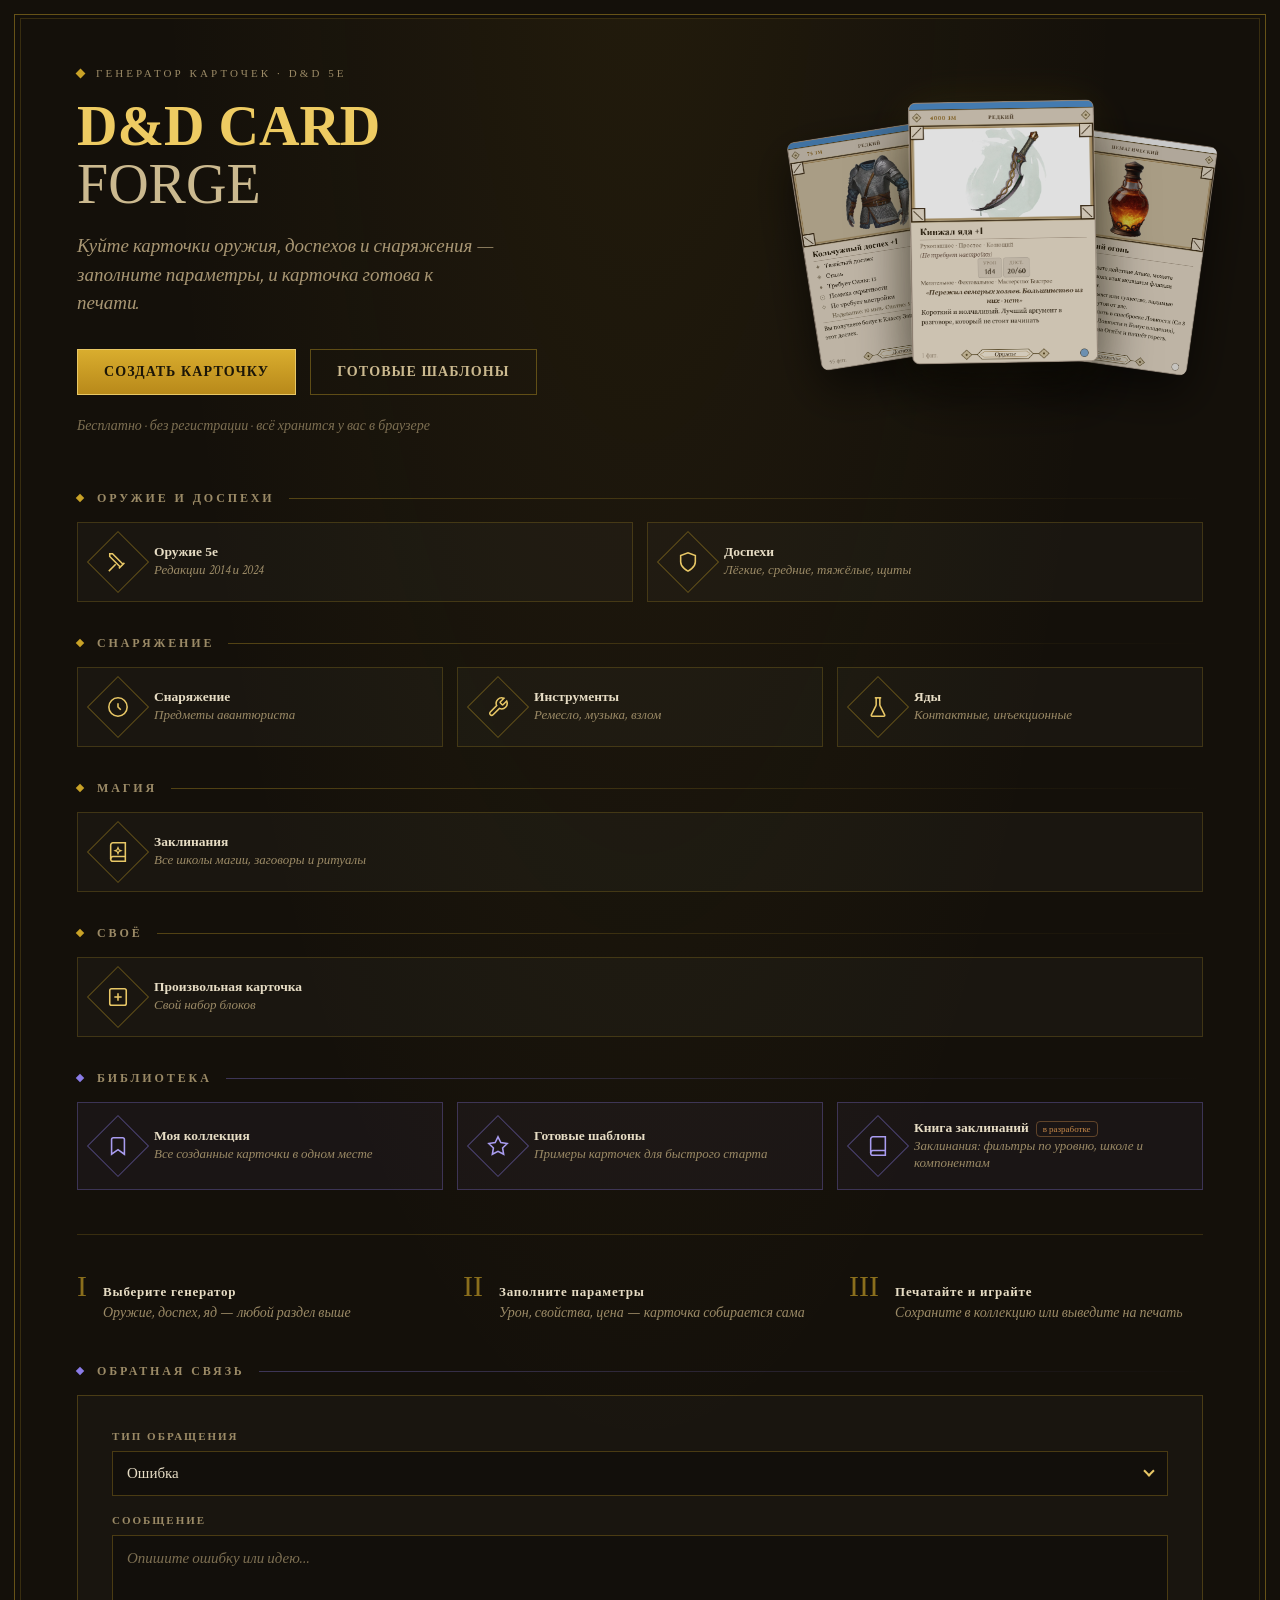
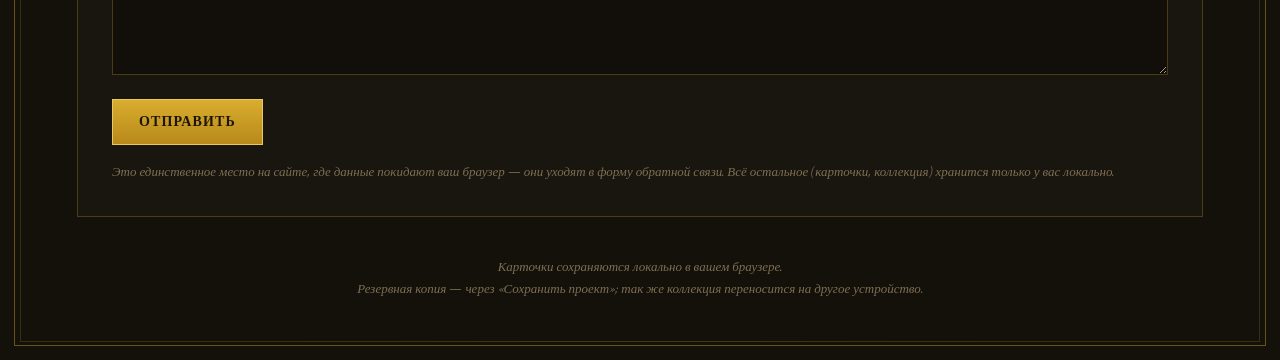
<file: index.html>
<!DOCTYPE html>
<html lang="ru">
<head>
<meta charset="UTF-8"/>
<meta name="viewport" content="width=device-width,initial-scale=1.0"/>
<title>D&D Card Forge — генераторы карточек</title>
<meta name="description" content="Бесплатный генератор карточек предметов для D&D 5e: оружие, доспехи, снаряжение, яды. Заполните параметры — карточка готова к печати. Без регистрации."/>
<meta name="theme-color" content="#111009"/>
<link rel="icon" type="image/svg+xml" href="favicon.svg"/>
<link rel="icon" type="image/png" sizes="32x32" href="favicon-32.png"/>
<link rel="apple-touch-icon" href="apple-touch-icon.png"/>
<meta property="og:type" content="website"/>
<meta property="og:url" content="https://iuchar.github.io/dnd-card-forge/"/>
<meta property="og:title" content="D&D Card Forge — генераторы карточек"/>
<meta property="og:description" content="Бесплатный генератор карточек предметов для D&D 5e: оружие, доспехи, снаряжение, яды. Заполните параметры — карточка готова к печати. Без регистрации."/>
<meta property="og:image" content="https://iuchar.github.io/dnd-card-forge/og-image.jpg"/>
<meta property="og:image:width" content="1200"/>
<meta property="og:image:height" content="630"/>
<link href="https://fonts.googleapis.com/css2?family=Crimson+Text:ital,wght@0,400;0,600;1,400;1,700&display=swap" rel="stylesheet"/>
<style>
*,*::before,*::after{box-sizing:border-box;margin:0;padding:0;}
:root{
  --bg:#14100a;
  --gold:#c9a227;--gold-l:#e8c766;--gold-xl:#eecb62;
  --text:#e6dcc4;--text2:#a89673;--text3:#9b8a66;--text4:#7d6f52;
  --accent:#8b7ce8;--accent-l:#a99cf0;
}
body{background:var(--bg);color:var(--text);font-family:'Crimson Text',Georgia,serif;min-height:100vh;padding:14px;}
a{color:inherit;}

.frame-outer{border:1px solid rgba(201,162,39,.45);padding:3px;min-height:calc(100vh - 28px);}
.frame-inner{border:1px solid rgba(201,162,39,.2);min-height:calc(100vh - 36px);max-width:1240px;margin:0 auto;
  padding:clamp(24px,4vw,48px) clamp(18px,4.5vw,56px) 40px;
  background:radial-gradient(ellipse at 50% -10%,rgba(201,162,39,.08),transparent 55%);}

/* ---- hero ---- */
.hero{display:flex;flex-wrap:wrap;gap:44px 56px;align-items:center;margin-bottom:clamp(36px,5vw,56px);}
.hero-text{flex:1 1 400px;min-width:0;}
.kicker{display:flex;align-items:center;gap:12px;margin-bottom:18px;}
.diamond{width:7px;height:7px;background:var(--gold);transform:rotate(45deg);flex-shrink:0;}
.kicker-lbl{font-family:'Times New Roman',Times,serif;font-size:11px;letter-spacing:.28em;color:var(--text3);}
h1{font-family:'Times New Roman',Times,serif;font-weight:700;/* у Times New Roman нет весов между 400 и 700 */font-size:clamp(36px,4.7vw,56px);line-height:1.04;color:var(--gold-xl);}
h1 span{font-weight:400;color:#cbb98f;}
.tagline{margin-top:20px;font-style:italic;font-size:19px;line-height:1.5;color:var(--text2);max-width:420px;}
.cta-row{display:flex;flex-wrap:wrap;gap:14px;margin-top:30px;}
.btn{display:inline-flex;align-items:center;gap:10px;font-family:'Times New Roman',Times,serif;font-size:14px;letter-spacing:.08em;
  padding:14px 26px;text-decoration:none;transition:all .15s;}
.btn-gold{background:linear-gradient(180deg,#d9ad2e,#b8891a);color:#1c1608;font-weight:700;border:1px solid var(--gold-l);}
.btn-gold:hover{filter:brightness(1.12);}
.btn-ghost{color:#cbb98f;font-weight:600;border:1px solid rgba(201,162,39,.4);}
.btn-ghost:hover{border-color:rgba(232,199,102,.8);color:var(--gold-l);}
.hero-note{margin-top:22px;font-size:14px;color:var(--text4);font-style:italic;}

/* ---- card fan ---- */
.fan{position:relative;width:400px;max-width:100%;height:300px;flex:0 1 auto;margin:0 auto;}
.fan img{position:absolute;border-radius:8px;
  transition:left .9s cubic-bezier(.45,0,.2,1),top .9s cubic-bezier(.45,0,.2,1),
  width .9s cubic-bezier(.45,0,.2,1),transform .9s cubic-bezier(.45,0,.2,1),filter .9s,box-shadow .9s;}
.fan img.slot-left{left:0;top:28px;width:164px;transform:rotate(-9deg);z-index:1;
  filter:brightness(.82) saturate(.92);box-shadow:0 20px 44px rgba(0,0,0,.55);}
.fan img.slot-center{left:107px;top:0;width:186px;transform:rotate(-1deg);z-index:2;
  filter:brightness(.88) saturate(.95);box-shadow:0 26px 56px rgba(0,0,0,.65),0 0 46px rgba(201,162,39,.14);}
.fan img.slot-right{left:236px;top:34px;width:164px;transform:rotate(8deg);z-index:1;
  filter:brightness(.82) saturate(.92);box-shadow:0 20px 44px rgba(0,0,0,.55);}
/* узкие экраны: веер сжимается внутрь контейнера (карты позиционированы от краёв) */
@media (max-width:460px){
  .fan{height:232px;}
  .fan img.slot-left{left:0;top:22px;width:118px;}
  .fan img.slot-center{left:50%;margin-left:-66px;width:132px;top:0;}
  .fan img.slot-right{left:auto;right:0;top:26px;width:118px;}
}

/* ---- sections ---- */
.sect{margin-bottom:34px;}
.sect-lbl{display:flex;align-items:center;gap:14px;margin:0 0 16px;}
.sect-lbl .diamond{width:6px;height:6px;}
.sect-lbl .diamond.violet{background:var(--accent);}
.sect-name{font-family:'Times New Roman',Times,serif;font-size:12px;font-weight:600;letter-spacing:.24em;color:var(--text3);}
.sect-rule{flex:1;height:1px;background:linear-gradient(90deg,rgba(201,162,39,.35),transparent);}
.sect-rule.violet{background:linear-gradient(90deg,rgba(139,124,232,.35),transparent);}
.grid{display:grid;grid-template-columns:repeat(auto-fit,minmax(250px,1fr));gap:14px;}
.grid.wide{grid-template-columns:repeat(auto-fit,minmax(280px,1fr));}

.tile{display:flex;align-items:center;gap:14px;padding:17px 18px;background:rgba(255,255,255,.025);
  border:1px solid rgba(201,162,39,.22);text-decoration:none;color:inherit;transition:all .15s;}
.tile:hover{background:rgba(201,162,39,.07);border-color:rgba(201,162,39,.55);}
.tile .ic{width:44px;height:44px;flex-shrink:0;display:flex;align-items:center;justify-content:center;
  border:1px solid rgba(201,162,39,.4);color:var(--gold-l);transform:rotate(45deg);}
.tile .ic svg{width:22px;height:22px;transform:rotate(-45deg);}
.tile-name{font-family:'Times New Roman',Times,serif;font-size:13.5px;font-weight:600;color:var(--text);}
.tile-badge{font-family:'Crimson Text',Georgia,serif;font-size:9px;font-weight:400;color:#c88a4a;border:0.5px solid rgba(200,138,74,.4);border-radius:4px;padding:1px 6px;margin-left:7px;white-space:nowrap;vertical-align:middle;text-transform:lowercase;}
.tile-desc{font-size:13px;font-style:italic;color:var(--text3);margin-top:2px;}
.tile.alt{background:rgba(139,124,232,.05);border-color:rgba(139,124,232,.3);}
.tile.alt:hover{background:rgba(139,124,232,.1);border-color:rgba(139,124,232,.6);}
.tile.alt .ic{border-color:rgba(139,124,232,.45);color:var(--accent-l);}

/* ---- how it works ---- */
.steps{border-top:1px solid rgba(201,162,39,.2);padding-top:34px;margin-bottom:40px;
  display:grid;grid-template-columns:repeat(auto-fit,minmax(260px,1fr));gap:28px 32px;}
.step{display:flex;gap:16px;align-items:baseline;}
.step-num{font-family:'Times New Roman',Times,serif;font-size:30px;color:rgba(201,162,39,.65);}
.step-name{font-family:'Times New Roman',Times,serif;font-size:13px;font-weight:600;letter-spacing:.06em;color:var(--text);}
.step-desc{font-size:14px;font-style:italic;color:var(--text3);margin-top:4px;line-height:1.4;}

.foot{text-align:center;font-size:13px;font-style:italic;color:var(--text4);line-height:1.7;}

/* ---- feedback ---- */
.fb{border:1px solid rgba(201,162,39,.28);background:rgba(255,255,255,.02);padding:clamp(20px,3.5vw,34px);}
.fb-row{margin-bottom:18px;}
.fb-lbl{display:block;font-family:'Times New Roman',Times,serif;font-size:11px;font-weight:600;letter-spacing:.18em;text-transform:uppercase;color:var(--text3);margin-bottom:9px;}
.fb-field{width:100%;background:rgba(0,0,0,.28);border:1px solid rgba(201,162,39,.3);color:var(--text);font-family:'Crimson Text',Georgia,serif;font-size:15px;padding:12px 14px;outline:none;transition:border-color .15s;}
.fb-field:focus{border-color:var(--gold-l);}
.fb-field::placeholder{color:var(--text4);font-style:italic;}
textarea.fb-field{min-height:140px;resize:vertical;line-height:1.5;}
.fb-cs{position:relative;}
.fb-cs-btn{width:100%;display:flex;align-items:center;justify-content:space-between;gap:10px;background:rgba(0,0,0,.28);border:1px solid rgba(201,162,39,.3);color:var(--text);font-family:'Crimson Text',Georgia,serif;font-size:15px;padding:12px 14px;cursor:pointer;text-align:left;transition:border-color .15s;}
.fb-cs-btn:hover,.fb-cs-btn.open{border-color:var(--gold-l);}
.fb-cs-chev{width:8px;height:8px;border-right:2px solid var(--gold-l);border-bottom:2px solid var(--gold-l);transform:translateY(-2px) rotate(45deg);transition:transform .15s;flex-shrink:0;}
.fb-cs-btn.open .fb-cs-chev{transform:translateY(2px) rotate(-135deg);}
.fb-cs-panel{position:absolute;left:0;right:0;top:calc(100% + 4px);z-index:30;background:#1c1610;border:1px solid rgba(201,162,39,.4);box-shadow:0 14px 32px rgba(0,0,0,.55);display:none;}
.fb-cs-panel.open{display:block;}
.fb-cs-opt{padding:11px 14px;font-family:'Crimson Text',Georgia,serif;font-size:15px;color:var(--text2);cursor:pointer;outline:none;transition:background .12s,color .12s;}
.fb-cs-opt:hover,.fb-cs-opt:focus{background:rgba(201,162,39,.12);color:var(--gold-l);}
.fb-cs-opt.on{color:var(--gold-l);}
.fb-other{margin-top:10px;display:none;}
.fb-other.show{display:block;}
.fb-hp{position:absolute!important;width:1px;height:1px;padding:0;margin:-1px;overflow:hidden;clip:rect(0,0,0,0);border:0;opacity:0;}
.fb-actions{display:flex;align-items:center;gap:18px;flex-wrap:wrap;margin-top:6px;}
button.btn{cursor:pointer;}
.fb-err{color:#d98c8c;font-size:13px;font-style:italic;display:none;}
.fb-note{margin-top:18px;font-size:13px;font-style:italic;color:var(--text4);line-height:1.5;}
.fb-thanks{text-align:center;padding:34px 16px;}
.fb-thanks-i{font-size:30px;color:var(--gold-l);line-height:1;}
.fb-thanks-t{font-family:'Times New Roman',Times,serif;font-size:22px;color:var(--gold-xl);margin-top:12px;}
.fb-thanks-s{font-style:italic;font-size:15px;color:var(--text2);margin-top:8px;}
.fb-thanks-timer{margin-top:16px;font-family:'Times New Roman',Times,serif;font-size:11px;letter-spacing:.1em;color:var(--text4);}
.fb-thanks-timer b{color:var(--gold-l);font-weight:600;}

@media (prefers-reduced-motion:reduce){
  *,*::before,*::after{animation-duration:.01ms!important;animation-iteration-count:1!important;transition-duration:.01ms!important;scroll-behavior:auto!important;}
}
</style>
</head>
<body>
<div class="frame-outer"><div class="frame-inner">

  <!-- hero -->
  <div class="hero">
    <div class="hero-text">
      <div class="kicker"><div class="diamond"></div><div class="kicker-lbl">ГЕНЕРАТОР КАРТОЧЕК · D&amp;D 5E</div></div>
      <h1>D&amp;D CARD<br/><span>FORGE</span></h1>
      <p class="tagline">Куйте карточки оружия, доспехов и снаряжения — заполните параметры, и карточка готова к печати.</p>
      <div class="cta-row">
        <a class="btn btn-gold" href="weapon.html">СОЗДАТЬ КАРТОЧКУ</a>
        <a class="btn btn-ghost" href="templates.html">ГОТОВЫЕ ШАБЛОНЫ</a>
      </div>
      <div class="hero-note">Бесплатно · без регистрации · всё хранится у вас в браузере</div>
    </div>
    <div class="fan" id="cardFan">
      <img class="slot-left"   src="cards/card-armor.png"  alt="Карточка: Кольчужный доспех +1"/>
      <img class="slot-center" src="cards/card-dagger.png" alt="Карточка: Кинжал яда +1"/>
      <img class="slot-right"  src="cards/card-fire.png"   alt="Карточка: Алхимический огонь"/>
    </div>
  </div>

  <!-- weapons & armor -->
  <div class="sect">
    <div class="sect-lbl"><div class="diamond"></div><div class="sect-name">ОРУЖИЕ И ДОСПЕХИ</div><div class="sect-rule"></div></div>
    <div class="grid">
      <a class="tile" href="weapon.html">
        <div class="ic"><svg viewBox="0 0 24 24" fill="none" stroke="currentColor" stroke-width="1.7"><path d="M14.5 17.5L3 6V3h3l11.5 11.5"/><path d="M13 19l6-6"/><path d="M2 22l7.5-7.5"/></svg></div>
        <div><div class="tile-name">Оружие 5e</div><div class="tile-desc">Редакции 2014 и 2024</div></div>
      </a>
      <a class="tile" href="armor.html">
        <div class="ic"><svg viewBox="0 0 24 24" fill="none" stroke="currentColor" stroke-width="1.7"><path d="M12 22s8-4 8-10V5l-8-3-8 3v7c0 6 8 10 8 10z"/></svg></div>
        <div><div class="tile-name">Доспехи</div><div class="tile-desc">Лёгкие, средние, тяжёлые, щиты</div></div>
      </a>
    </div>
  </div>

  <!-- equipment -->
  <div class="sect">
    <div class="sect-lbl"><div class="diamond"></div><div class="sect-name">СНАРЯЖЕНИЕ</div><div class="sect-rule"></div></div>
    <div class="grid">
      <a class="tile" href="equipment.html">
        <div class="ic"><svg viewBox="0 0 24 24" fill="none" stroke="currentColor" stroke-width="1.7"><circle cx="12" cy="12" r="10"/><path d="M12 8v4l3 3"/></svg></div>
        <div><div class="tile-name">Снаряжение</div><div class="tile-desc">Предметы авантюриста</div></div>
      </a>
      <a class="tile" href="tools.html">
        <div class="ic"><svg viewBox="0 0 24 24" fill="none" stroke="currentColor" stroke-width="1.7"><path d="M14.7 6.3a1 1 0 0 0 0 1.4l1.6 1.6a1 1 0 0 0 1.4 0l3.77-3.77a6 6 0 0 1-7.94 7.94l-6.91 6.91a2.12 2.12 0 0 1-3-3l6.91-6.91a6 6 0 0 1 7.94-7.94l-3.76 3.76z"/></svg></div>
        <div><div class="tile-name">Инструменты</div><div class="tile-desc">Ремесло, музыка, взлом</div></div>
      </a>
      <a class="tile" href="poisons.html">
        <div class="ic"><svg viewBox="0 0 24 24" fill="none" stroke="currentColor" stroke-width="1.7"><path d="M10 2v7.527a2 2 0 0 1-.211.896L4.72 20.55a1 1 0 0 0 .9 1.45h12.76a1 1 0 0 0 .9-1.45l-5.069-10.127A2 2 0 0 1 14 9.527V2"/><line x1="8.5" y1="2" x2="15.5" y2="2"/></svg></div>
        <div><div class="tile-name">Яды</div><div class="tile-desc">Контактные, инъекционные</div></div>
      </a>
    </div>
  </div>

  <!-- library -->
  <!-- magic -->
  <div class="sect">
    <div class="sect-lbl"><div class="diamond"></div><div class="sect-name">МАГИЯ</div><div class="sect-rule"></div></div>
    <div class="grid">
      <a class="tile" href="spells.html">
        <div class="ic"><svg viewBox="0 0 24 24" fill="none" stroke="currentColor" stroke-width="1.7"><path d="M4 19.5A2.5 2.5 0 0 1 6.5 17H20"/><path d="M6.5 2H20v20H6.5A2.5 2.5 0 0 1 4 19.5v-15A2.5 2.5 0 0 1 6.5 2z"/><path d="M12 7l1 2.5L15.5 10.5 13 11.5 12 14l-1-2.5L8.5 10.5 11 9.5z" stroke-width="1.2"/></svg></div>
        <div><div class="tile-name">Заклинания</div><div class="tile-desc">Все школы магии, заговоры и ритуалы</div></div>
      </a>
    </div>
  </div>

  <!-- custom -->
  <div class="sect">
    <div class="sect-lbl"><div class="diamond"></div><div class="sect-name">СВОЁ</div><div class="sect-rule"></div></div>
    <div class="grid">
      <a class="tile" href="custom.html">
        <div class="ic"><svg viewBox="0 0 24 24" fill="none" stroke="currentColor" stroke-width="1.7"><rect x="3" y="3" width="18" height="18" rx="2"/><line x1="12" y1="8" x2="12" y2="16"/><line x1="8" y1="12" x2="16" y2="12"/></svg></div>
        <div><div class="tile-name">Произвольная карточка</div><div class="tile-desc">Свой набор блоков</div></div>
      </a>
    </div>
  </div>

  <div class="sect" style="margin-bottom:44px;">
    <div class="sect-lbl"><div class="diamond violet"></div><div class="sect-name">БИБЛИОТЕКА</div><div class="sect-rule violet"></div></div>
    <div class="grid wide">
      <a class="tile alt" href="collection.html">
        <div class="ic"><svg viewBox="0 0 24 24" fill="none" stroke="currentColor" stroke-width="1.7"><path d="M19 21l-7-5-7 5V5a2 2 0 0 1 2-2h10a2 2 0 0 1 2 2z"/></svg></div>
        <div><div class="tile-name">Моя коллекция</div><div class="tile-desc">Все созданные карточки в одном месте</div></div>
      </a>
      <a class="tile alt" href="templates.html">
        <div class="ic"><svg viewBox="0 0 24 24" fill="none" stroke="currentColor" stroke-width="1.7"><polygon points="12 2 15.09 8.26 22 9.27 17 14.14 18.18 21.02 12 17.77 5.82 21.02 7 14.14 2 9.27 8.91 8.26 12 2"/></svg></div>
        <div><div class="tile-name">Готовые шаблоны</div><div class="tile-desc">Примеры карточек для быстрого старта</div></div>
      </a>
      <a class="tile alt" href="spellbook.html">
        <div class="ic"><svg viewBox="0 0 24 24" fill="none" stroke="currentColor" stroke-width="1.7"><path d="M4 19.5A2.5 2.5 0 0 1 6.5 17H20"/><path d="M6.5 2H20v20H6.5A2.5 2.5 0 0 1 4 19.5v-15A2.5 2.5 0 0 1 6.5 2z"/></svg></div>
        <div><div class="tile-name">Книга заклинаний<span class="tile-badge">в разработке</span></div><div class="tile-desc">Заклинания: фильтры по уровню, школе и компонентам</div></div>
      </a>
    </div>
  </div>

  <!-- how it works -->
  <div class="steps">
    <div class="step"><div class="step-num">I</div><div><div class="step-name">Выберите генератор</div><div class="step-desc">Оружие, доспех, яд — любой раздел выше</div></div></div>
    <div class="step"><div class="step-num">II</div><div><div class="step-name">Заполните параметры</div><div class="step-desc">Урон, свойства, цена — карточка собирается сама</div></div></div>
    <div class="step"><div class="step-num">III</div><div><div class="step-name">Печатайте и играйте</div><div class="step-desc">Сохраните в коллекцию или выведите на печать</div></div></div>
  </div>

  <!-- feedback -->
  <div class="sect" id="feedback" style="margin-bottom:40px;">
    <div class="sect-lbl"><div class="diamond violet"></div><div class="sect-name">ОБРАТНАЯ СВЯЗЬ</div><div class="sect-rule violet"></div></div>
    <div class="fb">
      <iframe name="fb-target" id="fb-target" style="display:none" title="Отправка формы"></iframe>
      <form id="fb-form" action="https://docs.google.com/forms/d/e/1FAIpQLSeGg21Ed5wm-CiQkdRIGK_ZjVesQP3U2_CXyL6CTlXhVoMiyA/formResponse" method="POST" target="fb-target">
        <div class="fb-row">
          <label class="fb-lbl" id="fb-type-lbl">Тип обращения</label>
          <div class="fb-cs" id="fb-cs">
            <button type="button" class="fb-cs-btn" id="fb-cs-btn" aria-haspopup="listbox" aria-expanded="false">
              <span id="fb-cs-lbl">Ошибка</span><span class="fb-cs-chev"></span>
            </button>
            <div class="fb-cs-panel" id="fb-cs-panel" role="listbox" aria-labelledby="fb-type-lbl">
              <div class="fb-cs-opt on" role="option" tabindex="0" data-v="Ошибка">Ошибка</div>
              <div class="fb-cs-opt" role="option" tabindex="0" data-v="Идея">Идея</div>
              <div class="fb-cs-opt" role="option" tabindex="0" data-v="__other_option__">Другое — своя тема</div>
            </div>
          </div>
          <input type="hidden" name="entry.1049923821" id="fb-type-val" value="Ошибка"/>
          <input class="fb-field fb-other" type="text" id="fb-other" aria-label="Своя тема обращения" name="entry.1049923821.other_option_response" placeholder="Ваша тема сообщения…" maxlength="100" disabled/>
        </div>
        <div class="fb-row">
          <label class="fb-lbl" for="fb-msg">Сообщение</label>
          <textarea class="fb-field" id="fb-msg" name="entry.227853107" required maxlength="3000" placeholder="Опишите ошибку или идею…"></textarea>
        </div>
        <input class="fb-hp" type="text" name="_gotcha" tabindex="-1" autocomplete="off" aria-hidden="true"/>
        <div class="fb-actions">
          <button class="btn btn-gold" type="submit">ОТПРАВИТЬ</button>
          <span class="fb-err" id="fb-err">Напишите сообщение перед отправкой.</span>
        </div>
        <div class="fb-note">Это единственное место на сайте, где данные покидают ваш браузер — они уходят в форму обратной связи. Всё остальное (карточки, коллекция) хранится только у вас локально.</div>
      </form>
      <div class="fb-thanks" id="fb-thanks" style="display:none">
        <div class="fb-thanks-i">✦</div>
        <div class="fb-thanks-t">Спасибо!</div>
        <div class="fb-thanks-s">Сообщение отправлено — мы учтём его в развитии проекта.</div>
        <div class="fb-thanks-timer">Возврат к форме через <b id="fb-count">10</b> с…</div>
      </div>
    </div>
  </div>

  <div class="foot">
    Карточки сохраняются локально в вашем браузере.<br/>
    Резервная копия — через «Сохранить проект»; так же коллекция переносится на другое устройство.
  </div>

</div></div>

<script>
/* Ротация карточек в hero: поставьте true, чтобы включить */
var ROTATE_CARDS = false;
var ROTATE_INTERVAL_MS = 3200;

(function () {
  if (!ROTATE_CARDS) return;
  if (window.matchMedia('(prefers-reduced-motion: reduce)').matches) return;
  var slots = ['slot-left', 'slot-center', 'slot-right'];
  var imgs = document.querySelectorAll('#cardFan img');
  var offset = 0;
  setInterval(function () {
    offset = (offset + 1) % 3;
    imgs.forEach(function (img, i) {
      img.className = slots[(i + offset) % 3];
    });
  }, ROTATE_INTERVAL_MS);
})();

/* Форма обратной связи → Google Forms (POST в скрытый iframe, без перезагрузки) */
(function(){
  var form=document.getElementById('fb-form');
  if(!form)return;
  var frame=document.getElementById('fb-target'),thanks=document.getElementById('fb-thanks'),
      msg=document.getElementById('fb-msg'),err=document.getElementById('fb-err'),cnt=document.getElementById('fb-count'),
      csBtn=document.getElementById('fb-cs-btn'),csPanel=document.getElementById('fb-cs-panel'),csLbl=document.getElementById('fb-cs-lbl'),
      typeVal=document.getElementById('fb-type-val'),other=document.getElementById('fb-other'),
      opts=csPanel.querySelectorAll('.fb-cs-opt'),timer=null,sent=false;

  /* --- кастомный список в стиле сайта --- */
  function csOpen(o){csPanel.classList.toggle('open',o);csBtn.classList.toggle('open',o);csBtn.setAttribute('aria-expanded',o?'true':'false');}
  function selectType(v,label){
    typeVal.value=v;
    csLbl.textContent=(v==='__other_option__')?'Другое':label;
    [].forEach.call(opts,function(op){op.classList.toggle('on',op.getAttribute('data-v')===v);});
    var isOther=(v==='__other_option__');
    other.classList.toggle('show',isOther);
    other.disabled=!isOther;
    if(isOther){setTimeout(function(){other.focus();},30);}else{other.value='';}
  }
  csBtn.addEventListener('click',function(e){e.stopPropagation();csOpen(!csPanel.classList.contains('open'));});
  csPanel.addEventListener('click',function(e){e.stopPropagation();});
  [].forEach.call(opts,function(op){
    function pick(){selectType(op.getAttribute('data-v'),op.textContent);csOpen(false);csBtn.focus();}
    op.addEventListener('click',function(e){e.stopPropagation();pick();});
    op.addEventListener('keydown',function(e){if(e.key==='Enter'||e.key===' '){e.preventDefault();pick();}});
  });
  document.addEventListener('click',function(){csOpen(false);});
  document.addEventListener('keydown',function(e){if(e.key==='Escape'&&csPanel.classList.contains('open')){csOpen(false);csBtn.focus();}});

  /* --- отправка / «спасибо» / авто-возврат --- */
  function showErr(t){err.textContent=t;err.style.display='inline';}
  function backToForm(){
    if(timer){clearInterval(timer);timer=null;}
    thanks.style.display='none';
    form.style.display='';
    form.reset();
    selectType('Ошибка','Ошибка');
    err.style.display='none';
    sent=false;
  }
  form.addEventListener('submit',function(e){
    var hp=form.querySelector('.fb-hp');
    if(hp&&hp.value){e.preventDefault();return;}          /* honeypot */
    if(!msg.value.trim()){e.preventDefault();showErr('Напишите сообщение перед отправкой.');msg.focus();return;}
    if(typeVal.value==='__other_option__'&&!other.value.trim()){e.preventDefault();showErr('Укажите свою тему для варианта «Другое».');other.focus();return;}
    err.style.display='none';
    sent=true;                                            /* дальше форма уходит в скрытый iframe */
  });
  frame.addEventListener('load',function(){
    if(!sent)return;                                      /* первая (пустая) загрузка iframe — игнор */
    form.style.display='none';
    thanks.style.display='';
    var n=10;cnt.textContent=n;
    if(timer)clearInterval(timer);
    timer=setInterval(function(){n--;if(n<=0){backToForm();return;}cnt.textContent=n;},1000);
  });
})();
</script>
</body>
</html>
</file>
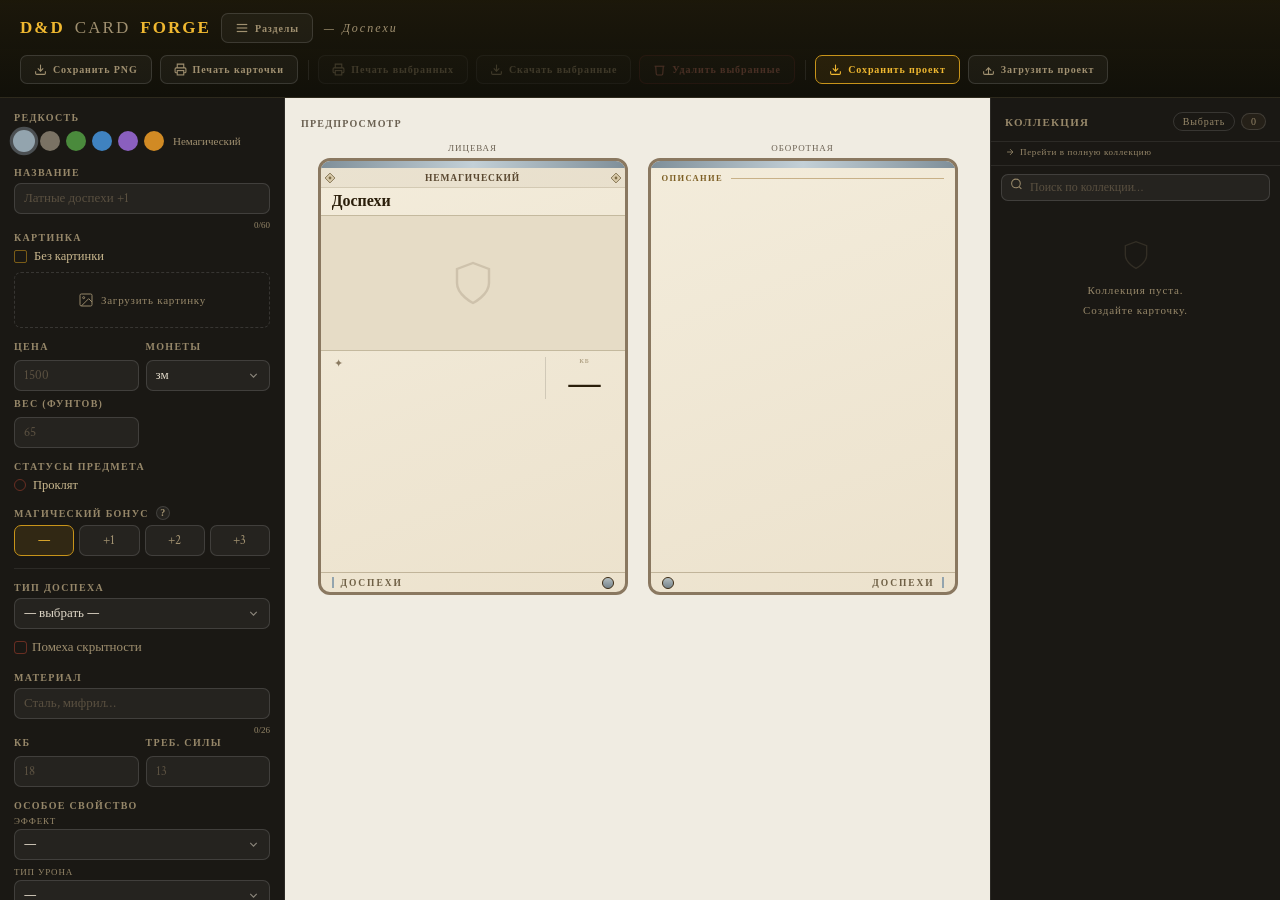
<file: armor.html>
<!DOCTYPE html>
<html lang="ru">
<head>
<meta charset="UTF-8"/>
<meta name="viewport" content="width=device-width,initial-scale=1.0"/>
<title>D&amp;D Card Forge — Доспехи</title>
<meta name="description" content="Генератор карточек доспехов D&D 5e: лёгкие, средние, тяжёлые, щиты. КБ считается автоматически. Печать в размере игральной карты."/>
<meta name="theme-color" content="#111009"/>
<link rel="icon" type="image/svg+xml" href="favicon.svg"/>
<link rel="icon" type="image/png" sizes="32x32" href="favicon-32.png"/>
<link rel="apple-touch-icon" href="apple-touch-icon.png"/>
<meta property="og:type" content="website"/>
<meta property="og:url" content="https://iuchar.github.io/dnd-card-forge/armor.html"/>
<meta property="og:title" content="D&D Card Forge — Доспехи"/>
<meta property="og:description" content="Генератор карточек доспехов D&D 5e: лёгкие, средние, тяжёлые, щиты. КБ считается автоматически. Печать в размере игральной карты."/>
<meta property="og:image" content="https://iuchar.github.io/dnd-card-forge/og-image.jpg"/>
<meta property="og:image:width" content="1200"/>
<meta property="og:image:height" content="630"/>
<link href="https://fonts.googleapis.com/css2?family=Crimson+Text:ital,wght@0,400;0,600;1,400;1,700&display=swap" rel="stylesheet"/>
<script src="lib/html2canvas.min.js" defer></script>
<script src="lib/jszip.min.js" defer></script>
<script src="lib/jspdf.umd.min.js" defer></script>
<style>
/* ═══ ОБЩИЙ ХРОМ ВСЕХ СТРАНИЦ ═══
   Тема, сброс, шапка, навигация, тосты, видимый фокус — одинаково на генераторах
   и в галереях. Раньше эти правила лежали копиями в styles.css и gallery-styles.css
   и успели разойтись: правка в одном файле не доезжала до другого.
   Подключать ПЕРВЫМ, до styles.css / gallery-styles.css. */

*,*::before,*::after{box-sizing:border-box;margin:0;padding:0;}
html{font-size:15px;height:100%;overflow:hidden;}
body{background:var(--bg);color:var(--text);font-family:'Crimson Text',Georgia,serif;height:100%;display:flex;flex-direction:column;overflow:hidden;}
.header{padding:13px 20px;display:flex;align-items:center;justify-content:space-between;border-bottom:0.5px solid var(--border);background:linear-gradient(to bottom,rgba(200,148,26,.06),transparent);gap:12px;flex-wrap:wrap;flex-shrink:0;}
.logo{font-family:'Times New Roman',Times,serif;font-size:17px;font-weight:700;letter-spacing:.12em;color:var(--gold-l);white-space:nowrap;}
/* Пояснение про редакции у подзаголовка страницы. Шапка обязана оставаться в
   одну строку: перенос выталкивает кнопки действий вниз и поднимает её высоту
   втрое. Поэтому подпись мельче, не переносится, а на узком экране прячется —
   в строке разделов год и так написан на кнопках. */
.hdr-note{font-size:11px;color:var(--text3);white-space:nowrap;}
/* 1240px — замер: при 1280 подпись кончается на 895, кнопки начинаются с 938 */
@media (max-width:1240px){.hdr-note{display:none;}}
.logo span{color:var(--text2);font-weight:400;}
.hbtn:hover{background:rgba(255,255,255,.09);color:var(--text);}
.hbtn svg{width:13px;height:13px;flex-shrink:0;}
.nav-wrap{position:relative;flex-shrink:0;}
.nav-toggle svg{width:14px;height:14px;flex-shrink:0;}
.nav-toggle:hover,.nav-toggle.open{background:rgba(255,255,255,.09);color:var(--text);}
.nav-menu{position:absolute;top:calc(100% + 8px);left:0;width:230px;background:var(--bg2);border:0.5px solid var(--border2);border-radius:10px;padding:6px;box-shadow:0 8px 32px rgba(0,0,0,.55);z-index:300;display:none;max-height:460px;overflow-y:auto;scrollbar-width:thin;scrollbar-color:var(--bg4) transparent;}
.nav-menu.open{display:block;}
.nav-item{display:flex;align-items:center;gap:8px;padding:7px 10px;border-radius:6px;font-family:'Times New Roman',Times,serif;font-size:10px;letter-spacing:.07em;color:var(--text2);cursor:pointer;transition:all .13s;text-decoration:none;}
.nav-item > svg{flex-shrink:0;}
.nav-item:hover{background:rgba(255,255,255,.06);color:var(--text);}
.nav-item.nav-active{background:rgba(200,148,26,.12);color:var(--gold-l);border:0.5px solid rgba(200,148,26,.2);}
.nav-item.nav-disabled{color:#5a5040;cursor:default;pointer-events:none;font-size:9.5px;padding:5px 10px;}
.nav-sep{height:0.5px;background:var(--border);margin:5px 4px;}
.nav-badge{margin-left:auto;font-family:'Crimson Text',Georgia,serif;font-size:8.5px;letter-spacing:.02em;color:#c88a4a;border:0.5px solid rgba(200,138,74,.4);border-radius:4px;padding:1px 5px;text-transform:lowercase;flex-shrink:0;}
.toast.show{transform:translateX(-50%) translateY(0);}
:root{
  --bg:#111009;--bg2:#1a1814;--bg3:#252018;--bg4:#2e2a20;
  --border:rgba(255,255,255,0.08);--border2:rgba(255,255,255,0.13);
  --text:#e0d8c8;--text2:#a09070;--text3:#968769;
  --gold:#c8941a;--gold-l:#f0b830;
  --accent:#4a3fa0;--accent-l:#8070e0;
  --ca:#f5f5f5;
  --r:10px;
}
.nav-toggle{padding:7px 13px;font-family:'Times New Roman',Times,serif;font-size:10px;font-weight:600;letter-spacing:.09em;cursor:pointer;border:0.5px solid var(--border2);border-radius:7px;background:rgba(255,255,255,.04);color:var(--text2);transition:all .14s;display:flex;align-items:center;gap:6px;white-space:nowrap;}
.nav-section-lbl{font-family:'Times New Roman',Times,serif;font-size:8px;letter-spacing:.18em;text-transform:uppercase;color:var(--text3);padding:5px 10px 3px;pointer-events:none;}
:focus-visible{outline:2px solid var(--gold-l,#f0b830);outline-offset:2px;border-radius:3px;}
/* Обводку гасим только там, где она пришла НЕ с клавиатуры: :focus-visible выше
   остаётся видимым. Обе строки лежали копиями в ядах и инструментах. */
html:focus,body:focus{outline:none;}
button:focus:not(:focus-visible){outline:none;}
.si:focus-visible,.coll-search:focus-visible,textarea:focus-visible{outline:none;}
.si:focus-visible{border-color:var(--gold-l,#f0b830);border-width:1.5px;}
.coll-search:focus-visible{border-color:var(--accent-l);border-width:1.5px;}
.rp:focus-visible{outline-offset:3px;}
/* Кнопки шапки (.hbtn) — общие для генераторов и галерей; text-decoration
   нужен галереям, где .hbtn висит на ссылках */
.hbtn{padding:7px 13px;font-family:'Times New Roman',Times,serif;font-size:10px;font-weight:600;letter-spacing:.09em;cursor:pointer;border:0.5px solid var(--border2);border-radius:7px;background:rgba(255,255,255,.04);color:var(--text2);transition:all .14s;display:flex;align-items:center;gap:6px;white-space:nowrap;text-decoration:none;}
.hbtn.gold{border-color:var(--gold);background:rgba(200,148,26,.1);color:var(--gold-l);}
.hbtn.gold:hover{background:rgba(200,148,26,.2);}
.hbtn:disabled{opacity:.3;cursor:default;pointer-events:none;}
.hbtn.danger{border-color:rgba(220,60,60,.25);color:#c07060;}
.hbtn.danger:not(:disabled):hover{background:rgba(220,60,60,.1);color:#e08070;border-color:rgba(220,60,60,.4);}
.hbtn-sep{width:0.5px;height:20px;background:var(--border);margin:0 2px;flex-shrink:0;}


.header-btns{display:flex;gap:8px;align-items:center;flex-wrap:wrap;}

.layout{display:flex;flex:1;min-height:0;overflow:hidden;}
.sb{width:285px;flex-shrink:0;background:var(--bg2);border-right:0.5px solid var(--border);padding:14px 14px 32px;overflow-y:auto;scrollbar-width:thin;scrollbar-color:var(--bg4) transparent;}
.sb::-webkit-scrollbar{width:4px;}
.sb::-webkit-scrollbar-thumb{background:var(--bg4);border-radius:2px;}
.lbl{display:block;font-family:'Times New Roman',Times,serif;font-size:10px;font-weight:600;letter-spacing:.13em;text-transform:uppercase;color:var(--text3);margin:13px 0 5px;}
/* подпись поля кликабельна: label[for] ставит курсор в поле и озвучивает его имя */
label.lbl{cursor:pointer;}
.si{width:100%;background:rgba(255,255,255,.05);border:0.5px solid var(--border2);border-radius:7px;color:var(--text);font-family:'Crimson Text',Georgia,serif;font-size:13px;padding:6px 9px;accent-color:var(--gold);outline:none;transition:border-color .15s;}
.si:focus{border-color:var(--gold);}
.si::placeholder{color:#5a5040;}
input[type=checkbox]{accent-color:var(--gold);}
select.si{cursor:pointer;}
select.si option{background:var(--bg2);color:var(--text);}
select.si option:checked{background:var(--gold);color:#1a1208;}
select.si option:hover{background:var(--gold);color:#1a1208;}
/* кастомные выпадашки (вместо нативного select) */
.cs-wrap{position:relative;}
.cs-btn{width:100%;display:flex;align-items:center;justify-content:space-between;gap:8px;background:rgba(255,255,255,.05);border:0.5px solid var(--border2);border-radius:7px;color:var(--text);font-family:'Crimson Text',Georgia,serif;font-size:13px;padding:6px 9px;cursor:pointer;text-align:left;transition:border-color .15s;}
.cs-btn.open{border-color:var(--gold);}
.cs-lbl{flex:1;overflow:hidden;text-overflow:ellipsis;white-space:nowrap;}
.cs-chev{width:13px;height:13px;flex-shrink:0;opacity:.55;transition:transform .15s;}
.cs-btn.open .cs-chev{transform:rotate(180deg);}
.cs-panel{position:absolute;top:calc(100% + 4px);left:0;right:0;background:var(--bg2);border:0.5px solid var(--border2);border-radius:8px;box-shadow:0 8px 28px rgba(0,0,0,.55);z-index:400;display:none;max-height:260px;overflow-y:auto;padding:3px;scrollbar-width:thin;scrollbar-color:var(--bg4) transparent;}
.cs-panel.open{display:block;}
.cs-opt{padding:7px 10px;font-family:'Crimson Text',Georgia,serif;font-size:13px;color:var(--text2);cursor:pointer;border-radius:5px;white-space:nowrap;overflow:hidden;text-overflow:ellipsis;}
.cs-opt:hover{background:linear-gradient(90deg,rgba(255,255,255,.12),rgba(255,255,255,0));color:var(--text);}
.cs-opt.on{background:rgba(200,148,26,.13);color:var(--gold-l);}

textarea.si{resize:vertical;min-height:68px;line-height:1.5;}
.row2{display:grid;grid-template-columns:1fr 1fr;gap:7px;}
.sf{display:flex;flex-direction:column;gap:3px;}
/* Поле, стоящее сразу под парой .row2: без отступа его подпись липнет к
   селекту предыдущей строки и читается как часть той пары. 8px — тот же
   воздух, что .lbl оставляет над собой в пересчёте на мелкую подпись .sl. */
.sf-gap{margin-top:8px;}
/* Настройка и Проклятие — два статуса предмета в одну строку, единым блоком
   во всех генераторах: под ценой и весом, перед магическим бонусом.
   Оправы у пары нет: строка устроена как «Концентрация / Ритуал» у заклинаний —
   голые подписи со знаком-печатью, разделённые воздухом. Вес даёт сам знак и
   окраска подписи, капсула оказалась лишней. */
.flags-row{display:flex;gap:14px;align-items:center;margin:0 0 6px;flex-wrap:wrap;}
.flags-row .noimg-toggle{margin-bottom:0;}
/* «Загрузить проект»: input был display:none и выпадал из таб-порядка, а label
   сам не фокусируется — кнопку проскакивало. Теперь input прозрачно накрывает
   label, поэтому фокусируется штатно; обводку рисуем на самом label. */
.hbtn-upload{position:relative;cursor:pointer;}
.hbtn-file{position:absolute;inset:0;width:100%;height:100%;opacity:0;cursor:pointer;}
.hbtn-upload:has(.hbtn-file:focus-visible){outline:2px solid var(--gold-l);outline-offset:2px;}
/* Галка со словом в сайдбаре (свойства оружия, доспехов, заклинаний). Базовые
   правила были тремя копиями в этих страницах; локально осталась только
   разница: у оружия строки плотнее, у заклинаний выше пальцевая цель. */
.pcb{display:flex;align-items:center;gap:5px;cursor:pointer;padding:3px 0;}
.pcb span{font-size:13px;color:var(--text2);}

/* ═══ ЗНАКИ ЧЕКБОКСОВ ═══
   Сам input становится знаком: appearance:none снимает системную отрисовку и
   разрешает псевдоэлементы. Разметку не трогаем, поэтому знак получают и те
   чекбоксы, которые создаёт скрипт: свойства оружия, блоки произвольной
   карточки. Элемент остаётся настоящим чекбоксом — Tab, пробел и озвучивание
   работают как прежде.
   Цвет семейства живёт в переменных на label: --mk для знака, --mk-on для
   подписи включённого пункта. */
.sb label{--mk:var(--gold);--mk-on:var(--gold-l);}
.sb input[type=checkbox]{
  appearance:none;-webkit-appearance:none;
  width:13px;height:13px;margin:0;flex-shrink:0;cursor:pointer;position:relative;
  display:inline-flex;align-items:center;justify-content:center;
  color:var(--mk);opacity:.55;
  border:1.5px solid currentColor;border-radius:50%;background:transparent;
  transition:opacity .14s,background .14s,border-color .14s;
}
/* знак по умолчанию — звено: кольцо, в котором появляется сердцевина */
.sb input[type=checkbox]::before{
  content:'';width:4px;height:4px;border-radius:50%;background:transparent;
}
.sb input[type=checkbox]:checked{opacity:1;}
.sb input[type=checkbox]:checked::before{background:currentColor;}
/* включённый пункт красится целиком: знак и подпись */
.sb label:has(input[type=checkbox]:checked) span{color:var(--mk-on);}
/* винные семейства */
.sb label:has(#fcursed),.sb label:has(#fritual),.sb label:has(#fstealth){
  --mk:#a8402f;--mk-on:#e8b6a9;
}

/* ── печать: статусы предмета и пара «концентрация / ритуал» ── */
.sb input#fcursed,.sb input#fattune,.sb input#fconc,.sb input#fritual{
  width:12px;height:12px;border-width:1px;
}
.sb input#fcursed::before,.sb input#fattune::before,
.sb input#fconc::before,.sb input#fritual::before{content:none;}
.sb input#fcursed:checked,.sb input#fattune:checked,
.sb input#fconc:checked,.sb input#fritual:checked{
  background:currentColor;
  box-shadow:inset 0 2px 2px rgba(255,255,255,.45),inset 0 -2px 3px rgba(0,0,0,.35);
}

/* ── крест: «Без картинки» ── */
.sb input#f-noimg{
  border-radius:2px;border-width:1px;
  font-family:'Times New Roman',Times,serif;font-size:11px;line-height:1;
}
.sb input#f-noimg::before{
  content:'✕';width:auto;height:auto;background:none;border-radius:0;opacity:0;
}
.sb input#f-noimg:checked::before{opacity:1;background:none;}

/* ── рамка: помеха скрытности ──
   Скобы из двух уголков рядом с остальными знаками читались как «ничего»:
   это единственная галка, у которой не было замкнутого контура. Замкнули —
   небольшая прямоугольная рамка со скруглением, внутри проступает ядро. */
.sb input#fstealth{border-radius:3px;border-width:1px;}
.sb input#fstealth::before{width:5px;height:5px;border-radius:1px;}

/* ── око: типы яда ── */
.sb #fptype-wrap input[type=checkbox]{border-width:1px;}
.sb #fptype-wrap input[type=checkbox]::before{
  width:5px;height:5px;border-radius:0;transform:rotate(45deg);
  border:1px solid currentColor;background:transparent;
}
.sb #fptype-wrap input[type=checkbox]:checked::before{background:currentColor;}

/* ── гранёный камень: компоненты В / С / М ── */
.sb input#fcv,.sb input#fcs,.sb input#fcm{
  border:0;border-radius:0;background:currentColor;opacity:.35;
  clip-path:polygon(50% 0,100% 26%,100% 74%,50% 100%,0 74%,0 26%);
}
.sb input#fcv::before,.sb input#fcs::before,.sb input#fcm::before{content:none;}
.sb input#fcv:checked,.sb input#fcs:checked,.sb input#fcm:checked{opacity:1;}

/* ── клеймо: «Нумерованный» в редакторе блоков ── */
.sb .blk-ck input[type=checkbox][data-f="ordered"]{
  border-radius:3px;border-width:1px;background:rgba(230,220,198,.10);
  font-family:'Times New Roman',Times,serif;font-size:11px;line-height:1;
}
.sb .blk-ck input[type=checkbox][data-f="ordered"]::before{
  content:'✓';width:auto;height:auto;background:none;border-radius:0;opacity:0;
}
.sb .blk-ck input[type=checkbox][data-f="ordered"]:checked{background:rgba(230,220,198,.16);}
.sb .blk-ck input[type=checkbox][data-f="ordered"]:checked::before{opacity:1;background:none;}

/* Скрытая справка у подписи поля: кружок «?» разворачивает текст под ним.
   Нужна там, где поле влияет на карточку не напрямую (магический бонус входит
   в атаку, урон и КБ, но сам на карточке не печатается). Свёрнута по
   умолчанию: это подсказка на один раз, а не часть формы. */
.lbl-hint{display:flex;align-items:center;gap:7px;}
.hint-btn{width:14px;height:14px;flex-shrink:0;padding:0;border:1px solid var(--border2);border-radius:50%;
  background:rgba(255,255,255,.05);color:var(--text2);cursor:pointer;
  font-family:'Times New Roman',Times,serif;font-size:10px;font-weight:700;line-height:1;
  display:flex;align-items:center;justify-content:center;transition:all .14s;}
.hint-btn:hover{border-color:var(--gold);color:var(--gold-l);background:rgba(200,148,26,.13);}
.hint-btn[aria-expanded="true"]{border-color:var(--gold);color:var(--gold-l);background:rgba(200,148,26,.13);}
.hint-box{margin:0 0 9px;padding:7px 0 7px 9px;border-left:2px solid rgba(200,148,26,.35);
  font-family:'Crimson Text',Georgia,serif;font-size:12.5px;line-height:1.45;color:var(--text2);}
.hint-box p{margin:0 0 5px;}
.hint-box p:last-child{margin-bottom:0;}
/* строки формул: выделены светлее и не разрываются на слова внутри слагаемых */
.hint-box .hint-f{font-family:'Times New Roman',Times,serif;font-size:12px;color:var(--text);}
.divider{height:0.5px;background:var(--border);margin:12px 0;}
.btn-reset{width:100%;padding:8px 9px;margin-top:10px;font-family:'Times New Roman',Times,serif;font-size:10px;font-weight:600;letter-spacing:.08em;cursor:pointer;border:1px solid rgba(220,60,60,.35);border-radius:6px;background:rgba(220,60,60,.08);color:#cf8474;transition:all .14s;display:flex;align-items:center;justify-content:center;gap:5px;}
.btn-reset:hover{background:rgba(220,60,60,.18);color:#ec9282;border-color:rgba(220,60,60,.55);}
.btn-reset svg{width:12px;height:12px;}
.field-wrap{position:relative;}
/* Маска поверх поля проклятия. Накрывает textarea, не трогая её значение:
   подмена текста на «Текст скрыт» стоила бы потерянного проклятия при первом
   же сохранении. Щелчок по маске открывает текст. */
/* display у класса перебивает браузерное [hidden]{display:none} — без этой
   строки маска не пропадала ни по галке, ни по щелчку */
.mask-veil[hidden]{display:none;}
.mask-veil{position:absolute;inset:0;border-radius:8px;overflow:hidden;cursor:pointer;
  background:var(--bg3);border:1px solid rgba(200,148,26,.22);transition:border-color .15s;
  display:flex;flex-direction:column;align-items:stretch;gap:7px;padding:13px 11px 11px 15px;}
.mask-veil:hover{border-color:rgba(200,148,26,.4);}
/* засечка проклятия: тот же винный, что у метки на карточке */
.mask-veil::before{content:'';position:absolute;left:0;top:0;bottom:0;width:4px;background:#7c231a;}
/* полоски-строки: видно, что текст есть и какой он длины, но не прочесть */
.mask-bar{height:8px;border-radius:4px;background:linear-gradient(90deg,rgba(160,144,112,.26),rgba(160,144,112,.09));}
.mask-bar:nth-of-type(2){width:92%;}
.mask-bar:nth-of-type(3){width:74%;}
.mask-bar:nth-of-type(4){width:86%;}
.mask-over{position:absolute;inset:0;display:flex;flex-direction:column;align-items:center;justify-content:center;gap:5px;
  background:linear-gradient(180deg,rgba(37,32,24,.58),rgba(37,32,24,.9));transition:background .15s;}
.mask-veil:hover .mask-over{background:linear-gradient(180deg,rgba(37,32,24,.48),rgba(37,32,24,.84));}
.mask-seal{width:26px;height:26px;border-radius:50%;border:1px solid rgba(200,148,26,.45);
  display:flex;align-items:center;justify-content:center;color:var(--gold);margin-bottom:2px;}
.mask-ttl{font-family:'Times New Roman',Times,serif;font-size:11px;font-weight:700;letter-spacing:.2em;
  text-transform:uppercase;color:var(--text2);}
.mask-hint{font-family:'Crimson Text',Georgia,serif;font-size:12px;color:var(--text3);}
/* Подпись поля и галка «скрыть» в одну строку. Перенос разрешён: на узкой
   панели пара «кружок + текст» иначе прижимается к самому краю поля. */
.lbl-row{display:flex;align-items:center;justify-content:space-between;gap:10px;flex-wrap:wrap;}
.mask-toggle{display:inline-flex;align-items:center;gap:6px;cursor:pointer;text-transform:none;
  letter-spacing:0;font-family:'Crimson Text',Georgia,serif;font-size:12px;color:var(--text3);
  padding-right:2px;}
.mask-toggle:hover{color:var(--text2);}
/* Галочка, а не кольцо: общее правило .sb input[type=checkbox] рисует круг,
   а здесь нужен знак согласия — тот же приём, что у «клейма» в блоках. */
.sb .mask-toggle input[type=checkbox]{
  border-radius:3px;border-width:1px;background:rgba(230,220,198,.10);
  font-family:'Times New Roman',Times,serif;font-size:11px;line-height:1;}
.sb .mask-toggle input[type=checkbox]::before{
  content:'✓';width:auto;height:auto;background:none;border-radius:0;opacity:0;}
.sb .mask-toggle input[type=checkbox]:checked{background:rgba(230,220,198,.16);}
.sb .mask-toggle input[type=checkbox]:checked::before{opacity:1;background:none;}
/* подпись половинки парного поля (.row2 > .sf) */
.sl{font-family:'Times New Roman',Times,serif;font-size:9px;letter-spacing:.09em;text-transform:uppercase;color:var(--text3);}
/* пара полей в столбик: длинные значения селектов не влезают в половину ширины
   панели, поэтому такие пары ставим друг под друга, а не в .row2 */
.sf-col{display:flex;flex-direction:column;gap:7px;}
/* магический бонус предмета: значений всего четыре, поэтому переключатель, а не поле ввода */
.magseg{display:flex;gap:5px;}
.magseg button{flex:1;padding:6px 0;font-family:'Crimson Text',Georgia,serif;font-size:13px;cursor:pointer;border:0.5px solid var(--border2);border-radius:7px;background:rgba(255,255,255,.05);color:var(--text2);}
.magseg button:hover{background:rgba(255,255,255,.09);}
.magseg button.on{border:1px solid var(--gold);background:rgba(200,148,26,.13);color:var(--gold-l);}
.char-counter{position:absolute;right:0;bottom:-16px;font-family:'Times New Roman',Times,serif;font-size:9px;color:var(--text3);}
.char-counter.warn{color:var(--gold);}
.char-counter.over{color:#c05040;}
.field-mb{margin-bottom:18px;}
.btn-build{width:100%;padding:10px;margin-top:10px;font-family:'Times New Roman',Times,serif;font-size:12px;font-weight:700;letter-spacing:.1em;cursor:pointer;border:1.5px solid var(--gold);border-radius:var(--r);background:linear-gradient(135deg,#5a4200,#3a2a00);color:var(--gold-l);transition:all .14s;}
.btn-build:hover{background:linear-gradient(135deg,#7a5800,#5a4000);}
.btn-build:active{transform:scale(.98);}
.cv-label{font-family:'Times New Roman',Times,serif;font-size:10px;font-weight:600;letter-spacing:.12em;text-transform:uppercase;color:#6b6152;align-self:flex-start;margin-bottom:14px;}
.cards-row{display:flex;gap:20px;align-items:flex-start;justify-content:center;}
.card-col{display:flex;flex-direction:column;align-items:center;gap:5px;}
.side-lbl{font-family:'Times New Roman',Times,serif;font-size:9px;letter-spacing:.1em;text-transform:uppercase;color:#6b6152;}
.c-meta{height:24px;flex-shrink:0;display:flex;align-items:center;padding:0;background:rgba(0,0,0,0.07);}
.c-meta-orn{width:24px;height:100%;flex-shrink:0;display:flex;align-items:center;justify-content:center;}
.c-meta-orn svg{width:20px;height:20px;}
.c-meta-inner{flex:1;position:relative;display:flex;align-items:center;justify-content:center;padding:0 10px;min-width:0;}
.c-meta-item{font-family:'Times New Roman',Times,serif;font-size:9px;font-weight:700;letter-spacing:.09em;color:#5a4830;text-transform:uppercase;white-space:nowrap;}
/* цена: #8a6010 давал контраст 4.34 на подложке карточки, ниже порога 4.5 */
.c-meta-item.cost{color:#805811;position:absolute;left:10px;}
/* Фон, а не тег картинки: html2canvas игнорирует object-fit и растягивает кадр в
   PNG-экспорте, background-size:cover же отрабатывает верно (см. setCardImg).
   cover, а не 100% 100%: кадры из старых коллекций сняты под прежнюю
   пропорцию, и срезать им края лучше, чем растягивать по вертикали на 12%.
   Новые кадры выходят из кадровщика ровно 16:9 — для них разницы нет. */
/* Кадр: 240x135 — ровно 16:9, по центру полосы. Боковые края растушёваны,
   поэтому картинка не обрывается ребром, а растворяется в подложке.
   Растушёвка выжжена в самих пикселях (_fadeEdges в crop.js), а не сделана
   mask-image: маску html2canvas игнорирует, и в PNG край выходил резким. */
.c-img-el{position:absolute;z-index:1;left:50%;top:50%;transform:translate(-50%,-50%);
  width:240px;height:135px;background-size:cover;background-position:center;
  background-repeat:no-repeat;border-radius:0;display:block;}
/* Подложка: размытая копия кадра, закрывающая полосу по бокам. Размытие НЕ
   через filter:blur — html2canvas его игнорирует, и в PNG-экспорте вместо
   мягкого фона выходила бы резкая растянутая копия. Картинка размывается
   заранее в canvas (см. _blurBg в crop.js), сюда приходит уже готовой.
   inset:-18px — подложка нарочно шире полосы: при inset:0 она повторяет кадр
   один в один, совпадает с ним по рисунку, и граница кадра читается ребром.
   Само смещение html2canvas переносит верно, это обычное позиционирование. */
.c-img-bleed{position:absolute;z-index:0;inset:-18px;background-size:cover;
  background-position:center;background-repeat:no-repeat;}
.c-foot{height:26px;flex-shrink:0;padding:0 14px;display:flex;align-items:center;justify-content:space-between;position:relative;}
.c-wgt{font-family:'Times New Roman',Times,serif;font-size:10px;color:#8a7860;letter-spacing:.04em;}
/* рамка типа в подвале карточки (ромбы + линии) */
/* .c-typeframe/.c-tfsvg (резной картуш в подвале) удалены: подвал переехал на
   вид с эталонной страницы — засечка и имя раздела капителью, см. card-new.css.
   У заклинаний свой подвал и картушем они не пользовались. */

.coll-panel{width:290px;flex-shrink:0;background:var(--bg2);border-left:0.5px solid var(--border);display:flex;flex-direction:column;}
.coll-head{padding:14px 14px 10px;border-bottom:0.5px solid var(--border);display:flex;align-items:center;justify-content:space-between;flex-shrink:0;}
.coll-search-wrap{padding:8px 10px 0;flex-shrink:0;position:relative;}
.coll-search-icon{position:absolute;left:19px;top:50%;transform:translateY(-50%);color:var(--text3);pointer-events:none;width:13px;height:13px;}
.coll-search{width:100%;background:rgba(255,255,255,.05);border:0.5px solid var(--border2);border-radius:7px;color:var(--text);font-family:'Crimson Text',Georgia,serif;font-size:12px;padding:5px 9px 5px 28px;outline:none;transition:border-color .15s;box-sizing:border-box;}
.coll-search:focus{border-color:var(--accent-l);}
.coll-search::placeholder{color:#5a5040;}
.coll-search-clear{position:absolute;right:18px;top:50%;transform:translateY(-50%);background:none;border:none;color:var(--text3);cursor:pointer;font-size:13px;line-height:1;padding:0;display:none;}
.coll-title{font-family:'Times New Roman',Times,serif;font-size:11px;font-weight:600;letter-spacing:.12em;text-transform:uppercase;color:var(--text3);}
.coll-count{font-family:'Times New Roman',Times,serif;font-size:10px;color:var(--text3);background:var(--bg3);border:0.5px solid var(--border2);border-radius:20px;padding:2px 9px;}
.coll-list{flex:1;overflow-y:auto;padding:6px 10px 10px;display:flex;flex-direction:column;gap:2px;scrollbar-width:thin;scrollbar-color:var(--bg4) transparent;}
.coll-empty{text-align:center;padding:32px 16px;color:var(--text3);font-family:'Times New Roman',Times,serif;font-size:11px;letter-spacing:.08em;line-height:1.8;}
.coll-item{background:var(--bg3);border:0.5px solid var(--border);border-radius:8px;padding:9px 10px;cursor:pointer;transition:all .13s;display:flex;align-items:center;gap:9px;position:relative;}
.coll-item:hover{background:var(--bg4);border-color:var(--border2);}
.coll-item-thumb img{width:100%;height:100%;object-fit:cover;}
.coll-item-stripe{position:absolute;top:0;left:0;right:0;height:3px;}
.coll-item-info{flex:1;min-width:0;}
.coll-item-name{font-family:'Times New Roman',Times,serif;font-size:11px;font-weight:600;color:var(--text);white-space:nowrap;overflow:hidden;text-overflow:ellipsis;margin-bottom:2px;}
.coll-item-sub{font-size:10px;color:var(--text3);white-space:nowrap;overflow:hidden;text-overflow:ellipsis;}
.coll-item-del{position:absolute;top:6px;right:6px;width:18px;height:18px;background:rgba(160,30,30,.8);border:none;border-radius:50%;color:#fff;font-size:10px;cursor:pointer;opacity:0;transition:opacity .12s;display:flex;align-items:center;justify-content:center;}
.coll-item:hover .coll-item-del{opacity:1;}
.coll-item-dup{position:absolute;top:6px;right:28px;width:18px;height:18px;background:rgba(200,148,26,.85);border:none;border-radius:50%;color:#1c1608;cursor:pointer;opacity:0;transition:opacity .12s;display:flex;align-items:center;justify-content:center;}
.coll-item:hover .coll-item-dup{opacity:1;}
.coll-item-dup svg{width:10px;height:10px;}
.coll-sect-wrap{flex-shrink:0;}
.coll-sect-head{display:flex;align-items:center;gap:7px;padding:8px 2px 4px;cursor:pointer;user-select:none;}
.coll-sect-head:hover .coll-sect-label{color:var(--text2);}
.coll-sect-dot{width:8px;height:8px;border-radius:50%;flex-shrink:0;}
.coll-sect-label{font-family:'Times New Roman',Times,serif;font-size:9px;letter-spacing:.1em;text-transform:uppercase;color:var(--text3);white-space:nowrap;transition:color .12s;}
.coll-sect-line{flex:1;height:0.5px;background:var(--border);}
.coll-sect-chevron{flex-shrink:0;color:var(--text3);transition:transform .18s;}
.coll-sect-wrap.collapsed .coll-sect-chevron{transform:rotate(-90deg);}
.coll-sect-wrap.collapsed .coll-sect-body{display:none;}
/* Кривая без перелёта: прежняя уводила тост на 56% выше конечной точки и
   возвращала обратно, то есть в конце появления он подпрыгивал. Копия этого
   правила есть в gallery-styles.css, отличается только z-index: менять парой. */
.toast{position:fixed;bottom:24px;left:50%;transform:translateX(-50%) translateY(60px);background:var(--bg3);border:0.5px solid var(--border2);border-radius:8px;padding:9px 18px;font-family:'Times New Roman',Times,serif;font-size:11px;color:var(--text);letter-spacing:.06em;z-index:200;transition:transform .3s cubic-bezier(.22,1,.36,1);pointer-events:none;}

.coll-sel-btn{padding:3px 9px;font-family:'Times New Roman',Times,serif;font-size:10px;font-weight:500;letter-spacing:.08em;cursor:pointer;border:0.5px solid var(--border2);border-radius:20px;background:transparent;color:var(--text3);transition:all .14s;}
.coll-sel-btn:hover,.coll-sel-btn.active{background:rgba(160,120,56,.15);color:var(--text2);border-color:rgba(160,120,56,.4);}
.coll-item-cb{position:absolute;left:9px;top:50%;transform:translateY(-50%);width:15px;height:15px;cursor:pointer;accent-color:#a07838;display:none;}
.coll-item.sel-mode{padding-left:32px;}
.coll-item.sel-mode .coll-item-cb{display:block;}
.coll-item.sel-mode.selected{background:rgba(160,120,56,.1);border-color:rgba(160,120,56,.35);}
.conf-modal-bg{position:fixed;inset:0;background:rgba(0,0,0,.55);z-index:300;display:none;align-items:center;justify-content:center;}
.conf-modal-bg.open{display:flex;}
.conf-modal-btns{display:flex;gap:8px;justify-content:center;}
.conf-del{border-color:rgba(220,60,60,.4)!important;color:#e08070!important;}
.conf-del:hover{background:rgba(220,60,60,.15)!important;}
.conf-keep:hover{background:rgba(255,255,255,.06);}

.coll-full-link{display:flex;align-items:center;gap:5px;padding:5px 14px 8px;font-family:'Times New Roman',Times,serif;font-size:9px;letter-spacing:.07em;color:var(--text3);text-decoration:none;flex-shrink:0;transition:color .13s;border-bottom:0.5px solid var(--border);}
.coll-full-link:hover{color:var(--gold-l);}

/* Доступность: отключение анимаций по системной настройке */
@media (prefers-reduced-motion:reduce){
  *,*::before,*::after{animation-duration:.01ms!important;animation-iteration-count:1!important;transition-duration:.01ms!important;scroll-behavior:auto!important;}
}

/* Разметка описания: панель кнопок Ж/К/П над полем + предупреждение о непомещении. */
.fmt-bar{display:flex;gap:5px;margin:0 0 6px;}
.fmt-btn{min-width:34px;height:32px;display:flex;align-items:center;justify-content:center;background:rgba(255,255,255,.05);border:0.5px solid var(--border2);border-radius:6px;color:var(--text);font-family:'Crimson Text',Georgia,serif;font-size:15px;line-height:1;cursor:pointer;transition:border-color .15s,background .15s;}
.fmt-btn:hover{border-color:var(--gold);background:rgba(255,255,255,.09);}
.fmt-warn{font-family:'Crimson Text',Georgia,serif;font-style:italic;font-size:11.5px;color:#e08070;line-height:1.4;margin:2px 0 8px;}
/* чекбоксы-свойства (.pcb): базовые размеры пока на страницах, ховер общий */
.pcb:hover span{color:var(--text);}
.btn-recrop svg{flex-shrink:0;}
.btn-del-img svg{flex-shrink:0;}
/* ═══ ХРОМ ПРИЛОЖЕНИЯ (не карточка) ═══
   Переменные темы, боковая панель, модалки, навигация, панель коллекции, кроп.
   Раньше эти правила копировались в каждый генератор и успели разойтись —
   часть копий была усечённой. Здесь сведена полная версия каждого правила.
   Подключать сразу после shared/styles.css: дальше идут стили карточки,
   которые у каждого генератора свои. */

.sb > .lbl:first-child{margin-top:0;}
.cv{flex:1;background:#f0ece2;display:flex;flex-direction:column;align-items:center;padding:20px 16px 16px;overflow:auto;}

/* панель коллекции */
.coll-search-clear:hover{color:var(--text2);}
.coll-list::-webkit-scrollbar{width:3px;}
.coll-list::-webkit-scrollbar-thumb{background:var(--bg4);border-radius:2px;}
.coll-sect-count{font-family:'Times New Roman',Times,serif;font-size:9px;color:var(--text3);opacity:.55;flex-shrink:0;}
.coll-sect-body{display:flex;flex-direction:column;gap:7px;max-height:304px;overflow-y:auto;padding-bottom:4px;scrollbar-width:thin;scrollbar-color:var(--bg4) transparent;}
.coll-sect-body::-webkit-scrollbar{width:3px;}
.coll-sect-body::-webkit-scrollbar-thumb{background:var(--bg4);border-radius:2px;}

/* модалка подтверждения */
.conf-modal{background:var(--bg2);border:0.5px solid var(--border2);border-radius:12px;padding:26px 24px 20px;width:290px;text-align:center;box-shadow:0 8px 32px rgba(0,0,0,.5);}
.conf-modal h3{font-family:'Times New Roman',Times,serif;font-size:12px;font-weight:600;color:var(--text);margin:0 0 18px;letter-spacing:.04em;line-height:1.5;}
.conf-modal-btns button{padding:7px 20px;font-family:'Times New Roman',Times,serif;font-size:11px;cursor:pointer;border-radius:6px;border:0.5px solid var(--border2);background:transparent;color:var(--text2);transition:all .14s;letter-spacing:.06em;}

/* навигация */

/* видимый фокус для навигации с клавиатуры: :focus-visible срабатывает только
   при табуляции, мышь его не показывает — вид при обычной работе не меняется.
   У полей ввода своя индикация (рамка золотеет), поэтому им обводка не нужна:
   иначе получалось два кольца. */
/* миниатюра карточки в панели «Коллекция» — единый размер и фон */
.coll-item-thumb{width:30px;height:42px;border-radius:4px;flex-shrink:0;background:var(--bg4);overflow:hidden;position:relative;border:1px solid rgba(255,255,255,.08);}
/* ═══ ЗАГРУЗКА И КАДРИРОВАНИЕ КАРТИНКИ ═══
   Всё, что нужно только страницам с изображением: галка «Без картинки», зона
   загрузки, миниатюра, кнопки «Изменить область» и «Удалить изображение»,
   модалка кадрирования с рамкой и ручками.
   Отдельный файл, потому что у заклинаний картинки нет вовсе, а правила ехали
   к ним вместе со styles.css и app-chrome.css мёртвым грузом.
   Подключать сразу после app-chrome.css — порядок каскада тот же, что был. */

/* Галка «Без картинки» стоит над зоной загрузки; при включении зона прячется. */
.noimg-toggle{display:flex;align-items:center;gap:7px;margin-bottom:8px;cursor:pointer;font-size:12.5px;color:#c9b78e;user-select:none;}

.noimg-toggle input{width:15px;height:15px;accent-color:#a9722c;cursor:pointer;flex-shrink:0;margin:0;}
.img-drop{width:100%;height:56px;border:1.5px dashed var(--border2);border-radius:7px;display:flex;align-items:center;justify-content:center;gap:7px;color:var(--text3);font-family:'Times New Roman',Times,serif;font-size:11px;letter-spacing:.07em;cursor:pointer;transition:all .14s;position:relative;overflow:hidden;}
.img-drop:hover{border-color:var(--accent-l);color:var(--text2);background:rgba(255,255,255,.03);}
.img-drop input[type=file]{position:absolute;inset:0;opacity:0;cursor:pointer;}

.img-thumb{position:absolute;inset:0;background-size:cover;background-position:center;border-radius:6px;}

.btn-recrop{width:100%;padding:5px 9px;margin-top:5px;font-family:'Times New Roman',Times,serif;font-size:10px;font-weight:500;letter-spacing:.08em;cursor:pointer;border:0.5px solid var(--border2);border-radius:6px;background:rgba(255,255,255,.04);color:var(--text2);transition:all .14s;display:flex;align-items:center;justify-content:center;gap:5px;}
.btn-recrop:hover{background:rgba(255,255,255,.09);color:var(--text);}
.btn-del-img{width:100%;padding:5px 9px;margin-top:4px;font-family:'Times New Roman',Times,serif;font-size:10px;font-weight:500;letter-spacing:.08em;cursor:pointer;border:0.5px solid var(--border);border-radius:6px;background:transparent;color:var(--text3);transition:all .14s;display:flex;align-items:center;justify-content:center;gap:5px;}
.btn-del-img:hover{background:rgba(220,60,60,.1);color:#e08070;border-color:rgba(220,60,60,.3);}

.crop-modal-bg{position:fixed;inset:0;background:rgba(0,0,0,.75);z-index:100;display:none;align-items:center;justify-content:center;}
.crop-modal-bg.open{display:flex;}
.crop-modal{max-height:95vh;overflow-y:auto;background:var(--bg2);border:0.5px solid var(--border2);border-radius:14px;padding:20px;width:560px;max-width:95vw;}
.crop-area{position:relative;width:100%;background:#555;border-radius:8px;overflow:hidden;cursor:crosshair;user-select:none;}
.cov{position:absolute;background:rgba(0,0,0,.52);pointer-events:none;}
.crop-rect{touch-action:none;position:absolute;border:2px solid #fff;box-shadow:0 0 0 1px rgba(0,0,0,.3);cursor:move;z-index:2;}
.ch{touch-action:none;position:absolute;width:12px;height:12px;background:#fff;border:1.5px solid rgba(0,0,0,.4);border-radius:2px;}
.ch.tl{top:-6px;left:-6px;cursor:nw-resize;}
.ch.tr{top:-6px;right:-6px;cursor:ne-resize;}
.ch.bl{bottom:-6px;left:-6px;cursor:sw-resize;}
.ch.br{bottom:-6px;right:-6px;cursor:se-resize;}
.crop-actions{display:flex;gap:8px;margin-top:14px;justify-content:flex-end;}
.crop-btn{padding:8px 16px;font-family:'Times New Roman',Times,serif;font-size:11px;font-weight:600;letter-spacing:.08em;cursor:pointer;border-radius:7px;transition:all .14s;}
.crop-btn.primary{border:1px solid var(--gold);background:linear-gradient(135deg,#5a4200,#3a2a00);color:var(--gold-l);}
.crop-btn.primary:hover{background:linear-gradient(135deg,#7a5800,#5a4000);}
.crop-btn.secondary{border:0.5px solid var(--border2);background:rgba(255,255,255,.04);color:var(--text2);}

/* модалка кропа */
.crop-modal-title{font-family:'Times New Roman',Times,serif;font-size:13px;font-weight:700;color:var(--gold-l);margin-bottom:14px;letter-spacing:.08em;}
.crop-area canvas{display:block;}
.crop-btn.secondary:hover{background:rgba(255,255,255,.09);color:var(--text);}

/* Общие стили карточки и пикера редкости (7 генераторов).
   Байт-идентичные правила, вынесены из страниц 2026-07-04. */
.c-body{flex:1;min-height:0;padding:5px 14px 3px;display:flex;flex-direction:column;overflow:hidden;}
.c-img{width:100%;height:163px;flex-shrink:0;background:#cfc0a0;position:relative;display:flex;align-items:center;justify-content:center;overflow:hidden;}
.c-img-ph{opacity:.25;display:flex;align-items:center;justify-content:center;}
.c-img-ph svg{width:48px;height:48px;}
.c-name{font-family:'Times New Roman',Times,serif;font-size:var(--name-fs,16px);font-weight:700;color:#2a1e0a;line-height:1.2;margin-bottom:1px;flex-shrink:0;white-space:nowrap;overflow:hidden;text-overflow:ellipsis;}
/* «Без картинки»: слот изображения убран, тело карты (flex:1) само забирает
   его высоту, splitDesc дольёт текст — досчитывать ничего не нужно. */
.dc.no-img .c-img{display:none;}
.c-rule{height:.7px;background:#8a7860;opacity:.55;margin:3px 0;flex-shrink:0;}
.c-stripe{height:10px;flex-shrink:0;background:var(--ca,#a09080);transition:background .2s;}
.c-stripe-under{height:1.5px;flex-shrink:0;background:#5a4820;}
.c-gem{width:14px;height:14px;border-radius:50%;opacity:.7;border:1px solid #3a2810;background:var(--ca,#888077);transition:background .2s;}
.rname{font-family:'Times New Roman',Times,serif;font-size:11px;color:var(--text2);margin-left:3px;}
.rprow{display:flex;gap:6px;align-items:center;padding:3px 0;}
.rp{width:20px;height:20px;border-radius:50%;cursor:pointer;border:2px solid transparent;transition:transform .12s;flex-shrink:0;}
.rp:hover{transform:scale(1.15);}
.rp.on{transform:scale(1.1);box-shadow:0 0 0 3px var(--rp-glow,rgba(136,128,119,.4));}
/* Цвет кружков ставит core.js из R (rarities.js). Раньше палитра была продублирована
   здесь шестью правилами и при её обновлении пикер оставался со старыми цветами. */
/* рубашка оборота (общая; страницы без рубашки правило не используют) */
.cb-rubashka{position:absolute;inset:0;z-index:2;}

.c-info-row{display:flex;align-items:stretch;flex-shrink:0;}
/* Волосяная линия сверху — та же, что отбивает картинку и полосу свойств
   снаряжения. Нужна, когда картинки нет: строка «Материал» вплотную под
   подзаголовком сливалась с ним в один блок текста. Под картинкой её кромка
   уже есть, второй линии там не нужно. */
.dc.no-img:not(.cursed) .c-info-row{border-top:.5px solid rgba(90,72,32,.24);padding-top:6px;}
.c-infolist{flex:1;display:flex;flex-direction:column;gap:3px;min-width:0;padding-right:10px;border-right:.5px solid rgba(0,0,0,.13);}
.c-info-item{display:flex;align-items:baseline;gap:6px;font-size:12px;color:#2e2010;line-height:1.35;}
.c-info-icon{width:13px;text-align:center;font-size:11px;color:#8a7a60;flex-shrink:0;line-height:1.35;}
.c-timing-line{display:flex;gap:0;font-size:11px;color:#6a5838;padding-left:19px;}
.c-timing-line span+span::before{content:' · ';}
.c-ac-col{width:68px;flex-shrink:0;padding-left:10px;display:flex;flex-direction:column;align-items:center;justify-content:center;gap:1px;}
.c-ac-lbl{font-family:'Times New Roman',Times,serif;font-size:7px;letter-spacing:.12em;color:#a09070;text-transform:uppercase;text-align:center;}
.c-ac-num{font-family:'Times New Roman',Times,serif;font-size:32px;font-weight:700;color:#2a1e0a;line-height:1;}
.c-ac-mod{font-size:10px;color:#5a4828;text-align:center;line-height:1.25;white-space:pre-line;}
.crop-area img{position:absolute;inset:0;width:100%;height:100%;object-fit:cover;pointer-events:none;}
.coll-empty svg{opacity:.2;display:block;margin:0 auto 10px;}
.coll-sel-info{font-family:'Times New Roman',Times,serif;font-size:10px;color:var(--text3);text-align:center;letter-spacing:.06em;}
.coll-full-link svg{flex-shrink:0;}

/* ═══ ОБЩИЕ ПРАВИЛА НОВОГО ДИЗАЙНА КАРТОЧЕК ═══
   Подключается ПОСЛЕ локальных стилей страницы (перебивает их порядком).
   Включён во все генераторы, кроме заклинаний — у них свой дизайн.
   Специфика конкретного генератора (статблок, пилюли свойств и т.п.)
   остаётся в самой странице после этого include. */

/* Геометрия лицевой стороны. Была продублирована слово в слово в шести
   генераторах, причём объявленные там border-color и background всё равно
   перебивались правилом ниже — то есть половина копии была мертва. */
/* .dc-back названа отдельно: у снаряжения, инструментов, ядов и произвольных
   оборот несёт оба класса (dc dc-back), а у оружия и доспехов — только второй.
   Раньше из-за этого геометрия оборота лежала копией в обеих страницах, причём
   объявленные там border-color и background всё равно перебивались правилом
   ниже — жила только половина копии. */
.dc,.dc-back{width:310px;height:437px;border-radius:12px;overflow:hidden;
    border:3px solid var(--cb,#a09080);display:flex;flex-direction:column;
    font-family:'Crimson Text',Georgia,serif;transition:border-color .2s;position:relative;}

/* рамка и фон — как у заклинаний, а не по редкости */
.dc,.dc-back{border-color:#8a7860;background:linear-gradient(160deg,#f3ecdb,#ece2cd);}

/* шапка: тонкая полоса с градиентом по редкости (градиент ставит applyPal) */
.c-stripe{height:7px;}
.c-stripe-under{display:none;}

/* мета-бар: редкость по центру, цена слева, настройка справа.
   Высота 20px вместо 24: строка в нём одна, кегль 9-9.5px, и лишние 4px
   отбирались у описания. Ромбы уменьшены следом, иначе они упирались в края
   полосы. */
.c-meta{height:20px;border-bottom:.5px solid rgba(90,72,32,.15);background:rgba(90,72,32,.06);}
.c-meta-orn{width:18px;}
.c-meta-orn svg{width:14px;height:14px;}
.c-meta-inner{position:relative;justify-content:center;}
/* цена и редкость 9.5px — как на эталоне equipment-test */
.c-meta-item{font-size:9.5px;}
.c-meta-item.cost{position:absolute;left:6px;}
.c-meta-attune{position:absolute;right:6px;font-family:'Crimson Text',Georgia,serif;font-style:italic;font-size:9.5px;color:#6a5236;}

/* блок имени над картинкой: имя + подзаголовок капителью */
.c-title{flex-shrink:0;padding:3px 11px 5px;}
.c-title .c-name{margin-bottom:0;}
.c-name{font-size:var(--name-fs,16px);}
/* вторую строку включает _fitName, когда имя не влезло в одну даже на 14px.
   Клампом ограничиваем именно двумя строками: третья съела бы ещё строку
   описания, а имя длиннее 60 знаков поле всё равно не принимает. */
.c-name.two-line{white-space:normal;display:-webkit-box;-webkit-box-orient:vertical;-webkit-line-clamp:2;
  max-height:2.4em;overflow:hidden;}
/* подзаголовок: #8a6b2e давал контраст 3.87 на подложке карточки, ниже порога
   4.5 для мелкого текста; тот же цвет, что и у заголовка оборота */
.c-title .c-dmgline,.c-title .c-eqtype,.c-title .c-ttype{
  font-family:'Times New Roman',Times,serif;font-size:8.5px;letter-spacing:.13em;text-transform:uppercase;
  color:#7d5f24;margin:4px 0 0;}

/* Картинка: полоса во всю ширину карточки, кадр 16:9 по центру, пустое место
   по бокам закрыто размытой копией самого кадра. Рамок нет — их роль играет
   растушёвка краёв кадра, см. .c-img-el в styles.css.
   Пропорции взяты с эталонной страницы equipment-test.html: полоса 136px,
   кадр 240x135 (16:9), по бокам остаётся по 32.6px подложки. Прежние 167px
   давали всего 20px по краям, и граница кадра читалась. Освободившийся 31px
   уходит описанию — .c-body растягивается сам. Пропорцию держит CARD_RATIO
   в shared/crop.js — менять парой. */
/* Фон слота виден в двух случаях, и они хотят РАЗНОГО тона.
   Пустая карточка: светлый #e6dcc6 — тёмная плашка на полкарточки выглядит
   тяжело, когда в ней ничего нет.
   Под вырезом без фона (.cutout ставит setCardImg): тёмный #cfc0a0 — рядом
   много блоков близкого к #e6dcc6 тона, и предмет без фона на светлом с ними
   сливается.
   У фотографий и картинок с плоской подложкой фон слота не виден вовсе: там
   лежит непрозрачная подложка (размытая копия или ровная заливка). */
/* Волосяные линии сверху и снизу — те же, что отбивают блок свойств. Без них
   полоса с ровной заливкой сливается с фоном карточки, и картинка выглядит
   висящей в воздухе.
   Линии живут на псевдоэлементе поверх слоёв картинки, а не на самой полосе:
   border забрал бы высоту у содержимого (box-sizing:border-box глобальный) и
   обрезал кадр 135px, а inset-тень рисуется НИЖЕ детей — её закрывали собой
   размытая подложка и кадр, поэтому линии пропадали, как только появлялась
   картинка. z-index 3 — над подложкой (0) и кадром (1). */
.c-img{height:136px;margin:0;width:100%;border:0;border-radius:0;background:#e6dcc6;position:relative;}
.c-img.cutout{background:#cfc0a0;}
.c-img::after{content:'';position:absolute;inset:0;pointer-events:none;z-index:3;
  border-top:.5px solid rgba(90,72,32,.24);border-bottom:.5px solid rgba(90,72,32,.24);}
/* Подвал картинки — нулевой по высоте якорь СРАЗУ ПОСЛЕ слота, а не внутри
   него. Внутри слота метка умирала вместе с ним при «Без картинки»: слот
   уходит в display:none целиком. Снаружи она живёт всегда и садится под
   заголовком, если картинки нет.
   Именно контейнер, а не голая плашка: если позже вниз переедет строка цены
   и редкости, она встанет вторым элементом столбика и метка поднимется
   сама, без правки позиций (так это устроено на эталоне). */
.c-img-foot{position:relative;height:0;z-index:2;
  display:flex;flex-direction:column;align-items:flex-end;}
.c-img-foot>*{position:absolute;bottom:0;right:0;}
/* Статус, а не свойство: полупрозрачная винная плашка поверх картинки.
   На карточку идёт только ФАКТ проклятия — текст остаётся мастеру,
   в данных и галерее. */
.c-cursed{align-self:flex-end;padding:2px 9px;border-radius:3px 0 0 0;
  background:rgba(124,35,26,.72);display:flex;align-items:center;}
.c-cursed span{font-family:'Times New Roman',Times,serif;font-size:9.5px;
  font-weight:600;letter-spacing:.2em;text-transform:uppercase;color:#fdf3e4;}
.dc.no-img .c-img{display:none;}
.dc.no-img .c-title{padding-bottom:0;}
/* Без картинки метка занимает её место: якорь становится обычной строкой в
   потоке, плашка растягивается во всю ширину и центрируется. Прижатая вправо
   плашка на нулевом якоре легла бы поверх подзаголовка — прижимать её не к
   чему, картинки под ней нет.
   Полупрозрачность здесь не нужна: просвечивать нечему, под полосой фон
   карточки, а не картинка. Отступ сверху задан самой плашке, а не якорю: у
   непроклятого предмета якорь пуст, и отступ на нём сдвинул бы описание. */
.dc.no-img .c-img-foot{height:auto;align-items:stretch;}
.dc.no-img .c-img-foot>*{position:static;}
.dc.no-img .c-cursed{width:100%;justify-content:center;border-radius:0;padding:2px 11px;
  margin-top:6px;background:#7c231a;}
/* Снаряжение: за якорем идёт полоса свойств, а не описание, и без картинки с
   непроклятым предметом она ложилась вплотную к подзаголовку — метка проклятия
   была единственным, что давало просвет. Отступ переносим на якорь: он есть в
   обоих случаях, и зазор до полосы одинаков — проклят предмет или нет.
   Плашка в DOM всегда и прячется инлайновым display, поэтому отбор идёт по
   соседней полосе свойств, а не по её наличию. */
/* Снаряжение: полоса свойств прилегает вплотную и к картинке, и к метке
   проклятия — обе дают собственную кромку. Отступ нужен только когда сверху
   голый подзаголовок: там текст, а не кромка. */
.dc.no-img .c-img-foot:has(+ .c-eqprops){margin-top:6px;}
.dc.no-img .c-img-foot:has(+ .c-eqprops) .c-cursed{margin-top:0;}

/* единые боковые отступы 11px */
/* Первый блок тела отступает от того, что над ним, на 6px — одинаково во всех
   генераторах и при любом верхе: картинка, метка проклятия или голый
   подзаголовок. Числа 5 и 0 разошлись по страницам исторически, и карточки
   выглядели по-разному без причины. */
.c-body{padding:6px 11px 3px;}
/* Верхний отступ у первого блока гасим: он складывался с полем тела и давал
   разные просветы на разных страницах — 8px у инструментов, 10px у оружия при
   заявленных 6. Источник отступа должен быть один. */
.c-body>*:first-child{margin-top:0;}
/* Верхний отступ 5px, а не 11: строка «Описание» на обороте встаёт серединой
   ровно против середины мета-полосы на лице (обе 20px от верха карточки).
   Связка ручная — оборот про высоту лицевой полосы ничего не знает, поэтому
   при изменении .c-meta{height} этот отступ надо пересчитывать. */
.cb-body{flex:1;min-height:0;padding:5px 11px 6px;display:flex;flex-direction:column;overflow:hidden;}
/* Подвал — с эталонной equipment-test. Слева засечка цвета редкости и имя
   раздела капителью, справа вес и гем; на обороте зеркально, без веса.
   Резной картуш (.c-typeframe) и плашка типа (.c-typeplate) убраны.
   11px — как боковые отступы карточки: на целой позиции засечка 2px рисуется
   двумя сплошными пикселями и выглядит плотной, на половине (рамка 2.5px)
   сглаживание даёт одинаковый тонкий штрих слева и справа. */
.c-foot{height:20px;margin-top:2px;padding:0 11px;border-top:.5px solid rgba(90,72,32,.3);}
/* Обе половины одной высоты: иначе высота обёртки равнялась самому высокому
   ребёнку (слева засечка 11px, справа гем 12px) и текст в них центрировался по
   разным коробкам, отчего половины стояли на разной высоте. */
.c-sign,.c-right{height:12px;display:flex;align-items:center;flex-shrink:0;}
.c-sign{gap:7px;}
.c-right{gap:9px;}
/* у произвольной карточки подпись задаёт пользователь и может быть пустой */
.c-foot:has(.c-cat:empty) .c-sign{display:none;}
.c-tick{width:2px;height:11px;background:var(--gem,#8a6b2e);}
.c-cat{font-family:'Times New Roman',Times,serif;font-size:9.5px;font-weight:600;
  letter-spacing:.2em;text-transform:uppercase;color:#6f6045;white-space:nowrap;}
/* вес: #75634a стоял ровно на границе (4.49) */
.c-wgt{font-size:9.5px;color:#6f5d45;font-variant-numeric:tabular-nums;white-space:nowrap;}
/* Блик поверх цвета: сам цвет ставит applyPal инлайном (background), поэтому
   градиент даём отдельным слоем, иначе инлайн его затирает. */
.c-gem{width:12px;height:12px;opacity:1;position:relative;}
.c-gem::after{content:'';position:absolute;inset:0;border-radius:50%;
  background:linear-gradient(180deg,rgba(246,241,227,.32),rgba(0,0,0,.2));}

.c-quote{margin:6px 0 2px;line-height:1.3;}
/* межстрочный интервал описания: 1.35 (было 1.5, потом 1.4 как у заклинаний).
   Ужат ради лишней строки на лице. Значение безразмерное и потому действует на
   все ступени лестницы кеглей разом: 12px→16.2, 11.5→15.53, 11→14.85, 10.5→14.18,
   10→13.5. На 11.5px семь строк проходят с запасом всего 0.3px, и подстрочные
   элементы последней строки идут близко к подвалу — если понадобится воздух,
   добирать его надо нижним полем .c-body, а не интерлиньяжем.
   Остальные свойства пришли сюда из пяти одинаковых локальных копий; там
   стояло line-height:1.5, которое это правило и так перебивало. */
.c-desc{font-family:'Crimson Text',Georgia,serif;font-size:var(--desc-fs,12px);line-height:1.35;color:#2a1e0a;flex:1;overflow:hidden;white-space:pre-wrap;}
.cb-desc{font-family:'Crimson Text',Georgia,serif;font-size:var(--desc-fs,12px);line-height:1.35;color:#2a1e0a;flex:1;overflow:hidden;white-space:pre-wrap;}

/* оборот: заголовок «Описание» золотой с чертой */
/* заголовок оборота: #8a6b2e давал 3.87 */
.cb-lbl{font-family:'Times New Roman',Times,serif;font-size:8.5px;font-weight:700;color:#7d5f24;letter-spacing:.16em;gap:8px;
  display:flex;align-items:center;text-align:left;text-transform:uppercase;
  border-bottom:none;padding:0;margin-bottom:6px;flex-shrink:0;}
.cb-lbl::after{content:'';flex:1;height:1px;background:rgba(160,120,56,.5);}
/* Ромбов по центру оборота больше нет: там теперь та же подпись раздела, что
   и на лице, зеркально — гем слева, имя и засечка справа. */

/* Плашки «+N» у названия больше нет: бонус пишут в самом названии, и знак его
   дублировал. Убран вместе с .c-title-main.has-mag; сам .c-title-main остался
   как группа «имя + подпись» в разметке оружия и доспехов. */
.c-stripe-wrap{flex-shrink:0;}
</style>
<link rel="stylesheet" href="mobile.css"/>
</head>
<body>

<header class="header">
  <div class="logo" style="display:flex;align-items:center;gap:10px;">
<a href="index.html" class="logo-brand" style="display:flex;align-items:center;gap:10px;font-weight:700;color:inherit;text-decoration:none;cursor:pointer;">D&amp;D <span>CARD</span> FORGE</a>
  <div class="nav-wrap" id="nav-wrap">
    <button class="nav-toggle" id="nav-toggle">
      <svg viewBox="0 0 24 24" fill="none" stroke="currentColor" stroke-width="2"><line x1="3" y1="6" x2="21" y2="6"/><line x1="3" y1="12" x2="21" y2="12"/><line x1="3" y1="18" x2="21" y2="18"/></svg>
      Разделы
    </button>
<div class="nav-menu" id="nav-menu">
      <a class="nav-item" href="collection.html">
        <svg viewBox="0 0 24 24" fill="none" stroke="currentColor" stroke-width="2" width="11" height="11"><path d="M19 21l-7-5-7 5V5a2 2 0 0 1 2-2h10a2 2 0 0 1 2 2z"/></svg>
        Моя коллекция
      </a>
      <a class="nav-item" href="templates.html">
        <svg viewBox="0 0 24 24" fill="none" stroke="currentColor" stroke-width="2" width="11" height="11"><polygon points="12 2 15.09 8.26 22 9.27 17 14.14 18.18 21.02 12 17.77 5.82 21.02 7 14.14 2 9.27 8.91 8.26 12 2"/></svg>
        Готовые шаблоны
      </a>
      <a class="nav-item" href="spellbook.html">
        <svg viewBox="0 0 24 24" fill="none" stroke="currentColor" stroke-width="2" width="11" height="11"><path d="M4 19.5A2.5 2.5 0 0 1 6.5 17H20"/><path d="M6.5 2H20v20H6.5A2.5 2.5 0 0 1 4 19.5v-15A2.5 2.5 0 0 1 6.5 2z"/></svg>
        Книга заклинаний<span class="nav-badge">в разработке</span>
      </a>
      <div class="nav-sep"></div>
      <div class="nav-section-lbl">Генераторы</div>
      <a class="nav-item" href="weapon.html">
        <svg viewBox="0 0 24 24" fill="none" stroke="currentColor" stroke-width="2" width="11" height="11"><path d="M14.5 17.5L3 6V3h3l11.5 11.5"/><path d="M13 19l6-6"/><path d="M2 22l7.5-7.5"/></svg>
        Оружие 5e</a>
      <a class="nav-item" href="armor.html">
        <svg viewBox="0 0 24 24" fill="none" stroke="currentColor" stroke-width="2" width="11" height="11"><path d="M12 22s8-4 8-10V5l-8-3-8 3v7c0 6 8 10 8 10z"/></svg>
        Доспехи
      </a>
      <a class="nav-item" href="equipment.html">
        <svg viewBox="0 0 24 24" fill="none" stroke="currentColor" stroke-width="2" width="11" height="11"><circle cx="12" cy="12" r="10"/><path d="M12 8v4l3 3"/></svg>
        Снаряжение<span class="nav-badge">в разработке</span>
      </a>
      <a class="nav-item" href="tools.html">
        <svg viewBox="0 0 24 24" fill="none" stroke="currentColor" stroke-width="2" width="11" height="11"><path d="M14.7 6.3a1 1 0 0 0 0 1.4l1.6 1.6a1 1 0 0 0 1.4 0l3.77-3.77a6 6 0 0 1-7.94 7.94l-6.91 6.91a2.12 2.12 0 0 1-3-3l6.91-6.91a6 6 0 0 1 7.94-7.94l-3.76 3.76z"/></svg>
        Инструменты<span class="nav-badge">в разработке</span>
      </a>
      <a class="nav-item" href="poisons.html">
        <svg viewBox="0 0 24 24" fill="none" stroke="currentColor" stroke-width="2" width="11" height="11"><path d="M10 2v7.527a2 2 0 0 1-.211.896L4.72 20.55a1 1 0 0 0 .9 1.45h12.76a1 1 0 0 0 .9-1.45l-5.069-10.127A2 2 0 0 1 14 9.527V2"/><line x1="8.5" y1="2" x2="15.5" y2="2"/></svg>
        Яды<span class="nav-badge">в разработке</span>
      </a>
      <a class="nav-item" href="spells.html">
        <svg viewBox="0 0 24 24" fill="none" stroke="currentColor" stroke-width="2" width="11" height="11"><path d="M12 3l1.9 5.3L19 10l-5.1 1.7L12 17l-1.9-5.3L5 10l5.1-1.7z"/><path d="M18 15l.8 2.2L21 18l-2.2.8L18 21l-.8-2.2L15 18l2.2-.8z"/></svg>
        Заклинания
      </a>
      <a class="nav-item" href="custom.html">
        <svg viewBox="0 0 24 24" fill="none" stroke="currentColor" stroke-width="2" width="11" height="11"><rect x="3" y="3" width="18" height="18" rx="2"/><line x1="12" y1="8" x2="12" y2="16"/><line x1="8" y1="12" x2="16" y2="12"/></svg>
        Произвольная карточка<span class="nav-badge">в разработке</span>
      </a>
      <div class="nav-sep"></div>
      <div class="nav-section-lbl">Скоро</div>
      <span class="nav-item nav-disabled">
        <svg viewBox="0 0 24 24" fill="none" stroke="currentColor" stroke-width="2" width="11" height="11"><path d="M12 3l1.9 5.3L19 10l-5.1 1.7L12 17l-1.9-5.3L5 10l5.1-1.7z"/><circle cx="18" cy="18" r="3"/></svg>
        Магические предметы
      </span>
      <span class="nav-item nav-disabled">
        <svg viewBox="0 0 24 24" fill="none" stroke="currentColor" stroke-width="2" width="11" height="11"><circle cx="12" cy="12" r="10"/><line x1="22" y1="12" x2="18" y2="12"/><line x1="6" y1="12" x2="2" y2="12"/><line x1="12" y1="6" x2="12" y2="2"/><line x1="12" y1="22" x2="12" y2="18"/></svg>
        Огнестрел и взрывчатка
      </span>
      <span class="nav-item nav-disabled">
        <svg viewBox="0 0 24 24" fill="none" stroke="currentColor" stroke-width="2" width="11" height="11"><rect x="3" y="3" width="18" height="18" rx="2"/><path d="M3 9h18M9 21V9"/></svg>
        Осадное снаряжение
      </span>
      <span class="nav-item nav-disabled">
        <svg viewBox="0 0 24 24" fill="none" stroke="currentColor" stroke-width="2" width="11" height="11"><path d="M17 21v-2a4 4 0 0 0-4-4H5a4 4 0 0 0-4 4v2"/><circle cx="9" cy="7" r="4"/><path d="M23 21v-2a4 4 0 0 0-3-3.87"/><path d="M16 3.13a4 4 0 0 1 0 7.75"/></svg>
        Существа
      </span>
    </div>
  </div>
  <h1 style="font-size:12px;color:var(--text2);font-family:'Crimson Text',serif;font-style:italic;font-weight:400;margin:0;">— Доспехи</h1>
  </div>
<!-- Кнопки шапки генератора: PNG, печать, операции с выбранными, проект -->
<div class="header-btns">
    <button class="hbtn" id="btn-png">
      <svg viewBox="0 0 24 24" fill="none" stroke="currentColor" stroke-width="2"><path d="M21 15v4a2 2 0 0 1-2 2H5a2 2 0 0 1-2-2v-4"/><polyline points="7 10 12 15 17 10"/><line x1="12" y1="15" x2="12" y2="3"/></svg>
      Сохранить PNG
    </button>
    <button class="hbtn" id="btn-print-one">
      <svg viewBox="0 0 24 24" fill="none" stroke="currentColor" stroke-width="2"><polyline points="6 9 6 2 18 2 18 9"/><path d="M6 18H4a2 2 0 0 1-2-2v-5a2 2 0 0 1 2-2h16a2 2 0 0 1 2 2v5a2 2 0 0 1-2 2h-2"/><rect x="6" y="14" width="12" height="8"/></svg>
      Печать карточки
    </button>
    <div class="hbtn-sep"></div>
    <button class="hbtn" id="btn-print-sel" disabled>
      <svg viewBox="0 0 24 24" fill="none" stroke="currentColor" stroke-width="2"><polyline points="6 9 6 2 18 2 18 9"/><path d="M6 18H4a2 2 0 0 1-2-2v-5a2 2 0 0 1 2-2h16a2 2 0 0 1 2 2v5a2 2 0 0 1-2 2h-2"/><rect x="6" y="14" width="12" height="8"/></svg>
      Печать выбранных
    </button>
    <button class="hbtn" id="btn-dl-sel" disabled>
      <svg viewBox="0 0 24 24" fill="none" stroke="currentColor" stroke-width="2"><path d="M21 15v4a2 2 0 0 1-2 2H5a2 2 0 0 1-2-2v-4"/><polyline points="7 10 12 15 17 10"/><line x1="12" y1="15" x2="12" y2="3"/></svg>
      Скачать выбранные
    </button>
    <button class="hbtn danger" id="btn-del-sel" disabled>
      <svg viewBox="0 0 24 24" fill="none" stroke="currentColor" stroke-width="2"><polyline points="3 6 5 6 21 6"/><path d="M19 6l-1 14a2 2 0 0 1-2 2H8a2 2 0 0 1-2-2L5 6"/></svg>
      Удалить выбранные
    </button>
    <div class="hbtn-sep"></div>
    <button class="hbtn gold" id="btn-export-json">
      <svg viewBox="0 0 24 24" fill="none" stroke="currentColor" stroke-width="2"><path d="M21 15v4a2 2 0 0 1-2 2H5a2 2 0 0 1-2-2v-4"/><polyline points="7 10 12 15 17 10"/><line x1="12" y1="15" x2="12" y2="3"/></svg>
      Сохранить проект
    </button>
    <label class="hbtn hbtn-upload">
      <svg viewBox="0 0 24 24" fill="none" stroke="currentColor" stroke-width="2"><path d="M21 15v4a2 2 0 0 1-2 2H5a2 2 0 0 1-2-2v-4"/><polyline points="7 14 12 9 17 14"/><line x1="12" y1="9" x2="12" y2="21"/></svg>
      Загрузить проект
      <input type="file" id="btn-import-json" accept=".json" class="hbtn-file"/>
    </label>
  </div>
</header>

<div class="layout">

<aside class="sb">
  <div class="lbl">Редкость</div>
  <div class="rprow" role="radiogroup" aria-label="Редкость">
    <div class="rp on" data-r="nonmagic" title="Немагический"></div>
    <div class="rp" data-r="common"    title="Обычный"></div>
    <div class="rp"    data-r="uncommon"  title="Необычный"></div>
    <div class="rp"    data-r="rare"      title="Редкий"></div>
    <div class="rp"    data-r="veryrare"  title="Очень редкий"></div>
    <div class="rp"    data-r="legendary" title="Легендарный"></div>
    <span class="rname" id="rn">Немагический</span>
  </div>


  <label class="lbl" for="fn">Название</label>
  <div class="field-wrap field-mb">
    <input class="si" type="text" id="fn" placeholder="Латные доспехи +1" maxlength="60"/>
    <span class="char-counter" id="cnt-fn">0/60</span>
  </div>

  <div class="lbl">Картинка</div>
  <label class="noimg-toggle"><input type="checkbox" id="f-noimg"/><span>Без картинки</span></label>
  <div class="img-drop" id="img-drop">
    <div class="img-thumb" id="img-thumb" style="display:none;"></div>
    <svg id="img-icon" width="16" height="16" viewBox="0 0 24 24" fill="none" stroke="currentColor" stroke-width="1.5"><rect x="3" y="3" width="18" height="18" rx="2"/><circle cx="8.5" cy="8.5" r="1.5"/><polyline points="21 15 16 10 5 21"/></svg>
    <span id="img-lbl">Загрузить картинку</span>
    <input type="file" id="f-img" accept="image/*"/>
  </div>
  <button class="btn-recrop" id="btn-recrop" style="display:none;">
    <svg viewBox="0 0 24 24" fill="none" stroke="currentColor" stroke-width="2" width="12" height="12"><path d="M6 2v14a2 2 0 0 0 2 2h14"/><path d="M18 22V8a2 2 0 0 0-2-2H2"/></svg>
    Изменить область
  </button>
  <button class="btn-del-img" id="btn-del-img" style="display:none;">
    <svg viewBox="0 0 24 24" fill="none" stroke="currentColor" stroke-width="2" width="12" height="12"><polyline points="3 6 5 6 21 6"/><path d="M19 6l-1 14a2 2 0 0 1-2 2H8a2 2 0 0 1-2-2L5 6"/><path d="M10 11v6"/><path d="M14 11v6"/></svg>
    Удалить изображение
  </button>

  <div class="row2" style="margin-top:13px;">
    <div class="sf"><label class="lbl" style="margin:0 0 5px;" for="fc">Цена</label><input class="si" type="text" id="fc" placeholder="1500" maxlength="7" inputmode="decimal"/></div>
    <div class="sf"><label class="lbl" style="margin:0 0 5px;" for="fcoin">Монеты</label>
      <select class="si" id="fcoin">
        <option>мм</option><option>см</option><option>эм</option><option selected>зм</option><option>пм</option>
      </select>
    </div>
  </div>
  <div class="row2" style="margin-top:7px;">
    <div class="sf"><label class="lbl" style="margin:0 0 5px;" for="fwgt">Вес (фунтов)</label><input class="si" type="text" id="fwgt" placeholder="65" maxlength="7" inputmode="decimal"/></div>
    <div class="sf"></div>
  </div>

  <!-- Проклятие и Настройка: два статуса предмета одной строкой, единый блок
       во всех генераторах. Проклятие первым: оно бывает и без настройки, а
       настройка скрывается у немагических (attune.js) — при обратном порядке
       строка у немагического предмета начиналась бы с дыры. -->
  <div class="lbl">Статусы предмета</div>
  <div class="flags-row">
    <label class="noimg-toggle"><input type="checkbox" id="fcursed"/><span>Проклят</span></label>
    <label class="noimg-toggle" id="attune-wrap" style="display:none;"><input type="checkbox" id="fattune"/><span>Настройка</span></label>
  </div>
  <!-- текст проклятия — мастеру: в данные и галерею, на карточку не печатаем -->
  <div id="cursed-wrap" style="display:none;">
    <div class="lbl lbl-row">В чём проклятие
      <label class="mask-toggle"><input type="checkbox" id="fcursedhide"/><span>Скрыть текст</span></label>
    </div>
    <div class="field-wrap field-mb">
      <textarea class="si" id="fcursedtxt" maxlength="1200" style="height:128px;" placeholder="Снять предмет можно только заклинанием снятия проклятия"></textarea>
      <div class="mask-veil" id="cursed-veil" hidden>
        <span class="mask-bar"></span><span class="mask-bar"></span><span class="mask-bar"></span>
        <span class="mask-over">
          <span class="mask-seal"><svg viewBox="0 0 24 24" fill="none" stroke="currentColor" stroke-width="1.8" width="13" height="13"><rect x="3" y="11" width="18" height="11" rx="2"/><path d="M7 11V7a5 5 0 0 1 10 0v4"/></svg></span>
          <span class="mask-ttl">Текст для мастера</span>
          <span class="mask-hint">нажмите, чтобы показать</span>
        </span>
      </div>
      <span class="char-counter" id="cnt-cursed">0/1200</span>
    </div>
  </div>
  <div class="lbl lbl-hint">Магический бонус
    <button type="button" class="hint-btn" id="maghint-btn" aria-expanded="false" aria-controls="maghint" aria-label="Что делает магический бонус">?</button>
  </div>
  <div class="hint-box" id="maghint" hidden>
    <p>Бонус к базовому КБ, автоматически суммируется с показателем КБ на карточке.</p>
  </div>
  <div class="magseg" id="magseg" role="radiogroup" aria-label="Магический бонус">
    <button type="button" class="on" data-v="" role="radio" aria-checked="true" aria-label="без бонуса">—</button>
    <button type="button" data-v="1" role="radio" aria-checked="false">+1</button>
    <button type="button" data-v="2" role="radio" aria-checked="false">+2</button>
    <button type="button" data-v="3" role="radio" aria-checked="false">+3</button>
  </div>

  <div class="divider"></div>


  <label class="lbl" for="farmortype">Тип доспеха</label>
  <select class="si" id="farmortype">
    <option value="">— выбрать —</option>
    <option>Лёгкий</option>
    <option>Средний</option>
    <option>Тяжёлый</option>
    <option>Щит</option>
  </select>
  <label class="pcb" style="margin-top:7px;">
    <input type="checkbox" id="fstealth"/>
    <span>Помеха скрытности</span>
  </label>

  <label class="lbl" for="fmaterial">Материал</label>
  <div class="field-wrap field-mb">
    <input class="si" type="text" id="fmaterial" placeholder="Сталь, мифрил…" maxlength="26"/>
    <span class="char-counter" id="cnt-material">0/26</span>
  </div>

  <div class="row2">
    <div class="sf"><label class="lbl" style="margin:0 0 5px;" for="facbase">КБ</label>
      <input class="si" type="text" id="facbase" placeholder="18" maxlength="2" inputmode="numeric"/></div>
    <div class="sf"><label class="lbl" style="margin:0 0 5px;" for="fstrreq">Треб. Силы</label>
      <input class="si" type="text" id="fstrreq" placeholder="13" maxlength="2" inputmode="numeric"/></div>
  </div>

  <div class="lbl">Особое свойство</div>
  <div class="sf-col">
    <div class="sf"><label class="sl" for="fspec">Эффект</label><select class="si" id="fspec"><option value="">—</option><option>Сопротивление</option><option>Адамантин</option><option>Иммунитет к немагическому</option></select></div>
    <div class="sf"><label class="sl" for="fspectype">Тип урона</label><select class="si" id="fspectype"><option value="">—</option><option>Огонь</option><option>Холод</option><option>Электричество</option><option>Кислота</option><option>Яд</option><option>Звук</option><option>Излучение</option><option>Некротическая энергия</option><option>Психическая энергия</option><option>Силовое поле</option><option>Дробящий</option><option>Колющий</option><option>Рубящий</option></select></div>
  </div>

  <div class="divider"></div>

  <label class="lbl" for="fprops">Описание / Эффект</label>
<!-- Панель форматирования описания (Ж/К/П); копия живёт в weapon-form-b.html,
     т.к. вложенные включения build.py не разворачивает -->
<div class="fmt-bar" role="group" aria-label="Форматирование описания">
    <button type="button" class="fmt-btn" data-fmt="**" title="Полужирный (Ctrl+B)" aria-label="Полужирный"><b>Ж</b></button>
    <button type="button" class="fmt-btn" data-fmt="*" title="Курсив (Ctrl+I)" aria-label="Курсив"><i>К</i></button>
    <button type="button" class="fmt-btn" data-fmt="__" title="Подчёркнутый (Ctrl+U)" aria-label="Подчёркнутый"><u>П</u></button>
  </div>
  <div class="field-wrap field-mb">
  <textarea class="si" id="fprops" maxlength="2400" placeholder="Описание, эффекты, лор… (перенос на оборот — автоматически)" style="height:350px;"></textarea>
  <span class="char-counter" id="cnt-props">0/2000</span>
    <div class="fmt-warn" id="desc-warn" role="status" aria-live="polite" style="display:none;"></div>
  </div>
  <!-- текст проклятия — мастеру: в данные и галерею, на карточку игрока не печатаем -->

  <button class="btn-build" id="gbtn">✦ Создать карточку</button>
  <button class="btn-build-alt" id="gbtn-new" style="display:none;">+ Создать как новую</button>
  <button class="btn-reset" id="btn-reset">
    <svg viewBox="0 0 24 24" fill="none" stroke="currentColor" stroke-width="2"><polyline points="1 4 1 10 7 10"/><path d="M3.51 15a9 9 0 1 0 .49-3.5"/></svg>
    Сбросить все поля
  </button>
</aside>

<main class="cv">
  <div class="cv-label">Предпросмотр</div>
  <div class="cards-row" id="cards-row">
    <div class="card-col">
      <div class="side-lbl">Лицевая</div>
      <div class="dc" id="pc">
        <div class="c-stripe-wrap"><div class="c-stripe" id="ps"></div><div class="c-stripe-under"></div></div>
        <div class="c-meta">
          <div class="c-meta-orn"><svg viewBox="0 0 20 20" fill="none" xmlns="http://www.w3.org/2000/svg"><path d="M3 10 L10 3 L17 10 L10 17 Z" stroke="#5a4820" stroke-width="1.2" fill="#d4c4a0" opacity="0.8"/><circle cx="10" cy="10" r="2" fill="#5a4820" opacity="0.7"/></svg></div>
          <div class="c-meta-inner">
            <span class="c-meta-item cost" id="p-cost" style="visibility:hidden;">—</span>
            <span class="c-meta-item" id="p-rar">Немагический</span>
            <span class="c-meta-attune" id="p-attune" style="display:none;">Настройка</span>
            
          </div>
          <div class="c-meta-orn"><svg viewBox="0 0 20 20" fill="none" xmlns="http://www.w3.org/2000/svg"><path d="M3 10 L10 3 L17 10 L10 17 Z" stroke="#5a4820" stroke-width="1.2" fill="#d4c4a0" opacity="0.8"/><circle cx="10" cy="10" r="2" fill="#5a4820" opacity="0.7"/></svg></div>
        </div>
        <div class="c-title">
          <div class="c-title-main">
            <div class="c-name" id="pnm">Доспехи</div>
          </div>
        </div>
        <div class="c-img" id="cib">
          <div class="c-img-ph" id="img-ph">
            <svg viewBox="0 0 24 24" fill="none" stroke="#8a7860" stroke-width="1.2" width="48" height="48"><path d="M12 22s8-4 8-10V5l-8-3-8 3v7c0 6 8 10 8 10z"/></svg>
          </div>

        </div>
        <div class="c-img-foot"><div class="c-cursed" id="p-cursed" style="display:none;"><span>Проклят</span></div></div>
        <div class="c-body">
          <div class="c-info-row">
            <div class="c-infolist" id="pinfolist">
              <div class="c-info-item"><span class="c-info-icon">✦</span><span></span></div>
            </div>
            <div class="c-ac-col">
              <div class="c-ac-lbl">КБ</div>
              <div class="c-ac-num" id="pac-num">—</div>
              <div class="c-ac-mod" id="pac-mod"></div>
            </div>
          </div>
          <div class="c-rule" id="psep-props" style="display:none;"></div>
          <div class="c-desc" id="pds"></div>
        </div>
        <div class="c-foot">
          <span class="c-sign"><span class="c-tick"></span><span class="c-cat">Доспехи</span></span><span class="c-right"><span class="c-wgt" id="pwgt"></span><div class="c-gem" id="pgm"></div></span>
        </div>
      </div>
    </div>
    <div class="card-col">
      <div class="side-lbl">Оборотная</div>
      <div class="dc-back" id="pb">
        <div class="c-stripe-wrap"><div class="c-stripe" id="pbs"></div><div class="c-stripe-under"></div></div>
        <div class="cb-body">
          <div class="cb-lbl">Описание</div>
          <div class="cb-desc" id="pbk"></div>
        </div>
        <div class="c-foot"><div class="c-gem" id="pbgm"></div><span class="c-sign"><span class="c-cat">Доспехи</span><span class="c-tick"></span></span></div>
      </div>
    </div>
  </div>
</main>

<!-- Панель «Коллекция» генератора, часть A. После неё страница даёт СВОЙ
     значок пустой коллекции (одна строка <svg>), затем часть B. -->
<aside class="coll-panel">
  <div class="coll-head">
    <span class="coll-title">Коллекция</span>
    <div style="display:flex;gap:6px;align-items:center;">
      <span class="coll-sel-info" id="coll-sel-info" style="display:none;font-family:'Times New Roman',Times,serif;font-size:10px;color:var(--text3);"></span>
      <button class="coll-sel-btn" id="btn-sel-mode">Выбрать</button>
      <span class="coll-count" id="coll-count">0</span>
    </div>
  </div>
  <a class="coll-full-link" href="collection.html">
    <svg viewBox="0 0 24 24" fill="none" stroke="currentColor" stroke-width="2" width="10" height="10"><line x1="5" y1="12" x2="19" y2="12"/><polyline points="12 5 19 12 12 19"/></svg>
    Перейти в полную коллекцию
  </a>
  <div class="coll-search-wrap">
    <svg class="coll-search-icon" viewBox="0 0 24 24" fill="none" stroke="currentColor" stroke-width="2"><circle cx="11" cy="11" r="8"/><line x1="21" y1="21" x2="16.65" y2="16.65"/></svg>
    <input class="coll-search" id="coll-search" type="text" aria-label="Поиск по коллекции" placeholder="Поиск по коллекции…" autocomplete="off"/>
    <button class="coll-search-clear" id="coll-search-clear" title="Очистить">✕</button>
  </div>
  <div class="coll-list" id="coll-list">
    <div class="coll-empty" id="coll-empty">
      <svg width="32" height="32" viewBox="0 0 24 24" fill="none" stroke="currentColor" stroke-width="1"><path d="M12 22s8-4 8-10V5l-8-3-8 3v7c0 6 8 10 8 10z"/></svg>
      Коллекция пуста.<br/>Создайте карточку.
    </div>
  </div>
</aside>

<!-- PRINT MODE MODAL -->
<!-- Выбор режима печати — общий для всех генераторов -->
<div class="conf-modal-bg" id="print-modal-bg">
  <div class="conf-modal">
    <h3>Режим печати</h3>
    <div class="conf-modal-btns" style="flex-direction:column;gap:8px;">
      <button class="conf-keep" id="btn-print-single" style="padding:10px 20px;text-align:left;">
        <div style="font-size:11px;margin-bottom:2px;">Пары 2×3 (односторонняя)</div>
        <div style="font-size:10px;opacity:.6;font-family:'Crimson Text',serif;font-style:italic;">3 пары лицо+оборот на листе A4</div>
      </button>
      <button class="conf-keep" id="btn-print-duplex" style="padding:10px 20px;text-align:left;">
        <div style="font-size:11px;margin-bottom:2px;">Двусторонняя печать</div>
        <div style="font-size:10px;opacity:.6;font-family:'Crimson Text',serif;font-style:italic;">Листы лицевых и оборотных отдельно</div>
      </button>
      <button class="conf-keep" id="btn-print-cancel" style="opacity:.5;">Отмена</button>
    </div>
  </div>
</div>

<!-- Подтверждение удаления — общее; текст в h3 подставляет showConfirmDelete -->
<div class="conf-modal-bg" id="conf-modal-bg">
  <div class="conf-modal">
    <h3 id="conf-modal-h">Удалить карточку?</h3>
    <div class="conf-modal-btns">
      <button class="conf-del" id="conf-del">Удалить</button>
      <button class="conf-keep" id="conf-keep">Оставить</button>
    </div>
  </div>
</div>

</div>

<!-- Кроп картинки — общий для всех генераторов с загрузкой изображения -->
<div class="crop-modal-bg" id="crop-modal-bg">
  <div class="crop-modal">
    <div class="crop-modal-title">Выберите область картинки</div>
    <div class="crop-area" id="crop-area">
      <canvas id="crop-canvas"></canvas>
      <div class="cov" id="cov-t"></div>
      <div class="cov" id="cov-b"></div>
      <div class="cov" id="cov-l"></div>
      <div class="cov" id="cov-r"></div>
      <div class="crop-rect" id="crop-rect">
        <div class="ch tl" data-h="tl"></div>
        <div class="ch tr" data-h="tr"></div>
        <div class="ch bl" data-h="bl"></div>
        <div class="ch br" data-h="br"></div>
      </div>
    </div>
    <div id="crop-coords-lbl" style="font-size:11px;color:var(--text3);margin-top:6px;font-family:'Times New Roman',Times,serif;letter-spacing:.06em;"></div>
    <div class="crop-actions">
      <button class="crop-btn secondary" id="crop-cancel">Отмена</button>
      <button class="crop-btn primary" id="crop-apply">✦ Применить</button>
    </div>
  </div>
</div>

<div class="toast" id="toast"></div>

<script>
(function(){
/* Палитра редкостей (общая для генераторов, кроме kits — у него своя
   единственная «Немагический»). Порядок секций RARITY_ORDER — в collection.js.
   Поля a/cb/cs — старый дизайн (полоса-акцент, рамка, тень); grad/gem — новый
   (градиент шапки тёмный→средний→тёмный + акцентный гем). Пока grad/gem читает
   только weapon-2014; остальные генераторы живут на a/cb/cs до своей очереди. */
/* Немагический — «холодная сталь» (2026-08-13). Был чистый серый #979b99/
   #d2d5d3/#b7bab9: хромы ноль, и он сталкивался с тёплым серо-коричневым
   «Обычным» — на полосе в 3px они различались только светлотой. Холодный
   оттенок разводит их по температуре, остальные редкости не тронуты. */
var R={nonmagic:{l:'Немагический',a:'#f5f5f5',cb:'#f5f5f5',cs:'#cdc8be',grad:['#7f8f99','#c3d0d7','#7f8f99'],gem:'#93a4ae'},
  common:   {l:'Обычный',     a:'#888077',cb:'#888077',cs:'#5a5030',grad:['#625b4e','#8a8272','#625b4e'],gem:'#7a7264'},
  uncommon: {l:'Необычный',   a:'#52aa40',cb:'#52aa40',cs:'#286820',grad:['#356a2b','#5a9a4c','#356a2b'],gem:'#4a8a3c'},
  rare:     {l:'Редкий',      a:'#4a8ccc',cb:'#4a8ccc',cs:'#1e4c88',grad:['#24557f','#4f92cc','#24557f'],gem:'#3f82c0'},
  veryrare: {l:'Очень редкий',a:'#9870cc',cb:'#9870cc',cs:'#503888',grad:['#533a86','#9a72cc','#533a86'],gem:'#8a5fbf'},
  legendary:{l:'Легендарный', a:'#e09820',cb:'#e09820',cs:'#906008',grad:['#8f5f12','#e2a034','#8f5f12'],gem:'#d18a24'}
};

/* Новый дизайн: градиент шапки (тёмный→средний→тёмный) и акцентный гем ставятся
   inline, поэтому applyR их не чистит — вызывать при рендере, сбросе и на старте.
   Полосы ps/pbs и гемы pgm/pbgm есть не на всех страницах: чего нет, то пропускаем. */
function applyPal(rar){
  var d=R[rar]||R.common||R[Object.keys(R)[0]];
  if(d.grad){var g='linear-gradient(90deg,'+d.grad[0]+','+d.grad[1]+','+d.grad[0]+')';
    ['ps','pbs'].forEach(function(id){var e=document.getElementById(id);if(e)e.style.background=g;});}
  if(d.gem){['pgm','pbgm'].forEach(function(id){var e=document.getElementById(id);if(e)e.style.background=d.gem;});
    /* тот же цвет как переменная на самой карточке: им красятся засечки
       счётчиков в снаряжении, а брать его со стиля гема нельзя — гем
       рисуется градиентом поверх */
    ['pc','pb'].forEach(function(id){var e=document.getElementById(id);if(e)e.style.setProperty('--gem',d.gem);});}
}
var LS_KEY='dnd_cardforge_armor';
var IDB_NAME='dnd_armor_imgs';
/* Настройка (attunement) — чекбокс: у «Немагический» скрыт и снимается.
   В данных по-прежнему строка «Требует настройки»/пусто, чтобы карточка,
   галерея и уже сохранённые коллекции читались без миграции. Прежний селект
   имел третье состояние «Не требует настройки» — оно схлопнуто в снятую
   галку: на карточке и в галерее показывалось только «Требует». */
function updateAttuneWrap(){
  var wr=document.getElementById('attune-wrap'),cb=document.getElementById('fattune');
  if(!wr||!cb)return;
  wr.style.display=cr==='nonmagic'?'none':'';
  if(cr==='nonmagic')cb.checked=false;
}
function attuneVal(){
  var cb=document.getElementById('fattune');
  return (cb&&cb.checked)?'Требует настройки':'';
}
function attuneSet(v){
  var cb=document.getElementById('fattune');
  if(cb)cb.checked=String(v||'').indexOf('Требует')===0;
}
/* Проклятие. На карточку идёт только ФАКТ — винная метка поверх картинки
   (.c-cursed в card-new.css). Сам текст проклятия остаётся мастеру: он живёт
   в данных и в галерее, игроку его не печатаем.

   Поле «в чём проклятие» показывается только при поднятой галке. Значение при
   снятии галки НЕ чистим: пользователь мог снять её случайно, а текст бывает
   длинным — та же логика, что у скрытых полей редакции в оружии. */
function updateCursedWrap(){
  var cb=document.getElementById('fcursed'),wr=document.getElementById('cursed-wrap');
  if(!cb||!wr)return;
  wr.style.display=cb.checked?'block':'none';
}

/* Маска поверх поля, а не подмена значения: текст в textarea остаётся нетронутым,
   его просто не видно. Подменять значение на «Текст скрыт» нельзя — стоит
   пользователю сохранить карточку в таком виде, и проклятие потеряно.
   Готовый шаблон открывается со скрытым текстом: игрок за спиной не должен
   прочитать проклятие раньше, чем оно сработает. Свой набранный текст не
   прячем — иначе пришлось бы печатать вслепую. */
function setCursedMask(on){
  var cb=document.getElementById('fcursedhide'),veil=document.getElementById('cursed-veil');
  if(!cb||!veil)return;
  cb.checked=!!on;veil.hidden=!on;
}
function updateCursedMask(){
  var cb=document.getElementById('fcursedhide');
  if(cb)setCursedMask(cb.checked);
}
(function(){
  var cb=document.getElementById('fcursed');
  if(cb)cb.addEventListener('change',updateCursedWrap);
  updateCursedWrap();
  var hb=document.getElementById('fcursedhide');
  if(hb)hb.addEventListener('change',updateCursedMask);
  /* щелчок по маске открывает текст: иначе непонятно, как до него добраться */
  var veil=document.getElementById('cursed-veil');
  if(veil)veil.addEventListener('click',function(){setCursedMask(false);
    var ta=document.getElementById('fcursedtxt');if(ta)ta.focus();});
})();
/* Кружок «?» у подписи поля разворачивает справку под ней (.hint-box).
   Общий обработчик на все кнопки страницы: справок в форме может быть больше
   одной, а поведение у них одинаковое. Связь кнопки с текстом — через
   aria-controls, отдельного data-атрибута не заводим: он всё равно нужен
   для доступности.
   Состояние в данные карточки не попадает: это подсказка, а не поле. */
(function(){
  document.querySelectorAll('.hint-btn').forEach(function(b){
    var box=document.getElementById(b.getAttribute('aria-controls')||'');
    if(!box)return;
    b.addEventListener('click',function(){
      var show=box.hasAttribute('hidden');
      if(show)box.removeAttribute('hidden');else box.setAttribute('hidden','');
      b.setAttribute('aria-expanded',show?'true':'false');
    });
  });
})();
function computeAcDisplay(){
  var type=document.getElementById('farmortype').value;
  var raw=document.getElementById('facbase').value.trim();
  if(!raw)return '';
  /* бонус (кольчуга +1 и прочие артефакты) складывается с базовым: на карточке
     нужен итоговый КБ, а слагаемые остаются в данных для сортировки и правки */
  var bonus=parseInt(_magVal(),10)||0;
  var base=String((parseInt(raw,10)||0)+bonus);
  if(type==='Лёгкий')return base+' + Лов';
  if(type==='Средний')return base+' + Лов (макс. +2)';
  if(type==='Щит')return '+'+base+' к КБ';
  return base;
}
function computeTiming(){
  var type=document.getElementById('farmortype').value;
  if(type==='Лёгкий')return{on:'1 мин.',off:'1 мин.'};
  if(type==='Средний')return{on:'5 мин.',off:'1 мин.'};
  if(type==='Тяжёлый')return{on:'10 мин.',off:'5 мин.'};
  if(type==='Щит')return{on:'1 действие',off:'1 действие'};
  return{on:'',off:''};
}
var cr='nonmagic', imgDataUrl=null, collection=[], currentCard=null;
var IDB_STORE='imgs',_idb=null;
function _openIDB(cb){if(_idb){cb(_idb);return;}var r=indexedDB.open(IDB_NAME,1);r.onupgradeneeded=function(e){e.target.result.createObjectStore(IDB_STORE);};r.onsuccess=function(e){_idb=e.target.result;cb(_idb);};r.onerror=function(){cb(null);};}
function _saveImg(id,img){_openIDB(function(db){if(!db||!img)return;try{db.transaction(IDB_STORE,'readwrite').objectStore(IDB_STORE).put(img,String(id));}catch(e){}});}
function _delImg(id){_openIDB(function(db){if(!db)return;try{db.transaction(IDB_STORE,'readwrite').objectStore(IDB_STORE).delete(String(id));}catch(e){}});}
function saveToLS(){try{var slim=collection.map(function(c){var o=Object.assign({},c);delete o.rawImg;delete o.img;return o;});localStorage.setItem(LS_KEY,JSON.stringify(slim));}catch(e){}collection.forEach(function(c){if(c.id&&c.img)_saveImg(c.id,c.img);}); }
function _finishLoad(){
  renderCollection();
  var ep=null;try{ep=new URLSearchParams(location.search).get('edit');}catch(e){}
  if(ep){
    var c=null;for(var i=0;i<collection.length;i++){if(String(collection[i].id)===String(ep)){c=collection[i];break;}}
    if(c){applyFormData(c);renderCard(c);currentCard=JSON.parse(JSON.stringify(c));editingId=c.id;if(typeof updateBuildBtn==='function')updateBuildBtn();if(window.__syncSelects)window.__syncSelects();try{history.replaceState(null,'',location.pathname);}catch(e){}return;}
  }
  /* префилл из шаблона: карта передана через sessionStorage (?prefill=1),
     грузим в форму как НОВУЮ (editingId=null) — пользователь правит и сохраняет к себе */
  var pf=null;try{if(new URLSearchParams(location.search).get('prefill'))pf=sessionStorage.getItem('dnd_prefill');}catch(e){}
  if(pf){
    try{var pc=JSON.parse(pf);sessionStorage.removeItem('dnd_prefill');applyFormData(pc);renderCard(readForm());currentCard=null;editingId=null;if(typeof updateBuildBtn==='function')updateBuildBtn();if(window.__syncSelects)window.__syncSelects();try{history.replaceState(null,'',location.pathname);}catch(e){}return;}catch(e){}
  }
  /* по умолчанию — базовое состояние (как «Сбросить все поля»): пустая форма,
     редкость cr (nonmagic) на карточку через applyR, БЕЗ renderCard —
     чтобы сохранить статические плейсхолдеры и не было прыжка */
  applyFormData({});applyR(cr);currentCard=null;editingId=null;if(typeof updateBuildBtn==='function')updateBuildBtn();if(window.__syncSelects)window.__syncSelects();
}
function loadFromLS(){try{var d=localStorage.getItem(LS_KEY);if(d){var arr=JSON.parse(d);if(Array.isArray(arr)&&arr.length){collection=arr;}}}catch(e){}if(!collection.length){_finishLoad();return;}_openIDB(function(db){if(!db){_finishLoad();return;}var pending=collection.length;var tx=db.transaction(IDB_STORE,'readonly');collection.forEach(function(c){var req=tx.objectStore(IDB_STORE).get(String(c.id));req.onsuccess=function(e){if(e.target.result)c.img=e.target.result;if(--pending===0)_finishLoad();};req.onerror=function(){if(--pending===0)_finishLoad();};});});}
var rawImgDataUrl=null;

function applyR(r){
  var d=R[r]||R.common||R[Object.keys(R)[0]];
  document.documentElement.style.setProperty('--ca',d.a);
  var prar=document.getElementById('p-rar'); if(prar) prar.textContent=d.l;
}

/* выбор редкости (пикер .rp есть не на всех страницах — где нет, forEach пуст).
   Кружки — это div, поэтому клавиатуре их нужно объявить кнопками: tabindex
   даёт фокус, role/aria-checked озвучивают состояние, Enter и пробел выбирают. */
/* Красим кружки из общей палитры: цвет — акцент карточки (gem), обводка
   выбранного — он же полупрозрачным. Раньше все шесть цветов были продублированы
   в card-styles.css, и обновление палитры до пикера не доходило. */
(function(){
  function _rgba(hex,a){
    var h=String(hex||'').replace('#','');
    if(h.length!==6)return 'rgba(136,128,119,'+a+')';
    return 'rgba('+parseInt(h.slice(0,2),16)+','+parseInt(h.slice(2,4),16)+','+parseInt(h.slice(4,6),16)+','+a+')';
  }
  document.querySelectorAll('.rp').forEach(function(el){
    var d=R[el.getAttribute('data-r')];if(!d)return;
    var col=d.gem||d.a;
    el.style.background=col;
    el.style.setProperty('--rp-glow',_rgba(col,.4));
  });
})();

document.querySelectorAll('.rp').forEach(function(el){
  function pick(){
    document.querySelectorAll('.rp').forEach(function(x){x.classList.remove('on');x.setAttribute('aria-checked','false');});
    el.classList.add('on');el.setAttribute('aria-checked','true');cr=el.getAttribute('data-r');
    var rn=document.getElementById('rn'); if(rn) rn.textContent=R[cr].l;
    applyR(cr);
    if(typeof updateAttuneWrap==='function') updateAttuneWrap();
    renderCard(readForm());
  }
  el.setAttribute('tabindex','0');
  el.setAttribute('role','radio');
  el.setAttribute('aria-checked',el.classList.contains('on')?'true':'false');
  if(!el.getAttribute('aria-label')&&el.getAttribute('title'))el.setAttribute('aria-label',el.getAttribute('title'));
  el.addEventListener('click',pick);
  el.addEventListener('keydown',function(e){
    if(e.key===' '||e.key==='Enter'){e.preventDefault();pick();}
  });
});

/* живой предпросмотр + фильтры цены/веса (общие для всех страниц) */
document.querySelector('.sb').addEventListener('input',function(){renderCard(readForm());});
/* fc/fwgt есть не на всех страницах (у заклинаний нет цены/веса) */
var _fcEl=document.getElementById('fc');if(_fcEl)_fcEl.addEventListener('input',function(){var p=this.selectionStart;this.value=this.value.replace(/[^0-9.,\/]/g,'');this.setSelectionRange(p,p);});
var _fwEl=document.getElementById('fwgt');if(_fwEl)_fwEl.addEventListener('input',function(){var p=this.selectionStart;this.value=this.value.replace(/[^0-9.,\/]/g,'');this.setSelectionRange(p,p);});
document.querySelector('.sb').addEventListener('change',function(){renderCard(readForm());});

/* счётчик символов */
/* lenFn — необязательная мера длины (например, без учёта маркеров разметки) */
function mkCounter(inputId,countId,max,lenFn){
  var inp=document.getElementById(inputId),cnt=document.getElementById(countId);
  if(!inp||!cnt)return;
  function upd(){
    var n=lenFn?lenFn(inp.value):inp.value.length;
    cnt.textContent=n+'/'+max;
    cnt.className='char-counter'+(n>=max?' over':n>max*.88?' warn':'');
  }
  if(!inp._cbound){inp.addEventListener('input',upd);inp._cbound=true;}upd();
}
mkCounter('fn','cnt-fn',60);mkCounter('fmaterial','cnt-material',26);mkCounter('fprops','cnt-props',2000,visLen);mkCounter('fcursedtxt','cnt-cursed',1200);
/* Переключатель магического бонуса предмета (— / +1 / +2 / +3) в панели.
   Кнопки не дают input/change, поэтому ререндер вызываем сами. Страница
   читает значение через _magVal() и восстанавливает через _magSet(v). */
document.querySelectorAll('#magseg button').forEach(function(b){
  b.addEventListener('click',function(){
    document.querySelectorAll('#magseg button').forEach(function(x){x.classList.remove('on');x.setAttribute('aria-checked','false');});
    b.classList.add('on');b.setAttribute('aria-checked','true');
    renderCard(readForm());
  });
});
function _magVal(){var b=document.querySelector('#magseg button.on');return b?b.getAttribute('data-v'):'';}
function _magSet(v){
  v=String(v||'');
  document.querySelectorAll('#magseg button').forEach(function(x){
    var on=x.getAttribute('data-v')===v;
    x.classList.toggle('on',on);x.setAttribute('aria-checked',on?'true':'false');
  });
}
/* тип урона имеет смысл только у сопротивления: у адамантина и иммунитета его нет */
function _specSync(){
  var sp=document.getElementById('fspec'),st=document.getElementById('fspectype');
  var on=sp.value==='Сопротивление';
  st.disabled=!on; if(!on)st.value='';
}
document.getElementById('fspec').addEventListener('change',_specSync);
['facbase','fstrreq'].forEach(function(id){document.getElementById(id).addEventListener('input',function(){var p=this.selectionStart;this.value=this.value.replace(/[^0-9]/g,'').slice(0,2);this.setSelectionRange(p,p);});});

/* Автошрифт названия. Имя длиной до 60 знаков в одну строку не помещается ни при
   каком кегле (10px берёт 53), поэтому лестница работает в два захода:
   1) одна строка, 16→14 шагом 0.5 — это про «не хватило пары символов»: 16px
      держит 33 знака, 14px — 37, а разница на глаз почти не читается;
   2) не влезло — разрешаем перенос и начинаем кегль заново с 16, потому что
      двум строкам ужатие уже не нужно: 2×33 знака хватает с запасом.
   Что не поместилось и так — многоточие второй строки (CSS).
   Общий для шести генераторов; spells crop.js не включает, у него свой _fitName. */
var NAME_FS=[16,15.5,15,14.5,14];
function _fitName(){
  var el=document.getElementById('pnm');if(!el)return;
  var i;
  el.classList.remove('two-line');
  for(i=0;i<NAME_FS.length;i++){
    el.style.setProperty('--name-fs',NAME_FS[i]+'px');
    if(el.scrollWidth<=el.clientWidth+1)return;
  }
  el.classList.add('two-line');
  for(i=0;i<NAME_FS.length;i++){
    el.style.setProperty('--name-fs',NAME_FS[i]+'px');
    if(el.scrollHeight<=el.clientHeight+1)return;
  }
}

/* Флаг «Без картинки». Зону загрузки прячем здесь; превью перерисует
   делегированный change на .sb из core.js — отдельный ререндер не нужен. */
function _applyNoImgForm(on){
  var drop=document.getElementById('img-drop');if(drop)drop.style.display=on?'none':'';
  var rc=document.getElementById('btn-recrop'),dl=document.getElementById('btn-del-img');
  if(on){if(rc)rc.style.display='none';if(dl)dl.style.display='none';}
  else{var has=!!imgDataUrl;if(rc)rc.style.display=has?'flex':'none';if(dl)dl.style.display=has?'flex':'none';}
}
var _noImgCb=document.getElementById('f-noimg');
if(_noImgCb)_noImgCb.addEventListener('change',function(){_applyNoImgForm(_noImgCb.checked);});
/* «Сбросить все поля» обязан снять и этот флаг. Без него форма говорила «без
   картинки», а карточка показывала пустой слот: readForm читает галку, и слот
   исчезал сам собой при первом же вводе. Живёт здесь, чтобы шесть генераторов
   не заводили шесть копий (аудит 2026-08-11). */
function resetNoImg(){
  var cb=document.getElementById('f-noimg');
  if(cb)cb.checked=false;
  if(typeof _applyNoImgForm==='function')_applyNoImgForm(false);
  /* и сама карточка: у оружия, доспехов и снаряжения сброс не перерисовывает
     её целиком, поэтому класс «без картинки» иначе остаётся висеть */
  var pc=document.getElementById('pc');
  if(pc)pc.classList.remove('no-img');
}

/* image upload & crop */
var fImgInput=document.getElementById('f-img');
fImgInput.addEventListener('change',function(){
  var file=this.files[0];if(!file)return;
  var reader=new FileReader();
  reader.onload=function(e){rawImgDataUrl=e.target.result;openCrop(rawImgDataUrl);};
  reader.readAsDataURL(file);
  /* reset so same file can be picked again */
  this.value='';
});

/* п.2: separate recrop button */
document.getElementById('btn-recrop').addEventListener('click',function(){
  if(rawImgDataUrl) openCrop(rawImgDataUrl);
});

document.getElementById('btn-del-img').addEventListener('click',function(){
  imgDataUrl=null; rawImgDataUrl=null;
  var th=document.getElementById('img-thumb');
  th.style.display='none'; th.style.backgroundImage='';
  document.getElementById('img-icon').style.display='';
  document.getElementById('img-lbl').style.display='';
  document.getElementById('f-img').value='';
  setCardImg(null);
});

/* Размытая подложка готовится здесь, а не CSS-фильтром: html2canvas не знает
   ни filter:blur, ни mask-image, и в PNG-экспорте вместо мягкого фона выходила
   бы резкая растянутая копия кадра. Размываем в canvas один раз на картинку и
   держим результат в кэше — рендер зовётся на каждый ввод символа. */
var _blurCache={},_fadeCache={};
/* Растушёвка боковых краёв кадра. Тоже не CSS: mask-image html2canvas
   игнорирует, и в PNG кадр обрывался ребром. Прозрачность выжигается прямо
   в пикселях через destination-out, результат — PNG с альфой. */
function _fadeEdges(src,cb){
  if(_fadeCache[src]!==undefined)return cb(_fadeCache[src]);
  var im=new Image();
  im.onload=function(){
    try{
      var W=Math.min(im.naturalWidth,900),H=Math.round(W*im.naturalHeight/im.naturalWidth);
      var c=document.createElement('canvas');c.width=W;c.height=H;
      var g=c.getContext('2d');
      g.drawImage(im,0,0,W,H);
      /* SMOOTHSTEP (3t^2-2t^3): вход и выход с нулевой скоростью, середина
         крутая — старт растушёвки невидим, 50% на 17px, зона 9% ширины.
         Градиент интерполирует между стопами линейно, поэтому кривая
         набрана девятью точками на каждую сторону. Рваная кромка (сдвиг
         окна шумом по строкам) пробовалась и откатана: прямую линию на
         однотонных фонах давала не кромка, а рампа обработки подложки. */
      var f=0.09;
      var gr=g.createLinearGradient(0,0,W,0);
      for(var k=0;k<=8;k++){
        var t=k/8,s=t*t*(3-2*t);
        gr.addColorStop(f*t,'rgba(0,0,0,'+(1-s)+')');
        gr.addColorStop(1-f*t,'rgba(0,0,0,'+(1-s)+')');
      }
      g.globalCompositeOperation='destination-out';
      g.fillStyle=gr;g.fillRect(0,0,W,H);
      _fadeCache[src]=c.toDataURL('image/png');
    }catch(e){_fadeCache[src]=null;}
    cb(_fadeCache[src]);
  };
  im.onerror=function(){_fadeCache[src]=null;cb(null);};
  im.src=src;
}
function _blurBg(src,cb){
  if(_blurCache[src]!==undefined)return cb(_blurCache[src]);
  var im=new Image();
  im.onload=function(){
    try{
      /* Точная копия эталонного CSS-фильтра blur(18px) saturate(.65)
         brightness(1.04): холст 341 — родная экранная ширина элемента
         подложки (полоса 305 + вынос 18 с двух сторон), поэтому и радиус
         размытия берётся эталонный без пересчёта, и даунскейл-потерь нет.
         Прежний холст 220 стирал мелкую структуру ещё до размытия, а радиус
         13.5 после растяжки оборачивался 20.9px — поля выходили «пластилином»
         (структура была в 2–4.5 раза глаже эталонной).
         Сверять с эталоном можно ТОЛЬКО репликой обоих конвейеров в canvas:
         html2canvas элементы с CSS-фильтром не рисует вовсе, из-за такой
         «сверки» здесь однажды появились кривые 0.985 и зум (см. историю). */
      /* Карта в ГЕОМЕТРИИ КАДРА: холст = элемент подложки (341x172), кадр
         240x135 в центре, картинка ложится в него ровно тем же cover, что и
         в резком кадре. Тогда под зоной растушёвки лежит размытая версия ТЕХ
         ЖЕ пикселей — переход становится кроссфейдом резкое-размытое одного
         содержимого. Прежняя карта крыла картинкой весь элемент (зум 1.42),
         и под растушёвкой оказывалось смещённое содержимое с другой
         обработкой — граница читалась даже при гладкой кривой.
         Поля вокруг кадра заполняются растянутыми крайними рядами его
         пикселей и размываются вместе с ним; до краёв холста они доходят
         вплотную, поэтому blur не мешает прозрачность и углы остаются
         честно-тёмными — осветлённые углы эталона были артефактом CSS. */
      var W=341,H=172,FW=240,FH=135;
      var mx=Math.round((W-FW)/2),my=Math.round((H-FH)/2);
      var iw=im.naturalWidth,ih=im.naturalHeight;
      var s=Math.max(FW/iw,FH/ih),dw=iw*s,dh=ih*s;
      var c0=document.createElement('canvas');c0.width=W;c0.height=H;
      var g0=c0.getContext('2d');
      /* кадр — тем же cover, с обрезкой в границы кадра */
      g0.save();g0.beginPath();g0.rect(mx,my,FW,FH);g0.clip();
      g0.drawImage(im,mx+(FW-dw)/2,my+(FH-dh)/2,dw,dh);
      g0.restore();
      /* поля — продолжение кромок кадра */
      var есть=function(a,b2){return Math.max(1,Math.round(a/b2));};
      g0.drawImage(c0,mx,my,1,FH, 0,my,mx,FH);          /* левое */
      g0.drawImage(c0,mx+FW-1,my,1,FH, mx+FW,my,W-mx-FW,FH); /* правое */
      g0.drawImage(c0,0,my,W,1, 0,0,W,my);              /* верхнее */
      g0.drawImage(c0,0,my+FH-1,W,1, 0,my+FH,W,H-my-FH);/* нижнее */
      /* ПЛОСКАЯ КРОМКА — РАЗМЫВАТЬ НЕЧЕГО.
         Предмет, снятый на ровной подложке (или вырез без фона), даёт по краям
         кадра однотонную полосу. Размытие такой полосы не добавляет фактуры, а
         растягивает по бокам сам предмет: за доспехом появлялся его призрак, у
         клинка — серая муть. Заливаем полосу тем же цветом, что и кромка кадра,
         тогда шва между кадром и полем не видно вообще.
         Признак — разброс яркости краевых колонок кадра: замер по восьми
         шаблонным картинкам дал 0 у всех плоских подложек и 31 и 59 у настоящих
         фотографий, поэтому порог 4 стоит с запасом в обе стороны.
         У выреза с альфой усреднять нечего, и подложка ему вообще не нужна:
         отдаём null, тогда setCardImg не ставит слой подложки и сквозь кадр
         виден фон самого слота (.c-img в card-new.css). Так цвет живёт в одном
         месте: поменяли фон слота — вырезы поехали за ним сами. */
      var _edge=function(x0,x1){
        var dd=g0.getImageData(x0,my+6,x1-x0,FH-12).data;
        var s1=0,s2=0,n=0,clear=0,tot=0,r=0,gg=0,b=0;
        for(var i=0;i<dd.length;i+=4){
          tot++;
          if(dd[i+3]<24){clear++;continue;}
          var L=(dd[i]+dd[i+1]+dd[i+2])/3;s1+=L;s2+=L*L;n++;
          r+=dd[i];gg+=dd[i+1];b+=dd[i+2];
        }
        var m=s1/(n||1);
        return {sig:Math.sqrt(Math.max(0,s2/(n||1)-m*m)),clear:clear/(tot||1),
                col:[Math.round(r/(n||1)),Math.round(gg/(n||1)),Math.round(b/(n||1))]};
      };
      var eL=_edge(mx+2,mx+14),eR=_edge(mx+FW-14,mx+FW-2);
      var плоская=Math.max(eL.sig,eR.sig)<4;
      var вырез=Math.max(eL.clear,eR.clear)>0.5;
      if(вырез){
        /* маркер, а не картинка: слоя подложки у выреза нет вовсе, сквозь кадр
           виден фон слота, а setCardImg по этому маркеру вешает на слот класс
           .cutout — под вырезом фон темнее, чем у пустой карточки (цвета в CSS,
           см. .c-img/.c-img.cutout в card-new.css). */
        _blurCache[src]='cutout';
        return cb('cutout');
      }
      if(плоская){
        var flat=document.createElement('canvas');flat.width=W;flat.height=H;
        var gf=flat.getContext('2d');
        gf.fillStyle='rgb('+eL.col[0]+','+eL.col[1]+','+eL.col[2]+')';
        gf.fillRect(0,0,W,H);
        _blurCache[src]=flat.toDataURL('image/png');
        return cb(_blurCache[src]);
      }
      /* Обесцвечивание — ГРАДИЕНТОМ по расстоянию от кадра, а не разом.
         saturate(.65)+brightness(1.04) делают дальние поля бледным фоном, но
         применённые ступенькой они стыковались с необработанным кадром прямо
         на границе: на однотонных картинках, где размытие ничего не меняет,
         тональная полоса кроссфейда была единственным и заметным сигналом.
         Теперь у самого шва подложка — чистая размытая копия (цвет совпадает
         с кадром по построению), а бледность нарастает к краям карточки.
         Пейзажам это тоже на пользу: непрерывность у шва полная. */
      var bOrig=document.createElement('canvas');bOrig.width=W;bOrig.height=H;
      var gO=bOrig.getContext('2d');
      if('filter' in gO)gO.filter='blur(18px)';
      gO.drawImage(c0,0,0);
      var bProc=document.createElement('canvas');bProc.width=W;bProc.height=H;
      var gP=bProc.getContext('2d');
      if('filter' in gP)gP.filter='blur(18px) saturate(0.65) brightness(1.04)';
      gP.drawImage(c0,0,0);
      /* Маска чистой копии: 1 над кадром, smoothstep вниз к краям
         (спад 28px по горизонтали, 14 по вертикали).
         Горизонтальная рампа ВОЛНИСТАЯ: каждая строка сдвигает её на +-5px
         плавным value-шумом с периодом ~14px. Идеально прямая вертикаль
         этой рампы — то, что на однотонных картинках читалось тонкой
         линией даже после градиентного обесцвечивания: кроссфейд там
         невидим, и глаз собирал по вертикали единственную прямую
         структуру. Волну кромке кадра давать бесполезно и не нужно — это
         проверено и откатано, линию давала именно рампа. Шум сеян
         константой: узор одинаков для всех картинок и стабилен между
         перерисовками, кэш не страдает. */
      var Rh=28,Rv=14,maxSh=6;
      var strip=document.createElement('canvas');
      strip.width=W+2*maxSh;strip.height=1;
      var gs2=strip.getContext('2d');
      var mh=gs2.createLinearGradient(maxSh,0,maxSh+W,0);
      for(var k=0;k<=4;k++){
        var t=k/4,sst=t*t*(3-2*t);
        mh.addColorStop(Math.max(0,(mx-Rh+Rh*t))/W,'rgba(0,0,0,'+sst+')');
        mh.addColorStop(Math.min(W,(mx+FW+Rh-Rh*t))/W,'rgba(0,0,0,'+sst+')');
      }
      gs2.fillStyle=mh;gs2.fillRect(0,0,strip.width,1);
      var mcv=document.createElement('canvas');mcv.width=W;mcv.height=H;
      var gm=mcv.getContext('2d');
      var grid=[],seed=7;
      for(var i2=0;i2<64;i2++){seed=(seed*1103515245+12345)%2147483648;grid.push(seed/2147483648*2-1);}
      var noise=function(y){var pnt=y/14,i3=Math.floor(pnt),fr=pnt-i3;
        var t2=fr*fr*(3-2*fr);
        return grid[i3%64]+(grid[(i3+1)%64]-grid[i3%64])*t2;};
      for(var y2=0;y2<H;y2++){
        gm.drawImage(strip,Math.round(noise(y2)*5)-maxSh,y2);
      }
      /* вертикальная составляющая остаётся прямой: горизонтальные поля
         всего 18px, линии там глаз не строит */
      var mv=gm.createLinearGradient(0,0,0,H);
      for(var k2=0;k2<=4;k2++){
        var t2b=k2/4,ss2=t2b*t2b*(3-2*t2b);
        mv.addColorStop(Math.max(0,(my-Rv+Rv*t2b))/H,'rgba(0,0,0,'+ss2+')');
        mv.addColorStop(Math.min(H,(my+FH+Rv-Rv*t2b))/H,'rgba(0,0,0,'+ss2+')');
      }
      gm.globalCompositeOperation='destination-in';
      gm.fillStyle=mv;gm.fillRect(0,0,W,H);
      /* маска — на КОПИЮ чистой версии: сама bOrig нужна целой и для
         замера пестроты, и как базовый слой при слабой обработке */
      var bMask=document.createElement('canvas');bMask.width=W;bMask.height=H;
      var gk=bMask.getContext('2d');
      gk.drawImage(bOrig,0,0);
      gk.globalCompositeOperation='destination-in';
      gk.drawImage(mcv,0,0);
      /* АДАПТИВНОСТЬ ПО СОДЕРЖИМОМУ. На плоском однотоне любая тональная
         разница кадра и поля видна: растягивание рампы и волна ломают
         ступень и прямизну, но саму разницу тонов не убрать — кроме неё на
         ровном фоне смотреть не на что. Поэтому сила обесцвечивания зависит
         от пестроты краевых колонок кадра (по уже размытой копии):
         однотонные кромки -> поля становятся чистой размытой копией, тон
         совпадает с кадром, линии не из чего возникнуть; живые кромки ->
         полная обработка, бледные поля как утверждено. Переход плавный,
         smoothstep между сигма 3 и 12. */
      var ed=gO.getImageData(0,0,W,H).data;
      var _sig=function(x0,x1){var s1=0,s2=0,n=0;
        for(var yy=my+6;yy<my+FH-6;yy+=2)for(var xx=x0;xx<x1;xx+=2){
          var ii=(yy*W+xx)*4;var L=(ed[ii]+ed[ii+1]+ed[ii+2])/3;
          s1+=L;s2+=L*L;n++;}
        var mid=s1/n;return Math.sqrt(Math.max(0,s2/n-mid*mid));};
      var sig=Math.max(_sig(mx+2,mx+14),_sig(mx+FW-14,mx+FW-2));
      var wA=(sig-3)/9;wA=wA<0?0:(wA>1?1:wA);wA=wA*wA*(3-2*wA);
      /* сборка: чистая как база, бледная поверх с силой wA, у кадра — чистая */
      var c=document.createElement('canvas');c.width=W;c.height=H;
      var g=c.getContext('2d');
      g.drawImage(bOrig,0,0);
      g.globalAlpha=wA;g.drawImage(bProc,0,0);g.globalAlpha=1;
      g.drawImage(bMask,0,0);
      /* PNG, а не JPEG: у вырезанных картинок фон прозрачный, JPEG альфу
         не хранит и заливал его чёрным — вся полоса выходила чёрной, а
         растушёвка на чёрном читалась ребром. PNG сохраняет прозрачность,
         сквозь подложку виден кремовый фон карточки, как на эталоне. */
      _blurCache[src]=c.toDataURL('image/png');
    }catch(e){_blurCache[src]=null;}
    cb(_blurCache[src]);
  };
  im.onerror=function(){_blurCache[src]=null;cb(null);};
  im.src=src;
}
function setCardImg(src){
  var ci=document.getElementById('cib');
  var ex=ci.querySelector('.c-img-el');
  var bl=ci.querySelector('.c-img-bleed');
  if(src){
    /* div с фоном, а НЕ тег картинки: html2canvas игнорирует object-fit и
       растягивает картинку в PNG-экспорте, а background-size:cover отрабатывает
       верно. Проверено кругом в кадре 2:1 — тегом он давал эллипс 0.88. */
    if(!bl){bl=document.createElement('div');bl.className='c-img-bleed';ci.insertBefore(bl,ci.firstChild);}
    if(!ex){ex=document.createElement('div');ex.className='c-img-el';ci.insertBefore(ex,bl.nextSibling);}
    /* Кадр и подложка применяются ОДНИМ махом, когда готовы обе: раньше
       сначала вставал резкий исходник, а спустя момент его подменяли
       растушёвкой с подложкой — при переключении карточек виден был прыжок.
       Пока считается, на карточке остаётся прежняя картинка; для уже
       виденных изображений оба кэша срабатывают синхронно, без задержки. */
    var _wait=2,_fg=null,_bg=null,_my=setCardImg._tok=(setCardImg._tok||0)+1;
    var _apply=function(){
      if(--_wait>0)return;
      if(setCardImg._tok!==_my)return; /* пришла более свежая картинка */
      var e=ci.querySelector('.c-img-el'),b=ci.querySelector('.c-img-bleed');
      if(e)e.style.backgroundImage='url("'+(_fg||src).replace(/"/g,'\\"')+'")';
      /* 'cutout' — не картинка, а признак: у выреза подложки нет, фон даёт сам
         слот, и он должен быть темнее, чем у пустой карточки (иначе предмет
         без фона сливается с соседними блоками того же тона). */
      var _вырез=(_bg==='cutout');
      ci.classList.toggle('cutout',_вырез);
      if(b)b.style.backgroundImage=(_bg&&!_вырез)?('url("'+_bg.replace(/"/g,'\\"')+'")'):'none';
    };
    _fadeEdges(src,function(fg){_fg=fg;_apply();});
    _blurBg(src,function(bg){_bg=bg;_apply();});
    document.getElementById('img-ph').style.display='none';
    document.getElementById('btn-recrop').style.display='flex';
    document.getElementById('btn-del-img').style.display='flex';
  }else{
    if(ex)ex.remove();
    if(bl)bl.remove();
    ci.classList.remove('cutout');   /* пустой слот — светлый фон */
    document.getElementById('img-ph').style.display='flex';
    document.getElementById('btn-recrop').style.display='none';
    document.getElementById('btn-del-img').style.display='none';
  }
}

/* CROP */
/* CROP — image fills canvas fully, selection in display-px,
   mapped back to natural-image-px on apply */
var cropImg = new Image();
var cropNW = 1, cropNH = 1;   /* natural size */
var cropDW = 1, cropDH = 1;   /* display size (canvas CSS px) */
/* selection in display-px */
var sel = {x:0,y:0,w:100,h:100};
var cropState = null;

function clamp(v,a,b){return Math.max(a,Math.min(b,v));}

/* Пропорция слота картинки — 16:9 (2026-08-11). Раньше здесь стояло 296/149,
   то есть 1.9866, а слот рисовал ровно 2.0, и каждое фото растягивалось на 1%.
   Число обязано совпадать с .c-img в shared/card-new.css: там высота 167px на
   фиксированной ширине 282, что даёт кадру 264x149. */
var CARD_RATIO = 16 / 9;

function openCrop(src){
  cropImg = new Image();
  cropImg.onload = function(){
    cropNW = cropImg.naturalWidth;
    cropNH = cropImg.naturalHeight;
    /* Открываем модал до измерения, чтобы clientWidth был корректным */
    document.getElementById('crop-modal-bg').classList.add('open');
    requestAnimationFrame(function(){
      var area = document.getElementById('crop-area');
      area.style.width='';
      var maxW = area.clientWidth || 500;
      var maxH = Math.max(160, window.innerHeight - 200);
      var aW = maxW;
      var aH = Math.round(aW * cropNH / cropNW);
      if(aH > maxH){ aH = maxH; aW = Math.round(aH * cropNW / cropNH); }
      area.style.width = aW + 'px'; area.style.margin = '0 auto';
      var cv = document.getElementById('crop-canvas');
      cv.width = aW; cv.height = aH;
      cv.style.width = aW+'px'; cv.style.height = aH+'px';
      cropDW = aW; cropDH = aH;
      var ctx = cv.getContext('2d');
      ctx.drawImage(cropImg, 0, 0, aW, aH);
      /* initial selection: card-ratio rect centered in image */
      var initW = aW;
      var initH = Math.round(aW / CARD_RATIO);
      if(initH > aH){ initH = aH; initW = Math.round(aH * CARD_RATIO); }
      sel = {
        x: Math.round((aW - initW) / 2),
        y: Math.round((aH - initH) / 2),
        w: initW, h: initH
      };
      updateCropUI();
    });
  };
  cropImg.src = src;
}

function updateCropUI(){
  var r = document.getElementById('crop-rect');
  /* top/left/bottom/right in px relative to crop-area */
  var t = sel.y;
  var l = sel.x;
  var b = cropDH - (sel.y + sel.h);
  var rr = cropDW - (sel.x + sel.w);
  r.style.top    = t+'px';
  r.style.left   = l+'px';
  r.style.bottom = b+'px';
  r.style.right  = rr+'px';
  document.getElementById('cov-t').style.cssText = 'top:0;left:0;right:0;height:'+t+'px';
  document.getElementById('cov-b').style.cssText = 'bottom:0;left:0;right:0;height:'+b+'px';
  document.getElementById('cov-l').style.cssText = 'top:'+t+'px;bottom:'+b+'px;left:0;width:'+l+'px';
  document.getElementById('cov-r').style.cssText = 'top:'+t+'px;bottom:'+b+'px;right:0;width:'+rr+'px';
  /* show natural-px coords for debug */
  var sx = Math.round(sel.x / cropDW * cropNW);
  var sy = Math.round(sel.y / cropDH * cropNH);
  var sw = Math.round(sel.w / cropDW * cropNW);
  var sh = Math.round(sel.h / cropDH * cropNH);
  document.getElementById('crop-coords-lbl').textContent =
    'Область: '+sx+', '+sy+' → '+sw+'×'+sh+' px';
}

document.getElementById('crop-rect').addEventListener('pointerdown',function(e){
  var h = e.target.getAttribute('data-h');
  cropState = {
    h: h || 'move',
    sx: e.clientX, sy: e.clientY,
    ox: sel.x, oy: sel.y, ow: sel.w, oh: sel.h
  };
  e.preventDefault(); e.stopPropagation();
});

document.addEventListener('pointermove',function(e){
  if(!cropState) return;
  var dx = e.clientX - cropState.sx;
  var dy = e.clientY - cropState.sy;
  var MIN = 40;
  var ox=cropState.ox, oy=cropState.oy, ow=cropState.ow, oh=cropState.oh;
  var nx=ox, ny=oy, nw=ow, nh=oh;

  if(cropState.h==='move'){
    /* move: keep size, clamp to canvas */
    nx = clamp(ox+dx, 0, cropDW-ow);
    ny = clamp(oy+dy, 0, cropDH-oh);
  } else {
    /* resize: diagonal only, fixed ratio CARD_RATIO (w/h) */
    /* use the larger of |dx|/|dy| projected onto the ratio */
    var delta;
    if(cropState.h==='tl'){
      /* growing toward top-left: dx<0 grows, dy<0 grows */
      delta = -(dx + dy * CARD_RATIO) / 2;
      nw = clamp(ow + delta, MIN, Math.min(ox+ow, cropDH*CARD_RATIO));
      nh = nw / CARD_RATIO;
      nx = ox + ow - nw;
      ny = oy + oh - nh;
      /* clamp so we don't go negative */
      if(nx < 0){ nx=0; nw=ox+ow; nh=nw/CARD_RATIO; ny=oy+oh-nh; }
      if(ny < 0){ ny=0; nh=oy+oh; nw=nh*CARD_RATIO; nx=ox+ow-nw; }
    } else if(cropState.h==='tr'){
      /* growing toward top-right: dx>0 grows, dy<0 grows */
      delta = (dx - dy * CARD_RATIO) / 2;
      nw = clamp(ow + delta, MIN, Math.min(cropDW-ox, cropDH*CARD_RATIO));
      nh = nw / CARD_RATIO;
      ny = oy + oh - nh;
      if(ny < 0){ ny=0; nh=oy+oh; nw=nh*CARD_RATIO; }
    } else if(cropState.h==='bl'){
      /* growing toward bottom-left: dx<0 grows, dy>0 grows */
      delta = (-dx + dy * CARD_RATIO) / 2;
      nw = clamp(ow + delta, MIN, Math.min(ox+ow, cropDH*CARD_RATIO));
      nh = nw / CARD_RATIO;
      nx = ox + ow - nw;
      if(nx < 0){ nx=0; nw=ox+ow; nh=nw/CARD_RATIO; }
      if(ny+nh > cropDH){ nh=cropDH-ny; nw=nh*CARD_RATIO; nx=ox+ow-nw; }
    } else if(cropState.h==='br'){
      /* growing toward bottom-right: dx>0 grows, dy>0 grows */
      delta = (dx + dy * CARD_RATIO) / 2;
      nw = clamp(ow + delta, MIN, Math.min(cropDW-ox, (cropDH-oy)*CARD_RATIO));
      nh = nw / CARD_RATIO;
      if(nx+nw > cropDW){ nw=cropDW-nx; nh=nw/CARD_RATIO; }
      if(ny+nh > cropDH){ nh=cropDH-ny; nw=nh*CARD_RATIO; }
    }
    /* round */
    nw=Math.round(nw); nh=Math.round(nh);
    nx=Math.round(nx); ny=Math.round(ny);
    /* hard clamp: selection must not exceed canvas bounds */
    if(nx < 0){ nx=0; }
    if(ny < 0){ ny=0; }
    if(nx + nw > cropDW){ nw = cropDW - nx; nh = Math.round(nw / CARD_RATIO); }
    if(ny + nh > cropDH){ nh = cropDH - ny; nw = Math.round(nh * CARD_RATIO); }
    if(nw < MIN){ nw=MIN; nh=Math.round(nw/CARD_RATIO); }
    if(nh < Math.round(MIN/CARD_RATIO)){ nh=Math.round(MIN/CARD_RATIO); nw=Math.round(nh*CARD_RATIO); }
  }
  sel = {x:nx, y:ny, w:nw, h:nh};
  updateCropUI();
});

document.addEventListener('pointerup',function(){cropState=null;});

document.getElementById('crop-cancel').addEventListener('click',function(){
  document.getElementById('crop-modal-bg').classList.remove('open');
});

document.getElementById('crop-apply').addEventListener('click',function(){
  /* map display-px selection → natural-image-px */
  var scaleX = cropNW / cropDW;
  var scaleY = cropNH / cropDH;
  var nx = Math.floor(sel.x * scaleX);
  var ny = Math.floor(sel.y * scaleY);
  var nw = Math.ceil((sel.x + sel.w) * scaleX) - nx;
  var nh = Math.ceil((sel.y + sel.h) * scaleY) - ny;
  nx=Math.max(0,nx); ny=Math.max(0,ny);
  nw=Math.min(nw,cropNW-nx); nh=Math.min(nh,cropNH-ny);
  /* потолок хранимого кадра: 900x506 — это 16:9 и вдвое больше того, что нужно
     PNG-экспорту (264x149 CSS при scale:3 = 792x447), запас на печать */
  var maxW=900, maxH=506, dw=nw, dh=nh;
  if(dw>maxW){ dh=Math.round(dh*maxW/dw); dw=maxW; }
  if(dh>maxH){ dw=Math.round(dw*maxH/dh); dh=maxH; }
  var out = document.createElement('canvas');
  out.width=dw; out.height=dh;
  var octx = out.getContext('2d');
  octx.drawImage(cropImg, nx, ny, nw, nh, 0, 0, dw, dh);
  /* прозрачность: JPEG не хранит альфа-канал → если есть полупрозрачные
     пиксели, сохраняем PNG (сохраняет прозрачность), иначе JPEG (компактнее) */
  var hasAlpha=false;
  try{
    var px=octx.getImageData(0,0,dw,dh).data;
    for(var ai=3;ai<px.length;ai+=4){ if(px[ai]<255){ hasAlpha=true; break; } }
  }catch(e){ hasAlpha=false; }
  imgDataUrl = hasAlpha ? out.toDataURL('image/png') : out.toDataURL('image/jpeg', 0.85);
  var th=document.getElementById('img-thumb');
  th.style.backgroundImage='url('+imgDataUrl+')'; th.style.display='block';
  document.getElementById('img-icon').style.display='none';
  document.getElementById('img-lbl').style.display='none';
  setCardImg(imgDataUrl);
  document.getElementById('crop-modal-bg').classList.remove('open');
  toast('✦ Картинка применена');
});

/* Состояние зоны загрузки по данным карточки (для applyFormData): миниатюра
   и кнопки «Перекроить»/«Удалить» видимы, только когда картинка есть.
   Заодно ставит imgDataUrl/rawImgDataUrl и галку «Без картинки». */
function applyImgThumb(data){
  imgDataUrl=data.img||null;rawImgDataUrl=data.rawImg||data.img||null;
  var _ni=document.getElementById('f-noimg');if(_ni)_ni.checked=!!data.noImg;
  if(typeof _applyNoImgForm==='function')_applyNoImgForm(!!data.noImg);
  var th=document.getElementById('img-thumb'),on=!!imgDataUrl;
  th.style.display=on?'block':'none';
  th.style.backgroundImage=on?'url('+imgDataUrl+')':'';
  document.getElementById('img-icon').style.display=on?'none':'';
  document.getElementById('img-lbl').style.display=on?'none':'';
  document.getElementById('btn-recrop').style.display=on?'flex':'none';
  document.getElementById('btn-del-img').style.display=on?'flex':'none';
}

function splitAcDisplay(str){
  if(!str||str==='—')return{num:'—',mod:''};
  if(/^\+/.test(str)){var m=str.match(/^(\+\d+)\s*(.*)/);return m?{num:m[1],mod:m[2].trim()}:{num:str,mod:''};}
  var m=str.match(/^(\d+)\s*(.*)/);
  return m?{num:m[1],mod:m[2].trim()}:{num:str,mod:''};
}

/* readForm */
function readForm(){
  return {
    rarity:cr,
    name:document.getElementById('fn').value.trim(),
    cost:document.getElementById('fc').value.trim(),coin:document.getElementById('fcoin').value,
    armorType:document.getElementById('farmortype').value,
    acBase:document.getElementById('facbase').value.trim(),
    magicBonus:_magVal(),
    spec:document.getElementById('fspec').value,
    specType:document.getElementById('fspectype').value,
    acDisplay:computeAcDisplay(),
    material:document.getElementById('fmaterial').value.trim(),
    strReq:document.getElementById('fstrreq').value.trim(),
    stealth:document.getElementById('fstealth').checked,
    cursed:document.getElementById('fcursed').checked,
    cursedText:document.getElementById('fcursedtxt').value.trim(),
    attune:attuneVal(),
    donnTime:computeTiming().on,
    doffTime:computeTiming().off,
    wgt:document.getElementById('fwgt').value.trim(),
    desc:document.getElementById('fprops').value,
    noImg:document.getElementById('f-noimg').checked,
    img:imgDataUrl,rawImg:rawImgDataUrl
  };
}

/* единое описание: заполняет лицо, излишек — на оборот */
/* ── Разметка описания: **полужирный** *курсив* __подчёркнутый__ ──
   Текст без маркеров даёт один ран, поэтому старые карточки, импорт и шаблоны
   рендерятся ровно как прежде — миграция не нужна.

   Маркер открывает стиль только при наличии парного дальше по строке, иначе это
   обычный символ: "2*3" остаётся умножением, незакрытый "**жирный" — текстом.

   Текст попадает в DOM только через createTextNode, теги берутся из белого
   списка из трёх штук. innerHTML здесь не используется намеренно: описание
   приходит из localStorage и из импортированного JSON, то есть является
   недоверенным вводом. */
var FMT_MARKS=[{m:'**',k:'b'},{m:'__',k:'u'},{m:'*',k:'i'}];

/* текст -> плоский список ранов [{t,b,i,u}] */
function parseFmt(text){
  var s=String(text==null?'':text),runs=[],buf='',st={b:false,i:false,u:false},i=0;
  function flush(){if(buf){runs.push({t:buf,b:st.b,i:st.i,u:st.u});buf='';}}
  while(i<s.length){
    var hit=null,lit=null;
    for(var j=0;j<FMT_MARKS.length;j++){
      var f=FMT_MARKS[j];
      if(s.substr(i,f.m.length)!==f.m)continue;
      /* закрывающий — всегда; открывающий — только если есть парный */
      if(st[f.k]||s.indexOf(f.m,i+f.m.length)!==-1)hit=f;
      else lit=f;
      /* первое текстовое совпадение решает: иначе непарный "**" откатился бы на
         одиночный "*" и нашёл "пару" в собственной второй звёздочке */
      break;
    }
    if(hit){flush();st[hit.k]=!st[hit.k];i+=hit.m.length;}
    else if(lit){buf+=lit.m;i+=lit.m.length;}
    else{buf+=s.charAt(i);i++;}
  }
  flush();
  return runs;
}

function runsText(runs){var o='',i=0;for(;i<runs.length;i++)o+=runs[i].t;return o;}
/* видимый текст без маркеров — для счётчика и текстовых превью галерей */
function stripFmt(text){return runsText(parseFmt(text));}
function visLen(text){return stripFmt(text).length;}

/* срез по ВИДИМОМУ смещению [from,to): теги на границе закрываются сами,
   потому что каждая сторона карточки рендерит свой список ранов независимо */
function sliceRuns(runs,from,to){
  var out=[],pos=0;
  for(var i=0;i<runs.length;i++){
    var r=runs[i],a=pos,b=pos+r.t.length;pos=b;
    if(b<=from||a>=to)continue;
    var s=Math.max(from,a)-a,e=Math.min(to,b)-a;
    if(e>s)out.push({t:r.t.slice(s,e),b:r.b,i:r.i,u:r.u});
  }
  return out;
}

function renderRuns(el,runs){
  el.textContent='';
  for(var i=0;i<runs.length;i++){
    var r=runs[i],node=document.createTextNode(r.t);
    if(r.u){var u=document.createElement('u');u.appendChild(node);node=u;}
    if(r.i){var it=document.createElement('i');it.appendChild(node);node=it;}
    if(r.b){var bo=document.createElement('b');bo.appendChild(node);node=bo;}
    el.appendChild(node);
  }
}

/* ── Ввод разметки в поле: кнопки Ж/К/П и Ctrl+B/I/U ──
   Живёт здесь, а не в fmt-ui.js, потому что нужна и там, где своя привязка
   кнопок: у произвольной карточки поле в каждом блоке своё, у заклинаний
   собственная панель. Раньше это была одна реализация на троих в трёх копиях,
   причём копия произвольных писала в ta.value и стирала стек отмены. */

/* Замена куска поля с сохранением нативной отмены: присваивание ta.value
   очищает историю браузера, поэтому пишем через execCommand, а откат value
   оставлен для движков, где команда не поддержана. */
function fmtReplace(ta,from,to,text){
  ta.focus();ta.setSelectionRange(from,to);
  var ok=false;try{ok=document.execCommand('insertText',false,text);}catch(e){ok=false;}
  if(ok)return;
  var v=ta.value;ta.value=v.slice(0,from)+text+v.slice(to);
  ta.dispatchEvent(new Event('input',{bubbles:true}));
}

/* Обернуть выделение маркерами; повторный вызов на уже обёрнутом — снимает.
   Маркеры ищем и снаружи выделения, и внутри него: пользователь может выделить
   как «текст», так и «**текст**». */
function fmtWrap(ta,mark){
  var ml=mark.length,st=ta.selectionStart,en=ta.selectionEnd,v=ta.value,inner=v.slice(st,en);
  if(st>=ml&&v.slice(st-ml,st)===mark&&v.slice(en,en+ml)===mark){
    fmtReplace(ta,st-ml,en+ml,inner);ta.setSelectionRange(st-ml,st-ml+inner.length);
  }else if(inner.length>=ml*2&&inner.slice(0,ml)===mark&&inner.slice(inner.length-ml)===mark){
    var bare=inner.slice(ml,inner.length-ml);
    fmtReplace(ta,st,en,bare);ta.setSelectionRange(st,st+bare.length);
  }else{
    fmtReplace(ta,st,en,mark+inner+mark);ta.setSelectionRange(st+ml,st+ml+inner.length);
  }
  ta.focus();
}
/* Разметка описания для генераторов: кнопки Ж/К/П, Ctrl+B/I/U и жёсткий предел
   по ВИДИМЫМ символам. Автономный — поле находит сам (fdesc у большинства,
   fprops у доспехов), поэтому один include обслуживает все шесть страниц.
   Сама обёртка выделения живёт в fmt.js (fmtWrap/fmtReplace) — её же зовут
   произвольные карточки и заклинания со своими полями.
   Зависит от fmt.js (visLen, fmtWrap); подключать после него, до splitdesc.js. */
(function(){
  var ta=document.getElementById('fdesc')||document.getElementById('fprops');
  if(!ta)return;
  /* Видимый предел: маркеры **__ __** в счёт не идут. Сырой maxlength поля выше —
     это лишь потолок на случай, если поле забьют одними маркерами. */
  var LIMIT=2000;

  [].forEach.call(document.querySelectorAll('.fmt-btn'),function(b){
    b.addEventListener('click',function(){fmtWrap(ta,b.getAttribute('data-fmt'));});
  });

  ta.addEventListener('keydown',function(e){
    if(!(e.ctrlKey||e.metaKey)||e.altKey)return;
    var k=(e.key||'').toLowerCase();
    var m=k==='b'?'**':k==='i'?'*':k==='u'?'__':null;
    if(!m)return;
    e.preventDefault();fmtWrap(ta,m);
  });

  /* Жёсткий предел по видимым символам. Работаем через beforeinput +
     preventDefault (а не обрезкой value — та ломает Ctrl+Z). */
  ta.addEventListener('beforeinput',function(e){
    var t=e.inputType||'';
    if(t.indexOf('delete')===0||t.indexOf('history')===0)return;
    var data=e.data;
    /* Enter даёт insertLineBreak/insertParagraph с data===null — без этой строки
       перевод строки проскакивал бы мимо предела. */
    if(data==null&&(t==='insertLineBreak'||t==='insertParagraph'))data='\n';
    if(data==null&&e.dataTransfer)data=e.dataTransfer.getData('text/plain');
    if(data==null)return;
    var v=ta.value,head=v.slice(0,ta.selectionStart),tail=v.slice(ta.selectionEnd);
    if(visLen(head+data+tail)<=LIMIT)return;
    e.preventDefault();
    /* кладём столько, сколько влезает */
    var lo=0,hi=data.length;
    while(lo<hi-1){var mid=(lo+hi)>>1;if(visLen(head+data.slice(0,mid)+tail)<=LIMIT)lo=mid;else hi=mid;}
    if(lo>0)document.execCommand('insertText',false,data.slice(0,lo));
  });
})();
/* Единое описание с разметкой и автокеглем. Лицевая заполняется, излишек уходит
   на оборот. Кегль 12→10 общий для обеих сторон (--desc-fs). Разметка **__ __**
   рендерится ранами, поэтому режем по ВИДИМОМУ смещению, а не по строке — иначе
   срез разорвал бы тег пополам; sliceRuns закрывает и переоткрывает теги сам.
   Оборот двух видов: renderBackCard (equipment/tools/poisons — прячет пустую
   сторону в рубашку) или прямой #pbk (armor/weapon — оборот виден всегда).
   _rafSoon: rAF с таймаут-фолбэком — в фоновой вкладке rAF заморожен, без него
   экспорт из галерей давал бы карточки без описания. */
var DESC_FS=[12,11.5,11,10.5,10];
function _rafSoon(cb){var done=false;function run(){if(!done){done=true;cb();}}requestAnimationFrame(run);setTimeout(run,60);}
function _descWarn(n){
  var el=document.getElementById('desc-warn');if(!el)return;
  if(n>0){var ni=document.getElementById('f-noimg');
    el.textContent='⚠ Текст не помещается на карточку — обрезано '+n+' симв. Сократите описание'
      +(ni&&!ni.checked?' или уберите картинку.':'.');
    el.style.display='';}
  else{el.style.display='none';}
}
/* наибольший видимый префикс с from, влезающий в el по высоте, с откатом до слова */
function _cutRuns(el,runs,vis,from){
  var ch=el.clientHeight,lo=from,hi=vis.length;
  while(lo<hi-1){var mid=(lo+hi)>>1;renderRuns(el,sliceRuns(runs,from,mid));
    if(el.scrollHeight<=ch+2)lo=mid;else hi=mid;}
  var cut=lo;
  for(var i=cut;i>Math.max(from,cut-60);i--){if(vis.charAt(i)===' '||vis.charAt(i)==='\n'){cut=i;break;}}
  return cut;
}
function splitDesc(data){
  var faceEl=document.getElementById('pds')||document.getElementById('pdesc');
  var backEl=document.getElementById('pbk')||document.getElementById('pb-desc');
  var hasRB=(typeof renderBackCard==='function');
  var runs=parseFmt(data.desc||''),vis=runsText(runs);
  function showBack(on){if(hasRB)renderBackCard({rarity:data.rarity,back:on?'x':''});}
  function fillBack(from,to){showBack(true);renderRuns(backEl,sliceRuns(runs,from,to));}
  function emptyBack(){showBack(false);if(!hasRB)renderRuns(backEl,[]);}

  renderRuns(faceEl,[]);
  if(!vis){emptyBack();_descWarn(0);return;}
  _rafSoon(function(){
    for(var i=0;i<DESC_FS.length;i++){
      document.documentElement.style.setProperty('--desc-fs',DESC_FS[i]+'px');
      renderRuns(faceEl,sliceRuns(runs,0,vis.length));
      var ch=faceEl.clientHeight;
      /* Лицо не даёт места вовсе: у инструментов кузнеца перечень изготовления
         занимает всё тело, и .c-desc схлопывается в ноль. Раньше здесь стоял
         continue, из-за чего цикл проваливался мимо всех ступеней в аварийную
         ветку: кегль падал до 10px, а хвост описания срезался, хотя на обороте
         места вдоволь. Отдаём оборот целиком и подбираем кегль по нему. */
      if(!ch){
        renderRuns(faceEl,[]);
        fillBack(0,vis.length);
        if(backEl.scrollHeight<=backEl.clientHeight+2){_descWarn(0);return;}
        continue;
      }
      /* всё уместилось на лице — оборот в рубашку */
      if(faceEl.scrollHeight<=ch+2){emptyBack();_descWarn(0);return;}
      /* режем лицо, остаток — на оборот */
      var cut=_cutRuns(faceEl,runs,vis,0);
      renderRuns(faceEl,sliceRuns(runs,0,cut));
      var bs=(vis.charAt(cut)===' '||vis.charAt(cut)==='\n')?cut+1:cut;
      fillBack(bs,vis.length);
      if(backEl.scrollHeight<=backEl.clientHeight+2){_descWarn(0);return;}
      /* оборот переполнен — следующая ступень кегля */
    }
    /* не влезло даже на 10px — обрезаем оборот, считаем остаток для предупреждения */
    var last=DESC_FS[DESC_FS.length-1];
    document.documentElement.style.setProperty('--desc-fs',last+'px');
    renderRuns(faceEl,sliceRuns(runs,0,vis.length));
    var cut=_cutRuns(faceEl,runs,vis,0);
    renderRuns(faceEl,sliceRuns(runs,0,cut));
    var bs=(vis.charAt(cut)===' '||vis.charAt(cut)==='\n')?cut+1:cut;
    showBack(true);
    var bcut=_cutRuns(backEl,runs,vis,bs);
    renderRuns(backEl,sliceRuns(runs,bs,bcut));
    _descWarn(vis.length-bcut);
  });
}
/* renderCard */
/* Особое свойство доспеха («Доспех сопротивления», адамантин, иммунитет).
   Эффект и тип урона хранятся раздельно (spec/specType), чтобы галерея могла
   фильтровать по типу; строка собирается здесь, иначе формулировка разъедется
   между карточкой, таблицей и превью. Тип в форме именительный, в строке —
   дательный: «Сопротивление огню». */
var SPEC_DAT={'Огонь':'огню','Холод':'холоду','Электричество':'электричеству',
  'Кислота':'кислоте','Яд':'яду','Звук':'звуку','Излучение':'излучению',
  'Некротическая энергия':'некротической энергии','Психическая энергия':'психической энергии',
  'Силовое поле':'силовому полю','Дробящий':'дробящему урону',
  'Колющий':'колющему урону','Рубящий':'рубящему урону'};
function specText(card){
  var sp=String((card&&card.spec)||'').trim();
  if(!sp)return '';
  if(sp!=='Сопротивление')return sp;
  var t=String((card&&card.specType)||'').trim();
  return t?('Сопротивление '+(SPEC_DAT[t]||t.toLowerCase())):sp;
}
function renderCard(data){
  document.getElementById('pnm').textContent=data.name||'Доспехи';
  /* Плашки «+N» у названия нет: бонус пишут прямо в названии («Латные доспехи +1»),
     и плашка дублировала бы его. В КБ бонус по-прежнему входит — его складывает
     computeAcDisplay, справку даёт «?» рядом с переключателем. */
  _fitName();
  document.getElementById('pc').classList.toggle('no-img',!!data.noImg);
  var co=document.getElementById('p-cost');
  if(data.cost){co.textContent=data.cost+' '+(data.coin||'зм');co.style.visibility='visible';}
  else{co.style.visibility='hidden';}

  /* AC column */
  var ac=splitAcDisplay(data.acDisplay||'');
  document.getElementById('pac-num').textContent=ac.num;
  var modEl=document.getElementById('pac-mod');
  if(ac.mod){modEl.textContent=ac.mod.replace(' (','\n(');modEl.style.display='';}
  else{modEl.textContent='';modEl.style.display='none';}

  /* infolist */
  var il=document.getElementById('pinfolist');
  il.innerHTML='';
  function addInfo(icon,text){
    var row=document.createElement('div');row.className='c-info-item';
    var ic=document.createElement('span');ic.className='c-info-icon';ic.textContent=icon;
    var tx=document.createElement('span');tx.textContent=text;
    row.appendChild(ic);row.appendChild(tx);il.appendChild(row);
  }
  if(data.armorType)addInfo('✦',data.armorType==='Щит'?'Щит':data.armorType+' доспех');
  if(data.material)addInfo('◈',data.material);
  var spTxt=specText(data);
  if(spTxt)addInfo('◇',spTxt);
  if(data.strReq)addInfo('♦','Требует Силы: '+data.strReq);
  if(data.stealth)addInfo('⊙','Помеха скрытности');
  var atEl=document.getElementById('p-attune');
  if(atEl)atEl.style.display=(data.attune&&data.attune.indexOf('Требует')===0)?'':'none';
  var timParts=[];
  if(data.donnTime&&data.doffTime&&data.donnTime===data.doffTime){
    timParts.push('Надевание/снятие: '+data.donnTime);
  }else{
    if(data.donnTime)timParts.push('Надевание: '+data.donnTime);
    if(data.doffTime)timParts.push('Снятие: '+data.doffTime);
  }
  if(timParts.length){
    var tl=document.createElement('div');tl.className='c-timing-line';
    timParts.forEach(function(p){var s=document.createElement('span');s.textContent=p;tl.appendChild(s);});
    il.appendChild(tl);
  }

  /* описание (авто-перенос лицо→оборот) */
  document.getElementById('psep-props').style.display=data.desc?'':'none';
  splitDesc(data);

  document.getElementById('pwgt').textContent=data.wgt?data.wgt+' фнт.':'';
  /* метка «Проклят» на картинке: на карточку идёт только факт,
     текст проклятия остаётся мастеру — в данных и галерее */
  var _cu=document.getElementById('p-cursed');
  if(_cu)_cu.style.display=data.cursed?'flex':'none';
  /* класс на карточке: плашка всегда в DOM и прячется инлайном, а CSS нужно
     знать про проклятие — от него зависит зазор под шапкой */
  var _pc=document.getElementById('pc');if(_pc)_pc.classList.toggle('cursed',!!data.cursed);
  setCardImg(data.img||null);
  applyR(data.rarity||'common');applyPal(data.rarity||'common');
}

/* applyFormData */
function applyFormData(data){
  cr=data.rarity||'nonmagic';
  document.querySelectorAll('.rp').forEach(function(x){x.classList.remove('on');});
  var rEl=document.querySelector('.rp[data-r="'+cr+'"]');if(rEl)rEl.classList.add('on');
  document.getElementById('rn').textContent=R[cr].l;
  document.getElementById('fn').value=data.name||'';
  document.getElementById('fc').value=data.cost||'';
  document.getElementById('fcoin').value=data.coin||'зм';
  document.getElementById('farmortype').value=data.armorType||'';
  document.getElementById('facbase').value=data.acBase||'';
  _magSet(data.magicBonus);
  document.getElementById('fspec').value=data.spec||'';
  document.getElementById('fspectype').value=data.specType||'';
  _specSync();
  document.getElementById('fmaterial').value=data.material||'';
  document.getElementById('fstrreq').value=data.strReq||'';
  document.getElementById('fstealth').checked=!!data.stealth;
  attuneSet(data.attune);
  document.getElementById('fwgt').value=data.wgt||'';
  document.getElementById('fprops').value=data.desc||'';
  document.getElementById('fcursed').checked=!!data.cursed;
  document.getElementById('fcursedtxt').value=data.cursedText||'';
  /* чужая карточка открывается со скрытым проклятием */
  if(typeof setCursedMask==='function')setCursedMask(!!(data.cursedText||'').trim());
  updateAttuneWrap();updateCursedWrap();
  applyImgThumb(data);
  mkCounter('fn','cnt-fn',60);mkCounter('fmaterial','cnt-material',26);mkCounter('fprops','cnt-props',2000,visLen);mkCounter('fcursedtxt','cnt-cursed',1200);
}

/* reset */
document.getElementById('btn-reset').addEventListener('click',function(){
  if(!confirm('Сбросить все поля и предпросмотр?'))return;
  cr='nonmagic';
  document.querySelectorAll('.rp').forEach(function(x){x.classList.remove('on');});
  document.querySelector('.rp[data-r="nonmagic"]').classList.add('on');
  document.getElementById('rn').textContent=R.nonmagic.l;
  ['fn','fc','fmaterial','fstrreq','fwgt','fprops','facbase'].forEach(function(id){document.getElementById(id).value='';});
  _magSet('');
  document.getElementById('fspec').selectedIndex=0;
  document.getElementById('fspectype').selectedIndex=0;_specSync();
  document.getElementById('fcoin').value='зм';
  document.getElementById('farmortype').selectedIndex=0;
  document.getElementById('fattune').checked=false;
  document.getElementById('fcursed').checked=false;
  updateCursedWrap();
  document.getElementById('fstealth').checked=false;
  document.getElementById('attune-wrap').style.display='none';
  imgDataUrl=null;rawImgDataUrl=null;currentCard=null;editingId=null;updateBuildBtn();
  var th=document.getElementById('img-thumb');th.style.display='none';th.style.backgroundImage='';
  document.getElementById('img-icon').style.display='';document.getElementById('img-lbl').style.display='';
  document.getElementById('f-img').value='';
  document.getElementById('btn-recrop').style.display='none';
  document.getElementById('btn-del-img').style.display='none';
  document.getElementById('pnm').textContent='Доспехи';
  document.getElementById('p-cost').style.visibility='hidden';
  document.getElementById('pac-num').textContent='—';
  document.getElementById('pac-mod').textContent='';
  document.getElementById('pinfolist').innerHTML='';
  document.getElementById('psep-props').style.display='none';
  document.getElementById('pds').textContent='';

  document.getElementById('pwgt').textContent='';
  document.getElementById('pbk').textContent='';
  setCardImg(null);resetNoImg();applyR('nonmagic');applyPal('nonmagic');
  /* чистое поле показываем открытым: печатать вслепую невозможно */
  if(typeof setCursedMask==='function')setCursedMask(false);
var _at=document.getElementById('p-attune');if(_at)_at.style.display='none';
  mkCounter('fn','cnt-fn',60);mkCounter('fmaterial','cnt-material',26);mkCounter('fprops','cnt-props',2000,visLen);mkCounter('fcursedtxt','cnt-cursed',1200);
  toast('Поля сброшены');
});

applyPal(cr);

var DEFAULT_NAME='Доспехи';
function collItemSub(card){return (card.armorType||'Доспех')+(card.acDisplay?' · КБ '+card.acDisplay:'');}
/* Для PDF: PNG со скейлом 3 (375 dpi) → JPEG 92% при 300 dpi. Рендер общий с
   ZIP, поэтому конвертируем только на входе в печать — мастер-копии не портим. */
function _pdfImage(src,cb){
  if(!src){cb(null);return;}
  var im=new Image();
  im.onload=function(){
    var w=Math.round(im.width*0.8),h=Math.round(im.height*0.8); /* 3 → 2.4 */
    var cv=document.createElement('canvas');cv.width=w;cv.height=h;
    var ctx=cv.getContext('2d');ctx.fillStyle='#ffffff';ctx.fillRect(0,0,w,h);
    ctx.drawImage(im,0,0,w,h);
    cb(cv.toDataURL('image/jpeg',0.92));
  };
  im.onerror=function(){cb(src);};
  im.src=src;
}
function _pdfImages(items,done){
  var i=0,out=[];
  (function next(){
    if(i>=items.length){done(out);return;}
    var it=items[i++];
    _pdfImage(it.front,function(f){_pdfImage(it.back,function(b){
      out.push({card:it.card,front:f,back:b});next();
    });});
  })();
}

/* Раскладка печатного PDF (A4, карта 63×89 мм) — единственная реализация,
   общая для генераторов (collection.js) и галерей (gallery-actions.js).
   items: [{front,back}] — data-URL сторон, уже в печатном качестве.
   'single' — 3 пары «лицо+оборот» на лист; 'duplex' — лицевые 3×3, оборотные
   зеркально по колонкам для переворота по длинной стороне. */
function buildPrintPDF(mode,items){
  var n=items.length,cW=63,cH=89;
  var doc=new window.jspdf.jsPDF({unit:'mm',format:'a4',orientation:'portrait'});
  var pageW=210,pageH=297,first=true;
  function newPage(){if(first){first=false;}else{doc.addPage();}}
  if(mode==='single'){
    /* зазор рядов 2мм: 3*89+2*2=271мм оставляют поля 13мм — лист не ужимается */
    var margin=10,rows=3,gap=2;
    var pairW=cW*2+10,lx=margin+(pageW-2*margin-pairW)/2,rx=lx+cW+10;
    var totalH=rows*cH+(rows-1)*gap,startY=margin+(pageH-2*margin-totalH)/2,stepY=cH+gap,perPage=rows;
    for(var p=0;p<Math.ceil(n/perPage);p++){
      newPage();
      for(var r=0;r<rows;r++){var idx=p*perPage+r;if(idx>=n)break;var y=startY+r*stepY;
        doc.addImage(items[idx].front,'JPEG',lx,y,cW,cH);doc.addImage(items[idx].back,'JPEG',rx,y,cW,cH);}
    }
  }else{
    var margin2=7,gap2=3,vgap2=2,cols=3,rows2=3,perPage2=cols*rows2;
    var totalW=cols*cW+(cols-1)*gap2,totalH2=rows2*cH+(rows2-1)*vgap2;
    var startX=margin2+(pageW-2*margin2-totalW)/2,startY2=margin2+(pageH-2*margin2-totalH2)/2;
    var stepX=cW+gap2,stepY2=cH+vgap2,pageCount=Math.ceil(n/perPage2);
    for(var p2=0;p2<pageCount;p2++){newPage();
      for(var r3=0;r3<rows2;r3++)for(var c=0;c<cols;c++){var i1=p2*perPage2+r3*cols+c;if(i1>=n)continue;doc.addImage(items[i1].front,'JPEG',startX+c*stepX,startY2+r3*stepY2,cW,cH);}}
    for(var p3=0;p3<pageCount;p3++){doc.addPage();
      for(var r4=0;r4<rows2;r4++)for(var c2=0;c2<cols;c2++){var i2=p3*perPage2+r4*cols+(cols-1-c2);if(i2>=n)continue;doc.addImage(items[i2].back,'JPEG',startX+c2*stepX,startY2+r4*stepY2,cW,cH);}}
  }
  var d=new Date(),p_=function(x){return(x<10?'0':'')+x;};
  var stamp=d.getFullYear()+'-'+p_(d.getMonth()+1)+'-'+p_(d.getDate())+'_'+p_(d.getHours())+'-'+p_(d.getMinutes())+'-'+p_(d.getSeconds());
  doc.save('dnd_print_'+stamp+(mode==='single'?'_1стор':'_2стор')+'.pdf');
  toast('✦ PDF для печати скачан');
}
/* Ключ для поиска по названию. «Ё» приравнена к «е»: пользователь набирает
   «перышко» и должен найти «Пёрышко», а не пустой список — на клавиатуре ё
   стоит на отшибе, и в русских текстах её пишут через раз. Один и тот же ключ
   применяется и к запросу, и к названию, иначе сравнение развалится. */
function srchKey(s){return String(s||'').toLowerCase().replace(/ё/g,'е');}
var editingId=null;
function _stamp(){var d=new Date(),p=function(n){return(n<10?'0':'')+n;};return d.getFullYear()+'-'+p(d.getMonth()+1)+'-'+p(d.getDate())+'_'+p(d.getHours())+'-'+p(d.getMinutes())+'-'+p(d.getSeconds());}
function updateBuildBtn(){var g=document.getElementById('gbtn'),n=document.getElementById('gbtn-new');if(!g)return;if(editingId){g.textContent='✦ Сохранить изменения';if(n)n.style.display='';}else{g.textContent='✦ Создать карточку';if(n)n.style.display='none';}}
function _saveCard(asNew){currentCard=readForm();renderCard(currentCard);var card=JSON.parse(JSON.stringify(currentCard));if(!asNew&&editingId){card.id=editingId;var i=collection.findIndex(function(c){return c.id===editingId;});if(i>-1){collection[i]=card;}else{collection.unshift(card);}toast('✦ Изменения сохранены');}else{card.id=Date.now();collection.unshift(card);editingId=card.id;toast('✦ Карточка создана и добавлена в коллекцию!');}updateBuildBtn();renderCollection();saveToLS();}
document.getElementById('gbtn').addEventListener('click',function(){_saveCard(false);});
document.getElementById('gbtn-new').addEventListener('click',function(){_saveCard(true);});

var selMode=false;
var selectedIds=new Set();
var pendingDeleteIds=new Set();

function updateSelActions(){
  var n=selectedIds.size;
  var info=document.getElementById('coll-sel-info');
  if(selMode){info.style.display='';info.textContent='Выбрано: '+n;}
  document.getElementById('btn-dl-sel').disabled=!selMode||n===0;
  document.getElementById('btn-print-sel').disabled=!selMode||n===0;
  document.getElementById('btn-del-sel').disabled=!selMode||n===0;
}

function enterSelMode(){
  selMode=true;
  document.getElementById('btn-sel-mode').classList.add('active');
  document.getElementById('btn-sel-mode').textContent='Отмена';
  document.getElementById('coll-sel-info').style.display='';
  updateSelActions();
  renderCollection();
}

function exitSelMode(){
  selMode=false;selectedIds.clear();
  document.getElementById('btn-sel-mode').classList.remove('active');
  document.getElementById('btn-sel-mode').textContent='Выбрать';
  document.getElementById('coll-sel-info').style.display='none';
  updateSelActions();
  renderCollection();
}

var RARITY_ORDER=['nonmagic','common','uncommon','rare','veryrare','legendary'];
var collapsedSections={};

function makeCollItem(card){
  var d=(typeof COLL_PAL!=='undefined'&&COLL_PAL)?COLL_PAL:R[card.rarity||'common'];
  var item=document.createElement('div');
  item.className='coll-item'+(selMode?' sel-mode':'')+(selectedIds.has(card.id)?' selected':'');
  var cbHtml='<input type="checkbox" class="coll-item-cb"'+(selectedIds.has(card.id)?' checked':'')+'/>';
  item.innerHTML=cbHtml+'<div class="coll-item-thumb"><div class="coll-item-stripe" style="background:'+(d.gem||d.a)+';"></div>'+(card.img?'<img src="'+card.img+'" alt=""/>':'')+'</div><div class="coll-item-info"><div class="coll-item-name">'+(card.name||DEFAULT_NAME)+'</div><div class="coll-item-sub">'+collItemSub(card)+'</div></div>'+(selMode?'':'<button class="coll-item-dup" title="Дублировать"><svg viewBox="0 0 24 24" fill="none" stroke="currentColor" stroke-width="2.5"><rect x="9" y="9" width="13" height="13" rx="2"/><path d="M5 15H4a2 2 0 0 1-2-2V4a2 2 0 0 1 2-2h9a2 2 0 0 1 2 2v1"/></svg></button><button class="coll-item-del">✕</button>');
  if(!selMode){
    item.querySelector('.coll-item-del').addEventListener('click',function(e){
      e.stopPropagation();
      showConfirmDelete([card.id],'Удалить карточку «'+(card.name||DEFAULT_NAME)+'»?');
    });
    item.querySelector('.coll-item-dup').addEventListener('click',function(e){
      e.stopPropagation();
      var copy=JSON.parse(JSON.stringify(card));
      copy.id=Date.now();
      copy.name=(card.name||DEFAULT_NAME)+' (копия)';
      var idx=collection.indexOf(card);
      collection.splice(idx>-1?idx+1:0,0,copy);
      renderCollection();saveToLS();
      /* сразу открываем копию на редактирование */
      applyFormData(copy);renderCard(copy);currentCard=JSON.parse(JSON.stringify(copy));editingId=copy.id;updateBuildBtn();if(window.__syncSelects)window.__syncSelects();
      toast('Карточка продублирована');
    });
  }
  item.addEventListener('click',function(){
    if(selMode){
      if(selectedIds.has(card.id)){selectedIds.delete(card.id);}else{selectedIds.add(card.id);}
      item.classList.toggle('selected',selectedIds.has(card.id));
      item.querySelector('.coll-item-cb').checked=selectedIds.has(card.id);
      updateSelActions();
    } else {
      applyFormData(card);renderCard(card);currentCard=JSON.parse(JSON.stringify(card));editingId=card.id;updateBuildBtn();if(window.__syncSelects)window.__syncSelects();
      toast('Карточка загружена');
    }
  });
  return item;
}

function renderCollection(){
  var list=document.getElementById('coll-list'),empty=document.getElementById('coll-empty');
  document.getElementById('coll-count').textContent=collection.length;
  Array.from(list.children).forEach(function(el){if(el.id!=='coll-empty')el.remove();});
  if(!collection.length){empty.style.display='';updateSelActions();return;}
  empty.style.display='none';

  /* Страницы без редкости (яды, инструменты, произвольные) объявляют COLL_PAL —
     секции по шкале редкости им не нужны: один плоский список по алфавиту,
     полоска — фирменный цвет раздела (см. makeCollItem). */
  if(typeof COLL_PAL!=='undefined'&&COLL_PAL){
    collection.slice().sort(function(a,b){return(a.name||'').localeCompare(b.name||'','ru');})
      .forEach(function(card){list.appendChild(makeCollItem(card));});
    updateSelActions();
    applyCollSearch();
    return;
  }

  /* group by rarity */
  var groups={};
  RARITY_ORDER.forEach(function(r){groups[r]=[];});
  collection.forEach(function(card){
    var r=card.rarity||'common';
    (groups[r]||groups['common']).push(card);
  });

  RARITY_ORDER.forEach(function(r){
    var cards=groups[r];
    if(!cards.length)return;
    cards.sort(function(a,b){return(a.name||'').localeCompare(b.name||'','ru');});
    var d=R[r];
    var isCollapsed=!!collapsedSections[r];

    var wrap=document.createElement('div');
    wrap.className='coll-sect-wrap'+(isCollapsed?' collapsed':'');

    var head=document.createElement('div');
    head.className='coll-sect-head';
    head.innerHTML='<div class="coll-sect-dot" style="background:'+(d.gem||d.a)+';"></div>'
      +'<span class="coll-sect-label">'+d.l+'</span>'
      +'<span class="coll-sect-count">'+cards.length+'</span>'
      +'<div class="coll-sect-line"></div>'
      +'<svg class="coll-sect-chevron" width="11" height="11" viewBox="0 0 24 24" fill="none" stroke="currentColor" stroke-width="2.5"><polyline points="6 9 12 15 18 9"/></svg>';
    head.addEventListener('click',function(){
      collapsedSections[r]=!collapsedSections[r];
      wrap.classList.toggle('collapsed',collapsedSections[r]);
    });

    var body=document.createElement('div');
    body.className='coll-sect-body';
    cards.forEach(function(card){body.appendChild(makeCollItem(card));});

    wrap.appendChild(head);
    wrap.appendChild(body);
    list.appendChild(wrap);
  });

  updateSelActions();
  applyCollSearch();
}

/* collection search */
var collSearchQuery='';
function applyCollSearch(){
  /* srchkey.js подключён всеми боевыми страницами; проверка нужна ради
     equipment-test.html — эталон правим только по прямой просьбе */
  var _к=(typeof srchKey==='function')?srchKey:function(s){return String(s||'').toLowerCase();};
  var q=_к(collSearchQuery).trim();
  document.getElementById('coll-search-clear').style.display=q?'':'none';
  /* элементы ищем по всему списку: на COLL_PAL-страницах они лежат
     без секций-обёрток, прямо в #coll-list */
  document.querySelectorAll('#coll-list .coll-item').forEach(function(item){
    var name=(item.querySelector('.coll-item-name')||{}).textContent||'';
    item.style.display=(!q||_к(name).includes(q))?'':'none';
  });
  document.querySelectorAll('.coll-sect-wrap').forEach(function(wrap){
    var visible=0;
    wrap.querySelectorAll('.coll-item').forEach(function(item){if(item.style.display!=='none')visible++;});
    wrap.style.display=visible===0&&q?'none':'';
  });
}
document.getElementById('coll-search').addEventListener('input',function(){
  collSearchQuery=this.value;
  applyCollSearch();
});
document.getElementById('coll-search-clear').addEventListener('click',function(){
  collSearchQuery='';
  document.getElementById('coll-search').value='';
  applyCollSearch();
  document.getElementById('coll-search').focus();
});

document.getElementById('btn-sel-mode').addEventListener('click',function(){
  if(selMode){exitSelMode();}else{enterSelMode();}
});

/* delete helpers */
function showConfirmDelete(ids,label){
  pendingDeleteIds=new Set(ids);
  document.getElementById('conf-modal-h').textContent=label;
  document.getElementById('conf-modal-bg').classList.add('open');
}
document.getElementById('conf-keep').addEventListener('click',function(){
  document.getElementById('conf-modal-bg').classList.remove('open');
  pendingDeleteIds.clear();
});
document.getElementById('conf-del').addEventListener('click',function(){
  document.getElementById('conf-modal-bg').classList.remove('open');
  var n=pendingDeleteIds.size;
  collection=collection.filter(function(c){return !pendingDeleteIds.has(c.id);});
  pendingDeleteIds.forEach(function(id){selectedIds.delete(id);_delImg(id);});
  pendingDeleteIds.clear();
  if(!selMode||!selectedIds.size)exitSelMode();else renderCollection();
  saveToLS();
  toast('Удалено'+(n>1?' карточек: '+n:' карточка'));
});

/* batch delete */
document.getElementById('btn-del-sel').addEventListener('click',function(){
  if(!selectedIds.size)return;
  showConfirmDelete(selectedIds,'Удалить выбранные карточки ('+selectedIds.size+')?');
});

/* batch download */
document.getElementById('btn-dl-sel').addEventListener('click',function(){
  if(!selectedIds.size)return;
  var cards=collection.filter(function(c){return selectedIds.has(c.id);});
  var savedCard=currentCard?JSON.parse(JSON.stringify(currentCard)):null;
  var zip=new JSZip();
  var row=document.getElementById('cards-row');
  toast('Подготовка '+cards.length+' карт...');
  var i=0;
  function next(){
    if(i>=cards.length){
      zip.generateAsync({type:'blob'}).then(function(blob){
        var a=document.createElement('a');
        a.download='dnd_cards_'+_stamp()+'.zip';
        a.href=URL.createObjectURL(blob);a.click();URL.revokeObjectURL(a.href);
        if(savedCard){applyFormData(savedCard);renderCard(savedCard);currentCard=savedCard;}
        toast('✦ ZIP скачан ('+cards.length+' карт.)');
      });
      return;
    }
    var card=cards[i];i++;
    applyFormData(card);renderCard(card);
    setTimeout(function(){
      html2canvas(row,{backgroundColor:'#f0ece2',scale:3,useCORS:true,allowTaint:true,logging:false}).then(function(canvas){
        var name=(card.name||'card').replace(/\s+/g,'_')+'.png';
        zip.file(name,canvas.toDataURL('image/png').split(',')[1],{base64:true});
        next();
      }).catch(function(){next();});
    },80);
  }
  next();
});

/* print one */
var pendingPrintCards=null;
document.getElementById('btn-print-one').addEventListener('click',function(){
  if(!currentCard){toast('⚠ Сначала создайте карточку');return;}
  pendingPrintCards=[currentCard];
  document.getElementById('print-modal-bg').classList.add('open');
});

/* print selected */
document.getElementById('btn-print-sel').addEventListener('click',function(){
  if(!selectedIds.size)return;
  pendingPrintCards=collection.filter(function(c){return selectedIds.has(c.id);});
  document.getElementById('print-modal-bg').classList.add('open');
});
document.getElementById('btn-print-cancel').addEventListener('click',function(){
  document.getElementById('print-modal-bg').classList.remove('open');
  pendingPrintCards=null;
});
['btn-print-single','btn-print-duplex'].forEach(function(id){
  document.getElementById(id).addEventListener('click',function(){
    document.getElementById('print-modal-bg').classList.remove('open');
    var mode=id==='btn-print-single'?'single':'duplex';
    var cards=pendingPrintCards||[];
    pendingPrintCards=null;
    startPrintCapture(mode,cards);
  });
});

function startPrintCapture(mode,cards){
  /* Захват общий с галереями: __dndRenderCard (renderapi.js) прогоняет карту
     через форму этой же страницы и отдаёт мастер-PNG (scale 3); _pdfImages
     ужимает его в печатное качество. Карты-продолжения renderapi уже разбил
     по парам сторон. Форму в конце возвращаем к текущей карточке. */
  var items=[],i=0;
  var savedCard=currentCard?JSON.parse(JSON.stringify(currentCard)):null;
  toast('Подготовка к печати ('+cards.length+' карт.)...');
  (function next(){
    if(i>=cards.length){
      if(savedCard){applyFormData(savedCard);renderCard(savedCard);currentCard=savedCard;}
      if(!items.length){toast('⚠ Ошибка рендера');return;}
      _pdfImages(items,function(light){buildPrintPDF(mode,light);});
      return;
    }
    var card=cards[i];i++;
    window.__dndRenderCard(card,function(res){
      if(res&&res.sides&&res.sides.length>2){
        for(var k=0;k<res.sides.length;k+=2)
          items.push({front:res.sides[k],back:res.sides[k+1]||res.sides[k]});
      }else if(res&&res.front){
        items.push({front:res.front,back:res.back||res.front});
      }
      next();
    });
  })();
}

/* PNG */
document.getElementById('btn-png').addEventListener('click',function(){
  var row=document.getElementById('cards-row');
  html2canvas(row,{backgroundColor:'#f0ece2',scale:3,useCORS:true,allowTaint:true,logging:false}).then(function(canvas){
    var pad=90; /* 30px CSS × scale3 ≈ 8mm safe zone */
    var out=document.createElement('canvas');
    out.width=canvas.width+pad*2;out.height=canvas.height+pad*2;
    var ctx=out.getContext('2d');
    ctx.fillStyle='#f0ece2';ctx.fillRect(0,0,out.width,out.height);
    ctx.drawImage(canvas,pad,pad);
    var a=document.createElement('a');
    a.download=(document.getElementById('pnm').textContent||'card').replace(/\s+/g,'_')+'.png';
    a.href=out.toDataURL('image/png');a.click();toast('✦ PNG сохранён!');
  }).catch(function(){toast('⚠ Ошибка экспорта');});
});

/* ── Общий проект: экспорт/импорт ВСЕХ коллекций одним файлом ──
   Список обязан покрывать все LS_KEY генераторов: чего здесь нет, то не попадёт
   в файл проекта и потеряется при переносе (так до 2026-08-09 терялись
   произвольные карточки). Сверяться с `var LS_KEY=` в src/pages/*.html. */
var ALL_COLLECTIONS=[
  {key:'dnd_cardforge_weapon',idb:'dnd_weapon_imgs'},
  {key:'dnd_cardforge_armor',idb:'dnd_armor_imgs'},
  {key:'dnd_cardforge_equipment',idb:'dnd_equipment_imgs'},
  {key:'dnd_cardforge_tools',idb:'dnd_tools_imgs'},
  {key:'dnd_cardforge_poisons',idb:'dnd_poisons_imgs'},
  {key:'dnd_cardforge_spells',idb:'dnd_spells_imgs'},
  {key:'dnd_cardforge_custom',idb:'dnd_custom_imgs'}
];
function _idbReadAll(name,cb){
  var req=indexedDB.open(name,1);
  req.onupgradeneeded=function(e){try{e.target.result.createObjectStore('imgs');}catch(_){}};
  req.onsuccess=function(e){var db=e.target.result,out={};try{var cur=db.transaction('imgs','readonly').objectStore('imgs').openCursor();cur.onsuccess=function(ev){var c=ev.target.result;if(c){out[c.key]=c.value;c.continue();}else cb(out);};cur.onerror=function(){cb(out);};}catch(_){cb(out);}};
  req.onerror=function(){cb({});};
}
function _idbWriteAll(name,cards,cb){
  var req=indexedDB.open(name,1);
  req.onupgradeneeded=function(e){try{e.target.result.createObjectStore('imgs');}catch(_){}};
  req.onsuccess=function(e){var db=e.target.result;try{var tx=db.transaction('imgs','readwrite'),st=tx.objectStore('imgs');cards.forEach(function(c){if(c.img&&c.id)st.put(c.img,String(c.id));});tx.oncomplete=function(){cb();};tx.onerror=function(){cb();};}catch(_){cb();}};
  req.onerror=function(){cb();};
}

/* Сохранить проект — все 7 коллекций (карточки + картинки) одним файлом */
document.getElementById('btn-export-json').addEventListener('click',function(){
  toast('Сбор проекта со всех страниц…');
  var res={version:2,type:'dnd-all',exported:new Date().toISOString(),collections:{}},i=0;
  (function next(){
    if(i>=ALL_COLLECTIONS.length){
      var cnt=0,k;for(k in res.collections)cnt+=res.collections[k].length;
      if(!cnt){toast('⚠ Все коллекции пусты');return;}
      var a=document.createElement('a');
      a.download='dnd_project_'+_stamp()+'.json';
      a.href=URL.createObjectURL(new Blob([JSON.stringify(res)],{type:'application/json'}));a.click();URL.revokeObjectURL(a.href);
      toast('✦ Проект сохранён ('+cnt+' карт. со всех страниц)');return;
    }
    var pg=ALL_COLLECTIONS[i++],cards=[];
    try{var d=localStorage.getItem(pg.key);if(d){var arr=JSON.parse(d);if(Array.isArray(arr))cards=arr;}}catch(_){}
    if(!cards.length){res.collections[pg.key]=[];next();return;}
    _idbReadAll(pg.idb,function(imgs){cards.forEach(function(c){var im=imgs[String(c.id)];if(im)c.img=im;});res.collections[pg.key]=cards;next();});
  })();
});

/* Загрузить проект — общий формат (все 7) + обратная совместимость со старым (одна страница) */
document.getElementById('btn-import-json').addEventListener('change',function(){
  var file=this.files[0];if(!file)return;
  var reader=new FileReader();
  reader.onload=function(e){
    var data;try{data=JSON.parse(e.target.result);}catch(err){toast('⚠ Ошибка чтения файла');return;}
    if(data&&data.type==='dnd-all'&&data.collections){
      if(!confirm('Загрузить проект? Это ЗАМЕНИТ коллекции на ВСЕХ 7 страницах.'))return;
      var keys=Object.keys(data.collections),i=0,total=0,skipped=0;
      (function next(){
        if(i>=keys.length){
          toast('✦ Проект загружен ('+total+' карт.)'+(skipped?', пропущено '+skipped+' из упразднённых разделов':'')+'. Обновляю…');
          setTimeout(function(){location.reload();},skipped?1800:900);return;}
        var key=keys[i++],cards=data.collections[key]||[],pg=null;
        ALL_COLLECTIONS.forEach(function(x){if(x.key===key)pg=x;});
        /* файлы проектов до слияния оружия: старые ключи кладём как есть,
           страница оружия смигрирует их в новый при следующем открытии */
        if(!pg){
          var LEGACY={'dnd_cardforge_weapon2014':'dnd_weapon2014_imgs','dnd_cardforge_weapon2024':'dnd_weapon2024_imgs'};
          if(LEGACY[key])pg={key:key,idb:LEGACY[key]};
        }
        /* Ключ упразднённого раздела (например dnd_cardforge_kits из старых
           файлов) не пишем вовсе: его никто не читает, а в localStorage он
           осядет мёртвым грузом и будет вечно занимать квоту. */
        if(!pg){skipped+=cards.length;next();return;}
        var slim=cards.map(function(c){var o=Object.assign({},c);delete o.rawImg;delete o.img;return o;});
        try{localStorage.setItem(key,JSON.stringify(slim));}catch(_){}
        total+=cards.length;
        _idbWriteAll(pg.idb,cards,next);
      })();
    }else{
      var cards=Array.isArray(data)?data:(data.cards||[]);
      if(!cards.length){toast('⚠ Файл не содержит карточек');return;}
      collection=cards;renderCollection();toast('✦ Загружено '+cards.length+' карт.');saveToLS();
    }
  };
  reader.readAsText(file);this.value='';
});

var toastT;
function toast(msg){var t=document.getElementById('toast');t.textContent=msg;t.classList.add('show');clearTimeout(toastT);toastT=setTimeout(function(){t.classList.remove('show');},2600);}

applyR('common');
loadFromLS();
/* Внешний рендер карточки для галерей (collection/templates).
   Галерея грузит страницу-генератор в скрытый iframe и вызывает эту функцию,
   переиспользуя applyFormData+renderCard страницы и html2canvas. Отдаёт PNG
   лицевой и оборотной сторон (как в редакторе для печати/сохранения). */
window.__dndRenderCard=function(card,cb){
  try{applyFormData(card);renderCard(card);}catch(e){if(window.console)console.warn('__dndRenderCard render error:',e);}
  var fontsReady=(document.fonts&&document.fonts.ready)?document.fonts.ready:Promise.resolve();
  function _waitLib(fn,n){n=n||0;if(typeof html2canvas!=='undefined')return fn(true);if(n>100)return fn(false);setTimeout(function(){_waitLib(fn,n+1);},100);}
  fontsReady.then(function(){
    _waitLib(function(libOk){
    setTimeout(function(){
      /* Страница может объявить _cardSides() и отдать больше двух сторон
         (заклинания с карточкой-продолжением). Остальные генераторы хука не
         имеют — для них это по-прежнему ровно лицо и оборот. */
      var els=(typeof _cardSides==='function')?_cardSides():null;
      if(!els||!els.length){
        var f=document.getElementById('pc'),b=document.getElementById('pb');
        els=(f&&b)?[f,b]:null;
      }
      if(!els||!libOk){if(cb)cb(null);return;}
      var pngs=[],k=0;
      (function shot(){
        if(k>=els.length){
          if(cb)cb({front:pngs[0]||null,back:pngs[1]||null,sides:pngs});
          return;
        }
        html2canvas(els[k++],{scale:3,useCORS:true,allowTaint:true,logging:false})
          .then(function(cv){pngs.push(cv.toDataURL('image/png'));shot();})
          .catch(function(){if(cb)cb(null);});
      })();
    },70);
    });
  });
};
window.__dndReady=true;
})();
</script>
<script>
(function(){
  var toggle=document.getElementById('nav-toggle');
  var menu=document.getElementById('nav-menu');
  /* подсветка активного пункта по текущему URL */
  var _cur=(location.pathname.split('/').pop()||'index.html');
  var _act=menu.querySelector('a[href="'+_cur+'"]');
  if(_act)_act.classList.add('nav-active');
  toggle.addEventListener('click',function(e){
    e.stopPropagation();
    var open=menu.classList.toggle('open');
    toggle.classList.toggle('open',open);
  });
  document.addEventListener('click',function(e){
    if(!document.getElementById('nav-wrap').contains(e.target)){
      menu.classList.remove('open');
      toggle.classList.remove('open');
    }
  });
  document.addEventListener('keydown',function(e){
    if(e.key==='Escape'){menu.classList.remove('open');toggle.classList.remove('open');}
  });
})();
/* Кастомные выпадашки вместо нативного <select> (чтобы убрать синюю
   подсветку ОС и держать единый золотой стиль). Нативный select прячется,
   но остаётся в DOM — readForm/applyFormData по-прежнему читают/пишут .value.
   Клик по опции ставит select.value + диспатчит change/input (живой превью).
   window.__syncSelects() обновляет подписи после applyFormData. */
(function(){
  function chev(){return '<svg class="cs-chev" viewBox="0 0 24 24" fill="none" stroke="currentColor" stroke-width="2"><polyline points="6 9 12 15 18 9"/></svg>';}
  function enhance(sel){
    if(sel._cs)return;sel._cs=true;
    var wrap=document.createElement('div');wrap.className='cs-wrap';
    sel.parentNode.insertBefore(wrap,sel);
    sel.style.display='none';wrap.appendChild(sel);
    var btn=document.createElement('button');btn.type='button';btn.className='cs-btn';
    btn.setAttribute('aria-haspopup','listbox');btn.setAttribute('aria-expanded','false');
    var lbl=document.createElement('span');lbl.className='cs-lbl';
    btn.appendChild(lbl);btn.insertAdjacentHTML('beforeend',chev());
    var panel=document.createElement('div');panel.className='cs-panel';panel.setAttribute('role','listbox');
    var opts=[];
    [].forEach.call(sel.options,function(o){
      var it=document.createElement('div');it.className='cs-opt';it.textContent=o.textContent;it.setAttribute('data-v',o.value);
      it.setAttribute('tabindex','0');it.setAttribute('role','option');
      it.addEventListener('click',function(e){e.stopPropagation();sel.value=o.value;upd();_close();sel.dispatchEvent(new Event('input',{bubbles:true}));sel.dispatchEvent(new Event('change',{bubbles:true}));});
      it.addEventListener('keydown',function(e){if(e.key==='Enter'||e.key===' '){e.preventDefault();it.click();btn.focus();}});
      panel.appendChild(it);opts.push(it);
    });
    function upd(){var o=sel.options[sel.selectedIndex];lbl.textContent=o?o.textContent:'';opts.forEach(function(it){var on=it.getAttribute('data-v')===sel.value;it.classList.toggle('on',on);it.setAttribute('aria-selected',on?'true':'false');});}
    function _close(){panel.classList.remove('open');btn.classList.remove('open');btn.setAttribute('aria-expanded','false');}
    btn.addEventListener('click',function(e){e.stopPropagation();var open=panel.classList.contains('open');_closeAll();if(!open){panel.classList.add('open');btn.classList.add('open');btn.setAttribute('aria-expanded','true');upd();}});
    wrap.addEventListener('keydown',function(e){if(e.key==='Escape'&&panel.classList.contains('open')){e.stopPropagation();_close();btn.focus();}});
    panel.addEventListener('click',function(e){e.stopPropagation();});
    wrap.appendChild(btn);wrap.appendChild(panel);
    sel._csUpd=upd;upd();
  }
  function _closeAll(){[].forEach.call(document.querySelectorAll('.cs-panel.open'),function(p){p.classList.remove('open');});[].forEach.call(document.querySelectorAll('.cs-btn.open'),function(b){b.classList.remove('open');b.setAttribute('aria-expanded','false');});}
  document.addEventListener('click',_closeAll);
  window.__syncSelects=function(){[].forEach.call(document.querySelectorAll('select.si'),function(s){if(s._csUpd)s._csUpd();});};
  [].forEach.call(document.querySelectorAll('select.si'),enhance);
  var rb=document.getElementById('btn-reset');if(rb)rb.addEventListener('click',function(){setTimeout(window.__syncSelects,0);});
})();
</script>
</body>
</html>
</file>
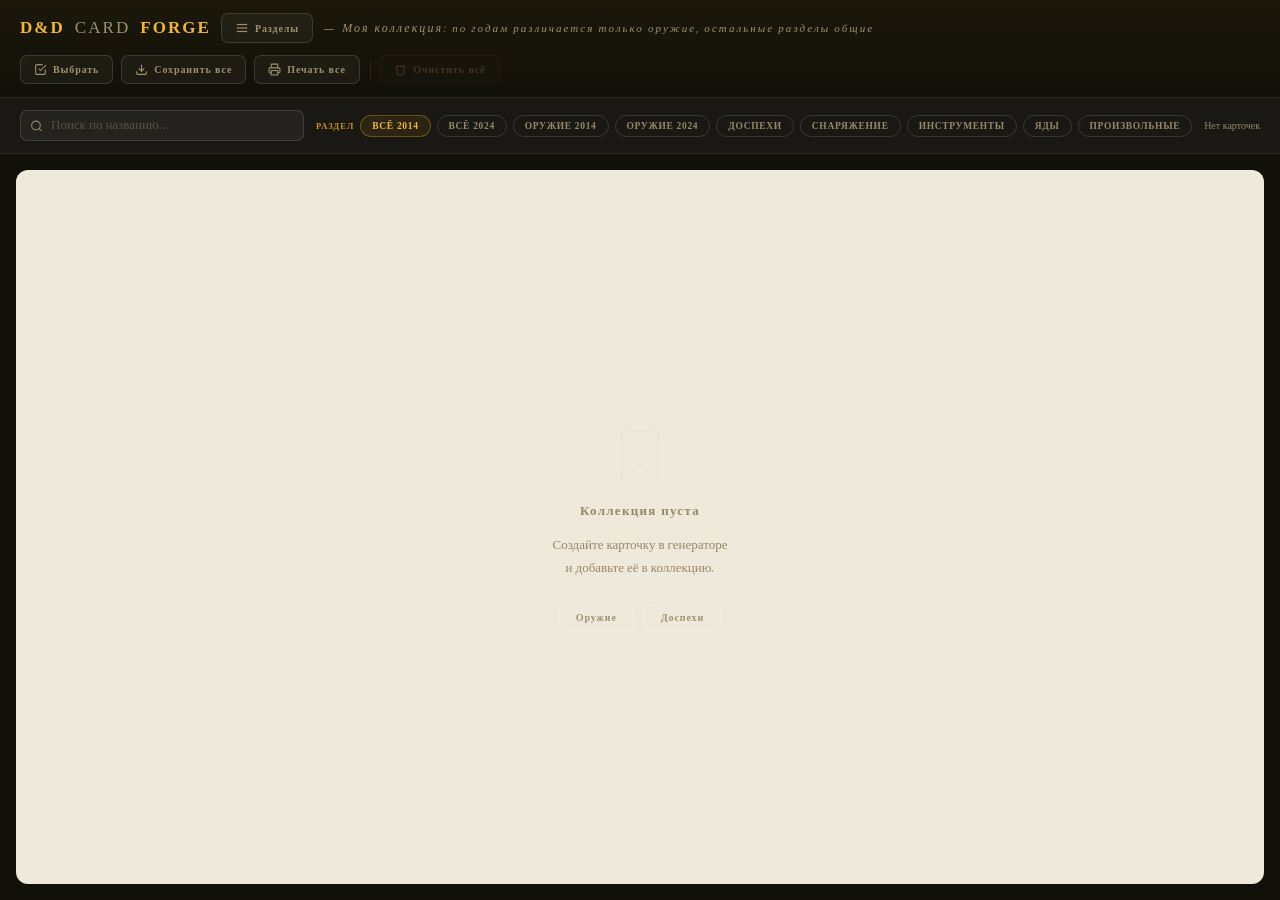
<file: collection.html>
<!DOCTYPE html>
<html lang="ru">
<head>
<meta charset="UTF-8"/>
<meta name="viewport" content="width=device-width,initial-scale=1.0"/>
<title>D&amp;D Card Forge — Моя коллекция</title>
<meta name="description" content="Ваша коллекция карточек D&D 5e: все созданные предметы в одном месте — печать, экспорт, редактирование."/>
<meta name="theme-color" content="#111009"/>
<link rel="icon" type="image/svg+xml" href="favicon.svg"/>
<link rel="icon" type="image/png" sizes="32x32" href="favicon-32.png"/>
<link rel="apple-touch-icon" href="apple-touch-icon.png"/>
<meta property="og:type" content="website"/>
<meta property="og:url" content="https://iuchar.github.io/dnd-card-forge/collection.html"/>
<meta property="og:title" content="D&D Card Forge — Моя коллекция"/>
<meta property="og:description" content="Ваша коллекция карточек D&D 5e: все созданные предметы в одном месте — печать, экспорт, редактирование."/>
<meta property="og:image" content="https://iuchar.github.io/dnd-card-forge/og-image.jpg"/>
<meta property="og:image:width" content="1200"/>
<meta property="og:image:height" content="630"/>
<link href="https://fonts.googleapis.com/css2?family=Crimson+Text:ital,wght@0,400;0,600;1,400;1,700&display=swap" rel="stylesheet"/>
<script src="lib/jszip.min.js" defer></script>
<script src="lib/jspdf.umd.min.js" defer></script>
<style>
/* ═══ ОБЩИЙ ХРОМ ВСЕХ СТРАНИЦ ═══
   Тема, сброс, шапка, навигация, тосты, видимый фокус — одинаково на генераторах
   и в галереях. Раньше эти правила лежали копиями в styles.css и gallery-styles.css
   и успели разойтись: правка в одном файле не доезжала до другого.
   Подключать ПЕРВЫМ, до styles.css / gallery-styles.css. */

*,*::before,*::after{box-sizing:border-box;margin:0;padding:0;}
html{font-size:15px;height:100%;overflow:hidden;}
body{background:var(--bg);color:var(--text);font-family:'Crimson Text',Georgia,serif;height:100%;display:flex;flex-direction:column;overflow:hidden;}
.header{padding:13px 20px;display:flex;align-items:center;justify-content:space-between;border-bottom:0.5px solid var(--border);background:linear-gradient(to bottom,rgba(200,148,26,.06),transparent);gap:12px;flex-wrap:wrap;flex-shrink:0;}
.logo{font-family:'Times New Roman',Times,serif;font-size:17px;font-weight:700;letter-spacing:.12em;color:var(--gold-l);white-space:nowrap;}
/* Пояснение про редакции у подзаголовка страницы. Шапка обязана оставаться в
   одну строку: перенос выталкивает кнопки действий вниз и поднимает её высоту
   втрое. Поэтому подпись мельче, не переносится, а на узком экране прячется —
   в строке разделов год и так написан на кнопках. */
.hdr-note{font-size:11px;color:var(--text3);white-space:nowrap;}
/* 1240px — замер: при 1280 подпись кончается на 895, кнопки начинаются с 938 */
@media (max-width:1240px){.hdr-note{display:none;}}
.logo span{color:var(--text2);font-weight:400;}
.hbtn:hover{background:rgba(255,255,255,.09);color:var(--text);}
.hbtn svg{width:13px;height:13px;flex-shrink:0;}
.nav-wrap{position:relative;flex-shrink:0;}
.nav-toggle svg{width:14px;height:14px;flex-shrink:0;}
.nav-toggle:hover,.nav-toggle.open{background:rgba(255,255,255,.09);color:var(--text);}
.nav-menu{position:absolute;top:calc(100% + 8px);left:0;width:230px;background:var(--bg2);border:0.5px solid var(--border2);border-radius:10px;padding:6px;box-shadow:0 8px 32px rgba(0,0,0,.55);z-index:300;display:none;max-height:460px;overflow-y:auto;scrollbar-width:thin;scrollbar-color:var(--bg4) transparent;}
.nav-menu.open{display:block;}
.nav-item{display:flex;align-items:center;gap:8px;padding:7px 10px;border-radius:6px;font-family:'Times New Roman',Times,serif;font-size:10px;letter-spacing:.07em;color:var(--text2);cursor:pointer;transition:all .13s;text-decoration:none;}
.nav-item > svg{flex-shrink:0;}
.nav-item:hover{background:rgba(255,255,255,.06);color:var(--text);}
.nav-item.nav-active{background:rgba(200,148,26,.12);color:var(--gold-l);border:0.5px solid rgba(200,148,26,.2);}
.nav-item.nav-disabled{color:#5a5040;cursor:default;pointer-events:none;font-size:9.5px;padding:5px 10px;}
.nav-sep{height:0.5px;background:var(--border);margin:5px 4px;}
.nav-badge{margin-left:auto;font-family:'Crimson Text',Georgia,serif;font-size:8.5px;letter-spacing:.02em;color:#c88a4a;border:0.5px solid rgba(200,138,74,.4);border-radius:4px;padding:1px 5px;text-transform:lowercase;flex-shrink:0;}
.toast.show{transform:translateX(-50%) translateY(0);}
:root{
  --bg:#111009;--bg2:#1a1814;--bg3:#252018;--bg4:#2e2a20;
  --border:rgba(255,255,255,0.08);--border2:rgba(255,255,255,0.13);
  --text:#e0d8c8;--text2:#a09070;--text3:#968769;
  --gold:#c8941a;--gold-l:#f0b830;
  --accent:#4a3fa0;--accent-l:#8070e0;
  --ca:#f5f5f5;
  --r:10px;
}
.nav-toggle{padding:7px 13px;font-family:'Times New Roman',Times,serif;font-size:10px;font-weight:600;letter-spacing:.09em;cursor:pointer;border:0.5px solid var(--border2);border-radius:7px;background:rgba(255,255,255,.04);color:var(--text2);transition:all .14s;display:flex;align-items:center;gap:6px;white-space:nowrap;}
.nav-section-lbl{font-family:'Times New Roman',Times,serif;font-size:8px;letter-spacing:.18em;text-transform:uppercase;color:var(--text3);padding:5px 10px 3px;pointer-events:none;}
:focus-visible{outline:2px solid var(--gold-l,#f0b830);outline-offset:2px;border-radius:3px;}
/* Обводку гасим только там, где она пришла НЕ с клавиатуры: :focus-visible выше
   остаётся видимым. Обе строки лежали копиями в ядах и инструментах. */
html:focus,body:focus{outline:none;}
button:focus:not(:focus-visible){outline:none;}
.si:focus-visible,.coll-search:focus-visible,textarea:focus-visible{outline:none;}
.si:focus-visible{border-color:var(--gold-l,#f0b830);border-width:1.5px;}
.coll-search:focus-visible{border-color:var(--accent-l);border-width:1.5px;}
.rp:focus-visible{outline-offset:3px;}
/* Кнопки шапки (.hbtn) — общие для генераторов и галерей; text-decoration
   нужен галереям, где .hbtn висит на ссылках */
.hbtn{padding:7px 13px;font-family:'Times New Roman',Times,serif;font-size:10px;font-weight:600;letter-spacing:.09em;cursor:pointer;border:0.5px solid var(--border2);border-radius:7px;background:rgba(255,255,255,.04);color:var(--text2);transition:all .14s;display:flex;align-items:center;gap:6px;white-space:nowrap;text-decoration:none;}
.hbtn.gold{border-color:var(--gold);background:rgba(200,148,26,.1);color:var(--gold-l);}
.hbtn.gold:hover{background:rgba(200,148,26,.2);}
.hbtn:disabled{opacity:.3;cursor:default;pointer-events:none;}
.hbtn.danger{border-color:rgba(220,60,60,.25);color:#c07060;}
.hbtn.danger:not(:disabled):hover{background:rgba(220,60,60,.1);color:#e08070;border-color:rgba(220,60,60,.4);}
.hbtn-sep{width:0.5px;height:20px;background:var(--border);margin:0 2px;flex-shrink:0;}
/* Общие стили галерей (collection + templates): фильтр-бар, сетка,
   карточки-миниатюры, превью-модалка, шапки групп, тосты. */

/* HEADER */

.header-right{display:flex;gap:8px;align-items:center;flex-wrap:wrap;}

/* NAV */

/* иконку не сжимаем: у длинных пунктов с бейджем flex схлопывал её до нуля */

/* PAGE LAYOUT */
.pg-layout{display:flex;flex-direction:column;flex:1;min-height:0;overflow:hidden;}
/* FILTER BAR */
.filter-bar{padding:12px 20px;border-bottom:0.5px solid var(--border);display:flex;align-items:center;gap:12px;flex-shrink:0;background:var(--bg2);flex-wrap:wrap;}
.filter-search-wrap{position:relative;flex:1;min-width:160px;max-width:320px;}
.filter-search-icon{position:absolute;left:10px;top:50%;transform:translateY(-50%);color:var(--text3);pointer-events:none;}
.filter-search{width:100%;background:rgba(255,255,255,.05);border:0.5px solid var(--border2);border-radius:7px;color:var(--text);font-family:'Crimson Text',Georgia,serif;font-size:13px;padding:6px 30px 6px 30px;outline:none;transition:border-color .15s;}
.filter-search:focus{border-color:var(--accent-l);}
.filter-search::placeholder{color:#5a5040;}
.filter-search-clear{position:absolute;right:8px;top:50%;transform:translateY(-50%);background:none;border:none;color:var(--text3);cursor:pointer;font-size:13px;line-height:1;padding:2px;display:none;}
.filter-search-clear:hover{color:var(--text2);}
.filter-stats{font-family:'Times New Roman',Times,serif;font-size:10px;color:var(--text3);white-space:nowrap;margin-left:auto;}
.filter-stats b{color:var(--text2);}
.grid-wrap::-webkit-scrollbar{width:5px;}
.grid-wrap::-webkit-scrollbar-thumb{background:var(--bg4);border-radius:3px;}
/* Сетка плиток удалена: обе галереи рисуют указатель и таблицу (gallery-index.js).
   .g-card-del живёт ниже — кнопка удаления переехала в строку. */
/* EMPTY STATE */
.empty-state{display:flex;flex-direction:column;align-items:center;justify-content:center;flex:1;padding:40px 20px;gap:16px;background:#efe9db;margin:16px;border-radius:12px;}
.empty-state svg{opacity:.15;}
.empty-state-title{font-family:'Times New Roman',Times,serif;font-size:13px;font-weight:600;color:var(--text3);letter-spacing:.1em;}
.empty-state-sub{font-family:'Crimson Text',Georgia,serif;font-size:13px;color:var(--text3);text-align:center;line-height:1.7;max-width:320px;}
/* ссылки под пустым состоянием: были копиями в коллекции и книге заклинаний,
   в шаблонах их нет — правила лёгкие, пусть едут со всей галерейной вёрсткой */
.empty-state-links{display:flex;gap:10px;margin-top:8px;flex-wrap:wrap;justify-content:center;}
.empty-state-link{padding:7px 16px;font-family:'Times New Roman',Times,serif;font-size:10px;font-weight:600;letter-spacing:.09em;cursor:pointer;border:0.5px solid var(--border2);border-radius:7px;background:rgba(255,255,255,.04);color:var(--text2);text-decoration:none;transition:all .14s;}
.empty-state-link:hover{background:rgba(255,255,255,.09);color:var(--text);}
/* PREVIEW MODAL */
.prev-bg{position:fixed;inset:0;background:rgba(0,0,0,.72);z-index:200;display:none;align-items:center;justify-content:center;padding:16px;}
.prev-bg.open{display:flex;}
.prev-box{background:var(--bg2);border:0.5px solid var(--border2);border-radius:14px;padding:20px;width:min(750px,94vw);max-width:min(750px,94vw);max-height:95vh;overflow-y:auto;display:flex;flex-direction:column;gap:16px;scrollbar-width:thin;scrollbar-color:var(--bg4) transparent;}
.prev-head{display:flex;align-items:center;justify-content:space-between;gap:12px;flex-shrink:0;}
.prev-title{font-family:'Times New Roman',Times,serif;font-size:13px;font-weight:700;color:var(--gold-l);letter-spacing:.07em;}
.prev-close{width:28px;height:28px;background:rgba(255,255,255,.05);border:0.5px solid var(--border2);border-radius:50%;color:var(--text2);cursor:pointer;font-size:12px;display:flex;align-items:center;justify-content:center;transition:all .13s;flex-shrink:0;}
/* наведение было копией во всех трёх галереях, хотя само правило уже общее */
.prev-close:hover{background:rgba(220,60,60,.15);color:#e08070;border-color:rgba(220,60,60,.3);}
.side-lbl{font-family:'Times New Roman',Times,serif;font-size:9px;letter-spacing:.1em;text-transform:uppercase;color:#b0a890;}
.prev-actions{display:flex;gap:8px;flex-wrap:wrap;justify-content:center;flex-shrink:0;}
.c-meta-item.cost{color:#8a6010;}
.cst{background:rgba(0,0,0,.07);border:.5px solid rgba(0,0,0,.12);border-radius:4px;padding:2px 6px;display:flex;flex-direction:column;align-items:center;min-width:40px;}
.cst-l{font-family:'Times New Roman',Times,serif;font-size:7.5px;color:#8a7860;letter-spacing:.05em;text-transform:uppercase;margin-bottom:1px;}
.cst-v{font-size:13px;font-weight:700;color:#2a1e0a;}
/* armor info-row */
.c-info-row{display:flex;align-items:stretch;flex-shrink:0;}
/* Не декорация: у части людей анимации вызывают тошноту и мигрень.
   Живёт здесь, а не в styles.css, потому что галереи его не подключают. */
@media (prefers-reduced-motion:reduce){
  *,*::before,*::after{animation-duration:.01ms!important;animation-iteration-count:1!important;transition-duration:.01ms!important;scroll-behavior:auto!important;}
}
/* TOAST */
/* Кривая без перелёта, как у генераторов (styles.css): прежняя уводила тост
   выше конечной точки и возвращала обратно, он подпрыгивал в конце появления. */
.toast{position:fixed;bottom:24px;left:50%;transform:translateX(-50%) translateY(60px);background:var(--bg3);border:0.5px solid var(--border2);border-radius:8px;padding:9px 18px;font-family:'Times New Roman',Times,serif;font-size:11px;color:var(--text);letter-spacing:.06em;z-index:500;transition:transform .3s cubic-bezier(.22,1,.36,1);pointer-events:none;}

/* группы галереи */
#grid-area{display:block;padding:0;background:#efe9db;margin:16px;border-radius:12px;overflow:hidden;min-height:calc(100% - 32px);}
.gal-section{padding-bottom:14px;}
.gal-section-head{display:flex;align-items:center;gap:10px;padding:9px 20px;background:#ddd2b6;border-top:1px solid rgba(200,148,26,.22);border-bottom:2px solid rgba(200,148,26,.42);}
.gal-section-title{font-family:'Times New Roman',Times,serif;font-size:12px;font-weight:600;letter-spacing:.1em;text-transform:uppercase;color:#5f4d26;}
.gal-section-count{font-family:'Times New Roman',Times,serif;font-size:10px;color:#6e5a2e;background:rgba(200,148,26,.16);border:0.5px solid rgba(200,148,26,.3);border-radius:20px;padding:2px 9px;}
/* ═══ ПОЛНОЕ ОПИСАНИЕ ═══
   Окно перестало быть вторым списком свойств — он есть в панели справа. Здесь
   разворот компендиума: пергаментный лист на тёмной подложке, проза набрана
   для чтения, свойства ужаты в справочный столбец сбоку. */
.prev-bg .prev-box:has(.pv-page){background:#efe9db;border-color:rgba(90,72,32,.3);padding:0;overflow:hidden;gap:0;}
.prev-bg .prev-box:has(.pv-page) .prev-head{padding:12px 20px;background:#4a3f28;border-bottom:1px solid rgba(0,0,0,.25);}
.prev-bg .prev-box:has(.pv-page) .prev-title{color:#f0e4c0;}
.prev-bg .prev-box:has(.pv-page) .prev-actions{padding:12px 26px 16px;border-top:1px solid rgba(90,72,32,.22);background:#e6dfcd;}
.prev-bg .prev-box:has(.pv-page) .prev-actions .hbtn{border-color:rgba(90,72,32,.35);background:rgba(90,72,32,.07);color:#5f4d26;}
.prev-bg .prev-box:has(.pv-page) .prev-actions .hbtn:hover{background:rgba(90,72,32,.16);color:#2a1e0a;}

.prev-body{overflow-y:auto;flex:1;min-height:0;}
.pv-page{padding:22px 26px 24px;}
.pv-head{border-bottom:2px solid rgba(150,110,30,.4);padding-bottom:11px;margin-bottom:18px;}
/* Цвет редкости — полосой под шапкой окна (как шапка карточки) и точкой в
   надзаголовке (как в строке указателя). У ядов и произвольных здесь их
   собственная палитра: цвет ставит galPal, а не шкала редкости. */
.pv-stripe{height:4px;flex-shrink:0;}
.pv-eyebrow{display:flex;align-items:center;gap:7px;font-family:'Times New Roman',Times,serif;font-size:9.5px;font-weight:700;letter-spacing:.18em;text-transform:uppercase;color:#8a7550;margin-bottom:5px;}
.pv-dot{width:8px;height:8px;border-radius:50%;flex-shrink:0;border:0.5px solid rgba(0,0,0,.25);}
.pv-name{font-family:'Times New Roman',Times,serif;font-size:24px;font-weight:700;color:#2a1e0a;margin:0;line-height:1.15;text-wrap:balance;}
.pv-en{font-size:14px;font-style:italic;color:#8a7550;margin-top:3px;}

.pv-cols{display:flex;gap:26px;align-items:flex-start;}
.pv-aside{width:210px;flex-shrink:0;}
.pv-body{flex:1;min-width:0;max-width:62ch;}

.pv-img{border:2px solid #3a2810;border-radius:3px;background:#cfc0a0;position:relative;overflow:hidden;
  width:100%;aspect-ratio:16/9;box-sizing:content-box;margin-bottom:14px;}
.pv-img::after{content:'';position:absolute;inset:4px;border:1px solid rgba(160,120,56,.7);border-radius:2px;pointer-events:none;}
.pv-img img{width:100%;height:100%;object-fit:contain;display:block;}

/* справочный столбец: мельче прозы, он для сверки, а не для чтения */
.pv-stat{font-size:12.5px;}
.pv-strow{display:flex;justify-content:space-between;gap:10px;padding:4px 0;border-bottom:0.5px solid rgba(90,72,32,.16);}
.pv-strow .k{font-family:'Times New Roman',Times,serif;font-size:9px;letter-spacing:.06em;text-transform:uppercase;color:#8a7550;align-self:center;white-space:nowrap;}
/* min-width:0 обязателен: без него флекс-элемент не даёт слову перенестись и
   длинное слово вылезает за край столбца («продолжительного» в длительности) */
.pv-strow .v{color:#2a1e0a;text-align:right;min-width:0;overflow-wrap:break-word;}
/* перечень остался в столбце, но во всю ширину: подпись сверху, текст слева */
.pv-strow.wide{display:block;}
.pv-strow.wide .k{display:block;margin-bottom:2px;}
.pv-strow.wide .v{display:block;text-align:left;line-height:1.45;}
/* перечень переехал в тело окна (pvBodyFields): мельче прозы — это перечень,
   а не текст, но крупнее справочного столбца, потому что его читают */
.pv-text.pv-list{font-size:15px;line-height:1.6;}

/* проза — то, ради чего окно и открывают */
.pv-quote{margin:0 0 18px;padding:0 0 0 16px;border-left:2px solid rgba(150,110,30,.45);
  font-size:16px;font-style:italic;line-height:1.6;color:#5f4d26;}
.pv-sec{margin-bottom:18px;}
.pv-sec h3{font-family:'Times New Roman',Times,serif;font-size:10px;font-weight:700;letter-spacing:.16em;text-transform:uppercase;
  color:#8a6b2e;margin:0 0 6px;}
.pv-text{font-size:16px;line-height:1.7;color:#241a08;white-space:pre-wrap;overflow-wrap:break-word;}
/* Текст мастера: закрыт, пока его не откроют. Стоит последним разделом и
   выглядит как замок, а не как заголовок, — иначе игрок прочитает проклятие
   через плечо раньше, чем оно сработает. */
.pv-gm{border-top:1px solid rgba(90,72,32,.2);padding-top:14px;margin-top:4px;}
.pv-gm-btn{display:inline-flex;align-items:center;gap:7px;font-family:'Times New Roman',Times,serif;
  font-size:10px;font-weight:700;letter-spacing:.16em;text-transform:uppercase;color:#7c231a;
  background:rgba(124,35,26,.07);border:1px solid rgba(124,35,26,.28);border-radius:20px;
  padding:6px 13px;cursor:pointer;transition:background .14s,color .14s;}
.pv-gm-btn:hover{background:rgba(124,35,26,.13);}
.pv-gm-btn.on{background:rgba(124,35,26,.16);color:#5e1a13;}
/* засечка слева 2px — тот же приём, что у счётчиков на карточке (.c-eqcell),
   а не украшение ради украшения */
.pv-gm-box{margin-top:11px;padding-left:13px;border-left:2px solid rgba(124,35,26,.35);}
.pv-text u{text-decoration:underline;text-underline-offset:2px;}
.pv-empty{font-size:15px;font-style:italic;color:#8a7550;}
@media (max-width:700px){
  .pv-cols{flex-direction:column;}
  .pv-aside{width:100%;}
  .pv-page{padding:18px;}
  .pv-name{font-size:20px;}
}

#m-fields{max-height:48vh;overflow:auto;padding-right:4px;}
/* действия галереи: печать/сохранение */
.gp-bg{position:fixed;inset:0;background:rgba(0,0,0,.55);z-index:500;display:none;align-items:center;justify-content:center;}
.gp-bg.open{display:flex;}
.gp-box{background:var(--bg2);border:0.5px solid var(--border2);border-radius:12px;padding:22px 22px 18px;width:360px;box-shadow:0 8px 32px rgba(0,0,0,.5);}
.gp-box h3{font-family:'Times New Roman',Times,serif;font-size:15px;color:var(--text);margin:0 0 4px;text-align:center;}
.gp-box p{font-size:12px;color:var(--text2);margin:0 0 14px;text-align:center;}
.gp-btns{display:flex;flex-direction:column;gap:8px;}
.gp-btns .hbtn{justify-content:center;}
.gal-grp-acts{display:inline-flex;gap:5px;margin-left:auto;}
.gal-grp-save,.gal-grp-print{display:inline-flex;align-items:center;justify-content:center;width:24px;height:24px;border-radius:6px;border:0.5px solid rgba(90,72,32,.3);background:rgba(90,72,32,.07);color:#5a4820;cursor:pointer;padding:0;}
.gal-grp-save:hover,.gal-grp-print:hover{color:#2a1e0a;background:rgba(90,72,32,.14);border-color:rgba(90,72,32,.5);}
/* множественный выбор */
.hbtn.active{background:rgba(200,148,26,.15);color:var(--gold-l);border-color:rgba(200,148,26,.3);}
.sel-bar{display:none;align-items:center;gap:8px;padding:8px 20px;border-bottom:0.5px solid var(--border);background:rgba(200,148,26,.06);flex-wrap:wrap;}
.sel-bar.open{display:flex;}
.sel-info{font-family:'Times New Roman',Times,serif;font-size:11px;color:var(--text2);margin-right:auto;}
.sel-info b{color:var(--gold-l);}
/* выпадающие фильтры */
.fdd-host{display:flex;flex-wrap:wrap;gap:6px;align-items:center;}
.fdd-wrap{position:relative;}
.fdd{display:inline-flex;align-items:center;gap:5px;font-family:'Times New Roman',Times,serif;font-size:9px;font-weight:600;letter-spacing:.07em;text-transform:uppercase;color:var(--text3);background:transparent;border:0.5px solid var(--border2);border-radius:20px;padding:5px 11px;cursor:pointer;transition:all .14s;}
.fdd:hover{color:var(--text2);background:rgba(255,255,255,.05);}
.fdd.on{color:var(--gold-l);border-color:rgba(200,148,26,.4);background:rgba(200,148,26,.1);}
.fdd-cnt{background:var(--gold);color:#1a1208;border-radius:10px;font-size:8px;padding:0 5px;min-width:14px;text-align:center;}
.fdd-chev{opacity:.55;}
.fdd-panel{position:absolute;top:calc(100% + 6px);left:0;min-width:185px;max-height:340px;overflow-y:auto;background:var(--bg2);border:0.5px solid var(--border2);border-radius:10px;box-shadow:0 8px 28px rgba(0,0,0,.55);z-index:350;display:none;padding-bottom:4px;scrollbar-width:thin;scrollbar-color:var(--bg4) transparent;}
.fdd-panel.open{display:block;}
.fdd-pedals{display:flex;gap:6px;padding:8px 10px;border-bottom:0.5px solid var(--border);position:sticky;top:0;background:var(--bg2);}
.fdd-pedal{flex:1;font-family:'Times New Roman',Times,serif;font-size:9px;letter-spacing:.04em;color:var(--text3);background:transparent;border:none;border-radius:6px;padding:6px 0;cursor:pointer;transition:all .12s;}
.fdd-pedal:hover{color:var(--gold-l);background:rgba(200,148,26,.13);}
.fdd-opt{display:flex;align-items:center;gap:9px;padding:7px 12px;font-size:13px;color:var(--text);cursor:pointer;white-space:nowrap;}
.fdd-opt:hover{background:linear-gradient(90deg,rgba(255,255,255,.13),rgba(255,255,255,0));}
.fdd-empty{padding:10px 12px;font-size:12px;color:var(--text3);text-align:center;}
.fdd-cbx{width:15px;height:15px;border-radius:4px;border:1.5px solid var(--text3);flex-shrink:0;display:flex;align-items:center;justify-content:center;color:#1a1208;}
.fdd-cbx.ck{background:var(--gold);border-color:var(--gold);}
.fdd-dot{width:12px;height:12px;border-radius:50%;flex-shrink:0;}

/* ═══ УКАЗАТЕЛЬ И ТАБЛИЦА (gallery-index.js) ═══
   Сетка плиток показывала 74 одинаковых серых прямоугольника: картинка есть
   у считанных карточек. Здесь плотный указатель для «Всего» и таблица со
   своими колонками для раздела. Светлая область — та же, что была у сетки. */

/* строка разделов живёт внутри .filter-bar; фильтры и сортировка — своими строками */
.gx-secbar{display:flex;align-items:center;gap:6px;flex-wrap:wrap;row-gap:6px;}
.filter-bar-sub{padding:7px 20px;background:rgba(200,148,26,.05);}
.gx-sortbar{display:none;align-items:center;gap:7px;padding:7px 20px;border-bottom:0.5px solid var(--border);flex-wrap:wrap;row-gap:6px;background:rgba(200,148,26,.05);}
.gx-sortbar.open{display:flex;}
.gx-blbl{font-family:'Times New Roman',Times,serif;font-size:8.5px;font-weight:700;letter-spacing:.13em;text-transform:uppercase;color:var(--gold);white-space:nowrap;}
.gx-sec{font-family:'Times New Roman',Times,serif;font-size:9.5px;font-weight:600;letter-spacing:.07em;text-transform:uppercase;color:var(--text3);border:0.5px solid var(--border2);border-radius:20px;padding:5px 11px;cursor:pointer;background:transparent;transition:background-color .14s,color .14s,border-color .14s;white-space:nowrap;}
.gx-sec:hover{color:var(--text2);background:rgba(255,255,255,.05);}
.gx-sec.on{color:var(--gold-l);border-color:rgba(200,148,26,.4);background:rgba(200,148,26,.1);}

/* светлая область: список + панель */
.gx-stage{display:flex;flex:1;min-height:0;background:#efe9db;margin:16px;border-radius:12px;overflow:hidden;}
/* Прокрутка обеих осей ЗДЕСЬ, а не на .gx-tw вокруг таблицы. Пока горизонталь
   висела на .gx-tw, полоса прокрутки оказывалась под таблицей, то есть внизу
   всего списка: до неё приходилось листать сотню строк. Заодно .gx-tw был
   скролл-контейнером без ограничения по высоте, и sticky-шапка таблицы липла
   к нему, а не к экрану — то есть не липла вовсе. Одно место прокрутки чинит
   и полосу, и шапку. */
.gx-main{flex:1;min-width:0;overflow:auto;scrollbar-width:thin;scrollbar-color:var(--bg4) transparent;}
/* #grid-area из старой сетки живёт ниже и по ID перебивает .gx-main — гасим его
   здесь. Само правило не трогаем: по нему до сих пор рисуется книга заклинаний. */
.gx-stage > #grid-area{display:block;padding:0;margin:0;background:transparent;border-radius:0;min-height:0;overflow:auto;}
.gx-main::-webkit-scrollbar{width:5px;height:5px;}
.gx-main::-webkit-scrollbar-thumb{background:rgba(90,72,32,.35);border-radius:3px;}
/* Полоса прокрутки идёт вдоль всей высоты контейнера, в том числе мимо липкой
   шапки, и справа от шапки оставалась тёмная подложка страницы — на светлом
   пергаменте это резало глаз. Красим верх контейнера в цвет шапки: фон
   контейнера не уезжает вместе с содержимым, поэтому полоска стоит на месте.
   Высота 30px = высота строки шапки (padding 9px + 10px кегля + рамка). */
/* селектор с id: иначе #grid-area со своим background перебьёт по весу */
.gx-stage > #grid-area.gx-main,.gx-main{background:linear-gradient(#ddd2b6 0 30px,transparent 30px);}
.gx-main::-webkit-scrollbar-track{background:transparent;}
.gx-main::-webkit-scrollbar-track-piece:vertical:start{background:#ddd2b6;}

/* уровень 1 — генератор, уровень 2 — подраздел */
/* Уровень генератора — тёмная полоса, как разделитель главы в книге. Раньше обе
   плашки были из одной охры и различались на семь процентов светлоты, отчего
   иерархия читалась плохо. Взят контраст, а не новый цвет: цветом в галерее уже
   говорит редкость, и второй цветовой язык с ней бы спорил. */
.gx-h1{display:flex;align-items:center;gap:10px;padding:10px 16px;background:#4a3f28;border-top:1px solid rgba(0,0,0,.3);border-bottom:1px solid rgba(0,0,0,.25);position:sticky;top:0;z-index:3;}
.gx-h1 > svg{width:16px;height:16px;color:#e8d9ae;flex-shrink:0;}
.gx-h1 .t{font-family:'Times New Roman',Times,serif;font-size:13px;font-weight:700;letter-spacing:.15em;text-transform:uppercase;color:#f0e4c0;}
.gx-h1 .c{font-family:'Times New Roman',Times,serif;font-size:11px;color:#4a3f28;background:#d8c48c;border-radius:20px;padding:2px 9px;}
/* кнопки группы лежат на этой полосе — на тёмном их прежняя охра не видна */
.gx-h1 .gal-grp-save,.gx-h1 .gal-grp-print{border-color:rgba(232,217,174,.3);background:rgba(232,217,174,.1);color:#e8d9ae;}
.gx-h1 .gal-grp-save:hover,.gx-h1 .gal-grp-print:hover{background:rgba(232,217,174,.22);border-color:rgba(232,217,174,.5);color:#fbf1d8;}
.gx-h2{display:flex;align-items:center;gap:9px;padding:7px 16px 7px 24px;background:#ddd2b6;border-bottom:0.5px solid rgba(200,148,26,.32);position:sticky;top:41px;z-index:2;}
.gx-h2 .t{font-family:'Times New Roman',Times,serif;font-size:11.5px;font-weight:700;letter-spacing:.09em;text-transform:uppercase;color:#5f4d26;}
.gx-h2 .c{font-size:11px;color:#7d6835;}

/* Строки указателя. Ширина колонки фиксированная, число колонок считает сам
   браузер через auto-fill. Раньше это считал JS, замеряя отрисованный текст, и
   ломался: scrollWidth отдаёт бо́льшее из ширины текста и ширины элемента, а
   название лежит в растянутом блоке — выходила обратная связь, при расширении
   окна колонки переставали добавляться.
   316px и зазор 8px подобраны так, чтобы на мониторе 1920 (1622px под список)
   вставало 5 колонок И название в 34 символа помещалось целиком:
   (1622 − 4×8) / 5 = 318px на колонку, минус 60px служебных (точка, значок,
   зазоры, поля и место под кнопку удаления) = 258px под подпись при нужных 256.
   Зазор здесь мал намеренно: он оплачен теми самыми символами. При смене кегля,
   значка или отступов строки пересчитать. */
.gx-ix{display:grid;grid-template-columns:repeat(auto-fill,minmax(316px,1fr));column-gap:8px;padding:4px 16px 10px 24px;}
/* служебная часть строки = 60px: точка 7 + значок 13 + два зазора 14 + поля 2
   и 24 под кнопку удаления. Ровно на неё заложен минимум колонки выше. */
.gx-row{display:flex;align-items:center;gap:7px;padding:7px 2px;border-bottom:0.5px solid rgba(90,72,32,.16);cursor:pointer;min-width:0;position:relative;}
.gx-row:hover{background:rgba(200,148,26,.09);}
.gx-row.gx-sel{background:rgba(200,148,26,.2);}
.gx-dot{width:7px;height:7px;border-radius:50%;flex-shrink:0;border:0.5px solid rgba(0,0,0,.25);}
.gx-gi{width:13px;height:13px;flex-shrink:0;color:#8a7550;display:flex;}
.gx-gi svg{width:13px;height:13px;}
/* в указателе название и английское имя стоят одно под другим */
.gx-txt{display:flex;flex-direction:column;min-width:0;flex:1;}
.gx-n{font-size:14.5px;color:#2a1e0a;white-space:nowrap;overflow:hidden;text-overflow:ellipsis;min-width:0;line-height:1.3;}
.gx-e{font-size:12px;font-style:italic;color:#9a8a6c;white-space:nowrap;overflow:hidden;text-overflow:ellipsis;min-width:0;line-height:1.25;}

/* таблица раздела */
/* обёртка больше не скроллит: и горизонталь, и вертикаль на .gx-main */
.gx-tw{overflow:visible;}
/* fixed: ширины из colgroup должны соблюдаться. При auto браузер раздавал
   место по содержимому и «Цена» с «Весом» получали столько же, сколько
   название, хотя в них десяток знаков. min-width держит таблицу читаемой на
   узком экране — дальше включается горизонтальная прокрутка .gx-tw. */
/* Кегль общий с книгой заклинаний: строка 12.5px, заголовок 10px. У раздела
   до десяти колонок, и на 14px они не помещались по ширине. Плотный указатель
   «Всё» живёт на своей шкале (.gx-n/.gx-e) и сюда не входит. */
table.gx-t{width:100%;min-width:100%;border-collapse:collapse;font-size:12.5px;table-layout:fixed;}
.gx-t thead th{position:sticky;top:0;z-index:2;background:#ddd2b6;color:#5f4d26;font-family:'Times New Roman',Times,serif;font-size:10px;font-weight:700;letter-spacing:.12em;text-transform:uppercase;text-align:left;padding:9px 12px;border-bottom:1px solid rgba(200,148,26,.4);white-space:nowrap;}
.gx-t thead th.num{text-align:right;}
.gx-t tbody td{padding:8px 12px;border-bottom:0.5px solid rgba(90,72,32,.16);color:#7a6850;white-space:nowrap;overflow:hidden;text-overflow:ellipsis;}
/* «Свойства» — единственная колонка со списком: ей перенос, а не многоточие */
.gx-t tbody td .gx-dim,.gx-t tbody td .gx-wrap{white-space:normal;display:block;line-height:1.35;}
/* «Использование»: каждое действие своей строкой */
.gx-t tbody td .gx-uline{display:block;}
.gx-t tbody td.num{text-align:right;font-variant-numeric:tabular-nums;}
.gx-t tbody tr{cursor:pointer;position:relative;}
.gx-t tbody tr:hover{background:rgba(200,148,26,.09);}
.gx-t tbody tr.gx-sel{background:rgba(200,148,26,.2);}
.gx-tn{display:flex;align-items:center;gap:8px;color:#2a1e0a;font-weight:600;}
.gx-tn svg{width:14px;height:14px;flex-shrink:0;color:#8a7550;}
.gx-en{font-style:italic;color:#9a8a6c;font-size:12.5px;font-weight:400;}
/* Статусы строки — те же печати, что в форме генератора: винная у проклятия,
   золотая у настройки. Кладём рядом, а не текстом, чтобы колонка оставалась
   узкой и читалась одним взглядом вдоль столбца. */
.gx-flag{display:inline-block;width:10px;height:10px;border-radius:50%;margin-right:5px;
  vertical-align:-1px;border:1px solid rgba(0,0,0,.28);
  box-shadow:inset 0 2px 2px rgba(255,255,255,.4),inset 0 -2px 3px rgba(0,0,0,.3);}
.gx-flag:last-child{margin-right:0;}
.gx-flag.cursed{background:#7c231a;}
.gx-flag.attune{background:#c8941a;}
.gx-dim{color:#9a8a6c;font-size:12.5px;}

/* панель карточки справа */
.gx-side{width:216px;flex-shrink:0;border-left:1px solid rgba(90,72,32,.18);background:#e6dfcd;padding:14px;display:flex;flex-direction:column;align-items:center;gap:9px;overflow-y:auto;}
/* Заголовок панели: название и английское имя стоят НАД картинкой — это
   заголовок карточки, а не подпись на обложке. */
.gx-head{width:100%;}
.gx-cn{font-family:'Times New Roman',Times,serif;font-size:13px;font-weight:700;color:#2a1e0a;line-height:1.25;}
.gx-ce{font-size:11px;font-style:italic;color:#7a6850;margin-top:1px;}
/* Слот картинки повторяет генератор: та же тёмная рамка с внутренним волоском
   (.c-img в card-new.css) и ровно та пропорция, к которой режет кроп —
   CARD_RATIO = 16/9 в crop.js. Поэтому изображение из генератора просто
   уменьшается один в один. object-fit:contain, а не cover: у правильно
   обрезанной картинки результат тот же, но случайная нестандартная не потеряет
   края. Нет картинки — остаётся пустой слот. */
/* box-sizing:content-box намеренно: пропорция должна лечь на саму картинку, а не
   на рамку вместе с ней, иначе внутри остаются тонкие поля и «уменьшение один
   в один» перестаёт быть точным. */
/* border-box, иначе рамка в 2px прибавляется к 100% ширины: слот вылезал на
   4px шире строк свойств и панель получала горизонтальную прокрутку */
.gx-img{width:100%;aspect-ratio:16/9;box-sizing:border-box;border:2px solid #3a2810;border-radius:3px;background:#cfc0a0;position:relative;overflow:hidden;flex-shrink:0;}
.gx-img::after{content:'';position:absolute;inset:4px;border:1px solid rgba(160,120,56,.7);border-radius:2px;pointer-events:none;}
.gx-img img{width:100%;height:100%;object-fit:contain;display:block;}
.gx-st{width:100%;font-size:13px;}
.gx-str{display:flex;justify-content:space-between;gap:9px;padding:5px 0;border-bottom:0.5px solid rgba(90,72,32,.16);}
.gx-str .k{color:#8a7550;font-family:'Times New Roman',Times,serif;font-size:10px;letter-spacing:.05em;text-transform:uppercase;align-self:center;white-space:nowrap;}
.gx-str .v{color:#2a1e0a;text-align:right;min-width:0;overflow-wrap:break-word;}
/* перечень: подпись сверху, текст слева во всю ширину панели */
.gx-str.wide{display:block;}
.gx-str.wide .k{display:block;margin-bottom:3px;}
.gx-str.wide .v{display:block;text-align:left;line-height:1.4;}
.gx-acts{width:100%;display:flex;flex-direction:column;gap:5px;}
.gx-btn{width:100%;font-family:'Times New Roman',Times,serif;font-size:9.5px;font-weight:600;letter-spacing:.06em;text-align:center;color:#5f4d26;border:0.5px solid rgba(90,72,32,.35);border-radius:7px;padding:6px 0;background:rgba(90,72,32,.07);cursor:pointer;transition:background-color .13s,color .13s;}
.gx-btn:hover{background:rgba(90,72,32,.16);}
.gx-btn:focus-visible{outline:2px solid var(--gold-l);outline-offset:2px;}
/* «Открыть в генераторе» — второй по важности: тёплая охра, но всё ещё плашка */
.gx-btn-main{background:rgba(200,148,26,.2);border-color:rgba(150,110,30,.45);color:#4d3d18;}
.gx-btn-main:hover{background:rgba(200,148,26,.32);}
/* «Полное описание» — то, зачем строку и открывают. Тот же тёмный чернильный тон,
   что у полосы генератора: панель и указатель говорят одним языком, и кнопка
   читается как корешок книги, а не как ещё одна плашка в стопке. */
.gx-btn-read{display:flex;align-items:center;justify-content:center;gap:7px;
  background:#4a3f28;border-color:#4a3f28;color:#f0e4c0;font-size:10.5px;padding:9px 0;
  letter-spacing:.09em;box-shadow:0 1px 0 rgba(90,72,32,.35);}
.gx-btn-read svg{width:14px;height:14px;flex-shrink:0;color:#d8c48c;}
.gx-btn-read:hover{background:#5c4f33;border-color:#5c4f33;color:#fbf1d8;}
/* экспорт — парой в строку: две тихие кнопки не должны выглядеть как список дел */
.gx-btn-row{display:flex;gap:5px;width:100%;}
.gx-btn-row .gx-btn{font-size:9px;}
.gx-snote{font-size:9.5px;color:#8a7550;text-align:center;line-height:1.45;margin-top:20px;}
@media (max-width:899px){.gx-side{display:none;}}

/* Удаление: видно всегда, но тихо. Спрятанная за hover кнопка находилась только
   случайным тычком, а красная плашка перетягивала на себя весь взгляд — здесь
   знак живёт в той же охре, что и остальной пергамент, и краснеет лишь под
   курсором, когда речь и правда идёт об удалении. */
.g-card-del{width:22px;height:22px;border:none;background:transparent;color:#a08a63;font-size:12px;line-height:1;cursor:pointer;display:flex;align-items:center;justify-content:center;padding:0;border-radius:5px;transition:color .13s,background-color .13s;}
.g-card-del:hover{color:#8a2a2a;background:rgba(150,40,40,.12);}
.g-card-del:focus-visible{outline:2px solid var(--gold-l);outline-offset:1px;}

/* колонка действий в таблице: в коллекции в ней кнопка, в шаблонах пусто */
/* min-width, а не width: пустую ячейку в шаблонах браузер иначе схлопывает,
   и колонки двух галерей расходятся по ширине */
.gx-t th.gx-act,.gx-t td.gx-act{width:34px;min-width:34px;padding-left:0;padding-right:8px;}
.gx-t td.gx-act{text-align:right;}
.gx-t td.gx-act .g-card-del{margin-left:auto;}

/* в указателе своей ячейки нет — кнопка кладётся по правому краю строки, а место
   под неё резервирует сама строка: его читает galRowNeed при подсчёте колонок */
.gx-row .g-card-del{position:absolute;right:0;top:50%;transform:translateY(-50%);z-index:2;}
.gx-row:has(.g-card-del){padding-right:24px;}
.ga-selmode .g-card-del{display:none;}
.ga-selmode .gx-row:has(.g-card-del){padding-right:2px;}
.gx-row.gsel,.gx-t tbody tr.gsel{background:rgba(200,148,26,.28);box-shadow:inset 3px 0 0 var(--gold);}

/* видимый фокус для навигации с клавиатуры: :focus-visible срабатывает только
   при табуляции, мышь его не показывает — вид при обычной работе не меняется.
   У полей ввода своя индикация (рамка золотеет), поэтому им обводка не нужна:
   иначе получалось два кольца. */

/* GRID WRAP */
/* Стили плиток убраны: коллекция рисуется указателем и таблицей, а не сеткой.
   Кнопку удаления оформляет .gx-row .g-card-del в gallery-styles.css — здешнее
   правило переопределяло её opacity:0 и кнопка была не видна. */

/* CARD CSS (same as generator pages) */

/* CONFIRM MODAL */
/* Подтверждение удаления в галереях. Отдельный файл, а не часть
   gallery-styles.css: модалка есть только там, где что-то удаляют, — в
   коллекции и книге заклинаний. В шаблонах удалять нечего, и правила туда
   не едут.
   У генераторов своя такая же модалка (app-chrome.css + gen-confirm-modal.html),
   с другими именами классов и id. Свести обе в одну — отдельная работа:
   придётся переименовывать и разметку, и обработчики на семи страницах. */
.conf-bg{position:fixed;inset:0;background:rgba(0,0,0,.55);z-index:400;display:none;align-items:center;justify-content:center;}
.conf-bg.open{display:flex;}
.conf-box{background:var(--bg2);border:0.5px solid var(--border2);border-radius:12px;padding:26px 24px 20px;width:290px;text-align:center;box-shadow:0 8px 32px rgba(0,0,0,.5);}
.conf-box h3{font-family:'Times New Roman',Times,serif;font-size:12px;font-weight:600;color:var(--text);margin:0 0 18px;letter-spacing:.04em;line-height:1.5;}
.conf-btns{display:flex;gap:8px;justify-content:center;}
.conf-btns button{padding:7px 20px;font-family:'Times New Roman',Times,serif;font-size:11px;cursor:pointer;border-radius:6px;border:0.5px solid var(--border2);background:transparent;color:var(--text2);transition:all .14s;letter-spacing:.06em;}
.conf-del{border-color:rgba(220,60,60,.4)!important;color:#e08070!important;}
.conf-del:hover{background:rgba(220,60,60,.15)!important;}
.conf-keep:hover{background:rgba(255,255,255,.06);}
</style>
<link rel="stylesheet" href="mobile.css"/>
</head>
<body>

<header class="header">
  <div class="logo" style="display:flex;align-items:center;gap:10px;">
<a href="index.html" class="logo-brand" style="display:flex;align-items:center;gap:10px;font-weight:700;color:inherit;text-decoration:none;cursor:pointer;">D&amp;D <span>CARD</span> FORGE</a>
    <div class="nav-wrap" id="nav-wrap">
      <button class="nav-toggle" id="nav-toggle">
        <svg viewBox="0 0 24 24" fill="none" stroke="currentColor" stroke-width="2"><line x1="3" y1="6" x2="21" y2="6"/><line x1="3" y1="12" x2="21" y2="12"/><line x1="3" y1="18" x2="21" y2="18"/></svg>
        Разделы
      </button>
<div class="nav-menu" id="nav-menu">
      <a class="nav-item" href="collection.html">
        <svg viewBox="0 0 24 24" fill="none" stroke="currentColor" stroke-width="2" width="11" height="11"><path d="M19 21l-7-5-7 5V5a2 2 0 0 1 2-2h10a2 2 0 0 1 2 2z"/></svg>
        Моя коллекция
      </a>
      <a class="nav-item" href="templates.html">
        <svg viewBox="0 0 24 24" fill="none" stroke="currentColor" stroke-width="2" width="11" height="11"><polygon points="12 2 15.09 8.26 22 9.27 17 14.14 18.18 21.02 12 17.77 5.82 21.02 7 14.14 2 9.27 8.91 8.26 12 2"/></svg>
        Готовые шаблоны
      </a>
      <a class="nav-item" href="spellbook.html">
        <svg viewBox="0 0 24 24" fill="none" stroke="currentColor" stroke-width="2" width="11" height="11"><path d="M4 19.5A2.5 2.5 0 0 1 6.5 17H20"/><path d="M6.5 2H20v20H6.5A2.5 2.5 0 0 1 4 19.5v-15A2.5 2.5 0 0 1 6.5 2z"/></svg>
        Книга заклинаний<span class="nav-badge">в разработке</span>
      </a>
      <div class="nav-sep"></div>
      <div class="nav-section-lbl">Генераторы</div>
      <a class="nav-item" href="weapon.html">
        <svg viewBox="0 0 24 24" fill="none" stroke="currentColor" stroke-width="2" width="11" height="11"><path d="M14.5 17.5L3 6V3h3l11.5 11.5"/><path d="M13 19l6-6"/><path d="M2 22l7.5-7.5"/></svg>
        Оружие 5e</a>
      <a class="nav-item" href="armor.html">
        <svg viewBox="0 0 24 24" fill="none" stroke="currentColor" stroke-width="2" width="11" height="11"><path d="M12 22s8-4 8-10V5l-8-3-8 3v7c0 6 8 10 8 10z"/></svg>
        Доспехи
      </a>
      <a class="nav-item" href="equipment.html">
        <svg viewBox="0 0 24 24" fill="none" stroke="currentColor" stroke-width="2" width="11" height="11"><circle cx="12" cy="12" r="10"/><path d="M12 8v4l3 3"/></svg>
        Снаряжение<span class="nav-badge">в разработке</span>
      </a>
      <a class="nav-item" href="tools.html">
        <svg viewBox="0 0 24 24" fill="none" stroke="currentColor" stroke-width="2" width="11" height="11"><path d="M14.7 6.3a1 1 0 0 0 0 1.4l1.6 1.6a1 1 0 0 0 1.4 0l3.77-3.77a6 6 0 0 1-7.94 7.94l-6.91 6.91a2.12 2.12 0 0 1-3-3l6.91-6.91a6 6 0 0 1 7.94-7.94l-3.76 3.76z"/></svg>
        Инструменты<span class="nav-badge">в разработке</span>
      </a>
      <a class="nav-item" href="poisons.html">
        <svg viewBox="0 0 24 24" fill="none" stroke="currentColor" stroke-width="2" width="11" height="11"><path d="M10 2v7.527a2 2 0 0 1-.211.896L4.72 20.55a1 1 0 0 0 .9 1.45h12.76a1 1 0 0 0 .9-1.45l-5.069-10.127A2 2 0 0 1 14 9.527V2"/><line x1="8.5" y1="2" x2="15.5" y2="2"/></svg>
        Яды<span class="nav-badge">в разработке</span>
      </a>
      <a class="nav-item" href="spells.html">
        <svg viewBox="0 0 24 24" fill="none" stroke="currentColor" stroke-width="2" width="11" height="11"><path d="M12 3l1.9 5.3L19 10l-5.1 1.7L12 17l-1.9-5.3L5 10l5.1-1.7z"/><path d="M18 15l.8 2.2L21 18l-2.2.8L18 21l-.8-2.2L15 18l2.2-.8z"/></svg>
        Заклинания
      </a>
      <a class="nav-item" href="custom.html">
        <svg viewBox="0 0 24 24" fill="none" stroke="currentColor" stroke-width="2" width="11" height="11"><rect x="3" y="3" width="18" height="18" rx="2"/><line x1="12" y1="8" x2="12" y2="16"/><line x1="8" y1="12" x2="16" y2="12"/></svg>
        Произвольная карточка<span class="nav-badge">в разработке</span>
      </a>
      <div class="nav-sep"></div>
      <div class="nav-section-lbl">Скоро</div>
      <span class="nav-item nav-disabled">
        <svg viewBox="0 0 24 24" fill="none" stroke="currentColor" stroke-width="2" width="11" height="11"><path d="M12 3l1.9 5.3L19 10l-5.1 1.7L12 17l-1.9-5.3L5 10l5.1-1.7z"/><circle cx="18" cy="18" r="3"/></svg>
        Магические предметы
      </span>
      <span class="nav-item nav-disabled">
        <svg viewBox="0 0 24 24" fill="none" stroke="currentColor" stroke-width="2" width="11" height="11"><circle cx="12" cy="12" r="10"/><line x1="22" y1="12" x2="18" y2="12"/><line x1="6" y1="12" x2="2" y2="12"/><line x1="12" y1="6" x2="12" y2="2"/><line x1="12" y1="22" x2="12" y2="18"/></svg>
        Огнестрел и взрывчатка
      </span>
      <span class="nav-item nav-disabled">
        <svg viewBox="0 0 24 24" fill="none" stroke="currentColor" stroke-width="2" width="11" height="11"><rect x="3" y="3" width="18" height="18" rx="2"/><path d="M3 9h18M9 21V9"/></svg>
        Осадное снаряжение
      </span>
      <span class="nav-item nav-disabled">
        <svg viewBox="0 0 24 24" fill="none" stroke="currentColor" stroke-width="2" width="11" height="11"><path d="M17 21v-2a4 4 0 0 0-4-4H5a4 4 0 0 0-4 4v2"/><circle cx="9" cy="7" r="4"/><path d="M23 21v-2a4 4 0 0 0-3-3.87"/><path d="M16 3.13a4 4 0 0 1 0 7.75"/></svg>
        Существа
      </span>
    </div>
    </div>
    <h1 style="font-size:12px;color:var(--text2);font-family:'Crimson Text',serif;font-style:italic;font-weight:400;margin:0;">— Моя коллекция<span class="hdr-note">: по годам различается только оружие, остальные разделы общие</span></h1>
  </div>
  <div class="header-right">
    <button class="hbtn" id="btn-select-mode"><svg viewBox="0 0 24 24" fill="none" stroke="currentColor" stroke-width="2"><polyline points="9 11 12 14 22 4"/><path d="M21 12v7a2 2 0 0 1-2 2H5a2 2 0 0 1-2-2V5a2 2 0 0 1 2-2h11"/></svg><span class="bsm-lbl">Выбрать</span></button>
    <button class="hbtn" id="btn-save-all"><svg viewBox="0 0 24 24" fill="none" stroke="currentColor" stroke-width="2"><path d="M21 15v4a2 2 0 0 1-2 2H5a2 2 0 0 1-2-2v-4"/><polyline points="7 10 12 15 17 10"/><line x1="12" y1="15" x2="12" y2="3"/></svg>Сохранить все</button>
    <button class="hbtn" id="btn-print-all"><svg viewBox="0 0 24 24" fill="none" stroke="currentColor" stroke-width="2"><polyline points="6 9 6 2 18 2 18 9"/><path d="M6 18H4a2 2 0 0 1-2-2v-5a2 2 0 0 1 2-2h16a2 2 0 0 1 2 2v5a2 2 0 0 1-2 2h-2"/><rect x="6" y="14" width="12" height="8"/></svg>Печать все</button>
    <div class="hbtn-sep"></div>
    <button class="hbtn danger" id="btn-clear-all" disabled>
      <svg viewBox="0 0 24 24" fill="none" stroke="currentColor" stroke-width="2"><polyline points="3 6 5 6 21 6"/><path d="M19 6l-1 14a2 2 0 0 1-2 2H8a2 2 0 0 1-2-2L5 6"/></svg>
      Очистить всё
    </button>
  </div>
</header>

<div class="pg-layout">

  <!-- FILTER BAR -->
  <div class="filter-bar">
    <div class="filter-search-wrap">
      <svg class="filter-search-icon" viewBox="0 0 24 24" fill="none" stroke="currentColor" stroke-width="2" width="13" height="13"><circle cx="11" cy="11" r="8"/><line x1="21" y1="21" x2="16.65" y2="16.65"/></svg>
      <input class="filter-search" id="filter-search" type="text" aria-label="Поиск по названию" placeholder="Поиск по названию…" autocomplete="off"/>
      <button class="filter-search-clear" id="filter-search-clear" title="Очистить">✕</button>
    </div>
    <div class="gx-secbar" id="gx-secbar"></div>
    <div class="filter-stats" id="filter-stats">Загрузка…</div>
  </div>
  <div class="filter-bar filter-bar-sub" id="filter-bar-row" style="display:none;">
    <span class="gx-blbl">Фильтр</span>
    <div class="fdd-host" id="fdd-host"></div>
  </div>
  <div class="gx-sortbar" id="gx-sortbar">
    <span class="gx-blbl">Сортировка</span>
    <span class="gx-secbar" id="gx-sorts"></span>
  </div>

  <!-- GRID -->
  <div class="sel-bar" id="sel-bar">
    <span class="sel-info">Выбрано: <b id="sel-count">0</b></span>
    <button class="hbtn" id="sel-save" disabled><svg viewBox="0 0 24 24" fill="none" stroke="currentColor" stroke-width="2"><path d="M21 15v4a2 2 0 0 1-2 2H5a2 2 0 0 1-2-2v-4"/><polyline points="7 10 12 15 17 10"/><line x1="12" y1="15" x2="12" y2="3"/></svg>Сохранить выбранные</button>
    <button class="hbtn" id="sel-print" disabled><svg viewBox="0 0 24 24" fill="none" stroke="currentColor" stroke-width="2"><polyline points="6 9 6 2 18 2 18 9"/><path d="M6 18H4a2 2 0 0 1-2-2v-5a2 2 0 0 1 2-2h16a2 2 0 0 1 2 2v5a2 2 0 0 1-2 2h-2"/><rect x="6" y="14" width="12" height="8"/></svg>Печать выбранные</button>
    <button class="hbtn" id="sel-all"><svg viewBox="0 0 24 24" fill="none" stroke="currentColor" stroke-width="2"><polyline points="9 11 12 14 22 4"/><path d="M21 12v7a2 2 0 0 1-2 2H5a2 2 0 0 1-2-2V5a2 2 0 0 1 2-2h11"/></svg>Выбрать всё</button>
    <button class="hbtn" id="sel-clear">Снять выделение</button>
  </div>
  <div class="gx-stage" id="grid-wrap">
    <div class="gx-main" id="grid-area"></div>
    <div class="gx-side" id="gx-side"></div>
    <div class="empty-state" id="empty-state" style="display:none;">
      <svg width="64" height="64" viewBox="0 0 24 24" fill="none" stroke="currentColor" stroke-width="0.8"><path d="M19 21l-7-5-7 5V5a2 2 0 0 1 2-2h10a2 2 0 0 1 2 2z"/></svg>
      <div class="empty-state-title">Коллекция пуста</div>
      <div class="empty-state-sub">Создайте карточку в генераторе<br/>и добавьте её в коллекцию.</div>
      <div class="empty-state-links">
        <a class="empty-state-link" href="weapon.html">Оружие</a>
        <a class="empty-state-link" href="armor.html">Доспехи</a>
      </div>
    </div>
  </div>

</div>

<!-- PREVIEW MODAL -->
<div class="prev-bg" id="prev-bg">
  <div class="prev-box">
    <div class="prev-head"><span class="prev-title" id="prev-title">Предпросмотр</span><button class="prev-close" id="prev-close">✕</button></div>
    <div class="prev-body" id="m-body"></div>
    <div class="prev-actions">
      <button class="hbtn" id="btn-prev-save"><svg viewBox="0 0 24 24" fill="none" stroke="currentColor" stroke-width="2"><path d="M21 15v4a2 2 0 0 1-2 2H5a2 2 0 0 1-2-2v-4"/><polyline points="7 10 12 15 17 10"/><line x1="12" y1="15" x2="12" y2="3"/></svg>Сохранить PNG</button>
      <button class="hbtn" id="btn-prev-print"><svg viewBox="0 0 24 24" fill="none" stroke="currentColor" stroke-width="2"><polyline points="6 9 6 2 18 2 18 9"/><path d="M6 18H4a2 2 0 0 1-2-2v-5a2 2 0 0 1 2-2h16a2 2 0 0 1 2 2v5a2 2 0 0 1-2 2h-2"/><rect x="6" y="14" width="12" height="8"/></svg>Печать</button>
      <a class="hbtn" id="m-edit" href="#"><svg viewBox="0 0 24 24" fill="none" stroke="currentColor" stroke-width="2"><path d="M11 4H4a2 2 0 0 0-2 2v14a2 2 0 0 0 2 2h14a2 2 0 0 0 2-2v-7"/><path d="M18.5 2.5a2.12 2.12 0 0 1 3 3L12 15l-4 1 1-4z"/></svg>Редактировать в генераторе</a>
      <button class="hbtn danger" id="btn-m-del"><svg viewBox="0 0 24 24" fill="none" stroke="currentColor" stroke-width="2"><polyline points="3 6 5 6 21 6"/><path d="M19 6l-1 14a2 2 0 0 1-2 2H8a2 2 0 0 1-2-2L5 6"/></svg>Удалить карточку</button>
    </div>
  </div>
</div>

<!-- CONFIRM DELETE MODAL -->
<!-- Подтверждение удаления в галереях; текст в h3 подставляет showConfirm -->
<div class="conf-bg" id="conf-bg">
  <div class="conf-box">
    <h3 id="conf-h">Удалить карточку?</h3>
    <div class="conf-btns">
      <button class="conf-del" id="conf-yes">Удалить</button>
      <button class="conf-keep" id="conf-no">Отмена</button>
    </div>
  </div>
</div>

<div class="gp-bg" id="gprint-bg">
  <div class="gp-box">
    <h3>Печать карточек</h3>
    <p>Карточек: <b id="gprint-count">0</b>. Выберите режим:</p>
    <div class="gp-btns">
      <button class="hbtn" id="gprint-single"><svg viewBox="0 0 24 24" fill="none" stroke="currentColor" stroke-width="2"><polyline points="6 9 6 2 18 2 18 9"/><path d="M6 18H4a2 2 0 0 1-2-2v-5a2 2 0 0 1 2-2h16a2 2 0 0 1 2 2v5a2 2 0 0 1-2 2h-2"/><rect x="6" y="14" width="12" height="8"/></svg>На одном листе (лицо + оборот рядом)</button>
      <button class="hbtn" id="gprint-duplex"><svg viewBox="0 0 24 24" fill="none" stroke="currentColor" stroke-width="2"><polyline points="6 9 6 2 18 2 18 9"/><path d="M6 18H4a2 2 0 0 1-2-2v-5a2 2 0 0 1 2-2h16a2 2 0 0 1 2 2v5a2 2 0 0 1-2 2h-2"/><rect x="6" y="14" width="12" height="8"/></svg>Двусторонняя (3×3, для дуплекс-принтера)</button>
      <button class="hbtn" id="gprint-cancel">Отмена</button>
    </div>
  </div>
</div>
<div class="toast" id="toast"></div>

<script>
(function(){
/* ── Разметка описания: **полужирный** *курсив* __подчёркнутый__ ──
   Текст без маркеров даёт один ран, поэтому старые карточки, импорт и шаблоны
   рендерятся ровно как прежде — миграция не нужна.

   Маркер открывает стиль только при наличии парного дальше по строке, иначе это
   обычный символ: "2*3" остаётся умножением, незакрытый "**жирный" — текстом.

   Текст попадает в DOM только через createTextNode, теги берутся из белого
   списка из трёх штук. innerHTML здесь не используется намеренно: описание
   приходит из localStorage и из импортированного JSON, то есть является
   недоверенным вводом. */
var FMT_MARKS=[{m:'**',k:'b'},{m:'__',k:'u'},{m:'*',k:'i'}];

/* текст -> плоский список ранов [{t,b,i,u}] */
function parseFmt(text){
  var s=String(text==null?'':text),runs=[],buf='',st={b:false,i:false,u:false},i=0;
  function flush(){if(buf){runs.push({t:buf,b:st.b,i:st.i,u:st.u});buf='';}}
  while(i<s.length){
    var hit=null,lit=null;
    for(var j=0;j<FMT_MARKS.length;j++){
      var f=FMT_MARKS[j];
      if(s.substr(i,f.m.length)!==f.m)continue;
      /* закрывающий — всегда; открывающий — только если есть парный */
      if(st[f.k]||s.indexOf(f.m,i+f.m.length)!==-1)hit=f;
      else lit=f;
      /* первое текстовое совпадение решает: иначе непарный "**" откатился бы на
         одиночный "*" и нашёл "пару" в собственной второй звёздочке */
      break;
    }
    if(hit){flush();st[hit.k]=!st[hit.k];i+=hit.m.length;}
    else if(lit){buf+=lit.m;i+=lit.m.length;}
    else{buf+=s.charAt(i);i++;}
  }
  flush();
  return runs;
}

function runsText(runs){var o='',i=0;for(;i<runs.length;i++)o+=runs[i].t;return o;}
/* видимый текст без маркеров — для счётчика и текстовых превью галерей */
function stripFmt(text){return runsText(parseFmt(text));}
function visLen(text){return stripFmt(text).length;}

/* срез по ВИДИМОМУ смещению [from,to): теги на границе закрываются сами,
   потому что каждая сторона карточки рендерит свой список ранов независимо */
function sliceRuns(runs,from,to){
  var out=[],pos=0;
  for(var i=0;i<runs.length;i++){
    var r=runs[i],a=pos,b=pos+r.t.length;pos=b;
    if(b<=from||a>=to)continue;
    var s=Math.max(from,a)-a,e=Math.min(to,b)-a;
    if(e>s)out.push({t:r.t.slice(s,e),b:r.b,i:r.i,u:r.u});
  }
  return out;
}

function renderRuns(el,runs){
  el.textContent='';
  for(var i=0;i<runs.length;i++){
    var r=runs[i],node=document.createTextNode(r.t);
    if(r.u){var u=document.createElement('u');u.appendChild(node);node=u;}
    if(r.i){var it=document.createElement('i');it.appendChild(node);node=it;}
    if(r.b){var bo=document.createElement('b');bo.appendChild(node);node=bo;}
    el.appendChild(node);
  }
}

/* ── Ввод разметки в поле: кнопки Ж/К/П и Ctrl+B/I/U ──
   Живёт здесь, а не в fmt-ui.js, потому что нужна и там, где своя привязка
   кнопок: у произвольной карточки поле в каждом блоке своё, у заклинаний
   собственная панель. Раньше это была одна реализация на троих в трёх копиях,
   причём копия произвольных писала в ta.value и стирала стек отмены. */

/* Замена куска поля с сохранением нативной отмены: присваивание ta.value
   очищает историю браузера, поэтому пишем через execCommand, а откат value
   оставлен для движков, где команда не поддержана. */
function fmtReplace(ta,from,to,text){
  ta.focus();ta.setSelectionRange(from,to);
  var ok=false;try{ok=document.execCommand('insertText',false,text);}catch(e){ok=false;}
  if(ok)return;
  var v=ta.value;ta.value=v.slice(0,from)+text+v.slice(to);
  ta.dispatchEvent(new Event('input',{bubbles:true}));
}

/* Обернуть выделение маркерами; повторный вызов на уже обёрнутом — снимает.
   Маркеры ищем и снаружи выделения, и внутри него: пользователь может выделить
   как «текст», так и «**текст**». */
function fmtWrap(ta,mark){
  var ml=mark.length,st=ta.selectionStart,en=ta.selectionEnd,v=ta.value,inner=v.slice(st,en);
  if(st>=ml&&v.slice(st-ml,st)===mark&&v.slice(en,en+ml)===mark){
    fmtReplace(ta,st-ml,en+ml,inner);ta.setSelectionRange(st-ml,st-ml+inner.length);
  }else if(inner.length>=ml*2&&inner.slice(0,ml)===mark&&inner.slice(inner.length-ml)===mark){
    var bare=inner.slice(ml,inner.length-ml);
    fmtReplace(ta,st,en,bare);ta.setSelectionRange(st,st+bare.length);
  }else{
    fmtReplace(ta,st,en,mark+inner+mark);ta.setSelectionRange(st+ml,st+ml+inner.length);
  }
  ta.focus();
}
/* Дополнительный урон оружия («Пламенный язык» — 2d6 огнём, «Убийца драконов» — 3d6).
   Кубики и тип хранятся раздельно (xDice/xType), чтобы галерея могла фильтровать
   по типу; строка собирается здесь, иначе формулировка разъедется между
   генераторами и превью. Тип в форме именительный, на карточке — творительный. */
var XDMG_INSTR={
  'Огонь':'огнём','Холод':'холодом','Электричество':'электричеством',
  'Кислота':'кислотой','Яд':'ядом','Звук':'звуком','Излучение':'излучением',
  'Некротическая энергия':'некротической энергией',
  'Психическая энергия':'психической энергией','Силовое поле':'силовым полем',
  /* Физические типы: дополнительный урон бывает и обычным — «Булава разящего
     удара» на криту добавляет дробящий, «Меч остроты» рубящий. Форма та же
     творительная, что и у остальных: тип называется и без кубиков, и одна
     форма на оба случая лучше, чем две грамматики в одной плашке. */
  'Рубящий':'рубящим','Дробящий':'дробящим','Колющий':'колющим'
};
/* Кубиков может не быть: предмет, меняющий тип урона (солнечный клинок бьёт
   излучением), заполняет только тип. Прежде плашка молчала без кубиков, и
   такой предмет выглядел обычным.
   Условие — отдельным полем и через тире: почти всякая прибавка чем-то
   обусловлена («на 20 при атаке», «по нежити»), а без оговорки плашка обещала
   её на каждый удар. */
function xDmgText(card){
  var d=String((card&&card.xDice)||'').trim();
  var t=String((card&&card.xType)||'').trim();
  var тип=t?(XDMG_INSTR[t]||t.toLowerCase()):'';
  var осн=(d&&тип)?(d+' '+тип):(d||тип);
  if(!осн)return '';
  var усл=String((card&&card.xCond)||'').trim();
  return усл?(осн+' — '+усл):осн;
}
/* Особое свойство доспеха («Доспех сопротивления», адамантин, иммунитет).
   Эффект и тип урона хранятся раздельно (spec/specType), чтобы галерея могла
   фильтровать по типу; строка собирается здесь, иначе формулировка разъедется
   между карточкой, таблицей и превью. Тип в форме именительный, в строке —
   дательный: «Сопротивление огню». */
var SPEC_DAT={'Огонь':'огню','Холод':'холоду','Электричество':'электричеству',
  'Кислота':'кислоте','Яд':'яду','Звук':'звуку','Излучение':'излучению',
  'Некротическая энергия':'некротической энергии','Психическая энергия':'психической энергии',
  'Силовое поле':'силовому полю','Дробящий':'дробящему урону',
  'Колющий':'колющему урону','Рубящий':'рубящему урону'};
function specText(card){
  var sp=String((card&&card.spec)||'').trim();
  if(!sp)return '';
  if(sp!=='Сопротивление')return sp;
  var t=String((card&&card.specType)||'').trim();
  return t?('Сопротивление '+(SPEC_DAT[t]||t.toLowerCase())):sp;
}
/* Палитра редкостей (общая для генераторов, кроме kits — у него своя
   единственная «Немагический»). Порядок секций RARITY_ORDER — в collection.js.
   Поля a/cb/cs — старый дизайн (полоса-акцент, рамка, тень); grad/gem — новый
   (градиент шапки тёмный→средний→тёмный + акцентный гем). Пока grad/gem читает
   только weapon-2014; остальные генераторы живут на a/cb/cs до своей очереди. */
/* Немагический — «холодная сталь» (2026-08-13). Был чистый серый #979b99/
   #d2d5d3/#b7bab9: хромы ноль, и он сталкивался с тёплым серо-коричневым
   «Обычным» — на полосе в 3px они различались только светлотой. Холодный
   оттенок разводит их по температуре, остальные редкости не тронуты. */
var R={nonmagic:{l:'Немагический',a:'#f5f5f5',cb:'#f5f5f5',cs:'#cdc8be',grad:['#7f8f99','#c3d0d7','#7f8f99'],gem:'#93a4ae'},
  common:   {l:'Обычный',     a:'#888077',cb:'#888077',cs:'#5a5030',grad:['#625b4e','#8a8272','#625b4e'],gem:'#7a7264'},
  uncommon: {l:'Необычный',   a:'#52aa40',cb:'#52aa40',cs:'#286820',grad:['#356a2b','#5a9a4c','#356a2b'],gem:'#4a8a3c'},
  rare:     {l:'Редкий',      a:'#4a8ccc',cb:'#4a8ccc',cs:'#1e4c88',grad:['#24557f','#4f92cc','#24557f'],gem:'#3f82c0'},
  veryrare: {l:'Очень редкий',a:'#9870cc',cb:'#9870cc',cs:'#503888',grad:['#533a86','#9a72cc','#533a86'],gem:'#8a5fbf'},
  legendary:{l:'Легендарный', a:'#e09820',cb:'#e09820',cs:'#906008',grad:['#8f5f12','#e2a034','#8f5f12'],gem:'#d18a24'}
};

/* Новый дизайн: градиент шапки (тёмный→средний→тёмный) и акцентный гем ставятся
   inline, поэтому applyR их не чистит — вызывать при рендере, сбросе и на старте.
   Полосы ps/pbs и гемы pgm/pbgm есть не на всех страницах: чего нет, то пропускаем. */
function applyPal(rar){
  var d=R[rar]||R.common||R[Object.keys(R)[0]];
  if(d.grad){var g='linear-gradient(90deg,'+d.grad[0]+','+d.grad[1]+','+d.grad[0]+')';
    ['ps','pbs'].forEach(function(id){var e=document.getElementById(id);if(e)e.style.background=g;});}
  if(d.gem){['pgm','pbgm'].forEach(function(id){var e=document.getElementById(id);if(e)e.style.background=d.gem;});
    /* тот же цвет как переменная на самой карточке: им красятся засечки
       счётчиков в снаряжении, а брать его со стиля гема нельзя — гем
       рисуется градиентом поверх */
    ['pc','pb'].forEach(function(id){var e=document.getElementById(id);if(e)e.style.setProperty('--gem',d.gem);});}
}
/* ═══ ЦВЕТА СЕКЦИЙ — ЭТО НЕ РЕДКОСТЬ ═══
   Инструменты, яды и произвольные карточки редкости не имеют вовсе: у них
   один фиксированный цвет на всю секцию. Раньше он лежал россыпью — в
   applyToolPal, _backPal, COLL_PAL, STRIPE и GAL_GROUPPAL — и описывался
   теми же полями grad/gem, что и палитра редкостей в rarities.js. При беглом
   чтении «gem» у инструментов было не отличить от «gem» у легендарного
   предмета, а одно и то же значение приходилось править в трёх-четырёх
   местах. Здесь оно одно, и названия полей намеренно другие:

     label  — как называется цвет, для человека
     dark   — тёмный конец полосы
     light  — светлый конец полосы и цвет метки
     mark   — гем, точка в галерее, засечка в панели коллекции

   Ключ — это _group карточки (он же ключ GAL_GROUPPAL). Добавили генератор
   без редкости — добавьте строку сюда, и больше нигде. */
var SECTION_PAL={
  tools:  {label:'латунь', dark:'#5a430d', light:'#8b6914', mark:'#8b6914'},
  poisons:{label:'полынь', dark:'#3a4a1e', light:'#63802f', mark:'#63802f'},
  /* у произвольных полоса одноцветная: охра без затемнённых концов */
  custom: {label:'охра',   dark:'#8a6b2e', light:'#8a6b2e', mark:'#8a6b2e'}
};

/* Полоса шапки. У custom оба конца одинаковые, поэтому градиент вырождается
   в ровную заливку — так и было до выноса в общий файл. */
function sectionGrad(key){
  var p=SECTION_PAL[key];if(!p)return '';
  return (p.dark===p.light)?p.light
    :('linear-gradient(90deg,'+p.dark+','+p.light+','+p.dark+')');
}
/* Раскраска карточки в генераторе: полосы ps/pbs и гемы pgm/pbgm.
   Заменяет применявшиеся раньше applyToolPal / applyPoisonPal / applyPal. */
function applySectionPal(key){
  var p=SECTION_PAL[key];if(!p)return;
  var g=sectionGrad(key);
  ['ps','pbs'].forEach(function(id){var e=document.getElementById(id);if(e)e.style.background=g;});
  ['pgm','pbgm'].forEach(function(id){var e=document.getElementById(id);if(e)e.style.background=p.mark;});
  /* тот же цвет переменной на самих карточках: им красится засечка в подвале.
     У генераторов с редкостью это делает applyPal, здесь редкости нет. */
  ['pc','pb'].forEach(function(id){var e=document.getElementById(id);if(e)e.style.setProperty('--gem',p.mark);});
}
/* Хук _backPal, который зовёт renderback.js: оборот не должен краситься по
   data.rarity, у секции свой цвет. */
function sectionBackPal(key,stripe,gem){
  var p=SECTION_PAL[key];if(!p)return;
  if(stripe)stripe.style.background=sectionGrad(key);
  if(gem)gem.style.background=p.mark;
  var pb=document.getElementById('pb');
  if(pb)pb.style.setProperty('--gem',p.mark);
}
var COLLECTIONS=[
  {key:'dnd_cardforge_weapon',src:'weapon',group:'weapon',label:'Оружие',gen:'weapon.html',idb:'dnd_weapon_imgs'},
  {key:'dnd_cardforge_armor',src:'armor',group:'armor',label:'Доспехи',gen:'armor.html',idb:'dnd_armor_imgs'},
  {key:'dnd_cardforge_equipment',src:'equipment',group:'equipment',label:'Снаряжение',gen:'equipment.html',idb:'dnd_equipment_imgs'},
  {key:'dnd_cardforge_tools',src:'tools',group:'tools',label:'Инструменты',gen:'tools.html',idb:'dnd_tools_imgs'},
  {key:'dnd_cardforge_poisons',src:'poisons',group:'poisons',label:'Яды',gen:'poisons.html',idb:'dnd_poisons_imgs'},
  {key:'dnd_cardforge_custom',src:'custom',group:'custom',label:'Произвольные',gen:'custom.html',idb:'dnd_custom_imgs'}
];
/* Слияние двух коллекций оружия (2014/2024) в одну с полем edition.
   LS-часть синхронная и выполняется ДО core.js/collection.js, чтобы loadFromLS
   уже читал новый ключ. Картинки переезжают между IndexedDB асинхронно; когда
   копия закончится, вызывается afterImgs (страница дергает loadFromLS ещё раз).
   Старые LS-ключи удаляются после переноса, старые IDB остаются как мусор —
   безопаснее, чем удалять. Коллизии id решаются переномеровкой 2024-пачки. */
var WEAPON_LS='dnd_cardforge_weapon';
var WEAPON_IDB='dnd_weapon_imgs';
var _WM_OLD=[
  {key:'dnd_cardforge_weapon2014',idb:'dnd_weapon2014_imgs',ed:'2014'},
  {key:'dnd_cardforge_weapon2024',idb:'dnd_weapon2024_imgs',ed:'2024'}
];
function weaponMigrateLS(){
  var moved=[];/* [{idb,oldId,newId}] для копии картинок */
  var cur=[];
  try{var d=localStorage.getItem(WEAPON_LS);if(d){var a=JSON.parse(d);if(Array.isArray(a))cur=a;}}catch(e){}
  var seen={};cur.forEach(function(c){seen[String(c.id)]=1;});
  var changed=false;
  _WM_OLD.forEach(function(src){
    var raw=null;
    try{raw=localStorage.getItem(src.key);}catch(e){}
    if(!raw)return;
    var arr=[];try{arr=JSON.parse(raw)||[];}catch(e){arr=[];}
    arr.forEach(function(c){
      if(!c||typeof c!=='object')return;
      if(!c.edition)c.edition=src.ed;
      var oldId=c.id,id=String(c.id);
      while(seen[id]){c.id=(+c.id||Date.now())+1;id=String(c.id);}
      seen[id]=1;
      moved.push({idb:src.idb,oldId:oldId,newId:c.id});
      cur.push(c);
    });
    try{localStorage.removeItem(src.key);}catch(e){}
    changed=true;
  });
  if(changed){try{localStorage.setItem(WEAPON_LS,JSON.stringify(cur));}catch(e){}}
  return moved;
}
function weaponMigrateImgs(moved,afterImgs){
  if(!moved.length){if(afterImgs)afterImgs(0);return;}
  var byDb={};moved.forEach(function(m){(byDb[m.idb]=byDb[m.idb]||[]).push(m);});
  var names=Object.keys(byDb),pending=names.length,copied=0;
  function done(){if(--pending===0&&afterImgs)afterImgs(copied);}
  names.forEach(function(name){
    var req=indexedDB.open(name,1);
    req.onupgradeneeded=function(e){try{e.target.result.createObjectStore('imgs');}catch(_){}};
    req.onerror=done;
    req.onsuccess=function(e){
      var db=e.target.result,list=byDb[name],out={};
      try{
        var cur=db.transaction('imgs','readonly').objectStore('imgs').openCursor();
        cur.onsuccess=function(ev){
          var c=ev.target.result;
          if(c){out[String(c.key)]=c.value;c.continue();return;}
          /* всё прочитано — пишем в новую базу под новыми id */
          var w=indexedDB.open(WEAPON_IDB,1);
          w.onupgradeneeded=function(we){try{we.target.result.createObjectStore('imgs');}catch(_){}};
          w.onerror=done;
          w.onsuccess=function(we){
            var wdb=we.target.result;
            try{
              var tx=wdb.transaction('imgs','readwrite'),st=tx.objectStore('imgs');
              list.forEach(function(m){
                var im=out[String(m.oldId)];
                if(im){st.put(im,String(m.newId));copied++;}
              });
              tx.oncomplete=done;tx.onerror=done;
            }catch(_){done();}
          };
        };
        cur.onerror=done;
      }catch(_){done();}
    };
  });
}
/* Общее ядро галерей (collection + templates). Включать ВНУТРИ IIFE страницы
   (замыкание: previewCard/toastTimer определяются страницей).
   Отрисовка живёт в gallery-index.js: указатель и таблица заменили сетку
   плиток вместе с makeGridCard/subLabel — картинка есть у считанных карточек,
   и сетка показывала стену одинаковых серых прямоугольников. */
var GROUPS=[{id:'weapon',label:'Оружие'},{id:'armor',label:'Доспехи'},{id:'equipment',label:'Снаряжение'},{id:'tools',label:'Инструменты'},{id:'poisons',label:'Яды'},{id:'custom',label:'Произвольные'}];
/* Строка «N из M · раздел: K». Считает по видимому набору, а не по всей базе:
   раньше знаменатель и разбивка брались из allCards напрямую, и в режиме 2014
   строка сообщала «66 из 529 · Оружие: 132» — сложенные обе редакции. Разбивка
   в режиме раздела сжимается до него одного: перечислять то, чего нет на экране,
   незачем. Код был одинаков в обеих галереях, поэтому живёт здесь. */
function galStatsHTML(vis){
  var база=allCards.filter(function(c){return typeof galEdMatch!=='function'||galEdMatch(c);});
  var сек=(typeof GAL_SEC!=='undefined')?GAL_SEC:'all';
  /* В разделе знаменатель — сам раздел: «Оружие: 8 из 66». Общая база там
     бесполезна, по ней не видно, сколько отсеяли фильтры. Полный список
     разделов остаётся только в режиме «Всё». */
  if(сек!=='all'){
    var g=null;
    GROUPS.forEach(function(x){if(x.id===сек)g=x;});
    var всего=база.filter(function(c){return c._group===сек;}).length;
    return (g?g.label+': ':'')+'<b>'+vis+'</b> из <b>'+всего+'</b>';
  }
  var parts=['<b>'+vis+'</b> из <b>'+база.length+'</b>'];
  GROUPS.forEach(function(g2){
    var n=база.filter(function(c){return c._group===g2.id;}).length;
    if(n)parts.push(g2.label+': <b>'+n+'</b>');
  });
  return parts.join('&nbsp;· ');
}
function toast(msg){var el=document.getElementById('toast');el.textContent=msg;el.classList.add('show');clearTimeout(toastTimer);toastTimer=setTimeout(function(){el.classList.remove('show');},2200);}
function closePreview(){document.getElementById('prev-bg').classList.remove('open');previewCard=null;}
/* Редакция как область видимости галереи (не фильтр): 2014 или 2024.
   Правило: карточка с указанной редакцией видна только в своей, карточка без
   указания — в обеих. По годам расходится ТОЛЬКО оружие: у него отличается сама
   карточка (мастерство против «Особого»). Остальные разделы, включая
   инструменты, общие — там 2024 просто добавляет полей к тому же предмету.
   Оружие несёт редакцию в _edition/_source. */
/* Редакция НЕ запоминается между заходами: страница всегда открывается на 2014.
   Сохранённый выбор молча прятал карточки — человек возвращался в галерею через
   день, видел неполный список и шёл искать причину в фильтрах, а не в годе.
   Внутри сессии выбор, конечно, держится: сбрасывает его только перезагрузка. */
var GAL_ED='2014';

/* Три источника подряд, как в _cardEdOf (weapon-render.js): карточки лежат в
   разных местах и называют редакцию по-разному.
   `edition` — карточки пользователя: генератор оружия пишет именно это поле, а
   в «Моей коллекции» _source всегда просто 'weapon' (это ключ хранилища, а не
   редакция). Без этой ветки редакция у своих карточек не определялась вовсе,
   пустое значение означает «видна в обеих», и переключатель их не делил.
   `_edition` — готовые шаблоны. `_source` — путь через галерейные обёртки. */
function galCardEd(c){
  var e=c.edition;
  if(e==='2014'||e==='2024')return e;      /* своя карточка оружия */
  e=c._edition;
  if(e==='2014'||e==='2024')return e;      /* шаблон */
  var s=c._source;
  if(s==='weapon2014')return '2014';
  if(s==='weapon2024')return '2024';
  return '';                                /* общая для обеих */
}
function galEdMatch(c){var e=galCardEd(c);return !e||e===GAL_ED;}
/* Указатель и таблица галерей (collection + templates).
   Включать ВНУТРИ IIFE страницы, после gallery-core.js: опирается на GROUPS,
   getFiltered, R, а также на хуки страницы galCardExtras/openPreview.

   Два режима, переключает их выбор раздела в шапке:
     GAL_SEC==='all'  — плотный указатель: генератор → подраздел → имена;
     GAL_SEC===<id>   — таблица со своими колонками, фильтрами и сортировкой.
   Сетка плиток не годилась: у подавляющего большинства карточек нет картинки,
   и раздел из 38 позиций превращался в стену одинаковых серых прямоугольников. */

var GAL_SEC='all';

/* ── значки ──────────────────────────────────────────────────────────────
   Набор B — по семейству оружия. Список SRD закрытый, поэтому таблица
   имя→семейство надёжна. Набор A — по подгруппе (простое/воинское ×
   рукопашное/дальнобойное): срабатывает для самодельного оружия, у которого
   семейства нет. */
var GAL_ICON={
 sword:'<path d="M6 18L17 7"/><path d="M14 4h6v6"/><path d="M4 20l2.5-.5L6 17z"/><path d="M13 8l3 3"/>',
 axe:'<path d="M6 20L16 6"/><path d="M13 3c4 0 7 3 7 7-3 .5-5-.5-7-2z"/>',
 blunt:'<path d="M5 19l7-7"/><rect x="12" y="4" width="8" height="8" rx="2" transform="rotate(45 16 8)"/>',
 polearm:'<path d="M4 21L18 7"/><path d="M15 3l6 6-3 1-4-4z"/>',
 bow:'<path d="M18 3C9 5 5 10 4 20"/><path d="M18 3v6M18 3h-6"/><path d="M6 18l12-12"/>',
 xbow:'<path d="M12 3v18"/><path d="M4 8h16"/><path d="M4 8c0 4 3 6 8 6s8-2 8-6"/>',
 thrown:'<path d="M4 20l12-12"/><path d="M13 5l6 6-3 .5-3.5-3.5z"/>',
 special:'<path d="M4 4h16v16H4z"/><path d="M4 12h16M12 4v16"/>',
 /* набор A — для карточек, созданных пользователем */
 aSpear:'<path d="M12 2.2l2.7 6.2H9.3z"/><path d="M12 8.4V21.8"/>',
 aArrow:'<path d="M4 20L20 4"/><path d="M20 4l-5.5 1.5M20 4l-1.5 5.5"/><path d="M4.5 17.7l1.8 1.8M5.9 16.3l1.8 1.8"/>',
 aSword:'<path d="M12 2l2 4.2V13h-4V6.2z"/><path d="M7.4 13h9.2"/><path d="M12 13v5.4"/><circle cx="12" cy="20.2" r="1.5"/>',
 aBow:'<path d="M7.5 3c6.5 3.2 6.5 14.8 0 18"/><path d="M7.5 3v18"/><path d="M4 12h13"/><path d="M14 9l3 3-3 3"/>',
 /* импровизированное — булыжник: что под руку попалось */
 aImprov:'<path d="M4.2 15.6l2.3-7.2 6.6-3.4 7 4.6-1.4 7.6-9.2 2.2z"/><path d="M6.5 8.4l6.6 2.6 6.6-2"/><path d="M13.1 11v8.4"/>',
 armLight:'<path d="M8 3l4 2 4-2 4 3-2 3v11H6V9L4 6z"/>',
 armMed:'<path d="M8 3l4 2 4-2 4 3-2 3v11H6V9L4 6z"/><path d="M9 12h6M9 15h6"/>',
 armHeavy:'<path d="M8 3l4 2 4-2 4 3-2 3v11H6V9L4 6z"/><path d="M12 7v13M9 12h6"/>',
 shield:'<path d="M12 2l8 3v7c0 5-4 8-8 10-4-2-8-5-8-10V5z"/>',
 poisContact:'<path d="M12 3s5 6 5 9a5 5 0 0 1-10 0c0-3 5-9 5-9z"/><path d="M4 21h16"/>',
 poisIngest:'<path d="M9 3h6v4l3 9a3 3 0 0 1-3 4H9a3 3 0 0 1-3-4l3-9z"/><path d="M8 14h8"/>',
 poisInhale:'<path d="M5 15a3 3 0 0 1 0-6 4 4 0 0 1 7-2 4 4 0 0 1 7 3 3 3 0 0 1-1 5z"/><path d="M7 19h10M9 22h7"/>',
 poisInjury:'<path d="M6 18L17 7"/><path d="M14 4h6v6"/><path d="M5 21l2-.5L6.5 19z"/><path d="M8 8s2 2 2 3.5a2 2 0 0 1-4 0C6 10 8 8 8 8z"/>',
 pack:'<path d="M6 8h12l1 13H5z"/><path d="M9 8V5a3 3 0 0 1 6 0v3"/>',
 tool:'<path d="M15 3a5 5 0 0 0-4 8L3 19l2 2 8-8a5 5 0 0 0 8-4z"/>',
 star:'<path d="M12 3l2.4 6.6L21 12l-6.6 2.4L12 21l-2.4-6.6L3 12l6.6-2.4z"/>'
};
var GAL_FAM={};
(function(){
  function reg(icon,names){names.forEach(function(n){GAL_FAM[n]=icon;});}
  /* Таблица закрытая и ведётся руками. Имени в ней нет — код падает в набор A,
     который рисует по классу и виду и предназначен для самоделок пользователя;
     на странице шаблонов это выглядит как топор со значком меча. Поэтому сюда
     дописаны и переименования 2024, и магические предметы с конкретной базой. */
  reg('sword',['Двуручный меч','Длинный меч','Короткий меч','Скимитар','Рапира','Кинжал','Кинжал яда +1',
               'Кинжал яда','Скимитар скорости','Солнечный клинок']);
  reg('axe',['Секира','Большой топор','Ручной топор','Боевой топор']);
  reg('blunt',['Булава','Боевой молот','Кувалда','Лёгкий молот','Дубинка','Палица','Моргенштерн','Цеп','Боевой чекан',
               'Молот','Боевая кирка','Булава расторжения','Булава разящего удара','Булава ужаса',
               'Молот громовых стрел','Дварфийский метатель']);
  reg('polearm',['Алебарда','Глефа','Пика','Кавалерийская пика','Копьё','Метательное копьё','Трезубец','Боевой посох',
                 'Длинное копьё','Копьё молний','Трезубец повелевания рыбами']);
  reg('bow',['Длинный лук','Короткий лук','Лук клятвы']);
  reg('xbow',['Лёгкий арбалет','Тяжёлый арбалет','Ручной арбалет']);
  reg('thrown',['Дротик','Праща','Духовая трубка']);
  reg('special',['Сеть','Кнут','Серп']);
})();
/* Набор значков выбирает СТРАНИЦА, а не наличие семейства у карточки:
   'B' — готовые шаблоны (список SRD закрытый, семейство известно всегда),
   'A' — своя коллекция, где предмет придумывает пользователь.
   Импровизированное различать по рукопашному/дальнобойному незачем: воинского
   импровизированного не бывает, значок один. */
var GAL_ICONSET='B';
var GAL_AFALL={'Простое Рукопашное':'aSpear','Простое Дальнобойное':'aArrow',
               'Воинское Рукопашное':'aSword','Воинское Дальнобойное':'aBow'};
function galSetA(c){
  if((c.cat||'').indexOf('Импровизир')===0)return 'aImprov';
  return GAL_AFALL[(c.cat||'')+' '+(c.kind||'')]||'aSword';
}
var GAL_ARM={'Лёгкий':'armLight','Средний':'armMed','Тяжёлый':'armHeavy','Щит':'shield'};
var GAL_POIS={'Контактный':'poisContact','Поглощаемый':'poisIngest','Вдыхаемый':'poisInhale','Оружейный':'poisInjury'};
var GAL_GICON={weapon:'sword',armor:'shield',equipment:'pack',tools:'tool',poisons:'poisIngest',custom:'star'};

function galSvg(key,sz){
  var inner=GAL_ICON[key]||GAL_ICON.star;
  return '<svg viewBox="0 0 24 24" width="'+(sz||12)+'" height="'+(sz||12)+'" fill="none" stroke="currentColor" stroke-width="1.7" stroke-linecap="round" stroke-linejoin="round">'+inner+'</svg>';
}
function galIconKey(c){
  /* У предмета с открытой базой («любой меч») класса нет, и galSetA свалился бы
     в свой фолбэк 'aSword' — топор берсерка получал значок меча из чужого набора */
  if(c._group==='weapon')return (c.cat&&c.kind)?((GAL_ICONSET==='A')?galSetA(c):(GAL_FAM[c.name]||galSetA(c))):'star';
  if(c._group==='armor')return c.armorType?(GAL_ARM[c.armorType]||'shield'):'star';
  if(c._group==='poisons')return GAL_POIS[galPt1(c)]||'poisContact';
  if(c._group==='tools')return 'tool';
  if(c._group==='equipment')return 'pack';
  return 'star';
}
function galIcon(c,sz){return galSvg(galIconKey(c),sz);}

/* ── таксономия подразделов ───────────────────────────────────────────────
   Порядок задан явно, книжный. По алфавиту получалось «Воинское» раньше
   «Простого» и тяжёлый доспех раньше лёгкого. */
function galPt1(c){return String(c.poisonType||'').split(',')[0].trim();}
/* Предмет вида «любой меч», «любой доспех» не принадлежит ни одному классу:
   класс задаёт база, а её выбирает игрок. Отдельная полка в своей же группе —
   выдуманного класса («Прочее оружие») в правилах нет. Объявление стоит выше
   обоих потребителей: подними GAL_SUBORDER над ним — в массив ляжет undefined. */
var GAL_UNIVSUB='Универсальные магические предметы';
function galSubOf(c){
  var g=c._group;
  /* класс без типа не достраиваем: «рукопашное» по умолчанию — выдумка, из-за
     которой самоделка с пустым типом попадала бы не на свою полку */
  if(g==='weapon')return (c.cat&&c.kind)?c.cat+' '+c.kind.toLowerCase()+' оружие':GAL_UNIVSUB;
  if(g==='armor')return c.armorType?(c.armorType==='Щит'?'Щит':c.armorType+' доспех'):GAL_UNIVSUB;
  if(g==='poisons')return galPt1(c)||'Прочие';
  if(g==='tools')return c.toolType||'Прочие';
  if(g==='equipment')return c.category||'Прочее';
  return c.cardType||'Произвольная';
}
var GAL_SUBORDER={
  weapon:['Простое рукопашное оружие','Простое дальнобойное оружие','Воинское рукопашное оружие','Воинское дальнобойное оружие',
          'Импровизированное рукопашное оружие','Импровизированное дальнобойное оружие',GAL_UNIVSUB],
  armor:['Лёгкий доспех','Средний доспех','Тяжёлый доспех','Щит',GAL_UNIVSUB],
  poisons:['Контактный','Поглощаемый','Вдыхаемый','Оружейный'],
  /* порядок как в селектах генераторов: «Прочее» — пункт-помойка, ему место
     в хвосте, а по алфавиту 115 карточек вставали в середину списка */
  equipment:['Боеприпасы','Вспомогательные предметы','Заклинательные фокусировки','Контейнеры','Одежда',
             'Осветительные приборы','Предмет снаряжения','Религиозные принадлежности','Торговые товары',
             'Украшения','Прочее'],
  tools:['Ремесленные инструменты','Музыкальный инструмент','Игровой набор','Прочее']
};
var GAL_VALORDER={
  cat:['Простое','Воинское','Импровизированное','_univ'],kind:['Рукопашное','Дальнобойное','_univ'],dt:['Рубящий','Дробящий','Колющий'],
  armorType:['Лёгкий','Средний','Тяжёлый','Щит','_univ'],
  poisonType:['Контактный','Поглощаемый','Вдыхаемый','Оружейный'],
  /* У двусторонних признаков «да» должно стоять первым: по алфавиту 'no'
     обгоняет 'yes', и список открывался отрицанием. */
  _attune:['yes','no'],_cursed:['yes','no'],_charges:['yes','no'],
  _stealth:['dis','ok']
};
var GAL_RORD={nonmagic:0,common:1,uncommon:2,rare:3,veryrare:4,legendary:5};
function galRank(list,v){if(!list)return 500;var i=list.indexOf(v);return i<0?499:i;}

/* ── значения ячеек ── */
function galDmg(c){return c.d1||c.d2||'';}
/* «Использование» инструмента одной строкой: «Вскрыть замок (15), …».
   Годится для панели и окна, где значение читается как фраза. */
function _toolUseList(c){
  var u=c.use;if(!Array.isArray(u))return [];
  return u.filter(function(x){return x&&(x.a||x.dc);})
          .map(function(x){return (x.a||'?')+(x.dc?' ('+x.dc+')':'');});
}
function galToolUse(c){return _toolUseList(c).join(', ');}
/* В таблице то же самое, но каждое действие своей строкой: в колонке 130px
   перечень через запятую рвётся по словам и перестаёт читаться списком. */
function galToolUseCell(c){
  var l=_toolUseList(c);if(!l.length)return '';
  return '<span class="gx-wrap">'+l.map(function(s){
    return '<span class="gx-uline">'+_gxEsc(s)+'</span>';}).join('')+'</span>';
}
function galMagic(c){var n=parseInt(c.magicBonus,10);return(isNaN(n)||n===0)?'':'+'+n;}
function galProps(c){var p=c.props;return Array.isArray(p)?p.join(', '):(p||'');}
function galStealth(c){return c.stealth===true?'помеха':'без помехи';}
/* Пустой saveStat означает «Телосложение»: в генераторе первый пункт селекта
   идёт с пустым значением и подписью «Тел». Правило одно на таблицу, фильтр и
   боковую панель, поэтому живёт в одной функции. */
function galSaveStat(c){return (c.saveStat||'').trim()||'Тел';}
function galSave(c){var s=c.savingThrow;return s?(galSaveStat(c)+' '+s):'';}
function galWgt(c){return c.wgt?(c.wgt+' фнт'):'—';}
function galCost(c){return c.cost?(c.cost+' '+(c.coin||'зм')):'—';}
/* Цвет карточки. У ядов и произвольных редкости нет вовсе — генератор красит их
   собственной палитрой (полынь и охра), поэтому она перебивает шкалу редкости.
   Значения держим здесь же, чтобы галерея не расходилась с генератором:
   яды — poisons.html (_backPal/applyPoisonPal), произвольные — custom.html
   (applySectionPal). */
/* Секции без редкости берут цвет из SECTION_PAL (shared/sectionpal.js) —
   единственное место, где он объявлен. Поля здесь называются как у редкостей
   (gem/grad), потому что galPal подставляет запись вместо записи из R; сама
   таблица секций пользуется другими именами, чтобы одно не путали с другим.
   Записи намеренно без поля l: по его отсутствию модал прячет строку
   «Редкость» у карточек, у которых редкости нет. */
var GAL_GROUPPAL=(function(){
  var o={};
  for(var k in SECTION_PAL){
    var p=SECTION_PAL[k];
    o[k]={gem:p.mark};
    if(p.dark!==p.light)o[k].grad=[p.dark,p.light];
  }
  return o;
})();
function galRarity(c){return R[c.rarity||'common']||R.common||R[Object.keys(R)[0]];}
function galPal(c){return GAL_GROUPPAL[c._group]||galRarity(c);}
function galRarityColor(c){var d=galPal(c);return (d&&(d.gem||d.a))||'#888077';}
function galDot(c){
  return '<span class="gx-dot" style="background:'+galRarityColor(c)+'"></span>';}
function galNameCell(c){
  return '<div class="gx-tn">'+galDot(c)+galIcon(c)+'<span>'+_gxEsc(c.name||'Без названия')+'</span>'+
    (c.nameEn?'<span class="gx-en">'+_gxEsc(c.nameEn)+'</span>':'')+'</div>';
}
function _gxEsc(t){return String(t==null?'':t).replace(/&/g,'&amp;').replace(/</g,'&lt;').replace(/"/g,'&quot;');}
/* Статусы предмета прямо в строке таблицы: те же печати, что в форме
   генератора, — винная у проклятия, золотая у настройки. Раньше статус был
   виден только в фильтре и в предпросмотре, то есть строку приходилось
   открывать, чтобы узнать про неё главное. */
function galStatuses(c){
  var out='';
  if(c.cursed)out+='<span class="gx-flag cursed" title="Проклят"></span>';
  if(String(c.attune||'').indexOf('Требует')===0)out+='<span class="gx-flag attune" title="Требует настройки"></span>';
  return out||'—';
}

/* ── колонки таблицы по разделам ── */
/* Колонки таблицы раздела = те же свойства, что и в панели, кроме прозы.
   Редкость колонкой не выносим: её несёт точка у названия, а фильтр и
   сортировка по ней и так есть — текстом она только съедала бы ширину.

   Ширины (w) заданы явно и по разделам: одна общая таблица подпись→ширина не
   годилась — «Тип» у оружия это «Дальнобойное», а у ядов «Поглощаемый,
   Оружейный». Значения сняты замером самого длинного содержимого колонки.
   0 = ширины нет: такие колонки делят между собой всё, что осталось. */
var GAL_SCHEMA={
  weapon:{cols:['Название','Маг.','Класс','Тип','Урон','Тип урона','Доп. урон','Дистанция','Свойства','Мастерство','Боеприпас','Вес','Цена'],num:[11,12],
    w:[0,48,92,124,64,102,150,108,0,116,162,0,0],ed:{'Мастерство':'2024'},
    cell:function(c){return [galNameCell(c),
      galMagic(c)||'—',
      c.cat||'—',c.kind||'—',galDmg(c)||'—',c.dt||'—',xDmgText(c)||'—',
      c.r1?(c.r1+(c.r2?' / '+c.r2:'')):'—',
      '<span class="gx-dim">'+(galProps(c)||'—')+'</span>',
      c.mastery||'—',c.ammo||'—',galWgt(c),galCost(c)];}},
  armor:{cols:['Название','Маг.','Категория','КБ','Материал','Особое свойство','Треб. Силы','Скрытность','Надевание','Снятие','Вес','Цена'],num:[6,10,11],
    /* тянется «Материал», а не «Особое свойство»: второе необязательное и в
       пустом разделе выпадает, оставляя таблицу вовсе без гибкой колонки */
    w:[0,48,104,146,0,196,106,118,106,98,0,0],wmin:[0,0,0,0,156,0,0,0,0,0,0,0],
    cell:function(c){return [galNameCell(c),galMagic(c)||'—',c.armorType||'—',c.acDisplay||'—',c.material||'—',
      specText(c)||'—',c.strReq||'—',galStealth(c),c.donnTime||'—',c.doffTime||'—',galWgt(c),galCost(c)];}},
  /* Характеристика и Сл разведены по колонкам: склеенное «Тел 15» сортировалось
     только по числу, и сгруппировать яды по характеристике было нечем. */
  poisons:{cols:['Название','Тип','Хар. спас','Сл','Урон','Длительность','Вес','Цена'],num:[6,7],
    w:[0,212,84,52,160,0,0,0],wmin:[0,0,0,0,0,250,0,0],
    cell:function(c){return [galNameCell(c),c.poisonType||'—',galSaveStat(c),c.savingThrow||'—',
      c.damageDice||'—','<span class="gx-wrap">'+_gxEsc(c.duration||'—')+'</span>',galWgt(c),galCost(c)];}},
  tools:{cols:['Название','Категория','Хар.','Использование','Изготовление','Вес','Цена'],num:[5,6],
    /* фиксированы все, кроме «Использования» и «Изготовления»: при расширении
       окна место достаётся только этим двум */
    w:[380,190,110,0,0,95,90],wmin:[0,0,0,100,170,0,0],
    cell:function(c){var u=galToolUseCell(c);return [galNameCell(c),c.toolType||'—',c.stat||'—',
      u||'—',
      c.craft?'<span class="gx-wrap">'+_gxEsc(c.craft)+'</span>':'—',galWgt(c),galCost(c)];}},
  /* «Статусы» стоят сразу за названием и уже́ прочих колонок: это метка, а не
     значение, читается знаком. Колонка необязательная (opt) — если в разделе
     нет ни проклятых, ни требующих настройки, она исчезает. */
  equipment:{cols:['Название','Статусы','Маг.','Категория','Тип предмета','Вес','Цена'],num:[5,6],
    w:[0,58,48,0,150,0,0],wmin:[0,0,0,104,0,0,0],
    cell:function(c){return [galNameCell(c),galStatuses(c),galMagic(c)||'—',c.category||'—',
      c.itemType||'—',galWgt(c),galCost(c)];}},
  custom:{cols:['Название','Тип карточки'],num:[],
    w:[0,0],wmin:[0,154],
    cell:function(c){return [galNameCell(c),c.cardType||'—'];}}
};

/* Общие ширины: «Название», «Вес» и «Цена» одинаковы во ВСЕХ разделах обеих
   галерей. Правило живёт здесь, а не в каждой схеме, чтобы значения не разошлись
   при следующей правке: в схемах эти три колонки стоят нулём и заполняются
   отсюда по имени, куда бы столбец ни переехал.
   Раз имя стало фиксированным, тянуться в каждом разделе должно что-то другое —
   самая многословная колонка (свойства, особое свойство, длительность,
   категория, тип карточки), её минимум задан через wmin в самой схеме. */
var GAL_WSHARED={'Название':380,'Вес':95,'Цена':90};
Object.keys(GAL_SCHEMA).forEach(function(k){
  var s=GAL_SCHEMA[k];s.w=s.w||[];
  s.cols.forEach(function(h,i){if(GAL_WSHARED[h]!=null)s.w[i]=GAL_WSHARED[h];});
});

/* Сортировка — щелчком по шапке колонки. Прежде на каждый раздел заводился свой
   список кнопок (GAL_SORTS), и он отставал от схемы: колонку добавили, а в
   список её вписать забыли. Теперь сортируется всё, что видно, и вести нечего.
   Ключ '#N' — индекс колонки; остальные ключи остались для боковой панели. */
/* '#N' — индекс колонки схемы, '_rar' — редкость (колонкой она не выводится,
   в таблице это кружок у имени). Стартуем с названия по возрастанию. */
var galSortF='#0',galSortDir=1;
function galVal(c,f){
  if(f==='_rar')return GAL_RORD[c.rarity||'common']||0;
  /* итоговый КБ = базовый + бонус: у «Кольчуги +1» слагаемые лежат порознь,
     а сортировать надо по тому числу, что стоит на карточке */
  if(f==='_ac')return (parseFloat(c.acBase)||0)+(parseFloat(c.magicBonus)||0);
  if(f==='_dc')return parseFloat(c.savingThrow)||0;
  if(f==='_svst')return galSaveStat(c);
  if(f==='_pt1')return galPt1(c);
  return c[f];
}
/* Последний ключ сортировки — id. Названия не уникальны: в своей коллекции
   легко лежат три «Кинжала», и по одному имени они снова встают в порядке
   хранилища, то есть перетасовываются при каждом переключении. id уникален и
   не меняется, так что одинаковые карточки держат постоянный порядок. */
function galByName(a,b){
  var r=(a.name||'').localeCompare(b.name||'','ru');
  if(r)return r;
  var x=String(a.id||''),y=String(b.id||'');
  return x<y?-1:x>y?1:0;
}
function galCmp(f){
  var numeric=(f==='_rar'||f==='_ac'||f==='_dc');
  return function(a,b){
    if(numeric){var d=galVal(a,f)-galVal(b,f);if(d)return d;return galByName(a,b);}
    var ord=GAL_VALORDER[f==='_pt1'?'poisonType':f];
    if(ord){var ra=galRank(ord,galVal(a,f)),rb=galRank(ord,galVal(b,f));if(ra!==rb)return ra-rb;}
    var s=String(galVal(a,f)||'').localeCompare(String(galVal(b,f)||''),'ru');
    return s?s:galByName(a,b);
  };
}

/* ── ширина колонок указателя ─────────────────────────────────────────────
   Считать её в JS больше не нужно: колонка имеет фиксированную ширину, а число
   колонок раскладывает сам браузер через auto-fill (см. .gx-ix в
   gallery-styles.css). Прежний расчёт мерил отрисованный текст и ломался —
   scrollWidth отдаёт бо́льшее из ширины текста и ширины элемента, а название
   лежит в растянутом блоке, поэтому при широкой колонке мерилась сама колонка.
   Выходила обратная связь: чем шире окно, тем «нужнее» ширина, и новые колонки
   переставали добавляться. Заодно ушли слушатель resize и ожидание шрифтов:
   auto-fill пересчитывается браузером и при том, и при другом. */

/* ── общие куски разметки ── */
function _gxGrpActs(id){
  return '<span class="gal-grp-acts">'+
    '<button class="gal-grp-save" data-group="'+id+'" title="Сохранить группу"><svg viewBox="0 0 24 24" fill="none" stroke="currentColor" stroke-width="2" width="13" height="13"><path d="M21 15v4a2 2 0 0 1-2 2H5a2 2 0 0 1-2-2v-4"/><polyline points="7 10 12 15 17 10"/><line x1="12" y1="15" x2="12" y2="3"/></svg></button>'+
    '<button class="gal-grp-print" data-group="'+id+'" title="Печать группы"><svg viewBox="0 0 24 24" fill="none" stroke="currentColor" stroke-width="2" width="13" height="13"><polyline points="6 9 6 2 18 2 18 9"/><path d="M6 18H4a2 2 0 0 1-2-2v-5a2 2 0 0 1 2-2h16a2 2 0 0 1 2 2v5a2 2 0 0 1-2 2h-2"/><rect x="6" y="14" width="12" height="8"/></svg></button></span>';
}
/* extrasHost — куда класть кнопку удаления. В таблице это отдельная последняя
   ячейка, иначе кнопка ложится поверх цены. В указателе своей ячейки нет,
   там она позиционируется по строке. */
function _gxBind(el,card,extrasHost){
  if(typeof gaSelMode==='function'&&gaSelMode()){
    el.addEventListener('click',function(){gaToggleSelect(card,el);});
    if(typeof gaIsSelected==='function'&&gaIsSelected(card))el.classList.add('gsel');
  }else{
    el.addEventListener('click',function(){galSelect(card,el);});
  }
  if(typeof galCardExtras==='function')galCardExtras(card,extrasHost||el);
}

/* ── указатель (режим «Всё») ── */
function galRenderIndex(cards,host){
  var frag=document.createDocumentFragment();
  GROUPS.forEach(function(g){
    var gc=cards.filter(function(c){return c._group===g.id;});
    if(!gc.length)return;
    var sect=document.createElement('div');sect.className='gal-section';
    var h1=document.createElement('div');h1.className='gx-h1';
    h1.innerHTML=galSvg(GAL_GICON[g.id]||'star',14)+'<span class="t">'+g.label+'</span><span class="c">'+gc.length+'</span>'+_gxGrpActs(g.id);
    sect.appendChild(h1);
    var subs={},order=[];
    gc.forEach(function(c){var s=galSubOf(c);if(!subs[s]){subs[s]=[];order.push(s);}subs[s].push(c);});
    order.sort(function(a,b){var ra=galRank(GAL_SUBORDER[g.id],a),rb=galRank(GAL_SUBORDER[g.id],b);
      return ra!==rb?ra-rb:a.localeCompare(b,'ru');});
    order.forEach(function(s){
      var items=subs[s].slice().sort(function(a,b){return (a.name||'').localeCompare(b.name||'','ru');});
      var h2=document.createElement('div');h2.className='gx-h2';
      h2.innerHTML='<span class="t">'+_gxEsc(s)+'</span><span class="c">'+items.length+'</span>';
      sect.appendChild(h2);
      var ix=document.createElement('div');ix.className='gx-ix';
      items.forEach(function(c){
        var row=document.createElement('div');row.className='gx-row';
        /* английское название — второй строкой под русским */
        row.innerHTML=galDot(c)+'<span class="gx-gi">'+galIcon(c)+'</span>'+
          '<span class="gx-txt"><span class="gx-n">'+_gxEsc(c.name||'Без названия')+'</span>'+
          (c.nameEn?'<span class="gx-e">'+_gxEsc(c.nameEn)+'</span>':'')+'</span>';
        if(galCurrent===c)row.classList.add('gx-sel');
        _gxBind(row,c);
        ix.appendChild(row);
      });
      sect.appendChild(ix);
      frag.appendChild(sect);
    });
  });
  host.appendChild(frag);
}

/* ── таблица раздела ── */
/* Сравнение по колонке: берём то же, что показано в ячейке, и режем разметку.
   Числовые колонки объявлены в схеме (s.num) — «19» не должно идти после «110». */
/* Второй ключ сортировки — всегда название по возрастанию. Без него равные
   значения оставались в порядке файла данных: у ядов вес у всех 0.5, и список
   выглядел перетасованным случайно. Направление применяется к сравнению, а не
   через reverse(): переворот массива уносил и вторичный ключ, так что «по
   убыванию» давало ту же кашу задом наперёд. */
function galSortDir2(cmp,dir){
  return function(a,b){
    var r=cmp(a,b);
    if(r)return dir<0?-r:r;
    return galByName(a,b);
  };
}
/* Направление применяется здесь же, а не снаружи: пустое значение обязано
   лежать в конце в обе стороны. Общий переворот уносил и его — «по убыванию»
   открывалось десятком прочерков. */
function galColCmp(s,i,dir){
  var числовая=s.num.indexOf(i)>=0;
  return function(a,b){
    var x=_gxStrip(s.cell(a)[i]),y=_gxStrip(s.cell(b)[i]);
    /* прочерк — это «нет значения», ему место в конце, а не среди букв */
    if(x==='—'&&y!=='—')return 1;
    if(y==='—'&&x!=='—')return -1;
    var r=0;
    if(числовая){
      var nx=parseFloat(x.replace(',','.')),ny=parseFloat(y.replace(',','.'));
      if(isNaN(nx)&&!isNaN(ny))return 1;      /* не число — тоже «нет значения» */
      if(isNaN(ny)&&!isNaN(nx))return -1;
      if(!isNaN(nx)&&nx!==ny)r=nx-ny;
    }
    if(!r)r=x.localeCompare(y,'ru');
    if(r)return dir<0?-r:r;
    /* второй ключ — название, и всегда по возрастанию: иначе одинаковый вес у
       всех ядов оставлял список в порядке файла данных, а «по убыванию»
       переворачивало эту случайность */
    return galByName(a,b);
  };
}
function _gxStrip(html){return String(html==null?'':html).replace(/<[^>]*>/g,' ').replace(/\s+/g,' ').trim();}

function galRenderTable(cards,host,gid){
  var s=GAL_SCHEMA[gid];if(!s)return;
  var поКолонке=(String(galSortF).charAt(0)==='#')?parseInt(galSortF.slice(1),10):-1;
  var rows=cards.slice().sort(поКолонке>=0?galColCmp(s,поКолонке,galSortDir)
                                          :galSortDir2(galCmp(galSortF),galSortDir));
  var wrap=document.createElement('div');wrap.className='gx-tw';
  /* последняя колонка — под кнопку удаления. В готовых шаблонах удалять нечего,
     и она остаётся пустой: правило одно для обеих галерей. */
  /* colgroup + table-layout:fixed: иначе браузер раздаёт ширину по содержимому
     и «Цена» с «Весом» занимают столько же, сколько название. */
  /* Колонки показываем все. Прежде схема прятала «необязательные» — те, где ни
     у одной карточки выборки нет значения, — и ширины скакали от того, что
     попало в фильтр; заодно страховка ширин писала прямо в GAL_SCHEMA и портила
     её до перезагрузки. Скрытие пустого — косметика для релиза, а не поведение
     на время наполнения: пока шаблоны заполняются, пустая колонка полезнее
     исчезнувшей. Убрано 2026-08-15 по решению пользователя.
     Исключение — колонка чужой редакции: «Мастерство» существует только в 2024,
     и в 2014 её нет не потому, что данные не заполнены, а потому что поля нет. */
  var idx=s.cols.map(function(_,i){return i;});
  if(s.ed&&typeof GAL_ED!=='undefined')
    idx=idx.filter(function(i){var e=s.ed[s.cols[i]];return !e||e===GAL_ED;});
  var minW=34;
  var cg='<colgroup>'+idx.map(function(i){
      var h=s.cols[i],w=(s.w&&s.w[i])||0;
      /* Колонка без своей ширины делит остаток — при расширении окна растут
         только такие. Её вклад в минимум таблицы берём из s.wmin, а без него
         по старому правилу: имени нужно 424 (самое длинное с английским),
         остальным хватает 180, они переносятся по словам, а не обрезаются.
         Оговорка фикс-раскладки: на самой узкой ширине браузер делит остаток
         между авто-колонками ПОРОВНУ, поэтому разные wmin там сойдутся в одно
         число; работают они начиная с первого же лишнего пикселя. */
      minW+=w||(s.wmin&&s.wmin[i])||(h==='Название'?424:180);
      return '<col'+(w?' style="width:'+w+'px"':'')+'/>';}).join('')+
    '<col style="width:34px"/></colgroup>';
  var html='<table class="gx-t" style="min-width:'+minW+'px">'+cg+'<thead><tr>'+idx.map(function(i){
    return '<th'+(s.num.indexOf(i)>=0?' class="num"':'')+'>'+s.cols[i]+'</th>';}).join('')+
    '<th class="gx-act" aria-label="Действия"></th></tr></thead><tbody></tbody></table>';
  wrap.innerHTML=html;
  var tb=wrap.querySelector('tbody');
  rows.forEach(function(c){
    var tr=document.createElement('tr');
    var r=s.cell(c);
    tr.innerHTML=idx.map(function(i){
      return '<td'+(s.num.indexOf(i)>=0?' class="num"':'')+'>'+r[i]+'</td>';}).join('')+
      '<td class="gx-act"></td>';
    if(galCurrent===c)tr.classList.add('gx-sel');
    _gxBind(tr,c,tr.lastElementChild);
    tb.appendChild(tr);
  });
  host.appendChild(wrap);
}

/* ── панель карточки справа (на узком экране вместо неё модалка) ── */
var galCurrent=null;
function galIsNarrow(){return window.innerWidth<900;}
/* В режиме раздела боковая панель не нужна: всё, что она показывала, стоит в
   колонках таблицы, а 216px справа — это место под сами колонки. Щелчок по
   строке открывает полное описание сразу. В указателе («Всё») панель остаётся:
   там у строки только имя, и без неё карточку не разглядеть. */
function galSideMode(){return (typeof GAL_SEC==='undefined')||GAL_SEC==='all';}
function galSelect(card,el){
  galCurrent=card;
  var host=document.getElementById('gx-side');
  if(host){
    [].forEach.call(document.querySelectorAll('.gx-sel'),function(x){x.classList.remove('gx-sel');});
    if(el)el.classList.add('gx-sel');
  }
  if(galIsNarrow()||!galSideMode()){if(typeof openPreview==='function')openPreview(card);return;}
  galRenderSide();
}
/* Окно «Полное описание» переехало в shared/preview-full.js — им пользуется
   и книга заклинаний, а тянуть туда весь этот файл со значками и указателем
   было бы незачем. Ниже хуки, которыми галереи его настраивают. */
/* Поля-перечни по разделам (см. preview-full.js). В панели они всегда идут во
   всю ширину, потому что в столбце 216px рвутся по словам при любой длине.
   В теле окна оставляем только те, ради которых окно и открывают: у
   инструментов описания обычно нет вовсе, и «Использование» с «Изготовлением»
   там главный текст. У оружия и ядов проза своя, поэтому их перечни остаются
   в столбце свойств — просто во всю его ширину. */
var GAL_WIDEF={
  tools:['Использование','Изготовление'],
  weapon:['Свойства','Проклятие'],
  armor:['Проклятие'],
  poisons:['Длительность'],
  equipment:['Заряды','Проклятие']
};
var GAL_BODYF={tools:['Использование','Изготовление'],equipment:['Проклятие'],
  weapon:['Проклятие'],armor:['Проклятие']};
function pvFields(c){return galFields(c);}
function pvWideFields(c){return GAL_WIDEF[c._group]||[];}
function pvBodyFields(c){return GAL_BODYF[c._group]||[];}
function pvImage(c){return c.img;}
function pvAccent(c){
  var d=galPal(c),dot=galRarityColor(c);
  return {dot:dot,stripe:(d&&d.grad)?('linear-gradient(90deg,'+d.grad[0]+','+d.grad[1]+','+d.grad[0]+')'):dot};
}
function pvEyebrow(c){
  var g=(typeof GROUPS!=='undefined')&&(GROUPS.filter(function(x){return x.id===c._group;})[0]||null);
  var d=galPal(c);
  return [g?g.label:'',(d&&d.l)?d.l:''].filter(Boolean).join(' · ');
}

/* Полный список свойств раздела — используется и панелью, и полным описанием.
   Описание и цитата сюда не входят: это проза, у неё своё место. */
function galFields(c){
  var d=galPal(c);
  var rows=[];
  function add(k,v){
    if(v===true)v='да';
    if(v==null)return;
    v=String(v).trim();
    if(!v||v==='—'||v==='0')return;
    rows.push([k,v]);
  }
  if(c._group==='weapon'){
    add('Магический бонус',galMagic(c));
    add('Класс',c.cat);
    add('Тип',c.kind);
    add('Урон',galDmg(c));
    add('Тип урона',c.dt);
    add('Доп. урон',xDmgText(c));
    add('Универсальный',c.d1&&c.d2?c.d2:'');
    add('Дистанция',c.r1?(c.r1+(c.r2?' / '+c.r2:'')):'');
    add('Свойства',galProps(c));
    add('Мастерство',c.mastery);
    add('Боеприпас',c.ammo);
    add('Бонус к урону',c.strBonus);
    add('Бонус владения',c.profBonus);
    /* текст проклятия мастеру: на карточку не печатается, живёт только здесь */
    if(c.cursed)add('Проклятие',c.cursedText||'да');
  }
  else if(c._group==='armor'){
    add('Магический бонус',galMagic(c));
    add('Категория',c.armorType);
    add('КБ',c.acDisplay);
    add('Материал',c.material);
    add('Особое свойство',specText(c));
    add('Требование Силы',c.strReq);
    add('Скрытность',galStealth(c));
    add('Надевание',c.donnTime);
    add('Снятие',c.doffTime);
    if(c.cursed)add('Проклятие',c.cursedText||'да');
  }
  else if(c._group==='poisons'){
    add('Тип',c.poisonType);
    add('Спасбросок',galSave(c));
    add('Урон',c.damageDice);
    add('Длительность',c.duration);
  }
  else if(c._group==='tools'){
    add('Категория',c.toolType);
    add('Характеристика',c.stat);
    add('Использование',galToolUse(c));
    add('Изготовление',c.craft);
  }
  else if(c._group==='equipment'){
    add('Категория',c.category);
    add('Тип предмета',c.itemType);
    var _em=parseInt(c.magicBonus,10)||0;
    if(_em)add('Бонус','+'+_em+(c.magicTarget?' '+c.magicTarget:''));
    if(c.charges||c.chargeRecovery){var _ec=[];
      if(c.charges)_ec.push(c.charges);
      if(c.chargeUse)_ec.push('расход '+c.chargeUse);
      if(c.chargeRecovery)_ec.push(c.chargeRecovery);
      add('Заряды',_ec.join(' · '));}
    if(c.pack)add('В пачке',c.pack+' шт.');
    /* текст проклятия мастеру: на карточку не печатается, живёт только здесь */
    if(c.cursed)add('Проклятие',c.cursedText||'да');
  }
  else{add('Тип карточки',c.cardType);}
  add('Условие',c.condition);
  /* настройку показываем, только когда она нужна: «Не требует настройки»
     стоит у большинства предметов и в списке свойств только шумит */
  if(typeof _attuneState==='function'&&_attuneState(c)==='yes')add('Настройка',c.attune);
  if(c.wgt)add('Вес',c.wgt+' фнт');
  if(c.cost)add('Цена',c.cost+' '+(c.coin||'зм'));
  if(d&&d.l)add('Редкость',d.l);
  return rows;
}
function galRenderSide(){
  var host=document.getElementById('gx-side');if(!host)return;
  var c=galCurrent;
  if(!c){host.innerHTML='<div class="gx-snote">Выберите строку —<br/>карточка появится здесь</div>';return;}
  var d=galPal(c);
  /* Панель показывает ВСЕ свойства раздела, кроме описания и цитаты — те живут
     в полном описании. Пустые поля не выводим: add сам их отсеивает. */
  var rows=galFields(c);
  /* Название стоит НАД картинкой, а не поверх неё: в панели это заголовок, а не
     подпись на обложке. Слот картинки повторяет генератор — та же тёмная рамка с
     внутренним волоском и та же пропорция, поэтому изображение просто уменьшается,
     а не перекадрируется под другую ориентацию. Картинки нет — слота нет вовсе,
     как у карточки «без картинки» в генераторе (.dc.no-img .c-img). */
  host.innerHTML='<div class="gx-head"><div class="gx-cn">'+_gxEsc(c.name||'Без названия')+'</div>'+
    (c.nameEn?'<div class="gx-ce">'+_gxEsc(c.nameEn)+'</div>':'')+'</div>'+
    (c.img?'<div class="gx-img"><img src="'+c.img+'" alt=""/></div>':'')+
    '<div class="gx-st">'+rows.map(function(r){
      /* перечень прижимать вправо некуда — подпись сверху, текст слева на всю
         ширину панели; список полей общий с окном (GAL_WIDEF) */
      var _wf=(GAL_WIDEF[c._group]||[]).concat(GAL_BODYF[c._group]||[]);
      var w=_wf.indexOf(r[0])>-1?' wide':'';
      return '<div class="gx-str'+w+'"><span class="k">'+r[0]+'</span><span class="v">'+_gxEsc(r[1])+'</span></div>';}).join('')+'</div>'+
    /* Порядок по тому, зачем сюда приходят: сперва прочитать карточку целиком,
       потом взять её в работу, и лишь затем выгрузить. Экспорт — парой в строку,
       чтобы стопка кнопок не съедала высоту панели. */
    '<div class="gx-acts">'+
      '<button class="gx-btn gx-btn-read" id="gx-more">'+
        '<svg viewBox="0 0 24 24" fill="none" stroke="currentColor" stroke-width="1.7" stroke-linecap="round" stroke-linejoin="round"><path d="M3 5.5c3-1.2 6-1.2 9 0v14c-3-1.2-6-1.2-9 0z"/><path d="M21 5.5c-3-1.2-6-1.2-9 0v14c3-1.2 6-1.2 9 0z"/></svg>'+
        'Полное описание</button>'+
      '<button class="gx-btn gx-btn-main" id="gx-open">Открыть в генераторе</button>'+
      '<div class="gx-btn-row">'+
        '<button class="gx-btn" id="gx-save">Сохранить</button>'+
        '<button class="gx-btn" id="gx-print">Печать</button>'+
      '</div>'+
    '</div>';
  var bs=document.getElementById('gx-save');if(bs)bs.onclick=function(){saveCards([c]);};
  var bp=document.getElementById('gx-print');if(bp)bp.onclick=function(){openPrintModal([c]);};
  var bo=document.getElementById('gx-open');if(bo)bo.onclick=function(){galOpenInGen(c);};
  var bm=document.getElementById('gx-more');if(bm)bm.onclick=function(){if(typeof openPreview==='function')openPreview(c);};
}

/* галереи: окно открывается как есть, «в генератор» ведёт galOpenInGen */
function openPreview(card){
  pvOpen(card);
  var ed=document.getElementById('m-edit');
  if(ed)ed.onclick=function(e){e.preventDefault();galOpenInGen(card);};
}
/* Окно «Полное описание» — общее для галерей и книги заклинаний.
   Включать ВНУТРИ IIFE страницы. Разметку берёт из #m-body, кнопки подвала —
   из существующих btn-prev-save / btn-prev-print / m-edit.

   Разворот страницы компендиума: пергаментный лист на тёмной подложке, проза
   набрана для чтения, свойства сжаты в справочный столбец сбоку. Содержимое
   повторяет боковую панель и добавляет то, чего в ней нет, — цитату и описание.

   Страница задаёт четыре хука; у каждого есть разумное умолчание:
     pvFields(card)   -> [[подпись,значение],…]  свойства справочного столбца
     pvAccent(card)   -> {dot:'#…', stripe:'#… | linear-gradient(…)'}
     pvEyebrow(card)  -> строка над именем
     pvImage(card)    -> URL картинки или пусто
   Кнопку «в генератор» вешает страница через galOpenInGen(card). */

function pvEsc(t){return String(t==null?'':t).replace(/&/g,'&amp;').replace(/</g,'&lt;').replace(/"/g,'&quot;');}

/* разметка **жирный** __подчёркнутый__ *курсив* — та же, что на карточке */
function pvRuns(text){
  if(typeof parseFmt!=='function')return pvEsc(text).replace(/\n/g,'<br/>');
  return parseFmt(text).map(function(r){
    var t=pvEsc(r.t).replace(/\n/g,'<br/>');
    if(r.u)t='<u>'+t+'</u>';
    if(r.i)t='<i>'+t+'</i>';
    if(r.b)t='<b>'+t+'</b>';
    return t;
  }).join('');
}

/* проза карточки: всё, что читается, а не сверяется */
function pvProse(c){
  var out=[];
  function add(label,text,quote){
    var t=(text==null?'':String(text)).trim();
    if(t)out.push({l:label,t:t,q:!!quote});
  }
  add('',c.flv,true);
  add('Описание',c.desc);
  add('На высоких уровнях',c.hl);
  add('Состав',c.composition);
  return out;
}

/* Поля-перечни: значение через запятую читается как текст, а не как справка.
   В столбце 210px (в панели 216px) оно рвётся по словам — «Железные шипы,
   Шест (10 фут.)» ломается так же, как список кузнеца на 41 позицию, поэтому
   список полей, а не порог по длине: короткое значение рвёт колонку ничуть
   не меньше длинного.
   pvBodyFields — что уезжает в тело окна отдельным разделом (перед прозой),
   pvWideFields — что остаётся в столбце, но разворачивается на всю ширину.
   Оба хука объявляет страница: окно есть и там, где нет указателя
   (spellbook.html). */
function _pvIn(list,label){return list.indexOf(label)>-1;}

function pvHTML(c){
  var fields=(typeof pvFields==='function')?pvFields(c):[];
  var accent=(typeof pvAccent==='function')?pvAccent(c):{};
  var eyebrow=(typeof pvEyebrow==='function')?pvEyebrow(c):'';
  var imgUrl=(typeof pvImage==='function')?pvImage(c):c.img;
  var dot=accent.dot||'#888077',stripe=accent.stripe||dot;
  var prose=pvProse(c);

  var toBody=(typeof pvBodyFields==='function')?(pvBodyFields(c)||[]):[];
  var toWide=(typeof pvWideFields==='function')?(pvWideFields(c)||[]):[];
  var asideF=[],bodyF=[];
  fields.forEach(function(r){(_pvIn(toBody,r[0])?bodyF:asideF).push(r);});

  /* Проклятие пишется мастеру, а не игроку: в столбце свойств оно ужималось до
     многоточия, а игрок читал его через плечо. Прячем за кнопкой и показываем
     целиком — текст бывает почти в тысячу знаков. */
  var прокл=null;
  function _вынуть(список){
    return список.filter(function(r){
      if(r[0]!=='Проклятие'||!r[1]||r[1]==='да')return true;
      прокл=r[1];return false;});
  }
  /* галереи кладут проклятие в тело окна (GAL_BODYF), книга заклинаний такого
     поля не знает вовсе — вынимаем из обоих списков, где найдётся */
  asideF=_вынуть(asideF);bodyF=_вынуть(bodyF);

  var img=imgUrl?'<div class="pv-img"><img src="'+imgUrl+'" alt=""/></div>':'';
  var stat=asideF.length?('<div class="pv-stat">'+asideF.map(function(r){
      var w=_pvIn(toWide,r[0])?' wide':'';
      return '<div class="pv-strow'+w+'"><span class="k">'+pvEsc(r[0])+'</span><span class="v">'+pvEsc(r[1])+'</span></div>';
    }).join('')+'</div>'):'';
  var прокл_html=прокл?('<section class="pv-sec pv-gm">'+
      '<button type="button" class="pv-gm-btn" id="pv-gm-btn" aria-expanded="false" aria-controls="pv-gm-box">'+
      '<svg viewBox="0 0 24 24" fill="none" stroke="currentColor" stroke-width="2" width="12" height="12">'+
      '<rect x="3" y="11" width="18" height="11" rx="2"/><path d="M7 11V7a5 5 0 0 1 10 0v4"/></svg>'+
      'Скрытый текст для мастера</button>'+
      /* «Проклятье.» ставим сами, а не ждём в данных: строка должна открывать
         блок у любой карточки, и в поле генератора её набирать не надо */
      '<div class="pv-text pv-gm-box" id="pv-gm-box" hidden><b>Проклятье.</b><br/><br/>'+
      pvRuns(прокл)+'</div></section>'):'';
  /* перечни идут перед прозой: это свойства предмета, а не рассказ о нём */
  var body=bodyF.map(function(r){
      return '<section class="pv-sec"><h3>'+pvEsc(r[0])+'</h3><div class="pv-text pv-list">'+pvEsc(r[1])+'</div></section>';
    }).join('')+
    (prose.length?prose.map(function(p){
      if(p.q)return '<blockquote class="pv-quote">'+pvRuns(p.t)+'</blockquote>';
      return '<section class="pv-sec"><h3>'+pvEsc(p.l)+'</h3><div class="pv-text">'+pvRuns(p.t)+'</div></section>';
    }).join(''):'<div class="pv-empty">У этой карточки нет описания.</div>')+прокл_html;

  return '<div class="pv-stripe" style="background:'+stripe+'"></div>'+
    '<div class="pv-page">'+
      '<header class="pv-head">'+
        '<div class="pv-eyebrow"><span class="pv-dot" style="background:'+dot+'"></span>'+pvEsc(eyebrow)+'</div>'+
        '<h2 class="pv-name">'+pvEsc(c.name||'Без названия')+'</h2>'+
        (c.nameEn?'<div class="pv-en">'+pvEsc(c.nameEn)+'</div>':'')+
      '</header>'+
      '<div class="pv-cols">'+
        ((img||stat)?('<aside class="pv-aside">'+img+stat+'</aside>'):'')+
        '<div class="pv-body">'+body+'</div>'+
      '</div>'+
    '</div>';
}

/* Открывает окно. Страница дальше сама решает, что делать с кнопками подвала:
   у галерей это переход в генератор, у книги заклинаний ещё и кнопка удаления. */
function pvOpen(card){
  previewCard=card;
  var box=document.getElementById('m-body');
  if(box)box.innerHTML=pvHTML(card);
  var t=document.getElementById('prev-title');
  if(t)t.textContent='Полное описание';
  document.getElementById('prev-bg').classList.add('open');
  /* текст мастера открывается по кнопке: обработчик вешаем после вставки */
  var gb=document.getElementById('pv-gm-btn'),gx=document.getElementById('pv-gm-box');
  if(gb&&gx)gb.addEventListener('click',function(){
    var открыт=!gx.hidden;gx.hidden=открыт;gb.setAttribute('aria-expanded',открыт?'false':'true');
    gb.classList.toggle('on',!открыт);});
}
/* своя коллекция: предмет придумывает пользователь, семейство по названию не
   угадать — значки берём по подгруппе (набор A), а не по таблице SRD */
GAL_ICONSET='A';
function srcInfo(src){for(var i=0;i<COLLECTIONS.length;i++)if(COLLECTIONS[i].src===src)return COLLECTIONS[i];return null;}
var allCards=[],previewCard=null;
function loadAll(){allCards=[];COLLECTIONS.forEach(function(col){try{var d=localStorage.getItem(col.key);if(d){var arr=JSON.parse(d);if(Array.isArray(arr))arr.forEach(function(c){allCards.push(Object.assign({},c,{_source:col.src,_group:col.group}));});}}catch(e){}});}
/* картинки лежат в IndexedDB каждой страницы (store 'imgs', ключ = String(id)) — подтягиваем по id */
function loadImages(done){
  var cols=COLLECTIONS.filter(function(col){return allCards.some(function(c){return c._source===col.src;});});
  if(!cols.length){if(done)done();return;}
  var pending=cols.length;
  function colDone(){if(--pending===0&&done)done();}
  cols.forEach(function(col){
    var cards=allCards.filter(function(c){return c._source===col.src;});
    var r;try{r=indexedDB.open(col.idb,1);}catch(e){colDone();return;}
    r.onupgradeneeded=function(e){try{if(!e.target.result.objectStoreNames.contains('imgs'))e.target.result.createObjectStore('imgs');}catch(e2){}};
    r.onerror=function(){colDone();};
    r.onsuccess=function(e){
      var db=e.target.result;
      if(!db.objectStoreNames.contains('imgs')){db.close();colDone();return;}
      var p2=cards.length;if(!p2){db.close();colDone();return;}
      try{
        var store=db.transaction('imgs','readonly').objectStore('imgs');
        cards.forEach(function(c){
          var q=store.get(String(c.id));
          q.onsuccess=function(ev){if(ev.target.result)c.img=ev.target.result;if(--p2===0){db.close();colDone();}};
          q.onerror=function(){if(--p2===0){db.close();colDone();}};
        });
      }catch(err){db.close();colDone();}
    };
  });
}
function saveBack(src){var col=srcInfo(src);if(!col)return;var cards=allCards.filter(function(c){return c._source===src;}).map(function(c){var o=Object.assign({},c);delete o._source;delete o._group;return o;});try{localStorage.setItem(col.key,JSON.stringify(cards));}catch(e){try{var mini=cards.map(function(c){var o=Object.assign({},c);delete o.rawImg;delete o.img;return o;});localStorage.setItem(col.key,JSON.stringify(mini));}catch(e2){}}}

/* кнопка удаления в строке указателя/таблицы (хук _gxBind) */
function galCardExtras(card,wrap){var del=document.createElement('button');del.className='g-card-del';del.title='Удалить';del.innerHTML='✕';del.addEventListener('click',function(e){e.stopPropagation();showConfirm('Удалить карточку «'+(card.name||'без названия')+'»?',function(){deleteCard(card);});});wrap.appendChild(del);}
function renderGrid(){
  var cards=getFiltered(),area=document.getElementById('grid-area');
  var empty=document.getElementById('empty-state'),side=document.getElementById('gx-side');
  area.innerHTML='';
  var total=allCards.length,vis=cards.length,statsEl=document.getElementById('filter-stats');
  if(total===0){statsEl.textContent='Нет карточек';}
  else{statsEl.innerHTML=galStatsHTML(vis);}
  document.getElementById('btn-clear-all').disabled=total===0;
  if(vis===0){
    empty.style.display='';area.style.display='none';if(side)side.style.display='none';
    if(total>0){empty.querySelector('.empty-state-title').textContent='Ничего не найдено';
      empty.querySelector('.empty-state-sub').textContent='Измените фильтры или поиск.';
      empty.querySelector('.empty-state-links').style.display='none';}
    else{empty.querySelector('.empty-state-title').textContent='Коллекция пуста';
      empty.querySelector('.empty-state-sub').innerHTML='Создайте карточку в генераторе<br/>и добавьте её в коллекцию.';
      empty.querySelector('.empty-state-links').style.display='';}
    return;}
  empty.style.display='none';area.style.display='';
  /* панель только в указателе: в разделе её место занимают колонки */
  if(side)side.style.display=galSideMode()?'':'none';
  if(GAL_SEC==='all')galRenderIndex(cards,area);else galRenderTable(cards,area,GAL_SEC);
}
/* открыть свою карточку в генераторе — на редактирование по id */
function galOpenInGen(card){
  var c=srcInfo(card._source);if(!c)return;
  location.href=c.gen+(card.id?'?edit='+encodeURIComponent(card.id):'');
}

document.getElementById('prev-close').addEventListener('click',closePreview);
document.getElementById('prev-bg').addEventListener('click',function(e){if(e.target===this)closePreview();});
function deleteCard(card){var idx=allCards.findIndex(function(c){return c===card||(c.id===card.id&&c._source===card._source);});if(idx===-1)return;var src=allCards[idx]._source;allCards.splice(idx,1);saveBack(src);renderGrid();toast('Карточка удалена');}
document.getElementById('btn-m-del').addEventListener('click',function(){if(!previewCard)return;showConfirm('Удалить карточку «'+(previewCard.name||'без названия')+'»?',function(){var c=previewCard;closePreview();deleteCard(c);});});
/* Модалка подтверждения в галереях: showConfirm(текст, что делать по «Удалить»).
   Обработчики вешаются сразу при подключении, поэтому include идёт ПОСЛЕ
   разметки gal-confirm-modal.html — как и весь остальной скрипт страницы.
   Колбэк сбрасывается в обеих ветках: иначе повторное открытие модалки без
   подтверждения оставляло бы висеть предыдущее действие. */
var confirmCallback=null;
function showConfirm(msg,cb){
  document.getElementById('conf-h').textContent=msg;
  confirmCallback=cb;
  document.getElementById('conf-bg').classList.add('open');
}
document.getElementById('conf-yes').addEventListener('click',function(){
  document.getElementById('conf-bg').classList.remove('open');
  if(confirmCallback)confirmCallback();
  confirmCallback=null;
});
document.getElementById('conf-no').addEventListener('click',function(){
  document.getElementById('conf-bg').classList.remove('open');
  confirmCallback=null;
});
document.getElementById('btn-clear-all').addEventListener('click',function(){showConfirm('Удалить ВСЕ карточки из всех коллекций?',function(){allCards=[];COLLECTIONS.forEach(function(col){try{localStorage.removeItem(col.key);}catch(e){}});renderGrid();toast('Коллекция очищена');});});
var toastTimer=null;

/* Ключ для поиска по названию. «Ё» приравнена к «е»: пользователь набирает
   «перышко» и должен найти «Пёрышко», а не пустой список — на клавиатуре ё
   стоит на отшибе, и в русских текстах её пишут через раз. Один и тот же ключ
   применяется и к запросу, и к названию, иначе сравнение развалится. */
function srchKey(s){return String(s||'').toLowerCase().replace(/ё/g,'е');}
/* Выпадающие фильтры галерей (collection/templates/spellbook).
   Множественный выбор: пусто = без ограничения; ИЛИ внутри категории, И между
   категориями.

   Движок читает FILTER_DEFS — массив {key,label,val(card),opts()}. Книга
   заклинаний подменяет его своими определениями перед каждой отрисовкой; в
   коллекции и шаблонах он пересобирается из GAL_FDEFS под выбранный раздел
   (GAL_SEC из gallery-index.js). Если gallery-index.js не подключён — как в
   книге заклинаний — раздельного режима просто нет, всё работает как раньше.

   Из страницы нужны: allCards, GROUPS, renderGrid. */
var FILT={query:''};
var FILTER_DEFS=[];
/* Подписи и цвета редкости берём из общего rarities.js, а не держим копию:
   копия отставала — в галереях оставались старые плоские цвета, пока карточки
   уже рисовались новой палитрой (grad/gem). Запасные значения нужны книге
   заклинаний: она rarities.js не подключает и редкостью не оперирует. */
function _RLBL(v){return (typeof R!=='undefined'&&R[v]&&R[v].l)||v;}
function _RCOL(v){var d=(typeof R!=='undefined')?R[v]:null;return (d&&(d.gem||d.a))||'#888077';}
var _RSEQ=['nonmagic','common','uncommon','rare','veryrare','legendary'];
function _attuneState(c){var a=(c.attune||'').trim().toLowerCase();return(!a||a==='не требуется'||a==='не требует настройки'||a==='нет')?'no':'yes';}
function _galOn(){return typeof GAL_SEC!=='undefined';}

/* ── определения фильтров по разделам (только коллекция/шаблоны) ── */
var GAL_FDEFS={
  weapon:[['_rarity','Редкость'],['_magic','Магический бонус'],['cat','Класс оружия'],['kind','Тип оружия'],['dt','Тип урона'],['props','Свойства'],['xType','Тип доп. урона'],['mastery','Мастерство','2024'],['ammo','Боеприпас'],['_attune','Настройка'],['_cursed','Проклятие']],
  armor:[['_rarity','Редкость'],['_magic','Магический бонус'],['armorType','Категория доспеха'],['acDisplay','КБ'],['spec','Особое свойство'],['specType','Тип урона (сопротивление)'],['strReq','Требование Силы'],['_stealth','Скрытность'],['_attune','Настройка'],['_cursed','Проклятие']],
  poisons:[['poisonType','Тип яда'],['savingThrow','Спасбросок'],['saveStat','Характеристика спасброска']],
  tools:[['toolType','Категория'],['stat','Характеристика']],
  equipment:[['category','Категория'],['itemType','Тип предмета'],['_rarity','Редкость'],['_magic','Магический бонус'],['_charges','Заряды'],['_attune','Настройка'],['_cursed','Проклятие']],
  custom:[['cardType','Тип карточки']]
};
function _galVals(c,f){
  /* редакция живёт в _source (weapon2014/weapon2024), а не отдельным полем */
  if(f==='_edition')return [c._source==='weapon2024'?'2024':c._source==='weapon2014'?'2014':(c.edition||'')].filter(Boolean);
  if(f==='_rarity')return [c.rarity||'common'];
  if(f==='_attune')return [_attuneState(c)];
  if(f==='_stealth')return [c.stealth===true?'dis':'ok'];
  /* пустая характеристика спасброска означает «Тел» — так устроен селект */
  if(f==='saveStat'&&c._group==='poisons')return [typeof galSaveStat==='function'?galSaveStat(c):(c.saveStat||'Тел')];
  if(f==='_magic'){var mb=parseInt(c.magicBonus,10);return (isNaN(mb)||mb===0)?[]:['+'+mb];}
  /* Проклятие двустороннее, как настройка и скрытность: раньше непроклятые
     карточки не отдавали значения вовсе, поэтому в списке был единственный
     пункт «да» и выбрать «покажи обычные» было нельзя. */
  if(f==='_cursed')return [c.cursed?'yes':'no'];
  if(f==='_charges')return [c.charges?'yes':'no'];
  /* Класс, тип и категория доспеха пустуют у предметов с открытой базой («любой
     меч»). Без сентинела они не отдавали ни одного значения: любой выбранный
     фильтр прятал всю полку «Универсальные магические предметы», и вернуть её
     было нечем — пункта в списке не существовало. */
  if((f==='cat'||f==='kind'||f==='armorType')&&!(c[f]||'').trim())return ['_univ'];
  var v=c[f];
  if(v==null||v==='')return [];
  if(Array.isArray(v))return v.map(function(x){return String(x).trim();});
  return String(v).split(',').map(function(x){return x.trim();});
}
function _galLabel(f,v){
  if(f==='_rarity')return _RLBL(v);
  if(f==='_attune')return v==='yes'?'Требует настройки':'Не требует настройки';
  if(f==='_stealth')return v==='dis'?'С помехой':'Без помехи';
  if(f==='_cursed')return v==='yes'?'Проклят':'Не проклят';
  if(f==='_charges')return v==='yes'?'С зарядами':'Без зарядов';
  if(v==='_univ')return 'Универсальный';
  return v;
}
/* Порядок значений книжный, а не алфавитный: иначе «Воинское» встаёт раньше
   «Простого», а тяжёлый доспех раньше лёгкого. */
/* Значение, которое существует только в одной редакции. Не «пока не заполнено»,
   а «в той редакции такого поля нет»: «Особое» — чекбокс 2014, в 2024 его место
   занял приём. Боеприпасы сюда НЕ входят: проект хоумбрю, и пули с патронами
   уместны в любой редакции. */
var GAL_VAL_ED={props:{'Особое':'2014'}};

/* Значения фильтра задаёт ГЕНЕРАТОР, а не данные. Раньше список собирался из
   карточек, и пункт, которого ещё ни у кого нет, просто не существовал:
   «Импровизированное» пропало из класса оружия, «Пули» из боеприпаса, «Свиток»
   из типа предмета. Пока база наполняется, это ровно та информация, которая
   нужна — видно, чего не хватает и почему; фильтр, который ничего не находит,
   честнее отсутствующего. Скрытие пустых значений — косметика для релиза, и
   включать её тогда, осознанно.

   Каждый список обязан посимвольно совпадать со своим местом в генераторе —
   за этим следит tools/audit.py, иначе копия здесь молча разойдётся с
   оригиналом. Источники указаны у каждой строки.

   Полей без списка это не касается: КБ, требование Силы, Сл спасброска и тип
   произвольной карточки — свободный ввод, там перечислять нечего, и значения
   по-прежнему берутся из данных. */
var GAL_VAL_SRC={
  /* оружие */
  cat:['Простое','Воинское','Импровизированное','_univ'],   /* #fcat + сентинел открытой базы */
  kind:['Рукопашное','Дальнобойное','_univ'],               /* #fk */
  dt:['Рубящий','Дробящий','Колющий'],                      /* #fdt */
  props:['Двуручное','Досягаемость','Лёгкое','Метательное','Перезарядка','Тяжёлое',
         'Универсальное','Фехтовальное','Особое'],          /* PROPS в weapon.html + чекбокс 2014 */
  xType:['Огонь','Холод','Электричество','Кислота','Яд','Звук','Излучение',
         'Некротическая энергия','Психическая энергия','Силовое поле',
         'Рубящий','Дробящий','Колющий'],                   /* #fxt */
  mastery:['Быстрое','Замедляющее','Опрокидывающее','Ослабляющее','Отвлекающее',
           'Прорубающее','Сбивающее','Толкающее'],          /* #fmastery, только 2024 */
  ammo:['Стрелы','Болты','Болты (обойма×6)','Снаряды для пращи','Иглы','Пули',
        'Патроны','Прочее'],                                /* #fammo */
  /* доспехи */
  armorType:['Лёгкий','Средний','Тяжёлый','Щит','_univ'],   /* #farmortype + сентинел */
  spec:['Сопротивление','Адамантин','Иммунитет к немагическому'], /* #fspec */
  specType:['Огонь','Холод','Электричество','Кислота','Яд','Звук','Излучение',
            'Некротическая энергия','Психическая энергия','Силовое поле',
            'Дробящий','Колющий','Рубящий'],                /* #fspectype */
  /* снаряжение */
  category:['Боеприпасы','Вспомогательные предметы','Заклинательные фокусировки','Контейнеры',
            'Одежда','Осветительные приборы','Предмет снаряжения','Религиозные принадлежности',
            'Торговые товары','Украшения','Прочее'],        /* #fcategory */
  itemType:['Чудесный предмет','Кольцо','Палочка','Посох','Жезл','Зелье','Свиток'], /* #fitype */
  /* инструменты */
  toolType:['Ремесленные инструменты','Музыкальный инструмент','Игровой набор','Прочее'], /* #ftooltype */
  stat:['Сила','Ловкость','Телосложение','Интеллект','Мудрость','Харизма'], /* #fstat */
  /* яды */
  poisonType:['Вдыхаемый','Контактный','Оружейный','Поглощаемый'], /* #fptype-wrap */
  saveStat:['Сил','Лов','Тел','Инт','Мдр','Хар'],           /* #fsbstat */
  /* признаки, которых в генераторе нет ни одним списком: их два состояния
     задаём здесь, иначе «Не проклят» появлялся бы только после первой
     проклятой карточки */
  _rarity:_RSEQ,
  _magic:['+1','+2','+3'],                                  /* #magseg */
  _attune:['yes','no'],_cursed:['yes','no'],_charges:['yes','no'],_stealth:['dis','ok']
};

function _galOpts(f){
  var seen={},vals=[],ред=GAL_VAL_ED[f];
  /* Список из генератора берём как есть: он уже в книжном порядке (простое перед
     воинским, лёгкий доспех перед тяжёлым), и пересортировывать его нечем —
     алфавит развалил бы ровно то, ради чего порядок и выписан. Данные при этом
     не опрашиваем вовсе: карточка со значением вне списка — расхождение с
     генератором, и ловит его аудит, а не молчаливый лишний пункт в фильтре. */
  if(GAL_VAL_SRC[f]){
    return GAL_VAL_SRC[f].filter(function(v){
      return !(ред&&ред[v]&&typeof GAL_ED!=='undefined'&&ред[v]!==GAL_ED);
    }).map(function(v){
      return {v:v,l:_galLabel(f,v),dot:(f==='_rarity'?_RCOL(v):null)};});
  }
  allCards.forEach(function(c){
    if(GAL_SEC!=='all'&&c._group!==GAL_SEC)return;
    _galVals(c,f).forEach(function(v){
      if(ред&&ред[v]&&typeof GAL_ED!=='undefined'&&ред[v]!==GAL_ED)return;
      if(v&&!seen[v]){seen[v]=1;vals.push(v);}});
  });
  if(f==='_rarity')vals.sort(function(a,b){return _RSEQ.indexOf(a)-_RSEQ.indexOf(b);});
  /* спасбросок, требование Силы и КБ — числа: по алфавиту «9» встало бы после «18» */
  else if(f==='savingThrow'||f==='strReq'||f==='acDisplay'){
    vals.sort(function(a,b){
      var na=parseFloat(a),nb=parseFloat(b);
      if(isNaN(na)&&isNaN(nb))return a.localeCompare(b,'ru');
      if(isNaN(na))return 1;
      if(isNaN(nb))return -1;
      return na!==nb?na-nb:a.localeCompare(b,'ru');});
  }
  else{
    var ord=(typeof GAL_VALORDER!=='undefined')?GAL_VALORDER[f]:null;
    vals.sort(function(a,b){
      var ra=(typeof galRank==='function')?galRank(ord,a):0,rb=(typeof galRank==='function')?galRank(ord,b):0;
      return ra!==rb?ra-rb:a.localeCompare(b,'ru');});
  }
  return vals.map(function(v){
    return {v:v,l:_galLabel(f,v),dot:(f==='_rarity'?_RCOL(v):null)};});
}
function _galDefs(){
  /* Третий элемент определения — редакция, в которой поле существует. У 2014
     нет мастерства вовсе, поэтому фильтр не «пустой», а неприменимый: показывать
     его со списком значений, каждое из которых даёт ноль, — обман. */
  return (GAL_FDEFS[GAL_SEC]||[]).filter(function(d){
    return !d[2] || typeof GAL_ED==='undefined' || d[2]===GAL_ED;
  }).map(function(d){
    var f=d[0];
    return {key:f,label:d[1],
      val:function(c){return _galVals(c,f);},
      opts:function(){return _galOpts(f);}};
  });
}

function getFiltered(){
  return allCards.filter(function(c){
    if(_galOn()&&GAL_SEC!=='all'&&c._group!==GAL_SEC)return false;
    if(typeof galEdMatch==='function'&&!galEdMatch(c))return false;
    /* nameEn есть у заклинаний и у готовых шаблонов; где пусто — условие не сработает */
    if(FILT.query&&srchKey(c.name).indexOf(FILT.query)<0
       &&srchKey(c.nameEn).indexOf(FILT.query)<0)return false;
    for(var i=0;i<FILTER_DEFS.length;i++){
      var def=FILTER_DEFS[i],sel=FILT[def.key];
      if(!sel||!sel.size)continue;
      var vals=def.val(c),ok=false;
      for(var j=0;j<vals.length;j++){if(sel.has(vals[j])){ok=true;break;}}
      if(!ok)return false;
    }
    return true;
  });
}

function _cbxHTML(on){return on?'<svg viewBox="0 0 24 24" fill="none" stroke="currentColor" stroke-width="3" width="11" height="11"><polyline points="20 6 9 17 4 12"/></svg>':'';}
function _updBtn(btn,def){var sel=FILT[def.key];var c=btn.querySelector('.fdd-cnt');if(sel.size){if(!c){c=document.createElement('span');c.className='fdd-cnt';btn.insertBefore(c,btn.querySelector('.fdd-chev'));}c.textContent=sel.size;btn.classList.add('on');}else{if(c)c.remove();btn.classList.remove('on');}}
function _closePanels(){[].forEach.call(document.querySelectorAll('.fdd-panel.open'),function(p){p.classList.remove('open');});}
document.addEventListener('click',function(){_closePanels();});

/* Строка разделов: она же переключает указатель/таблицу и редакцию (только
   галереи). Год входит в выбор раздела, отдельной оси нет: что нажато, то и
   видно. Прежняя полоса «Редакция» сливалась с фоном шапки, и пропавшие
   карточки искали в фильтрах.
   Удваиваются только «Всё» и «Оружие»: по годам различается одно оружие (у него
   отличается сама карточка), у остальных разделов пара была бы неотличима. */
function buildSections(){
  var host=document.getElementById('gx-secbar');if(!host||!_galOn())return;
  host.innerHTML='<span class="gx-blbl">Раздел</span>';
  function mk(id,label,ed){
    var b=document.createElement('button');b.type='button';
    /* «Всё 2014» и «Всё 2024» несут один GAL_SEC, поэтому активную ищем по паре
       «раздел + год», иначе горели бы обе */
    var активна=(GAL_SEC===id)&&(!ed||typeof GAL_ED==='undefined'||GAL_ED===ed);
    b.className='gx-sec'+(активна?' on':'');b.textContent=label;
    b.addEventListener('click',function(){
      GAL_SEC=id;
      if(ed&&typeof GAL_ED!=='undefined')GAL_ED=ed;
      FILTER_DEFS.forEach(function(d){if(FILT[d.key])FILT[d.key].clear();});
      /* при входе в раздел — название по возрастанию, это колонка 0 у всех схем */
      galSortF='#0';galSortDir=1;galCurrent=null;
      buildSections();buildFilters();renderGrid();galRenderSide();
    });
    host.appendChild(b);
  }
  /* Пустые разделы не прячем: правило то же, что у колонок и фильтров —
     исчезнувший пункт вводит в заблуждение сильнее пустого. У пустой коллекции
     строка разделов раньше пустовала целиком. */
  var сГодом=(typeof GAL_ED!=='undefined');
  if(сГодом){mk('all','Всё 2014','2014');mk('all','Всё 2024','2024');}
  else mk('all','Всё');
  GROUPS.forEach(function(g){
    if(g.id==='weapon'&&сГодом){
      mk('weapon','Оружие 2014','2014');mk('weapon','Оружие 2024','2024');
    }else mk(g.id,g.label);
  });
}

function buildFilters(){
  /* в галереях состав фильтров зависит от раздела; книга заклинаний ставит
     FILTER_DEFS сама и сюда не попадает */
  if(_galOn())FILTER_DEFS=(GAL_SEC==='all')?[]:_galDefs();

  var host=document.getElementById('fdd-host');if(!host)return;
  host.innerHTML='';
  var shown=0;
  FILTER_DEFS.forEach(function(def){
    var opts=def.opts();
    if(!FILT[def.key])FILT[def.key]=new Set();
    var sel=FILT[def.key];
    /* очистим выбор от значений, которых больше нет */
    sel.forEach(function(v){if(!opts.some(function(o){return o.v===v;})&&def.key!=='_attune'&&def.key!=='_stealth'&&def.key!=='attune'&&def.key!=='stealth')sel.delete(v);});
    /* Фильтры показываем все, объявленные в GAL_FDEFS, даже пустые. Прежде
       фильтр с одним значением молча исчезал, и было не понять, есть он вообще
       или просто нечего выбирать. Скрытие бесполезного — косметика для релиза;
       на время наполнения шаблонов видимость важнее. Убрано 2026-08-15.
       Фильтр чужой редакции — другое дело: он отсеян в _galDefs, потому что
       поля просто нет, а не потому, что данные не заполнены. */
    shown++;
    var wrap=document.createElement('div');wrap.className='fdd-wrap';wrap.setAttribute('data-fkey',def.key);
    var btn=document.createElement('button');btn.className='fdd'+(sel.size?' on':'');btn.type='button';
    btn.innerHTML='<span>'+def.label+'</span>'+(sel.size?'<span class="fdd-cnt">'+sel.size+'</span>':'')+'<svg class="fdd-chev" viewBox="0 0 24 24" fill="none" stroke="currentColor" stroke-width="2.5" width="11" height="11"><polyline points="6 9 12 15 18 9"/></svg>';
    var panel=document.createElement('div');panel.className='fdd-panel';
    if(opts.length){
      var ped=document.createElement('div');ped.className='fdd-pedals';
      var pAll=document.createElement('button');pAll.type='button';pAll.className='fdd-pedal';pAll.textContent='Выбрать всё';
      var pClr=document.createElement('button');pClr.type='button';pClr.className='fdd-pedal';pClr.textContent='Очистить';
      ped.appendChild(pAll);ped.appendChild(pClr);panel.appendChild(ped);
      opts.forEach(function(o){
        var opt=document.createElement('div');opt.className='fdd-opt';
        var on=sel.has(o.v);
        opt.setAttribute('tabindex','0');opt.setAttribute('role','checkbox');opt.setAttribute('aria-checked',on?'true':'false');
        opt.innerHTML='<span class="fdd-cbx'+(on?' ck':'')+'">'+_cbxHTML(on)+'</span>'+(o.dot?'<span class="fdd-dot" style="background:'+o.dot+'"></span>':'')+'<span class="fdd-optlbl">'+o.l+'</span>';
        opt.addEventListener('click',function(e){e.stopPropagation();var nowOn=!sel.has(o.v);if(nowOn)sel.add(o.v);else sel.delete(o.v);var cb=opt.querySelector('.fdd-cbx');cb.className='fdd-cbx'+(nowOn?' ck':'');cb.innerHTML=_cbxHTML(nowOn);opt.setAttribute('aria-checked',nowOn?'true':'false');_updBtn(btn,def);renderGrid();});
        opt.addEventListener('keydown',function(e){if(e.key==='Enter'||e.key===' '){e.preventDefault();opt.click();}});
        panel.appendChild(opt);
      });
      pAll.addEventListener('click',function(e){e.stopPropagation();opts.forEach(function(o){sel.add(o.v);});[].forEach.call(panel.querySelectorAll('.fdd-opt .fdd-cbx'),function(cb){cb.className='fdd-cbx ck';cb.innerHTML=_cbxHTML(true);});_updBtn(btn,def);renderGrid();});
      pClr.addEventListener('click',function(e){e.stopPropagation();sel.clear();[].forEach.call(panel.querySelectorAll('.fdd-opt .fdd-cbx'),function(cb){cb.className='fdd-cbx';cb.innerHTML='';});_updBtn(btn,def);renderGrid();});
    }else{
      var em=document.createElement('div');em.className='fdd-empty';em.textContent='— нет данных —';panel.appendChild(em);
    }
    btn.addEventListener('click',function(e){e.stopPropagation();var open=panel.classList.contains('open');_closePanels();if(!open)panel.classList.add('open');});
    panel.addEventListener('click',function(e){e.stopPropagation();});
    wrap.addEventListener('keydown',function(e){if(e.key==='Escape'&&panel.classList.contains('open')){e.stopPropagation();_closePanels();btn.focus();}});
    wrap.appendChild(btn);wrap.appendChild(panel);host.appendChild(wrap);
  });

  /* строка фильтров и строка сортировки — только в галереях */
  if(_galOn()){
    var bar=document.getElementById('filter-bar-row');
    if(bar)bar.style.display=shown?'':'none';
    _buildSortBar();
  }
}

/* Сортировка двумя капсулами: по чему и в какую сторону. Список полей строится
   из самой схемы раздела, поэтому не отстаёт от неё, как отставал прежний набор
   кнопок под каждый раздел. Редкость колонкой не выводится (она кружком в имени),
   но сортировать по ней надо, поэтому её вставляем сразу за названием. */
function _sortFields(){
  var поля=[];
  if(typeof GAL_SCHEMA==='undefined'||!GAL_SCHEMA[GAL_SEC])return поля;
  var s=GAL_SCHEMA[GAL_SEC];
  var ред=(typeof GAL_ED==='undefined')?null:GAL_ED;
  поля.push({v:'#0',l:s.cols[0]});
  if(allCards.some(function(c){return c._group===GAL_SEC&&(c.rarity||'')&&c.rarity!=='nonmagic';}))
    поля.push({v:'_rar',l:'Редкость'});
  s.cols.forEach(function(h,i){
    if(i===0)return;
    if(s.ed&&s.ed[h]&&ред&&s.ed[h]!==ред)return;   /* колонка чужой редакции */
    поля.push({v:'#'+i,l:h});
  });
  return поля;
}
function _sortCapsule(host,label,opts,текущее,выбрать){
  var wrap=document.createElement('div');wrap.className='fdd-wrap';
  /* без класса «on»: у фильтров он означает «выбрано и что-то отсекает», а
     сортировка выбрана всегда, и две вечно горящие капсулы перетягивали на себя
     весь взгляд. Подпись без слова «сортировка» — оно уже стоит меткой слева. */
  var btn=document.createElement('button');btn.className='fdd';btn.type='button';
  var подпись=(opts.filter(function(o){return o.v===текущее;})[0]||opts[0]).l;
  btn.innerHTML='<span>'+_gxEsc(подпись)+'</span><svg class="fdd-chev" viewBox="0 0 24 24" fill="none" stroke="currentColor" stroke-width="2.5" width="11" height="11"><polyline points="6 9 12 15 18 9"/></svg>';
  var panel=document.createElement('div');panel.className='fdd-panel';
  opts.forEach(function(o){
    var opt=document.createElement('div');opt.className='fdd-opt';
    opt.setAttribute('tabindex','0');opt.setAttribute('role','radio');
    opt.setAttribute('aria-checked',o.v===текущее?'true':'false');
    opt.innerHTML='<span class="fdd-cbx'+(o.v===текущее?' ck':'')+'">'+_cbxHTML(o.v===текущее)+'</span><span class="fdd-optlbl">'+_gxEsc(o.l)+'</span>';
    opt.addEventListener('click',function(e){e.stopPropagation();_closePanels();выбрать(o.v);});
    opt.addEventListener('keydown',function(e){if(e.key==='Enter'||e.key===' '){e.preventDefault();opt.click();}});
    panel.appendChild(opt);
  });
  btn.addEventListener('click',function(e){e.stopPropagation();var open=panel.classList.contains('open');_closePanels();if(!open)panel.classList.add('open');});
  panel.addEventListener('click',function(e){e.stopPropagation();});
  wrap.appendChild(btn);wrap.appendChild(panel);host.appendChild(wrap);
}
function _buildSortBar(){
  var sortBar=document.getElementById('gx-sortbar'),sHost=document.getElementById('gx-sorts');
  if(!sortBar||!sHost)return;
  var поля=_galOn()?_sortFields():[];
  sHost.innerHTML='';
  if(!поля.length){sortBar.classList.remove('open');return;}
  sortBar.classList.add('open');
  if(!поля.some(function(o){return o.v===galSortF;})){galSortF='#0';galSortDir=1;}
  _sortCapsule(sHost,'Сортировка',поля,galSortF,function(v){galSortF=v;_buildSortBar();renderGrid();});
  _sortCapsule(sHost,'Порядок',[{v:'1',l:'По возрастанию'},{v:'-1',l:'По убыванию'}],String(galSortDir),
    function(v){galSortDir=parseInt(v,10);_buildSortBar();renderGrid();});
}

(function(){
  var s=document.getElementById('filter-search');
  if(s)s.addEventListener('input',function(){
    FILT.query=srchKey(this.value).trim();
    var cl=document.getElementById('filter-search-clear');if(cl)cl.style.display=FILT.query?'':'none';
    renderGrid();});
  var sc=document.getElementById('filter-search-clear');
  if(sc)sc.addEventListener('click',function(){
    var i=document.getElementById('filter-search');i.value='';FILT.query='';
    this.style.display='none';renderGrid();});
})();
function _genPageOf(card){var c=srcInfo(card._source);return c?c.gen:null;}
/* Для PDF: PNG со скейлом 3 (375 dpi) → JPEG 92% при 300 dpi. Рендер общий с
   ZIP, поэтому конвертируем только на входе в печать — мастер-копии не портим. */
function _pdfImage(src,cb){
  if(!src){cb(null);return;}
  var im=new Image();
  im.onload=function(){
    var w=Math.round(im.width*0.8),h=Math.round(im.height*0.8); /* 3 → 2.4 */
    var cv=document.createElement('canvas');cv.width=w;cv.height=h;
    var ctx=cv.getContext('2d');ctx.fillStyle='#ffffff';ctx.fillRect(0,0,w,h);
    ctx.drawImage(im,0,0,w,h);
    cb(cv.toDataURL('image/jpeg',0.92));
  };
  im.onerror=function(){cb(src);};
  im.src=src;
}
function _pdfImages(items,done){
  var i=0,out=[];
  (function next(){
    if(i>=items.length){done(out);return;}
    var it=items[i++];
    _pdfImage(it.front,function(f){_pdfImage(it.back,function(b){
      out.push({card:it.card,front:f,back:b});next();
    });});
  })();
}

/* Раскладка печатного PDF (A4, карта 63×89 мм) — единственная реализация,
   общая для генераторов (collection.js) и галерей (gallery-actions.js).
   items: [{front,back}] — data-URL сторон, уже в печатном качестве.
   'single' — 3 пары «лицо+оборот» на лист; 'duplex' — лицевые 3×3, оборотные
   зеркально по колонкам для переворота по длинной стороне. */
function buildPrintPDF(mode,items){
  var n=items.length,cW=63,cH=89;
  var doc=new window.jspdf.jsPDF({unit:'mm',format:'a4',orientation:'portrait'});
  var pageW=210,pageH=297,first=true;
  function newPage(){if(first){first=false;}else{doc.addPage();}}
  if(mode==='single'){
    /* зазор рядов 2мм: 3*89+2*2=271мм оставляют поля 13мм — лист не ужимается */
    var margin=10,rows=3,gap=2;
    var pairW=cW*2+10,lx=margin+(pageW-2*margin-pairW)/2,rx=lx+cW+10;
    var totalH=rows*cH+(rows-1)*gap,startY=margin+(pageH-2*margin-totalH)/2,stepY=cH+gap,perPage=rows;
    for(var p=0;p<Math.ceil(n/perPage);p++){
      newPage();
      for(var r=0;r<rows;r++){var idx=p*perPage+r;if(idx>=n)break;var y=startY+r*stepY;
        doc.addImage(items[idx].front,'JPEG',lx,y,cW,cH);doc.addImage(items[idx].back,'JPEG',rx,y,cW,cH);}
    }
  }else{
    var margin2=7,gap2=3,vgap2=2,cols=3,rows2=3,perPage2=cols*rows2;
    var totalW=cols*cW+(cols-1)*gap2,totalH2=rows2*cH+(rows2-1)*vgap2;
    var startX=margin2+(pageW-2*margin2-totalW)/2,startY2=margin2+(pageH-2*margin2-totalH2)/2;
    var stepX=cW+gap2,stepY2=cH+vgap2,pageCount=Math.ceil(n/perPage2);
    for(var p2=0;p2<pageCount;p2++){newPage();
      for(var r3=0;r3<rows2;r3++)for(var c=0;c<cols;c++){var i1=p2*perPage2+r3*cols+c;if(i1>=n)continue;doc.addImage(items[i1].front,'JPEG',startX+c*stepX,startY2+r3*stepY2,cW,cH);}}
    for(var p3=0;p3<pageCount;p3++){doc.addPage();
      for(var r4=0;r4<rows2;r4++)for(var c2=0;c2<cols;c2++){var i2=p3*perPage2+r4*cols+(cols-1-c2);if(i2>=n)continue;doc.addImage(items[i2].back,'JPEG',startX+c2*stepX,startY2+r4*stepY2,cW,cH);}}
  }
  var d=new Date(),p_=function(x){return(x<10?'0':'')+x;};
  var stamp=d.getFullYear()+'-'+p_(d.getMonth()+1)+'-'+p_(d.getDate())+'_'+p_(d.getHours())+'-'+p_(d.getMinutes())+'-'+p_(d.getSeconds());
  doc.save('dnd_print_'+stamp+(mode==='single'?'_1стор':'_2стор')+'.pdf');
  toast('✦ PDF для печати скачан');
}
/* Сохранение и печать карточек из галерей (collection/templates).
   Реальные стороны карточек рендерятся через сами страницы-генераторы
   (скрытый iframe + window.__dndRenderCard), затем PNG/ZIP или PDF.
   Печать — по тем же правилам, что в редакторе (на одном листе / двусторонняя).
   Страница обязана определить: _genPageOf(card), getFiltered(), GROUPS, toast. */

function _gaDownload(name,url){var a=document.createElement('a');a.download=name;a.href=url;a.click();}
function _gaStamp(){var d=new Date(),p=function(n){return(n<10?'0':'')+n;};return d.getFullYear()+'-'+p(d.getMonth()+1)+'-'+p(d.getDate())+'_'+p(d.getHours())+'-'+p(d.getMinutes())+'-'+p(d.getSeconds());}

/* ── пул скрытых iframe-генераторов ── */
var _genFrames={};
function _withGen(page,cb){
  if(!page){cb(null);return;}
  var fr=_genFrames[page];
  if(fr&&fr._ready){cb(fr.contentWindow);return;}
  if(fr){fr._q.push(cb);return;}
  fr=document.createElement('iframe');
  fr.style.cssText='position:fixed;left:-10000px;top:0;width:420px;height:840px;border:0;opacity:0;pointer-events:none;';
  fr._ready=false;fr._q=[cb];
  fr.onload=function(){
    var tries=0;
    (function w(){tries++;var win=fr.contentWindow;
      if(win&&win.__dndReady&&typeof win.__dndRenderCard==='function'){fr._ready=true;var q=fr._q;fr._q=[];q.forEach(function(f){f(win);});}
      else if(tries<150){setTimeout(w,50);}else{var q2=fr._q;fr._q=[];q2.forEach(function(f){f(null);});}
    })();
  };
  _genFrames[page]=fr;fr.src=page;document.body.appendChild(fr);
}

/* ── последовательный рендер набора карт в PNG обеих сторон ── */
function _renderImages(cards,done){
  var out=[],i=0;
  (function next(){
    if(i>=cards.length){done(out);return;}
    var card=cards[i];i++;
    toast('Рендер карт: '+i+'/'+cards.length+'…');
    _withGen(_genPageOf(card),function(win){
      if(!win){out.push({card:card,front:null,back:null});next();return;}
      win.__dndRenderCard(card,function(res){
        /* Больше двух сторон = карточка-продолжение. Разбиваем на пары: дальше по
           конвейеру (PNG, ZIP, печать) физическая карта — это ровно лицо+оборот,
           и менять там ничего не надо. */
        if(res&&res.sides&&res.sides.length>2){
          for(var k=0;k<res.sides.length;k+=2)
            out.push({card:card,front:res.sides[k],back:res.sides[k+1]||null});
        }else{
          out.push({card:card,front:res?res.front:null,back:res?res.back:null});
        }
        next();
      });
    });
  })();
}

/* ── лицо+оборот рядом в один PNG (для сохранения) ── */
function _combinePNG(front,back,cb){
  var fi=new Image(),bi=new Image(),loaded=0;
  function ready(){
    var pad=40,gap=44;
    var h=Math.max(fi.height,bi.height),w=fi.width+bi.width+gap;
    var cv=document.createElement('canvas');cv.width=w+pad*2;cv.height=h+pad*2;
    var ctx=cv.getContext('2d');ctx.fillStyle='#f0ece2';ctx.fillRect(0,0,cv.width,cv.height);
    ctx.drawImage(fi,pad,pad);ctx.drawImage(bi,pad+fi.width+gap,pad);
    cb(cv.toDataURL('image/png'));
  }
  fi.onload=function(){if(++loaded===2)ready();};
  bi.onload=function(){if(++loaded===2)ready();};
  fi.onerror=bi.onerror=function(){cb(null);};
  fi.src=front;bi.src=back;
}

/* ── СОХРАНЕНИЕ: одна → PNG, несколько → ZIP ── */
function saveCards(cards){
  if(!cards||!cards.length){toast('Нет карточек');return;}
  toast('Подготовка ('+cards.length+')…');
  _renderImages(cards,function(items){
    items=items.filter(function(it){return it.front&&it.back;});
    if(!items.length){toast('⚠ Не удалось отрендерить');return;}
    if(items.length===1){
      _combinePNG(items[0].front,items[0].back,function(url){
        if(!url){toast('⚠ Ошибка');return;}
        _gaDownload((items[0].card.name||'card').replace(/\s+/g,'_')+'_'+_gaStamp()+'.png',url);
        toast('✦ PNG сохранён');
      });
      return;
    }
    var zip=new JSZip(),i=0;
    (function nx(){
      if(i>=items.length){zip.generateAsync({type:'blob'}).then(function(blob){_gaDownload('dnd_cards_'+_gaStamp()+'.zip',URL.createObjectURL(blob));toast('✦ ZIP сохранён ('+items.length+' карт.)');});return;}
      var it=items[i];i++;
      _combinePNG(it.front,it.back,function(url){if(url)zip.file((it.card.name||'card').replace(/\s+/g,'_')+'_'+i+'.png',url.split(',')[1],{base64:true});nx();});
    })();
  });
}

/* ── ПЕЧАТЬ ── */
var _pendingPrint=null;
function openPrintModal(cards){
  if(!cards||!cards.length){toast('Нет карточек');return;}
  _pendingPrint=cards;
  document.getElementById('gprint-count').textContent=cards.length;
  document.getElementById('gprint-bg').classList.add('open');
}
function _startPrint(mode){
  var cards=_pendingPrint||[];_pendingPrint=null;
  document.getElementById('gprint-bg').classList.remove('open');
  if(!cards.length)return;
  toast('Подготовка к печати ('+cards.length+')…');
  _renderImages(cards,function(items){
    items=items.filter(function(it){return it.front&&it.back;});
    if(!items.length){toast('⚠ Ошибка рендера');return;}
    _pdfImages(items,function(light){buildPrintPDF(mode,light);});
  });
}
/* ── режим множественного выбора (в т.ч. из разных групп; выделение сохраняется
   при смене фильтров, т.к. хранится по ключу карты, а не по DOM) ── */
var gaSelectMode=false, gaSelected={};
function _cardKey(c){return (c._source||c._group||'')+'/'+c.id;}
function gaSelMode(){return gaSelectMode;}
function gaIsSelected(c){return !!gaSelected[_cardKey(c)];}
function gaSelectedCards(){var a=[];for(var k in gaSelected)a.push(gaSelected[k]);return a;}
function _gaUpdateSelBar(){var n=gaSelectedCards().length;var el=document.getElementById('sel-count');if(el)el.textContent=n;var ss=document.getElementById('sel-save'),sp=document.getElementById('sel-print');if(ss)ss.disabled=!n;if(sp)sp.disabled=!n;}
/* Выбрать всё = всё, что сейчас проходит фильтры. Без фильтров getFiltered()
   отдаёт полный список, с фильтрами — только отфильтрованное. */
function gaSelectAll(){
  getFiltered().forEach(function(c){gaSelected[_cardKey(c)]=c;});
  if(typeof renderGrid==='function')renderGrid();
  _gaUpdateSelBar();
}
function gaToggleSelect(card,wrap){var k=_cardKey(card);if(gaSelected[k]){delete gaSelected[k];if(wrap)wrap.classList.remove('gsel');}else{gaSelected[k]=card;if(wrap)wrap.classList.add('gsel');}_gaUpdateSelBar();}
function gaEnterSel(){gaSelectMode=true;document.body.classList.add('ga-selmode');var sb=document.getElementById('sel-bar');if(sb)sb.classList.add('open');var b=document.getElementById('btn-select-mode');if(b){b.classList.add('active');b.querySelector('.bsm-lbl').textContent='Готово';}if(typeof renderGrid==='function')renderGrid();_gaUpdateSelBar();}
function gaExitSel(clear){gaSelectMode=false;if(clear)gaSelected={};document.body.classList.remove('ga-selmode');var sb=document.getElementById('sel-bar');if(sb)sb.classList.remove('open');var b=document.getElementById('btn-select-mode');if(b){b.classList.remove('active');b.querySelector('.bsm-lbl').textContent='Выбрать';}if(typeof renderGrid==='function')renderGrid();}

/* ── привязка кнопок ── */
(function(){
  var bSaveAll=document.getElementById('btn-save-all');if(bSaveAll)bSaveAll.addEventListener('click',function(){saveCards(getFiltered());});
  var bPrintAll=document.getElementById('btn-print-all');if(bPrintAll)bPrintAll.addEventListener('click',function(){openPrintModal(getFiltered());});
  var bPSave=document.getElementById('btn-prev-save');if(bPSave)bPSave.addEventListener('click',function(){if(previewCard)saveCards([previewCard]);});
  var bPPrint=document.getElementById('btn-prev-print');if(bPPrint)bPPrint.addEventListener('click',function(){if(previewCard)openPrintModal([previewCard]);});
  var grid=document.getElementById('grid-area');
  if(grid)grid.addEventListener('click',function(e){
    var sb=e.target.closest('.gal-grp-save'),pb=e.target.closest('.gal-grp-print');
    if(sb){e.stopPropagation();var g=sb.getAttribute('data-group');saveCards(getFiltered().filter(function(c){return c._group===g;}));}
    else if(pb){e.stopPropagation();var g2=pb.getAttribute('data-group');openPrintModal(getFiltered().filter(function(c){return c._group===g2;}));}
  });
  var gs=document.getElementById('gprint-single');if(gs)gs.addEventListener('click',function(){_startPrint('single');});
  var gd=document.getElementById('gprint-duplex');if(gd)gd.addEventListener('click',function(){_startPrint('duplex');});
  var gc=document.getElementById('gprint-cancel');if(gc)gc.addEventListener('click',function(){_pendingPrint=null;document.getElementById('gprint-bg').classList.remove('open');});
  /* множественный выбор */
  var bSel=document.getElementById('btn-select-mode');if(bSel)bSel.addEventListener('click',function(){if(gaSelectMode)gaExitSel(true);else gaEnterSel();});
  var sSave=document.getElementById('sel-save');if(sSave)sSave.addEventListener('click',function(){saveCards(gaSelectedCards());});
  var sPrint=document.getElementById('sel-print');if(sPrint)sPrint.addEventListener('click',function(){openPrintModal(gaSelectedCards());});
  var sAll=document.getElementById('sel-all');if(sAll)sAll.addEventListener('click',gaSelectAll);
  /* выделение живёт и на плитках книги заклинаний, и на строках указателя/таблицы */
  var sClear=document.getElementById('sel-clear');if(sClear)sClear.addEventListener('click',function(){gaSelected={};[].forEach.call(document.querySelectorAll('.gsel'),function(el){el.classList.remove('gsel');});_gaUpdateSelBar();});
})();
/* картинки лежат в IndexedDB и приезжают позже — перерисовываем и панель,
   иначе у выбранной до загрузки карточки слот так и останется пустым */
var _wmMoved=weaponMigrateLS();
loadAll();
weaponMigrateImgs(_wmMoved,function(copied){if(copied)loadImages(function(){renderGrid();galRenderSide();});});
buildSections();buildFilters();renderGrid();galRenderSide();
loadImages(function(){renderGrid();galRenderSide();});
})();
</script>
<script>
(function(){
  var toggle=document.getElementById('nav-toggle');
  var menu=document.getElementById('nav-menu');
  /* подсветка активного пункта по текущему URL */
  var _cur=(location.pathname.split('/').pop()||'index.html');
  var _act=menu.querySelector('a[href="'+_cur+'"]');
  if(_act)_act.classList.add('nav-active');
  toggle.addEventListener('click',function(e){
    e.stopPropagation();
    var open=menu.classList.toggle('open');
    toggle.classList.toggle('open',open);
  });
  document.addEventListener('click',function(e){
    if(!document.getElementById('nav-wrap').contains(e.target)){
      menu.classList.remove('open');
      toggle.classList.remove('open');
    }
  });
  document.addEventListener('keydown',function(e){
    if(e.key==='Escape'){menu.classList.remove('open');toggle.classList.remove('open');}
  });
})();
</script>
</body>
</html>
</file>
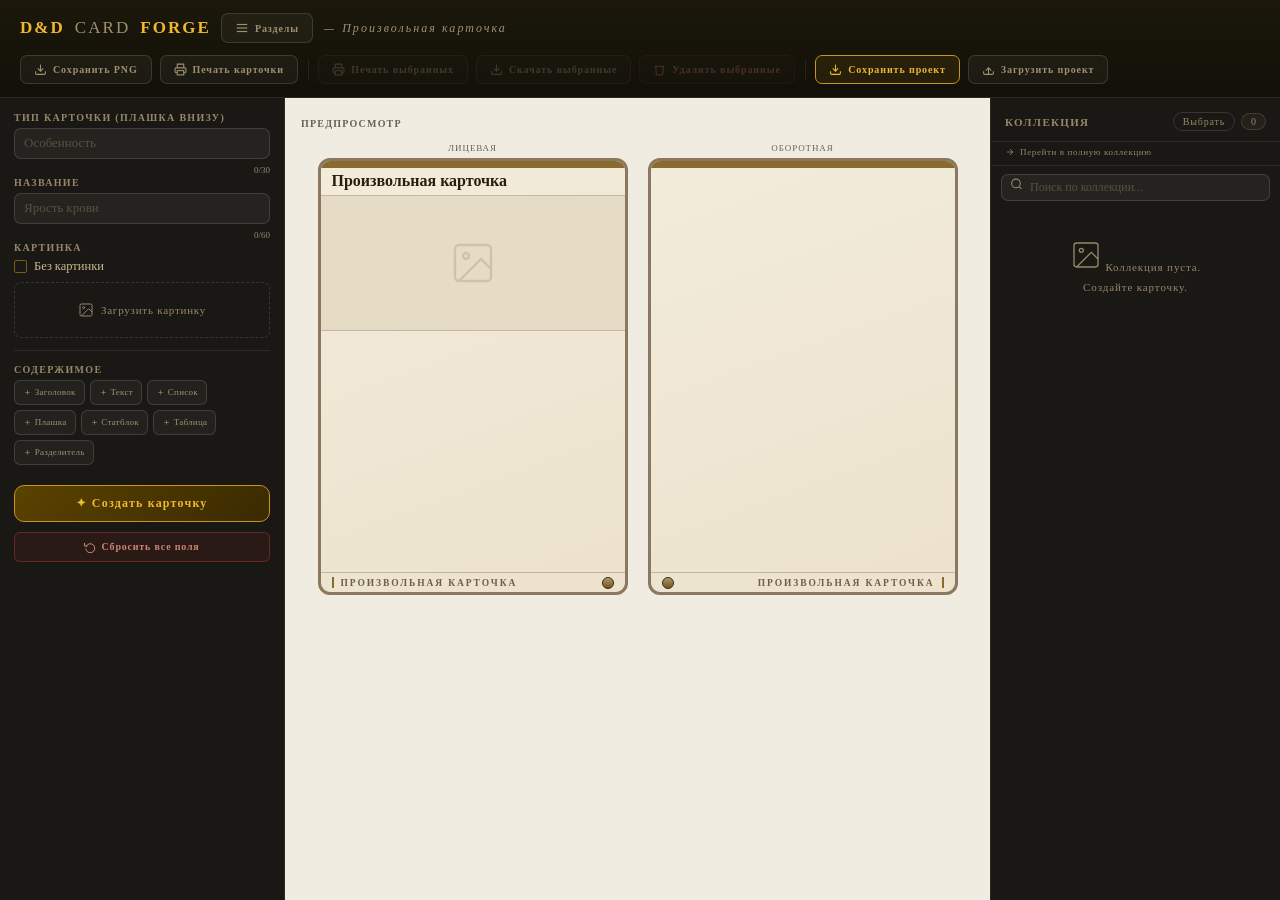
<file: custom.html>
<!DOCTYPE html>
<html lang="ru">
<head>
<meta charset="UTF-8"/>
<meta name="viewport" content="width=device-width,initial-scale=1.0"/>
<title>D&amp;D Card Forge — Произвольная карточка</title>
<meta name="description" content="Конструктор произвольной карточки D&D: свой тип, название и содержимое из блоков — заголовки, текст, списки, статблоки, таблицы. Создайте и распечатайте за минуту."/>
<meta name="theme-color" content="#111009"/>
<link rel="icon" type="image/svg+xml" href="favicon.svg"/>
<link rel="icon" type="image/png" sizes="32x32" href="favicon-32.png"/>
<link rel="apple-touch-icon" href="apple-touch-icon.png"/>
<meta property="og:type" content="website"/>
<meta property="og:url" content="https://iuchar.github.io/dnd-card-forge/custom.html"/>
<meta property="og:title" content="D&D Card Forge — Произвольная карточка"/>
<meta property="og:description" content="Конструктор произвольной карточки D&D: свой тип, название и содержимое из блоков."/>
<meta property="og:image" content="https://iuchar.github.io/dnd-card-forge/og-image.jpg"/>
<meta property="og:image:width" content="1200"/>
<meta property="og:image:height" content="630"/>
<link href="https://fonts.googleapis.com/css2?family=Crimson+Text:ital,wght@0,400;0,600;1,400;1,700&display=swap" rel="stylesheet"/>
<script src="lib/html2canvas.min.js" defer></script>
<script src="lib/jszip.min.js" defer></script>
<script src="lib/jspdf.umd.min.js" defer></script>
<style>
/* ═══ ОБЩИЙ ХРОМ ВСЕХ СТРАНИЦ ═══
   Тема, сброс, шапка, навигация, тосты, видимый фокус — одинаково на генераторах
   и в галереях. Раньше эти правила лежали копиями в styles.css и gallery-styles.css
   и успели разойтись: правка в одном файле не доезжала до другого.
   Подключать ПЕРВЫМ, до styles.css / gallery-styles.css. */

*,*::before,*::after{box-sizing:border-box;margin:0;padding:0;}
html{font-size:15px;height:100%;overflow:hidden;}
body{background:var(--bg);color:var(--text);font-family:'Crimson Text',Georgia,serif;height:100%;display:flex;flex-direction:column;overflow:hidden;}
.header{padding:13px 20px;display:flex;align-items:center;justify-content:space-between;border-bottom:0.5px solid var(--border);background:linear-gradient(to bottom,rgba(200,148,26,.06),transparent);gap:12px;flex-wrap:wrap;flex-shrink:0;}
.logo{font-family:'Times New Roman',Times,serif;font-size:17px;font-weight:700;letter-spacing:.12em;color:var(--gold-l);white-space:nowrap;}
/* Пояснение про редакции у подзаголовка страницы. Шапка обязана оставаться в
   одну строку: перенос выталкивает кнопки действий вниз и поднимает её высоту
   втрое. Поэтому подпись мельче, не переносится, а на узком экране прячется —
   в строке разделов год и так написан на кнопках. */
.hdr-note{font-size:11px;color:var(--text3);white-space:nowrap;}
/* 1240px — замер: при 1280 подпись кончается на 895, кнопки начинаются с 938 */
@media (max-width:1240px){.hdr-note{display:none;}}
.logo span{color:var(--text2);font-weight:400;}
.hbtn:hover{background:rgba(255,255,255,.09);color:var(--text);}
.hbtn svg{width:13px;height:13px;flex-shrink:0;}
.nav-wrap{position:relative;flex-shrink:0;}
.nav-toggle svg{width:14px;height:14px;flex-shrink:0;}
.nav-toggle:hover,.nav-toggle.open{background:rgba(255,255,255,.09);color:var(--text);}
.nav-menu{position:absolute;top:calc(100% + 8px);left:0;width:230px;background:var(--bg2);border:0.5px solid var(--border2);border-radius:10px;padding:6px;box-shadow:0 8px 32px rgba(0,0,0,.55);z-index:300;display:none;max-height:460px;overflow-y:auto;scrollbar-width:thin;scrollbar-color:var(--bg4) transparent;}
.nav-menu.open{display:block;}
.nav-item{display:flex;align-items:center;gap:8px;padding:7px 10px;border-radius:6px;font-family:'Times New Roman',Times,serif;font-size:10px;letter-spacing:.07em;color:var(--text2);cursor:pointer;transition:all .13s;text-decoration:none;}
.nav-item > svg{flex-shrink:0;}
.nav-item:hover{background:rgba(255,255,255,.06);color:var(--text);}
.nav-item.nav-active{background:rgba(200,148,26,.12);color:var(--gold-l);border:0.5px solid rgba(200,148,26,.2);}
.nav-item.nav-disabled{color:#5a5040;cursor:default;pointer-events:none;font-size:9.5px;padding:5px 10px;}
.nav-sep{height:0.5px;background:var(--border);margin:5px 4px;}
.nav-badge{margin-left:auto;font-family:'Crimson Text',Georgia,serif;font-size:8.5px;letter-spacing:.02em;color:#c88a4a;border:0.5px solid rgba(200,138,74,.4);border-radius:4px;padding:1px 5px;text-transform:lowercase;flex-shrink:0;}
.toast.show{transform:translateX(-50%) translateY(0);}
:root{
  --bg:#111009;--bg2:#1a1814;--bg3:#252018;--bg4:#2e2a20;
  --border:rgba(255,255,255,0.08);--border2:rgba(255,255,255,0.13);
  --text:#e0d8c8;--text2:#a09070;--text3:#968769;
  --gold:#c8941a;--gold-l:#f0b830;
  --accent:#4a3fa0;--accent-l:#8070e0;
  --ca:#f5f5f5;
  --r:10px;
}
.nav-toggle{padding:7px 13px;font-family:'Times New Roman',Times,serif;font-size:10px;font-weight:600;letter-spacing:.09em;cursor:pointer;border:0.5px solid var(--border2);border-radius:7px;background:rgba(255,255,255,.04);color:var(--text2);transition:all .14s;display:flex;align-items:center;gap:6px;white-space:nowrap;}
.nav-section-lbl{font-family:'Times New Roman',Times,serif;font-size:8px;letter-spacing:.18em;text-transform:uppercase;color:var(--text3);padding:5px 10px 3px;pointer-events:none;}
:focus-visible{outline:2px solid var(--gold-l,#f0b830);outline-offset:2px;border-radius:3px;}
/* Обводку гасим только там, где она пришла НЕ с клавиатуры: :focus-visible выше
   остаётся видимым. Обе строки лежали копиями в ядах и инструментах. */
html:focus,body:focus{outline:none;}
button:focus:not(:focus-visible){outline:none;}
.si:focus-visible,.coll-search:focus-visible,textarea:focus-visible{outline:none;}
.si:focus-visible{border-color:var(--gold-l,#f0b830);border-width:1.5px;}
.coll-search:focus-visible{border-color:var(--accent-l);border-width:1.5px;}
.rp:focus-visible{outline-offset:3px;}
/* Кнопки шапки (.hbtn) — общие для генераторов и галерей; text-decoration
   нужен галереям, где .hbtn висит на ссылках */
.hbtn{padding:7px 13px;font-family:'Times New Roman',Times,serif;font-size:10px;font-weight:600;letter-spacing:.09em;cursor:pointer;border:0.5px solid var(--border2);border-radius:7px;background:rgba(255,255,255,.04);color:var(--text2);transition:all .14s;display:flex;align-items:center;gap:6px;white-space:nowrap;text-decoration:none;}
.hbtn.gold{border-color:var(--gold);background:rgba(200,148,26,.1);color:var(--gold-l);}
.hbtn.gold:hover{background:rgba(200,148,26,.2);}
.hbtn:disabled{opacity:.3;cursor:default;pointer-events:none;}
.hbtn.danger{border-color:rgba(220,60,60,.25);color:#c07060;}
.hbtn.danger:not(:disabled):hover{background:rgba(220,60,60,.1);color:#e08070;border-color:rgba(220,60,60,.4);}
.hbtn-sep{width:0.5px;height:20px;background:var(--border);margin:0 2px;flex-shrink:0;}


.header-btns{display:flex;gap:8px;align-items:center;flex-wrap:wrap;}

.layout{display:flex;flex:1;min-height:0;overflow:hidden;}
.sb{width:285px;flex-shrink:0;background:var(--bg2);border-right:0.5px solid var(--border);padding:14px 14px 32px;overflow-y:auto;scrollbar-width:thin;scrollbar-color:var(--bg4) transparent;}
.sb::-webkit-scrollbar{width:4px;}
.sb::-webkit-scrollbar-thumb{background:var(--bg4);border-radius:2px;}
.lbl{display:block;font-family:'Times New Roman',Times,serif;font-size:10px;font-weight:600;letter-spacing:.13em;text-transform:uppercase;color:var(--text3);margin:13px 0 5px;}
/* подпись поля кликабельна: label[for] ставит курсор в поле и озвучивает его имя */
label.lbl{cursor:pointer;}
.si{width:100%;background:rgba(255,255,255,.05);border:0.5px solid var(--border2);border-radius:7px;color:var(--text);font-family:'Crimson Text',Georgia,serif;font-size:13px;padding:6px 9px;accent-color:var(--gold);outline:none;transition:border-color .15s;}
.si:focus{border-color:var(--gold);}
.si::placeholder{color:#5a5040;}
input[type=checkbox]{accent-color:var(--gold);}
select.si{cursor:pointer;}
select.si option{background:var(--bg2);color:var(--text);}
select.si option:checked{background:var(--gold);color:#1a1208;}
select.si option:hover{background:var(--gold);color:#1a1208;}
/* кастомные выпадашки (вместо нативного select) */
.cs-wrap{position:relative;}
.cs-btn{width:100%;display:flex;align-items:center;justify-content:space-between;gap:8px;background:rgba(255,255,255,.05);border:0.5px solid var(--border2);border-radius:7px;color:var(--text);font-family:'Crimson Text',Georgia,serif;font-size:13px;padding:6px 9px;cursor:pointer;text-align:left;transition:border-color .15s;}
.cs-btn.open{border-color:var(--gold);}
.cs-lbl{flex:1;overflow:hidden;text-overflow:ellipsis;white-space:nowrap;}
.cs-chev{width:13px;height:13px;flex-shrink:0;opacity:.55;transition:transform .15s;}
.cs-btn.open .cs-chev{transform:rotate(180deg);}
.cs-panel{position:absolute;top:calc(100% + 4px);left:0;right:0;background:var(--bg2);border:0.5px solid var(--border2);border-radius:8px;box-shadow:0 8px 28px rgba(0,0,0,.55);z-index:400;display:none;max-height:260px;overflow-y:auto;padding:3px;scrollbar-width:thin;scrollbar-color:var(--bg4) transparent;}
.cs-panel.open{display:block;}
.cs-opt{padding:7px 10px;font-family:'Crimson Text',Georgia,serif;font-size:13px;color:var(--text2);cursor:pointer;border-radius:5px;white-space:nowrap;overflow:hidden;text-overflow:ellipsis;}
.cs-opt:hover{background:linear-gradient(90deg,rgba(255,255,255,.12),rgba(255,255,255,0));color:var(--text);}
.cs-opt.on{background:rgba(200,148,26,.13);color:var(--gold-l);}

textarea.si{resize:vertical;min-height:68px;line-height:1.5;}
.row2{display:grid;grid-template-columns:1fr 1fr;gap:7px;}
.sf{display:flex;flex-direction:column;gap:3px;}
/* Поле, стоящее сразу под парой .row2: без отступа его подпись липнет к
   селекту предыдущей строки и читается как часть той пары. 8px — тот же
   воздух, что .lbl оставляет над собой в пересчёте на мелкую подпись .sl. */
.sf-gap{margin-top:8px;}
/* Настройка и Проклятие — два статуса предмета в одну строку, единым блоком
   во всех генераторах: под ценой и весом, перед магическим бонусом.
   Оправы у пары нет: строка устроена как «Концентрация / Ритуал» у заклинаний —
   голые подписи со знаком-печатью, разделённые воздухом. Вес даёт сам знак и
   окраска подписи, капсула оказалась лишней. */
.flags-row{display:flex;gap:14px;align-items:center;margin:0 0 6px;flex-wrap:wrap;}
.flags-row .noimg-toggle{margin-bottom:0;}
/* «Загрузить проект»: input был display:none и выпадал из таб-порядка, а label
   сам не фокусируется — кнопку проскакивало. Теперь input прозрачно накрывает
   label, поэтому фокусируется штатно; обводку рисуем на самом label. */
.hbtn-upload{position:relative;cursor:pointer;}
.hbtn-file{position:absolute;inset:0;width:100%;height:100%;opacity:0;cursor:pointer;}
.hbtn-upload:has(.hbtn-file:focus-visible){outline:2px solid var(--gold-l);outline-offset:2px;}
/* Галка со словом в сайдбаре (свойства оружия, доспехов, заклинаний). Базовые
   правила были тремя копиями в этих страницах; локально осталась только
   разница: у оружия строки плотнее, у заклинаний выше пальцевая цель. */
.pcb{display:flex;align-items:center;gap:5px;cursor:pointer;padding:3px 0;}
.pcb span{font-size:13px;color:var(--text2);}

/* ═══ ЗНАКИ ЧЕКБОКСОВ ═══
   Сам input становится знаком: appearance:none снимает системную отрисовку и
   разрешает псевдоэлементы. Разметку не трогаем, поэтому знак получают и те
   чекбоксы, которые создаёт скрипт: свойства оружия, блоки произвольной
   карточки. Элемент остаётся настоящим чекбоксом — Tab, пробел и озвучивание
   работают как прежде.
   Цвет семейства живёт в переменных на label: --mk для знака, --mk-on для
   подписи включённого пункта. */
.sb label{--mk:var(--gold);--mk-on:var(--gold-l);}
.sb input[type=checkbox]{
  appearance:none;-webkit-appearance:none;
  width:13px;height:13px;margin:0;flex-shrink:0;cursor:pointer;position:relative;
  display:inline-flex;align-items:center;justify-content:center;
  color:var(--mk);opacity:.55;
  border:1.5px solid currentColor;border-radius:50%;background:transparent;
  transition:opacity .14s,background .14s,border-color .14s;
}
/* знак по умолчанию — звено: кольцо, в котором появляется сердцевина */
.sb input[type=checkbox]::before{
  content:'';width:4px;height:4px;border-radius:50%;background:transparent;
}
.sb input[type=checkbox]:checked{opacity:1;}
.sb input[type=checkbox]:checked::before{background:currentColor;}
/* включённый пункт красится целиком: знак и подпись */
.sb label:has(input[type=checkbox]:checked) span{color:var(--mk-on);}
/* винные семейства */
.sb label:has(#fcursed),.sb label:has(#fritual),.sb label:has(#fstealth){
  --mk:#a8402f;--mk-on:#e8b6a9;
}

/* ── печать: статусы предмета и пара «концентрация / ритуал» ── */
.sb input#fcursed,.sb input#fattune,.sb input#fconc,.sb input#fritual{
  width:12px;height:12px;border-width:1px;
}
.sb input#fcursed::before,.sb input#fattune::before,
.sb input#fconc::before,.sb input#fritual::before{content:none;}
.sb input#fcursed:checked,.sb input#fattune:checked,
.sb input#fconc:checked,.sb input#fritual:checked{
  background:currentColor;
  box-shadow:inset 0 2px 2px rgba(255,255,255,.45),inset 0 -2px 3px rgba(0,0,0,.35);
}

/* ── крест: «Без картинки» ── */
.sb input#f-noimg{
  border-radius:2px;border-width:1px;
  font-family:'Times New Roman',Times,serif;font-size:11px;line-height:1;
}
.sb input#f-noimg::before{
  content:'✕';width:auto;height:auto;background:none;border-radius:0;opacity:0;
}
.sb input#f-noimg:checked::before{opacity:1;background:none;}

/* ── рамка: помеха скрытности ──
   Скобы из двух уголков рядом с остальными знаками читались как «ничего»:
   это единственная галка, у которой не было замкнутого контура. Замкнули —
   небольшая прямоугольная рамка со скруглением, внутри проступает ядро. */
.sb input#fstealth{border-radius:3px;border-width:1px;}
.sb input#fstealth::before{width:5px;height:5px;border-radius:1px;}

/* ── око: типы яда ── */
.sb #fptype-wrap input[type=checkbox]{border-width:1px;}
.sb #fptype-wrap input[type=checkbox]::before{
  width:5px;height:5px;border-radius:0;transform:rotate(45deg);
  border:1px solid currentColor;background:transparent;
}
.sb #fptype-wrap input[type=checkbox]:checked::before{background:currentColor;}

/* ── гранёный камень: компоненты В / С / М ── */
.sb input#fcv,.sb input#fcs,.sb input#fcm{
  border:0;border-radius:0;background:currentColor;opacity:.35;
  clip-path:polygon(50% 0,100% 26%,100% 74%,50% 100%,0 74%,0 26%);
}
.sb input#fcv::before,.sb input#fcs::before,.sb input#fcm::before{content:none;}
.sb input#fcv:checked,.sb input#fcs:checked,.sb input#fcm:checked{opacity:1;}

/* ── клеймо: «Нумерованный» в редакторе блоков ── */
.sb .blk-ck input[type=checkbox][data-f="ordered"]{
  border-radius:3px;border-width:1px;background:rgba(230,220,198,.10);
  font-family:'Times New Roman',Times,serif;font-size:11px;line-height:1;
}
.sb .blk-ck input[type=checkbox][data-f="ordered"]::before{
  content:'✓';width:auto;height:auto;background:none;border-radius:0;opacity:0;
}
.sb .blk-ck input[type=checkbox][data-f="ordered"]:checked{background:rgba(230,220,198,.16);}
.sb .blk-ck input[type=checkbox][data-f="ordered"]:checked::before{opacity:1;background:none;}

/* Скрытая справка у подписи поля: кружок «?» разворачивает текст под ним.
   Нужна там, где поле влияет на карточку не напрямую (магический бонус входит
   в атаку, урон и КБ, но сам на карточке не печатается). Свёрнута по
   умолчанию: это подсказка на один раз, а не часть формы. */
.lbl-hint{display:flex;align-items:center;gap:7px;}
.hint-btn{width:14px;height:14px;flex-shrink:0;padding:0;border:1px solid var(--border2);border-radius:50%;
  background:rgba(255,255,255,.05);color:var(--text2);cursor:pointer;
  font-family:'Times New Roman',Times,serif;font-size:10px;font-weight:700;line-height:1;
  display:flex;align-items:center;justify-content:center;transition:all .14s;}
.hint-btn:hover{border-color:var(--gold);color:var(--gold-l);background:rgba(200,148,26,.13);}
.hint-btn[aria-expanded="true"]{border-color:var(--gold);color:var(--gold-l);background:rgba(200,148,26,.13);}
.hint-box{margin:0 0 9px;padding:7px 0 7px 9px;border-left:2px solid rgba(200,148,26,.35);
  font-family:'Crimson Text',Georgia,serif;font-size:12.5px;line-height:1.45;color:var(--text2);}
.hint-box p{margin:0 0 5px;}
.hint-box p:last-child{margin-bottom:0;}
/* строки формул: выделены светлее и не разрываются на слова внутри слагаемых */
.hint-box .hint-f{font-family:'Times New Roman',Times,serif;font-size:12px;color:var(--text);}
.divider{height:0.5px;background:var(--border);margin:12px 0;}
.btn-reset{width:100%;padding:8px 9px;margin-top:10px;font-family:'Times New Roman',Times,serif;font-size:10px;font-weight:600;letter-spacing:.08em;cursor:pointer;border:1px solid rgba(220,60,60,.35);border-radius:6px;background:rgba(220,60,60,.08);color:#cf8474;transition:all .14s;display:flex;align-items:center;justify-content:center;gap:5px;}
.btn-reset:hover{background:rgba(220,60,60,.18);color:#ec9282;border-color:rgba(220,60,60,.55);}
.btn-reset svg{width:12px;height:12px;}
.field-wrap{position:relative;}
/* Маска поверх поля проклятия. Накрывает textarea, не трогая её значение:
   подмена текста на «Текст скрыт» стоила бы потерянного проклятия при первом
   же сохранении. Щелчок по маске открывает текст. */
/* display у класса перебивает браузерное [hidden]{display:none} — без этой
   строки маска не пропадала ни по галке, ни по щелчку */
.mask-veil[hidden]{display:none;}
.mask-veil{position:absolute;inset:0;border-radius:8px;overflow:hidden;cursor:pointer;
  background:var(--bg3);border:1px solid rgba(200,148,26,.22);transition:border-color .15s;
  display:flex;flex-direction:column;align-items:stretch;gap:7px;padding:13px 11px 11px 15px;}
.mask-veil:hover{border-color:rgba(200,148,26,.4);}
/* засечка проклятия: тот же винный, что у метки на карточке */
.mask-veil::before{content:'';position:absolute;left:0;top:0;bottom:0;width:4px;background:#7c231a;}
/* полоски-строки: видно, что текст есть и какой он длины, но не прочесть */
.mask-bar{height:8px;border-radius:4px;background:linear-gradient(90deg,rgba(160,144,112,.26),rgba(160,144,112,.09));}
.mask-bar:nth-of-type(2){width:92%;}
.mask-bar:nth-of-type(3){width:74%;}
.mask-bar:nth-of-type(4){width:86%;}
.mask-over{position:absolute;inset:0;display:flex;flex-direction:column;align-items:center;justify-content:center;gap:5px;
  background:linear-gradient(180deg,rgba(37,32,24,.58),rgba(37,32,24,.9));transition:background .15s;}
.mask-veil:hover .mask-over{background:linear-gradient(180deg,rgba(37,32,24,.48),rgba(37,32,24,.84));}
.mask-seal{width:26px;height:26px;border-radius:50%;border:1px solid rgba(200,148,26,.45);
  display:flex;align-items:center;justify-content:center;color:var(--gold);margin-bottom:2px;}
.mask-ttl{font-family:'Times New Roman',Times,serif;font-size:11px;font-weight:700;letter-spacing:.2em;
  text-transform:uppercase;color:var(--text2);}
.mask-hint{font-family:'Crimson Text',Georgia,serif;font-size:12px;color:var(--text3);}
/* Подпись поля и галка «скрыть» в одну строку. Перенос разрешён: на узкой
   панели пара «кружок + текст» иначе прижимается к самому краю поля. */
.lbl-row{display:flex;align-items:center;justify-content:space-between;gap:10px;flex-wrap:wrap;}
.mask-toggle{display:inline-flex;align-items:center;gap:6px;cursor:pointer;text-transform:none;
  letter-spacing:0;font-family:'Crimson Text',Georgia,serif;font-size:12px;color:var(--text3);
  padding-right:2px;}
.mask-toggle:hover{color:var(--text2);}
/* Галочка, а не кольцо: общее правило .sb input[type=checkbox] рисует круг,
   а здесь нужен знак согласия — тот же приём, что у «клейма» в блоках. */
.sb .mask-toggle input[type=checkbox]{
  border-radius:3px;border-width:1px;background:rgba(230,220,198,.10);
  font-family:'Times New Roman',Times,serif;font-size:11px;line-height:1;}
.sb .mask-toggle input[type=checkbox]::before{
  content:'✓';width:auto;height:auto;background:none;border-radius:0;opacity:0;}
.sb .mask-toggle input[type=checkbox]:checked{background:rgba(230,220,198,.16);}
.sb .mask-toggle input[type=checkbox]:checked::before{opacity:1;background:none;}
/* подпись половинки парного поля (.row2 > .sf) */
.sl{font-family:'Times New Roman',Times,serif;font-size:9px;letter-spacing:.09em;text-transform:uppercase;color:var(--text3);}
/* пара полей в столбик: длинные значения селектов не влезают в половину ширины
   панели, поэтому такие пары ставим друг под друга, а не в .row2 */
.sf-col{display:flex;flex-direction:column;gap:7px;}
/* магический бонус предмета: значений всего четыре, поэтому переключатель, а не поле ввода */
.magseg{display:flex;gap:5px;}
.magseg button{flex:1;padding:6px 0;font-family:'Crimson Text',Georgia,serif;font-size:13px;cursor:pointer;border:0.5px solid var(--border2);border-radius:7px;background:rgba(255,255,255,.05);color:var(--text2);}
.magseg button:hover{background:rgba(255,255,255,.09);}
.magseg button.on{border:1px solid var(--gold);background:rgba(200,148,26,.13);color:var(--gold-l);}
.char-counter{position:absolute;right:0;bottom:-16px;font-family:'Times New Roman',Times,serif;font-size:9px;color:var(--text3);}
.char-counter.warn{color:var(--gold);}
.char-counter.over{color:#c05040;}
.field-mb{margin-bottom:18px;}
.btn-build{width:100%;padding:10px;margin-top:10px;font-family:'Times New Roman',Times,serif;font-size:12px;font-weight:700;letter-spacing:.1em;cursor:pointer;border:1.5px solid var(--gold);border-radius:var(--r);background:linear-gradient(135deg,#5a4200,#3a2a00);color:var(--gold-l);transition:all .14s;}
.btn-build:hover{background:linear-gradient(135deg,#7a5800,#5a4000);}
.btn-build:active{transform:scale(.98);}
.cv-label{font-family:'Times New Roman',Times,serif;font-size:10px;font-weight:600;letter-spacing:.12em;text-transform:uppercase;color:#6b6152;align-self:flex-start;margin-bottom:14px;}
.cards-row{display:flex;gap:20px;align-items:flex-start;justify-content:center;}
.card-col{display:flex;flex-direction:column;align-items:center;gap:5px;}
.side-lbl{font-family:'Times New Roman',Times,serif;font-size:9px;letter-spacing:.1em;text-transform:uppercase;color:#6b6152;}
.c-meta{height:24px;flex-shrink:0;display:flex;align-items:center;padding:0;background:rgba(0,0,0,0.07);}
.c-meta-orn{width:24px;height:100%;flex-shrink:0;display:flex;align-items:center;justify-content:center;}
.c-meta-orn svg{width:20px;height:20px;}
.c-meta-inner{flex:1;position:relative;display:flex;align-items:center;justify-content:center;padding:0 10px;min-width:0;}
.c-meta-item{font-family:'Times New Roman',Times,serif;font-size:9px;font-weight:700;letter-spacing:.09em;color:#5a4830;text-transform:uppercase;white-space:nowrap;}
/* цена: #8a6010 давал контраст 4.34 на подложке карточки, ниже порога 4.5 */
.c-meta-item.cost{color:#805811;position:absolute;left:10px;}
/* Фон, а не тег картинки: html2canvas игнорирует object-fit и растягивает кадр в
   PNG-экспорте, background-size:cover же отрабатывает верно (см. setCardImg).
   cover, а не 100% 100%: кадры из старых коллекций сняты под прежнюю
   пропорцию, и срезать им края лучше, чем растягивать по вертикали на 12%.
   Новые кадры выходят из кадровщика ровно 16:9 — для них разницы нет. */
/* Кадр: 240x135 — ровно 16:9, по центру полосы. Боковые края растушёваны,
   поэтому картинка не обрывается ребром, а растворяется в подложке.
   Растушёвка выжжена в самих пикселях (_fadeEdges в crop.js), а не сделана
   mask-image: маску html2canvas игнорирует, и в PNG край выходил резким. */
.c-img-el{position:absolute;z-index:1;left:50%;top:50%;transform:translate(-50%,-50%);
  width:240px;height:135px;background-size:cover;background-position:center;
  background-repeat:no-repeat;border-radius:0;display:block;}
/* Подложка: размытая копия кадра, закрывающая полосу по бокам. Размытие НЕ
   через filter:blur — html2canvas его игнорирует, и в PNG-экспорте вместо
   мягкого фона выходила бы резкая растянутая копия. Картинка размывается
   заранее в canvas (см. _blurBg в crop.js), сюда приходит уже готовой.
   inset:-18px — подложка нарочно шире полосы: при inset:0 она повторяет кадр
   один в один, совпадает с ним по рисунку, и граница кадра читается ребром.
   Само смещение html2canvas переносит верно, это обычное позиционирование. */
.c-img-bleed{position:absolute;z-index:0;inset:-18px;background-size:cover;
  background-position:center;background-repeat:no-repeat;}
.c-foot{height:26px;flex-shrink:0;padding:0 14px;display:flex;align-items:center;justify-content:space-between;position:relative;}
.c-wgt{font-family:'Times New Roman',Times,serif;font-size:10px;color:#8a7860;letter-spacing:.04em;}
/* рамка типа в подвале карточки (ромбы + линии) */
/* .c-typeframe/.c-tfsvg (резной картуш в подвале) удалены: подвал переехал на
   вид с эталонной страницы — засечка и имя раздела капителью, см. card-new.css.
   У заклинаний свой подвал и картушем они не пользовались. */

.coll-panel{width:290px;flex-shrink:0;background:var(--bg2);border-left:0.5px solid var(--border);display:flex;flex-direction:column;}
.coll-head{padding:14px 14px 10px;border-bottom:0.5px solid var(--border);display:flex;align-items:center;justify-content:space-between;flex-shrink:0;}
.coll-search-wrap{padding:8px 10px 0;flex-shrink:0;position:relative;}
.coll-search-icon{position:absolute;left:19px;top:50%;transform:translateY(-50%);color:var(--text3);pointer-events:none;width:13px;height:13px;}
.coll-search{width:100%;background:rgba(255,255,255,.05);border:0.5px solid var(--border2);border-radius:7px;color:var(--text);font-family:'Crimson Text',Georgia,serif;font-size:12px;padding:5px 9px 5px 28px;outline:none;transition:border-color .15s;box-sizing:border-box;}
.coll-search:focus{border-color:var(--accent-l);}
.coll-search::placeholder{color:#5a5040;}
.coll-search-clear{position:absolute;right:18px;top:50%;transform:translateY(-50%);background:none;border:none;color:var(--text3);cursor:pointer;font-size:13px;line-height:1;padding:0;display:none;}
.coll-title{font-family:'Times New Roman',Times,serif;font-size:11px;font-weight:600;letter-spacing:.12em;text-transform:uppercase;color:var(--text3);}
.coll-count{font-family:'Times New Roman',Times,serif;font-size:10px;color:var(--text3);background:var(--bg3);border:0.5px solid var(--border2);border-radius:20px;padding:2px 9px;}
.coll-list{flex:1;overflow-y:auto;padding:6px 10px 10px;display:flex;flex-direction:column;gap:2px;scrollbar-width:thin;scrollbar-color:var(--bg4) transparent;}
.coll-empty{text-align:center;padding:32px 16px;color:var(--text3);font-family:'Times New Roman',Times,serif;font-size:11px;letter-spacing:.08em;line-height:1.8;}
.coll-item{background:var(--bg3);border:0.5px solid var(--border);border-radius:8px;padding:9px 10px;cursor:pointer;transition:all .13s;display:flex;align-items:center;gap:9px;position:relative;}
.coll-item:hover{background:var(--bg4);border-color:var(--border2);}
.coll-item-thumb img{width:100%;height:100%;object-fit:cover;}
.coll-item-stripe{position:absolute;top:0;left:0;right:0;height:3px;}
.coll-item-info{flex:1;min-width:0;}
.coll-item-name{font-family:'Times New Roman',Times,serif;font-size:11px;font-weight:600;color:var(--text);white-space:nowrap;overflow:hidden;text-overflow:ellipsis;margin-bottom:2px;}
.coll-item-sub{font-size:10px;color:var(--text3);white-space:nowrap;overflow:hidden;text-overflow:ellipsis;}
.coll-item-del{position:absolute;top:6px;right:6px;width:18px;height:18px;background:rgba(160,30,30,.8);border:none;border-radius:50%;color:#fff;font-size:10px;cursor:pointer;opacity:0;transition:opacity .12s;display:flex;align-items:center;justify-content:center;}
.coll-item:hover .coll-item-del{opacity:1;}
.coll-item-dup{position:absolute;top:6px;right:28px;width:18px;height:18px;background:rgba(200,148,26,.85);border:none;border-radius:50%;color:#1c1608;cursor:pointer;opacity:0;transition:opacity .12s;display:flex;align-items:center;justify-content:center;}
.coll-item:hover .coll-item-dup{opacity:1;}
.coll-item-dup svg{width:10px;height:10px;}
.coll-sect-wrap{flex-shrink:0;}
.coll-sect-head{display:flex;align-items:center;gap:7px;padding:8px 2px 4px;cursor:pointer;user-select:none;}
.coll-sect-head:hover .coll-sect-label{color:var(--text2);}
.coll-sect-dot{width:8px;height:8px;border-radius:50%;flex-shrink:0;}
.coll-sect-label{font-family:'Times New Roman',Times,serif;font-size:9px;letter-spacing:.1em;text-transform:uppercase;color:var(--text3);white-space:nowrap;transition:color .12s;}
.coll-sect-line{flex:1;height:0.5px;background:var(--border);}
.coll-sect-chevron{flex-shrink:0;color:var(--text3);transition:transform .18s;}
.coll-sect-wrap.collapsed .coll-sect-chevron{transform:rotate(-90deg);}
.coll-sect-wrap.collapsed .coll-sect-body{display:none;}
/* Кривая без перелёта: прежняя уводила тост на 56% выше конечной точки и
   возвращала обратно, то есть в конце появления он подпрыгивал. Копия этого
   правила есть в gallery-styles.css, отличается только z-index: менять парой. */
.toast{position:fixed;bottom:24px;left:50%;transform:translateX(-50%) translateY(60px);background:var(--bg3);border:0.5px solid var(--border2);border-radius:8px;padding:9px 18px;font-family:'Times New Roman',Times,serif;font-size:11px;color:var(--text);letter-spacing:.06em;z-index:200;transition:transform .3s cubic-bezier(.22,1,.36,1);pointer-events:none;}

.coll-sel-btn{padding:3px 9px;font-family:'Times New Roman',Times,serif;font-size:10px;font-weight:500;letter-spacing:.08em;cursor:pointer;border:0.5px solid var(--border2);border-radius:20px;background:transparent;color:var(--text3);transition:all .14s;}
.coll-sel-btn:hover,.coll-sel-btn.active{background:rgba(160,120,56,.15);color:var(--text2);border-color:rgba(160,120,56,.4);}
.coll-item-cb{position:absolute;left:9px;top:50%;transform:translateY(-50%);width:15px;height:15px;cursor:pointer;accent-color:#a07838;display:none;}
.coll-item.sel-mode{padding-left:32px;}
.coll-item.sel-mode .coll-item-cb{display:block;}
.coll-item.sel-mode.selected{background:rgba(160,120,56,.1);border-color:rgba(160,120,56,.35);}
.conf-modal-bg{position:fixed;inset:0;background:rgba(0,0,0,.55);z-index:300;display:none;align-items:center;justify-content:center;}
.conf-modal-bg.open{display:flex;}
.conf-modal-btns{display:flex;gap:8px;justify-content:center;}
.conf-del{border-color:rgba(220,60,60,.4)!important;color:#e08070!important;}
.conf-del:hover{background:rgba(220,60,60,.15)!important;}
.conf-keep:hover{background:rgba(255,255,255,.06);}

.coll-full-link{display:flex;align-items:center;gap:5px;padding:5px 14px 8px;font-family:'Times New Roman',Times,serif;font-size:9px;letter-spacing:.07em;color:var(--text3);text-decoration:none;flex-shrink:0;transition:color .13s;border-bottom:0.5px solid var(--border);}
.coll-full-link:hover{color:var(--gold-l);}

/* Доступность: отключение анимаций по системной настройке */
@media (prefers-reduced-motion:reduce){
  *,*::before,*::after{animation-duration:.01ms!important;animation-iteration-count:1!important;transition-duration:.01ms!important;scroll-behavior:auto!important;}
}

/* Разметка описания: панель кнопок Ж/К/П над полем + предупреждение о непомещении. */
.fmt-bar{display:flex;gap:5px;margin:0 0 6px;}
.fmt-btn{min-width:34px;height:32px;display:flex;align-items:center;justify-content:center;background:rgba(255,255,255,.05);border:0.5px solid var(--border2);border-radius:6px;color:var(--text);font-family:'Crimson Text',Georgia,serif;font-size:15px;line-height:1;cursor:pointer;transition:border-color .15s,background .15s;}
.fmt-btn:hover{border-color:var(--gold);background:rgba(255,255,255,.09);}
.fmt-warn{font-family:'Crimson Text',Georgia,serif;font-style:italic;font-size:11.5px;color:#e08070;line-height:1.4;margin:2px 0 8px;}
/* чекбоксы-свойства (.pcb): базовые размеры пока на страницах, ховер общий */
.pcb:hover span{color:var(--text);}
.btn-recrop svg{flex-shrink:0;}
.btn-del-img svg{flex-shrink:0;}
/* ═══ ХРОМ ПРИЛОЖЕНИЯ (не карточка) ═══
   Переменные темы, боковая панель, модалки, навигация, панель коллекции, кроп.
   Раньше эти правила копировались в каждый генератор и успели разойтись —
   часть копий была усечённой. Здесь сведена полная версия каждого правила.
   Подключать сразу после shared/styles.css: дальше идут стили карточки,
   которые у каждого генератора свои. */

.sb > .lbl:first-child{margin-top:0;}
.cv{flex:1;background:#f0ece2;display:flex;flex-direction:column;align-items:center;padding:20px 16px 16px;overflow:auto;}

/* панель коллекции */
.coll-search-clear:hover{color:var(--text2);}
.coll-list::-webkit-scrollbar{width:3px;}
.coll-list::-webkit-scrollbar-thumb{background:var(--bg4);border-radius:2px;}
.coll-sect-count{font-family:'Times New Roman',Times,serif;font-size:9px;color:var(--text3);opacity:.55;flex-shrink:0;}
.coll-sect-body{display:flex;flex-direction:column;gap:7px;max-height:304px;overflow-y:auto;padding-bottom:4px;scrollbar-width:thin;scrollbar-color:var(--bg4) transparent;}
.coll-sect-body::-webkit-scrollbar{width:3px;}
.coll-sect-body::-webkit-scrollbar-thumb{background:var(--bg4);border-radius:2px;}

/* модалка подтверждения */
.conf-modal{background:var(--bg2);border:0.5px solid var(--border2);border-radius:12px;padding:26px 24px 20px;width:290px;text-align:center;box-shadow:0 8px 32px rgba(0,0,0,.5);}
.conf-modal h3{font-family:'Times New Roman',Times,serif;font-size:12px;font-weight:600;color:var(--text);margin:0 0 18px;letter-spacing:.04em;line-height:1.5;}
.conf-modal-btns button{padding:7px 20px;font-family:'Times New Roman',Times,serif;font-size:11px;cursor:pointer;border-radius:6px;border:0.5px solid var(--border2);background:transparent;color:var(--text2);transition:all .14s;letter-spacing:.06em;}

/* навигация */

/* видимый фокус для навигации с клавиатуры: :focus-visible срабатывает только
   при табуляции, мышь его не показывает — вид при обычной работе не меняется.
   У полей ввода своя индикация (рамка золотеет), поэтому им обводка не нужна:
   иначе получалось два кольца. */
/* миниатюра карточки в панели «Коллекция» — единый размер и фон */
.coll-item-thumb{width:30px;height:42px;border-radius:4px;flex-shrink:0;background:var(--bg4);overflow:hidden;position:relative;border:1px solid rgba(255,255,255,.08);}
/* ═══ ЗАГРУЗКА И КАДРИРОВАНИЕ КАРТИНКИ ═══
   Всё, что нужно только страницам с изображением: галка «Без картинки», зона
   загрузки, миниатюра, кнопки «Изменить область» и «Удалить изображение»,
   модалка кадрирования с рамкой и ручками.
   Отдельный файл, потому что у заклинаний картинки нет вовсе, а правила ехали
   к ним вместе со styles.css и app-chrome.css мёртвым грузом.
   Подключать сразу после app-chrome.css — порядок каскада тот же, что был. */

/* Галка «Без картинки» стоит над зоной загрузки; при включении зона прячется. */
.noimg-toggle{display:flex;align-items:center;gap:7px;margin-bottom:8px;cursor:pointer;font-size:12.5px;color:#c9b78e;user-select:none;}

.noimg-toggle input{width:15px;height:15px;accent-color:#a9722c;cursor:pointer;flex-shrink:0;margin:0;}
.img-drop{width:100%;height:56px;border:1.5px dashed var(--border2);border-radius:7px;display:flex;align-items:center;justify-content:center;gap:7px;color:var(--text3);font-family:'Times New Roman',Times,serif;font-size:11px;letter-spacing:.07em;cursor:pointer;transition:all .14s;position:relative;overflow:hidden;}
.img-drop:hover{border-color:var(--accent-l);color:var(--text2);background:rgba(255,255,255,.03);}
.img-drop input[type=file]{position:absolute;inset:0;opacity:0;cursor:pointer;}

.img-thumb{position:absolute;inset:0;background-size:cover;background-position:center;border-radius:6px;}

.btn-recrop{width:100%;padding:5px 9px;margin-top:5px;font-family:'Times New Roman',Times,serif;font-size:10px;font-weight:500;letter-spacing:.08em;cursor:pointer;border:0.5px solid var(--border2);border-radius:6px;background:rgba(255,255,255,.04);color:var(--text2);transition:all .14s;display:flex;align-items:center;justify-content:center;gap:5px;}
.btn-recrop:hover{background:rgba(255,255,255,.09);color:var(--text);}
.btn-del-img{width:100%;padding:5px 9px;margin-top:4px;font-family:'Times New Roman',Times,serif;font-size:10px;font-weight:500;letter-spacing:.08em;cursor:pointer;border:0.5px solid var(--border);border-radius:6px;background:transparent;color:var(--text3);transition:all .14s;display:flex;align-items:center;justify-content:center;gap:5px;}
.btn-del-img:hover{background:rgba(220,60,60,.1);color:#e08070;border-color:rgba(220,60,60,.3);}

.crop-modal-bg{position:fixed;inset:0;background:rgba(0,0,0,.75);z-index:100;display:none;align-items:center;justify-content:center;}
.crop-modal-bg.open{display:flex;}
.crop-modal{max-height:95vh;overflow-y:auto;background:var(--bg2);border:0.5px solid var(--border2);border-radius:14px;padding:20px;width:560px;max-width:95vw;}
.crop-area{position:relative;width:100%;background:#555;border-radius:8px;overflow:hidden;cursor:crosshair;user-select:none;}
.cov{position:absolute;background:rgba(0,0,0,.52);pointer-events:none;}
.crop-rect{touch-action:none;position:absolute;border:2px solid #fff;box-shadow:0 0 0 1px rgba(0,0,0,.3);cursor:move;z-index:2;}
.ch{touch-action:none;position:absolute;width:12px;height:12px;background:#fff;border:1.5px solid rgba(0,0,0,.4);border-radius:2px;}
.ch.tl{top:-6px;left:-6px;cursor:nw-resize;}
.ch.tr{top:-6px;right:-6px;cursor:ne-resize;}
.ch.bl{bottom:-6px;left:-6px;cursor:sw-resize;}
.ch.br{bottom:-6px;right:-6px;cursor:se-resize;}
.crop-actions{display:flex;gap:8px;margin-top:14px;justify-content:flex-end;}
.crop-btn{padding:8px 16px;font-family:'Times New Roman',Times,serif;font-size:11px;font-weight:600;letter-spacing:.08em;cursor:pointer;border-radius:7px;transition:all .14s;}
.crop-btn.primary{border:1px solid var(--gold);background:linear-gradient(135deg,#5a4200,#3a2a00);color:var(--gold-l);}
.crop-btn.primary:hover{background:linear-gradient(135deg,#7a5800,#5a4000);}
.crop-btn.secondary{border:0.5px solid var(--border2);background:rgba(255,255,255,.04);color:var(--text2);}

/* модалка кропа */
.crop-modal-title{font-family:'Times New Roman',Times,serif;font-size:13px;font-weight:700;color:var(--gold-l);margin-bottom:14px;letter-spacing:.08em;}
.crop-area canvas{display:block;}
.crop-btn.secondary:hover{background:rgba(255,255,255,.09);color:var(--text);}

/* Общие стили карточки и пикера редкости (7 генераторов).
   Байт-идентичные правила, вынесены из страниц 2026-07-04. */
.c-body{flex:1;min-height:0;padding:5px 14px 3px;display:flex;flex-direction:column;overflow:hidden;}
.c-img{width:100%;height:163px;flex-shrink:0;background:#cfc0a0;position:relative;display:flex;align-items:center;justify-content:center;overflow:hidden;}
.c-img-ph{opacity:.25;display:flex;align-items:center;justify-content:center;}
.c-img-ph svg{width:48px;height:48px;}
.c-name{font-family:'Times New Roman',Times,serif;font-size:var(--name-fs,16px);font-weight:700;color:#2a1e0a;line-height:1.2;margin-bottom:1px;flex-shrink:0;white-space:nowrap;overflow:hidden;text-overflow:ellipsis;}
/* «Без картинки»: слот изображения убран, тело карты (flex:1) само забирает
   его высоту, splitDesc дольёт текст — досчитывать ничего не нужно. */
.dc.no-img .c-img{display:none;}
.c-rule{height:.7px;background:#8a7860;opacity:.55;margin:3px 0;flex-shrink:0;}
.c-stripe{height:10px;flex-shrink:0;background:var(--ca,#a09080);transition:background .2s;}
.c-stripe-under{height:1.5px;flex-shrink:0;background:#5a4820;}
.c-gem{width:14px;height:14px;border-radius:50%;opacity:.7;border:1px solid #3a2810;background:var(--ca,#888077);transition:background .2s;}
.rname{font-family:'Times New Roman',Times,serif;font-size:11px;color:var(--text2);margin-left:3px;}
.rprow{display:flex;gap:6px;align-items:center;padding:3px 0;}
.rp{width:20px;height:20px;border-radius:50%;cursor:pointer;border:2px solid transparent;transition:transform .12s;flex-shrink:0;}
.rp:hover{transform:scale(1.15);}
.rp.on{transform:scale(1.1);box-shadow:0 0 0 3px var(--rp-glow,rgba(136,128,119,.4));}
/* Цвет кружков ставит core.js из R (rarities.js). Раньше палитра была продублирована
   здесь шестью правилами и при её обновлении пикер оставался со старыми цветами. */
/* рубашка оборота (общая; страницы без рубашки правило не используют) */
.cb-rubashka{position:absolute;inset:0;z-index:2;}


/* Подвал общий (card-new.css), своё здесь одно: подпись раздела задаёт сам
   пользователь и она бывает длинной, поэтому её ширина ограничена, а кегль
   ужимает _fitType. У остальных генераторов подпись фиксированная и короткая. */
.c-foot .c-cat{max-width:236px;overflow:hidden;text-overflow:ellipsis;}

/* ── рендер блоков на карточке ── */
.c-blocks{display:flex;flex-direction:column;}
/* Общее правило гасит отступ у первого ребёнка тела, но здесь это обёртка
   блоков: свой margin остаётся у первого блока внутри неё. У разделителя он
   1px, и просвет под картинкой выходил 7px вместо 6. */
.c-blocks>.blk:first-child{margin-top:0;}
.blk{margin-bottom:6px;}
.blk:last-child{margin-bottom:0;}
/* Высота нечётная (11px) намеренно: линия ::after центрируется, и при чётной
   высоте её край приходился на половину пикселя — она размазывалась на два ряда
   и рядом с разделителем выглядела то толще, то тоньше. При 11px смещение
   ровно 5px, и обе линии ложатся одинаково. */
.blk-h{font-family:'Times New Roman',Times,serif;font-weight:700;font-size:8.5px;line-height:11px;letter-spacing:.16em;color:#8a6b2e;text-transform:uppercase;display:flex;align-items:center;gap:8px;}
.blk-h::after{content:'';flex:1;height:1px;background:rgba(160,120,56,.5);}
.blk-t{font-family:'Crimson Text',Georgia,serif;color:#241a08;line-height:1.4;white-space:pre-wrap;}
.blk-list{margin:0;padding-left:1.5em;font-family:'Crimson Text',Georgia,serif;color:#241a08;line-height:1.45;}
.blk-list li{margin:0;}
.blk-chip{display:inline-block;background:rgba(138,96,16,.08);border-radius:5px;padding:3px 9px;font-family:'Crimson Text',Georgia,serif;font-size:10px;color:#4a3a24;line-height:1.3;}
.blk-chip.red{border-left:3px solid #c04030;border-radius:0 5px 5px 0;}
.blk-chip-l{font-family:'Times New Roman',Times,serif;font-weight:700;font-size:7.5px;letter-spacing:.08em;color:#8a6010;text-transform:uppercase;}
.blk-chip.red .blk-chip-l{color:#8d2a20;}
.blk-stats{display:flex;border-top:1px solid #b89a58;border-bottom:1px solid #b89a58;background:rgba(90,70,20,.05);height:40px;}
.blk-st{flex:1;min-width:0;border-right:1px solid rgba(90,72,32,.22);display:flex;flex-direction:column;justify-content:center;align-items:center;padding:0 2px;}
.blk-st:last-child{border-right:none;}
.blk-st-l{font-family:'Times New Roman',Times,serif;font-weight:700;font-size:7px;letter-spacing:.06em;color:#8a6b2e;text-transform:uppercase;}
.blk-st-v{font-size:15px;font-weight:700;color:#2a1e0a;}
.blk-table{width:100%;border-collapse:collapse;font-family:'Crimson Text',Georgia,serif;font-size:10px;color:#241a08;}
.blk-table th{font-family:'Times New Roman',Times,serif;font-weight:700;font-size:7.5px;letter-spacing:.06em;text-transform:uppercase;color:#8a6b2e;padding:3px 6px;text-align:left;border-bottom:1.5px solid #b89a58;}
.blk-table td{padding:3px 6px;}
.blk-table th:not(:last-child),.blk-table td:not(:last-child){border-right:.5px solid rgba(160,120,56,.4);}
.blk-table tbody tr:nth-child(even) td{background:rgba(138,96,16,.07);}
/* Отступы как у прочих блоков: свои 1px оставляли после разделителя ровно
   пиксель, и стоящий следом статблок с собственной верхней рамкой сливался с
   ним в одну жирную линию. Сверху отступ даёт margin-bottom предыдущего блока. */
.blk-div{height:1px;background:rgba(160,120,56,.5);margin:0 0 6px;}

/* ── редактор блоков в сайдбаре ── */
.add-bar{display:flex;flex-wrap:wrap;gap:5px;margin-bottom:10px;}
.add-bar button{font-family:'Times New Roman',Times,serif;font-size:9px;letter-spacing:.03em;padding:5px 8px;border:0.5px solid var(--border2);border-radius:6px;background:rgba(255,255,255,.04);color:var(--text2);cursor:pointer;transition:all .13s;}
.add-bar button:hover{background:rgba(255,255,255,.09);color:var(--text);}
.blk-ed{border:0.5px solid var(--border2);border-radius:8px;margin-bottom:8px;background:var(--bg2);overflow:hidden;}
.blk-ed-head{display:flex;align-items:center;justify-content:space-between;padding:5px 7px;border-bottom:0.5px solid var(--border);background:var(--bg3);}
.blk-ed-title{font-family:'Times New Roman',Times,serif;font-size:9.5px;color:var(--text);letter-spacing:.05em;}
.blk-ed-ctrls{display:flex;gap:3px;}
.blk-ed-ctrls button{min-width:22px;height:22px;border:0.5px solid var(--border2);border-radius:5px;background:transparent;color:var(--text2);cursor:pointer;font-size:11px;display:flex;align-items:center;justify-content:center;padding:0 4px;transition:all .13s;}
.blk-ed-ctrls button:hover{color:var(--text);background:rgba(255,255,255,.07);}
.blk-ed-ctrls button.on{color:var(--gold-l);border-color:var(--gold);}
.blk-ed-ctrls .side-btn{font-family:'Times New Roman',Times,serif;font-size:8px;letter-spacing:.03em;}
.blk-ed-body{padding:7px;display:flex;flex-direction:column;gap:6px;}
.blk-ed-body textarea.si{height:56px;resize:vertical;}
.blk-fmt{display:flex;gap:4px;align-items:center;}
.fs-step{display:flex;align-items:center;gap:5px;margin-left:auto;}
.fs-step button{width:20px;height:20px;border:0.5px solid var(--border2);border-radius:4px;background:transparent;color:var(--text2);cursor:pointer;font-size:12px;line-height:1;display:flex;align-items:center;justify-content:center;padding:0;}
.fs-step button:hover{color:var(--text);}
.fs-step .fs-val{font-family:'Times New Roman',Times,serif;font-size:9.5px;color:var(--text2);min-width:26px;text-align:center;}
.blk-row2{display:flex;gap:6px;}
.blk-row2 .si{flex:1;min-width:0;}
.blk-cell-row{display:flex;gap:5px;align-items:center;}
.blk-cell-row .si{flex:1;min-width:0;}
.blk-cell-row button{width:22px;height:22px;flex-shrink:0;border:0.5px solid var(--border2);border-radius:5px;background:transparent;color:var(--text2);cursor:pointer;font-size:12px;padding:0;}
.blk-mini{font-family:'Times New Roman',Times,serif;font-size:9px;letter-spacing:.03em;padding:4px 8px;border:0.5px solid var(--border2);border-radius:6px;background:rgba(255,255,255,.04);color:var(--text2);cursor:pointer;align-self:flex-start;}
.blk-mini:hover{background:rgba(255,255,255,.09);color:var(--text);}
.blk-ck{display:flex;align-items:center;gap:6px;font-family:'Crimson Text',serif;font-size:12px;color:var(--text2);cursor:pointer;}
.blk-hint{font-family:'Crimson Text',serif;font-size:11px;font-style:italic;color:var(--text3);}
.tbl-top{display:flex;align-items:center;gap:5px;}
.tbl-lbl{font-family:'Times New Roman',Times,serif;font-size:9px;letter-spacing:.04em;color:var(--text2);}
.tbl-top button{width:20px;height:20px;border:0.5px solid var(--border2);border-radius:4px;background:transparent;color:var(--text2);cursor:pointer;font-size:12px;line-height:1;display:flex;align-items:center;justify-content:center;padding:0;}
.tbl-top button:hover{color:var(--text);}
.tbl-cols{font-family:'Times New Roman',Times,serif;font-size:9.5px;color:var(--text);min-width:12px;text-align:center;}
.tbl-grid{display:grid;gap:4px;align-items:center;}
.tbl-grid .si{min-width:0;padding:4px 6px;font-size:11.5px;}
.tbl-grid .si.hdr{color:var(--gold-l);font-family:'Times New Roman',Times,serif;font-size:9.5px;letter-spacing:.04em;}
.tbl-grid button{width:20px;height:20px;border:0.5px solid var(--border2);border-radius:5px;background:transparent;color:var(--text2);cursor:pointer;font-size:11px;padding:0;justify-self:center;}
.tbl-grid button:hover{color:var(--text);background:rgba(255,255,255,.07);}

/* ═══ ОБЩИЕ ПРАВИЛА НОВОГО ДИЗАЙНА КАРТОЧЕК ═══
   Подключается ПОСЛЕ локальных стилей страницы (перебивает их порядком).
   Включён во все генераторы, кроме заклинаний — у них свой дизайн.
   Специфика конкретного генератора (статблок, пилюли свойств и т.п.)
   остаётся в самой странице после этого include. */

/* Геометрия лицевой стороны. Была продублирована слово в слово в шести
   генераторах, причём объявленные там border-color и background всё равно
   перебивались правилом ниже — то есть половина копии была мертва. */
/* .dc-back названа отдельно: у снаряжения, инструментов, ядов и произвольных
   оборот несёт оба класса (dc dc-back), а у оружия и доспехов — только второй.
   Раньше из-за этого геометрия оборота лежала копией в обеих страницах, причём
   объявленные там border-color и background всё равно перебивались правилом
   ниже — жила только половина копии. */
.dc,.dc-back{width:310px;height:437px;border-radius:12px;overflow:hidden;
    border:3px solid var(--cb,#a09080);display:flex;flex-direction:column;
    font-family:'Crimson Text',Georgia,serif;transition:border-color .2s;position:relative;}

/* рамка и фон — как у заклинаний, а не по редкости */
.dc,.dc-back{border-color:#8a7860;background:linear-gradient(160deg,#f3ecdb,#ece2cd);}

/* шапка: тонкая полоса с градиентом по редкости (градиент ставит applyPal) */
.c-stripe{height:7px;}
.c-stripe-under{display:none;}

/* мета-бар: редкость по центру, цена слева, настройка справа.
   Высота 20px вместо 24: строка в нём одна, кегль 9-9.5px, и лишние 4px
   отбирались у описания. Ромбы уменьшены следом, иначе они упирались в края
   полосы. */
.c-meta{height:20px;border-bottom:.5px solid rgba(90,72,32,.15);background:rgba(90,72,32,.06);}
.c-meta-orn{width:18px;}
.c-meta-orn svg{width:14px;height:14px;}
.c-meta-inner{position:relative;justify-content:center;}
/* цена и редкость 9.5px — как на эталоне equipment-test */
.c-meta-item{font-size:9.5px;}
.c-meta-item.cost{position:absolute;left:6px;}
.c-meta-attune{position:absolute;right:6px;font-family:'Crimson Text',Georgia,serif;font-style:italic;font-size:9.5px;color:#6a5236;}

/* блок имени над картинкой: имя + подзаголовок капителью */
.c-title{flex-shrink:0;padding:3px 11px 5px;}
.c-title .c-name{margin-bottom:0;}
.c-name{font-size:var(--name-fs,16px);}
/* вторую строку включает _fitName, когда имя не влезло в одну даже на 14px.
   Клампом ограничиваем именно двумя строками: третья съела бы ещё строку
   описания, а имя длиннее 60 знаков поле всё равно не принимает. */
.c-name.two-line{white-space:normal;display:-webkit-box;-webkit-box-orient:vertical;-webkit-line-clamp:2;
  max-height:2.4em;overflow:hidden;}
/* подзаголовок: #8a6b2e давал контраст 3.87 на подложке карточки, ниже порога
   4.5 для мелкого текста; тот же цвет, что и у заголовка оборота */
.c-title .c-dmgline,.c-title .c-eqtype,.c-title .c-ttype{
  font-family:'Times New Roman',Times,serif;font-size:8.5px;letter-spacing:.13em;text-transform:uppercase;
  color:#7d5f24;margin:4px 0 0;}

/* Картинка: полоса во всю ширину карточки, кадр 16:9 по центру, пустое место
   по бокам закрыто размытой копией самого кадра. Рамок нет — их роль играет
   растушёвка краёв кадра, см. .c-img-el в styles.css.
   Пропорции взяты с эталонной страницы equipment-test.html: полоса 136px,
   кадр 240x135 (16:9), по бокам остаётся по 32.6px подложки. Прежние 167px
   давали всего 20px по краям, и граница кадра читалась. Освободившийся 31px
   уходит описанию — .c-body растягивается сам. Пропорцию держит CARD_RATIO
   в shared/crop.js — менять парой. */
/* Фон слота виден в двух случаях, и они хотят РАЗНОГО тона.
   Пустая карточка: светлый #e6dcc6 — тёмная плашка на полкарточки выглядит
   тяжело, когда в ней ничего нет.
   Под вырезом без фона (.cutout ставит setCardImg): тёмный #cfc0a0 — рядом
   много блоков близкого к #e6dcc6 тона, и предмет без фона на светлом с ними
   сливается.
   У фотографий и картинок с плоской подложкой фон слота не виден вовсе: там
   лежит непрозрачная подложка (размытая копия или ровная заливка). */
/* Волосяные линии сверху и снизу — те же, что отбивают блок свойств. Без них
   полоса с ровной заливкой сливается с фоном карточки, и картинка выглядит
   висящей в воздухе.
   Линии живут на псевдоэлементе поверх слоёв картинки, а не на самой полосе:
   border забрал бы высоту у содержимого (box-sizing:border-box глобальный) и
   обрезал кадр 135px, а inset-тень рисуется НИЖЕ детей — её закрывали собой
   размытая подложка и кадр, поэтому линии пропадали, как только появлялась
   картинка. z-index 3 — над подложкой (0) и кадром (1). */
.c-img{height:136px;margin:0;width:100%;border:0;border-radius:0;background:#e6dcc6;position:relative;}
.c-img.cutout{background:#cfc0a0;}
.c-img::after{content:'';position:absolute;inset:0;pointer-events:none;z-index:3;
  border-top:.5px solid rgba(90,72,32,.24);border-bottom:.5px solid rgba(90,72,32,.24);}
/* Подвал картинки — нулевой по высоте якорь СРАЗУ ПОСЛЕ слота, а не внутри
   него. Внутри слота метка умирала вместе с ним при «Без картинки»: слот
   уходит в display:none целиком. Снаружи она живёт всегда и садится под
   заголовком, если картинки нет.
   Именно контейнер, а не голая плашка: если позже вниз переедет строка цены
   и редкости, она встанет вторым элементом столбика и метка поднимется
   сама, без правки позиций (так это устроено на эталоне). */
.c-img-foot{position:relative;height:0;z-index:2;
  display:flex;flex-direction:column;align-items:flex-end;}
.c-img-foot>*{position:absolute;bottom:0;right:0;}
/* Статус, а не свойство: полупрозрачная винная плашка поверх картинки.
   На карточку идёт только ФАКТ проклятия — текст остаётся мастеру,
   в данных и галерее. */
.c-cursed{align-self:flex-end;padding:2px 9px;border-radius:3px 0 0 0;
  background:rgba(124,35,26,.72);display:flex;align-items:center;}
.c-cursed span{font-family:'Times New Roman',Times,serif;font-size:9.5px;
  font-weight:600;letter-spacing:.2em;text-transform:uppercase;color:#fdf3e4;}
.dc.no-img .c-img{display:none;}
.dc.no-img .c-title{padding-bottom:0;}
/* Без картинки метка занимает её место: якорь становится обычной строкой в
   потоке, плашка растягивается во всю ширину и центрируется. Прижатая вправо
   плашка на нулевом якоре легла бы поверх подзаголовка — прижимать её не к
   чему, картинки под ней нет.
   Полупрозрачность здесь не нужна: просвечивать нечему, под полосой фон
   карточки, а не картинка. Отступ сверху задан самой плашке, а не якорю: у
   непроклятого предмета якорь пуст, и отступ на нём сдвинул бы описание. */
.dc.no-img .c-img-foot{height:auto;align-items:stretch;}
.dc.no-img .c-img-foot>*{position:static;}
.dc.no-img .c-cursed{width:100%;justify-content:center;border-radius:0;padding:2px 11px;
  margin-top:6px;background:#7c231a;}
/* Снаряжение: за якорем идёт полоса свойств, а не описание, и без картинки с
   непроклятым предметом она ложилась вплотную к подзаголовку — метка проклятия
   была единственным, что давало просвет. Отступ переносим на якорь: он есть в
   обоих случаях, и зазор до полосы одинаков — проклят предмет или нет.
   Плашка в DOM всегда и прячется инлайновым display, поэтому отбор идёт по
   соседней полосе свойств, а не по её наличию. */
/* Снаряжение: полоса свойств прилегает вплотную и к картинке, и к метке
   проклятия — обе дают собственную кромку. Отступ нужен только когда сверху
   голый подзаголовок: там текст, а не кромка. */
.dc.no-img .c-img-foot:has(+ .c-eqprops){margin-top:6px;}
.dc.no-img .c-img-foot:has(+ .c-eqprops) .c-cursed{margin-top:0;}

/* единые боковые отступы 11px */
/* Первый блок тела отступает от того, что над ним, на 6px — одинаково во всех
   генераторах и при любом верхе: картинка, метка проклятия или голый
   подзаголовок. Числа 5 и 0 разошлись по страницам исторически, и карточки
   выглядели по-разному без причины. */
.c-body{padding:6px 11px 3px;}
/* Верхний отступ у первого блока гасим: он складывался с полем тела и давал
   разные просветы на разных страницах — 8px у инструментов, 10px у оружия при
   заявленных 6. Источник отступа должен быть один. */
.c-body>*:first-child{margin-top:0;}
/* Верхний отступ 5px, а не 11: строка «Описание» на обороте встаёт серединой
   ровно против середины мета-полосы на лице (обе 20px от верха карточки).
   Связка ручная — оборот про высоту лицевой полосы ничего не знает, поэтому
   при изменении .c-meta{height} этот отступ надо пересчитывать. */
.cb-body{flex:1;min-height:0;padding:5px 11px 6px;display:flex;flex-direction:column;overflow:hidden;}
/* Подвал — с эталонной equipment-test. Слева засечка цвета редкости и имя
   раздела капителью, справа вес и гем; на обороте зеркально, без веса.
   Резной картуш (.c-typeframe) и плашка типа (.c-typeplate) убраны.
   11px — как боковые отступы карточки: на целой позиции засечка 2px рисуется
   двумя сплошными пикселями и выглядит плотной, на половине (рамка 2.5px)
   сглаживание даёт одинаковый тонкий штрих слева и справа. */
.c-foot{height:20px;margin-top:2px;padding:0 11px;border-top:.5px solid rgba(90,72,32,.3);}
/* Обе половины одной высоты: иначе высота обёртки равнялась самому высокому
   ребёнку (слева засечка 11px, справа гем 12px) и текст в них центрировался по
   разным коробкам, отчего половины стояли на разной высоте. */
.c-sign,.c-right{height:12px;display:flex;align-items:center;flex-shrink:0;}
.c-sign{gap:7px;}
.c-right{gap:9px;}
/* у произвольной карточки подпись задаёт пользователь и может быть пустой */
.c-foot:has(.c-cat:empty) .c-sign{display:none;}
.c-tick{width:2px;height:11px;background:var(--gem,#8a6b2e);}
.c-cat{font-family:'Times New Roman',Times,serif;font-size:9.5px;font-weight:600;
  letter-spacing:.2em;text-transform:uppercase;color:#6f6045;white-space:nowrap;}
/* вес: #75634a стоял ровно на границе (4.49) */
.c-wgt{font-size:9.5px;color:#6f5d45;font-variant-numeric:tabular-nums;white-space:nowrap;}
/* Блик поверх цвета: сам цвет ставит applyPal инлайном (background), поэтому
   градиент даём отдельным слоем, иначе инлайн его затирает. */
.c-gem{width:12px;height:12px;opacity:1;position:relative;}
.c-gem::after{content:'';position:absolute;inset:0;border-radius:50%;
  background:linear-gradient(180deg,rgba(246,241,227,.32),rgba(0,0,0,.2));}

.c-quote{margin:6px 0 2px;line-height:1.3;}
/* межстрочный интервал описания: 1.35 (было 1.5, потом 1.4 как у заклинаний).
   Ужат ради лишней строки на лице. Значение безразмерное и потому действует на
   все ступени лестницы кеглей разом: 12px→16.2, 11.5→15.53, 11→14.85, 10.5→14.18,
   10→13.5. На 11.5px семь строк проходят с запасом всего 0.3px, и подстрочные
   элементы последней строки идут близко к подвалу — если понадобится воздух,
   добирать его надо нижним полем .c-body, а не интерлиньяжем.
   Остальные свойства пришли сюда из пяти одинаковых локальных копий; там
   стояло line-height:1.5, которое это правило и так перебивало. */
.c-desc{font-family:'Crimson Text',Georgia,serif;font-size:var(--desc-fs,12px);line-height:1.35;color:#2a1e0a;flex:1;overflow:hidden;white-space:pre-wrap;}
.cb-desc{font-family:'Crimson Text',Georgia,serif;font-size:var(--desc-fs,12px);line-height:1.35;color:#2a1e0a;flex:1;overflow:hidden;white-space:pre-wrap;}

/* оборот: заголовок «Описание» золотой с чертой */
/* заголовок оборота: #8a6b2e давал 3.87 */
.cb-lbl{font-family:'Times New Roman',Times,serif;font-size:8.5px;font-weight:700;color:#7d5f24;letter-spacing:.16em;gap:8px;
  display:flex;align-items:center;text-align:left;text-transform:uppercase;
  border-bottom:none;padding:0;margin-bottom:6px;flex-shrink:0;}
.cb-lbl::after{content:'';flex:1;height:1px;background:rgba(160,120,56,.5);}
/* Ромбов по центру оборота больше нет: там теперь та же подпись раздела, что
   и на лице, зеркально — гем слева, имя и засечка справа. */

/* Плашки «+N» у названия больше нет: бонус пишут в самом названии, и знак его
   дублировал. Убран вместе с .c-title-main.has-mag; сам .c-title-main остался
   как группа «имя + подпись» в разметке оружия и доспехов. */
.c-stripe-wrap{flex-shrink:0;}
</style>
<link rel="stylesheet" href="mobile.css"/>
</head>
<body>

<header class="header">
  <div class="logo" style="display:flex;align-items:center;gap:10px;">
<a href="index.html" class="logo-brand" style="display:flex;align-items:center;gap:10px;font-weight:700;color:inherit;text-decoration:none;cursor:pointer;">D&amp;D <span>CARD</span> FORGE</a>
    <div class="nav-wrap" id="nav-wrap">
      <button class="nav-toggle" id="nav-toggle">
        <svg viewBox="0 0 24 24" fill="none" stroke="currentColor" stroke-width="2"><line x1="3" y1="6" x2="21" y2="6"/><line x1="3" y1="12" x2="21" y2="12"/><line x1="3" y1="18" x2="21" y2="18"/></svg>
        Разделы
      </button>
<div class="nav-menu" id="nav-menu">
      <a class="nav-item" href="collection.html">
        <svg viewBox="0 0 24 24" fill="none" stroke="currentColor" stroke-width="2" width="11" height="11"><path d="M19 21l-7-5-7 5V5a2 2 0 0 1 2-2h10a2 2 0 0 1 2 2z"/></svg>
        Моя коллекция
      </a>
      <a class="nav-item" href="templates.html">
        <svg viewBox="0 0 24 24" fill="none" stroke="currentColor" stroke-width="2" width="11" height="11"><polygon points="12 2 15.09 8.26 22 9.27 17 14.14 18.18 21.02 12 17.77 5.82 21.02 7 14.14 2 9.27 8.91 8.26 12 2"/></svg>
        Готовые шаблоны
      </a>
      <a class="nav-item" href="spellbook.html">
        <svg viewBox="0 0 24 24" fill="none" stroke="currentColor" stroke-width="2" width="11" height="11"><path d="M4 19.5A2.5 2.5 0 0 1 6.5 17H20"/><path d="M6.5 2H20v20H6.5A2.5 2.5 0 0 1 4 19.5v-15A2.5 2.5 0 0 1 6.5 2z"/></svg>
        Книга заклинаний<span class="nav-badge">в разработке</span>
      </a>
      <div class="nav-sep"></div>
      <div class="nav-section-lbl">Генераторы</div>
      <a class="nav-item" href="weapon.html">
        <svg viewBox="0 0 24 24" fill="none" stroke="currentColor" stroke-width="2" width="11" height="11"><path d="M14.5 17.5L3 6V3h3l11.5 11.5"/><path d="M13 19l6-6"/><path d="M2 22l7.5-7.5"/></svg>
        Оружие 5e</a>
      <a class="nav-item" href="armor.html">
        <svg viewBox="0 0 24 24" fill="none" stroke="currentColor" stroke-width="2" width="11" height="11"><path d="M12 22s8-4 8-10V5l-8-3-8 3v7c0 6 8 10 8 10z"/></svg>
        Доспехи
      </a>
      <a class="nav-item" href="equipment.html">
        <svg viewBox="0 0 24 24" fill="none" stroke="currentColor" stroke-width="2" width="11" height="11"><circle cx="12" cy="12" r="10"/><path d="M12 8v4l3 3"/></svg>
        Снаряжение<span class="nav-badge">в разработке</span>
      </a>
      <a class="nav-item" href="tools.html">
        <svg viewBox="0 0 24 24" fill="none" stroke="currentColor" stroke-width="2" width="11" height="11"><path d="M14.7 6.3a1 1 0 0 0 0 1.4l1.6 1.6a1 1 0 0 0 1.4 0l3.77-3.77a6 6 0 0 1-7.94 7.94l-6.91 6.91a2.12 2.12 0 0 1-3-3l6.91-6.91a6 6 0 0 1 7.94-7.94l-3.76 3.76z"/></svg>
        Инструменты<span class="nav-badge">в разработке</span>
      </a>
      <a class="nav-item" href="poisons.html">
        <svg viewBox="0 0 24 24" fill="none" stroke="currentColor" stroke-width="2" width="11" height="11"><path d="M10 2v7.527a2 2 0 0 1-.211.896L4.72 20.55a1 1 0 0 0 .9 1.45h12.76a1 1 0 0 0 .9-1.45l-5.069-10.127A2 2 0 0 1 14 9.527V2"/><line x1="8.5" y1="2" x2="15.5" y2="2"/></svg>
        Яды<span class="nav-badge">в разработке</span>
      </a>
      <a class="nav-item" href="spells.html">
        <svg viewBox="0 0 24 24" fill="none" stroke="currentColor" stroke-width="2" width="11" height="11"><path d="M12 3l1.9 5.3L19 10l-5.1 1.7L12 17l-1.9-5.3L5 10l5.1-1.7z"/><path d="M18 15l.8 2.2L21 18l-2.2.8L18 21l-.8-2.2L15 18l2.2-.8z"/></svg>
        Заклинания
      </a>
      <a class="nav-item" href="custom.html">
        <svg viewBox="0 0 24 24" fill="none" stroke="currentColor" stroke-width="2" width="11" height="11"><rect x="3" y="3" width="18" height="18" rx="2"/><line x1="12" y1="8" x2="12" y2="16"/><line x1="8" y1="12" x2="16" y2="12"/></svg>
        Произвольная карточка<span class="nav-badge">в разработке</span>
      </a>
      <div class="nav-sep"></div>
      <div class="nav-section-lbl">Скоро</div>
      <span class="nav-item nav-disabled">
        <svg viewBox="0 0 24 24" fill="none" stroke="currentColor" stroke-width="2" width="11" height="11"><path d="M12 3l1.9 5.3L19 10l-5.1 1.7L12 17l-1.9-5.3L5 10l5.1-1.7z"/><circle cx="18" cy="18" r="3"/></svg>
        Магические предметы
      </span>
      <span class="nav-item nav-disabled">
        <svg viewBox="0 0 24 24" fill="none" stroke="currentColor" stroke-width="2" width="11" height="11"><circle cx="12" cy="12" r="10"/><line x1="22" y1="12" x2="18" y2="12"/><line x1="6" y1="12" x2="2" y2="12"/><line x1="12" y1="6" x2="12" y2="2"/><line x1="12" y1="22" x2="12" y2="18"/></svg>
        Огнестрел и взрывчатка
      </span>
      <span class="nav-item nav-disabled">
        <svg viewBox="0 0 24 24" fill="none" stroke="currentColor" stroke-width="2" width="11" height="11"><rect x="3" y="3" width="18" height="18" rx="2"/><path d="M3 9h18M9 21V9"/></svg>
        Осадное снаряжение
      </span>
      <span class="nav-item nav-disabled">
        <svg viewBox="0 0 24 24" fill="none" stroke="currentColor" stroke-width="2" width="11" height="11"><path d="M17 21v-2a4 4 0 0 0-4-4H5a4 4 0 0 0-4 4v2"/><circle cx="9" cy="7" r="4"/><path d="M23 21v-2a4 4 0 0 0-3-3.87"/><path d="M16 3.13a4 4 0 0 1 0 7.75"/></svg>
        Существа
      </span>
    </div>
    </div>
    <h1 style="font-size:12px;color:var(--text2);font-family:'Crimson Text',serif;font-style:italic;font-weight:400;margin:0;">— Произвольная карточка</h1>
  </div>
<!-- Кнопки шапки генератора: PNG, печать, операции с выбранными, проект -->
<div class="header-btns">
    <button class="hbtn" id="btn-png">
      <svg viewBox="0 0 24 24" fill="none" stroke="currentColor" stroke-width="2"><path d="M21 15v4a2 2 0 0 1-2 2H5a2 2 0 0 1-2-2v-4"/><polyline points="7 10 12 15 17 10"/><line x1="12" y1="15" x2="12" y2="3"/></svg>
      Сохранить PNG
    </button>
    <button class="hbtn" id="btn-print-one">
      <svg viewBox="0 0 24 24" fill="none" stroke="currentColor" stroke-width="2"><polyline points="6 9 6 2 18 2 18 9"/><path d="M6 18H4a2 2 0 0 1-2-2v-5a2 2 0 0 1 2-2h16a2 2 0 0 1 2 2v5a2 2 0 0 1-2 2h-2"/><rect x="6" y="14" width="12" height="8"/></svg>
      Печать карточки
    </button>
    <div class="hbtn-sep"></div>
    <button class="hbtn" id="btn-print-sel" disabled>
      <svg viewBox="0 0 24 24" fill="none" stroke="currentColor" stroke-width="2"><polyline points="6 9 6 2 18 2 18 9"/><path d="M6 18H4a2 2 0 0 1-2-2v-5a2 2 0 0 1 2-2h16a2 2 0 0 1 2 2v5a2 2 0 0 1-2 2h-2"/><rect x="6" y="14" width="12" height="8"/></svg>
      Печать выбранных
    </button>
    <button class="hbtn" id="btn-dl-sel" disabled>
      <svg viewBox="0 0 24 24" fill="none" stroke="currentColor" stroke-width="2"><path d="M21 15v4a2 2 0 0 1-2 2H5a2 2 0 0 1-2-2v-4"/><polyline points="7 10 12 15 17 10"/><line x1="12" y1="15" x2="12" y2="3"/></svg>
      Скачать выбранные
    </button>
    <button class="hbtn danger" id="btn-del-sel" disabled>
      <svg viewBox="0 0 24 24" fill="none" stroke="currentColor" stroke-width="2"><polyline points="3 6 5 6 21 6"/><path d="M19 6l-1 14a2 2 0 0 1-2 2H8a2 2 0 0 1-2-2L5 6"/></svg>
      Удалить выбранные
    </button>
    <div class="hbtn-sep"></div>
    <button class="hbtn gold" id="btn-export-json">
      <svg viewBox="0 0 24 24" fill="none" stroke="currentColor" stroke-width="2"><path d="M21 15v4a2 2 0 0 1-2 2H5a2 2 0 0 1-2-2v-4"/><polyline points="7 10 12 15 17 10"/><line x1="12" y1="15" x2="12" y2="3"/></svg>
      Сохранить проект
    </button>
    <label class="hbtn hbtn-upload">
      <svg viewBox="0 0 24 24" fill="none" stroke="currentColor" stroke-width="2"><path d="M21 15v4a2 2 0 0 1-2 2H5a2 2 0 0 1-2-2v-4"/><polyline points="7 14 12 9 17 14"/><line x1="12" y1="9" x2="12" y2="21"/></svg>
      Загрузить проект
      <input type="file" id="btn-import-json" accept=".json" class="hbtn-file"/>
    </label>
  </div>
</header>

<div class="layout">

<!-- SIDEBAR FORM -->
<aside class="sb">
  <label class="lbl" for="ftype">Тип карточки (плашка внизу)</label>
  <div class="field-wrap field-mb">
    <input class="si" type="text" id="ftype" placeholder="Особенность" maxlength="30"/>
    <span class="char-counter" id="cnt-type">0/30</span>
  </div>

  <label class="lbl" for="fn">Название</label>
  <div class="field-wrap field-mb">
    <input class="si" type="text" id="fn" placeholder="Ярость крови" maxlength="60"/>
    <span class="char-counter" id="cnt-fn">0/60</span>
  </div>

  <div class="lbl">Картинка</div>
  <label class="noimg-toggle"><input type="checkbox" id="f-noimg"/><span>Без картинки</span></label>
  <div class="img-drop" id="img-drop">
    <div class="img-thumb" id="img-thumb" style="display:none;"></div>
    <svg id="img-icon" width="16" height="16" viewBox="0 0 24 24" fill="none" stroke="currentColor" stroke-width="1.5"><rect x="3" y="3" width="18" height="18" rx="2"/><circle cx="8.5" cy="8.5" r="1.5"/><polyline points="21 15 16 10 5 21"/></svg>
    <span id="img-lbl">Загрузить картинку</span>
    <input type="file" id="f-img" accept="image/*"/>
  </div>
  <button class="btn-recrop" id="btn-recrop" style="display:none;">
    <svg viewBox="0 0 24 24" fill="none" stroke="currentColor" stroke-width="2" width="12" height="12"><path d="M6 2v14a2 2 0 0 0 2 2h14"/><path d="M18 22V8a2 2 0 0 0-2-2H2"/></svg>
    Изменить область
  </button>
  <button class="btn-del-img" id="btn-del-img" style="display:none;">
    <svg viewBox="0 0 24 24" fill="none" stroke="currentColor" stroke-width="2" width="12" height="12"><polyline points="3 6 5 6 21 6"/><path d="M19 6l-1 14a2 2 0 0 1-2 2H8a2 2 0 0 1-2-2L5 6"/><path d="M10 11v6"/><path d="M14 11v6"/></svg>
    Удалить изображение
  </button>

  <div class="divider"></div>

  <div class="lbl">Содержимое</div>
  <div class="fmt-warn" id="blocks-warn" role="status" aria-live="polite" style="display:none;"></div>
  <div id="blocks-list"></div>
  <div class="add-bar" id="add-bar">
    <button type="button" data-add="header">＋ Заголовок</button>
    <button type="button" data-add="text">＋ Текст</button>
    <button type="button" data-add="list">＋ Список</button>
    <button type="button" data-add="chip">＋ Плашка</button>
    <button type="button" data-add="stats">＋ Статблок</button>
    <button type="button" data-add="table">＋ Таблица</button>
    <button type="button" data-add="divider">＋ Разделитель</button>
  </div>

  <button class="btn-build" id="gbtn">✦ Создать карточку</button>
  <button class="btn-build-alt" id="gbtn-new" style="display:none;">+ Создать как новую</button>
  <button class="btn-reset" id="btn-reset">
    <svg viewBox="0 0 24 24" fill="none" stroke="currentColor" stroke-width="2"><polyline points="1 4 1 10 7 10"/><path d="M3.51 15a9 9 0 1 0 .49-3.5"/></svg>
    Сбросить все поля
  </button>
</aside>

<!-- PREVIEW CANVAS -->
<main class="cv">
  <div class="cv-label">Предпросмотр</div>
  <div class="cards-row" id="cards-row">
  <div class="card-col">
  <div class="side-lbl">Лицевая</div>
    <div class="dc" id="pc">
      <div class="c-stripe" id="ps"></div>
      <div class="c-stripe-under"></div>
        <div class="c-title">
          <div class="c-name" id="pnm">Произвольная карточка</div>
        </div>
      <div class="c-img" id="cib">
        <div class="c-img-ph" id="img-ph">
          <svg viewBox="0 0 24 24" fill="none" stroke="#8a7860" stroke-width="1.2" width="48" height="48"><rect x="3" y="3" width="18" height="18" rx="2"/><circle cx="8.5" cy="8.5" r="1.5"/><polyline points="21 15 16 10 5 21"/></svg>
        </div>
      </div>
      <div class="c-body">
        <div class="c-blocks" id="pblocks"></div>
      </div>
      <div class="c-foot"><span class="c-sign"><span class="c-tick"></span><span class="c-cat" id="p-type">Произвольная карточка</span></span><span class="c-right"><div class="c-gem" id="pgm"></div></span></div>
    </div>
  </div><!-- /.card-col front -->
  <div class="card-col">
  <div class="side-lbl">Оборотная</div>
  <div class="dc dc-back" id="pb">
    <div class="c-stripe" id="pbs"></div>
    <div class="c-stripe-under"></div>
    <div class="cb-body" id="pb-body">
      <div class="c-blocks" id="pbblocks"></div>
    </div>
    <div class="c-foot" id="pb-foot"><div class="c-gem" id="pbgm"></div><span class="c-sign"><span class="c-cat" id="pb-type">Произвольная карточка</span><span class="c-tick"></span></span></div>
  </div>
  </div><!-- /.card-col back -->
  </div><!-- /.cards-row -->
</main>

<!-- COLLECTION PANEL -->
<!-- Панель «Коллекция» генератора, часть A. После неё страница даёт СВОЙ
     значок пустой коллекции (одна строка <svg>), затем часть B. -->
<aside class="coll-panel">
  <div class="coll-head">
    <span class="coll-title">Коллекция</span>
    <div style="display:flex;gap:6px;align-items:center;">
      <span class="coll-sel-info" id="coll-sel-info" style="display:none;font-family:'Times New Roman',Times,serif;font-size:10px;color:var(--text3);"></span>
      <button class="coll-sel-btn" id="btn-sel-mode">Выбрать</button>
      <span class="coll-count" id="coll-count">0</span>
    </div>
  </div>
  <a class="coll-full-link" href="collection.html">
    <svg viewBox="0 0 24 24" fill="none" stroke="currentColor" stroke-width="2" width="10" height="10"><line x1="5" y1="12" x2="19" y2="12"/><polyline points="12 5 19 12 12 19"/></svg>
    Перейти в полную коллекцию
  </a>
  <div class="coll-search-wrap">
    <svg class="coll-search-icon" viewBox="0 0 24 24" fill="none" stroke="currentColor" stroke-width="2"><circle cx="11" cy="11" r="8"/><line x1="21" y1="21" x2="16.65" y2="16.65"/></svg>
    <input class="coll-search" id="coll-search" type="text" aria-label="Поиск по коллекции" placeholder="Поиск по коллекции…" autocomplete="off"/>
    <button class="coll-search-clear" id="coll-search-clear" title="Очистить">✕</button>
  </div>
  <div class="coll-list" id="coll-list">
    <div class="coll-empty" id="coll-empty">
      <svg width="32" height="32" viewBox="0 0 24 24" fill="none" stroke="currentColor" stroke-width="1"><rect x="3" y="3" width="18" height="18" rx="2"/><circle cx="8.5" cy="8.5" r="1.5"/><polyline points="21 15 16 10 5 21"/></svg>
      Коллекция пуста.<br/>Создайте карточку.
    </div>
  </div>
</aside>

</div><!-- /.layout -->

<!-- Кроп картинки — общий для всех генераторов с загрузкой изображения -->
<div class="crop-modal-bg" id="crop-modal-bg">
  <div class="crop-modal">
    <div class="crop-modal-title">Выберите область картинки</div>
    <div class="crop-area" id="crop-area">
      <canvas id="crop-canvas"></canvas>
      <div class="cov" id="cov-t"></div>
      <div class="cov" id="cov-b"></div>
      <div class="cov" id="cov-l"></div>
      <div class="cov" id="cov-r"></div>
      <div class="crop-rect" id="crop-rect">
        <div class="ch tl" data-h="tl"></div>
        <div class="ch tr" data-h="tr"></div>
        <div class="ch bl" data-h="bl"></div>
        <div class="ch br" data-h="br"></div>
      </div>
    </div>
    <div id="crop-coords-lbl" style="font-size:11px;color:var(--text3);margin-top:6px;font-family:'Times New Roman',Times,serif;letter-spacing:.06em;"></div>
    <div class="crop-actions">
      <button class="crop-btn secondary" id="crop-cancel">Отмена</button>
      <button class="crop-btn primary" id="crop-apply">✦ Применить</button>
    </div>
  </div>
</div>

<!-- Выбор режима печати — общий для всех генераторов -->
<div class="conf-modal-bg" id="print-modal-bg">
  <div class="conf-modal">
    <h3>Режим печати</h3>
    <div class="conf-modal-btns" style="flex-direction:column;gap:8px;">
      <button class="conf-keep" id="btn-print-single" style="padding:10px 20px;text-align:left;">
        <div style="font-size:11px;margin-bottom:2px;">Пары 2×3 (односторонняя)</div>
        <div style="font-size:10px;opacity:.6;font-family:'Crimson Text',serif;font-style:italic;">3 пары лицо+оборот на листе A4</div>
      </button>
      <button class="conf-keep" id="btn-print-duplex" style="padding:10px 20px;text-align:left;">
        <div style="font-size:11px;margin-bottom:2px;">Двусторонняя печать</div>
        <div style="font-size:10px;opacity:.6;font-family:'Crimson Text',serif;font-style:italic;">Листы лицевых и оборотных отдельно</div>
      </button>
      <button class="conf-keep" id="btn-print-cancel" style="opacity:.5;">Отмена</button>
    </div>
  </div>
</div>
<!-- Подтверждение удаления — общее; текст в h3 подставляет showConfirmDelete -->
<div class="conf-modal-bg" id="conf-modal-bg">
  <div class="conf-modal">
    <h3 id="conf-modal-h">Удалить карточку?</h3>
    <div class="conf-modal-btns">
      <button class="conf-del" id="conf-del">Удалить</button>
      <button class="conf-keep" id="conf-keep">Оставить</button>
    </div>
  </div>
</div>

<div class="toast" id="toast"></div>

<script>
(function(){
/* Палитра редкостей (общая для генераторов, кроме kits — у него своя
   единственная «Немагический»). Порядок секций RARITY_ORDER — в collection.js.
   Поля a/cb/cs — старый дизайн (полоса-акцент, рамка, тень); grad/gem — новый
   (градиент шапки тёмный→средний→тёмный + акцентный гем). Пока grad/gem читает
   только weapon-2014; остальные генераторы живут на a/cb/cs до своей очереди. */
/* Немагический — «холодная сталь» (2026-08-13). Был чистый серый #979b99/
   #d2d5d3/#b7bab9: хромы ноль, и он сталкивался с тёплым серо-коричневым
   «Обычным» — на полосе в 3px они различались только светлотой. Холодный
   оттенок разводит их по температуре, остальные редкости не тронуты. */
var R={nonmagic:{l:'Немагический',a:'#f5f5f5',cb:'#f5f5f5',cs:'#cdc8be',grad:['#7f8f99','#c3d0d7','#7f8f99'],gem:'#93a4ae'},
  common:   {l:'Обычный',     a:'#888077',cb:'#888077',cs:'#5a5030',grad:['#625b4e','#8a8272','#625b4e'],gem:'#7a7264'},
  uncommon: {l:'Необычный',   a:'#52aa40',cb:'#52aa40',cs:'#286820',grad:['#356a2b','#5a9a4c','#356a2b'],gem:'#4a8a3c'},
  rare:     {l:'Редкий',      a:'#4a8ccc',cb:'#4a8ccc',cs:'#1e4c88',grad:['#24557f','#4f92cc','#24557f'],gem:'#3f82c0'},
  veryrare: {l:'Очень редкий',a:'#9870cc',cb:'#9870cc',cs:'#503888',grad:['#533a86','#9a72cc','#533a86'],gem:'#8a5fbf'},
  legendary:{l:'Легендарный', a:'#e09820',cb:'#e09820',cs:'#906008',grad:['#8f5f12','#e2a034','#8f5f12'],gem:'#d18a24'}
};

/* Новый дизайн: градиент шапки (тёмный→средний→тёмный) и акцентный гем ставятся
   inline, поэтому applyR их не чистит — вызывать при рендере, сбросе и на старте.
   Полосы ps/pbs и гемы pgm/pbgm есть не на всех страницах: чего нет, то пропускаем. */
function applyPal(rar){
  var d=R[rar]||R.common||R[Object.keys(R)[0]];
  if(d.grad){var g='linear-gradient(90deg,'+d.grad[0]+','+d.grad[1]+','+d.grad[0]+')';
    ['ps','pbs'].forEach(function(id){var e=document.getElementById(id);if(e)e.style.background=g;});}
  if(d.gem){['pgm','pbgm'].forEach(function(id){var e=document.getElementById(id);if(e)e.style.background=d.gem;});
    /* тот же цвет как переменная на самой карточке: им красятся засечки
       счётчиков в снаряжении, а брать его со стиля гема нельзя — гем
       рисуется градиентом поверх */
    ['pc','pb'].forEach(function(id){var e=document.getElementById(id);if(e)e.style.setProperty('--gem',d.gem);});}
}
/* ═══ ЦВЕТА СЕКЦИЙ — ЭТО НЕ РЕДКОСТЬ ═══
   Инструменты, яды и произвольные карточки редкости не имеют вовсе: у них
   один фиксированный цвет на всю секцию. Раньше он лежал россыпью — в
   applyToolPal, _backPal, COLL_PAL, STRIPE и GAL_GROUPPAL — и описывался
   теми же полями grad/gem, что и палитра редкостей в rarities.js. При беглом
   чтении «gem» у инструментов было не отличить от «gem» у легендарного
   предмета, а одно и то же значение приходилось править в трёх-четырёх
   местах. Здесь оно одно, и названия полей намеренно другие:

     label  — как называется цвет, для человека
     dark   — тёмный конец полосы
     light  — светлый конец полосы и цвет метки
     mark   — гем, точка в галерее, засечка в панели коллекции

   Ключ — это _group карточки (он же ключ GAL_GROUPPAL). Добавили генератор
   без редкости — добавьте строку сюда, и больше нигде. */
var SECTION_PAL={
  tools:  {label:'латунь', dark:'#5a430d', light:'#8b6914', mark:'#8b6914'},
  poisons:{label:'полынь', dark:'#3a4a1e', light:'#63802f', mark:'#63802f'},
  /* у произвольных полоса одноцветная: охра без затемнённых концов */
  custom: {label:'охра',   dark:'#8a6b2e', light:'#8a6b2e', mark:'#8a6b2e'}
};

/* Полоса шапки. У custom оба конца одинаковые, поэтому градиент вырождается
   в ровную заливку — так и было до выноса в общий файл. */
function sectionGrad(key){
  var p=SECTION_PAL[key];if(!p)return '';
  return (p.dark===p.light)?p.light
    :('linear-gradient(90deg,'+p.dark+','+p.light+','+p.dark+')');
}
/* Раскраска карточки в генераторе: полосы ps/pbs и гемы pgm/pbgm.
   Заменяет применявшиеся раньше applyToolPal / applyPoisonPal / applyPal. */
function applySectionPal(key){
  var p=SECTION_PAL[key];if(!p)return;
  var g=sectionGrad(key);
  ['ps','pbs'].forEach(function(id){var e=document.getElementById(id);if(e)e.style.background=g;});
  ['pgm','pbgm'].forEach(function(id){var e=document.getElementById(id);if(e)e.style.background=p.mark;});
  /* тот же цвет переменной на самих карточках: им красится засечка в подвале.
     У генераторов с редкостью это делает applyPal, здесь редкости нет. */
  ['pc','pb'].forEach(function(id){var e=document.getElementById(id);if(e)e.style.setProperty('--gem',p.mark);});
}
/* Хук _backPal, который зовёт renderback.js: оборот не должен краситься по
   data.rarity, у секции свой цвет. */
function sectionBackPal(key,stripe,gem){
  var p=SECTION_PAL[key];if(!p)return;
  if(stripe)stripe.style.background=sectionGrad(key);
  if(gem)gem.style.background=p.mark;
  var pb=document.getElementById('pb');
  if(pb)pb.style.setProperty('--gem',p.mark);
}
var LS_KEY='dnd_cardforge_custom';
/* панель коллекции: без секций редкости, полоски охряные (см. collection.js) */
var COLL_PAL={gem:SECTION_PAL.custom.mark};
var IDB_NAME='dnd_custom_imgs';
var cr='nonmagic', imgDataUrl=null, collection=[], currentCard=null;
var IDB_STORE='imgs',_idb=null;
function _openIDB(cb){if(_idb){cb(_idb);return;}var r=indexedDB.open(IDB_NAME,1);r.onupgradeneeded=function(e){e.target.result.createObjectStore(IDB_STORE);};r.onsuccess=function(e){_idb=e.target.result;cb(_idb);};r.onerror=function(){cb(null);};}
function _saveImg(id,img){_openIDB(function(db){if(!db||!img)return;try{db.transaction(IDB_STORE,'readwrite').objectStore(IDB_STORE).put(img,String(id));}catch(e){}});}
function _delImg(id){_openIDB(function(db){if(!db)return;try{db.transaction(IDB_STORE,'readwrite').objectStore(IDB_STORE).delete(String(id));}catch(e){}});}
function saveToLS(){try{var slim=collection.map(function(c){var o=Object.assign({},c);delete o.rawImg;delete o.img;return o;});localStorage.setItem(LS_KEY,JSON.stringify(slim));}catch(e){}collection.forEach(function(c){if(c.id&&c.img)_saveImg(c.id,c.img);}); }
function _finishLoad(){
  renderCollection();
  var ep=null;try{ep=new URLSearchParams(location.search).get('edit');}catch(e){}
  if(ep){
    var c=null;for(var i=0;i<collection.length;i++){if(String(collection[i].id)===String(ep)){c=collection[i];break;}}
    if(c){applyFormData(c);renderCard(c);currentCard=JSON.parse(JSON.stringify(c));editingId=c.id;if(typeof updateBuildBtn==='function')updateBuildBtn();if(window.__syncSelects)window.__syncSelects();try{history.replaceState(null,'',location.pathname);}catch(e){}return;}
  }
  /* префилл из шаблона: карта передана через sessionStorage (?prefill=1),
     грузим в форму как НОВУЮ (editingId=null) — пользователь правит и сохраняет к себе */
  var pf=null;try{if(new URLSearchParams(location.search).get('prefill'))pf=sessionStorage.getItem('dnd_prefill');}catch(e){}
  if(pf){
    try{var pc=JSON.parse(pf);sessionStorage.removeItem('dnd_prefill');applyFormData(pc);renderCard(readForm());currentCard=null;editingId=null;if(typeof updateBuildBtn==='function')updateBuildBtn();if(window.__syncSelects)window.__syncSelects();try{history.replaceState(null,'',location.pathname);}catch(e){}return;}catch(e){}
  }
  /* по умолчанию — базовое состояние (как «Сбросить все поля»): пустая форма,
     редкость cr (nonmagic) на карточку через applyR, БЕЗ renderCard —
     чтобы сохранить статические плейсхолдеры и не было прыжка */
  applyFormData({});applyR(cr);currentCard=null;editingId=null;if(typeof updateBuildBtn==='function')updateBuildBtn();if(window.__syncSelects)window.__syncSelects();
}
function loadFromLS(){try{var d=localStorage.getItem(LS_KEY);if(d){var arr=JSON.parse(d);if(Array.isArray(arr)&&arr.length){collection=arr;}}}catch(e){}if(!collection.length){_finishLoad();return;}_openIDB(function(db){if(!db){_finishLoad();return;}var pending=collection.length;var tx=db.transaction(IDB_STORE,'readonly');collection.forEach(function(c){var req=tx.objectStore(IDB_STORE).get(String(c.id));req.onsuccess=function(e){if(e.target.result)c.img=e.target.result;if(--pending===0)_finishLoad();};req.onerror=function(){if(--pending===0)_finishLoad();};});});}
var rawImgDataUrl=null;

function applyR(r){
  var d=R[r]||R.common||R[Object.keys(R)[0]];
  document.documentElement.style.setProperty('--ca',d.a);
  var prar=document.getElementById('p-rar'); if(prar) prar.textContent=d.l;
}

/* выбор редкости (пикер .rp есть не на всех страницах — где нет, forEach пуст).
   Кружки — это div, поэтому клавиатуре их нужно объявить кнопками: tabindex
   даёт фокус, role/aria-checked озвучивают состояние, Enter и пробел выбирают. */
/* Красим кружки из общей палитры: цвет — акцент карточки (gem), обводка
   выбранного — он же полупрозрачным. Раньше все шесть цветов были продублированы
   в card-styles.css, и обновление палитры до пикера не доходило. */
(function(){
  function _rgba(hex,a){
    var h=String(hex||'').replace('#','');
    if(h.length!==6)return 'rgba(136,128,119,'+a+')';
    return 'rgba('+parseInt(h.slice(0,2),16)+','+parseInt(h.slice(2,4),16)+','+parseInt(h.slice(4,6),16)+','+a+')';
  }
  document.querySelectorAll('.rp').forEach(function(el){
    var d=R[el.getAttribute('data-r')];if(!d)return;
    var col=d.gem||d.a;
    el.style.background=col;
    el.style.setProperty('--rp-glow',_rgba(col,.4));
  });
})();

document.querySelectorAll('.rp').forEach(function(el){
  function pick(){
    document.querySelectorAll('.rp').forEach(function(x){x.classList.remove('on');x.setAttribute('aria-checked','false');});
    el.classList.add('on');el.setAttribute('aria-checked','true');cr=el.getAttribute('data-r');
    var rn=document.getElementById('rn'); if(rn) rn.textContent=R[cr].l;
    applyR(cr);
    if(typeof updateAttuneWrap==='function') updateAttuneWrap();
    renderCard(readForm());
  }
  el.setAttribute('tabindex','0');
  el.setAttribute('role','radio');
  el.setAttribute('aria-checked',el.classList.contains('on')?'true':'false');
  if(!el.getAttribute('aria-label')&&el.getAttribute('title'))el.setAttribute('aria-label',el.getAttribute('title'));
  el.addEventListener('click',pick);
  el.addEventListener('keydown',function(e){
    if(e.key===' '||e.key==='Enter'){e.preventDefault();pick();}
  });
});

/* живой предпросмотр + фильтры цены/веса (общие для всех страниц) */
document.querySelector('.sb').addEventListener('input',function(){renderCard(readForm());});
/* fc/fwgt есть не на всех страницах (у заклинаний нет цены/веса) */
var _fcEl=document.getElementById('fc');if(_fcEl)_fcEl.addEventListener('input',function(){var p=this.selectionStart;this.value=this.value.replace(/[^0-9.,\/]/g,'');this.setSelectionRange(p,p);});
var _fwEl=document.getElementById('fwgt');if(_fwEl)_fwEl.addEventListener('input',function(){var p=this.selectionStart;this.value=this.value.replace(/[^0-9.,\/]/g,'');this.setSelectionRange(p,p);});
document.querySelector('.sb').addEventListener('change',function(){renderCard(readForm());});

/* счётчик символов */
/* lenFn — необязательная мера длины (например, без учёта маркеров разметки) */
function mkCounter(inputId,countId,max,lenFn){
  var inp=document.getElementById(inputId),cnt=document.getElementById(countId);
  if(!inp||!cnt)return;
  function upd(){
    var n=lenFn?lenFn(inp.value):inp.value.length;
    cnt.textContent=n+'/'+max;
    cnt.className='char-counter'+(n>=max?' over':n>max*.88?' warn':'');
  }
  if(!inp._cbound){inp.addEventListener('input',upd);inp._cbound=true;}upd();
}
mkCounter('fn','cnt-fn',60);mkCounter('ftype','cnt-type',30);

/* Автошрифт названия. Имя длиной до 60 знаков в одну строку не помещается ни при
   каком кегле (10px берёт 53), поэтому лестница работает в два захода:
   1) одна строка, 16→14 шагом 0.5 — это про «не хватило пары символов»: 16px
      держит 33 знака, 14px — 37, а разница на глаз почти не читается;
   2) не влезло — разрешаем перенос и начинаем кегль заново с 16, потому что
      двум строкам ужатие уже не нужно: 2×33 знака хватает с запасом.
   Что не поместилось и так — многоточие второй строки (CSS).
   Общий для шести генераторов; spells crop.js не включает, у него свой _fitName. */
var NAME_FS=[16,15.5,15,14.5,14];
function _fitName(){
  var el=document.getElementById('pnm');if(!el)return;
  var i;
  el.classList.remove('two-line');
  for(i=0;i<NAME_FS.length;i++){
    el.style.setProperty('--name-fs',NAME_FS[i]+'px');
    if(el.scrollWidth<=el.clientWidth+1)return;
  }
  el.classList.add('two-line');
  for(i=0;i<NAME_FS.length;i++){
    el.style.setProperty('--name-fs',NAME_FS[i]+'px');
    if(el.scrollHeight<=el.clientHeight+1)return;
  }
}

/* Флаг «Без картинки». Зону загрузки прячем здесь; превью перерисует
   делегированный change на .sb из core.js — отдельный ререндер не нужен. */
function _applyNoImgForm(on){
  var drop=document.getElementById('img-drop');if(drop)drop.style.display=on?'none':'';
  var rc=document.getElementById('btn-recrop'),dl=document.getElementById('btn-del-img');
  if(on){if(rc)rc.style.display='none';if(dl)dl.style.display='none';}
  else{var has=!!imgDataUrl;if(rc)rc.style.display=has?'flex':'none';if(dl)dl.style.display=has?'flex':'none';}
}
var _noImgCb=document.getElementById('f-noimg');
if(_noImgCb)_noImgCb.addEventListener('change',function(){_applyNoImgForm(_noImgCb.checked);});
/* «Сбросить все поля» обязан снять и этот флаг. Без него форма говорила «без
   картинки», а карточка показывала пустой слот: readForm читает галку, и слот
   исчезал сам собой при первом же вводе. Живёт здесь, чтобы шесть генераторов
   не заводили шесть копий (аудит 2026-08-11). */
function resetNoImg(){
  var cb=document.getElementById('f-noimg');
  if(cb)cb.checked=false;
  if(typeof _applyNoImgForm==='function')_applyNoImgForm(false);
  /* и сама карточка: у оружия, доспехов и снаряжения сброс не перерисовывает
     её целиком, поэтому класс «без картинки» иначе остаётся висеть */
  var pc=document.getElementById('pc');
  if(pc)pc.classList.remove('no-img');
}

/* image upload & crop */
var fImgInput=document.getElementById('f-img');
fImgInput.addEventListener('change',function(){
  var file=this.files[0];if(!file)return;
  var reader=new FileReader();
  reader.onload=function(e){rawImgDataUrl=e.target.result;openCrop(rawImgDataUrl);};
  reader.readAsDataURL(file);
  /* reset so same file can be picked again */
  this.value='';
});

/* п.2: separate recrop button */
document.getElementById('btn-recrop').addEventListener('click',function(){
  if(rawImgDataUrl) openCrop(rawImgDataUrl);
});

document.getElementById('btn-del-img').addEventListener('click',function(){
  imgDataUrl=null; rawImgDataUrl=null;
  var th=document.getElementById('img-thumb');
  th.style.display='none'; th.style.backgroundImage='';
  document.getElementById('img-icon').style.display='';
  document.getElementById('img-lbl').style.display='';
  document.getElementById('f-img').value='';
  setCardImg(null);
});

/* Размытая подложка готовится здесь, а не CSS-фильтром: html2canvas не знает
   ни filter:blur, ни mask-image, и в PNG-экспорте вместо мягкого фона выходила
   бы резкая растянутая копия кадра. Размываем в canvas один раз на картинку и
   держим результат в кэше — рендер зовётся на каждый ввод символа. */
var _blurCache={},_fadeCache={};
/* Растушёвка боковых краёв кадра. Тоже не CSS: mask-image html2canvas
   игнорирует, и в PNG кадр обрывался ребром. Прозрачность выжигается прямо
   в пикселях через destination-out, результат — PNG с альфой. */
function _fadeEdges(src,cb){
  if(_fadeCache[src]!==undefined)return cb(_fadeCache[src]);
  var im=new Image();
  im.onload=function(){
    try{
      var W=Math.min(im.naturalWidth,900),H=Math.round(W*im.naturalHeight/im.naturalWidth);
      var c=document.createElement('canvas');c.width=W;c.height=H;
      var g=c.getContext('2d');
      g.drawImage(im,0,0,W,H);
      /* SMOOTHSTEP (3t^2-2t^3): вход и выход с нулевой скоростью, середина
         крутая — старт растушёвки невидим, 50% на 17px, зона 9% ширины.
         Градиент интерполирует между стопами линейно, поэтому кривая
         набрана девятью точками на каждую сторону. Рваная кромка (сдвиг
         окна шумом по строкам) пробовалась и откатана: прямую линию на
         однотонных фонах давала не кромка, а рампа обработки подложки. */
      var f=0.09;
      var gr=g.createLinearGradient(0,0,W,0);
      for(var k=0;k<=8;k++){
        var t=k/8,s=t*t*(3-2*t);
        gr.addColorStop(f*t,'rgba(0,0,0,'+(1-s)+')');
        gr.addColorStop(1-f*t,'rgba(0,0,0,'+(1-s)+')');
      }
      g.globalCompositeOperation='destination-out';
      g.fillStyle=gr;g.fillRect(0,0,W,H);
      _fadeCache[src]=c.toDataURL('image/png');
    }catch(e){_fadeCache[src]=null;}
    cb(_fadeCache[src]);
  };
  im.onerror=function(){_fadeCache[src]=null;cb(null);};
  im.src=src;
}
function _blurBg(src,cb){
  if(_blurCache[src]!==undefined)return cb(_blurCache[src]);
  var im=new Image();
  im.onload=function(){
    try{
      /* Точная копия эталонного CSS-фильтра blur(18px) saturate(.65)
         brightness(1.04): холст 341 — родная экранная ширина элемента
         подложки (полоса 305 + вынос 18 с двух сторон), поэтому и радиус
         размытия берётся эталонный без пересчёта, и даунскейл-потерь нет.
         Прежний холст 220 стирал мелкую структуру ещё до размытия, а радиус
         13.5 после растяжки оборачивался 20.9px — поля выходили «пластилином»
         (структура была в 2–4.5 раза глаже эталонной).
         Сверять с эталоном можно ТОЛЬКО репликой обоих конвейеров в canvas:
         html2canvas элементы с CSS-фильтром не рисует вовсе, из-за такой
         «сверки» здесь однажды появились кривые 0.985 и зум (см. историю). */
      /* Карта в ГЕОМЕТРИИ КАДРА: холст = элемент подложки (341x172), кадр
         240x135 в центре, картинка ложится в него ровно тем же cover, что и
         в резком кадре. Тогда под зоной растушёвки лежит размытая версия ТЕХ
         ЖЕ пикселей — переход становится кроссфейдом резкое-размытое одного
         содержимого. Прежняя карта крыла картинкой весь элемент (зум 1.42),
         и под растушёвкой оказывалось смещённое содержимое с другой
         обработкой — граница читалась даже при гладкой кривой.
         Поля вокруг кадра заполняются растянутыми крайними рядами его
         пикселей и размываются вместе с ним; до краёв холста они доходят
         вплотную, поэтому blur не мешает прозрачность и углы остаются
         честно-тёмными — осветлённые углы эталона были артефактом CSS. */
      var W=341,H=172,FW=240,FH=135;
      var mx=Math.round((W-FW)/2),my=Math.round((H-FH)/2);
      var iw=im.naturalWidth,ih=im.naturalHeight;
      var s=Math.max(FW/iw,FH/ih),dw=iw*s,dh=ih*s;
      var c0=document.createElement('canvas');c0.width=W;c0.height=H;
      var g0=c0.getContext('2d');
      /* кадр — тем же cover, с обрезкой в границы кадра */
      g0.save();g0.beginPath();g0.rect(mx,my,FW,FH);g0.clip();
      g0.drawImage(im,mx+(FW-dw)/2,my+(FH-dh)/2,dw,dh);
      g0.restore();
      /* поля — продолжение кромок кадра */
      var есть=function(a,b2){return Math.max(1,Math.round(a/b2));};
      g0.drawImage(c0,mx,my,1,FH, 0,my,mx,FH);          /* левое */
      g0.drawImage(c0,mx+FW-1,my,1,FH, mx+FW,my,W-mx-FW,FH); /* правое */
      g0.drawImage(c0,0,my,W,1, 0,0,W,my);              /* верхнее */
      g0.drawImage(c0,0,my+FH-1,W,1, 0,my+FH,W,H-my-FH);/* нижнее */
      /* ПЛОСКАЯ КРОМКА — РАЗМЫВАТЬ НЕЧЕГО.
         Предмет, снятый на ровной подложке (или вырез без фона), даёт по краям
         кадра однотонную полосу. Размытие такой полосы не добавляет фактуры, а
         растягивает по бокам сам предмет: за доспехом появлялся его призрак, у
         клинка — серая муть. Заливаем полосу тем же цветом, что и кромка кадра,
         тогда шва между кадром и полем не видно вообще.
         Признак — разброс яркости краевых колонок кадра: замер по восьми
         шаблонным картинкам дал 0 у всех плоских подложек и 31 и 59 у настоящих
         фотографий, поэтому порог 4 стоит с запасом в обе стороны.
         У выреза с альфой усреднять нечего, и подложка ему вообще не нужна:
         отдаём null, тогда setCardImg не ставит слой подложки и сквозь кадр
         виден фон самого слота (.c-img в card-new.css). Так цвет живёт в одном
         месте: поменяли фон слота — вырезы поехали за ним сами. */
      var _edge=function(x0,x1){
        var dd=g0.getImageData(x0,my+6,x1-x0,FH-12).data;
        var s1=0,s2=0,n=0,clear=0,tot=0,r=0,gg=0,b=0;
        for(var i=0;i<dd.length;i+=4){
          tot++;
          if(dd[i+3]<24){clear++;continue;}
          var L=(dd[i]+dd[i+1]+dd[i+2])/3;s1+=L;s2+=L*L;n++;
          r+=dd[i];gg+=dd[i+1];b+=dd[i+2];
        }
        var m=s1/(n||1);
        return {sig:Math.sqrt(Math.max(0,s2/(n||1)-m*m)),clear:clear/(tot||1),
                col:[Math.round(r/(n||1)),Math.round(gg/(n||1)),Math.round(b/(n||1))]};
      };
      var eL=_edge(mx+2,mx+14),eR=_edge(mx+FW-14,mx+FW-2);
      var плоская=Math.max(eL.sig,eR.sig)<4;
      var вырез=Math.max(eL.clear,eR.clear)>0.5;
      if(вырез){
        /* маркер, а не картинка: слоя подложки у выреза нет вовсе, сквозь кадр
           виден фон слота, а setCardImg по этому маркеру вешает на слот класс
           .cutout — под вырезом фон темнее, чем у пустой карточки (цвета в CSS,
           см. .c-img/.c-img.cutout в card-new.css). */
        _blurCache[src]='cutout';
        return cb('cutout');
      }
      if(плоская){
        var flat=document.createElement('canvas');flat.width=W;flat.height=H;
        var gf=flat.getContext('2d');
        gf.fillStyle='rgb('+eL.col[0]+','+eL.col[1]+','+eL.col[2]+')';
        gf.fillRect(0,0,W,H);
        _blurCache[src]=flat.toDataURL('image/png');
        return cb(_blurCache[src]);
      }
      /* Обесцвечивание — ГРАДИЕНТОМ по расстоянию от кадра, а не разом.
         saturate(.65)+brightness(1.04) делают дальние поля бледным фоном, но
         применённые ступенькой они стыковались с необработанным кадром прямо
         на границе: на однотонных картинках, где размытие ничего не меняет,
         тональная полоса кроссфейда была единственным и заметным сигналом.
         Теперь у самого шва подложка — чистая размытая копия (цвет совпадает
         с кадром по построению), а бледность нарастает к краям карточки.
         Пейзажам это тоже на пользу: непрерывность у шва полная. */
      var bOrig=document.createElement('canvas');bOrig.width=W;bOrig.height=H;
      var gO=bOrig.getContext('2d');
      if('filter' in gO)gO.filter='blur(18px)';
      gO.drawImage(c0,0,0);
      var bProc=document.createElement('canvas');bProc.width=W;bProc.height=H;
      var gP=bProc.getContext('2d');
      if('filter' in gP)gP.filter='blur(18px) saturate(0.65) brightness(1.04)';
      gP.drawImage(c0,0,0);
      /* Маска чистой копии: 1 над кадром, smoothstep вниз к краям
         (спад 28px по горизонтали, 14 по вертикали).
         Горизонтальная рампа ВОЛНИСТАЯ: каждая строка сдвигает её на +-5px
         плавным value-шумом с периодом ~14px. Идеально прямая вертикаль
         этой рампы — то, что на однотонных картинках читалось тонкой
         линией даже после градиентного обесцвечивания: кроссфейд там
         невидим, и глаз собирал по вертикали единственную прямую
         структуру. Волну кромке кадра давать бесполезно и не нужно — это
         проверено и откатано, линию давала именно рампа. Шум сеян
         константой: узор одинаков для всех картинок и стабилен между
         перерисовками, кэш не страдает. */
      var Rh=28,Rv=14,maxSh=6;
      var strip=document.createElement('canvas');
      strip.width=W+2*maxSh;strip.height=1;
      var gs2=strip.getContext('2d');
      var mh=gs2.createLinearGradient(maxSh,0,maxSh+W,0);
      for(var k=0;k<=4;k++){
        var t=k/4,sst=t*t*(3-2*t);
        mh.addColorStop(Math.max(0,(mx-Rh+Rh*t))/W,'rgba(0,0,0,'+sst+')');
        mh.addColorStop(Math.min(W,(mx+FW+Rh-Rh*t))/W,'rgba(0,0,0,'+sst+')');
      }
      gs2.fillStyle=mh;gs2.fillRect(0,0,strip.width,1);
      var mcv=document.createElement('canvas');mcv.width=W;mcv.height=H;
      var gm=mcv.getContext('2d');
      var grid=[],seed=7;
      for(var i2=0;i2<64;i2++){seed=(seed*1103515245+12345)%2147483648;grid.push(seed/2147483648*2-1);}
      var noise=function(y){var pnt=y/14,i3=Math.floor(pnt),fr=pnt-i3;
        var t2=fr*fr*(3-2*fr);
        return grid[i3%64]+(grid[(i3+1)%64]-grid[i3%64])*t2;};
      for(var y2=0;y2<H;y2++){
        gm.drawImage(strip,Math.round(noise(y2)*5)-maxSh,y2);
      }
      /* вертикальная составляющая остаётся прямой: горизонтальные поля
         всего 18px, линии там глаз не строит */
      var mv=gm.createLinearGradient(0,0,0,H);
      for(var k2=0;k2<=4;k2++){
        var t2b=k2/4,ss2=t2b*t2b*(3-2*t2b);
        mv.addColorStop(Math.max(0,(my-Rv+Rv*t2b))/H,'rgba(0,0,0,'+ss2+')');
        mv.addColorStop(Math.min(H,(my+FH+Rv-Rv*t2b))/H,'rgba(0,0,0,'+ss2+')');
      }
      gm.globalCompositeOperation='destination-in';
      gm.fillStyle=mv;gm.fillRect(0,0,W,H);
      /* маска — на КОПИЮ чистой версии: сама bOrig нужна целой и для
         замера пестроты, и как базовый слой при слабой обработке */
      var bMask=document.createElement('canvas');bMask.width=W;bMask.height=H;
      var gk=bMask.getContext('2d');
      gk.drawImage(bOrig,0,0);
      gk.globalCompositeOperation='destination-in';
      gk.drawImage(mcv,0,0);
      /* АДАПТИВНОСТЬ ПО СОДЕРЖИМОМУ. На плоском однотоне любая тональная
         разница кадра и поля видна: растягивание рампы и волна ломают
         ступень и прямизну, но саму разницу тонов не убрать — кроме неё на
         ровном фоне смотреть не на что. Поэтому сила обесцвечивания зависит
         от пестроты краевых колонок кадра (по уже размытой копии):
         однотонные кромки -> поля становятся чистой размытой копией, тон
         совпадает с кадром, линии не из чего возникнуть; живые кромки ->
         полная обработка, бледные поля как утверждено. Переход плавный,
         smoothstep между сигма 3 и 12. */
      var ed=gO.getImageData(0,0,W,H).data;
      var _sig=function(x0,x1){var s1=0,s2=0,n=0;
        for(var yy=my+6;yy<my+FH-6;yy+=2)for(var xx=x0;xx<x1;xx+=2){
          var ii=(yy*W+xx)*4;var L=(ed[ii]+ed[ii+1]+ed[ii+2])/3;
          s1+=L;s2+=L*L;n++;}
        var mid=s1/n;return Math.sqrt(Math.max(0,s2/n-mid*mid));};
      var sig=Math.max(_sig(mx+2,mx+14),_sig(mx+FW-14,mx+FW-2));
      var wA=(sig-3)/9;wA=wA<0?0:(wA>1?1:wA);wA=wA*wA*(3-2*wA);
      /* сборка: чистая как база, бледная поверх с силой wA, у кадра — чистая */
      var c=document.createElement('canvas');c.width=W;c.height=H;
      var g=c.getContext('2d');
      g.drawImage(bOrig,0,0);
      g.globalAlpha=wA;g.drawImage(bProc,0,0);g.globalAlpha=1;
      g.drawImage(bMask,0,0);
      /* PNG, а не JPEG: у вырезанных картинок фон прозрачный, JPEG альфу
         не хранит и заливал его чёрным — вся полоса выходила чёрной, а
         растушёвка на чёрном читалась ребром. PNG сохраняет прозрачность,
         сквозь подложку виден кремовый фон карточки, как на эталоне. */
      _blurCache[src]=c.toDataURL('image/png');
    }catch(e){_blurCache[src]=null;}
    cb(_blurCache[src]);
  };
  im.onerror=function(){_blurCache[src]=null;cb(null);};
  im.src=src;
}
function setCardImg(src){
  var ci=document.getElementById('cib');
  var ex=ci.querySelector('.c-img-el');
  var bl=ci.querySelector('.c-img-bleed');
  if(src){
    /* div с фоном, а НЕ тег картинки: html2canvas игнорирует object-fit и
       растягивает картинку в PNG-экспорте, а background-size:cover отрабатывает
       верно. Проверено кругом в кадре 2:1 — тегом он давал эллипс 0.88. */
    if(!bl){bl=document.createElement('div');bl.className='c-img-bleed';ci.insertBefore(bl,ci.firstChild);}
    if(!ex){ex=document.createElement('div');ex.className='c-img-el';ci.insertBefore(ex,bl.nextSibling);}
    /* Кадр и подложка применяются ОДНИМ махом, когда готовы обе: раньше
       сначала вставал резкий исходник, а спустя момент его подменяли
       растушёвкой с подложкой — при переключении карточек виден был прыжок.
       Пока считается, на карточке остаётся прежняя картинка; для уже
       виденных изображений оба кэша срабатывают синхронно, без задержки. */
    var _wait=2,_fg=null,_bg=null,_my=setCardImg._tok=(setCardImg._tok||0)+1;
    var _apply=function(){
      if(--_wait>0)return;
      if(setCardImg._tok!==_my)return; /* пришла более свежая картинка */
      var e=ci.querySelector('.c-img-el'),b=ci.querySelector('.c-img-bleed');
      if(e)e.style.backgroundImage='url("'+(_fg||src).replace(/"/g,'\\"')+'")';
      /* 'cutout' — не картинка, а признак: у выреза подложки нет, фон даёт сам
         слот, и он должен быть темнее, чем у пустой карточки (иначе предмет
         без фона сливается с соседними блоками того же тона). */
      var _вырез=(_bg==='cutout');
      ci.classList.toggle('cutout',_вырез);
      if(b)b.style.backgroundImage=(_bg&&!_вырез)?('url("'+_bg.replace(/"/g,'\\"')+'")'):'none';
    };
    _fadeEdges(src,function(fg){_fg=fg;_apply();});
    _blurBg(src,function(bg){_bg=bg;_apply();});
    document.getElementById('img-ph').style.display='none';
    document.getElementById('btn-recrop').style.display='flex';
    document.getElementById('btn-del-img').style.display='flex';
  }else{
    if(ex)ex.remove();
    if(bl)bl.remove();
    ci.classList.remove('cutout');   /* пустой слот — светлый фон */
    document.getElementById('img-ph').style.display='flex';
    document.getElementById('btn-recrop').style.display='none';
    document.getElementById('btn-del-img').style.display='none';
  }
}

/* CROP */
/* CROP — image fills canvas fully, selection in display-px,
   mapped back to natural-image-px on apply */
var cropImg = new Image();
var cropNW = 1, cropNH = 1;   /* natural size */
var cropDW = 1, cropDH = 1;   /* display size (canvas CSS px) */
/* selection in display-px */
var sel = {x:0,y:0,w:100,h:100};
var cropState = null;

function clamp(v,a,b){return Math.max(a,Math.min(b,v));}

/* Пропорция слота картинки — 16:9 (2026-08-11). Раньше здесь стояло 296/149,
   то есть 1.9866, а слот рисовал ровно 2.0, и каждое фото растягивалось на 1%.
   Число обязано совпадать с .c-img в shared/card-new.css: там высота 167px на
   фиксированной ширине 282, что даёт кадру 264x149. */
var CARD_RATIO = 16 / 9;

function openCrop(src){
  cropImg = new Image();
  cropImg.onload = function(){
    cropNW = cropImg.naturalWidth;
    cropNH = cropImg.naturalHeight;
    /* Открываем модал до измерения, чтобы clientWidth был корректным */
    document.getElementById('crop-modal-bg').classList.add('open');
    requestAnimationFrame(function(){
      var area = document.getElementById('crop-area');
      area.style.width='';
      var maxW = area.clientWidth || 500;
      var maxH = Math.max(160, window.innerHeight - 200);
      var aW = maxW;
      var aH = Math.round(aW * cropNH / cropNW);
      if(aH > maxH){ aH = maxH; aW = Math.round(aH * cropNW / cropNH); }
      area.style.width = aW + 'px'; area.style.margin = '0 auto';
      var cv = document.getElementById('crop-canvas');
      cv.width = aW; cv.height = aH;
      cv.style.width = aW+'px'; cv.style.height = aH+'px';
      cropDW = aW; cropDH = aH;
      var ctx = cv.getContext('2d');
      ctx.drawImage(cropImg, 0, 0, aW, aH);
      /* initial selection: card-ratio rect centered in image */
      var initW = aW;
      var initH = Math.round(aW / CARD_RATIO);
      if(initH > aH){ initH = aH; initW = Math.round(aH * CARD_RATIO); }
      sel = {
        x: Math.round((aW - initW) / 2),
        y: Math.round((aH - initH) / 2),
        w: initW, h: initH
      };
      updateCropUI();
    });
  };
  cropImg.src = src;
}

function updateCropUI(){
  var r = document.getElementById('crop-rect');
  /* top/left/bottom/right in px relative to crop-area */
  var t = sel.y;
  var l = sel.x;
  var b = cropDH - (sel.y + sel.h);
  var rr = cropDW - (sel.x + sel.w);
  r.style.top    = t+'px';
  r.style.left   = l+'px';
  r.style.bottom = b+'px';
  r.style.right  = rr+'px';
  document.getElementById('cov-t').style.cssText = 'top:0;left:0;right:0;height:'+t+'px';
  document.getElementById('cov-b').style.cssText = 'bottom:0;left:0;right:0;height:'+b+'px';
  document.getElementById('cov-l').style.cssText = 'top:'+t+'px;bottom:'+b+'px;left:0;width:'+l+'px';
  document.getElementById('cov-r').style.cssText = 'top:'+t+'px;bottom:'+b+'px;right:0;width:'+rr+'px';
  /* show natural-px coords for debug */
  var sx = Math.round(sel.x / cropDW * cropNW);
  var sy = Math.round(sel.y / cropDH * cropNH);
  var sw = Math.round(sel.w / cropDW * cropNW);
  var sh = Math.round(sel.h / cropDH * cropNH);
  document.getElementById('crop-coords-lbl').textContent =
    'Область: '+sx+', '+sy+' → '+sw+'×'+sh+' px';
}

document.getElementById('crop-rect').addEventListener('pointerdown',function(e){
  var h = e.target.getAttribute('data-h');
  cropState = {
    h: h || 'move',
    sx: e.clientX, sy: e.clientY,
    ox: sel.x, oy: sel.y, ow: sel.w, oh: sel.h
  };
  e.preventDefault(); e.stopPropagation();
});

document.addEventListener('pointermove',function(e){
  if(!cropState) return;
  var dx = e.clientX - cropState.sx;
  var dy = e.clientY - cropState.sy;
  var MIN = 40;
  var ox=cropState.ox, oy=cropState.oy, ow=cropState.ow, oh=cropState.oh;
  var nx=ox, ny=oy, nw=ow, nh=oh;

  if(cropState.h==='move'){
    /* move: keep size, clamp to canvas */
    nx = clamp(ox+dx, 0, cropDW-ow);
    ny = clamp(oy+dy, 0, cropDH-oh);
  } else {
    /* resize: diagonal only, fixed ratio CARD_RATIO (w/h) */
    /* use the larger of |dx|/|dy| projected onto the ratio */
    var delta;
    if(cropState.h==='tl'){
      /* growing toward top-left: dx<0 grows, dy<0 grows */
      delta = -(dx + dy * CARD_RATIO) / 2;
      nw = clamp(ow + delta, MIN, Math.min(ox+ow, cropDH*CARD_RATIO));
      nh = nw / CARD_RATIO;
      nx = ox + ow - nw;
      ny = oy + oh - nh;
      /* clamp so we don't go negative */
      if(nx < 0){ nx=0; nw=ox+ow; nh=nw/CARD_RATIO; ny=oy+oh-nh; }
      if(ny < 0){ ny=0; nh=oy+oh; nw=nh*CARD_RATIO; nx=ox+ow-nw; }
    } else if(cropState.h==='tr'){
      /* growing toward top-right: dx>0 grows, dy<0 grows */
      delta = (dx - dy * CARD_RATIO) / 2;
      nw = clamp(ow + delta, MIN, Math.min(cropDW-ox, cropDH*CARD_RATIO));
      nh = nw / CARD_RATIO;
      ny = oy + oh - nh;
      if(ny < 0){ ny=0; nh=oy+oh; nw=nh*CARD_RATIO; }
    } else if(cropState.h==='bl'){
      /* growing toward bottom-left: dx<0 grows, dy>0 grows */
      delta = (-dx + dy * CARD_RATIO) / 2;
      nw = clamp(ow + delta, MIN, Math.min(ox+ow, cropDH*CARD_RATIO));
      nh = nw / CARD_RATIO;
      nx = ox + ow - nw;
      if(nx < 0){ nx=0; nw=ox+ow; nh=nw/CARD_RATIO; }
      if(ny+nh > cropDH){ nh=cropDH-ny; nw=nh*CARD_RATIO; nx=ox+ow-nw; }
    } else if(cropState.h==='br'){
      /* growing toward bottom-right: dx>0 grows, dy>0 grows */
      delta = (dx + dy * CARD_RATIO) / 2;
      nw = clamp(ow + delta, MIN, Math.min(cropDW-ox, (cropDH-oy)*CARD_RATIO));
      nh = nw / CARD_RATIO;
      if(nx+nw > cropDW){ nw=cropDW-nx; nh=nw/CARD_RATIO; }
      if(ny+nh > cropDH){ nh=cropDH-ny; nw=nh*CARD_RATIO; }
    }
    /* round */
    nw=Math.round(nw); nh=Math.round(nh);
    nx=Math.round(nx); ny=Math.round(ny);
    /* hard clamp: selection must not exceed canvas bounds */
    if(nx < 0){ nx=0; }
    if(ny < 0){ ny=0; }
    if(nx + nw > cropDW){ nw = cropDW - nx; nh = Math.round(nw / CARD_RATIO); }
    if(ny + nh > cropDH){ nh = cropDH - ny; nw = Math.round(nh * CARD_RATIO); }
    if(nw < MIN){ nw=MIN; nh=Math.round(nw/CARD_RATIO); }
    if(nh < Math.round(MIN/CARD_RATIO)){ nh=Math.round(MIN/CARD_RATIO); nw=Math.round(nh*CARD_RATIO); }
  }
  sel = {x:nx, y:ny, w:nw, h:nh};
  updateCropUI();
});

document.addEventListener('pointerup',function(){cropState=null;});

document.getElementById('crop-cancel').addEventListener('click',function(){
  document.getElementById('crop-modal-bg').classList.remove('open');
});

document.getElementById('crop-apply').addEventListener('click',function(){
  /* map display-px selection → natural-image-px */
  var scaleX = cropNW / cropDW;
  var scaleY = cropNH / cropDH;
  var nx = Math.floor(sel.x * scaleX);
  var ny = Math.floor(sel.y * scaleY);
  var nw = Math.ceil((sel.x + sel.w) * scaleX) - nx;
  var nh = Math.ceil((sel.y + sel.h) * scaleY) - ny;
  nx=Math.max(0,nx); ny=Math.max(0,ny);
  nw=Math.min(nw,cropNW-nx); nh=Math.min(nh,cropNH-ny);
  /* потолок хранимого кадра: 900x506 — это 16:9 и вдвое больше того, что нужно
     PNG-экспорту (264x149 CSS при scale:3 = 792x447), запас на печать */
  var maxW=900, maxH=506, dw=nw, dh=nh;
  if(dw>maxW){ dh=Math.round(dh*maxW/dw); dw=maxW; }
  if(dh>maxH){ dw=Math.round(dw*maxH/dh); dh=maxH; }
  var out = document.createElement('canvas');
  out.width=dw; out.height=dh;
  var octx = out.getContext('2d');
  octx.drawImage(cropImg, nx, ny, nw, nh, 0, 0, dw, dh);
  /* прозрачность: JPEG не хранит альфа-канал → если есть полупрозрачные
     пиксели, сохраняем PNG (сохраняет прозрачность), иначе JPEG (компактнее) */
  var hasAlpha=false;
  try{
    var px=octx.getImageData(0,0,dw,dh).data;
    for(var ai=3;ai<px.length;ai+=4){ if(px[ai]<255){ hasAlpha=true; break; } }
  }catch(e){ hasAlpha=false; }
  imgDataUrl = hasAlpha ? out.toDataURL('image/png') : out.toDataURL('image/jpeg', 0.85);
  var th=document.getElementById('img-thumb');
  th.style.backgroundImage='url('+imgDataUrl+')'; th.style.display='block';
  document.getElementById('img-icon').style.display='none';
  document.getElementById('img-lbl').style.display='none';
  setCardImg(imgDataUrl);
  document.getElementById('crop-modal-bg').classList.remove('open');
  toast('✦ Картинка применена');
});

/* Состояние зоны загрузки по данным карточки (для applyFormData): миниатюра
   и кнопки «Перекроить»/«Удалить» видимы, только когда картинка есть.
   Заодно ставит imgDataUrl/rawImgDataUrl и галку «Без картинки». */
function applyImgThumb(data){
  imgDataUrl=data.img||null;rawImgDataUrl=data.rawImg||data.img||null;
  var _ni=document.getElementById('f-noimg');if(_ni)_ni.checked=!!data.noImg;
  if(typeof _applyNoImgForm==='function')_applyNoImgForm(!!data.noImg);
  var th=document.getElementById('img-thumb'),on=!!imgDataUrl;
  th.style.display=on?'block':'none';
  th.style.backgroundImage=on?'url('+imgDataUrl+')':'';
  document.getElementById('img-icon').style.display=on?'none':'';
  document.getElementById('img-lbl').style.display=on?'none':'';
  document.getElementById('btn-recrop').style.display=on?'flex':'none';
  document.getElementById('btn-del-img').style.display=on?'flex':'none';
}

/* ── Разметка описания: **полужирный** *курсив* __подчёркнутый__ ──
   Текст без маркеров даёт один ран, поэтому старые карточки, импорт и шаблоны
   рендерятся ровно как прежде — миграция не нужна.

   Маркер открывает стиль только при наличии парного дальше по строке, иначе это
   обычный символ: "2*3" остаётся умножением, незакрытый "**жирный" — текстом.

   Текст попадает в DOM только через createTextNode, теги берутся из белого
   списка из трёх штук. innerHTML здесь не используется намеренно: описание
   приходит из localStorage и из импортированного JSON, то есть является
   недоверенным вводом. */
var FMT_MARKS=[{m:'**',k:'b'},{m:'__',k:'u'},{m:'*',k:'i'}];

/* текст -> плоский список ранов [{t,b,i,u}] */
function parseFmt(text){
  var s=String(text==null?'':text),runs=[],buf='',st={b:false,i:false,u:false},i=0;
  function flush(){if(buf){runs.push({t:buf,b:st.b,i:st.i,u:st.u});buf='';}}
  while(i<s.length){
    var hit=null,lit=null;
    for(var j=0;j<FMT_MARKS.length;j++){
      var f=FMT_MARKS[j];
      if(s.substr(i,f.m.length)!==f.m)continue;
      /* закрывающий — всегда; открывающий — только если есть парный */
      if(st[f.k]||s.indexOf(f.m,i+f.m.length)!==-1)hit=f;
      else lit=f;
      /* первое текстовое совпадение решает: иначе непарный "**" откатился бы на
         одиночный "*" и нашёл "пару" в собственной второй звёздочке */
      break;
    }
    if(hit){flush();st[hit.k]=!st[hit.k];i+=hit.m.length;}
    else if(lit){buf+=lit.m;i+=lit.m.length;}
    else{buf+=s.charAt(i);i++;}
  }
  flush();
  return runs;
}

function runsText(runs){var o='',i=0;for(;i<runs.length;i++)o+=runs[i].t;return o;}
/* видимый текст без маркеров — для счётчика и текстовых превью галерей */
function stripFmt(text){return runsText(parseFmt(text));}
function visLen(text){return stripFmt(text).length;}

/* срез по ВИДИМОМУ смещению [from,to): теги на границе закрываются сами,
   потому что каждая сторона карточки рендерит свой список ранов независимо */
function sliceRuns(runs,from,to){
  var out=[],pos=0;
  for(var i=0;i<runs.length;i++){
    var r=runs[i],a=pos,b=pos+r.t.length;pos=b;
    if(b<=from||a>=to)continue;
    var s=Math.max(from,a)-a,e=Math.min(to,b)-a;
    if(e>s)out.push({t:r.t.slice(s,e),b:r.b,i:r.i,u:r.u});
  }
  return out;
}

function renderRuns(el,runs){
  el.textContent='';
  for(var i=0;i<runs.length;i++){
    var r=runs[i],node=document.createTextNode(r.t);
    if(r.u){var u=document.createElement('u');u.appendChild(node);node=u;}
    if(r.i){var it=document.createElement('i');it.appendChild(node);node=it;}
    if(r.b){var bo=document.createElement('b');bo.appendChild(node);node=bo;}
    el.appendChild(node);
  }
}

/* ── Ввод разметки в поле: кнопки Ж/К/П и Ctrl+B/I/U ──
   Живёт здесь, а не в fmt-ui.js, потому что нужна и там, где своя привязка
   кнопок: у произвольной карточки поле в каждом блоке своё, у заклинаний
   собственная панель. Раньше это была одна реализация на троих в трёх копиях,
   причём копия произвольных писала в ta.value и стирала стек отмены. */

/* Замена куска поля с сохранением нативной отмены: присваивание ta.value
   очищает историю браузера, поэтому пишем через execCommand, а откат value
   оставлен для движков, где команда не поддержана. */
function fmtReplace(ta,from,to,text){
  ta.focus();ta.setSelectionRange(from,to);
  var ok=false;try{ok=document.execCommand('insertText',false,text);}catch(e){ok=false;}
  if(ok)return;
  var v=ta.value;ta.value=v.slice(0,from)+text+v.slice(to);
  ta.dispatchEvent(new Event('input',{bubbles:true}));
}

/* Обернуть выделение маркерами; повторный вызов на уже обёрнутом — снимает.
   Маркеры ищем и снаружи выделения, и внутри него: пользователь может выделить
   как «текст», так и «**текст**». */
function fmtWrap(ta,mark){
  var ml=mark.length,st=ta.selectionStart,en=ta.selectionEnd,v=ta.value,inner=v.slice(st,en);
  if(st>=ml&&v.slice(st-ml,st)===mark&&v.slice(en,en+ml)===mark){
    fmtReplace(ta,st-ml,en+ml,inner);ta.setSelectionRange(st-ml,st-ml+inner.length);
  }else if(inner.length>=ml*2&&inner.slice(0,ml)===mark&&inner.slice(inner.length-ml)===mark){
    var bare=inner.slice(ml,inner.length-ml);
    fmtReplace(ta,st,en,bare);ta.setSelectionRange(st,st+bare.length);
  }else{
    fmtReplace(ta,st,en,mark+inner+mark);ta.setSelectionRange(st+ml,st+ml+inner.length);
  }
  ta.focus();
}
/* Разметка описания для генераторов: кнопки Ж/К/П, Ctrl+B/I/U и жёсткий предел
   по ВИДИМЫМ символам. Автономный — поле находит сам (fdesc у большинства,
   fprops у доспехов), поэтому один include обслуживает все шесть страниц.
   Сама обёртка выделения живёт в fmt.js (fmtWrap/fmtReplace) — её же зовут
   произвольные карточки и заклинания со своими полями.
   Зависит от fmt.js (visLen, fmtWrap); подключать после него, до splitdesc.js. */
(function(){
  var ta=document.getElementById('fdesc')||document.getElementById('fprops');
  if(!ta)return;
  /* Видимый предел: маркеры **__ __** в счёт не идут. Сырой maxlength поля выше —
     это лишь потолок на случай, если поле забьют одними маркерами. */
  var LIMIT=2000;

  [].forEach.call(document.querySelectorAll('.fmt-btn'),function(b){
    b.addEventListener('click',function(){fmtWrap(ta,b.getAttribute('data-fmt'));});
  });

  ta.addEventListener('keydown',function(e){
    if(!(e.ctrlKey||e.metaKey)||e.altKey)return;
    var k=(e.key||'').toLowerCase();
    var m=k==='b'?'**':k==='i'?'*':k==='u'?'__':null;
    if(!m)return;
    e.preventDefault();fmtWrap(ta,m);
  });

  /* Жёсткий предел по видимым символам. Работаем через beforeinput +
     preventDefault (а не обрезкой value — та ломает Ctrl+Z). */
  ta.addEventListener('beforeinput',function(e){
    var t=e.inputType||'';
    if(t.indexOf('delete')===0||t.indexOf('history')===0)return;
    var data=e.data;
    /* Enter даёт insertLineBreak/insertParagraph с data===null — без этой строки
       перевод строки проскакивал бы мимо предела. */
    if(data==null&&(t==='insertLineBreak'||t==='insertParagraph'))data='\n';
    if(data==null&&e.dataTransfer)data=e.dataTransfer.getData('text/plain');
    if(data==null)return;
    var v=ta.value,head=v.slice(0,ta.selectionStart),tail=v.slice(ta.selectionEnd);
    if(visLen(head+data+tail)<=LIMIT)return;
    e.preventDefault();
    /* кладём столько, сколько влезает */
    var lo=0,hi=data.length;
    while(lo<hi-1){var mid=(lo+hi)>>1;if(visLen(head+data.slice(0,mid)+tail)<=LIMIT)lo=mid;else hi=mid;}
    if(lo>0)document.execCommand('insertText',false,data.slice(0,lo));
  });
})();

/* ═══════════ ДВИЖОК БЛОКОВ ═══════════
   Содержимое карточки — массив блоков. Каждый блок знает свой тип, сторону
   (front/back) и поля. Редактор в сайдбаре строится из массива; карточка
   рендерит блоки лицо/оборот, а хвост, не влезший на лицо, сам льётся на оборот. */
var blocks=[];
var BTITLE={header:'Заголовок',text:'Текст',list:'Список',chip:'Плашка',stats:'Статблок',table:'Таблица',divider:'Разделитель'};
var FS_MIN=8,FS_MAX=12;

function newBlock(t){
  var b={t:t,side:'front'};
  if(t==='header')b.text='Заголовок';
  else if(t==='text'){b.text='';b.fs=10;}
  else if(t==='list'){b.ordered=false;b.text='';b.fs=10;}
  else if(t==='chip'){b.label='';b.value='';b.style='gold';}
  else if(t==='stats')b.cells=[{l:'',v:''},{l:'',v:''}];
  else if(t==='table'){b.header=true;b.cols=2;b.rows=[['',''],['','']];}
  return b;
}

/* таблица: старый формат (grid со строками «a | b») → cols/rows */
function _migrateTable(b){
  if(b.t!=='table'||b.rows)return b;
  var lines=String(b.grid||'').split('\n').filter(function(l){return l.trim()!=='';});
  var rows=lines.map(function(l){return l.split('|').map(function(c){return c.trim();});});
  var cols=Math.max(1,rows.reduce(function(m,r){return Math.max(m,r.length);},0));
  rows.forEach(function(r){while(r.length<cols)r.push('');});
  if(!rows.length)rows=[['','']],cols=2;
  b.cols=cols;b.rows=rows;delete b.grid;
  return b;
}
function _tableSetCols(b,n){
  b.cols=Math.min(5,Math.max(1,n));
  b.rows.forEach(function(r){while(r.length<b.cols)r.push('');r.length=b.cols;});
}

function _el(tag,cls,attrs){var e=document.createElement(tag);if(cls)e.className=cls;if(attrs)for(var k in attrs)e.setAttribute(k,attrs[k]);return e;}

/* ── редактор блоков в сайдбаре ── */
function _fsStep(b){
  var wrap=_el('div','fs-step');
  var minus=_el('button','',{type:'button','data-act':'fs-'});minus.textContent='−';
  var val=_el('span','fs-val');val.textContent=(b.fs||10)+' px';
  var plus=_el('button','',{type:'button','data-act':'fs+'});plus.textContent='+';
  wrap.appendChild(minus);wrap.appendChild(val);wrap.appendChild(plus);
  return wrap;
}
function _fmtBar(){
  var bar=_el('div','blk-fmt');
  [['**','Ж','b'],['*','К','i'],['__','П','u']].forEach(function(m){
    var btn=_el('button','fmt-btn',{type:'button','data-fmt':m[0]});
    var tag=document.createElement(m[2]);tag.textContent=m[1];btn.appendChild(tag);
    bar.appendChild(btn);
  });
  return bar;
}
function buildEditor(b,i){
  var ed=_el('div','blk-ed',{'data-i':i});
  var head=_el('div','blk-ed-head');
  var title=_el('span','blk-ed-title');title.textContent=BTITLE[b.t]||b.t;
  var ctrls=_el('div','blk-ed-ctrls');
  var side=_el('button','side-btn'+(b.side==='back'?' on':''),{type:'button','data-act':'side'});side.textContent=b.side==='back'?'Оборот':'Лицо';
  var up=_el('button','',{type:'button','data-act':'up'});up.textContent='↑';
  var dn=_el('button','',{type:'button','data-act':'down'});dn.textContent='↓';
  var del=_el('button','',{type:'button','data-act':'del'});del.textContent='✕';
  ctrls.appendChild(side);ctrls.appendChild(up);ctrls.appendChild(dn);ctrls.appendChild(del);
  head.appendChild(title);head.appendChild(ctrls);ed.appendChild(head);

  var body=_el('div','blk-ed-body');
  if(b.t==='header'){
    var inp=_el('input','si',{type:'text','data-f':'text',placeholder:'Заголовок секции',maxlength:'40'});inp.value=b.text||'';body.appendChild(inp);
  }else if(b.t==='text'||b.t==='list'){
    var top=_el('div','blk-fmt');top.appendChild(_fmtBar());top.appendChild(_fsStep(b));
    if(b.t==='list'){
      var ck=_el('label','blk-ck');var cb=_el('input','',{type:'checkbox','data-f':'ordered'});cb.checked=!!b.ordered;var cs=document.createElement('span');cs.textContent='Нумерованный';ck.appendChild(cb);ck.appendChild(cs);
      top=_el('div');top.style.cssText='display:flex;flex-direction:column;gap:6px;';var r1=_el('div','blk-fmt');r1.appendChild(_fmtBar());r1.appendChild(_fsStep(b));top.appendChild(r1);top.appendChild(ck);
    }
    body.appendChild(top);
    var ta=_el('textarea','si',{'data-f':'text',placeholder:b.t==='list'?'Пункты — по строкам':'Текст с разметкой **Ж** *К* __П__'});ta.value=b.text||'';body.appendChild(ta);
  }else if(b.t==='chip'){
    var row=_el('div','blk-row2');
    var l=_el('input','si',{type:'text','data-f':'label',placeholder:'Подпись',maxlength:'22'});l.value=b.label||'';
    var v=_el('input','si',{type:'text','data-f':'value',placeholder:'Значение',maxlength:'40'});v.value=b.value||'';
    row.appendChild(l);row.appendChild(v);body.appendChild(row);
    var sel=_el('select','si',{'data-f':'style'});
    [['gold','Золотой фон'],['red','Красная черта']].forEach(function(o){var op=document.createElement('option');op.value=o[0];op.textContent=o[1];if(b.style===o[0])op.selected=true;sel.appendChild(op);});
    body.appendChild(sel);
  }else if(b.t==='stats'){
    (b.cells||[]).forEach(function(c,ci){
      var row=_el('div','blk-cell-row');
      var l=_el('input','si',{type:'text','data-cell':ci,'data-cv':'l',placeholder:'Подпись',maxlength:'12'});l.value=c.l||'';
      var v=_el('input','si',{type:'text','data-cell':ci,'data-cv':'v',placeholder:'Значение',maxlength:'12'});v.value=c.v||'';
      var x=_el('button','',{type:'button','data-act':'cell-del','data-cell':ci});x.textContent='✕';
      row.appendChild(l);row.appendChild(v);row.appendChild(x);body.appendChild(row);
    });
    if((b.cells||[]).length<4){var add=_el('button','blk-mini',{type:'button','data-act':'cell-add'});add.textContent='＋ ячейка';body.appendChild(add);}
  }else if(b.t==='table'){
    _migrateTable(b);
    /* верхняя строка: степпер колонок + чекбокс шапки */
    var top2=_el('div','tbl-top');
    var lbl2=_el('span','tbl-lbl');lbl2.textContent='Колонок';
    var cminus=_el('button','',{type:'button','data-act':'col-'});cminus.textContent='−';
    var cval=_el('span','tbl-cols');cval.textContent=b.cols;
    var cplus=_el('button','',{type:'button','data-act':'col+'});cplus.textContent='+';
    top2.appendChild(lbl2);top2.appendChild(cminus);top2.appendChild(cval);top2.appendChild(cplus);
    var ck2=_el('label','blk-ck');ck2.style.marginLeft='auto';
    var cb2=_el('input','',{type:'checkbox','data-f':'header'});cb2.checked=b.header!==false;
    var cs2=document.createElement('span');cs2.textContent='Шапка';
    ck2.appendChild(cb2);ck2.appendChild(cs2);top2.appendChild(ck2);
    body.appendChild(top2);
    /* сетка полей: строка таблицы = ряд инпутов + кнопка удаления */
    var grid=_el('div','tbl-grid');grid.style.gridTemplateColumns='repeat('+b.cols+',minmax(0,1fr)) 20px';
    b.rows.forEach(function(row,ri){
      for(var ci=0;ci<b.cols;ci++){
        var inp2=_el('input','si'+(ri===0&&b.header!==false?' hdr':''),{type:'text','data-row':ri,'data-col':ci,
          placeholder:ri===0&&b.header!==false?'Заголовок':'',maxlength:'40'});
        inp2.value=row[ci]||'';grid.appendChild(inp2);
      }
      var rx=_el('button','',{type:'button','data-act':'row-del','data-row':ri});rx.textContent='✕';grid.appendChild(rx);
    });
    body.appendChild(grid);
    var radd=_el('button','blk-mini',{type:'button','data-act':'row-add'});radd.textContent='＋ строка';body.appendChild(radd);
  }else if(b.t==='divider'){
    var h=_el('div','blk-hint');h.textContent='Тонкая золотая линия.';body.appendChild(h);
  }
  ed.appendChild(body);
  return ed;
}
function renderBlocksEditor(){
  var list=document.getElementById('blocks-list');list.innerHTML='';
  blocks.forEach(function(b,i){list.appendChild(buildEditor(b,i));});
}

/* добавление блока */
document.getElementById('add-bar').addEventListener('click',function(e){
  var btn=e.target.closest('button[data-add]');if(!btn)return;
  blocks.push(newBlock(btn.getAttribute('data-add')));
  renderBlocksEditor();renderCard(readForm());
});

/* правки внутри редактора: клики (кнопки) */
document.getElementById('blocks-list').addEventListener('click',function(e){
  var btn=e.target.closest('button');if(!btn)return;
  var ed=e.target.closest('.blk-ed');if(!ed)return;
  var i=+ed.getAttribute('data-i'),b=blocks[i],act=btn.getAttribute('data-act');
  if(btn.classList.contains('fmt-btn')){var ta=ed.querySelector('textarea[data-f=text]');if(ta)fmtWrap(ta,btn.getAttribute('data-fmt'));return;}
  if(act==='del'){blocks.splice(i,1);renderBlocksEditor();renderCard(readForm());return;}
  if(act==='up'&&i>0){var t=blocks[i-1];blocks[i-1]=blocks[i];blocks[i]=t;renderBlocksEditor();renderCard(readForm());return;}
  if(act==='down'&&i<blocks.length-1){var t2=blocks[i+1];blocks[i+1]=blocks[i];blocks[i]=t2;renderBlocksEditor();renderCard(readForm());return;}
  if(act==='side'){b.side=b.side==='back'?'front':'back';renderBlocksEditor();renderCard(readForm());return;}
  if(act==='fs+'||act==='fs-'){var d=act==='fs+'?0.5:-0.5;b.fs=Math.min(FS_MAX,Math.max(FS_MIN,(b.fs||10)+d));var val=ed.querySelector('.fs-val');if(val)val.textContent=b.fs+' px';renderCard(readForm());return;}
  if(act==='cell-add'){b.cells.push({l:'',v:''});renderBlocksEditor();renderCard(readForm());return;}
  if(act==='cell-del'){b.cells.splice(+btn.getAttribute('data-cell'),1);renderBlocksEditor();renderCard(readForm());return;}
  if(act==='col+'||act==='col-'){_tableSetCols(b,b.cols+(act==='col+'?1:-1));renderBlocksEditor();renderCard(readForm());return;}
  if(act==='row-add'){b.rows.push(new Array(b.cols).fill(''));renderBlocksEditor();renderCard(readForm());return;}
  if(act==='row-del'){if(b.rows.length>1)b.rows.splice(+btn.getAttribute('data-row'),1);renderBlocksEditor();renderCard(readForm());return;}
});

/* правки внутри редактора: ввод в поля (без перестроения — фокус сохраняется) */
function _blockInput(e){
  var ed=e.target.closest('.blk-ed');if(!ed)return;
  var i=+ed.getAttribute('data-i'),b=blocks[i];if(!b)return;
  var t=e.target,cell=t.getAttribute('data-cell'),row=t.getAttribute('data-row'),f=t.getAttribute('data-f');
  if(row!=null&&t.getAttribute('data-col')!=null){b.rows[+row][+t.getAttribute('data-col')]=t.value;}
  else if(cell!=null){b.cells[+cell][t.getAttribute('data-cv')]=t.value;}
  else if(f==='ordered'){b[f]=t.checked;}
  else if(f==='header'){b[f]=t.checked;renderBlocksEditor();}
  else if(f){b[f]=t.value;}
  renderCard(readForm());
}
document.getElementById('blocks-list').addEventListener('input',_blockInput);
document.getElementById('blocks-list').addEventListener('change',_blockInput);

/* ── рендер одного блока на карточку ── */
function _buildTable(b){
  _migrateTable(b);
  var t=_el('table','blk blk-table'),rows=b.rows||[],start=0;
  if(b.header!==false&&rows.length){
    var thead=_el('thead'),tr=_el('tr');
    rows[0].forEach(function(c){var th=_el('th');th.textContent=c||'';tr.appendChild(th);});
    thead.appendChild(tr);t.appendChild(thead);start=1;
  }
  var tb=_el('tbody');
  for(var i=start;i<rows.length;i++){
    var r=_el('tr');
    rows[i].forEach(function(c){var td=_el('td');renderRuns(td,parseFmt(c||''));r.appendChild(td);});
    tb.appendChild(r);
  }
  t.appendChild(tb);return t;
}
function renderBlockTo(b,cont){
  var el;
  /* пустой заголовок не рисуем — иначе на карточке остаётся голая черта */
  if(b.t==='header'){if(!(b.text||'').trim())return;el=_el('div','blk blk-h');el.textContent=b.text;}
  else if(b.t==='text'){el=_el('div','blk blk-t');el.style.fontSize=(b.fs||10)+'px';renderRuns(el,parseFmt(b.text||''));}
  else if(b.t==='list'){el=_el(b.ordered?'ol':'ul','blk blk-list');el.style.fontSize=(b.fs||10)+'px';
    (b.text||'').split('\n').forEach(function(line){var li=_el('li');renderRuns(li,parseFmt(line));el.appendChild(li);});}
  else if(b.t==='chip'){el=_el('div','blk');var chip=_el('span','blk-chip'+(b.style==='red'?' red':''));
    if(b.label){var l=_el('span','blk-chip-l');l.textContent=b.label+' · ';chip.appendChild(l);}
    chip.appendChild(document.createTextNode(b.value||''));el.appendChild(chip);}
  else if(b.t==='stats'){el=_el('div','blk blk-stats');
    (b.cells||[]).forEach(function(c){var st=_el('div','blk-st');var l=_el('div','blk-st-l');l.textContent=c.l||'';var v=_el('div','blk-st-v');v.textContent=c.v||'';st.appendChild(l);st.appendChild(v);el.appendChild(st);});}
  else if(b.t==='table'){el=_buildTable(b);}
  else if(b.t==='divider'){el=_el('div','blk blk-div');}
  if(el)cont.appendChild(el);
}

/* ── readForm ── */
function readForm(){
  return {
    type:'custom',
    name:document.getElementById('fn').value.trim(),
    cardType:document.getElementById('ftype').value.trim(),
    noImg:document.getElementById('f-noimg').checked,
    blocks:JSON.parse(JSON.stringify(blocks)),
    img:imgDataUrl,rawImg:rawImgDataUrl
  };
}

/* Подпись раздела задаёт пользователь: если текст упёрся в max-width — ужимаем
   кегль. Оборот повторяет лицо, поэтому пишем в обе подписи разом. */
function _setType(v){
  ['p-type','pb-type'].forEach(function(id){var e=document.getElementById(id);if(e)e.textContent=v;});
}
function _fitType(){
  var steps=[9.5,9,8.5,8,7.5,7];
  ['p-type','pb-type'].forEach(function(id){
    var el=document.getElementById(id);if(!el)return;
    for(var i=0;i<steps.length;i++){el.style.fontSize=steps[i]+'px';if(el.scrollWidth<=el.clientWidth)return;}
  });
}

/* ── renderCard ── */
function renderCard(data){
  document.getElementById('pnm').textContent=data.name||'Произвольная карточка';
  _fitName();
  document.getElementById('pc').classList.toggle('no-img',!!data.noImg);
  _setType(data.cardType||'Произвольная карточка');
  _fitType();
  setCardImg(data.img||null);
  /* фикс-палитра секции: полоса, гем и засечка подвала цвета охры, без редкости.
     Раньше эти две строки красили полосу и гем вручную и не знали про засечку. */
  applySectionPal('custom');
  /* блоки: лицо / оборот + перелив хвоста */
  var bl=data.blocks||[];
  var front=document.getElementById('pblocks'),back=document.getElementById('pbblocks');
  front.innerHTML='';back.innerHTML='';
  var frontB=[],backB=[];
  bl.forEach(function(b){(b.side==='back'?backB:frontB).push(b);});
  frontB.forEach(function(b){renderBlockTo(b,front);});
  /* перелив: пока лицевое тело переполнено — снимаем последний блок на оборот */
  var body=document.querySelector('#pc .c-body'),overflow=[];
  var guard=0;
  while(front.children.length>1&&body.scrollHeight>body.clientHeight+1&&guard++<50){
    overflow.unshift(frontB.pop());front.removeChild(front.lastChild);
  }
  overflow.concat(backB).forEach(function(b){renderBlockTo(b,back);});
  /* оборот — последняя страница: излишек уже некуда переливать, он уйдёт
     за край и пропадёт при печати. Предупреждаем явно. */
  var bb=document.querySelector('#pb .cb-body'),warn=document.getElementById('blocks-warn');
  if(warn){
    var over=bb.scrollHeight-bb.clientHeight;
    if(over>1){warn.textContent='Содержимое не помещается на карточку — уменьшите кегль или удалите блок.';warn.style.display='';}
    else warn.style.display='none';
  }
}

/* ── applyFormData ── */
function applyFormData(data){
  document.getElementById('fn').value=data.name||'';
  document.getElementById('ftype').value=data.cardType||'';
  blocks=Array.isArray(data.blocks)?JSON.parse(JSON.stringify(data.blocks)):[];
  blocks.forEach(_migrateTable);
  renderBlocksEditor();
  applyImgThumb(data);
  mkCounter('fn','cnt-fn',60);mkCounter('ftype','cnt-type',30);
}

/* ── reset ── */
document.getElementById('btn-reset').addEventListener('click',function(){
  if(!confirm('Сбросить все поля?'))return;
  ['fn','ftype'].forEach(function(id){document.getElementById(id).value='';});
  blocks=[];renderBlocksEditor();
  imgDataUrl=null;rawImgDataUrl=null;currentCard=null;editingId=null;updateBuildBtn();
  var th=document.getElementById('img-thumb');th.style.display='none';th.style.backgroundImage='';
  document.getElementById('img-icon').style.display='';document.getElementById('img-lbl').style.display='';
  document.getElementById('f-img').value='';
  document.getElementById('btn-recrop').style.display='none';
  document.getElementById('btn-del-img').style.display='none';
  setCardImg(null);resetNoImg();
  document.getElementById('pnm').textContent='Произвольная карточка';
  _setType('Произвольная карточка');
  renderCard(readForm());
  mkCounter('fn','cnt-fn',60);mkCounter('ftype','cnt-type',30);
  toast('Поля сброшены');
});

/* стартовая палитра */
renderCard(readForm());

var DEFAULT_NAME='Карточка';
function collItemSub(card){return card.cardType||'Произвольная';}
/* Для PDF: PNG со скейлом 3 (375 dpi) → JPEG 92% при 300 dpi. Рендер общий с
   ZIP, поэтому конвертируем только на входе в печать — мастер-копии не портим. */
function _pdfImage(src,cb){
  if(!src){cb(null);return;}
  var im=new Image();
  im.onload=function(){
    var w=Math.round(im.width*0.8),h=Math.round(im.height*0.8); /* 3 → 2.4 */
    var cv=document.createElement('canvas');cv.width=w;cv.height=h;
    var ctx=cv.getContext('2d');ctx.fillStyle='#ffffff';ctx.fillRect(0,0,w,h);
    ctx.drawImage(im,0,0,w,h);
    cb(cv.toDataURL('image/jpeg',0.92));
  };
  im.onerror=function(){cb(src);};
  im.src=src;
}
function _pdfImages(items,done){
  var i=0,out=[];
  (function next(){
    if(i>=items.length){done(out);return;}
    var it=items[i++];
    _pdfImage(it.front,function(f){_pdfImage(it.back,function(b){
      out.push({card:it.card,front:f,back:b});next();
    });});
  })();
}

/* Раскладка печатного PDF (A4, карта 63×89 мм) — единственная реализация,
   общая для генераторов (collection.js) и галерей (gallery-actions.js).
   items: [{front,back}] — data-URL сторон, уже в печатном качестве.
   'single' — 3 пары «лицо+оборот» на лист; 'duplex' — лицевые 3×3, оборотные
   зеркально по колонкам для переворота по длинной стороне. */
function buildPrintPDF(mode,items){
  var n=items.length,cW=63,cH=89;
  var doc=new window.jspdf.jsPDF({unit:'mm',format:'a4',orientation:'portrait'});
  var pageW=210,pageH=297,first=true;
  function newPage(){if(first){first=false;}else{doc.addPage();}}
  if(mode==='single'){
    /* зазор рядов 2мм: 3*89+2*2=271мм оставляют поля 13мм — лист не ужимается */
    var margin=10,rows=3,gap=2;
    var pairW=cW*2+10,lx=margin+(pageW-2*margin-pairW)/2,rx=lx+cW+10;
    var totalH=rows*cH+(rows-1)*gap,startY=margin+(pageH-2*margin-totalH)/2,stepY=cH+gap,perPage=rows;
    for(var p=0;p<Math.ceil(n/perPage);p++){
      newPage();
      for(var r=0;r<rows;r++){var idx=p*perPage+r;if(idx>=n)break;var y=startY+r*stepY;
        doc.addImage(items[idx].front,'JPEG',lx,y,cW,cH);doc.addImage(items[idx].back,'JPEG',rx,y,cW,cH);}
    }
  }else{
    var margin2=7,gap2=3,vgap2=2,cols=3,rows2=3,perPage2=cols*rows2;
    var totalW=cols*cW+(cols-1)*gap2,totalH2=rows2*cH+(rows2-1)*vgap2;
    var startX=margin2+(pageW-2*margin2-totalW)/2,startY2=margin2+(pageH-2*margin2-totalH2)/2;
    var stepX=cW+gap2,stepY2=cH+vgap2,pageCount=Math.ceil(n/perPage2);
    for(var p2=0;p2<pageCount;p2++){newPage();
      for(var r3=0;r3<rows2;r3++)for(var c=0;c<cols;c++){var i1=p2*perPage2+r3*cols+c;if(i1>=n)continue;doc.addImage(items[i1].front,'JPEG',startX+c*stepX,startY2+r3*stepY2,cW,cH);}}
    for(var p3=0;p3<pageCount;p3++){doc.addPage();
      for(var r4=0;r4<rows2;r4++)for(var c2=0;c2<cols;c2++){var i2=p3*perPage2+r4*cols+(cols-1-c2);if(i2>=n)continue;doc.addImage(items[i2].back,'JPEG',startX+c2*stepX,startY2+r4*stepY2,cW,cH);}}
  }
  var d=new Date(),p_=function(x){return(x<10?'0':'')+x;};
  var stamp=d.getFullYear()+'-'+p_(d.getMonth()+1)+'-'+p_(d.getDate())+'_'+p_(d.getHours())+'-'+p_(d.getMinutes())+'-'+p_(d.getSeconds());
  doc.save('dnd_print_'+stamp+(mode==='single'?'_1стор':'_2стор')+'.pdf');
  toast('✦ PDF для печати скачан');
}
/* Ключ для поиска по названию. «Ё» приравнена к «е»: пользователь набирает
   «перышко» и должен найти «Пёрышко», а не пустой список — на клавиатуре ё
   стоит на отшибе, и в русских текстах её пишут через раз. Один и тот же ключ
   применяется и к запросу, и к названию, иначе сравнение развалится. */
function srchKey(s){return String(s||'').toLowerCase().replace(/ё/g,'е');}
var editingId=null;
function _stamp(){var d=new Date(),p=function(n){return(n<10?'0':'')+n;};return d.getFullYear()+'-'+p(d.getMonth()+1)+'-'+p(d.getDate())+'_'+p(d.getHours())+'-'+p(d.getMinutes())+'-'+p(d.getSeconds());}
function updateBuildBtn(){var g=document.getElementById('gbtn'),n=document.getElementById('gbtn-new');if(!g)return;if(editingId){g.textContent='✦ Сохранить изменения';if(n)n.style.display='';}else{g.textContent='✦ Создать карточку';if(n)n.style.display='none';}}
function _saveCard(asNew){currentCard=readForm();renderCard(currentCard);var card=JSON.parse(JSON.stringify(currentCard));if(!asNew&&editingId){card.id=editingId;var i=collection.findIndex(function(c){return c.id===editingId;});if(i>-1){collection[i]=card;}else{collection.unshift(card);}toast('✦ Изменения сохранены');}else{card.id=Date.now();collection.unshift(card);editingId=card.id;toast('✦ Карточка создана и добавлена в коллекцию!');}updateBuildBtn();renderCollection();saveToLS();}
document.getElementById('gbtn').addEventListener('click',function(){_saveCard(false);});
document.getElementById('gbtn-new').addEventListener('click',function(){_saveCard(true);});

var selMode=false;
var selectedIds=new Set();
var pendingDeleteIds=new Set();

function updateSelActions(){
  var n=selectedIds.size;
  var info=document.getElementById('coll-sel-info');
  if(selMode){info.style.display='';info.textContent='Выбрано: '+n;}
  document.getElementById('btn-dl-sel').disabled=!selMode||n===0;
  document.getElementById('btn-print-sel').disabled=!selMode||n===0;
  document.getElementById('btn-del-sel').disabled=!selMode||n===0;
}

function enterSelMode(){
  selMode=true;
  document.getElementById('btn-sel-mode').classList.add('active');
  document.getElementById('btn-sel-mode').textContent='Отмена';
  document.getElementById('coll-sel-info').style.display='';
  updateSelActions();
  renderCollection();
}

function exitSelMode(){
  selMode=false;selectedIds.clear();
  document.getElementById('btn-sel-mode').classList.remove('active');
  document.getElementById('btn-sel-mode').textContent='Выбрать';
  document.getElementById('coll-sel-info').style.display='none';
  updateSelActions();
  renderCollection();
}

var RARITY_ORDER=['nonmagic','common','uncommon','rare','veryrare','legendary'];
var collapsedSections={};

function makeCollItem(card){
  var d=(typeof COLL_PAL!=='undefined'&&COLL_PAL)?COLL_PAL:R[card.rarity||'common'];
  var item=document.createElement('div');
  item.className='coll-item'+(selMode?' sel-mode':'')+(selectedIds.has(card.id)?' selected':'');
  var cbHtml='<input type="checkbox" class="coll-item-cb"'+(selectedIds.has(card.id)?' checked':'')+'/>';
  item.innerHTML=cbHtml+'<div class="coll-item-thumb"><div class="coll-item-stripe" style="background:'+(d.gem||d.a)+';"></div>'+(card.img?'<img src="'+card.img+'" alt=""/>':'')+'</div><div class="coll-item-info"><div class="coll-item-name">'+(card.name||DEFAULT_NAME)+'</div><div class="coll-item-sub">'+collItemSub(card)+'</div></div>'+(selMode?'':'<button class="coll-item-dup" title="Дублировать"><svg viewBox="0 0 24 24" fill="none" stroke="currentColor" stroke-width="2.5"><rect x="9" y="9" width="13" height="13" rx="2"/><path d="M5 15H4a2 2 0 0 1-2-2V4a2 2 0 0 1 2-2h9a2 2 0 0 1 2 2v1"/></svg></button><button class="coll-item-del">✕</button>');
  if(!selMode){
    item.querySelector('.coll-item-del').addEventListener('click',function(e){
      e.stopPropagation();
      showConfirmDelete([card.id],'Удалить карточку «'+(card.name||DEFAULT_NAME)+'»?');
    });
    item.querySelector('.coll-item-dup').addEventListener('click',function(e){
      e.stopPropagation();
      var copy=JSON.parse(JSON.stringify(card));
      copy.id=Date.now();
      copy.name=(card.name||DEFAULT_NAME)+' (копия)';
      var idx=collection.indexOf(card);
      collection.splice(idx>-1?idx+1:0,0,copy);
      renderCollection();saveToLS();
      /* сразу открываем копию на редактирование */
      applyFormData(copy);renderCard(copy);currentCard=JSON.parse(JSON.stringify(copy));editingId=copy.id;updateBuildBtn();if(window.__syncSelects)window.__syncSelects();
      toast('Карточка продублирована');
    });
  }
  item.addEventListener('click',function(){
    if(selMode){
      if(selectedIds.has(card.id)){selectedIds.delete(card.id);}else{selectedIds.add(card.id);}
      item.classList.toggle('selected',selectedIds.has(card.id));
      item.querySelector('.coll-item-cb').checked=selectedIds.has(card.id);
      updateSelActions();
    } else {
      applyFormData(card);renderCard(card);currentCard=JSON.parse(JSON.stringify(card));editingId=card.id;updateBuildBtn();if(window.__syncSelects)window.__syncSelects();
      toast('Карточка загружена');
    }
  });
  return item;
}

function renderCollection(){
  var list=document.getElementById('coll-list'),empty=document.getElementById('coll-empty');
  document.getElementById('coll-count').textContent=collection.length;
  Array.from(list.children).forEach(function(el){if(el.id!=='coll-empty')el.remove();});
  if(!collection.length){empty.style.display='';updateSelActions();return;}
  empty.style.display='none';

  /* Страницы без редкости (яды, инструменты, произвольные) объявляют COLL_PAL —
     секции по шкале редкости им не нужны: один плоский список по алфавиту,
     полоска — фирменный цвет раздела (см. makeCollItem). */
  if(typeof COLL_PAL!=='undefined'&&COLL_PAL){
    collection.slice().sort(function(a,b){return(a.name||'').localeCompare(b.name||'','ru');})
      .forEach(function(card){list.appendChild(makeCollItem(card));});
    updateSelActions();
    applyCollSearch();
    return;
  }

  /* group by rarity */
  var groups={};
  RARITY_ORDER.forEach(function(r){groups[r]=[];});
  collection.forEach(function(card){
    var r=card.rarity||'common';
    (groups[r]||groups['common']).push(card);
  });

  RARITY_ORDER.forEach(function(r){
    var cards=groups[r];
    if(!cards.length)return;
    cards.sort(function(a,b){return(a.name||'').localeCompare(b.name||'','ru');});
    var d=R[r];
    var isCollapsed=!!collapsedSections[r];

    var wrap=document.createElement('div');
    wrap.className='coll-sect-wrap'+(isCollapsed?' collapsed':'');

    var head=document.createElement('div');
    head.className='coll-sect-head';
    head.innerHTML='<div class="coll-sect-dot" style="background:'+(d.gem||d.a)+';"></div>'
      +'<span class="coll-sect-label">'+d.l+'</span>'
      +'<span class="coll-sect-count">'+cards.length+'</span>'
      +'<div class="coll-sect-line"></div>'
      +'<svg class="coll-sect-chevron" width="11" height="11" viewBox="0 0 24 24" fill="none" stroke="currentColor" stroke-width="2.5"><polyline points="6 9 12 15 18 9"/></svg>';
    head.addEventListener('click',function(){
      collapsedSections[r]=!collapsedSections[r];
      wrap.classList.toggle('collapsed',collapsedSections[r]);
    });

    var body=document.createElement('div');
    body.className='coll-sect-body';
    cards.forEach(function(card){body.appendChild(makeCollItem(card));});

    wrap.appendChild(head);
    wrap.appendChild(body);
    list.appendChild(wrap);
  });

  updateSelActions();
  applyCollSearch();
}

/* collection search */
var collSearchQuery='';
function applyCollSearch(){
  /* srchkey.js подключён всеми боевыми страницами; проверка нужна ради
     equipment-test.html — эталон правим только по прямой просьбе */
  var _к=(typeof srchKey==='function')?srchKey:function(s){return String(s||'').toLowerCase();};
  var q=_к(collSearchQuery).trim();
  document.getElementById('coll-search-clear').style.display=q?'':'none';
  /* элементы ищем по всему списку: на COLL_PAL-страницах они лежат
     без секций-обёрток, прямо в #coll-list */
  document.querySelectorAll('#coll-list .coll-item').forEach(function(item){
    var name=(item.querySelector('.coll-item-name')||{}).textContent||'';
    item.style.display=(!q||_к(name).includes(q))?'':'none';
  });
  document.querySelectorAll('.coll-sect-wrap').forEach(function(wrap){
    var visible=0;
    wrap.querySelectorAll('.coll-item').forEach(function(item){if(item.style.display!=='none')visible++;});
    wrap.style.display=visible===0&&q?'none':'';
  });
}
document.getElementById('coll-search').addEventListener('input',function(){
  collSearchQuery=this.value;
  applyCollSearch();
});
document.getElementById('coll-search-clear').addEventListener('click',function(){
  collSearchQuery='';
  document.getElementById('coll-search').value='';
  applyCollSearch();
  document.getElementById('coll-search').focus();
});

document.getElementById('btn-sel-mode').addEventListener('click',function(){
  if(selMode){exitSelMode();}else{enterSelMode();}
});

/* delete helpers */
function showConfirmDelete(ids,label){
  pendingDeleteIds=new Set(ids);
  document.getElementById('conf-modal-h').textContent=label;
  document.getElementById('conf-modal-bg').classList.add('open');
}
document.getElementById('conf-keep').addEventListener('click',function(){
  document.getElementById('conf-modal-bg').classList.remove('open');
  pendingDeleteIds.clear();
});
document.getElementById('conf-del').addEventListener('click',function(){
  document.getElementById('conf-modal-bg').classList.remove('open');
  var n=pendingDeleteIds.size;
  collection=collection.filter(function(c){return !pendingDeleteIds.has(c.id);});
  pendingDeleteIds.forEach(function(id){selectedIds.delete(id);_delImg(id);});
  pendingDeleteIds.clear();
  if(!selMode||!selectedIds.size)exitSelMode();else renderCollection();
  saveToLS();
  toast('Удалено'+(n>1?' карточек: '+n:' карточка'));
});

/* batch delete */
document.getElementById('btn-del-sel').addEventListener('click',function(){
  if(!selectedIds.size)return;
  showConfirmDelete(selectedIds,'Удалить выбранные карточки ('+selectedIds.size+')?');
});

/* batch download */
document.getElementById('btn-dl-sel').addEventListener('click',function(){
  if(!selectedIds.size)return;
  var cards=collection.filter(function(c){return selectedIds.has(c.id);});
  var savedCard=currentCard?JSON.parse(JSON.stringify(currentCard)):null;
  var zip=new JSZip();
  var row=document.getElementById('cards-row');
  toast('Подготовка '+cards.length+' карт...');
  var i=0;
  function next(){
    if(i>=cards.length){
      zip.generateAsync({type:'blob'}).then(function(blob){
        var a=document.createElement('a');
        a.download='dnd_cards_'+_stamp()+'.zip';
        a.href=URL.createObjectURL(blob);a.click();URL.revokeObjectURL(a.href);
        if(savedCard){applyFormData(savedCard);renderCard(savedCard);currentCard=savedCard;}
        toast('✦ ZIP скачан ('+cards.length+' карт.)');
      });
      return;
    }
    var card=cards[i];i++;
    applyFormData(card);renderCard(card);
    setTimeout(function(){
      html2canvas(row,{backgroundColor:'#f0ece2',scale:3,useCORS:true,allowTaint:true,logging:false}).then(function(canvas){
        var name=(card.name||'card').replace(/\s+/g,'_')+'.png';
        zip.file(name,canvas.toDataURL('image/png').split(',')[1],{base64:true});
        next();
      }).catch(function(){next();});
    },80);
  }
  next();
});

/* print one */
var pendingPrintCards=null;
document.getElementById('btn-print-one').addEventListener('click',function(){
  if(!currentCard){toast('⚠ Сначала создайте карточку');return;}
  pendingPrintCards=[currentCard];
  document.getElementById('print-modal-bg').classList.add('open');
});

/* print selected */
document.getElementById('btn-print-sel').addEventListener('click',function(){
  if(!selectedIds.size)return;
  pendingPrintCards=collection.filter(function(c){return selectedIds.has(c.id);});
  document.getElementById('print-modal-bg').classList.add('open');
});
document.getElementById('btn-print-cancel').addEventListener('click',function(){
  document.getElementById('print-modal-bg').classList.remove('open');
  pendingPrintCards=null;
});
['btn-print-single','btn-print-duplex'].forEach(function(id){
  document.getElementById(id).addEventListener('click',function(){
    document.getElementById('print-modal-bg').classList.remove('open');
    var mode=id==='btn-print-single'?'single':'duplex';
    var cards=pendingPrintCards||[];
    pendingPrintCards=null;
    startPrintCapture(mode,cards);
  });
});

function startPrintCapture(mode,cards){
  /* Захват общий с галереями: __dndRenderCard (renderapi.js) прогоняет карту
     через форму этой же страницы и отдаёт мастер-PNG (scale 3); _pdfImages
     ужимает его в печатное качество. Карты-продолжения renderapi уже разбил
     по парам сторон. Форму в конце возвращаем к текущей карточке. */
  var items=[],i=0;
  var savedCard=currentCard?JSON.parse(JSON.stringify(currentCard)):null;
  toast('Подготовка к печати ('+cards.length+' карт.)...');
  (function next(){
    if(i>=cards.length){
      if(savedCard){applyFormData(savedCard);renderCard(savedCard);currentCard=savedCard;}
      if(!items.length){toast('⚠ Ошибка рендера');return;}
      _pdfImages(items,function(light){buildPrintPDF(mode,light);});
      return;
    }
    var card=cards[i];i++;
    window.__dndRenderCard(card,function(res){
      if(res&&res.sides&&res.sides.length>2){
        for(var k=0;k<res.sides.length;k+=2)
          items.push({front:res.sides[k],back:res.sides[k+1]||res.sides[k]});
      }else if(res&&res.front){
        items.push({front:res.front,back:res.back||res.front});
      }
      next();
    });
  })();
}

/* PNG */
document.getElementById('btn-png').addEventListener('click',function(){
  var row=document.getElementById('cards-row');
  html2canvas(row,{backgroundColor:'#f0ece2',scale:3,useCORS:true,allowTaint:true,logging:false}).then(function(canvas){
    var pad=90; /* 30px CSS × scale3 ≈ 8mm safe zone */
    var out=document.createElement('canvas');
    out.width=canvas.width+pad*2;out.height=canvas.height+pad*2;
    var ctx=out.getContext('2d');
    ctx.fillStyle='#f0ece2';ctx.fillRect(0,0,out.width,out.height);
    ctx.drawImage(canvas,pad,pad);
    var a=document.createElement('a');
    a.download=(document.getElementById('pnm').textContent||'card').replace(/\s+/g,'_')+'.png';
    a.href=out.toDataURL('image/png');a.click();toast('✦ PNG сохранён!');
  }).catch(function(){toast('⚠ Ошибка экспорта');});
});

/* ── Общий проект: экспорт/импорт ВСЕХ коллекций одним файлом ──
   Список обязан покрывать все LS_KEY генераторов: чего здесь нет, то не попадёт
   в файл проекта и потеряется при переносе (так до 2026-08-09 терялись
   произвольные карточки). Сверяться с `var LS_KEY=` в src/pages/*.html. */
var ALL_COLLECTIONS=[
  {key:'dnd_cardforge_weapon',idb:'dnd_weapon_imgs'},
  {key:'dnd_cardforge_armor',idb:'dnd_armor_imgs'},
  {key:'dnd_cardforge_equipment',idb:'dnd_equipment_imgs'},
  {key:'dnd_cardforge_tools',idb:'dnd_tools_imgs'},
  {key:'dnd_cardforge_poisons',idb:'dnd_poisons_imgs'},
  {key:'dnd_cardforge_spells',idb:'dnd_spells_imgs'},
  {key:'dnd_cardforge_custom',idb:'dnd_custom_imgs'}
];
function _idbReadAll(name,cb){
  var req=indexedDB.open(name,1);
  req.onupgradeneeded=function(e){try{e.target.result.createObjectStore('imgs');}catch(_){}};
  req.onsuccess=function(e){var db=e.target.result,out={};try{var cur=db.transaction('imgs','readonly').objectStore('imgs').openCursor();cur.onsuccess=function(ev){var c=ev.target.result;if(c){out[c.key]=c.value;c.continue();}else cb(out);};cur.onerror=function(){cb(out);};}catch(_){cb(out);}};
  req.onerror=function(){cb({});};
}
function _idbWriteAll(name,cards,cb){
  var req=indexedDB.open(name,1);
  req.onupgradeneeded=function(e){try{e.target.result.createObjectStore('imgs');}catch(_){}};
  req.onsuccess=function(e){var db=e.target.result;try{var tx=db.transaction('imgs','readwrite'),st=tx.objectStore('imgs');cards.forEach(function(c){if(c.img&&c.id)st.put(c.img,String(c.id));});tx.oncomplete=function(){cb();};tx.onerror=function(){cb();};}catch(_){cb();}};
  req.onerror=function(){cb();};
}

/* Сохранить проект — все 7 коллекций (карточки + картинки) одним файлом */
document.getElementById('btn-export-json').addEventListener('click',function(){
  toast('Сбор проекта со всех страниц…');
  var res={version:2,type:'dnd-all',exported:new Date().toISOString(),collections:{}},i=0;
  (function next(){
    if(i>=ALL_COLLECTIONS.length){
      var cnt=0,k;for(k in res.collections)cnt+=res.collections[k].length;
      if(!cnt){toast('⚠ Все коллекции пусты');return;}
      var a=document.createElement('a');
      a.download='dnd_project_'+_stamp()+'.json';
      a.href=URL.createObjectURL(new Blob([JSON.stringify(res)],{type:'application/json'}));a.click();URL.revokeObjectURL(a.href);
      toast('✦ Проект сохранён ('+cnt+' карт. со всех страниц)');return;
    }
    var pg=ALL_COLLECTIONS[i++],cards=[];
    try{var d=localStorage.getItem(pg.key);if(d){var arr=JSON.parse(d);if(Array.isArray(arr))cards=arr;}}catch(_){}
    if(!cards.length){res.collections[pg.key]=[];next();return;}
    _idbReadAll(pg.idb,function(imgs){cards.forEach(function(c){var im=imgs[String(c.id)];if(im)c.img=im;});res.collections[pg.key]=cards;next();});
  })();
});

/* Загрузить проект — общий формат (все 7) + обратная совместимость со старым (одна страница) */
document.getElementById('btn-import-json').addEventListener('change',function(){
  var file=this.files[0];if(!file)return;
  var reader=new FileReader();
  reader.onload=function(e){
    var data;try{data=JSON.parse(e.target.result);}catch(err){toast('⚠ Ошибка чтения файла');return;}
    if(data&&data.type==='dnd-all'&&data.collections){
      if(!confirm('Загрузить проект? Это ЗАМЕНИТ коллекции на ВСЕХ 7 страницах.'))return;
      var keys=Object.keys(data.collections),i=0,total=0,skipped=0;
      (function next(){
        if(i>=keys.length){
          toast('✦ Проект загружен ('+total+' карт.)'+(skipped?', пропущено '+skipped+' из упразднённых разделов':'')+'. Обновляю…');
          setTimeout(function(){location.reload();},skipped?1800:900);return;}
        var key=keys[i++],cards=data.collections[key]||[],pg=null;
        ALL_COLLECTIONS.forEach(function(x){if(x.key===key)pg=x;});
        /* файлы проектов до слияния оружия: старые ключи кладём как есть,
           страница оружия смигрирует их в новый при следующем открытии */
        if(!pg){
          var LEGACY={'dnd_cardforge_weapon2014':'dnd_weapon2014_imgs','dnd_cardforge_weapon2024':'dnd_weapon2024_imgs'};
          if(LEGACY[key])pg={key:key,idb:LEGACY[key]};
        }
        /* Ключ упразднённого раздела (например dnd_cardforge_kits из старых
           файлов) не пишем вовсе: его никто не читает, а в localStorage он
           осядет мёртвым грузом и будет вечно занимать квоту. */
        if(!pg){skipped+=cards.length;next();return;}
        var slim=cards.map(function(c){var o=Object.assign({},c);delete o.rawImg;delete o.img;return o;});
        try{localStorage.setItem(key,JSON.stringify(slim));}catch(_){}
        total+=cards.length;
        _idbWriteAll(pg.idb,cards,next);
      })();
    }else{
      var cards=Array.isArray(data)?data:(data.cards||[]);
      if(!cards.length){toast('⚠ Файл не содержит карточек');return;}
      collection=cards;renderCollection();toast('✦ Загружено '+cards.length+' карт.');saveToLS();
    }
  };
  reader.readAsText(file);this.value='';
});

var toastT;
function toast(msg){var t=document.getElementById('toast');t.textContent=msg;t.classList.add('show');clearTimeout(toastT);toastT=setTimeout(function(){t.classList.remove('show');},2600);}

applyR('common');
loadFromLS();
/* Внешний рендер карточки для галерей (collection/templates).
   Галерея грузит страницу-генератор в скрытый iframe и вызывает эту функцию,
   переиспользуя applyFormData+renderCard страницы и html2canvas. Отдаёт PNG
   лицевой и оборотной сторон (как в редакторе для печати/сохранения). */
window.__dndRenderCard=function(card,cb){
  try{applyFormData(card);renderCard(card);}catch(e){if(window.console)console.warn('__dndRenderCard render error:',e);}
  var fontsReady=(document.fonts&&document.fonts.ready)?document.fonts.ready:Promise.resolve();
  function _waitLib(fn,n){n=n||0;if(typeof html2canvas!=='undefined')return fn(true);if(n>100)return fn(false);setTimeout(function(){_waitLib(fn,n+1);},100);}
  fontsReady.then(function(){
    _waitLib(function(libOk){
    setTimeout(function(){
      /* Страница может объявить _cardSides() и отдать больше двух сторон
         (заклинания с карточкой-продолжением). Остальные генераторы хука не
         имеют — для них это по-прежнему ровно лицо и оборот. */
      var els=(typeof _cardSides==='function')?_cardSides():null;
      if(!els||!els.length){
        var f=document.getElementById('pc'),b=document.getElementById('pb');
        els=(f&&b)?[f,b]:null;
      }
      if(!els||!libOk){if(cb)cb(null);return;}
      var pngs=[],k=0;
      (function shot(){
        if(k>=els.length){
          if(cb)cb({front:pngs[0]||null,back:pngs[1]||null,sides:pngs});
          return;
        }
        html2canvas(els[k++],{scale:3,useCORS:true,allowTaint:true,logging:false})
          .then(function(cv){pngs.push(cv.toDataURL('image/png'));shot();})
          .catch(function(){if(cb)cb(null);});
      })();
    },70);
    });
  });
};
window.__dndReady=true;
})();
</script>

<script>
(function(){
  var toggle=document.getElementById('nav-toggle');
  var menu=document.getElementById('nav-menu');
  /* подсветка активного пункта по текущему URL */
  var _cur=(location.pathname.split('/').pop()||'index.html');
  var _act=menu.querySelector('a[href="'+_cur+'"]');
  if(_act)_act.classList.add('nav-active');
  toggle.addEventListener('click',function(e){
    e.stopPropagation();
    var open=menu.classList.toggle('open');
    toggle.classList.toggle('open',open);
  });
  document.addEventListener('click',function(e){
    if(!document.getElementById('nav-wrap').contains(e.target)){
      menu.classList.remove('open');
      toggle.classList.remove('open');
    }
  });
  document.addEventListener('keydown',function(e){
    if(e.key==='Escape'){menu.classList.remove('open');toggle.classList.remove('open');}
  });
})();
/* Кастомные выпадашки вместо нативного <select> (чтобы убрать синюю
   подсветку ОС и держать единый золотой стиль). Нативный select прячется,
   но остаётся в DOM — readForm/applyFormData по-прежнему читают/пишут .value.
   Клик по опции ставит select.value + диспатчит change/input (живой превью).
   window.__syncSelects() обновляет подписи после applyFormData. */
(function(){
  function chev(){return '<svg class="cs-chev" viewBox="0 0 24 24" fill="none" stroke="currentColor" stroke-width="2"><polyline points="6 9 12 15 18 9"/></svg>';}
  function enhance(sel){
    if(sel._cs)return;sel._cs=true;
    var wrap=document.createElement('div');wrap.className='cs-wrap';
    sel.parentNode.insertBefore(wrap,sel);
    sel.style.display='none';wrap.appendChild(sel);
    var btn=document.createElement('button');btn.type='button';btn.className='cs-btn';
    btn.setAttribute('aria-haspopup','listbox');btn.setAttribute('aria-expanded','false');
    var lbl=document.createElement('span');lbl.className='cs-lbl';
    btn.appendChild(lbl);btn.insertAdjacentHTML('beforeend',chev());
    var panel=document.createElement('div');panel.className='cs-panel';panel.setAttribute('role','listbox');
    var opts=[];
    [].forEach.call(sel.options,function(o){
      var it=document.createElement('div');it.className='cs-opt';it.textContent=o.textContent;it.setAttribute('data-v',o.value);
      it.setAttribute('tabindex','0');it.setAttribute('role','option');
      it.addEventListener('click',function(e){e.stopPropagation();sel.value=o.value;upd();_close();sel.dispatchEvent(new Event('input',{bubbles:true}));sel.dispatchEvent(new Event('change',{bubbles:true}));});
      it.addEventListener('keydown',function(e){if(e.key==='Enter'||e.key===' '){e.preventDefault();it.click();btn.focus();}});
      panel.appendChild(it);opts.push(it);
    });
    function upd(){var o=sel.options[sel.selectedIndex];lbl.textContent=o?o.textContent:'';opts.forEach(function(it){var on=it.getAttribute('data-v')===sel.value;it.classList.toggle('on',on);it.setAttribute('aria-selected',on?'true':'false');});}
    function _close(){panel.classList.remove('open');btn.classList.remove('open');btn.setAttribute('aria-expanded','false');}
    btn.addEventListener('click',function(e){e.stopPropagation();var open=panel.classList.contains('open');_closeAll();if(!open){panel.classList.add('open');btn.classList.add('open');btn.setAttribute('aria-expanded','true');upd();}});
    wrap.addEventListener('keydown',function(e){if(e.key==='Escape'&&panel.classList.contains('open')){e.stopPropagation();_close();btn.focus();}});
    panel.addEventListener('click',function(e){e.stopPropagation();});
    wrap.appendChild(btn);wrap.appendChild(panel);
    sel._csUpd=upd;upd();
  }
  function _closeAll(){[].forEach.call(document.querySelectorAll('.cs-panel.open'),function(p){p.classList.remove('open');});[].forEach.call(document.querySelectorAll('.cs-btn.open'),function(b){b.classList.remove('open');b.setAttribute('aria-expanded','false');});}
  document.addEventListener('click',_closeAll);
  window.__syncSelects=function(){[].forEach.call(document.querySelectorAll('select.si'),function(s){if(s._csUpd)s._csUpd();});};
  [].forEach.call(document.querySelectorAll('select.si'),enhance);
  var rb=document.getElementById('btn-reset');if(rb)rb.addEventListener('click',function(){setTimeout(window.__syncSelects,0);});
})();
</script>
</body>
</html>
</file>
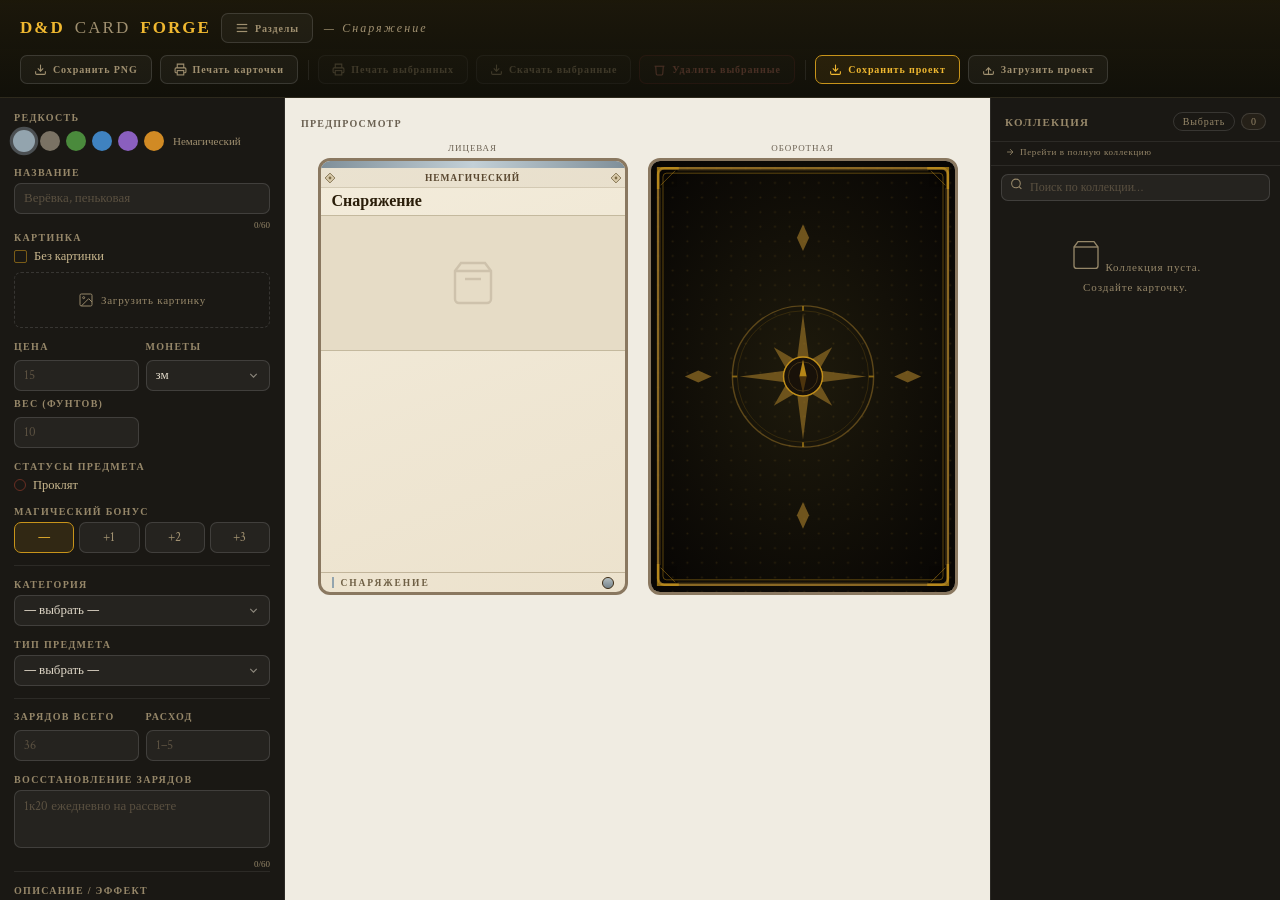
<file: equipment.html>
<!DOCTYPE html>
<html lang="ru">
<head>
<meta charset="UTF-8"/>
<meta name="viewport" content="width=device-width,initial-scale=1.0"/>
<title>D&amp;D Card Forge — Снаряжение</title>
<meta name="description" content="Генератор карточек снаряжения D&D 5e: предметы авантюриста с описанием и эффектами. Создайте и распечатайте карточку за минуту."/>
<meta name="theme-color" content="#111009"/>
<link rel="icon" type="image/svg+xml" href="favicon.svg"/>
<link rel="icon" type="image/png" sizes="32x32" href="favicon-32.png"/>
<link rel="apple-touch-icon" href="apple-touch-icon.png"/>
<meta property="og:type" content="website"/>
<meta property="og:url" content="https://iuchar.github.io/dnd-card-forge/equipment.html"/>
<meta property="og:title" content="D&D Card Forge — Снаряжение"/>
<meta property="og:description" content="Генератор карточек снаряжения D&D 5e: предметы авантюриста с описанием и эффектами. Создайте и распечатайте карточку за минуту."/>
<meta property="og:image" content="https://iuchar.github.io/dnd-card-forge/og-image.jpg"/>
<meta property="og:image:width" content="1200"/>
<meta property="og:image:height" content="630"/>
<link href="https://fonts.googleapis.com/css2?family=Crimson+Text:ital,wght@0,400;0,600;1,400;1,700&display=swap" rel="stylesheet"/>
<script src="lib/html2canvas.min.js" defer></script>
<script src="lib/jszip.min.js" defer></script>
<script src="lib/jspdf.umd.min.js" defer></script>
<style>
/* ═══ ОБЩИЙ ХРОМ ВСЕХ СТРАНИЦ ═══
   Тема, сброс, шапка, навигация, тосты, видимый фокус — одинаково на генераторах
   и в галереях. Раньше эти правила лежали копиями в styles.css и gallery-styles.css
   и успели разойтись: правка в одном файле не доезжала до другого.
   Подключать ПЕРВЫМ, до styles.css / gallery-styles.css. */

*,*::before,*::after{box-sizing:border-box;margin:0;padding:0;}
html{font-size:15px;height:100%;overflow:hidden;}
body{background:var(--bg);color:var(--text);font-family:'Crimson Text',Georgia,serif;height:100%;display:flex;flex-direction:column;overflow:hidden;}
.header{padding:13px 20px;display:flex;align-items:center;justify-content:space-between;border-bottom:0.5px solid var(--border);background:linear-gradient(to bottom,rgba(200,148,26,.06),transparent);gap:12px;flex-wrap:wrap;flex-shrink:0;}
.logo{font-family:'Times New Roman',Times,serif;font-size:17px;font-weight:700;letter-spacing:.12em;color:var(--gold-l);white-space:nowrap;}
/* Пояснение про редакции у подзаголовка страницы. Шапка обязана оставаться в
   одну строку: перенос выталкивает кнопки действий вниз и поднимает её высоту
   втрое. Поэтому подпись мельче, не переносится, а на узком экране прячется —
   в строке разделов год и так написан на кнопках. */
.hdr-note{font-size:11px;color:var(--text3);white-space:nowrap;}
/* 1240px — замер: при 1280 подпись кончается на 895, кнопки начинаются с 938 */
@media (max-width:1240px){.hdr-note{display:none;}}
.logo span{color:var(--text2);font-weight:400;}
.hbtn:hover{background:rgba(255,255,255,.09);color:var(--text);}
.hbtn svg{width:13px;height:13px;flex-shrink:0;}
.nav-wrap{position:relative;flex-shrink:0;}
.nav-toggle svg{width:14px;height:14px;flex-shrink:0;}
.nav-toggle:hover,.nav-toggle.open{background:rgba(255,255,255,.09);color:var(--text);}
.nav-menu{position:absolute;top:calc(100% + 8px);left:0;width:230px;background:var(--bg2);border:0.5px solid var(--border2);border-radius:10px;padding:6px;box-shadow:0 8px 32px rgba(0,0,0,.55);z-index:300;display:none;max-height:460px;overflow-y:auto;scrollbar-width:thin;scrollbar-color:var(--bg4) transparent;}
.nav-menu.open{display:block;}
.nav-item{display:flex;align-items:center;gap:8px;padding:7px 10px;border-radius:6px;font-family:'Times New Roman',Times,serif;font-size:10px;letter-spacing:.07em;color:var(--text2);cursor:pointer;transition:all .13s;text-decoration:none;}
.nav-item > svg{flex-shrink:0;}
.nav-item:hover{background:rgba(255,255,255,.06);color:var(--text);}
.nav-item.nav-active{background:rgba(200,148,26,.12);color:var(--gold-l);border:0.5px solid rgba(200,148,26,.2);}
.nav-item.nav-disabled{color:#5a5040;cursor:default;pointer-events:none;font-size:9.5px;padding:5px 10px;}
.nav-sep{height:0.5px;background:var(--border);margin:5px 4px;}
.nav-badge{margin-left:auto;font-family:'Crimson Text',Georgia,serif;font-size:8.5px;letter-spacing:.02em;color:#c88a4a;border:0.5px solid rgba(200,138,74,.4);border-radius:4px;padding:1px 5px;text-transform:lowercase;flex-shrink:0;}
.toast.show{transform:translateX(-50%) translateY(0);}
:root{
  --bg:#111009;--bg2:#1a1814;--bg3:#252018;--bg4:#2e2a20;
  --border:rgba(255,255,255,0.08);--border2:rgba(255,255,255,0.13);
  --text:#e0d8c8;--text2:#a09070;--text3:#968769;
  --gold:#c8941a;--gold-l:#f0b830;
  --accent:#4a3fa0;--accent-l:#8070e0;
  --ca:#f5f5f5;
  --r:10px;
}
.nav-toggle{padding:7px 13px;font-family:'Times New Roman',Times,serif;font-size:10px;font-weight:600;letter-spacing:.09em;cursor:pointer;border:0.5px solid var(--border2);border-radius:7px;background:rgba(255,255,255,.04);color:var(--text2);transition:all .14s;display:flex;align-items:center;gap:6px;white-space:nowrap;}
.nav-section-lbl{font-family:'Times New Roman',Times,serif;font-size:8px;letter-spacing:.18em;text-transform:uppercase;color:var(--text3);padding:5px 10px 3px;pointer-events:none;}
:focus-visible{outline:2px solid var(--gold-l,#f0b830);outline-offset:2px;border-radius:3px;}
/* Обводку гасим только там, где она пришла НЕ с клавиатуры: :focus-visible выше
   остаётся видимым. Обе строки лежали копиями в ядах и инструментах. */
html:focus,body:focus{outline:none;}
button:focus:not(:focus-visible){outline:none;}
.si:focus-visible,.coll-search:focus-visible,textarea:focus-visible{outline:none;}
.si:focus-visible{border-color:var(--gold-l,#f0b830);border-width:1.5px;}
.coll-search:focus-visible{border-color:var(--accent-l);border-width:1.5px;}
.rp:focus-visible{outline-offset:3px;}
/* Кнопки шапки (.hbtn) — общие для генераторов и галерей; text-decoration
   нужен галереям, где .hbtn висит на ссылках */
.hbtn{padding:7px 13px;font-family:'Times New Roman',Times,serif;font-size:10px;font-weight:600;letter-spacing:.09em;cursor:pointer;border:0.5px solid var(--border2);border-radius:7px;background:rgba(255,255,255,.04);color:var(--text2);transition:all .14s;display:flex;align-items:center;gap:6px;white-space:nowrap;text-decoration:none;}
.hbtn.gold{border-color:var(--gold);background:rgba(200,148,26,.1);color:var(--gold-l);}
.hbtn.gold:hover{background:rgba(200,148,26,.2);}
.hbtn:disabled{opacity:.3;cursor:default;pointer-events:none;}
.hbtn.danger{border-color:rgba(220,60,60,.25);color:#c07060;}
.hbtn.danger:not(:disabled):hover{background:rgba(220,60,60,.1);color:#e08070;border-color:rgba(220,60,60,.4);}
.hbtn-sep{width:0.5px;height:20px;background:var(--border);margin:0 2px;flex-shrink:0;}


.header-btns{display:flex;gap:8px;align-items:center;flex-wrap:wrap;}

.layout{display:flex;flex:1;min-height:0;overflow:hidden;}
.sb{width:285px;flex-shrink:0;background:var(--bg2);border-right:0.5px solid var(--border);padding:14px 14px 32px;overflow-y:auto;scrollbar-width:thin;scrollbar-color:var(--bg4) transparent;}
.sb::-webkit-scrollbar{width:4px;}
.sb::-webkit-scrollbar-thumb{background:var(--bg4);border-radius:2px;}
.lbl{display:block;font-family:'Times New Roman',Times,serif;font-size:10px;font-weight:600;letter-spacing:.13em;text-transform:uppercase;color:var(--text3);margin:13px 0 5px;}
/* подпись поля кликабельна: label[for] ставит курсор в поле и озвучивает его имя */
label.lbl{cursor:pointer;}
.si{width:100%;background:rgba(255,255,255,.05);border:0.5px solid var(--border2);border-radius:7px;color:var(--text);font-family:'Crimson Text',Georgia,serif;font-size:13px;padding:6px 9px;accent-color:var(--gold);outline:none;transition:border-color .15s;}
.si:focus{border-color:var(--gold);}
.si::placeholder{color:#5a5040;}
input[type=checkbox]{accent-color:var(--gold);}
select.si{cursor:pointer;}
select.si option{background:var(--bg2);color:var(--text);}
select.si option:checked{background:var(--gold);color:#1a1208;}
select.si option:hover{background:var(--gold);color:#1a1208;}
/* кастомные выпадашки (вместо нативного select) */
.cs-wrap{position:relative;}
.cs-btn{width:100%;display:flex;align-items:center;justify-content:space-between;gap:8px;background:rgba(255,255,255,.05);border:0.5px solid var(--border2);border-radius:7px;color:var(--text);font-family:'Crimson Text',Georgia,serif;font-size:13px;padding:6px 9px;cursor:pointer;text-align:left;transition:border-color .15s;}
.cs-btn.open{border-color:var(--gold);}
.cs-lbl{flex:1;overflow:hidden;text-overflow:ellipsis;white-space:nowrap;}
.cs-chev{width:13px;height:13px;flex-shrink:0;opacity:.55;transition:transform .15s;}
.cs-btn.open .cs-chev{transform:rotate(180deg);}
.cs-panel{position:absolute;top:calc(100% + 4px);left:0;right:0;background:var(--bg2);border:0.5px solid var(--border2);border-radius:8px;box-shadow:0 8px 28px rgba(0,0,0,.55);z-index:400;display:none;max-height:260px;overflow-y:auto;padding:3px;scrollbar-width:thin;scrollbar-color:var(--bg4) transparent;}
.cs-panel.open{display:block;}
.cs-opt{padding:7px 10px;font-family:'Crimson Text',Georgia,serif;font-size:13px;color:var(--text2);cursor:pointer;border-radius:5px;white-space:nowrap;overflow:hidden;text-overflow:ellipsis;}
.cs-opt:hover{background:linear-gradient(90deg,rgba(255,255,255,.12),rgba(255,255,255,0));color:var(--text);}
.cs-opt.on{background:rgba(200,148,26,.13);color:var(--gold-l);}

textarea.si{resize:vertical;min-height:68px;line-height:1.5;}
.row2{display:grid;grid-template-columns:1fr 1fr;gap:7px;}
.sf{display:flex;flex-direction:column;gap:3px;}
/* Поле, стоящее сразу под парой .row2: без отступа его подпись липнет к
   селекту предыдущей строки и читается как часть той пары. 8px — тот же
   воздух, что .lbl оставляет над собой в пересчёте на мелкую подпись .sl. */
.sf-gap{margin-top:8px;}
/* Настройка и Проклятие — два статуса предмета в одну строку, единым блоком
   во всех генераторах: под ценой и весом, перед магическим бонусом.
   Оправы у пары нет: строка устроена как «Концентрация / Ритуал» у заклинаний —
   голые подписи со знаком-печатью, разделённые воздухом. Вес даёт сам знак и
   окраска подписи, капсула оказалась лишней. */
.flags-row{display:flex;gap:14px;align-items:center;margin:0 0 6px;flex-wrap:wrap;}
.flags-row .noimg-toggle{margin-bottom:0;}
/* «Загрузить проект»: input был display:none и выпадал из таб-порядка, а label
   сам не фокусируется — кнопку проскакивало. Теперь input прозрачно накрывает
   label, поэтому фокусируется штатно; обводку рисуем на самом label. */
.hbtn-upload{position:relative;cursor:pointer;}
.hbtn-file{position:absolute;inset:0;width:100%;height:100%;opacity:0;cursor:pointer;}
.hbtn-upload:has(.hbtn-file:focus-visible){outline:2px solid var(--gold-l);outline-offset:2px;}
/* Галка со словом в сайдбаре (свойства оружия, доспехов, заклинаний). Базовые
   правила были тремя копиями в этих страницах; локально осталась только
   разница: у оружия строки плотнее, у заклинаний выше пальцевая цель. */
.pcb{display:flex;align-items:center;gap:5px;cursor:pointer;padding:3px 0;}
.pcb span{font-size:13px;color:var(--text2);}

/* ═══ ЗНАКИ ЧЕКБОКСОВ ═══
   Сам input становится знаком: appearance:none снимает системную отрисовку и
   разрешает псевдоэлементы. Разметку не трогаем, поэтому знак получают и те
   чекбоксы, которые создаёт скрипт: свойства оружия, блоки произвольной
   карточки. Элемент остаётся настоящим чекбоксом — Tab, пробел и озвучивание
   работают как прежде.
   Цвет семейства живёт в переменных на label: --mk для знака, --mk-on для
   подписи включённого пункта. */
.sb label{--mk:var(--gold);--mk-on:var(--gold-l);}
.sb input[type=checkbox]{
  appearance:none;-webkit-appearance:none;
  width:13px;height:13px;margin:0;flex-shrink:0;cursor:pointer;position:relative;
  display:inline-flex;align-items:center;justify-content:center;
  color:var(--mk);opacity:.55;
  border:1.5px solid currentColor;border-radius:50%;background:transparent;
  transition:opacity .14s,background .14s,border-color .14s;
}
/* знак по умолчанию — звено: кольцо, в котором появляется сердцевина */
.sb input[type=checkbox]::before{
  content:'';width:4px;height:4px;border-radius:50%;background:transparent;
}
.sb input[type=checkbox]:checked{opacity:1;}
.sb input[type=checkbox]:checked::before{background:currentColor;}
/* включённый пункт красится целиком: знак и подпись */
.sb label:has(input[type=checkbox]:checked) span{color:var(--mk-on);}
/* винные семейства */
.sb label:has(#fcursed),.sb label:has(#fritual),.sb label:has(#fstealth){
  --mk:#a8402f;--mk-on:#e8b6a9;
}

/* ── печать: статусы предмета и пара «концентрация / ритуал» ── */
.sb input#fcursed,.sb input#fattune,.sb input#fconc,.sb input#fritual{
  width:12px;height:12px;border-width:1px;
}
.sb input#fcursed::before,.sb input#fattune::before,
.sb input#fconc::before,.sb input#fritual::before{content:none;}
.sb input#fcursed:checked,.sb input#fattune:checked,
.sb input#fconc:checked,.sb input#fritual:checked{
  background:currentColor;
  box-shadow:inset 0 2px 2px rgba(255,255,255,.45),inset 0 -2px 3px rgba(0,0,0,.35);
}

/* ── крест: «Без картинки» ── */
.sb input#f-noimg{
  border-radius:2px;border-width:1px;
  font-family:'Times New Roman',Times,serif;font-size:11px;line-height:1;
}
.sb input#f-noimg::before{
  content:'✕';width:auto;height:auto;background:none;border-radius:0;opacity:0;
}
.sb input#f-noimg:checked::before{opacity:1;background:none;}

/* ── рамка: помеха скрытности ──
   Скобы из двух уголков рядом с остальными знаками читались как «ничего»:
   это единственная галка, у которой не было замкнутого контура. Замкнули —
   небольшая прямоугольная рамка со скруглением, внутри проступает ядро. */
.sb input#fstealth{border-radius:3px;border-width:1px;}
.sb input#fstealth::before{width:5px;height:5px;border-radius:1px;}

/* ── око: типы яда ── */
.sb #fptype-wrap input[type=checkbox]{border-width:1px;}
.sb #fptype-wrap input[type=checkbox]::before{
  width:5px;height:5px;border-radius:0;transform:rotate(45deg);
  border:1px solid currentColor;background:transparent;
}
.sb #fptype-wrap input[type=checkbox]:checked::before{background:currentColor;}

/* ── гранёный камень: компоненты В / С / М ── */
.sb input#fcv,.sb input#fcs,.sb input#fcm{
  border:0;border-radius:0;background:currentColor;opacity:.35;
  clip-path:polygon(50% 0,100% 26%,100% 74%,50% 100%,0 74%,0 26%);
}
.sb input#fcv::before,.sb input#fcs::before,.sb input#fcm::before{content:none;}
.sb input#fcv:checked,.sb input#fcs:checked,.sb input#fcm:checked{opacity:1;}

/* ── клеймо: «Нумерованный» в редакторе блоков ── */
.sb .blk-ck input[type=checkbox][data-f="ordered"]{
  border-radius:3px;border-width:1px;background:rgba(230,220,198,.10);
  font-family:'Times New Roman',Times,serif;font-size:11px;line-height:1;
}
.sb .blk-ck input[type=checkbox][data-f="ordered"]::before{
  content:'✓';width:auto;height:auto;background:none;border-radius:0;opacity:0;
}
.sb .blk-ck input[type=checkbox][data-f="ordered"]:checked{background:rgba(230,220,198,.16);}
.sb .blk-ck input[type=checkbox][data-f="ordered"]:checked::before{opacity:1;background:none;}

/* Скрытая справка у подписи поля: кружок «?» разворачивает текст под ним.
   Нужна там, где поле влияет на карточку не напрямую (магический бонус входит
   в атаку, урон и КБ, но сам на карточке не печатается). Свёрнута по
   умолчанию: это подсказка на один раз, а не часть формы. */
.lbl-hint{display:flex;align-items:center;gap:7px;}
.hint-btn{width:14px;height:14px;flex-shrink:0;padding:0;border:1px solid var(--border2);border-radius:50%;
  background:rgba(255,255,255,.05);color:var(--text2);cursor:pointer;
  font-family:'Times New Roman',Times,serif;font-size:10px;font-weight:700;line-height:1;
  display:flex;align-items:center;justify-content:center;transition:all .14s;}
.hint-btn:hover{border-color:var(--gold);color:var(--gold-l);background:rgba(200,148,26,.13);}
.hint-btn[aria-expanded="true"]{border-color:var(--gold);color:var(--gold-l);background:rgba(200,148,26,.13);}
.hint-box{margin:0 0 9px;padding:7px 0 7px 9px;border-left:2px solid rgba(200,148,26,.35);
  font-family:'Crimson Text',Georgia,serif;font-size:12.5px;line-height:1.45;color:var(--text2);}
.hint-box p{margin:0 0 5px;}
.hint-box p:last-child{margin-bottom:0;}
/* строки формул: выделены светлее и не разрываются на слова внутри слагаемых */
.hint-box .hint-f{font-family:'Times New Roman',Times,serif;font-size:12px;color:var(--text);}
.divider{height:0.5px;background:var(--border);margin:12px 0;}
.btn-reset{width:100%;padding:8px 9px;margin-top:10px;font-family:'Times New Roman',Times,serif;font-size:10px;font-weight:600;letter-spacing:.08em;cursor:pointer;border:1px solid rgba(220,60,60,.35);border-radius:6px;background:rgba(220,60,60,.08);color:#cf8474;transition:all .14s;display:flex;align-items:center;justify-content:center;gap:5px;}
.btn-reset:hover{background:rgba(220,60,60,.18);color:#ec9282;border-color:rgba(220,60,60,.55);}
.btn-reset svg{width:12px;height:12px;}
.field-wrap{position:relative;}
/* Маска поверх поля проклятия. Накрывает textarea, не трогая её значение:
   подмена текста на «Текст скрыт» стоила бы потерянного проклятия при первом
   же сохранении. Щелчок по маске открывает текст. */
/* display у класса перебивает браузерное [hidden]{display:none} — без этой
   строки маска не пропадала ни по галке, ни по щелчку */
.mask-veil[hidden]{display:none;}
.mask-veil{position:absolute;inset:0;border-radius:8px;overflow:hidden;cursor:pointer;
  background:var(--bg3);border:1px solid rgba(200,148,26,.22);transition:border-color .15s;
  display:flex;flex-direction:column;align-items:stretch;gap:7px;padding:13px 11px 11px 15px;}
.mask-veil:hover{border-color:rgba(200,148,26,.4);}
/* засечка проклятия: тот же винный, что у метки на карточке */
.mask-veil::before{content:'';position:absolute;left:0;top:0;bottom:0;width:4px;background:#7c231a;}
/* полоски-строки: видно, что текст есть и какой он длины, но не прочесть */
.mask-bar{height:8px;border-radius:4px;background:linear-gradient(90deg,rgba(160,144,112,.26),rgba(160,144,112,.09));}
.mask-bar:nth-of-type(2){width:92%;}
.mask-bar:nth-of-type(3){width:74%;}
.mask-bar:nth-of-type(4){width:86%;}
.mask-over{position:absolute;inset:0;display:flex;flex-direction:column;align-items:center;justify-content:center;gap:5px;
  background:linear-gradient(180deg,rgba(37,32,24,.58),rgba(37,32,24,.9));transition:background .15s;}
.mask-veil:hover .mask-over{background:linear-gradient(180deg,rgba(37,32,24,.48),rgba(37,32,24,.84));}
.mask-seal{width:26px;height:26px;border-radius:50%;border:1px solid rgba(200,148,26,.45);
  display:flex;align-items:center;justify-content:center;color:var(--gold);margin-bottom:2px;}
.mask-ttl{font-family:'Times New Roman',Times,serif;font-size:11px;font-weight:700;letter-spacing:.2em;
  text-transform:uppercase;color:var(--text2);}
.mask-hint{font-family:'Crimson Text',Georgia,serif;font-size:12px;color:var(--text3);}
/* Подпись поля и галка «скрыть» в одну строку. Перенос разрешён: на узкой
   панели пара «кружок + текст» иначе прижимается к самому краю поля. */
.lbl-row{display:flex;align-items:center;justify-content:space-between;gap:10px;flex-wrap:wrap;}
.mask-toggle{display:inline-flex;align-items:center;gap:6px;cursor:pointer;text-transform:none;
  letter-spacing:0;font-family:'Crimson Text',Georgia,serif;font-size:12px;color:var(--text3);
  padding-right:2px;}
.mask-toggle:hover{color:var(--text2);}
/* Галочка, а не кольцо: общее правило .sb input[type=checkbox] рисует круг,
   а здесь нужен знак согласия — тот же приём, что у «клейма» в блоках. */
.sb .mask-toggle input[type=checkbox]{
  border-radius:3px;border-width:1px;background:rgba(230,220,198,.10);
  font-family:'Times New Roman',Times,serif;font-size:11px;line-height:1;}
.sb .mask-toggle input[type=checkbox]::before{
  content:'✓';width:auto;height:auto;background:none;border-radius:0;opacity:0;}
.sb .mask-toggle input[type=checkbox]:checked{background:rgba(230,220,198,.16);}
.sb .mask-toggle input[type=checkbox]:checked::before{opacity:1;background:none;}
/* подпись половинки парного поля (.row2 > .sf) */
.sl{font-family:'Times New Roman',Times,serif;font-size:9px;letter-spacing:.09em;text-transform:uppercase;color:var(--text3);}
/* пара полей в столбик: длинные значения селектов не влезают в половину ширины
   панели, поэтому такие пары ставим друг под друга, а не в .row2 */
.sf-col{display:flex;flex-direction:column;gap:7px;}
/* магический бонус предмета: значений всего четыре, поэтому переключатель, а не поле ввода */
.magseg{display:flex;gap:5px;}
.magseg button{flex:1;padding:6px 0;font-family:'Crimson Text',Georgia,serif;font-size:13px;cursor:pointer;border:0.5px solid var(--border2);border-radius:7px;background:rgba(255,255,255,.05);color:var(--text2);}
.magseg button:hover{background:rgba(255,255,255,.09);}
.magseg button.on{border:1px solid var(--gold);background:rgba(200,148,26,.13);color:var(--gold-l);}
.char-counter{position:absolute;right:0;bottom:-16px;font-family:'Times New Roman',Times,serif;font-size:9px;color:var(--text3);}
.char-counter.warn{color:var(--gold);}
.char-counter.over{color:#c05040;}
.field-mb{margin-bottom:18px;}
.btn-build{width:100%;padding:10px;margin-top:10px;font-family:'Times New Roman',Times,serif;font-size:12px;font-weight:700;letter-spacing:.1em;cursor:pointer;border:1.5px solid var(--gold);border-radius:var(--r);background:linear-gradient(135deg,#5a4200,#3a2a00);color:var(--gold-l);transition:all .14s;}
.btn-build:hover{background:linear-gradient(135deg,#7a5800,#5a4000);}
.btn-build:active{transform:scale(.98);}
.cv-label{font-family:'Times New Roman',Times,serif;font-size:10px;font-weight:600;letter-spacing:.12em;text-transform:uppercase;color:#6b6152;align-self:flex-start;margin-bottom:14px;}
.cards-row{display:flex;gap:20px;align-items:flex-start;justify-content:center;}
.card-col{display:flex;flex-direction:column;align-items:center;gap:5px;}
.side-lbl{font-family:'Times New Roman',Times,serif;font-size:9px;letter-spacing:.1em;text-transform:uppercase;color:#6b6152;}
.c-meta{height:24px;flex-shrink:0;display:flex;align-items:center;padding:0;background:rgba(0,0,0,0.07);}
.c-meta-orn{width:24px;height:100%;flex-shrink:0;display:flex;align-items:center;justify-content:center;}
.c-meta-orn svg{width:20px;height:20px;}
.c-meta-inner{flex:1;position:relative;display:flex;align-items:center;justify-content:center;padding:0 10px;min-width:0;}
.c-meta-item{font-family:'Times New Roman',Times,serif;font-size:9px;font-weight:700;letter-spacing:.09em;color:#5a4830;text-transform:uppercase;white-space:nowrap;}
/* цена: #8a6010 давал контраст 4.34 на подложке карточки, ниже порога 4.5 */
.c-meta-item.cost{color:#805811;position:absolute;left:10px;}
/* Фон, а не тег картинки: html2canvas игнорирует object-fit и растягивает кадр в
   PNG-экспорте, background-size:cover же отрабатывает верно (см. setCardImg).
   cover, а не 100% 100%: кадры из старых коллекций сняты под прежнюю
   пропорцию, и срезать им края лучше, чем растягивать по вертикали на 12%.
   Новые кадры выходят из кадровщика ровно 16:9 — для них разницы нет. */
/* Кадр: 240x135 — ровно 16:9, по центру полосы. Боковые края растушёваны,
   поэтому картинка не обрывается ребром, а растворяется в подложке.
   Растушёвка выжжена в самих пикселях (_fadeEdges в crop.js), а не сделана
   mask-image: маску html2canvas игнорирует, и в PNG край выходил резким. */
.c-img-el{position:absolute;z-index:1;left:50%;top:50%;transform:translate(-50%,-50%);
  width:240px;height:135px;background-size:cover;background-position:center;
  background-repeat:no-repeat;border-radius:0;display:block;}
/* Подложка: размытая копия кадра, закрывающая полосу по бокам. Размытие НЕ
   через filter:blur — html2canvas его игнорирует, и в PNG-экспорте вместо
   мягкого фона выходила бы резкая растянутая копия. Картинка размывается
   заранее в canvas (см. _blurBg в crop.js), сюда приходит уже готовой.
   inset:-18px — подложка нарочно шире полосы: при inset:0 она повторяет кадр
   один в один, совпадает с ним по рисунку, и граница кадра читается ребром.
   Само смещение html2canvas переносит верно, это обычное позиционирование. */
.c-img-bleed{position:absolute;z-index:0;inset:-18px;background-size:cover;
  background-position:center;background-repeat:no-repeat;}
.c-foot{height:26px;flex-shrink:0;padding:0 14px;display:flex;align-items:center;justify-content:space-between;position:relative;}
.c-wgt{font-family:'Times New Roman',Times,serif;font-size:10px;color:#8a7860;letter-spacing:.04em;}
/* рамка типа в подвале карточки (ромбы + линии) */
/* .c-typeframe/.c-tfsvg (резной картуш в подвале) удалены: подвал переехал на
   вид с эталонной страницы — засечка и имя раздела капителью, см. card-new.css.
   У заклинаний свой подвал и картушем они не пользовались. */

.coll-panel{width:290px;flex-shrink:0;background:var(--bg2);border-left:0.5px solid var(--border);display:flex;flex-direction:column;}
.coll-head{padding:14px 14px 10px;border-bottom:0.5px solid var(--border);display:flex;align-items:center;justify-content:space-between;flex-shrink:0;}
.coll-search-wrap{padding:8px 10px 0;flex-shrink:0;position:relative;}
.coll-search-icon{position:absolute;left:19px;top:50%;transform:translateY(-50%);color:var(--text3);pointer-events:none;width:13px;height:13px;}
.coll-search{width:100%;background:rgba(255,255,255,.05);border:0.5px solid var(--border2);border-radius:7px;color:var(--text);font-family:'Crimson Text',Georgia,serif;font-size:12px;padding:5px 9px 5px 28px;outline:none;transition:border-color .15s;box-sizing:border-box;}
.coll-search:focus{border-color:var(--accent-l);}
.coll-search::placeholder{color:#5a5040;}
.coll-search-clear{position:absolute;right:18px;top:50%;transform:translateY(-50%);background:none;border:none;color:var(--text3);cursor:pointer;font-size:13px;line-height:1;padding:0;display:none;}
.coll-title{font-family:'Times New Roman',Times,serif;font-size:11px;font-weight:600;letter-spacing:.12em;text-transform:uppercase;color:var(--text3);}
.coll-count{font-family:'Times New Roman',Times,serif;font-size:10px;color:var(--text3);background:var(--bg3);border:0.5px solid var(--border2);border-radius:20px;padding:2px 9px;}
.coll-list{flex:1;overflow-y:auto;padding:6px 10px 10px;display:flex;flex-direction:column;gap:2px;scrollbar-width:thin;scrollbar-color:var(--bg4) transparent;}
.coll-empty{text-align:center;padding:32px 16px;color:var(--text3);font-family:'Times New Roman',Times,serif;font-size:11px;letter-spacing:.08em;line-height:1.8;}
.coll-item{background:var(--bg3);border:0.5px solid var(--border);border-radius:8px;padding:9px 10px;cursor:pointer;transition:all .13s;display:flex;align-items:center;gap:9px;position:relative;}
.coll-item:hover{background:var(--bg4);border-color:var(--border2);}
.coll-item-thumb img{width:100%;height:100%;object-fit:cover;}
.coll-item-stripe{position:absolute;top:0;left:0;right:0;height:3px;}
.coll-item-info{flex:1;min-width:0;}
.coll-item-name{font-family:'Times New Roman',Times,serif;font-size:11px;font-weight:600;color:var(--text);white-space:nowrap;overflow:hidden;text-overflow:ellipsis;margin-bottom:2px;}
.coll-item-sub{font-size:10px;color:var(--text3);white-space:nowrap;overflow:hidden;text-overflow:ellipsis;}
.coll-item-del{position:absolute;top:6px;right:6px;width:18px;height:18px;background:rgba(160,30,30,.8);border:none;border-radius:50%;color:#fff;font-size:10px;cursor:pointer;opacity:0;transition:opacity .12s;display:flex;align-items:center;justify-content:center;}
.coll-item:hover .coll-item-del{opacity:1;}
.coll-item-dup{position:absolute;top:6px;right:28px;width:18px;height:18px;background:rgba(200,148,26,.85);border:none;border-radius:50%;color:#1c1608;cursor:pointer;opacity:0;transition:opacity .12s;display:flex;align-items:center;justify-content:center;}
.coll-item:hover .coll-item-dup{opacity:1;}
.coll-item-dup svg{width:10px;height:10px;}
.coll-sect-wrap{flex-shrink:0;}
.coll-sect-head{display:flex;align-items:center;gap:7px;padding:8px 2px 4px;cursor:pointer;user-select:none;}
.coll-sect-head:hover .coll-sect-label{color:var(--text2);}
.coll-sect-dot{width:8px;height:8px;border-radius:50%;flex-shrink:0;}
.coll-sect-label{font-family:'Times New Roman',Times,serif;font-size:9px;letter-spacing:.1em;text-transform:uppercase;color:var(--text3);white-space:nowrap;transition:color .12s;}
.coll-sect-line{flex:1;height:0.5px;background:var(--border);}
.coll-sect-chevron{flex-shrink:0;color:var(--text3);transition:transform .18s;}
.coll-sect-wrap.collapsed .coll-sect-chevron{transform:rotate(-90deg);}
.coll-sect-wrap.collapsed .coll-sect-body{display:none;}
/* Кривая без перелёта: прежняя уводила тост на 56% выше конечной точки и
   возвращала обратно, то есть в конце появления он подпрыгивал. Копия этого
   правила есть в gallery-styles.css, отличается только z-index: менять парой. */
.toast{position:fixed;bottom:24px;left:50%;transform:translateX(-50%) translateY(60px);background:var(--bg3);border:0.5px solid var(--border2);border-radius:8px;padding:9px 18px;font-family:'Times New Roman',Times,serif;font-size:11px;color:var(--text);letter-spacing:.06em;z-index:200;transition:transform .3s cubic-bezier(.22,1,.36,1);pointer-events:none;}

.coll-sel-btn{padding:3px 9px;font-family:'Times New Roman',Times,serif;font-size:10px;font-weight:500;letter-spacing:.08em;cursor:pointer;border:0.5px solid var(--border2);border-radius:20px;background:transparent;color:var(--text3);transition:all .14s;}
.coll-sel-btn:hover,.coll-sel-btn.active{background:rgba(160,120,56,.15);color:var(--text2);border-color:rgba(160,120,56,.4);}
.coll-item-cb{position:absolute;left:9px;top:50%;transform:translateY(-50%);width:15px;height:15px;cursor:pointer;accent-color:#a07838;display:none;}
.coll-item.sel-mode{padding-left:32px;}
.coll-item.sel-mode .coll-item-cb{display:block;}
.coll-item.sel-mode.selected{background:rgba(160,120,56,.1);border-color:rgba(160,120,56,.35);}
.conf-modal-bg{position:fixed;inset:0;background:rgba(0,0,0,.55);z-index:300;display:none;align-items:center;justify-content:center;}
.conf-modal-bg.open{display:flex;}
.conf-modal-btns{display:flex;gap:8px;justify-content:center;}
.conf-del{border-color:rgba(220,60,60,.4)!important;color:#e08070!important;}
.conf-del:hover{background:rgba(220,60,60,.15)!important;}
.conf-keep:hover{background:rgba(255,255,255,.06);}

.coll-full-link{display:flex;align-items:center;gap:5px;padding:5px 14px 8px;font-family:'Times New Roman',Times,serif;font-size:9px;letter-spacing:.07em;color:var(--text3);text-decoration:none;flex-shrink:0;transition:color .13s;border-bottom:0.5px solid var(--border);}
.coll-full-link:hover{color:var(--gold-l);}

/* Доступность: отключение анимаций по системной настройке */
@media (prefers-reduced-motion:reduce){
  *,*::before,*::after{animation-duration:.01ms!important;animation-iteration-count:1!important;transition-duration:.01ms!important;scroll-behavior:auto!important;}
}

/* Разметка описания: панель кнопок Ж/К/П над полем + предупреждение о непомещении. */
.fmt-bar{display:flex;gap:5px;margin:0 0 6px;}
.fmt-btn{min-width:34px;height:32px;display:flex;align-items:center;justify-content:center;background:rgba(255,255,255,.05);border:0.5px solid var(--border2);border-radius:6px;color:var(--text);font-family:'Crimson Text',Georgia,serif;font-size:15px;line-height:1;cursor:pointer;transition:border-color .15s,background .15s;}
.fmt-btn:hover{border-color:var(--gold);background:rgba(255,255,255,.09);}
.fmt-warn{font-family:'Crimson Text',Georgia,serif;font-style:italic;font-size:11.5px;color:#e08070;line-height:1.4;margin:2px 0 8px;}
/* чекбоксы-свойства (.pcb): базовые размеры пока на страницах, ховер общий */
.pcb:hover span{color:var(--text);}
.btn-recrop svg{flex-shrink:0;}
.btn-del-img svg{flex-shrink:0;}
/* ═══ ХРОМ ПРИЛОЖЕНИЯ (не карточка) ═══
   Переменные темы, боковая панель, модалки, навигация, панель коллекции, кроп.
   Раньше эти правила копировались в каждый генератор и успели разойтись —
   часть копий была усечённой. Здесь сведена полная версия каждого правила.
   Подключать сразу после shared/styles.css: дальше идут стили карточки,
   которые у каждого генератора свои. */

.sb > .lbl:first-child{margin-top:0;}
.cv{flex:1;background:#f0ece2;display:flex;flex-direction:column;align-items:center;padding:20px 16px 16px;overflow:auto;}

/* панель коллекции */
.coll-search-clear:hover{color:var(--text2);}
.coll-list::-webkit-scrollbar{width:3px;}
.coll-list::-webkit-scrollbar-thumb{background:var(--bg4);border-radius:2px;}
.coll-sect-count{font-family:'Times New Roman',Times,serif;font-size:9px;color:var(--text3);opacity:.55;flex-shrink:0;}
.coll-sect-body{display:flex;flex-direction:column;gap:7px;max-height:304px;overflow-y:auto;padding-bottom:4px;scrollbar-width:thin;scrollbar-color:var(--bg4) transparent;}
.coll-sect-body::-webkit-scrollbar{width:3px;}
.coll-sect-body::-webkit-scrollbar-thumb{background:var(--bg4);border-radius:2px;}

/* модалка подтверждения */
.conf-modal{background:var(--bg2);border:0.5px solid var(--border2);border-radius:12px;padding:26px 24px 20px;width:290px;text-align:center;box-shadow:0 8px 32px rgba(0,0,0,.5);}
.conf-modal h3{font-family:'Times New Roman',Times,serif;font-size:12px;font-weight:600;color:var(--text);margin:0 0 18px;letter-spacing:.04em;line-height:1.5;}
.conf-modal-btns button{padding:7px 20px;font-family:'Times New Roman',Times,serif;font-size:11px;cursor:pointer;border-radius:6px;border:0.5px solid var(--border2);background:transparent;color:var(--text2);transition:all .14s;letter-spacing:.06em;}

/* навигация */

/* видимый фокус для навигации с клавиатуры: :focus-visible срабатывает только
   при табуляции, мышь его не показывает — вид при обычной работе не меняется.
   У полей ввода своя индикация (рамка золотеет), поэтому им обводка не нужна:
   иначе получалось два кольца. */
/* миниатюра карточки в панели «Коллекция» — единый размер и фон */
.coll-item-thumb{width:30px;height:42px;border-radius:4px;flex-shrink:0;background:var(--bg4);overflow:hidden;position:relative;border:1px solid rgba(255,255,255,.08);}
/* ═══ ЗАГРУЗКА И КАДРИРОВАНИЕ КАРТИНКИ ═══
   Всё, что нужно только страницам с изображением: галка «Без картинки», зона
   загрузки, миниатюра, кнопки «Изменить область» и «Удалить изображение»,
   модалка кадрирования с рамкой и ручками.
   Отдельный файл, потому что у заклинаний картинки нет вовсе, а правила ехали
   к ним вместе со styles.css и app-chrome.css мёртвым грузом.
   Подключать сразу после app-chrome.css — порядок каскада тот же, что был. */

/* Галка «Без картинки» стоит над зоной загрузки; при включении зона прячется. */
.noimg-toggle{display:flex;align-items:center;gap:7px;margin-bottom:8px;cursor:pointer;font-size:12.5px;color:#c9b78e;user-select:none;}

.noimg-toggle input{width:15px;height:15px;accent-color:#a9722c;cursor:pointer;flex-shrink:0;margin:0;}
.img-drop{width:100%;height:56px;border:1.5px dashed var(--border2);border-radius:7px;display:flex;align-items:center;justify-content:center;gap:7px;color:var(--text3);font-family:'Times New Roman',Times,serif;font-size:11px;letter-spacing:.07em;cursor:pointer;transition:all .14s;position:relative;overflow:hidden;}
.img-drop:hover{border-color:var(--accent-l);color:var(--text2);background:rgba(255,255,255,.03);}
.img-drop input[type=file]{position:absolute;inset:0;opacity:0;cursor:pointer;}

.img-thumb{position:absolute;inset:0;background-size:cover;background-position:center;border-radius:6px;}

.btn-recrop{width:100%;padding:5px 9px;margin-top:5px;font-family:'Times New Roman',Times,serif;font-size:10px;font-weight:500;letter-spacing:.08em;cursor:pointer;border:0.5px solid var(--border2);border-radius:6px;background:rgba(255,255,255,.04);color:var(--text2);transition:all .14s;display:flex;align-items:center;justify-content:center;gap:5px;}
.btn-recrop:hover{background:rgba(255,255,255,.09);color:var(--text);}
.btn-del-img{width:100%;padding:5px 9px;margin-top:4px;font-family:'Times New Roman',Times,serif;font-size:10px;font-weight:500;letter-spacing:.08em;cursor:pointer;border:0.5px solid var(--border);border-radius:6px;background:transparent;color:var(--text3);transition:all .14s;display:flex;align-items:center;justify-content:center;gap:5px;}
.btn-del-img:hover{background:rgba(220,60,60,.1);color:#e08070;border-color:rgba(220,60,60,.3);}

.crop-modal-bg{position:fixed;inset:0;background:rgba(0,0,0,.75);z-index:100;display:none;align-items:center;justify-content:center;}
.crop-modal-bg.open{display:flex;}
.crop-modal{max-height:95vh;overflow-y:auto;background:var(--bg2);border:0.5px solid var(--border2);border-radius:14px;padding:20px;width:560px;max-width:95vw;}
.crop-area{position:relative;width:100%;background:#555;border-radius:8px;overflow:hidden;cursor:crosshair;user-select:none;}
.cov{position:absolute;background:rgba(0,0,0,.52);pointer-events:none;}
.crop-rect{touch-action:none;position:absolute;border:2px solid #fff;box-shadow:0 0 0 1px rgba(0,0,0,.3);cursor:move;z-index:2;}
.ch{touch-action:none;position:absolute;width:12px;height:12px;background:#fff;border:1.5px solid rgba(0,0,0,.4);border-radius:2px;}
.ch.tl{top:-6px;left:-6px;cursor:nw-resize;}
.ch.tr{top:-6px;right:-6px;cursor:ne-resize;}
.ch.bl{bottom:-6px;left:-6px;cursor:sw-resize;}
.ch.br{bottom:-6px;right:-6px;cursor:se-resize;}
.crop-actions{display:flex;gap:8px;margin-top:14px;justify-content:flex-end;}
.crop-btn{padding:8px 16px;font-family:'Times New Roman',Times,serif;font-size:11px;font-weight:600;letter-spacing:.08em;cursor:pointer;border-radius:7px;transition:all .14s;}
.crop-btn.primary{border:1px solid var(--gold);background:linear-gradient(135deg,#5a4200,#3a2a00);color:var(--gold-l);}
.crop-btn.primary:hover{background:linear-gradient(135deg,#7a5800,#5a4000);}
.crop-btn.secondary{border:0.5px solid var(--border2);background:rgba(255,255,255,.04);color:var(--text2);}

/* модалка кропа */
.crop-modal-title{font-family:'Times New Roman',Times,serif;font-size:13px;font-weight:700;color:var(--gold-l);margin-bottom:14px;letter-spacing:.08em;}
.crop-area canvas{display:block;}
.crop-btn.secondary:hover{background:rgba(255,255,255,.09);color:var(--text);}

/* Общие стили карточки и пикера редкости (7 генераторов).
   Байт-идентичные правила, вынесены из страниц 2026-07-04. */
.c-body{flex:1;min-height:0;padding:5px 14px 3px;display:flex;flex-direction:column;overflow:hidden;}
.c-img{width:100%;height:163px;flex-shrink:0;background:#cfc0a0;position:relative;display:flex;align-items:center;justify-content:center;overflow:hidden;}
.c-img-ph{opacity:.25;display:flex;align-items:center;justify-content:center;}
.c-img-ph svg{width:48px;height:48px;}
.c-name{font-family:'Times New Roman',Times,serif;font-size:var(--name-fs,16px);font-weight:700;color:#2a1e0a;line-height:1.2;margin-bottom:1px;flex-shrink:0;white-space:nowrap;overflow:hidden;text-overflow:ellipsis;}
/* «Без картинки»: слот изображения убран, тело карты (flex:1) само забирает
   его высоту, splitDesc дольёт текст — досчитывать ничего не нужно. */
.dc.no-img .c-img{display:none;}
.c-rule{height:.7px;background:#8a7860;opacity:.55;margin:3px 0;flex-shrink:0;}
.c-stripe{height:10px;flex-shrink:0;background:var(--ca,#a09080);transition:background .2s;}
.c-stripe-under{height:1.5px;flex-shrink:0;background:#5a4820;}
.c-gem{width:14px;height:14px;border-radius:50%;opacity:.7;border:1px solid #3a2810;background:var(--ca,#888077);transition:background .2s;}
.rname{font-family:'Times New Roman',Times,serif;font-size:11px;color:var(--text2);margin-left:3px;}
.rprow{display:flex;gap:6px;align-items:center;padding:3px 0;}
.rp{width:20px;height:20px;border-radius:50%;cursor:pointer;border:2px solid transparent;transition:transform .12s;flex-shrink:0;}
.rp:hover{transform:scale(1.15);}
.rp.on{transform:scale(1.1);box-shadow:0 0 0 3px var(--rp-glow,rgba(136,128,119,.4));}
/* Цвет кружков ставит core.js из R (rarities.js). Раньше палитра была продублирована
   здесь шестью правилами и при её обновлении пикер оставался со старыми цветами. */
/* рубашка оборота (общая; страницы без рубашки правило не используют) */
.cb-rubashka{position:absolute;inset:0;z-index:2;}

/* Блок свойств — своя полоса между картинкой и описанием, а не часть описания:
   геометрия перенесена с эталонной страницы equipment-test.html. Подпись стоит
   в строку со значением (при полном заполнении «Бонус» и «Восстановление»
   занимают две строки вместо четырёх), счётчики идут сеткой до трёх колонок,
   «Восстановление» отдельной строкой — его текст длинный. */
.c-eqprops{flex:0 0 auto;padding:4px 11px;display:flex;flex-direction:column;gap:4px;
  background:rgba(90,72,32,.055);
  border-top:.5px solid rgba(90,72,32,.24);border-bottom:.5px solid rgba(90,72,32,.24);}
/* подпись свойства: #7a6440 давал 4.13 на подложке блока */
.c-eqpl{font-family:'Times New Roman',Times,serif;font-size:8.5px;font-weight:600;letter-spacing:.16em;text-transform:uppercase;color:#715c39;}
/* Кегль на самой строке обязателен: без него распорка берётся от унаследованных
   16px и строка раздувается до 20px вместо 13-14. */
.c-eqpr{font-size:12px;line-height:1.25;}
.c-eqpv{font-size:12px;line-height:1.25;color:#241a08;}
/* Кружок-разделитель между подписью и значением. Цвет чернильно-золотой и НЕ
   зависит от редкости: у немагического предмета гем бледный и на светлой
   подложке давал контраст 2.13, то есть не читался. */
.c-eqpr .c-eqpl{margin-right:7px;}
.c-eqpr .c-eqpl::after{content:'';display:inline-block;vertical-align:middle;
  width:3px;height:3px;border-radius:50%;margin-left:7px;background:#8a6b2e;position:relative;top:-1px;}
.c-eqgrid{display:grid;grid-template-columns:1fr 1fr 1fr;gap:9px;}
/* засечка цвета редкости: переменную ставит applyPal */
.c-eqcell{border-left:2px solid var(--gem,#8a6b2e);padding-left:6px;}
.c-eqcell .c-eqpl{display:block;margin-bottom:2px;}
.c-eqnum{font-family:'Times New Roman',Times,serif;font-size:12.5px;font-weight:700;
  line-height:1.05;color:#241a08;font-variant-numeric:tabular-nums;}
.c-eqrest{font-size:12px;line-height:1.25;color:#4a3b1f;}
/* Подзаголовок всегда в одну строку: худшее сочетание «Заклинательные
   фокусировки · Чудесный предмет» на 9px входит только с трекингом .05em
   (замер: 276.5px при 282 доступных). Специфичность с .dc — чтобы перебить
   общее правило card-new.css (8.5px/.13em), которое включается ниже. */
.dc .c-title .c-eqtype{font-family:'Times New Roman',Times,serif;font-size:9px;letter-spacing:.05em;text-transform:uppercase;color:#736349;margin:4px 0 0;flex-shrink:0;white-space:nowrap;overflow:hidden;}
/* видимостью «Настройки» правит updateAttuneWrap: у немагических скрыта.
   Правило #attune-wrap{display:none} убрано — оно перебивало inline-сброс
   и галка не появлялась ни при какой редкости. */

/* ═══ ОБЩИЕ ПРАВИЛА НОВОГО ДИЗАЙНА КАРТОЧЕК ═══
   Подключается ПОСЛЕ локальных стилей страницы (перебивает их порядком).
   Включён во все генераторы, кроме заклинаний — у них свой дизайн.
   Специфика конкретного генератора (статблок, пилюли свойств и т.п.)
   остаётся в самой странице после этого include. */

/* Геометрия лицевой стороны. Была продублирована слово в слово в шести
   генераторах, причём объявленные там border-color и background всё равно
   перебивались правилом ниже — то есть половина копии была мертва. */
/* .dc-back названа отдельно: у снаряжения, инструментов, ядов и произвольных
   оборот несёт оба класса (dc dc-back), а у оружия и доспехов — только второй.
   Раньше из-за этого геометрия оборота лежала копией в обеих страницах, причём
   объявленные там border-color и background всё равно перебивались правилом
   ниже — жила только половина копии. */
.dc,.dc-back{width:310px;height:437px;border-radius:12px;overflow:hidden;
    border:3px solid var(--cb,#a09080);display:flex;flex-direction:column;
    font-family:'Crimson Text',Georgia,serif;transition:border-color .2s;position:relative;}

/* рамка и фон — как у заклинаний, а не по редкости */
.dc,.dc-back{border-color:#8a7860;background:linear-gradient(160deg,#f3ecdb,#ece2cd);}

/* шапка: тонкая полоса с градиентом по редкости (градиент ставит applyPal) */
.c-stripe{height:7px;}
.c-stripe-under{display:none;}

/* мета-бар: редкость по центру, цена слева, настройка справа.
   Высота 20px вместо 24: строка в нём одна, кегль 9-9.5px, и лишние 4px
   отбирались у описания. Ромбы уменьшены следом, иначе они упирались в края
   полосы. */
.c-meta{height:20px;border-bottom:.5px solid rgba(90,72,32,.15);background:rgba(90,72,32,.06);}
.c-meta-orn{width:18px;}
.c-meta-orn svg{width:14px;height:14px;}
.c-meta-inner{position:relative;justify-content:center;}
/* цена и редкость 9.5px — как на эталоне equipment-test */
.c-meta-item{font-size:9.5px;}
.c-meta-item.cost{position:absolute;left:6px;}
.c-meta-attune{position:absolute;right:6px;font-family:'Crimson Text',Georgia,serif;font-style:italic;font-size:9.5px;color:#6a5236;}

/* блок имени над картинкой: имя + подзаголовок капителью */
.c-title{flex-shrink:0;padding:3px 11px 5px;}
.c-title .c-name{margin-bottom:0;}
.c-name{font-size:var(--name-fs,16px);}
/* вторую строку включает _fitName, когда имя не влезло в одну даже на 14px.
   Клампом ограничиваем именно двумя строками: третья съела бы ещё строку
   описания, а имя длиннее 60 знаков поле всё равно не принимает. */
.c-name.two-line{white-space:normal;display:-webkit-box;-webkit-box-orient:vertical;-webkit-line-clamp:2;
  max-height:2.4em;overflow:hidden;}
/* подзаголовок: #8a6b2e давал контраст 3.87 на подложке карточки, ниже порога
   4.5 для мелкого текста; тот же цвет, что и у заголовка оборота */
.c-title .c-dmgline,.c-title .c-eqtype,.c-title .c-ttype{
  font-family:'Times New Roman',Times,serif;font-size:8.5px;letter-spacing:.13em;text-transform:uppercase;
  color:#7d5f24;margin:4px 0 0;}

/* Картинка: полоса во всю ширину карточки, кадр 16:9 по центру, пустое место
   по бокам закрыто размытой копией самого кадра. Рамок нет — их роль играет
   растушёвка краёв кадра, см. .c-img-el в styles.css.
   Пропорции взяты с эталонной страницы equipment-test.html: полоса 136px,
   кадр 240x135 (16:9), по бокам остаётся по 32.6px подложки. Прежние 167px
   давали всего 20px по краям, и граница кадра читалась. Освободившийся 31px
   уходит описанию — .c-body растягивается сам. Пропорцию держит CARD_RATIO
   в shared/crop.js — менять парой. */
/* Фон слота виден в двух случаях, и они хотят РАЗНОГО тона.
   Пустая карточка: светлый #e6dcc6 — тёмная плашка на полкарточки выглядит
   тяжело, когда в ней ничего нет.
   Под вырезом без фона (.cutout ставит setCardImg): тёмный #cfc0a0 — рядом
   много блоков близкого к #e6dcc6 тона, и предмет без фона на светлом с ними
   сливается.
   У фотографий и картинок с плоской подложкой фон слота не виден вовсе: там
   лежит непрозрачная подложка (размытая копия или ровная заливка). */
/* Волосяные линии сверху и снизу — те же, что отбивают блок свойств. Без них
   полоса с ровной заливкой сливается с фоном карточки, и картинка выглядит
   висящей в воздухе.
   Линии живут на псевдоэлементе поверх слоёв картинки, а не на самой полосе:
   border забрал бы высоту у содержимого (box-sizing:border-box глобальный) и
   обрезал кадр 135px, а inset-тень рисуется НИЖЕ детей — её закрывали собой
   размытая подложка и кадр, поэтому линии пропадали, как только появлялась
   картинка. z-index 3 — над подложкой (0) и кадром (1). */
.c-img{height:136px;margin:0;width:100%;border:0;border-radius:0;background:#e6dcc6;position:relative;}
.c-img.cutout{background:#cfc0a0;}
.c-img::after{content:'';position:absolute;inset:0;pointer-events:none;z-index:3;
  border-top:.5px solid rgba(90,72,32,.24);border-bottom:.5px solid rgba(90,72,32,.24);}
/* Подвал картинки — нулевой по высоте якорь СРАЗУ ПОСЛЕ слота, а не внутри
   него. Внутри слота метка умирала вместе с ним при «Без картинки»: слот
   уходит в display:none целиком. Снаружи она живёт всегда и садится под
   заголовком, если картинки нет.
   Именно контейнер, а не голая плашка: если позже вниз переедет строка цены
   и редкости, она встанет вторым элементом столбика и метка поднимется
   сама, без правки позиций (так это устроено на эталоне). */
.c-img-foot{position:relative;height:0;z-index:2;
  display:flex;flex-direction:column;align-items:flex-end;}
.c-img-foot>*{position:absolute;bottom:0;right:0;}
/* Статус, а не свойство: полупрозрачная винная плашка поверх картинки.
   На карточку идёт только ФАКТ проклятия — текст остаётся мастеру,
   в данных и галерее. */
.c-cursed{align-self:flex-end;padding:2px 9px;border-radius:3px 0 0 0;
  background:rgba(124,35,26,.72);display:flex;align-items:center;}
.c-cursed span{font-family:'Times New Roman',Times,serif;font-size:9.5px;
  font-weight:600;letter-spacing:.2em;text-transform:uppercase;color:#fdf3e4;}
.dc.no-img .c-img{display:none;}
.dc.no-img .c-title{padding-bottom:0;}
/* Без картинки метка занимает её место: якорь становится обычной строкой в
   потоке, плашка растягивается во всю ширину и центрируется. Прижатая вправо
   плашка на нулевом якоре легла бы поверх подзаголовка — прижимать её не к
   чему, картинки под ней нет.
   Полупрозрачность здесь не нужна: просвечивать нечему, под полосой фон
   карточки, а не картинка. Отступ сверху задан самой плашке, а не якорю: у
   непроклятого предмета якорь пуст, и отступ на нём сдвинул бы описание. */
.dc.no-img .c-img-foot{height:auto;align-items:stretch;}
.dc.no-img .c-img-foot>*{position:static;}
.dc.no-img .c-cursed{width:100%;justify-content:center;border-radius:0;padding:2px 11px;
  margin-top:6px;background:#7c231a;}
/* Снаряжение: за якорем идёт полоса свойств, а не описание, и без картинки с
   непроклятым предметом она ложилась вплотную к подзаголовку — метка проклятия
   была единственным, что давало просвет. Отступ переносим на якорь: он есть в
   обоих случаях, и зазор до полосы одинаков — проклят предмет или нет.
   Плашка в DOM всегда и прячется инлайновым display, поэтому отбор идёт по
   соседней полосе свойств, а не по её наличию. */
/* Снаряжение: полоса свойств прилегает вплотную и к картинке, и к метке
   проклятия — обе дают собственную кромку. Отступ нужен только когда сверху
   голый подзаголовок: там текст, а не кромка. */
.dc.no-img .c-img-foot:has(+ .c-eqprops){margin-top:6px;}
.dc.no-img .c-img-foot:has(+ .c-eqprops) .c-cursed{margin-top:0;}

/* единые боковые отступы 11px */
/* Первый блок тела отступает от того, что над ним, на 6px — одинаково во всех
   генераторах и при любом верхе: картинка, метка проклятия или голый
   подзаголовок. Числа 5 и 0 разошлись по страницам исторически, и карточки
   выглядели по-разному без причины. */
.c-body{padding:6px 11px 3px;}
/* Верхний отступ у первого блока гасим: он складывался с полем тела и давал
   разные просветы на разных страницах — 8px у инструментов, 10px у оружия при
   заявленных 6. Источник отступа должен быть один. */
.c-body>*:first-child{margin-top:0;}
/* Верхний отступ 5px, а не 11: строка «Описание» на обороте встаёт серединой
   ровно против середины мета-полосы на лице (обе 20px от верха карточки).
   Связка ручная — оборот про высоту лицевой полосы ничего не знает, поэтому
   при изменении .c-meta{height} этот отступ надо пересчитывать. */
.cb-body{flex:1;min-height:0;padding:5px 11px 6px;display:flex;flex-direction:column;overflow:hidden;}
/* Подвал — с эталонной equipment-test. Слева засечка цвета редкости и имя
   раздела капителью, справа вес и гем; на обороте зеркально, без веса.
   Резной картуш (.c-typeframe) и плашка типа (.c-typeplate) убраны.
   11px — как боковые отступы карточки: на целой позиции засечка 2px рисуется
   двумя сплошными пикселями и выглядит плотной, на половине (рамка 2.5px)
   сглаживание даёт одинаковый тонкий штрих слева и справа. */
.c-foot{height:20px;margin-top:2px;padding:0 11px;border-top:.5px solid rgba(90,72,32,.3);}
/* Обе половины одной высоты: иначе высота обёртки равнялась самому высокому
   ребёнку (слева засечка 11px, справа гем 12px) и текст в них центрировался по
   разным коробкам, отчего половины стояли на разной высоте. */
.c-sign,.c-right{height:12px;display:flex;align-items:center;flex-shrink:0;}
.c-sign{gap:7px;}
.c-right{gap:9px;}
/* у произвольной карточки подпись задаёт пользователь и может быть пустой */
.c-foot:has(.c-cat:empty) .c-sign{display:none;}
.c-tick{width:2px;height:11px;background:var(--gem,#8a6b2e);}
.c-cat{font-family:'Times New Roman',Times,serif;font-size:9.5px;font-weight:600;
  letter-spacing:.2em;text-transform:uppercase;color:#6f6045;white-space:nowrap;}
/* вес: #75634a стоял ровно на границе (4.49) */
.c-wgt{font-size:9.5px;color:#6f5d45;font-variant-numeric:tabular-nums;white-space:nowrap;}
/* Блик поверх цвета: сам цвет ставит applyPal инлайном (background), поэтому
   градиент даём отдельным слоем, иначе инлайн его затирает. */
.c-gem{width:12px;height:12px;opacity:1;position:relative;}
.c-gem::after{content:'';position:absolute;inset:0;border-radius:50%;
  background:linear-gradient(180deg,rgba(246,241,227,.32),rgba(0,0,0,.2));}

.c-quote{margin:6px 0 2px;line-height:1.3;}
/* межстрочный интервал описания: 1.35 (было 1.5, потом 1.4 как у заклинаний).
   Ужат ради лишней строки на лице. Значение безразмерное и потому действует на
   все ступени лестницы кеглей разом: 12px→16.2, 11.5→15.53, 11→14.85, 10.5→14.18,
   10→13.5. На 11.5px семь строк проходят с запасом всего 0.3px, и подстрочные
   элементы последней строки идут близко к подвалу — если понадобится воздух,
   добирать его надо нижним полем .c-body, а не интерлиньяжем.
   Остальные свойства пришли сюда из пяти одинаковых локальных копий; там
   стояло line-height:1.5, которое это правило и так перебивало. */
.c-desc{font-family:'Crimson Text',Georgia,serif;font-size:var(--desc-fs,12px);line-height:1.35;color:#2a1e0a;flex:1;overflow:hidden;white-space:pre-wrap;}
.cb-desc{font-family:'Crimson Text',Georgia,serif;font-size:var(--desc-fs,12px);line-height:1.35;color:#2a1e0a;flex:1;overflow:hidden;white-space:pre-wrap;}

/* оборот: заголовок «Описание» золотой с чертой */
/* заголовок оборота: #8a6b2e давал 3.87 */
.cb-lbl{font-family:'Times New Roman',Times,serif;font-size:8.5px;font-weight:700;color:#7d5f24;letter-spacing:.16em;gap:8px;
  display:flex;align-items:center;text-align:left;text-transform:uppercase;
  border-bottom:none;padding:0;margin-bottom:6px;flex-shrink:0;}
.cb-lbl::after{content:'';flex:1;height:1px;background:rgba(160,120,56,.5);}
/* Ромбов по центру оборота больше нет: там теперь та же подпись раздела, что
   и на лице, зеркально — гем слева, имя и засечка справа. */

/* Плашки «+N» у названия больше нет: бонус пишут в самом названии, и знак его
   дублировал. Убран вместе с .c-title-main.has-mag; сам .c-title-main остался
   как группа «имя + подпись» в разметке оружия и доспехов. */
.c-stripe-wrap{flex-shrink:0;}
</style>
<link rel="stylesheet" href="mobile.css"/>
</head>
<body>

<header class="header">
  <div class="logo" style="display:flex;align-items:center;gap:10px;">
<a href="index.html" class="logo-brand" style="display:flex;align-items:center;gap:10px;font-weight:700;color:inherit;text-decoration:none;cursor:pointer;">D&amp;D <span>CARD</span> FORGE</a>
    <div class="nav-wrap" id="nav-wrap">
      <button class="nav-toggle" id="nav-toggle">
        <svg viewBox="0 0 24 24" fill="none" stroke="currentColor" stroke-width="2"><line x1="3" y1="6" x2="21" y2="6"/><line x1="3" y1="12" x2="21" y2="12"/><line x1="3" y1="18" x2="21" y2="18"/></svg>
        Разделы
      </button>
<div class="nav-menu" id="nav-menu">
      <a class="nav-item" href="collection.html">
        <svg viewBox="0 0 24 24" fill="none" stroke="currentColor" stroke-width="2" width="11" height="11"><path d="M19 21l-7-5-7 5V5a2 2 0 0 1 2-2h10a2 2 0 0 1 2 2z"/></svg>
        Моя коллекция
      </a>
      <a class="nav-item" href="templates.html">
        <svg viewBox="0 0 24 24" fill="none" stroke="currentColor" stroke-width="2" width="11" height="11"><polygon points="12 2 15.09 8.26 22 9.27 17 14.14 18.18 21.02 12 17.77 5.82 21.02 7 14.14 2 9.27 8.91 8.26 12 2"/></svg>
        Готовые шаблоны
      </a>
      <a class="nav-item" href="spellbook.html">
        <svg viewBox="0 0 24 24" fill="none" stroke="currentColor" stroke-width="2" width="11" height="11"><path d="M4 19.5A2.5 2.5 0 0 1 6.5 17H20"/><path d="M6.5 2H20v20H6.5A2.5 2.5 0 0 1 4 19.5v-15A2.5 2.5 0 0 1 6.5 2z"/></svg>
        Книга заклинаний<span class="nav-badge">в разработке</span>
      </a>
      <div class="nav-sep"></div>
      <div class="nav-section-lbl">Генераторы</div>
      <a class="nav-item" href="weapon.html">
        <svg viewBox="0 0 24 24" fill="none" stroke="currentColor" stroke-width="2" width="11" height="11"><path d="M14.5 17.5L3 6V3h3l11.5 11.5"/><path d="M13 19l6-6"/><path d="M2 22l7.5-7.5"/></svg>
        Оружие 5e</a>
      <a class="nav-item" href="armor.html">
        <svg viewBox="0 0 24 24" fill="none" stroke="currentColor" stroke-width="2" width="11" height="11"><path d="M12 22s8-4 8-10V5l-8-3-8 3v7c0 6 8 10 8 10z"/></svg>
        Доспехи
      </a>
      <a class="nav-item" href="equipment.html">
        <svg viewBox="0 0 24 24" fill="none" stroke="currentColor" stroke-width="2" width="11" height="11"><circle cx="12" cy="12" r="10"/><path d="M12 8v4l3 3"/></svg>
        Снаряжение<span class="nav-badge">в разработке</span>
      </a>
      <a class="nav-item" href="tools.html">
        <svg viewBox="0 0 24 24" fill="none" stroke="currentColor" stroke-width="2" width="11" height="11"><path d="M14.7 6.3a1 1 0 0 0 0 1.4l1.6 1.6a1 1 0 0 0 1.4 0l3.77-3.77a6 6 0 0 1-7.94 7.94l-6.91 6.91a2.12 2.12 0 0 1-3-3l6.91-6.91a6 6 0 0 1 7.94-7.94l-3.76 3.76z"/></svg>
        Инструменты<span class="nav-badge">в разработке</span>
      </a>
      <a class="nav-item" href="poisons.html">
        <svg viewBox="0 0 24 24" fill="none" stroke="currentColor" stroke-width="2" width="11" height="11"><path d="M10 2v7.527a2 2 0 0 1-.211.896L4.72 20.55a1 1 0 0 0 .9 1.45h12.76a1 1 0 0 0 .9-1.45l-5.069-10.127A2 2 0 0 1 14 9.527V2"/><line x1="8.5" y1="2" x2="15.5" y2="2"/></svg>
        Яды<span class="nav-badge">в разработке</span>
      </a>
      <a class="nav-item" href="spells.html">
        <svg viewBox="0 0 24 24" fill="none" stroke="currentColor" stroke-width="2" width="11" height="11"><path d="M12 3l1.9 5.3L19 10l-5.1 1.7L12 17l-1.9-5.3L5 10l5.1-1.7z"/><path d="M18 15l.8 2.2L21 18l-2.2.8L18 21l-.8-2.2L15 18l2.2-.8z"/></svg>
        Заклинания
      </a>
      <a class="nav-item" href="custom.html">
        <svg viewBox="0 0 24 24" fill="none" stroke="currentColor" stroke-width="2" width="11" height="11"><rect x="3" y="3" width="18" height="18" rx="2"/><line x1="12" y1="8" x2="12" y2="16"/><line x1="8" y1="12" x2="16" y2="12"/></svg>
        Произвольная карточка<span class="nav-badge">в разработке</span>
      </a>
      <div class="nav-sep"></div>
      <div class="nav-section-lbl">Скоро</div>
      <span class="nav-item nav-disabled">
        <svg viewBox="0 0 24 24" fill="none" stroke="currentColor" stroke-width="2" width="11" height="11"><path d="M12 3l1.9 5.3L19 10l-5.1 1.7L12 17l-1.9-5.3L5 10l5.1-1.7z"/><circle cx="18" cy="18" r="3"/></svg>
        Магические предметы
      </span>
      <span class="nav-item nav-disabled">
        <svg viewBox="0 0 24 24" fill="none" stroke="currentColor" stroke-width="2" width="11" height="11"><circle cx="12" cy="12" r="10"/><line x1="22" y1="12" x2="18" y2="12"/><line x1="6" y1="12" x2="2" y2="12"/><line x1="12" y1="6" x2="12" y2="2"/><line x1="12" y1="22" x2="12" y2="18"/></svg>
        Огнестрел и взрывчатка
      </span>
      <span class="nav-item nav-disabled">
        <svg viewBox="0 0 24 24" fill="none" stroke="currentColor" stroke-width="2" width="11" height="11"><rect x="3" y="3" width="18" height="18" rx="2"/><path d="M3 9h18M9 21V9"/></svg>
        Осадное снаряжение
      </span>
      <span class="nav-item nav-disabled">
        <svg viewBox="0 0 24 24" fill="none" stroke="currentColor" stroke-width="2" width="11" height="11"><path d="M17 21v-2a4 4 0 0 0-4-4H5a4 4 0 0 0-4 4v2"/><circle cx="9" cy="7" r="4"/><path d="M23 21v-2a4 4 0 0 0-3-3.87"/><path d="M16 3.13a4 4 0 0 1 0 7.75"/></svg>
        Существа
      </span>
    </div>
    </div>
    <h1 style="font-size:12px;color:var(--text2);font-family:'Crimson Text',serif;font-style:italic;font-weight:400;margin:0;">— Снаряжение</h1>
  </div>
<!-- Кнопки шапки генератора: PNG, печать, операции с выбранными, проект -->
<div class="header-btns">
    <button class="hbtn" id="btn-png">
      <svg viewBox="0 0 24 24" fill="none" stroke="currentColor" stroke-width="2"><path d="M21 15v4a2 2 0 0 1-2 2H5a2 2 0 0 1-2-2v-4"/><polyline points="7 10 12 15 17 10"/><line x1="12" y1="15" x2="12" y2="3"/></svg>
      Сохранить PNG
    </button>
    <button class="hbtn" id="btn-print-one">
      <svg viewBox="0 0 24 24" fill="none" stroke="currentColor" stroke-width="2"><polyline points="6 9 6 2 18 2 18 9"/><path d="M6 18H4a2 2 0 0 1-2-2v-5a2 2 0 0 1 2-2h16a2 2 0 0 1 2 2v5a2 2 0 0 1-2 2h-2"/><rect x="6" y="14" width="12" height="8"/></svg>
      Печать карточки
    </button>
    <div class="hbtn-sep"></div>
    <button class="hbtn" id="btn-print-sel" disabled>
      <svg viewBox="0 0 24 24" fill="none" stroke="currentColor" stroke-width="2"><polyline points="6 9 6 2 18 2 18 9"/><path d="M6 18H4a2 2 0 0 1-2-2v-5a2 2 0 0 1 2-2h16a2 2 0 0 1 2 2v5a2 2 0 0 1-2 2h-2"/><rect x="6" y="14" width="12" height="8"/></svg>
      Печать выбранных
    </button>
    <button class="hbtn" id="btn-dl-sel" disabled>
      <svg viewBox="0 0 24 24" fill="none" stroke="currentColor" stroke-width="2"><path d="M21 15v4a2 2 0 0 1-2 2H5a2 2 0 0 1-2-2v-4"/><polyline points="7 10 12 15 17 10"/><line x1="12" y1="15" x2="12" y2="3"/></svg>
      Скачать выбранные
    </button>
    <button class="hbtn danger" id="btn-del-sel" disabled>
      <svg viewBox="0 0 24 24" fill="none" stroke="currentColor" stroke-width="2"><polyline points="3 6 5 6 21 6"/><path d="M19 6l-1 14a2 2 0 0 1-2 2H8a2 2 0 0 1-2-2L5 6"/></svg>
      Удалить выбранные
    </button>
    <div class="hbtn-sep"></div>
    <button class="hbtn gold" id="btn-export-json">
      <svg viewBox="0 0 24 24" fill="none" stroke="currentColor" stroke-width="2"><path d="M21 15v4a2 2 0 0 1-2 2H5a2 2 0 0 1-2-2v-4"/><polyline points="7 10 12 15 17 10"/><line x1="12" y1="15" x2="12" y2="3"/></svg>
      Сохранить проект
    </button>
    <label class="hbtn hbtn-upload">
      <svg viewBox="0 0 24 24" fill="none" stroke="currentColor" stroke-width="2"><path d="M21 15v4a2 2 0 0 1-2 2H5a2 2 0 0 1-2-2v-4"/><polyline points="7 14 12 9 17 14"/><line x1="12" y1="9" x2="12" y2="21"/></svg>
      Загрузить проект
      <input type="file" id="btn-import-json" accept=".json" class="hbtn-file"/>
    </label>
  </div>
</header>

<div class="layout">

<!-- SIDEBAR FORM -->
<aside class="sb">
  <div class="lbl">Редкость</div>
  <div class="rprow" role="radiogroup" aria-label="Редкость">
    <div class="rp on" data-r="nonmagic" title="Немагический"></div>
    <div class="rp" data-r="common"    title="Обычный"></div>
    <div class="rp"    data-r="uncommon"  title="Необычный"></div>
    <div class="rp"    data-r="rare"      title="Редкий"></div>
    <div class="rp"    data-r="veryrare"  title="Очень редкий"></div>
    <div class="rp"    data-r="legendary" title="Легендарный"></div>
    <span class="rname" id="rn">Немагический</span>
  </div>


  <label class="lbl" for="fn">Название</label>
  <div class="field-wrap field-mb">
    <input class="si" type="text" id="fn" placeholder="Верёвка, пеньковая" maxlength="60"/>
    <span class="char-counter" id="cnt-fn">0/60</span>
  </div>

  <div class="lbl">Картинка</div>
  <label class="noimg-toggle"><input type="checkbox" id="f-noimg"/><span>Без картинки</span></label>
  <div class="img-drop" id="img-drop">
    <div class="img-thumb" id="img-thumb" style="display:none;"></div>
    <svg id="img-icon" width="16" height="16" viewBox="0 0 24 24" fill="none" stroke="currentColor" stroke-width="1.5"><rect x="3" y="3" width="18" height="18" rx="2"/><circle cx="8.5" cy="8.5" r="1.5"/><polyline points="21 15 16 10 5 21"/></svg>
    <span id="img-lbl">Загрузить картинку</span>
    <input type="file" id="f-img" accept="image/*"/>
  </div>
  <button class="btn-recrop" id="btn-recrop" style="display:none;">
    <svg viewBox="0 0 24 24" fill="none" stroke="currentColor" stroke-width="2" width="12" height="12"><path d="M6 2v14a2 2 0 0 0 2 2h14"/><path d="M18 22V8a2 2 0 0 0-2-2H2"/></svg>
    Изменить область
  </button>
  <button class="btn-del-img" id="btn-del-img" style="display:none;">
    <svg viewBox="0 0 24 24" fill="none" stroke="currentColor" stroke-width="2" width="12" height="12"><polyline points="3 6 5 6 21 6"/><path d="M19 6l-1 14a2 2 0 0 1-2 2H8a2 2 0 0 1-2-2L5 6"/><path d="M10 11v6"/><path d="M14 11v6"/></svg>
    Удалить изображение
  </button>

  <div class="row2" style="margin-top:13px;">
    <div class="sf"><label class="lbl" style="margin:0 0 5px;" for="fc">Цена</label><input class="si" type="text" id="fc" placeholder="15" maxlength="7" inputmode="decimal"/></div>
    <div class="sf"><label class="lbl" style="margin:0 0 5px;" for="fcoin">Монеты</label>
      <select class="si" id="fcoin">
        <option>мм</option><option>см</option><option>эм</option><option selected>зм</option><option>пм</option>
      </select>
    </div>
  </div>
  <div class="row2" style="margin-top:7px;">
    <div class="sf"><label class="lbl" style="margin:0 0 5px;" for="fwgt">Вес (фунтов)</label><input class="si" type="text" id="fwgt" placeholder="10" maxlength="7" inputmode="decimal"/></div>
    <div class="sf"></div>
  </div>

  <!-- Проклятие и Настройка: два статуса предмета одной строкой, единый блок
       во всех генераторах. Проклятие первым: оно бывает и без настройки, а
       настройка скрывается у немагических (attune.js) — при обратном порядке
       строка у немагического предмета начиналась бы с дыры. -->
  <div class="lbl">Статусы предмета</div>
  <div class="flags-row">
    <label class="noimg-toggle"><input type="checkbox" id="fcursed"/><span>Проклят</span></label>
    <label class="noimg-toggle" id="attune-wrap" style="display:none;"><input type="checkbox" id="fattune"/><span>Настройка</span></label>
  </div>
  <!-- текст проклятия — мастеру: в данные и галерею, на карточку не печатаем -->
  <div id="cursed-wrap" style="display:none;">
    <div class="lbl lbl-row">В чём проклятие
      <label class="mask-toggle"><input type="checkbox" id="fcursedhide"/><span>Скрыть текст</span></label>
    </div>
    <div class="field-wrap field-mb">
      <textarea class="si" id="fcursedtxt" maxlength="1200" style="height:128px;" placeholder="Снять предмет можно только заклинанием снятия проклятия"></textarea>
      <div class="mask-veil" id="cursed-veil" hidden>
        <span class="mask-bar"></span><span class="mask-bar"></span><span class="mask-bar"></span>
        <span class="mask-over">
          <span class="mask-seal"><svg viewBox="0 0 24 24" fill="none" stroke="currentColor" stroke-width="1.8" width="13" height="13"><rect x="3" y="11" width="18" height="11" rx="2"/><path d="M7 11V7a5 5 0 0 1 10 0v4"/></svg></span>
          <span class="mask-ttl">Текст для мастера</span>
          <span class="mask-hint">нажмите, чтобы показать</span>
        </span>
      </div>
      <span class="char-counter" id="cnt-cursed">0/1200</span>
    </div>
  </div>
  <div class="lbl">Магический бонус</div>
  <div class="magseg" id="magseg" role="radiogroup" aria-label="Магический бонус">
    <button type="button" class="on" data-v="" role="radio" aria-checked="true" aria-label="без бонуса">—</button>
    <button type="button" data-v="1" role="radio" aria-checked="false">+1</button>
    <button type="button" data-v="2" role="radio" aria-checked="false">+2</button>
    <button type="button" data-v="3" role="radio" aria-checked="false">+3</button>
  </div>
  <!-- у стрелы и кольца одинаковое «+1» значит разное — назначение обязательно -->
  <div id="magt-wrap" style="display:none;">
    <label class="lbl" for="fmagt">Бонус к чему</label>
    <div class="field-wrap field-mb">
      <!-- как «Восстановление зарядов»: две строки для чтения, перевод строки
           склеивается в пробел, в данных остаётся одна строка -->
      <textarea class="si" id="fmagt" placeholder="к КБ и спасброскам" maxlength="40" style="height:58px;min-height:58px;resize:none;"></textarea>
      <span class="char-counter" id="cnt-magt">0/40</span>
    </div>
  </div>

  <div class="divider"></div>

  <label class="lbl" for="fcategory">Категория</label>
  <select class="si" id="fcategory">
    <option value="">— выбрать —</option>
    <option>Боеприпасы</option>
    <option>Вспомогательные предметы</option>
    <option>Заклинательные фокусировки</option>
    <option>Контейнеры</option>
    <option>Одежда</option>
    <option>Осветительные приборы</option>
    <option>Предмет снаряжения</option>
    <option>Религиозные принадлежности</option>
    <option>Торговые товары</option>
    <option>Украшения</option>
    <option>Прочее</option>
  </select>

  <!-- только у категории «Боеприпасы»: тип снаряда уже сказан названием -->
  <div id="pack-wrap" style="display:none;">
    <label class="lbl" for="fpack">В пачке, шт.</label>
    <div class="field-wrap field-mb">
      <input class="si" type="text" id="fpack" placeholder="20" maxlength="4" inputmode="numeric"/>
    </div>
  </div>

  <!-- пустое значение = обычная вещь; подпись нейтральная, магический характер
       предмета задаёт редкость, а не этот список -->
  <label class="lbl" for="fitype">Тип предмета</label>
  <select class="si" id="fitype">
    <option value="">— выбрать —</option>
    <option>Чудесный предмет</option>
    <option>Кольцо</option>
    <option>Палочка</option>
    <option>Посох</option>
    <option>Жезл</option>
    <option>Зелье</option>
    <option>Свиток</option>
  </select>


  <div class="divider"></div>


  <!-- заряды: подписи в одну строку, восстановление отдельно, оно длинное.
       margin-top руками: заголовка над строкой нет, а подписи внутри .sf
       обнуляют свой верхний отступ, и блок прилипал к переключателю бонуса -->
  <div class="row2" style="margin-top:13px;">
    <div class="sf"><label class="lbl" style="margin:0 0 5px;" for="fchg">Зарядов всего</label>
      <input class="si" type="text" id="fchg" placeholder="36" maxlength="3" inputmode="numeric"/></div>
    <div class="sf"><label class="lbl" style="margin:0 0 5px;" for="fchgu">Расход</label>
      <input class="si" type="text" id="fchgu" placeholder="1–5" maxlength="5"/></div>
  </div>
  <label class="lbl" for="fchgr">Восстановление зарядов</label>
  <div class="field-wrap field-mb">
    <!-- две строки для чтения; перевод строки склеивается в пробел, в данных
         одна строка. Высота с запасом под обе строки, ручка изменения размера
         убрана: раз всё видно, тянуть нечего. -->
    <textarea class="si" id="fchgr" placeholder="1к20 ежедневно на рассвете" maxlength="60" style="height:58px;min-height:58px;resize:none;"></textarea>
    <span class="char-counter" id="cnt-chgr">0/60</span>
  </div>
  <!-- текст проклятия — мастеру: в данные и галерею, на карточку игрока не печатается -->

  <div class="divider"></div>

  <label class="lbl" for="fdesc">Описание / Эффект</label>
<!-- Панель форматирования описания (Ж/К/П); копия живёт в weapon-form-b.html,
     т.к. вложенные включения build.py не разворачивает -->
<div class="fmt-bar" role="group" aria-label="Форматирование описания">
    <button type="button" class="fmt-btn" data-fmt="**" title="Полужирный (Ctrl+B)" aria-label="Полужирный"><b>Ж</b></button>
    <button type="button" class="fmt-btn" data-fmt="*" title="Курсив (Ctrl+I)" aria-label="Курсив"><i>К</i></button>
    <button type="button" class="fmt-btn" data-fmt="__" title="Подчёркнутый (Ctrl+U)" aria-label="Подчёркнутый"><u>П</u></button>
  </div>
  <div class="field-wrap field-mb">
    <textarea class="si" id="fdesc" maxlength="2400" placeholder="Описание предмета и его эффект… (перенос на оборот — автоматически)" style="height:350px;"></textarea>
    <span class="char-counter" id="cnt-desc">0/2000</span>
    <div class="fmt-warn" id="desc-warn" role="status" aria-live="polite" style="display:none;"></div>
  </div>

  <button class="btn-build" id="gbtn">✦ Создать карточку</button>
  <button class="btn-build-alt" id="gbtn-new" style="display:none;">+ Создать как новую</button>
  <button class="btn-reset" id="btn-reset">
    <svg viewBox="0 0 24 24" fill="none" stroke="currentColor" stroke-width="2"><polyline points="1 4 1 10 7 10"/><path d="M3.51 15a9 9 0 1 0 .49-3.5"/></svg>
    Сбросить все поля
  </button>
</aside>

<!-- PREVIEW CANVAS -->
<main class="cv">
  <div class="cv-label">Предпросмотр</div>
  <div class="cards-row" id="cards-row">
  <div class="card-col">
  <div class="side-lbl">Лицевая</div>
    <div class="dc" id="pc">
      <div class="c-stripe" id="ps"></div>
      <div class="c-stripe-under"></div>
      <div class="c-meta">
        <div class="c-meta-orn"><svg viewBox="0 0 20 20" fill="none" xmlns="http://www.w3.org/2000/svg"><path d="M3 10 L10 3 L17 10 L10 17 Z" stroke="#5a4820" stroke-width="1.2" fill="#d4c4a0" opacity="0.8"/><circle cx="10" cy="10" r="2" fill="#5a4820" opacity="0.7"/></svg></div>
        <div class="c-meta-inner">
          <span class="c-meta-item cost" id="p-cost" style="visibility:hidden;">—</span>
          <span class="c-meta-item" id="p-rar">Немагический</span>
            <span class="c-meta-attune" id="p-attune" style="display:none;">Настройка</span>
          
        </div>
        <div class="c-meta-orn"><svg viewBox="0 0 20 20" fill="none" xmlns="http://www.w3.org/2000/svg"><path d="M3 10 L10 3 L17 10 L10 17 Z" stroke="#5a4820" stroke-width="1.2" fill="#d4c4a0" opacity="0.8"/><circle cx="10" cy="10" r="2" fill="#5a4820" opacity="0.7"/></svg></div>
      </div>
        <div class="c-title">
          <div class="c-name" id="pnm">Снаряжение</div>
          <div class="c-eqtype" id="peqtype" style="display:none;"></div>
        </div>
      <div class="c-img" id="cib">
        <div class="c-img-ph" id="img-ph">
          <svg viewBox="0 0 24 24" fill="none" stroke="#8a7860" stroke-width="1.2" width="48" height="48"><path d="M6 2L3 6v14a2 2 0 0 0 2 2h14a2 2 0 0 0 2-2V6l-3-4z"/><line x1="3" y1="6" x2="21" y2="6"/><line x1="16" y1="10" x2="8" y2="10"/></svg>
        </div>

      </div>
      <div class="c-img-foot"><div class="c-cursed" id="p-cursed" style="display:none;"><span>Проклят</span></div></div>
      <div class="c-eqprops" id="eq-props" style="display:none;"></div>
      <div class="c-body">
        <div class="c-desc" id="pdesc"></div>
      </div>
      <div class="c-foot"><span class="c-sign"><span class="c-tick"></span><span class="c-cat" id="p-type">Снаряжение</span></span><span class="c-right"><span class="c-wgt" id="pwgt"></span><div class="c-gem" id="pgm"></div></span></div>
    </div>
  </div><!-- /.card-col front -->
  <div class="card-col">
  <div class="side-lbl">Оборотная</div>
  <div class="dc dc-back" id="pb">
    <div class="cb-rubashka" id="pb-rubashka">
      <svg width="100%" height="100%" viewBox="0 0 250 354" preserveAspectRatio="xMidYMid slice" xmlns="http://www.w3.org/2000/svg">
        <defs>
          <radialGradient id="rgrad-e" cx="50%" cy="50%" r="65%">
            <stop offset="0%" stop-color="#1e1a0c"/>
            <stop offset="100%" stop-color="#080604"/>
          </radialGradient>
          <pattern id="rpat-e" x="0" y="0" width="12" height="12" patternUnits="userSpaceOnUse">
            <circle cx="6" cy="6" r="0.8" fill="#8a6820" opacity="0.22"/>
          </pattern>
        </defs>
        <rect width="250" height="354" fill="url(#rgrad-e)"/>
        <rect width="250" height="354" fill="url(#rpat-e)"/>
        <rect x="6" y="6" width="238" height="342" rx="5" fill="none" stroke="#a07828" stroke-width="2" opacity="0.85"/>
        <rect x="10" y="10" width="230" height="334" rx="3" fill="none" stroke="#c8941a" stroke-width="0.8" opacity="0.45"/>
        <path d="M6,22 L6,6 L22,6" fill="none" stroke="#c8941a" stroke-width="2" opacity="0.7" stroke-linecap="square"/>
        <path d="M228,6 L244,6 L244,22" fill="none" stroke="#c8941a" stroke-width="2" opacity="0.7" stroke-linecap="square"/>
        <path d="M6,332 L6,348 L22,348" fill="none" stroke="#c8941a" stroke-width="2" opacity="0.7" stroke-linecap="square"/>
        <path d="M228,348 L244,348 L244,332" fill="none" stroke="#c8941a" stroke-width="2" opacity="0.7" stroke-linecap="square"/>
        <line x1="8" y1="20" x2="20" y2="8" stroke="#c8941a" stroke-width="0.8" opacity="0.45"/>
        <line x1="230" y1="8" x2="242" y2="20" stroke="#c8941a" stroke-width="0.8" opacity="0.45"/>
        <line x1="8" y1="334" x2="20" y2="346" stroke="#c8941a" stroke-width="0.8" opacity="0.45"/>
        <line x1="230" y1="346" x2="242" y2="334" stroke="#c8941a" stroke-width="0.8" opacity="0.45"/>
        <line x1="22" y1="8" x2="228" y2="8" stroke="#a07828" stroke-width="0.5" opacity="0.4"/>
        <line x1="22" y1="346" x2="228" y2="346" stroke="#a07828" stroke-width="0.5" opacity="0.4"/>
        <line x1="8" y1="22" x2="8" y2="332" stroke="#a07828" stroke-width="0.5" opacity="0.4"/>
        <line x1="242" y1="22" x2="242" y2="332" stroke="#a07828" stroke-width="0.5" opacity="0.4"/>
        <circle cx="125" cy="177" r="58" fill="none" stroke="#a07828" stroke-width="1.2" opacity="0.5"/>
        <circle cx="125" cy="177" r="54" fill="none" stroke="#c8941a" stroke-width="0.5" opacity="0.28"/>
        <polygon points="125,125 130,164 149,153 138,172 177,177 138,182 149,201 130,190 125,229 120,190 101,201 112,182 73,177 112,172 101,153 120,164" fill="#a07828" opacity="0.62"/>
        <circle cx="125" cy="177" r="16" fill="#140e08" stroke="#c8941a" stroke-width="1.2" opacity="0.95"/>
        <circle cx="125" cy="177" r="12" fill="none" stroke="#a07828" stroke-width="0.6" opacity="0.45"/>
        <path d="M125,163 L128,177 L125,177 L122,177 Z" fill="#c8941a" opacity="0.9"/>
        <path d="M125,191 L128,177 L125,177 L122,177 Z" fill="#6a4810" opacity="0.65"/>
        <line x1="125" y1="123" x2="125" y2="119" stroke="#c8941a" stroke-width="1.5" opacity="0.65"/>
        <line x1="125" y1="231" x2="125" y2="235" stroke="#c8941a" stroke-width="1.5" opacity="0.65"/>
        <line x1="71" y1="177" x2="67" y2="177" stroke="#c8941a" stroke-width="1.5" opacity="0.65"/>
        <line x1="179" y1="177" x2="183" y2="177" stroke="#c8941a" stroke-width="1.5" opacity="0.65"/>
        <path d="M125,52 L130,63 L125,74 L120,63 Z" fill="#a07828" opacity="0.65"/>
        <path d="M125,280 L130,291 L125,302 L120,291 Z" fill="#a07828" opacity="0.65"/>
        <path d="M28,177 L39,172 L50,177 L39,182 Z" fill="#a07828" opacity="0.65"/>
        <path d="M200,177 L211,172 L222,177 L211,182 Z" fill="#a07828" opacity="0.65"/>
      </svg>
    </div>
    <div class="c-stripe" id="pbs" style="display:none;"></div>
    <div class="c-stripe-under" id="pbs2" style="display:none;"></div>
    <div class="cb-body" id="pb-body" style="display:none;">
      <div class="cb-lbl">Описание</div>
      <div class="cb-desc" id="pb-desc"></div>
    </div>
    <div class="c-foot" id="pb-foot" style="display:none;"><div class="c-gem" id="pbgm"></div><span class="c-sign"><span class="c-cat">Снаряжение</span><span class="c-tick"></span></span></div>
  </div>
  </div><!-- /.card-col back -->
  </div><!-- /.cards-row -->
</main>

<!-- COLLECTION PANEL -->
<!-- Панель «Коллекция» генератора, часть A. После неё страница даёт СВОЙ
     значок пустой коллекции (одна строка <svg>), затем часть B. -->
<aside class="coll-panel">
  <div class="coll-head">
    <span class="coll-title">Коллекция</span>
    <div style="display:flex;gap:6px;align-items:center;">
      <span class="coll-sel-info" id="coll-sel-info" style="display:none;font-family:'Times New Roman',Times,serif;font-size:10px;color:var(--text3);"></span>
      <button class="coll-sel-btn" id="btn-sel-mode">Выбрать</button>
      <span class="coll-count" id="coll-count">0</span>
    </div>
  </div>
  <a class="coll-full-link" href="collection.html">
    <svg viewBox="0 0 24 24" fill="none" stroke="currentColor" stroke-width="2" width="10" height="10"><line x1="5" y1="12" x2="19" y2="12"/><polyline points="12 5 19 12 12 19"/></svg>
    Перейти в полную коллекцию
  </a>
  <div class="coll-search-wrap">
    <svg class="coll-search-icon" viewBox="0 0 24 24" fill="none" stroke="currentColor" stroke-width="2"><circle cx="11" cy="11" r="8"/><line x1="21" y1="21" x2="16.65" y2="16.65"/></svg>
    <input class="coll-search" id="coll-search" type="text" aria-label="Поиск по коллекции" placeholder="Поиск по коллекции…" autocomplete="off"/>
    <button class="coll-search-clear" id="coll-search-clear" title="Очистить">✕</button>
  </div>
  <div class="coll-list" id="coll-list">
    <div class="coll-empty" id="coll-empty">
      <svg width="32" height="32" viewBox="0 0 24 24" fill="none" stroke="currentColor" stroke-width="1"><path d="M6 2L3 6v14a2 2 0 0 0 2 2h14a2 2 0 0 0 2-2V6l-3-4z"/><line x1="3" y1="6" x2="21" y2="6"/></svg>
      Коллекция пуста.<br/>Создайте карточку.
    </div>
  </div>
</aside>

</div><!-- /.layout -->

<!-- Кроп картинки — общий для всех генераторов с загрузкой изображения -->
<div class="crop-modal-bg" id="crop-modal-bg">
  <div class="crop-modal">
    <div class="crop-modal-title">Выберите область картинки</div>
    <div class="crop-area" id="crop-area">
      <canvas id="crop-canvas"></canvas>
      <div class="cov" id="cov-t"></div>
      <div class="cov" id="cov-b"></div>
      <div class="cov" id="cov-l"></div>
      <div class="cov" id="cov-r"></div>
      <div class="crop-rect" id="crop-rect">
        <div class="ch tl" data-h="tl"></div>
        <div class="ch tr" data-h="tr"></div>
        <div class="ch bl" data-h="bl"></div>
        <div class="ch br" data-h="br"></div>
      </div>
    </div>
    <div id="crop-coords-lbl" style="font-size:11px;color:var(--text3);margin-top:6px;font-family:'Times New Roman',Times,serif;letter-spacing:.06em;"></div>
    <div class="crop-actions">
      <button class="crop-btn secondary" id="crop-cancel">Отмена</button>
      <button class="crop-btn primary" id="crop-apply">✦ Применить</button>
    </div>
  </div>
</div>

<!-- Выбор режима печати — общий для всех генераторов -->
<div class="conf-modal-bg" id="print-modal-bg">
  <div class="conf-modal">
    <h3>Режим печати</h3>
    <div class="conf-modal-btns" style="flex-direction:column;gap:8px;">
      <button class="conf-keep" id="btn-print-single" style="padding:10px 20px;text-align:left;">
        <div style="font-size:11px;margin-bottom:2px;">Пары 2×3 (односторонняя)</div>
        <div style="font-size:10px;opacity:.6;font-family:'Crimson Text',serif;font-style:italic;">3 пары лицо+оборот на листе A4</div>
      </button>
      <button class="conf-keep" id="btn-print-duplex" style="padding:10px 20px;text-align:left;">
        <div style="font-size:11px;margin-bottom:2px;">Двусторонняя печать</div>
        <div style="font-size:10px;opacity:.6;font-family:'Crimson Text',serif;font-style:italic;">Листы лицевых и оборотных отдельно</div>
      </button>
      <button class="conf-keep" id="btn-print-cancel" style="opacity:.5;">Отмена</button>
    </div>
  </div>
</div>
<!-- Подтверждение удаления — общее; текст в h3 подставляет showConfirmDelete -->
<div class="conf-modal-bg" id="conf-modal-bg">
  <div class="conf-modal">
    <h3 id="conf-modal-h">Удалить карточку?</h3>
    <div class="conf-modal-btns">
      <button class="conf-del" id="conf-del">Удалить</button>
      <button class="conf-keep" id="conf-keep">Оставить</button>
    </div>
  </div>
</div>

<div class="toast" id="toast"></div>

<script>
(function(){
/* Палитра редкостей (общая для генераторов, кроме kits — у него своя
   единственная «Немагический»). Порядок секций RARITY_ORDER — в collection.js.
   Поля a/cb/cs — старый дизайн (полоса-акцент, рамка, тень); grad/gem — новый
   (градиент шапки тёмный→средний→тёмный + акцентный гем). Пока grad/gem читает
   только weapon-2014; остальные генераторы живут на a/cb/cs до своей очереди. */
/* Немагический — «холодная сталь» (2026-08-13). Был чистый серый #979b99/
   #d2d5d3/#b7bab9: хромы ноль, и он сталкивался с тёплым серо-коричневым
   «Обычным» — на полосе в 3px они различались только светлотой. Холодный
   оттенок разводит их по температуре, остальные редкости не тронуты. */
var R={nonmagic:{l:'Немагический',a:'#f5f5f5',cb:'#f5f5f5',cs:'#cdc8be',grad:['#7f8f99','#c3d0d7','#7f8f99'],gem:'#93a4ae'},
  common:   {l:'Обычный',     a:'#888077',cb:'#888077',cs:'#5a5030',grad:['#625b4e','#8a8272','#625b4e'],gem:'#7a7264'},
  uncommon: {l:'Необычный',   a:'#52aa40',cb:'#52aa40',cs:'#286820',grad:['#356a2b','#5a9a4c','#356a2b'],gem:'#4a8a3c'},
  rare:     {l:'Редкий',      a:'#4a8ccc',cb:'#4a8ccc',cs:'#1e4c88',grad:['#24557f','#4f92cc','#24557f'],gem:'#3f82c0'},
  veryrare: {l:'Очень редкий',a:'#9870cc',cb:'#9870cc',cs:'#503888',grad:['#533a86','#9a72cc','#533a86'],gem:'#8a5fbf'},
  legendary:{l:'Легендарный', a:'#e09820',cb:'#e09820',cs:'#906008',grad:['#8f5f12','#e2a034','#8f5f12'],gem:'#d18a24'}
};

/* Новый дизайн: градиент шапки (тёмный→средний→тёмный) и акцентный гем ставятся
   inline, поэтому applyR их не чистит — вызывать при рендере, сбросе и на старте.
   Полосы ps/pbs и гемы pgm/pbgm есть не на всех страницах: чего нет, то пропускаем. */
function applyPal(rar){
  var d=R[rar]||R.common||R[Object.keys(R)[0]];
  if(d.grad){var g='linear-gradient(90deg,'+d.grad[0]+','+d.grad[1]+','+d.grad[0]+')';
    ['ps','pbs'].forEach(function(id){var e=document.getElementById(id);if(e)e.style.background=g;});}
  if(d.gem){['pgm','pbgm'].forEach(function(id){var e=document.getElementById(id);if(e)e.style.background=d.gem;});
    /* тот же цвет как переменная на самой карточке: им красятся засечки
       счётчиков в снаряжении, а брать его со стиля гема нельзя — гем
       рисуется градиентом поверх */
    ['pc','pb'].forEach(function(id){var e=document.getElementById(id);if(e)e.style.setProperty('--gem',d.gem);});}
}
var LS_KEY='dnd_cardforge_equipment';
var IDB_NAME='dnd_equipment_imgs';
/* Настройка (attunement) — чекбокс: у «Немагический» скрыт и снимается.
   В данных по-прежнему строка «Требует настройки»/пусто, чтобы карточка,
   галерея и уже сохранённые коллекции читались без миграции. Прежний селект
   имел третье состояние «Не требует настройки» — оно схлопнуто в снятую
   галку: на карточке и в галерее показывалось только «Требует». */
function updateAttuneWrap(){
  var wr=document.getElementById('attune-wrap'),cb=document.getElementById('fattune');
  if(!wr||!cb)return;
  wr.style.display=cr==='nonmagic'?'none':'';
  if(cr==='nonmagic')cb.checked=false;
}
function attuneVal(){
  var cb=document.getElementById('fattune');
  return (cb&&cb.checked)?'Требует настройки':'';
}
function attuneSet(v){
  var cb=document.getElementById('fattune');
  if(cb)cb.checked=String(v||'').indexOf('Требует')===0;
}
/* Проклятие. На карточку идёт только ФАКТ — винная метка поверх картинки
   (.c-cursed в card-new.css). Сам текст проклятия остаётся мастеру: он живёт
   в данных и в галерее, игроку его не печатаем.

   Поле «в чём проклятие» показывается только при поднятой галке. Значение при
   снятии галки НЕ чистим: пользователь мог снять её случайно, а текст бывает
   длинным — та же логика, что у скрытых полей редакции в оружии. */
function updateCursedWrap(){
  var cb=document.getElementById('fcursed'),wr=document.getElementById('cursed-wrap');
  if(!cb||!wr)return;
  wr.style.display=cb.checked?'block':'none';
}

/* Маска поверх поля, а не подмена значения: текст в textarea остаётся нетронутым,
   его просто не видно. Подменять значение на «Текст скрыт» нельзя — стоит
   пользователю сохранить карточку в таком виде, и проклятие потеряно.
   Готовый шаблон открывается со скрытым текстом: игрок за спиной не должен
   прочитать проклятие раньше, чем оно сработает. Свой набранный текст не
   прячем — иначе пришлось бы печатать вслепую. */
function setCursedMask(on){
  var cb=document.getElementById('fcursedhide'),veil=document.getElementById('cursed-veil');
  if(!cb||!veil)return;
  cb.checked=!!on;veil.hidden=!on;
}
function updateCursedMask(){
  var cb=document.getElementById('fcursedhide');
  if(cb)setCursedMask(cb.checked);
}
(function(){
  var cb=document.getElementById('fcursed');
  if(cb)cb.addEventListener('change',updateCursedWrap);
  updateCursedWrap();
  var hb=document.getElementById('fcursedhide');
  if(hb)hb.addEventListener('change',updateCursedMask);
  /* щелчок по маске открывает текст: иначе непонятно, как до него добраться */
  var veil=document.getElementById('cursed-veil');
  if(veil)veil.addEventListener('click',function(){setCursedMask(false);
    var ta=document.getElementById('fcursedtxt');if(ta)ta.focus();});
})();
var cr='nonmagic', imgDataUrl=null, collection=[], currentCard=null;
var IDB_STORE='imgs',_idb=null;
function _openIDB(cb){if(_idb){cb(_idb);return;}var r=indexedDB.open(IDB_NAME,1);r.onupgradeneeded=function(e){e.target.result.createObjectStore(IDB_STORE);};r.onsuccess=function(e){_idb=e.target.result;cb(_idb);};r.onerror=function(){cb(null);};}
function _saveImg(id,img){_openIDB(function(db){if(!db||!img)return;try{db.transaction(IDB_STORE,'readwrite').objectStore(IDB_STORE).put(img,String(id));}catch(e){}});}
function _delImg(id){_openIDB(function(db){if(!db)return;try{db.transaction(IDB_STORE,'readwrite').objectStore(IDB_STORE).delete(String(id));}catch(e){}});}
function saveToLS(){try{var slim=collection.map(function(c){var o=Object.assign({},c);delete o.rawImg;delete o.img;return o;});localStorage.setItem(LS_KEY,JSON.stringify(slim));}catch(e){}collection.forEach(function(c){if(c.id&&c.img)_saveImg(c.id,c.img);}); }
function _finishLoad(){
  renderCollection();
  var ep=null;try{ep=new URLSearchParams(location.search).get('edit');}catch(e){}
  if(ep){
    var c=null;for(var i=0;i<collection.length;i++){if(String(collection[i].id)===String(ep)){c=collection[i];break;}}
    if(c){applyFormData(c);renderCard(c);currentCard=JSON.parse(JSON.stringify(c));editingId=c.id;if(typeof updateBuildBtn==='function')updateBuildBtn();if(window.__syncSelects)window.__syncSelects();try{history.replaceState(null,'',location.pathname);}catch(e){}return;}
  }
  /* префилл из шаблона: карта передана через sessionStorage (?prefill=1),
     грузим в форму как НОВУЮ (editingId=null) — пользователь правит и сохраняет к себе */
  var pf=null;try{if(new URLSearchParams(location.search).get('prefill'))pf=sessionStorage.getItem('dnd_prefill');}catch(e){}
  if(pf){
    try{var pc=JSON.parse(pf);sessionStorage.removeItem('dnd_prefill');applyFormData(pc);renderCard(readForm());currentCard=null;editingId=null;if(typeof updateBuildBtn==='function')updateBuildBtn();if(window.__syncSelects)window.__syncSelects();try{history.replaceState(null,'',location.pathname);}catch(e){}return;}catch(e){}
  }
  /* по умолчанию — базовое состояние (как «Сбросить все поля»): пустая форма,
     редкость cr (nonmagic) на карточку через applyR, БЕЗ renderCard —
     чтобы сохранить статические плейсхолдеры и не было прыжка */
  applyFormData({});applyR(cr);currentCard=null;editingId=null;if(typeof updateBuildBtn==='function')updateBuildBtn();if(window.__syncSelects)window.__syncSelects();
}
function loadFromLS(){try{var d=localStorage.getItem(LS_KEY);if(d){var arr=JSON.parse(d);if(Array.isArray(arr)&&arr.length){collection=arr;}}}catch(e){}if(!collection.length){_finishLoad();return;}_openIDB(function(db){if(!db){_finishLoad();return;}var pending=collection.length;var tx=db.transaction(IDB_STORE,'readonly');collection.forEach(function(c){var req=tx.objectStore(IDB_STORE).get(String(c.id));req.onsuccess=function(e){if(e.target.result)c.img=e.target.result;if(--pending===0)_finishLoad();};req.onerror=function(){if(--pending===0)_finishLoad();};});});}
var rawImgDataUrl=null;

function applyR(r){
  var d=R[r]||R.common||R[Object.keys(R)[0]];
  document.documentElement.style.setProperty('--ca',d.a);
  var prar=document.getElementById('p-rar'); if(prar) prar.textContent=d.l;
}

/* выбор редкости (пикер .rp есть не на всех страницах — где нет, forEach пуст).
   Кружки — это div, поэтому клавиатуре их нужно объявить кнопками: tabindex
   даёт фокус, role/aria-checked озвучивают состояние, Enter и пробел выбирают. */
/* Красим кружки из общей палитры: цвет — акцент карточки (gem), обводка
   выбранного — он же полупрозрачным. Раньше все шесть цветов были продублированы
   в card-styles.css, и обновление палитры до пикера не доходило. */
(function(){
  function _rgba(hex,a){
    var h=String(hex||'').replace('#','');
    if(h.length!==6)return 'rgba(136,128,119,'+a+')';
    return 'rgba('+parseInt(h.slice(0,2),16)+','+parseInt(h.slice(2,4),16)+','+parseInt(h.slice(4,6),16)+','+a+')';
  }
  document.querySelectorAll('.rp').forEach(function(el){
    var d=R[el.getAttribute('data-r')];if(!d)return;
    var col=d.gem||d.a;
    el.style.background=col;
    el.style.setProperty('--rp-glow',_rgba(col,.4));
  });
})();

document.querySelectorAll('.rp').forEach(function(el){
  function pick(){
    document.querySelectorAll('.rp').forEach(function(x){x.classList.remove('on');x.setAttribute('aria-checked','false');});
    el.classList.add('on');el.setAttribute('aria-checked','true');cr=el.getAttribute('data-r');
    var rn=document.getElementById('rn'); if(rn) rn.textContent=R[cr].l;
    applyR(cr);
    if(typeof updateAttuneWrap==='function') updateAttuneWrap();
    renderCard(readForm());
  }
  el.setAttribute('tabindex','0');
  el.setAttribute('role','radio');
  el.setAttribute('aria-checked',el.classList.contains('on')?'true':'false');
  if(!el.getAttribute('aria-label')&&el.getAttribute('title'))el.setAttribute('aria-label',el.getAttribute('title'));
  el.addEventListener('click',pick);
  el.addEventListener('keydown',function(e){
    if(e.key===' '||e.key==='Enter'){e.preventDefault();pick();}
  });
});

/* живой предпросмотр + фильтры цены/веса (общие для всех страниц) */
document.querySelector('.sb').addEventListener('input',function(){renderCard(readForm());});
/* fc/fwgt есть не на всех страницах (у заклинаний нет цены/веса) */
var _fcEl=document.getElementById('fc');if(_fcEl)_fcEl.addEventListener('input',function(){var p=this.selectionStart;this.value=this.value.replace(/[^0-9.,\/]/g,'');this.setSelectionRange(p,p);});
var _fwEl=document.getElementById('fwgt');if(_fwEl)_fwEl.addEventListener('input',function(){var p=this.selectionStart;this.value=this.value.replace(/[^0-9.,\/]/g,'');this.setSelectionRange(p,p);});
document.querySelector('.sb').addEventListener('change',function(){renderCard(readForm());});

/* счётчик символов */
/* lenFn — необязательная мера длины (например, без учёта маркеров разметки) */
function mkCounter(inputId,countId,max,lenFn){
  var inp=document.getElementById(inputId),cnt=document.getElementById(countId);
  if(!inp||!cnt)return;
  function upd(){
    var n=lenFn?lenFn(inp.value):inp.value.length;
    cnt.textContent=n+'/'+max;
    cnt.className='char-counter'+(n>=max?' over':n>max*.88?' warn':'');
  }
  if(!inp._cbound){inp.addEventListener('input',upd);inp._cbound=true;}upd();
}
mkCounter('fn','cnt-fn',60);mkCounter('fdesc','cnt-desc',2000,visLen);mkCounter('fcursedtxt','cnt-cursed',1200);mkCounter('fchgr','cnt-chgr',60);mkCounter('fmagt','cnt-magt',40);
/* Переключатель магического бонуса предмета (— / +1 / +2 / +3) в панели.
   Кнопки не дают input/change, поэтому ререндер вызываем сами. Страница
   читает значение через _magVal() и восстанавливает через _magSet(v). */
document.querySelectorAll('#magseg button').forEach(function(b){
  b.addEventListener('click',function(){
    document.querySelectorAll('#magseg button').forEach(function(x){x.classList.remove('on');x.setAttribute('aria-checked','false');});
    b.classList.add('on');b.setAttribute('aria-checked','true');
    renderCard(readForm());
  });
});
function _magVal(){var b=document.querySelector('#magseg button.on');return b?b.getAttribute('data-v'):'';}
function _magSet(v){
  v=String(v||'');
  document.querySelectorAll('#magseg button').forEach(function(x){
    var on=x.getAttribute('data-v')===v;
    x.classList.toggle('on',on);x.setAttribute('aria-checked',on?'true':'false');
  });
}

/* «Восстановление» — многострочное поле только ради чтения: перевод строки
   склеивается в пробел, в данных остаётся одна строка */
['fchgr','fmagt'].forEach(function(_id){(function(){var f=document.getElementById(_id);
  f.addEventListener('input',function(){if(this.value.indexOf('\n')<0)return;
    var before=this.value.slice(0,this.selectionStart).replace(/\s*\n+\s*/g,' ');
    this.value=this.value.replace(/\s*\n+\s*/g,' ');
    this.selectionStart=this.selectionEnd=before.length;});})();});

/* «В пачке» нужно только боеприпасам, «к чему» — только при бонусе,
   текст проклятия — только проклятым */
function syncWraps(){
  var isAmmo=document.getElementById('fcategory').value==='Боеприпасы';
  document.getElementById('pack-wrap').style.display=isAmmo?'block':'none';
  /* сменили категорию с «Боеприпасов» — пачка теряет смысл, чистим,
     иначе «В пачке» так и висело бы на карточке */
  if(!isAmmo)document.getElementById('fpack').value='';
  document.getElementById('magt-wrap').style.display=_magVal()?'block':'none';
  document.getElementById('cursed-wrap').style.display=
    document.getElementById('fcursed').checked?'block':'none';
}

/* Автошрифт названия. Имя длиной до 60 знаков в одну строку не помещается ни при
   каком кегле (10px берёт 53), поэтому лестница работает в два захода:
   1) одна строка, 16→14 шагом 0.5 — это про «не хватило пары символов»: 16px
      держит 33 знака, 14px — 37, а разница на глаз почти не читается;
   2) не влезло — разрешаем перенос и начинаем кегль заново с 16, потому что
      двум строкам ужатие уже не нужно: 2×33 знака хватает с запасом.
   Что не поместилось и так — многоточие второй строки (CSS).
   Общий для шести генераторов; spells crop.js не включает, у него свой _fitName. */
var NAME_FS=[16,15.5,15,14.5,14];
function _fitName(){
  var el=document.getElementById('pnm');if(!el)return;
  var i;
  el.classList.remove('two-line');
  for(i=0;i<NAME_FS.length;i++){
    el.style.setProperty('--name-fs',NAME_FS[i]+'px');
    if(el.scrollWidth<=el.clientWidth+1)return;
  }
  el.classList.add('two-line');
  for(i=0;i<NAME_FS.length;i++){
    el.style.setProperty('--name-fs',NAME_FS[i]+'px');
    if(el.scrollHeight<=el.clientHeight+1)return;
  }
}

/* Флаг «Без картинки». Зону загрузки прячем здесь; превью перерисует
   делегированный change на .sb из core.js — отдельный ререндер не нужен. */
function _applyNoImgForm(on){
  var drop=document.getElementById('img-drop');if(drop)drop.style.display=on?'none':'';
  var rc=document.getElementById('btn-recrop'),dl=document.getElementById('btn-del-img');
  if(on){if(rc)rc.style.display='none';if(dl)dl.style.display='none';}
  else{var has=!!imgDataUrl;if(rc)rc.style.display=has?'flex':'none';if(dl)dl.style.display=has?'flex':'none';}
}
var _noImgCb=document.getElementById('f-noimg');
if(_noImgCb)_noImgCb.addEventListener('change',function(){_applyNoImgForm(_noImgCb.checked);});
/* «Сбросить все поля» обязан снять и этот флаг. Без него форма говорила «без
   картинки», а карточка показывала пустой слот: readForm читает галку, и слот
   исчезал сам собой при первом же вводе. Живёт здесь, чтобы шесть генераторов
   не заводили шесть копий (аудит 2026-08-11). */
function resetNoImg(){
  var cb=document.getElementById('f-noimg');
  if(cb)cb.checked=false;
  if(typeof _applyNoImgForm==='function')_applyNoImgForm(false);
  /* и сама карточка: у оружия, доспехов и снаряжения сброс не перерисовывает
     её целиком, поэтому класс «без картинки» иначе остаётся висеть */
  var pc=document.getElementById('pc');
  if(pc)pc.classList.remove('no-img');
}

/* image upload & crop */
var fImgInput=document.getElementById('f-img');
fImgInput.addEventListener('change',function(){
  var file=this.files[0];if(!file)return;
  var reader=new FileReader();
  reader.onload=function(e){rawImgDataUrl=e.target.result;openCrop(rawImgDataUrl);};
  reader.readAsDataURL(file);
  /* reset so same file can be picked again */
  this.value='';
});

/* п.2: separate recrop button */
document.getElementById('btn-recrop').addEventListener('click',function(){
  if(rawImgDataUrl) openCrop(rawImgDataUrl);
});

document.getElementById('btn-del-img').addEventListener('click',function(){
  imgDataUrl=null; rawImgDataUrl=null;
  var th=document.getElementById('img-thumb');
  th.style.display='none'; th.style.backgroundImage='';
  document.getElementById('img-icon').style.display='';
  document.getElementById('img-lbl').style.display='';
  document.getElementById('f-img').value='';
  setCardImg(null);
});

/* Размытая подложка готовится здесь, а не CSS-фильтром: html2canvas не знает
   ни filter:blur, ни mask-image, и в PNG-экспорте вместо мягкого фона выходила
   бы резкая растянутая копия кадра. Размываем в canvas один раз на картинку и
   держим результат в кэше — рендер зовётся на каждый ввод символа. */
var _blurCache={},_fadeCache={};
/* Растушёвка боковых краёв кадра. Тоже не CSS: mask-image html2canvas
   игнорирует, и в PNG кадр обрывался ребром. Прозрачность выжигается прямо
   в пикселях через destination-out, результат — PNG с альфой. */
function _fadeEdges(src,cb){
  if(_fadeCache[src]!==undefined)return cb(_fadeCache[src]);
  var im=new Image();
  im.onload=function(){
    try{
      var W=Math.min(im.naturalWidth,900),H=Math.round(W*im.naturalHeight/im.naturalWidth);
      var c=document.createElement('canvas');c.width=W;c.height=H;
      var g=c.getContext('2d');
      g.drawImage(im,0,0,W,H);
      /* SMOOTHSTEP (3t^2-2t^3): вход и выход с нулевой скоростью, середина
         крутая — старт растушёвки невидим, 50% на 17px, зона 9% ширины.
         Градиент интерполирует между стопами линейно, поэтому кривая
         набрана девятью точками на каждую сторону. Рваная кромка (сдвиг
         окна шумом по строкам) пробовалась и откатана: прямую линию на
         однотонных фонах давала не кромка, а рампа обработки подложки. */
      var f=0.09;
      var gr=g.createLinearGradient(0,0,W,0);
      for(var k=0;k<=8;k++){
        var t=k/8,s=t*t*(3-2*t);
        gr.addColorStop(f*t,'rgba(0,0,0,'+(1-s)+')');
        gr.addColorStop(1-f*t,'rgba(0,0,0,'+(1-s)+')');
      }
      g.globalCompositeOperation='destination-out';
      g.fillStyle=gr;g.fillRect(0,0,W,H);
      _fadeCache[src]=c.toDataURL('image/png');
    }catch(e){_fadeCache[src]=null;}
    cb(_fadeCache[src]);
  };
  im.onerror=function(){_fadeCache[src]=null;cb(null);};
  im.src=src;
}
function _blurBg(src,cb){
  if(_blurCache[src]!==undefined)return cb(_blurCache[src]);
  var im=new Image();
  im.onload=function(){
    try{
      /* Точная копия эталонного CSS-фильтра blur(18px) saturate(.65)
         brightness(1.04): холст 341 — родная экранная ширина элемента
         подложки (полоса 305 + вынос 18 с двух сторон), поэтому и радиус
         размытия берётся эталонный без пересчёта, и даунскейл-потерь нет.
         Прежний холст 220 стирал мелкую структуру ещё до размытия, а радиус
         13.5 после растяжки оборачивался 20.9px — поля выходили «пластилином»
         (структура была в 2–4.5 раза глаже эталонной).
         Сверять с эталоном можно ТОЛЬКО репликой обоих конвейеров в canvas:
         html2canvas элементы с CSS-фильтром не рисует вовсе, из-за такой
         «сверки» здесь однажды появились кривые 0.985 и зум (см. историю). */
      /* Карта в ГЕОМЕТРИИ КАДРА: холст = элемент подложки (341x172), кадр
         240x135 в центре, картинка ложится в него ровно тем же cover, что и
         в резком кадре. Тогда под зоной растушёвки лежит размытая версия ТЕХ
         ЖЕ пикселей — переход становится кроссфейдом резкое-размытое одного
         содержимого. Прежняя карта крыла картинкой весь элемент (зум 1.42),
         и под растушёвкой оказывалось смещённое содержимое с другой
         обработкой — граница читалась даже при гладкой кривой.
         Поля вокруг кадра заполняются растянутыми крайними рядами его
         пикселей и размываются вместе с ним; до краёв холста они доходят
         вплотную, поэтому blur не мешает прозрачность и углы остаются
         честно-тёмными — осветлённые углы эталона были артефактом CSS. */
      var W=341,H=172,FW=240,FH=135;
      var mx=Math.round((W-FW)/2),my=Math.round((H-FH)/2);
      var iw=im.naturalWidth,ih=im.naturalHeight;
      var s=Math.max(FW/iw,FH/ih),dw=iw*s,dh=ih*s;
      var c0=document.createElement('canvas');c0.width=W;c0.height=H;
      var g0=c0.getContext('2d');
      /* кадр — тем же cover, с обрезкой в границы кадра */
      g0.save();g0.beginPath();g0.rect(mx,my,FW,FH);g0.clip();
      g0.drawImage(im,mx+(FW-dw)/2,my+(FH-dh)/2,dw,dh);
      g0.restore();
      /* поля — продолжение кромок кадра */
      var есть=function(a,b2){return Math.max(1,Math.round(a/b2));};
      g0.drawImage(c0,mx,my,1,FH, 0,my,mx,FH);          /* левое */
      g0.drawImage(c0,mx+FW-1,my,1,FH, mx+FW,my,W-mx-FW,FH); /* правое */
      g0.drawImage(c0,0,my,W,1, 0,0,W,my);              /* верхнее */
      g0.drawImage(c0,0,my+FH-1,W,1, 0,my+FH,W,H-my-FH);/* нижнее */
      /* ПЛОСКАЯ КРОМКА — РАЗМЫВАТЬ НЕЧЕГО.
         Предмет, снятый на ровной подложке (или вырез без фона), даёт по краям
         кадра однотонную полосу. Размытие такой полосы не добавляет фактуры, а
         растягивает по бокам сам предмет: за доспехом появлялся его призрак, у
         клинка — серая муть. Заливаем полосу тем же цветом, что и кромка кадра,
         тогда шва между кадром и полем не видно вообще.
         Признак — разброс яркости краевых колонок кадра: замер по восьми
         шаблонным картинкам дал 0 у всех плоских подложек и 31 и 59 у настоящих
         фотографий, поэтому порог 4 стоит с запасом в обе стороны.
         У выреза с альфой усреднять нечего, и подложка ему вообще не нужна:
         отдаём null, тогда setCardImg не ставит слой подложки и сквозь кадр
         виден фон самого слота (.c-img в card-new.css). Так цвет живёт в одном
         месте: поменяли фон слота — вырезы поехали за ним сами. */
      var _edge=function(x0,x1){
        var dd=g0.getImageData(x0,my+6,x1-x0,FH-12).data;
        var s1=0,s2=0,n=0,clear=0,tot=0,r=0,gg=0,b=0;
        for(var i=0;i<dd.length;i+=4){
          tot++;
          if(dd[i+3]<24){clear++;continue;}
          var L=(dd[i]+dd[i+1]+dd[i+2])/3;s1+=L;s2+=L*L;n++;
          r+=dd[i];gg+=dd[i+1];b+=dd[i+2];
        }
        var m=s1/(n||1);
        return {sig:Math.sqrt(Math.max(0,s2/(n||1)-m*m)),clear:clear/(tot||1),
                col:[Math.round(r/(n||1)),Math.round(gg/(n||1)),Math.round(b/(n||1))]};
      };
      var eL=_edge(mx+2,mx+14),eR=_edge(mx+FW-14,mx+FW-2);
      var плоская=Math.max(eL.sig,eR.sig)<4;
      var вырез=Math.max(eL.clear,eR.clear)>0.5;
      if(вырез){
        /* маркер, а не картинка: слоя подложки у выреза нет вовсе, сквозь кадр
           виден фон слота, а setCardImg по этому маркеру вешает на слот класс
           .cutout — под вырезом фон темнее, чем у пустой карточки (цвета в CSS,
           см. .c-img/.c-img.cutout в card-new.css). */
        _blurCache[src]='cutout';
        return cb('cutout');
      }
      if(плоская){
        var flat=document.createElement('canvas');flat.width=W;flat.height=H;
        var gf=flat.getContext('2d');
        gf.fillStyle='rgb('+eL.col[0]+','+eL.col[1]+','+eL.col[2]+')';
        gf.fillRect(0,0,W,H);
        _blurCache[src]=flat.toDataURL('image/png');
        return cb(_blurCache[src]);
      }
      /* Обесцвечивание — ГРАДИЕНТОМ по расстоянию от кадра, а не разом.
         saturate(.65)+brightness(1.04) делают дальние поля бледным фоном, но
         применённые ступенькой они стыковались с необработанным кадром прямо
         на границе: на однотонных картинках, где размытие ничего не меняет,
         тональная полоса кроссфейда была единственным и заметным сигналом.
         Теперь у самого шва подложка — чистая размытая копия (цвет совпадает
         с кадром по построению), а бледность нарастает к краям карточки.
         Пейзажам это тоже на пользу: непрерывность у шва полная. */
      var bOrig=document.createElement('canvas');bOrig.width=W;bOrig.height=H;
      var gO=bOrig.getContext('2d');
      if('filter' in gO)gO.filter='blur(18px)';
      gO.drawImage(c0,0,0);
      var bProc=document.createElement('canvas');bProc.width=W;bProc.height=H;
      var gP=bProc.getContext('2d');
      if('filter' in gP)gP.filter='blur(18px) saturate(0.65) brightness(1.04)';
      gP.drawImage(c0,0,0);
      /* Маска чистой копии: 1 над кадром, smoothstep вниз к краям
         (спад 28px по горизонтали, 14 по вертикали).
         Горизонтальная рампа ВОЛНИСТАЯ: каждая строка сдвигает её на +-5px
         плавным value-шумом с периодом ~14px. Идеально прямая вертикаль
         этой рампы — то, что на однотонных картинках читалось тонкой
         линией даже после градиентного обесцвечивания: кроссфейд там
         невидим, и глаз собирал по вертикали единственную прямую
         структуру. Волну кромке кадра давать бесполезно и не нужно — это
         проверено и откатано, линию давала именно рампа. Шум сеян
         константой: узор одинаков для всех картинок и стабилен между
         перерисовками, кэш не страдает. */
      var Rh=28,Rv=14,maxSh=6;
      var strip=document.createElement('canvas');
      strip.width=W+2*maxSh;strip.height=1;
      var gs2=strip.getContext('2d');
      var mh=gs2.createLinearGradient(maxSh,0,maxSh+W,0);
      for(var k=0;k<=4;k++){
        var t=k/4,sst=t*t*(3-2*t);
        mh.addColorStop(Math.max(0,(mx-Rh+Rh*t))/W,'rgba(0,0,0,'+sst+')');
        mh.addColorStop(Math.min(W,(mx+FW+Rh-Rh*t))/W,'rgba(0,0,0,'+sst+')');
      }
      gs2.fillStyle=mh;gs2.fillRect(0,0,strip.width,1);
      var mcv=document.createElement('canvas');mcv.width=W;mcv.height=H;
      var gm=mcv.getContext('2d');
      var grid=[],seed=7;
      for(var i2=0;i2<64;i2++){seed=(seed*1103515245+12345)%2147483648;grid.push(seed/2147483648*2-1);}
      var noise=function(y){var pnt=y/14,i3=Math.floor(pnt),fr=pnt-i3;
        var t2=fr*fr*(3-2*fr);
        return grid[i3%64]+(grid[(i3+1)%64]-grid[i3%64])*t2;};
      for(var y2=0;y2<H;y2++){
        gm.drawImage(strip,Math.round(noise(y2)*5)-maxSh,y2);
      }
      /* вертикальная составляющая остаётся прямой: горизонтальные поля
         всего 18px, линии там глаз не строит */
      var mv=gm.createLinearGradient(0,0,0,H);
      for(var k2=0;k2<=4;k2++){
        var t2b=k2/4,ss2=t2b*t2b*(3-2*t2b);
        mv.addColorStop(Math.max(0,(my-Rv+Rv*t2b))/H,'rgba(0,0,0,'+ss2+')');
        mv.addColorStop(Math.min(H,(my+FH+Rv-Rv*t2b))/H,'rgba(0,0,0,'+ss2+')');
      }
      gm.globalCompositeOperation='destination-in';
      gm.fillStyle=mv;gm.fillRect(0,0,W,H);
      /* маска — на КОПИЮ чистой версии: сама bOrig нужна целой и для
         замера пестроты, и как базовый слой при слабой обработке */
      var bMask=document.createElement('canvas');bMask.width=W;bMask.height=H;
      var gk=bMask.getContext('2d');
      gk.drawImage(bOrig,0,0);
      gk.globalCompositeOperation='destination-in';
      gk.drawImage(mcv,0,0);
      /* АДАПТИВНОСТЬ ПО СОДЕРЖИМОМУ. На плоском однотоне любая тональная
         разница кадра и поля видна: растягивание рампы и волна ломают
         ступень и прямизну, но саму разницу тонов не убрать — кроме неё на
         ровном фоне смотреть не на что. Поэтому сила обесцвечивания зависит
         от пестроты краевых колонок кадра (по уже размытой копии):
         однотонные кромки -> поля становятся чистой размытой копией, тон
         совпадает с кадром, линии не из чего возникнуть; живые кромки ->
         полная обработка, бледные поля как утверждено. Переход плавный,
         smoothstep между сигма 3 и 12. */
      var ed=gO.getImageData(0,0,W,H).data;
      var _sig=function(x0,x1){var s1=0,s2=0,n=0;
        for(var yy=my+6;yy<my+FH-6;yy+=2)for(var xx=x0;xx<x1;xx+=2){
          var ii=(yy*W+xx)*4;var L=(ed[ii]+ed[ii+1]+ed[ii+2])/3;
          s1+=L;s2+=L*L;n++;}
        var mid=s1/n;return Math.sqrt(Math.max(0,s2/n-mid*mid));};
      var sig=Math.max(_sig(mx+2,mx+14),_sig(mx+FW-14,mx+FW-2));
      var wA=(sig-3)/9;wA=wA<0?0:(wA>1?1:wA);wA=wA*wA*(3-2*wA);
      /* сборка: чистая как база, бледная поверх с силой wA, у кадра — чистая */
      var c=document.createElement('canvas');c.width=W;c.height=H;
      var g=c.getContext('2d');
      g.drawImage(bOrig,0,0);
      g.globalAlpha=wA;g.drawImage(bProc,0,0);g.globalAlpha=1;
      g.drawImage(bMask,0,0);
      /* PNG, а не JPEG: у вырезанных картинок фон прозрачный, JPEG альфу
         не хранит и заливал его чёрным — вся полоса выходила чёрной, а
         растушёвка на чёрном читалась ребром. PNG сохраняет прозрачность,
         сквозь подложку виден кремовый фон карточки, как на эталоне. */
      _blurCache[src]=c.toDataURL('image/png');
    }catch(e){_blurCache[src]=null;}
    cb(_blurCache[src]);
  };
  im.onerror=function(){_blurCache[src]=null;cb(null);};
  im.src=src;
}
function setCardImg(src){
  var ci=document.getElementById('cib');
  var ex=ci.querySelector('.c-img-el');
  var bl=ci.querySelector('.c-img-bleed');
  if(src){
    /* div с фоном, а НЕ тег картинки: html2canvas игнорирует object-fit и
       растягивает картинку в PNG-экспорте, а background-size:cover отрабатывает
       верно. Проверено кругом в кадре 2:1 — тегом он давал эллипс 0.88. */
    if(!bl){bl=document.createElement('div');bl.className='c-img-bleed';ci.insertBefore(bl,ci.firstChild);}
    if(!ex){ex=document.createElement('div');ex.className='c-img-el';ci.insertBefore(ex,bl.nextSibling);}
    /* Кадр и подложка применяются ОДНИМ махом, когда готовы обе: раньше
       сначала вставал резкий исходник, а спустя момент его подменяли
       растушёвкой с подложкой — при переключении карточек виден был прыжок.
       Пока считается, на карточке остаётся прежняя картинка; для уже
       виденных изображений оба кэша срабатывают синхронно, без задержки. */
    var _wait=2,_fg=null,_bg=null,_my=setCardImg._tok=(setCardImg._tok||0)+1;
    var _apply=function(){
      if(--_wait>0)return;
      if(setCardImg._tok!==_my)return; /* пришла более свежая картинка */
      var e=ci.querySelector('.c-img-el'),b=ci.querySelector('.c-img-bleed');
      if(e)e.style.backgroundImage='url("'+(_fg||src).replace(/"/g,'\\"')+'")';
      /* 'cutout' — не картинка, а признак: у выреза подложки нет, фон даёт сам
         слот, и он должен быть темнее, чем у пустой карточки (иначе предмет
         без фона сливается с соседними блоками того же тона). */
      var _вырез=(_bg==='cutout');
      ci.classList.toggle('cutout',_вырез);
      if(b)b.style.backgroundImage=(_bg&&!_вырез)?('url("'+_bg.replace(/"/g,'\\"')+'")'):'none';
    };
    _fadeEdges(src,function(fg){_fg=fg;_apply();});
    _blurBg(src,function(bg){_bg=bg;_apply();});
    document.getElementById('img-ph').style.display='none';
    document.getElementById('btn-recrop').style.display='flex';
    document.getElementById('btn-del-img').style.display='flex';
  }else{
    if(ex)ex.remove();
    if(bl)bl.remove();
    ci.classList.remove('cutout');   /* пустой слот — светлый фон */
    document.getElementById('img-ph').style.display='flex';
    document.getElementById('btn-recrop').style.display='none';
    document.getElementById('btn-del-img').style.display='none';
  }
}

/* CROP */
/* CROP — image fills canvas fully, selection in display-px,
   mapped back to natural-image-px on apply */
var cropImg = new Image();
var cropNW = 1, cropNH = 1;   /* natural size */
var cropDW = 1, cropDH = 1;   /* display size (canvas CSS px) */
/* selection in display-px */
var sel = {x:0,y:0,w:100,h:100};
var cropState = null;

function clamp(v,a,b){return Math.max(a,Math.min(b,v));}

/* Пропорция слота картинки — 16:9 (2026-08-11). Раньше здесь стояло 296/149,
   то есть 1.9866, а слот рисовал ровно 2.0, и каждое фото растягивалось на 1%.
   Число обязано совпадать с .c-img в shared/card-new.css: там высота 167px на
   фиксированной ширине 282, что даёт кадру 264x149. */
var CARD_RATIO = 16 / 9;

function openCrop(src){
  cropImg = new Image();
  cropImg.onload = function(){
    cropNW = cropImg.naturalWidth;
    cropNH = cropImg.naturalHeight;
    /* Открываем модал до измерения, чтобы clientWidth был корректным */
    document.getElementById('crop-modal-bg').classList.add('open');
    requestAnimationFrame(function(){
      var area = document.getElementById('crop-area');
      area.style.width='';
      var maxW = area.clientWidth || 500;
      var maxH = Math.max(160, window.innerHeight - 200);
      var aW = maxW;
      var aH = Math.round(aW * cropNH / cropNW);
      if(aH > maxH){ aH = maxH; aW = Math.round(aH * cropNW / cropNH); }
      area.style.width = aW + 'px'; area.style.margin = '0 auto';
      var cv = document.getElementById('crop-canvas');
      cv.width = aW; cv.height = aH;
      cv.style.width = aW+'px'; cv.style.height = aH+'px';
      cropDW = aW; cropDH = aH;
      var ctx = cv.getContext('2d');
      ctx.drawImage(cropImg, 0, 0, aW, aH);
      /* initial selection: card-ratio rect centered in image */
      var initW = aW;
      var initH = Math.round(aW / CARD_RATIO);
      if(initH > aH){ initH = aH; initW = Math.round(aH * CARD_RATIO); }
      sel = {
        x: Math.round((aW - initW) / 2),
        y: Math.round((aH - initH) / 2),
        w: initW, h: initH
      };
      updateCropUI();
    });
  };
  cropImg.src = src;
}

function updateCropUI(){
  var r = document.getElementById('crop-rect');
  /* top/left/bottom/right in px relative to crop-area */
  var t = sel.y;
  var l = sel.x;
  var b = cropDH - (sel.y + sel.h);
  var rr = cropDW - (sel.x + sel.w);
  r.style.top    = t+'px';
  r.style.left   = l+'px';
  r.style.bottom = b+'px';
  r.style.right  = rr+'px';
  document.getElementById('cov-t').style.cssText = 'top:0;left:0;right:0;height:'+t+'px';
  document.getElementById('cov-b').style.cssText = 'bottom:0;left:0;right:0;height:'+b+'px';
  document.getElementById('cov-l').style.cssText = 'top:'+t+'px;bottom:'+b+'px;left:0;width:'+l+'px';
  document.getElementById('cov-r').style.cssText = 'top:'+t+'px;bottom:'+b+'px;right:0;width:'+rr+'px';
  /* show natural-px coords for debug */
  var sx = Math.round(sel.x / cropDW * cropNW);
  var sy = Math.round(sel.y / cropDH * cropNH);
  var sw = Math.round(sel.w / cropDW * cropNW);
  var sh = Math.round(sel.h / cropDH * cropNH);
  document.getElementById('crop-coords-lbl').textContent =
    'Область: '+sx+', '+sy+' → '+sw+'×'+sh+' px';
}

document.getElementById('crop-rect').addEventListener('pointerdown',function(e){
  var h = e.target.getAttribute('data-h');
  cropState = {
    h: h || 'move',
    sx: e.clientX, sy: e.clientY,
    ox: sel.x, oy: sel.y, ow: sel.w, oh: sel.h
  };
  e.preventDefault(); e.stopPropagation();
});

document.addEventListener('pointermove',function(e){
  if(!cropState) return;
  var dx = e.clientX - cropState.sx;
  var dy = e.clientY - cropState.sy;
  var MIN = 40;
  var ox=cropState.ox, oy=cropState.oy, ow=cropState.ow, oh=cropState.oh;
  var nx=ox, ny=oy, nw=ow, nh=oh;

  if(cropState.h==='move'){
    /* move: keep size, clamp to canvas */
    nx = clamp(ox+dx, 0, cropDW-ow);
    ny = clamp(oy+dy, 0, cropDH-oh);
  } else {
    /* resize: diagonal only, fixed ratio CARD_RATIO (w/h) */
    /* use the larger of |dx|/|dy| projected onto the ratio */
    var delta;
    if(cropState.h==='tl'){
      /* growing toward top-left: dx<0 grows, dy<0 grows */
      delta = -(dx + dy * CARD_RATIO) / 2;
      nw = clamp(ow + delta, MIN, Math.min(ox+ow, cropDH*CARD_RATIO));
      nh = nw / CARD_RATIO;
      nx = ox + ow - nw;
      ny = oy + oh - nh;
      /* clamp so we don't go negative */
      if(nx < 0){ nx=0; nw=ox+ow; nh=nw/CARD_RATIO; ny=oy+oh-nh; }
      if(ny < 0){ ny=0; nh=oy+oh; nw=nh*CARD_RATIO; nx=ox+ow-nw; }
    } else if(cropState.h==='tr'){
      /* growing toward top-right: dx>0 grows, dy<0 grows */
      delta = (dx - dy * CARD_RATIO) / 2;
      nw = clamp(ow + delta, MIN, Math.min(cropDW-ox, cropDH*CARD_RATIO));
      nh = nw / CARD_RATIO;
      ny = oy + oh - nh;
      if(ny < 0){ ny=0; nh=oy+oh; nw=nh*CARD_RATIO; }
    } else if(cropState.h==='bl'){
      /* growing toward bottom-left: dx<0 grows, dy>0 grows */
      delta = (-dx + dy * CARD_RATIO) / 2;
      nw = clamp(ow + delta, MIN, Math.min(ox+ow, cropDH*CARD_RATIO));
      nh = nw / CARD_RATIO;
      nx = ox + ow - nw;
      if(nx < 0){ nx=0; nw=ox+ow; nh=nw/CARD_RATIO; }
      if(ny+nh > cropDH){ nh=cropDH-ny; nw=nh*CARD_RATIO; nx=ox+ow-nw; }
    } else if(cropState.h==='br'){
      /* growing toward bottom-right: dx>0 grows, dy>0 grows */
      delta = (dx + dy * CARD_RATIO) / 2;
      nw = clamp(ow + delta, MIN, Math.min(cropDW-ox, (cropDH-oy)*CARD_RATIO));
      nh = nw / CARD_RATIO;
      if(nx+nw > cropDW){ nw=cropDW-nx; nh=nw/CARD_RATIO; }
      if(ny+nh > cropDH){ nh=cropDH-ny; nw=nh*CARD_RATIO; }
    }
    /* round */
    nw=Math.round(nw); nh=Math.round(nh);
    nx=Math.round(nx); ny=Math.round(ny);
    /* hard clamp: selection must not exceed canvas bounds */
    if(nx < 0){ nx=0; }
    if(ny < 0){ ny=0; }
    if(nx + nw > cropDW){ nw = cropDW - nx; nh = Math.round(nw / CARD_RATIO); }
    if(ny + nh > cropDH){ nh = cropDH - ny; nw = Math.round(nh * CARD_RATIO); }
    if(nw < MIN){ nw=MIN; nh=Math.round(nw/CARD_RATIO); }
    if(nh < Math.round(MIN/CARD_RATIO)){ nh=Math.round(MIN/CARD_RATIO); nw=Math.round(nh*CARD_RATIO); }
  }
  sel = {x:nx, y:ny, w:nw, h:nh};
  updateCropUI();
});

document.addEventListener('pointerup',function(){cropState=null;});

document.getElementById('crop-cancel').addEventListener('click',function(){
  document.getElementById('crop-modal-bg').classList.remove('open');
});

document.getElementById('crop-apply').addEventListener('click',function(){
  /* map display-px selection → natural-image-px */
  var scaleX = cropNW / cropDW;
  var scaleY = cropNH / cropDH;
  var nx = Math.floor(sel.x * scaleX);
  var ny = Math.floor(sel.y * scaleY);
  var nw = Math.ceil((sel.x + sel.w) * scaleX) - nx;
  var nh = Math.ceil((sel.y + sel.h) * scaleY) - ny;
  nx=Math.max(0,nx); ny=Math.max(0,ny);
  nw=Math.min(nw,cropNW-nx); nh=Math.min(nh,cropNH-ny);
  /* потолок хранимого кадра: 900x506 — это 16:9 и вдвое больше того, что нужно
     PNG-экспорту (264x149 CSS при scale:3 = 792x447), запас на печать */
  var maxW=900, maxH=506, dw=nw, dh=nh;
  if(dw>maxW){ dh=Math.round(dh*maxW/dw); dw=maxW; }
  if(dh>maxH){ dw=Math.round(dw*maxH/dh); dh=maxH; }
  var out = document.createElement('canvas');
  out.width=dw; out.height=dh;
  var octx = out.getContext('2d');
  octx.drawImage(cropImg, nx, ny, nw, nh, 0, 0, dw, dh);
  /* прозрачность: JPEG не хранит альфа-канал → если есть полупрозрачные
     пиксели, сохраняем PNG (сохраняет прозрачность), иначе JPEG (компактнее) */
  var hasAlpha=false;
  try{
    var px=octx.getImageData(0,0,dw,dh).data;
    for(var ai=3;ai<px.length;ai+=4){ if(px[ai]<255){ hasAlpha=true; break; } }
  }catch(e){ hasAlpha=false; }
  imgDataUrl = hasAlpha ? out.toDataURL('image/png') : out.toDataURL('image/jpeg', 0.85);
  var th=document.getElementById('img-thumb');
  th.style.backgroundImage='url('+imgDataUrl+')'; th.style.display='block';
  document.getElementById('img-icon').style.display='none';
  document.getElementById('img-lbl').style.display='none';
  setCardImg(imgDataUrl);
  document.getElementById('crop-modal-bg').classList.remove('open');
  toast('✦ Картинка применена');
});

/* Состояние зоны загрузки по данным карточки (для applyFormData): миниатюра
   и кнопки «Перекроить»/«Удалить» видимы, только когда картинка есть.
   Заодно ставит imgDataUrl/rawImgDataUrl и галку «Без картинки». */
function applyImgThumb(data){
  imgDataUrl=data.img||null;rawImgDataUrl=data.rawImg||data.img||null;
  var _ni=document.getElementById('f-noimg');if(_ni)_ni.checked=!!data.noImg;
  if(typeof _applyNoImgForm==='function')_applyNoImgForm(!!data.noImg);
  var th=document.getElementById('img-thumb'),on=!!imgDataUrl;
  th.style.display=on?'block':'none';
  th.style.backgroundImage=on?'url('+imgDataUrl+')':'';
  document.getElementById('img-icon').style.display=on?'none':'';
  document.getElementById('img-lbl').style.display=on?'none':'';
  document.getElementById('btn-recrop').style.display=on?'flex':'none';
  document.getElementById('btn-del-img').style.display=on?'flex':'none';
}

/* ── readForm ── */
function readForm(){
  return {
    type:'equipment',
    rarity:cr,
    category:document.getElementById('fcategory').value,
    itemType:document.getElementById('fitype').value,
    name:document.getElementById('fn').value.trim(),
    cost:document.getElementById('fc').value.trim(),coin:document.getElementById('fcoin').value,
    wgt:document.getElementById('fwgt').value.trim(),
    magicBonus:_magVal(),
    magicTarget:document.getElementById('fmagt').value.trim(),
    charges:document.getElementById('fchg').value.trim(),
    chargeUse:document.getElementById('fchgu').value.trim(),
    chargeRecovery:document.getElementById('fchgr').value.trim(),
    cursed:document.getElementById('fcursed').checked,
    cursedText:document.getElementById('fcursedtxt').value.trim(),
    pack:document.getElementById('fpack').value.trim(),
    desc:document.getElementById('fdesc').value,
    attune:attuneVal(),
    noImg:document.getElementById('f-noimg').checked,
    img:imgDataUrl,rawImg:rawImgDataUrl
  };
}

/* ── splitDesc ── */
/* ── Разметка описания: **полужирный** *курсив* __подчёркнутый__ ──
   Текст без маркеров даёт один ран, поэтому старые карточки, импорт и шаблоны
   рендерятся ровно как прежде — миграция не нужна.

   Маркер открывает стиль только при наличии парного дальше по строке, иначе это
   обычный символ: "2*3" остаётся умножением, незакрытый "**жирный" — текстом.

   Текст попадает в DOM только через createTextNode, теги берутся из белого
   списка из трёх штук. innerHTML здесь не используется намеренно: описание
   приходит из localStorage и из импортированного JSON, то есть является
   недоверенным вводом. */
var FMT_MARKS=[{m:'**',k:'b'},{m:'__',k:'u'},{m:'*',k:'i'}];

/* текст -> плоский список ранов [{t,b,i,u}] */
function parseFmt(text){
  var s=String(text==null?'':text),runs=[],buf='',st={b:false,i:false,u:false},i=0;
  function flush(){if(buf){runs.push({t:buf,b:st.b,i:st.i,u:st.u});buf='';}}
  while(i<s.length){
    var hit=null,lit=null;
    for(var j=0;j<FMT_MARKS.length;j++){
      var f=FMT_MARKS[j];
      if(s.substr(i,f.m.length)!==f.m)continue;
      /* закрывающий — всегда; открывающий — только если есть парный */
      if(st[f.k]||s.indexOf(f.m,i+f.m.length)!==-1)hit=f;
      else lit=f;
      /* первое текстовое совпадение решает: иначе непарный "**" откатился бы на
         одиночный "*" и нашёл "пару" в собственной второй звёздочке */
      break;
    }
    if(hit){flush();st[hit.k]=!st[hit.k];i+=hit.m.length;}
    else if(lit){buf+=lit.m;i+=lit.m.length;}
    else{buf+=s.charAt(i);i++;}
  }
  flush();
  return runs;
}

function runsText(runs){var o='',i=0;for(;i<runs.length;i++)o+=runs[i].t;return o;}
/* видимый текст без маркеров — для счётчика и текстовых превью галерей */
function stripFmt(text){return runsText(parseFmt(text));}
function visLen(text){return stripFmt(text).length;}

/* срез по ВИДИМОМУ смещению [from,to): теги на границе закрываются сами,
   потому что каждая сторона карточки рендерит свой список ранов независимо */
function sliceRuns(runs,from,to){
  var out=[],pos=0;
  for(var i=0;i<runs.length;i++){
    var r=runs[i],a=pos,b=pos+r.t.length;pos=b;
    if(b<=from||a>=to)continue;
    var s=Math.max(from,a)-a,e=Math.min(to,b)-a;
    if(e>s)out.push({t:r.t.slice(s,e),b:r.b,i:r.i,u:r.u});
  }
  return out;
}

function renderRuns(el,runs){
  el.textContent='';
  for(var i=0;i<runs.length;i++){
    var r=runs[i],node=document.createTextNode(r.t);
    if(r.u){var u=document.createElement('u');u.appendChild(node);node=u;}
    if(r.i){var it=document.createElement('i');it.appendChild(node);node=it;}
    if(r.b){var bo=document.createElement('b');bo.appendChild(node);node=bo;}
    el.appendChild(node);
  }
}

/* ── Ввод разметки в поле: кнопки Ж/К/П и Ctrl+B/I/U ──
   Живёт здесь, а не в fmt-ui.js, потому что нужна и там, где своя привязка
   кнопок: у произвольной карточки поле в каждом блоке своё, у заклинаний
   собственная панель. Раньше это была одна реализация на троих в трёх копиях,
   причём копия произвольных писала в ta.value и стирала стек отмены. */

/* Замена куска поля с сохранением нативной отмены: присваивание ta.value
   очищает историю браузера, поэтому пишем через execCommand, а откат value
   оставлен для движков, где команда не поддержана. */
function fmtReplace(ta,from,to,text){
  ta.focus();ta.setSelectionRange(from,to);
  var ok=false;try{ok=document.execCommand('insertText',false,text);}catch(e){ok=false;}
  if(ok)return;
  var v=ta.value;ta.value=v.slice(0,from)+text+v.slice(to);
  ta.dispatchEvent(new Event('input',{bubbles:true}));
}

/* Обернуть выделение маркерами; повторный вызов на уже обёрнутом — снимает.
   Маркеры ищем и снаружи выделения, и внутри него: пользователь может выделить
   как «текст», так и «**текст**». */
function fmtWrap(ta,mark){
  var ml=mark.length,st=ta.selectionStart,en=ta.selectionEnd,v=ta.value,inner=v.slice(st,en);
  if(st>=ml&&v.slice(st-ml,st)===mark&&v.slice(en,en+ml)===mark){
    fmtReplace(ta,st-ml,en+ml,inner);ta.setSelectionRange(st-ml,st-ml+inner.length);
  }else if(inner.length>=ml*2&&inner.slice(0,ml)===mark&&inner.slice(inner.length-ml)===mark){
    var bare=inner.slice(ml,inner.length-ml);
    fmtReplace(ta,st,en,bare);ta.setSelectionRange(st,st+bare.length);
  }else{
    fmtReplace(ta,st,en,mark+inner+mark);ta.setSelectionRange(st+ml,st+ml+inner.length);
  }
  ta.focus();
}
/* Разметка описания для генераторов: кнопки Ж/К/П, Ctrl+B/I/U и жёсткий предел
   по ВИДИМЫМ символам. Автономный — поле находит сам (fdesc у большинства,
   fprops у доспехов), поэтому один include обслуживает все шесть страниц.
   Сама обёртка выделения живёт в fmt.js (fmtWrap/fmtReplace) — её же зовут
   произвольные карточки и заклинания со своими полями.
   Зависит от fmt.js (visLen, fmtWrap); подключать после него, до splitdesc.js. */
(function(){
  var ta=document.getElementById('fdesc')||document.getElementById('fprops');
  if(!ta)return;
  /* Видимый предел: маркеры **__ __** в счёт не идут. Сырой maxlength поля выше —
     это лишь потолок на случай, если поле забьют одними маркерами. */
  var LIMIT=2000;

  [].forEach.call(document.querySelectorAll('.fmt-btn'),function(b){
    b.addEventListener('click',function(){fmtWrap(ta,b.getAttribute('data-fmt'));});
  });

  ta.addEventListener('keydown',function(e){
    if(!(e.ctrlKey||e.metaKey)||e.altKey)return;
    var k=(e.key||'').toLowerCase();
    var m=k==='b'?'**':k==='i'?'*':k==='u'?'__':null;
    if(!m)return;
    e.preventDefault();fmtWrap(ta,m);
  });

  /* Жёсткий предел по видимым символам. Работаем через beforeinput +
     preventDefault (а не обрезкой value — та ломает Ctrl+Z). */
  ta.addEventListener('beforeinput',function(e){
    var t=e.inputType||'';
    if(t.indexOf('delete')===0||t.indexOf('history')===0)return;
    var data=e.data;
    /* Enter даёт insertLineBreak/insertParagraph с data===null — без этой строки
       перевод строки проскакивал бы мимо предела. */
    if(data==null&&(t==='insertLineBreak'||t==='insertParagraph'))data='\n';
    if(data==null&&e.dataTransfer)data=e.dataTransfer.getData('text/plain');
    if(data==null)return;
    var v=ta.value,head=v.slice(0,ta.selectionStart),tail=v.slice(ta.selectionEnd);
    if(visLen(head+data+tail)<=LIMIT)return;
    e.preventDefault();
    /* кладём столько, сколько влезает */
    var lo=0,hi=data.length;
    while(lo<hi-1){var mid=(lo+hi)>>1;if(visLen(head+data.slice(0,mid)+tail)<=LIMIT)lo=mid;else hi=mid;}
    if(lo>0)document.execCommand('insertText',false,data.slice(0,lo));
  });
})();
/* Единое описание с разметкой и автокеглем. Лицевая заполняется, излишек уходит
   на оборот. Кегль 12→10 общий для обеих сторон (--desc-fs). Разметка **__ __**
   рендерится ранами, поэтому режем по ВИДИМОМУ смещению, а не по строке — иначе
   срез разорвал бы тег пополам; sliceRuns закрывает и переоткрывает теги сам.
   Оборот двух видов: renderBackCard (equipment/tools/poisons — прячет пустую
   сторону в рубашку) или прямой #pbk (armor/weapon — оборот виден всегда).
   _rafSoon: rAF с таймаут-фолбэком — в фоновой вкладке rAF заморожен, без него
   экспорт из галерей давал бы карточки без описания. */
var DESC_FS=[12,11.5,11,10.5,10];
function _rafSoon(cb){var done=false;function run(){if(!done){done=true;cb();}}requestAnimationFrame(run);setTimeout(run,60);}
function _descWarn(n){
  var el=document.getElementById('desc-warn');if(!el)return;
  if(n>0){var ni=document.getElementById('f-noimg');
    el.textContent='⚠ Текст не помещается на карточку — обрезано '+n+' симв. Сократите описание'
      +(ni&&!ni.checked?' или уберите картинку.':'.');
    el.style.display='';}
  else{el.style.display='none';}
}
/* наибольший видимый префикс с from, влезающий в el по высоте, с откатом до слова */
function _cutRuns(el,runs,vis,from){
  var ch=el.clientHeight,lo=from,hi=vis.length;
  while(lo<hi-1){var mid=(lo+hi)>>1;renderRuns(el,sliceRuns(runs,from,mid));
    if(el.scrollHeight<=ch+2)lo=mid;else hi=mid;}
  var cut=lo;
  for(var i=cut;i>Math.max(from,cut-60);i--){if(vis.charAt(i)===' '||vis.charAt(i)==='\n'){cut=i;break;}}
  return cut;
}
function splitDesc(data){
  var faceEl=document.getElementById('pds')||document.getElementById('pdesc');
  var backEl=document.getElementById('pbk')||document.getElementById('pb-desc');
  var hasRB=(typeof renderBackCard==='function');
  var runs=parseFmt(data.desc||''),vis=runsText(runs);
  function showBack(on){if(hasRB)renderBackCard({rarity:data.rarity,back:on?'x':''});}
  function fillBack(from,to){showBack(true);renderRuns(backEl,sliceRuns(runs,from,to));}
  function emptyBack(){showBack(false);if(!hasRB)renderRuns(backEl,[]);}

  renderRuns(faceEl,[]);
  if(!vis){emptyBack();_descWarn(0);return;}
  _rafSoon(function(){
    for(var i=0;i<DESC_FS.length;i++){
      document.documentElement.style.setProperty('--desc-fs',DESC_FS[i]+'px');
      renderRuns(faceEl,sliceRuns(runs,0,vis.length));
      var ch=faceEl.clientHeight;
      /* Лицо не даёт места вовсе: у инструментов кузнеца перечень изготовления
         занимает всё тело, и .c-desc схлопывается в ноль. Раньше здесь стоял
         continue, из-за чего цикл проваливался мимо всех ступеней в аварийную
         ветку: кегль падал до 10px, а хвост описания срезался, хотя на обороте
         места вдоволь. Отдаём оборот целиком и подбираем кегль по нему. */
      if(!ch){
        renderRuns(faceEl,[]);
        fillBack(0,vis.length);
        if(backEl.scrollHeight<=backEl.clientHeight+2){_descWarn(0);return;}
        continue;
      }
      /* всё уместилось на лице — оборот в рубашку */
      if(faceEl.scrollHeight<=ch+2){emptyBack();_descWarn(0);return;}
      /* режем лицо, остаток — на оборот */
      var cut=_cutRuns(faceEl,runs,vis,0);
      renderRuns(faceEl,sliceRuns(runs,0,cut));
      var bs=(vis.charAt(cut)===' '||vis.charAt(cut)==='\n')?cut+1:cut;
      fillBack(bs,vis.length);
      if(backEl.scrollHeight<=backEl.clientHeight+2){_descWarn(0);return;}
      /* оборот переполнен — следующая ступень кегля */
    }
    /* не влезло даже на 10px — обрезаем оборот, считаем остаток для предупреждения */
    var last=DESC_FS[DESC_FS.length-1];
    document.documentElement.style.setProperty('--desc-fs',last+'px');
    renderRuns(faceEl,sliceRuns(runs,0,vis.length));
    var cut=_cutRuns(faceEl,runs,vis,0);
    renderRuns(faceEl,sliceRuns(runs,0,cut));
    var bs=(vis.charAt(cut)===' '||vis.charAt(cut)==='\n')?cut+1:cut;
    showBack(true);
    var bcut=_cutRuns(backEl,runs,vis,bs);
    renderRuns(backEl,sliceRuns(runs,bs,bcut));
    _descWarn(vis.length-bcut);
  });
}

/* ── renderCard ── */
function renderCard(data){
  syncWraps();
  var d=R[data.rarity||'common'];
  /* meta bar */
  document.getElementById('p-rar').textContent=d.l;
  document.getElementById('p-type').textContent='Снаряжение';
  /* name */
  document.getElementById('pnm').textContent=data.name||'Снаряжение';
  _fitName();document.getElementById('pc').classList.toggle('no-img',!!data.noImg);
  /* cost/weight */
  var cm=document.getElementById('p-cost');
  if(cm){if(data.cost){cm.textContent=data.cost+' '+(data.coin||'зм');cm.style.visibility='visible';}else{cm.style.visibility='hidden';}}
  document.getElementById('pwgt').textContent=data.wgt?data.wgt+' фнт.':'';
  /* подзаголовок: тип предмета и категория через разделитель */
  var et=document.getElementById('peqtype');
  var sub=[data.category,data.itemType].filter(Boolean).join(' · ');
  if(sub){et.textContent=sub;et.style.display='';}else{et.style.display='none';}
  /* Блоки по наличию данных, а не по типу предмета. На карточку идёт только
     ФАКТ проклятия: чем именно предмет проклят — мастеру, в данные и галерею. */
  var ex='';
  function _esc(s){return String(s==null?'':s).replace(/[&<>]/g,function(c){return{'&':'&amp;','<':'&lt;','>':'&gt;'}[c];});}
  var mg=parseInt(data.magicBonus,10)||0;
  /* назначение приклеивается как есть: пользователь сам пишет «к урону»,
     автоподстановка «к» задваивала букву */
  if(mg)ex+='<div class="c-eqpr"><span class="c-eqpl">Бонус</span><span class="c-eqpv">+'+mg+
    (data.magicTarget?' '+_esc(data.magicTarget):'')+'</span></div>';
  /* Счётчики сеткой: «В пачке» по категории, а не только по значению — при
     смене категории renderCard получает данные, прочитанные ДО очистки поля
     syncWraps'ом. «Проклят» отсюда убран, метка переехала на картинку. */
  var _pack=(data.pack&&data.category==='Боеприпасы');
  var cells=[];
  if(_pack)cells.push(['В пачке',_esc(data.pack)]);
  if(data.charges)cells.push(['Заряды',_esc(data.charges)]);
  if(data.chargeUse)cells.push(['Расход',_esc(data.chargeUse)]);
  if(cells.length){ex+='<div class="c-eqgrid">';
    cells.forEach(function(c){ex+='<div class="c-eqcell"><div class="c-eqpl">'+c[0]+
      '</div><div class="c-eqnum">'+c[1]+'</div></div>';});
    ex+='</div>';}
  if(data.chargeRecovery)ex+='<div class="c-eqpr"><span class="c-eqpl">Восстановление</span>'+
    '<span class="c-eqrest">'+_esc(data.chargeRecovery)+'</span></div>';
  var _pr=document.getElementById('eq-props');
  _pr.innerHTML=ex;_pr.style.display=ex?'flex':'none';
  /* img & rarity */
  /* метка «Проклят» на картинке: на карточку идёт только факт,
     текст проклятия остаётся мастеру — в данных и галерее */
  var _cu=document.getElementById('p-cursed');
  if(_cu)_cu.style.display=data.cursed?'flex':'none';
  /* класс на карточке: плашка всегда в DOM и прячется инлайном, а CSS нужно
     знать про проклятие — от него зависит зазор под шапкой */
  var _pc=document.getElementById('pc');if(_pc)_pc.classList.toggle('cursed',!!data.cursed);
  setCardImg(data.img||null);
    var atEl=document.getElementById('p-attune');
  var atOn=(data.attune&&data.attune.indexOf('Требует')===0);
  if(atEl)atEl.style.display=atOn?'':'none';
applyR(data.rarity||'common');applyPal(data.rarity||'common');
  splitDesc(data);
}
/* Оборотная сторона с «рубашкой» (equipment/tools/kits/poisons). */
function renderBackCard(data){var hasBack=data.back&&data.back.trim();var rubashka=document.getElementById('pb-rubashka');var pbs=document.getElementById('pbs');var pbs2=document.getElementById('pbs2');var pbBody=document.getElementById('pb-body');var pbFoot=document.getElementById('pb-foot');var pbDesc=document.getElementById('pb-desc');var pbgm=document.getElementById('pbgm');if(hasBack){rubashka.style.display='none';pbs.style.display='';pbs2.style.display='';pbBody.style.display='flex';pbFoot.style.display='';pbDesc.textContent=data.back;/* Палитра оборота повторяет лицевую. У генераторов без редкости (яды) она
   фиксированная — там страница объявляет _backPal, и он имеет приоритет. */
if(typeof _backPal==='function'){_backPal(pbs,pbgm);}
else{var d=R[data.rarity||'common']||R.common||R[Object.keys(R)[0]];
  pbs.style.background=d.grad?'linear-gradient(90deg,'+d.grad[0]+','+d.grad[1]+','+d.grad[0]+')':d.a;
  pbgm.style.background=d.gem||d.a;}}else{rubashka.style.display='block';pbs.style.display='none';pbs2.style.display='none';pbBody.style.display='none';pbFoot.style.display='none';}}

/* ── applyFormData ── */
function applyFormData(data){
  cr=data.rarity||'nonmagic';
  document.querySelectorAll('.rp').forEach(function(x){x.classList.remove('on');});
  var rEl=document.querySelector('.rp[data-r="'+cr+'"]');if(rEl)rEl.classList.add('on');
  document.getElementById('rn').textContent=R[cr].l;
  document.getElementById('fcategory').value=data.category||'';
  document.getElementById('fitype').value=data.itemType||'';
  document.getElementById('fn').value=data.name||'';
  document.getElementById('fc').value=data.cost||'';
  document.getElementById('fcoin').value=data.coin||'зм';
  document.getElementById('fwgt').value=data.wgt||'';
  _magSet(data.magicBonus);
  document.getElementById('fmagt').value=data.magicTarget||'';
  document.getElementById('fchg').value=data.charges||'';
  document.getElementById('fchgu').value=data.chargeUse||'';
  document.getElementById('fchgr').value=data.chargeRecovery||'';
  document.getElementById('fcursed').checked=!!data.cursed;
  document.getElementById('fcursedtxt').value=data.cursedText||'';
  /* чужая карточка открывается со скрытым проклятием */
  if(typeof setCursedMask==='function')setCursedMask(!!(data.cursedText||'').trim());
  document.getElementById('fpack').value=data.pack||'';
  document.getElementById('fdesc').value=data.desc||'';
  attuneSet(data.attune);
  updateAttuneWrap();syncWraps();
  applyImgThumb(data);
  mkCounter('fn','cnt-fn',60);mkCounter('fdesc','cnt-desc',2000,visLen);mkCounter('fcursedtxt','cnt-cursed',1200);mkCounter('fchgr','cnt-chgr',60);mkCounter('fmagt','cnt-magt',40);
}

/* ── reset ── */
document.getElementById('btn-reset').addEventListener('click',function(){
  if(!confirm('Сбросить все поля?'))return;
  cr='nonmagic';
  document.querySelectorAll('.rp').forEach(function(x){x.classList.remove('on');});
  document.querySelector('.rp[data-r="nonmagic"]').classList.add('on');
  document.getElementById('rn').textContent=R.nonmagic.l;
  ['fn','fc','fwgt','fdesc','fmagt','fchg','fchgu','fchgr','fcursedtxt','fpack'].forEach(function(id){document.getElementById(id).value='';});
  document.getElementById('fcoin').value='зм';
  document.getElementById('fcategory').selectedIndex=0;
  document.getElementById('fitype').selectedIndex=0;
  document.getElementById('fcursed').checked=false;
  updateCursedWrap();
  _magSet('');
  document.getElementById('fattune').checked=false;
  updateAttuneWrap();
  imgDataUrl=null;rawImgDataUrl=null;currentCard=null;editingId=null;updateBuildBtn();
  var th=document.getElementById('img-thumb');th.style.display='none';th.style.backgroundImage='';
  document.getElementById('img-icon').style.display='';document.getElementById('img-lbl').style.display='';
  document.getElementById('f-img').value='';
  document.getElementById('btn-recrop').style.display='none';
  document.getElementById('btn-del-img').style.display='none';
  setCardImg(null);resetNoImg();applyR('nonmagic');applyPal('nonmagic');
  /* чистое поле показываем открытым: печатать вслепую невозможно */
  if(typeof setCursedMask==='function')setCursedMask(false);
var _at=document.getElementById('p-attune');if(_at)_at.style.display='none';
  document.getElementById('p-rar').textContent=R.nonmagic.l;document.getElementById('p-type').textContent='Снаряжение';
  document.getElementById('pnm').textContent='Снаряжение';
  document.getElementById('pwgt').textContent='';
  var _pr=document.getElementById('eq-props');_pr.innerHTML='';_pr.style.display='none';
  document.getElementById('peqtype').style.display='none';
  syncWraps();
  splitDesc({desc:'',rarity:'common'});
  mkCounter('fn','cnt-fn',60);mkCounter('fdesc','cnt-desc',2000,visLen);mkCounter('fcursedtxt','cnt-cursed',1200);mkCounter('fchgr','cnt-chgr',60);mkCounter('fmagt','cnt-magt',40);
  toast('Поля сброшены');
});

/* ── create card ── */
applyPal(cr);

var DEFAULT_NAME='Снаряжение';
function collItemSub(card){return card.category||(card.type==='equipment'?'Снаряжение':'');}
/* Для PDF: PNG со скейлом 3 (375 dpi) → JPEG 92% при 300 dpi. Рендер общий с
   ZIP, поэтому конвертируем только на входе в печать — мастер-копии не портим. */
function _pdfImage(src,cb){
  if(!src){cb(null);return;}
  var im=new Image();
  im.onload=function(){
    var w=Math.round(im.width*0.8),h=Math.round(im.height*0.8); /* 3 → 2.4 */
    var cv=document.createElement('canvas');cv.width=w;cv.height=h;
    var ctx=cv.getContext('2d');ctx.fillStyle='#ffffff';ctx.fillRect(0,0,w,h);
    ctx.drawImage(im,0,0,w,h);
    cb(cv.toDataURL('image/jpeg',0.92));
  };
  im.onerror=function(){cb(src);};
  im.src=src;
}
function _pdfImages(items,done){
  var i=0,out=[];
  (function next(){
    if(i>=items.length){done(out);return;}
    var it=items[i++];
    _pdfImage(it.front,function(f){_pdfImage(it.back,function(b){
      out.push({card:it.card,front:f,back:b});next();
    });});
  })();
}

/* Раскладка печатного PDF (A4, карта 63×89 мм) — единственная реализация,
   общая для генераторов (collection.js) и галерей (gallery-actions.js).
   items: [{front,back}] — data-URL сторон, уже в печатном качестве.
   'single' — 3 пары «лицо+оборот» на лист; 'duplex' — лицевые 3×3, оборотные
   зеркально по колонкам для переворота по длинной стороне. */
function buildPrintPDF(mode,items){
  var n=items.length,cW=63,cH=89;
  var doc=new window.jspdf.jsPDF({unit:'mm',format:'a4',orientation:'portrait'});
  var pageW=210,pageH=297,first=true;
  function newPage(){if(first){first=false;}else{doc.addPage();}}
  if(mode==='single'){
    /* зазор рядов 2мм: 3*89+2*2=271мм оставляют поля 13мм — лист не ужимается */
    var margin=10,rows=3,gap=2;
    var pairW=cW*2+10,lx=margin+(pageW-2*margin-pairW)/2,rx=lx+cW+10;
    var totalH=rows*cH+(rows-1)*gap,startY=margin+(pageH-2*margin-totalH)/2,stepY=cH+gap,perPage=rows;
    for(var p=0;p<Math.ceil(n/perPage);p++){
      newPage();
      for(var r=0;r<rows;r++){var idx=p*perPage+r;if(idx>=n)break;var y=startY+r*stepY;
        doc.addImage(items[idx].front,'JPEG',lx,y,cW,cH);doc.addImage(items[idx].back,'JPEG',rx,y,cW,cH);}
    }
  }else{
    var margin2=7,gap2=3,vgap2=2,cols=3,rows2=3,perPage2=cols*rows2;
    var totalW=cols*cW+(cols-1)*gap2,totalH2=rows2*cH+(rows2-1)*vgap2;
    var startX=margin2+(pageW-2*margin2-totalW)/2,startY2=margin2+(pageH-2*margin2-totalH2)/2;
    var stepX=cW+gap2,stepY2=cH+vgap2,pageCount=Math.ceil(n/perPage2);
    for(var p2=0;p2<pageCount;p2++){newPage();
      for(var r3=0;r3<rows2;r3++)for(var c=0;c<cols;c++){var i1=p2*perPage2+r3*cols+c;if(i1>=n)continue;doc.addImage(items[i1].front,'JPEG',startX+c*stepX,startY2+r3*stepY2,cW,cH);}}
    for(var p3=0;p3<pageCount;p3++){doc.addPage();
      for(var r4=0;r4<rows2;r4++)for(var c2=0;c2<cols;c2++){var i2=p3*perPage2+r4*cols+(cols-1-c2);if(i2>=n)continue;doc.addImage(items[i2].back,'JPEG',startX+c2*stepX,startY2+r4*stepY2,cW,cH);}}
  }
  var d=new Date(),p_=function(x){return(x<10?'0':'')+x;};
  var stamp=d.getFullYear()+'-'+p_(d.getMonth()+1)+'-'+p_(d.getDate())+'_'+p_(d.getHours())+'-'+p_(d.getMinutes())+'-'+p_(d.getSeconds());
  doc.save('dnd_print_'+stamp+(mode==='single'?'_1стор':'_2стор')+'.pdf');
  toast('✦ PDF для печати скачан');
}
/* Ключ для поиска по названию. «Ё» приравнена к «е»: пользователь набирает
   «перышко» и должен найти «Пёрышко», а не пустой список — на клавиатуре ё
   стоит на отшибе, и в русских текстах её пишут через раз. Один и тот же ключ
   применяется и к запросу, и к названию, иначе сравнение развалится. */
function srchKey(s){return String(s||'').toLowerCase().replace(/ё/g,'е');}
var editingId=null;
function _stamp(){var d=new Date(),p=function(n){return(n<10?'0':'')+n;};return d.getFullYear()+'-'+p(d.getMonth()+1)+'-'+p(d.getDate())+'_'+p(d.getHours())+'-'+p(d.getMinutes())+'-'+p(d.getSeconds());}
function updateBuildBtn(){var g=document.getElementById('gbtn'),n=document.getElementById('gbtn-new');if(!g)return;if(editingId){g.textContent='✦ Сохранить изменения';if(n)n.style.display='';}else{g.textContent='✦ Создать карточку';if(n)n.style.display='none';}}
function _saveCard(asNew){currentCard=readForm();renderCard(currentCard);var card=JSON.parse(JSON.stringify(currentCard));if(!asNew&&editingId){card.id=editingId;var i=collection.findIndex(function(c){return c.id===editingId;});if(i>-1){collection[i]=card;}else{collection.unshift(card);}toast('✦ Изменения сохранены');}else{card.id=Date.now();collection.unshift(card);editingId=card.id;toast('✦ Карточка создана и добавлена в коллекцию!');}updateBuildBtn();renderCollection();saveToLS();}
document.getElementById('gbtn').addEventListener('click',function(){_saveCard(false);});
document.getElementById('gbtn-new').addEventListener('click',function(){_saveCard(true);});

var selMode=false;
var selectedIds=new Set();
var pendingDeleteIds=new Set();

function updateSelActions(){
  var n=selectedIds.size;
  var info=document.getElementById('coll-sel-info');
  if(selMode){info.style.display='';info.textContent='Выбрано: '+n;}
  document.getElementById('btn-dl-sel').disabled=!selMode||n===0;
  document.getElementById('btn-print-sel').disabled=!selMode||n===0;
  document.getElementById('btn-del-sel').disabled=!selMode||n===0;
}

function enterSelMode(){
  selMode=true;
  document.getElementById('btn-sel-mode').classList.add('active');
  document.getElementById('btn-sel-mode').textContent='Отмена';
  document.getElementById('coll-sel-info').style.display='';
  updateSelActions();
  renderCollection();
}

function exitSelMode(){
  selMode=false;selectedIds.clear();
  document.getElementById('btn-sel-mode').classList.remove('active');
  document.getElementById('btn-sel-mode').textContent='Выбрать';
  document.getElementById('coll-sel-info').style.display='none';
  updateSelActions();
  renderCollection();
}

var RARITY_ORDER=['nonmagic','common','uncommon','rare','veryrare','legendary'];
var collapsedSections={};

function makeCollItem(card){
  var d=(typeof COLL_PAL!=='undefined'&&COLL_PAL)?COLL_PAL:R[card.rarity||'common'];
  var item=document.createElement('div');
  item.className='coll-item'+(selMode?' sel-mode':'')+(selectedIds.has(card.id)?' selected':'');
  var cbHtml='<input type="checkbox" class="coll-item-cb"'+(selectedIds.has(card.id)?' checked':'')+'/>';
  item.innerHTML=cbHtml+'<div class="coll-item-thumb"><div class="coll-item-stripe" style="background:'+(d.gem||d.a)+';"></div>'+(card.img?'<img src="'+card.img+'" alt=""/>':'')+'</div><div class="coll-item-info"><div class="coll-item-name">'+(card.name||DEFAULT_NAME)+'</div><div class="coll-item-sub">'+collItemSub(card)+'</div></div>'+(selMode?'':'<button class="coll-item-dup" title="Дублировать"><svg viewBox="0 0 24 24" fill="none" stroke="currentColor" stroke-width="2.5"><rect x="9" y="9" width="13" height="13" rx="2"/><path d="M5 15H4a2 2 0 0 1-2-2V4a2 2 0 0 1 2-2h9a2 2 0 0 1 2 2v1"/></svg></button><button class="coll-item-del">✕</button>');
  if(!selMode){
    item.querySelector('.coll-item-del').addEventListener('click',function(e){
      e.stopPropagation();
      showConfirmDelete([card.id],'Удалить карточку «'+(card.name||DEFAULT_NAME)+'»?');
    });
    item.querySelector('.coll-item-dup').addEventListener('click',function(e){
      e.stopPropagation();
      var copy=JSON.parse(JSON.stringify(card));
      copy.id=Date.now();
      copy.name=(card.name||DEFAULT_NAME)+' (копия)';
      var idx=collection.indexOf(card);
      collection.splice(idx>-1?idx+1:0,0,copy);
      renderCollection();saveToLS();
      /* сразу открываем копию на редактирование */
      applyFormData(copy);renderCard(copy);currentCard=JSON.parse(JSON.stringify(copy));editingId=copy.id;updateBuildBtn();if(window.__syncSelects)window.__syncSelects();
      toast('Карточка продублирована');
    });
  }
  item.addEventListener('click',function(){
    if(selMode){
      if(selectedIds.has(card.id)){selectedIds.delete(card.id);}else{selectedIds.add(card.id);}
      item.classList.toggle('selected',selectedIds.has(card.id));
      item.querySelector('.coll-item-cb').checked=selectedIds.has(card.id);
      updateSelActions();
    } else {
      applyFormData(card);renderCard(card);currentCard=JSON.parse(JSON.stringify(card));editingId=card.id;updateBuildBtn();if(window.__syncSelects)window.__syncSelects();
      toast('Карточка загружена');
    }
  });
  return item;
}

function renderCollection(){
  var list=document.getElementById('coll-list'),empty=document.getElementById('coll-empty');
  document.getElementById('coll-count').textContent=collection.length;
  Array.from(list.children).forEach(function(el){if(el.id!=='coll-empty')el.remove();});
  if(!collection.length){empty.style.display='';updateSelActions();return;}
  empty.style.display='none';

  /* Страницы без редкости (яды, инструменты, произвольные) объявляют COLL_PAL —
     секции по шкале редкости им не нужны: один плоский список по алфавиту,
     полоска — фирменный цвет раздела (см. makeCollItem). */
  if(typeof COLL_PAL!=='undefined'&&COLL_PAL){
    collection.slice().sort(function(a,b){return(a.name||'').localeCompare(b.name||'','ru');})
      .forEach(function(card){list.appendChild(makeCollItem(card));});
    updateSelActions();
    applyCollSearch();
    return;
  }

  /* group by rarity */
  var groups={};
  RARITY_ORDER.forEach(function(r){groups[r]=[];});
  collection.forEach(function(card){
    var r=card.rarity||'common';
    (groups[r]||groups['common']).push(card);
  });

  RARITY_ORDER.forEach(function(r){
    var cards=groups[r];
    if(!cards.length)return;
    cards.sort(function(a,b){return(a.name||'').localeCompare(b.name||'','ru');});
    var d=R[r];
    var isCollapsed=!!collapsedSections[r];

    var wrap=document.createElement('div');
    wrap.className='coll-sect-wrap'+(isCollapsed?' collapsed':'');

    var head=document.createElement('div');
    head.className='coll-sect-head';
    head.innerHTML='<div class="coll-sect-dot" style="background:'+(d.gem||d.a)+';"></div>'
      +'<span class="coll-sect-label">'+d.l+'</span>'
      +'<span class="coll-sect-count">'+cards.length+'</span>'
      +'<div class="coll-sect-line"></div>'
      +'<svg class="coll-sect-chevron" width="11" height="11" viewBox="0 0 24 24" fill="none" stroke="currentColor" stroke-width="2.5"><polyline points="6 9 12 15 18 9"/></svg>';
    head.addEventListener('click',function(){
      collapsedSections[r]=!collapsedSections[r];
      wrap.classList.toggle('collapsed',collapsedSections[r]);
    });

    var body=document.createElement('div');
    body.className='coll-sect-body';
    cards.forEach(function(card){body.appendChild(makeCollItem(card));});

    wrap.appendChild(head);
    wrap.appendChild(body);
    list.appendChild(wrap);
  });

  updateSelActions();
  applyCollSearch();
}

/* collection search */
var collSearchQuery='';
function applyCollSearch(){
  /* srchkey.js подключён всеми боевыми страницами; проверка нужна ради
     equipment-test.html — эталон правим только по прямой просьбе */
  var _к=(typeof srchKey==='function')?srchKey:function(s){return String(s||'').toLowerCase();};
  var q=_к(collSearchQuery).trim();
  document.getElementById('coll-search-clear').style.display=q?'':'none';
  /* элементы ищем по всему списку: на COLL_PAL-страницах они лежат
     без секций-обёрток, прямо в #coll-list */
  document.querySelectorAll('#coll-list .coll-item').forEach(function(item){
    var name=(item.querySelector('.coll-item-name')||{}).textContent||'';
    item.style.display=(!q||_к(name).includes(q))?'':'none';
  });
  document.querySelectorAll('.coll-sect-wrap').forEach(function(wrap){
    var visible=0;
    wrap.querySelectorAll('.coll-item').forEach(function(item){if(item.style.display!=='none')visible++;});
    wrap.style.display=visible===0&&q?'none':'';
  });
}
document.getElementById('coll-search').addEventListener('input',function(){
  collSearchQuery=this.value;
  applyCollSearch();
});
document.getElementById('coll-search-clear').addEventListener('click',function(){
  collSearchQuery='';
  document.getElementById('coll-search').value='';
  applyCollSearch();
  document.getElementById('coll-search').focus();
});

document.getElementById('btn-sel-mode').addEventListener('click',function(){
  if(selMode){exitSelMode();}else{enterSelMode();}
});

/* delete helpers */
function showConfirmDelete(ids,label){
  pendingDeleteIds=new Set(ids);
  document.getElementById('conf-modal-h').textContent=label;
  document.getElementById('conf-modal-bg').classList.add('open');
}
document.getElementById('conf-keep').addEventListener('click',function(){
  document.getElementById('conf-modal-bg').classList.remove('open');
  pendingDeleteIds.clear();
});
document.getElementById('conf-del').addEventListener('click',function(){
  document.getElementById('conf-modal-bg').classList.remove('open');
  var n=pendingDeleteIds.size;
  collection=collection.filter(function(c){return !pendingDeleteIds.has(c.id);});
  pendingDeleteIds.forEach(function(id){selectedIds.delete(id);_delImg(id);});
  pendingDeleteIds.clear();
  if(!selMode||!selectedIds.size)exitSelMode();else renderCollection();
  saveToLS();
  toast('Удалено'+(n>1?' карточек: '+n:' карточка'));
});

/* batch delete */
document.getElementById('btn-del-sel').addEventListener('click',function(){
  if(!selectedIds.size)return;
  showConfirmDelete(selectedIds,'Удалить выбранные карточки ('+selectedIds.size+')?');
});

/* batch download */
document.getElementById('btn-dl-sel').addEventListener('click',function(){
  if(!selectedIds.size)return;
  var cards=collection.filter(function(c){return selectedIds.has(c.id);});
  var savedCard=currentCard?JSON.parse(JSON.stringify(currentCard)):null;
  var zip=new JSZip();
  var row=document.getElementById('cards-row');
  toast('Подготовка '+cards.length+' карт...');
  var i=0;
  function next(){
    if(i>=cards.length){
      zip.generateAsync({type:'blob'}).then(function(blob){
        var a=document.createElement('a');
        a.download='dnd_cards_'+_stamp()+'.zip';
        a.href=URL.createObjectURL(blob);a.click();URL.revokeObjectURL(a.href);
        if(savedCard){applyFormData(savedCard);renderCard(savedCard);currentCard=savedCard;}
        toast('✦ ZIP скачан ('+cards.length+' карт.)');
      });
      return;
    }
    var card=cards[i];i++;
    applyFormData(card);renderCard(card);
    setTimeout(function(){
      html2canvas(row,{backgroundColor:'#f0ece2',scale:3,useCORS:true,allowTaint:true,logging:false}).then(function(canvas){
        var name=(card.name||'card').replace(/\s+/g,'_')+'.png';
        zip.file(name,canvas.toDataURL('image/png').split(',')[1],{base64:true});
        next();
      }).catch(function(){next();});
    },80);
  }
  next();
});

/* print one */
var pendingPrintCards=null;
document.getElementById('btn-print-one').addEventListener('click',function(){
  if(!currentCard){toast('⚠ Сначала создайте карточку');return;}
  pendingPrintCards=[currentCard];
  document.getElementById('print-modal-bg').classList.add('open');
});

/* print selected */
document.getElementById('btn-print-sel').addEventListener('click',function(){
  if(!selectedIds.size)return;
  pendingPrintCards=collection.filter(function(c){return selectedIds.has(c.id);});
  document.getElementById('print-modal-bg').classList.add('open');
});
document.getElementById('btn-print-cancel').addEventListener('click',function(){
  document.getElementById('print-modal-bg').classList.remove('open');
  pendingPrintCards=null;
});
['btn-print-single','btn-print-duplex'].forEach(function(id){
  document.getElementById(id).addEventListener('click',function(){
    document.getElementById('print-modal-bg').classList.remove('open');
    var mode=id==='btn-print-single'?'single':'duplex';
    var cards=pendingPrintCards||[];
    pendingPrintCards=null;
    startPrintCapture(mode,cards);
  });
});

function startPrintCapture(mode,cards){
  /* Захват общий с галереями: __dndRenderCard (renderapi.js) прогоняет карту
     через форму этой же страницы и отдаёт мастер-PNG (scale 3); _pdfImages
     ужимает его в печатное качество. Карты-продолжения renderapi уже разбил
     по парам сторон. Форму в конце возвращаем к текущей карточке. */
  var items=[],i=0;
  var savedCard=currentCard?JSON.parse(JSON.stringify(currentCard)):null;
  toast('Подготовка к печати ('+cards.length+' карт.)...');
  (function next(){
    if(i>=cards.length){
      if(savedCard){applyFormData(savedCard);renderCard(savedCard);currentCard=savedCard;}
      if(!items.length){toast('⚠ Ошибка рендера');return;}
      _pdfImages(items,function(light){buildPrintPDF(mode,light);});
      return;
    }
    var card=cards[i];i++;
    window.__dndRenderCard(card,function(res){
      if(res&&res.sides&&res.sides.length>2){
        for(var k=0;k<res.sides.length;k+=2)
          items.push({front:res.sides[k],back:res.sides[k+1]||res.sides[k]});
      }else if(res&&res.front){
        items.push({front:res.front,back:res.back||res.front});
      }
      next();
    });
  })();
}

/* PNG */
document.getElementById('btn-png').addEventListener('click',function(){
  var row=document.getElementById('cards-row');
  html2canvas(row,{backgroundColor:'#f0ece2',scale:3,useCORS:true,allowTaint:true,logging:false}).then(function(canvas){
    var pad=90; /* 30px CSS × scale3 ≈ 8mm safe zone */
    var out=document.createElement('canvas');
    out.width=canvas.width+pad*2;out.height=canvas.height+pad*2;
    var ctx=out.getContext('2d');
    ctx.fillStyle='#f0ece2';ctx.fillRect(0,0,out.width,out.height);
    ctx.drawImage(canvas,pad,pad);
    var a=document.createElement('a');
    a.download=(document.getElementById('pnm').textContent||'card').replace(/\s+/g,'_')+'.png';
    a.href=out.toDataURL('image/png');a.click();toast('✦ PNG сохранён!');
  }).catch(function(){toast('⚠ Ошибка экспорта');});
});

/* ── Общий проект: экспорт/импорт ВСЕХ коллекций одним файлом ──
   Список обязан покрывать все LS_KEY генераторов: чего здесь нет, то не попадёт
   в файл проекта и потеряется при переносе (так до 2026-08-09 терялись
   произвольные карточки). Сверяться с `var LS_KEY=` в src/pages/*.html. */
var ALL_COLLECTIONS=[
  {key:'dnd_cardforge_weapon',idb:'dnd_weapon_imgs'},
  {key:'dnd_cardforge_armor',idb:'dnd_armor_imgs'},
  {key:'dnd_cardforge_equipment',idb:'dnd_equipment_imgs'},
  {key:'dnd_cardforge_tools',idb:'dnd_tools_imgs'},
  {key:'dnd_cardforge_poisons',idb:'dnd_poisons_imgs'},
  {key:'dnd_cardforge_spells',idb:'dnd_spells_imgs'},
  {key:'dnd_cardforge_custom',idb:'dnd_custom_imgs'}
];
function _idbReadAll(name,cb){
  var req=indexedDB.open(name,1);
  req.onupgradeneeded=function(e){try{e.target.result.createObjectStore('imgs');}catch(_){}};
  req.onsuccess=function(e){var db=e.target.result,out={};try{var cur=db.transaction('imgs','readonly').objectStore('imgs').openCursor();cur.onsuccess=function(ev){var c=ev.target.result;if(c){out[c.key]=c.value;c.continue();}else cb(out);};cur.onerror=function(){cb(out);};}catch(_){cb(out);}};
  req.onerror=function(){cb({});};
}
function _idbWriteAll(name,cards,cb){
  var req=indexedDB.open(name,1);
  req.onupgradeneeded=function(e){try{e.target.result.createObjectStore('imgs');}catch(_){}};
  req.onsuccess=function(e){var db=e.target.result;try{var tx=db.transaction('imgs','readwrite'),st=tx.objectStore('imgs');cards.forEach(function(c){if(c.img&&c.id)st.put(c.img,String(c.id));});tx.oncomplete=function(){cb();};tx.onerror=function(){cb();};}catch(_){cb();}};
  req.onerror=function(){cb();};
}

/* Сохранить проект — все 7 коллекций (карточки + картинки) одним файлом */
document.getElementById('btn-export-json').addEventListener('click',function(){
  toast('Сбор проекта со всех страниц…');
  var res={version:2,type:'dnd-all',exported:new Date().toISOString(),collections:{}},i=0;
  (function next(){
    if(i>=ALL_COLLECTIONS.length){
      var cnt=0,k;for(k in res.collections)cnt+=res.collections[k].length;
      if(!cnt){toast('⚠ Все коллекции пусты');return;}
      var a=document.createElement('a');
      a.download='dnd_project_'+_stamp()+'.json';
      a.href=URL.createObjectURL(new Blob([JSON.stringify(res)],{type:'application/json'}));a.click();URL.revokeObjectURL(a.href);
      toast('✦ Проект сохранён ('+cnt+' карт. со всех страниц)');return;
    }
    var pg=ALL_COLLECTIONS[i++],cards=[];
    try{var d=localStorage.getItem(pg.key);if(d){var arr=JSON.parse(d);if(Array.isArray(arr))cards=arr;}}catch(_){}
    if(!cards.length){res.collections[pg.key]=[];next();return;}
    _idbReadAll(pg.idb,function(imgs){cards.forEach(function(c){var im=imgs[String(c.id)];if(im)c.img=im;});res.collections[pg.key]=cards;next();});
  })();
});

/* Загрузить проект — общий формат (все 7) + обратная совместимость со старым (одна страница) */
document.getElementById('btn-import-json').addEventListener('change',function(){
  var file=this.files[0];if(!file)return;
  var reader=new FileReader();
  reader.onload=function(e){
    var data;try{data=JSON.parse(e.target.result);}catch(err){toast('⚠ Ошибка чтения файла');return;}
    if(data&&data.type==='dnd-all'&&data.collections){
      if(!confirm('Загрузить проект? Это ЗАМЕНИТ коллекции на ВСЕХ 7 страницах.'))return;
      var keys=Object.keys(data.collections),i=0,total=0,skipped=0;
      (function next(){
        if(i>=keys.length){
          toast('✦ Проект загружен ('+total+' карт.)'+(skipped?', пропущено '+skipped+' из упразднённых разделов':'')+'. Обновляю…');
          setTimeout(function(){location.reload();},skipped?1800:900);return;}
        var key=keys[i++],cards=data.collections[key]||[],pg=null;
        ALL_COLLECTIONS.forEach(function(x){if(x.key===key)pg=x;});
        /* файлы проектов до слияния оружия: старые ключи кладём как есть,
           страница оружия смигрирует их в новый при следующем открытии */
        if(!pg){
          var LEGACY={'dnd_cardforge_weapon2014':'dnd_weapon2014_imgs','dnd_cardforge_weapon2024':'dnd_weapon2024_imgs'};
          if(LEGACY[key])pg={key:key,idb:LEGACY[key]};
        }
        /* Ключ упразднённого раздела (например dnd_cardforge_kits из старых
           файлов) не пишем вовсе: его никто не читает, а в localStorage он
           осядет мёртвым грузом и будет вечно занимать квоту. */
        if(!pg){skipped+=cards.length;next();return;}
        var slim=cards.map(function(c){var o=Object.assign({},c);delete o.rawImg;delete o.img;return o;});
        try{localStorage.setItem(key,JSON.stringify(slim));}catch(_){}
        total+=cards.length;
        _idbWriteAll(pg.idb,cards,next);
      })();
    }else{
      var cards=Array.isArray(data)?data:(data.cards||[]);
      if(!cards.length){toast('⚠ Файл не содержит карточек');return;}
      collection=cards;renderCollection();toast('✦ Загружено '+cards.length+' карт.');saveToLS();
    }
  };
  reader.readAsText(file);this.value='';
});

var toastT;
function toast(msg){var t=document.getElementById('toast');t.textContent=msg;t.classList.add('show');clearTimeout(toastT);toastT=setTimeout(function(){t.classList.remove('show');},2600);}

applyR('common');
loadFromLS();
/* Категории, убранные при переработке 2026-08-09: старые карточки переводим на
   новые имена, иначе select покажет пустое значение (loadFromLS уже заполнил
   collection синхронно). */
(function(){var MAP={'Авантюрное снаряжение':'Предмет снаряжения',
  'Медицинские принадлежности':'Вспомогательные предметы',
  'Навигационные принадлежности':'Прочее'};
  var ch=false;collection.forEach(function(c){
    if(MAP[c.category]){c.category=MAP[c.category];ch=true;}});
  if(ch)saveToLS();})();
/* Внешний рендер карточки для галерей (collection/templates).
   Галерея грузит страницу-генератор в скрытый iframe и вызывает эту функцию,
   переиспользуя applyFormData+renderCard страницы и html2canvas. Отдаёт PNG
   лицевой и оборотной сторон (как в редакторе для печати/сохранения). */
window.__dndRenderCard=function(card,cb){
  try{applyFormData(card);renderCard(card);}catch(e){if(window.console)console.warn('__dndRenderCard render error:',e);}
  var fontsReady=(document.fonts&&document.fonts.ready)?document.fonts.ready:Promise.resolve();
  function _waitLib(fn,n){n=n||0;if(typeof html2canvas!=='undefined')return fn(true);if(n>100)return fn(false);setTimeout(function(){_waitLib(fn,n+1);},100);}
  fontsReady.then(function(){
    _waitLib(function(libOk){
    setTimeout(function(){
      /* Страница может объявить _cardSides() и отдать больше двух сторон
         (заклинания с карточкой-продолжением). Остальные генераторы хука не
         имеют — для них это по-прежнему ровно лицо и оборот. */
      var els=(typeof _cardSides==='function')?_cardSides():null;
      if(!els||!els.length){
        var f=document.getElementById('pc'),b=document.getElementById('pb');
        els=(f&&b)?[f,b]:null;
      }
      if(!els||!libOk){if(cb)cb(null);return;}
      var pngs=[],k=0;
      (function shot(){
        if(k>=els.length){
          if(cb)cb({front:pngs[0]||null,back:pngs[1]||null,sides:pngs});
          return;
        }
        html2canvas(els[k++],{scale:3,useCORS:true,allowTaint:true,logging:false})
          .then(function(cv){pngs.push(cv.toDataURL('image/png'));shot();})
          .catch(function(){if(cb)cb(null);});
      })();
    },70);
    });
  });
};
window.__dndReady=true;
})();
</script>

<script>
(function(){
  var toggle=document.getElementById('nav-toggle');
  var menu=document.getElementById('nav-menu');
  /* подсветка активного пункта по текущему URL */
  var _cur=(location.pathname.split('/').pop()||'index.html');
  var _act=menu.querySelector('a[href="'+_cur+'"]');
  if(_act)_act.classList.add('nav-active');
  toggle.addEventListener('click',function(e){
    e.stopPropagation();
    var open=menu.classList.toggle('open');
    toggle.classList.toggle('open',open);
  });
  document.addEventListener('click',function(e){
    if(!document.getElementById('nav-wrap').contains(e.target)){
      menu.classList.remove('open');
      toggle.classList.remove('open');
    }
  });
  document.addEventListener('keydown',function(e){
    if(e.key==='Escape'){menu.classList.remove('open');toggle.classList.remove('open');}
  });
})();
/* Кастомные выпадашки вместо нативного <select> (чтобы убрать синюю
   подсветку ОС и держать единый золотой стиль). Нативный select прячется,
   но остаётся в DOM — readForm/applyFormData по-прежнему читают/пишут .value.
   Клик по опции ставит select.value + диспатчит change/input (живой превью).
   window.__syncSelects() обновляет подписи после applyFormData. */
(function(){
  function chev(){return '<svg class="cs-chev" viewBox="0 0 24 24" fill="none" stroke="currentColor" stroke-width="2"><polyline points="6 9 12 15 18 9"/></svg>';}
  function enhance(sel){
    if(sel._cs)return;sel._cs=true;
    var wrap=document.createElement('div');wrap.className='cs-wrap';
    sel.parentNode.insertBefore(wrap,sel);
    sel.style.display='none';wrap.appendChild(sel);
    var btn=document.createElement('button');btn.type='button';btn.className='cs-btn';
    btn.setAttribute('aria-haspopup','listbox');btn.setAttribute('aria-expanded','false');
    var lbl=document.createElement('span');lbl.className='cs-lbl';
    btn.appendChild(lbl);btn.insertAdjacentHTML('beforeend',chev());
    var panel=document.createElement('div');panel.className='cs-panel';panel.setAttribute('role','listbox');
    var opts=[];
    [].forEach.call(sel.options,function(o){
      var it=document.createElement('div');it.className='cs-opt';it.textContent=o.textContent;it.setAttribute('data-v',o.value);
      it.setAttribute('tabindex','0');it.setAttribute('role','option');
      it.addEventListener('click',function(e){e.stopPropagation();sel.value=o.value;upd();_close();sel.dispatchEvent(new Event('input',{bubbles:true}));sel.dispatchEvent(new Event('change',{bubbles:true}));});
      it.addEventListener('keydown',function(e){if(e.key==='Enter'||e.key===' '){e.preventDefault();it.click();btn.focus();}});
      panel.appendChild(it);opts.push(it);
    });
    function upd(){var o=sel.options[sel.selectedIndex];lbl.textContent=o?o.textContent:'';opts.forEach(function(it){var on=it.getAttribute('data-v')===sel.value;it.classList.toggle('on',on);it.setAttribute('aria-selected',on?'true':'false');});}
    function _close(){panel.classList.remove('open');btn.classList.remove('open');btn.setAttribute('aria-expanded','false');}
    btn.addEventListener('click',function(e){e.stopPropagation();var open=panel.classList.contains('open');_closeAll();if(!open){panel.classList.add('open');btn.classList.add('open');btn.setAttribute('aria-expanded','true');upd();}});
    wrap.addEventListener('keydown',function(e){if(e.key==='Escape'&&panel.classList.contains('open')){e.stopPropagation();_close();btn.focus();}});
    panel.addEventListener('click',function(e){e.stopPropagation();});
    wrap.appendChild(btn);wrap.appendChild(panel);
    sel._csUpd=upd;upd();
  }
  function _closeAll(){[].forEach.call(document.querySelectorAll('.cs-panel.open'),function(p){p.classList.remove('open');});[].forEach.call(document.querySelectorAll('.cs-btn.open'),function(b){b.classList.remove('open');b.setAttribute('aria-expanded','false');});}
  document.addEventListener('click',_closeAll);
  window.__syncSelects=function(){[].forEach.call(document.querySelectorAll('select.si'),function(s){if(s._csUpd)s._csUpd();});};
  [].forEach.call(document.querySelectorAll('select.si'),enhance);
  var rb=document.getElementById('btn-reset');if(rb)rb.addEventListener('click',function(){setTimeout(window.__syncSelects,0);});
})();
</script>
</body>
</html>
</file>
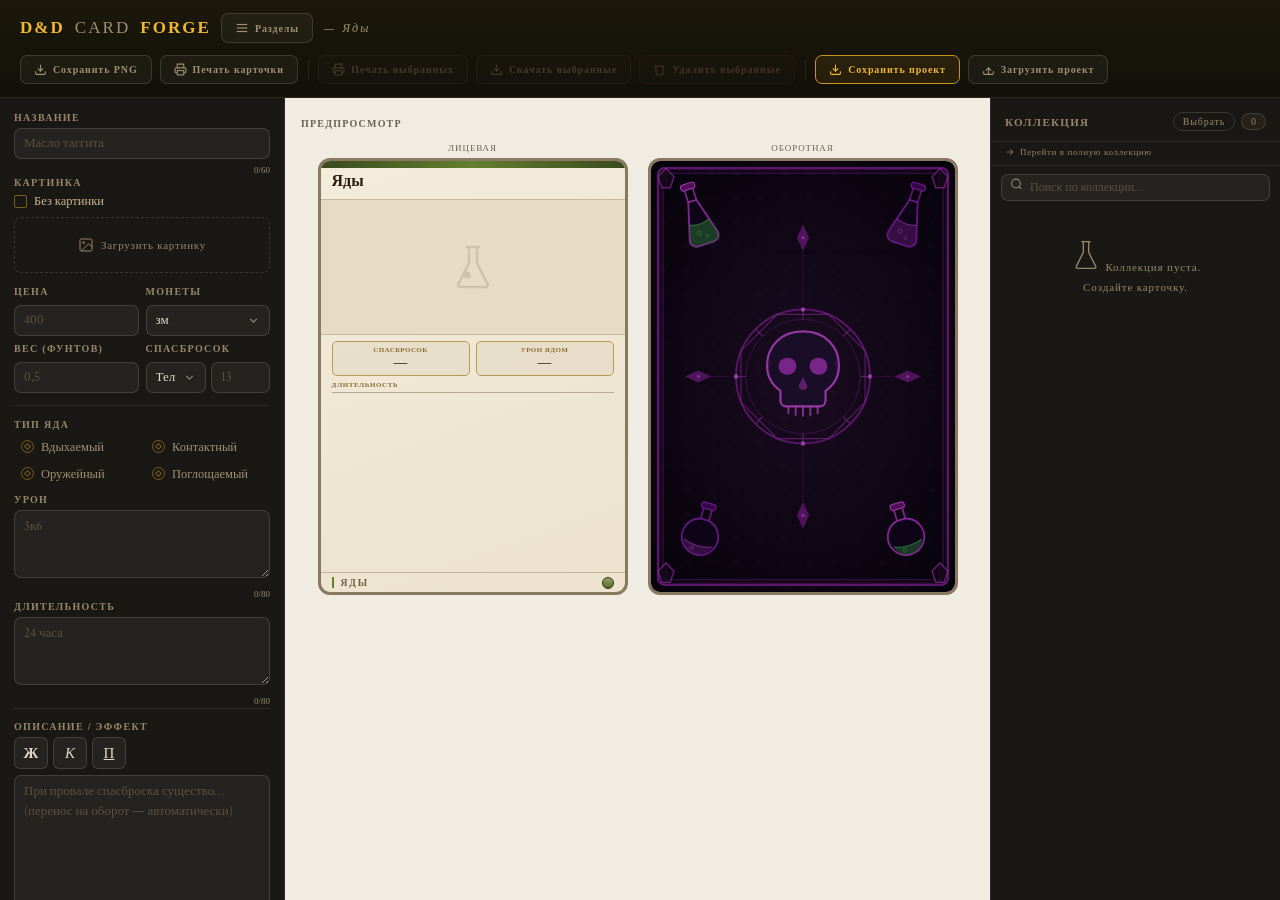
<file: poisons.html>
<!DOCTYPE html>
<html lang="ru">
<head>
<meta charset="UTF-8"/>
<meta name="viewport" content="width=device-width,initial-scale=1.0"/>
<title>D&amp;D Card Forge — Яды</title>
<meta name="description" content="Генератор карточек ядов D&D 5e: спасбросок, урон, длительность. Создайте и распечатайте карточку яда за минуту."/>
<meta name="theme-color" content="#111009"/>
<link rel="icon" type="image/svg+xml" href="favicon.svg"/>
<link rel="icon" type="image/png" sizes="32x32" href="favicon-32.png"/>
<link rel="apple-touch-icon" href="apple-touch-icon.png"/>
<meta property="og:type" content="website"/>
<meta property="og:url" content="https://iuchar.github.io/dnd-card-forge/poisons.html"/>
<meta property="og:title" content="D&D Card Forge — Яды"/>
<meta property="og:description" content="Генератор карточек ядов D&D 5e: спасбросок, урон, длительность. Создайте и распечатайте карточку яда за минуту."/>
<meta property="og:image" content="https://iuchar.github.io/dnd-card-forge/og-image.jpg"/>
<meta property="og:image:width" content="1200"/>
<meta property="og:image:height" content="630"/>
<link href="https://fonts.googleapis.com/css2?family=Crimson+Text:ital,wght@0,400;0,600;1,400;1,700&display=swap" rel="stylesheet"/>
<script src="lib/html2canvas.min.js" defer></script>
<script src="lib/jszip.min.js" defer></script>
<script src="lib/jspdf.umd.min.js" defer></script>
<style>
/* ═══ ОБЩИЙ ХРОМ ВСЕХ СТРАНИЦ ═══
   Тема, сброс, шапка, навигация, тосты, видимый фокус — одинаково на генераторах
   и в галереях. Раньше эти правила лежали копиями в styles.css и gallery-styles.css
   и успели разойтись: правка в одном файле не доезжала до другого.
   Подключать ПЕРВЫМ, до styles.css / gallery-styles.css. */

*,*::before,*::after{box-sizing:border-box;margin:0;padding:0;}
html{font-size:15px;height:100%;overflow:hidden;}
body{background:var(--bg);color:var(--text);font-family:'Crimson Text',Georgia,serif;height:100%;display:flex;flex-direction:column;overflow:hidden;}
.header{padding:13px 20px;display:flex;align-items:center;justify-content:space-between;border-bottom:0.5px solid var(--border);background:linear-gradient(to bottom,rgba(200,148,26,.06),transparent);gap:12px;flex-wrap:wrap;flex-shrink:0;}
.logo{font-family:'Times New Roman',Times,serif;font-size:17px;font-weight:700;letter-spacing:.12em;color:var(--gold-l);white-space:nowrap;}
/* Пояснение про редакции у подзаголовка страницы. Шапка обязана оставаться в
   одну строку: перенос выталкивает кнопки действий вниз и поднимает её высоту
   втрое. Поэтому подпись мельче, не переносится, а на узком экране прячется —
   в строке разделов год и так написан на кнопках. */
.hdr-note{font-size:11px;color:var(--text3);white-space:nowrap;}
/* 1240px — замер: при 1280 подпись кончается на 895, кнопки начинаются с 938 */
@media (max-width:1240px){.hdr-note{display:none;}}
.logo span{color:var(--text2);font-weight:400;}
.hbtn:hover{background:rgba(255,255,255,.09);color:var(--text);}
.hbtn svg{width:13px;height:13px;flex-shrink:0;}
.nav-wrap{position:relative;flex-shrink:0;}
.nav-toggle svg{width:14px;height:14px;flex-shrink:0;}
.nav-toggle:hover,.nav-toggle.open{background:rgba(255,255,255,.09);color:var(--text);}
.nav-menu{position:absolute;top:calc(100% + 8px);left:0;width:230px;background:var(--bg2);border:0.5px solid var(--border2);border-radius:10px;padding:6px;box-shadow:0 8px 32px rgba(0,0,0,.55);z-index:300;display:none;max-height:460px;overflow-y:auto;scrollbar-width:thin;scrollbar-color:var(--bg4) transparent;}
.nav-menu.open{display:block;}
.nav-item{display:flex;align-items:center;gap:8px;padding:7px 10px;border-radius:6px;font-family:'Times New Roman',Times,serif;font-size:10px;letter-spacing:.07em;color:var(--text2);cursor:pointer;transition:all .13s;text-decoration:none;}
.nav-item > svg{flex-shrink:0;}
.nav-item:hover{background:rgba(255,255,255,.06);color:var(--text);}
.nav-item.nav-active{background:rgba(200,148,26,.12);color:var(--gold-l);border:0.5px solid rgba(200,148,26,.2);}
.nav-item.nav-disabled{color:#5a5040;cursor:default;pointer-events:none;font-size:9.5px;padding:5px 10px;}
.nav-sep{height:0.5px;background:var(--border);margin:5px 4px;}
.nav-badge{margin-left:auto;font-family:'Crimson Text',Georgia,serif;font-size:8.5px;letter-spacing:.02em;color:#c88a4a;border:0.5px solid rgba(200,138,74,.4);border-radius:4px;padding:1px 5px;text-transform:lowercase;flex-shrink:0;}
.toast.show{transform:translateX(-50%) translateY(0);}
:root{
  --bg:#111009;--bg2:#1a1814;--bg3:#252018;--bg4:#2e2a20;
  --border:rgba(255,255,255,0.08);--border2:rgba(255,255,255,0.13);
  --text:#e0d8c8;--text2:#a09070;--text3:#968769;
  --gold:#c8941a;--gold-l:#f0b830;
  --accent:#4a3fa0;--accent-l:#8070e0;
  --ca:#f5f5f5;
  --r:10px;
}
.nav-toggle{padding:7px 13px;font-family:'Times New Roman',Times,serif;font-size:10px;font-weight:600;letter-spacing:.09em;cursor:pointer;border:0.5px solid var(--border2);border-radius:7px;background:rgba(255,255,255,.04);color:var(--text2);transition:all .14s;display:flex;align-items:center;gap:6px;white-space:nowrap;}
.nav-section-lbl{font-family:'Times New Roman',Times,serif;font-size:8px;letter-spacing:.18em;text-transform:uppercase;color:var(--text3);padding:5px 10px 3px;pointer-events:none;}
:focus-visible{outline:2px solid var(--gold-l,#f0b830);outline-offset:2px;border-radius:3px;}
/* Обводку гасим только там, где она пришла НЕ с клавиатуры: :focus-visible выше
   остаётся видимым. Обе строки лежали копиями в ядах и инструментах. */
html:focus,body:focus{outline:none;}
button:focus:not(:focus-visible){outline:none;}
.si:focus-visible,.coll-search:focus-visible,textarea:focus-visible{outline:none;}
.si:focus-visible{border-color:var(--gold-l,#f0b830);border-width:1.5px;}
.coll-search:focus-visible{border-color:var(--accent-l);border-width:1.5px;}
.rp:focus-visible{outline-offset:3px;}
/* Кнопки шапки (.hbtn) — общие для генераторов и галерей; text-decoration
   нужен галереям, где .hbtn висит на ссылках */
.hbtn{padding:7px 13px;font-family:'Times New Roman',Times,serif;font-size:10px;font-weight:600;letter-spacing:.09em;cursor:pointer;border:0.5px solid var(--border2);border-radius:7px;background:rgba(255,255,255,.04);color:var(--text2);transition:all .14s;display:flex;align-items:center;gap:6px;white-space:nowrap;text-decoration:none;}
.hbtn.gold{border-color:var(--gold);background:rgba(200,148,26,.1);color:var(--gold-l);}
.hbtn.gold:hover{background:rgba(200,148,26,.2);}
.hbtn:disabled{opacity:.3;cursor:default;pointer-events:none;}
.hbtn.danger{border-color:rgba(220,60,60,.25);color:#c07060;}
.hbtn.danger:not(:disabled):hover{background:rgba(220,60,60,.1);color:#e08070;border-color:rgba(220,60,60,.4);}
.hbtn-sep{width:0.5px;height:20px;background:var(--border);margin:0 2px;flex-shrink:0;}


.header-btns{display:flex;gap:8px;align-items:center;flex-wrap:wrap;}

.layout{display:flex;flex:1;min-height:0;overflow:hidden;}
.sb{width:285px;flex-shrink:0;background:var(--bg2);border-right:0.5px solid var(--border);padding:14px 14px 32px;overflow-y:auto;scrollbar-width:thin;scrollbar-color:var(--bg4) transparent;}
.sb::-webkit-scrollbar{width:4px;}
.sb::-webkit-scrollbar-thumb{background:var(--bg4);border-radius:2px;}
.lbl{display:block;font-family:'Times New Roman',Times,serif;font-size:10px;font-weight:600;letter-spacing:.13em;text-transform:uppercase;color:var(--text3);margin:13px 0 5px;}
/* подпись поля кликабельна: label[for] ставит курсор в поле и озвучивает его имя */
label.lbl{cursor:pointer;}
.si{width:100%;background:rgba(255,255,255,.05);border:0.5px solid var(--border2);border-radius:7px;color:var(--text);font-family:'Crimson Text',Georgia,serif;font-size:13px;padding:6px 9px;accent-color:var(--gold);outline:none;transition:border-color .15s;}
.si:focus{border-color:var(--gold);}
.si::placeholder{color:#5a5040;}
input[type=checkbox]{accent-color:var(--gold);}
select.si{cursor:pointer;}
select.si option{background:var(--bg2);color:var(--text);}
select.si option:checked{background:var(--gold);color:#1a1208;}
select.si option:hover{background:var(--gold);color:#1a1208;}
/* кастомные выпадашки (вместо нативного select) */
.cs-wrap{position:relative;}
.cs-btn{width:100%;display:flex;align-items:center;justify-content:space-between;gap:8px;background:rgba(255,255,255,.05);border:0.5px solid var(--border2);border-radius:7px;color:var(--text);font-family:'Crimson Text',Georgia,serif;font-size:13px;padding:6px 9px;cursor:pointer;text-align:left;transition:border-color .15s;}
.cs-btn.open{border-color:var(--gold);}
.cs-lbl{flex:1;overflow:hidden;text-overflow:ellipsis;white-space:nowrap;}
.cs-chev{width:13px;height:13px;flex-shrink:0;opacity:.55;transition:transform .15s;}
.cs-btn.open .cs-chev{transform:rotate(180deg);}
.cs-panel{position:absolute;top:calc(100% + 4px);left:0;right:0;background:var(--bg2);border:0.5px solid var(--border2);border-radius:8px;box-shadow:0 8px 28px rgba(0,0,0,.55);z-index:400;display:none;max-height:260px;overflow-y:auto;padding:3px;scrollbar-width:thin;scrollbar-color:var(--bg4) transparent;}
.cs-panel.open{display:block;}
.cs-opt{padding:7px 10px;font-family:'Crimson Text',Georgia,serif;font-size:13px;color:var(--text2);cursor:pointer;border-radius:5px;white-space:nowrap;overflow:hidden;text-overflow:ellipsis;}
.cs-opt:hover{background:linear-gradient(90deg,rgba(255,255,255,.12),rgba(255,255,255,0));color:var(--text);}
.cs-opt.on{background:rgba(200,148,26,.13);color:var(--gold-l);}

textarea.si{resize:vertical;min-height:68px;line-height:1.5;}
.row2{display:grid;grid-template-columns:1fr 1fr;gap:7px;}
.sf{display:flex;flex-direction:column;gap:3px;}
/* Поле, стоящее сразу под парой .row2: без отступа его подпись липнет к
   селекту предыдущей строки и читается как часть той пары. 8px — тот же
   воздух, что .lbl оставляет над собой в пересчёте на мелкую подпись .sl. */
.sf-gap{margin-top:8px;}
/* Настройка и Проклятие — два статуса предмета в одну строку, единым блоком
   во всех генераторах: под ценой и весом, перед магическим бонусом.
   Оправы у пары нет: строка устроена как «Концентрация / Ритуал» у заклинаний —
   голые подписи со знаком-печатью, разделённые воздухом. Вес даёт сам знак и
   окраска подписи, капсула оказалась лишней. */
.flags-row{display:flex;gap:14px;align-items:center;margin:0 0 6px;flex-wrap:wrap;}
.flags-row .noimg-toggle{margin-bottom:0;}
/* «Загрузить проект»: input был display:none и выпадал из таб-порядка, а label
   сам не фокусируется — кнопку проскакивало. Теперь input прозрачно накрывает
   label, поэтому фокусируется штатно; обводку рисуем на самом label. */
.hbtn-upload{position:relative;cursor:pointer;}
.hbtn-file{position:absolute;inset:0;width:100%;height:100%;opacity:0;cursor:pointer;}
.hbtn-upload:has(.hbtn-file:focus-visible){outline:2px solid var(--gold-l);outline-offset:2px;}
/* Галка со словом в сайдбаре (свойства оружия, доспехов, заклинаний). Базовые
   правила были тремя копиями в этих страницах; локально осталась только
   разница: у оружия строки плотнее, у заклинаний выше пальцевая цель. */
.pcb{display:flex;align-items:center;gap:5px;cursor:pointer;padding:3px 0;}
.pcb span{font-size:13px;color:var(--text2);}

/* ═══ ЗНАКИ ЧЕКБОКСОВ ═══
   Сам input становится знаком: appearance:none снимает системную отрисовку и
   разрешает псевдоэлементы. Разметку не трогаем, поэтому знак получают и те
   чекбоксы, которые создаёт скрипт: свойства оружия, блоки произвольной
   карточки. Элемент остаётся настоящим чекбоксом — Tab, пробел и озвучивание
   работают как прежде.
   Цвет семейства живёт в переменных на label: --mk для знака, --mk-on для
   подписи включённого пункта. */
.sb label{--mk:var(--gold);--mk-on:var(--gold-l);}
.sb input[type=checkbox]{
  appearance:none;-webkit-appearance:none;
  width:13px;height:13px;margin:0;flex-shrink:0;cursor:pointer;position:relative;
  display:inline-flex;align-items:center;justify-content:center;
  color:var(--mk);opacity:.55;
  border:1.5px solid currentColor;border-radius:50%;background:transparent;
  transition:opacity .14s,background .14s,border-color .14s;
}
/* знак по умолчанию — звено: кольцо, в котором появляется сердцевина */
.sb input[type=checkbox]::before{
  content:'';width:4px;height:4px;border-radius:50%;background:transparent;
}
.sb input[type=checkbox]:checked{opacity:1;}
.sb input[type=checkbox]:checked::before{background:currentColor;}
/* включённый пункт красится целиком: знак и подпись */
.sb label:has(input[type=checkbox]:checked) span{color:var(--mk-on);}
/* винные семейства */
.sb label:has(#fcursed),.sb label:has(#fritual),.sb label:has(#fstealth){
  --mk:#a8402f;--mk-on:#e8b6a9;
}

/* ── печать: статусы предмета и пара «концентрация / ритуал» ── */
.sb input#fcursed,.sb input#fattune,.sb input#fconc,.sb input#fritual{
  width:12px;height:12px;border-width:1px;
}
.sb input#fcursed::before,.sb input#fattune::before,
.sb input#fconc::before,.sb input#fritual::before{content:none;}
.sb input#fcursed:checked,.sb input#fattune:checked,
.sb input#fconc:checked,.sb input#fritual:checked{
  background:currentColor;
  box-shadow:inset 0 2px 2px rgba(255,255,255,.45),inset 0 -2px 3px rgba(0,0,0,.35);
}

/* ── крест: «Без картинки» ── */
.sb input#f-noimg{
  border-radius:2px;border-width:1px;
  font-family:'Times New Roman',Times,serif;font-size:11px;line-height:1;
}
.sb input#f-noimg::before{
  content:'✕';width:auto;height:auto;background:none;border-radius:0;opacity:0;
}
.sb input#f-noimg:checked::before{opacity:1;background:none;}

/* ── рамка: помеха скрытности ──
   Скобы из двух уголков рядом с остальными знаками читались как «ничего»:
   это единственная галка, у которой не было замкнутого контура. Замкнули —
   небольшая прямоугольная рамка со скруглением, внутри проступает ядро. */
.sb input#fstealth{border-radius:3px;border-width:1px;}
.sb input#fstealth::before{width:5px;height:5px;border-radius:1px;}

/* ── око: типы яда ── */
.sb #fptype-wrap input[type=checkbox]{border-width:1px;}
.sb #fptype-wrap input[type=checkbox]::before{
  width:5px;height:5px;border-radius:0;transform:rotate(45deg);
  border:1px solid currentColor;background:transparent;
}
.sb #fptype-wrap input[type=checkbox]:checked::before{background:currentColor;}

/* ── гранёный камень: компоненты В / С / М ── */
.sb input#fcv,.sb input#fcs,.sb input#fcm{
  border:0;border-radius:0;background:currentColor;opacity:.35;
  clip-path:polygon(50% 0,100% 26%,100% 74%,50% 100%,0 74%,0 26%);
}
.sb input#fcv::before,.sb input#fcs::before,.sb input#fcm::before{content:none;}
.sb input#fcv:checked,.sb input#fcs:checked,.sb input#fcm:checked{opacity:1;}

/* ── клеймо: «Нумерованный» в редакторе блоков ── */
.sb .blk-ck input[type=checkbox][data-f="ordered"]{
  border-radius:3px;border-width:1px;background:rgba(230,220,198,.10);
  font-family:'Times New Roman',Times,serif;font-size:11px;line-height:1;
}
.sb .blk-ck input[type=checkbox][data-f="ordered"]::before{
  content:'✓';width:auto;height:auto;background:none;border-radius:0;opacity:0;
}
.sb .blk-ck input[type=checkbox][data-f="ordered"]:checked{background:rgba(230,220,198,.16);}
.sb .blk-ck input[type=checkbox][data-f="ordered"]:checked::before{opacity:1;background:none;}

/* Скрытая справка у подписи поля: кружок «?» разворачивает текст под ним.
   Нужна там, где поле влияет на карточку не напрямую (магический бонус входит
   в атаку, урон и КБ, но сам на карточке не печатается). Свёрнута по
   умолчанию: это подсказка на один раз, а не часть формы. */
.lbl-hint{display:flex;align-items:center;gap:7px;}
.hint-btn{width:14px;height:14px;flex-shrink:0;padding:0;border:1px solid var(--border2);border-radius:50%;
  background:rgba(255,255,255,.05);color:var(--text2);cursor:pointer;
  font-family:'Times New Roman',Times,serif;font-size:10px;font-weight:700;line-height:1;
  display:flex;align-items:center;justify-content:center;transition:all .14s;}
.hint-btn:hover{border-color:var(--gold);color:var(--gold-l);background:rgba(200,148,26,.13);}
.hint-btn[aria-expanded="true"]{border-color:var(--gold);color:var(--gold-l);background:rgba(200,148,26,.13);}
.hint-box{margin:0 0 9px;padding:7px 0 7px 9px;border-left:2px solid rgba(200,148,26,.35);
  font-family:'Crimson Text',Georgia,serif;font-size:12.5px;line-height:1.45;color:var(--text2);}
.hint-box p{margin:0 0 5px;}
.hint-box p:last-child{margin-bottom:0;}
/* строки формул: выделены светлее и не разрываются на слова внутри слагаемых */
.hint-box .hint-f{font-family:'Times New Roman',Times,serif;font-size:12px;color:var(--text);}
.divider{height:0.5px;background:var(--border);margin:12px 0;}
.btn-reset{width:100%;padding:8px 9px;margin-top:10px;font-family:'Times New Roman',Times,serif;font-size:10px;font-weight:600;letter-spacing:.08em;cursor:pointer;border:1px solid rgba(220,60,60,.35);border-radius:6px;background:rgba(220,60,60,.08);color:#cf8474;transition:all .14s;display:flex;align-items:center;justify-content:center;gap:5px;}
.btn-reset:hover{background:rgba(220,60,60,.18);color:#ec9282;border-color:rgba(220,60,60,.55);}
.btn-reset svg{width:12px;height:12px;}
.field-wrap{position:relative;}
/* Маска поверх поля проклятия. Накрывает textarea, не трогая её значение:
   подмена текста на «Текст скрыт» стоила бы потерянного проклятия при первом
   же сохранении. Щелчок по маске открывает текст. */
/* display у класса перебивает браузерное [hidden]{display:none} — без этой
   строки маска не пропадала ни по галке, ни по щелчку */
.mask-veil[hidden]{display:none;}
.mask-veil{position:absolute;inset:0;border-radius:8px;overflow:hidden;cursor:pointer;
  background:var(--bg3);border:1px solid rgba(200,148,26,.22);transition:border-color .15s;
  display:flex;flex-direction:column;align-items:stretch;gap:7px;padding:13px 11px 11px 15px;}
.mask-veil:hover{border-color:rgba(200,148,26,.4);}
/* засечка проклятия: тот же винный, что у метки на карточке */
.mask-veil::before{content:'';position:absolute;left:0;top:0;bottom:0;width:4px;background:#7c231a;}
/* полоски-строки: видно, что текст есть и какой он длины, но не прочесть */
.mask-bar{height:8px;border-radius:4px;background:linear-gradient(90deg,rgba(160,144,112,.26),rgba(160,144,112,.09));}
.mask-bar:nth-of-type(2){width:92%;}
.mask-bar:nth-of-type(3){width:74%;}
.mask-bar:nth-of-type(4){width:86%;}
.mask-over{position:absolute;inset:0;display:flex;flex-direction:column;align-items:center;justify-content:center;gap:5px;
  background:linear-gradient(180deg,rgba(37,32,24,.58),rgba(37,32,24,.9));transition:background .15s;}
.mask-veil:hover .mask-over{background:linear-gradient(180deg,rgba(37,32,24,.48),rgba(37,32,24,.84));}
.mask-seal{width:26px;height:26px;border-radius:50%;border:1px solid rgba(200,148,26,.45);
  display:flex;align-items:center;justify-content:center;color:var(--gold);margin-bottom:2px;}
.mask-ttl{font-family:'Times New Roman',Times,serif;font-size:11px;font-weight:700;letter-spacing:.2em;
  text-transform:uppercase;color:var(--text2);}
.mask-hint{font-family:'Crimson Text',Georgia,serif;font-size:12px;color:var(--text3);}
/* Подпись поля и галка «скрыть» в одну строку. Перенос разрешён: на узкой
   панели пара «кружок + текст» иначе прижимается к самому краю поля. */
.lbl-row{display:flex;align-items:center;justify-content:space-between;gap:10px;flex-wrap:wrap;}
.mask-toggle{display:inline-flex;align-items:center;gap:6px;cursor:pointer;text-transform:none;
  letter-spacing:0;font-family:'Crimson Text',Georgia,serif;font-size:12px;color:var(--text3);
  padding-right:2px;}
.mask-toggle:hover{color:var(--text2);}
/* Галочка, а не кольцо: общее правило .sb input[type=checkbox] рисует круг,
   а здесь нужен знак согласия — тот же приём, что у «клейма» в блоках. */
.sb .mask-toggle input[type=checkbox]{
  border-radius:3px;border-width:1px;background:rgba(230,220,198,.10);
  font-family:'Times New Roman',Times,serif;font-size:11px;line-height:1;}
.sb .mask-toggle input[type=checkbox]::before{
  content:'✓';width:auto;height:auto;background:none;border-radius:0;opacity:0;}
.sb .mask-toggle input[type=checkbox]:checked{background:rgba(230,220,198,.16);}
.sb .mask-toggle input[type=checkbox]:checked::before{opacity:1;background:none;}
/* подпись половинки парного поля (.row2 > .sf) */
.sl{font-family:'Times New Roman',Times,serif;font-size:9px;letter-spacing:.09em;text-transform:uppercase;color:var(--text3);}
/* пара полей в столбик: длинные значения селектов не влезают в половину ширины
   панели, поэтому такие пары ставим друг под друга, а не в .row2 */
.sf-col{display:flex;flex-direction:column;gap:7px;}
/* магический бонус предмета: значений всего четыре, поэтому переключатель, а не поле ввода */
.magseg{display:flex;gap:5px;}
.magseg button{flex:1;padding:6px 0;font-family:'Crimson Text',Georgia,serif;font-size:13px;cursor:pointer;border:0.5px solid var(--border2);border-radius:7px;background:rgba(255,255,255,.05);color:var(--text2);}
.magseg button:hover{background:rgba(255,255,255,.09);}
.magseg button.on{border:1px solid var(--gold);background:rgba(200,148,26,.13);color:var(--gold-l);}
.char-counter{position:absolute;right:0;bottom:-16px;font-family:'Times New Roman',Times,serif;font-size:9px;color:var(--text3);}
.char-counter.warn{color:var(--gold);}
.char-counter.over{color:#c05040;}
.field-mb{margin-bottom:18px;}
.btn-build{width:100%;padding:10px;margin-top:10px;font-family:'Times New Roman',Times,serif;font-size:12px;font-weight:700;letter-spacing:.1em;cursor:pointer;border:1.5px solid var(--gold);border-radius:var(--r);background:linear-gradient(135deg,#5a4200,#3a2a00);color:var(--gold-l);transition:all .14s;}
.btn-build:hover{background:linear-gradient(135deg,#7a5800,#5a4000);}
.btn-build:active{transform:scale(.98);}
.cv-label{font-family:'Times New Roman',Times,serif;font-size:10px;font-weight:600;letter-spacing:.12em;text-transform:uppercase;color:#6b6152;align-self:flex-start;margin-bottom:14px;}
.cards-row{display:flex;gap:20px;align-items:flex-start;justify-content:center;}
.card-col{display:flex;flex-direction:column;align-items:center;gap:5px;}
.side-lbl{font-family:'Times New Roman',Times,serif;font-size:9px;letter-spacing:.1em;text-transform:uppercase;color:#6b6152;}
.c-meta{height:24px;flex-shrink:0;display:flex;align-items:center;padding:0;background:rgba(0,0,0,0.07);}
.c-meta-orn{width:24px;height:100%;flex-shrink:0;display:flex;align-items:center;justify-content:center;}
.c-meta-orn svg{width:20px;height:20px;}
.c-meta-inner{flex:1;position:relative;display:flex;align-items:center;justify-content:center;padding:0 10px;min-width:0;}
.c-meta-item{font-family:'Times New Roman',Times,serif;font-size:9px;font-weight:700;letter-spacing:.09em;color:#5a4830;text-transform:uppercase;white-space:nowrap;}
/* цена: #8a6010 давал контраст 4.34 на подложке карточки, ниже порога 4.5 */
.c-meta-item.cost{color:#805811;position:absolute;left:10px;}
/* Фон, а не тег картинки: html2canvas игнорирует object-fit и растягивает кадр в
   PNG-экспорте, background-size:cover же отрабатывает верно (см. setCardImg).
   cover, а не 100% 100%: кадры из старых коллекций сняты под прежнюю
   пропорцию, и срезать им края лучше, чем растягивать по вертикали на 12%.
   Новые кадры выходят из кадровщика ровно 16:9 — для них разницы нет. */
/* Кадр: 240x135 — ровно 16:9, по центру полосы. Боковые края растушёваны,
   поэтому картинка не обрывается ребром, а растворяется в подложке.
   Растушёвка выжжена в самих пикселях (_fadeEdges в crop.js), а не сделана
   mask-image: маску html2canvas игнорирует, и в PNG край выходил резким. */
.c-img-el{position:absolute;z-index:1;left:50%;top:50%;transform:translate(-50%,-50%);
  width:240px;height:135px;background-size:cover;background-position:center;
  background-repeat:no-repeat;border-radius:0;display:block;}
/* Подложка: размытая копия кадра, закрывающая полосу по бокам. Размытие НЕ
   через filter:blur — html2canvas его игнорирует, и в PNG-экспорте вместо
   мягкого фона выходила бы резкая растянутая копия. Картинка размывается
   заранее в canvas (см. _blurBg в crop.js), сюда приходит уже готовой.
   inset:-18px — подложка нарочно шире полосы: при inset:0 она повторяет кадр
   один в один, совпадает с ним по рисунку, и граница кадра читается ребром.
   Само смещение html2canvas переносит верно, это обычное позиционирование. */
.c-img-bleed{position:absolute;z-index:0;inset:-18px;background-size:cover;
  background-position:center;background-repeat:no-repeat;}
.c-foot{height:26px;flex-shrink:0;padding:0 14px;display:flex;align-items:center;justify-content:space-between;position:relative;}
.c-wgt{font-family:'Times New Roman',Times,serif;font-size:10px;color:#8a7860;letter-spacing:.04em;}
/* рамка типа в подвале карточки (ромбы + линии) */
/* .c-typeframe/.c-tfsvg (резной картуш в подвале) удалены: подвал переехал на
   вид с эталонной страницы — засечка и имя раздела капителью, см. card-new.css.
   У заклинаний свой подвал и картушем они не пользовались. */

.coll-panel{width:290px;flex-shrink:0;background:var(--bg2);border-left:0.5px solid var(--border);display:flex;flex-direction:column;}
.coll-head{padding:14px 14px 10px;border-bottom:0.5px solid var(--border);display:flex;align-items:center;justify-content:space-between;flex-shrink:0;}
.coll-search-wrap{padding:8px 10px 0;flex-shrink:0;position:relative;}
.coll-search-icon{position:absolute;left:19px;top:50%;transform:translateY(-50%);color:var(--text3);pointer-events:none;width:13px;height:13px;}
.coll-search{width:100%;background:rgba(255,255,255,.05);border:0.5px solid var(--border2);border-radius:7px;color:var(--text);font-family:'Crimson Text',Georgia,serif;font-size:12px;padding:5px 9px 5px 28px;outline:none;transition:border-color .15s;box-sizing:border-box;}
.coll-search:focus{border-color:var(--accent-l);}
.coll-search::placeholder{color:#5a5040;}
.coll-search-clear{position:absolute;right:18px;top:50%;transform:translateY(-50%);background:none;border:none;color:var(--text3);cursor:pointer;font-size:13px;line-height:1;padding:0;display:none;}
.coll-title{font-family:'Times New Roman',Times,serif;font-size:11px;font-weight:600;letter-spacing:.12em;text-transform:uppercase;color:var(--text3);}
.coll-count{font-family:'Times New Roman',Times,serif;font-size:10px;color:var(--text3);background:var(--bg3);border:0.5px solid var(--border2);border-radius:20px;padding:2px 9px;}
.coll-list{flex:1;overflow-y:auto;padding:6px 10px 10px;display:flex;flex-direction:column;gap:2px;scrollbar-width:thin;scrollbar-color:var(--bg4) transparent;}
.coll-empty{text-align:center;padding:32px 16px;color:var(--text3);font-family:'Times New Roman',Times,serif;font-size:11px;letter-spacing:.08em;line-height:1.8;}
.coll-item{background:var(--bg3);border:0.5px solid var(--border);border-radius:8px;padding:9px 10px;cursor:pointer;transition:all .13s;display:flex;align-items:center;gap:9px;position:relative;}
.coll-item:hover{background:var(--bg4);border-color:var(--border2);}
.coll-item-thumb img{width:100%;height:100%;object-fit:cover;}
.coll-item-stripe{position:absolute;top:0;left:0;right:0;height:3px;}
.coll-item-info{flex:1;min-width:0;}
.coll-item-name{font-family:'Times New Roman',Times,serif;font-size:11px;font-weight:600;color:var(--text);white-space:nowrap;overflow:hidden;text-overflow:ellipsis;margin-bottom:2px;}
.coll-item-sub{font-size:10px;color:var(--text3);white-space:nowrap;overflow:hidden;text-overflow:ellipsis;}
.coll-item-del{position:absolute;top:6px;right:6px;width:18px;height:18px;background:rgba(160,30,30,.8);border:none;border-radius:50%;color:#fff;font-size:10px;cursor:pointer;opacity:0;transition:opacity .12s;display:flex;align-items:center;justify-content:center;}
.coll-item:hover .coll-item-del{opacity:1;}
.coll-item-dup{position:absolute;top:6px;right:28px;width:18px;height:18px;background:rgba(200,148,26,.85);border:none;border-radius:50%;color:#1c1608;cursor:pointer;opacity:0;transition:opacity .12s;display:flex;align-items:center;justify-content:center;}
.coll-item:hover .coll-item-dup{opacity:1;}
.coll-item-dup svg{width:10px;height:10px;}
.coll-sect-wrap{flex-shrink:0;}
.coll-sect-head{display:flex;align-items:center;gap:7px;padding:8px 2px 4px;cursor:pointer;user-select:none;}
.coll-sect-head:hover .coll-sect-label{color:var(--text2);}
.coll-sect-dot{width:8px;height:8px;border-radius:50%;flex-shrink:0;}
.coll-sect-label{font-family:'Times New Roman',Times,serif;font-size:9px;letter-spacing:.1em;text-transform:uppercase;color:var(--text3);white-space:nowrap;transition:color .12s;}
.coll-sect-line{flex:1;height:0.5px;background:var(--border);}
.coll-sect-chevron{flex-shrink:0;color:var(--text3);transition:transform .18s;}
.coll-sect-wrap.collapsed .coll-sect-chevron{transform:rotate(-90deg);}
.coll-sect-wrap.collapsed .coll-sect-body{display:none;}
/* Кривая без перелёта: прежняя уводила тост на 56% выше конечной точки и
   возвращала обратно, то есть в конце появления он подпрыгивал. Копия этого
   правила есть в gallery-styles.css, отличается только z-index: менять парой. */
.toast{position:fixed;bottom:24px;left:50%;transform:translateX(-50%) translateY(60px);background:var(--bg3);border:0.5px solid var(--border2);border-radius:8px;padding:9px 18px;font-family:'Times New Roman',Times,serif;font-size:11px;color:var(--text);letter-spacing:.06em;z-index:200;transition:transform .3s cubic-bezier(.22,1,.36,1);pointer-events:none;}

.coll-sel-btn{padding:3px 9px;font-family:'Times New Roman',Times,serif;font-size:10px;font-weight:500;letter-spacing:.08em;cursor:pointer;border:0.5px solid var(--border2);border-radius:20px;background:transparent;color:var(--text3);transition:all .14s;}
.coll-sel-btn:hover,.coll-sel-btn.active{background:rgba(160,120,56,.15);color:var(--text2);border-color:rgba(160,120,56,.4);}
.coll-item-cb{position:absolute;left:9px;top:50%;transform:translateY(-50%);width:15px;height:15px;cursor:pointer;accent-color:#a07838;display:none;}
.coll-item.sel-mode{padding-left:32px;}
.coll-item.sel-mode .coll-item-cb{display:block;}
.coll-item.sel-mode.selected{background:rgba(160,120,56,.1);border-color:rgba(160,120,56,.35);}
.conf-modal-bg{position:fixed;inset:0;background:rgba(0,0,0,.55);z-index:300;display:none;align-items:center;justify-content:center;}
.conf-modal-bg.open{display:flex;}
.conf-modal-btns{display:flex;gap:8px;justify-content:center;}
.conf-del{border-color:rgba(220,60,60,.4)!important;color:#e08070!important;}
.conf-del:hover{background:rgba(220,60,60,.15)!important;}
.conf-keep:hover{background:rgba(255,255,255,.06);}

.coll-full-link{display:flex;align-items:center;gap:5px;padding:5px 14px 8px;font-family:'Times New Roman',Times,serif;font-size:9px;letter-spacing:.07em;color:var(--text3);text-decoration:none;flex-shrink:0;transition:color .13s;border-bottom:0.5px solid var(--border);}
.coll-full-link:hover{color:var(--gold-l);}

/* Доступность: отключение анимаций по системной настройке */
@media (prefers-reduced-motion:reduce){
  *,*::before,*::after{animation-duration:.01ms!important;animation-iteration-count:1!important;transition-duration:.01ms!important;scroll-behavior:auto!important;}
}

/* Разметка описания: панель кнопок Ж/К/П над полем + предупреждение о непомещении. */
.fmt-bar{display:flex;gap:5px;margin:0 0 6px;}
.fmt-btn{min-width:34px;height:32px;display:flex;align-items:center;justify-content:center;background:rgba(255,255,255,.05);border:0.5px solid var(--border2);border-radius:6px;color:var(--text);font-family:'Crimson Text',Georgia,serif;font-size:15px;line-height:1;cursor:pointer;transition:border-color .15s,background .15s;}
.fmt-btn:hover{border-color:var(--gold);background:rgba(255,255,255,.09);}
.fmt-warn{font-family:'Crimson Text',Georgia,serif;font-style:italic;font-size:11.5px;color:#e08070;line-height:1.4;margin:2px 0 8px;}
/* чекбоксы-свойства (.pcb): базовые размеры пока на страницах, ховер общий */
.pcb:hover span{color:var(--text);}
.btn-recrop svg{flex-shrink:0;}
.btn-del-img svg{flex-shrink:0;}
/* ═══ ХРОМ ПРИЛОЖЕНИЯ (не карточка) ═══
   Переменные темы, боковая панель, модалки, навигация, панель коллекции, кроп.
   Раньше эти правила копировались в каждый генератор и успели разойтись —
   часть копий была усечённой. Здесь сведена полная версия каждого правила.
   Подключать сразу после shared/styles.css: дальше идут стили карточки,
   которые у каждого генератора свои. */

.sb > .lbl:first-child{margin-top:0;}
.cv{flex:1;background:#f0ece2;display:flex;flex-direction:column;align-items:center;padding:20px 16px 16px;overflow:auto;}

/* панель коллекции */
.coll-search-clear:hover{color:var(--text2);}
.coll-list::-webkit-scrollbar{width:3px;}
.coll-list::-webkit-scrollbar-thumb{background:var(--bg4);border-radius:2px;}
.coll-sect-count{font-family:'Times New Roman',Times,serif;font-size:9px;color:var(--text3);opacity:.55;flex-shrink:0;}
.coll-sect-body{display:flex;flex-direction:column;gap:7px;max-height:304px;overflow-y:auto;padding-bottom:4px;scrollbar-width:thin;scrollbar-color:var(--bg4) transparent;}
.coll-sect-body::-webkit-scrollbar{width:3px;}
.coll-sect-body::-webkit-scrollbar-thumb{background:var(--bg4);border-radius:2px;}

/* модалка подтверждения */
.conf-modal{background:var(--bg2);border:0.5px solid var(--border2);border-radius:12px;padding:26px 24px 20px;width:290px;text-align:center;box-shadow:0 8px 32px rgba(0,0,0,.5);}
.conf-modal h3{font-family:'Times New Roman',Times,serif;font-size:12px;font-weight:600;color:var(--text);margin:0 0 18px;letter-spacing:.04em;line-height:1.5;}
.conf-modal-btns button{padding:7px 20px;font-family:'Times New Roman',Times,serif;font-size:11px;cursor:pointer;border-radius:6px;border:0.5px solid var(--border2);background:transparent;color:var(--text2);transition:all .14s;letter-spacing:.06em;}

/* навигация */

/* видимый фокус для навигации с клавиатуры: :focus-visible срабатывает только
   при табуляции, мышь его не показывает — вид при обычной работе не меняется.
   У полей ввода своя индикация (рамка золотеет), поэтому им обводка не нужна:
   иначе получалось два кольца. */
/* миниатюра карточки в панели «Коллекция» — единый размер и фон */
.coll-item-thumb{width:30px;height:42px;border-radius:4px;flex-shrink:0;background:var(--bg4);overflow:hidden;position:relative;border:1px solid rgba(255,255,255,.08);}
/* ═══ ЗАГРУЗКА И КАДРИРОВАНИЕ КАРТИНКИ ═══
   Всё, что нужно только страницам с изображением: галка «Без картинки», зона
   загрузки, миниатюра, кнопки «Изменить область» и «Удалить изображение»,
   модалка кадрирования с рамкой и ручками.
   Отдельный файл, потому что у заклинаний картинки нет вовсе, а правила ехали
   к ним вместе со styles.css и app-chrome.css мёртвым грузом.
   Подключать сразу после app-chrome.css — порядок каскада тот же, что был. */

/* Галка «Без картинки» стоит над зоной загрузки; при включении зона прячется. */
.noimg-toggle{display:flex;align-items:center;gap:7px;margin-bottom:8px;cursor:pointer;font-size:12.5px;color:#c9b78e;user-select:none;}

.noimg-toggle input{width:15px;height:15px;accent-color:#a9722c;cursor:pointer;flex-shrink:0;margin:0;}
.img-drop{width:100%;height:56px;border:1.5px dashed var(--border2);border-radius:7px;display:flex;align-items:center;justify-content:center;gap:7px;color:var(--text3);font-family:'Times New Roman',Times,serif;font-size:11px;letter-spacing:.07em;cursor:pointer;transition:all .14s;position:relative;overflow:hidden;}
.img-drop:hover{border-color:var(--accent-l);color:var(--text2);background:rgba(255,255,255,.03);}
.img-drop input[type=file]{position:absolute;inset:0;opacity:0;cursor:pointer;}

.img-thumb{position:absolute;inset:0;background-size:cover;background-position:center;border-radius:6px;}

.btn-recrop{width:100%;padding:5px 9px;margin-top:5px;font-family:'Times New Roman',Times,serif;font-size:10px;font-weight:500;letter-spacing:.08em;cursor:pointer;border:0.5px solid var(--border2);border-radius:6px;background:rgba(255,255,255,.04);color:var(--text2);transition:all .14s;display:flex;align-items:center;justify-content:center;gap:5px;}
.btn-recrop:hover{background:rgba(255,255,255,.09);color:var(--text);}
.btn-del-img{width:100%;padding:5px 9px;margin-top:4px;font-family:'Times New Roman',Times,serif;font-size:10px;font-weight:500;letter-spacing:.08em;cursor:pointer;border:0.5px solid var(--border);border-radius:6px;background:transparent;color:var(--text3);transition:all .14s;display:flex;align-items:center;justify-content:center;gap:5px;}
.btn-del-img:hover{background:rgba(220,60,60,.1);color:#e08070;border-color:rgba(220,60,60,.3);}

.crop-modal-bg{position:fixed;inset:0;background:rgba(0,0,0,.75);z-index:100;display:none;align-items:center;justify-content:center;}
.crop-modal-bg.open{display:flex;}
.crop-modal{max-height:95vh;overflow-y:auto;background:var(--bg2);border:0.5px solid var(--border2);border-radius:14px;padding:20px;width:560px;max-width:95vw;}
.crop-area{position:relative;width:100%;background:#555;border-radius:8px;overflow:hidden;cursor:crosshair;user-select:none;}
.cov{position:absolute;background:rgba(0,0,0,.52);pointer-events:none;}
.crop-rect{touch-action:none;position:absolute;border:2px solid #fff;box-shadow:0 0 0 1px rgba(0,0,0,.3);cursor:move;z-index:2;}
.ch{touch-action:none;position:absolute;width:12px;height:12px;background:#fff;border:1.5px solid rgba(0,0,0,.4);border-radius:2px;}
.ch.tl{top:-6px;left:-6px;cursor:nw-resize;}
.ch.tr{top:-6px;right:-6px;cursor:ne-resize;}
.ch.bl{bottom:-6px;left:-6px;cursor:sw-resize;}
.ch.br{bottom:-6px;right:-6px;cursor:se-resize;}
.crop-actions{display:flex;gap:8px;margin-top:14px;justify-content:flex-end;}
.crop-btn{padding:8px 16px;font-family:'Times New Roman',Times,serif;font-size:11px;font-weight:600;letter-spacing:.08em;cursor:pointer;border-radius:7px;transition:all .14s;}
.crop-btn.primary{border:1px solid var(--gold);background:linear-gradient(135deg,#5a4200,#3a2a00);color:var(--gold-l);}
.crop-btn.primary:hover{background:linear-gradient(135deg,#7a5800,#5a4000);}
.crop-btn.secondary{border:0.5px solid var(--border2);background:rgba(255,255,255,.04);color:var(--text2);}

/* модалка кропа */
.crop-modal-title{font-family:'Times New Roman',Times,serif;font-size:13px;font-weight:700;color:var(--gold-l);margin-bottom:14px;letter-spacing:.08em;}
.crop-area canvas{display:block;}
.crop-btn.secondary:hover{background:rgba(255,255,255,.09);color:var(--text);}

.sb>.lbl:first-child{margin-top:0;}
/* Общие стили карточки и пикера редкости (7 генераторов).
   Байт-идентичные правила, вынесены из страниц 2026-07-04. */
.c-body{flex:1;min-height:0;padding:5px 14px 3px;display:flex;flex-direction:column;overflow:hidden;}
.c-img{width:100%;height:163px;flex-shrink:0;background:#cfc0a0;position:relative;display:flex;align-items:center;justify-content:center;overflow:hidden;}
.c-img-ph{opacity:.25;display:flex;align-items:center;justify-content:center;}
.c-img-ph svg{width:48px;height:48px;}
.c-name{font-family:'Times New Roman',Times,serif;font-size:var(--name-fs,16px);font-weight:700;color:#2a1e0a;line-height:1.2;margin-bottom:1px;flex-shrink:0;white-space:nowrap;overflow:hidden;text-overflow:ellipsis;}
/* «Без картинки»: слот изображения убран, тело карты (flex:1) само забирает
   его высоту, splitDesc дольёт текст — досчитывать ничего не нужно. */
.dc.no-img .c-img{display:none;}
.c-rule{height:.7px;background:#8a7860;opacity:.55;margin:3px 0;flex-shrink:0;}
.c-stripe{height:10px;flex-shrink:0;background:var(--ca,#a09080);transition:background .2s;}
.c-stripe-under{height:1.5px;flex-shrink:0;background:#5a4820;}
.c-gem{width:14px;height:14px;border-radius:50%;opacity:.7;border:1px solid #3a2810;background:var(--ca,#888077);transition:background .2s;}
.rname{font-family:'Times New Roman',Times,serif;font-size:11px;color:var(--text2);margin-left:3px;}
.rprow{display:flex;gap:6px;align-items:center;padding:3px 0;}
.rp{width:20px;height:20px;border-radius:50%;cursor:pointer;border:2px solid transparent;transition:transform .12s;flex-shrink:0;}
.rp:hover{transform:scale(1.15);}
.rp.on{transform:scale(1.1);box-shadow:0 0 0 3px var(--rp-glow,rgba(136,128,119,.4));}
/* Цвет кружков ставит core.js из R (rarities.js). Раньше палитра была продублирована
   здесь шестью правилами и при её обновлении пикер оставался со старыми цветами. */
/* рубашка оборота (общая; страницы без рубашки правило не используют) */
.cb-rubashka{position:absolute;inset:0;z-index:2;}

.ptype-grid{display:grid;grid-template-columns:1fr 1fr;gap:3px 6px;margin-top:2px;}
.ptype-cb{display:flex;align-items:center;gap:7px;cursor:pointer;padding:4px 7px;border-radius:5px;transition:background .12s;}
.ptype-cb:hover{background:rgba(255,255,255,.06);}
.ptype-cb input[type=checkbox]{width:13px;height:13px;accent-color:var(--gold);cursor:pointer;flex-shrink:0;margin:0;}
.ptype-cb span{font-family:'Crimson Text',Georgia,serif;font-size:12.5px;color:var(--text2);}
/* ── специфика ядов ── */
/* спасбросок: характеристика слева, Сл справа */
.sb-pair{display:flex;gap:5px;}
.sb-pair select{flex:0 0 62px;}
.sb-pair input{flex:1;min-width:0;}
/* подзаголовок под именем: тип и цена (мета-бара у ядов нет) */
.c-psub{font-family:'Times New Roman',Times,serif;font-size:8.5px;letter-spacing:.13em;text-transform:uppercase;color:#8a6b2e;margin:4px 0 0;}
/* цена по правилам мета-бара остальных генераторов (.c-meta-item.cost в
   styles.css): тёмное золото и жирное начертание, иначе в светлой капители
   подзаголовка её не разглядеть */
.c-psub .cost{font-size:9px;font-weight:700;letter-spacing:.09em;color:#8a6010;}
/* две плашки: спасбросок и урон; при пустом уроне спасбросок занимает всю ширину */
.c-pduo{display:flex;gap:6px;margin:0;flex-shrink:0;}
.c-pcell{flex:1;min-width:0;border:1px solid #b89a58;border-radius:5px;background:rgba(90,70,20,.05);padding:4px 6px;text-align:center;}
.c-pcell-l{font-family:'Times New Roman',Times,serif;font-weight:700;font-size:7px;letter-spacing:.06em;text-transform:uppercase;color:#8a6b2e;margin-bottom:1px;}
.c-pcell-v{font-size:14px;font-weight:700;color:#2a1e0a;line-height:1.15;}
/* строка длительности под плашками */
.c-prow{margin:5px 0 0;flex-shrink:0;}
.c-prow-l{font-family:'Times New Roman',Times,serif;font-weight:700;font-size:7px;letter-spacing:.08em;text-transform:uppercase;color:#8a6b2e;}
.c-prow-v{font-size:10px;color:#241a08;line-height:1.35;white-space:pre-wrap;}


/* ═══ ОБЩИЕ ПРАВИЛА НОВОГО ДИЗАЙНА КАРТОЧЕК ═══
   Подключается ПОСЛЕ локальных стилей страницы (перебивает их порядком).
   Включён во все генераторы, кроме заклинаний — у них свой дизайн.
   Специфика конкретного генератора (статблок, пилюли свойств и т.п.)
   остаётся в самой странице после этого include. */

/* Геометрия лицевой стороны. Была продублирована слово в слово в шести
   генераторах, причём объявленные там border-color и background всё равно
   перебивались правилом ниже — то есть половина копии была мертва. */
/* .dc-back названа отдельно: у снаряжения, инструментов, ядов и произвольных
   оборот несёт оба класса (dc dc-back), а у оружия и доспехов — только второй.
   Раньше из-за этого геометрия оборота лежала копией в обеих страницах, причём
   объявленные там border-color и background всё равно перебивались правилом
   ниже — жила только половина копии. */
.dc,.dc-back{width:310px;height:437px;border-radius:12px;overflow:hidden;
    border:3px solid var(--cb,#a09080);display:flex;flex-direction:column;
    font-family:'Crimson Text',Georgia,serif;transition:border-color .2s;position:relative;}

/* рамка и фон — как у заклинаний, а не по редкости */
.dc,.dc-back{border-color:#8a7860;background:linear-gradient(160deg,#f3ecdb,#ece2cd);}

/* шапка: тонкая полоса с градиентом по редкости (градиент ставит applyPal) */
.c-stripe{height:7px;}
.c-stripe-under{display:none;}

/* мета-бар: редкость по центру, цена слева, настройка справа.
   Высота 20px вместо 24: строка в нём одна, кегль 9-9.5px, и лишние 4px
   отбирались у описания. Ромбы уменьшены следом, иначе они упирались в края
   полосы. */
.c-meta{height:20px;border-bottom:.5px solid rgba(90,72,32,.15);background:rgba(90,72,32,.06);}
.c-meta-orn{width:18px;}
.c-meta-orn svg{width:14px;height:14px;}
.c-meta-inner{position:relative;justify-content:center;}
/* цена и редкость 9.5px — как на эталоне equipment-test */
.c-meta-item{font-size:9.5px;}
.c-meta-item.cost{position:absolute;left:6px;}
.c-meta-attune{position:absolute;right:6px;font-family:'Crimson Text',Georgia,serif;font-style:italic;font-size:9.5px;color:#6a5236;}

/* блок имени над картинкой: имя + подзаголовок капителью */
.c-title{flex-shrink:0;padding:3px 11px 5px;}
.c-title .c-name{margin-bottom:0;}
.c-name{font-size:var(--name-fs,16px);}
/* вторую строку включает _fitName, когда имя не влезло в одну даже на 14px.
   Клампом ограничиваем именно двумя строками: третья съела бы ещё строку
   описания, а имя длиннее 60 знаков поле всё равно не принимает. */
.c-name.two-line{white-space:normal;display:-webkit-box;-webkit-box-orient:vertical;-webkit-line-clamp:2;
  max-height:2.4em;overflow:hidden;}
/* подзаголовок: #8a6b2e давал контраст 3.87 на подложке карточки, ниже порога
   4.5 для мелкого текста; тот же цвет, что и у заголовка оборота */
.c-title .c-dmgline,.c-title .c-eqtype,.c-title .c-ttype{
  font-family:'Times New Roman',Times,serif;font-size:8.5px;letter-spacing:.13em;text-transform:uppercase;
  color:#7d5f24;margin:4px 0 0;}

/* Картинка: полоса во всю ширину карточки, кадр 16:9 по центру, пустое место
   по бокам закрыто размытой копией самого кадра. Рамок нет — их роль играет
   растушёвка краёв кадра, см. .c-img-el в styles.css.
   Пропорции взяты с эталонной страницы equipment-test.html: полоса 136px,
   кадр 240x135 (16:9), по бокам остаётся по 32.6px подложки. Прежние 167px
   давали всего 20px по краям, и граница кадра читалась. Освободившийся 31px
   уходит описанию — .c-body растягивается сам. Пропорцию держит CARD_RATIO
   в shared/crop.js — менять парой. */
/* Фон слота виден в двух случаях, и они хотят РАЗНОГО тона.
   Пустая карточка: светлый #e6dcc6 — тёмная плашка на полкарточки выглядит
   тяжело, когда в ней ничего нет.
   Под вырезом без фона (.cutout ставит setCardImg): тёмный #cfc0a0 — рядом
   много блоков близкого к #e6dcc6 тона, и предмет без фона на светлом с ними
   сливается.
   У фотографий и картинок с плоской подложкой фон слота не виден вовсе: там
   лежит непрозрачная подложка (размытая копия или ровная заливка). */
/* Волосяные линии сверху и снизу — те же, что отбивают блок свойств. Без них
   полоса с ровной заливкой сливается с фоном карточки, и картинка выглядит
   висящей в воздухе.
   Линии живут на псевдоэлементе поверх слоёв картинки, а не на самой полосе:
   border забрал бы высоту у содержимого (box-sizing:border-box глобальный) и
   обрезал кадр 135px, а inset-тень рисуется НИЖЕ детей — её закрывали собой
   размытая подложка и кадр, поэтому линии пропадали, как только появлялась
   картинка. z-index 3 — над подложкой (0) и кадром (1). */
.c-img{height:136px;margin:0;width:100%;border:0;border-radius:0;background:#e6dcc6;position:relative;}
.c-img.cutout{background:#cfc0a0;}
.c-img::after{content:'';position:absolute;inset:0;pointer-events:none;z-index:3;
  border-top:.5px solid rgba(90,72,32,.24);border-bottom:.5px solid rgba(90,72,32,.24);}
/* Подвал картинки — нулевой по высоте якорь СРАЗУ ПОСЛЕ слота, а не внутри
   него. Внутри слота метка умирала вместе с ним при «Без картинки»: слот
   уходит в display:none целиком. Снаружи она живёт всегда и садится под
   заголовком, если картинки нет.
   Именно контейнер, а не голая плашка: если позже вниз переедет строка цены
   и редкости, она встанет вторым элементом столбика и метка поднимется
   сама, без правки позиций (так это устроено на эталоне). */
.c-img-foot{position:relative;height:0;z-index:2;
  display:flex;flex-direction:column;align-items:flex-end;}
.c-img-foot>*{position:absolute;bottom:0;right:0;}
/* Статус, а не свойство: полупрозрачная винная плашка поверх картинки.
   На карточку идёт только ФАКТ проклятия — текст остаётся мастеру,
   в данных и галерее. */
.c-cursed{align-self:flex-end;padding:2px 9px;border-radius:3px 0 0 0;
  background:rgba(124,35,26,.72);display:flex;align-items:center;}
.c-cursed span{font-family:'Times New Roman',Times,serif;font-size:9.5px;
  font-weight:600;letter-spacing:.2em;text-transform:uppercase;color:#fdf3e4;}
.dc.no-img .c-img{display:none;}
.dc.no-img .c-title{padding-bottom:0;}
/* Без картинки метка занимает её место: якорь становится обычной строкой в
   потоке, плашка растягивается во всю ширину и центрируется. Прижатая вправо
   плашка на нулевом якоре легла бы поверх подзаголовка — прижимать её не к
   чему, картинки под ней нет.
   Полупрозрачность здесь не нужна: просвечивать нечему, под полосой фон
   карточки, а не картинка. Отступ сверху задан самой плашке, а не якорю: у
   непроклятого предмета якорь пуст, и отступ на нём сдвинул бы описание. */
.dc.no-img .c-img-foot{height:auto;align-items:stretch;}
.dc.no-img .c-img-foot>*{position:static;}
.dc.no-img .c-cursed{width:100%;justify-content:center;border-radius:0;padding:2px 11px;
  margin-top:6px;background:#7c231a;}
/* Снаряжение: за якорем идёт полоса свойств, а не описание, и без картинки с
   непроклятым предметом она ложилась вплотную к подзаголовку — метка проклятия
   была единственным, что давало просвет. Отступ переносим на якорь: он есть в
   обоих случаях, и зазор до полосы одинаков — проклят предмет или нет.
   Плашка в DOM всегда и прячется инлайновым display, поэтому отбор идёт по
   соседней полосе свойств, а не по её наличию. */
/* Снаряжение: полоса свойств прилегает вплотную и к картинке, и к метке
   проклятия — обе дают собственную кромку. Отступ нужен только когда сверху
   голый подзаголовок: там текст, а не кромка. */
.dc.no-img .c-img-foot:has(+ .c-eqprops){margin-top:6px;}
.dc.no-img .c-img-foot:has(+ .c-eqprops) .c-cursed{margin-top:0;}

/* единые боковые отступы 11px */
/* Первый блок тела отступает от того, что над ним, на 6px — одинаково во всех
   генераторах и при любом верхе: картинка, метка проклятия или голый
   подзаголовок. Числа 5 и 0 разошлись по страницам исторически, и карточки
   выглядели по-разному без причины. */
.c-body{padding:6px 11px 3px;}
/* Верхний отступ у первого блока гасим: он складывался с полем тела и давал
   разные просветы на разных страницах — 8px у инструментов, 10px у оружия при
   заявленных 6. Источник отступа должен быть один. */
.c-body>*:first-child{margin-top:0;}
/* Верхний отступ 5px, а не 11: строка «Описание» на обороте встаёт серединой
   ровно против середины мета-полосы на лице (обе 20px от верха карточки).
   Связка ручная — оборот про высоту лицевой полосы ничего не знает, поэтому
   при изменении .c-meta{height} этот отступ надо пересчитывать. */
.cb-body{flex:1;min-height:0;padding:5px 11px 6px;display:flex;flex-direction:column;overflow:hidden;}
/* Подвал — с эталонной equipment-test. Слева засечка цвета редкости и имя
   раздела капителью, справа вес и гем; на обороте зеркально, без веса.
   Резной картуш (.c-typeframe) и плашка типа (.c-typeplate) убраны.
   11px — как боковые отступы карточки: на целой позиции засечка 2px рисуется
   двумя сплошными пикселями и выглядит плотной, на половине (рамка 2.5px)
   сглаживание даёт одинаковый тонкий штрих слева и справа. */
.c-foot{height:20px;margin-top:2px;padding:0 11px;border-top:.5px solid rgba(90,72,32,.3);}
/* Обе половины одной высоты: иначе высота обёртки равнялась самому высокому
   ребёнку (слева засечка 11px, справа гем 12px) и текст в них центрировался по
   разным коробкам, отчего половины стояли на разной высоте. */
.c-sign,.c-right{height:12px;display:flex;align-items:center;flex-shrink:0;}
.c-sign{gap:7px;}
.c-right{gap:9px;}
/* у произвольной карточки подпись задаёт пользователь и может быть пустой */
.c-foot:has(.c-cat:empty) .c-sign{display:none;}
.c-tick{width:2px;height:11px;background:var(--gem,#8a6b2e);}
.c-cat{font-family:'Times New Roman',Times,serif;font-size:9.5px;font-weight:600;
  letter-spacing:.2em;text-transform:uppercase;color:#6f6045;white-space:nowrap;}
/* вес: #75634a стоял ровно на границе (4.49) */
.c-wgt{font-size:9.5px;color:#6f5d45;font-variant-numeric:tabular-nums;white-space:nowrap;}
/* Блик поверх цвета: сам цвет ставит applyPal инлайном (background), поэтому
   градиент даём отдельным слоем, иначе инлайн его затирает. */
.c-gem{width:12px;height:12px;opacity:1;position:relative;}
.c-gem::after{content:'';position:absolute;inset:0;border-radius:50%;
  background:linear-gradient(180deg,rgba(246,241,227,.32),rgba(0,0,0,.2));}

.c-quote{margin:6px 0 2px;line-height:1.3;}
/* межстрочный интервал описания: 1.35 (было 1.5, потом 1.4 как у заклинаний).
   Ужат ради лишней строки на лице. Значение безразмерное и потому действует на
   все ступени лестницы кеглей разом: 12px→16.2, 11.5→15.53, 11→14.85, 10.5→14.18,
   10→13.5. На 11.5px семь строк проходят с запасом всего 0.3px, и подстрочные
   элементы последней строки идут близко к подвалу — если понадобится воздух,
   добирать его надо нижним полем .c-body, а не интерлиньяжем.
   Остальные свойства пришли сюда из пяти одинаковых локальных копий; там
   стояло line-height:1.5, которое это правило и так перебивало. */
.c-desc{font-family:'Crimson Text',Georgia,serif;font-size:var(--desc-fs,12px);line-height:1.35;color:#2a1e0a;flex:1;overflow:hidden;white-space:pre-wrap;}
.cb-desc{font-family:'Crimson Text',Georgia,serif;font-size:var(--desc-fs,12px);line-height:1.35;color:#2a1e0a;flex:1;overflow:hidden;white-space:pre-wrap;}

/* оборот: заголовок «Описание» золотой с чертой */
/* заголовок оборота: #8a6b2e давал 3.87 */
.cb-lbl{font-family:'Times New Roman',Times,serif;font-size:8.5px;font-weight:700;color:#7d5f24;letter-spacing:.16em;gap:8px;
  display:flex;align-items:center;text-align:left;text-transform:uppercase;
  border-bottom:none;padding:0;margin-bottom:6px;flex-shrink:0;}
.cb-lbl::after{content:'';flex:1;height:1px;background:rgba(160,120,56,.5);}
/* Ромбов по центру оборота больше нет: там теперь та же подпись раздела, что
   и на лице, зеркально — гем слева, имя и засечка справа. */

/* Плашки «+N» у названия больше нет: бонус пишут в самом названии, и знак его
   дублировал. Убран вместе с .c-title-main.has-mag; сам .c-title-main остался
   как группа «имя + подпись» в разметке оружия и доспехов. */
.c-stripe-wrap{flex-shrink:0;}
</style>
<link rel="stylesheet" href="mobile.css"/>
</head>
<body>
<header class="header">
  <div class="logo" style="display:flex;align-items:center;gap:10px;">
<a href="index.html" class="logo-brand" style="display:flex;align-items:center;gap:10px;font-weight:700;color:inherit;text-decoration:none;cursor:pointer;">D&amp;D <span>CARD</span> FORGE</a>
    <div class="nav-wrap" id="nav-wrap">
      <button class="nav-toggle" id="nav-toggle">
        <svg viewBox="0 0 24 24" fill="none" stroke="currentColor" stroke-width="2"><line x1="3" y1="6" x2="21" y2="6"/><line x1="3" y1="12" x2="21" y2="12"/><line x1="3" y1="18" x2="21" y2="18"/></svg>
        Разделы
      </button>
<div class="nav-menu" id="nav-menu">
      <a class="nav-item" href="collection.html">
        <svg viewBox="0 0 24 24" fill="none" stroke="currentColor" stroke-width="2" width="11" height="11"><path d="M19 21l-7-5-7 5V5a2 2 0 0 1 2-2h10a2 2 0 0 1 2 2z"/></svg>
        Моя коллекция
      </a>
      <a class="nav-item" href="templates.html">
        <svg viewBox="0 0 24 24" fill="none" stroke="currentColor" stroke-width="2" width="11" height="11"><polygon points="12 2 15.09 8.26 22 9.27 17 14.14 18.18 21.02 12 17.77 5.82 21.02 7 14.14 2 9.27 8.91 8.26 12 2"/></svg>
        Готовые шаблоны
      </a>
      <a class="nav-item" href="spellbook.html">
        <svg viewBox="0 0 24 24" fill="none" stroke="currentColor" stroke-width="2" width="11" height="11"><path d="M4 19.5A2.5 2.5 0 0 1 6.5 17H20"/><path d="M6.5 2H20v20H6.5A2.5 2.5 0 0 1 4 19.5v-15A2.5 2.5 0 0 1 6.5 2z"/></svg>
        Книга заклинаний<span class="nav-badge">в разработке</span>
      </a>
      <div class="nav-sep"></div>
      <div class="nav-section-lbl">Генераторы</div>
      <a class="nav-item" href="weapon.html">
        <svg viewBox="0 0 24 24" fill="none" stroke="currentColor" stroke-width="2" width="11" height="11"><path d="M14.5 17.5L3 6V3h3l11.5 11.5"/><path d="M13 19l6-6"/><path d="M2 22l7.5-7.5"/></svg>
        Оружие 5e</a>
      <a class="nav-item" href="armor.html">
        <svg viewBox="0 0 24 24" fill="none" stroke="currentColor" stroke-width="2" width="11" height="11"><path d="M12 22s8-4 8-10V5l-8-3-8 3v7c0 6 8 10 8 10z"/></svg>
        Доспехи
      </a>
      <a class="nav-item" href="equipment.html">
        <svg viewBox="0 0 24 24" fill="none" stroke="currentColor" stroke-width="2" width="11" height="11"><circle cx="12" cy="12" r="10"/><path d="M12 8v4l3 3"/></svg>
        Снаряжение<span class="nav-badge">в разработке</span>
      </a>
      <a class="nav-item" href="tools.html">
        <svg viewBox="0 0 24 24" fill="none" stroke="currentColor" stroke-width="2" width="11" height="11"><path d="M14.7 6.3a1 1 0 0 0 0 1.4l1.6 1.6a1 1 0 0 0 1.4 0l3.77-3.77a6 6 0 0 1-7.94 7.94l-6.91 6.91a2.12 2.12 0 0 1-3-3l6.91-6.91a6 6 0 0 1 7.94-7.94l-3.76 3.76z"/></svg>
        Инструменты<span class="nav-badge">в разработке</span>
      </a>
      <a class="nav-item" href="poisons.html">
        <svg viewBox="0 0 24 24" fill="none" stroke="currentColor" stroke-width="2" width="11" height="11"><path d="M10 2v7.527a2 2 0 0 1-.211.896L4.72 20.55a1 1 0 0 0 .9 1.45h12.76a1 1 0 0 0 .9-1.45l-5.069-10.127A2 2 0 0 1 14 9.527V2"/><line x1="8.5" y1="2" x2="15.5" y2="2"/></svg>
        Яды<span class="nav-badge">в разработке</span>
      </a>
      <a class="nav-item" href="spells.html">
        <svg viewBox="0 0 24 24" fill="none" stroke="currentColor" stroke-width="2" width="11" height="11"><path d="M12 3l1.9 5.3L19 10l-5.1 1.7L12 17l-1.9-5.3L5 10l5.1-1.7z"/><path d="M18 15l.8 2.2L21 18l-2.2.8L18 21l-.8-2.2L15 18l2.2-.8z"/></svg>
        Заклинания
      </a>
      <a class="nav-item" href="custom.html">
        <svg viewBox="0 0 24 24" fill="none" stroke="currentColor" stroke-width="2" width="11" height="11"><rect x="3" y="3" width="18" height="18" rx="2"/><line x1="12" y1="8" x2="12" y2="16"/><line x1="8" y1="12" x2="16" y2="12"/></svg>
        Произвольная карточка<span class="nav-badge">в разработке</span>
      </a>
      <div class="nav-sep"></div>
      <div class="nav-section-lbl">Скоро</div>
      <span class="nav-item nav-disabled">
        <svg viewBox="0 0 24 24" fill="none" stroke="currentColor" stroke-width="2" width="11" height="11"><path d="M12 3l1.9 5.3L19 10l-5.1 1.7L12 17l-1.9-5.3L5 10l5.1-1.7z"/><circle cx="18" cy="18" r="3"/></svg>
        Магические предметы
      </span>
      <span class="nav-item nav-disabled">
        <svg viewBox="0 0 24 24" fill="none" stroke="currentColor" stroke-width="2" width="11" height="11"><circle cx="12" cy="12" r="10"/><line x1="22" y1="12" x2="18" y2="12"/><line x1="6" y1="12" x2="2" y2="12"/><line x1="12" y1="6" x2="12" y2="2"/><line x1="12" y1="22" x2="12" y2="18"/></svg>
        Огнестрел и взрывчатка
      </span>
      <span class="nav-item nav-disabled">
        <svg viewBox="0 0 24 24" fill="none" stroke="currentColor" stroke-width="2" width="11" height="11"><rect x="3" y="3" width="18" height="18" rx="2"/><path d="M3 9h18M9 21V9"/></svg>
        Осадное снаряжение
      </span>
      <span class="nav-item nav-disabled">
        <svg viewBox="0 0 24 24" fill="none" stroke="currentColor" stroke-width="2" width="11" height="11"><path d="M17 21v-2a4 4 0 0 0-4-4H5a4 4 0 0 0-4 4v2"/><circle cx="9" cy="7" r="4"/><path d="M23 21v-2a4 4 0 0 0-3-3.87"/><path d="M16 3.13a4 4 0 0 1 0 7.75"/></svg>
        Существа
      </span>
    </div>
    </div>
    <h1 style="font-size:12px;color:var(--text2);font-family:'Crimson Text',serif;font-style:italic;font-weight:400;margin:0;">— Яды</h1>
  </div>
<!-- Кнопки шапки генератора: PNG, печать, операции с выбранными, проект -->
<div class="header-btns">
    <button class="hbtn" id="btn-png">
      <svg viewBox="0 0 24 24" fill="none" stroke="currentColor" stroke-width="2"><path d="M21 15v4a2 2 0 0 1-2 2H5a2 2 0 0 1-2-2v-4"/><polyline points="7 10 12 15 17 10"/><line x1="12" y1="15" x2="12" y2="3"/></svg>
      Сохранить PNG
    </button>
    <button class="hbtn" id="btn-print-one">
      <svg viewBox="0 0 24 24" fill="none" stroke="currentColor" stroke-width="2"><polyline points="6 9 6 2 18 2 18 9"/><path d="M6 18H4a2 2 0 0 1-2-2v-5a2 2 0 0 1 2-2h16a2 2 0 0 1 2 2v5a2 2 0 0 1-2 2h-2"/><rect x="6" y="14" width="12" height="8"/></svg>
      Печать карточки
    </button>
    <div class="hbtn-sep"></div>
    <button class="hbtn" id="btn-print-sel" disabled>
      <svg viewBox="0 0 24 24" fill="none" stroke="currentColor" stroke-width="2"><polyline points="6 9 6 2 18 2 18 9"/><path d="M6 18H4a2 2 0 0 1-2-2v-5a2 2 0 0 1 2-2h16a2 2 0 0 1 2 2v5a2 2 0 0 1-2 2h-2"/><rect x="6" y="14" width="12" height="8"/></svg>
      Печать выбранных
    </button>
    <button class="hbtn" id="btn-dl-sel" disabled>
      <svg viewBox="0 0 24 24" fill="none" stroke="currentColor" stroke-width="2"><path d="M21 15v4a2 2 0 0 1-2 2H5a2 2 0 0 1-2-2v-4"/><polyline points="7 10 12 15 17 10"/><line x1="12" y1="15" x2="12" y2="3"/></svg>
      Скачать выбранные
    </button>
    <button class="hbtn danger" id="btn-del-sel" disabled>
      <svg viewBox="0 0 24 24" fill="none" stroke="currentColor" stroke-width="2"><polyline points="3 6 5 6 21 6"/><path d="M19 6l-1 14a2 2 0 0 1-2 2H8a2 2 0 0 1-2-2L5 6"/></svg>
      Удалить выбранные
    </button>
    <div class="hbtn-sep"></div>
    <button class="hbtn gold" id="btn-export-json">
      <svg viewBox="0 0 24 24" fill="none" stroke="currentColor" stroke-width="2"><path d="M21 15v4a2 2 0 0 1-2 2H5a2 2 0 0 1-2-2v-4"/><polyline points="7 10 12 15 17 10"/><line x1="12" y1="15" x2="12" y2="3"/></svg>
      Сохранить проект
    </button>
    <label class="hbtn hbtn-upload">
      <svg viewBox="0 0 24 24" fill="none" stroke="currentColor" stroke-width="2"><path d="M21 15v4a2 2 0 0 1-2 2H5a2 2 0 0 1-2-2v-4"/><polyline points="7 14 12 9 17 14"/><line x1="12" y1="9" x2="12" y2="21"/></svg>
      Загрузить проект
      <input type="file" id="btn-import-json" accept=".json" class="hbtn-file"/>
    </label>
  </div>
</header>

<div class="layout">
<aside class="sb">
  <label class="lbl" for="fn">Название</label>
  <div class="field-wrap field-mb">
    <input class="si" type="text" id="fn" placeholder="Масло таггита" maxlength="60"/>
    <span class="char-counter" id="cnt-fn">0/60</span>
  </div>

  <div class="lbl">Картинка</div>
  <label class="noimg-toggle"><input type="checkbox" id="f-noimg"/><span>Без картинки</span></label>
  <div class="img-drop" id="img-drop">
    <div class="img-thumb" id="img-thumb" style="display:none;"></div>
    <svg id="img-icon" width="16" height="16" viewBox="0 0 24 24" fill="none" stroke="currentColor" stroke-width="1.5"><rect x="3" y="3" width="18" height="18" rx="2"/><circle cx="8.5" cy="8.5" r="1.5"/><polyline points="21 15 16 10 5 21"/></svg>
    <span id="img-lbl">Загрузить картинку</span>
    <input type="file" id="f-img" accept="image/*"/>
  </div>
  <button class="btn-recrop" id="btn-recrop" style="display:none;">
    <svg viewBox="0 0 24 24" fill="none" stroke="currentColor" stroke-width="2" width="12" height="12"><path d="M6 2v14a2 2 0 0 0 2 2h14"/><path d="M18 22V8a2 2 0 0 0-2-2H2"/></svg>
    Изменить область
  </button>
  <button class="btn-del-img" id="btn-del-img" style="display:none;">
    <svg viewBox="0 0 24 24" fill="none" stroke="currentColor" stroke-width="2" width="12" height="12"><polyline points="3 6 5 6 21 6"/><path d="M19 6l-1 14a2 2 0 0 1-2 2H8a2 2 0 0 1-2-2L5 6"/><path d="M10 11v6"/><path d="M14 11v6"/></svg>
    Удалить изображение
  </button>

  <div class="row2" style="margin-top:13px;">
    <div class="sf"><label class="lbl" style="margin:0 0 5px;" for="fc">Цена</label><input class="si" type="text" id="fc" placeholder="400" maxlength="7" inputmode="decimal"/></div>
    <div class="sf"><label class="lbl" style="margin:0 0 5px;" for="fcoin">Монеты</label>
      <select class="si" id="fcoin">
        <option>мм</option><option>см</option><option>эм</option><option selected>зм</option><option>пм</option>
      </select>
    </div>
  </div>
  <div class="row2" style="margin-top:7px;">
    <div class="sf"><label class="lbl" style="margin:0 0 5px;" for="fwgt">Вес (фунтов)</label><input class="si" type="text" id="fwgt" placeholder="0,5" maxlength="7" inputmode="decimal"/></div>
    <div class="sf"><label class="lbl" style="margin:0 0 5px;" for="fsb">Спасбросок</label>
      <div class="sb-pair">
        <select class="si" id="fsbstat" aria-label="Характеристика спасброска">
          <option value="Сил">Сил</option>
          <option value="Лов">Лов</option>
          <option value="Тел" selected>Тел</option>
          <option value="Инт">Инт</option>
          <option value="Мдр">Мдр</option>
          <option value="Хар">Хар</option>
        </select>
        <input class="si" type="text" id="fsb" placeholder="13" maxlength="2" inputmode="numeric"/>
      </div>
    </div>
  </div>

  <div class="divider"></div>
  <div class="lbl">Тип яда</div>
  <div class="ptype-grid" id="fptype-wrap">
    <label class="ptype-cb"><input type="checkbox" value="Вдыхаемый"/><span>Вдыхаемый</span></label>
    <label class="ptype-cb"><input type="checkbox" value="Контактный"/><span>Контактный</span></label>
    <label class="ptype-cb"><input type="checkbox" value="Оружейный"/><span>Оружейный</span></label>
    <label class="ptype-cb"><input type="checkbox" value="Поглощаемый"/><span>Поглощаемый</span></label>
  </div>
  <label class="lbl" style="margin-top:8px;" for="fdice">Урон</label>
  <div class="field-wrap field-mb">
    <textarea class="si" id="fdice" maxlength="80" placeholder="3к6" style="height:62px;"></textarea>
    <span class="char-counter" id="cnt-dice">0/80</span>
  </div>
  <label class="lbl" style="margin-top:10px;" for="fdur">Длительность</label>
  <div class="field-wrap field-mb">
    <textarea class="si" id="fdur" maxlength="80" placeholder="24 часа" style="height:62px;"></textarea>
    <span class="char-counter" id="cnt-dur">0/80</span>
  </div>

  <div class="divider"></div>

  <label class="lbl" for="fdesc">Описание / Эффект</label>
<!-- Панель форматирования описания (Ж/К/П); копия живёт в weapon-form-b.html,
     т.к. вложенные включения build.py не разворачивает -->
<div class="fmt-bar" role="group" aria-label="Форматирование описания">
    <button type="button" class="fmt-btn" data-fmt="**" title="Полужирный (Ctrl+B)" aria-label="Полужирный"><b>Ж</b></button>
    <button type="button" class="fmt-btn" data-fmt="*" title="Курсив (Ctrl+I)" aria-label="Курсив"><i>К</i></button>
    <button type="button" class="fmt-btn" data-fmt="__" title="Подчёркнутый (Ctrl+U)" aria-label="Подчёркнутый"><u>П</u></button>
  </div>
  <div class="field-wrap field-mb">
    <textarea class="si" id="fdesc" maxlength="2400" placeholder="При провале спасброска существо… (перенос на оборот — автоматически)" style="height:350px;"></textarea>
    <span class="char-counter" id="cnt-desc">0/2000</span>
    <div class="fmt-warn" id="desc-warn" role="status" aria-live="polite" style="display:none;"></div>
  </div>

  <button class="btn-build" id="gbtn">✦ Создать карточку</button>
  <button class="btn-build-alt" id="gbtn-new" style="display:none;">+ Создать как новую</button>
  <button class="btn-reset" id="btn-reset">
    <svg viewBox="0 0 24 24" fill="none" stroke="currentColor" stroke-width="2"><polyline points="1 4 1 10 7 10"/><path d="M3.51 15a9 9 0 1 0 .49-3.5"/></svg>
    Сбросить все поля
  </button>
</aside>

<main class="cv">
  <div class="cv-label">Предпросмотр</div>
  <div class="cards-row" id="cards-row">
  <div class="card-col">
  <div class="side-lbl">Лицевая</div>
  <div class="dc" id="pc">
    <div class="c-stripe" id="ps"></div>
    <div class="c-stripe-under"></div>
        <div class="c-title">
          <div class="c-name" id="pnm">Яды</div>
          <div class="c-psub" id="psub"></div>
        </div>
    <div class="c-img" id="cib">
      <div class="c-img-ph" id="img-ph">
        <svg viewBox="0 0 24 24" fill="none" stroke="#8a7860" stroke-width="1.2" width="48" height="48"><path d="M10 2v7.527a2 2 0 0 1-.211.896L4.72 20.55a1 1 0 0 0 .9 1.45h12.76a1 1 0 0 0 .9-1.45l-5.069-10.127A2 2 0 0 1 14 9.527V2"/><line x1="8.5" y1="2" x2="15.5" y2="2"/><circle cx="9" cy="16" r="1.2" fill="#8a7860"/></svg>
      </div>

    </div>
    <div class="c-body">
      <div class="c-pduo">
        <div class="c-pcell" id="psb-cell"><div class="c-pcell-l">Спасбросок</div><div class="c-pcell-v" id="psb-val">—</div></div>
        <div class="c-pcell" id="pdice-cell"><div class="c-pcell-l">Урон ядом</div><div class="c-pcell-v" id="pdice-val">—</div></div>
      </div>
      <div class="c-prow" id="pdur-row"><div class="c-prow-l">Длительность</div><div class="c-prow-v" id="pdur-val"></div></div>
      <div class="c-rule" id="pdur-rule"></div>
      <div class="c-desc" id="pdesc"></div>
    </div>
    <div class="c-foot"><span class="c-sign"><span class="c-tick"></span><span class="c-cat">Яды</span></span><span class="c-right"><span id="pwgt-foot" class="c-wgt"></span><div class="c-gem" id="pgm"></div></span></div>
  </div>
  </div><!-- /.card-col front -->
  <div class="card-col" id="back-card-col">
  <div class="side-lbl">Оборотная</div>
  <div class="dc dc-back" id="pb">
    <div class="cb-rubashka" id="pb-rubashka">
      <svg width="100%" height="100%" viewBox="0 0 250 354" preserveAspectRatio="xMidYMid slice" xmlns="http://www.w3.org/2000/svg">
        <defs>
          <radialGradient id="rgrad-p" cx="50%" cy="50%" r="65%">
            <stop offset="0%" stop-color="#1a0c20"/>
            <stop offset="100%" stop-color="#07030c"/>
          </radialGradient>
          <pattern id="rpat-p" x="0" y="0" width="20" height="20" patternUnits="userSpaceOnUse">
            <circle cx="10" cy="10" r="1.6" fill="none" stroke="#6a1a7a" stroke-width="0.5" opacity="0.16"/>
          </pattern>
        </defs>
        <rect width="250" height="354" fill="url(#rgrad-p)"/>
        <rect width="250" height="354" fill="url(#rpat-p)"/>
        <rect x="6" y="6" width="238" height="342" rx="5" fill="none" stroke="#6a1a7a" stroke-width="2" opacity="0.85"/>
        <rect x="10" y="10" width="230" height="334" rx="3" fill="none" stroke="#8a2a9a" stroke-width="0.8" opacity="0.45"/>
        <polygon points="12.5,6 19,13 16,22 9,22 6,13" fill="#150818" stroke="#8a2a9a" stroke-width="1.2" opacity="0.7"/>
        <line x1="12.5" y1="6" x2="12.5" y2="22" stroke="#8a2a9a" stroke-width="0.5" opacity="0.35"/>
        <polygon points="237.5,6 244,13 241,22 234,22 231,13" fill="#150818" stroke="#8a2a9a" stroke-width="1.2" opacity="0.7"/>
        <line x1="237.5" y1="6" x2="237.5" y2="22" stroke="#8a2a9a" stroke-width="0.5" opacity="0.35"/>
        <polygon points="12.5,330 19,337 16,346 9,346 6,337" fill="#150818" stroke="#8a2a9a" stroke-width="1.2" opacity="0.7"/>
        <line x1="12.5" y1="330" x2="12.5" y2="346" stroke="#8a2a9a" stroke-width="0.5" opacity="0.35"/>
        <polygon points="237.5,330 244,337 241,346 234,346 231,337" fill="#150818" stroke="#8a2a9a" stroke-width="1.2" opacity="0.7"/>
        <line x1="237.5" y1="330" x2="237.5" y2="346" stroke="#8a2a9a" stroke-width="0.5" opacity="0.35"/>
        <line x1="19" y1="8" x2="231" y2="8" stroke="#6a1a7a" stroke-width="0.5" opacity="0.4"/>
        <line x1="19" y1="346" x2="231" y2="346" stroke="#6a1a7a" stroke-width="0.5" opacity="0.4"/>
        <line x1="8" y1="22" x2="8" y2="330" stroke="#6a1a7a" stroke-width="0.5" opacity="0.4"/>
        <line x1="242" y1="22" x2="242" y2="330" stroke="#6a1a7a" stroke-width="0.5" opacity="0.4"/>
        <!-- Трансмутационный круг: круг — октагон — круг, риски на осях -->
        <circle cx="125" cy="177" r="55" fill="none" stroke="#6a1a7a" stroke-width="1.6" opacity="0.8"/>
        <circle cx="125" cy="177" r="47" fill="none" stroke="#8a2a9a" stroke-width="0.6" opacity="0.4"/>
        <polygon points="146,126 176,156 176,198 146,228 104,228 74,198 74,156 104,126" fill="none" stroke="#8a2a9a" stroke-width="1" opacity="0.55"/>
        <g stroke="#8a2a9a" stroke-width="1" opacity="0.6">
          <line x1="125" y1="122" x2="125" y2="130"/><line x1="125" y1="224" x2="125" y2="232"/>
          <line x1="70" y1="177" x2="78" y2="177"/><line x1="172" y1="177" x2="180" y2="177"/>
          <line x1="86.1" y1="138.1" x2="91.8" y2="143.8"/><line x1="158.2" y1="210.2" x2="163.9" y2="215.9"/>
          <line x1="163.9" y1="138.1" x2="158.2" y2="143.8"/><line x1="91.8" y1="210.2" x2="86.1" y2="215.9"/>
        </g>
        <g fill="#a94ec0" opacity="0.75">
          <circle cx="125" cy="122" r="1.8"/><circle cx="125" cy="232" r="1.8"/>
          <circle cx="70" cy="177" r="1.8"/><circle cx="180" cy="177" r="1.8"/>
        </g>
        <!-- Череп -->
        <path d="M125,140 c-18.5,0 -29.5,12.5 -29.5,28 c0,9.5 4.8,16.5 11,20.8 l0,8.2 c0,2.6 2,4.6 4.6,4.6 l27.8,0 c2.6,0 4.6,-2 4.6,-4.6 l0,-8.2 c6.2,-4.3 11,-11.3 11,-20.8 c0,-15.5 -11,-28 -29.5,-28 z" fill="#1a0e28" stroke="#9a3aaa" stroke-width="1.8" stroke-linejoin="round" opacity="0.95"/>
        <path d="M112.5,161.5 c-4.6,0 -7.5,3.2 -7.5,7.2 c0,3.9 3.1,6.8 7.3,6.8 c4.2,0 7.2,-2.9 7.2,-6.9 c0,-4 -2.8,-7.1 -7,-7.1 z" fill="#8a2a9a" opacity="0.85"/>
        <path d="M137.5,161.5 c4.6,0 7.5,3.2 7.5,7.2 c0,3.9 -3.1,6.8 -7.3,6.8 c-4.2,0 -7.2,-2.9 -7.2,-6.9 c0,-4 2.8,-7.1 7,-7.1 z" fill="#8a2a9a" opacity="0.85"/>
        <path d="M125,177.5 l-3.6,7 a3.6,3.6 0 0 0 7.2,0 z" fill="#8a2a9a" opacity="0.6"/>
        <path d="M113,201.6 l0,5.6 M119,201.6 l0,7 M125,201.6 l0,7.6 M131,201.6 l0,7 M137,201.6 l0,5.6" stroke="#9a3aaa" stroke-width="1.6" stroke-linecap="round" opacity="0.8" fill="none"/>
        <path d="M99,164 q-3,5 -2,10 M151,164 q3,5 2,10" fill="none" stroke="#8a2a9a" stroke-width="0.8" opacity="0.35"/>
        <!-- Флаконы: верх — конические колбы, низ — реторты (зелёная жидкость по диагонали) -->
        <g transform="translate(21,17) rotate(-18 19,34)">
          <rect x="13" y="0" width="12" height="5" rx="2.2" fill="#5a1060" stroke="#9a3aaa" stroke-width="1" opacity="0.9"/>
          <path d="M15.5,5 l0,10 M22.5,5 l0,10" stroke="#8a2a9a" stroke-width="1.4" opacity="0.9" fill="none"/>
          <path d="M15.5,15 L7,45 a5.5,5.5 0 0 0 5.3,7 l13.4,0 a5.5,5.5 0 0 0 5.3,-7 L22.5,15 z" fill="#0e0518" stroke="#8a2a9a" stroke-width="1.5" stroke-linejoin="round" opacity="0.92"/>
          <path d="M10.4,33 L7,45 a5.5,5.5 0 0 0 5.3,7 l13.4,0 a5.5,5.5 0 0 0 5.3,-7 L27.6,33 q-8.6,3.6 -17.2,0 z" fill="#2a6a35" opacity="0.55"/>
          <path d="M10.4,33 q8.6,3.6 17.2,0" fill="none" stroke="#3a8a45" stroke-width="1" opacity="0.6"/>
          <circle cx="16" cy="42" r="1.6" fill="none" stroke="#3a8a45" stroke-width="0.8" opacity="0.5"/>
          <circle cx="22" cy="46" r="1.1" fill="none" stroke="#3a8a45" stroke-width="0.8" opacity="0.4"/>
        </g>
        <g transform="translate(191,17) rotate(18 19,34)">
          <rect x="13" y="0" width="12" height="5" rx="2.2" fill="#3a0850" stroke="#7a1a9a" stroke-width="1" opacity="0.85"/>
          <path d="M15.5,5 l0,10 M22.5,5 l0,10" stroke="#6a1a8a" stroke-width="1.4" opacity="0.85" fill="none"/>
          <path d="M15.5,15 L7,45 a5.5,5.5 0 0 0 5.3,7 l13.4,0 a5.5,5.5 0 0 0 5.3,-7 L22.5,15 z" fill="#0e0518" stroke="#6a1a8a" stroke-width="1.5" stroke-linejoin="round" opacity="0.9"/>
          <path d="M10.4,33 L7,45 a5.5,5.5 0 0 0 5.3,7 l13.4,0 a5.5,5.5 0 0 0 5.3,-7 L27.6,33 q-8.6,3.6 -17.2,0 z" fill="#6a1a7a" opacity="0.45"/>
          <path d="M10.4,33 q8.6,3.6 17.2,0" fill="none" stroke="#9a3aaa" stroke-width="1" opacity="0.55"/>
          <circle cx="16" cy="42" r="1.6" fill="none" stroke="#9a3aaa" stroke-width="0.8" opacity="0.45"/>
          <circle cx="22" cy="46" r="1.1" fill="none" stroke="#9a3aaa" stroke-width="0.8" opacity="0.35"/>
        </g>
        <g transform="translate(21,280) rotate(16 19,30)">
          <rect x="13" y="0" width="12" height="5" rx="2.2" fill="#3a0850" stroke="#7a1a9a" stroke-width="1" opacity="0.85"/>
          <path d="M15.5,5 l0,9 M22.5,5 l0,9" stroke="#6a1a8a" stroke-width="1.4" opacity="0.85" fill="none"/>
          <path d="M15.5,14 a15,15 0 1 0 7,0 z" fill="#0e0518" stroke="#6a1a8a" stroke-width="1.5" stroke-linejoin="round" opacity="0.9"/>
          <path d="M6.8,34 a12.6,12.6 0 0 0 24.4,0 q-12.2,4.4 -24.4,0 z" fill="#6a1a7a" opacity="0.45"/>
          <path d="M6.8,34 q12.2,4.4 24.4,0" fill="none" stroke="#9a3aaa" stroke-width="1" opacity="0.55"/>
          <circle cx="15" cy="39" r="1.4" fill="none" stroke="#9a3aaa" stroke-width="0.8" opacity="0.45"/>
        </g>
        <g transform="translate(191,280) rotate(-16 19,30)">
          <rect x="13" y="0" width="12" height="5" rx="2.2" fill="#5a1060" stroke="#9a3aaa" stroke-width="1" opacity="0.9"/>
          <path d="M15.5,5 l0,9 M22.5,5 l0,9" stroke="#8a2a9a" stroke-width="1.4" opacity="0.9" fill="none"/>
          <path d="M15.5,14 a15,15 0 1 0 7,0 z" fill="#0e0518" stroke="#8a2a9a" stroke-width="1.5" stroke-linejoin="round" opacity="0.92"/>
          <path d="M6.8,34 a12.6,12.6 0 0 0 24.4,0 q-12.2,4.4 -24.4,0 z" fill="#2a6a35" opacity="0.5"/>
          <path d="M6.8,34 q12.2,4.4 24.4,0" fill="none" stroke="#3a8a45" stroke-width="1" opacity="0.6"/>
          <circle cx="15" cy="39" r="1.4" fill="none" stroke="#3a8a45" stroke-width="0.8" opacity="0.5"/>
        </g>
        <!-- Кардинальные ромбы со световой точкой, коннекторы к кругу -->
        <g fill="#6a1a7a" opacity="0.7">
          <path d="M125,52 L130,63 L125,74 L120,63 Z"/><path d="M125,280 L130,291 L125,302 L120,291 Z"/>
          <path d="M28,177 L39,172 L50,177 L39,182 Z"/><path d="M200,177 L211,172 L222,177 L211,182 Z"/>
        </g>
        <g fill="#a94ec0" opacity="0.55">
          <circle cx="125" cy="63" r="1.3"/><circle cx="125" cy="291" r="1.3"/>
          <circle cx="39" cy="177" r="1.3"/><circle cx="211" cy="177" r="1.3"/>
        </g>
        <g stroke="#6a1a7a" stroke-width="0.6" opacity="0.4">
          <line x1="125" y1="74" x2="125" y2="116"/><line x1="125" y1="238" x2="125" y2="280"/>
          <line x1="50" y1="177" x2="64" y2="177"/><line x1="186" y1="177" x2="200" y2="177"/>
        </g>
      </svg>
    </div>
    <div class="c-stripe" id="pbs" style="display:none;"></div>
    <div class="c-stripe-under" id="pbs2" style="display:none;"></div>
    <div class="cb-body" id="pb-body" style="display:none;">
      <div class="cb-lbl">Описание</div>
      <div class="cb-desc" id="pb-desc"></div>
    </div>
    <div class="c-foot" id="pb-foot" style="display:none;"><div class="c-gem" id="pbgm"></div><span class="c-sign"><span class="c-cat">Яды</span><span class="c-tick"></span></span></div>
  </div>
  </div><!-- /.card-col back -->
  </div><!-- /.cards-row -->
</main>

<!-- Панель «Коллекция» генератора, часть A. После неё страница даёт СВОЙ
     значок пустой коллекции (одна строка <svg>), затем часть B. -->
<aside class="coll-panel">
  <div class="coll-head">
    <span class="coll-title">Коллекция</span>
    <div style="display:flex;gap:6px;align-items:center;">
      <span class="coll-sel-info" id="coll-sel-info" style="display:none;font-family:'Times New Roman',Times,serif;font-size:10px;color:var(--text3);"></span>
      <button class="coll-sel-btn" id="btn-sel-mode">Выбрать</button>
      <span class="coll-count" id="coll-count">0</span>
    </div>
  </div>
  <a class="coll-full-link" href="collection.html">
    <svg viewBox="0 0 24 24" fill="none" stroke="currentColor" stroke-width="2" width="10" height="10"><line x1="5" y1="12" x2="19" y2="12"/><polyline points="12 5 19 12 12 19"/></svg>
    Перейти в полную коллекцию
  </a>
  <div class="coll-search-wrap">
    <svg class="coll-search-icon" viewBox="0 0 24 24" fill="none" stroke="currentColor" stroke-width="2"><circle cx="11" cy="11" r="8"/><line x1="21" y1="21" x2="16.65" y2="16.65"/></svg>
    <input class="coll-search" id="coll-search" type="text" aria-label="Поиск по коллекции" placeholder="Поиск по коллекции…" autocomplete="off"/>
    <button class="coll-search-clear" id="coll-search-clear" title="Очистить">✕</button>
  </div>
  <div class="coll-list" id="coll-list">
    <div class="coll-empty" id="coll-empty">
      <svg width="32" height="32" viewBox="0 0 24 24" fill="none" stroke="currentColor" stroke-width="1"><path d="M10 2v7.527a2 2 0 0 1-.211.896L4.72 20.55a1 1 0 0 0 .9 1.45h12.76a1 1 0 0 0 .9-1.45l-5.069-10.127A2 2 0 0 1 14 9.527V2"/><line x1="8.5" y1="2" x2="15.5" y2="2"/></svg>
      Коллекция пуста.<br/>Создайте карточку.
    </div>
  </div>
</aside>
</div>

<!-- Кроп картинки — общий для всех генераторов с загрузкой изображения -->
<div class="crop-modal-bg" id="crop-modal-bg">
  <div class="crop-modal">
    <div class="crop-modal-title">Выберите область картинки</div>
    <div class="crop-area" id="crop-area">
      <canvas id="crop-canvas"></canvas>
      <div class="cov" id="cov-t"></div>
      <div class="cov" id="cov-b"></div>
      <div class="cov" id="cov-l"></div>
      <div class="cov" id="cov-r"></div>
      <div class="crop-rect" id="crop-rect">
        <div class="ch tl" data-h="tl"></div>
        <div class="ch tr" data-h="tr"></div>
        <div class="ch bl" data-h="bl"></div>
        <div class="ch br" data-h="br"></div>
      </div>
    </div>
    <div id="crop-coords-lbl" style="font-size:11px;color:var(--text3);margin-top:6px;font-family:'Times New Roman',Times,serif;letter-spacing:.06em;"></div>
    <div class="crop-actions">
      <button class="crop-btn secondary" id="crop-cancel">Отмена</button>
      <button class="crop-btn primary" id="crop-apply">✦ Применить</button>
    </div>
  </div>
</div>

<!-- Выбор режима печати — общий для всех генераторов -->
<div class="conf-modal-bg" id="print-modal-bg">
  <div class="conf-modal">
    <h3>Режим печати</h3>
    <div class="conf-modal-btns" style="flex-direction:column;gap:8px;">
      <button class="conf-keep" id="btn-print-single" style="padding:10px 20px;text-align:left;">
        <div style="font-size:11px;margin-bottom:2px;">Пары 2×3 (односторонняя)</div>
        <div style="font-size:10px;opacity:.6;font-family:'Crimson Text',serif;font-style:italic;">3 пары лицо+оборот на листе A4</div>
      </button>
      <button class="conf-keep" id="btn-print-duplex" style="padding:10px 20px;text-align:left;">
        <div style="font-size:11px;margin-bottom:2px;">Двусторонняя печать</div>
        <div style="font-size:10px;opacity:.6;font-family:'Crimson Text',serif;font-style:italic;">Листы лицевых и оборотных отдельно</div>
      </button>
      <button class="conf-keep" id="btn-print-cancel" style="opacity:.5;">Отмена</button>
    </div>
  </div>
</div>
<!-- Подтверждение удаления — общее; текст в h3 подставляет showConfirmDelete -->
<div class="conf-modal-bg" id="conf-modal-bg">
  <div class="conf-modal">
    <h3 id="conf-modal-h">Удалить карточку?</h3>
    <div class="conf-modal-btns">
      <button class="conf-del" id="conf-del">Удалить</button>
      <button class="conf-keep" id="conf-keep">Оставить</button>
    </div>
  </div>
</div>
<div class="toast" id="toast"></div>

<script>
(function(){
/* Палитра редкостей (общая для генераторов, кроме kits — у него своя
   единственная «Немагический»). Порядок секций RARITY_ORDER — в collection.js.
   Поля a/cb/cs — старый дизайн (полоса-акцент, рамка, тень); grad/gem — новый
   (градиент шапки тёмный→средний→тёмный + акцентный гем). Пока grad/gem читает
   только weapon-2014; остальные генераторы живут на a/cb/cs до своей очереди. */
/* Немагический — «холодная сталь» (2026-08-13). Был чистый серый #979b99/
   #d2d5d3/#b7bab9: хромы ноль, и он сталкивался с тёплым серо-коричневым
   «Обычным» — на полосе в 3px они различались только светлотой. Холодный
   оттенок разводит их по температуре, остальные редкости не тронуты. */
var R={nonmagic:{l:'Немагический',a:'#f5f5f5',cb:'#f5f5f5',cs:'#cdc8be',grad:['#7f8f99','#c3d0d7','#7f8f99'],gem:'#93a4ae'},
  common:   {l:'Обычный',     a:'#888077',cb:'#888077',cs:'#5a5030',grad:['#625b4e','#8a8272','#625b4e'],gem:'#7a7264'},
  uncommon: {l:'Необычный',   a:'#52aa40',cb:'#52aa40',cs:'#286820',grad:['#356a2b','#5a9a4c','#356a2b'],gem:'#4a8a3c'},
  rare:     {l:'Редкий',      a:'#4a8ccc',cb:'#4a8ccc',cs:'#1e4c88',grad:['#24557f','#4f92cc','#24557f'],gem:'#3f82c0'},
  veryrare: {l:'Очень редкий',a:'#9870cc',cb:'#9870cc',cs:'#503888',grad:['#533a86','#9a72cc','#533a86'],gem:'#8a5fbf'},
  legendary:{l:'Легендарный', a:'#e09820',cb:'#e09820',cs:'#906008',grad:['#8f5f12','#e2a034','#8f5f12'],gem:'#d18a24'}
};

/* Новый дизайн: градиент шапки (тёмный→средний→тёмный) и акцентный гем ставятся
   inline, поэтому applyR их не чистит — вызывать при рендере, сбросе и на старте.
   Полосы ps/pbs и гемы pgm/pbgm есть не на всех страницах: чего нет, то пропускаем. */
function applyPal(rar){
  var d=R[rar]||R.common||R[Object.keys(R)[0]];
  if(d.grad){var g='linear-gradient(90deg,'+d.grad[0]+','+d.grad[1]+','+d.grad[0]+')';
    ['ps','pbs'].forEach(function(id){var e=document.getElementById(id);if(e)e.style.background=g;});}
  if(d.gem){['pgm','pbgm'].forEach(function(id){var e=document.getElementById(id);if(e)e.style.background=d.gem;});
    /* тот же цвет как переменная на самой карточке: им красятся засечки
       счётчиков в снаряжении, а брать его со стиля гема нельзя — гем
       рисуется градиентом поверх */
    ['pc','pb'].forEach(function(id){var e=document.getElementById(id);if(e)e.style.setProperty('--gem',d.gem);});}
}
/* ═══ ЦВЕТА СЕКЦИЙ — ЭТО НЕ РЕДКОСТЬ ═══
   Инструменты, яды и произвольные карточки редкости не имеют вовсе: у них
   один фиксированный цвет на всю секцию. Раньше он лежал россыпью — в
   applyToolPal, _backPal, COLL_PAL, STRIPE и GAL_GROUPPAL — и описывался
   теми же полями grad/gem, что и палитра редкостей в rarities.js. При беглом
   чтении «gem» у инструментов было не отличить от «gem» у легендарного
   предмета, а одно и то же значение приходилось править в трёх-четырёх
   местах. Здесь оно одно, и названия полей намеренно другие:

     label  — как называется цвет, для человека
     dark   — тёмный конец полосы
     light  — светлый конец полосы и цвет метки
     mark   — гем, точка в галерее, засечка в панели коллекции

   Ключ — это _group карточки (он же ключ GAL_GROUPPAL). Добавили генератор
   без редкости — добавьте строку сюда, и больше нигде. */
var SECTION_PAL={
  tools:  {label:'латунь', dark:'#5a430d', light:'#8b6914', mark:'#8b6914'},
  poisons:{label:'полынь', dark:'#3a4a1e', light:'#63802f', mark:'#63802f'},
  /* у произвольных полоса одноцветная: охра без затемнённых концов */
  custom: {label:'охра',   dark:'#8a6b2e', light:'#8a6b2e', mark:'#8a6b2e'}
};

/* Полоса шапки. У custom оба конца одинаковые, поэтому градиент вырождается
   в ровную заливку — так и было до выноса в общий файл. */
function sectionGrad(key){
  var p=SECTION_PAL[key];if(!p)return '';
  return (p.dark===p.light)?p.light
    :('linear-gradient(90deg,'+p.dark+','+p.light+','+p.dark+')');
}
/* Раскраска карточки в генераторе: полосы ps/pbs и гемы pgm/pbgm.
   Заменяет применявшиеся раньше applyToolPal / applyPoisonPal / applyPal. */
function applySectionPal(key){
  var p=SECTION_PAL[key];if(!p)return;
  var g=sectionGrad(key);
  ['ps','pbs'].forEach(function(id){var e=document.getElementById(id);if(e)e.style.background=g;});
  ['pgm','pbgm'].forEach(function(id){var e=document.getElementById(id);if(e)e.style.background=p.mark;});
  /* тот же цвет переменной на самих карточках: им красится засечка в подвале.
     У генераторов с редкостью это делает applyPal, здесь редкости нет. */
  ['pc','pb'].forEach(function(id){var e=document.getElementById(id);if(e)e.style.setProperty('--gem',p.mark);});
}
/* Хук _backPal, который зовёт renderback.js: оборот не должен краситься по
   data.rarity, у секции свой цвет. */
function sectionBackPal(key,stripe,gem){
  var p=SECTION_PAL[key];if(!p)return;
  if(stripe)stripe.style.background=sectionGrad(key);
  if(gem)gem.style.background=p.mark;
  var pb=document.getElementById('pb');
  if(pb)pb.style.setProperty('--gem',p.mark);
}
var LS_KEY='dnd_cardforge_poisons';
/* панель коллекции: без секций редкости, полоски полынные (см. collection.js) */
var COLL_PAL={gem:SECTION_PAL.poisons.mark};
var IDB_NAME='dnd_poisons_imgs';
var cr='nonmagic', imgDataUrl=null, collection=[], currentCard=null;
var IDB_STORE='imgs',_idb=null;
function _openIDB(cb){if(_idb){cb(_idb);return;}var r=indexedDB.open(IDB_NAME,1);r.onupgradeneeded=function(e){e.target.result.createObjectStore(IDB_STORE);};r.onsuccess=function(e){_idb=e.target.result;cb(_idb);};r.onerror=function(){cb(null);};}
function _saveImg(id,img){_openIDB(function(db){if(!db||!img)return;try{db.transaction(IDB_STORE,'readwrite').objectStore(IDB_STORE).put(img,String(id));}catch(e){}});}
function _delImg(id){_openIDB(function(db){if(!db)return;try{db.transaction(IDB_STORE,'readwrite').objectStore(IDB_STORE).delete(String(id));}catch(e){}});}
function saveToLS(){try{var slim=collection.map(function(c){var o=Object.assign({},c);delete o.rawImg;delete o.img;return o;});localStorage.setItem(LS_KEY,JSON.stringify(slim));}catch(e){}collection.forEach(function(c){if(c.id&&c.img)_saveImg(c.id,c.img);}); }
function _finishLoad(){
  renderCollection();
  var ep=null;try{ep=new URLSearchParams(location.search).get('edit');}catch(e){}
  if(ep){
    var c=null;for(var i=0;i<collection.length;i++){if(String(collection[i].id)===String(ep)){c=collection[i];break;}}
    if(c){applyFormData(c);renderCard(c);currentCard=JSON.parse(JSON.stringify(c));editingId=c.id;if(typeof updateBuildBtn==='function')updateBuildBtn();if(window.__syncSelects)window.__syncSelects();try{history.replaceState(null,'',location.pathname);}catch(e){}return;}
  }
  /* префилл из шаблона: карта передана через sessionStorage (?prefill=1),
     грузим в форму как НОВУЮ (editingId=null) — пользователь правит и сохраняет к себе */
  var pf=null;try{if(new URLSearchParams(location.search).get('prefill'))pf=sessionStorage.getItem('dnd_prefill');}catch(e){}
  if(pf){
    try{var pc=JSON.parse(pf);sessionStorage.removeItem('dnd_prefill');applyFormData(pc);renderCard(readForm());currentCard=null;editingId=null;if(typeof updateBuildBtn==='function')updateBuildBtn();if(window.__syncSelects)window.__syncSelects();try{history.replaceState(null,'',location.pathname);}catch(e){}return;}catch(e){}
  }
  /* по умолчанию — базовое состояние (как «Сбросить все поля»): пустая форма,
     редкость cr (nonmagic) на карточку через applyR, БЕЗ renderCard —
     чтобы сохранить статические плейсхолдеры и не было прыжка */
  applyFormData({});applyR(cr);currentCard=null;editingId=null;if(typeof updateBuildBtn==='function')updateBuildBtn();if(window.__syncSelects)window.__syncSelects();
}
function loadFromLS(){try{var d=localStorage.getItem(LS_KEY);if(d){var arr=JSON.parse(d);if(Array.isArray(arr)&&arr.length){collection=arr;}}}catch(e){}if(!collection.length){_finishLoad();return;}_openIDB(function(db){if(!db){_finishLoad();return;}var pending=collection.length;var tx=db.transaction(IDB_STORE,'readonly');collection.forEach(function(c){var req=tx.objectStore(IDB_STORE).get(String(c.id));req.onsuccess=function(e){if(e.target.result)c.img=e.target.result;if(--pending===0)_finishLoad();};req.onerror=function(){if(--pending===0)_finishLoad();};});});}
var rawImgDataUrl=null;

function applyR(r){
  var d=R[r]||R.common||R[Object.keys(R)[0]];
  document.documentElement.style.setProperty('--ca',d.a);
  var prar=document.getElementById('p-rar'); if(prar) prar.textContent=d.l;
}

/* выбор редкости (пикер .rp есть не на всех страницах — где нет, forEach пуст).
   Кружки — это div, поэтому клавиатуре их нужно объявить кнопками: tabindex
   даёт фокус, role/aria-checked озвучивают состояние, Enter и пробел выбирают. */
/* Красим кружки из общей палитры: цвет — акцент карточки (gem), обводка
   выбранного — он же полупрозрачным. Раньше все шесть цветов были продублированы
   в card-styles.css, и обновление палитры до пикера не доходило. */
(function(){
  function _rgba(hex,a){
    var h=String(hex||'').replace('#','');
    if(h.length!==6)return 'rgba(136,128,119,'+a+')';
    return 'rgba('+parseInt(h.slice(0,2),16)+','+parseInt(h.slice(2,4),16)+','+parseInt(h.slice(4,6),16)+','+a+')';
  }
  document.querySelectorAll('.rp').forEach(function(el){
    var d=R[el.getAttribute('data-r')];if(!d)return;
    var col=d.gem||d.a;
    el.style.background=col;
    el.style.setProperty('--rp-glow',_rgba(col,.4));
  });
})();

document.querySelectorAll('.rp').forEach(function(el){
  function pick(){
    document.querySelectorAll('.rp').forEach(function(x){x.classList.remove('on');x.setAttribute('aria-checked','false');});
    el.classList.add('on');el.setAttribute('aria-checked','true');cr=el.getAttribute('data-r');
    var rn=document.getElementById('rn'); if(rn) rn.textContent=R[cr].l;
    applyR(cr);
    if(typeof updateAttuneWrap==='function') updateAttuneWrap();
    renderCard(readForm());
  }
  el.setAttribute('tabindex','0');
  el.setAttribute('role','radio');
  el.setAttribute('aria-checked',el.classList.contains('on')?'true':'false');
  if(!el.getAttribute('aria-label')&&el.getAttribute('title'))el.setAttribute('aria-label',el.getAttribute('title'));
  el.addEventListener('click',pick);
  el.addEventListener('keydown',function(e){
    if(e.key===' '||e.key==='Enter'){e.preventDefault();pick();}
  });
});

/* живой предпросмотр + фильтры цены/веса (общие для всех страниц) */
document.querySelector('.sb').addEventListener('input',function(){renderCard(readForm());});
/* fc/fwgt есть не на всех страницах (у заклинаний нет цены/веса) */
var _fcEl=document.getElementById('fc');if(_fcEl)_fcEl.addEventListener('input',function(){var p=this.selectionStart;this.value=this.value.replace(/[^0-9.,\/]/g,'');this.setSelectionRange(p,p);});
var _fwEl=document.getElementById('fwgt');if(_fwEl)_fwEl.addEventListener('input',function(){var p=this.selectionStart;this.value=this.value.replace(/[^0-9.,\/]/g,'');this.setSelectionRange(p,p);});
document.querySelector('.sb').addEventListener('change',function(){renderCard(readForm());});

/* счётчик символов */
/* lenFn — необязательная мера длины (например, без учёта маркеров разметки) */
function mkCounter(inputId,countId,max,lenFn){
  var inp=document.getElementById(inputId),cnt=document.getElementById(countId);
  if(!inp||!cnt)return;
  function upd(){
    var n=lenFn?lenFn(inp.value):inp.value.length;
    cnt.textContent=n+'/'+max;
    cnt.className='char-counter'+(n>=max?' over':n>max*.88?' warn':'');
  }
  if(!inp._cbound){inp.addEventListener('input',upd);inp._cbound=true;}upd();
}
mkCounter('fn','cnt-fn',60);mkCounter('fdesc','cnt-desc',2000,visLen);mkCounter('fdice','cnt-dice',80);mkCounter('fdur','cnt-dur',80);
document.getElementById('fsb').addEventListener('input',function(){var p=this.selectionStart;this.value=this.value.replace(/[^0-9]/g,'').slice(0,2);this.setSelectionRange(p,p);});

/* Автошрифт названия. Имя длиной до 60 знаков в одну строку не помещается ни при
   каком кегле (10px берёт 53), поэтому лестница работает в два захода:
   1) одна строка, 16→14 шагом 0.5 — это про «не хватило пары символов»: 16px
      держит 33 знака, 14px — 37, а разница на глаз почти не читается;
   2) не влезло — разрешаем перенос и начинаем кегль заново с 16, потому что
      двум строкам ужатие уже не нужно: 2×33 знака хватает с запасом.
   Что не поместилось и так — многоточие второй строки (CSS).
   Общий для шести генераторов; spells crop.js не включает, у него свой _fitName. */
var NAME_FS=[16,15.5,15,14.5,14];
function _fitName(){
  var el=document.getElementById('pnm');if(!el)return;
  var i;
  el.classList.remove('two-line');
  for(i=0;i<NAME_FS.length;i++){
    el.style.setProperty('--name-fs',NAME_FS[i]+'px');
    if(el.scrollWidth<=el.clientWidth+1)return;
  }
  el.classList.add('two-line');
  for(i=0;i<NAME_FS.length;i++){
    el.style.setProperty('--name-fs',NAME_FS[i]+'px');
    if(el.scrollHeight<=el.clientHeight+1)return;
  }
}

/* Флаг «Без картинки». Зону загрузки прячем здесь; превью перерисует
   делегированный change на .sb из core.js — отдельный ререндер не нужен. */
function _applyNoImgForm(on){
  var drop=document.getElementById('img-drop');if(drop)drop.style.display=on?'none':'';
  var rc=document.getElementById('btn-recrop'),dl=document.getElementById('btn-del-img');
  if(on){if(rc)rc.style.display='none';if(dl)dl.style.display='none';}
  else{var has=!!imgDataUrl;if(rc)rc.style.display=has?'flex':'none';if(dl)dl.style.display=has?'flex':'none';}
}
var _noImgCb=document.getElementById('f-noimg');
if(_noImgCb)_noImgCb.addEventListener('change',function(){_applyNoImgForm(_noImgCb.checked);});
/* «Сбросить все поля» обязан снять и этот флаг. Без него форма говорила «без
   картинки», а карточка показывала пустой слот: readForm читает галку, и слот
   исчезал сам собой при первом же вводе. Живёт здесь, чтобы шесть генераторов
   не заводили шесть копий (аудит 2026-08-11). */
function resetNoImg(){
  var cb=document.getElementById('f-noimg');
  if(cb)cb.checked=false;
  if(typeof _applyNoImgForm==='function')_applyNoImgForm(false);
  /* и сама карточка: у оружия, доспехов и снаряжения сброс не перерисовывает
     её целиком, поэтому класс «без картинки» иначе остаётся висеть */
  var pc=document.getElementById('pc');
  if(pc)pc.classList.remove('no-img');
}

/* image upload & crop */
var fImgInput=document.getElementById('f-img');
fImgInput.addEventListener('change',function(){
  var file=this.files[0];if(!file)return;
  var reader=new FileReader();
  reader.onload=function(e){rawImgDataUrl=e.target.result;openCrop(rawImgDataUrl);};
  reader.readAsDataURL(file);
  /* reset so same file can be picked again */
  this.value='';
});

/* п.2: separate recrop button */
document.getElementById('btn-recrop').addEventListener('click',function(){
  if(rawImgDataUrl) openCrop(rawImgDataUrl);
});

document.getElementById('btn-del-img').addEventListener('click',function(){
  imgDataUrl=null; rawImgDataUrl=null;
  var th=document.getElementById('img-thumb');
  th.style.display='none'; th.style.backgroundImage='';
  document.getElementById('img-icon').style.display='';
  document.getElementById('img-lbl').style.display='';
  document.getElementById('f-img').value='';
  setCardImg(null);
});

/* Размытая подложка готовится здесь, а не CSS-фильтром: html2canvas не знает
   ни filter:blur, ни mask-image, и в PNG-экспорте вместо мягкого фона выходила
   бы резкая растянутая копия кадра. Размываем в canvas один раз на картинку и
   держим результат в кэше — рендер зовётся на каждый ввод символа. */
var _blurCache={},_fadeCache={};
/* Растушёвка боковых краёв кадра. Тоже не CSS: mask-image html2canvas
   игнорирует, и в PNG кадр обрывался ребром. Прозрачность выжигается прямо
   в пикселях через destination-out, результат — PNG с альфой. */
function _fadeEdges(src,cb){
  if(_fadeCache[src]!==undefined)return cb(_fadeCache[src]);
  var im=new Image();
  im.onload=function(){
    try{
      var W=Math.min(im.naturalWidth,900),H=Math.round(W*im.naturalHeight/im.naturalWidth);
      var c=document.createElement('canvas');c.width=W;c.height=H;
      var g=c.getContext('2d');
      g.drawImage(im,0,0,W,H);
      /* SMOOTHSTEP (3t^2-2t^3): вход и выход с нулевой скоростью, середина
         крутая — старт растушёвки невидим, 50% на 17px, зона 9% ширины.
         Градиент интерполирует между стопами линейно, поэтому кривая
         набрана девятью точками на каждую сторону. Рваная кромка (сдвиг
         окна шумом по строкам) пробовалась и откатана: прямую линию на
         однотонных фонах давала не кромка, а рампа обработки подложки. */
      var f=0.09;
      var gr=g.createLinearGradient(0,0,W,0);
      for(var k=0;k<=8;k++){
        var t=k/8,s=t*t*(3-2*t);
        gr.addColorStop(f*t,'rgba(0,0,0,'+(1-s)+')');
        gr.addColorStop(1-f*t,'rgba(0,0,0,'+(1-s)+')');
      }
      g.globalCompositeOperation='destination-out';
      g.fillStyle=gr;g.fillRect(0,0,W,H);
      _fadeCache[src]=c.toDataURL('image/png');
    }catch(e){_fadeCache[src]=null;}
    cb(_fadeCache[src]);
  };
  im.onerror=function(){_fadeCache[src]=null;cb(null);};
  im.src=src;
}
function _blurBg(src,cb){
  if(_blurCache[src]!==undefined)return cb(_blurCache[src]);
  var im=new Image();
  im.onload=function(){
    try{
      /* Точная копия эталонного CSS-фильтра blur(18px) saturate(.65)
         brightness(1.04): холст 341 — родная экранная ширина элемента
         подложки (полоса 305 + вынос 18 с двух сторон), поэтому и радиус
         размытия берётся эталонный без пересчёта, и даунскейл-потерь нет.
         Прежний холст 220 стирал мелкую структуру ещё до размытия, а радиус
         13.5 после растяжки оборачивался 20.9px — поля выходили «пластилином»
         (структура была в 2–4.5 раза глаже эталонной).
         Сверять с эталоном можно ТОЛЬКО репликой обоих конвейеров в canvas:
         html2canvas элементы с CSS-фильтром не рисует вовсе, из-за такой
         «сверки» здесь однажды появились кривые 0.985 и зум (см. историю). */
      /* Карта в ГЕОМЕТРИИ КАДРА: холст = элемент подложки (341x172), кадр
         240x135 в центре, картинка ложится в него ровно тем же cover, что и
         в резком кадре. Тогда под зоной растушёвки лежит размытая версия ТЕХ
         ЖЕ пикселей — переход становится кроссфейдом резкое-размытое одного
         содержимого. Прежняя карта крыла картинкой весь элемент (зум 1.42),
         и под растушёвкой оказывалось смещённое содержимое с другой
         обработкой — граница читалась даже при гладкой кривой.
         Поля вокруг кадра заполняются растянутыми крайними рядами его
         пикселей и размываются вместе с ним; до краёв холста они доходят
         вплотную, поэтому blur не мешает прозрачность и углы остаются
         честно-тёмными — осветлённые углы эталона были артефактом CSS. */
      var W=341,H=172,FW=240,FH=135;
      var mx=Math.round((W-FW)/2),my=Math.round((H-FH)/2);
      var iw=im.naturalWidth,ih=im.naturalHeight;
      var s=Math.max(FW/iw,FH/ih),dw=iw*s,dh=ih*s;
      var c0=document.createElement('canvas');c0.width=W;c0.height=H;
      var g0=c0.getContext('2d');
      /* кадр — тем же cover, с обрезкой в границы кадра */
      g0.save();g0.beginPath();g0.rect(mx,my,FW,FH);g0.clip();
      g0.drawImage(im,mx+(FW-dw)/2,my+(FH-dh)/2,dw,dh);
      g0.restore();
      /* поля — продолжение кромок кадра */
      var есть=function(a,b2){return Math.max(1,Math.round(a/b2));};
      g0.drawImage(c0,mx,my,1,FH, 0,my,mx,FH);          /* левое */
      g0.drawImage(c0,mx+FW-1,my,1,FH, mx+FW,my,W-mx-FW,FH); /* правое */
      g0.drawImage(c0,0,my,W,1, 0,0,W,my);              /* верхнее */
      g0.drawImage(c0,0,my+FH-1,W,1, 0,my+FH,W,H-my-FH);/* нижнее */
      /* ПЛОСКАЯ КРОМКА — РАЗМЫВАТЬ НЕЧЕГО.
         Предмет, снятый на ровной подложке (или вырез без фона), даёт по краям
         кадра однотонную полосу. Размытие такой полосы не добавляет фактуры, а
         растягивает по бокам сам предмет: за доспехом появлялся его призрак, у
         клинка — серая муть. Заливаем полосу тем же цветом, что и кромка кадра,
         тогда шва между кадром и полем не видно вообще.
         Признак — разброс яркости краевых колонок кадра: замер по восьми
         шаблонным картинкам дал 0 у всех плоских подложек и 31 и 59 у настоящих
         фотографий, поэтому порог 4 стоит с запасом в обе стороны.
         У выреза с альфой усреднять нечего, и подложка ему вообще не нужна:
         отдаём null, тогда setCardImg не ставит слой подложки и сквозь кадр
         виден фон самого слота (.c-img в card-new.css). Так цвет живёт в одном
         месте: поменяли фон слота — вырезы поехали за ним сами. */
      var _edge=function(x0,x1){
        var dd=g0.getImageData(x0,my+6,x1-x0,FH-12).data;
        var s1=0,s2=0,n=0,clear=0,tot=0,r=0,gg=0,b=0;
        for(var i=0;i<dd.length;i+=4){
          tot++;
          if(dd[i+3]<24){clear++;continue;}
          var L=(dd[i]+dd[i+1]+dd[i+2])/3;s1+=L;s2+=L*L;n++;
          r+=dd[i];gg+=dd[i+1];b+=dd[i+2];
        }
        var m=s1/(n||1);
        return {sig:Math.sqrt(Math.max(0,s2/(n||1)-m*m)),clear:clear/(tot||1),
                col:[Math.round(r/(n||1)),Math.round(gg/(n||1)),Math.round(b/(n||1))]};
      };
      var eL=_edge(mx+2,mx+14),eR=_edge(mx+FW-14,mx+FW-2);
      var плоская=Math.max(eL.sig,eR.sig)<4;
      var вырез=Math.max(eL.clear,eR.clear)>0.5;
      if(вырез){
        /* маркер, а не картинка: слоя подложки у выреза нет вовсе, сквозь кадр
           виден фон слота, а setCardImg по этому маркеру вешает на слот класс
           .cutout — под вырезом фон темнее, чем у пустой карточки (цвета в CSS,
           см. .c-img/.c-img.cutout в card-new.css). */
        _blurCache[src]='cutout';
        return cb('cutout');
      }
      if(плоская){
        var flat=document.createElement('canvas');flat.width=W;flat.height=H;
        var gf=flat.getContext('2d');
        gf.fillStyle='rgb('+eL.col[0]+','+eL.col[1]+','+eL.col[2]+')';
        gf.fillRect(0,0,W,H);
        _blurCache[src]=flat.toDataURL('image/png');
        return cb(_blurCache[src]);
      }
      /* Обесцвечивание — ГРАДИЕНТОМ по расстоянию от кадра, а не разом.
         saturate(.65)+brightness(1.04) делают дальние поля бледным фоном, но
         применённые ступенькой они стыковались с необработанным кадром прямо
         на границе: на однотонных картинках, где размытие ничего не меняет,
         тональная полоса кроссфейда была единственным и заметным сигналом.
         Теперь у самого шва подложка — чистая размытая копия (цвет совпадает
         с кадром по построению), а бледность нарастает к краям карточки.
         Пейзажам это тоже на пользу: непрерывность у шва полная. */
      var bOrig=document.createElement('canvas');bOrig.width=W;bOrig.height=H;
      var gO=bOrig.getContext('2d');
      if('filter' in gO)gO.filter='blur(18px)';
      gO.drawImage(c0,0,0);
      var bProc=document.createElement('canvas');bProc.width=W;bProc.height=H;
      var gP=bProc.getContext('2d');
      if('filter' in gP)gP.filter='blur(18px) saturate(0.65) brightness(1.04)';
      gP.drawImage(c0,0,0);
      /* Маска чистой копии: 1 над кадром, smoothstep вниз к краям
         (спад 28px по горизонтали, 14 по вертикали).
         Горизонтальная рампа ВОЛНИСТАЯ: каждая строка сдвигает её на +-5px
         плавным value-шумом с периодом ~14px. Идеально прямая вертикаль
         этой рампы — то, что на однотонных картинках читалось тонкой
         линией даже после градиентного обесцвечивания: кроссфейд там
         невидим, и глаз собирал по вертикали единственную прямую
         структуру. Волну кромке кадра давать бесполезно и не нужно — это
         проверено и откатано, линию давала именно рампа. Шум сеян
         константой: узор одинаков для всех картинок и стабилен между
         перерисовками, кэш не страдает. */
      var Rh=28,Rv=14,maxSh=6;
      var strip=document.createElement('canvas');
      strip.width=W+2*maxSh;strip.height=1;
      var gs2=strip.getContext('2d');
      var mh=gs2.createLinearGradient(maxSh,0,maxSh+W,0);
      for(var k=0;k<=4;k++){
        var t=k/4,sst=t*t*(3-2*t);
        mh.addColorStop(Math.max(0,(mx-Rh+Rh*t))/W,'rgba(0,0,0,'+sst+')');
        mh.addColorStop(Math.min(W,(mx+FW+Rh-Rh*t))/W,'rgba(0,0,0,'+sst+')');
      }
      gs2.fillStyle=mh;gs2.fillRect(0,0,strip.width,1);
      var mcv=document.createElement('canvas');mcv.width=W;mcv.height=H;
      var gm=mcv.getContext('2d');
      var grid=[],seed=7;
      for(var i2=0;i2<64;i2++){seed=(seed*1103515245+12345)%2147483648;grid.push(seed/2147483648*2-1);}
      var noise=function(y){var pnt=y/14,i3=Math.floor(pnt),fr=pnt-i3;
        var t2=fr*fr*(3-2*fr);
        return grid[i3%64]+(grid[(i3+1)%64]-grid[i3%64])*t2;};
      for(var y2=0;y2<H;y2++){
        gm.drawImage(strip,Math.round(noise(y2)*5)-maxSh,y2);
      }
      /* вертикальная составляющая остаётся прямой: горизонтальные поля
         всего 18px, линии там глаз не строит */
      var mv=gm.createLinearGradient(0,0,0,H);
      for(var k2=0;k2<=4;k2++){
        var t2b=k2/4,ss2=t2b*t2b*(3-2*t2b);
        mv.addColorStop(Math.max(0,(my-Rv+Rv*t2b))/H,'rgba(0,0,0,'+ss2+')');
        mv.addColorStop(Math.min(H,(my+FH+Rv-Rv*t2b))/H,'rgba(0,0,0,'+ss2+')');
      }
      gm.globalCompositeOperation='destination-in';
      gm.fillStyle=mv;gm.fillRect(0,0,W,H);
      /* маска — на КОПИЮ чистой версии: сама bOrig нужна целой и для
         замера пестроты, и как базовый слой при слабой обработке */
      var bMask=document.createElement('canvas');bMask.width=W;bMask.height=H;
      var gk=bMask.getContext('2d');
      gk.drawImage(bOrig,0,0);
      gk.globalCompositeOperation='destination-in';
      gk.drawImage(mcv,0,0);
      /* АДАПТИВНОСТЬ ПО СОДЕРЖИМОМУ. На плоском однотоне любая тональная
         разница кадра и поля видна: растягивание рампы и волна ломают
         ступень и прямизну, но саму разницу тонов не убрать — кроме неё на
         ровном фоне смотреть не на что. Поэтому сила обесцвечивания зависит
         от пестроты краевых колонок кадра (по уже размытой копии):
         однотонные кромки -> поля становятся чистой размытой копией, тон
         совпадает с кадром, линии не из чего возникнуть; живые кромки ->
         полная обработка, бледные поля как утверждено. Переход плавный,
         smoothstep между сигма 3 и 12. */
      var ed=gO.getImageData(0,0,W,H).data;
      var _sig=function(x0,x1){var s1=0,s2=0,n=0;
        for(var yy=my+6;yy<my+FH-6;yy+=2)for(var xx=x0;xx<x1;xx+=2){
          var ii=(yy*W+xx)*4;var L=(ed[ii]+ed[ii+1]+ed[ii+2])/3;
          s1+=L;s2+=L*L;n++;}
        var mid=s1/n;return Math.sqrt(Math.max(0,s2/n-mid*mid));};
      var sig=Math.max(_sig(mx+2,mx+14),_sig(mx+FW-14,mx+FW-2));
      var wA=(sig-3)/9;wA=wA<0?0:(wA>1?1:wA);wA=wA*wA*(3-2*wA);
      /* сборка: чистая как база, бледная поверх с силой wA, у кадра — чистая */
      var c=document.createElement('canvas');c.width=W;c.height=H;
      var g=c.getContext('2d');
      g.drawImage(bOrig,0,0);
      g.globalAlpha=wA;g.drawImage(bProc,0,0);g.globalAlpha=1;
      g.drawImage(bMask,0,0);
      /* PNG, а не JPEG: у вырезанных картинок фон прозрачный, JPEG альфу
         не хранит и заливал его чёрным — вся полоса выходила чёрной, а
         растушёвка на чёрном читалась ребром. PNG сохраняет прозрачность,
         сквозь подложку виден кремовый фон карточки, как на эталоне. */
      _blurCache[src]=c.toDataURL('image/png');
    }catch(e){_blurCache[src]=null;}
    cb(_blurCache[src]);
  };
  im.onerror=function(){_blurCache[src]=null;cb(null);};
  im.src=src;
}
function setCardImg(src){
  var ci=document.getElementById('cib');
  var ex=ci.querySelector('.c-img-el');
  var bl=ci.querySelector('.c-img-bleed');
  if(src){
    /* div с фоном, а НЕ тег картинки: html2canvas игнорирует object-fit и
       растягивает картинку в PNG-экспорте, а background-size:cover отрабатывает
       верно. Проверено кругом в кадре 2:1 — тегом он давал эллипс 0.88. */
    if(!bl){bl=document.createElement('div');bl.className='c-img-bleed';ci.insertBefore(bl,ci.firstChild);}
    if(!ex){ex=document.createElement('div');ex.className='c-img-el';ci.insertBefore(ex,bl.nextSibling);}
    /* Кадр и подложка применяются ОДНИМ махом, когда готовы обе: раньше
       сначала вставал резкий исходник, а спустя момент его подменяли
       растушёвкой с подложкой — при переключении карточек виден был прыжок.
       Пока считается, на карточке остаётся прежняя картинка; для уже
       виденных изображений оба кэша срабатывают синхронно, без задержки. */
    var _wait=2,_fg=null,_bg=null,_my=setCardImg._tok=(setCardImg._tok||0)+1;
    var _apply=function(){
      if(--_wait>0)return;
      if(setCardImg._tok!==_my)return; /* пришла более свежая картинка */
      var e=ci.querySelector('.c-img-el'),b=ci.querySelector('.c-img-bleed');
      if(e)e.style.backgroundImage='url("'+(_fg||src).replace(/"/g,'\\"')+'")';
      /* 'cutout' — не картинка, а признак: у выреза подложки нет, фон даёт сам
         слот, и он должен быть темнее, чем у пустой карточки (иначе предмет
         без фона сливается с соседними блоками того же тона). */
      var _вырез=(_bg==='cutout');
      ci.classList.toggle('cutout',_вырез);
      if(b)b.style.backgroundImage=(_bg&&!_вырез)?('url("'+_bg.replace(/"/g,'\\"')+'")'):'none';
    };
    _fadeEdges(src,function(fg){_fg=fg;_apply();});
    _blurBg(src,function(bg){_bg=bg;_apply();});
    document.getElementById('img-ph').style.display='none';
    document.getElementById('btn-recrop').style.display='flex';
    document.getElementById('btn-del-img').style.display='flex';
  }else{
    if(ex)ex.remove();
    if(bl)bl.remove();
    ci.classList.remove('cutout');   /* пустой слот — светлый фон */
    document.getElementById('img-ph').style.display='flex';
    document.getElementById('btn-recrop').style.display='none';
    document.getElementById('btn-del-img').style.display='none';
  }
}

/* CROP */
/* CROP — image fills canvas fully, selection in display-px,
   mapped back to natural-image-px on apply */
var cropImg = new Image();
var cropNW = 1, cropNH = 1;   /* natural size */
var cropDW = 1, cropDH = 1;   /* display size (canvas CSS px) */
/* selection in display-px */
var sel = {x:0,y:0,w:100,h:100};
var cropState = null;

function clamp(v,a,b){return Math.max(a,Math.min(b,v));}

/* Пропорция слота картинки — 16:9 (2026-08-11). Раньше здесь стояло 296/149,
   то есть 1.9866, а слот рисовал ровно 2.0, и каждое фото растягивалось на 1%.
   Число обязано совпадать с .c-img в shared/card-new.css: там высота 167px на
   фиксированной ширине 282, что даёт кадру 264x149. */
var CARD_RATIO = 16 / 9;

function openCrop(src){
  cropImg = new Image();
  cropImg.onload = function(){
    cropNW = cropImg.naturalWidth;
    cropNH = cropImg.naturalHeight;
    /* Открываем модал до измерения, чтобы clientWidth был корректным */
    document.getElementById('crop-modal-bg').classList.add('open');
    requestAnimationFrame(function(){
      var area = document.getElementById('crop-area');
      area.style.width='';
      var maxW = area.clientWidth || 500;
      var maxH = Math.max(160, window.innerHeight - 200);
      var aW = maxW;
      var aH = Math.round(aW * cropNH / cropNW);
      if(aH > maxH){ aH = maxH; aW = Math.round(aH * cropNW / cropNH); }
      area.style.width = aW + 'px'; area.style.margin = '0 auto';
      var cv = document.getElementById('crop-canvas');
      cv.width = aW; cv.height = aH;
      cv.style.width = aW+'px'; cv.style.height = aH+'px';
      cropDW = aW; cropDH = aH;
      var ctx = cv.getContext('2d');
      ctx.drawImage(cropImg, 0, 0, aW, aH);
      /* initial selection: card-ratio rect centered in image */
      var initW = aW;
      var initH = Math.round(aW / CARD_RATIO);
      if(initH > aH){ initH = aH; initW = Math.round(aH * CARD_RATIO); }
      sel = {
        x: Math.round((aW - initW) / 2),
        y: Math.round((aH - initH) / 2),
        w: initW, h: initH
      };
      updateCropUI();
    });
  };
  cropImg.src = src;
}

function updateCropUI(){
  var r = document.getElementById('crop-rect');
  /* top/left/bottom/right in px relative to crop-area */
  var t = sel.y;
  var l = sel.x;
  var b = cropDH - (sel.y + sel.h);
  var rr = cropDW - (sel.x + sel.w);
  r.style.top    = t+'px';
  r.style.left   = l+'px';
  r.style.bottom = b+'px';
  r.style.right  = rr+'px';
  document.getElementById('cov-t').style.cssText = 'top:0;left:0;right:0;height:'+t+'px';
  document.getElementById('cov-b').style.cssText = 'bottom:0;left:0;right:0;height:'+b+'px';
  document.getElementById('cov-l').style.cssText = 'top:'+t+'px;bottom:'+b+'px;left:0;width:'+l+'px';
  document.getElementById('cov-r').style.cssText = 'top:'+t+'px;bottom:'+b+'px;right:0;width:'+rr+'px';
  /* show natural-px coords for debug */
  var sx = Math.round(sel.x / cropDW * cropNW);
  var sy = Math.round(sel.y / cropDH * cropNH);
  var sw = Math.round(sel.w / cropDW * cropNW);
  var sh = Math.round(sel.h / cropDH * cropNH);
  document.getElementById('crop-coords-lbl').textContent =
    'Область: '+sx+', '+sy+' → '+sw+'×'+sh+' px';
}

document.getElementById('crop-rect').addEventListener('pointerdown',function(e){
  var h = e.target.getAttribute('data-h');
  cropState = {
    h: h || 'move',
    sx: e.clientX, sy: e.clientY,
    ox: sel.x, oy: sel.y, ow: sel.w, oh: sel.h
  };
  e.preventDefault(); e.stopPropagation();
});

document.addEventListener('pointermove',function(e){
  if(!cropState) return;
  var dx = e.clientX - cropState.sx;
  var dy = e.clientY - cropState.sy;
  var MIN = 40;
  var ox=cropState.ox, oy=cropState.oy, ow=cropState.ow, oh=cropState.oh;
  var nx=ox, ny=oy, nw=ow, nh=oh;

  if(cropState.h==='move'){
    /* move: keep size, clamp to canvas */
    nx = clamp(ox+dx, 0, cropDW-ow);
    ny = clamp(oy+dy, 0, cropDH-oh);
  } else {
    /* resize: diagonal only, fixed ratio CARD_RATIO (w/h) */
    /* use the larger of |dx|/|dy| projected onto the ratio */
    var delta;
    if(cropState.h==='tl'){
      /* growing toward top-left: dx<0 grows, dy<0 grows */
      delta = -(dx + dy * CARD_RATIO) / 2;
      nw = clamp(ow + delta, MIN, Math.min(ox+ow, cropDH*CARD_RATIO));
      nh = nw / CARD_RATIO;
      nx = ox + ow - nw;
      ny = oy + oh - nh;
      /* clamp so we don't go negative */
      if(nx < 0){ nx=0; nw=ox+ow; nh=nw/CARD_RATIO; ny=oy+oh-nh; }
      if(ny < 0){ ny=0; nh=oy+oh; nw=nh*CARD_RATIO; nx=ox+ow-nw; }
    } else if(cropState.h==='tr'){
      /* growing toward top-right: dx>0 grows, dy<0 grows */
      delta = (dx - dy * CARD_RATIO) / 2;
      nw = clamp(ow + delta, MIN, Math.min(cropDW-ox, cropDH*CARD_RATIO));
      nh = nw / CARD_RATIO;
      ny = oy + oh - nh;
      if(ny < 0){ ny=0; nh=oy+oh; nw=nh*CARD_RATIO; }
    } else if(cropState.h==='bl'){
      /* growing toward bottom-left: dx<0 grows, dy>0 grows */
      delta = (-dx + dy * CARD_RATIO) / 2;
      nw = clamp(ow + delta, MIN, Math.min(ox+ow, cropDH*CARD_RATIO));
      nh = nw / CARD_RATIO;
      nx = ox + ow - nw;
      if(nx < 0){ nx=0; nw=ox+ow; nh=nw/CARD_RATIO; }
      if(ny+nh > cropDH){ nh=cropDH-ny; nw=nh*CARD_RATIO; nx=ox+ow-nw; }
    } else if(cropState.h==='br'){
      /* growing toward bottom-right: dx>0 grows, dy>0 grows */
      delta = (dx + dy * CARD_RATIO) / 2;
      nw = clamp(ow + delta, MIN, Math.min(cropDW-ox, (cropDH-oy)*CARD_RATIO));
      nh = nw / CARD_RATIO;
      if(nx+nw > cropDW){ nw=cropDW-nx; nh=nw/CARD_RATIO; }
      if(ny+nh > cropDH){ nh=cropDH-ny; nw=nh*CARD_RATIO; }
    }
    /* round */
    nw=Math.round(nw); nh=Math.round(nh);
    nx=Math.round(nx); ny=Math.round(ny);
    /* hard clamp: selection must not exceed canvas bounds */
    if(nx < 0){ nx=0; }
    if(ny < 0){ ny=0; }
    if(nx + nw > cropDW){ nw = cropDW - nx; nh = Math.round(nw / CARD_RATIO); }
    if(ny + nh > cropDH){ nh = cropDH - ny; nw = Math.round(nh * CARD_RATIO); }
    if(nw < MIN){ nw=MIN; nh=Math.round(nw/CARD_RATIO); }
    if(nh < Math.round(MIN/CARD_RATIO)){ nh=Math.round(MIN/CARD_RATIO); nw=Math.round(nh*CARD_RATIO); }
  }
  sel = {x:nx, y:ny, w:nw, h:nh};
  updateCropUI();
});

document.addEventListener('pointerup',function(){cropState=null;});

document.getElementById('crop-cancel').addEventListener('click',function(){
  document.getElementById('crop-modal-bg').classList.remove('open');
});

document.getElementById('crop-apply').addEventListener('click',function(){
  /* map display-px selection → natural-image-px */
  var scaleX = cropNW / cropDW;
  var scaleY = cropNH / cropDH;
  var nx = Math.floor(sel.x * scaleX);
  var ny = Math.floor(sel.y * scaleY);
  var nw = Math.ceil((sel.x + sel.w) * scaleX) - nx;
  var nh = Math.ceil((sel.y + sel.h) * scaleY) - ny;
  nx=Math.max(0,nx); ny=Math.max(0,ny);
  nw=Math.min(nw,cropNW-nx); nh=Math.min(nh,cropNH-ny);
  /* потолок хранимого кадра: 900x506 — это 16:9 и вдвое больше того, что нужно
     PNG-экспорту (264x149 CSS при scale:3 = 792x447), запас на печать */
  var maxW=900, maxH=506, dw=nw, dh=nh;
  if(dw>maxW){ dh=Math.round(dh*maxW/dw); dw=maxW; }
  if(dh>maxH){ dw=Math.round(dw*maxH/dh); dh=maxH; }
  var out = document.createElement('canvas');
  out.width=dw; out.height=dh;
  var octx = out.getContext('2d');
  octx.drawImage(cropImg, nx, ny, nw, nh, 0, 0, dw, dh);
  /* прозрачность: JPEG не хранит альфа-канал → если есть полупрозрачные
     пиксели, сохраняем PNG (сохраняет прозрачность), иначе JPEG (компактнее) */
  var hasAlpha=false;
  try{
    var px=octx.getImageData(0,0,dw,dh).data;
    for(var ai=3;ai<px.length;ai+=4){ if(px[ai]<255){ hasAlpha=true; break; } }
  }catch(e){ hasAlpha=false; }
  imgDataUrl = hasAlpha ? out.toDataURL('image/png') : out.toDataURL('image/jpeg', 0.85);
  var th=document.getElementById('img-thumb');
  th.style.backgroundImage='url('+imgDataUrl+')'; th.style.display='block';
  document.getElementById('img-icon').style.display='none';
  document.getElementById('img-lbl').style.display='none';
  setCardImg(imgDataUrl);
  document.getElementById('crop-modal-bg').classList.remove('open');
  toast('✦ Картинка применена');
});

/* Состояние зоны загрузки по данным карточки (для applyFormData): миниатюра
   и кнопки «Перекроить»/«Удалить» видимы, только когда картинка есть.
   Заодно ставит imgDataUrl/rawImgDataUrl и галку «Без картинки». */
function applyImgThumb(data){
  imgDataUrl=data.img||null;rawImgDataUrl=data.rawImg||data.img||null;
  var _ni=document.getElementById('f-noimg');if(_ni)_ni.checked=!!data.noImg;
  if(typeof _applyNoImgForm==='function')_applyNoImgForm(!!data.noImg);
  var th=document.getElementById('img-thumb'),on=!!imgDataUrl;
  th.style.display=on?'block':'none';
  th.style.backgroundImage=on?'url('+imgDataUrl+')':'';
  document.getElementById('img-icon').style.display=on?'none':'';
  document.getElementById('img-lbl').style.display=on?'none':'';
  document.getElementById('btn-recrop').style.display=on?'flex':'none';
  document.getElementById('btn-del-img').style.display=on?'flex':'none';
}
function readForm(){return{type:'poison',poisonType:Array.from(document.querySelectorAll('#fptype-wrap input:checked')).map(function(o){return o.value;}).join(', '),name:document.getElementById('fn').value.trim(),cost:document.getElementById('fc').value.trim(),coin:document.getElementById('fcoin').value,wgt:document.getElementById('fwgt').value.trim(),savingThrow:document.getElementById('fsb').value.trim(),saveStat:document.getElementById('fsbstat').value,damageDice:document.getElementById('fdice').value.trim(),duration:document.getElementById('fdur').value.trim(),desc:document.getElementById('fdesc').value,noImg:document.getElementById('f-noimg').checked,
    img:imgDataUrl,rawImg:rawImgDataUrl};}
function renderCard(data){document.getElementById('pnm').textContent=data.name||'Яды';
  _fitName();document.getElementById('pc').classList.toggle('no-img',!!data.noImg);document.getElementById('pwgt-foot').textContent=data.wgt?data.wgt+' фнт.':'';/* подзаголовок: тип и цена через разделитель */
  var _ps=document.getElementById('psub');_ps.innerHTML='';
  if(data.poisonType)_ps.appendChild(document.createTextNode(data.poisonType));
  if(data.cost){if(data.poisonType)_ps.appendChild(document.createTextNode(' · '));
    var _co=document.createElement('span');_co.className='cost';
    _co.textContent=data.cost+' '+(data.coin||'зм');_ps.appendChild(_co);}
  document.getElementById('psb-val').textContent=data.savingThrow?((data.saveStat||'Тел')+' '+data.savingThrow):'—';
  /* урон есть не у всех ядов: пустую плашку прячем, спасбросок растягивается */
  var _dmg=(data.damageDice||'').trim(),_dc=document.getElementById('pdice-cell');
  if(_dmg&&_dmg!=='—'){document.getElementById('pdice-val').textContent=_dmg;_dc.style.display='';}
  else _dc.style.display='none';
  var _dur=(data.duration||'').trim(),_dr=document.getElementById('pdur-row');
  var _hasDur=!!(_dur&&_dur!=='—');
  if(_hasDur){document.getElementById('pdur-val').textContent=_dur;_dr.style.display='';}
  else _dr.style.display='none';
  /* линия отделяет характеристики от описания — нужна, только когда есть оба */
  var _rl=document.getElementById('pdur-rule');
  if(_rl)_rl.style.display=(_hasDur&&(data.desc||'').trim())?'':'none';
  setCardImg(data.img||null);applyPoisonPal();splitDesc(data);}
/* Редкости у ядов нет — цвет секции «полынь» из shared/sectionpal.js.
   _backPal вызывает renderback.js, чтобы оборот не красился по редкости. */
function _backPal(stripe,gem){sectionBackPal('poisons',stripe,gem);}
function applyPoisonPal(){applySectionPal('poisons');}
/* ── Разметка описания: **полужирный** *курсив* __подчёркнутый__ ──
   Текст без маркеров даёт один ран, поэтому старые карточки, импорт и шаблоны
   рендерятся ровно как прежде — миграция не нужна.

   Маркер открывает стиль только при наличии парного дальше по строке, иначе это
   обычный символ: "2*3" остаётся умножением, незакрытый "**жирный" — текстом.

   Текст попадает в DOM только через createTextNode, теги берутся из белого
   списка из трёх штук. innerHTML здесь не используется намеренно: описание
   приходит из localStorage и из импортированного JSON, то есть является
   недоверенным вводом. */
var FMT_MARKS=[{m:'**',k:'b'},{m:'__',k:'u'},{m:'*',k:'i'}];

/* текст -> плоский список ранов [{t,b,i,u}] */
function parseFmt(text){
  var s=String(text==null?'':text),runs=[],buf='',st={b:false,i:false,u:false},i=0;
  function flush(){if(buf){runs.push({t:buf,b:st.b,i:st.i,u:st.u});buf='';}}
  while(i<s.length){
    var hit=null,lit=null;
    for(var j=0;j<FMT_MARKS.length;j++){
      var f=FMT_MARKS[j];
      if(s.substr(i,f.m.length)!==f.m)continue;
      /* закрывающий — всегда; открывающий — только если есть парный */
      if(st[f.k]||s.indexOf(f.m,i+f.m.length)!==-1)hit=f;
      else lit=f;
      /* первое текстовое совпадение решает: иначе непарный "**" откатился бы на
         одиночный "*" и нашёл "пару" в собственной второй звёздочке */
      break;
    }
    if(hit){flush();st[hit.k]=!st[hit.k];i+=hit.m.length;}
    else if(lit){buf+=lit.m;i+=lit.m.length;}
    else{buf+=s.charAt(i);i++;}
  }
  flush();
  return runs;
}

function runsText(runs){var o='',i=0;for(;i<runs.length;i++)o+=runs[i].t;return o;}
/* видимый текст без маркеров — для счётчика и текстовых превью галерей */
function stripFmt(text){return runsText(parseFmt(text));}
function visLen(text){return stripFmt(text).length;}

/* срез по ВИДИМОМУ смещению [from,to): теги на границе закрываются сами,
   потому что каждая сторона карточки рендерит свой список ранов независимо */
function sliceRuns(runs,from,to){
  var out=[],pos=0;
  for(var i=0;i<runs.length;i++){
    var r=runs[i],a=pos,b=pos+r.t.length;pos=b;
    if(b<=from||a>=to)continue;
    var s=Math.max(from,a)-a,e=Math.min(to,b)-a;
    if(e>s)out.push({t:r.t.slice(s,e),b:r.b,i:r.i,u:r.u});
  }
  return out;
}

function renderRuns(el,runs){
  el.textContent='';
  for(var i=0;i<runs.length;i++){
    var r=runs[i],node=document.createTextNode(r.t);
    if(r.u){var u=document.createElement('u');u.appendChild(node);node=u;}
    if(r.i){var it=document.createElement('i');it.appendChild(node);node=it;}
    if(r.b){var bo=document.createElement('b');bo.appendChild(node);node=bo;}
    el.appendChild(node);
  }
}

/* ── Ввод разметки в поле: кнопки Ж/К/П и Ctrl+B/I/U ──
   Живёт здесь, а не в fmt-ui.js, потому что нужна и там, где своя привязка
   кнопок: у произвольной карточки поле в каждом блоке своё, у заклинаний
   собственная панель. Раньше это была одна реализация на троих в трёх копиях,
   причём копия произвольных писала в ta.value и стирала стек отмены. */

/* Замена куска поля с сохранением нативной отмены: присваивание ta.value
   очищает историю браузера, поэтому пишем через execCommand, а откат value
   оставлен для движков, где команда не поддержана. */
function fmtReplace(ta,from,to,text){
  ta.focus();ta.setSelectionRange(from,to);
  var ok=false;try{ok=document.execCommand('insertText',false,text);}catch(e){ok=false;}
  if(ok)return;
  var v=ta.value;ta.value=v.slice(0,from)+text+v.slice(to);
  ta.dispatchEvent(new Event('input',{bubbles:true}));
}

/* Обернуть выделение маркерами; повторный вызов на уже обёрнутом — снимает.
   Маркеры ищем и снаружи выделения, и внутри него: пользователь может выделить
   как «текст», так и «**текст**». */
function fmtWrap(ta,mark){
  var ml=mark.length,st=ta.selectionStart,en=ta.selectionEnd,v=ta.value,inner=v.slice(st,en);
  if(st>=ml&&v.slice(st-ml,st)===mark&&v.slice(en,en+ml)===mark){
    fmtReplace(ta,st-ml,en+ml,inner);ta.setSelectionRange(st-ml,st-ml+inner.length);
  }else if(inner.length>=ml*2&&inner.slice(0,ml)===mark&&inner.slice(inner.length-ml)===mark){
    var bare=inner.slice(ml,inner.length-ml);
    fmtReplace(ta,st,en,bare);ta.setSelectionRange(st,st+bare.length);
  }else{
    fmtReplace(ta,st,en,mark+inner+mark);ta.setSelectionRange(st+ml,st+ml+inner.length);
  }
  ta.focus();
}
/* Разметка описания для генераторов: кнопки Ж/К/П, Ctrl+B/I/U и жёсткий предел
   по ВИДИМЫМ символам. Автономный — поле находит сам (fdesc у большинства,
   fprops у доспехов), поэтому один include обслуживает все шесть страниц.
   Сама обёртка выделения живёт в fmt.js (fmtWrap/fmtReplace) — её же зовут
   произвольные карточки и заклинания со своими полями.
   Зависит от fmt.js (visLen, fmtWrap); подключать после него, до splitdesc.js. */
(function(){
  var ta=document.getElementById('fdesc')||document.getElementById('fprops');
  if(!ta)return;
  /* Видимый предел: маркеры **__ __** в счёт не идут. Сырой maxlength поля выше —
     это лишь потолок на случай, если поле забьют одними маркерами. */
  var LIMIT=2000;

  [].forEach.call(document.querySelectorAll('.fmt-btn'),function(b){
    b.addEventListener('click',function(){fmtWrap(ta,b.getAttribute('data-fmt'));});
  });

  ta.addEventListener('keydown',function(e){
    if(!(e.ctrlKey||e.metaKey)||e.altKey)return;
    var k=(e.key||'').toLowerCase();
    var m=k==='b'?'**':k==='i'?'*':k==='u'?'__':null;
    if(!m)return;
    e.preventDefault();fmtWrap(ta,m);
  });

  /* Жёсткий предел по видимым символам. Работаем через beforeinput +
     preventDefault (а не обрезкой value — та ломает Ctrl+Z). */
  ta.addEventListener('beforeinput',function(e){
    var t=e.inputType||'';
    if(t.indexOf('delete')===0||t.indexOf('history')===0)return;
    var data=e.data;
    /* Enter даёт insertLineBreak/insertParagraph с data===null — без этой строки
       перевод строки проскакивал бы мимо предела. */
    if(data==null&&(t==='insertLineBreak'||t==='insertParagraph'))data='\n';
    if(data==null&&e.dataTransfer)data=e.dataTransfer.getData('text/plain');
    if(data==null)return;
    var v=ta.value,head=v.slice(0,ta.selectionStart),tail=v.slice(ta.selectionEnd);
    if(visLen(head+data+tail)<=LIMIT)return;
    e.preventDefault();
    /* кладём столько, сколько влезает */
    var lo=0,hi=data.length;
    while(lo<hi-1){var mid=(lo+hi)>>1;if(visLen(head+data.slice(0,mid)+tail)<=LIMIT)lo=mid;else hi=mid;}
    if(lo>0)document.execCommand('insertText',false,data.slice(0,lo));
  });
})();
/* Единое описание с разметкой и автокеглем. Лицевая заполняется, излишек уходит
   на оборот. Кегль 12→10 общий для обеих сторон (--desc-fs). Разметка **__ __**
   рендерится ранами, поэтому режем по ВИДИМОМУ смещению, а не по строке — иначе
   срез разорвал бы тег пополам; sliceRuns закрывает и переоткрывает теги сам.
   Оборот двух видов: renderBackCard (equipment/tools/poisons — прячет пустую
   сторону в рубашку) или прямой #pbk (armor/weapon — оборот виден всегда).
   _rafSoon: rAF с таймаут-фолбэком — в фоновой вкладке rAF заморожен, без него
   экспорт из галерей давал бы карточки без описания. */
var DESC_FS=[12,11.5,11,10.5,10];
function _rafSoon(cb){var done=false;function run(){if(!done){done=true;cb();}}requestAnimationFrame(run);setTimeout(run,60);}
function _descWarn(n){
  var el=document.getElementById('desc-warn');if(!el)return;
  if(n>0){var ni=document.getElementById('f-noimg');
    el.textContent='⚠ Текст не помещается на карточку — обрезано '+n+' симв. Сократите описание'
      +(ni&&!ni.checked?' или уберите картинку.':'.');
    el.style.display='';}
  else{el.style.display='none';}
}
/* наибольший видимый префикс с from, влезающий в el по высоте, с откатом до слова */
function _cutRuns(el,runs,vis,from){
  var ch=el.clientHeight,lo=from,hi=vis.length;
  while(lo<hi-1){var mid=(lo+hi)>>1;renderRuns(el,sliceRuns(runs,from,mid));
    if(el.scrollHeight<=ch+2)lo=mid;else hi=mid;}
  var cut=lo;
  for(var i=cut;i>Math.max(from,cut-60);i--){if(vis.charAt(i)===' '||vis.charAt(i)==='\n'){cut=i;break;}}
  return cut;
}
function splitDesc(data){
  var faceEl=document.getElementById('pds')||document.getElementById('pdesc');
  var backEl=document.getElementById('pbk')||document.getElementById('pb-desc');
  var hasRB=(typeof renderBackCard==='function');
  var runs=parseFmt(data.desc||''),vis=runsText(runs);
  function showBack(on){if(hasRB)renderBackCard({rarity:data.rarity,back:on?'x':''});}
  function fillBack(from,to){showBack(true);renderRuns(backEl,sliceRuns(runs,from,to));}
  function emptyBack(){showBack(false);if(!hasRB)renderRuns(backEl,[]);}

  renderRuns(faceEl,[]);
  if(!vis){emptyBack();_descWarn(0);return;}
  _rafSoon(function(){
    for(var i=0;i<DESC_FS.length;i++){
      document.documentElement.style.setProperty('--desc-fs',DESC_FS[i]+'px');
      renderRuns(faceEl,sliceRuns(runs,0,vis.length));
      var ch=faceEl.clientHeight;
      /* Лицо не даёт места вовсе: у инструментов кузнеца перечень изготовления
         занимает всё тело, и .c-desc схлопывается в ноль. Раньше здесь стоял
         continue, из-за чего цикл проваливался мимо всех ступеней в аварийную
         ветку: кегль падал до 10px, а хвост описания срезался, хотя на обороте
         места вдоволь. Отдаём оборот целиком и подбираем кегль по нему. */
      if(!ch){
        renderRuns(faceEl,[]);
        fillBack(0,vis.length);
        if(backEl.scrollHeight<=backEl.clientHeight+2){_descWarn(0);return;}
        continue;
      }
      /* всё уместилось на лице — оборот в рубашку */
      if(faceEl.scrollHeight<=ch+2){emptyBack();_descWarn(0);return;}
      /* режем лицо, остаток — на оборот */
      var cut=_cutRuns(faceEl,runs,vis,0);
      renderRuns(faceEl,sliceRuns(runs,0,cut));
      var bs=(vis.charAt(cut)===' '||vis.charAt(cut)==='\n')?cut+1:cut;
      fillBack(bs,vis.length);
      if(backEl.scrollHeight<=backEl.clientHeight+2){_descWarn(0);return;}
      /* оборот переполнен — следующая ступень кегля */
    }
    /* не влезло даже на 10px — обрезаем оборот, считаем остаток для предупреждения */
    var last=DESC_FS[DESC_FS.length-1];
    document.documentElement.style.setProperty('--desc-fs',last+'px');
    renderRuns(faceEl,sliceRuns(runs,0,vis.length));
    var cut=_cutRuns(faceEl,runs,vis,0);
    renderRuns(faceEl,sliceRuns(runs,0,cut));
    var bs=(vis.charAt(cut)===' '||vis.charAt(cut)==='\n')?cut+1:cut;
    showBack(true);
    var bcut=_cutRuns(backEl,runs,vis,bs);
    renderRuns(backEl,sliceRuns(runs,bs,bcut));
    _descWarn(vis.length-bcut);
  });
}
/* Оборотная сторона с «рубашкой» (equipment/tools/kits/poisons). */
function renderBackCard(data){var hasBack=data.back&&data.back.trim();var rubashka=document.getElementById('pb-rubashka');var pbs=document.getElementById('pbs');var pbs2=document.getElementById('pbs2');var pbBody=document.getElementById('pb-body');var pbFoot=document.getElementById('pb-foot');var pbDesc=document.getElementById('pb-desc');var pbgm=document.getElementById('pbgm');if(hasBack){rubashka.style.display='none';pbs.style.display='';pbs2.style.display='';pbBody.style.display='flex';pbFoot.style.display='';pbDesc.textContent=data.back;/* Палитра оборота повторяет лицевую. У генераторов без редкости (яды) она
   фиксированная — там страница объявляет _backPal, и он имеет приоритет. */
if(typeof _backPal==='function'){_backPal(pbs,pbgm);}
else{var d=R[data.rarity||'common']||R.common||R[Object.keys(R)[0]];
  pbs.style.background=d.grad?'linear-gradient(90deg,'+d.grad[0]+','+d.grad[1]+','+d.grad[0]+')':d.a;
  pbgm.style.background=d.gem||d.a;}}else{rubashka.style.display='block';pbs.style.display='none';pbs2.style.display='none';pbBody.style.display='none';pbFoot.style.display='none';}}
function applyFormData(data){var ptVals=(data.poisonType||'').split(', ');document.querySelectorAll('#fptype-wrap input[type=checkbox]').forEach(function(cb){cb.checked=ptVals.indexOf(cb.value)!==-1;});document.getElementById('fn').value=data.name||'';document.getElementById('fc').value=data.cost||'';document.getElementById('fcoin').value=data.coin||'зм';document.getElementById('fwgt').value=data.wgt||'';document.getElementById('fsb').value=data.savingThrow||'';document.getElementById('fsbstat').value=data.saveStat||'Тел';document.getElementById('fdice').value=data.damageDice||'';document.getElementById('fdur').value=data.duration||'';document.getElementById('fdesc').value=data.desc||'';applyImgThumb(data);mkCounter('fn','cnt-fn',60);mkCounter('fdice','cnt-dice',80);mkCounter('fdur','cnt-dur',80);mkCounter('fdesc','cnt-desc',2000,visLen);}
document.getElementById('btn-reset').addEventListener('click',function(){if(!confirm('Сбросить все поля?'))return;['fn','fc','fwgt','fsb','fdice','fdur','fdesc'].forEach(function(id){document.getElementById(id).value='';});document.getElementById('fsbstat').value='Тел';document.getElementById('fcoin').value='зм';document.querySelectorAll('#fptype-wrap input[type=checkbox]').forEach(function(cb){cb.checked=false;});imgDataUrl=null;rawImgDataUrl=null;currentCard=null;editingId=null;updateBuildBtn();var th=document.getElementById('img-thumb');th.style.display='none';th.style.backgroundImage='';document.getElementById('img-icon').style.display='';document.getElementById('img-lbl').style.display='';document.getElementById('f-img').value='';document.getElementById('btn-recrop').style.display='none';document.getElementById('btn-del-img').style.display='none';setCardImg(null);resetNoImg();renderCard({});toast('Поля сброшены');});
applyPoisonPal();

var DEFAULT_NAME='Яд';
function collItemSub(card){return card.poisonType||'Яд';}
/* Для PDF: PNG со скейлом 3 (375 dpi) → JPEG 92% при 300 dpi. Рендер общий с
   ZIP, поэтому конвертируем только на входе в печать — мастер-копии не портим. */
function _pdfImage(src,cb){
  if(!src){cb(null);return;}
  var im=new Image();
  im.onload=function(){
    var w=Math.round(im.width*0.8),h=Math.round(im.height*0.8); /* 3 → 2.4 */
    var cv=document.createElement('canvas');cv.width=w;cv.height=h;
    var ctx=cv.getContext('2d');ctx.fillStyle='#ffffff';ctx.fillRect(0,0,w,h);
    ctx.drawImage(im,0,0,w,h);
    cb(cv.toDataURL('image/jpeg',0.92));
  };
  im.onerror=function(){cb(src);};
  im.src=src;
}
function _pdfImages(items,done){
  var i=0,out=[];
  (function next(){
    if(i>=items.length){done(out);return;}
    var it=items[i++];
    _pdfImage(it.front,function(f){_pdfImage(it.back,function(b){
      out.push({card:it.card,front:f,back:b});next();
    });});
  })();
}

/* Раскладка печатного PDF (A4, карта 63×89 мм) — единственная реализация,
   общая для генераторов (collection.js) и галерей (gallery-actions.js).
   items: [{front,back}] — data-URL сторон, уже в печатном качестве.
   'single' — 3 пары «лицо+оборот» на лист; 'duplex' — лицевые 3×3, оборотные
   зеркально по колонкам для переворота по длинной стороне. */
function buildPrintPDF(mode,items){
  var n=items.length,cW=63,cH=89;
  var doc=new window.jspdf.jsPDF({unit:'mm',format:'a4',orientation:'portrait'});
  var pageW=210,pageH=297,first=true;
  function newPage(){if(first){first=false;}else{doc.addPage();}}
  if(mode==='single'){
    /* зазор рядов 2мм: 3*89+2*2=271мм оставляют поля 13мм — лист не ужимается */
    var margin=10,rows=3,gap=2;
    var pairW=cW*2+10,lx=margin+(pageW-2*margin-pairW)/2,rx=lx+cW+10;
    var totalH=rows*cH+(rows-1)*gap,startY=margin+(pageH-2*margin-totalH)/2,stepY=cH+gap,perPage=rows;
    for(var p=0;p<Math.ceil(n/perPage);p++){
      newPage();
      for(var r=0;r<rows;r++){var idx=p*perPage+r;if(idx>=n)break;var y=startY+r*stepY;
        doc.addImage(items[idx].front,'JPEG',lx,y,cW,cH);doc.addImage(items[idx].back,'JPEG',rx,y,cW,cH);}
    }
  }else{
    var margin2=7,gap2=3,vgap2=2,cols=3,rows2=3,perPage2=cols*rows2;
    var totalW=cols*cW+(cols-1)*gap2,totalH2=rows2*cH+(rows2-1)*vgap2;
    var startX=margin2+(pageW-2*margin2-totalW)/2,startY2=margin2+(pageH-2*margin2-totalH2)/2;
    var stepX=cW+gap2,stepY2=cH+vgap2,pageCount=Math.ceil(n/perPage2);
    for(var p2=0;p2<pageCount;p2++){newPage();
      for(var r3=0;r3<rows2;r3++)for(var c=0;c<cols;c++){var i1=p2*perPage2+r3*cols+c;if(i1>=n)continue;doc.addImage(items[i1].front,'JPEG',startX+c*stepX,startY2+r3*stepY2,cW,cH);}}
    for(var p3=0;p3<pageCount;p3++){doc.addPage();
      for(var r4=0;r4<rows2;r4++)for(var c2=0;c2<cols;c2++){var i2=p3*perPage2+r4*cols+(cols-1-c2);if(i2>=n)continue;doc.addImage(items[i2].back,'JPEG',startX+c2*stepX,startY2+r4*stepY2,cW,cH);}}
  }
  var d=new Date(),p_=function(x){return(x<10?'0':'')+x;};
  var stamp=d.getFullYear()+'-'+p_(d.getMonth()+1)+'-'+p_(d.getDate())+'_'+p_(d.getHours())+'-'+p_(d.getMinutes())+'-'+p_(d.getSeconds());
  doc.save('dnd_print_'+stamp+(mode==='single'?'_1стор':'_2стор')+'.pdf');
  toast('✦ PDF для печати скачан');
}
/* Ключ для поиска по названию. «Ё» приравнена к «е»: пользователь набирает
   «перышко» и должен найти «Пёрышко», а не пустой список — на клавиатуре ё
   стоит на отшибе, и в русских текстах её пишут через раз. Один и тот же ключ
   применяется и к запросу, и к названию, иначе сравнение развалится. */
function srchKey(s){return String(s||'').toLowerCase().replace(/ё/g,'е');}
var editingId=null;
function _stamp(){var d=new Date(),p=function(n){return(n<10?'0':'')+n;};return d.getFullYear()+'-'+p(d.getMonth()+1)+'-'+p(d.getDate())+'_'+p(d.getHours())+'-'+p(d.getMinutes())+'-'+p(d.getSeconds());}
function updateBuildBtn(){var g=document.getElementById('gbtn'),n=document.getElementById('gbtn-new');if(!g)return;if(editingId){g.textContent='✦ Сохранить изменения';if(n)n.style.display='';}else{g.textContent='✦ Создать карточку';if(n)n.style.display='none';}}
function _saveCard(asNew){currentCard=readForm();renderCard(currentCard);var card=JSON.parse(JSON.stringify(currentCard));if(!asNew&&editingId){card.id=editingId;var i=collection.findIndex(function(c){return c.id===editingId;});if(i>-1){collection[i]=card;}else{collection.unshift(card);}toast('✦ Изменения сохранены');}else{card.id=Date.now();collection.unshift(card);editingId=card.id;toast('✦ Карточка создана и добавлена в коллекцию!');}updateBuildBtn();renderCollection();saveToLS();}
document.getElementById('gbtn').addEventListener('click',function(){_saveCard(false);});
document.getElementById('gbtn-new').addEventListener('click',function(){_saveCard(true);});

var selMode=false;
var selectedIds=new Set();
var pendingDeleteIds=new Set();

function updateSelActions(){
  var n=selectedIds.size;
  var info=document.getElementById('coll-sel-info');
  if(selMode){info.style.display='';info.textContent='Выбрано: '+n;}
  document.getElementById('btn-dl-sel').disabled=!selMode||n===0;
  document.getElementById('btn-print-sel').disabled=!selMode||n===0;
  document.getElementById('btn-del-sel').disabled=!selMode||n===0;
}

function enterSelMode(){
  selMode=true;
  document.getElementById('btn-sel-mode').classList.add('active');
  document.getElementById('btn-sel-mode').textContent='Отмена';
  document.getElementById('coll-sel-info').style.display='';
  updateSelActions();
  renderCollection();
}

function exitSelMode(){
  selMode=false;selectedIds.clear();
  document.getElementById('btn-sel-mode').classList.remove('active');
  document.getElementById('btn-sel-mode').textContent='Выбрать';
  document.getElementById('coll-sel-info').style.display='none';
  updateSelActions();
  renderCollection();
}

var RARITY_ORDER=['nonmagic','common','uncommon','rare','veryrare','legendary'];
var collapsedSections={};

function makeCollItem(card){
  var d=(typeof COLL_PAL!=='undefined'&&COLL_PAL)?COLL_PAL:R[card.rarity||'common'];
  var item=document.createElement('div');
  item.className='coll-item'+(selMode?' sel-mode':'')+(selectedIds.has(card.id)?' selected':'');
  var cbHtml='<input type="checkbox" class="coll-item-cb"'+(selectedIds.has(card.id)?' checked':'')+'/>';
  item.innerHTML=cbHtml+'<div class="coll-item-thumb"><div class="coll-item-stripe" style="background:'+(d.gem||d.a)+';"></div>'+(card.img?'<img src="'+card.img+'" alt=""/>':'')+'</div><div class="coll-item-info"><div class="coll-item-name">'+(card.name||DEFAULT_NAME)+'</div><div class="coll-item-sub">'+collItemSub(card)+'</div></div>'+(selMode?'':'<button class="coll-item-dup" title="Дублировать"><svg viewBox="0 0 24 24" fill="none" stroke="currentColor" stroke-width="2.5"><rect x="9" y="9" width="13" height="13" rx="2"/><path d="M5 15H4a2 2 0 0 1-2-2V4a2 2 0 0 1 2-2h9a2 2 0 0 1 2 2v1"/></svg></button><button class="coll-item-del">✕</button>');
  if(!selMode){
    item.querySelector('.coll-item-del').addEventListener('click',function(e){
      e.stopPropagation();
      showConfirmDelete([card.id],'Удалить карточку «'+(card.name||DEFAULT_NAME)+'»?');
    });
    item.querySelector('.coll-item-dup').addEventListener('click',function(e){
      e.stopPropagation();
      var copy=JSON.parse(JSON.stringify(card));
      copy.id=Date.now();
      copy.name=(card.name||DEFAULT_NAME)+' (копия)';
      var idx=collection.indexOf(card);
      collection.splice(idx>-1?idx+1:0,0,copy);
      renderCollection();saveToLS();
      /* сразу открываем копию на редактирование */
      applyFormData(copy);renderCard(copy);currentCard=JSON.parse(JSON.stringify(copy));editingId=copy.id;updateBuildBtn();if(window.__syncSelects)window.__syncSelects();
      toast('Карточка продублирована');
    });
  }
  item.addEventListener('click',function(){
    if(selMode){
      if(selectedIds.has(card.id)){selectedIds.delete(card.id);}else{selectedIds.add(card.id);}
      item.classList.toggle('selected',selectedIds.has(card.id));
      item.querySelector('.coll-item-cb').checked=selectedIds.has(card.id);
      updateSelActions();
    } else {
      applyFormData(card);renderCard(card);currentCard=JSON.parse(JSON.stringify(card));editingId=card.id;updateBuildBtn();if(window.__syncSelects)window.__syncSelects();
      toast('Карточка загружена');
    }
  });
  return item;
}

function renderCollection(){
  var list=document.getElementById('coll-list'),empty=document.getElementById('coll-empty');
  document.getElementById('coll-count').textContent=collection.length;
  Array.from(list.children).forEach(function(el){if(el.id!=='coll-empty')el.remove();});
  if(!collection.length){empty.style.display='';updateSelActions();return;}
  empty.style.display='none';

  /* Страницы без редкости (яды, инструменты, произвольные) объявляют COLL_PAL —
     секции по шкале редкости им не нужны: один плоский список по алфавиту,
     полоска — фирменный цвет раздела (см. makeCollItem). */
  if(typeof COLL_PAL!=='undefined'&&COLL_PAL){
    collection.slice().sort(function(a,b){return(a.name||'').localeCompare(b.name||'','ru');})
      .forEach(function(card){list.appendChild(makeCollItem(card));});
    updateSelActions();
    applyCollSearch();
    return;
  }

  /* group by rarity */
  var groups={};
  RARITY_ORDER.forEach(function(r){groups[r]=[];});
  collection.forEach(function(card){
    var r=card.rarity||'common';
    (groups[r]||groups['common']).push(card);
  });

  RARITY_ORDER.forEach(function(r){
    var cards=groups[r];
    if(!cards.length)return;
    cards.sort(function(a,b){return(a.name||'').localeCompare(b.name||'','ru');});
    var d=R[r];
    var isCollapsed=!!collapsedSections[r];

    var wrap=document.createElement('div');
    wrap.className='coll-sect-wrap'+(isCollapsed?' collapsed':'');

    var head=document.createElement('div');
    head.className='coll-sect-head';
    head.innerHTML='<div class="coll-sect-dot" style="background:'+(d.gem||d.a)+';"></div>'
      +'<span class="coll-sect-label">'+d.l+'</span>'
      +'<span class="coll-sect-count">'+cards.length+'</span>'
      +'<div class="coll-sect-line"></div>'
      +'<svg class="coll-sect-chevron" width="11" height="11" viewBox="0 0 24 24" fill="none" stroke="currentColor" stroke-width="2.5"><polyline points="6 9 12 15 18 9"/></svg>';
    head.addEventListener('click',function(){
      collapsedSections[r]=!collapsedSections[r];
      wrap.classList.toggle('collapsed',collapsedSections[r]);
    });

    var body=document.createElement('div');
    body.className='coll-sect-body';
    cards.forEach(function(card){body.appendChild(makeCollItem(card));});

    wrap.appendChild(head);
    wrap.appendChild(body);
    list.appendChild(wrap);
  });

  updateSelActions();
  applyCollSearch();
}

/* collection search */
var collSearchQuery='';
function applyCollSearch(){
  /* srchkey.js подключён всеми боевыми страницами; проверка нужна ради
     equipment-test.html — эталон правим только по прямой просьбе */
  var _к=(typeof srchKey==='function')?srchKey:function(s){return String(s||'').toLowerCase();};
  var q=_к(collSearchQuery).trim();
  document.getElementById('coll-search-clear').style.display=q?'':'none';
  /* элементы ищем по всему списку: на COLL_PAL-страницах они лежат
     без секций-обёрток, прямо в #coll-list */
  document.querySelectorAll('#coll-list .coll-item').forEach(function(item){
    var name=(item.querySelector('.coll-item-name')||{}).textContent||'';
    item.style.display=(!q||_к(name).includes(q))?'':'none';
  });
  document.querySelectorAll('.coll-sect-wrap').forEach(function(wrap){
    var visible=0;
    wrap.querySelectorAll('.coll-item').forEach(function(item){if(item.style.display!=='none')visible++;});
    wrap.style.display=visible===0&&q?'none':'';
  });
}
document.getElementById('coll-search').addEventListener('input',function(){
  collSearchQuery=this.value;
  applyCollSearch();
});
document.getElementById('coll-search-clear').addEventListener('click',function(){
  collSearchQuery='';
  document.getElementById('coll-search').value='';
  applyCollSearch();
  document.getElementById('coll-search').focus();
});

document.getElementById('btn-sel-mode').addEventListener('click',function(){
  if(selMode){exitSelMode();}else{enterSelMode();}
});

/* delete helpers */
function showConfirmDelete(ids,label){
  pendingDeleteIds=new Set(ids);
  document.getElementById('conf-modal-h').textContent=label;
  document.getElementById('conf-modal-bg').classList.add('open');
}
document.getElementById('conf-keep').addEventListener('click',function(){
  document.getElementById('conf-modal-bg').classList.remove('open');
  pendingDeleteIds.clear();
});
document.getElementById('conf-del').addEventListener('click',function(){
  document.getElementById('conf-modal-bg').classList.remove('open');
  var n=pendingDeleteIds.size;
  collection=collection.filter(function(c){return !pendingDeleteIds.has(c.id);});
  pendingDeleteIds.forEach(function(id){selectedIds.delete(id);_delImg(id);});
  pendingDeleteIds.clear();
  if(!selMode||!selectedIds.size)exitSelMode();else renderCollection();
  saveToLS();
  toast('Удалено'+(n>1?' карточек: '+n:' карточка'));
});

/* batch delete */
document.getElementById('btn-del-sel').addEventListener('click',function(){
  if(!selectedIds.size)return;
  showConfirmDelete(selectedIds,'Удалить выбранные карточки ('+selectedIds.size+')?');
});

/* batch download */
document.getElementById('btn-dl-sel').addEventListener('click',function(){
  if(!selectedIds.size)return;
  var cards=collection.filter(function(c){return selectedIds.has(c.id);});
  var savedCard=currentCard?JSON.parse(JSON.stringify(currentCard)):null;
  var zip=new JSZip();
  var row=document.getElementById('cards-row');
  toast('Подготовка '+cards.length+' карт...');
  var i=0;
  function next(){
    if(i>=cards.length){
      zip.generateAsync({type:'blob'}).then(function(blob){
        var a=document.createElement('a');
        a.download='dnd_cards_'+_stamp()+'.zip';
        a.href=URL.createObjectURL(blob);a.click();URL.revokeObjectURL(a.href);
        if(savedCard){applyFormData(savedCard);renderCard(savedCard);currentCard=savedCard;}
        toast('✦ ZIP скачан ('+cards.length+' карт.)');
      });
      return;
    }
    var card=cards[i];i++;
    applyFormData(card);renderCard(card);
    setTimeout(function(){
      html2canvas(row,{backgroundColor:'#f0ece2',scale:3,useCORS:true,allowTaint:true,logging:false}).then(function(canvas){
        var name=(card.name||'card').replace(/\s+/g,'_')+'.png';
        zip.file(name,canvas.toDataURL('image/png').split(',')[1],{base64:true});
        next();
      }).catch(function(){next();});
    },80);
  }
  next();
});

/* print one */
var pendingPrintCards=null;
document.getElementById('btn-print-one').addEventListener('click',function(){
  if(!currentCard){toast('⚠ Сначала создайте карточку');return;}
  pendingPrintCards=[currentCard];
  document.getElementById('print-modal-bg').classList.add('open');
});

/* print selected */
document.getElementById('btn-print-sel').addEventListener('click',function(){
  if(!selectedIds.size)return;
  pendingPrintCards=collection.filter(function(c){return selectedIds.has(c.id);});
  document.getElementById('print-modal-bg').classList.add('open');
});
document.getElementById('btn-print-cancel').addEventListener('click',function(){
  document.getElementById('print-modal-bg').classList.remove('open');
  pendingPrintCards=null;
});
['btn-print-single','btn-print-duplex'].forEach(function(id){
  document.getElementById(id).addEventListener('click',function(){
    document.getElementById('print-modal-bg').classList.remove('open');
    var mode=id==='btn-print-single'?'single':'duplex';
    var cards=pendingPrintCards||[];
    pendingPrintCards=null;
    startPrintCapture(mode,cards);
  });
});

function startPrintCapture(mode,cards){
  /* Захват общий с галереями: __dndRenderCard (renderapi.js) прогоняет карту
     через форму этой же страницы и отдаёт мастер-PNG (scale 3); _pdfImages
     ужимает его в печатное качество. Карты-продолжения renderapi уже разбил
     по парам сторон. Форму в конце возвращаем к текущей карточке. */
  var items=[],i=0;
  var savedCard=currentCard?JSON.parse(JSON.stringify(currentCard)):null;
  toast('Подготовка к печати ('+cards.length+' карт.)...');
  (function next(){
    if(i>=cards.length){
      if(savedCard){applyFormData(savedCard);renderCard(savedCard);currentCard=savedCard;}
      if(!items.length){toast('⚠ Ошибка рендера');return;}
      _pdfImages(items,function(light){buildPrintPDF(mode,light);});
      return;
    }
    var card=cards[i];i++;
    window.__dndRenderCard(card,function(res){
      if(res&&res.sides&&res.sides.length>2){
        for(var k=0;k<res.sides.length;k+=2)
          items.push({front:res.sides[k],back:res.sides[k+1]||res.sides[k]});
      }else if(res&&res.front){
        items.push({front:res.front,back:res.back||res.front});
      }
      next();
    });
  })();
}

/* PNG */
document.getElementById('btn-png').addEventListener('click',function(){
  var row=document.getElementById('cards-row');
  html2canvas(row,{backgroundColor:'#f0ece2',scale:3,useCORS:true,allowTaint:true,logging:false}).then(function(canvas){
    var pad=90; /* 30px CSS × scale3 ≈ 8mm safe zone */
    var out=document.createElement('canvas');
    out.width=canvas.width+pad*2;out.height=canvas.height+pad*2;
    var ctx=out.getContext('2d');
    ctx.fillStyle='#f0ece2';ctx.fillRect(0,0,out.width,out.height);
    ctx.drawImage(canvas,pad,pad);
    var a=document.createElement('a');
    a.download=(document.getElementById('pnm').textContent||'card').replace(/\s+/g,'_')+'.png';
    a.href=out.toDataURL('image/png');a.click();toast('✦ PNG сохранён!');
  }).catch(function(){toast('⚠ Ошибка экспорта');});
});

/* ── Общий проект: экспорт/импорт ВСЕХ коллекций одним файлом ──
   Список обязан покрывать все LS_KEY генераторов: чего здесь нет, то не попадёт
   в файл проекта и потеряется при переносе (так до 2026-08-09 терялись
   произвольные карточки). Сверяться с `var LS_KEY=` в src/pages/*.html. */
var ALL_COLLECTIONS=[
  {key:'dnd_cardforge_weapon',idb:'dnd_weapon_imgs'},
  {key:'dnd_cardforge_armor',idb:'dnd_armor_imgs'},
  {key:'dnd_cardforge_equipment',idb:'dnd_equipment_imgs'},
  {key:'dnd_cardforge_tools',idb:'dnd_tools_imgs'},
  {key:'dnd_cardforge_poisons',idb:'dnd_poisons_imgs'},
  {key:'dnd_cardforge_spells',idb:'dnd_spells_imgs'},
  {key:'dnd_cardforge_custom',idb:'dnd_custom_imgs'}
];
function _idbReadAll(name,cb){
  var req=indexedDB.open(name,1);
  req.onupgradeneeded=function(e){try{e.target.result.createObjectStore('imgs');}catch(_){}};
  req.onsuccess=function(e){var db=e.target.result,out={};try{var cur=db.transaction('imgs','readonly').objectStore('imgs').openCursor();cur.onsuccess=function(ev){var c=ev.target.result;if(c){out[c.key]=c.value;c.continue();}else cb(out);};cur.onerror=function(){cb(out);};}catch(_){cb(out);}};
  req.onerror=function(){cb({});};
}
function _idbWriteAll(name,cards,cb){
  var req=indexedDB.open(name,1);
  req.onupgradeneeded=function(e){try{e.target.result.createObjectStore('imgs');}catch(_){}};
  req.onsuccess=function(e){var db=e.target.result;try{var tx=db.transaction('imgs','readwrite'),st=tx.objectStore('imgs');cards.forEach(function(c){if(c.img&&c.id)st.put(c.img,String(c.id));});tx.oncomplete=function(){cb();};tx.onerror=function(){cb();};}catch(_){cb();}};
  req.onerror=function(){cb();};
}

/* Сохранить проект — все 7 коллекций (карточки + картинки) одним файлом */
document.getElementById('btn-export-json').addEventListener('click',function(){
  toast('Сбор проекта со всех страниц…');
  var res={version:2,type:'dnd-all',exported:new Date().toISOString(),collections:{}},i=0;
  (function next(){
    if(i>=ALL_COLLECTIONS.length){
      var cnt=0,k;for(k in res.collections)cnt+=res.collections[k].length;
      if(!cnt){toast('⚠ Все коллекции пусты');return;}
      var a=document.createElement('a');
      a.download='dnd_project_'+_stamp()+'.json';
      a.href=URL.createObjectURL(new Blob([JSON.stringify(res)],{type:'application/json'}));a.click();URL.revokeObjectURL(a.href);
      toast('✦ Проект сохранён ('+cnt+' карт. со всех страниц)');return;
    }
    var pg=ALL_COLLECTIONS[i++],cards=[];
    try{var d=localStorage.getItem(pg.key);if(d){var arr=JSON.parse(d);if(Array.isArray(arr))cards=arr;}}catch(_){}
    if(!cards.length){res.collections[pg.key]=[];next();return;}
    _idbReadAll(pg.idb,function(imgs){cards.forEach(function(c){var im=imgs[String(c.id)];if(im)c.img=im;});res.collections[pg.key]=cards;next();});
  })();
});

/* Загрузить проект — общий формат (все 7) + обратная совместимость со старым (одна страница) */
document.getElementById('btn-import-json').addEventListener('change',function(){
  var file=this.files[0];if(!file)return;
  var reader=new FileReader();
  reader.onload=function(e){
    var data;try{data=JSON.parse(e.target.result);}catch(err){toast('⚠ Ошибка чтения файла');return;}
    if(data&&data.type==='dnd-all'&&data.collections){
      if(!confirm('Загрузить проект? Это ЗАМЕНИТ коллекции на ВСЕХ 7 страницах.'))return;
      var keys=Object.keys(data.collections),i=0,total=0,skipped=0;
      (function next(){
        if(i>=keys.length){
          toast('✦ Проект загружен ('+total+' карт.)'+(skipped?', пропущено '+skipped+' из упразднённых разделов':'')+'. Обновляю…');
          setTimeout(function(){location.reload();},skipped?1800:900);return;}
        var key=keys[i++],cards=data.collections[key]||[],pg=null;
        ALL_COLLECTIONS.forEach(function(x){if(x.key===key)pg=x;});
        /* файлы проектов до слияния оружия: старые ключи кладём как есть,
           страница оружия смигрирует их в новый при следующем открытии */
        if(!pg){
          var LEGACY={'dnd_cardforge_weapon2014':'dnd_weapon2014_imgs','dnd_cardforge_weapon2024':'dnd_weapon2024_imgs'};
          if(LEGACY[key])pg={key:key,idb:LEGACY[key]};
        }
        /* Ключ упразднённого раздела (например dnd_cardforge_kits из старых
           файлов) не пишем вовсе: его никто не читает, а в localStorage он
           осядет мёртвым грузом и будет вечно занимать квоту. */
        if(!pg){skipped+=cards.length;next();return;}
        var slim=cards.map(function(c){var o=Object.assign({},c);delete o.rawImg;delete o.img;return o;});
        try{localStorage.setItem(key,JSON.stringify(slim));}catch(_){}
        total+=cards.length;
        _idbWriteAll(pg.idb,cards,next);
      })();
    }else{
      var cards=Array.isArray(data)?data:(data.cards||[]);
      if(!cards.length){toast('⚠ Файл не содержит карточек');return;}
      collection=cards;renderCollection();toast('✦ Загружено '+cards.length+' карт.');saveToLS();
    }
  };
  reader.readAsText(file);this.value='';
});

var toastT;
function toast(msg){var t=document.getElementById('toast');t.textContent=msg;t.classList.add('show');clearTimeout(toastT);toastT=setTimeout(function(){t.classList.remove('show');},2600);}

applyR('common');
loadFromLS();
/* Внешний рендер карточки для галерей (collection/templates).
   Галерея грузит страницу-генератор в скрытый iframe и вызывает эту функцию,
   переиспользуя applyFormData+renderCard страницы и html2canvas. Отдаёт PNG
   лицевой и оборотной сторон (как в редакторе для печати/сохранения). */
window.__dndRenderCard=function(card,cb){
  try{applyFormData(card);renderCard(card);}catch(e){if(window.console)console.warn('__dndRenderCard render error:',e);}
  var fontsReady=(document.fonts&&document.fonts.ready)?document.fonts.ready:Promise.resolve();
  function _waitLib(fn,n){n=n||0;if(typeof html2canvas!=='undefined')return fn(true);if(n>100)return fn(false);setTimeout(function(){_waitLib(fn,n+1);},100);}
  fontsReady.then(function(){
    _waitLib(function(libOk){
    setTimeout(function(){
      /* Страница может объявить _cardSides() и отдать больше двух сторон
         (заклинания с карточкой-продолжением). Остальные генераторы хука не
         имеют — для них это по-прежнему ровно лицо и оборот. */
      var els=(typeof _cardSides==='function')?_cardSides():null;
      if(!els||!els.length){
        var f=document.getElementById('pc'),b=document.getElementById('pb');
        els=(f&&b)?[f,b]:null;
      }
      if(!els||!libOk){if(cb)cb(null);return;}
      var pngs=[],k=0;
      (function shot(){
        if(k>=els.length){
          if(cb)cb({front:pngs[0]||null,back:pngs[1]||null,sides:pngs});
          return;
        }
        html2canvas(els[k++],{scale:3,useCORS:true,allowTaint:true,logging:false})
          .then(function(cv){pngs.push(cv.toDataURL('image/png'));shot();})
          .catch(function(){if(cb)cb(null);});
      })();
    },70);
    });
  });
};
window.__dndReady=true;
})();
</script>
<script>
(function(){
  var toggle=document.getElementById('nav-toggle');
  var menu=document.getElementById('nav-menu');
  /* подсветка активного пункта по текущему URL */
  var _cur=(location.pathname.split('/').pop()||'index.html');
  var _act=menu.querySelector('a[href="'+_cur+'"]');
  if(_act)_act.classList.add('nav-active');
  toggle.addEventListener('click',function(e){
    e.stopPropagation();
    var open=menu.classList.toggle('open');
    toggle.classList.toggle('open',open);
  });
  document.addEventListener('click',function(e){
    if(!document.getElementById('nav-wrap').contains(e.target)){
      menu.classList.remove('open');
      toggle.classList.remove('open');
    }
  });
  document.addEventListener('keydown',function(e){
    if(e.key==='Escape'){menu.classList.remove('open');toggle.classList.remove('open');}
  });
})();
/* Кастомные выпадашки вместо нативного <select> (чтобы убрать синюю
   подсветку ОС и держать единый золотой стиль). Нативный select прячется,
   но остаётся в DOM — readForm/applyFormData по-прежнему читают/пишут .value.
   Клик по опции ставит select.value + диспатчит change/input (живой превью).
   window.__syncSelects() обновляет подписи после applyFormData. */
(function(){
  function chev(){return '<svg class="cs-chev" viewBox="0 0 24 24" fill="none" stroke="currentColor" stroke-width="2"><polyline points="6 9 12 15 18 9"/></svg>';}
  function enhance(sel){
    if(sel._cs)return;sel._cs=true;
    var wrap=document.createElement('div');wrap.className='cs-wrap';
    sel.parentNode.insertBefore(wrap,sel);
    sel.style.display='none';wrap.appendChild(sel);
    var btn=document.createElement('button');btn.type='button';btn.className='cs-btn';
    btn.setAttribute('aria-haspopup','listbox');btn.setAttribute('aria-expanded','false');
    var lbl=document.createElement('span');lbl.className='cs-lbl';
    btn.appendChild(lbl);btn.insertAdjacentHTML('beforeend',chev());
    var panel=document.createElement('div');panel.className='cs-panel';panel.setAttribute('role','listbox');
    var opts=[];
    [].forEach.call(sel.options,function(o){
      var it=document.createElement('div');it.className='cs-opt';it.textContent=o.textContent;it.setAttribute('data-v',o.value);
      it.setAttribute('tabindex','0');it.setAttribute('role','option');
      it.addEventListener('click',function(e){e.stopPropagation();sel.value=o.value;upd();_close();sel.dispatchEvent(new Event('input',{bubbles:true}));sel.dispatchEvent(new Event('change',{bubbles:true}));});
      it.addEventListener('keydown',function(e){if(e.key==='Enter'||e.key===' '){e.preventDefault();it.click();btn.focus();}});
      panel.appendChild(it);opts.push(it);
    });
    function upd(){var o=sel.options[sel.selectedIndex];lbl.textContent=o?o.textContent:'';opts.forEach(function(it){var on=it.getAttribute('data-v')===sel.value;it.classList.toggle('on',on);it.setAttribute('aria-selected',on?'true':'false');});}
    function _close(){panel.classList.remove('open');btn.classList.remove('open');btn.setAttribute('aria-expanded','false');}
    btn.addEventListener('click',function(e){e.stopPropagation();var open=panel.classList.contains('open');_closeAll();if(!open){panel.classList.add('open');btn.classList.add('open');btn.setAttribute('aria-expanded','true');upd();}});
    wrap.addEventListener('keydown',function(e){if(e.key==='Escape'&&panel.classList.contains('open')){e.stopPropagation();_close();btn.focus();}});
    panel.addEventListener('click',function(e){e.stopPropagation();});
    wrap.appendChild(btn);wrap.appendChild(panel);
    sel._csUpd=upd;upd();
  }
  function _closeAll(){[].forEach.call(document.querySelectorAll('.cs-panel.open'),function(p){p.classList.remove('open');});[].forEach.call(document.querySelectorAll('.cs-btn.open'),function(b){b.classList.remove('open');b.setAttribute('aria-expanded','false');});}
  document.addEventListener('click',_closeAll);
  window.__syncSelects=function(){[].forEach.call(document.querySelectorAll('select.si'),function(s){if(s._csUpd)s._csUpd();});};
  [].forEach.call(document.querySelectorAll('select.si'),enhance);
  var rb=document.getElementById('btn-reset');if(rb)rb.addEventListener('click',function(){setTimeout(window.__syncSelects,0);});
})();
</script>
</body>
</html>
</file>
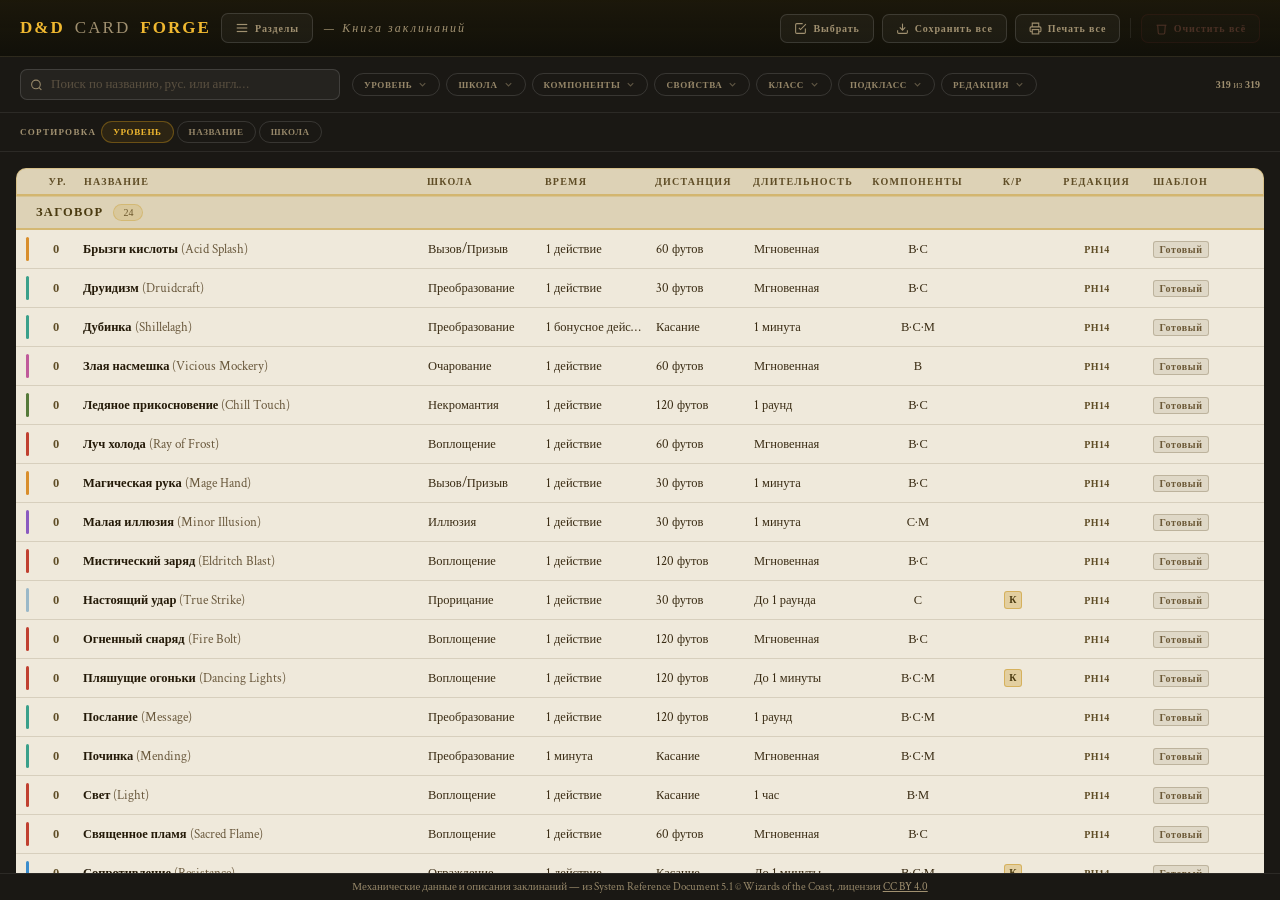
<file: spellbook.html>
<!DOCTYPE html>
<html lang="ru">
<head>
<meta charset="UTF-8"/>
<meta name="viewport" content="width=device-width,initial-scale=1.0"/>
<title>D&amp;D Card Forge — Книга заклинаний</title>
<meta name="description" content="Ваша коллекция карточек заклинаний D&D 5e: фильтры по уровню, школе и компонентам, сортировка, печать и экспорт."/>
<meta name="theme-color" content="#111009"/>
<link rel="icon" type="image/svg+xml" href="favicon.svg"/>
<link rel="icon" type="image/png" sizes="32x32" href="favicon-32.png"/>
<link rel="apple-touch-icon" href="apple-touch-icon.png"/>
<meta property="og:type" content="website"/>
<meta property="og:url" content="https://iuchar.github.io/dnd-card-forge/spellbook.html"/>
<meta property="og:title" content="D&D Card Forge — Книга заклинаний"/>
<meta property="og:description" content="Ваша коллекция карточек заклинаний D&D 5e: фильтры по уровню, школе и компонентам, сортировка, печать и экспорт."/>
<meta property="og:image" content="https://iuchar.github.io/dnd-card-forge/og-image.jpg"/>
<meta property="og:image:width" content="1200"/>
<meta property="og:image:height" content="630"/>
<link href="https://fonts.googleapis.com/css2?family=Crimson+Text:ital,wght@0,400;0,600;1,400;1,700&display=swap" rel="stylesheet"/>
<script src="lib/jszip.min.js" defer></script>
<script src="lib/jspdf.umd.min.js" defer></script>
<style>
/* ═══ ОБЩИЙ ХРОМ ВСЕХ СТРАНИЦ ═══
   Тема, сброс, шапка, навигация, тосты, видимый фокус — одинаково на генераторах
   и в галереях. Раньше эти правила лежали копиями в styles.css и gallery-styles.css
   и успели разойтись: правка в одном файле не доезжала до другого.
   Подключать ПЕРВЫМ, до styles.css / gallery-styles.css. */

*,*::before,*::after{box-sizing:border-box;margin:0;padding:0;}
html{font-size:15px;height:100%;overflow:hidden;}
body{background:var(--bg);color:var(--text);font-family:'Crimson Text',Georgia,serif;height:100%;display:flex;flex-direction:column;overflow:hidden;}
.header{padding:13px 20px;display:flex;align-items:center;justify-content:space-between;border-bottom:0.5px solid var(--border);background:linear-gradient(to bottom,rgba(200,148,26,.06),transparent);gap:12px;flex-wrap:wrap;flex-shrink:0;}
.logo{font-family:'Times New Roman',Times,serif;font-size:17px;font-weight:700;letter-spacing:.12em;color:var(--gold-l);white-space:nowrap;}
/* Пояснение про редакции у подзаголовка страницы. Шапка обязана оставаться в
   одну строку: перенос выталкивает кнопки действий вниз и поднимает её высоту
   втрое. Поэтому подпись мельче, не переносится, а на узком экране прячется —
   в строке разделов год и так написан на кнопках. */
.hdr-note{font-size:11px;color:var(--text3);white-space:nowrap;}
/* 1240px — замер: при 1280 подпись кончается на 895, кнопки начинаются с 938 */
@media (max-width:1240px){.hdr-note{display:none;}}
.logo span{color:var(--text2);font-weight:400;}
.hbtn:hover{background:rgba(255,255,255,.09);color:var(--text);}
.hbtn svg{width:13px;height:13px;flex-shrink:0;}
.nav-wrap{position:relative;flex-shrink:0;}
.nav-toggle svg{width:14px;height:14px;flex-shrink:0;}
.nav-toggle:hover,.nav-toggle.open{background:rgba(255,255,255,.09);color:var(--text);}
.nav-menu{position:absolute;top:calc(100% + 8px);left:0;width:230px;background:var(--bg2);border:0.5px solid var(--border2);border-radius:10px;padding:6px;box-shadow:0 8px 32px rgba(0,0,0,.55);z-index:300;display:none;max-height:460px;overflow-y:auto;scrollbar-width:thin;scrollbar-color:var(--bg4) transparent;}
.nav-menu.open{display:block;}
.nav-item{display:flex;align-items:center;gap:8px;padding:7px 10px;border-radius:6px;font-family:'Times New Roman',Times,serif;font-size:10px;letter-spacing:.07em;color:var(--text2);cursor:pointer;transition:all .13s;text-decoration:none;}
.nav-item > svg{flex-shrink:0;}
.nav-item:hover{background:rgba(255,255,255,.06);color:var(--text);}
.nav-item.nav-active{background:rgba(200,148,26,.12);color:var(--gold-l);border:0.5px solid rgba(200,148,26,.2);}
.nav-item.nav-disabled{color:#5a5040;cursor:default;pointer-events:none;font-size:9.5px;padding:5px 10px;}
.nav-sep{height:0.5px;background:var(--border);margin:5px 4px;}
.nav-badge{margin-left:auto;font-family:'Crimson Text',Georgia,serif;font-size:8.5px;letter-spacing:.02em;color:#c88a4a;border:0.5px solid rgba(200,138,74,.4);border-radius:4px;padding:1px 5px;text-transform:lowercase;flex-shrink:0;}
.toast.show{transform:translateX(-50%) translateY(0);}
:root{
  --bg:#111009;--bg2:#1a1814;--bg3:#252018;--bg4:#2e2a20;
  --border:rgba(255,255,255,0.08);--border2:rgba(255,255,255,0.13);
  --text:#e0d8c8;--text2:#a09070;--text3:#968769;
  --gold:#c8941a;--gold-l:#f0b830;
  --accent:#4a3fa0;--accent-l:#8070e0;
  --ca:#f5f5f5;
  --r:10px;
}
.nav-toggle{padding:7px 13px;font-family:'Times New Roman',Times,serif;font-size:10px;font-weight:600;letter-spacing:.09em;cursor:pointer;border:0.5px solid var(--border2);border-radius:7px;background:rgba(255,255,255,.04);color:var(--text2);transition:all .14s;display:flex;align-items:center;gap:6px;white-space:nowrap;}
.nav-section-lbl{font-family:'Times New Roman',Times,serif;font-size:8px;letter-spacing:.18em;text-transform:uppercase;color:var(--text3);padding:5px 10px 3px;pointer-events:none;}
:focus-visible{outline:2px solid var(--gold-l,#f0b830);outline-offset:2px;border-radius:3px;}
/* Обводку гасим только там, где она пришла НЕ с клавиатуры: :focus-visible выше
   остаётся видимым. Обе строки лежали копиями в ядах и инструментах. */
html:focus,body:focus{outline:none;}
button:focus:not(:focus-visible){outline:none;}
.si:focus-visible,.coll-search:focus-visible,textarea:focus-visible{outline:none;}
.si:focus-visible{border-color:var(--gold-l,#f0b830);border-width:1.5px;}
.coll-search:focus-visible{border-color:var(--accent-l);border-width:1.5px;}
.rp:focus-visible{outline-offset:3px;}
/* Кнопки шапки (.hbtn) — общие для генераторов и галерей; text-decoration
   нужен галереям, где .hbtn висит на ссылках */
.hbtn{padding:7px 13px;font-family:'Times New Roman',Times,serif;font-size:10px;font-weight:600;letter-spacing:.09em;cursor:pointer;border:0.5px solid var(--border2);border-radius:7px;background:rgba(255,255,255,.04);color:var(--text2);transition:all .14s;display:flex;align-items:center;gap:6px;white-space:nowrap;text-decoration:none;}
.hbtn.gold{border-color:var(--gold);background:rgba(200,148,26,.1);color:var(--gold-l);}
.hbtn.gold:hover{background:rgba(200,148,26,.2);}
.hbtn:disabled{opacity:.3;cursor:default;pointer-events:none;}
.hbtn.danger{border-color:rgba(220,60,60,.25);color:#c07060;}
.hbtn.danger:not(:disabled):hover{background:rgba(220,60,60,.1);color:#e08070;border-color:rgba(220,60,60,.4);}
.hbtn-sep{width:0.5px;height:20px;background:var(--border);margin:0 2px;flex-shrink:0;}
/* Общие стили галерей (collection + templates): фильтр-бар, сетка,
   карточки-миниатюры, превью-модалка, шапки групп, тосты. */

/* HEADER */

.header-right{display:flex;gap:8px;align-items:center;flex-wrap:wrap;}

/* NAV */

/* иконку не сжимаем: у длинных пунктов с бейджем flex схлопывал её до нуля */

/* PAGE LAYOUT */
.pg-layout{display:flex;flex-direction:column;flex:1;min-height:0;overflow:hidden;}
/* FILTER BAR */
.filter-bar{padding:12px 20px;border-bottom:0.5px solid var(--border);display:flex;align-items:center;gap:12px;flex-shrink:0;background:var(--bg2);flex-wrap:wrap;}
.filter-search-wrap{position:relative;flex:1;min-width:160px;max-width:320px;}
.filter-search-icon{position:absolute;left:10px;top:50%;transform:translateY(-50%);color:var(--text3);pointer-events:none;}
.filter-search{width:100%;background:rgba(255,255,255,.05);border:0.5px solid var(--border2);border-radius:7px;color:var(--text);font-family:'Crimson Text',Georgia,serif;font-size:13px;padding:6px 30px 6px 30px;outline:none;transition:border-color .15s;}
.filter-search:focus{border-color:var(--accent-l);}
.filter-search::placeholder{color:#5a5040;}
.filter-search-clear{position:absolute;right:8px;top:50%;transform:translateY(-50%);background:none;border:none;color:var(--text3);cursor:pointer;font-size:13px;line-height:1;padding:2px;display:none;}
.filter-search-clear:hover{color:var(--text2);}
.filter-stats{font-family:'Times New Roman',Times,serif;font-size:10px;color:var(--text3);white-space:nowrap;margin-left:auto;}
.filter-stats b{color:var(--text2);}
.grid-wrap::-webkit-scrollbar{width:5px;}
.grid-wrap::-webkit-scrollbar-thumb{background:var(--bg4);border-radius:3px;}
/* Сетка плиток удалена: обе галереи рисуют указатель и таблицу (gallery-index.js).
   .g-card-del живёт ниже — кнопка удаления переехала в строку. */
/* EMPTY STATE */
.empty-state{display:flex;flex-direction:column;align-items:center;justify-content:center;flex:1;padding:40px 20px;gap:16px;background:#efe9db;margin:16px;border-radius:12px;}
.empty-state svg{opacity:.15;}
.empty-state-title{font-family:'Times New Roman',Times,serif;font-size:13px;font-weight:600;color:var(--text3);letter-spacing:.1em;}
.empty-state-sub{font-family:'Crimson Text',Georgia,serif;font-size:13px;color:var(--text3);text-align:center;line-height:1.7;max-width:320px;}
/* ссылки под пустым состоянием: были копиями в коллекции и книге заклинаний,
   в шаблонах их нет — правила лёгкие, пусть едут со всей галерейной вёрсткой */
.empty-state-links{display:flex;gap:10px;margin-top:8px;flex-wrap:wrap;justify-content:center;}
.empty-state-link{padding:7px 16px;font-family:'Times New Roman',Times,serif;font-size:10px;font-weight:600;letter-spacing:.09em;cursor:pointer;border:0.5px solid var(--border2);border-radius:7px;background:rgba(255,255,255,.04);color:var(--text2);text-decoration:none;transition:all .14s;}
.empty-state-link:hover{background:rgba(255,255,255,.09);color:var(--text);}
/* PREVIEW MODAL */
.prev-bg{position:fixed;inset:0;background:rgba(0,0,0,.72);z-index:200;display:none;align-items:center;justify-content:center;padding:16px;}
.prev-bg.open{display:flex;}
.prev-box{background:var(--bg2);border:0.5px solid var(--border2);border-radius:14px;padding:20px;width:min(750px,94vw);max-width:min(750px,94vw);max-height:95vh;overflow-y:auto;display:flex;flex-direction:column;gap:16px;scrollbar-width:thin;scrollbar-color:var(--bg4) transparent;}
.prev-head{display:flex;align-items:center;justify-content:space-between;gap:12px;flex-shrink:0;}
.prev-title{font-family:'Times New Roman',Times,serif;font-size:13px;font-weight:700;color:var(--gold-l);letter-spacing:.07em;}
.prev-close{width:28px;height:28px;background:rgba(255,255,255,.05);border:0.5px solid var(--border2);border-radius:50%;color:var(--text2);cursor:pointer;font-size:12px;display:flex;align-items:center;justify-content:center;transition:all .13s;flex-shrink:0;}
/* наведение было копией во всех трёх галереях, хотя само правило уже общее */
.prev-close:hover{background:rgba(220,60,60,.15);color:#e08070;border-color:rgba(220,60,60,.3);}
.side-lbl{font-family:'Times New Roman',Times,serif;font-size:9px;letter-spacing:.1em;text-transform:uppercase;color:#b0a890;}
.prev-actions{display:flex;gap:8px;flex-wrap:wrap;justify-content:center;flex-shrink:0;}
.c-meta-item.cost{color:#8a6010;}
.cst{background:rgba(0,0,0,.07);border:.5px solid rgba(0,0,0,.12);border-radius:4px;padding:2px 6px;display:flex;flex-direction:column;align-items:center;min-width:40px;}
.cst-l{font-family:'Times New Roman',Times,serif;font-size:7.5px;color:#8a7860;letter-spacing:.05em;text-transform:uppercase;margin-bottom:1px;}
.cst-v{font-size:13px;font-weight:700;color:#2a1e0a;}
/* armor info-row */
.c-info-row{display:flex;align-items:stretch;flex-shrink:0;}
/* Не декорация: у части людей анимации вызывают тошноту и мигрень.
   Живёт здесь, а не в styles.css, потому что галереи его не подключают. */
@media (prefers-reduced-motion:reduce){
  *,*::before,*::after{animation-duration:.01ms!important;animation-iteration-count:1!important;transition-duration:.01ms!important;scroll-behavior:auto!important;}
}
/* TOAST */
/* Кривая без перелёта, как у генераторов (styles.css): прежняя уводила тост
   выше конечной точки и возвращала обратно, он подпрыгивал в конце появления. */
.toast{position:fixed;bottom:24px;left:50%;transform:translateX(-50%) translateY(60px);background:var(--bg3);border:0.5px solid var(--border2);border-radius:8px;padding:9px 18px;font-family:'Times New Roman',Times,serif;font-size:11px;color:var(--text);letter-spacing:.06em;z-index:500;transition:transform .3s cubic-bezier(.22,1,.36,1);pointer-events:none;}

/* группы галереи */
#grid-area{display:block;padding:0;background:#efe9db;margin:16px;border-radius:12px;overflow:hidden;min-height:calc(100% - 32px);}
.gal-section{padding-bottom:14px;}
.gal-section-head{display:flex;align-items:center;gap:10px;padding:9px 20px;background:#ddd2b6;border-top:1px solid rgba(200,148,26,.22);border-bottom:2px solid rgba(200,148,26,.42);}
.gal-section-title{font-family:'Times New Roman',Times,serif;font-size:12px;font-weight:600;letter-spacing:.1em;text-transform:uppercase;color:#5f4d26;}
.gal-section-count{font-family:'Times New Roman',Times,serif;font-size:10px;color:#6e5a2e;background:rgba(200,148,26,.16);border:0.5px solid rgba(200,148,26,.3);border-radius:20px;padding:2px 9px;}
/* ═══ ПОЛНОЕ ОПИСАНИЕ ═══
   Окно перестало быть вторым списком свойств — он есть в панели справа. Здесь
   разворот компендиума: пергаментный лист на тёмной подложке, проза набрана
   для чтения, свойства ужаты в справочный столбец сбоку. */
.prev-bg .prev-box:has(.pv-page){background:#efe9db;border-color:rgba(90,72,32,.3);padding:0;overflow:hidden;gap:0;}
.prev-bg .prev-box:has(.pv-page) .prev-head{padding:12px 20px;background:#4a3f28;border-bottom:1px solid rgba(0,0,0,.25);}
.prev-bg .prev-box:has(.pv-page) .prev-title{color:#f0e4c0;}
.prev-bg .prev-box:has(.pv-page) .prev-actions{padding:12px 26px 16px;border-top:1px solid rgba(90,72,32,.22);background:#e6dfcd;}
.prev-bg .prev-box:has(.pv-page) .prev-actions .hbtn{border-color:rgba(90,72,32,.35);background:rgba(90,72,32,.07);color:#5f4d26;}
.prev-bg .prev-box:has(.pv-page) .prev-actions .hbtn:hover{background:rgba(90,72,32,.16);color:#2a1e0a;}

.prev-body{overflow-y:auto;flex:1;min-height:0;}
.pv-page{padding:22px 26px 24px;}
.pv-head{border-bottom:2px solid rgba(150,110,30,.4);padding-bottom:11px;margin-bottom:18px;}
/* Цвет редкости — полосой под шапкой окна (как шапка карточки) и точкой в
   надзаголовке (как в строке указателя). У ядов и произвольных здесь их
   собственная палитра: цвет ставит galPal, а не шкала редкости. */
.pv-stripe{height:4px;flex-shrink:0;}
.pv-eyebrow{display:flex;align-items:center;gap:7px;font-family:'Times New Roman',Times,serif;font-size:9.5px;font-weight:700;letter-spacing:.18em;text-transform:uppercase;color:#8a7550;margin-bottom:5px;}
.pv-dot{width:8px;height:8px;border-radius:50%;flex-shrink:0;border:0.5px solid rgba(0,0,0,.25);}
.pv-name{font-family:'Times New Roman',Times,serif;font-size:24px;font-weight:700;color:#2a1e0a;margin:0;line-height:1.15;text-wrap:balance;}
.pv-en{font-size:14px;font-style:italic;color:#8a7550;margin-top:3px;}

.pv-cols{display:flex;gap:26px;align-items:flex-start;}
.pv-aside{width:210px;flex-shrink:0;}
.pv-body{flex:1;min-width:0;max-width:62ch;}

.pv-img{border:2px solid #3a2810;border-radius:3px;background:#cfc0a0;position:relative;overflow:hidden;
  width:100%;aspect-ratio:16/9;box-sizing:content-box;margin-bottom:14px;}
.pv-img::after{content:'';position:absolute;inset:4px;border:1px solid rgba(160,120,56,.7);border-radius:2px;pointer-events:none;}
.pv-img img{width:100%;height:100%;object-fit:contain;display:block;}

/* справочный столбец: мельче прозы, он для сверки, а не для чтения */
.pv-stat{font-size:12.5px;}
.pv-strow{display:flex;justify-content:space-between;gap:10px;padding:4px 0;border-bottom:0.5px solid rgba(90,72,32,.16);}
.pv-strow .k{font-family:'Times New Roman',Times,serif;font-size:9px;letter-spacing:.06em;text-transform:uppercase;color:#8a7550;align-self:center;white-space:nowrap;}
/* min-width:0 обязателен: без него флекс-элемент не даёт слову перенестись и
   длинное слово вылезает за край столбца («продолжительного» в длительности) */
.pv-strow .v{color:#2a1e0a;text-align:right;min-width:0;overflow-wrap:break-word;}
/* перечень остался в столбце, но во всю ширину: подпись сверху, текст слева */
.pv-strow.wide{display:block;}
.pv-strow.wide .k{display:block;margin-bottom:2px;}
.pv-strow.wide .v{display:block;text-align:left;line-height:1.45;}
/* перечень переехал в тело окна (pvBodyFields): мельче прозы — это перечень,
   а не текст, но крупнее справочного столбца, потому что его читают */
.pv-text.pv-list{font-size:15px;line-height:1.6;}

/* проза — то, ради чего окно и открывают */
.pv-quote{margin:0 0 18px;padding:0 0 0 16px;border-left:2px solid rgba(150,110,30,.45);
  font-size:16px;font-style:italic;line-height:1.6;color:#5f4d26;}
.pv-sec{margin-bottom:18px;}
.pv-sec h3{font-family:'Times New Roman',Times,serif;font-size:10px;font-weight:700;letter-spacing:.16em;text-transform:uppercase;
  color:#8a6b2e;margin:0 0 6px;}
.pv-text{font-size:16px;line-height:1.7;color:#241a08;white-space:pre-wrap;overflow-wrap:break-word;}
/* Текст мастера: закрыт, пока его не откроют. Стоит последним разделом и
   выглядит как замок, а не как заголовок, — иначе игрок прочитает проклятие
   через плечо раньше, чем оно сработает. */
.pv-gm{border-top:1px solid rgba(90,72,32,.2);padding-top:14px;margin-top:4px;}
.pv-gm-btn{display:inline-flex;align-items:center;gap:7px;font-family:'Times New Roman',Times,serif;
  font-size:10px;font-weight:700;letter-spacing:.16em;text-transform:uppercase;color:#7c231a;
  background:rgba(124,35,26,.07);border:1px solid rgba(124,35,26,.28);border-radius:20px;
  padding:6px 13px;cursor:pointer;transition:background .14s,color .14s;}
.pv-gm-btn:hover{background:rgba(124,35,26,.13);}
.pv-gm-btn.on{background:rgba(124,35,26,.16);color:#5e1a13;}
/* засечка слева 2px — тот же приём, что у счётчиков на карточке (.c-eqcell),
   а не украшение ради украшения */
.pv-gm-box{margin-top:11px;padding-left:13px;border-left:2px solid rgba(124,35,26,.35);}
.pv-text u{text-decoration:underline;text-underline-offset:2px;}
.pv-empty{font-size:15px;font-style:italic;color:#8a7550;}
@media (max-width:700px){
  .pv-cols{flex-direction:column;}
  .pv-aside{width:100%;}
  .pv-page{padding:18px;}
  .pv-name{font-size:20px;}
}

#m-fields{max-height:48vh;overflow:auto;padding-right:4px;}
/* действия галереи: печать/сохранение */
.gp-bg{position:fixed;inset:0;background:rgba(0,0,0,.55);z-index:500;display:none;align-items:center;justify-content:center;}
.gp-bg.open{display:flex;}
.gp-box{background:var(--bg2);border:0.5px solid var(--border2);border-radius:12px;padding:22px 22px 18px;width:360px;box-shadow:0 8px 32px rgba(0,0,0,.5);}
.gp-box h3{font-family:'Times New Roman',Times,serif;font-size:15px;color:var(--text);margin:0 0 4px;text-align:center;}
.gp-box p{font-size:12px;color:var(--text2);margin:0 0 14px;text-align:center;}
.gp-btns{display:flex;flex-direction:column;gap:8px;}
.gp-btns .hbtn{justify-content:center;}
.gal-grp-acts{display:inline-flex;gap:5px;margin-left:auto;}
.gal-grp-save,.gal-grp-print{display:inline-flex;align-items:center;justify-content:center;width:24px;height:24px;border-radius:6px;border:0.5px solid rgba(90,72,32,.3);background:rgba(90,72,32,.07);color:#5a4820;cursor:pointer;padding:0;}
.gal-grp-save:hover,.gal-grp-print:hover{color:#2a1e0a;background:rgba(90,72,32,.14);border-color:rgba(90,72,32,.5);}
/* множественный выбор */
.hbtn.active{background:rgba(200,148,26,.15);color:var(--gold-l);border-color:rgba(200,148,26,.3);}
.sel-bar{display:none;align-items:center;gap:8px;padding:8px 20px;border-bottom:0.5px solid var(--border);background:rgba(200,148,26,.06);flex-wrap:wrap;}
.sel-bar.open{display:flex;}
.sel-info{font-family:'Times New Roman',Times,serif;font-size:11px;color:var(--text2);margin-right:auto;}
.sel-info b{color:var(--gold-l);}
/* выпадающие фильтры */
.fdd-host{display:flex;flex-wrap:wrap;gap:6px;align-items:center;}
.fdd-wrap{position:relative;}
.fdd{display:inline-flex;align-items:center;gap:5px;font-family:'Times New Roman',Times,serif;font-size:9px;font-weight:600;letter-spacing:.07em;text-transform:uppercase;color:var(--text3);background:transparent;border:0.5px solid var(--border2);border-radius:20px;padding:5px 11px;cursor:pointer;transition:all .14s;}
.fdd:hover{color:var(--text2);background:rgba(255,255,255,.05);}
.fdd.on{color:var(--gold-l);border-color:rgba(200,148,26,.4);background:rgba(200,148,26,.1);}
.fdd-cnt{background:var(--gold);color:#1a1208;border-radius:10px;font-size:8px;padding:0 5px;min-width:14px;text-align:center;}
.fdd-chev{opacity:.55;}
.fdd-panel{position:absolute;top:calc(100% + 6px);left:0;min-width:185px;max-height:340px;overflow-y:auto;background:var(--bg2);border:0.5px solid var(--border2);border-radius:10px;box-shadow:0 8px 28px rgba(0,0,0,.55);z-index:350;display:none;padding-bottom:4px;scrollbar-width:thin;scrollbar-color:var(--bg4) transparent;}
.fdd-panel.open{display:block;}
.fdd-pedals{display:flex;gap:6px;padding:8px 10px;border-bottom:0.5px solid var(--border);position:sticky;top:0;background:var(--bg2);}
.fdd-pedal{flex:1;font-family:'Times New Roman',Times,serif;font-size:9px;letter-spacing:.04em;color:var(--text3);background:transparent;border:none;border-radius:6px;padding:6px 0;cursor:pointer;transition:all .12s;}
.fdd-pedal:hover{color:var(--gold-l);background:rgba(200,148,26,.13);}
.fdd-opt{display:flex;align-items:center;gap:9px;padding:7px 12px;font-size:13px;color:var(--text);cursor:pointer;white-space:nowrap;}
.fdd-opt:hover{background:linear-gradient(90deg,rgba(255,255,255,.13),rgba(255,255,255,0));}
.fdd-empty{padding:10px 12px;font-size:12px;color:var(--text3);text-align:center;}
.fdd-cbx{width:15px;height:15px;border-radius:4px;border:1.5px solid var(--text3);flex-shrink:0;display:flex;align-items:center;justify-content:center;color:#1a1208;}
.fdd-cbx.ck{background:var(--gold);border-color:var(--gold);}
.fdd-dot{width:12px;height:12px;border-radius:50%;flex-shrink:0;}

/* ═══ УКАЗАТЕЛЬ И ТАБЛИЦА (gallery-index.js) ═══
   Сетка плиток показывала 74 одинаковых серых прямоугольника: картинка есть
   у считанных карточек. Здесь плотный указатель для «Всего» и таблица со
   своими колонками для раздела. Светлая область — та же, что была у сетки. */

/* строка разделов живёт внутри .filter-bar; фильтры и сортировка — своими строками */
.gx-secbar{display:flex;align-items:center;gap:6px;flex-wrap:wrap;row-gap:6px;}
.filter-bar-sub{padding:7px 20px;background:rgba(200,148,26,.05);}
.gx-sortbar{display:none;align-items:center;gap:7px;padding:7px 20px;border-bottom:0.5px solid var(--border);flex-wrap:wrap;row-gap:6px;background:rgba(200,148,26,.05);}
.gx-sortbar.open{display:flex;}
.gx-blbl{font-family:'Times New Roman',Times,serif;font-size:8.5px;font-weight:700;letter-spacing:.13em;text-transform:uppercase;color:var(--gold);white-space:nowrap;}
.gx-sec{font-family:'Times New Roman',Times,serif;font-size:9.5px;font-weight:600;letter-spacing:.07em;text-transform:uppercase;color:var(--text3);border:0.5px solid var(--border2);border-radius:20px;padding:5px 11px;cursor:pointer;background:transparent;transition:background-color .14s,color .14s,border-color .14s;white-space:nowrap;}
.gx-sec:hover{color:var(--text2);background:rgba(255,255,255,.05);}
.gx-sec.on{color:var(--gold-l);border-color:rgba(200,148,26,.4);background:rgba(200,148,26,.1);}

/* светлая область: список + панель */
.gx-stage{display:flex;flex:1;min-height:0;background:#efe9db;margin:16px;border-radius:12px;overflow:hidden;}
/* Прокрутка обеих осей ЗДЕСЬ, а не на .gx-tw вокруг таблицы. Пока горизонталь
   висела на .gx-tw, полоса прокрутки оказывалась под таблицей, то есть внизу
   всего списка: до неё приходилось листать сотню строк. Заодно .gx-tw был
   скролл-контейнером без ограничения по высоте, и sticky-шапка таблицы липла
   к нему, а не к экрану — то есть не липла вовсе. Одно место прокрутки чинит
   и полосу, и шапку. */
.gx-main{flex:1;min-width:0;overflow:auto;scrollbar-width:thin;scrollbar-color:var(--bg4) transparent;}
/* #grid-area из старой сетки живёт ниже и по ID перебивает .gx-main — гасим его
   здесь. Само правило не трогаем: по нему до сих пор рисуется книга заклинаний. */
.gx-stage > #grid-area{display:block;padding:0;margin:0;background:transparent;border-radius:0;min-height:0;overflow:auto;}
.gx-main::-webkit-scrollbar{width:5px;height:5px;}
.gx-main::-webkit-scrollbar-thumb{background:rgba(90,72,32,.35);border-radius:3px;}
/* Полоса прокрутки идёт вдоль всей высоты контейнера, в том числе мимо липкой
   шапки, и справа от шапки оставалась тёмная подложка страницы — на светлом
   пергаменте это резало глаз. Красим верх контейнера в цвет шапки: фон
   контейнера не уезжает вместе с содержимым, поэтому полоска стоит на месте.
   Высота 30px = высота строки шапки (padding 9px + 10px кегля + рамка). */
/* селектор с id: иначе #grid-area со своим background перебьёт по весу */
.gx-stage > #grid-area.gx-main,.gx-main{background:linear-gradient(#ddd2b6 0 30px,transparent 30px);}
.gx-main::-webkit-scrollbar-track{background:transparent;}
.gx-main::-webkit-scrollbar-track-piece:vertical:start{background:#ddd2b6;}

/* уровень 1 — генератор, уровень 2 — подраздел */
/* Уровень генератора — тёмная полоса, как разделитель главы в книге. Раньше обе
   плашки были из одной охры и различались на семь процентов светлоты, отчего
   иерархия читалась плохо. Взят контраст, а не новый цвет: цветом в галерее уже
   говорит редкость, и второй цветовой язык с ней бы спорил. */
.gx-h1{display:flex;align-items:center;gap:10px;padding:10px 16px;background:#4a3f28;border-top:1px solid rgba(0,0,0,.3);border-bottom:1px solid rgba(0,0,0,.25);position:sticky;top:0;z-index:3;}
.gx-h1 > svg{width:16px;height:16px;color:#e8d9ae;flex-shrink:0;}
.gx-h1 .t{font-family:'Times New Roman',Times,serif;font-size:13px;font-weight:700;letter-spacing:.15em;text-transform:uppercase;color:#f0e4c0;}
.gx-h1 .c{font-family:'Times New Roman',Times,serif;font-size:11px;color:#4a3f28;background:#d8c48c;border-radius:20px;padding:2px 9px;}
/* кнопки группы лежат на этой полосе — на тёмном их прежняя охра не видна */
.gx-h1 .gal-grp-save,.gx-h1 .gal-grp-print{border-color:rgba(232,217,174,.3);background:rgba(232,217,174,.1);color:#e8d9ae;}
.gx-h1 .gal-grp-save:hover,.gx-h1 .gal-grp-print:hover{background:rgba(232,217,174,.22);border-color:rgba(232,217,174,.5);color:#fbf1d8;}
.gx-h2{display:flex;align-items:center;gap:9px;padding:7px 16px 7px 24px;background:#ddd2b6;border-bottom:0.5px solid rgba(200,148,26,.32);position:sticky;top:41px;z-index:2;}
.gx-h2 .t{font-family:'Times New Roman',Times,serif;font-size:11.5px;font-weight:700;letter-spacing:.09em;text-transform:uppercase;color:#5f4d26;}
.gx-h2 .c{font-size:11px;color:#7d6835;}

/* Строки указателя. Ширина колонки фиксированная, число колонок считает сам
   браузер через auto-fill. Раньше это считал JS, замеряя отрисованный текст, и
   ломался: scrollWidth отдаёт бо́льшее из ширины текста и ширины элемента, а
   название лежит в растянутом блоке — выходила обратная связь, при расширении
   окна колонки переставали добавляться.
   316px и зазор 8px подобраны так, чтобы на мониторе 1920 (1622px под список)
   вставало 5 колонок И название в 34 символа помещалось целиком:
   (1622 − 4×8) / 5 = 318px на колонку, минус 60px служебных (точка, значок,
   зазоры, поля и место под кнопку удаления) = 258px под подпись при нужных 256.
   Зазор здесь мал намеренно: он оплачен теми самыми символами. При смене кегля,
   значка или отступов строки пересчитать. */
.gx-ix{display:grid;grid-template-columns:repeat(auto-fill,minmax(316px,1fr));column-gap:8px;padding:4px 16px 10px 24px;}
/* служебная часть строки = 60px: точка 7 + значок 13 + два зазора 14 + поля 2
   и 24 под кнопку удаления. Ровно на неё заложен минимум колонки выше. */
.gx-row{display:flex;align-items:center;gap:7px;padding:7px 2px;border-bottom:0.5px solid rgba(90,72,32,.16);cursor:pointer;min-width:0;position:relative;}
.gx-row:hover{background:rgba(200,148,26,.09);}
.gx-row.gx-sel{background:rgba(200,148,26,.2);}
.gx-dot{width:7px;height:7px;border-radius:50%;flex-shrink:0;border:0.5px solid rgba(0,0,0,.25);}
.gx-gi{width:13px;height:13px;flex-shrink:0;color:#8a7550;display:flex;}
.gx-gi svg{width:13px;height:13px;}
/* в указателе название и английское имя стоят одно под другим */
.gx-txt{display:flex;flex-direction:column;min-width:0;flex:1;}
.gx-n{font-size:14.5px;color:#2a1e0a;white-space:nowrap;overflow:hidden;text-overflow:ellipsis;min-width:0;line-height:1.3;}
.gx-e{font-size:12px;font-style:italic;color:#9a8a6c;white-space:nowrap;overflow:hidden;text-overflow:ellipsis;min-width:0;line-height:1.25;}

/* таблица раздела */
/* обёртка больше не скроллит: и горизонталь, и вертикаль на .gx-main */
.gx-tw{overflow:visible;}
/* fixed: ширины из colgroup должны соблюдаться. При auto браузер раздавал
   место по содержимому и «Цена» с «Весом» получали столько же, сколько
   название, хотя в них десяток знаков. min-width держит таблицу читаемой на
   узком экране — дальше включается горизонтальная прокрутка .gx-tw. */
/* Кегль общий с книгой заклинаний: строка 12.5px, заголовок 10px. У раздела
   до десяти колонок, и на 14px они не помещались по ширине. Плотный указатель
   «Всё» живёт на своей шкале (.gx-n/.gx-e) и сюда не входит. */
table.gx-t{width:100%;min-width:100%;border-collapse:collapse;font-size:12.5px;table-layout:fixed;}
.gx-t thead th{position:sticky;top:0;z-index:2;background:#ddd2b6;color:#5f4d26;font-family:'Times New Roman',Times,serif;font-size:10px;font-weight:700;letter-spacing:.12em;text-transform:uppercase;text-align:left;padding:9px 12px;border-bottom:1px solid rgba(200,148,26,.4);white-space:nowrap;}
.gx-t thead th.num{text-align:right;}
.gx-t tbody td{padding:8px 12px;border-bottom:0.5px solid rgba(90,72,32,.16);color:#7a6850;white-space:nowrap;overflow:hidden;text-overflow:ellipsis;}
/* «Свойства» — единственная колонка со списком: ей перенос, а не многоточие */
.gx-t tbody td .gx-dim,.gx-t tbody td .gx-wrap{white-space:normal;display:block;line-height:1.35;}
/* «Использование»: каждое действие своей строкой */
.gx-t tbody td .gx-uline{display:block;}
.gx-t tbody td.num{text-align:right;font-variant-numeric:tabular-nums;}
.gx-t tbody tr{cursor:pointer;position:relative;}
.gx-t tbody tr:hover{background:rgba(200,148,26,.09);}
.gx-t tbody tr.gx-sel{background:rgba(200,148,26,.2);}
.gx-tn{display:flex;align-items:center;gap:8px;color:#2a1e0a;font-weight:600;}
.gx-tn svg{width:14px;height:14px;flex-shrink:0;color:#8a7550;}
.gx-en{font-style:italic;color:#9a8a6c;font-size:12.5px;font-weight:400;}
/* Статусы строки — те же печати, что в форме генератора: винная у проклятия,
   золотая у настройки. Кладём рядом, а не текстом, чтобы колонка оставалась
   узкой и читалась одним взглядом вдоль столбца. */
.gx-flag{display:inline-block;width:10px;height:10px;border-radius:50%;margin-right:5px;
  vertical-align:-1px;border:1px solid rgba(0,0,0,.28);
  box-shadow:inset 0 2px 2px rgba(255,255,255,.4),inset 0 -2px 3px rgba(0,0,0,.3);}
.gx-flag:last-child{margin-right:0;}
.gx-flag.cursed{background:#7c231a;}
.gx-flag.attune{background:#c8941a;}
.gx-dim{color:#9a8a6c;font-size:12.5px;}

/* панель карточки справа */
.gx-side{width:216px;flex-shrink:0;border-left:1px solid rgba(90,72,32,.18);background:#e6dfcd;padding:14px;display:flex;flex-direction:column;align-items:center;gap:9px;overflow-y:auto;}
/* Заголовок панели: название и английское имя стоят НАД картинкой — это
   заголовок карточки, а не подпись на обложке. */
.gx-head{width:100%;}
.gx-cn{font-family:'Times New Roman',Times,serif;font-size:13px;font-weight:700;color:#2a1e0a;line-height:1.25;}
.gx-ce{font-size:11px;font-style:italic;color:#7a6850;margin-top:1px;}
/* Слот картинки повторяет генератор: та же тёмная рамка с внутренним волоском
   (.c-img в card-new.css) и ровно та пропорция, к которой режет кроп —
   CARD_RATIO = 16/9 в crop.js. Поэтому изображение из генератора просто
   уменьшается один в один. object-fit:contain, а не cover: у правильно
   обрезанной картинки результат тот же, но случайная нестандартная не потеряет
   края. Нет картинки — остаётся пустой слот. */
/* box-sizing:content-box намеренно: пропорция должна лечь на саму картинку, а не
   на рамку вместе с ней, иначе внутри остаются тонкие поля и «уменьшение один
   в один» перестаёт быть точным. */
/* border-box, иначе рамка в 2px прибавляется к 100% ширины: слот вылезал на
   4px шире строк свойств и панель получала горизонтальную прокрутку */
.gx-img{width:100%;aspect-ratio:16/9;box-sizing:border-box;border:2px solid #3a2810;border-radius:3px;background:#cfc0a0;position:relative;overflow:hidden;flex-shrink:0;}
.gx-img::after{content:'';position:absolute;inset:4px;border:1px solid rgba(160,120,56,.7);border-radius:2px;pointer-events:none;}
.gx-img img{width:100%;height:100%;object-fit:contain;display:block;}
.gx-st{width:100%;font-size:13px;}
.gx-str{display:flex;justify-content:space-between;gap:9px;padding:5px 0;border-bottom:0.5px solid rgba(90,72,32,.16);}
.gx-str .k{color:#8a7550;font-family:'Times New Roman',Times,serif;font-size:10px;letter-spacing:.05em;text-transform:uppercase;align-self:center;white-space:nowrap;}
.gx-str .v{color:#2a1e0a;text-align:right;min-width:0;overflow-wrap:break-word;}
/* перечень: подпись сверху, текст слева во всю ширину панели */
.gx-str.wide{display:block;}
.gx-str.wide .k{display:block;margin-bottom:3px;}
.gx-str.wide .v{display:block;text-align:left;line-height:1.4;}
.gx-acts{width:100%;display:flex;flex-direction:column;gap:5px;}
.gx-btn{width:100%;font-family:'Times New Roman',Times,serif;font-size:9.5px;font-weight:600;letter-spacing:.06em;text-align:center;color:#5f4d26;border:0.5px solid rgba(90,72,32,.35);border-radius:7px;padding:6px 0;background:rgba(90,72,32,.07);cursor:pointer;transition:background-color .13s,color .13s;}
.gx-btn:hover{background:rgba(90,72,32,.16);}
.gx-btn:focus-visible{outline:2px solid var(--gold-l);outline-offset:2px;}
/* «Открыть в генераторе» — второй по важности: тёплая охра, но всё ещё плашка */
.gx-btn-main{background:rgba(200,148,26,.2);border-color:rgba(150,110,30,.45);color:#4d3d18;}
.gx-btn-main:hover{background:rgba(200,148,26,.32);}
/* «Полное описание» — то, зачем строку и открывают. Тот же тёмный чернильный тон,
   что у полосы генератора: панель и указатель говорят одним языком, и кнопка
   читается как корешок книги, а не как ещё одна плашка в стопке. */
.gx-btn-read{display:flex;align-items:center;justify-content:center;gap:7px;
  background:#4a3f28;border-color:#4a3f28;color:#f0e4c0;font-size:10.5px;padding:9px 0;
  letter-spacing:.09em;box-shadow:0 1px 0 rgba(90,72,32,.35);}
.gx-btn-read svg{width:14px;height:14px;flex-shrink:0;color:#d8c48c;}
.gx-btn-read:hover{background:#5c4f33;border-color:#5c4f33;color:#fbf1d8;}
/* экспорт — парой в строку: две тихие кнопки не должны выглядеть как список дел */
.gx-btn-row{display:flex;gap:5px;width:100%;}
.gx-btn-row .gx-btn{font-size:9px;}
.gx-snote{font-size:9.5px;color:#8a7550;text-align:center;line-height:1.45;margin-top:20px;}
@media (max-width:899px){.gx-side{display:none;}}

/* Удаление: видно всегда, но тихо. Спрятанная за hover кнопка находилась только
   случайным тычком, а красная плашка перетягивала на себя весь взгляд — здесь
   знак живёт в той же охре, что и остальной пергамент, и краснеет лишь под
   курсором, когда речь и правда идёт об удалении. */
.g-card-del{width:22px;height:22px;border:none;background:transparent;color:#a08a63;font-size:12px;line-height:1;cursor:pointer;display:flex;align-items:center;justify-content:center;padding:0;border-radius:5px;transition:color .13s,background-color .13s;}
.g-card-del:hover{color:#8a2a2a;background:rgba(150,40,40,.12);}
.g-card-del:focus-visible{outline:2px solid var(--gold-l);outline-offset:1px;}

/* колонка действий в таблице: в коллекции в ней кнопка, в шаблонах пусто */
/* min-width, а не width: пустую ячейку в шаблонах браузер иначе схлопывает,
   и колонки двух галерей расходятся по ширине */
.gx-t th.gx-act,.gx-t td.gx-act{width:34px;min-width:34px;padding-left:0;padding-right:8px;}
.gx-t td.gx-act{text-align:right;}
.gx-t td.gx-act .g-card-del{margin-left:auto;}

/* в указателе своей ячейки нет — кнопка кладётся по правому краю строки, а место
   под неё резервирует сама строка: его читает galRowNeed при подсчёте колонок */
.gx-row .g-card-del{position:absolute;right:0;top:50%;transform:translateY(-50%);z-index:2;}
.gx-row:has(.g-card-del){padding-right:24px;}
.ga-selmode .g-card-del{display:none;}
.ga-selmode .gx-row:has(.g-card-del){padding-right:2px;}
.gx-row.gsel,.gx-t tbody tr.gsel{background:rgba(200,148,26,.28);box-shadow:inset 3px 0 0 var(--gold);}

/* видимый фокус для навигации с клавиатуры: :focus-visible срабатывает только
   при табуляции, мышь его не показывает — вид при обычной работе не меняется.
   У полей ввода своя индикация (рамка золотеет), поэтому им обводка не нужна:
   иначе получалось два кольца. */
.grid-wrap{flex:1;min-height:0;overflow-y:auto;background:#1a1814;scrollbar-width:thin;scrollbar-color:var(--bg4) transparent;}

/* ── СОРТИРОВКА ── */
/* Условие лицензии CC BY 4.0, под которой Wizards выпустили SRD: без указания
   источника разрешение копировать и переводить не действует. */
.attrib{padding:6px 20px;border-top:0.5px solid var(--border);background:var(--bg2);font-family:'Crimson Text',Georgia,serif;font-size:11px;color:var(--text3);text-align:center;flex-shrink:0;}
.attrib a{color:var(--text2);}
.attrib a:hover{color:var(--gold-l);}
.sort-bar{padding:8px 20px;border-bottom:0.5px solid var(--border);background:var(--bg2);display:flex;align-items:center;flex-shrink:0;}
.sb-sort{display:flex;gap:3px;align-items:center;flex-wrap:wrap;}
.sb-sort-h{font-family:'Times New Roman',Times,serif;font-size:9px;font-weight:700;letter-spacing:.14em;text-transform:uppercase;color:var(--text2);margin-right:2px;}
.sbs{padding:5px 11px;font-family:'Times New Roman',Times,serif;font-size:9px;font-weight:600;letter-spacing:.07em;text-transform:uppercase;color:var(--text3);background:transparent;border:0.5px solid var(--border2);border-radius:20px;cursor:pointer;transition:all .14s;}
.sbs:hover{color:var(--text2);background:rgba(255,255,255,.05);}
.sbs:focus-visible,.hbtn:focus-visible,.sp-row-del:focus-visible,.fdd:focus-visible{outline:2px solid var(--gold-l);outline-offset:1px;}
.sbs.on{color:var(--gold-l);border-color:rgba(200,148,26,.4);background:rgba(200,148,26,.1);}

/* ── СТРОКА СПИСКА (на пергаменте #grid-area) ──
   Сетка, а не flex: шапка колонок и строки делят одну grid-template, поэтому
   выравниваются гарантированно. В режиме выбора чекбокс появляется, а кнопка
   удаления исчезает — число видимых ячеек не меняется, меняется только шаблон. */
/* Название фиксировано на 400px. Избыток ширины монитора делят поровну
   все остальные колонки через 1fr; minmax держит минимум, чтобы на узких экранах
   содержимое не резалось. */
.sp-grid{display:grid;grid-template-columns:3px 26px minmax(280px,400px) minmax(104px,1fr) minmax(96px,1fr) minmax(84px,1fr) minmax(104px,1fr) minmax(52px,92px) minmax(44px,70px) minmax(40px,70px) minmax(66px,70px) 20px;gap:14px;align-items:center;}
.ga-selmode .sp-grid{grid-template-columns:20px 3px 26px minmax(280px,400px) minmax(104px,1fr) minmax(96px,1fr) minmax(84px,1fr) minmax(104px,1fr) minmax(52px,92px) minmax(44px,70px) minmax(40px,70px) minmax(66px,70px);}
/* Шапка живёт ВНУТРИ .grid-wrap — иначе она шире таблицы ровно на полосу
   прокрутки, потому что таблица эту полосу учитывает, а шапка снаружи нет.
   sticky заодно удерживает её при прокрутке длинного списка. */
/* Sticky живёт на обёртке, а не на самой шапке. У шапки скруглены верхние углы,
   и содержимое, уезжая под неё, просвечивало пергаментом в вырезах. Обёртка
   закрашена цветом прокручиваемой области — теперь в вырезах видно её. */
.sp-hdr-wrap{position:sticky;top:0;z-index:5;background:#1a1814;padding-top:16px;}
.sp-hdr{margin:0 16px;padding:7px 14px 7px 10px;background:#ddd2b6;border:1px solid rgba(200,148,26,.28);border-bottom:2px solid rgba(200,148,26,.45);border-radius:10px 10px 0 0;}
.sp-hdr-c{font-family:'Times New Roman',Times,serif;font-size:10px;font-weight:700;letter-spacing:.12em;text-transform:uppercase;color:#5f4d26;overflow:hidden;text-overflow:ellipsis;white-space:nowrap;}
/* letter-spacing вешается и после последней буквы: колонке требуется лишний
   пиксель ни на что, из-за него «КОМПОНЕНТЫ» резался при точном потолке.
   Отрицательный margin-right снимает этот хвост. */
.sp-hdr-c{margin-right:-.12em;}
.sp-hdr-c.ctr{text-align:center;}
.sp-hdr-cbx{display:none;}
.ga-selmode .sp-hdr-cbx{display:block;}
.ga-selmode .sp-hdr-del{display:none;}
.sp-row{padding:7px 14px 7px 10px;cursor:pointer;border-bottom:0.5px solid rgba(90,72,32,.16);transition:background .12s;}
.sp-row:last-child{border-bottom:none;}
.sp-row:hover{background:rgba(200,148,26,.14);}
.sp-row:focus-visible{outline:2px solid #8a6010;outline-offset:-2px;}
.sp-row-stripe{width:3px;height:24px;border-radius:2px;}
.sp-row-lvl{text-align:center;font-family:'Times New Roman',Times,serif;font-size:12.5px;font-weight:700;color:#5f4d26;}
.sp-row-name{min-width:0;font-family:'Times New Roman',Times,serif;font-size:12.5px;font-weight:700;color:#241a08;overflow:hidden;text-overflow:ellipsis;white-space:nowrap;}
.sp-row-cell{min-width:0;font-family:'Crimson Text',Georgia,serif;font-size:12.5px;color:#3a2c14;overflow:hidden;text-overflow:ellipsis;white-space:nowrap;}
.sp-row-cell.dim{color:#6b5836;}
.sp-row-comp{font-family:'Crimson Text',Georgia,serif;font-size:12.5px;color:#3a2c14;text-align:center;white-space:nowrap;}
.sp-row-flags{display:flex;gap:3px;justify-content:center;}
.sp-row-flag{font-family:'Times New Roman',Times,serif;font-size:10px;font-weight:700;color:#4a3a10;background:rgba(200,148,26,.3);border:0.5px solid rgba(200,148,26,.5);border-radius:3px;padding:1px 4px;line-height:1.4;}
.sp-row-ed{font-family:'Times New Roman',Times,serif;font-size:10px;font-weight:600;color:#5f4d26;text-align:center;letter-spacing:.04em;}
.sp-row-del{width:20px;height:20px;background:rgba(160,30,30,.85);border:none;border-radius:50%;color:#fff;font-size:9px;cursor:pointer;opacity:0;transition:opacity .13s;display:flex;align-items:center;justify-content:center;}
.sp-row:hover .sp-row-del{opacity:1;}
.sp-row-cbx{width:15px;height:15px;border-radius:4px;border:1.5px solid rgba(90,72,32,.5);background:rgba(255,255,255,.4);display:none;position:relative;}
.ga-selmode .sp-row-cbx{display:block;}
.ga-selmode .sp-row-del,.ga-selmode .sp-row-nodel{display:none;}
.sp-row.gsel{background:rgba(200,148,26,.24);}
.sp-row.gsel .sp-row-cbx{background:var(--gold-l);border-color:var(--gold-l);}
.sp-row.gsel .sp-row-cbx::after{content:"";position:absolute;left:4px;top:1px;width:4px;height:8px;border:solid #1a1208;border-width:0 2px 2px 0;transform:rotate(45deg);}
.sp-row-en{font-family:'Crimson Text',Georgia,serif;font-weight:400;font-size:12.5px;color:#6b5a3e;}
.sp-src{max-width:66px;justify-self:center;font-family:'Times New Roman',Times,serif;font-size:10px;font-weight:700;letter-spacing:.06em;border-radius:3px;padding:2px 5px;text-align:center;white-space:nowrap;}
.sp-src.own{color:#4a3a10;background:rgba(200,148,26,.3);border:0.5px solid rgba(200,148,26,.5);}
.sp-src.tpl{color:#6b5836;background:rgba(90,72,32,.1);border:0.5px solid rgba(90,72,32,.25);}
.sp-list{background:#efe9db;}
/* ── УЗКИЕ ЭКРАНЫ ──
   Десктопной таблице нужно ~1140px. Вместо горизонтального скролла роняем
   колонки ступенями. Скрытый ребёнок не занимает ячейку grid, поэтому число
   колонок в шаблоне равно числу ВИДИМЫХ ячеек (счёт — в шапке v21_mob.py).
   Полоса цвета школы и название не падают никогда. */
@media (max-width:1150px){
  .sp-grid{grid-template-columns:3px 26px minmax(240px,400px) minmax(104px,1fr) minmax(96px,1fr) minmax(84px,1fr) minmax(104px,1fr) minmax(52px,92px) minmax(44px,70px) 20px;gap:12px;}
  .ga-selmode .sp-grid{grid-template-columns:20px 3px 26px minmax(240px,400px) minmax(104px,1fr) minmax(96px,1fr) minmax(84px,1fr) minmax(104px,1fr) minmax(52px,92px) minmax(44px,70px);gap:12px;}
  .sp-col-lg{display:none;}
}
@media (max-width:900px){
  .sp-grid{grid-template-columns:3px 24px minmax(200px,1fr) minmax(104px,1fr) minmax(96px,1fr) minmax(52px,92px) minmax(44px,70px) 20px;gap:10px;}
  .ga-selmode .sp-grid{grid-template-columns:20px 3px 24px minmax(200px,1fr) minmax(104px,1fr) minmax(96px,1fr) minmax(52px,92px) minmax(44px,70px);gap:10px;}
  .sp-col-md{display:none;}
  .sp-hdr,#grid-area{margin-left:8px;margin-right:8px;}
  .sp-row,.sp-hdr{padding-left:8px;padding-right:8px;}
}
@media (max-width:600px){
  .sp-grid{grid-template-columns:3px 22px minmax(110px,1fr) minmax(52px,92px) minmax(44px,70px) 20px;gap:8px;}
  .ga-selmode .sp-grid{grid-template-columns:18px 3px 22px minmax(110px,1fr) minmax(52px,92px) minmax(44px,70px);gap:8px;}
  .sp-col-sm{display:none;}
  .sp-row-en{display:none;}
}
/* Шапка колонок стоит вплотную к списку: у #grid-area своя margin:16px из общих
   стилей галерей, верхнюю гасим — иначе между шапкой и таблицей зазор в 16px. */
#grid-area{margin-top:0;border-radius:0 0 12px 12px;}
.gal-section-head{padding:7px 20px;}
.gal-section-title{font-size:12.5px;color:#4a3a10;}
/* превью без изображения: поля на всю ширину */

/* CONFIRM MODAL */
/* Подтверждение удаления в галереях. Отдельный файл, а не часть
   gallery-styles.css: модалка есть только там, где что-то удаляют, — в
   коллекции и книге заклинаний. В шаблонах удалять нечего, и правила туда
   не едут.
   У генераторов своя такая же модалка (app-chrome.css + gen-confirm-modal.html),
   с другими именами классов и id. Свести обе в одну — отдельная работа:
   придётся переименовывать и разметку, и обработчики на семи страницах. */
.conf-bg{position:fixed;inset:0;background:rgba(0,0,0,.55);z-index:400;display:none;align-items:center;justify-content:center;}
.conf-bg.open{display:flex;}
.conf-box{background:var(--bg2);border:0.5px solid var(--border2);border-radius:12px;padding:26px 24px 20px;width:290px;text-align:center;box-shadow:0 8px 32px rgba(0,0,0,.5);}
.conf-box h3{font-family:'Times New Roman',Times,serif;font-size:12px;font-weight:600;color:var(--text);margin:0 0 18px;letter-spacing:.04em;line-height:1.5;}
.conf-btns{display:flex;gap:8px;justify-content:center;}
.conf-btns button{padding:7px 20px;font-family:'Times New Roman',Times,serif;font-size:11px;cursor:pointer;border-radius:6px;border:0.5px solid var(--border2);background:transparent;color:var(--text2);transition:all .14s;letter-spacing:.06em;}
.conf-del{border-color:rgba(220,60,60,.4)!important;color:#e08070!important;}
.conf-del:hover{background:rgba(220,60,60,.15)!important;}
.conf-keep:hover{background:rgba(255,255,255,.06);}
</style>
<link rel="stylesheet" href="mobile.css"/>
</head>
<body>

<header class="header">
  <div class="logo" style="display:flex;align-items:center;gap:10px;">
<a href="index.html" class="logo-brand" style="display:flex;align-items:center;gap:10px;font-weight:700;color:inherit;text-decoration:none;cursor:pointer;">D&amp;D <span>CARD</span> FORGE</a>
    <div class="nav-wrap" id="nav-wrap">
      <button class="nav-toggle" id="nav-toggle">
        <svg viewBox="0 0 24 24" fill="none" stroke="currentColor" stroke-width="2"><line x1="3" y1="6" x2="21" y2="6"/><line x1="3" y1="12" x2="21" y2="12"/><line x1="3" y1="18" x2="21" y2="18"/></svg>
        Разделы
      </button>
<div class="nav-menu" id="nav-menu">
      <a class="nav-item" href="collection.html">
        <svg viewBox="0 0 24 24" fill="none" stroke="currentColor" stroke-width="2" width="11" height="11"><path d="M19 21l-7-5-7 5V5a2 2 0 0 1 2-2h10a2 2 0 0 1 2 2z"/></svg>
        Моя коллекция
      </a>
      <a class="nav-item" href="templates.html">
        <svg viewBox="0 0 24 24" fill="none" stroke="currentColor" stroke-width="2" width="11" height="11"><polygon points="12 2 15.09 8.26 22 9.27 17 14.14 18.18 21.02 12 17.77 5.82 21.02 7 14.14 2 9.27 8.91 8.26 12 2"/></svg>
        Готовые шаблоны
      </a>
      <a class="nav-item" href="spellbook.html">
        <svg viewBox="0 0 24 24" fill="none" stroke="currentColor" stroke-width="2" width="11" height="11"><path d="M4 19.5A2.5 2.5 0 0 1 6.5 17H20"/><path d="M6.5 2H20v20H6.5A2.5 2.5 0 0 1 4 19.5v-15A2.5 2.5 0 0 1 6.5 2z"/></svg>
        Книга заклинаний<span class="nav-badge">в разработке</span>
      </a>
      <div class="nav-sep"></div>
      <div class="nav-section-lbl">Генераторы</div>
      <a class="nav-item" href="weapon.html">
        <svg viewBox="0 0 24 24" fill="none" stroke="currentColor" stroke-width="2" width="11" height="11"><path d="M14.5 17.5L3 6V3h3l11.5 11.5"/><path d="M13 19l6-6"/><path d="M2 22l7.5-7.5"/></svg>
        Оружие 5e</a>
      <a class="nav-item" href="armor.html">
        <svg viewBox="0 0 24 24" fill="none" stroke="currentColor" stroke-width="2" width="11" height="11"><path d="M12 22s8-4 8-10V5l-8-3-8 3v7c0 6 8 10 8 10z"/></svg>
        Доспехи
      </a>
      <a class="nav-item" href="equipment.html">
        <svg viewBox="0 0 24 24" fill="none" stroke="currentColor" stroke-width="2" width="11" height="11"><circle cx="12" cy="12" r="10"/><path d="M12 8v4l3 3"/></svg>
        Снаряжение<span class="nav-badge">в разработке</span>
      </a>
      <a class="nav-item" href="tools.html">
        <svg viewBox="0 0 24 24" fill="none" stroke="currentColor" stroke-width="2" width="11" height="11"><path d="M14.7 6.3a1 1 0 0 0 0 1.4l1.6 1.6a1 1 0 0 0 1.4 0l3.77-3.77a6 6 0 0 1-7.94 7.94l-6.91 6.91a2.12 2.12 0 0 1-3-3l6.91-6.91a6 6 0 0 1 7.94-7.94l-3.76 3.76z"/></svg>
        Инструменты<span class="nav-badge">в разработке</span>
      </a>
      <a class="nav-item" href="poisons.html">
        <svg viewBox="0 0 24 24" fill="none" stroke="currentColor" stroke-width="2" width="11" height="11"><path d="M10 2v7.527a2 2 0 0 1-.211.896L4.72 20.55a1 1 0 0 0 .9 1.45h12.76a1 1 0 0 0 .9-1.45l-5.069-10.127A2 2 0 0 1 14 9.527V2"/><line x1="8.5" y1="2" x2="15.5" y2="2"/></svg>
        Яды<span class="nav-badge">в разработке</span>
      </a>
      <a class="nav-item" href="spells.html">
        <svg viewBox="0 0 24 24" fill="none" stroke="currentColor" stroke-width="2" width="11" height="11"><path d="M12 3l1.9 5.3L19 10l-5.1 1.7L12 17l-1.9-5.3L5 10l5.1-1.7z"/><path d="M18 15l.8 2.2L21 18l-2.2.8L18 21l-.8-2.2L15 18l2.2-.8z"/></svg>
        Заклинания
      </a>
      <a class="nav-item" href="custom.html">
        <svg viewBox="0 0 24 24" fill="none" stroke="currentColor" stroke-width="2" width="11" height="11"><rect x="3" y="3" width="18" height="18" rx="2"/><line x1="12" y1="8" x2="12" y2="16"/><line x1="8" y1="12" x2="16" y2="12"/></svg>
        Произвольная карточка<span class="nav-badge">в разработке</span>
      </a>
      <div class="nav-sep"></div>
      <div class="nav-section-lbl">Скоро</div>
      <span class="nav-item nav-disabled">
        <svg viewBox="0 0 24 24" fill="none" stroke="currentColor" stroke-width="2" width="11" height="11"><path d="M12 3l1.9 5.3L19 10l-5.1 1.7L12 17l-1.9-5.3L5 10l5.1-1.7z"/><circle cx="18" cy="18" r="3"/></svg>
        Магические предметы
      </span>
      <span class="nav-item nav-disabled">
        <svg viewBox="0 0 24 24" fill="none" stroke="currentColor" stroke-width="2" width="11" height="11"><circle cx="12" cy="12" r="10"/><line x1="22" y1="12" x2="18" y2="12"/><line x1="6" y1="12" x2="2" y2="12"/><line x1="12" y1="6" x2="12" y2="2"/><line x1="12" y1="22" x2="12" y2="18"/></svg>
        Огнестрел и взрывчатка
      </span>
      <span class="nav-item nav-disabled">
        <svg viewBox="0 0 24 24" fill="none" stroke="currentColor" stroke-width="2" width="11" height="11"><rect x="3" y="3" width="18" height="18" rx="2"/><path d="M3 9h18M9 21V9"/></svg>
        Осадное снаряжение
      </span>
      <span class="nav-item nav-disabled">
        <svg viewBox="0 0 24 24" fill="none" stroke="currentColor" stroke-width="2" width="11" height="11"><path d="M17 21v-2a4 4 0 0 0-4-4H5a4 4 0 0 0-4 4v2"/><circle cx="9" cy="7" r="4"/><path d="M23 21v-2a4 4 0 0 0-3-3.87"/><path d="M16 3.13a4 4 0 0 1 0 7.75"/></svg>
        Существа
      </span>
    </div>
    </div>
    <h1 style="font-size:12px;color:var(--text2);font-family:'Crimson Text',serif;font-style:italic;font-weight:400;margin:0;">— Книга заклинаний</h1>
  </div>
  <div class="header-right">
    <button class="hbtn" id="btn-select-mode"><svg viewBox="0 0 24 24" fill="none" stroke="currentColor" stroke-width="2"><polyline points="9 11 12 14 22 4"/><path d="M21 12v7a2 2 0 0 1-2 2H5a2 2 0 0 1-2-2V5a2 2 0 0 1 2-2h11"/></svg><span class="bsm-lbl">Выбрать</span></button>
    <button class="hbtn" id="btn-save-all"><svg viewBox="0 0 24 24" fill="none" stroke="currentColor" stroke-width="2"><path d="M21 15v4a2 2 0 0 1-2 2H5a2 2 0 0 1-2-2v-4"/><polyline points="7 10 12 15 17 10"/><line x1="12" y1="15" x2="12" y2="3"/></svg>Сохранить все</button>
    <button class="hbtn" id="btn-print-all"><svg viewBox="0 0 24 24" fill="none" stroke="currentColor" stroke-width="2"><polyline points="6 9 6 2 18 2 18 9"/><path d="M6 18H4a2 2 0 0 1-2-2v-5a2 2 0 0 1 2-2h16a2 2 0 0 1 2 2v5a2 2 0 0 1-2 2h-2"/><rect x="6" y="14" width="12" height="8"/></svg>Печать все</button>
    <div class="hbtn-sep"></div>
    <button class="hbtn danger" id="btn-clear-all" disabled>
      <svg viewBox="0 0 24 24" fill="none" stroke="currentColor" stroke-width="2"><polyline points="3 6 5 6 21 6"/><path d="M19 6l-1 14a2 2 0 0 1-2 2H8a2 2 0 0 1-2-2L5 6"/></svg>
      Очистить всё
    </button>
  </div>
</header>

<div class="pg-layout">

  <div class="sel-bar" id="sel-bar">
    <span class="sel-info">Выбрано: <b id="sel-count">0</b></span>
    <button class="hbtn" id="sel-save" disabled><svg viewBox="0 0 24 24" fill="none" stroke="currentColor" stroke-width="2"><path d="M21 15v4a2 2 0 0 1-2 2H5a2 2 0 0 1-2-2v-4"/><polyline points="7 10 12 15 17 10"/><line x1="12" y1="15" x2="12" y2="3"/></svg>Сохранить выбранные</button>
    <button class="hbtn" id="sel-print" disabled><svg viewBox="0 0 24 24" fill="none" stroke="currentColor" stroke-width="2"><polyline points="6 9 6 2 18 2 18 9"/><path d="M6 18H4a2 2 0 0 1-2-2v-5a2 2 0 0 1 2-2h16a2 2 0 0 1 2 2v5a2 2 0 0 1-2 2h-2"/><rect x="6" y="14" width="12" height="8"/></svg>Печать выбранные</button>
    <button class="hbtn" id="sel-all"><svg viewBox="0 0 24 24" fill="none" stroke="currentColor" stroke-width="2"><polyline points="9 11 12 14 22 4"/><path d="M21 12v7a2 2 0 0 1-2 2H5a2 2 0 0 1-2-2V5a2 2 0 0 1 2-2h11"/></svg>Выбрать всё</button>
    <button class="hbtn" id="sel-clear">Снять выделение</button>
  </div>

  <div class="filter-bar">
        <div class="filter-search-wrap">
          <svg class="filter-search-icon" viewBox="0 0 24 24" fill="none" stroke="currentColor" stroke-width="2" width="13" height="13"><circle cx="11" cy="11" r="8"/><line x1="21" y1="21" x2="16.65" y2="16.65"/></svg>
          <input class="filter-search" id="filter-search" type="text" aria-label="Поиск по названию" placeholder="Поиск по названию, рус. или англ.…" autocomplete="off"/>
          <button class="filter-search-clear" id="filter-search-clear" title="Очистить">✕</button>
        </div>
    <div class="fdd-host" id="fdd-host"></div>
    <div class="filter-stats" id="filter-stats" aria-live="polite" aria-atomic="true">Загрузка…</div>
  </div>

  <div class="sort-bar">
    <div class="sb-sort" role="group" aria-label="Сортировка">
      <span class="sb-sort-h">Сортировка</span>
      <button class="sbs on" data-sort="level" aria-pressed="true">Уровень</button>
      <button class="sbs" data-sort="name" aria-pressed="false">Название</button>
      <button class="sbs" data-sort="school" aria-pressed="false">Школа</button>
    </div>
  </div>

      <div class="grid-wrap" id="grid-wrap">
      <div class="sp-hdr-wrap">
      <div class="sp-hdr sp-grid" id="sp-hdr" aria-hidden="true">
        <span class="sp-hdr-cbx"></span>
        <span></span>
        <span class="sp-hdr-c" style="text-align:center;">Ур.</span>
        <span class="sp-hdr-c">Название</span>
        <span class="sp-hdr-c sp-col-sm">Школа</span>
        <span class="sp-hdr-c sp-col-sm">Время</span>
        <span class="sp-hdr-c sp-col-md">Дистанция</span>
        <span class="sp-hdr-c sp-col-md">Длительность</span>
        <span class="sp-hdr-c ctr">Компоненты</span>
        <span class="sp-hdr-c ctr">К/Р</span>
        <span class="sp-hdr-c ctr sp-col-lg">Редакция</span>
        <span class="sp-hdr-c ctr sp-col-lg">Шаблон</span>
        <span class="sp-hdr-del"></span>
      </div>
      </div>
        <div id="grid-area"></div>
        <div class="empty-state" id="empty-state" style="display:none;">
          <svg width="64" height="64" viewBox="0 0 24 24" fill="none" stroke="currentColor" stroke-width="0.8"><path d="M4 19.5A2.5 2.5 0 0 1 6.5 17H20"/><path d="M6.5 2H20v20H6.5A2.5 2.5 0 0 1 4 19.5v-15A2.5 2.5 0 0 1 6.5 2z"/></svg>
          <div class="empty-state-title">Книга пуста</div>
          <div class="empty-state-sub">Создайте заклинание в генераторе<br/>и добавьте его в коллекцию.</div>
          <div class="empty-state-links">
            <a class="empty-state-link" href="spells.html">Генератор заклинаний</a>
          </div>
        </div>
      </div>
    </div>

  </div>
  <div class="attrib">
    Механические данные и описания заклинаний — из System Reference Document 5.1
    © Wizards of the Coast, лицензия
    <a href="https://creativecommons.org/licenses/by/4.0/legalcode" target="_blank" rel="noopener">CC BY 4.0</a>
  </div>
</div>

<!-- PREVIEW MODAL -->
<div class="prev-bg" id="prev-bg">
  <div class="prev-box">
    <div class="prev-head"><span class="prev-title" id="prev-title">Предпросмотр</span><button class="prev-close" id="prev-close">✕</button></div>
    <div class="prev-body" id="m-body"></div>
    <div class="prev-actions">
      <button class="hbtn" id="btn-prev-save"><svg viewBox="0 0 24 24" fill="none" stroke="currentColor" stroke-width="2"><path d="M21 15v4a2 2 0 0 1-2 2H5a2 2 0 0 1-2-2v-4"/><polyline points="7 10 12 15 17 10"/><line x1="12" y1="15" x2="12" y2="3"/></svg>Сохранить PNG</button>
      <button class="hbtn" id="btn-prev-print"><svg viewBox="0 0 24 24" fill="none" stroke="currentColor" stroke-width="2"><polyline points="6 9 6 2 18 2 18 9"/><path d="M6 18H4a2 2 0 0 1-2-2v-5a2 2 0 0 1 2-2h16a2 2 0 0 1 2 2v5a2 2 0 0 1-2 2h-2"/><rect x="6" y="14" width="12" height="8"/></svg>Печать</button>
      <a class="hbtn" id="m-edit" href="#"><svg viewBox="0 0 24 24" fill="none" stroke="currentColor" stroke-width="2"><path d="M11 4H4a2 2 0 0 0-2 2v14a2 2 0 0 0 2 2h14a2 2 0 0 0 2-2v-7"/><path d="M18.5 2.5a2.12 2.12 0 0 1 3 3L12 15l-4 1 1-4z"/></svg><span class="m-edit-lbl">Редактировать в генераторе</span></a>
      <button class="hbtn danger" id="btn-m-del"><svg viewBox="0 0 24 24" fill="none" stroke="currentColor" stroke-width="2"><polyline points="3 6 5 6 21 6"/><path d="M19 6l-1 14a2 2 0 0 1-2 2H8a2 2 0 0 1-2-2L5 6"/></svg>Удалить карточку</button>
    </div>
  </div>
</div>

<!-- CONFIRM DELETE MODAL -->
<!-- Подтверждение удаления в галереях; текст в h3 подставляет showConfirm -->
<div class="conf-bg" id="conf-bg">
  <div class="conf-box">
    <h3 id="conf-h">Удалить карточку?</h3>
    <div class="conf-btns">
      <button class="conf-del" id="conf-yes">Удалить</button>
      <button class="conf-keep" id="conf-no">Отмена</button>
    </div>
  </div>
</div>

<div class="gp-bg" id="gprint-bg">
  <div class="gp-box">
    <h3>Печать карточек</h3>
    <p>Выбрано: <b id="gprint-count">0</b></p>
    <div class="gp-btns">
      <button class="hbtn" id="gprint-single">Лицо и оборот на одном листе</button>
      <button class="hbtn" id="gprint-duplex">Двусторонняя печать</button>
      <button class="hbtn" id="gprint-cancel">Отмена</button>
    </div>
  </div>
</div>

<div class="toast" id="toast" role="status" aria-live="polite"></div>

<script>
(function(){
/* ── Разметка описания: **полужирный** *курсив* __подчёркнутый__ ──
   Текст без маркеров даёт один ран, поэтому старые карточки, импорт и шаблоны
   рендерятся ровно как прежде — миграция не нужна.

   Маркер открывает стиль только при наличии парного дальше по строке, иначе это
   обычный символ: "2*3" остаётся умножением, незакрытый "**жирный" — текстом.

   Текст попадает в DOM только через createTextNode, теги берутся из белого
   списка из трёх штук. innerHTML здесь не используется намеренно: описание
   приходит из localStorage и из импортированного JSON, то есть является
   недоверенным вводом. */
var FMT_MARKS=[{m:'**',k:'b'},{m:'__',k:'u'},{m:'*',k:'i'}];

/* текст -> плоский список ранов [{t,b,i,u}] */
function parseFmt(text){
  var s=String(text==null?'':text),runs=[],buf='',st={b:false,i:false,u:false},i=0;
  function flush(){if(buf){runs.push({t:buf,b:st.b,i:st.i,u:st.u});buf='';}}
  while(i<s.length){
    var hit=null,lit=null;
    for(var j=0;j<FMT_MARKS.length;j++){
      var f=FMT_MARKS[j];
      if(s.substr(i,f.m.length)!==f.m)continue;
      /* закрывающий — всегда; открывающий — только если есть парный */
      if(st[f.k]||s.indexOf(f.m,i+f.m.length)!==-1)hit=f;
      else lit=f;
      /* первое текстовое совпадение решает: иначе непарный "**" откатился бы на
         одиночный "*" и нашёл "пару" в собственной второй звёздочке */
      break;
    }
    if(hit){flush();st[hit.k]=!st[hit.k];i+=hit.m.length;}
    else if(lit){buf+=lit.m;i+=lit.m.length;}
    else{buf+=s.charAt(i);i++;}
  }
  flush();
  return runs;
}

function runsText(runs){var o='',i=0;for(;i<runs.length;i++)o+=runs[i].t;return o;}
/* видимый текст без маркеров — для счётчика и текстовых превью галерей */
function stripFmt(text){return runsText(parseFmt(text));}
function visLen(text){return stripFmt(text).length;}

/* срез по ВИДИМОМУ смещению [from,to): теги на границе закрываются сами,
   потому что каждая сторона карточки рендерит свой список ранов независимо */
function sliceRuns(runs,from,to){
  var out=[],pos=0;
  for(var i=0;i<runs.length;i++){
    var r=runs[i],a=pos,b=pos+r.t.length;pos=b;
    if(b<=from||a>=to)continue;
    var s=Math.max(from,a)-a,e=Math.min(to,b)-a;
    if(e>s)out.push({t:r.t.slice(s,e),b:r.b,i:r.i,u:r.u});
  }
  return out;
}

function renderRuns(el,runs){
  el.textContent='';
  for(var i=0;i<runs.length;i++){
    var r=runs[i],node=document.createTextNode(r.t);
    if(r.u){var u=document.createElement('u');u.appendChild(node);node=u;}
    if(r.i){var it=document.createElement('i');it.appendChild(node);node=it;}
    if(r.b){var bo=document.createElement('b');bo.appendChild(node);node=bo;}
    el.appendChild(node);
  }
}

/* ── Ввод разметки в поле: кнопки Ж/К/П и Ctrl+B/I/U ──
   Живёт здесь, а не в fmt-ui.js, потому что нужна и там, где своя привязка
   кнопок: у произвольной карточки поле в каждом блоке своё, у заклинаний
   собственная панель. Раньше это была одна реализация на троих в трёх копиях,
   причём копия произвольных писала в ta.value и стирала стек отмены. */

/* Замена куска поля с сохранением нативной отмены: присваивание ta.value
   очищает историю браузера, поэтому пишем через execCommand, а откат value
   оставлен для движков, где команда не поддержана. */
function fmtReplace(ta,from,to,text){
  ta.focus();ta.setSelectionRange(from,to);
  var ok=false;try{ok=document.execCommand('insertText',false,text);}catch(e){ok=false;}
  if(ok)return;
  var v=ta.value;ta.value=v.slice(0,from)+text+v.slice(to);
  ta.dispatchEvent(new Event('input',{bubbles:true}));
}

/* Обернуть выделение маркерами; повторный вызов на уже обёрнутом — снимает.
   Маркеры ищем и снаружи выделения, и внутри него: пользователь может выделить
   как «текст», так и «**текст**». */
function fmtWrap(ta,mark){
  var ml=mark.length,st=ta.selectionStart,en=ta.selectionEnd,v=ta.value,inner=v.slice(st,en);
  if(st>=ml&&v.slice(st-ml,st)===mark&&v.slice(en,en+ml)===mark){
    fmtReplace(ta,st-ml,en+ml,inner);ta.setSelectionRange(st-ml,st-ml+inner.length);
  }else if(inner.length>=ml*2&&inner.slice(0,ml)===mark&&inner.slice(inner.length-ml)===mark){
    var bare=inner.slice(ml,inner.length-ml);
    fmtReplace(ta,st,en,bare);ta.setSelectionRange(st,st+bare.length);
  }else{
    fmtReplace(ta,st,en,mark+inner+mark);ta.setSelectionRange(st+ml,st+ml+inner.length);
  }
  ta.focus();
}

/* Палитра школ магии — единственный источник (генератор заклинаний + книга).
   Школа играет роль «редкости»: красит полосу, самоцвет, группирует книгу.
   l — название, a — акцент; hl/hd/hi — светлый/тёмный/подсветка для карточки
   (использует только генератор, книге хватает l+a). */
var R={
  abjuration:{l:'Ограждение',a:'#3a8ccc',hl:'#4f9fd8',hd:'#2a6ea6',hi:'#8fd0f5'},
  conjuration:{l:'Вызов/Призыв',a:'#d98e2b',hl:'#e5a03f',hd:'#a86a18',hi:'#f7cf86'},
  divination:{l:'Прорицание',a:'#9ab8c8',hl:'#a9c6d4',hd:'#6d8f9f',hi:'#dff0f8'},
  enchantment:{l:'Очарование',a:'#c05a9a',hl:'#cd6ba8',hd:'#934074',hi:'#f2a5d4'},
  evocation:{l:'Воплощение',a:'#c04030',hl:'#ad3a2c',hd:'#8d2a20',hi:'#ef9877'},
  illusion:{l:'Иллюзия',a:'#8a5ac0',hl:'#9a6ccd',hd:'#664095',hi:'#c9a5f0'},
  necromancy:{l:'Некромантия',a:'#557a3a',hl:'#638b45',hd:'#3c5a28',hi:'#9dc47e'},
  transmutation:{l:'Преобразование',a:'#3aa08a',hl:'#45b09a',hd:'#277666',hi:'#87dcc9'}
};
var SCHOOL_ORDER=['evocation','conjuration','illusion','necromancy','abjuration','enchantment','transmutation','divination'];
var LS_KEY='dnd_cardforge_spells';
var GEN_PAGE='spells.html';

var allCards=[],previewCard=null,toastTimer=null;

function toast(msg){var el=document.getElementById('toast');el.textContent=msg;el.classList.add('show');clearTimeout(toastTimer);toastTimer=setTimeout(function(){el.classList.remove('show');},2200);}
function closePreview(){document.getElementById('prev-bg').classList.remove('open');previewCard=null;}
/* gallery-actions рендерит карту через скрытый iframe генератора */
function _genPageOf(){return GEN_PAGE;}

/* Готовые шаблоны читаются из файла, свои — из localStorage. Именно поэтому
   шаблон невозможно удалить или изменить: удаление и сохранение пишут только в
   localStorage, а при следующей загрузке шаблон снова придёт из файла.
   _source различает их для _cardKey (выделение) и для кнопок превью. */
function loadAll(){
  allCards=[];
  (window.SEED_SPELLS||[]).forEach(function(t){
    allCards.push(Object.assign({},t,{_source:'spells-tpl',_group:'spells',_tpl:true}));
  });
  try{
    var d=localStorage.getItem(LS_KEY);
    if(d){var arr=JSON.parse(d);if(Array.isArray(arr))arr.forEach(function(c){
      allCards.push(Object.assign({},c,{_source:'spells',_group:'spells'}));
    });}
  }catch(e){}
}
function ownCards(){return allCards.filter(function(c){return !c._tpl;});}
function saveBack(){
  var cards=ownCards().map(function(c){var o=Object.assign({},c);delete o._source;delete o._group;delete o._tpl;return o;});
  try{localStorage.setItem(LS_KEY,JSON.stringify(cards));}catch(e){}
}

/* ── ФИЛЬТРЫ ──
   Движок выпадашек, разбор поиска и getFiltered берём из shared/gallery-filters.js
   (подключён ниже). Здесь только свои FILT и определения: тот же приём, каким в
   генераторе переопределяется RARITY_ORDER. */

function _lvl(c){var n=parseInt(c.level,10);return isNaN(n)?0:n;}
function _lvlLbl(n){return n===0?'Заговор':n+'-й уровень';}
/* Подкласс — свободный текст; разделителем может быть · , . ; / */
function splitSub(s){
  if(!s)return [];
  return String(s).split(/[·,.;\/]+/).map(function(x){return x.trim();}).filter(Boolean);
}
function _comps(c){var a=[];if(c.compV)a.push('V');if(c.compS)a.push('S');if(c.compM)a.push('M');return a;}
function _props(c){var a=[];if(c.conc)a.push('conc');if(c.ritual)a.push('ritual');return a;}
function _dynOpts(fn){
  return function(){
    var seen={},out=[];
    allCards.forEach(function(c){fn(c).forEach(function(v){if(v&&!seen[v]){seen[v]=1;out.push({v:v,l:v});}});});
    out.sort(function(a,b){return a.l.localeCompare(b.l,'ru');});
    return out;
  };
}
function _present(vals,fn){return vals.filter(function(o){return allCards.some(function(c){return fn(c).indexOf(o.v)>-1;});});}

var SB_ALL_DEFS=[
  /* min2: фильтр бессмысленен, пока карточки только одного вида */
  {key:'src',label:'Шаблон',always:true,min2:true,val:function(c){return [c._tpl?'tpl':'own'];},
   opts:function(){return _present([{v:'tpl',l:'Готовый'},{v:'own',l:'Личный'}],function(c){return [c._tpl?'tpl':'own'];});}},
  {key:'level',label:'Уровень',always:true,val:function(c){return [String(_lvl(c))];},
   opts:function(){
     var out=[];
     for(var i=0;i<=9;i++)out.push({v:String(i),l:_lvlLbl(i)});
     return _present(out,function(c){return [String(_lvl(c))];});
   }},
  {key:'school',label:'Школа',always:true,val:function(c){return [c.rarity||''];},
   opts:function(){
     var out=SCHOOL_ORDER.map(function(k){return {v:k,l:R[k].l,dot:R[k].a};});
     return _present(out,function(c){return [c.rarity||''];});
   }},
  {key:'comp',label:'Компоненты',always:true,val:_comps,
   opts:function(){return _present([{v:'V',l:'Вербальный'},{v:'S',l:'Соматический'},{v:'M',l:'Материальный'}],_comps);}},
  {key:'prop',label:'Свойства',always:true,val:_props,
   opts:function(){return _present([{v:'conc',l:'Концентрация'},{v:'ritual',l:'Ритуал'}],_props);}},
  {key:'cls',label:'Класс',always:true,val:function(c){return c.classes||[];},opts:_dynOpts(function(c){return c.classes||[];})},
  {key:'sub',label:'Подкласс',always:true,val:function(c){return splitSub(c.subclass);},opts:_dynOpts(function(c){return splitSub(c.subclass);})},
  {key:'ed',label:'Редакция',always:true,val:function(c){return c.edition?[c.edition]:[];},opts:_dynOpts(function(c){return c.edition?[c.edition]:[];})}
];

/* Общий buildFilters читает FILTER_DEFS. Пересобираем его перед каждой отрисовкой:
   пустые и min2-фильтры выкидываем, чтобы не висели мёртвыми кнопками. */
function sbBuildFilters(){
  FILTER_DEFS=SB_ALL_DEFS.filter(function(d){
    var n=d.opts().length;
    var keep=n>0&&(!d.min2||n>=2);
    if(!keep&&FILT[d.key])FILT[d.key].clear();
    return keep;
  });
  buildFilters();
}

/* ── СОРТИРОВКА И ГРУППИРОВКА ── */
var SORT='level';
function sortCards(arr){
  var a=arr.slice();
  a.sort(function(x,y){
    if(SORT==='level'){
      /* level хранится строкой — сравнение только числовое */
      var d=_lvl(x)-_lvl(y);if(d)return d;
    }else if(SORT==='school'){
      var d2=SCHOOL_ORDER.indexOf(x.rarity)-SCHOOL_ORDER.indexOf(y.rarity);if(d2)return d2;
      /* внутри школы — по уровню; название остаётся третьим, иначе заклинания
         одного уровня встали бы в произвольном порядке */
      var d3=_lvl(x)-_lvl(y);if(d3)return d3;
    }
    return (x.name||'').localeCompare(y.name||'','ru');
  });
  return a;
}
/* группировка следует за сортировкой; по названию групп нет */
function groupOf(c){
  if(SORT==='level')return _lvlLbl(_lvl(c));
  if(SORT==='school')return (R[c.rarity]||{}).l||'Без школы';
  return null;
}

/* ── СТРОКА ── */
function makeRow(card){
  var d=R[card.rarity]||{a:'#888077',l:''};
  var row=document.createElement('div');
  row.className='sp-row sp-grid'+(gaIsSelected(card)?' gsel':'');
  row.setAttribute('role','button');
  row.tabIndex=0;

  var cbx=document.createElement('div');cbx.className='sp-row-cbx';row.appendChild(cbx);
  var st=document.createElement('span');st.className='sp-row-stripe';st.style.background=d.a;row.appendChild(st);
  var lv=document.createElement('span');lv.className='sp-row-lvl';
  var n=_lvl(card);lv.textContent=String(n);lv.title=_lvlLbl(n);row.appendChild(lv);
  var nm=document.createElement('span');nm.className='sp-row-name';
  nm.textContent=card.name||'Без названия';
  if(card.nameEn){
    var en=document.createElement('span');en.className='sp-row-en';en.textContent=' ('+card.nameEn+')';
    nm.appendChild(en);
  }
  nm.title=(card.name||'')+(card.nameEn?' ('+card.nameEn+')':'');
  row.appendChild(nm);
  /* длинные значения обрезаются многоточием — полное показываем в подсказке */
  function cell(text,dim,extra){
    var e=document.createElement('span');
    e.className='sp-row-cell'+(dim?' dim':'')+(extra?' '+extra:'');
    e.textContent=text||'—';
    if(text)e.title=text;
    return e;
  }
  row.appendChild(cell(d.l,false,'sp-col-sm'));
  row.appendChild(cell(card.cast,!card.cast,'sp-col-sm'));
  row.appendChild(cell(card.range,!card.range,'sp-col-md'));
  row.appendChild(cell(card.duration,!card.duration,'sp-col-md'));
  var cp=document.createElement('span');cp.className='sp-row-comp';
  cp.textContent=_comps(card).map(function(x){return x==='V'?'В':x==='S'?'С':'М';}).join('·')||'—';row.appendChild(cp);
  var fl=document.createElement('span');fl.className='sp-row-flags';
  if(card.conc){var f1=document.createElement('span');f1.className='sp-row-flag';f1.textContent='К';f1.title='Концентрация';fl.appendChild(f1);}
  if(card.ritual){var f2=document.createElement('span');f2.className='sp-row-flag';f2.textContent='Р';f2.title='Ритуал';fl.appendChild(f2);}
  row.appendChild(fl);
  var ed=document.createElement('span');ed.className='sp-row-ed sp-col-lg';ed.textContent=card.edition||'';row.appendChild(ed);
  var sr=document.createElement('span');sr.className='sp-src sp-col-lg '+(card._tpl?'tpl':'own');
  sr.textContent=card._tpl?'Готовый':'Личный';row.appendChild(sr);

  if(card._tpl){
    /* Готовое удалить нельзя. Пустышка держит ячейку сетки вместо кнопки — и
       обязана исчезать в режиме выбора вместе с ней, иначе детей станет на одного
       больше, чем колонок, и строка перенесётся на вторую. */
    var nod=document.createElement('span');nod.className='sp-row-nodel';
    row.appendChild(nod);
  }else{
    var del=document.createElement('button');del.className='sp-row-del';del.title='Удалить';del.textContent='✕';
    del.addEventListener('click',function(e){
      e.stopPropagation();
      showConfirm('Удалить карточку «'+(card.name||'без названия')+'»?',function(){deleteCard(card);});
    });
    row.appendChild(del);
  }

  /* Скринридер читает строку как склейку ячеек («0 Брызги кислоты Вызов/Призыв
     1 действие…») — без подписей это шум. Даём человеческое имя.
     role=table здесь неприменим: заголовки секций («Заговор») — недопустимые
     дети table/rowgroup, а каждая строка ещё и свой отдельный grid. */
  var lab=[card.name||'Без названия'];
  if(card.nameEn)lab.push(card.nameEn);
  lab.push(_lvlLbl(n));
  if(d.l)lab.push('школа: '+d.l);
  if(card.cast)lab.push('время: '+card.cast);
  if(card.range)lab.push('дистанция: '+card.range);
  if(card.duration)lab.push('длительность: '+card.duration);
  var _cp=_comps(card).map(function(x){return x==='V'?'вербальный':x==='S'?'соматический':'материальный';});
  if(_cp.length)lab.push('компоненты: '+_cp.join(', '));
  if(card.conc)lab.push('концентрация');
  if(card.ritual)lab.push('ритуал');
  if(card.edition)lab.push('редакция '+card.edition);
  lab.push(card._tpl?'готовый шаблон':'личное заклинание');
  row.setAttribute('aria-label',lab.join('. '));

  function activate(){
    if(gaSelMode())gaToggleSelect(card,row);
    else openPreview(card);
  }
  row.addEventListener('click',activate);
  row.addEventListener('keydown',function(e){if(e.key==='Enter'||e.key===' '){e.preventDefault();activate();}});
  return row;
}

function renderGrid(){
  var cards=sortCards(getFiltered());
  var area=document.getElementById('grid-area');
  var empty=document.getElementById('empty-state');
  area.innerHTML='';

  var total=allCards.length,vis=cards.length;
  var statsEl=document.getElementById('filter-stats');
  statsEl.innerHTML=total===0?'Нет заклинаний':('<b>'+vis+'</b> из <b>'+total+'</b>');
  document.getElementById('btn-clear-all').disabled=ownCards().length===0;

  document.getElementById('sp-hdr').style.display=vis===0?'none':'grid';
  if(vis===0){
    empty.style.display='';area.style.display='none';
    if(total>0){
      empty.querySelector('.empty-state-title').textContent='Ничего не найдено';
      empty.querySelector('.empty-state-sub').textContent='Измените фильтры или поиск.';
      empty.querySelector('.empty-state-links').style.display='none';
    }else{
      empty.querySelector('.empty-state-title').textContent='Книга пуста';
      empty.querySelector('.empty-state-sub').innerHTML='Шаблонов пока нет.<br/>Создайте своё заклинание в генераторе.';
      empty.querySelector('.empty-state-links').style.display='';
    }
    return;
  }
  empty.style.display='none';area.style.display='';

  if(SORT==='name'){
    var list=document.createElement('div');list.className='sp-list';
    cards.forEach(function(c){list.appendChild(makeRow(c));});
    area.appendChild(list);
    return;
  }
  var curKey=null,sect=null,list2=null,cnt=0,headCount=null;
  cards.forEach(function(c){
    var k=groupOf(c);
    if(k!==curKey){
      if(headCount)headCount.textContent=cnt;
      curKey=k;cnt=0;
      sect=document.createElement('div');sect.className='gal-section';
      var head=document.createElement('div');head.className='gal-section-head';
      var t=document.createElement('span');t.className='gal-section-title';t.textContent=k;head.appendChild(t);
      headCount=document.createElement('span');headCount.className='gal-section-count';head.appendChild(headCount);
      list2=document.createElement('div');list2.className='sp-list';
      sect.appendChild(head);sect.appendChild(list2);area.appendChild(sect);
    }
    list2.appendChild(makeRow(c));cnt++;
  });
  if(headCount)headCount.textContent=cnt;
}

/* ── ПРЕВЬЮ (без изображения) ── */
/* ── хуки окна «Полное описание» (shared/preview-full.js) ──
   У заклинаний нет ни картинки, ни собственной палитры разделов: цвет берём
   по редкости, как на карточке, а свойства собираем в том же порядке, в каком
   они стоят на лицевой стороне. */
function pvImage(){return '';}
function pvAccent(c){
  var d=R[c.rarity]||{a:'#888077'};
  return {dot:d.gem||d.a,
    stripe:d.grad?('linear-gradient(90deg,'+d.grad[0]+','+d.grad[1]+','+d.grad[0]+')'):(d.gem||d.a)};
}
function pvEyebrow(c){
  /* школа уходит в свойства строкой ниже, здесь только раздел и уровень */
  return ['Заклинания',_lvlLbl(_lvl(c))].filter(Boolean).join(' · ');
}
function pvFields(c){
  var rows=[];
  function add(k,v){
    if(v===true)v='да';
    if(v==null)return; v=String(v).trim();
    if(!v||v==='—')return;
    rows.push([k,v]);
  }
  add('Уровень',_lvlLbl(_lvl(c)));
  add('Школа',(R[c.rarity]||{}).l);  /* школа хранится в rarity, отдельного поля нет */
  if(c.conc)add('Концентрация','да');
  if(c.ritual)add('Ритуал','да');
  add('Время накладывания',c.cast);
  add('Дистанция',c.range);
  var cc=[];if(c.compV)cc.push('В');if(c.compS)cc.push('С');if(c.compM)cc.push('М');
  add('Компоненты',cc.join(', '));
  add('Материал',c.material);
  add('Длительность',c.duration);
  if(c.classes&&c.classes.length)add('Классы',c.classes.join(' · '));
  add('Подкласс',c.subclass);
  add('Условие',c.condition);
  add('Редакция',c.edition);
  return rows;
}
/* Материальный компонент — фраза, а не значение: «алмаз стоимостью не менее
   1 000 зм и…» в столбце 210px рвётся по словам. Уходит в тело окна разделом
   перед описанием, у всех заклинаний, а не только у длинных (см.
   preview-full.js). «Длительность» и «Классы» остаются справкой. */
function pvBodyFields(){return ['Материал'];}

function openPreview(card){
  pvOpen(card);
  var me=document.getElementById('m-edit'),lbl=me.querySelector('.m-edit-lbl');
  if(card._tpl){
    /* шаблон открывается копией: id вырезан, поэтому генератор считает её новой
       карточкой и «Создать» кладёт её в свои, не трогая оригинал */
    lbl.textContent='Открыть в генераторе';
    me.href=GEN_PAGE+'?prefill=1';
    me.onclick=function(){
      try{
        var cc=Object.assign({},card);
        /* в редактор уходит только переведённое название */
        delete cc._source;delete cc._group;delete cc._tpl;delete cc.id;delete cc.nameEn;
        sessionStorage.setItem('dnd_prefill',JSON.stringify(cc));
      }catch(e){}
    };
  }else{
    lbl.textContent='Редактировать в генераторе';
    me.href=GEN_PAGE+(card.id?'?edit='+encodeURIComponent(card.id):'');
    me.onclick=null;
  }
  document.getElementById('btn-m-del').style.display=card._tpl?'none':'';
}
document.getElementById('prev-close').addEventListener('click',closePreview);
document.getElementById('prev-bg').addEventListener('click',function(e){if(e.target===this)closePreview();});

/* ── УДАЛЕНИЕ ── */
function deleteCard(card){
  var idx=allCards.findIndex(function(c){return c===card||c.id===card.id;});
  if(idx===-1)return;
  allCards.splice(idx,1);saveBack();sbBuildFilters();renderGrid();toast('Карточка удалена');
}
document.getElementById('btn-m-del').addEventListener('click',function(){
  if(!previewCard)return;
  showConfirm('Удалить карточку «'+(previewCard.name||'без названия')+'»?',function(){var c=previewCard;closePreview();deleteCard(c);});
});
/* Модалка подтверждения в галереях: showConfirm(текст, что делать по «Удалить»).
   Обработчики вешаются сразу при подключении, поэтому include идёт ПОСЛЕ
   разметки gal-confirm-modal.html — как и весь остальной скрипт страницы.
   Колбэк сбрасывается в обеих ветках: иначе повторное открытие модалки без
   подтверждения оставляло бы висеть предыдущее действие. */
var confirmCallback=null;
function showConfirm(msg,cb){
  document.getElementById('conf-h').textContent=msg;
  confirmCallback=cb;
  document.getElementById('conf-bg').classList.add('open');
}
document.getElementById('conf-yes').addEventListener('click',function(){
  document.getElementById('conf-bg').classList.remove('open');
  if(confirmCallback)confirmCallback();
  confirmCallback=null;
});
document.getElementById('conf-no').addEventListener('click',function(){
  document.getElementById('conf-bg').classList.remove('open');
  confirmCallback=null;
});
document.getElementById('btn-clear-all').addEventListener('click',function(){
  showConfirm('Удалить ВСЕ свои заклинания? Готовые останутся.',function(){
    try{localStorage.removeItem(LS_KEY);}catch(e){}
    loadAll();sbBuildFilters();renderGrid();toast('Свои заклинания удалены');
  });
});

/* ── СОРТИРОВКА ──
   Поиск не трогаем: его слушатели живут в shared/gallery-filters.js. Свои здесь
   означали бы два обработчика на одном поле и двойной renderGrid на каждый ввод. */
[].forEach.call(document.querySelectorAll('.sbs'),function(b){
  b.addEventListener('click',function(){
    SORT=b.getAttribute('data-sort');
    [].forEach.call(document.querySelectorAll('.sbs'),function(o){
      var on=o===b;o.classList.toggle('on',on);o.setAttribute('aria-pressed',on?'true':'false');
    });
    renderGrid();
  });
});

/* Окно «Полное описание» — общее для галерей и книги заклинаний.
   Включать ВНУТРИ IIFE страницы. Разметку берёт из #m-body, кнопки подвала —
   из существующих btn-prev-save / btn-prev-print / m-edit.

   Разворот страницы компендиума: пергаментный лист на тёмной подложке, проза
   набрана для чтения, свойства сжаты в справочный столбец сбоку. Содержимое
   повторяет боковую панель и добавляет то, чего в ней нет, — цитату и описание.

   Страница задаёт четыре хука; у каждого есть разумное умолчание:
     pvFields(card)   -> [[подпись,значение],…]  свойства справочного столбца
     pvAccent(card)   -> {dot:'#…', stripe:'#… | linear-gradient(…)'}
     pvEyebrow(card)  -> строка над именем
     pvImage(card)    -> URL картинки или пусто
   Кнопку «в генератор» вешает страница через galOpenInGen(card). */

function pvEsc(t){return String(t==null?'':t).replace(/&/g,'&amp;').replace(/</g,'&lt;').replace(/"/g,'&quot;');}

/* разметка **жирный** __подчёркнутый__ *курсив* — та же, что на карточке */
function pvRuns(text){
  if(typeof parseFmt!=='function')return pvEsc(text).replace(/\n/g,'<br/>');
  return parseFmt(text).map(function(r){
    var t=pvEsc(r.t).replace(/\n/g,'<br/>');
    if(r.u)t='<u>'+t+'</u>';
    if(r.i)t='<i>'+t+'</i>';
    if(r.b)t='<b>'+t+'</b>';
    return t;
  }).join('');
}

/* проза карточки: всё, что читается, а не сверяется */
function pvProse(c){
  var out=[];
  function add(label,text,quote){
    var t=(text==null?'':String(text)).trim();
    if(t)out.push({l:label,t:t,q:!!quote});
  }
  add('',c.flv,true);
  add('Описание',c.desc);
  add('На высоких уровнях',c.hl);
  add('Состав',c.composition);
  return out;
}

/* Поля-перечни: значение через запятую читается как текст, а не как справка.
   В столбце 210px (в панели 216px) оно рвётся по словам — «Железные шипы,
   Шест (10 фут.)» ломается так же, как список кузнеца на 41 позицию, поэтому
   список полей, а не порог по длине: короткое значение рвёт колонку ничуть
   не меньше длинного.
   pvBodyFields — что уезжает в тело окна отдельным разделом (перед прозой),
   pvWideFields — что остаётся в столбце, но разворачивается на всю ширину.
   Оба хука объявляет страница: окно есть и там, где нет указателя
   (spellbook.html). */
function _pvIn(list,label){return list.indexOf(label)>-1;}

function pvHTML(c){
  var fields=(typeof pvFields==='function')?pvFields(c):[];
  var accent=(typeof pvAccent==='function')?pvAccent(c):{};
  var eyebrow=(typeof pvEyebrow==='function')?pvEyebrow(c):'';
  var imgUrl=(typeof pvImage==='function')?pvImage(c):c.img;
  var dot=accent.dot||'#888077',stripe=accent.stripe||dot;
  var prose=pvProse(c);

  var toBody=(typeof pvBodyFields==='function')?(pvBodyFields(c)||[]):[];
  var toWide=(typeof pvWideFields==='function')?(pvWideFields(c)||[]):[];
  var asideF=[],bodyF=[];
  fields.forEach(function(r){(_pvIn(toBody,r[0])?bodyF:asideF).push(r);});

  /* Проклятие пишется мастеру, а не игроку: в столбце свойств оно ужималось до
     многоточия, а игрок читал его через плечо. Прячем за кнопкой и показываем
     целиком — текст бывает почти в тысячу знаков. */
  var прокл=null;
  function _вынуть(список){
    return список.filter(function(r){
      if(r[0]!=='Проклятие'||!r[1]||r[1]==='да')return true;
      прокл=r[1];return false;});
  }
  /* галереи кладут проклятие в тело окна (GAL_BODYF), книга заклинаний такого
     поля не знает вовсе — вынимаем из обоих списков, где найдётся */
  asideF=_вынуть(asideF);bodyF=_вынуть(bodyF);

  var img=imgUrl?'<div class="pv-img"><img src="'+imgUrl+'" alt=""/></div>':'';
  var stat=asideF.length?('<div class="pv-stat">'+asideF.map(function(r){
      var w=_pvIn(toWide,r[0])?' wide':'';
      return '<div class="pv-strow'+w+'"><span class="k">'+pvEsc(r[0])+'</span><span class="v">'+pvEsc(r[1])+'</span></div>';
    }).join('')+'</div>'):'';
  var прокл_html=прокл?('<section class="pv-sec pv-gm">'+
      '<button type="button" class="pv-gm-btn" id="pv-gm-btn" aria-expanded="false" aria-controls="pv-gm-box">'+
      '<svg viewBox="0 0 24 24" fill="none" stroke="currentColor" stroke-width="2" width="12" height="12">'+
      '<rect x="3" y="11" width="18" height="11" rx="2"/><path d="M7 11V7a5 5 0 0 1 10 0v4"/></svg>'+
      'Скрытый текст для мастера</button>'+
      /* «Проклятье.» ставим сами, а не ждём в данных: строка должна открывать
         блок у любой карточки, и в поле генератора её набирать не надо */
      '<div class="pv-text pv-gm-box" id="pv-gm-box" hidden><b>Проклятье.</b><br/><br/>'+
      pvRuns(прокл)+'</div></section>'):'';
  /* перечни идут перед прозой: это свойства предмета, а не рассказ о нём */
  var body=bodyF.map(function(r){
      return '<section class="pv-sec"><h3>'+pvEsc(r[0])+'</h3><div class="pv-text pv-list">'+pvEsc(r[1])+'</div></section>';
    }).join('')+
    (prose.length?prose.map(function(p){
      if(p.q)return '<blockquote class="pv-quote">'+pvRuns(p.t)+'</blockquote>';
      return '<section class="pv-sec"><h3>'+pvEsc(p.l)+'</h3><div class="pv-text">'+pvRuns(p.t)+'</div></section>';
    }).join(''):'<div class="pv-empty">У этой карточки нет описания.</div>')+прокл_html;

  return '<div class="pv-stripe" style="background:'+stripe+'"></div>'+
    '<div class="pv-page">'+
      '<header class="pv-head">'+
        '<div class="pv-eyebrow"><span class="pv-dot" style="background:'+dot+'"></span>'+pvEsc(eyebrow)+'</div>'+
        '<h2 class="pv-name">'+pvEsc(c.name||'Без названия')+'</h2>'+
        (c.nameEn?'<div class="pv-en">'+pvEsc(c.nameEn)+'</div>':'')+
      '</header>'+
      '<div class="pv-cols">'+
        ((img||stat)?('<aside class="pv-aside">'+img+stat+'</aside>'):'')+
        '<div class="pv-body">'+body+'</div>'+
      '</div>'+
    '</div>';
}

/* Открывает окно. Страница дальше сама решает, что делать с кнопками подвала:
   у галерей это переход в генератор, у книги заклинаний ещё и кнопка удаления. */
function pvOpen(card){
  previewCard=card;
  var box=document.getElementById('m-body');
  if(box)box.innerHTML=pvHTML(card);
  var t=document.getElementById('prev-title');
  if(t)t.textContent='Полное описание';
  document.getElementById('prev-bg').classList.add('open');
  /* текст мастера открывается по кнопке: обработчик вешаем после вставки */
  var gb=document.getElementById('pv-gm-btn'),gx=document.getElementById('pv-gm-box');
  if(gb&&gx)gb.addEventListener('click',function(){
    var открыт=!gx.hidden;gx.hidden=открыт;gb.setAttribute('aria-expanded',открыт?'false':'true');
    gb.classList.toggle('on',!открыт);});
}
/* Ключ для поиска по названию. «Ё» приравнена к «е»: пользователь набирает
   «перышко» и должен найти «Пёрышко», а не пустой список — на клавиатуре ё
   стоит на отшибе, и в русских текстах её пишут через раз. Один и тот же ключ
   применяется и к запросу, и к названию, иначе сравнение развалится. */
function srchKey(s){return String(s||'').toLowerCase().replace(/ё/g,'е');}
/* Выпадающие фильтры галерей (collection/templates/spellbook).
   Множественный выбор: пусто = без ограничения; ИЛИ внутри категории, И между
   категориями.

   Движок читает FILTER_DEFS — массив {key,label,val(card),opts()}. Книга
   заклинаний подменяет его своими определениями перед каждой отрисовкой; в
   коллекции и шаблонах он пересобирается из GAL_FDEFS под выбранный раздел
   (GAL_SEC из gallery-index.js). Если gallery-index.js не подключён — как в
   книге заклинаний — раздельного режима просто нет, всё работает как раньше.

   Из страницы нужны: allCards, GROUPS, renderGrid. */
var FILT={query:''};
var FILTER_DEFS=[];
/* Подписи и цвета редкости берём из общего rarities.js, а не держим копию:
   копия отставала — в галереях оставались старые плоские цвета, пока карточки
   уже рисовались новой палитрой (grad/gem). Запасные значения нужны книге
   заклинаний: она rarities.js не подключает и редкостью не оперирует. */
function _RLBL(v){return (typeof R!=='undefined'&&R[v]&&R[v].l)||v;}
function _RCOL(v){var d=(typeof R!=='undefined')?R[v]:null;return (d&&(d.gem||d.a))||'#888077';}
var _RSEQ=['nonmagic','common','uncommon','rare','veryrare','legendary'];
function _attuneState(c){var a=(c.attune||'').trim().toLowerCase();return(!a||a==='не требуется'||a==='не требует настройки'||a==='нет')?'no':'yes';}
function _galOn(){return typeof GAL_SEC!=='undefined';}

/* ── определения фильтров по разделам (только коллекция/шаблоны) ── */
var GAL_FDEFS={
  weapon:[['_rarity','Редкость'],['_magic','Магический бонус'],['cat','Класс оружия'],['kind','Тип оружия'],['dt','Тип урона'],['props','Свойства'],['xType','Тип доп. урона'],['mastery','Мастерство','2024'],['ammo','Боеприпас'],['_attune','Настройка'],['_cursed','Проклятие']],
  armor:[['_rarity','Редкость'],['_magic','Магический бонус'],['armorType','Категория доспеха'],['acDisplay','КБ'],['spec','Особое свойство'],['specType','Тип урона (сопротивление)'],['strReq','Требование Силы'],['_stealth','Скрытность'],['_attune','Настройка'],['_cursed','Проклятие']],
  poisons:[['poisonType','Тип яда'],['savingThrow','Спасбросок'],['saveStat','Характеристика спасброска']],
  tools:[['toolType','Категория'],['stat','Характеристика']],
  equipment:[['category','Категория'],['itemType','Тип предмета'],['_rarity','Редкость'],['_magic','Магический бонус'],['_charges','Заряды'],['_attune','Настройка'],['_cursed','Проклятие']],
  custom:[['cardType','Тип карточки']]
};
function _galVals(c,f){
  /* редакция живёт в _source (weapon2014/weapon2024), а не отдельным полем */
  if(f==='_edition')return [c._source==='weapon2024'?'2024':c._source==='weapon2014'?'2014':(c.edition||'')].filter(Boolean);
  if(f==='_rarity')return [c.rarity||'common'];
  if(f==='_attune')return [_attuneState(c)];
  if(f==='_stealth')return [c.stealth===true?'dis':'ok'];
  /* пустая характеристика спасброска означает «Тел» — так устроен селект */
  if(f==='saveStat'&&c._group==='poisons')return [typeof galSaveStat==='function'?galSaveStat(c):(c.saveStat||'Тел')];
  if(f==='_magic'){var mb=parseInt(c.magicBonus,10);return (isNaN(mb)||mb===0)?[]:['+'+mb];}
  /* Проклятие двустороннее, как настройка и скрытность: раньше непроклятые
     карточки не отдавали значения вовсе, поэтому в списке был единственный
     пункт «да» и выбрать «покажи обычные» было нельзя. */
  if(f==='_cursed')return [c.cursed?'yes':'no'];
  if(f==='_charges')return [c.charges?'yes':'no'];
  /* Класс, тип и категория доспеха пустуют у предметов с открытой базой («любой
     меч»). Без сентинела они не отдавали ни одного значения: любой выбранный
     фильтр прятал всю полку «Универсальные магические предметы», и вернуть её
     было нечем — пункта в списке не существовало. */
  if((f==='cat'||f==='kind'||f==='armorType')&&!(c[f]||'').trim())return ['_univ'];
  var v=c[f];
  if(v==null||v==='')return [];
  if(Array.isArray(v))return v.map(function(x){return String(x).trim();});
  return String(v).split(',').map(function(x){return x.trim();});
}
function _galLabel(f,v){
  if(f==='_rarity')return _RLBL(v);
  if(f==='_attune')return v==='yes'?'Требует настройки':'Не требует настройки';
  if(f==='_stealth')return v==='dis'?'С помехой':'Без помехи';
  if(f==='_cursed')return v==='yes'?'Проклят':'Не проклят';
  if(f==='_charges')return v==='yes'?'С зарядами':'Без зарядов';
  if(v==='_univ')return 'Универсальный';
  return v;
}
/* Порядок значений книжный, а не алфавитный: иначе «Воинское» встаёт раньше
   «Простого», а тяжёлый доспех раньше лёгкого. */
/* Значение, которое существует только в одной редакции. Не «пока не заполнено»,
   а «в той редакции такого поля нет»: «Особое» — чекбокс 2014, в 2024 его место
   занял приём. Боеприпасы сюда НЕ входят: проект хоумбрю, и пули с патронами
   уместны в любой редакции. */
var GAL_VAL_ED={props:{'Особое':'2014'}};

/* Значения фильтра задаёт ГЕНЕРАТОР, а не данные. Раньше список собирался из
   карточек, и пункт, которого ещё ни у кого нет, просто не существовал:
   «Импровизированное» пропало из класса оружия, «Пули» из боеприпаса, «Свиток»
   из типа предмета. Пока база наполняется, это ровно та информация, которая
   нужна — видно, чего не хватает и почему; фильтр, который ничего не находит,
   честнее отсутствующего. Скрытие пустых значений — косметика для релиза, и
   включать её тогда, осознанно.

   Каждый список обязан посимвольно совпадать со своим местом в генераторе —
   за этим следит tools/audit.py, иначе копия здесь молча разойдётся с
   оригиналом. Источники указаны у каждой строки.

   Полей без списка это не касается: КБ, требование Силы, Сл спасброска и тип
   произвольной карточки — свободный ввод, там перечислять нечего, и значения
   по-прежнему берутся из данных. */
var GAL_VAL_SRC={
  /* оружие */
  cat:['Простое','Воинское','Импровизированное','_univ'],   /* #fcat + сентинел открытой базы */
  kind:['Рукопашное','Дальнобойное','_univ'],               /* #fk */
  dt:['Рубящий','Дробящий','Колющий'],                      /* #fdt */
  props:['Двуручное','Досягаемость','Лёгкое','Метательное','Перезарядка','Тяжёлое',
         'Универсальное','Фехтовальное','Особое'],          /* PROPS в weapon.html + чекбокс 2014 */
  xType:['Огонь','Холод','Электричество','Кислота','Яд','Звук','Излучение',
         'Некротическая энергия','Психическая энергия','Силовое поле',
         'Рубящий','Дробящий','Колющий'],                   /* #fxt */
  mastery:['Быстрое','Замедляющее','Опрокидывающее','Ослабляющее','Отвлекающее',
           'Прорубающее','Сбивающее','Толкающее'],          /* #fmastery, только 2024 */
  ammo:['Стрелы','Болты','Болты (обойма×6)','Снаряды для пращи','Иглы','Пули',
        'Патроны','Прочее'],                                /* #fammo */
  /* доспехи */
  armorType:['Лёгкий','Средний','Тяжёлый','Щит','_univ'],   /* #farmortype + сентинел */
  spec:['Сопротивление','Адамантин','Иммунитет к немагическому'], /* #fspec */
  specType:['Огонь','Холод','Электричество','Кислота','Яд','Звук','Излучение',
            'Некротическая энергия','Психическая энергия','Силовое поле',
            'Дробящий','Колющий','Рубящий'],                /* #fspectype */
  /* снаряжение */
  category:['Боеприпасы','Вспомогательные предметы','Заклинательные фокусировки','Контейнеры',
            'Одежда','Осветительные приборы','Предмет снаряжения','Религиозные принадлежности',
            'Торговые товары','Украшения','Прочее'],        /* #fcategory */
  itemType:['Чудесный предмет','Кольцо','Палочка','Посох','Жезл','Зелье','Свиток'], /* #fitype */
  /* инструменты */
  toolType:['Ремесленные инструменты','Музыкальный инструмент','Игровой набор','Прочее'], /* #ftooltype */
  stat:['Сила','Ловкость','Телосложение','Интеллект','Мудрость','Харизма'], /* #fstat */
  /* яды */
  poisonType:['Вдыхаемый','Контактный','Оружейный','Поглощаемый'], /* #fptype-wrap */
  saveStat:['Сил','Лов','Тел','Инт','Мдр','Хар'],           /* #fsbstat */
  /* признаки, которых в генераторе нет ни одним списком: их два состояния
     задаём здесь, иначе «Не проклят» появлялся бы только после первой
     проклятой карточки */
  _rarity:_RSEQ,
  _magic:['+1','+2','+3'],                                  /* #magseg */
  _attune:['yes','no'],_cursed:['yes','no'],_charges:['yes','no'],_stealth:['dis','ok']
};

function _galOpts(f){
  var seen={},vals=[],ред=GAL_VAL_ED[f];
  /* Список из генератора берём как есть: он уже в книжном порядке (простое перед
     воинским, лёгкий доспех перед тяжёлым), и пересортировывать его нечем —
     алфавит развалил бы ровно то, ради чего порядок и выписан. Данные при этом
     не опрашиваем вовсе: карточка со значением вне списка — расхождение с
     генератором, и ловит его аудит, а не молчаливый лишний пункт в фильтре. */
  if(GAL_VAL_SRC[f]){
    return GAL_VAL_SRC[f].filter(function(v){
      return !(ред&&ред[v]&&typeof GAL_ED!=='undefined'&&ред[v]!==GAL_ED);
    }).map(function(v){
      return {v:v,l:_galLabel(f,v),dot:(f==='_rarity'?_RCOL(v):null)};});
  }
  allCards.forEach(function(c){
    if(GAL_SEC!=='all'&&c._group!==GAL_SEC)return;
    _galVals(c,f).forEach(function(v){
      if(ред&&ред[v]&&typeof GAL_ED!=='undefined'&&ред[v]!==GAL_ED)return;
      if(v&&!seen[v]){seen[v]=1;vals.push(v);}});
  });
  if(f==='_rarity')vals.sort(function(a,b){return _RSEQ.indexOf(a)-_RSEQ.indexOf(b);});
  /* спасбросок, требование Силы и КБ — числа: по алфавиту «9» встало бы после «18» */
  else if(f==='savingThrow'||f==='strReq'||f==='acDisplay'){
    vals.sort(function(a,b){
      var na=parseFloat(a),nb=parseFloat(b);
      if(isNaN(na)&&isNaN(nb))return a.localeCompare(b,'ru');
      if(isNaN(na))return 1;
      if(isNaN(nb))return -1;
      return na!==nb?na-nb:a.localeCompare(b,'ru');});
  }
  else{
    var ord=(typeof GAL_VALORDER!=='undefined')?GAL_VALORDER[f]:null;
    vals.sort(function(a,b){
      var ra=(typeof galRank==='function')?galRank(ord,a):0,rb=(typeof galRank==='function')?galRank(ord,b):0;
      return ra!==rb?ra-rb:a.localeCompare(b,'ru');});
  }
  return vals.map(function(v){
    return {v:v,l:_galLabel(f,v),dot:(f==='_rarity'?_RCOL(v):null)};});
}
function _galDefs(){
  /* Третий элемент определения — редакция, в которой поле существует. У 2014
     нет мастерства вовсе, поэтому фильтр не «пустой», а неприменимый: показывать
     его со списком значений, каждое из которых даёт ноль, — обман. */
  return (GAL_FDEFS[GAL_SEC]||[]).filter(function(d){
    return !d[2] || typeof GAL_ED==='undefined' || d[2]===GAL_ED;
  }).map(function(d){
    var f=d[0];
    return {key:f,label:d[1],
      val:function(c){return _galVals(c,f);},
      opts:function(){return _galOpts(f);}};
  });
}

function getFiltered(){
  return allCards.filter(function(c){
    if(_galOn()&&GAL_SEC!=='all'&&c._group!==GAL_SEC)return false;
    if(typeof galEdMatch==='function'&&!galEdMatch(c))return false;
    /* nameEn есть у заклинаний и у готовых шаблонов; где пусто — условие не сработает */
    if(FILT.query&&srchKey(c.name).indexOf(FILT.query)<0
       &&srchKey(c.nameEn).indexOf(FILT.query)<0)return false;
    for(var i=0;i<FILTER_DEFS.length;i++){
      var def=FILTER_DEFS[i],sel=FILT[def.key];
      if(!sel||!sel.size)continue;
      var vals=def.val(c),ok=false;
      for(var j=0;j<vals.length;j++){if(sel.has(vals[j])){ok=true;break;}}
      if(!ok)return false;
    }
    return true;
  });
}

function _cbxHTML(on){return on?'<svg viewBox="0 0 24 24" fill="none" stroke="currentColor" stroke-width="3" width="11" height="11"><polyline points="20 6 9 17 4 12"/></svg>':'';}
function _updBtn(btn,def){var sel=FILT[def.key];var c=btn.querySelector('.fdd-cnt');if(sel.size){if(!c){c=document.createElement('span');c.className='fdd-cnt';btn.insertBefore(c,btn.querySelector('.fdd-chev'));}c.textContent=sel.size;btn.classList.add('on');}else{if(c)c.remove();btn.classList.remove('on');}}
function _closePanels(){[].forEach.call(document.querySelectorAll('.fdd-panel.open'),function(p){p.classList.remove('open');});}
document.addEventListener('click',function(){_closePanels();});

/* Строка разделов: она же переключает указатель/таблицу и редакцию (только
   галереи). Год входит в выбор раздела, отдельной оси нет: что нажато, то и
   видно. Прежняя полоса «Редакция» сливалась с фоном шапки, и пропавшие
   карточки искали в фильтрах.
   Удваиваются только «Всё» и «Оружие»: по годам различается одно оружие (у него
   отличается сама карточка), у остальных разделов пара была бы неотличима. */
function buildSections(){
  var host=document.getElementById('gx-secbar');if(!host||!_galOn())return;
  host.innerHTML='<span class="gx-blbl">Раздел</span>';
  function mk(id,label,ed){
    var b=document.createElement('button');b.type='button';
    /* «Всё 2014» и «Всё 2024» несут один GAL_SEC, поэтому активную ищем по паре
       «раздел + год», иначе горели бы обе */
    var активна=(GAL_SEC===id)&&(!ed||typeof GAL_ED==='undefined'||GAL_ED===ed);
    b.className='gx-sec'+(активна?' on':'');b.textContent=label;
    b.addEventListener('click',function(){
      GAL_SEC=id;
      if(ed&&typeof GAL_ED!=='undefined')GAL_ED=ed;
      FILTER_DEFS.forEach(function(d){if(FILT[d.key])FILT[d.key].clear();});
      /* при входе в раздел — название по возрастанию, это колонка 0 у всех схем */
      galSortF='#0';galSortDir=1;galCurrent=null;
      buildSections();buildFilters();renderGrid();galRenderSide();
    });
    host.appendChild(b);
  }
  /* Пустые разделы не прячем: правило то же, что у колонок и фильтров —
     исчезнувший пункт вводит в заблуждение сильнее пустого. У пустой коллекции
     строка разделов раньше пустовала целиком. */
  var сГодом=(typeof GAL_ED!=='undefined');
  if(сГодом){mk('all','Всё 2014','2014');mk('all','Всё 2024','2024');}
  else mk('all','Всё');
  GROUPS.forEach(function(g){
    if(g.id==='weapon'&&сГодом){
      mk('weapon','Оружие 2014','2014');mk('weapon','Оружие 2024','2024');
    }else mk(g.id,g.label);
  });
}

function buildFilters(){
  /* в галереях состав фильтров зависит от раздела; книга заклинаний ставит
     FILTER_DEFS сама и сюда не попадает */
  if(_galOn())FILTER_DEFS=(GAL_SEC==='all')?[]:_galDefs();

  var host=document.getElementById('fdd-host');if(!host)return;
  host.innerHTML='';
  var shown=0;
  FILTER_DEFS.forEach(function(def){
    var opts=def.opts();
    if(!FILT[def.key])FILT[def.key]=new Set();
    var sel=FILT[def.key];
    /* очистим выбор от значений, которых больше нет */
    sel.forEach(function(v){if(!opts.some(function(o){return o.v===v;})&&def.key!=='_attune'&&def.key!=='_stealth'&&def.key!=='attune'&&def.key!=='stealth')sel.delete(v);});
    /* Фильтры показываем все, объявленные в GAL_FDEFS, даже пустые. Прежде
       фильтр с одним значением молча исчезал, и было не понять, есть он вообще
       или просто нечего выбирать. Скрытие бесполезного — косметика для релиза;
       на время наполнения шаблонов видимость важнее. Убрано 2026-08-15.
       Фильтр чужой редакции — другое дело: он отсеян в _galDefs, потому что
       поля просто нет, а не потому, что данные не заполнены. */
    shown++;
    var wrap=document.createElement('div');wrap.className='fdd-wrap';wrap.setAttribute('data-fkey',def.key);
    var btn=document.createElement('button');btn.className='fdd'+(sel.size?' on':'');btn.type='button';
    btn.innerHTML='<span>'+def.label+'</span>'+(sel.size?'<span class="fdd-cnt">'+sel.size+'</span>':'')+'<svg class="fdd-chev" viewBox="0 0 24 24" fill="none" stroke="currentColor" stroke-width="2.5" width="11" height="11"><polyline points="6 9 12 15 18 9"/></svg>';
    var panel=document.createElement('div');panel.className='fdd-panel';
    if(opts.length){
      var ped=document.createElement('div');ped.className='fdd-pedals';
      var pAll=document.createElement('button');pAll.type='button';pAll.className='fdd-pedal';pAll.textContent='Выбрать всё';
      var pClr=document.createElement('button');pClr.type='button';pClr.className='fdd-pedal';pClr.textContent='Очистить';
      ped.appendChild(pAll);ped.appendChild(pClr);panel.appendChild(ped);
      opts.forEach(function(o){
        var opt=document.createElement('div');opt.className='fdd-opt';
        var on=sel.has(o.v);
        opt.setAttribute('tabindex','0');opt.setAttribute('role','checkbox');opt.setAttribute('aria-checked',on?'true':'false');
        opt.innerHTML='<span class="fdd-cbx'+(on?' ck':'')+'">'+_cbxHTML(on)+'</span>'+(o.dot?'<span class="fdd-dot" style="background:'+o.dot+'"></span>':'')+'<span class="fdd-optlbl">'+o.l+'</span>';
        opt.addEventListener('click',function(e){e.stopPropagation();var nowOn=!sel.has(o.v);if(nowOn)sel.add(o.v);else sel.delete(o.v);var cb=opt.querySelector('.fdd-cbx');cb.className='fdd-cbx'+(nowOn?' ck':'');cb.innerHTML=_cbxHTML(nowOn);opt.setAttribute('aria-checked',nowOn?'true':'false');_updBtn(btn,def);renderGrid();});
        opt.addEventListener('keydown',function(e){if(e.key==='Enter'||e.key===' '){e.preventDefault();opt.click();}});
        panel.appendChild(opt);
      });
      pAll.addEventListener('click',function(e){e.stopPropagation();opts.forEach(function(o){sel.add(o.v);});[].forEach.call(panel.querySelectorAll('.fdd-opt .fdd-cbx'),function(cb){cb.className='fdd-cbx ck';cb.innerHTML=_cbxHTML(true);});_updBtn(btn,def);renderGrid();});
      pClr.addEventListener('click',function(e){e.stopPropagation();sel.clear();[].forEach.call(panel.querySelectorAll('.fdd-opt .fdd-cbx'),function(cb){cb.className='fdd-cbx';cb.innerHTML='';});_updBtn(btn,def);renderGrid();});
    }else{
      var em=document.createElement('div');em.className='fdd-empty';em.textContent='— нет данных —';panel.appendChild(em);
    }
    btn.addEventListener('click',function(e){e.stopPropagation();var open=panel.classList.contains('open');_closePanels();if(!open)panel.classList.add('open');});
    panel.addEventListener('click',function(e){e.stopPropagation();});
    wrap.addEventListener('keydown',function(e){if(e.key==='Escape'&&panel.classList.contains('open')){e.stopPropagation();_closePanels();btn.focus();}});
    wrap.appendChild(btn);wrap.appendChild(panel);host.appendChild(wrap);
  });

  /* строка фильтров и строка сортировки — только в галереях */
  if(_galOn()){
    var bar=document.getElementById('filter-bar-row');
    if(bar)bar.style.display=shown?'':'none';
    _buildSortBar();
  }
}

/* Сортировка двумя капсулами: по чему и в какую сторону. Список полей строится
   из самой схемы раздела, поэтому не отстаёт от неё, как отставал прежний набор
   кнопок под каждый раздел. Редкость колонкой не выводится (она кружком в имени),
   но сортировать по ней надо, поэтому её вставляем сразу за названием. */
function _sortFields(){
  var поля=[];
  if(typeof GAL_SCHEMA==='undefined'||!GAL_SCHEMA[GAL_SEC])return поля;
  var s=GAL_SCHEMA[GAL_SEC];
  var ред=(typeof GAL_ED==='undefined')?null:GAL_ED;
  поля.push({v:'#0',l:s.cols[0]});
  if(allCards.some(function(c){return c._group===GAL_SEC&&(c.rarity||'')&&c.rarity!=='nonmagic';}))
    поля.push({v:'_rar',l:'Редкость'});
  s.cols.forEach(function(h,i){
    if(i===0)return;
    if(s.ed&&s.ed[h]&&ред&&s.ed[h]!==ред)return;   /* колонка чужой редакции */
    поля.push({v:'#'+i,l:h});
  });
  return поля;
}
function _sortCapsule(host,label,opts,текущее,выбрать){
  var wrap=document.createElement('div');wrap.className='fdd-wrap';
  /* без класса «on»: у фильтров он означает «выбрано и что-то отсекает», а
     сортировка выбрана всегда, и две вечно горящие капсулы перетягивали на себя
     весь взгляд. Подпись без слова «сортировка» — оно уже стоит меткой слева. */
  var btn=document.createElement('button');btn.className='fdd';btn.type='button';
  var подпись=(opts.filter(function(o){return o.v===текущее;})[0]||opts[0]).l;
  btn.innerHTML='<span>'+_gxEsc(подпись)+'</span><svg class="fdd-chev" viewBox="0 0 24 24" fill="none" stroke="currentColor" stroke-width="2.5" width="11" height="11"><polyline points="6 9 12 15 18 9"/></svg>';
  var panel=document.createElement('div');panel.className='fdd-panel';
  opts.forEach(function(o){
    var opt=document.createElement('div');opt.className='fdd-opt';
    opt.setAttribute('tabindex','0');opt.setAttribute('role','radio');
    opt.setAttribute('aria-checked',o.v===текущее?'true':'false');
    opt.innerHTML='<span class="fdd-cbx'+(o.v===текущее?' ck':'')+'">'+_cbxHTML(o.v===текущее)+'</span><span class="fdd-optlbl">'+_gxEsc(o.l)+'</span>';
    opt.addEventListener('click',function(e){e.stopPropagation();_closePanels();выбрать(o.v);});
    opt.addEventListener('keydown',function(e){if(e.key==='Enter'||e.key===' '){e.preventDefault();opt.click();}});
    panel.appendChild(opt);
  });
  btn.addEventListener('click',function(e){e.stopPropagation();var open=panel.classList.contains('open');_closePanels();if(!open)panel.classList.add('open');});
  panel.addEventListener('click',function(e){e.stopPropagation();});
  wrap.appendChild(btn);wrap.appendChild(panel);host.appendChild(wrap);
}
function _buildSortBar(){
  var sortBar=document.getElementById('gx-sortbar'),sHost=document.getElementById('gx-sorts');
  if(!sortBar||!sHost)return;
  var поля=_galOn()?_sortFields():[];
  sHost.innerHTML='';
  if(!поля.length){sortBar.classList.remove('open');return;}
  sortBar.classList.add('open');
  if(!поля.some(function(o){return o.v===galSortF;})){galSortF='#0';galSortDir=1;}
  _sortCapsule(sHost,'Сортировка',поля,galSortF,function(v){galSortF=v;_buildSortBar();renderGrid();});
  _sortCapsule(sHost,'Порядок',[{v:'1',l:'По возрастанию'},{v:'-1',l:'По убыванию'}],String(galSortDir),
    function(v){galSortDir=parseInt(v,10);_buildSortBar();renderGrid();});
}

(function(){
  var s=document.getElementById('filter-search');
  if(s)s.addEventListener('input',function(){
    FILT.query=srchKey(this.value).trim();
    var cl=document.getElementById('filter-search-clear');if(cl)cl.style.display=FILT.query?'':'none';
    renderGrid();});
  var sc=document.getElementById('filter-search-clear');
  if(sc)sc.addEventListener('click',function(){
    var i=document.getElementById('filter-search');i.value='';FILT.query='';
    this.style.display='none';renderGrid();});
})();
/* Свои ключи вместо оружейных; общий движок читает эти же имена */
FILT={src:new Set(),level:new Set(),school:new Set(),comp:new Set(),prop:new Set(),cls:new Set(),sub:new Set(),ed:new Set(),query:''};
/* Для PDF: PNG со скейлом 3 (375 dpi) → JPEG 92% при 300 dpi. Рендер общий с
   ZIP, поэтому конвертируем только на входе в печать — мастер-копии не портим. */
function _pdfImage(src,cb){
  if(!src){cb(null);return;}
  var im=new Image();
  im.onload=function(){
    var w=Math.round(im.width*0.8),h=Math.round(im.height*0.8); /* 3 → 2.4 */
    var cv=document.createElement('canvas');cv.width=w;cv.height=h;
    var ctx=cv.getContext('2d');ctx.fillStyle='#ffffff';ctx.fillRect(0,0,w,h);
    ctx.drawImage(im,0,0,w,h);
    cb(cv.toDataURL('image/jpeg',0.92));
  };
  im.onerror=function(){cb(src);};
  im.src=src;
}
function _pdfImages(items,done){
  var i=0,out=[];
  (function next(){
    if(i>=items.length){done(out);return;}
    var it=items[i++];
    _pdfImage(it.front,function(f){_pdfImage(it.back,function(b){
      out.push({card:it.card,front:f,back:b});next();
    });});
  })();
}

/* Раскладка печатного PDF (A4, карта 63×89 мм) — единственная реализация,
   общая для генераторов (collection.js) и галерей (gallery-actions.js).
   items: [{front,back}] — data-URL сторон, уже в печатном качестве.
   'single' — 3 пары «лицо+оборот» на лист; 'duplex' — лицевые 3×3, оборотные
   зеркально по колонкам для переворота по длинной стороне. */
function buildPrintPDF(mode,items){
  var n=items.length,cW=63,cH=89;
  var doc=new window.jspdf.jsPDF({unit:'mm',format:'a4',orientation:'portrait'});
  var pageW=210,pageH=297,first=true;
  function newPage(){if(first){first=false;}else{doc.addPage();}}
  if(mode==='single'){
    /* зазор рядов 2мм: 3*89+2*2=271мм оставляют поля 13мм — лист не ужимается */
    var margin=10,rows=3,gap=2;
    var pairW=cW*2+10,lx=margin+(pageW-2*margin-pairW)/2,rx=lx+cW+10;
    var totalH=rows*cH+(rows-1)*gap,startY=margin+(pageH-2*margin-totalH)/2,stepY=cH+gap,perPage=rows;
    for(var p=0;p<Math.ceil(n/perPage);p++){
      newPage();
      for(var r=0;r<rows;r++){var idx=p*perPage+r;if(idx>=n)break;var y=startY+r*stepY;
        doc.addImage(items[idx].front,'JPEG',lx,y,cW,cH);doc.addImage(items[idx].back,'JPEG',rx,y,cW,cH);}
    }
  }else{
    var margin2=7,gap2=3,vgap2=2,cols=3,rows2=3,perPage2=cols*rows2;
    var totalW=cols*cW+(cols-1)*gap2,totalH2=rows2*cH+(rows2-1)*vgap2;
    var startX=margin2+(pageW-2*margin2-totalW)/2,startY2=margin2+(pageH-2*margin2-totalH2)/2;
    var stepX=cW+gap2,stepY2=cH+vgap2,pageCount=Math.ceil(n/perPage2);
    for(var p2=0;p2<pageCount;p2++){newPage();
      for(var r3=0;r3<rows2;r3++)for(var c=0;c<cols;c++){var i1=p2*perPage2+r3*cols+c;if(i1>=n)continue;doc.addImage(items[i1].front,'JPEG',startX+c*stepX,startY2+r3*stepY2,cW,cH);}}
    for(var p3=0;p3<pageCount;p3++){doc.addPage();
      for(var r4=0;r4<rows2;r4++)for(var c2=0;c2<cols;c2++){var i2=p3*perPage2+r4*cols+(cols-1-c2);if(i2>=n)continue;doc.addImage(items[i2].back,'JPEG',startX+c2*stepX,startY2+r4*stepY2,cW,cH);}}
  }
  var d=new Date(),p_=function(x){return(x<10?'0':'')+x;};
  var stamp=d.getFullYear()+'-'+p_(d.getMonth()+1)+'-'+p_(d.getDate())+'_'+p_(d.getHours())+'-'+p_(d.getMinutes())+'-'+p_(d.getSeconds());
  doc.save('dnd_print_'+stamp+(mode==='single'?'_1стор':'_2стор')+'.pdf');
  toast('✦ PDF для печати скачан');
}
/* Сохранение и печать карточек из галерей (collection/templates).
   Реальные стороны карточек рендерятся через сами страницы-генераторы
   (скрытый iframe + window.__dndRenderCard), затем PNG/ZIP или PDF.
   Печать — по тем же правилам, что в редакторе (на одном листе / двусторонняя).
   Страница обязана определить: _genPageOf(card), getFiltered(), GROUPS, toast. */

function _gaDownload(name,url){var a=document.createElement('a');a.download=name;a.href=url;a.click();}
function _gaStamp(){var d=new Date(),p=function(n){return(n<10?'0':'')+n;};return d.getFullYear()+'-'+p(d.getMonth()+1)+'-'+p(d.getDate())+'_'+p(d.getHours())+'-'+p(d.getMinutes())+'-'+p(d.getSeconds());}

/* ── пул скрытых iframe-генераторов ── */
var _genFrames={};
function _withGen(page,cb){
  if(!page){cb(null);return;}
  var fr=_genFrames[page];
  if(fr&&fr._ready){cb(fr.contentWindow);return;}
  if(fr){fr._q.push(cb);return;}
  fr=document.createElement('iframe');
  fr.style.cssText='position:fixed;left:-10000px;top:0;width:420px;height:840px;border:0;opacity:0;pointer-events:none;';
  fr._ready=false;fr._q=[cb];
  fr.onload=function(){
    var tries=0;
    (function w(){tries++;var win=fr.contentWindow;
      if(win&&win.__dndReady&&typeof win.__dndRenderCard==='function'){fr._ready=true;var q=fr._q;fr._q=[];q.forEach(function(f){f(win);});}
      else if(tries<150){setTimeout(w,50);}else{var q2=fr._q;fr._q=[];q2.forEach(function(f){f(null);});}
    })();
  };
  _genFrames[page]=fr;fr.src=page;document.body.appendChild(fr);
}

/* ── последовательный рендер набора карт в PNG обеих сторон ── */
function _renderImages(cards,done){
  var out=[],i=0;
  (function next(){
    if(i>=cards.length){done(out);return;}
    var card=cards[i];i++;
    toast('Рендер карт: '+i+'/'+cards.length+'…');
    _withGen(_genPageOf(card),function(win){
      if(!win){out.push({card:card,front:null,back:null});next();return;}
      win.__dndRenderCard(card,function(res){
        /* Больше двух сторон = карточка-продолжение. Разбиваем на пары: дальше по
           конвейеру (PNG, ZIP, печать) физическая карта — это ровно лицо+оборот,
           и менять там ничего не надо. */
        if(res&&res.sides&&res.sides.length>2){
          for(var k=0;k<res.sides.length;k+=2)
            out.push({card:card,front:res.sides[k],back:res.sides[k+1]||null});
        }else{
          out.push({card:card,front:res?res.front:null,back:res?res.back:null});
        }
        next();
      });
    });
  })();
}

/* ── лицо+оборот рядом в один PNG (для сохранения) ── */
function _combinePNG(front,back,cb){
  var fi=new Image(),bi=new Image(),loaded=0;
  function ready(){
    var pad=40,gap=44;
    var h=Math.max(fi.height,bi.height),w=fi.width+bi.width+gap;
    var cv=document.createElement('canvas');cv.width=w+pad*2;cv.height=h+pad*2;
    var ctx=cv.getContext('2d');ctx.fillStyle='#f0ece2';ctx.fillRect(0,0,cv.width,cv.height);
    ctx.drawImage(fi,pad,pad);ctx.drawImage(bi,pad+fi.width+gap,pad);
    cb(cv.toDataURL('image/png'));
  }
  fi.onload=function(){if(++loaded===2)ready();};
  bi.onload=function(){if(++loaded===2)ready();};
  fi.onerror=bi.onerror=function(){cb(null);};
  fi.src=front;bi.src=back;
}

/* ── СОХРАНЕНИЕ: одна → PNG, несколько → ZIP ── */
function saveCards(cards){
  if(!cards||!cards.length){toast('Нет карточек');return;}
  toast('Подготовка ('+cards.length+')…');
  _renderImages(cards,function(items){
    items=items.filter(function(it){return it.front&&it.back;});
    if(!items.length){toast('⚠ Не удалось отрендерить');return;}
    if(items.length===1){
      _combinePNG(items[0].front,items[0].back,function(url){
        if(!url){toast('⚠ Ошибка');return;}
        _gaDownload((items[0].card.name||'card').replace(/\s+/g,'_')+'_'+_gaStamp()+'.png',url);
        toast('✦ PNG сохранён');
      });
      return;
    }
    var zip=new JSZip(),i=0;
    (function nx(){
      if(i>=items.length){zip.generateAsync({type:'blob'}).then(function(blob){_gaDownload('dnd_cards_'+_gaStamp()+'.zip',URL.createObjectURL(blob));toast('✦ ZIP сохранён ('+items.length+' карт.)');});return;}
      var it=items[i];i++;
      _combinePNG(it.front,it.back,function(url){if(url)zip.file((it.card.name||'card').replace(/\s+/g,'_')+'_'+i+'.png',url.split(',')[1],{base64:true});nx();});
    })();
  });
}

/* ── ПЕЧАТЬ ── */
var _pendingPrint=null;
function openPrintModal(cards){
  if(!cards||!cards.length){toast('Нет карточек');return;}
  _pendingPrint=cards;
  document.getElementById('gprint-count').textContent=cards.length;
  document.getElementById('gprint-bg').classList.add('open');
}
function _startPrint(mode){
  var cards=_pendingPrint||[];_pendingPrint=null;
  document.getElementById('gprint-bg').classList.remove('open');
  if(!cards.length)return;
  toast('Подготовка к печати ('+cards.length+')…');
  _renderImages(cards,function(items){
    items=items.filter(function(it){return it.front&&it.back;});
    if(!items.length){toast('⚠ Ошибка рендера');return;}
    _pdfImages(items,function(light){buildPrintPDF(mode,light);});
  });
}
/* ── режим множественного выбора (в т.ч. из разных групп; выделение сохраняется
   при смене фильтров, т.к. хранится по ключу карты, а не по DOM) ── */
var gaSelectMode=false, gaSelected={};
function _cardKey(c){return (c._source||c._group||'')+'/'+c.id;}
function gaSelMode(){return gaSelectMode;}
function gaIsSelected(c){return !!gaSelected[_cardKey(c)];}
function gaSelectedCards(){var a=[];for(var k in gaSelected)a.push(gaSelected[k]);return a;}
function _gaUpdateSelBar(){var n=gaSelectedCards().length;var el=document.getElementById('sel-count');if(el)el.textContent=n;var ss=document.getElementById('sel-save'),sp=document.getElementById('sel-print');if(ss)ss.disabled=!n;if(sp)sp.disabled=!n;}
/* Выбрать всё = всё, что сейчас проходит фильтры. Без фильтров getFiltered()
   отдаёт полный список, с фильтрами — только отфильтрованное. */
function gaSelectAll(){
  getFiltered().forEach(function(c){gaSelected[_cardKey(c)]=c;});
  if(typeof renderGrid==='function')renderGrid();
  _gaUpdateSelBar();
}
function gaToggleSelect(card,wrap){var k=_cardKey(card);if(gaSelected[k]){delete gaSelected[k];if(wrap)wrap.classList.remove('gsel');}else{gaSelected[k]=card;if(wrap)wrap.classList.add('gsel');}_gaUpdateSelBar();}
function gaEnterSel(){gaSelectMode=true;document.body.classList.add('ga-selmode');var sb=document.getElementById('sel-bar');if(sb)sb.classList.add('open');var b=document.getElementById('btn-select-mode');if(b){b.classList.add('active');b.querySelector('.bsm-lbl').textContent='Готово';}if(typeof renderGrid==='function')renderGrid();_gaUpdateSelBar();}
function gaExitSel(clear){gaSelectMode=false;if(clear)gaSelected={};document.body.classList.remove('ga-selmode');var sb=document.getElementById('sel-bar');if(sb)sb.classList.remove('open');var b=document.getElementById('btn-select-mode');if(b){b.classList.remove('active');b.querySelector('.bsm-lbl').textContent='Выбрать';}if(typeof renderGrid==='function')renderGrid();}

/* ── привязка кнопок ── */
(function(){
  var bSaveAll=document.getElementById('btn-save-all');if(bSaveAll)bSaveAll.addEventListener('click',function(){saveCards(getFiltered());});
  var bPrintAll=document.getElementById('btn-print-all');if(bPrintAll)bPrintAll.addEventListener('click',function(){openPrintModal(getFiltered());});
  var bPSave=document.getElementById('btn-prev-save');if(bPSave)bPSave.addEventListener('click',function(){if(previewCard)saveCards([previewCard]);});
  var bPPrint=document.getElementById('btn-prev-print');if(bPPrint)bPPrint.addEventListener('click',function(){if(previewCard)openPrintModal([previewCard]);});
  var grid=document.getElementById('grid-area');
  if(grid)grid.addEventListener('click',function(e){
    var sb=e.target.closest('.gal-grp-save'),pb=e.target.closest('.gal-grp-print');
    if(sb){e.stopPropagation();var g=sb.getAttribute('data-group');saveCards(getFiltered().filter(function(c){return c._group===g;}));}
    else if(pb){e.stopPropagation();var g2=pb.getAttribute('data-group');openPrintModal(getFiltered().filter(function(c){return c._group===g2;}));}
  });
  var gs=document.getElementById('gprint-single');if(gs)gs.addEventListener('click',function(){_startPrint('single');});
  var gd=document.getElementById('gprint-duplex');if(gd)gd.addEventListener('click',function(){_startPrint('duplex');});
  var gc=document.getElementById('gprint-cancel');if(gc)gc.addEventListener('click',function(){_pendingPrint=null;document.getElementById('gprint-bg').classList.remove('open');});
  /* множественный выбор */
  var bSel=document.getElementById('btn-select-mode');if(bSel)bSel.addEventListener('click',function(){if(gaSelectMode)gaExitSel(true);else gaEnterSel();});
  var sSave=document.getElementById('sel-save');if(sSave)sSave.addEventListener('click',function(){saveCards(gaSelectedCards());});
  var sPrint=document.getElementById('sel-print');if(sPrint)sPrint.addEventListener('click',function(){openPrintModal(gaSelectedCards());});
  var sAll=document.getElementById('sel-all');if(sAll)sAll.addEventListener('click',gaSelectAll);
  /* выделение живёт и на плитках книги заклинаний, и на строках указателя/таблицы */
  var sClear=document.getElementById('sel-clear');if(sClear)sClear.addEventListener('click',function(){gaSelected={};[].forEach.call(document.querySelectorAll('.gsel'),function(el){el.classList.remove('gsel');});_gaUpdateSelBar();});
})();
/* после снятия выделения перерисовываем строки сами */
document.getElementById('sel-clear').addEventListener('click',renderGrid);

loadAll();sbBuildFilters();renderGrid();
/* готовые подтягиваем отдельно: страница уже работает со своими, пока файл летит */
/* no-cache: файл готовых обновляется вместе с сайтом, а браузер иначе годами
   отдаёт свою копию. Не no-store — при неизменном файле сервер ответит 304. */
fetch('spells-data.json',{cache:'no-cache'}).then(function(r){return r.json();}).then(function(seed){
  if(!Array.isArray(seed)||!seed.length)return;
  window.SEED_SPELLS=seed;
  loadAll();sbBuildFilters();renderGrid();
}).catch(function(){});
})();
</script>
<script>
(function(){
  var toggle=document.getElementById('nav-toggle');
  var menu=document.getElementById('nav-menu');
  /* подсветка активного пункта по текущему URL */
  var _cur=(location.pathname.split('/').pop()||'index.html');
  var _act=menu.querySelector('a[href="'+_cur+'"]');
  if(_act)_act.classList.add('nav-active');
  toggle.addEventListener('click',function(e){
    e.stopPropagation();
    var open=menu.classList.toggle('open');
    toggle.classList.toggle('open',open);
  });
  document.addEventListener('click',function(e){
    if(!document.getElementById('nav-wrap').contains(e.target)){
      menu.classList.remove('open');
      toggle.classList.remove('open');
    }
  });
  document.addEventListener('keydown',function(e){
    if(e.key==='Escape'){menu.classList.remove('open');toggle.classList.remove('open');}
  });
})();
</script>
</body>
</html>
</file>
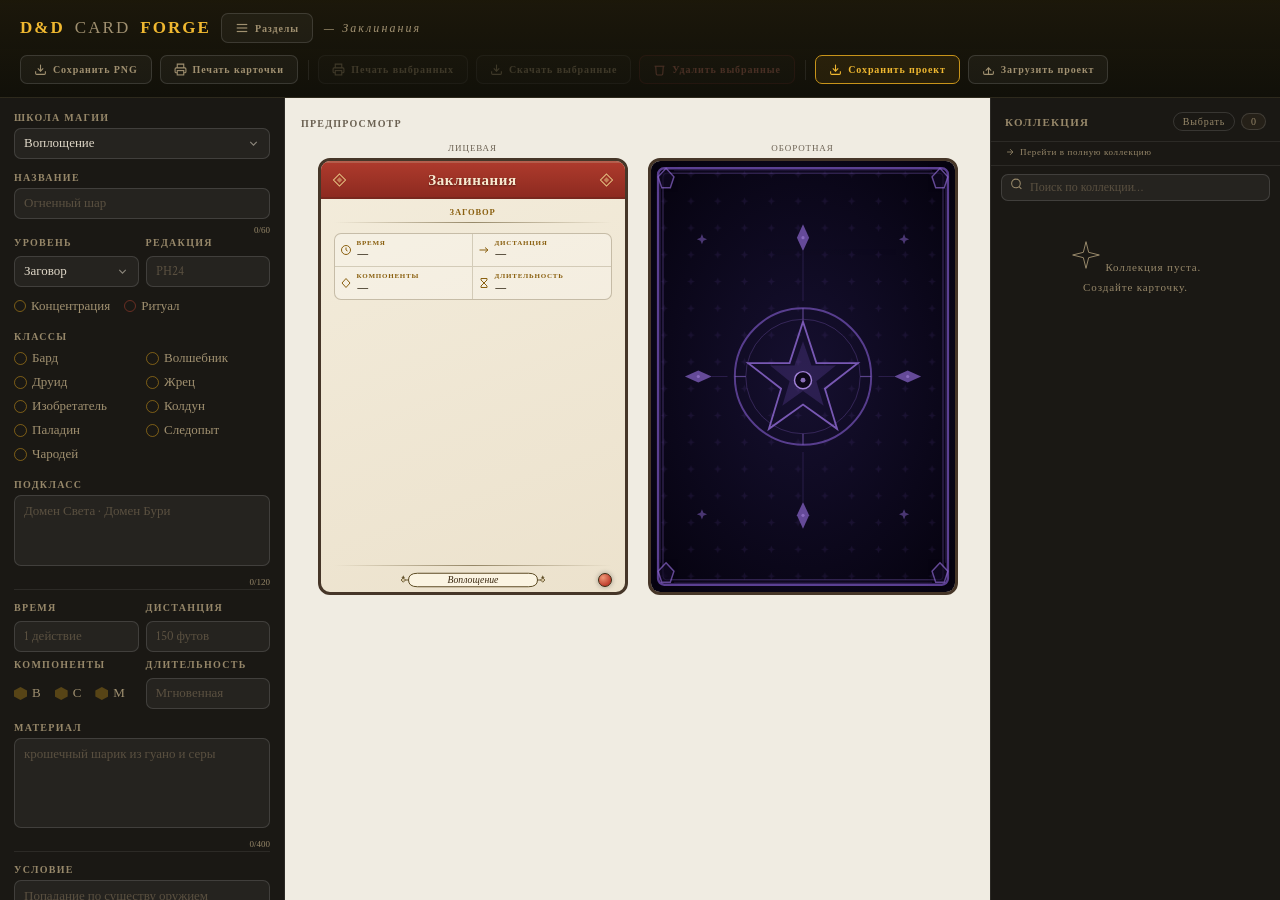
<file: spells.html>
<!DOCTYPE html>
<html lang="ru">
<head>
<meta charset="UTF-8"/>
<meta name="viewport" content="width=device-width,initial-scale=1.0"/>
<title>D&amp;D Card Forge — Заклинания</title>
<meta name="description" content="Генератор карточек заклинаний D&D 5e: уровень, школа, компоненты, длительность. Создайте и распечатайте карточку заклинания за минуту."/>
<meta name="theme-color" content="#111009"/>
<link rel="icon" type="image/svg+xml" href="favicon.svg"/>
<link rel="icon" type="image/png" sizes="32x32" href="favicon-32.png"/>
<link rel="apple-touch-icon" href="apple-touch-icon.png"/>
<meta property="og:type" content="website"/>
<meta property="og:url" content="https://iuchar.github.io/dnd-card-forge/spells.html"/>
<meta property="og:title" content="D&D Card Forge — Заклинания"/>
<meta property="og:description" content="Генератор карточек заклинаний D&D 5e: уровень, школа, компоненты, длительность. Создайте и распечатайте карточку заклинания за минуту."/>
<meta property="og:image" content="https://iuchar.github.io/dnd-card-forge/og-image.jpg"/>
<meta property="og:image:width" content="1200"/>
<meta property="og:image:height" content="630"/>
<link href="https://fonts.googleapis.com/css2?family=Crimson+Text:ital,wght@0,400;0,600;1,400;1,700&display=swap" rel="stylesheet"/>
<script src="lib/html2canvas.min.js" defer></script>
<script src="lib/jszip.min.js" defer></script>
<script src="lib/jspdf.umd.min.js" defer></script>
<style>
/* ═══ ОБЩИЙ ХРОМ ВСЕХ СТРАНИЦ ═══
   Тема, сброс, шапка, навигация, тосты, видимый фокус — одинаково на генераторах
   и в галереях. Раньше эти правила лежали копиями в styles.css и gallery-styles.css
   и успели разойтись: правка в одном файле не доезжала до другого.
   Подключать ПЕРВЫМ, до styles.css / gallery-styles.css. */

*,*::before,*::after{box-sizing:border-box;margin:0;padding:0;}
html{font-size:15px;height:100%;overflow:hidden;}
body{background:var(--bg);color:var(--text);font-family:'Crimson Text',Georgia,serif;height:100%;display:flex;flex-direction:column;overflow:hidden;}
.header{padding:13px 20px;display:flex;align-items:center;justify-content:space-between;border-bottom:0.5px solid var(--border);background:linear-gradient(to bottom,rgba(200,148,26,.06),transparent);gap:12px;flex-wrap:wrap;flex-shrink:0;}
.logo{font-family:'Times New Roman',Times,serif;font-size:17px;font-weight:700;letter-spacing:.12em;color:var(--gold-l);white-space:nowrap;}
/* Пояснение про редакции у подзаголовка страницы. Шапка обязана оставаться в
   одну строку: перенос выталкивает кнопки действий вниз и поднимает её высоту
   втрое. Поэтому подпись мельче, не переносится, а на узком экране прячется —
   в строке разделов год и так написан на кнопках. */
.hdr-note{font-size:11px;color:var(--text3);white-space:nowrap;}
/* 1240px — замер: при 1280 подпись кончается на 895, кнопки начинаются с 938 */
@media (max-width:1240px){.hdr-note{display:none;}}
.logo span{color:var(--text2);font-weight:400;}
.hbtn:hover{background:rgba(255,255,255,.09);color:var(--text);}
.hbtn svg{width:13px;height:13px;flex-shrink:0;}
.nav-wrap{position:relative;flex-shrink:0;}
.nav-toggle svg{width:14px;height:14px;flex-shrink:0;}
.nav-toggle:hover,.nav-toggle.open{background:rgba(255,255,255,.09);color:var(--text);}
.nav-menu{position:absolute;top:calc(100% + 8px);left:0;width:230px;background:var(--bg2);border:0.5px solid var(--border2);border-radius:10px;padding:6px;box-shadow:0 8px 32px rgba(0,0,0,.55);z-index:300;display:none;max-height:460px;overflow-y:auto;scrollbar-width:thin;scrollbar-color:var(--bg4) transparent;}
.nav-menu.open{display:block;}
.nav-item{display:flex;align-items:center;gap:8px;padding:7px 10px;border-radius:6px;font-family:'Times New Roman',Times,serif;font-size:10px;letter-spacing:.07em;color:var(--text2);cursor:pointer;transition:all .13s;text-decoration:none;}
.nav-item > svg{flex-shrink:0;}
.nav-item:hover{background:rgba(255,255,255,.06);color:var(--text);}
.nav-item.nav-active{background:rgba(200,148,26,.12);color:var(--gold-l);border:0.5px solid rgba(200,148,26,.2);}
.nav-item.nav-disabled{color:#5a5040;cursor:default;pointer-events:none;font-size:9.5px;padding:5px 10px;}
.nav-sep{height:0.5px;background:var(--border);margin:5px 4px;}
.nav-badge{margin-left:auto;font-family:'Crimson Text',Georgia,serif;font-size:8.5px;letter-spacing:.02em;color:#c88a4a;border:0.5px solid rgba(200,138,74,.4);border-radius:4px;padding:1px 5px;text-transform:lowercase;flex-shrink:0;}
.toast.show{transform:translateX(-50%) translateY(0);}
:root{
  --bg:#111009;--bg2:#1a1814;--bg3:#252018;--bg4:#2e2a20;
  --border:rgba(255,255,255,0.08);--border2:rgba(255,255,255,0.13);
  --text:#e0d8c8;--text2:#a09070;--text3:#968769;
  --gold:#c8941a;--gold-l:#f0b830;
  --accent:#4a3fa0;--accent-l:#8070e0;
  --ca:#f5f5f5;
  --r:10px;
}
.nav-toggle{padding:7px 13px;font-family:'Times New Roman',Times,serif;font-size:10px;font-weight:600;letter-spacing:.09em;cursor:pointer;border:0.5px solid var(--border2);border-radius:7px;background:rgba(255,255,255,.04);color:var(--text2);transition:all .14s;display:flex;align-items:center;gap:6px;white-space:nowrap;}
.nav-section-lbl{font-family:'Times New Roman',Times,serif;font-size:8px;letter-spacing:.18em;text-transform:uppercase;color:var(--text3);padding:5px 10px 3px;pointer-events:none;}
:focus-visible{outline:2px solid var(--gold-l,#f0b830);outline-offset:2px;border-radius:3px;}
/* Обводку гасим только там, где она пришла НЕ с клавиатуры: :focus-visible выше
   остаётся видимым. Обе строки лежали копиями в ядах и инструментах. */
html:focus,body:focus{outline:none;}
button:focus:not(:focus-visible){outline:none;}
.si:focus-visible,.coll-search:focus-visible,textarea:focus-visible{outline:none;}
.si:focus-visible{border-color:var(--gold-l,#f0b830);border-width:1.5px;}
.coll-search:focus-visible{border-color:var(--accent-l);border-width:1.5px;}
.rp:focus-visible{outline-offset:3px;}
/* Кнопки шапки (.hbtn) — общие для генераторов и галерей; text-decoration
   нужен галереям, где .hbtn висит на ссылках */
.hbtn{padding:7px 13px;font-family:'Times New Roman',Times,serif;font-size:10px;font-weight:600;letter-spacing:.09em;cursor:pointer;border:0.5px solid var(--border2);border-radius:7px;background:rgba(255,255,255,.04);color:var(--text2);transition:all .14s;display:flex;align-items:center;gap:6px;white-space:nowrap;text-decoration:none;}
.hbtn.gold{border-color:var(--gold);background:rgba(200,148,26,.1);color:var(--gold-l);}
.hbtn.gold:hover{background:rgba(200,148,26,.2);}
.hbtn:disabled{opacity:.3;cursor:default;pointer-events:none;}
.hbtn.danger{border-color:rgba(220,60,60,.25);color:#c07060;}
.hbtn.danger:not(:disabled):hover{background:rgba(220,60,60,.1);color:#e08070;border-color:rgba(220,60,60,.4);}
.hbtn-sep{width:0.5px;height:20px;background:var(--border);margin:0 2px;flex-shrink:0;}


.header-btns{display:flex;gap:8px;align-items:center;flex-wrap:wrap;}

.layout{display:flex;flex:1;min-height:0;overflow:hidden;}
.sb{width:285px;flex-shrink:0;background:var(--bg2);border-right:0.5px solid var(--border);padding:14px 14px 32px;overflow-y:auto;scrollbar-width:thin;scrollbar-color:var(--bg4) transparent;}
.sb::-webkit-scrollbar{width:4px;}
.sb::-webkit-scrollbar-thumb{background:var(--bg4);border-radius:2px;}
.lbl{display:block;font-family:'Times New Roman',Times,serif;font-size:10px;font-weight:600;letter-spacing:.13em;text-transform:uppercase;color:var(--text3);margin:13px 0 5px;}
/* подпись поля кликабельна: label[for] ставит курсор в поле и озвучивает его имя */
label.lbl{cursor:pointer;}
.si{width:100%;background:rgba(255,255,255,.05);border:0.5px solid var(--border2);border-radius:7px;color:var(--text);font-family:'Crimson Text',Georgia,serif;font-size:13px;padding:6px 9px;accent-color:var(--gold);outline:none;transition:border-color .15s;}
.si:focus{border-color:var(--gold);}
.si::placeholder{color:#5a5040;}
input[type=checkbox]{accent-color:var(--gold);}
select.si{cursor:pointer;}
select.si option{background:var(--bg2);color:var(--text);}
select.si option:checked{background:var(--gold);color:#1a1208;}
select.si option:hover{background:var(--gold);color:#1a1208;}
/* кастомные выпадашки (вместо нативного select) */
.cs-wrap{position:relative;}
.cs-btn{width:100%;display:flex;align-items:center;justify-content:space-between;gap:8px;background:rgba(255,255,255,.05);border:0.5px solid var(--border2);border-radius:7px;color:var(--text);font-family:'Crimson Text',Georgia,serif;font-size:13px;padding:6px 9px;cursor:pointer;text-align:left;transition:border-color .15s;}
.cs-btn.open{border-color:var(--gold);}
.cs-lbl{flex:1;overflow:hidden;text-overflow:ellipsis;white-space:nowrap;}
.cs-chev{width:13px;height:13px;flex-shrink:0;opacity:.55;transition:transform .15s;}
.cs-btn.open .cs-chev{transform:rotate(180deg);}
.cs-panel{position:absolute;top:calc(100% + 4px);left:0;right:0;background:var(--bg2);border:0.5px solid var(--border2);border-radius:8px;box-shadow:0 8px 28px rgba(0,0,0,.55);z-index:400;display:none;max-height:260px;overflow-y:auto;padding:3px;scrollbar-width:thin;scrollbar-color:var(--bg4) transparent;}
.cs-panel.open{display:block;}
.cs-opt{padding:7px 10px;font-family:'Crimson Text',Georgia,serif;font-size:13px;color:var(--text2);cursor:pointer;border-radius:5px;white-space:nowrap;overflow:hidden;text-overflow:ellipsis;}
.cs-opt:hover{background:linear-gradient(90deg,rgba(255,255,255,.12),rgba(255,255,255,0));color:var(--text);}
.cs-opt.on{background:rgba(200,148,26,.13);color:var(--gold-l);}

textarea.si{resize:vertical;min-height:68px;line-height:1.5;}
.row2{display:grid;grid-template-columns:1fr 1fr;gap:7px;}
.sf{display:flex;flex-direction:column;gap:3px;}
/* Поле, стоящее сразу под парой .row2: без отступа его подпись липнет к
   селекту предыдущей строки и читается как часть той пары. 8px — тот же
   воздух, что .lbl оставляет над собой в пересчёте на мелкую подпись .sl. */
.sf-gap{margin-top:8px;}
/* Настройка и Проклятие — два статуса предмета в одну строку, единым блоком
   во всех генераторах: под ценой и весом, перед магическим бонусом.
   Оправы у пары нет: строка устроена как «Концентрация / Ритуал» у заклинаний —
   голые подписи со знаком-печатью, разделённые воздухом. Вес даёт сам знак и
   окраска подписи, капсула оказалась лишней. */
.flags-row{display:flex;gap:14px;align-items:center;margin:0 0 6px;flex-wrap:wrap;}
.flags-row .noimg-toggle{margin-bottom:0;}
/* «Загрузить проект»: input был display:none и выпадал из таб-порядка, а label
   сам не фокусируется — кнопку проскакивало. Теперь input прозрачно накрывает
   label, поэтому фокусируется штатно; обводку рисуем на самом label. */
.hbtn-upload{position:relative;cursor:pointer;}
.hbtn-file{position:absolute;inset:0;width:100%;height:100%;opacity:0;cursor:pointer;}
.hbtn-upload:has(.hbtn-file:focus-visible){outline:2px solid var(--gold-l);outline-offset:2px;}
/* Галка со словом в сайдбаре (свойства оружия, доспехов, заклинаний). Базовые
   правила были тремя копиями в этих страницах; локально осталась только
   разница: у оружия строки плотнее, у заклинаний выше пальцевая цель. */
.pcb{display:flex;align-items:center;gap:5px;cursor:pointer;padding:3px 0;}
.pcb span{font-size:13px;color:var(--text2);}

/* ═══ ЗНАКИ ЧЕКБОКСОВ ═══
   Сам input становится знаком: appearance:none снимает системную отрисовку и
   разрешает псевдоэлементы. Разметку не трогаем, поэтому знак получают и те
   чекбоксы, которые создаёт скрипт: свойства оружия, блоки произвольной
   карточки. Элемент остаётся настоящим чекбоксом — Tab, пробел и озвучивание
   работают как прежде.
   Цвет семейства живёт в переменных на label: --mk для знака, --mk-on для
   подписи включённого пункта. */
.sb label{--mk:var(--gold);--mk-on:var(--gold-l);}
.sb input[type=checkbox]{
  appearance:none;-webkit-appearance:none;
  width:13px;height:13px;margin:0;flex-shrink:0;cursor:pointer;position:relative;
  display:inline-flex;align-items:center;justify-content:center;
  color:var(--mk);opacity:.55;
  border:1.5px solid currentColor;border-radius:50%;background:transparent;
  transition:opacity .14s,background .14s,border-color .14s;
}
/* знак по умолчанию — звено: кольцо, в котором появляется сердцевина */
.sb input[type=checkbox]::before{
  content:'';width:4px;height:4px;border-radius:50%;background:transparent;
}
.sb input[type=checkbox]:checked{opacity:1;}
.sb input[type=checkbox]:checked::before{background:currentColor;}
/* включённый пункт красится целиком: знак и подпись */
.sb label:has(input[type=checkbox]:checked) span{color:var(--mk-on);}
/* винные семейства */
.sb label:has(#fcursed),.sb label:has(#fritual),.sb label:has(#fstealth){
  --mk:#a8402f;--mk-on:#e8b6a9;
}

/* ── печать: статусы предмета и пара «концентрация / ритуал» ── */
.sb input#fcursed,.sb input#fattune,.sb input#fconc,.sb input#fritual{
  width:12px;height:12px;border-width:1px;
}
.sb input#fcursed::before,.sb input#fattune::before,
.sb input#fconc::before,.sb input#fritual::before{content:none;}
.sb input#fcursed:checked,.sb input#fattune:checked,
.sb input#fconc:checked,.sb input#fritual:checked{
  background:currentColor;
  box-shadow:inset 0 2px 2px rgba(255,255,255,.45),inset 0 -2px 3px rgba(0,0,0,.35);
}

/* ── крест: «Без картинки» ── */
.sb input#f-noimg{
  border-radius:2px;border-width:1px;
  font-family:'Times New Roman',Times,serif;font-size:11px;line-height:1;
}
.sb input#f-noimg::before{
  content:'✕';width:auto;height:auto;background:none;border-radius:0;opacity:0;
}
.sb input#f-noimg:checked::before{opacity:1;background:none;}

/* ── рамка: помеха скрытности ──
   Скобы из двух уголков рядом с остальными знаками читались как «ничего»:
   это единственная галка, у которой не было замкнутого контура. Замкнули —
   небольшая прямоугольная рамка со скруглением, внутри проступает ядро. */
.sb input#fstealth{border-radius:3px;border-width:1px;}
.sb input#fstealth::before{width:5px;height:5px;border-radius:1px;}

/* ── око: типы яда ── */
.sb #fptype-wrap input[type=checkbox]{border-width:1px;}
.sb #fptype-wrap input[type=checkbox]::before{
  width:5px;height:5px;border-radius:0;transform:rotate(45deg);
  border:1px solid currentColor;background:transparent;
}
.sb #fptype-wrap input[type=checkbox]:checked::before{background:currentColor;}

/* ── гранёный камень: компоненты В / С / М ── */
.sb input#fcv,.sb input#fcs,.sb input#fcm{
  border:0;border-radius:0;background:currentColor;opacity:.35;
  clip-path:polygon(50% 0,100% 26%,100% 74%,50% 100%,0 74%,0 26%);
}
.sb input#fcv::before,.sb input#fcs::before,.sb input#fcm::before{content:none;}
.sb input#fcv:checked,.sb input#fcs:checked,.sb input#fcm:checked{opacity:1;}

/* ── клеймо: «Нумерованный» в редакторе блоков ── */
.sb .blk-ck input[type=checkbox][data-f="ordered"]{
  border-radius:3px;border-width:1px;background:rgba(230,220,198,.10);
  font-family:'Times New Roman',Times,serif;font-size:11px;line-height:1;
}
.sb .blk-ck input[type=checkbox][data-f="ordered"]::before{
  content:'✓';width:auto;height:auto;background:none;border-radius:0;opacity:0;
}
.sb .blk-ck input[type=checkbox][data-f="ordered"]:checked{background:rgba(230,220,198,.16);}
.sb .blk-ck input[type=checkbox][data-f="ordered"]:checked::before{opacity:1;background:none;}

/* Скрытая справка у подписи поля: кружок «?» разворачивает текст под ним.
   Нужна там, где поле влияет на карточку не напрямую (магический бонус входит
   в атаку, урон и КБ, но сам на карточке не печатается). Свёрнута по
   умолчанию: это подсказка на один раз, а не часть формы. */
.lbl-hint{display:flex;align-items:center;gap:7px;}
.hint-btn{width:14px;height:14px;flex-shrink:0;padding:0;border:1px solid var(--border2);border-radius:50%;
  background:rgba(255,255,255,.05);color:var(--text2);cursor:pointer;
  font-family:'Times New Roman',Times,serif;font-size:10px;font-weight:700;line-height:1;
  display:flex;align-items:center;justify-content:center;transition:all .14s;}
.hint-btn:hover{border-color:var(--gold);color:var(--gold-l);background:rgba(200,148,26,.13);}
.hint-btn[aria-expanded="true"]{border-color:var(--gold);color:var(--gold-l);background:rgba(200,148,26,.13);}
.hint-box{margin:0 0 9px;padding:7px 0 7px 9px;border-left:2px solid rgba(200,148,26,.35);
  font-family:'Crimson Text',Georgia,serif;font-size:12.5px;line-height:1.45;color:var(--text2);}
.hint-box p{margin:0 0 5px;}
.hint-box p:last-child{margin-bottom:0;}
/* строки формул: выделены светлее и не разрываются на слова внутри слагаемых */
.hint-box .hint-f{font-family:'Times New Roman',Times,serif;font-size:12px;color:var(--text);}
.divider{height:0.5px;background:var(--border);margin:12px 0;}
.btn-reset{width:100%;padding:8px 9px;margin-top:10px;font-family:'Times New Roman',Times,serif;font-size:10px;font-weight:600;letter-spacing:.08em;cursor:pointer;border:1px solid rgba(220,60,60,.35);border-radius:6px;background:rgba(220,60,60,.08);color:#cf8474;transition:all .14s;display:flex;align-items:center;justify-content:center;gap:5px;}
.btn-reset:hover{background:rgba(220,60,60,.18);color:#ec9282;border-color:rgba(220,60,60,.55);}
.btn-reset svg{width:12px;height:12px;}
.field-wrap{position:relative;}
/* Маска поверх поля проклятия. Накрывает textarea, не трогая её значение:
   подмена текста на «Текст скрыт» стоила бы потерянного проклятия при первом
   же сохранении. Щелчок по маске открывает текст. */
/* display у класса перебивает браузерное [hidden]{display:none} — без этой
   строки маска не пропадала ни по галке, ни по щелчку */
.mask-veil[hidden]{display:none;}
.mask-veil{position:absolute;inset:0;border-radius:8px;overflow:hidden;cursor:pointer;
  background:var(--bg3);border:1px solid rgba(200,148,26,.22);transition:border-color .15s;
  display:flex;flex-direction:column;align-items:stretch;gap:7px;padding:13px 11px 11px 15px;}
.mask-veil:hover{border-color:rgba(200,148,26,.4);}
/* засечка проклятия: тот же винный, что у метки на карточке */
.mask-veil::before{content:'';position:absolute;left:0;top:0;bottom:0;width:4px;background:#7c231a;}
/* полоски-строки: видно, что текст есть и какой он длины, но не прочесть */
.mask-bar{height:8px;border-radius:4px;background:linear-gradient(90deg,rgba(160,144,112,.26),rgba(160,144,112,.09));}
.mask-bar:nth-of-type(2){width:92%;}
.mask-bar:nth-of-type(3){width:74%;}
.mask-bar:nth-of-type(4){width:86%;}
.mask-over{position:absolute;inset:0;display:flex;flex-direction:column;align-items:center;justify-content:center;gap:5px;
  background:linear-gradient(180deg,rgba(37,32,24,.58),rgba(37,32,24,.9));transition:background .15s;}
.mask-veil:hover .mask-over{background:linear-gradient(180deg,rgba(37,32,24,.48),rgba(37,32,24,.84));}
.mask-seal{width:26px;height:26px;border-radius:50%;border:1px solid rgba(200,148,26,.45);
  display:flex;align-items:center;justify-content:center;color:var(--gold);margin-bottom:2px;}
.mask-ttl{font-family:'Times New Roman',Times,serif;font-size:11px;font-weight:700;letter-spacing:.2em;
  text-transform:uppercase;color:var(--text2);}
.mask-hint{font-family:'Crimson Text',Georgia,serif;font-size:12px;color:var(--text3);}
/* Подпись поля и галка «скрыть» в одну строку. Перенос разрешён: на узкой
   панели пара «кружок + текст» иначе прижимается к самому краю поля. */
.lbl-row{display:flex;align-items:center;justify-content:space-between;gap:10px;flex-wrap:wrap;}
.mask-toggle{display:inline-flex;align-items:center;gap:6px;cursor:pointer;text-transform:none;
  letter-spacing:0;font-family:'Crimson Text',Georgia,serif;font-size:12px;color:var(--text3);
  padding-right:2px;}
.mask-toggle:hover{color:var(--text2);}
/* Галочка, а не кольцо: общее правило .sb input[type=checkbox] рисует круг,
   а здесь нужен знак согласия — тот же приём, что у «клейма» в блоках. */
.sb .mask-toggle input[type=checkbox]{
  border-radius:3px;border-width:1px;background:rgba(230,220,198,.10);
  font-family:'Times New Roman',Times,serif;font-size:11px;line-height:1;}
.sb .mask-toggle input[type=checkbox]::before{
  content:'✓';width:auto;height:auto;background:none;border-radius:0;opacity:0;}
.sb .mask-toggle input[type=checkbox]:checked{background:rgba(230,220,198,.16);}
.sb .mask-toggle input[type=checkbox]:checked::before{opacity:1;background:none;}
/* подпись половинки парного поля (.row2 > .sf) */
.sl{font-family:'Times New Roman',Times,serif;font-size:9px;letter-spacing:.09em;text-transform:uppercase;color:var(--text3);}
/* пара полей в столбик: длинные значения селектов не влезают в половину ширины
   панели, поэтому такие пары ставим друг под друга, а не в .row2 */
.sf-col{display:flex;flex-direction:column;gap:7px;}
/* магический бонус предмета: значений всего четыре, поэтому переключатель, а не поле ввода */
.magseg{display:flex;gap:5px;}
.magseg button{flex:1;padding:6px 0;font-family:'Crimson Text',Georgia,serif;font-size:13px;cursor:pointer;border:0.5px solid var(--border2);border-radius:7px;background:rgba(255,255,255,.05);color:var(--text2);}
.magseg button:hover{background:rgba(255,255,255,.09);}
.magseg button.on{border:1px solid var(--gold);background:rgba(200,148,26,.13);color:var(--gold-l);}
.char-counter{position:absolute;right:0;bottom:-16px;font-family:'Times New Roman',Times,serif;font-size:9px;color:var(--text3);}
.char-counter.warn{color:var(--gold);}
.char-counter.over{color:#c05040;}
.field-mb{margin-bottom:18px;}
.btn-build{width:100%;padding:10px;margin-top:10px;font-family:'Times New Roman',Times,serif;font-size:12px;font-weight:700;letter-spacing:.1em;cursor:pointer;border:1.5px solid var(--gold);border-radius:var(--r);background:linear-gradient(135deg,#5a4200,#3a2a00);color:var(--gold-l);transition:all .14s;}
.btn-build:hover{background:linear-gradient(135deg,#7a5800,#5a4000);}
.btn-build:active{transform:scale(.98);}
.cv-label{font-family:'Times New Roman',Times,serif;font-size:10px;font-weight:600;letter-spacing:.12em;text-transform:uppercase;color:#6b6152;align-self:flex-start;margin-bottom:14px;}
.cards-row{display:flex;gap:20px;align-items:flex-start;justify-content:center;}
.card-col{display:flex;flex-direction:column;align-items:center;gap:5px;}
.side-lbl{font-family:'Times New Roman',Times,serif;font-size:9px;letter-spacing:.1em;text-transform:uppercase;color:#6b6152;}
.c-meta{height:24px;flex-shrink:0;display:flex;align-items:center;padding:0;background:rgba(0,0,0,0.07);}
.c-meta-orn{width:24px;height:100%;flex-shrink:0;display:flex;align-items:center;justify-content:center;}
.c-meta-orn svg{width:20px;height:20px;}
.c-meta-inner{flex:1;position:relative;display:flex;align-items:center;justify-content:center;padding:0 10px;min-width:0;}
.c-meta-item{font-family:'Times New Roman',Times,serif;font-size:9px;font-weight:700;letter-spacing:.09em;color:#5a4830;text-transform:uppercase;white-space:nowrap;}
/* цена: #8a6010 давал контраст 4.34 на подложке карточки, ниже порога 4.5 */
.c-meta-item.cost{color:#805811;position:absolute;left:10px;}
/* Фон, а не тег картинки: html2canvas игнорирует object-fit и растягивает кадр в
   PNG-экспорте, background-size:cover же отрабатывает верно (см. setCardImg).
   cover, а не 100% 100%: кадры из старых коллекций сняты под прежнюю
   пропорцию, и срезать им края лучше, чем растягивать по вертикали на 12%.
   Новые кадры выходят из кадровщика ровно 16:9 — для них разницы нет. */
/* Кадр: 240x135 — ровно 16:9, по центру полосы. Боковые края растушёваны,
   поэтому картинка не обрывается ребром, а растворяется в подложке.
   Растушёвка выжжена в самих пикселях (_fadeEdges в crop.js), а не сделана
   mask-image: маску html2canvas игнорирует, и в PNG край выходил резким. */
.c-img-el{position:absolute;z-index:1;left:50%;top:50%;transform:translate(-50%,-50%);
  width:240px;height:135px;background-size:cover;background-position:center;
  background-repeat:no-repeat;border-radius:0;display:block;}
/* Подложка: размытая копия кадра, закрывающая полосу по бокам. Размытие НЕ
   через filter:blur — html2canvas его игнорирует, и в PNG-экспорте вместо
   мягкого фона выходила бы резкая растянутая копия. Картинка размывается
   заранее в canvas (см. _blurBg в crop.js), сюда приходит уже готовой.
   inset:-18px — подложка нарочно шире полосы: при inset:0 она повторяет кадр
   один в один, совпадает с ним по рисунку, и граница кадра читается ребром.
   Само смещение html2canvas переносит верно, это обычное позиционирование. */
.c-img-bleed{position:absolute;z-index:0;inset:-18px;background-size:cover;
  background-position:center;background-repeat:no-repeat;}
.c-foot{height:26px;flex-shrink:0;padding:0 14px;display:flex;align-items:center;justify-content:space-between;position:relative;}
.c-wgt{font-family:'Times New Roman',Times,serif;font-size:10px;color:#8a7860;letter-spacing:.04em;}
/* рамка типа в подвале карточки (ромбы + линии) */
/* .c-typeframe/.c-tfsvg (резной картуш в подвале) удалены: подвал переехал на
   вид с эталонной страницы — засечка и имя раздела капителью, см. card-new.css.
   У заклинаний свой подвал и картушем они не пользовались. */

.coll-panel{width:290px;flex-shrink:0;background:var(--bg2);border-left:0.5px solid var(--border);display:flex;flex-direction:column;}
.coll-head{padding:14px 14px 10px;border-bottom:0.5px solid var(--border);display:flex;align-items:center;justify-content:space-between;flex-shrink:0;}
.coll-search-wrap{padding:8px 10px 0;flex-shrink:0;position:relative;}
.coll-search-icon{position:absolute;left:19px;top:50%;transform:translateY(-50%);color:var(--text3);pointer-events:none;width:13px;height:13px;}
.coll-search{width:100%;background:rgba(255,255,255,.05);border:0.5px solid var(--border2);border-radius:7px;color:var(--text);font-family:'Crimson Text',Georgia,serif;font-size:12px;padding:5px 9px 5px 28px;outline:none;transition:border-color .15s;box-sizing:border-box;}
.coll-search:focus{border-color:var(--accent-l);}
.coll-search::placeholder{color:#5a5040;}
.coll-search-clear{position:absolute;right:18px;top:50%;transform:translateY(-50%);background:none;border:none;color:var(--text3);cursor:pointer;font-size:13px;line-height:1;padding:0;display:none;}
.coll-title{font-family:'Times New Roman',Times,serif;font-size:11px;font-weight:600;letter-spacing:.12em;text-transform:uppercase;color:var(--text3);}
.coll-count{font-family:'Times New Roman',Times,serif;font-size:10px;color:var(--text3);background:var(--bg3);border:0.5px solid var(--border2);border-radius:20px;padding:2px 9px;}
.coll-list{flex:1;overflow-y:auto;padding:6px 10px 10px;display:flex;flex-direction:column;gap:2px;scrollbar-width:thin;scrollbar-color:var(--bg4) transparent;}
.coll-empty{text-align:center;padding:32px 16px;color:var(--text3);font-family:'Times New Roman',Times,serif;font-size:11px;letter-spacing:.08em;line-height:1.8;}
.coll-item{background:var(--bg3);border:0.5px solid var(--border);border-radius:8px;padding:9px 10px;cursor:pointer;transition:all .13s;display:flex;align-items:center;gap:9px;position:relative;}
.coll-item:hover{background:var(--bg4);border-color:var(--border2);}
.coll-item-thumb img{width:100%;height:100%;object-fit:cover;}
.coll-item-stripe{position:absolute;top:0;left:0;right:0;height:3px;}
.coll-item-info{flex:1;min-width:0;}
.coll-item-name{font-family:'Times New Roman',Times,serif;font-size:11px;font-weight:600;color:var(--text);white-space:nowrap;overflow:hidden;text-overflow:ellipsis;margin-bottom:2px;}
.coll-item-sub{font-size:10px;color:var(--text3);white-space:nowrap;overflow:hidden;text-overflow:ellipsis;}
.coll-item-del{position:absolute;top:6px;right:6px;width:18px;height:18px;background:rgba(160,30,30,.8);border:none;border-radius:50%;color:#fff;font-size:10px;cursor:pointer;opacity:0;transition:opacity .12s;display:flex;align-items:center;justify-content:center;}
.coll-item:hover .coll-item-del{opacity:1;}
.coll-item-dup{position:absolute;top:6px;right:28px;width:18px;height:18px;background:rgba(200,148,26,.85);border:none;border-radius:50%;color:#1c1608;cursor:pointer;opacity:0;transition:opacity .12s;display:flex;align-items:center;justify-content:center;}
.coll-item:hover .coll-item-dup{opacity:1;}
.coll-item-dup svg{width:10px;height:10px;}
.coll-sect-wrap{flex-shrink:0;}
.coll-sect-head{display:flex;align-items:center;gap:7px;padding:8px 2px 4px;cursor:pointer;user-select:none;}
.coll-sect-head:hover .coll-sect-label{color:var(--text2);}
.coll-sect-dot{width:8px;height:8px;border-radius:50%;flex-shrink:0;}
.coll-sect-label{font-family:'Times New Roman',Times,serif;font-size:9px;letter-spacing:.1em;text-transform:uppercase;color:var(--text3);white-space:nowrap;transition:color .12s;}
.coll-sect-line{flex:1;height:0.5px;background:var(--border);}
.coll-sect-chevron{flex-shrink:0;color:var(--text3);transition:transform .18s;}
.coll-sect-wrap.collapsed .coll-sect-chevron{transform:rotate(-90deg);}
.coll-sect-wrap.collapsed .coll-sect-body{display:none;}
/* Кривая без перелёта: прежняя уводила тост на 56% выше конечной точки и
   возвращала обратно, то есть в конце появления он подпрыгивал. Копия этого
   правила есть в gallery-styles.css, отличается только z-index: менять парой. */
.toast{position:fixed;bottom:24px;left:50%;transform:translateX(-50%) translateY(60px);background:var(--bg3);border:0.5px solid var(--border2);border-radius:8px;padding:9px 18px;font-family:'Times New Roman',Times,serif;font-size:11px;color:var(--text);letter-spacing:.06em;z-index:200;transition:transform .3s cubic-bezier(.22,1,.36,1);pointer-events:none;}

.coll-sel-btn{padding:3px 9px;font-family:'Times New Roman',Times,serif;font-size:10px;font-weight:500;letter-spacing:.08em;cursor:pointer;border:0.5px solid var(--border2);border-radius:20px;background:transparent;color:var(--text3);transition:all .14s;}
.coll-sel-btn:hover,.coll-sel-btn.active{background:rgba(160,120,56,.15);color:var(--text2);border-color:rgba(160,120,56,.4);}
.coll-item-cb{position:absolute;left:9px;top:50%;transform:translateY(-50%);width:15px;height:15px;cursor:pointer;accent-color:#a07838;display:none;}
.coll-item.sel-mode{padding-left:32px;}
.coll-item.sel-mode .coll-item-cb{display:block;}
.coll-item.sel-mode.selected{background:rgba(160,120,56,.1);border-color:rgba(160,120,56,.35);}
.conf-modal-bg{position:fixed;inset:0;background:rgba(0,0,0,.55);z-index:300;display:none;align-items:center;justify-content:center;}
.conf-modal-bg.open{display:flex;}
.conf-modal-btns{display:flex;gap:8px;justify-content:center;}
.conf-del{border-color:rgba(220,60,60,.4)!important;color:#e08070!important;}
.conf-del:hover{background:rgba(220,60,60,.15)!important;}
.conf-keep:hover{background:rgba(255,255,255,.06);}

.coll-full-link{display:flex;align-items:center;gap:5px;padding:5px 14px 8px;font-family:'Times New Roman',Times,serif;font-size:9px;letter-spacing:.07em;color:var(--text3);text-decoration:none;flex-shrink:0;transition:color .13s;border-bottom:0.5px solid var(--border);}
.coll-full-link:hover{color:var(--gold-l);}

/* Доступность: отключение анимаций по системной настройке */
@media (prefers-reduced-motion:reduce){
  *,*::before,*::after{animation-duration:.01ms!important;animation-iteration-count:1!important;transition-duration:.01ms!important;scroll-behavior:auto!important;}
}

/* Разметка описания: панель кнопок Ж/К/П над полем + предупреждение о непомещении. */
.fmt-bar{display:flex;gap:5px;margin:0 0 6px;}
.fmt-btn{min-width:34px;height:32px;display:flex;align-items:center;justify-content:center;background:rgba(255,255,255,.05);border:0.5px solid var(--border2);border-radius:6px;color:var(--text);font-family:'Crimson Text',Georgia,serif;font-size:15px;line-height:1;cursor:pointer;transition:border-color .15s,background .15s;}
.fmt-btn:hover{border-color:var(--gold);background:rgba(255,255,255,.09);}
.fmt-warn{font-family:'Crimson Text',Georgia,serif;font-style:italic;font-size:11.5px;color:#e08070;line-height:1.4;margin:2px 0 8px;}
/* чекбоксы-свойства (.pcb): базовые размеры пока на страницах, ховер общий */
.pcb:hover span{color:var(--text);}
.btn-recrop svg{flex-shrink:0;}
.btn-del-img svg{flex-shrink:0;}
/* ═══ ХРОМ ПРИЛОЖЕНИЯ (не карточка) ═══
   Переменные темы, боковая панель, модалки, навигация, панель коллекции, кроп.
   Раньше эти правила копировались в каждый генератор и успели разойтись —
   часть копий была усечённой. Здесь сведена полная версия каждого правила.
   Подключать сразу после shared/styles.css: дальше идут стили карточки,
   которые у каждого генератора свои. */

.sb > .lbl:first-child{margin-top:0;}
.cv{flex:1;background:#f0ece2;display:flex;flex-direction:column;align-items:center;padding:20px 16px 16px;overflow:auto;}

/* панель коллекции */
.coll-search-clear:hover{color:var(--text2);}
.coll-list::-webkit-scrollbar{width:3px;}
.coll-list::-webkit-scrollbar-thumb{background:var(--bg4);border-radius:2px;}
.coll-sect-count{font-family:'Times New Roman',Times,serif;font-size:9px;color:var(--text3);opacity:.55;flex-shrink:0;}
.coll-sect-body{display:flex;flex-direction:column;gap:7px;max-height:304px;overflow-y:auto;padding-bottom:4px;scrollbar-width:thin;scrollbar-color:var(--bg4) transparent;}
.coll-sect-body::-webkit-scrollbar{width:3px;}
.coll-sect-body::-webkit-scrollbar-thumb{background:var(--bg4);border-radius:2px;}

/* модалка подтверждения */
.conf-modal{background:var(--bg2);border:0.5px solid var(--border2);border-radius:12px;padding:26px 24px 20px;width:290px;text-align:center;box-shadow:0 8px 32px rgba(0,0,0,.5);}
.conf-modal h3{font-family:'Times New Roman',Times,serif;font-size:12px;font-weight:600;color:var(--text);margin:0 0 18px;letter-spacing:.04em;line-height:1.5;}
.conf-modal-btns button{padding:7px 20px;font-family:'Times New Roman',Times,serif;font-size:11px;cursor:pointer;border-radius:6px;border:0.5px solid var(--border2);background:transparent;color:var(--text2);transition:all .14s;letter-spacing:.06em;}

/* навигация */

/* видимый фокус для навигации с клавиатуры: :focus-visible срабатывает только
   при табуляции, мышь его не показывает — вид при обычной работе не меняется.
   У полей ввода своя индикация (рамка золотеет), поэтому им обводка не нужна:
   иначе получалось два кольца. */
/* миниатюра карточки в панели «Коллекция» — единый размер и фон */
.coll-item-thumb{width:30px;height:42px;border-radius:4px;flex-shrink:0;background:var(--bg4);overflow:hidden;position:relative;border:1px solid rgba(255,255,255,.08);}

/* пальцевая цель на узком экране */
.pcb{min-height:24px;}
.pcb-row{display:flex;gap:14px;flex-wrap:wrap;}
.cls-grid{display:grid;grid-template-columns:1fr 1fr;column-gap:8px;}
.sp-warn{font-family:'Crimson Text',Georgia,serif;font-style:italic;font-size:11.5px;color:#e08070;line-height:1.4;margin:-4px 0 10px;}
textarea.si.si-rows{resize:none;min-height:0;overflow-y:auto;}
.fmt-bar{display:flex;gap:5px;margin:0 0 6px;}
.fmt-btn{min-width:34px;height:32px;display:flex;align-items:center;justify-content:center;background:rgba(255,255,255,.05);border:0.5px solid var(--border2);border-radius:6px;color:var(--text);font-family:'Crimson Text',Georgia,serif;font-size:15px;line-height:1;cursor:pointer;transition:border-color .15s,background .15s;}
.fmt-btn:hover{border-color:var(--gold);background:rgba(255,255,255,.09);}
.fmt-btn:focus-visible{outline:2px solid var(--gold);outline-offset:1px;}
/* Общие стили карточки и пикера редкости (7 генераторов).
   Байт-идентичные правила, вынесены из страниц 2026-07-04. */
.c-body{flex:1;min-height:0;padding:5px 14px 3px;display:flex;flex-direction:column;overflow:hidden;}
.c-img{width:100%;height:163px;flex-shrink:0;background:#cfc0a0;position:relative;display:flex;align-items:center;justify-content:center;overflow:hidden;}
.c-img-ph{opacity:.25;display:flex;align-items:center;justify-content:center;}
.c-img-ph svg{width:48px;height:48px;}
.c-name{font-family:'Times New Roman',Times,serif;font-size:var(--name-fs,16px);font-weight:700;color:#2a1e0a;line-height:1.2;margin-bottom:1px;flex-shrink:0;white-space:nowrap;overflow:hidden;text-overflow:ellipsis;}
/* «Без картинки»: слот изображения убран, тело карты (flex:1) само забирает
   его высоту, splitDesc дольёт текст — досчитывать ничего не нужно. */
.dc.no-img .c-img{display:none;}
.c-rule{height:.7px;background:#8a7860;opacity:.55;margin:3px 0;flex-shrink:0;}
.c-stripe{height:10px;flex-shrink:0;background:var(--ca,#a09080);transition:background .2s;}
.c-stripe-under{height:1.5px;flex-shrink:0;background:#5a4820;}
.c-gem{width:14px;height:14px;border-radius:50%;opacity:.7;border:1px solid #3a2810;background:var(--ca,#888077);transition:background .2s;}
.rname{font-family:'Times New Roman',Times,serif;font-size:11px;color:var(--text2);margin-left:3px;}
.rprow{display:flex;gap:6px;align-items:center;padding:3px 0;}
.rp{width:20px;height:20px;border-radius:50%;cursor:pointer;border:2px solid transparent;transition:transform .12s;flex-shrink:0;}
.rp:hover{transform:scale(1.15);}
.rp.on{transform:scale(1.1);box-shadow:0 0 0 3px var(--rp-glow,rgba(136,128,119,.4));}
/* Цвет кружков ставит core.js из R (rarities.js). Раньше палитра была продублирована
   здесь шестью правилами и при её обновлении пикер оставался со старыми цветами. */
/* рубашка оборота (общая; страницы без рубашки правило не используют) */
.cb-rubashka{position:absolute;inset:0;z-index:2;}

/* ── Карточка заклинания (дизайн v8) ── */
.dc{
  width:310px;height:437px;
  border-radius:12px;overflow:hidden;
  border:3px solid #463628;
  background:linear-gradient(160deg,#f3ecdb,#ece2cd);
  display:flex;flex-direction:column;text-align:left;
  font-family:'Crimson Text',Georgia,serif;
  transition:border-color .2s;
  position:relative;
}
/* шапка цвета школы (эксклюзив заклинаний) */
/* Блик и тень — рамками, а не box-shadow:inset. html2canvas на inset-тени рвёт
   заливку: правая часть шапки заливалась мусором (166,99,82 вместо 157,50,38).
   Та же болезнь была у .sp-bstripe на обороте. Градиент при этом не виноват —
   проверено вычитанием, он остаётся. */
.sp-head{position:relative;height:38px;flex-shrink:0;display:flex;align-items:center;justify-content:center;
  background:linear-gradient(180deg,var(--ca-l,#ad3a2c) 0%,var(--ca-d,#8d2a20) 100%);
  border-top:2px solid rgba(255,190,160,.35);
  border-bottom:2px solid rgba(0,0,0,.3);}
.sp-head-orn{position:absolute;top:50%;transform:translateY(-50%);line-height:0;}
.sp-head-orn.l{left:11px;} .sp-head-orn.r{right:11px;}
.sp-mname{font-family:'Times New Roman',Times,serif;font-size:var(--name-fs,15px);font-weight:700;color:#f8ead0;letter-spacing:.04em;
  text-shadow:0 1px 2px rgba(0,0,0,.45);white-space:nowrap;overflow:hidden;text-overflow:ellipsis;max-width:210px;}
/* тело */
.sp-body{flex:1;min-height:0;padding:8px 13px 2px;display:flex;flex-direction:column;overflow:hidden;}
.sp-sep{height:1px;background:linear-gradient(90deg,transparent,rgba(90,72,32,.6),transparent);flex-shrink:0;}
/* строка уровня — единственная по центру */
.sp-lvl{font-family:'Times New Roman',Times,serif;font-size:8.5px;font-weight:700;letter-spacing:.1em;color:#8a6010;text-align:center;flex-shrink:0;}
/* класс / подкласс */
.sp-line{font-size:11px;color:#2e2010;line-height:1.2;flex-shrink:0;}
.sp-line.sub{font-size:10.5px;color:#4a3a24;line-height:1.2;margin-top:3px;}
.sp-lbl{font-family:'Times New Roman',Times,serif;font-size:7.5px;font-weight:700;letter-spacing:.1em;color:#8a6010;}
/* статблок-панель с иконками */
.sp-grid{margin:5px 0 0;border:1px solid rgba(90,72,32,.3);border-radius:7px;background:rgba(255,255,255,.28);
  overflow:hidden;display:grid;grid-template-columns:1fr 1fr;flex-shrink:0;}
.sp-cell{display:flex;align-items:center;gap:5px;padding:5px;min-width:0;}
.sp-cell:nth-child(1){border-right:.5px solid rgba(90,72,32,.22);border-bottom:.5px solid rgba(90,72,32,.22);}
.sp-cell:nth-child(2){border-bottom:.5px solid rgba(90,72,32,.22);}
.sp-cell:nth-child(3){border-right:.5px solid rgba(90,72,32,.22);}
.sp-cell svg{flex-shrink:0;}
.sp-cell-in{min-width:0;}
.sp-glbl{font-family:'Times New Roman',Times,serif;font-size:7px;font-weight:700;letter-spacing:.11em;color:#8a6010;line-height:1.2;}
.sp-gval{font-size:11.5px;color:#241a08;line-height:1.2;white-space:nowrap;overflow:hidden;text-overflow:ellipsis;}
/* материал */
.sp-mat{font-size:10px;color:#4a3a24;line-height:1.35;margin-top:5px;flex-shrink:0;background:rgba(138,96,16,.08);border-radius:5px;padding:3px 9px;max-height:140px;overflow:hidden;}
/* условие — золотой колаут */
.sp-cond{margin-top:5px;border-left:3px solid #8a6010;background:rgba(138,96,16,.08);border-radius:0 5px 5px 0;
  padding:3px 9px;font-size:10px;color:#2e2010;line-height:1.35;flex-shrink:0;max-height:32px;overflow:hidden;}
.sp-cond i{font-style:italic;}
/* описание */
.c-desc{font-size:var(--desc-fs,12px);color:#241a08;line-height:1.4;margin-top:5px;flex:1;min-height:0;overflow:hidden;white-space:pre-wrap;}
/* подвал */
.sp-foot{height:24px;flex-shrink:0;display:flex;align-items:center;justify-content:space-between;padding:0 13px;position:relative;}
/* Зазор над нижним разделителем оборота. 6px отделяют его от колаута «На высоких
   уровнях»; без колаута те же 6px оказались бы между ним и текстом описания и
   просто съедали бы строку. Класс переключается в _setBackSp. */
#pb-sep-foot{margin-top:6px;}
#pb-sep-foot.nohl{margin-top:1px;}
.sp-ed{font-family:'Times New Roman',Times,serif;font-size:10px;font-weight:600;letter-spacing:.04em;color:#8a7860;}
/* Подвал оборота нёс только редакцию и самоцвет по краям — середина пустовала.
   Ромбы те же, что в шапке карточки: свой декор не изобретаем. */
/* .sp-foot — space-between. Третий ребёнок в потоке выдавливал редакцию в
   центр, прямо под орнамент. Редакция и номер обязаны быть одной ячейкой. */
/* Карточка = пара сторон. Ряд переносит ПАРЫ целиком (вторая карта уходит под
   первую), и только на узких экранах пара разворачивается в столбец — оборот
   под свою лицевую. Порядок приоритетов задан этой вложенностью. */
.cards-row{flex-wrap:wrap;justify-content:center;align-items:flex-start;}
.card-pair{display:flex;gap:20px;align-items:flex-start;}
@media (max-width:820px){.card-pair{flex-direction:column;align-items:center;}}
.sp-foot-r{display:flex;align-items:center;gap:6px;}
/* Центр подвала продолжения: там, где у первой карты школа или орнамент */
.sp-cont-lbl{position:absolute;left:50%;top:50%;transform:translate(-50%,-50%);font-family:'Crimson Text',Georgia,serif;font-style:italic;font-size:11px;color:#8a7860;white-space:nowrap;}
.sp-num{font-family:'Times New Roman',Times,serif;font-size:10px;font-weight:700;letter-spacing:.06em;color:#8a7860;}
.sp-foot-orn{position:absolute;left:50%;top:50%;transform:translate(-50%,-50%);line-height:0;pointer-events:none;}
.sp-plaque{position:absolute;left:50%;top:50%;transform:translate(-50%,-50%);width:150px;height:20px;}
.sp-plaque svg{width:100%;height:100%;display:block;}
.sp-gem{width:14px;height:14px;border-radius:50%;flex-shrink:0;
  background:radial-gradient(circle at 34% 30%,var(--ca-hi,#ef9877),var(--ca,#c04030) 70%);
  border:1px solid #3a2810;box-shadow:0 0 5px rgba(0,0,0,.35);}
/* ── оборот ── */
.dc-back{position:relative;}
/* Знак — ФОН карточки, а не отдельный SVG-элемент. html2canvas рисовал элемент
   лишь фрагментом 105x57 из 200x200 (и transform тут был ни при чём — проверено
   вычитанием). Фоны библиотека берёт целиком. Прозрачность внутри SVG, поэтому
   знак корректно смешивается с градиентом пергамента под ним.
   Класс есть у оборота и у всех сторон продолжения — клонировать нечего. */
.dc-back{background-image:url("data:image/svg+xml,%3Csvg xmlns='http://www.w3.org/2000/svg' width='200' height='200' viewBox='0 0 200 200'%3E%3Cg opacity='.1' stroke='%235a2018' fill='none'%3E%3Cpath d='M100 8 L192 100 L100 192 L8 100 Z' stroke-width='3'/%3E%3Cpath d='M100 40 L160 100 L100 160 L40 100 Z' stroke-width='2'/%3E%3Cpath d='M100 70 L130 100 L100 130 L70 100 Z' fill='%235a2018' stroke='none'/%3E%3C/g%3E%3C/svg%3E"),linear-gradient(160deg,#f3ecdb,#ece2cd);
  background-repeat:no-repeat;background-position:center 55%,0 0;background-size:200px 200px,auto;}
/* Блик и тень — рамками, а не box-shadow:inset. html2canvas не тянет inset-тени
   на тонком элементе: хвост полосы заливался плоским мусором (179,104,86 вместо
   192,64,48). Проверено вычитанием — снимаешь тень, артефакт уходит; градиент и
   скругление ни при чём. Фон оставлен сплошным: на 11px градиент не читается. */
.sp-bstripe{height:11px;flex-shrink:0;background:var(--ca,#c04030);
  border-top:2px solid rgba(255,190,160,.35);
  border-bottom:2px solid rgba(0,0,0,.3);}
.sp-bhead{position:relative;height:26px;flex-shrink:0;display:flex;align-items:center;justify-content:center;}
.sp-bhead-t{font-family:'Times New Roman',Times,serif;font-size:14px;font-weight:700;color:#3a2200;letter-spacing:.08em;}
.sp-bsep{height:1px;flex-shrink:0;margin:0 13px;background:linear-gradient(90deg,transparent,rgba(90,72,32,.6),transparent);}
.cb-body{flex:1;min-height:0;padding:5px 13px 1px;display:flex;flex-direction:column;overflow:hidden;position:relative;z-index:2;}
.cb-desc{font-size:var(--desc-fs,12px);color:#241a08;line-height:1.4;flex:1;min-height:0;overflow:hidden;white-space:pre-wrap;}
/* «На высоких уровнях» — акцентный колаут цвета школы */
.sp-hl{margin-top:6px;border-left:3px solid var(--ca,#c04030);background:rgba(0,0,0,.05);border-radius:0 7px 7px 0;
  padding:8px 11px;flex-shrink:0;}
.sp-hl-t{font-family:'Times New Roman',Times,serif;font-size:8px;font-weight:700;letter-spacing:.12em;color:var(--ca-d,#c04030);margin-bottom:3px;}
.sp-hl-x{font-size:10px;color:#241a08;line-height:1.4;white-space:pre-wrap;max-height:92px;overflow:hidden;}
</style>
<link rel="stylesheet" href="mobile.css"/>
</head>
<body>

<header class="header">
  <div class="logo" style="display:flex;align-items:center;gap:10px;">
<a href="index.html" class="logo-brand" style="display:flex;align-items:center;gap:10px;font-weight:700;color:inherit;text-decoration:none;cursor:pointer;">D&amp;D <span>CARD</span> FORGE</a>
    <div class="nav-wrap" id="nav-wrap">
      <button class="nav-toggle" id="nav-toggle">
        <svg viewBox="0 0 24 24" fill="none" stroke="currentColor" stroke-width="2"><line x1="3" y1="6" x2="21" y2="6"/><line x1="3" y1="12" x2="21" y2="12"/><line x1="3" y1="18" x2="21" y2="18"/></svg>
        Разделы
      </button>
<div class="nav-menu" id="nav-menu">
      <a class="nav-item" href="collection.html">
        <svg viewBox="0 0 24 24" fill="none" stroke="currentColor" stroke-width="2" width="11" height="11"><path d="M19 21l-7-5-7 5V5a2 2 0 0 1 2-2h10a2 2 0 0 1 2 2z"/></svg>
        Моя коллекция
      </a>
      <a class="nav-item" href="templates.html">
        <svg viewBox="0 0 24 24" fill="none" stroke="currentColor" stroke-width="2" width="11" height="11"><polygon points="12 2 15.09 8.26 22 9.27 17 14.14 18.18 21.02 12 17.77 5.82 21.02 7 14.14 2 9.27 8.91 8.26 12 2"/></svg>
        Готовые шаблоны
      </a>
      <a class="nav-item" href="spellbook.html">
        <svg viewBox="0 0 24 24" fill="none" stroke="currentColor" stroke-width="2" width="11" height="11"><path d="M4 19.5A2.5 2.5 0 0 1 6.5 17H20"/><path d="M6.5 2H20v20H6.5A2.5 2.5 0 0 1 4 19.5v-15A2.5 2.5 0 0 1 6.5 2z"/></svg>
        Книга заклинаний<span class="nav-badge">в разработке</span>
      </a>
      <div class="nav-sep"></div>
      <div class="nav-section-lbl">Генераторы</div>
      <a class="nav-item" href="weapon.html">
        <svg viewBox="0 0 24 24" fill="none" stroke="currentColor" stroke-width="2" width="11" height="11"><path d="M14.5 17.5L3 6V3h3l11.5 11.5"/><path d="M13 19l6-6"/><path d="M2 22l7.5-7.5"/></svg>
        Оружие 5e</a>
      <a class="nav-item" href="armor.html">
        <svg viewBox="0 0 24 24" fill="none" stroke="currentColor" stroke-width="2" width="11" height="11"><path d="M12 22s8-4 8-10V5l-8-3-8 3v7c0 6 8 10 8 10z"/></svg>
        Доспехи
      </a>
      <a class="nav-item" href="equipment.html">
        <svg viewBox="0 0 24 24" fill="none" stroke="currentColor" stroke-width="2" width="11" height="11"><circle cx="12" cy="12" r="10"/><path d="M12 8v4l3 3"/></svg>
        Снаряжение<span class="nav-badge">в разработке</span>
      </a>
      <a class="nav-item" href="tools.html">
        <svg viewBox="0 0 24 24" fill="none" stroke="currentColor" stroke-width="2" width="11" height="11"><path d="M14.7 6.3a1 1 0 0 0 0 1.4l1.6 1.6a1 1 0 0 0 1.4 0l3.77-3.77a6 6 0 0 1-7.94 7.94l-6.91 6.91a2.12 2.12 0 0 1-3-3l6.91-6.91a6 6 0 0 1 7.94-7.94l-3.76 3.76z"/></svg>
        Инструменты<span class="nav-badge">в разработке</span>
      </a>
      <a class="nav-item" href="poisons.html">
        <svg viewBox="0 0 24 24" fill="none" stroke="currentColor" stroke-width="2" width="11" height="11"><path d="M10 2v7.527a2 2 0 0 1-.211.896L4.72 20.55a1 1 0 0 0 .9 1.45h12.76a1 1 0 0 0 .9-1.45l-5.069-10.127A2 2 0 0 1 14 9.527V2"/><line x1="8.5" y1="2" x2="15.5" y2="2"/></svg>
        Яды<span class="nav-badge">в разработке</span>
      </a>
      <a class="nav-item" href="spells.html">
        <svg viewBox="0 0 24 24" fill="none" stroke="currentColor" stroke-width="2" width="11" height="11"><path d="M12 3l1.9 5.3L19 10l-5.1 1.7L12 17l-1.9-5.3L5 10l5.1-1.7z"/><path d="M18 15l.8 2.2L21 18l-2.2.8L18 21l-.8-2.2L15 18l2.2-.8z"/></svg>
        Заклинания
      </a>
      <a class="nav-item" href="custom.html">
        <svg viewBox="0 0 24 24" fill="none" stroke="currentColor" stroke-width="2" width="11" height="11"><rect x="3" y="3" width="18" height="18" rx="2"/><line x1="12" y1="8" x2="12" y2="16"/><line x1="8" y1="12" x2="16" y2="12"/></svg>
        Произвольная карточка<span class="nav-badge">в разработке</span>
      </a>
      <div class="nav-sep"></div>
      <div class="nav-section-lbl">Скоро</div>
      <span class="nav-item nav-disabled">
        <svg viewBox="0 0 24 24" fill="none" stroke="currentColor" stroke-width="2" width="11" height="11"><path d="M12 3l1.9 5.3L19 10l-5.1 1.7L12 17l-1.9-5.3L5 10l5.1-1.7z"/><circle cx="18" cy="18" r="3"/></svg>
        Магические предметы
      </span>
      <span class="nav-item nav-disabled">
        <svg viewBox="0 0 24 24" fill="none" stroke="currentColor" stroke-width="2" width="11" height="11"><circle cx="12" cy="12" r="10"/><line x1="22" y1="12" x2="18" y2="12"/><line x1="6" y1="12" x2="2" y2="12"/><line x1="12" y1="6" x2="12" y2="2"/><line x1="12" y1="22" x2="12" y2="18"/></svg>
        Огнестрел и взрывчатка
      </span>
      <span class="nav-item nav-disabled">
        <svg viewBox="0 0 24 24" fill="none" stroke="currentColor" stroke-width="2" width="11" height="11"><rect x="3" y="3" width="18" height="18" rx="2"/><path d="M3 9h18M9 21V9"/></svg>
        Осадное снаряжение
      </span>
      <span class="nav-item nav-disabled">
        <svg viewBox="0 0 24 24" fill="none" stroke="currentColor" stroke-width="2" width="11" height="11"><path d="M17 21v-2a4 4 0 0 0-4-4H5a4 4 0 0 0-4 4v2"/><circle cx="9" cy="7" r="4"/><path d="M23 21v-2a4 4 0 0 0-3-3.87"/><path d="M16 3.13a4 4 0 0 1 0 7.75"/></svg>
        Существа
      </span>
    </div>
    </div>
    <h1 style="font-size:12px;color:var(--text2);font-family:'Crimson Text',serif;font-style:italic;font-weight:400;margin:0;">— Заклинания</h1>
  </div>
<!-- Кнопки шапки генератора: PNG, печать, операции с выбранными, проект -->
<div class="header-btns">
    <button class="hbtn" id="btn-png">
      <svg viewBox="0 0 24 24" fill="none" stroke="currentColor" stroke-width="2"><path d="M21 15v4a2 2 0 0 1-2 2H5a2 2 0 0 1-2-2v-4"/><polyline points="7 10 12 15 17 10"/><line x1="12" y1="15" x2="12" y2="3"/></svg>
      Сохранить PNG
    </button>
    <button class="hbtn" id="btn-print-one">
      <svg viewBox="0 0 24 24" fill="none" stroke="currentColor" stroke-width="2"><polyline points="6 9 6 2 18 2 18 9"/><path d="M6 18H4a2 2 0 0 1-2-2v-5a2 2 0 0 1 2-2h16a2 2 0 0 1 2 2v5a2 2 0 0 1-2 2h-2"/><rect x="6" y="14" width="12" height="8"/></svg>
      Печать карточки
    </button>
    <div class="hbtn-sep"></div>
    <button class="hbtn" id="btn-print-sel" disabled>
      <svg viewBox="0 0 24 24" fill="none" stroke="currentColor" stroke-width="2"><polyline points="6 9 6 2 18 2 18 9"/><path d="M6 18H4a2 2 0 0 1-2-2v-5a2 2 0 0 1 2-2h16a2 2 0 0 1 2 2v5a2 2 0 0 1-2 2h-2"/><rect x="6" y="14" width="12" height="8"/></svg>
      Печать выбранных
    </button>
    <button class="hbtn" id="btn-dl-sel" disabled>
      <svg viewBox="0 0 24 24" fill="none" stroke="currentColor" stroke-width="2"><path d="M21 15v4a2 2 0 0 1-2 2H5a2 2 0 0 1-2-2v-4"/><polyline points="7 10 12 15 17 10"/><line x1="12" y1="15" x2="12" y2="3"/></svg>
      Скачать выбранные
    </button>
    <button class="hbtn danger" id="btn-del-sel" disabled>
      <svg viewBox="0 0 24 24" fill="none" stroke="currentColor" stroke-width="2"><polyline points="3 6 5 6 21 6"/><path d="M19 6l-1 14a2 2 0 0 1-2 2H8a2 2 0 0 1-2-2L5 6"/></svg>
      Удалить выбранные
    </button>
    <div class="hbtn-sep"></div>
    <button class="hbtn gold" id="btn-export-json">
      <svg viewBox="0 0 24 24" fill="none" stroke="currentColor" stroke-width="2"><path d="M21 15v4a2 2 0 0 1-2 2H5a2 2 0 0 1-2-2v-4"/><polyline points="7 10 12 15 17 10"/><line x1="12" y1="15" x2="12" y2="3"/></svg>
      Сохранить проект
    </button>
    <label class="hbtn hbtn-upload">
      <svg viewBox="0 0 24 24" fill="none" stroke="currentColor" stroke-width="2"><path d="M21 15v4a2 2 0 0 1-2 2H5a2 2 0 0 1-2-2v-4"/><polyline points="7 14 12 9 17 14"/><line x1="12" y1="9" x2="12" y2="21"/></svg>
      Загрузить проект
      <input type="file" id="btn-import-json" accept=".json" class="hbtn-file"/>
    </label>
  </div>
</header>

<div class="layout">

<!-- SIDEBAR FORM -->
<aside class="sb">
  <label class="lbl" for="fschool">Школа магии</label>
  <select class="si" id="fschool">
    <option value="evocation" selected>Воплощение</option>
    <option value="conjuration">Вызов/Призыв</option>
    <option value="illusion">Иллюзия</option>
    <option value="necromancy">Некромантия</option>
    <option value="abjuration">Ограждение</option>
    <option value="enchantment">Очарование</option>
    <option value="transmutation">Преобразование</option>
    <option value="divination">Прорицание</option>
  </select>

  <label class="lbl" for="fn">Название</label>
  <div class="field-wrap field-mb">
    <input class="si" type="text" id="fn" placeholder="Огненный шар" maxlength="60"/>
    <span class="char-counter" id="cnt-fn">0/60</span>
  </div>

  <div class="row2" style="margin-top:13px;">
    <div class="sf"><label class="lbl" style="margin:0 0 5px;" for="flvl">Уровень</label>
      <select class="si" id="flvl">
        <option value="0">Заговор</option>
        <option value="1">1</option><option value="2">2</option><option value="3">3</option>
        <option value="4">4</option><option value="5">5</option><option value="6">6</option>
        <option value="7">7</option><option value="8">8</option><option value="9">9</option>
      </select>
    </div>
    <div class="sf"><label class="lbl" style="margin:0 0 5px;" for="fed">Редакция</label><input class="si" type="text" id="fed" placeholder="PH24" maxlength="8"/></div>
  </div>
  <div class="pcb-row" style="margin-top:7px;">
    <label class="pcb"><input type="checkbox" id="fconc"/><span>Концентрация</span></label>
    <label class="pcb"><input type="checkbox" id="fritual"/><span>Ритуал</span></label>
  </div>

  <div class="lbl" style="margin-bottom:4px;">Классы</div>
  <div class="cls-grid" id="clsg">
    <label class="pcb"><input type="checkbox" value="Бард"/><span>Бард</span></label>
    <label class="pcb"><input type="checkbox" value="Волшебник"/><span>Волшебник</span></label>
    <label class="pcb"><input type="checkbox" value="Друид"/><span>Друид</span></label>
    <label class="pcb"><input type="checkbox" value="Жрец"/><span>Жрец</span></label>
    <label class="pcb"><input type="checkbox" value="Изобретатель"/><span>Изобретатель</span></label>
    <label class="pcb"><input type="checkbox" value="Колдун"/><span>Колдун</span></label>
    <label class="pcb"><input type="checkbox" value="Паладин"/><span>Паладин</span></label>
    <label class="pcb"><input type="checkbox" value="Следопыт"/><span>Следопыт</span></label>
    <label class="pcb"><input type="checkbox" value="Чародей"/><span>Чародей</span></label>
  </div>

  <label class="lbl" for="fsub">Подкласс</label>
  <div class="field-wrap field-mb">
    <textarea class="si si-rows" id="fsub" placeholder="Домен Света · Домен Бури" maxlength="120" style="height:71px;"></textarea>
    <span class="char-counter" id="cnt-sub">0/120</span>
  </div>

  <div class="divider"></div>

  <div class="row2">
    <div class="sf"><label class="lbl" style="margin:0 0 5px;" for="fcast">Время</label><input class="si" type="text" id="fcast" placeholder="1 действие" maxlength="24"/></div>
    <div class="sf"><label class="lbl" style="margin:0 0 5px;" for="frange">Дистанция</label><input class="si" type="text" id="frange" placeholder="150 футов" maxlength="24"/></div>
  </div>
  <div class="row2" style="margin-top:7px;">
    <div class="sf"><div class="lbl" style="margin:0 0 5px;">Компоненты</div>
      <div class="pcb-row" style="padding-top:4px;">
        <label class="pcb"><input type="checkbox" id="fcv"/><span>В</span></label>
        <label class="pcb"><input type="checkbox" id="fcs"/><span>С</span></label>
        <label class="pcb"><input type="checkbox" id="fcm"/><span>М</span></label>
      </div>
    </div>
    <div class="sf"><label class="lbl" style="margin:0 0 5px;" for="fdur">Длительность</label><input class="si" type="text" id="fdur" placeholder="Мгновенная" maxlength="24"/></div>
  </div>
  <label class="lbl" for="fmat">Материал</label>
  <div class="field-wrap field-mb">
    <textarea class="si si-rows" id="fmat" placeholder="крошечный шарик из гуано и серы" maxlength="400" style="height:90px;"></textarea>
    <span class="char-counter" id="cnt-mat">0/400</span>
  </div>

  <div class="divider"></div>

  <label class="lbl" for="fcond">Условие</label>
  <div class="field-wrap field-mb">
    <textarea class="si si-rows" id="fcond" placeholder="Попадание по существу оружием" maxlength="70" style="height:52px;"></textarea>
    <span class="char-counter" id="cnt-cond">0/70</span>
  </div>

  <div class="divider"></div>

  <label class="lbl" for="fdesc">Описание / Эффект</label>
<!-- Панель форматирования описания (Ж/К/П); копия живёт в weapon-form-b.html,
     т.к. вложенные включения build.py не разворачивает -->
<div class="fmt-bar" role="group" aria-label="Форматирование описания">
    <button type="button" class="fmt-btn" data-fmt="**" title="Полужирный (Ctrl+B)" aria-label="Полужирный"><b>Ж</b></button>
    <button type="button" class="fmt-btn" data-fmt="*" title="Курсив (Ctrl+I)" aria-label="Курсив"><i>К</i></button>
    <button type="button" class="fmt-btn" data-fmt="__" title="Подчёркнутый (Ctrl+U)" aria-label="Подчёркнутый"><u>П</u></button>
  </div>
  <div class="field-wrap field-mb">
    <textarea class="si" id="fdesc" maxlength="5000" placeholder="Описание заклинания и его эффект… (перенос на оборот — автоматически)" style="height:350px;"></textarea>
    <span class="char-counter" id="cnt-desc">0/4400</span>
  </div>
  <div class="sp-warn" id="desc-warn" role="status" aria-live="polite" style="display:none;"></div>

  <label class="lbl" for="fhl">На высоких уровнях</label>
  <div class="field-wrap field-mb">
    <textarea class="si" id="fhl" maxlength="340" placeholder="Урон увеличивается на 1к6 за каждый уровень ячейки выше 3-го." style="height:70px;"></textarea>
    <span class="char-counter" id="cnt-hl">0/340</span>
  </div>

  <button class="btn-build" id="gbtn">✦ Создать карточку</button>
  <button class="btn-build-alt" id="gbtn-new" style="display:none;">+ Создать как новую</button>
  <button class="btn-reset" id="btn-reset">
    <svg viewBox="0 0 24 24" fill="none" stroke="currentColor" stroke-width="2"><polyline points="1 4 1 10 7 10"/><path d="M3.51 15a9 9 0 1 0 .49-3.5"/></svg>
    Сбросить все поля
  </button>
</aside>

<!-- PREVIEW CANVAS -->
<main class="cv">
  <div class="cv-label">Предпросмотр</div>
  <div class="cards-row" id="cards-row">
  <div class="card-pair">
  <div class="card-col">
  <div class="side-lbl">Лицевая</div>
    <div class="dc" id="pc">
      <div class="sp-head">
        <span class="sp-head-orn l"><svg width="15" height="15" viewBox="0 0 20 20"><path d="M10 2 L18 10 L10 18 L2 10 Z" fill="none" stroke="#e6c584" stroke-width="1.4"/><path d="M10 6.4 L13.6 10 L10 13.6 L6.4 10 Z" fill="#e6c584" opacity=".55"/></svg></span>
        <span class="sp-mname" id="pnm">Заклинания</span>
        <span class="sp-head-orn r"><svg width="15" height="15" viewBox="0 0 20 20"><path d="M10 2 L18 10 L10 18 L2 10 Z" fill="none" stroke="#e6c584" stroke-width="1.4"/><path d="M10 6.4 L13.6 10 L10 13.6 L6.4 10 Z" fill="#e6c584" opacity=".55"/></svg></span>
      </div>
      <div class="sp-body">
        <div class="sp-lvl" id="plvl">ЗАГОВОР</div>
        <div class="sp-sep" style="margin:5px 0;"></div>
        <div class="sp-line" id="pcls-row" style="display:none;"><span class="sp-lbl">КЛАСС</span> &nbsp;<span id="pcls"></span></div>
        <div class="sp-line sub" id="psub-row" style="display:none;"><span class="sp-lbl">ПОДКЛАСС</span> &nbsp;<span id="psub"></span></div>
        <div class="sp-grid">
          <div class="sp-cell">
            <svg width="12" height="12" viewBox="0 0 24 24" fill="none" stroke="#8a6010" stroke-width="2"><circle cx="12" cy="12" r="9"/><path d="M12 7v5l3 2"/></svg>
            <div class="sp-cell-in"><div class="sp-glbl">ВРЕМЯ</div><div class="sp-gval" id="pcast">—</div></div>
          </div>
          <div class="sp-cell">
            <svg width="12" height="12" viewBox="0 0 24 24" fill="none" stroke="#8a6010" stroke-width="2"><path d="M3 12h16"/><path d="M14 7l6 5-6 5"/></svg>
            <div class="sp-cell-in"><div class="sp-glbl">ДИСТАНЦИЯ</div><div class="sp-gval" id="prange">—</div></div>
          </div>
          <div class="sp-cell">
            <svg width="12" height="12" viewBox="0 0 24 24" fill="none" stroke="#8a6010" stroke-width="2"><path d="M12 3 L20 12 L12 21 L4 12 Z"/></svg>
            <div class="sp-cell-in"><div class="sp-glbl">КОМПОНЕНТЫ</div><div class="sp-gval" id="pcomp">—</div></div>
          </div>
          <div class="sp-cell">
            <svg width="12" height="12" viewBox="0 0 24 24" fill="none" stroke="#8a6010" stroke-width="2"><path d="M6 3h12v3l-6 6 6 6v3H6v-3l6-6-6-6z"/></svg>
            <div class="sp-cell-in"><div class="sp-glbl">ДЛИТЕЛЬНОСТЬ</div><div class="sp-gval" id="pdur">—</div></div>
          </div>
        </div>
        <div class="sp-mat" id="pmat-row" style="display:none;"><span class="sp-lbl">МАТЕРИАЛ</span> &nbsp;<i id="pmat"></i></div>
        <div class="sp-cond" id="pcond-row" style="display:none;"><span class="sp-lbl">УСЛОВИЕ</span> &nbsp;<i id="pcond"></i></div>
        <div class="c-desc" id="pds"></div>
        <div class="sp-sep" id="p-sep-hl" style="margin:6px 0 0;display:none;"></div>
        <div class="sp-hl" id="p-hl" style="display:none;"><div class="sp-hl-t">НА ВЫСОКИХ УРОВНЯХ</div>
        <div class="sp-hl-x" id="p-hl-x"></div></div>
        <div class="sp-sep nohl" id="p-sep-foot"></div>
      </div>
      <div class="sp-foot">
        <span class="sp-ed" id="ped"></span>
        <span class="sp-plaque"><svg viewBox="0 0 200 22"><path d="M14,11 Q14,2 26,2 L174,2 Q186,2 186,11 Q186,20 174,20 L26,20 Q14,20 14,11 Z" fill="#fbf4e2" stroke="#5a4820" stroke-width="1.3"/><path d="M8,11 L14,11 M186,11 L192,11" stroke="#5a4820" stroke-width="1.2"/><path d="M4,11 l3,-3 3,3 -3,3 z" fill="#d4c4a0" stroke="#5a4820" stroke-width="1"/><path d="M190,11 l3,-3 3,3 -3,3 z" fill="#d4c4a0" stroke="#5a4820" stroke-width="1"/><path d="M7,4.5 l.8,2 2,.8 -2,.8 -.8,2 -.8,-2 -2,-.8 2,-.8 z" fill="#5a4820"/><path d="M193,4.5 l.8,2 2,.8 -2,.8 -.8,2 -.8,-2 -2,-.8 2,-.8 z" fill="#5a4820"/><text x="100" y="15" text-anchor="middle" font-family="Crimson Text,Georgia,serif" font-style="italic" font-size="13" fill="#3a2810" id="pschool">Воплощение</text></svg></span>
        <span class="sp-foot-r"><span class="sp-num" id="p-num"></span><div class="sp-gem" id="pgm"></div></span>
      </div>
    </div>
  </div><!-- /.card-col front -->
  <div class="card-col">
  <div class="side-lbl">Оборотная</div>
  <div class="dc dc-back" id="pb">
    
    <div class="cb-rubashka" id="pb-rubashka">
      <svg width="100%" height="100%" viewBox="0 0 250 354" preserveAspectRatio="xMidYMid slice" xmlns="http://www.w3.org/2000/svg">
        <defs>
          <radialGradient id="rgrad-sp" cx="50%" cy="50%" r="65%">
            <stop offset="0%" stop-color="#161030"/>
            <stop offset="100%" stop-color="#060310"/>
          </radialGradient>
          <pattern id="rpat-sp" x="0" y="0" width="22" height="22" patternUnits="userSpaceOnUse">
            <path d="M11,8 l.9,2.1 2.1,.9 -2.1,.9 -.9,2.1 -.9,-2.1 -2.1,-.9 2.1,-.9 z" fill="#6a4aa8" opacity="0.14"/>
          </pattern>
        </defs>
        <rect width="250" height="354" fill="url(#rgrad-sp)"/>
        <rect width="250" height="354" fill="url(#rpat-sp)"/>
        <rect x="6" y="6" width="238" height="342" rx="5" fill="none" stroke="#6a4aa8" stroke-width="2" opacity="0.85"/>
        <rect x="10" y="10" width="230" height="334" rx="3" fill="none" stroke="#8a66cc" stroke-width="0.8" opacity="0.45"/>
        <polygon points="12.5,6 19,13 16,22 9,22 6,13" fill="#120a24" stroke="#8a66cc" stroke-width="1.2" opacity="0.7"/>
        <polygon points="237.5,6 244,13 241,22 234,22 231,13" fill="#120a24" stroke="#8a66cc" stroke-width="1.2" opacity="0.7"/>
        <polygon points="12.5,330 19,337 16,346 9,346 6,337" fill="#120a24" stroke="#8a66cc" stroke-width="1.2" opacity="0.7"/>
        <polygon points="237.5,330 244,337 241,346 234,346 231,337" fill="#120a24" stroke="#8a66cc" stroke-width="1.2" opacity="0.7"/>
        <line x1="19" y1="8" x2="231" y2="8" stroke="#6a4aa8" stroke-width="0.5" opacity="0.4"/>
        <line x1="19" y1="346" x2="231" y2="346" stroke="#6a4aa8" stroke-width="0.5" opacity="0.4"/>
        <line x1="8" y1="22" x2="8" y2="330" stroke="#6a4aa8" stroke-width="0.5" opacity="0.4"/>
        <line x1="242" y1="22" x2="242" y2="330" stroke="#6a4aa8" stroke-width="0.5" opacity="0.4"/>
        <circle cx="125" cy="177" r="56" fill="none" stroke="#6a4aa8" stroke-width="1.6" opacity="0.8"/>
        <circle cx="125" cy="177" r="47" fill="none" stroke="#8a66cc" stroke-width="0.6" opacity="0.4"/>
        <g stroke="#8a66cc" stroke-width="1" opacity="0.6">
          <line x1="125" y1="121" x2="125" y2="130"/><line x1="125" y1="224" x2="125" y2="233"/>
          <line x1="69" y1="177" x2="78" y2="177"/><line x1="172" y1="177" x2="181" y2="177"/>
        </g>
        <polygon points="125,132 136,166 170,166 143,187 153,220 125,200 97,220 107,187 80,166 114,166" fill="none" stroke="#8a66cc" stroke-width="1.5" opacity="0.85"/>
        <polygon points="125,148 132,168 152,168 136,181 142,201 125,189 108,201 114,181 98,168 118,168" fill="#6a4aa8" opacity="0.28"/>
        <circle cx="125" cy="180" r="7" fill="#0c0618" stroke="#a988e0" stroke-width="1.2" opacity="0.95"/>
        <circle cx="125" cy="180" r="2" fill="#a988e0" opacity="0.8"/>
        <g fill="#8a66cc" opacity="0.7">
          <path d="M125,52 L130,63 L125,74 L120,63 Z"/><path d="M125,280 L130,291 L125,302 L120,291 Z"/>
          <path d="M28,177 L39,172 L50,177 L39,182 Z"/><path d="M200,177 L211,172 L222,177 L211,182 Z"/>
        </g>
        <g fill="#a988e0" opacity="0.55">
          <circle cx="125" cy="63" r="1.3"/><circle cx="125" cy="291" r="1.3"/>
          <circle cx="39" cy="177" r="1.3"/><circle cx="211" cy="177" r="1.3"/>
        </g>
        <g stroke="#6a4aa8" stroke-width="0.6" opacity="0.4">
          <line x1="125" y1="74" x2="125" y2="115"/><line x1="125" y1="239" x2="125" y2="280"/>
          <line x1="50" y1="177" x2="63" y2="177"/><line x1="187" y1="177" x2="200" y2="177"/>
        </g>
        <g fill="#8a66cc" opacity="0.5">
          <path d="M42,60 l1.2,3 3,1.2 -3,1.2 -1.2,3 -1.2,-3 -3,-1.2 3,-1.2 z"/>
          <path d="M208,60 l1.2,3 3,1.2 -3,1.2 -1.2,3 -1.2,-3 -3,-1.2 3,-1.2 z"/>
          <path d="M42,286 l1.2,3 3,1.2 -3,1.2 -1.2,3 -1.2,-3 -3,-1.2 3,-1.2 z"/>
          <path d="M208,286 l1.2,3 3,1.2 -3,1.2 -1.2,3 -1.2,-3 -3,-1.2 3,-1.2 z"/>
        </g>
      </svg>
    </div>
    <div class="sp-bstripe" id="pbs" style="display:none;"></div>
    <div class="sp-bhead" id="pbs2" style="display:none;">
      <span class="sp-head-orn l"><svg width="14" height="14" viewBox="0 0 20 20"><path d="M10 2 L18 10 L10 18 L2 10 Z" fill="none" stroke="#8a6010" stroke-width="1.4"/><path d="M10 6.4 L13.6 10 L10 13.6 L6.4 10 Z" fill="#8a6010" opacity=".5"/></svg></span>
      <span class="sp-bhead-t">Описание</span>
      <span class="sp-head-orn r"><svg width="14" height="14" viewBox="0 0 20 20"><path d="M10 2 L18 10 L10 18 L2 10 Z" fill="none" stroke="#8a6010" stroke-width="1.4"/><path d="M10 6.4 L13.6 10 L10 13.6 L6.4 10 Z" fill="#8a6010" opacity=".5"/></svg></span>
    </div>
    <div class="sp-bsep" id="pbs3" style="display:none;"></div>
    <div class="cb-body" id="pb-body" style="display:none;">
      <div class="cb-desc" id="pb-desc"></div>
      <div class="sp-sep" id="pb-sep-hl" style="margin:6px 0 0;display:none;"></div>
      <div class="sp-hl" id="pb-hl" style="display:none;">
        <div class="sp-hl-t">НА ВЫСОКИХ УРОВНЯХ</div>
        <div class="sp-hl-x" id="pb-hl-x"></div>
      </div>
      <div class="sp-sep" id="pb-sep-foot"></div>
    </div>
    <div class="sp-foot" id="pb-foot" style="display:none;"><span class="sp-foot-r"><div class="sp-gem" id="pbgm"></div><span class="sp-num" id="pb-num"></span></span><span class="sp-foot-orn" aria-hidden="true"><svg width="42" height="12" viewBox="0 0 42 12"><path d="M5 6 L8 3 L11 6 L8 9 Z" fill="#4a3a24"/><path d="M17 6 L21 2 L25 6 L21 10 Z" fill="#4a3a24"/><path d="M31 6 L34 3 L37 6 L34 9 Z" fill="#4a3a24"/></svg></span><span class="sp-ed" id="pbed"></span></div>
  </div>
  </div><!-- /.card-col back -->
  </div><!-- /.card-pair -->
  </div><!-- /.cards-row -->
</main>

<!-- COLLECTION PANEL -->
<!-- Панель «Коллекция» генератора, часть A. После неё страница даёт СВОЙ
     значок пустой коллекции (одна строка <svg>), затем часть B. -->
<aside class="coll-panel">
  <div class="coll-head">
    <span class="coll-title">Коллекция</span>
    <div style="display:flex;gap:6px;align-items:center;">
      <span class="coll-sel-info" id="coll-sel-info" style="display:none;font-family:'Times New Roman',Times,serif;font-size:10px;color:var(--text3);"></span>
      <button class="coll-sel-btn" id="btn-sel-mode">Выбрать</button>
      <span class="coll-count" id="coll-count">0</span>
    </div>
  </div>
  <a class="coll-full-link" href="collection.html">
    <svg viewBox="0 0 24 24" fill="none" stroke="currentColor" stroke-width="2" width="10" height="10"><line x1="5" y1="12" x2="19" y2="12"/><polyline points="12 5 19 12 12 19"/></svg>
    Перейти в полную коллекцию
  </a>
  <div class="coll-search-wrap">
    <svg class="coll-search-icon" viewBox="0 0 24 24" fill="none" stroke="currentColor" stroke-width="2"><circle cx="11" cy="11" r="8"/><line x1="21" y1="21" x2="16.65" y2="16.65"/></svg>
    <input class="coll-search" id="coll-search" type="text" aria-label="Поиск по коллекции" placeholder="Поиск по коллекции…" autocomplete="off"/>
    <button class="coll-search-clear" id="coll-search-clear" title="Очистить">✕</button>
  </div>
  <div class="coll-list" id="coll-list">
    <div class="coll-empty" id="coll-empty">
      <svg width="32" height="32" viewBox="0 0 48 48" fill="none" stroke="currentColor" stroke-width="1.5"><path d="M24 4 L28 20 L44 24 L28 28 L24 44 L20 28 L4 24 L20 20 Z"/></svg>
      Коллекция пуста.<br/>Создайте карточку.
    </div>
  </div>
</aside>

</div><!-- /.layout -->

<!-- Выбор режима печати — общий для всех генераторов -->
<div class="conf-modal-bg" id="print-modal-bg">
  <div class="conf-modal">
    <h3>Режим печати</h3>
    <div class="conf-modal-btns" style="flex-direction:column;gap:8px;">
      <button class="conf-keep" id="btn-print-single" style="padding:10px 20px;text-align:left;">
        <div style="font-size:11px;margin-bottom:2px;">Пары 2×3 (односторонняя)</div>
        <div style="font-size:10px;opacity:.6;font-family:'Crimson Text',serif;font-style:italic;">3 пары лицо+оборот на листе A4</div>
      </button>
      <button class="conf-keep" id="btn-print-duplex" style="padding:10px 20px;text-align:left;">
        <div style="font-size:11px;margin-bottom:2px;">Двусторонняя печать</div>
        <div style="font-size:10px;opacity:.6;font-family:'Crimson Text',serif;font-style:italic;">Листы лицевых и оборотных отдельно</div>
      </button>
      <button class="conf-keep" id="btn-print-cancel" style="opacity:.5;">Отмена</button>
    </div>
  </div>
</div>
<!-- Подтверждение удаления — общее; текст в h3 подставляет showConfirmDelete -->
<div class="conf-modal-bg" id="conf-modal-bg">
  <div class="conf-modal">
    <h3 id="conf-modal-h">Удалить карточку?</h3>
    <div class="conf-modal-btns">
      <button class="conf-del" id="conf-del">Удалить</button>
      <button class="conf-keep" id="conf-keep">Оставить</button>
    </div>
  </div>
</div>

<div class="toast" id="toast"></div>

<script>
(function(){
/* Палитра школ магии — единственный источник (генератор заклинаний + книга).
   Школа играет роль «редкости»: красит полосу, самоцвет, группирует книгу.
   l — название, a — акцент; hl/hd/hi — светлый/тёмный/подсветка для карточки
   (использует только генератор, книге хватает l+a). */
var R={
  abjuration:{l:'Ограждение',a:'#3a8ccc',hl:'#4f9fd8',hd:'#2a6ea6',hi:'#8fd0f5'},
  conjuration:{l:'Вызов/Призыв',a:'#d98e2b',hl:'#e5a03f',hd:'#a86a18',hi:'#f7cf86'},
  divination:{l:'Прорицание',a:'#9ab8c8',hl:'#a9c6d4',hd:'#6d8f9f',hi:'#dff0f8'},
  enchantment:{l:'Очарование',a:'#c05a9a',hl:'#cd6ba8',hd:'#934074',hi:'#f2a5d4'},
  evocation:{l:'Воплощение',a:'#c04030',hl:'#ad3a2c',hd:'#8d2a20',hi:'#ef9877'},
  illusion:{l:'Иллюзия',a:'#8a5ac0',hl:'#9a6ccd',hd:'#664095',hi:'#c9a5f0'},
  necromancy:{l:'Некромантия',a:'#557a3a',hl:'#638b45',hd:'#3c5a28',hi:'#9dc47e'},
  transmutation:{l:'Преобразование',a:'#3aa08a',hl:'#45b09a',hd:'#277666',hi:'#87dcc9'}
};
/* палитра школы -> CSS-переменные карточки (шапка, полоса, самоцвет, колауты) */
function applySchoolVars(k){
  var d=R[k]||R.evocation, e=document.documentElement.style;
  e.setProperty('--ca',d.a);e.setProperty('--ca-l',d.hl);e.setProperty('--ca-d',d.hd);e.setProperty('--ca-hi',d.hi);
}
var LS_KEY='dnd_cardforge_spells';
var IDB_NAME='dnd_spells_imgs';
/* ── Разметка описания: **полужирный** *курсив* __подчёркнутый__ ──
   Текст без маркеров даёт один ран, поэтому старые карточки, импорт и шаблоны
   рендерятся ровно как прежде — миграция не нужна.

   Маркер открывает стиль только при наличии парного дальше по строке, иначе это
   обычный символ: "2*3" остаётся умножением, незакрытый "**жирный" — текстом.

   Текст попадает в DOM только через createTextNode, теги берутся из белого
   списка из трёх штук. innerHTML здесь не используется намеренно: описание
   приходит из localStorage и из импортированного JSON, то есть является
   недоверенным вводом. */
var FMT_MARKS=[{m:'**',k:'b'},{m:'__',k:'u'},{m:'*',k:'i'}];

/* текст -> плоский список ранов [{t,b,i,u}] */
function parseFmt(text){
  var s=String(text==null?'':text),runs=[],buf='',st={b:false,i:false,u:false},i=0;
  function flush(){if(buf){runs.push({t:buf,b:st.b,i:st.i,u:st.u});buf='';}}
  while(i<s.length){
    var hit=null,lit=null;
    for(var j=0;j<FMT_MARKS.length;j++){
      var f=FMT_MARKS[j];
      if(s.substr(i,f.m.length)!==f.m)continue;
      /* закрывающий — всегда; открывающий — только если есть парный */
      if(st[f.k]||s.indexOf(f.m,i+f.m.length)!==-1)hit=f;
      else lit=f;
      /* первое текстовое совпадение решает: иначе непарный "**" откатился бы на
         одиночный "*" и нашёл "пару" в собственной второй звёздочке */
      break;
    }
    if(hit){flush();st[hit.k]=!st[hit.k];i+=hit.m.length;}
    else if(lit){buf+=lit.m;i+=lit.m.length;}
    else{buf+=s.charAt(i);i++;}
  }
  flush();
  return runs;
}

function runsText(runs){var o='',i=0;for(;i<runs.length;i++)o+=runs[i].t;return o;}
/* видимый текст без маркеров — для счётчика и текстовых превью галерей */
function stripFmt(text){return runsText(parseFmt(text));}
function visLen(text){return stripFmt(text).length;}

/* срез по ВИДИМОМУ смещению [from,to): теги на границе закрываются сами,
   потому что каждая сторона карточки рендерит свой список ранов независимо */
function sliceRuns(runs,from,to){
  var out=[],pos=0;
  for(var i=0;i<runs.length;i++){
    var r=runs[i],a=pos,b=pos+r.t.length;pos=b;
    if(b<=from||a>=to)continue;
    var s=Math.max(from,a)-a,e=Math.min(to,b)-a;
    if(e>s)out.push({t:r.t.slice(s,e),b:r.b,i:r.i,u:r.u});
  }
  return out;
}

function renderRuns(el,runs){
  el.textContent='';
  for(var i=0;i<runs.length;i++){
    var r=runs[i],node=document.createTextNode(r.t);
    if(r.u){var u=document.createElement('u');u.appendChild(node);node=u;}
    if(r.i){var it=document.createElement('i');it.appendChild(node);node=it;}
    if(r.b){var bo=document.createElement('b');bo.appendChild(node);node=bo;}
    el.appendChild(node);
  }
}

/* ── Ввод разметки в поле: кнопки Ж/К/П и Ctrl+B/I/U ──
   Живёт здесь, а не в fmt-ui.js, потому что нужна и там, где своя привязка
   кнопок: у произвольной карточки поле в каждом блоке своё, у заклинаний
   собственная панель. Раньше это была одна реализация на троих в трёх копиях,
   причём копия произвольных писала в ta.value и стирала стек отмены. */

/* Замена куска поля с сохранением нативной отмены: присваивание ta.value
   очищает историю браузера, поэтому пишем через execCommand, а откат value
   оставлен для движков, где команда не поддержана. */
function fmtReplace(ta,from,to,text){
  ta.focus();ta.setSelectionRange(from,to);
  var ok=false;try{ok=document.execCommand('insertText',false,text);}catch(e){ok=false;}
  if(ok)return;
  var v=ta.value;ta.value=v.slice(0,from)+text+v.slice(to);
  ta.dispatchEvent(new Event('input',{bubbles:true}));
}

/* Обернуть выделение маркерами; повторный вызов на уже обёрнутом — снимает.
   Маркеры ищем и снаружи выделения, и внутри него: пользователь может выделить
   как «текст», так и «**текст**». */
function fmtWrap(ta,mark){
  var ml=mark.length,st=ta.selectionStart,en=ta.selectionEnd,v=ta.value,inner=v.slice(st,en);
  if(st>=ml&&v.slice(st-ml,st)===mark&&v.slice(en,en+ml)===mark){
    fmtReplace(ta,st-ml,en+ml,inner);ta.setSelectionRange(st-ml,st-ml+inner.length);
  }else if(inner.length>=ml*2&&inner.slice(0,ml)===mark&&inner.slice(inner.length-ml)===mark){
    var bare=inner.slice(ml,inner.length-ml);
    fmtReplace(ta,st,en,bare);ta.setSelectionRange(st,st+bare.length);
  }else{
    fmtReplace(ta,st,en,mark+inner+mark);ta.setSelectionRange(st+ml,st+ml+inner.length);
  }
  ta.focus();
}
var cr='nonmagic', imgDataUrl=null, collection=[], currentCard=null;
var IDB_STORE='imgs',_idb=null;
function _openIDB(cb){if(_idb){cb(_idb);return;}var r=indexedDB.open(IDB_NAME,1);r.onupgradeneeded=function(e){e.target.result.createObjectStore(IDB_STORE);};r.onsuccess=function(e){_idb=e.target.result;cb(_idb);};r.onerror=function(){cb(null);};}
function _saveImg(id,img){_openIDB(function(db){if(!db||!img)return;try{db.transaction(IDB_STORE,'readwrite').objectStore(IDB_STORE).put(img,String(id));}catch(e){}});}
function _delImg(id){_openIDB(function(db){if(!db)return;try{db.transaction(IDB_STORE,'readwrite').objectStore(IDB_STORE).delete(String(id));}catch(e){}});}
function saveToLS(){try{var slim=collection.map(function(c){var o=Object.assign({},c);delete o.rawImg;delete o.img;return o;});localStorage.setItem(LS_KEY,JSON.stringify(slim));}catch(e){}collection.forEach(function(c){if(c.id&&c.img)_saveImg(c.id,c.img);}); }
function _finishLoad(){
  renderCollection();
  var ep=null;try{ep=new URLSearchParams(location.search).get('edit');}catch(e){}
  if(ep){
    var c=null;for(var i=0;i<collection.length;i++){if(String(collection[i].id)===String(ep)){c=collection[i];break;}}
    if(c){applyFormData(c);renderCard(c);currentCard=JSON.parse(JSON.stringify(c));editingId=c.id;if(typeof updateBuildBtn==='function')updateBuildBtn();if(window.__syncSelects)window.__syncSelects();try{history.replaceState(null,'',location.pathname);}catch(e){}return;}
  }
  /* префилл из шаблона: карта передана через sessionStorage (?prefill=1),
     грузим в форму как НОВУЮ (editingId=null) — пользователь правит и сохраняет к себе */
  var pf=null;try{if(new URLSearchParams(location.search).get('prefill'))pf=sessionStorage.getItem('dnd_prefill');}catch(e){}
  if(pf){
    try{var pc=JSON.parse(pf);sessionStorage.removeItem('dnd_prefill');applyFormData(pc);renderCard(readForm());currentCard=null;editingId=null;if(typeof updateBuildBtn==='function')updateBuildBtn();if(window.__syncSelects)window.__syncSelects();try{history.replaceState(null,'',location.pathname);}catch(e){}return;}catch(e){}
  }
  /* по умолчанию — базовое состояние (как «Сбросить все поля»): пустая форма,
     редкость cr (nonmagic) на карточку через applyR, БЕЗ renderCard —
     чтобы сохранить статические плейсхолдеры и не было прыжка */
  applyFormData({});applyR(cr);currentCard=null;editingId=null;if(typeof updateBuildBtn==='function')updateBuildBtn();if(window.__syncSelects)window.__syncSelects();
}
function loadFromLS(){try{var d=localStorage.getItem(LS_KEY);if(d){var arr=JSON.parse(d);if(Array.isArray(arr)&&arr.length){collection=arr;}}}catch(e){}if(!collection.length){_finishLoad();return;}_openIDB(function(db){if(!db){_finishLoad();return;}var pending=collection.length;var tx=db.transaction(IDB_STORE,'readonly');collection.forEach(function(c){var req=tx.objectStore(IDB_STORE).get(String(c.id));req.onsuccess=function(e){if(e.target.result)c.img=e.target.result;if(--pending===0)_finishLoad();};req.onerror=function(){if(--pending===0)_finishLoad();};});});}
var rawImgDataUrl=null;

function applyR(r){
  var d=R[r]||R.common||R[Object.keys(R)[0]];
  document.documentElement.style.setProperty('--ca',d.a);
  var prar=document.getElementById('p-rar'); if(prar) prar.textContent=d.l;
}

/* выбор редкости (пикер .rp есть не на всех страницах — где нет, forEach пуст).
   Кружки — это div, поэтому клавиатуре их нужно объявить кнопками: tabindex
   даёт фокус, role/aria-checked озвучивают состояние, Enter и пробел выбирают. */
/* Красим кружки из общей палитры: цвет — акцент карточки (gem), обводка
   выбранного — он же полупрозрачным. Раньше все шесть цветов были продублированы
   в card-styles.css, и обновление палитры до пикера не доходило. */
(function(){
  function _rgba(hex,a){
    var h=String(hex||'').replace('#','');
    if(h.length!==6)return 'rgba(136,128,119,'+a+')';
    return 'rgba('+parseInt(h.slice(0,2),16)+','+parseInt(h.slice(2,4),16)+','+parseInt(h.slice(4,6),16)+','+a+')';
  }
  document.querySelectorAll('.rp').forEach(function(el){
    var d=R[el.getAttribute('data-r')];if(!d)return;
    var col=d.gem||d.a;
    el.style.background=col;
    el.style.setProperty('--rp-glow',_rgba(col,.4));
  });
})();

document.querySelectorAll('.rp').forEach(function(el){
  function pick(){
    document.querySelectorAll('.rp').forEach(function(x){x.classList.remove('on');x.setAttribute('aria-checked','false');});
    el.classList.add('on');el.setAttribute('aria-checked','true');cr=el.getAttribute('data-r');
    var rn=document.getElementById('rn'); if(rn) rn.textContent=R[cr].l;
    applyR(cr);
    if(typeof updateAttuneWrap==='function') updateAttuneWrap();
    renderCard(readForm());
  }
  el.setAttribute('tabindex','0');
  el.setAttribute('role','radio');
  el.setAttribute('aria-checked',el.classList.contains('on')?'true':'false');
  if(!el.getAttribute('aria-label')&&el.getAttribute('title'))el.setAttribute('aria-label',el.getAttribute('title'));
  el.addEventListener('click',pick);
  el.addEventListener('keydown',function(e){
    if(e.key===' '||e.key==='Enter'){e.preventDefault();pick();}
  });
});

/* живой предпросмотр + фильтры цены/веса (общие для всех страниц) */
document.querySelector('.sb').addEventListener('input',function(){renderCard(readForm());});
/* fc/fwgt есть не на всех страницах (у заклинаний нет цены/веса) */
var _fcEl=document.getElementById('fc');if(_fcEl)_fcEl.addEventListener('input',function(){var p=this.selectionStart;this.value=this.value.replace(/[^0-9.,\/]/g,'');this.setSelectionRange(p,p);});
var _fwEl=document.getElementById('fwgt');if(_fwEl)_fwEl.addEventListener('input',function(){var p=this.selectionStart;this.value=this.value.replace(/[^0-9.,\/]/g,'');this.setSelectionRange(p,p);});
document.querySelector('.sb').addEventListener('change',function(){renderCard(readForm());});

/* счётчик символов */
/* lenFn — необязательная мера длины (например, без учёта маркеров разметки) */
function mkCounter(inputId,countId,max,lenFn){
  var inp=document.getElementById(inputId),cnt=document.getElementById(countId);
  if(!inp||!cnt)return;
  function upd(){
    var n=lenFn?lenFn(inp.value):inp.value.length;
    cnt.textContent=n+'/'+max;
    cnt.className='char-counter'+(n>=max?' over':n>max*.88?' warn':'');
  }
  if(!inp._cbound){inp.addEventListener('input',upd);inp._cbound=true;}upd();
}
cr='evocation';
/* Жёсткий предел по ВИДИМЫМ символам: маркеры разметки не считаются.
   Ловим beforeinput и НЕ пускаем лишнее, вместо того чтобы резать после ввода:
   присваивание ta.value стирает нативный стек отмены, и Ctrl+Z переставал
   работать. Вдобавок отмена возвращала текст сверх лимита, обрезание срабатывало
   снова — и отмена выглядела как «ничего не делает».
   Сырой maxlength остаётся потолком на случай поля из одних маркеров. */
var DESC_LIMIT=4400;
(function(){
  var ta=document.getElementById('fdesc');
  ta.addEventListener('beforeinput',function(e){
    var t=e.inputType||'';
    /* удаление и история — всегда пропускаем */
    if(t.indexOf('delete')===0||t.indexOf('history')===0)return;
    var data=e.data;
    /* Enter даёт insertLineBreak/insertParagraph с data===null — без этой строки
       перевод строки проскакивал бы мимо предела. */
    if(data==null&&(t==='insertLineBreak'||t==='insertParagraph'))data='\n';
    if(data==null&&e.dataTransfer)data=e.dataTransfer.getData('text/plain');
    if(data==null)return;
    var v=ta.value,head=v.slice(0,ta.selectionStart),tail=v.slice(ta.selectionEnd);
    if(visLen(head+data+tail)<=DESC_LIMIT)return;
    e.preventDefault();
    /* вставка не влезает целиком — кладём сколько влезет, через insertText,
       он не ломает стек отмены */
    var lo=0,hi=data.length;
    while(lo<hi-1){var mid=(lo+hi)>>1;if(visLen(head+data.slice(0,mid)+tail)<=DESC_LIMIT)lo=mid;else hi=mid;}
    if(lo>0)document.execCommand('insertText',false,data.slice(0,lo));
  });
})();

mkCounter('fn','cnt-fn',60);mkCounter('fdesc','cnt-desc',4400,visLen);mkCounter('fhl','cnt-hl',340);mkCounter('fsub','cnt-sub',120);mkCounter('fmat','cnt-mat',400);mkCounter('fcond','cnt-cond',70);
  /* поля-textarea только ради переноса по ширине: значение однострочное */
  ['fsub','fmat','fcond'].forEach(function(id){
    document.getElementById(id).addEventListener('keydown',function(e){if(e.key==='Enter')e.preventDefault();});
  });

  /* Обёртка выделения маркерами общая — fmtWrap(поле, маркер) из fmt.js:
     она же обслуживает генераторы и блоки произвольной карточки. */
  [].forEach.call(document.querySelectorAll('.fmt-btn'),function(b){
    b.addEventListener('click',function(){fmtWrap(document.getElementById('fdesc'),b.getAttribute('data-fmt'));});
  });
  document.getElementById('fdesc').addEventListener('keydown',function(e){
    if(!(e.ctrlKey||e.metaKey)||e.altKey)return;
    var k=(e.key||'').toLowerCase();
    var m=k==='b'?'**':k==='i'?'*':k==='u'?'__':null;
    if(!m)return;
    e.preventDefault();fmtWrap(document.getElementById('fdesc'),m);
  });

/* ── readForm ── */
function readForm(){
  var cls=[];
  document.querySelectorAll('#clsg input:checked').forEach(function(x){cls.push(x.value);});
  cr=document.getElementById('fschool').value;
  return {
    type:'spell',
    rarity:cr,
    name:document.getElementById('fn').value.trim(),
    level:document.getElementById('flvl').value,
    edition:document.getElementById('fed').value.trim(),
    cast:document.getElementById('fcast').value.trim(),
    range:document.getElementById('frange').value.trim(),
    compV:document.getElementById('fcv').checked,
    compS:document.getElementById('fcs').checked,
    compM:document.getElementById('fcm').checked,
    material:document.getElementById('fmat').value.trim(),
    duration:document.getElementById('fdur').value.trim(),
    conc:document.getElementById('fconc').checked,
    ritual:document.getElementById('fritual').checked,
    classes:cls,
    subclass:document.getElementById('fsub').value.trim(),
    condition:document.getElementById('fcond').value.trim(),
    desc:document.getElementById('fdesc').value,
    hl:document.getElementById('fhl').value
  };
}

/* ── Название: авто-кегль ──
   Ступенчато уменьшаем, пока строка не влезет в шапку. Многоточие из CSS
   остаётся последним рубежом: совсем длинному имени и 10px не хватит. */
var NAME_FS=[15,14.5,14,13,12,11,10];
function _fitName(){
  var el=document.getElementById('pnm');
  for(var i=0;i<NAME_FS.length;i++){
    el.style.setProperty('--name-fs',NAME_FS[i]+'px');
    if(el.scrollWidth<=el.clientWidth+1)return;
  }
}

/* ── spSplit: авто-кегль описания + перенос на оборот ──
   Базовый кегль 12px; если текст не помещается на лицевой+обороте — ступенчато
   уменьшаем до 9.5px. Если не влезло даже там — режем хвост с предупреждением.
   Работаем не со строкой, а со списком ранов: срез по индексу строки разорвал бы
   разметку пополам, а срез по ранам закрывает и переоткрывает теги сам.
   rAF с таймаут-фолбэком: в фоновых вкладках rAF заморожен. */
var DESC_FS=[12,11.5,11,10.5,10];
/* ── СТОРОНЫ КАРТОЧКИ ──
   Лицевая держит статблок; все следующие стороны — «чистый лист»: полоса школы,
   шапка с названием, текст, подвал. Оборот #pb — уже такой лист, поэтому
   продолжение это ещё одна пара таких же.
   Карта = 2 стороны, поэтому продолжение добавляется парами. */
var ORN_SVG='<svg width="14" height="14" viewBox="0 0 20 20"><path d="M10 2 L18 10 L10 18 L2 10 Z" fill="none" stroke="#8a6010" stroke-width="1.4"/><path d="M10 6.4 L13.6 10 L10 13.6 L6.4 10 Z" fill="#8a6010" opacity=".5"/></svg>';
var FOOT_ORN_SVG='<svg width="42" height="12" viewBox="0 0 42 12"><path d="M5 6 L8 3 L11 6 L8 9 Z" fill="#4a3a24"/><path d="M17 6 L21 2 L25 6 L21 10 Z" fill="#4a3a24"/><path d="M31 6 L34 3 L37 6 L34 9 Z" fill="#4a3a24"/></svg>';
var contCols=[],contPairs=[];

/* Рубашка продолжения — копия основной со СВОИМИ id в defs.
   Ссылку url(#…) на скрытый display:none оригинал браузер не разрешает
   (градиент пропадал, оставалась голая подложка), а дублировать id нельзя. */
var _rubN=0;
function _contRubashka(){
  var n=++_rubN;
  var html=document.getElementById('pb-rubashka').innerHTML
    .replace(/id="rgrad-sp"/g,'id="rgrad-sp-c'+n+'"')
    .replace(/id="rpat-sp"/g,'id="rpat-sp-c'+n+'"')
    .replace(/url\(#rgrad-sp\)/g,'url(#rgrad-sp-c'+n+')')
    .replace(/url\(#rpat-sp\)/g,'url(#rpat-sp-c'+n+')');
  var div=document.createElement('div');
  div.className='cb-rubashka c-rubashka';
  div.innerHTML=html;
  return div;
}

/* Подвал продолжения зеркалит первую карту: на лицевой редакция слева и номер у
   самоцвета справа, на обороте наоборот. В центре вместо школы и орнамента —
   «Продолжение». */
function _contFootHTML(front){
  var ed='<span class="sp-ed c-ed"></span>';
  var gem='<span class="sp-foot-r"><span class="sp-num c-num"></span><div class="sp-gem"></div></span>';
  var gemL='<span class="sp-foot-r"><div class="sp-gem"></div><span class="sp-num c-num"></span></span>';
  return '<div class="sp-foot">'+(front?ed:gemL)
    +'<span class="sp-cont-lbl">Продолжение</span>'
    +(front?gem:ed)+'</div>';
}
function _contSideHTML(front){
  return '<div class="sp-bstripe"></div>'
    +'<div class="sp-bhead"><span class="sp-head-orn l">'+ORN_SVG+'</span>'
    +'<span class="sp-bhead-t c-title"></span>'
    +'<span class="sp-head-orn r">'+ORN_SVG+'</span></div>'
    +'<div class="sp-bsep"></div>'
    +'<div class="cb-body"><div class="cb-desc c-desc-box"></div>'
    +'<div class="sp-sep c-sep-hl" style="margin:6px 0 0;display:none;"></div>'
    +'<div class="sp-hl c-hl" style="display:none;"><div class="sp-hl-t">НА ВЫСОКИХ УРОВНЯХ</div>'
    +'<div class="sp-hl-x c-hl-x"></div></div>'
    +'<div class="sp-sep c-sep-foot nohl"></div></div>'
    +_contFootHTML(front);
}
/* n — сколько ДОПОЛНИТЕЛЬНЫХ карт нужно (0 = только основная) */
function _ensureCont(n){
  var row=document.getElementById('cards-row');
  /* карта = пара сторон, поэтому продолжение добавляется и снимается парой */
  while(contPairs.length>n){var pr=contPairs.pop();pr.parentNode.removeChild(pr);}
  while(contPairs.length<n){
    var pair=document.createElement('div');pair.className='card-pair';
    for(var i=0;i<2;i++){
      var col=document.createElement('div');col.className='card-col';
      var lbl=document.createElement('div');lbl.className='side-lbl';
      lbl.textContent=i===0?'Лицевая (прод.)':'Оборотная (прод.)';
      var card=document.createElement('div');card.className='dc dc-back';
      card.innerHTML=_contSideHTML(i===0);
      card.insertBefore(_contRubashka(),card.firstChild);
      col.appendChild(lbl);col.appendChild(card);pair.appendChild(col);
    }
    row.appendChild(pair);contPairs.push(pair);
  }
  contCols=[].slice.call(row.querySelectorAll('.card-pair .card-col')).slice(2);
}
/* Все стороны, куда льётся описание, по порядку. Первая — лицевая со статблоком,
   остальные — чистые листы. */
function _sides(){
  var a=[{desc:document.getElementById('pds'),clean:false,
          hl:document.getElementById('p-hl'),hlx:document.getElementById('p-hl-x'),
          sepHl:document.getElementById('p-sep-hl'),sepFoot:document.getElementById('p-sep-foot')}];
  a.push({desc:document.getElementById('pb-desc'),clean:true,
          hl:document.getElementById('pb-hl'),hlx:document.getElementById('pb-hl-x'),
          sepHl:document.getElementById('pb-sep-hl'),sepFoot:document.getElementById('pb-sep-foot'),
          card:document.getElementById('pb'),num:null});
  contCols.forEach(function(col){
    var card=col.querySelector('.dc');
    a.push({desc:card.querySelector('.c-desc-box'),clean:true,cont:true,
            hl:card.querySelector('.c-hl'),hlx:card.querySelector('.c-hl-x'),
            sepHl:card.querySelector('.c-sep-hl'),sepFoot:card.querySelector('.c-sep-foot'),
            card:card,num:card.querySelector('.c-num'),title:card.querySelector('.c-title')});
  });
  return a;
}
function _rafSoon(cb){var done=false;function run(){if(!done){done=true;cb();}}requestAnimationFrame(run);setTimeout(run,60);}
function _setFs(fs){document.documentElement.style.setProperty('--desc-fs',fs+'px');}
function _descWarn(n){
  var el=document.getElementById('desc-warn');if(!el)return;
  if(n>0){el.textContent='⚠ Текст не помещается даже на двух карточках — обрезано '+n+' симв. Сократите описание.';el.style.display='';}
  else{el.style.display='none';}
}
/* бинарный поиск по ВИДИМОМУ смещению + откат до границы слова */
function _fitCutRuns(el,runs,vis,from,ch,suffix){
  var lo=from,hi=vis.length;
  while(lo<hi-1){
    var mid=Math.floor((lo+hi)/2);
    renderRuns(el,sliceRuns(runs,from,mid));
    if(suffix)el.appendChild(document.createTextNode(suffix));
    if(el.scrollHeight<=ch+2)lo=mid;else hi=mid;
  }
  var cut=lo;
  for(var i=cut;i>Math.max(from,cut-60);i--){if(vis.charAt(i)===' '||vis.charAt(i)==='\n'){cut=i;break;}}
  return cut;
}
/* Показать/скрыть служебные части чистой стороны */
/* Сторона без текста не исчезает: у физической карты всегда два лица.
   Пусто — значит рубашка, ровно как у оборота основной карты. */
function _showClean(sd,on){
  if(!sd.cont){renderBackCard({back:on?'x':'',hl:''});return;}
  var rub=sd.card.querySelector('.c-rubashka');
  if(rub)rub.style.display=on?'none':'block';
  ['.sp-bstripe','.sp-bhead','.sp-bsep','.cb-body','.sp-foot'].forEach(function(sel){
    var e=sd.card.querySelector(sel);
    if(e)e.style.display=on?(sel==='.cb-body'||sel==='.sp-foot'||sel==='.sp-bhead'?'flex':'block'):'none';
  });
}
/* flex:1 у бокса описания съедает высоту стороны и выдавливает плашку вниз.
   Стороне без текста растяжка не нужна — тогда hl встаёт под шапку, а не в подвал. */
function _setDescFill(sd,on){sd.desc.style.flex=on?'':'0 0 auto';}
function _putHl(sd,hl){
  if(!sd.hl)return;
  if(hl){sd.hlx.textContent=hl;sd.hl.style.display='';
    sd.sepHl.style.display=sd.desc.textContent?'':'none';sd.sepFoot.className='sp-sep '+(sd.cont?'c-sep-foot':'');}
  else{sd.hl.style.display='none';sd.sepHl.style.display='none';
    sd.sepFoot.className='sp-sep '+(sd.cont?'c-sep-foot ':'')+'nohl';}
}
/* Разложить runs по сторонам. Возвращает {ok, rest} — rest>0 значит не влезло. */
function _layout(runs,vis,hl,sides){
  /* Чистим ВСЕ стороны до раскладки. Иначе текст прошлого рендера остаётся в
     неиспользованных боксах: проверка «влез ли hl» видит чужое переполнение,
     возвращает неудачу, лестница исчерпывается и рождается лишняя карта. */
  for(var q=0;q<sides.length;q++){renderRuns(sides[q].desc,[]);_putHl(sides[q],'');_setDescFill(sides[q],true);}
  var pos=0,used=0,hlDone=!hl;
  for(var i=0;i<sides.length;i++){
    var sd=sides[i];
    if(sd.clean)_showClean(sd,true);
    /* Сначала пробуем посадить остаток описания и плашку на ОДНУ сторону.
       Плашка отъедает высоту у описания, поэтому ставим её ДО замера. */
    if(!hlDone&&sd.hl){
      _putHl(sd,hl);
      renderRuns(sd.desc,sliceRuns(runs,pos,vis.length));
      var ch1=sd.desc.clientHeight;
      if(ch1&&sd.desc.scrollHeight<=ch1+2){
        used=i;pos=vis.length;hlDone=true;
        _setDescFill(sd,!!sd.desc.textContent);
        break;
      }
      _putHl(sd,'');  /* вдвоём не влезли — сторона уходит под текст целиком */
    }
    renderRuns(sd.desc,sliceRuns(runs,pos,vis.length));
    var ch=sd.desc.clientHeight;
    if(!ch)return {ok:false,rest:vis.length-pos,used:i};
    if(sd.desc.scrollHeight<=ch+2){used=i;pos=vis.length;break;}
    var cut=_fitCutRuns(sd.desc,runs,vis,pos,ch);
    renderRuns(sd.desc,sliceRuns(runs,pos,cut));
    pos=(vis.charAt(cut)===' '||vis.charAt(cut)==='\n')?cut+1:cut;
    used=i;
  }
  /* Описание кончилось, а плашка рядом не поместилась — она уходит на следующую
     сторону и встаёт СВЕРХУ: текста там нет, растягивать бокс не под что. */
  if(!hlDone&&pos>=vis.length){
    var nx=sides[used+1];
    if(nx&&nx.hl){
      if(nx.clean)_showClean(nx,true);
      renderRuns(nx.desc,[]);
      _setDescFill(nx,false);
      _putHl(nx,hl);
      var body=nx.desc.parentNode;
      if(body.scrollHeight<=body.clientHeight+2){used=used+1;hlDone=true;}
      else{_putHl(nx,'');_setDescFill(nx,true);}
    }
  }
  /* Стороны после последней занятой гасим — пусто значит рубашка. Сюда же
     попадает оборот, когда описание с плашкой уместились на лицевой. */
  for(var k=used+1;k<sides.length;k++){if(sides[k].clean)_showClean(sides[k],false);}
  return {ok:pos>=vis.length&&hlDone,rest:vis.length-pos,used:used};
}
function _numbering(total){
  var sides=_sides();
  var fnum=document.getElementById('p-num');
  var bnum=document.getElementById('pb-num');
  if(total<2){
    if(fnum)fnum.textContent='';
    if(bnum)bnum.textContent='';
    return;
  }
  /* Обе стороны первой карты несут «1/N» — при печати они разъезжаются по листам */
  if(fnum)fnum.textContent='1/'+total;
  if(bnum)bnum.textContent='1/'+total;
  contPairs.forEach(function(pair,pi){
    [].forEach.call(pair.querySelectorAll('.c-num'),function(n){n.textContent=(2+pi)+'/'+total;});
    [].forEach.call(pair.querySelectorAll('.c-title'),function(t){t.textContent=document.getElementById('pnm').textContent;});
    [].forEach.call(pair.querySelectorAll('.c-ed'),function(e){e.textContent=document.getElementById('ped').textContent;});
  });
}
function _setBackSp(backRuns,hl){
  var runs=backRuns||[],txt=runsText(runs);
  renderBackCard({back:txt,hl:hl});
  renderRuns(document.getElementById('pb-desc'),runs);
  var hlBox=document.getElementById('pb-hl'),hlSep=document.getElementById('pb-sep-hl');
  var sepFoot=document.getElementById('pb-sep-foot');
  if(hl){document.getElementById('pb-hl-x').textContent=hl;hlBox.style.display='';hlSep.style.display=txt?'':'none';sepFoot.className='sp-sep';}
  else{hlBox.style.display='none';hlSep.style.display='none';sepFoot.className='sp-sep nohl';}
}
function spSplit(data){
  var desc=document.getElementById('pds'),raw=(data.desc||''),hl=(data.hl||'').trim();
  var runs=parseFmt(raw),vis=runsText(runs);
  desc.textContent='';
  /* пусто и без плашки — раскладывать нечего; с плашкой идём через лестницу */
  if(!vis&&!hl){_setFs(DESC_FS[0]);_ensureCont(0);_setBackSp(null,'');_numbering(1);_descWarn(0);return;}
  _rafSoon(function(){
    /* Правило: минимум сторон; среди кеглей, дающих этот минимум, — самый крупный.
       Меряем на полном раскладе в 4 стороны и смотрим, сколько сторон кегль съел
       на самом деле (used+1). Идём от крупного вниз и меняем лучший только при
       СТРОГОМ n<best.n — тогда при равном числе сторон побеждает крупный кегль.
       Ужатие, не убравшее ни одной стороны, выбрасывается: платить мелким шрифтом
       не за что. Замеров пять, как и было, — перебора «цель × кегль» нет. */
    _ensureCont(1);
    var best=null;
    for(var i=0;i<DESC_FS.length;i++){
      _setFs(DESC_FS[i]);
      var r=_layout(runs,vis,hl,_sides());
      if(!r.ok)continue;
      var n=r.used+1;
      if(!best||n<best.n)best={n:n,fs:DESC_FS[i]};
      if(best.n===1)break;  /* меньше одной стороны не бывает */
    }
    if(best){
      _ensureCont(best.n>2?1:0);
      _setFs(best.fs);
      _layout(runs,vis,hl,_sides());
      _numbering(best.n>2?2:1);
      _descWarn(0);
      return;
    }
    /* Не уместилось и на нижней ступени в четыре стороны — режем хвост */
    _setFs(DESC_FS[DESC_FS.length-1]);
    _ensureCont(1);
    var r2=_layout(runs,vis,hl,_sides());
    _numbering(2);
    _descWarn(r2.rest);
  });
}

/* ── renderCard ── */
function renderCard(data){
  cr=data.rarity||'evocation';
  var d=R[cr]||R.evocation;
  document.getElementById('pnm').textContent=data.name||'Заклинания';
  _fitName();
  /* строка уровня */
  var lvl=data.level==null?'0':String(data.level);
  var parts=[lvl==='0'?'ЗАГОВОР':lvl+'-Й УРОВЕНЬ'];
  if(data.conc)parts.push('КОНЦЕНТРАЦИЯ');
  if(data.ritual)parts.push('РИТУАЛ');
  document.getElementById('plvl').textContent=parts.join(' · ');
  /* класс / подкласс */
  var clsRow=document.getElementById('pcls-row');
  if(data.classes&&data.classes.length){document.getElementById('pcls').textContent=' '+data.classes.join(' · ');clsRow.style.display='';}
  else{clsRow.style.display='none';}
  var subRow=document.getElementById('psub-row');
  if(data.subclass){document.getElementById('psub').textContent=' '+data.subclass;subRow.style.display='';}
  else{subRow.style.display='none';}
  /* сетка */
  document.getElementById('pcast').textContent=data.cast||'—';
  document.getElementById('prange').textContent=data.range||'—';
  var comp=[];if(data.compV)comp.push('В');if(data.compS)comp.push('С');if(data.compM)comp.push('М');
  document.getElementById('pcomp').textContent=comp.length?comp.join(' · '):'—';
  document.getElementById('pdur').textContent=data.duration||'—';
  /* материал */
  var matRow=document.getElementById('pmat-row');
  if(data.material){document.getElementById('pmat').textContent=' '+data.material;matRow.style.display='';}
  else{matRow.style.display='none';}
  /* условие */
  var condRow=document.getElementById('pcond-row');
  if(data.condition){document.getElementById('pcond').textContent=data.condition;condRow.style.display='';}
  else{condRow.style.display='none';}
  /* подвал */
  document.getElementById('ped').textContent=data.edition||'';
  document.getElementById('pbed').textContent=data.edition||'';
  document.getElementById('pschool').textContent=d.l;
  applySchoolVars(cr);
  applyR(cr);
  spSplit(data);
}
/* оборот: рубашка, пока нет ни описания-хвоста, ни «на высоких уровнях» */
function renderBackCard(data){
  var has=!!(data.back&&String(data.back).trim())||!!(data.hl&&String(data.hl).trim());
  var rub=document.getElementById('pb-rubashka');
  var ids=['pbs','pbs2','pbs3','pb-body','pb-foot'];
  if(has){
    rub.style.display='none';
    document.getElementById('pbs').style.display='';
    document.getElementById('pbs2').style.display='flex';
    document.getElementById('pbs3').style.display='';
    document.getElementById('pb-body').style.display='flex';
    document.getElementById('pb-foot').style.display='flex';
  }else{
    rub.style.display='block';
    ids.forEach(function(i){document.getElementById(i).style.display='none';});
  }
}

/* ── applyFormData ── */
function applyFormData(data){
  cr=data.rarity||'evocation';
  document.getElementById('fschool').value=R[cr]?cr:'evocation';
  document.getElementById('fn').value=data.name||'';
  document.getElementById('flvl').value=data.level!=null?String(data.level):'0';
  document.getElementById('fed').value=data.edition||'';
  document.getElementById('fcast').value=data.cast||'';
  document.getElementById('frange').value=data.range||'';
  document.getElementById('fcv').checked=!!data.compV;
  document.getElementById('fcs').checked=!!data.compS;
  document.getElementById('fcm').checked=!!data.compM;
  document.getElementById('fmat').value=data.material||'';
  document.getElementById('fdur').value=data.duration||'';
  document.getElementById('fconc').checked=!!data.conc;
  document.getElementById('fritual').checked=!!data.ritual;
  var cls=data.classes||[];
  document.querySelectorAll('#clsg input').forEach(function(x){x.checked=cls.indexOf(x.value)!==-1;});
  document.getElementById('fsub').value=data.subclass||'';
  document.getElementById('fcond').value=data.condition||'';
  document.getElementById('fdesc').value=data.desc||'';
  document.getElementById('fhl').value=data.hl||'';
  mkCounter('fn','cnt-fn',60);mkCounter('fdesc','cnt-desc',4400,visLen);mkCounter('fhl','cnt-hl',340);mkCounter('fsub','cnt-sub',120);mkCounter('fmat','cnt-mat',400);mkCounter('fcond','cnt-cond',70);
}

/* ── reset ── */
document.getElementById('btn-reset').addEventListener('click',function(){
  if(!confirm('Сбросить все поля?'))return;
  cr='evocation';
  document.getElementById('fschool').value='evocation';
  ['fn','fed','fcast','frange','fmat','fdur','fsub','fcond','fdesc','fhl'].forEach(function(id){document.getElementById(id).value='';});
  document.getElementById('flvl').value='0';
  ['fcv','fcs','fcm','fconc','fritual'].forEach(function(id){document.getElementById(id).checked=false;});
  document.querySelectorAll('#clsg input').forEach(function(x){x.checked=false;});
  currentCard=null;editingId=null;updateBuildBtn();
  applyR('evocation');
  document.getElementById('pnm').textContent='Заклинания';
  document.getElementById('plvl').textContent='ЗАГОВОР';
  document.getElementById('pcls-row').style.display='none';
  document.getElementById('psub-row').style.display='none';
  ['pcast','prange','pcomp','pdur'].forEach(function(id){document.getElementById(id).textContent='—';});
  document.getElementById('pmat-row').style.display='none';
  document.getElementById('pcond-row').style.display='none';
  document.getElementById('ped').textContent='';
  document.getElementById('pbed').textContent='';
  document.getElementById('pschool').textContent=R.evocation.l;
  applySchoolVars('evocation');
  _descWarn(0);
  spSplit({desc:'',hl:'',rarity:'evocation'});
  if(window.__syncSelects)window.__syncSelects();
  mkCounter('fn','cnt-fn',60);mkCounter('fdesc','cnt-desc',4400,visLen);mkCounter('fhl','cnt-hl',340);mkCounter('fsub','cnt-sub',120);mkCounter('fmat','cnt-mat',400);mkCounter('fcond','cnt-cond',70);
  toast('Поля сброшены');
});

/* ── create card ── */
var DEFAULT_NAME='Заклинание';
function collItemSub(card){var lv=card.level==='0'?'Заговор':(card.level||'?')+'-й ур.';return lv;}
/* Для PDF: PNG со скейлом 3 (375 dpi) → JPEG 92% при 300 dpi. Рендер общий с
   ZIP, поэтому конвертируем только на входе в печать — мастер-копии не портим. */
function _pdfImage(src,cb){
  if(!src){cb(null);return;}
  var im=new Image();
  im.onload=function(){
    var w=Math.round(im.width*0.8),h=Math.round(im.height*0.8); /* 3 → 2.4 */
    var cv=document.createElement('canvas');cv.width=w;cv.height=h;
    var ctx=cv.getContext('2d');ctx.fillStyle='#ffffff';ctx.fillRect(0,0,w,h);
    ctx.drawImage(im,0,0,w,h);
    cb(cv.toDataURL('image/jpeg',0.92));
  };
  im.onerror=function(){cb(src);};
  im.src=src;
}
function _pdfImages(items,done){
  var i=0,out=[];
  (function next(){
    if(i>=items.length){done(out);return;}
    var it=items[i++];
    _pdfImage(it.front,function(f){_pdfImage(it.back,function(b){
      out.push({card:it.card,front:f,back:b});next();
    });});
  })();
}

/* Раскладка печатного PDF (A4, карта 63×89 мм) — единственная реализация,
   общая для генераторов (collection.js) и галерей (gallery-actions.js).
   items: [{front,back}] — data-URL сторон, уже в печатном качестве.
   'single' — 3 пары «лицо+оборот» на лист; 'duplex' — лицевые 3×3, оборотные
   зеркально по колонкам для переворота по длинной стороне. */
function buildPrintPDF(mode,items){
  var n=items.length,cW=63,cH=89;
  var doc=new window.jspdf.jsPDF({unit:'mm',format:'a4',orientation:'portrait'});
  var pageW=210,pageH=297,first=true;
  function newPage(){if(first){first=false;}else{doc.addPage();}}
  if(mode==='single'){
    /* зазор рядов 2мм: 3*89+2*2=271мм оставляют поля 13мм — лист не ужимается */
    var margin=10,rows=3,gap=2;
    var pairW=cW*2+10,lx=margin+(pageW-2*margin-pairW)/2,rx=lx+cW+10;
    var totalH=rows*cH+(rows-1)*gap,startY=margin+(pageH-2*margin-totalH)/2,stepY=cH+gap,perPage=rows;
    for(var p=0;p<Math.ceil(n/perPage);p++){
      newPage();
      for(var r=0;r<rows;r++){var idx=p*perPage+r;if(idx>=n)break;var y=startY+r*stepY;
        doc.addImage(items[idx].front,'JPEG',lx,y,cW,cH);doc.addImage(items[idx].back,'JPEG',rx,y,cW,cH);}
    }
  }else{
    var margin2=7,gap2=3,vgap2=2,cols=3,rows2=3,perPage2=cols*rows2;
    var totalW=cols*cW+(cols-1)*gap2,totalH2=rows2*cH+(rows2-1)*vgap2;
    var startX=margin2+(pageW-2*margin2-totalW)/2,startY2=margin2+(pageH-2*margin2-totalH2)/2;
    var stepX=cW+gap2,stepY2=cH+vgap2,pageCount=Math.ceil(n/perPage2);
    for(var p2=0;p2<pageCount;p2++){newPage();
      for(var r3=0;r3<rows2;r3++)for(var c=0;c<cols;c++){var i1=p2*perPage2+r3*cols+c;if(i1>=n)continue;doc.addImage(items[i1].front,'JPEG',startX+c*stepX,startY2+r3*stepY2,cW,cH);}}
    for(var p3=0;p3<pageCount;p3++){doc.addPage();
      for(var r4=0;r4<rows2;r4++)for(var c2=0;c2<cols;c2++){var i2=p3*perPage2+r4*cols+(cols-1-c2);if(i2>=n)continue;doc.addImage(items[i2].back,'JPEG',startX+c2*stepX,startY2+r4*stepY2,cW,cH);}}
  }
  var d=new Date(),p_=function(x){return(x<10?'0':'')+x;};
  var stamp=d.getFullYear()+'-'+p_(d.getMonth()+1)+'-'+p_(d.getDate())+'_'+p_(d.getHours())+'-'+p_(d.getMinutes())+'-'+p_(d.getSeconds());
  doc.save('dnd_print_'+stamp+(mode==='single'?'_1стор':'_2стор')+'.pdf');
  toast('✦ PDF для печати скачан');
}
/* Ключ для поиска по названию. «Ё» приравнена к «е»: пользователь набирает
   «перышко» и должен найти «Пёрышко», а не пустой список — на клавиатуре ё
   стоит на отшибе, и в русских текстах её пишут через раз. Один и тот же ключ
   применяется и к запросу, и к названию, иначе сравнение развалится. */
function srchKey(s){return String(s||'').toLowerCase().replace(/ё/g,'е');}
var editingId=null;
function _stamp(){var d=new Date(),p=function(n){return(n<10?'0':'')+n;};return d.getFullYear()+'-'+p(d.getMonth()+1)+'-'+p(d.getDate())+'_'+p(d.getHours())+'-'+p(d.getMinutes())+'-'+p(d.getSeconds());}
function updateBuildBtn(){var g=document.getElementById('gbtn'),n=document.getElementById('gbtn-new');if(!g)return;if(editingId){g.textContent='✦ Сохранить изменения';if(n)n.style.display='';}else{g.textContent='✦ Создать карточку';if(n)n.style.display='none';}}
function _saveCard(asNew){currentCard=readForm();renderCard(currentCard);var card=JSON.parse(JSON.stringify(currentCard));if(!asNew&&editingId){card.id=editingId;var i=collection.findIndex(function(c){return c.id===editingId;});if(i>-1){collection[i]=card;}else{collection.unshift(card);}toast('✦ Изменения сохранены');}else{card.id=Date.now();collection.unshift(card);editingId=card.id;toast('✦ Карточка создана и добавлена в коллекцию!');}updateBuildBtn();renderCollection();saveToLS();}
document.getElementById('gbtn').addEventListener('click',function(){_saveCard(false);});
document.getElementById('gbtn-new').addEventListener('click',function(){_saveCard(true);});

var selMode=false;
var selectedIds=new Set();
var pendingDeleteIds=new Set();

function updateSelActions(){
  var n=selectedIds.size;
  var info=document.getElementById('coll-sel-info');
  if(selMode){info.style.display='';info.textContent='Выбрано: '+n;}
  document.getElementById('btn-dl-sel').disabled=!selMode||n===0;
  document.getElementById('btn-print-sel').disabled=!selMode||n===0;
  document.getElementById('btn-del-sel').disabled=!selMode||n===0;
}

function enterSelMode(){
  selMode=true;
  document.getElementById('btn-sel-mode').classList.add('active');
  document.getElementById('btn-sel-mode').textContent='Отмена';
  document.getElementById('coll-sel-info').style.display='';
  updateSelActions();
  renderCollection();
}

function exitSelMode(){
  selMode=false;selectedIds.clear();
  document.getElementById('btn-sel-mode').classList.remove('active');
  document.getElementById('btn-sel-mode').textContent='Выбрать';
  document.getElementById('coll-sel-info').style.display='none';
  updateSelActions();
  renderCollection();
}

var RARITY_ORDER=['nonmagic','common','uncommon','rare','veryrare','legendary'];
var collapsedSections={};

function makeCollItem(card){
  var d=(typeof COLL_PAL!=='undefined'&&COLL_PAL)?COLL_PAL:R[card.rarity||'common'];
  var item=document.createElement('div');
  item.className='coll-item'+(selMode?' sel-mode':'')+(selectedIds.has(card.id)?' selected':'');
  var cbHtml='<input type="checkbox" class="coll-item-cb"'+(selectedIds.has(card.id)?' checked':'')+'/>';
  item.innerHTML=cbHtml+'<div class="coll-item-thumb"><div class="coll-item-stripe" style="background:'+(d.gem||d.a)+';"></div>'+(card.img?'<img src="'+card.img+'" alt=""/>':'')+'</div><div class="coll-item-info"><div class="coll-item-name">'+(card.name||DEFAULT_NAME)+'</div><div class="coll-item-sub">'+collItemSub(card)+'</div></div>'+(selMode?'':'<button class="coll-item-dup" title="Дублировать"><svg viewBox="0 0 24 24" fill="none" stroke="currentColor" stroke-width="2.5"><rect x="9" y="9" width="13" height="13" rx="2"/><path d="M5 15H4a2 2 0 0 1-2-2V4a2 2 0 0 1 2-2h9a2 2 0 0 1 2 2v1"/></svg></button><button class="coll-item-del">✕</button>');
  if(!selMode){
    item.querySelector('.coll-item-del').addEventListener('click',function(e){
      e.stopPropagation();
      showConfirmDelete([card.id],'Удалить карточку «'+(card.name||DEFAULT_NAME)+'»?');
    });
    item.querySelector('.coll-item-dup').addEventListener('click',function(e){
      e.stopPropagation();
      var copy=JSON.parse(JSON.stringify(card));
      copy.id=Date.now();
      copy.name=(card.name||DEFAULT_NAME)+' (копия)';
      var idx=collection.indexOf(card);
      collection.splice(idx>-1?idx+1:0,0,copy);
      renderCollection();saveToLS();
      /* сразу открываем копию на редактирование */
      applyFormData(copy);renderCard(copy);currentCard=JSON.parse(JSON.stringify(copy));editingId=copy.id;updateBuildBtn();if(window.__syncSelects)window.__syncSelects();
      toast('Карточка продублирована');
    });
  }
  item.addEventListener('click',function(){
    if(selMode){
      if(selectedIds.has(card.id)){selectedIds.delete(card.id);}else{selectedIds.add(card.id);}
      item.classList.toggle('selected',selectedIds.has(card.id));
      item.querySelector('.coll-item-cb').checked=selectedIds.has(card.id);
      updateSelActions();
    } else {
      applyFormData(card);renderCard(card);currentCard=JSON.parse(JSON.stringify(card));editingId=card.id;updateBuildBtn();if(window.__syncSelects)window.__syncSelects();
      toast('Карточка загружена');
    }
  });
  return item;
}

function renderCollection(){
  var list=document.getElementById('coll-list'),empty=document.getElementById('coll-empty');
  document.getElementById('coll-count').textContent=collection.length;
  Array.from(list.children).forEach(function(el){if(el.id!=='coll-empty')el.remove();});
  if(!collection.length){empty.style.display='';updateSelActions();return;}
  empty.style.display='none';

  /* Страницы без редкости (яды, инструменты, произвольные) объявляют COLL_PAL —
     секции по шкале редкости им не нужны: один плоский список по алфавиту,
     полоска — фирменный цвет раздела (см. makeCollItem). */
  if(typeof COLL_PAL!=='undefined'&&COLL_PAL){
    collection.slice().sort(function(a,b){return(a.name||'').localeCompare(b.name||'','ru');})
      .forEach(function(card){list.appendChild(makeCollItem(card));});
    updateSelActions();
    applyCollSearch();
    return;
  }

  /* group by rarity */
  var groups={};
  RARITY_ORDER.forEach(function(r){groups[r]=[];});
  collection.forEach(function(card){
    var r=card.rarity||'common';
    (groups[r]||groups['common']).push(card);
  });

  RARITY_ORDER.forEach(function(r){
    var cards=groups[r];
    if(!cards.length)return;
    cards.sort(function(a,b){return(a.name||'').localeCompare(b.name||'','ru');});
    var d=R[r];
    var isCollapsed=!!collapsedSections[r];

    var wrap=document.createElement('div');
    wrap.className='coll-sect-wrap'+(isCollapsed?' collapsed':'');

    var head=document.createElement('div');
    head.className='coll-sect-head';
    head.innerHTML='<div class="coll-sect-dot" style="background:'+(d.gem||d.a)+';"></div>'
      +'<span class="coll-sect-label">'+d.l+'</span>'
      +'<span class="coll-sect-count">'+cards.length+'</span>'
      +'<div class="coll-sect-line"></div>'
      +'<svg class="coll-sect-chevron" width="11" height="11" viewBox="0 0 24 24" fill="none" stroke="currentColor" stroke-width="2.5"><polyline points="6 9 12 15 18 9"/></svg>';
    head.addEventListener('click',function(){
      collapsedSections[r]=!collapsedSections[r];
      wrap.classList.toggle('collapsed',collapsedSections[r]);
    });

    var body=document.createElement('div');
    body.className='coll-sect-body';
    cards.forEach(function(card){body.appendChild(makeCollItem(card));});

    wrap.appendChild(head);
    wrap.appendChild(body);
    list.appendChild(wrap);
  });

  updateSelActions();
  applyCollSearch();
}

/* collection search */
var collSearchQuery='';
function applyCollSearch(){
  /* srchkey.js подключён всеми боевыми страницами; проверка нужна ради
     equipment-test.html — эталон правим только по прямой просьбе */
  var _к=(typeof srchKey==='function')?srchKey:function(s){return String(s||'').toLowerCase();};
  var q=_к(collSearchQuery).trim();
  document.getElementById('coll-search-clear').style.display=q?'':'none';
  /* элементы ищем по всему списку: на COLL_PAL-страницах они лежат
     без секций-обёрток, прямо в #coll-list */
  document.querySelectorAll('#coll-list .coll-item').forEach(function(item){
    var name=(item.querySelector('.coll-item-name')||{}).textContent||'';
    item.style.display=(!q||_к(name).includes(q))?'':'none';
  });
  document.querySelectorAll('.coll-sect-wrap').forEach(function(wrap){
    var visible=0;
    wrap.querySelectorAll('.coll-item').forEach(function(item){if(item.style.display!=='none')visible++;});
    wrap.style.display=visible===0&&q?'none':'';
  });
}
document.getElementById('coll-search').addEventListener('input',function(){
  collSearchQuery=this.value;
  applyCollSearch();
});
document.getElementById('coll-search-clear').addEventListener('click',function(){
  collSearchQuery='';
  document.getElementById('coll-search').value='';
  applyCollSearch();
  document.getElementById('coll-search').focus();
});

document.getElementById('btn-sel-mode').addEventListener('click',function(){
  if(selMode){exitSelMode();}else{enterSelMode();}
});

/* delete helpers */
function showConfirmDelete(ids,label){
  pendingDeleteIds=new Set(ids);
  document.getElementById('conf-modal-h').textContent=label;
  document.getElementById('conf-modal-bg').classList.add('open');
}
document.getElementById('conf-keep').addEventListener('click',function(){
  document.getElementById('conf-modal-bg').classList.remove('open');
  pendingDeleteIds.clear();
});
document.getElementById('conf-del').addEventListener('click',function(){
  document.getElementById('conf-modal-bg').classList.remove('open');
  var n=pendingDeleteIds.size;
  collection=collection.filter(function(c){return !pendingDeleteIds.has(c.id);});
  pendingDeleteIds.forEach(function(id){selectedIds.delete(id);_delImg(id);});
  pendingDeleteIds.clear();
  if(!selMode||!selectedIds.size)exitSelMode();else renderCollection();
  saveToLS();
  toast('Удалено'+(n>1?' карточек: '+n:' карточка'));
});

/* batch delete */
document.getElementById('btn-del-sel').addEventListener('click',function(){
  if(!selectedIds.size)return;
  showConfirmDelete(selectedIds,'Удалить выбранные карточки ('+selectedIds.size+')?');
});

/* batch download */
document.getElementById('btn-dl-sel').addEventListener('click',function(){
  if(!selectedIds.size)return;
  var cards=collection.filter(function(c){return selectedIds.has(c.id);});
  var savedCard=currentCard?JSON.parse(JSON.stringify(currentCard)):null;
  var zip=new JSZip();
  var row=document.getElementById('cards-row');
  toast('Подготовка '+cards.length+' карт...');
  var i=0;
  function next(){
    if(i>=cards.length){
      zip.generateAsync({type:'blob'}).then(function(blob){
        var a=document.createElement('a');
        a.download='dnd_cards_'+_stamp()+'.zip';
        a.href=URL.createObjectURL(blob);a.click();URL.revokeObjectURL(a.href);
        if(savedCard){applyFormData(savedCard);renderCard(savedCard);currentCard=savedCard;}
        toast('✦ ZIP скачан ('+cards.length+' карт.)');
      });
      return;
    }
    var card=cards[i];i++;
    applyFormData(card);renderCard(card);
    setTimeout(function(){
      html2canvas(row,{backgroundColor:'#f0ece2',scale:3,useCORS:true,allowTaint:true,logging:false}).then(function(canvas){
        var name=(card.name||'card').replace(/\s+/g,'_')+'.png';
        zip.file(name,canvas.toDataURL('image/png').split(',')[1],{base64:true});
        next();
      }).catch(function(){next();});
    },80);
  }
  next();
});

/* print one */
var pendingPrintCards=null;
document.getElementById('btn-print-one').addEventListener('click',function(){
  if(!currentCard){toast('⚠ Сначала создайте карточку');return;}
  pendingPrintCards=[currentCard];
  document.getElementById('print-modal-bg').classList.add('open');
});

/* print selected */
document.getElementById('btn-print-sel').addEventListener('click',function(){
  if(!selectedIds.size)return;
  pendingPrintCards=collection.filter(function(c){return selectedIds.has(c.id);});
  document.getElementById('print-modal-bg').classList.add('open');
});
document.getElementById('btn-print-cancel').addEventListener('click',function(){
  document.getElementById('print-modal-bg').classList.remove('open');
  pendingPrintCards=null;
});
['btn-print-single','btn-print-duplex'].forEach(function(id){
  document.getElementById(id).addEventListener('click',function(){
    document.getElementById('print-modal-bg').classList.remove('open');
    var mode=id==='btn-print-single'?'single':'duplex';
    var cards=pendingPrintCards||[];
    pendingPrintCards=null;
    startPrintCapture(mode,cards);
  });
});

function startPrintCapture(mode,cards){
  /* Захват общий с галереями: __dndRenderCard (renderapi.js) прогоняет карту
     через форму этой же страницы и отдаёт мастер-PNG (scale 3); _pdfImages
     ужимает его в печатное качество. Карты-продолжения renderapi уже разбил
     по парам сторон. Форму в конце возвращаем к текущей карточке. */
  var items=[],i=0;
  var savedCard=currentCard?JSON.parse(JSON.stringify(currentCard)):null;
  toast('Подготовка к печати ('+cards.length+' карт.)...');
  (function next(){
    if(i>=cards.length){
      if(savedCard){applyFormData(savedCard);renderCard(savedCard);currentCard=savedCard;}
      if(!items.length){toast('⚠ Ошибка рендера');return;}
      _pdfImages(items,function(light){buildPrintPDF(mode,light);});
      return;
    }
    var card=cards[i];i++;
    window.__dndRenderCard(card,function(res){
      if(res&&res.sides&&res.sides.length>2){
        for(var k=0;k<res.sides.length;k+=2)
          items.push({front:res.sides[k],back:res.sides[k+1]||res.sides[k]});
      }else if(res&&res.front){
        items.push({front:res.front,back:res.back||res.front});
      }
      next();
    });
  })();
}

/* PNG */
document.getElementById('btn-png').addEventListener('click',function(){
  var row=document.getElementById('cards-row');
  html2canvas(row,{backgroundColor:'#f0ece2',scale:3,useCORS:true,allowTaint:true,logging:false}).then(function(canvas){
    var pad=90; /* 30px CSS × scale3 ≈ 8mm safe zone */
    var out=document.createElement('canvas');
    out.width=canvas.width+pad*2;out.height=canvas.height+pad*2;
    var ctx=out.getContext('2d');
    ctx.fillStyle='#f0ece2';ctx.fillRect(0,0,out.width,out.height);
    ctx.drawImage(canvas,pad,pad);
    var a=document.createElement('a');
    a.download=(document.getElementById('pnm').textContent||'card').replace(/\s+/g,'_')+'.png';
    a.href=out.toDataURL('image/png');a.click();toast('✦ PNG сохранён!');
  }).catch(function(){toast('⚠ Ошибка экспорта');});
});

/* ── Общий проект: экспорт/импорт ВСЕХ коллекций одним файлом ──
   Список обязан покрывать все LS_KEY генераторов: чего здесь нет, то не попадёт
   в файл проекта и потеряется при переносе (так до 2026-08-09 терялись
   произвольные карточки). Сверяться с `var LS_KEY=` в src/pages/*.html. */
var ALL_COLLECTIONS=[
  {key:'dnd_cardforge_weapon',idb:'dnd_weapon_imgs'},
  {key:'dnd_cardforge_armor',idb:'dnd_armor_imgs'},
  {key:'dnd_cardforge_equipment',idb:'dnd_equipment_imgs'},
  {key:'dnd_cardforge_tools',idb:'dnd_tools_imgs'},
  {key:'dnd_cardforge_poisons',idb:'dnd_poisons_imgs'},
  {key:'dnd_cardforge_spells',idb:'dnd_spells_imgs'},
  {key:'dnd_cardforge_custom',idb:'dnd_custom_imgs'}
];
function _idbReadAll(name,cb){
  var req=indexedDB.open(name,1);
  req.onupgradeneeded=function(e){try{e.target.result.createObjectStore('imgs');}catch(_){}};
  req.onsuccess=function(e){var db=e.target.result,out={};try{var cur=db.transaction('imgs','readonly').objectStore('imgs').openCursor();cur.onsuccess=function(ev){var c=ev.target.result;if(c){out[c.key]=c.value;c.continue();}else cb(out);};cur.onerror=function(){cb(out);};}catch(_){cb(out);}};
  req.onerror=function(){cb({});};
}
function _idbWriteAll(name,cards,cb){
  var req=indexedDB.open(name,1);
  req.onupgradeneeded=function(e){try{e.target.result.createObjectStore('imgs');}catch(_){}};
  req.onsuccess=function(e){var db=e.target.result;try{var tx=db.transaction('imgs','readwrite'),st=tx.objectStore('imgs');cards.forEach(function(c){if(c.img&&c.id)st.put(c.img,String(c.id));});tx.oncomplete=function(){cb();};tx.onerror=function(){cb();};}catch(_){cb();}};
  req.onerror=function(){cb();};
}

/* Сохранить проект — все 7 коллекций (карточки + картинки) одним файлом */
document.getElementById('btn-export-json').addEventListener('click',function(){
  toast('Сбор проекта со всех страниц…');
  var res={version:2,type:'dnd-all',exported:new Date().toISOString(),collections:{}},i=0;
  (function next(){
    if(i>=ALL_COLLECTIONS.length){
      var cnt=0,k;for(k in res.collections)cnt+=res.collections[k].length;
      if(!cnt){toast('⚠ Все коллекции пусты');return;}
      var a=document.createElement('a');
      a.download='dnd_project_'+_stamp()+'.json';
      a.href=URL.createObjectURL(new Blob([JSON.stringify(res)],{type:'application/json'}));a.click();URL.revokeObjectURL(a.href);
      toast('✦ Проект сохранён ('+cnt+' карт. со всех страниц)');return;
    }
    var pg=ALL_COLLECTIONS[i++],cards=[];
    try{var d=localStorage.getItem(pg.key);if(d){var arr=JSON.parse(d);if(Array.isArray(arr))cards=arr;}}catch(_){}
    if(!cards.length){res.collections[pg.key]=[];next();return;}
    _idbReadAll(pg.idb,function(imgs){cards.forEach(function(c){var im=imgs[String(c.id)];if(im)c.img=im;});res.collections[pg.key]=cards;next();});
  })();
});

/* Загрузить проект — общий формат (все 7) + обратная совместимость со старым (одна страница) */
document.getElementById('btn-import-json').addEventListener('change',function(){
  var file=this.files[0];if(!file)return;
  var reader=new FileReader();
  reader.onload=function(e){
    var data;try{data=JSON.parse(e.target.result);}catch(err){toast('⚠ Ошибка чтения файла');return;}
    if(data&&data.type==='dnd-all'&&data.collections){
      if(!confirm('Загрузить проект? Это ЗАМЕНИТ коллекции на ВСЕХ 7 страницах.'))return;
      var keys=Object.keys(data.collections),i=0,total=0,skipped=0;
      (function next(){
        if(i>=keys.length){
          toast('✦ Проект загружен ('+total+' карт.)'+(skipped?', пропущено '+skipped+' из упразднённых разделов':'')+'. Обновляю…');
          setTimeout(function(){location.reload();},skipped?1800:900);return;}
        var key=keys[i++],cards=data.collections[key]||[],pg=null;
        ALL_COLLECTIONS.forEach(function(x){if(x.key===key)pg=x;});
        /* файлы проектов до слияния оружия: старые ключи кладём как есть,
           страница оружия смигрирует их в новый при следующем открытии */
        if(!pg){
          var LEGACY={'dnd_cardforge_weapon2014':'dnd_weapon2014_imgs','dnd_cardforge_weapon2024':'dnd_weapon2024_imgs'};
          if(LEGACY[key])pg={key:key,idb:LEGACY[key]};
        }
        /* Ключ упразднённого раздела (например dnd_cardforge_kits из старых
           файлов) не пишем вовсе: его никто не читает, а в localStorage он
           осядет мёртвым грузом и будет вечно занимать квоту. */
        if(!pg){skipped+=cards.length;next();return;}
        var slim=cards.map(function(c){var o=Object.assign({},c);delete o.rawImg;delete o.img;return o;});
        try{localStorage.setItem(key,JSON.stringify(slim));}catch(_){}
        total+=cards.length;
        _idbWriteAll(pg.idb,cards,next);
      })();
    }else{
      var cards=Array.isArray(data)?data:(data.cards||[]);
      if(!cards.length){toast('⚠ Файл не содержит карточек');return;}
      collection=cards;renderCollection();toast('✦ Загружено '+cards.length+' карт.');saveToLS();
    }
  };
  reader.readAsText(file);this.value='';
});

var toastT;
function toast(msg){var t=document.getElementById('toast');t.textContent=msg;t.classList.add('show');clearTimeout(toastT);toastT=setTimeout(function(){t.classList.remove('show');},2600);}

applyR('common');
loadFromLS();
/* коллекция группируется по школам (перекрываем канонический порядок редкостей) */
RARITY_ORDER=['evocation','conjuration','illusion','necromancy','abjuration','enchantment','transmutation','divination'];
/* Стороны для экспорта и печати: лицо, оборот и все стороны продолжений.
   renderapi зовёт этот хук, если страница его объявила. */
function _cardSides(){
  var a=[document.getElementById('pc'),document.getElementById('pb')];
  contPairs.forEach(function(pair){
    [].forEach.call(pair.querySelectorAll('.dc'),function(c){a.push(c);});
  });
  return a;
}
/* Внешний рендер карточки для галерей (collection/templates).
   Галерея грузит страницу-генератор в скрытый iframe и вызывает эту функцию,
   переиспользуя applyFormData+renderCard страницы и html2canvas. Отдаёт PNG
   лицевой и оборотной сторон (как в редакторе для печати/сохранения). */
window.__dndRenderCard=function(card,cb){
  try{applyFormData(card);renderCard(card);}catch(e){if(window.console)console.warn('__dndRenderCard render error:',e);}
  var fontsReady=(document.fonts&&document.fonts.ready)?document.fonts.ready:Promise.resolve();
  function _waitLib(fn,n){n=n||0;if(typeof html2canvas!=='undefined')return fn(true);if(n>100)return fn(false);setTimeout(function(){_waitLib(fn,n+1);},100);}
  fontsReady.then(function(){
    _waitLib(function(libOk){
    setTimeout(function(){
      /* Страница может объявить _cardSides() и отдать больше двух сторон
         (заклинания с карточкой-продолжением). Остальные генераторы хука не
         имеют — для них это по-прежнему ровно лицо и оборот. */
      var els=(typeof _cardSides==='function')?_cardSides():null;
      if(!els||!els.length){
        var f=document.getElementById('pc'),b=document.getElementById('pb');
        els=(f&&b)?[f,b]:null;
      }
      if(!els||!libOk){if(cb)cb(null);return;}
      var pngs=[],k=0;
      (function shot(){
        if(k>=els.length){
          if(cb)cb({front:pngs[0]||null,back:pngs[1]||null,sides:pngs});
          return;
        }
        html2canvas(els[k++],{scale:3,useCORS:true,allowTaint:true,logging:false})
          .then(function(cv){pngs.push(cv.toDataURL('image/png'));shot();})
          .catch(function(){if(cb)cb(null);});
      })();
    },70);
    });
  });
};
window.__dndReady=true;
})();
</script>

<script>
(function(){
  var toggle=document.getElementById('nav-toggle');
  var menu=document.getElementById('nav-menu');
  /* подсветка активного пункта по текущему URL */
  var _cur=(location.pathname.split('/').pop()||'index.html');
  var _act=menu.querySelector('a[href="'+_cur+'"]');
  if(_act)_act.classList.add('nav-active');
  toggle.addEventListener('click',function(e){
    e.stopPropagation();
    var open=menu.classList.toggle('open');
    toggle.classList.toggle('open',open);
  });
  document.addEventListener('click',function(e){
    if(!document.getElementById('nav-wrap').contains(e.target)){
      menu.classList.remove('open');
      toggle.classList.remove('open');
    }
  });
  document.addEventListener('keydown',function(e){
    if(e.key==='Escape'){menu.classList.remove('open');toggle.classList.remove('open');}
  });
})();
/* Кастомные выпадашки вместо нативного <select> (чтобы убрать синюю
   подсветку ОС и держать единый золотой стиль). Нативный select прячется,
   но остаётся в DOM — readForm/applyFormData по-прежнему читают/пишут .value.
   Клик по опции ставит select.value + диспатчит change/input (живой превью).
   window.__syncSelects() обновляет подписи после applyFormData. */
(function(){
  function chev(){return '<svg class="cs-chev" viewBox="0 0 24 24" fill="none" stroke="currentColor" stroke-width="2"><polyline points="6 9 12 15 18 9"/></svg>';}
  function enhance(sel){
    if(sel._cs)return;sel._cs=true;
    var wrap=document.createElement('div');wrap.className='cs-wrap';
    sel.parentNode.insertBefore(wrap,sel);
    sel.style.display='none';wrap.appendChild(sel);
    var btn=document.createElement('button');btn.type='button';btn.className='cs-btn';
    btn.setAttribute('aria-haspopup','listbox');btn.setAttribute('aria-expanded','false');
    var lbl=document.createElement('span');lbl.className='cs-lbl';
    btn.appendChild(lbl);btn.insertAdjacentHTML('beforeend',chev());
    var panel=document.createElement('div');panel.className='cs-panel';panel.setAttribute('role','listbox');
    var opts=[];
    [].forEach.call(sel.options,function(o){
      var it=document.createElement('div');it.className='cs-opt';it.textContent=o.textContent;it.setAttribute('data-v',o.value);
      it.setAttribute('tabindex','0');it.setAttribute('role','option');
      it.addEventListener('click',function(e){e.stopPropagation();sel.value=o.value;upd();_close();sel.dispatchEvent(new Event('input',{bubbles:true}));sel.dispatchEvent(new Event('change',{bubbles:true}));});
      it.addEventListener('keydown',function(e){if(e.key==='Enter'||e.key===' '){e.preventDefault();it.click();btn.focus();}});
      panel.appendChild(it);opts.push(it);
    });
    function upd(){var o=sel.options[sel.selectedIndex];lbl.textContent=o?o.textContent:'';opts.forEach(function(it){var on=it.getAttribute('data-v')===sel.value;it.classList.toggle('on',on);it.setAttribute('aria-selected',on?'true':'false');});}
    function _close(){panel.classList.remove('open');btn.classList.remove('open');btn.setAttribute('aria-expanded','false');}
    btn.addEventListener('click',function(e){e.stopPropagation();var open=panel.classList.contains('open');_closeAll();if(!open){panel.classList.add('open');btn.classList.add('open');btn.setAttribute('aria-expanded','true');upd();}});
    wrap.addEventListener('keydown',function(e){if(e.key==='Escape'&&panel.classList.contains('open')){e.stopPropagation();_close();btn.focus();}});
    panel.addEventListener('click',function(e){e.stopPropagation();});
    wrap.appendChild(btn);wrap.appendChild(panel);
    sel._csUpd=upd;upd();
  }
  function _closeAll(){[].forEach.call(document.querySelectorAll('.cs-panel.open'),function(p){p.classList.remove('open');});[].forEach.call(document.querySelectorAll('.cs-btn.open'),function(b){b.classList.remove('open');b.setAttribute('aria-expanded','false');});}
  document.addEventListener('click',_closeAll);
  window.__syncSelects=function(){[].forEach.call(document.querySelectorAll('select.si'),function(s){if(s._csUpd)s._csUpd();});};
  [].forEach.call(document.querySelectorAll('select.si'),enhance);
  var rb=document.getElementById('btn-reset');if(rb)rb.addEventListener('click',function(){setTimeout(window.__syncSelects,0);});
})();
</script>
</body>
</html>
</file>
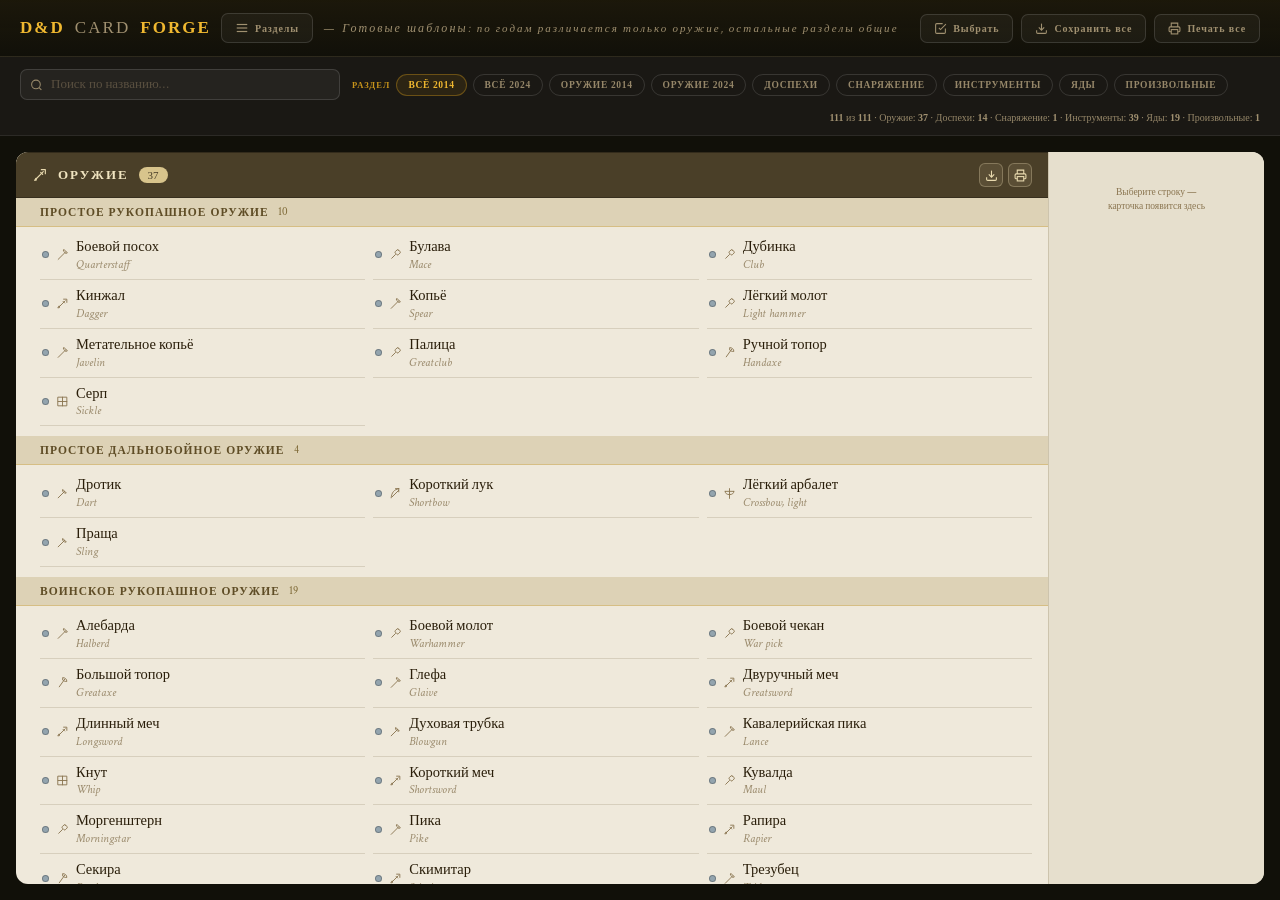
<file: templates.html>
<!DOCTYPE html>
<html lang="ru">
<head>
<meta charset="UTF-8"/>
<meta name="viewport" content="width=device-width,initial-scale=1.0"/>
<title>D&amp;D Card Forge — Готовые шаблоны</title>
<meta name="description" content="Готовые шаблоны карточек D&D 5e: примеры оружия, доспехов и снаряжения — откройте в генераторе и настройте под себя."/>
<meta name="theme-color" content="#111009"/>
<link rel="icon" type="image/svg+xml" href="favicon.svg"/>
<link rel="icon" type="image/png" sizes="32x32" href="favicon-32.png"/>
<link rel="apple-touch-icon" href="apple-touch-icon.png"/>
<meta property="og:type" content="website"/>
<meta property="og:url" content="https://iuchar.github.io/dnd-card-forge/templates.html"/>
<meta property="og:title" content="D&D Card Forge — Готовые шаблоны"/>
<meta property="og:description" content="Готовые шаблоны карточек D&D 5e: примеры оружия, доспехов и снаряжения — откройте в генераторе и настройте под себя."/>
<meta property="og:image" content="https://iuchar.github.io/dnd-card-forge/og-image.jpg"/>
<meta property="og:image:width" content="1200"/>
<meta property="og:image:height" content="630"/>
<link href="https://fonts.googleapis.com/css2?family=Crimson+Text:ital,wght@0,400;0,600;1,400;1,700&display=swap" rel="stylesheet"/>
<script src="lib/jszip.min.js" defer></script>
<script src="lib/jspdf.umd.min.js" defer></script>
<style>
/* ═══ ОБЩИЙ ХРОМ ВСЕХ СТРАНИЦ ═══
   Тема, сброс, шапка, навигация, тосты, видимый фокус — одинаково на генераторах
   и в галереях. Раньше эти правила лежали копиями в styles.css и gallery-styles.css
   и успели разойтись: правка в одном файле не доезжала до другого.
   Подключать ПЕРВЫМ, до styles.css / gallery-styles.css. */

*,*::before,*::after{box-sizing:border-box;margin:0;padding:0;}
html{font-size:15px;height:100%;overflow:hidden;}
body{background:var(--bg);color:var(--text);font-family:'Crimson Text',Georgia,serif;height:100%;display:flex;flex-direction:column;overflow:hidden;}
.header{padding:13px 20px;display:flex;align-items:center;justify-content:space-between;border-bottom:0.5px solid var(--border);background:linear-gradient(to bottom,rgba(200,148,26,.06),transparent);gap:12px;flex-wrap:wrap;flex-shrink:0;}
.logo{font-family:'Times New Roman',Times,serif;font-size:17px;font-weight:700;letter-spacing:.12em;color:var(--gold-l);white-space:nowrap;}
/* Пояснение про редакции у подзаголовка страницы. Шапка обязана оставаться в
   одну строку: перенос выталкивает кнопки действий вниз и поднимает её высоту
   втрое. Поэтому подпись мельче, не переносится, а на узком экране прячется —
   в строке разделов год и так написан на кнопках. */
.hdr-note{font-size:11px;color:var(--text3);white-space:nowrap;}
/* 1240px — замер: при 1280 подпись кончается на 895, кнопки начинаются с 938 */
@media (max-width:1240px){.hdr-note{display:none;}}
.logo span{color:var(--text2);font-weight:400;}
.hbtn:hover{background:rgba(255,255,255,.09);color:var(--text);}
.hbtn svg{width:13px;height:13px;flex-shrink:0;}
.nav-wrap{position:relative;flex-shrink:0;}
.nav-toggle svg{width:14px;height:14px;flex-shrink:0;}
.nav-toggle:hover,.nav-toggle.open{background:rgba(255,255,255,.09);color:var(--text);}
.nav-menu{position:absolute;top:calc(100% + 8px);left:0;width:230px;background:var(--bg2);border:0.5px solid var(--border2);border-radius:10px;padding:6px;box-shadow:0 8px 32px rgba(0,0,0,.55);z-index:300;display:none;max-height:460px;overflow-y:auto;scrollbar-width:thin;scrollbar-color:var(--bg4) transparent;}
.nav-menu.open{display:block;}
.nav-item{display:flex;align-items:center;gap:8px;padding:7px 10px;border-radius:6px;font-family:'Times New Roman',Times,serif;font-size:10px;letter-spacing:.07em;color:var(--text2);cursor:pointer;transition:all .13s;text-decoration:none;}
.nav-item > svg{flex-shrink:0;}
.nav-item:hover{background:rgba(255,255,255,.06);color:var(--text);}
.nav-item.nav-active{background:rgba(200,148,26,.12);color:var(--gold-l);border:0.5px solid rgba(200,148,26,.2);}
.nav-item.nav-disabled{color:#5a5040;cursor:default;pointer-events:none;font-size:9.5px;padding:5px 10px;}
.nav-sep{height:0.5px;background:var(--border);margin:5px 4px;}
.nav-badge{margin-left:auto;font-family:'Crimson Text',Georgia,serif;font-size:8.5px;letter-spacing:.02em;color:#c88a4a;border:0.5px solid rgba(200,138,74,.4);border-radius:4px;padding:1px 5px;text-transform:lowercase;flex-shrink:0;}
.toast.show{transform:translateX(-50%) translateY(0);}
:root{
  --bg:#111009;--bg2:#1a1814;--bg3:#252018;--bg4:#2e2a20;
  --border:rgba(255,255,255,0.08);--border2:rgba(255,255,255,0.13);
  --text:#e0d8c8;--text2:#a09070;--text3:#968769;
  --gold:#c8941a;--gold-l:#f0b830;
  --accent:#4a3fa0;--accent-l:#8070e0;
  --ca:#f5f5f5;
  --r:10px;
}
.nav-toggle{padding:7px 13px;font-family:'Times New Roman',Times,serif;font-size:10px;font-weight:600;letter-spacing:.09em;cursor:pointer;border:0.5px solid var(--border2);border-radius:7px;background:rgba(255,255,255,.04);color:var(--text2);transition:all .14s;display:flex;align-items:center;gap:6px;white-space:nowrap;}
.nav-section-lbl{font-family:'Times New Roman',Times,serif;font-size:8px;letter-spacing:.18em;text-transform:uppercase;color:var(--text3);padding:5px 10px 3px;pointer-events:none;}
:focus-visible{outline:2px solid var(--gold-l,#f0b830);outline-offset:2px;border-radius:3px;}
/* Обводку гасим только там, где она пришла НЕ с клавиатуры: :focus-visible выше
   остаётся видимым. Обе строки лежали копиями в ядах и инструментах. */
html:focus,body:focus{outline:none;}
button:focus:not(:focus-visible){outline:none;}
.si:focus-visible,.coll-search:focus-visible,textarea:focus-visible{outline:none;}
.si:focus-visible{border-color:var(--gold-l,#f0b830);border-width:1.5px;}
.coll-search:focus-visible{border-color:var(--accent-l);border-width:1.5px;}
.rp:focus-visible{outline-offset:3px;}
/* Кнопки шапки (.hbtn) — общие для генераторов и галерей; text-decoration
   нужен галереям, где .hbtn висит на ссылках */
.hbtn{padding:7px 13px;font-family:'Times New Roman',Times,serif;font-size:10px;font-weight:600;letter-spacing:.09em;cursor:pointer;border:0.5px solid var(--border2);border-radius:7px;background:rgba(255,255,255,.04);color:var(--text2);transition:all .14s;display:flex;align-items:center;gap:6px;white-space:nowrap;text-decoration:none;}
.hbtn.gold{border-color:var(--gold);background:rgba(200,148,26,.1);color:var(--gold-l);}
.hbtn.gold:hover{background:rgba(200,148,26,.2);}
.hbtn:disabled{opacity:.3;cursor:default;pointer-events:none;}
.hbtn.danger{border-color:rgba(220,60,60,.25);color:#c07060;}
.hbtn.danger:not(:disabled):hover{background:rgba(220,60,60,.1);color:#e08070;border-color:rgba(220,60,60,.4);}
.hbtn-sep{width:0.5px;height:20px;background:var(--border);margin:0 2px;flex-shrink:0;}
/* Общие стили галерей (collection + templates): фильтр-бар, сетка,
   карточки-миниатюры, превью-модалка, шапки групп, тосты. */

/* HEADER */

.header-right{display:flex;gap:8px;align-items:center;flex-wrap:wrap;}

/* NAV */

/* иконку не сжимаем: у длинных пунктов с бейджем flex схлопывал её до нуля */

/* PAGE LAYOUT */
.pg-layout{display:flex;flex-direction:column;flex:1;min-height:0;overflow:hidden;}
/* FILTER BAR */
.filter-bar{padding:12px 20px;border-bottom:0.5px solid var(--border);display:flex;align-items:center;gap:12px;flex-shrink:0;background:var(--bg2);flex-wrap:wrap;}
.filter-search-wrap{position:relative;flex:1;min-width:160px;max-width:320px;}
.filter-search-icon{position:absolute;left:10px;top:50%;transform:translateY(-50%);color:var(--text3);pointer-events:none;}
.filter-search{width:100%;background:rgba(255,255,255,.05);border:0.5px solid var(--border2);border-radius:7px;color:var(--text);font-family:'Crimson Text',Georgia,serif;font-size:13px;padding:6px 30px 6px 30px;outline:none;transition:border-color .15s;}
.filter-search:focus{border-color:var(--accent-l);}
.filter-search::placeholder{color:#5a5040;}
.filter-search-clear{position:absolute;right:8px;top:50%;transform:translateY(-50%);background:none;border:none;color:var(--text3);cursor:pointer;font-size:13px;line-height:1;padding:2px;display:none;}
.filter-search-clear:hover{color:var(--text2);}
.filter-stats{font-family:'Times New Roman',Times,serif;font-size:10px;color:var(--text3);white-space:nowrap;margin-left:auto;}
.filter-stats b{color:var(--text2);}
.grid-wrap::-webkit-scrollbar{width:5px;}
.grid-wrap::-webkit-scrollbar-thumb{background:var(--bg4);border-radius:3px;}
/* Сетка плиток удалена: обе галереи рисуют указатель и таблицу (gallery-index.js).
   .g-card-del живёт ниже — кнопка удаления переехала в строку. */
/* EMPTY STATE */
.empty-state{display:flex;flex-direction:column;align-items:center;justify-content:center;flex:1;padding:40px 20px;gap:16px;background:#efe9db;margin:16px;border-radius:12px;}
.empty-state svg{opacity:.15;}
.empty-state-title{font-family:'Times New Roman',Times,serif;font-size:13px;font-weight:600;color:var(--text3);letter-spacing:.1em;}
.empty-state-sub{font-family:'Crimson Text',Georgia,serif;font-size:13px;color:var(--text3);text-align:center;line-height:1.7;max-width:320px;}
/* ссылки под пустым состоянием: были копиями в коллекции и книге заклинаний,
   в шаблонах их нет — правила лёгкие, пусть едут со всей галерейной вёрсткой */
.empty-state-links{display:flex;gap:10px;margin-top:8px;flex-wrap:wrap;justify-content:center;}
.empty-state-link{padding:7px 16px;font-family:'Times New Roman',Times,serif;font-size:10px;font-weight:600;letter-spacing:.09em;cursor:pointer;border:0.5px solid var(--border2);border-radius:7px;background:rgba(255,255,255,.04);color:var(--text2);text-decoration:none;transition:all .14s;}
.empty-state-link:hover{background:rgba(255,255,255,.09);color:var(--text);}
/* PREVIEW MODAL */
.prev-bg{position:fixed;inset:0;background:rgba(0,0,0,.72);z-index:200;display:none;align-items:center;justify-content:center;padding:16px;}
.prev-bg.open{display:flex;}
.prev-box{background:var(--bg2);border:0.5px solid var(--border2);border-radius:14px;padding:20px;width:min(750px,94vw);max-width:min(750px,94vw);max-height:95vh;overflow-y:auto;display:flex;flex-direction:column;gap:16px;scrollbar-width:thin;scrollbar-color:var(--bg4) transparent;}
.prev-head{display:flex;align-items:center;justify-content:space-between;gap:12px;flex-shrink:0;}
.prev-title{font-family:'Times New Roman',Times,serif;font-size:13px;font-weight:700;color:var(--gold-l);letter-spacing:.07em;}
.prev-close{width:28px;height:28px;background:rgba(255,255,255,.05);border:0.5px solid var(--border2);border-radius:50%;color:var(--text2);cursor:pointer;font-size:12px;display:flex;align-items:center;justify-content:center;transition:all .13s;flex-shrink:0;}
/* наведение было копией во всех трёх галереях, хотя само правило уже общее */
.prev-close:hover{background:rgba(220,60,60,.15);color:#e08070;border-color:rgba(220,60,60,.3);}
.side-lbl{font-family:'Times New Roman',Times,serif;font-size:9px;letter-spacing:.1em;text-transform:uppercase;color:#b0a890;}
.prev-actions{display:flex;gap:8px;flex-wrap:wrap;justify-content:center;flex-shrink:0;}
.c-meta-item.cost{color:#8a6010;}
.cst{background:rgba(0,0,0,.07);border:.5px solid rgba(0,0,0,.12);border-radius:4px;padding:2px 6px;display:flex;flex-direction:column;align-items:center;min-width:40px;}
.cst-l{font-family:'Times New Roman',Times,serif;font-size:7.5px;color:#8a7860;letter-spacing:.05em;text-transform:uppercase;margin-bottom:1px;}
.cst-v{font-size:13px;font-weight:700;color:#2a1e0a;}
/* armor info-row */
.c-info-row{display:flex;align-items:stretch;flex-shrink:0;}
/* Не декорация: у части людей анимации вызывают тошноту и мигрень.
   Живёт здесь, а не в styles.css, потому что галереи его не подключают. */
@media (prefers-reduced-motion:reduce){
  *,*::before,*::after{animation-duration:.01ms!important;animation-iteration-count:1!important;transition-duration:.01ms!important;scroll-behavior:auto!important;}
}
/* TOAST */
/* Кривая без перелёта, как у генераторов (styles.css): прежняя уводила тост
   выше конечной точки и возвращала обратно, он подпрыгивал в конце появления. */
.toast{position:fixed;bottom:24px;left:50%;transform:translateX(-50%) translateY(60px);background:var(--bg3);border:0.5px solid var(--border2);border-radius:8px;padding:9px 18px;font-family:'Times New Roman',Times,serif;font-size:11px;color:var(--text);letter-spacing:.06em;z-index:500;transition:transform .3s cubic-bezier(.22,1,.36,1);pointer-events:none;}

/* группы галереи */
#grid-area{display:block;padding:0;background:#efe9db;margin:16px;border-radius:12px;overflow:hidden;min-height:calc(100% - 32px);}
.gal-section{padding-bottom:14px;}
.gal-section-head{display:flex;align-items:center;gap:10px;padding:9px 20px;background:#ddd2b6;border-top:1px solid rgba(200,148,26,.22);border-bottom:2px solid rgba(200,148,26,.42);}
.gal-section-title{font-family:'Times New Roman',Times,serif;font-size:12px;font-weight:600;letter-spacing:.1em;text-transform:uppercase;color:#5f4d26;}
.gal-section-count{font-family:'Times New Roman',Times,serif;font-size:10px;color:#6e5a2e;background:rgba(200,148,26,.16);border:0.5px solid rgba(200,148,26,.3);border-radius:20px;padding:2px 9px;}
/* ═══ ПОЛНОЕ ОПИСАНИЕ ═══
   Окно перестало быть вторым списком свойств — он есть в панели справа. Здесь
   разворот компендиума: пергаментный лист на тёмной подложке, проза набрана
   для чтения, свойства ужаты в справочный столбец сбоку. */
.prev-bg .prev-box:has(.pv-page){background:#efe9db;border-color:rgba(90,72,32,.3);padding:0;overflow:hidden;gap:0;}
.prev-bg .prev-box:has(.pv-page) .prev-head{padding:12px 20px;background:#4a3f28;border-bottom:1px solid rgba(0,0,0,.25);}
.prev-bg .prev-box:has(.pv-page) .prev-title{color:#f0e4c0;}
.prev-bg .prev-box:has(.pv-page) .prev-actions{padding:12px 26px 16px;border-top:1px solid rgba(90,72,32,.22);background:#e6dfcd;}
.prev-bg .prev-box:has(.pv-page) .prev-actions .hbtn{border-color:rgba(90,72,32,.35);background:rgba(90,72,32,.07);color:#5f4d26;}
.prev-bg .prev-box:has(.pv-page) .prev-actions .hbtn:hover{background:rgba(90,72,32,.16);color:#2a1e0a;}

.prev-body{overflow-y:auto;flex:1;min-height:0;}
.pv-page{padding:22px 26px 24px;}
.pv-head{border-bottom:2px solid rgba(150,110,30,.4);padding-bottom:11px;margin-bottom:18px;}
/* Цвет редкости — полосой под шапкой окна (как шапка карточки) и точкой в
   надзаголовке (как в строке указателя). У ядов и произвольных здесь их
   собственная палитра: цвет ставит galPal, а не шкала редкости. */
.pv-stripe{height:4px;flex-shrink:0;}
.pv-eyebrow{display:flex;align-items:center;gap:7px;font-family:'Times New Roman',Times,serif;font-size:9.5px;font-weight:700;letter-spacing:.18em;text-transform:uppercase;color:#8a7550;margin-bottom:5px;}
.pv-dot{width:8px;height:8px;border-radius:50%;flex-shrink:0;border:0.5px solid rgba(0,0,0,.25);}
.pv-name{font-family:'Times New Roman',Times,serif;font-size:24px;font-weight:700;color:#2a1e0a;margin:0;line-height:1.15;text-wrap:balance;}
.pv-en{font-size:14px;font-style:italic;color:#8a7550;margin-top:3px;}

.pv-cols{display:flex;gap:26px;align-items:flex-start;}
.pv-aside{width:210px;flex-shrink:0;}
.pv-body{flex:1;min-width:0;max-width:62ch;}

.pv-img{border:2px solid #3a2810;border-radius:3px;background:#cfc0a0;position:relative;overflow:hidden;
  width:100%;aspect-ratio:16/9;box-sizing:content-box;margin-bottom:14px;}
.pv-img::after{content:'';position:absolute;inset:4px;border:1px solid rgba(160,120,56,.7);border-radius:2px;pointer-events:none;}
.pv-img img{width:100%;height:100%;object-fit:contain;display:block;}

/* справочный столбец: мельче прозы, он для сверки, а не для чтения */
.pv-stat{font-size:12.5px;}
.pv-strow{display:flex;justify-content:space-between;gap:10px;padding:4px 0;border-bottom:0.5px solid rgba(90,72,32,.16);}
.pv-strow .k{font-family:'Times New Roman',Times,serif;font-size:9px;letter-spacing:.06em;text-transform:uppercase;color:#8a7550;align-self:center;white-space:nowrap;}
/* min-width:0 обязателен: без него флекс-элемент не даёт слову перенестись и
   длинное слово вылезает за край столбца («продолжительного» в длительности) */
.pv-strow .v{color:#2a1e0a;text-align:right;min-width:0;overflow-wrap:break-word;}
/* перечень остался в столбце, но во всю ширину: подпись сверху, текст слева */
.pv-strow.wide{display:block;}
.pv-strow.wide .k{display:block;margin-bottom:2px;}
.pv-strow.wide .v{display:block;text-align:left;line-height:1.45;}
/* перечень переехал в тело окна (pvBodyFields): мельче прозы — это перечень,
   а не текст, но крупнее справочного столбца, потому что его читают */
.pv-text.pv-list{font-size:15px;line-height:1.6;}

/* проза — то, ради чего окно и открывают */
.pv-quote{margin:0 0 18px;padding:0 0 0 16px;border-left:2px solid rgba(150,110,30,.45);
  font-size:16px;font-style:italic;line-height:1.6;color:#5f4d26;}
.pv-sec{margin-bottom:18px;}
.pv-sec h3{font-family:'Times New Roman',Times,serif;font-size:10px;font-weight:700;letter-spacing:.16em;text-transform:uppercase;
  color:#8a6b2e;margin:0 0 6px;}
.pv-text{font-size:16px;line-height:1.7;color:#241a08;white-space:pre-wrap;overflow-wrap:break-word;}
/* Текст мастера: закрыт, пока его не откроют. Стоит последним разделом и
   выглядит как замок, а не как заголовок, — иначе игрок прочитает проклятие
   через плечо раньше, чем оно сработает. */
.pv-gm{border-top:1px solid rgba(90,72,32,.2);padding-top:14px;margin-top:4px;}
.pv-gm-btn{display:inline-flex;align-items:center;gap:7px;font-family:'Times New Roman',Times,serif;
  font-size:10px;font-weight:700;letter-spacing:.16em;text-transform:uppercase;color:#7c231a;
  background:rgba(124,35,26,.07);border:1px solid rgba(124,35,26,.28);border-radius:20px;
  padding:6px 13px;cursor:pointer;transition:background .14s,color .14s;}
.pv-gm-btn:hover{background:rgba(124,35,26,.13);}
.pv-gm-btn.on{background:rgba(124,35,26,.16);color:#5e1a13;}
/* засечка слева 2px — тот же приём, что у счётчиков на карточке (.c-eqcell),
   а не украшение ради украшения */
.pv-gm-box{margin-top:11px;padding-left:13px;border-left:2px solid rgba(124,35,26,.35);}
.pv-text u{text-decoration:underline;text-underline-offset:2px;}
.pv-empty{font-size:15px;font-style:italic;color:#8a7550;}
@media (max-width:700px){
  .pv-cols{flex-direction:column;}
  .pv-aside{width:100%;}
  .pv-page{padding:18px;}
  .pv-name{font-size:20px;}
}

#m-fields{max-height:48vh;overflow:auto;padding-right:4px;}
/* действия галереи: печать/сохранение */
.gp-bg{position:fixed;inset:0;background:rgba(0,0,0,.55);z-index:500;display:none;align-items:center;justify-content:center;}
.gp-bg.open{display:flex;}
.gp-box{background:var(--bg2);border:0.5px solid var(--border2);border-radius:12px;padding:22px 22px 18px;width:360px;box-shadow:0 8px 32px rgba(0,0,0,.5);}
.gp-box h3{font-family:'Times New Roman',Times,serif;font-size:15px;color:var(--text);margin:0 0 4px;text-align:center;}
.gp-box p{font-size:12px;color:var(--text2);margin:0 0 14px;text-align:center;}
.gp-btns{display:flex;flex-direction:column;gap:8px;}
.gp-btns .hbtn{justify-content:center;}
.gal-grp-acts{display:inline-flex;gap:5px;margin-left:auto;}
.gal-grp-save,.gal-grp-print{display:inline-flex;align-items:center;justify-content:center;width:24px;height:24px;border-radius:6px;border:0.5px solid rgba(90,72,32,.3);background:rgba(90,72,32,.07);color:#5a4820;cursor:pointer;padding:0;}
.gal-grp-save:hover,.gal-grp-print:hover{color:#2a1e0a;background:rgba(90,72,32,.14);border-color:rgba(90,72,32,.5);}
/* множественный выбор */
.hbtn.active{background:rgba(200,148,26,.15);color:var(--gold-l);border-color:rgba(200,148,26,.3);}
.sel-bar{display:none;align-items:center;gap:8px;padding:8px 20px;border-bottom:0.5px solid var(--border);background:rgba(200,148,26,.06);flex-wrap:wrap;}
.sel-bar.open{display:flex;}
.sel-info{font-family:'Times New Roman',Times,serif;font-size:11px;color:var(--text2);margin-right:auto;}
.sel-info b{color:var(--gold-l);}
/* выпадающие фильтры */
.fdd-host{display:flex;flex-wrap:wrap;gap:6px;align-items:center;}
.fdd-wrap{position:relative;}
.fdd{display:inline-flex;align-items:center;gap:5px;font-family:'Times New Roman',Times,serif;font-size:9px;font-weight:600;letter-spacing:.07em;text-transform:uppercase;color:var(--text3);background:transparent;border:0.5px solid var(--border2);border-radius:20px;padding:5px 11px;cursor:pointer;transition:all .14s;}
.fdd:hover{color:var(--text2);background:rgba(255,255,255,.05);}
.fdd.on{color:var(--gold-l);border-color:rgba(200,148,26,.4);background:rgba(200,148,26,.1);}
.fdd-cnt{background:var(--gold);color:#1a1208;border-radius:10px;font-size:8px;padding:0 5px;min-width:14px;text-align:center;}
.fdd-chev{opacity:.55;}
.fdd-panel{position:absolute;top:calc(100% + 6px);left:0;min-width:185px;max-height:340px;overflow-y:auto;background:var(--bg2);border:0.5px solid var(--border2);border-radius:10px;box-shadow:0 8px 28px rgba(0,0,0,.55);z-index:350;display:none;padding-bottom:4px;scrollbar-width:thin;scrollbar-color:var(--bg4) transparent;}
.fdd-panel.open{display:block;}
.fdd-pedals{display:flex;gap:6px;padding:8px 10px;border-bottom:0.5px solid var(--border);position:sticky;top:0;background:var(--bg2);}
.fdd-pedal{flex:1;font-family:'Times New Roman',Times,serif;font-size:9px;letter-spacing:.04em;color:var(--text3);background:transparent;border:none;border-radius:6px;padding:6px 0;cursor:pointer;transition:all .12s;}
.fdd-pedal:hover{color:var(--gold-l);background:rgba(200,148,26,.13);}
.fdd-opt{display:flex;align-items:center;gap:9px;padding:7px 12px;font-size:13px;color:var(--text);cursor:pointer;white-space:nowrap;}
.fdd-opt:hover{background:linear-gradient(90deg,rgba(255,255,255,.13),rgba(255,255,255,0));}
.fdd-empty{padding:10px 12px;font-size:12px;color:var(--text3);text-align:center;}
.fdd-cbx{width:15px;height:15px;border-radius:4px;border:1.5px solid var(--text3);flex-shrink:0;display:flex;align-items:center;justify-content:center;color:#1a1208;}
.fdd-cbx.ck{background:var(--gold);border-color:var(--gold);}
.fdd-dot{width:12px;height:12px;border-radius:50%;flex-shrink:0;}

/* ═══ УКАЗАТЕЛЬ И ТАБЛИЦА (gallery-index.js) ═══
   Сетка плиток показывала 74 одинаковых серых прямоугольника: картинка есть
   у считанных карточек. Здесь плотный указатель для «Всего» и таблица со
   своими колонками для раздела. Светлая область — та же, что была у сетки. */

/* строка разделов живёт внутри .filter-bar; фильтры и сортировка — своими строками */
.gx-secbar{display:flex;align-items:center;gap:6px;flex-wrap:wrap;row-gap:6px;}
.filter-bar-sub{padding:7px 20px;background:rgba(200,148,26,.05);}
.gx-sortbar{display:none;align-items:center;gap:7px;padding:7px 20px;border-bottom:0.5px solid var(--border);flex-wrap:wrap;row-gap:6px;background:rgba(200,148,26,.05);}
.gx-sortbar.open{display:flex;}
.gx-blbl{font-family:'Times New Roman',Times,serif;font-size:8.5px;font-weight:700;letter-spacing:.13em;text-transform:uppercase;color:var(--gold);white-space:nowrap;}
.gx-sec{font-family:'Times New Roman',Times,serif;font-size:9.5px;font-weight:600;letter-spacing:.07em;text-transform:uppercase;color:var(--text3);border:0.5px solid var(--border2);border-radius:20px;padding:5px 11px;cursor:pointer;background:transparent;transition:background-color .14s,color .14s,border-color .14s;white-space:nowrap;}
.gx-sec:hover{color:var(--text2);background:rgba(255,255,255,.05);}
.gx-sec.on{color:var(--gold-l);border-color:rgba(200,148,26,.4);background:rgba(200,148,26,.1);}

/* светлая область: список + панель */
.gx-stage{display:flex;flex:1;min-height:0;background:#efe9db;margin:16px;border-radius:12px;overflow:hidden;}
/* Прокрутка обеих осей ЗДЕСЬ, а не на .gx-tw вокруг таблицы. Пока горизонталь
   висела на .gx-tw, полоса прокрутки оказывалась под таблицей, то есть внизу
   всего списка: до неё приходилось листать сотню строк. Заодно .gx-tw был
   скролл-контейнером без ограничения по высоте, и sticky-шапка таблицы липла
   к нему, а не к экрану — то есть не липла вовсе. Одно место прокрутки чинит
   и полосу, и шапку. */
.gx-main{flex:1;min-width:0;overflow:auto;scrollbar-width:thin;scrollbar-color:var(--bg4) transparent;}
/* #grid-area из старой сетки живёт ниже и по ID перебивает .gx-main — гасим его
   здесь. Само правило не трогаем: по нему до сих пор рисуется книга заклинаний. */
.gx-stage > #grid-area{display:block;padding:0;margin:0;background:transparent;border-radius:0;min-height:0;overflow:auto;}
.gx-main::-webkit-scrollbar{width:5px;height:5px;}
.gx-main::-webkit-scrollbar-thumb{background:rgba(90,72,32,.35);border-radius:3px;}
/* Полоса прокрутки идёт вдоль всей высоты контейнера, в том числе мимо липкой
   шапки, и справа от шапки оставалась тёмная подложка страницы — на светлом
   пергаменте это резало глаз. Красим верх контейнера в цвет шапки: фон
   контейнера не уезжает вместе с содержимым, поэтому полоска стоит на месте.
   Высота 30px = высота строки шапки (padding 9px + 10px кегля + рамка). */
/* селектор с id: иначе #grid-area со своим background перебьёт по весу */
.gx-stage > #grid-area.gx-main,.gx-main{background:linear-gradient(#ddd2b6 0 30px,transparent 30px);}
.gx-main::-webkit-scrollbar-track{background:transparent;}
.gx-main::-webkit-scrollbar-track-piece:vertical:start{background:#ddd2b6;}

/* уровень 1 — генератор, уровень 2 — подраздел */
/* Уровень генератора — тёмная полоса, как разделитель главы в книге. Раньше обе
   плашки были из одной охры и различались на семь процентов светлоты, отчего
   иерархия читалась плохо. Взят контраст, а не новый цвет: цветом в галерее уже
   говорит редкость, и второй цветовой язык с ней бы спорил. */
.gx-h1{display:flex;align-items:center;gap:10px;padding:10px 16px;background:#4a3f28;border-top:1px solid rgba(0,0,0,.3);border-bottom:1px solid rgba(0,0,0,.25);position:sticky;top:0;z-index:3;}
.gx-h1 > svg{width:16px;height:16px;color:#e8d9ae;flex-shrink:0;}
.gx-h1 .t{font-family:'Times New Roman',Times,serif;font-size:13px;font-weight:700;letter-spacing:.15em;text-transform:uppercase;color:#f0e4c0;}
.gx-h1 .c{font-family:'Times New Roman',Times,serif;font-size:11px;color:#4a3f28;background:#d8c48c;border-radius:20px;padding:2px 9px;}
/* кнопки группы лежат на этой полосе — на тёмном их прежняя охра не видна */
.gx-h1 .gal-grp-save,.gx-h1 .gal-grp-print{border-color:rgba(232,217,174,.3);background:rgba(232,217,174,.1);color:#e8d9ae;}
.gx-h1 .gal-grp-save:hover,.gx-h1 .gal-grp-print:hover{background:rgba(232,217,174,.22);border-color:rgba(232,217,174,.5);color:#fbf1d8;}
.gx-h2{display:flex;align-items:center;gap:9px;padding:7px 16px 7px 24px;background:#ddd2b6;border-bottom:0.5px solid rgba(200,148,26,.32);position:sticky;top:41px;z-index:2;}
.gx-h2 .t{font-family:'Times New Roman',Times,serif;font-size:11.5px;font-weight:700;letter-spacing:.09em;text-transform:uppercase;color:#5f4d26;}
.gx-h2 .c{font-size:11px;color:#7d6835;}

/* Строки указателя. Ширина колонки фиксированная, число колонок считает сам
   браузер через auto-fill. Раньше это считал JS, замеряя отрисованный текст, и
   ломался: scrollWidth отдаёт бо́льшее из ширины текста и ширины элемента, а
   название лежит в растянутом блоке — выходила обратная связь, при расширении
   окна колонки переставали добавляться.
   316px и зазор 8px подобраны так, чтобы на мониторе 1920 (1622px под список)
   вставало 5 колонок И название в 34 символа помещалось целиком:
   (1622 − 4×8) / 5 = 318px на колонку, минус 60px служебных (точка, значок,
   зазоры, поля и место под кнопку удаления) = 258px под подпись при нужных 256.
   Зазор здесь мал намеренно: он оплачен теми самыми символами. При смене кегля,
   значка или отступов строки пересчитать. */
.gx-ix{display:grid;grid-template-columns:repeat(auto-fill,minmax(316px,1fr));column-gap:8px;padding:4px 16px 10px 24px;}
/* служебная часть строки = 60px: точка 7 + значок 13 + два зазора 14 + поля 2
   и 24 под кнопку удаления. Ровно на неё заложен минимум колонки выше. */
.gx-row{display:flex;align-items:center;gap:7px;padding:7px 2px;border-bottom:0.5px solid rgba(90,72,32,.16);cursor:pointer;min-width:0;position:relative;}
.gx-row:hover{background:rgba(200,148,26,.09);}
.gx-row.gx-sel{background:rgba(200,148,26,.2);}
.gx-dot{width:7px;height:7px;border-radius:50%;flex-shrink:0;border:0.5px solid rgba(0,0,0,.25);}
.gx-gi{width:13px;height:13px;flex-shrink:0;color:#8a7550;display:flex;}
.gx-gi svg{width:13px;height:13px;}
/* в указателе название и английское имя стоят одно под другим */
.gx-txt{display:flex;flex-direction:column;min-width:0;flex:1;}
.gx-n{font-size:14.5px;color:#2a1e0a;white-space:nowrap;overflow:hidden;text-overflow:ellipsis;min-width:0;line-height:1.3;}
.gx-e{font-size:12px;font-style:italic;color:#9a8a6c;white-space:nowrap;overflow:hidden;text-overflow:ellipsis;min-width:0;line-height:1.25;}

/* таблица раздела */
/* обёртка больше не скроллит: и горизонталь, и вертикаль на .gx-main */
.gx-tw{overflow:visible;}
/* fixed: ширины из colgroup должны соблюдаться. При auto браузер раздавал
   место по содержимому и «Цена» с «Весом» получали столько же, сколько
   название, хотя в них десяток знаков. min-width держит таблицу читаемой на
   узком экране — дальше включается горизонтальная прокрутка .gx-tw. */
/* Кегль общий с книгой заклинаний: строка 12.5px, заголовок 10px. У раздела
   до десяти колонок, и на 14px они не помещались по ширине. Плотный указатель
   «Всё» живёт на своей шкале (.gx-n/.gx-e) и сюда не входит. */
table.gx-t{width:100%;min-width:100%;border-collapse:collapse;font-size:12.5px;table-layout:fixed;}
.gx-t thead th{position:sticky;top:0;z-index:2;background:#ddd2b6;color:#5f4d26;font-family:'Times New Roman',Times,serif;font-size:10px;font-weight:700;letter-spacing:.12em;text-transform:uppercase;text-align:left;padding:9px 12px;border-bottom:1px solid rgba(200,148,26,.4);white-space:nowrap;}
.gx-t thead th.num{text-align:right;}
.gx-t tbody td{padding:8px 12px;border-bottom:0.5px solid rgba(90,72,32,.16);color:#7a6850;white-space:nowrap;overflow:hidden;text-overflow:ellipsis;}
/* «Свойства» — единственная колонка со списком: ей перенос, а не многоточие */
.gx-t tbody td .gx-dim,.gx-t tbody td .gx-wrap{white-space:normal;display:block;line-height:1.35;}
/* «Использование»: каждое действие своей строкой */
.gx-t tbody td .gx-uline{display:block;}
.gx-t tbody td.num{text-align:right;font-variant-numeric:tabular-nums;}
.gx-t tbody tr{cursor:pointer;position:relative;}
.gx-t tbody tr:hover{background:rgba(200,148,26,.09);}
.gx-t tbody tr.gx-sel{background:rgba(200,148,26,.2);}
.gx-tn{display:flex;align-items:center;gap:8px;color:#2a1e0a;font-weight:600;}
.gx-tn svg{width:14px;height:14px;flex-shrink:0;color:#8a7550;}
.gx-en{font-style:italic;color:#9a8a6c;font-size:12.5px;font-weight:400;}
/* Статусы строки — те же печати, что в форме генератора: винная у проклятия,
   золотая у настройки. Кладём рядом, а не текстом, чтобы колонка оставалась
   узкой и читалась одним взглядом вдоль столбца. */
.gx-flag{display:inline-block;width:10px;height:10px;border-radius:50%;margin-right:5px;
  vertical-align:-1px;border:1px solid rgba(0,0,0,.28);
  box-shadow:inset 0 2px 2px rgba(255,255,255,.4),inset 0 -2px 3px rgba(0,0,0,.3);}
.gx-flag:last-child{margin-right:0;}
.gx-flag.cursed{background:#7c231a;}
.gx-flag.attune{background:#c8941a;}
.gx-dim{color:#9a8a6c;font-size:12.5px;}

/* панель карточки справа */
.gx-side{width:216px;flex-shrink:0;border-left:1px solid rgba(90,72,32,.18);background:#e6dfcd;padding:14px;display:flex;flex-direction:column;align-items:center;gap:9px;overflow-y:auto;}
/* Заголовок панели: название и английское имя стоят НАД картинкой — это
   заголовок карточки, а не подпись на обложке. */
.gx-head{width:100%;}
.gx-cn{font-family:'Times New Roman',Times,serif;font-size:13px;font-weight:700;color:#2a1e0a;line-height:1.25;}
.gx-ce{font-size:11px;font-style:italic;color:#7a6850;margin-top:1px;}
/* Слот картинки повторяет генератор: та же тёмная рамка с внутренним волоском
   (.c-img в card-new.css) и ровно та пропорция, к которой режет кроп —
   CARD_RATIO = 16/9 в crop.js. Поэтому изображение из генератора просто
   уменьшается один в один. object-fit:contain, а не cover: у правильно
   обрезанной картинки результат тот же, но случайная нестандартная не потеряет
   края. Нет картинки — остаётся пустой слот. */
/* box-sizing:content-box намеренно: пропорция должна лечь на саму картинку, а не
   на рамку вместе с ней, иначе внутри остаются тонкие поля и «уменьшение один
   в один» перестаёт быть точным. */
/* border-box, иначе рамка в 2px прибавляется к 100% ширины: слот вылезал на
   4px шире строк свойств и панель получала горизонтальную прокрутку */
.gx-img{width:100%;aspect-ratio:16/9;box-sizing:border-box;border:2px solid #3a2810;border-radius:3px;background:#cfc0a0;position:relative;overflow:hidden;flex-shrink:0;}
.gx-img::after{content:'';position:absolute;inset:4px;border:1px solid rgba(160,120,56,.7);border-radius:2px;pointer-events:none;}
.gx-img img{width:100%;height:100%;object-fit:contain;display:block;}
.gx-st{width:100%;font-size:13px;}
.gx-str{display:flex;justify-content:space-between;gap:9px;padding:5px 0;border-bottom:0.5px solid rgba(90,72,32,.16);}
.gx-str .k{color:#8a7550;font-family:'Times New Roman',Times,serif;font-size:10px;letter-spacing:.05em;text-transform:uppercase;align-self:center;white-space:nowrap;}
.gx-str .v{color:#2a1e0a;text-align:right;min-width:0;overflow-wrap:break-word;}
/* перечень: подпись сверху, текст слева во всю ширину панели */
.gx-str.wide{display:block;}
.gx-str.wide .k{display:block;margin-bottom:3px;}
.gx-str.wide .v{display:block;text-align:left;line-height:1.4;}
.gx-acts{width:100%;display:flex;flex-direction:column;gap:5px;}
.gx-btn{width:100%;font-family:'Times New Roman',Times,serif;font-size:9.5px;font-weight:600;letter-spacing:.06em;text-align:center;color:#5f4d26;border:0.5px solid rgba(90,72,32,.35);border-radius:7px;padding:6px 0;background:rgba(90,72,32,.07);cursor:pointer;transition:background-color .13s,color .13s;}
.gx-btn:hover{background:rgba(90,72,32,.16);}
.gx-btn:focus-visible{outline:2px solid var(--gold-l);outline-offset:2px;}
/* «Открыть в генераторе» — второй по важности: тёплая охра, но всё ещё плашка */
.gx-btn-main{background:rgba(200,148,26,.2);border-color:rgba(150,110,30,.45);color:#4d3d18;}
.gx-btn-main:hover{background:rgba(200,148,26,.32);}
/* «Полное описание» — то, зачем строку и открывают. Тот же тёмный чернильный тон,
   что у полосы генератора: панель и указатель говорят одним языком, и кнопка
   читается как корешок книги, а не как ещё одна плашка в стопке. */
.gx-btn-read{display:flex;align-items:center;justify-content:center;gap:7px;
  background:#4a3f28;border-color:#4a3f28;color:#f0e4c0;font-size:10.5px;padding:9px 0;
  letter-spacing:.09em;box-shadow:0 1px 0 rgba(90,72,32,.35);}
.gx-btn-read svg{width:14px;height:14px;flex-shrink:0;color:#d8c48c;}
.gx-btn-read:hover{background:#5c4f33;border-color:#5c4f33;color:#fbf1d8;}
/* экспорт — парой в строку: две тихие кнопки не должны выглядеть как список дел */
.gx-btn-row{display:flex;gap:5px;width:100%;}
.gx-btn-row .gx-btn{font-size:9px;}
.gx-snote{font-size:9.5px;color:#8a7550;text-align:center;line-height:1.45;margin-top:20px;}
@media (max-width:899px){.gx-side{display:none;}}

/* Удаление: видно всегда, но тихо. Спрятанная за hover кнопка находилась только
   случайным тычком, а красная плашка перетягивала на себя весь взгляд — здесь
   знак живёт в той же охре, что и остальной пергамент, и краснеет лишь под
   курсором, когда речь и правда идёт об удалении. */
.g-card-del{width:22px;height:22px;border:none;background:transparent;color:#a08a63;font-size:12px;line-height:1;cursor:pointer;display:flex;align-items:center;justify-content:center;padding:0;border-radius:5px;transition:color .13s,background-color .13s;}
.g-card-del:hover{color:#8a2a2a;background:rgba(150,40,40,.12);}
.g-card-del:focus-visible{outline:2px solid var(--gold-l);outline-offset:1px;}

/* колонка действий в таблице: в коллекции в ней кнопка, в шаблонах пусто */
/* min-width, а не width: пустую ячейку в шаблонах браузер иначе схлопывает,
   и колонки двух галерей расходятся по ширине */
.gx-t th.gx-act,.gx-t td.gx-act{width:34px;min-width:34px;padding-left:0;padding-right:8px;}
.gx-t td.gx-act{text-align:right;}
.gx-t td.gx-act .g-card-del{margin-left:auto;}

/* в указателе своей ячейки нет — кнопка кладётся по правому краю строки, а место
   под неё резервирует сама строка: его читает galRowNeed при подсчёте колонок */
.gx-row .g-card-del{position:absolute;right:0;top:50%;transform:translateY(-50%);z-index:2;}
.gx-row:has(.g-card-del){padding-right:24px;}
.ga-selmode .g-card-del{display:none;}
.ga-selmode .gx-row:has(.g-card-del){padding-right:2px;}
.gx-row.gsel,.gx-t tbody tr.gsel{background:rgba(200,148,26,.28);box-shadow:inset 3px 0 0 var(--gold);}

/* видимый фокус для навигации с клавиатуры: :focus-visible срабатывает только
   при табуляции, мышь его не показывает — вид при обычной работе не меняется.
   У полей ввода своя индикация (рамка золотеет), поэтому им обводка не нужна:
   иначе получалось два кольца. */

/* GRID */

/* CARD CSS */
</style>
<link rel="stylesheet" href="mobile.css"/>
</head>
<body>

<header class="header">
  <div class="logo" style="display:flex;align-items:center;gap:10px;">
<a href="index.html" class="logo-brand" style="display:flex;align-items:center;gap:10px;font-weight:700;color:inherit;text-decoration:none;cursor:pointer;">D&amp;D <span>CARD</span> FORGE</a>
    <div class="nav-wrap" id="nav-wrap">
      <button class="nav-toggle" id="nav-toggle">
        <svg viewBox="0 0 24 24" fill="none" stroke="currentColor" stroke-width="2"><line x1="3" y1="6" x2="21" y2="6"/><line x1="3" y1="12" x2="21" y2="12"/><line x1="3" y1="18" x2="21" y2="18"/></svg>
        Разделы
      </button>
<div class="nav-menu" id="nav-menu">
      <a class="nav-item" href="collection.html">
        <svg viewBox="0 0 24 24" fill="none" stroke="currentColor" stroke-width="2" width="11" height="11"><path d="M19 21l-7-5-7 5V5a2 2 0 0 1 2-2h10a2 2 0 0 1 2 2z"/></svg>
        Моя коллекция
      </a>
      <a class="nav-item" href="templates.html">
        <svg viewBox="0 0 24 24" fill="none" stroke="currentColor" stroke-width="2" width="11" height="11"><polygon points="12 2 15.09 8.26 22 9.27 17 14.14 18.18 21.02 12 17.77 5.82 21.02 7 14.14 2 9.27 8.91 8.26 12 2"/></svg>
        Готовые шаблоны
      </a>
      <a class="nav-item" href="spellbook.html">
        <svg viewBox="0 0 24 24" fill="none" stroke="currentColor" stroke-width="2" width="11" height="11"><path d="M4 19.5A2.5 2.5 0 0 1 6.5 17H20"/><path d="M6.5 2H20v20H6.5A2.5 2.5 0 0 1 4 19.5v-15A2.5 2.5 0 0 1 6.5 2z"/></svg>
        Книга заклинаний<span class="nav-badge">в разработке</span>
      </a>
      <div class="nav-sep"></div>
      <div class="nav-section-lbl">Генераторы</div>
      <a class="nav-item" href="weapon.html">
        <svg viewBox="0 0 24 24" fill="none" stroke="currentColor" stroke-width="2" width="11" height="11"><path d="M14.5 17.5L3 6V3h3l11.5 11.5"/><path d="M13 19l6-6"/><path d="M2 22l7.5-7.5"/></svg>
        Оружие 5e</a>
      <a class="nav-item" href="armor.html">
        <svg viewBox="0 0 24 24" fill="none" stroke="currentColor" stroke-width="2" width="11" height="11"><path d="M12 22s8-4 8-10V5l-8-3-8 3v7c0 6 8 10 8 10z"/></svg>
        Доспехи
      </a>
      <a class="nav-item" href="equipment.html">
        <svg viewBox="0 0 24 24" fill="none" stroke="currentColor" stroke-width="2" width="11" height="11"><circle cx="12" cy="12" r="10"/><path d="M12 8v4l3 3"/></svg>
        Снаряжение<span class="nav-badge">в разработке</span>
      </a>
      <a class="nav-item" href="tools.html">
        <svg viewBox="0 0 24 24" fill="none" stroke="currentColor" stroke-width="2" width="11" height="11"><path d="M14.7 6.3a1 1 0 0 0 0 1.4l1.6 1.6a1 1 0 0 0 1.4 0l3.77-3.77a6 6 0 0 1-7.94 7.94l-6.91 6.91a2.12 2.12 0 0 1-3-3l6.91-6.91a6 6 0 0 1 7.94-7.94l-3.76 3.76z"/></svg>
        Инструменты<span class="nav-badge">в разработке</span>
      </a>
      <a class="nav-item" href="poisons.html">
        <svg viewBox="0 0 24 24" fill="none" stroke="currentColor" stroke-width="2" width="11" height="11"><path d="M10 2v7.527a2 2 0 0 1-.211.896L4.72 20.55a1 1 0 0 0 .9 1.45h12.76a1 1 0 0 0 .9-1.45l-5.069-10.127A2 2 0 0 1 14 9.527V2"/><line x1="8.5" y1="2" x2="15.5" y2="2"/></svg>
        Яды<span class="nav-badge">в разработке</span>
      </a>
      <a class="nav-item" href="spells.html">
        <svg viewBox="0 0 24 24" fill="none" stroke="currentColor" stroke-width="2" width="11" height="11"><path d="M12 3l1.9 5.3L19 10l-5.1 1.7L12 17l-1.9-5.3L5 10l5.1-1.7z"/><path d="M18 15l.8 2.2L21 18l-2.2.8L18 21l-.8-2.2L15 18l2.2-.8z"/></svg>
        Заклинания
      </a>
      <a class="nav-item" href="custom.html">
        <svg viewBox="0 0 24 24" fill="none" stroke="currentColor" stroke-width="2" width="11" height="11"><rect x="3" y="3" width="18" height="18" rx="2"/><line x1="12" y1="8" x2="12" y2="16"/><line x1="8" y1="12" x2="16" y2="12"/></svg>
        Произвольная карточка<span class="nav-badge">в разработке</span>
      </a>
      <div class="nav-sep"></div>
      <div class="nav-section-lbl">Скоро</div>
      <span class="nav-item nav-disabled">
        <svg viewBox="0 0 24 24" fill="none" stroke="currentColor" stroke-width="2" width="11" height="11"><path d="M12 3l1.9 5.3L19 10l-5.1 1.7L12 17l-1.9-5.3L5 10l5.1-1.7z"/><circle cx="18" cy="18" r="3"/></svg>
        Магические предметы
      </span>
      <span class="nav-item nav-disabled">
        <svg viewBox="0 0 24 24" fill="none" stroke="currentColor" stroke-width="2" width="11" height="11"><circle cx="12" cy="12" r="10"/><line x1="22" y1="12" x2="18" y2="12"/><line x1="6" y1="12" x2="2" y2="12"/><line x1="12" y1="6" x2="12" y2="2"/><line x1="12" y1="22" x2="12" y2="18"/></svg>
        Огнестрел и взрывчатка
      </span>
      <span class="nav-item nav-disabled">
        <svg viewBox="0 0 24 24" fill="none" stroke="currentColor" stroke-width="2" width="11" height="11"><rect x="3" y="3" width="18" height="18" rx="2"/><path d="M3 9h18M9 21V9"/></svg>
        Осадное снаряжение
      </span>
      <span class="nav-item nav-disabled">
        <svg viewBox="0 0 24 24" fill="none" stroke="currentColor" stroke-width="2" width="11" height="11"><path d="M17 21v-2a4 4 0 0 0-4-4H5a4 4 0 0 0-4 4v2"/><circle cx="9" cy="7" r="4"/><path d="M23 21v-2a4 4 0 0 0-3-3.87"/><path d="M16 3.13a4 4 0 0 1 0 7.75"/></svg>
        Существа
      </span>
    </div>
    </div>
    <h1 style="font-size:12px;color:var(--text2);font-family:'Crimson Text',serif;font-style:italic;font-weight:400;margin:0;">— Готовые шаблоны<span class="hdr-note">: по годам различается только оружие, остальные разделы общие</span></h1>
  </div>
  <div class="header-right">
    <button class="hbtn" id="btn-select-mode"><svg viewBox="0 0 24 24" fill="none" stroke="currentColor" stroke-width="2"><polyline points="9 11 12 14 22 4"/><path d="M21 12v7a2 2 0 0 1-2 2H5a2 2 0 0 1-2-2V5a2 2 0 0 1 2-2h11"/></svg><span class="bsm-lbl">Выбрать</span></button>
    <button class="hbtn" id="btn-save-all"><svg viewBox="0 0 24 24" fill="none" stroke="currentColor" stroke-width="2"><path d="M21 15v4a2 2 0 0 1-2 2H5a2 2 0 0 1-2-2v-4"/><polyline points="7 10 12 15 17 10"/><line x1="12" y1="15" x2="12" y2="3"/></svg>Сохранить все</button>
    <button class="hbtn" id="btn-print-all"><svg viewBox="0 0 24 24" fill="none" stroke="currentColor" stroke-width="2"><polyline points="6 9 6 2 18 2 18 9"/><path d="M6 18H4a2 2 0 0 1-2-2v-5a2 2 0 0 1 2-2h16a2 2 0 0 1 2 2v5a2 2 0 0 1-2 2h-2"/><rect x="6" y="14" width="12" height="8"/></svg>Печать все</button>
  </div>
</header>

<div class="pg-layout">

  <!-- FILTER BAR -->
  <div class="filter-bar">
    <div class="filter-search-wrap">
      <svg class="filter-search-icon" viewBox="0 0 24 24" fill="none" stroke="currentColor" stroke-width="2" width="13" height="13"><circle cx="11" cy="11" r="8"/><line x1="21" y1="21" x2="16.65" y2="16.65"/></svg>
      <input class="filter-search" id="filter-search" type="text" aria-label="Поиск по названию" placeholder="Поиск по названию…" autocomplete="off"/>
      <button class="filter-search-clear" id="filter-search-clear" title="Очистить">✕</button>
    </div>
    <div class="gx-secbar" id="gx-secbar"></div>
    <div class="filter-stats" id="filter-stats">Загрузка…</div>
  </div>
  <div class="filter-bar filter-bar-sub" id="filter-bar-row" style="display:none;">
    <span class="gx-blbl">Фильтр</span>
    <div class="fdd-host" id="fdd-host"></div>
  </div>
  <div class="gx-sortbar" id="gx-sortbar">
    <span class="gx-blbl">Сортировка</span>
    <span class="gx-secbar" id="gx-sorts"></span>
  </div>

  <!-- GRID -->
  <div class="sel-bar" id="sel-bar">
    <span class="sel-info">Выбрано: <b id="sel-count">0</b></span>
    <button class="hbtn" id="sel-save" disabled><svg viewBox="0 0 24 24" fill="none" stroke="currentColor" stroke-width="2"><path d="M21 15v4a2 2 0 0 1-2 2H5a2 2 0 0 1-2-2v-4"/><polyline points="7 10 12 15 17 10"/><line x1="12" y1="15" x2="12" y2="3"/></svg>Сохранить выбранные</button>
    <button class="hbtn" id="sel-print" disabled><svg viewBox="0 0 24 24" fill="none" stroke="currentColor" stroke-width="2"><polyline points="6 9 6 2 18 2 18 9"/><path d="M6 18H4a2 2 0 0 1-2-2v-5a2 2 0 0 1 2-2h16a2 2 0 0 1 2 2v5a2 2 0 0 1-2 2h-2"/><rect x="6" y="14" width="12" height="8"/></svg>Печать выбранные</button>
    <button class="hbtn" id="sel-all"><svg viewBox="0 0 24 24" fill="none" stroke="currentColor" stroke-width="2"><polyline points="9 11 12 14 22 4"/><path d="M21 12v7a2 2 0 0 1-2 2H5a2 2 0 0 1-2-2V5a2 2 0 0 1 2-2h11"/></svg>Выбрать всё</button>
    <button class="hbtn" id="sel-clear">Снять выделение</button>
  </div>
  <div class="gx-stage" id="grid-wrap">
    <div class="gx-main" id="grid-area"></div>
    <div class="gx-side" id="gx-side"></div>
    <div class="empty-state" id="empty-state" style="display:none;">
      <svg width="64" height="64" viewBox="0 0 24 24" fill="none" stroke="currentColor" stroke-width="0.8"><polygon points="12 2 15.09 8.26 22 9.27 17 14.14 18.18 21.02 12 17.77 5.82 21.02 7 14.14 2 9.27 8.91 8.26 12 2"/></svg>
      <div class="empty-state-title" id="empty-title">Шаблонов пока нет</div>
      <div class="empty-state-sub" id="empty-sub">Создайте карточки в редакторе шаблонов<br/>и сохраните их.</div>
      
    </div>
  </div>

</div>

<!-- PREVIEW MODAL -->
<div class="prev-bg" id="prev-bg">
  <div class="prev-box">
    <div class="prev-head"><span class="prev-title" id="prev-title">Предпросмотр</span><button class="prev-close" id="prev-close">✕</button></div>
    <div class="prev-body" id="m-body"></div>
    <div class="prev-actions">
      <button class="hbtn" id="btn-prev-save"><svg viewBox="0 0 24 24" fill="none" stroke="currentColor" stroke-width="2"><path d="M21 15v4a2 2 0 0 1-2 2H5a2 2 0 0 1-2-2v-4"/><polyline points="7 10 12 15 17 10"/><line x1="12" y1="15" x2="12" y2="3"/></svg>Сохранить PNG</button>
      <button class="hbtn" id="btn-prev-print"><svg viewBox="0 0 24 24" fill="none" stroke="currentColor" stroke-width="2"><polyline points="6 9 6 2 18 2 18 9"/><path d="M6 18H4a2 2 0 0 1-2-2v-5a2 2 0 0 1 2-2h16a2 2 0 0 1 2 2v5a2 2 0 0 1-2 2h-2"/><rect x="6" y="14" width="12" height="8"/></svg>Печать</button>
      <a class="hbtn" id="m-edit" href="#"><svg viewBox="0 0 24 24" fill="none" stroke="currentColor" stroke-width="2"><path d="M14 2H6a2 2 0 0 0-2 2v16a2 2 0 0 0 2 2h12a2 2 0 0 0 2-2V8z"/><polyline points="14 2 14 8 20 8"/></svg>Открыть в генераторе</a>
    </div>
  </div>
</div>

<div class="gp-bg" id="gprint-bg">
  <div class="gp-box">
    <h3>Печать карточек</h3>
    <p>Карточек: <b id="gprint-count">0</b>. Выберите режим:</p>
    <div class="gp-btns">
      <button class="hbtn" id="gprint-single"><svg viewBox="0 0 24 24" fill="none" stroke="currentColor" stroke-width="2"><polyline points="6 9 6 2 18 2 18 9"/><path d="M6 18H4a2 2 0 0 1-2-2v-5a2 2 0 0 1 2-2h16a2 2 0 0 1 2 2v5a2 2 0 0 1-2 2h-2"/><rect x="6" y="14" width="12" height="8"/></svg>На одном листе (лицо + оборот рядом)</button>
      <button class="hbtn" id="gprint-duplex"><svg viewBox="0 0 24 24" fill="none" stroke="currentColor" stroke-width="2"><polyline points="6 9 6 2 18 2 18 9"/><path d="M6 18H4a2 2 0 0 1-2-2v-5a2 2 0 0 1 2-2h16a2 2 0 0 1 2 2v5a2 2 0 0 1-2 2h-2"/><rect x="6" y="14" width="12" height="8"/></svg>Двусторонняя (3×3, для дуплекс-принтера)</button>
      <button class="hbtn" id="gprint-cancel">Отмена</button>
    </div>
  </div>
</div>
<div class="toast" id="toast"></div>

<script>
(function(){
/* ── Разметка описания: **полужирный** *курсив* __подчёркнутый__ ──
   Текст без маркеров даёт один ран, поэтому старые карточки, импорт и шаблоны
   рендерятся ровно как прежде — миграция не нужна.

   Маркер открывает стиль только при наличии парного дальше по строке, иначе это
   обычный символ: "2*3" остаётся умножением, незакрытый "**жирный" — текстом.

   Текст попадает в DOM только через createTextNode, теги берутся из белого
   списка из трёх штук. innerHTML здесь не используется намеренно: описание
   приходит из localStorage и из импортированного JSON, то есть является
   недоверенным вводом. */
var FMT_MARKS=[{m:'**',k:'b'},{m:'__',k:'u'},{m:'*',k:'i'}];

/* текст -> плоский список ранов [{t,b,i,u}] */
function parseFmt(text){
  var s=String(text==null?'':text),runs=[],buf='',st={b:false,i:false,u:false},i=0;
  function flush(){if(buf){runs.push({t:buf,b:st.b,i:st.i,u:st.u});buf='';}}
  while(i<s.length){
    var hit=null,lit=null;
    for(var j=0;j<FMT_MARKS.length;j++){
      var f=FMT_MARKS[j];
      if(s.substr(i,f.m.length)!==f.m)continue;
      /* закрывающий — всегда; открывающий — только если есть парный */
      if(st[f.k]||s.indexOf(f.m,i+f.m.length)!==-1)hit=f;
      else lit=f;
      /* первое текстовое совпадение решает: иначе непарный "**" откатился бы на
         одиночный "*" и нашёл "пару" в собственной второй звёздочке */
      break;
    }
    if(hit){flush();st[hit.k]=!st[hit.k];i+=hit.m.length;}
    else if(lit){buf+=lit.m;i+=lit.m.length;}
    else{buf+=s.charAt(i);i++;}
  }
  flush();
  return runs;
}

function runsText(runs){var o='',i=0;for(;i<runs.length;i++)o+=runs[i].t;return o;}
/* видимый текст без маркеров — для счётчика и текстовых превью галерей */
function stripFmt(text){return runsText(parseFmt(text));}
function visLen(text){return stripFmt(text).length;}

/* срез по ВИДИМОМУ смещению [from,to): теги на границе закрываются сами,
   потому что каждая сторона карточки рендерит свой список ранов независимо */
function sliceRuns(runs,from,to){
  var out=[],pos=0;
  for(var i=0;i<runs.length;i++){
    var r=runs[i],a=pos,b=pos+r.t.length;pos=b;
    if(b<=from||a>=to)continue;
    var s=Math.max(from,a)-a,e=Math.min(to,b)-a;
    if(e>s)out.push({t:r.t.slice(s,e),b:r.b,i:r.i,u:r.u});
  }
  return out;
}

function renderRuns(el,runs){
  el.textContent='';
  for(var i=0;i<runs.length;i++){
    var r=runs[i],node=document.createTextNode(r.t);
    if(r.u){var u=document.createElement('u');u.appendChild(node);node=u;}
    if(r.i){var it=document.createElement('i');it.appendChild(node);node=it;}
    if(r.b){var bo=document.createElement('b');bo.appendChild(node);node=bo;}
    el.appendChild(node);
  }
}

/* ── Ввод разметки в поле: кнопки Ж/К/П и Ctrl+B/I/U ──
   Живёт здесь, а не в fmt-ui.js, потому что нужна и там, где своя привязка
   кнопок: у произвольной карточки поле в каждом блоке своё, у заклинаний
   собственная панель. Раньше это была одна реализация на троих в трёх копиях,
   причём копия произвольных писала в ta.value и стирала стек отмены. */

/* Замена куска поля с сохранением нативной отмены: присваивание ta.value
   очищает историю браузера, поэтому пишем через execCommand, а откат value
   оставлен для движков, где команда не поддержана. */
function fmtReplace(ta,from,to,text){
  ta.focus();ta.setSelectionRange(from,to);
  var ok=false;try{ok=document.execCommand('insertText',false,text);}catch(e){ok=false;}
  if(ok)return;
  var v=ta.value;ta.value=v.slice(0,from)+text+v.slice(to);
  ta.dispatchEvent(new Event('input',{bubbles:true}));
}

/* Обернуть выделение маркерами; повторный вызов на уже обёрнутом — снимает.
   Маркеры ищем и снаружи выделения, и внутри него: пользователь может выделить
   как «текст», так и «**текст**». */
function fmtWrap(ta,mark){
  var ml=mark.length,st=ta.selectionStart,en=ta.selectionEnd,v=ta.value,inner=v.slice(st,en);
  if(st>=ml&&v.slice(st-ml,st)===mark&&v.slice(en,en+ml)===mark){
    fmtReplace(ta,st-ml,en+ml,inner);ta.setSelectionRange(st-ml,st-ml+inner.length);
  }else if(inner.length>=ml*2&&inner.slice(0,ml)===mark&&inner.slice(inner.length-ml)===mark){
    var bare=inner.slice(ml,inner.length-ml);
    fmtReplace(ta,st,en,bare);ta.setSelectionRange(st,st+bare.length);
  }else{
    fmtReplace(ta,st,en,mark+inner+mark);ta.setSelectionRange(st+ml,st+ml+inner.length);
  }
  ta.focus();
}
/* Дополнительный урон оружия («Пламенный язык» — 2d6 огнём, «Убийца драконов» — 3d6).
   Кубики и тип хранятся раздельно (xDice/xType), чтобы галерея могла фильтровать
   по типу; строка собирается здесь, иначе формулировка разъедется между
   генераторами и превью. Тип в форме именительный, на карточке — творительный. */
var XDMG_INSTR={
  'Огонь':'огнём','Холод':'холодом','Электричество':'электричеством',
  'Кислота':'кислотой','Яд':'ядом','Звук':'звуком','Излучение':'излучением',
  'Некротическая энергия':'некротической энергией',
  'Психическая энергия':'психической энергией','Силовое поле':'силовым полем',
  /* Физические типы: дополнительный урон бывает и обычным — «Булава разящего
     удара» на криту добавляет дробящий, «Меч остроты» рубящий. Форма та же
     творительная, что и у остальных: тип называется и без кубиков, и одна
     форма на оба случая лучше, чем две грамматики в одной плашке. */
  'Рубящий':'рубящим','Дробящий':'дробящим','Колющий':'колющим'
};
/* Кубиков может не быть: предмет, меняющий тип урона (солнечный клинок бьёт
   излучением), заполняет только тип. Прежде плашка молчала без кубиков, и
   такой предмет выглядел обычным.
   Условие — отдельным полем и через тире: почти всякая прибавка чем-то
   обусловлена («на 20 при атаке», «по нежити»), а без оговорки плашка обещала
   её на каждый удар. */
function xDmgText(card){
  var d=String((card&&card.xDice)||'').trim();
  var t=String((card&&card.xType)||'').trim();
  var тип=t?(XDMG_INSTR[t]||t.toLowerCase()):'';
  var осн=(d&&тип)?(d+' '+тип):(d||тип);
  if(!осн)return '';
  var усл=String((card&&card.xCond)||'').trim();
  return усл?(осн+' — '+усл):осн;
}
/* Особое свойство доспеха («Доспех сопротивления», адамантин, иммунитет).
   Эффект и тип урона хранятся раздельно (spec/specType), чтобы галерея могла
   фильтровать по типу; строка собирается здесь, иначе формулировка разъедется
   между карточкой, таблицей и превью. Тип в форме именительный, в строке —
   дательный: «Сопротивление огню». */
var SPEC_DAT={'Огонь':'огню','Холод':'холоду','Электричество':'электричеству',
  'Кислота':'кислоте','Яд':'яду','Звук':'звуку','Излучение':'излучению',
  'Некротическая энергия':'некротической энергии','Психическая энергия':'психической энергии',
  'Силовое поле':'силовому полю','Дробящий':'дробящему урону',
  'Колющий':'колющему урону','Рубящий':'рубящему урону'};
function specText(card){
  var sp=String((card&&card.spec)||'').trim();
  if(!sp)return '';
  if(sp!=='Сопротивление')return sp;
  var t=String((card&&card.specType)||'').trim();
  return t?('Сопротивление '+(SPEC_DAT[t]||t.toLowerCase())):sp;
}
/* Палитра редкостей (общая для генераторов, кроме kits — у него своя
   единственная «Немагический»). Порядок секций RARITY_ORDER — в collection.js.
   Поля a/cb/cs — старый дизайн (полоса-акцент, рамка, тень); grad/gem — новый
   (градиент шапки тёмный→средний→тёмный + акцентный гем). Пока grad/gem читает
   только weapon-2014; остальные генераторы живут на a/cb/cs до своей очереди. */
/* Немагический — «холодная сталь» (2026-08-13). Был чистый серый #979b99/
   #d2d5d3/#b7bab9: хромы ноль, и он сталкивался с тёплым серо-коричневым
   «Обычным» — на полосе в 3px они различались только светлотой. Холодный
   оттенок разводит их по температуре, остальные редкости не тронуты. */
var R={nonmagic:{l:'Немагический',a:'#f5f5f5',cb:'#f5f5f5',cs:'#cdc8be',grad:['#7f8f99','#c3d0d7','#7f8f99'],gem:'#93a4ae'},
  common:   {l:'Обычный',     a:'#888077',cb:'#888077',cs:'#5a5030',grad:['#625b4e','#8a8272','#625b4e'],gem:'#7a7264'},
  uncommon: {l:'Необычный',   a:'#52aa40',cb:'#52aa40',cs:'#286820',grad:['#356a2b','#5a9a4c','#356a2b'],gem:'#4a8a3c'},
  rare:     {l:'Редкий',      a:'#4a8ccc',cb:'#4a8ccc',cs:'#1e4c88',grad:['#24557f','#4f92cc','#24557f'],gem:'#3f82c0'},
  veryrare: {l:'Очень редкий',a:'#9870cc',cb:'#9870cc',cs:'#503888',grad:['#533a86','#9a72cc','#533a86'],gem:'#8a5fbf'},
  legendary:{l:'Легендарный', a:'#e09820',cb:'#e09820',cs:'#906008',grad:['#8f5f12','#e2a034','#8f5f12'],gem:'#d18a24'}
};

/* Новый дизайн: градиент шапки (тёмный→средний→тёмный) и акцентный гем ставятся
   inline, поэтому applyR их не чистит — вызывать при рендере, сбросе и на старте.
   Полосы ps/pbs и гемы pgm/pbgm есть не на всех страницах: чего нет, то пропускаем. */
function applyPal(rar){
  var d=R[rar]||R.common||R[Object.keys(R)[0]];
  if(d.grad){var g='linear-gradient(90deg,'+d.grad[0]+','+d.grad[1]+','+d.grad[0]+')';
    ['ps','pbs'].forEach(function(id){var e=document.getElementById(id);if(e)e.style.background=g;});}
  if(d.gem){['pgm','pbgm'].forEach(function(id){var e=document.getElementById(id);if(e)e.style.background=d.gem;});
    /* тот же цвет как переменная на самой карточке: им красятся засечки
       счётчиков в снаряжении, а брать его со стиля гема нельзя — гем
       рисуется градиентом поверх */
    ['pc','pb'].forEach(function(id){var e=document.getElementById(id);if(e)e.style.setProperty('--gem',d.gem);});}
}
/* ═══ ЦВЕТА СЕКЦИЙ — ЭТО НЕ РЕДКОСТЬ ═══
   Инструменты, яды и произвольные карточки редкости не имеют вовсе: у них
   один фиксированный цвет на всю секцию. Раньше он лежал россыпью — в
   applyToolPal, _backPal, COLL_PAL, STRIPE и GAL_GROUPPAL — и описывался
   теми же полями grad/gem, что и палитра редкостей в rarities.js. При беглом
   чтении «gem» у инструментов было не отличить от «gem» у легендарного
   предмета, а одно и то же значение приходилось править в трёх-четырёх
   местах. Здесь оно одно, и названия полей намеренно другие:

     label  — как называется цвет, для человека
     dark   — тёмный конец полосы
     light  — светлый конец полосы и цвет метки
     mark   — гем, точка в галерее, засечка в панели коллекции

   Ключ — это _group карточки (он же ключ GAL_GROUPPAL). Добавили генератор
   без редкости — добавьте строку сюда, и больше нигде. */
var SECTION_PAL={
  tools:  {label:'латунь', dark:'#5a430d', light:'#8b6914', mark:'#8b6914'},
  poisons:{label:'полынь', dark:'#3a4a1e', light:'#63802f', mark:'#63802f'},
  /* у произвольных полоса одноцветная: охра без затемнённых концов */
  custom: {label:'охра',   dark:'#8a6b2e', light:'#8a6b2e', mark:'#8a6b2e'}
};

/* Полоса шапки. У custom оба конца одинаковые, поэтому градиент вырождается
   в ровную заливку — так и было до выноса в общий файл. */
function sectionGrad(key){
  var p=SECTION_PAL[key];if(!p)return '';
  return (p.dark===p.light)?p.light
    :('linear-gradient(90deg,'+p.dark+','+p.light+','+p.dark+')');
}
/* Раскраска карточки в генераторе: полосы ps/pbs и гемы pgm/pbgm.
   Заменяет применявшиеся раньше applyToolPal / applyPoisonPal / applyPal. */
function applySectionPal(key){
  var p=SECTION_PAL[key];if(!p)return;
  var g=sectionGrad(key);
  ['ps','pbs'].forEach(function(id){var e=document.getElementById(id);if(e)e.style.background=g;});
  ['pgm','pbgm'].forEach(function(id){var e=document.getElementById(id);if(e)e.style.background=p.mark;});
  /* тот же цвет переменной на самих карточках: им красится засечка в подвале.
     У генераторов с редкостью это делает applyPal, здесь редкости нет. */
  ['pc','pb'].forEach(function(id){var e=document.getElementById(id);if(e)e.style.setProperty('--gem',p.mark);});
}
/* Хук _backPal, который зовёт renderback.js: оборот не должен краситься по
   data.rarity, у секции свой цвет. */
function sectionBackPal(key,stripe,gem){
  var p=SECTION_PAL[key];if(!p)return;
  if(stripe)stripe.style.background=sectionGrad(key);
  if(gem)gem.style.background=p.mark;
  var pb=document.getElementById('pb');
  if(pb)pb.style.setProperty('--gem',p.mark);
}
var LS_KEY='dnd_cardforge_templates';
/* Общее ядро галерей (collection + templates). Включать ВНУТРИ IIFE страницы
   (замыкание: previewCard/toastTimer определяются страницей).
   Отрисовка живёт в gallery-index.js: указатель и таблица заменили сетку
   плиток вместе с makeGridCard/subLabel — картинка есть у считанных карточек,
   и сетка показывала стену одинаковых серых прямоугольников. */
var GROUPS=[{id:'weapon',label:'Оружие'},{id:'armor',label:'Доспехи'},{id:'equipment',label:'Снаряжение'},{id:'tools',label:'Инструменты'},{id:'poisons',label:'Яды'},{id:'custom',label:'Произвольные'}];
/* Строка «N из M · раздел: K». Считает по видимому набору, а не по всей базе:
   раньше знаменатель и разбивка брались из allCards напрямую, и в режиме 2014
   строка сообщала «66 из 529 · Оружие: 132» — сложенные обе редакции. Разбивка
   в режиме раздела сжимается до него одного: перечислять то, чего нет на экране,
   незачем. Код был одинаков в обеих галереях, поэтому живёт здесь. */
function galStatsHTML(vis){
  var база=allCards.filter(function(c){return typeof galEdMatch!=='function'||galEdMatch(c);});
  var сек=(typeof GAL_SEC!=='undefined')?GAL_SEC:'all';
  /* В разделе знаменатель — сам раздел: «Оружие: 8 из 66». Общая база там
     бесполезна, по ней не видно, сколько отсеяли фильтры. Полный список
     разделов остаётся только в режиме «Всё». */
  if(сек!=='all'){
    var g=null;
    GROUPS.forEach(function(x){if(x.id===сек)g=x;});
    var всего=база.filter(function(c){return c._group===сек;}).length;
    return (g?g.label+': ':'')+'<b>'+vis+'</b> из <b>'+всего+'</b>';
  }
  var parts=['<b>'+vis+'</b> из <b>'+база.length+'</b>'];
  GROUPS.forEach(function(g2){
    var n=база.filter(function(c){return c._group===g2.id;}).length;
    if(n)parts.push(g2.label+': <b>'+n+'</b>');
  });
  return parts.join('&nbsp;· ');
}
function toast(msg){var el=document.getElementById('toast');el.textContent=msg;el.classList.add('show');clearTimeout(toastTimer);toastTimer=setTimeout(function(){el.classList.remove('show');},2200);}
function closePreview(){document.getElementById('prev-bg').classList.remove('open');previewCard=null;}
/* Редакция как область видимости галереи (не фильтр): 2014 или 2024.
   Правило: карточка с указанной редакцией видна только в своей, карточка без
   указания — в обеих. По годам расходится ТОЛЬКО оружие: у него отличается сама
   карточка (мастерство против «Особого»). Остальные разделы, включая
   инструменты, общие — там 2024 просто добавляет полей к тому же предмету.
   Оружие несёт редакцию в _edition/_source. */
/* Редакция НЕ запоминается между заходами: страница всегда открывается на 2014.
   Сохранённый выбор молча прятал карточки — человек возвращался в галерею через
   день, видел неполный список и шёл искать причину в фильтрах, а не в годе.
   Внутри сессии выбор, конечно, держится: сбрасывает его только перезагрузка. */
var GAL_ED='2014';

/* Три источника подряд, как в _cardEdOf (weapon-render.js): карточки лежат в
   разных местах и называют редакцию по-разному.
   `edition` — карточки пользователя: генератор оружия пишет именно это поле, а
   в «Моей коллекции» _source всегда просто 'weapon' (это ключ хранилища, а не
   редакция). Без этой ветки редакция у своих карточек не определялась вовсе,
   пустое значение означает «видна в обеих», и переключатель их не делил.
   `_edition` — готовые шаблоны. `_source` — путь через галерейные обёртки. */
function galCardEd(c){
  var e=c.edition;
  if(e==='2014'||e==='2024')return e;      /* своя карточка оружия */
  e=c._edition;
  if(e==='2014'||e==='2024')return e;      /* шаблон */
  var s=c._source;
  if(s==='weapon2014')return '2014';
  if(s==='weapon2024')return '2024';
  return '';                                /* общая для обеих */
}
function galEdMatch(c){var e=galCardEd(c);return !e||e===GAL_ED;}
/* Указатель и таблица галерей (collection + templates).
   Включать ВНУТРИ IIFE страницы, после gallery-core.js: опирается на GROUPS,
   getFiltered, R, а также на хуки страницы galCardExtras/openPreview.

   Два режима, переключает их выбор раздела в шапке:
     GAL_SEC==='all'  — плотный указатель: генератор → подраздел → имена;
     GAL_SEC===<id>   — таблица со своими колонками, фильтрами и сортировкой.
   Сетка плиток не годилась: у подавляющего большинства карточек нет картинки,
   и раздел из 38 позиций превращался в стену одинаковых серых прямоугольников. */

var GAL_SEC='all';

/* ── значки ──────────────────────────────────────────────────────────────
   Набор B — по семейству оружия. Список SRD закрытый, поэтому таблица
   имя→семейство надёжна. Набор A — по подгруппе (простое/воинское ×
   рукопашное/дальнобойное): срабатывает для самодельного оружия, у которого
   семейства нет. */
var GAL_ICON={
 sword:'<path d="M6 18L17 7"/><path d="M14 4h6v6"/><path d="M4 20l2.5-.5L6 17z"/><path d="M13 8l3 3"/>',
 axe:'<path d="M6 20L16 6"/><path d="M13 3c4 0 7 3 7 7-3 .5-5-.5-7-2z"/>',
 blunt:'<path d="M5 19l7-7"/><rect x="12" y="4" width="8" height="8" rx="2" transform="rotate(45 16 8)"/>',
 polearm:'<path d="M4 21L18 7"/><path d="M15 3l6 6-3 1-4-4z"/>',
 bow:'<path d="M18 3C9 5 5 10 4 20"/><path d="M18 3v6M18 3h-6"/><path d="M6 18l12-12"/>',
 xbow:'<path d="M12 3v18"/><path d="M4 8h16"/><path d="M4 8c0 4 3 6 8 6s8-2 8-6"/>',
 thrown:'<path d="M4 20l12-12"/><path d="M13 5l6 6-3 .5-3.5-3.5z"/>',
 special:'<path d="M4 4h16v16H4z"/><path d="M4 12h16M12 4v16"/>',
 /* набор A — для карточек, созданных пользователем */
 aSpear:'<path d="M12 2.2l2.7 6.2H9.3z"/><path d="M12 8.4V21.8"/>',
 aArrow:'<path d="M4 20L20 4"/><path d="M20 4l-5.5 1.5M20 4l-1.5 5.5"/><path d="M4.5 17.7l1.8 1.8M5.9 16.3l1.8 1.8"/>',
 aSword:'<path d="M12 2l2 4.2V13h-4V6.2z"/><path d="M7.4 13h9.2"/><path d="M12 13v5.4"/><circle cx="12" cy="20.2" r="1.5"/>',
 aBow:'<path d="M7.5 3c6.5 3.2 6.5 14.8 0 18"/><path d="M7.5 3v18"/><path d="M4 12h13"/><path d="M14 9l3 3-3 3"/>',
 /* импровизированное — булыжник: что под руку попалось */
 aImprov:'<path d="M4.2 15.6l2.3-7.2 6.6-3.4 7 4.6-1.4 7.6-9.2 2.2z"/><path d="M6.5 8.4l6.6 2.6 6.6-2"/><path d="M13.1 11v8.4"/>',
 armLight:'<path d="M8 3l4 2 4-2 4 3-2 3v11H6V9L4 6z"/>',
 armMed:'<path d="M8 3l4 2 4-2 4 3-2 3v11H6V9L4 6z"/><path d="M9 12h6M9 15h6"/>',
 armHeavy:'<path d="M8 3l4 2 4-2 4 3-2 3v11H6V9L4 6z"/><path d="M12 7v13M9 12h6"/>',
 shield:'<path d="M12 2l8 3v7c0 5-4 8-8 10-4-2-8-5-8-10V5z"/>',
 poisContact:'<path d="M12 3s5 6 5 9a5 5 0 0 1-10 0c0-3 5-9 5-9z"/><path d="M4 21h16"/>',
 poisIngest:'<path d="M9 3h6v4l3 9a3 3 0 0 1-3 4H9a3 3 0 0 1-3-4l3-9z"/><path d="M8 14h8"/>',
 poisInhale:'<path d="M5 15a3 3 0 0 1 0-6 4 4 0 0 1 7-2 4 4 0 0 1 7 3 3 3 0 0 1-1 5z"/><path d="M7 19h10M9 22h7"/>',
 poisInjury:'<path d="M6 18L17 7"/><path d="M14 4h6v6"/><path d="M5 21l2-.5L6.5 19z"/><path d="M8 8s2 2 2 3.5a2 2 0 0 1-4 0C6 10 8 8 8 8z"/>',
 pack:'<path d="M6 8h12l1 13H5z"/><path d="M9 8V5a3 3 0 0 1 6 0v3"/>',
 tool:'<path d="M15 3a5 5 0 0 0-4 8L3 19l2 2 8-8a5 5 0 0 0 8-4z"/>',
 star:'<path d="M12 3l2.4 6.6L21 12l-6.6 2.4L12 21l-2.4-6.6L3 12l6.6-2.4z"/>'
};
var GAL_FAM={};
(function(){
  function reg(icon,names){names.forEach(function(n){GAL_FAM[n]=icon;});}
  /* Таблица закрытая и ведётся руками. Имени в ней нет — код падает в набор A,
     который рисует по классу и виду и предназначен для самоделок пользователя;
     на странице шаблонов это выглядит как топор со значком меча. Поэтому сюда
     дописаны и переименования 2024, и магические предметы с конкретной базой. */
  reg('sword',['Двуручный меч','Длинный меч','Короткий меч','Скимитар','Рапира','Кинжал','Кинжал яда +1',
               'Кинжал яда','Скимитар скорости','Солнечный клинок']);
  reg('axe',['Секира','Большой топор','Ручной топор','Боевой топор']);
  reg('blunt',['Булава','Боевой молот','Кувалда','Лёгкий молот','Дубинка','Палица','Моргенштерн','Цеп','Боевой чекан',
               'Молот','Боевая кирка','Булава расторжения','Булава разящего удара','Булава ужаса',
               'Молот громовых стрел','Дварфийский метатель']);
  reg('polearm',['Алебарда','Глефа','Пика','Кавалерийская пика','Копьё','Метательное копьё','Трезубец','Боевой посох',
                 'Длинное копьё','Копьё молний','Трезубец повелевания рыбами']);
  reg('bow',['Длинный лук','Короткий лук','Лук клятвы']);
  reg('xbow',['Лёгкий арбалет','Тяжёлый арбалет','Ручной арбалет']);
  reg('thrown',['Дротик','Праща','Духовая трубка']);
  reg('special',['Сеть','Кнут','Серп']);
})();
/* Набор значков выбирает СТРАНИЦА, а не наличие семейства у карточки:
   'B' — готовые шаблоны (список SRD закрытый, семейство известно всегда),
   'A' — своя коллекция, где предмет придумывает пользователь.
   Импровизированное различать по рукопашному/дальнобойному незачем: воинского
   импровизированного не бывает, значок один. */
var GAL_ICONSET='B';
var GAL_AFALL={'Простое Рукопашное':'aSpear','Простое Дальнобойное':'aArrow',
               'Воинское Рукопашное':'aSword','Воинское Дальнобойное':'aBow'};
function galSetA(c){
  if((c.cat||'').indexOf('Импровизир')===0)return 'aImprov';
  return GAL_AFALL[(c.cat||'')+' '+(c.kind||'')]||'aSword';
}
var GAL_ARM={'Лёгкий':'armLight','Средний':'armMed','Тяжёлый':'armHeavy','Щит':'shield'};
var GAL_POIS={'Контактный':'poisContact','Поглощаемый':'poisIngest','Вдыхаемый':'poisInhale','Оружейный':'poisInjury'};
var GAL_GICON={weapon:'sword',armor:'shield',equipment:'pack',tools:'tool',poisons:'poisIngest',custom:'star'};

function galSvg(key,sz){
  var inner=GAL_ICON[key]||GAL_ICON.star;
  return '<svg viewBox="0 0 24 24" width="'+(sz||12)+'" height="'+(sz||12)+'" fill="none" stroke="currentColor" stroke-width="1.7" stroke-linecap="round" stroke-linejoin="round">'+inner+'</svg>';
}
function galIconKey(c){
  /* У предмета с открытой базой («любой меч») класса нет, и galSetA свалился бы
     в свой фолбэк 'aSword' — топор берсерка получал значок меча из чужого набора */
  if(c._group==='weapon')return (c.cat&&c.kind)?((GAL_ICONSET==='A')?galSetA(c):(GAL_FAM[c.name]||galSetA(c))):'star';
  if(c._group==='armor')return c.armorType?(GAL_ARM[c.armorType]||'shield'):'star';
  if(c._group==='poisons')return GAL_POIS[galPt1(c)]||'poisContact';
  if(c._group==='tools')return 'tool';
  if(c._group==='equipment')return 'pack';
  return 'star';
}
function galIcon(c,sz){return galSvg(galIconKey(c),sz);}

/* ── таксономия подразделов ───────────────────────────────────────────────
   Порядок задан явно, книжный. По алфавиту получалось «Воинское» раньше
   «Простого» и тяжёлый доспех раньше лёгкого. */
function galPt1(c){return String(c.poisonType||'').split(',')[0].trim();}
/* Предмет вида «любой меч», «любой доспех» не принадлежит ни одному классу:
   класс задаёт база, а её выбирает игрок. Отдельная полка в своей же группе —
   выдуманного класса («Прочее оружие») в правилах нет. Объявление стоит выше
   обоих потребителей: подними GAL_SUBORDER над ним — в массив ляжет undefined. */
var GAL_UNIVSUB='Универсальные магические предметы';
function galSubOf(c){
  var g=c._group;
  /* класс без типа не достраиваем: «рукопашное» по умолчанию — выдумка, из-за
     которой самоделка с пустым типом попадала бы не на свою полку */
  if(g==='weapon')return (c.cat&&c.kind)?c.cat+' '+c.kind.toLowerCase()+' оружие':GAL_UNIVSUB;
  if(g==='armor')return c.armorType?(c.armorType==='Щит'?'Щит':c.armorType+' доспех'):GAL_UNIVSUB;
  if(g==='poisons')return galPt1(c)||'Прочие';
  if(g==='tools')return c.toolType||'Прочие';
  if(g==='equipment')return c.category||'Прочее';
  return c.cardType||'Произвольная';
}
var GAL_SUBORDER={
  weapon:['Простое рукопашное оружие','Простое дальнобойное оружие','Воинское рукопашное оружие','Воинское дальнобойное оружие',
          'Импровизированное рукопашное оружие','Импровизированное дальнобойное оружие',GAL_UNIVSUB],
  armor:['Лёгкий доспех','Средний доспех','Тяжёлый доспех','Щит',GAL_UNIVSUB],
  poisons:['Контактный','Поглощаемый','Вдыхаемый','Оружейный'],
  /* порядок как в селектах генераторов: «Прочее» — пункт-помойка, ему место
     в хвосте, а по алфавиту 115 карточек вставали в середину списка */
  equipment:['Боеприпасы','Вспомогательные предметы','Заклинательные фокусировки','Контейнеры','Одежда',
             'Осветительные приборы','Предмет снаряжения','Религиозные принадлежности','Торговые товары',
             'Украшения','Прочее'],
  tools:['Ремесленные инструменты','Музыкальный инструмент','Игровой набор','Прочее']
};
var GAL_VALORDER={
  cat:['Простое','Воинское','Импровизированное','_univ'],kind:['Рукопашное','Дальнобойное','_univ'],dt:['Рубящий','Дробящий','Колющий'],
  armorType:['Лёгкий','Средний','Тяжёлый','Щит','_univ'],
  poisonType:['Контактный','Поглощаемый','Вдыхаемый','Оружейный'],
  /* У двусторонних признаков «да» должно стоять первым: по алфавиту 'no'
     обгоняет 'yes', и список открывался отрицанием. */
  _attune:['yes','no'],_cursed:['yes','no'],_charges:['yes','no'],
  _stealth:['dis','ok']
};
var GAL_RORD={nonmagic:0,common:1,uncommon:2,rare:3,veryrare:4,legendary:5};
function galRank(list,v){if(!list)return 500;var i=list.indexOf(v);return i<0?499:i;}

/* ── значения ячеек ── */
function galDmg(c){return c.d1||c.d2||'';}
/* «Использование» инструмента одной строкой: «Вскрыть замок (15), …».
   Годится для панели и окна, где значение читается как фраза. */
function _toolUseList(c){
  var u=c.use;if(!Array.isArray(u))return [];
  return u.filter(function(x){return x&&(x.a||x.dc);})
          .map(function(x){return (x.a||'?')+(x.dc?' ('+x.dc+')':'');});
}
function galToolUse(c){return _toolUseList(c).join(', ');}
/* В таблице то же самое, но каждое действие своей строкой: в колонке 130px
   перечень через запятую рвётся по словам и перестаёт читаться списком. */
function galToolUseCell(c){
  var l=_toolUseList(c);if(!l.length)return '';
  return '<span class="gx-wrap">'+l.map(function(s){
    return '<span class="gx-uline">'+_gxEsc(s)+'</span>';}).join('')+'</span>';
}
function galMagic(c){var n=parseInt(c.magicBonus,10);return(isNaN(n)||n===0)?'':'+'+n;}
function galProps(c){var p=c.props;return Array.isArray(p)?p.join(', '):(p||'');}
function galStealth(c){return c.stealth===true?'помеха':'без помехи';}
/* Пустой saveStat означает «Телосложение»: в генераторе первый пункт селекта
   идёт с пустым значением и подписью «Тел». Правило одно на таблицу, фильтр и
   боковую панель, поэтому живёт в одной функции. */
function galSaveStat(c){return (c.saveStat||'').trim()||'Тел';}
function galSave(c){var s=c.savingThrow;return s?(galSaveStat(c)+' '+s):'';}
function galWgt(c){return c.wgt?(c.wgt+' фнт'):'—';}
function galCost(c){return c.cost?(c.cost+' '+(c.coin||'зм')):'—';}
/* Цвет карточки. У ядов и произвольных редкости нет вовсе — генератор красит их
   собственной палитрой (полынь и охра), поэтому она перебивает шкалу редкости.
   Значения держим здесь же, чтобы галерея не расходилась с генератором:
   яды — poisons.html (_backPal/applyPoisonPal), произвольные — custom.html
   (applySectionPal). */
/* Секции без редкости берут цвет из SECTION_PAL (shared/sectionpal.js) —
   единственное место, где он объявлен. Поля здесь называются как у редкостей
   (gem/grad), потому что galPal подставляет запись вместо записи из R; сама
   таблица секций пользуется другими именами, чтобы одно не путали с другим.
   Записи намеренно без поля l: по его отсутствию модал прячет строку
   «Редкость» у карточек, у которых редкости нет. */
var GAL_GROUPPAL=(function(){
  var o={};
  for(var k in SECTION_PAL){
    var p=SECTION_PAL[k];
    o[k]={gem:p.mark};
    if(p.dark!==p.light)o[k].grad=[p.dark,p.light];
  }
  return o;
})();
function galRarity(c){return R[c.rarity||'common']||R.common||R[Object.keys(R)[0]];}
function galPal(c){return GAL_GROUPPAL[c._group]||galRarity(c);}
function galRarityColor(c){var d=galPal(c);return (d&&(d.gem||d.a))||'#888077';}
function galDot(c){
  return '<span class="gx-dot" style="background:'+galRarityColor(c)+'"></span>';}
function galNameCell(c){
  return '<div class="gx-tn">'+galDot(c)+galIcon(c)+'<span>'+_gxEsc(c.name||'Без названия')+'</span>'+
    (c.nameEn?'<span class="gx-en">'+_gxEsc(c.nameEn)+'</span>':'')+'</div>';
}
function _gxEsc(t){return String(t==null?'':t).replace(/&/g,'&amp;').replace(/</g,'&lt;').replace(/"/g,'&quot;');}
/* Статусы предмета прямо в строке таблицы: те же печати, что в форме
   генератора, — винная у проклятия, золотая у настройки. Раньше статус был
   виден только в фильтре и в предпросмотре, то есть строку приходилось
   открывать, чтобы узнать про неё главное. */
function galStatuses(c){
  var out='';
  if(c.cursed)out+='<span class="gx-flag cursed" title="Проклят"></span>';
  if(String(c.attune||'').indexOf('Требует')===0)out+='<span class="gx-flag attune" title="Требует настройки"></span>';
  return out||'—';
}

/* ── колонки таблицы по разделам ── */
/* Колонки таблицы раздела = те же свойства, что и в панели, кроме прозы.
   Редкость колонкой не выносим: её несёт точка у названия, а фильтр и
   сортировка по ней и так есть — текстом она только съедала бы ширину.

   Ширины (w) заданы явно и по разделам: одна общая таблица подпись→ширина не
   годилась — «Тип» у оружия это «Дальнобойное», а у ядов «Поглощаемый,
   Оружейный». Значения сняты замером самого длинного содержимого колонки.
   0 = ширины нет: такие колонки делят между собой всё, что осталось. */
var GAL_SCHEMA={
  weapon:{cols:['Название','Маг.','Класс','Тип','Урон','Тип урона','Доп. урон','Дистанция','Свойства','Мастерство','Боеприпас','Вес','Цена'],num:[11,12],
    w:[0,48,92,124,64,102,150,108,0,116,162,0,0],ed:{'Мастерство':'2024'},
    cell:function(c){return [galNameCell(c),
      galMagic(c)||'—',
      c.cat||'—',c.kind||'—',galDmg(c)||'—',c.dt||'—',xDmgText(c)||'—',
      c.r1?(c.r1+(c.r2?' / '+c.r2:'')):'—',
      '<span class="gx-dim">'+(galProps(c)||'—')+'</span>',
      c.mastery||'—',c.ammo||'—',galWgt(c),galCost(c)];}},
  armor:{cols:['Название','Маг.','Категория','КБ','Материал','Особое свойство','Треб. Силы','Скрытность','Надевание','Снятие','Вес','Цена'],num:[6,10,11],
    /* тянется «Материал», а не «Особое свойство»: второе необязательное и в
       пустом разделе выпадает, оставляя таблицу вовсе без гибкой колонки */
    w:[0,48,104,146,0,196,106,118,106,98,0,0],wmin:[0,0,0,0,156,0,0,0,0,0,0,0],
    cell:function(c){return [galNameCell(c),galMagic(c)||'—',c.armorType||'—',c.acDisplay||'—',c.material||'—',
      specText(c)||'—',c.strReq||'—',galStealth(c),c.donnTime||'—',c.doffTime||'—',galWgt(c),galCost(c)];}},
  /* Характеристика и Сл разведены по колонкам: склеенное «Тел 15» сортировалось
     только по числу, и сгруппировать яды по характеристике было нечем. */
  poisons:{cols:['Название','Тип','Хар. спас','Сл','Урон','Длительность','Вес','Цена'],num:[6,7],
    w:[0,212,84,52,160,0,0,0],wmin:[0,0,0,0,0,250,0,0],
    cell:function(c){return [galNameCell(c),c.poisonType||'—',galSaveStat(c),c.savingThrow||'—',
      c.damageDice||'—','<span class="gx-wrap">'+_gxEsc(c.duration||'—')+'</span>',galWgt(c),galCost(c)];}},
  tools:{cols:['Название','Категория','Хар.','Использование','Изготовление','Вес','Цена'],num:[5,6],
    /* фиксированы все, кроме «Использования» и «Изготовления»: при расширении
       окна место достаётся только этим двум */
    w:[380,190,110,0,0,95,90],wmin:[0,0,0,100,170,0,0],
    cell:function(c){var u=galToolUseCell(c);return [galNameCell(c),c.toolType||'—',c.stat||'—',
      u||'—',
      c.craft?'<span class="gx-wrap">'+_gxEsc(c.craft)+'</span>':'—',galWgt(c),galCost(c)];}},
  /* «Статусы» стоят сразу за названием и уже́ прочих колонок: это метка, а не
     значение, читается знаком. Колонка необязательная (opt) — если в разделе
     нет ни проклятых, ни требующих настройки, она исчезает. */
  equipment:{cols:['Название','Статусы','Маг.','Категория','Тип предмета','Вес','Цена'],num:[5,6],
    w:[0,58,48,0,150,0,0],wmin:[0,0,0,104,0,0,0],
    cell:function(c){return [galNameCell(c),galStatuses(c),galMagic(c)||'—',c.category||'—',
      c.itemType||'—',galWgt(c),galCost(c)];}},
  custom:{cols:['Название','Тип карточки'],num:[],
    w:[0,0],wmin:[0,154],
    cell:function(c){return [galNameCell(c),c.cardType||'—'];}}
};

/* Общие ширины: «Название», «Вес» и «Цена» одинаковы во ВСЕХ разделах обеих
   галерей. Правило живёт здесь, а не в каждой схеме, чтобы значения не разошлись
   при следующей правке: в схемах эти три колонки стоят нулём и заполняются
   отсюда по имени, куда бы столбец ни переехал.
   Раз имя стало фиксированным, тянуться в каждом разделе должно что-то другое —
   самая многословная колонка (свойства, особое свойство, длительность,
   категория, тип карточки), её минимум задан через wmin в самой схеме. */
var GAL_WSHARED={'Название':380,'Вес':95,'Цена':90};
Object.keys(GAL_SCHEMA).forEach(function(k){
  var s=GAL_SCHEMA[k];s.w=s.w||[];
  s.cols.forEach(function(h,i){if(GAL_WSHARED[h]!=null)s.w[i]=GAL_WSHARED[h];});
});

/* Сортировка — щелчком по шапке колонки. Прежде на каждый раздел заводился свой
   список кнопок (GAL_SORTS), и он отставал от схемы: колонку добавили, а в
   список её вписать забыли. Теперь сортируется всё, что видно, и вести нечего.
   Ключ '#N' — индекс колонки; остальные ключи остались для боковой панели. */
/* '#N' — индекс колонки схемы, '_rar' — редкость (колонкой она не выводится,
   в таблице это кружок у имени). Стартуем с названия по возрастанию. */
var galSortF='#0',galSortDir=1;
function galVal(c,f){
  if(f==='_rar')return GAL_RORD[c.rarity||'common']||0;
  /* итоговый КБ = базовый + бонус: у «Кольчуги +1» слагаемые лежат порознь,
     а сортировать надо по тому числу, что стоит на карточке */
  if(f==='_ac')return (parseFloat(c.acBase)||0)+(parseFloat(c.magicBonus)||0);
  if(f==='_dc')return parseFloat(c.savingThrow)||0;
  if(f==='_svst')return galSaveStat(c);
  if(f==='_pt1')return galPt1(c);
  return c[f];
}
/* Последний ключ сортировки — id. Названия не уникальны: в своей коллекции
   легко лежат три «Кинжала», и по одному имени они снова встают в порядке
   хранилища, то есть перетасовываются при каждом переключении. id уникален и
   не меняется, так что одинаковые карточки держат постоянный порядок. */
function galByName(a,b){
  var r=(a.name||'').localeCompare(b.name||'','ru');
  if(r)return r;
  var x=String(a.id||''),y=String(b.id||'');
  return x<y?-1:x>y?1:0;
}
function galCmp(f){
  var numeric=(f==='_rar'||f==='_ac'||f==='_dc');
  return function(a,b){
    if(numeric){var d=galVal(a,f)-galVal(b,f);if(d)return d;return galByName(a,b);}
    var ord=GAL_VALORDER[f==='_pt1'?'poisonType':f];
    if(ord){var ra=galRank(ord,galVal(a,f)),rb=galRank(ord,galVal(b,f));if(ra!==rb)return ra-rb;}
    var s=String(galVal(a,f)||'').localeCompare(String(galVal(b,f)||''),'ru');
    return s?s:galByName(a,b);
  };
}

/* ── ширина колонок указателя ─────────────────────────────────────────────
   Считать её в JS больше не нужно: колонка имеет фиксированную ширину, а число
   колонок раскладывает сам браузер через auto-fill (см. .gx-ix в
   gallery-styles.css). Прежний расчёт мерил отрисованный текст и ломался —
   scrollWidth отдаёт бо́льшее из ширины текста и ширины элемента, а название
   лежит в растянутом блоке, поэтому при широкой колонке мерилась сама колонка.
   Выходила обратная связь: чем шире окно, тем «нужнее» ширина, и новые колонки
   переставали добавляться. Заодно ушли слушатель resize и ожидание шрифтов:
   auto-fill пересчитывается браузером и при том, и при другом. */

/* ── общие куски разметки ── */
function _gxGrpActs(id){
  return '<span class="gal-grp-acts">'+
    '<button class="gal-grp-save" data-group="'+id+'" title="Сохранить группу"><svg viewBox="0 0 24 24" fill="none" stroke="currentColor" stroke-width="2" width="13" height="13"><path d="M21 15v4a2 2 0 0 1-2 2H5a2 2 0 0 1-2-2v-4"/><polyline points="7 10 12 15 17 10"/><line x1="12" y1="15" x2="12" y2="3"/></svg></button>'+
    '<button class="gal-grp-print" data-group="'+id+'" title="Печать группы"><svg viewBox="0 0 24 24" fill="none" stroke="currentColor" stroke-width="2" width="13" height="13"><polyline points="6 9 6 2 18 2 18 9"/><path d="M6 18H4a2 2 0 0 1-2-2v-5a2 2 0 0 1 2-2h16a2 2 0 0 1 2 2v5a2 2 0 0 1-2 2h-2"/><rect x="6" y="14" width="12" height="8"/></svg></button></span>';
}
/* extrasHost — куда класть кнопку удаления. В таблице это отдельная последняя
   ячейка, иначе кнопка ложится поверх цены. В указателе своей ячейки нет,
   там она позиционируется по строке. */
function _gxBind(el,card,extrasHost){
  if(typeof gaSelMode==='function'&&gaSelMode()){
    el.addEventListener('click',function(){gaToggleSelect(card,el);});
    if(typeof gaIsSelected==='function'&&gaIsSelected(card))el.classList.add('gsel');
  }else{
    el.addEventListener('click',function(){galSelect(card,el);});
  }
  if(typeof galCardExtras==='function')galCardExtras(card,extrasHost||el);
}

/* ── указатель (режим «Всё») ── */
function galRenderIndex(cards,host){
  var frag=document.createDocumentFragment();
  GROUPS.forEach(function(g){
    var gc=cards.filter(function(c){return c._group===g.id;});
    if(!gc.length)return;
    var sect=document.createElement('div');sect.className='gal-section';
    var h1=document.createElement('div');h1.className='gx-h1';
    h1.innerHTML=galSvg(GAL_GICON[g.id]||'star',14)+'<span class="t">'+g.label+'</span><span class="c">'+gc.length+'</span>'+_gxGrpActs(g.id);
    sect.appendChild(h1);
    var subs={},order=[];
    gc.forEach(function(c){var s=galSubOf(c);if(!subs[s]){subs[s]=[];order.push(s);}subs[s].push(c);});
    order.sort(function(a,b){var ra=galRank(GAL_SUBORDER[g.id],a),rb=galRank(GAL_SUBORDER[g.id],b);
      return ra!==rb?ra-rb:a.localeCompare(b,'ru');});
    order.forEach(function(s){
      var items=subs[s].slice().sort(function(a,b){return (a.name||'').localeCompare(b.name||'','ru');});
      var h2=document.createElement('div');h2.className='gx-h2';
      h2.innerHTML='<span class="t">'+_gxEsc(s)+'</span><span class="c">'+items.length+'</span>';
      sect.appendChild(h2);
      var ix=document.createElement('div');ix.className='gx-ix';
      items.forEach(function(c){
        var row=document.createElement('div');row.className='gx-row';
        /* английское название — второй строкой под русским */
        row.innerHTML=galDot(c)+'<span class="gx-gi">'+galIcon(c)+'</span>'+
          '<span class="gx-txt"><span class="gx-n">'+_gxEsc(c.name||'Без названия')+'</span>'+
          (c.nameEn?'<span class="gx-e">'+_gxEsc(c.nameEn)+'</span>':'')+'</span>';
        if(galCurrent===c)row.classList.add('gx-sel');
        _gxBind(row,c);
        ix.appendChild(row);
      });
      sect.appendChild(ix);
      frag.appendChild(sect);
    });
  });
  host.appendChild(frag);
}

/* ── таблица раздела ── */
/* Сравнение по колонке: берём то же, что показано в ячейке, и режем разметку.
   Числовые колонки объявлены в схеме (s.num) — «19» не должно идти после «110». */
/* Второй ключ сортировки — всегда название по возрастанию. Без него равные
   значения оставались в порядке файла данных: у ядов вес у всех 0.5, и список
   выглядел перетасованным случайно. Направление применяется к сравнению, а не
   через reverse(): переворот массива уносил и вторичный ключ, так что «по
   убыванию» давало ту же кашу задом наперёд. */
function galSortDir2(cmp,dir){
  return function(a,b){
    var r=cmp(a,b);
    if(r)return dir<0?-r:r;
    return galByName(a,b);
  };
}
/* Направление применяется здесь же, а не снаружи: пустое значение обязано
   лежать в конце в обе стороны. Общий переворот уносил и его — «по убыванию»
   открывалось десятком прочерков. */
function galColCmp(s,i,dir){
  var числовая=s.num.indexOf(i)>=0;
  return function(a,b){
    var x=_gxStrip(s.cell(a)[i]),y=_gxStrip(s.cell(b)[i]);
    /* прочерк — это «нет значения», ему место в конце, а не среди букв */
    if(x==='—'&&y!=='—')return 1;
    if(y==='—'&&x!=='—')return -1;
    var r=0;
    if(числовая){
      var nx=parseFloat(x.replace(',','.')),ny=parseFloat(y.replace(',','.'));
      if(isNaN(nx)&&!isNaN(ny))return 1;      /* не число — тоже «нет значения» */
      if(isNaN(ny)&&!isNaN(nx))return -1;
      if(!isNaN(nx)&&nx!==ny)r=nx-ny;
    }
    if(!r)r=x.localeCompare(y,'ru');
    if(r)return dir<0?-r:r;
    /* второй ключ — название, и всегда по возрастанию: иначе одинаковый вес у
       всех ядов оставлял список в порядке файла данных, а «по убыванию»
       переворачивало эту случайность */
    return galByName(a,b);
  };
}
function _gxStrip(html){return String(html==null?'':html).replace(/<[^>]*>/g,' ').replace(/\s+/g,' ').trim();}

function galRenderTable(cards,host,gid){
  var s=GAL_SCHEMA[gid];if(!s)return;
  var поКолонке=(String(galSortF).charAt(0)==='#')?parseInt(galSortF.slice(1),10):-1;
  var rows=cards.slice().sort(поКолонке>=0?galColCmp(s,поКолонке,galSortDir)
                                          :galSortDir2(galCmp(galSortF),galSortDir));
  var wrap=document.createElement('div');wrap.className='gx-tw';
  /* последняя колонка — под кнопку удаления. В готовых шаблонах удалять нечего,
     и она остаётся пустой: правило одно для обеих галерей. */
  /* colgroup + table-layout:fixed: иначе браузер раздаёт ширину по содержимому
     и «Цена» с «Весом» занимают столько же, сколько название. */
  /* Колонки показываем все. Прежде схема прятала «необязательные» — те, где ни
     у одной карточки выборки нет значения, — и ширины скакали от того, что
     попало в фильтр; заодно страховка ширин писала прямо в GAL_SCHEMA и портила
     её до перезагрузки. Скрытие пустого — косметика для релиза, а не поведение
     на время наполнения: пока шаблоны заполняются, пустая колонка полезнее
     исчезнувшей. Убрано 2026-08-15 по решению пользователя.
     Исключение — колонка чужой редакции: «Мастерство» существует только в 2024,
     и в 2014 её нет не потому, что данные не заполнены, а потому что поля нет. */
  var idx=s.cols.map(function(_,i){return i;});
  if(s.ed&&typeof GAL_ED!=='undefined')
    idx=idx.filter(function(i){var e=s.ed[s.cols[i]];return !e||e===GAL_ED;});
  var minW=34;
  var cg='<colgroup>'+idx.map(function(i){
      var h=s.cols[i],w=(s.w&&s.w[i])||0;
      /* Колонка без своей ширины делит остаток — при расширении окна растут
         только такие. Её вклад в минимум таблицы берём из s.wmin, а без него
         по старому правилу: имени нужно 424 (самое длинное с английским),
         остальным хватает 180, они переносятся по словам, а не обрезаются.
         Оговорка фикс-раскладки: на самой узкой ширине браузер делит остаток
         между авто-колонками ПОРОВНУ, поэтому разные wmin там сойдутся в одно
         число; работают они начиная с первого же лишнего пикселя. */
      minW+=w||(s.wmin&&s.wmin[i])||(h==='Название'?424:180);
      return '<col'+(w?' style="width:'+w+'px"':'')+'/>';}).join('')+
    '<col style="width:34px"/></colgroup>';
  var html='<table class="gx-t" style="min-width:'+minW+'px">'+cg+'<thead><tr>'+idx.map(function(i){
    return '<th'+(s.num.indexOf(i)>=0?' class="num"':'')+'>'+s.cols[i]+'</th>';}).join('')+
    '<th class="gx-act" aria-label="Действия"></th></tr></thead><tbody></tbody></table>';
  wrap.innerHTML=html;
  var tb=wrap.querySelector('tbody');
  rows.forEach(function(c){
    var tr=document.createElement('tr');
    var r=s.cell(c);
    tr.innerHTML=idx.map(function(i){
      return '<td'+(s.num.indexOf(i)>=0?' class="num"':'')+'>'+r[i]+'</td>';}).join('')+
      '<td class="gx-act"></td>';
    if(galCurrent===c)tr.classList.add('gx-sel');
    _gxBind(tr,c,tr.lastElementChild);
    tb.appendChild(tr);
  });
  host.appendChild(wrap);
}

/* ── панель карточки справа (на узком экране вместо неё модалка) ── */
var galCurrent=null;
function galIsNarrow(){return window.innerWidth<900;}
/* В режиме раздела боковая панель не нужна: всё, что она показывала, стоит в
   колонках таблицы, а 216px справа — это место под сами колонки. Щелчок по
   строке открывает полное описание сразу. В указателе («Всё») панель остаётся:
   там у строки только имя, и без неё карточку не разглядеть. */
function galSideMode(){return (typeof GAL_SEC==='undefined')||GAL_SEC==='all';}
function galSelect(card,el){
  galCurrent=card;
  var host=document.getElementById('gx-side');
  if(host){
    [].forEach.call(document.querySelectorAll('.gx-sel'),function(x){x.classList.remove('gx-sel');});
    if(el)el.classList.add('gx-sel');
  }
  if(galIsNarrow()||!galSideMode()){if(typeof openPreview==='function')openPreview(card);return;}
  galRenderSide();
}
/* Окно «Полное описание» переехало в shared/preview-full.js — им пользуется
   и книга заклинаний, а тянуть туда весь этот файл со значками и указателем
   было бы незачем. Ниже хуки, которыми галереи его настраивают. */
/* Поля-перечни по разделам (см. preview-full.js). В панели они всегда идут во
   всю ширину, потому что в столбце 216px рвутся по словам при любой длине.
   В теле окна оставляем только те, ради которых окно и открывают: у
   инструментов описания обычно нет вовсе, и «Использование» с «Изготовлением»
   там главный текст. У оружия и ядов проза своя, поэтому их перечни остаются
   в столбце свойств — просто во всю его ширину. */
var GAL_WIDEF={
  tools:['Использование','Изготовление'],
  weapon:['Свойства','Проклятие'],
  armor:['Проклятие'],
  poisons:['Длительность'],
  equipment:['Заряды','Проклятие']
};
var GAL_BODYF={tools:['Использование','Изготовление'],equipment:['Проклятие'],
  weapon:['Проклятие'],armor:['Проклятие']};
function pvFields(c){return galFields(c);}
function pvWideFields(c){return GAL_WIDEF[c._group]||[];}
function pvBodyFields(c){return GAL_BODYF[c._group]||[];}
function pvImage(c){return c.img;}
function pvAccent(c){
  var d=galPal(c),dot=galRarityColor(c);
  return {dot:dot,stripe:(d&&d.grad)?('linear-gradient(90deg,'+d.grad[0]+','+d.grad[1]+','+d.grad[0]+')'):dot};
}
function pvEyebrow(c){
  var g=(typeof GROUPS!=='undefined')&&(GROUPS.filter(function(x){return x.id===c._group;})[0]||null);
  var d=galPal(c);
  return [g?g.label:'',(d&&d.l)?d.l:''].filter(Boolean).join(' · ');
}

/* Полный список свойств раздела — используется и панелью, и полным описанием.
   Описание и цитата сюда не входят: это проза, у неё своё место. */
function galFields(c){
  var d=galPal(c);
  var rows=[];
  function add(k,v){
    if(v===true)v='да';
    if(v==null)return;
    v=String(v).trim();
    if(!v||v==='—'||v==='0')return;
    rows.push([k,v]);
  }
  if(c._group==='weapon'){
    add('Магический бонус',galMagic(c));
    add('Класс',c.cat);
    add('Тип',c.kind);
    add('Урон',galDmg(c));
    add('Тип урона',c.dt);
    add('Доп. урон',xDmgText(c));
    add('Универсальный',c.d1&&c.d2?c.d2:'');
    add('Дистанция',c.r1?(c.r1+(c.r2?' / '+c.r2:'')):'');
    add('Свойства',galProps(c));
    add('Мастерство',c.mastery);
    add('Боеприпас',c.ammo);
    add('Бонус к урону',c.strBonus);
    add('Бонус владения',c.profBonus);
    /* текст проклятия мастеру: на карточку не печатается, живёт только здесь */
    if(c.cursed)add('Проклятие',c.cursedText||'да');
  }
  else if(c._group==='armor'){
    add('Магический бонус',galMagic(c));
    add('Категория',c.armorType);
    add('КБ',c.acDisplay);
    add('Материал',c.material);
    add('Особое свойство',specText(c));
    add('Требование Силы',c.strReq);
    add('Скрытность',galStealth(c));
    add('Надевание',c.donnTime);
    add('Снятие',c.doffTime);
    if(c.cursed)add('Проклятие',c.cursedText||'да');
  }
  else if(c._group==='poisons'){
    add('Тип',c.poisonType);
    add('Спасбросок',galSave(c));
    add('Урон',c.damageDice);
    add('Длительность',c.duration);
  }
  else if(c._group==='tools'){
    add('Категория',c.toolType);
    add('Характеристика',c.stat);
    add('Использование',galToolUse(c));
    add('Изготовление',c.craft);
  }
  else if(c._group==='equipment'){
    add('Категория',c.category);
    add('Тип предмета',c.itemType);
    var _em=parseInt(c.magicBonus,10)||0;
    if(_em)add('Бонус','+'+_em+(c.magicTarget?' '+c.magicTarget:''));
    if(c.charges||c.chargeRecovery){var _ec=[];
      if(c.charges)_ec.push(c.charges);
      if(c.chargeUse)_ec.push('расход '+c.chargeUse);
      if(c.chargeRecovery)_ec.push(c.chargeRecovery);
      add('Заряды',_ec.join(' · '));}
    if(c.pack)add('В пачке',c.pack+' шт.');
    /* текст проклятия мастеру: на карточку не печатается, живёт только здесь */
    if(c.cursed)add('Проклятие',c.cursedText||'да');
  }
  else{add('Тип карточки',c.cardType);}
  add('Условие',c.condition);
  /* настройку показываем, только когда она нужна: «Не требует настройки»
     стоит у большинства предметов и в списке свойств только шумит */
  if(typeof _attuneState==='function'&&_attuneState(c)==='yes')add('Настройка',c.attune);
  if(c.wgt)add('Вес',c.wgt+' фнт');
  if(c.cost)add('Цена',c.cost+' '+(c.coin||'зм'));
  if(d&&d.l)add('Редкость',d.l);
  return rows;
}
function galRenderSide(){
  var host=document.getElementById('gx-side');if(!host)return;
  var c=galCurrent;
  if(!c){host.innerHTML='<div class="gx-snote">Выберите строку —<br/>карточка появится здесь</div>';return;}
  var d=galPal(c);
  /* Панель показывает ВСЕ свойства раздела, кроме описания и цитаты — те живут
     в полном описании. Пустые поля не выводим: add сам их отсеивает. */
  var rows=galFields(c);
  /* Название стоит НАД картинкой, а не поверх неё: в панели это заголовок, а не
     подпись на обложке. Слот картинки повторяет генератор — та же тёмная рамка с
     внутренним волоском и та же пропорция, поэтому изображение просто уменьшается,
     а не перекадрируется под другую ориентацию. Картинки нет — слота нет вовсе,
     как у карточки «без картинки» в генераторе (.dc.no-img .c-img). */
  host.innerHTML='<div class="gx-head"><div class="gx-cn">'+_gxEsc(c.name||'Без названия')+'</div>'+
    (c.nameEn?'<div class="gx-ce">'+_gxEsc(c.nameEn)+'</div>':'')+'</div>'+
    (c.img?'<div class="gx-img"><img src="'+c.img+'" alt=""/></div>':'')+
    '<div class="gx-st">'+rows.map(function(r){
      /* перечень прижимать вправо некуда — подпись сверху, текст слева на всю
         ширину панели; список полей общий с окном (GAL_WIDEF) */
      var _wf=(GAL_WIDEF[c._group]||[]).concat(GAL_BODYF[c._group]||[]);
      var w=_wf.indexOf(r[0])>-1?' wide':'';
      return '<div class="gx-str'+w+'"><span class="k">'+r[0]+'</span><span class="v">'+_gxEsc(r[1])+'</span></div>';}).join('')+'</div>'+
    /* Порядок по тому, зачем сюда приходят: сперва прочитать карточку целиком,
       потом взять её в работу, и лишь затем выгрузить. Экспорт — парой в строку,
       чтобы стопка кнопок не съедала высоту панели. */
    '<div class="gx-acts">'+
      '<button class="gx-btn gx-btn-read" id="gx-more">'+
        '<svg viewBox="0 0 24 24" fill="none" stroke="currentColor" stroke-width="1.7" stroke-linecap="round" stroke-linejoin="round"><path d="M3 5.5c3-1.2 6-1.2 9 0v14c-3-1.2-6-1.2-9 0z"/><path d="M21 5.5c-3-1.2-6-1.2-9 0v14c3-1.2 6-1.2 9 0z"/></svg>'+
        'Полное описание</button>'+
      '<button class="gx-btn gx-btn-main" id="gx-open">Открыть в генераторе</button>'+
      '<div class="gx-btn-row">'+
        '<button class="gx-btn" id="gx-save">Сохранить</button>'+
        '<button class="gx-btn" id="gx-print">Печать</button>'+
      '</div>'+
    '</div>';
  var bs=document.getElementById('gx-save');if(bs)bs.onclick=function(){saveCards([c]);};
  var bp=document.getElementById('gx-print');if(bp)bp.onclick=function(){openPrintModal([c]);};
  var bo=document.getElementById('gx-open');if(bo)bo.onclick=function(){galOpenInGen(c);};
  var bm=document.getElementById('gx-more');if(bm)bm.onclick=function(){if(typeof openPreview==='function')openPreview(c);};
}

/* галереи: окно открывается как есть, «в генератор» ведёт galOpenInGen */
function openPreview(card){
  pvOpen(card);
  var ed=document.getElementById('m-edit');
  if(ed)ed.onclick=function(e){e.preventDefault();galOpenInGen(card);};
}
/* Окно «Полное описание» — общее для галерей и книги заклинаний.
   Включать ВНУТРИ IIFE страницы. Разметку берёт из #m-body, кнопки подвала —
   из существующих btn-prev-save / btn-prev-print / m-edit.

   Разворот страницы компендиума: пергаментный лист на тёмной подложке, проза
   набрана для чтения, свойства сжаты в справочный столбец сбоку. Содержимое
   повторяет боковую панель и добавляет то, чего в ней нет, — цитату и описание.

   Страница задаёт четыре хука; у каждого есть разумное умолчание:
     pvFields(card)   -> [[подпись,значение],…]  свойства справочного столбца
     pvAccent(card)   -> {dot:'#…', stripe:'#… | linear-gradient(…)'}
     pvEyebrow(card)  -> строка над именем
     pvImage(card)    -> URL картинки или пусто
   Кнопку «в генератор» вешает страница через galOpenInGen(card). */

function pvEsc(t){return String(t==null?'':t).replace(/&/g,'&amp;').replace(/</g,'&lt;').replace(/"/g,'&quot;');}

/* разметка **жирный** __подчёркнутый__ *курсив* — та же, что на карточке */
function pvRuns(text){
  if(typeof parseFmt!=='function')return pvEsc(text).replace(/\n/g,'<br/>');
  return parseFmt(text).map(function(r){
    var t=pvEsc(r.t).replace(/\n/g,'<br/>');
    if(r.u)t='<u>'+t+'</u>';
    if(r.i)t='<i>'+t+'</i>';
    if(r.b)t='<b>'+t+'</b>';
    return t;
  }).join('');
}

/* проза карточки: всё, что читается, а не сверяется */
function pvProse(c){
  var out=[];
  function add(label,text,quote){
    var t=(text==null?'':String(text)).trim();
    if(t)out.push({l:label,t:t,q:!!quote});
  }
  add('',c.flv,true);
  add('Описание',c.desc);
  add('На высоких уровнях',c.hl);
  add('Состав',c.composition);
  return out;
}

/* Поля-перечни: значение через запятую читается как текст, а не как справка.
   В столбце 210px (в панели 216px) оно рвётся по словам — «Железные шипы,
   Шест (10 фут.)» ломается так же, как список кузнеца на 41 позицию, поэтому
   список полей, а не порог по длине: короткое значение рвёт колонку ничуть
   не меньше длинного.
   pvBodyFields — что уезжает в тело окна отдельным разделом (перед прозой),
   pvWideFields — что остаётся в столбце, но разворачивается на всю ширину.
   Оба хука объявляет страница: окно есть и там, где нет указателя
   (spellbook.html). */
function _pvIn(list,label){return list.indexOf(label)>-1;}

function pvHTML(c){
  var fields=(typeof pvFields==='function')?pvFields(c):[];
  var accent=(typeof pvAccent==='function')?pvAccent(c):{};
  var eyebrow=(typeof pvEyebrow==='function')?pvEyebrow(c):'';
  var imgUrl=(typeof pvImage==='function')?pvImage(c):c.img;
  var dot=accent.dot||'#888077',stripe=accent.stripe||dot;
  var prose=pvProse(c);

  var toBody=(typeof pvBodyFields==='function')?(pvBodyFields(c)||[]):[];
  var toWide=(typeof pvWideFields==='function')?(pvWideFields(c)||[]):[];
  var asideF=[],bodyF=[];
  fields.forEach(function(r){(_pvIn(toBody,r[0])?bodyF:asideF).push(r);});

  /* Проклятие пишется мастеру, а не игроку: в столбце свойств оно ужималось до
     многоточия, а игрок читал его через плечо. Прячем за кнопкой и показываем
     целиком — текст бывает почти в тысячу знаков. */
  var прокл=null;
  function _вынуть(список){
    return список.filter(function(r){
      if(r[0]!=='Проклятие'||!r[1]||r[1]==='да')return true;
      прокл=r[1];return false;});
  }
  /* галереи кладут проклятие в тело окна (GAL_BODYF), книга заклинаний такого
     поля не знает вовсе — вынимаем из обоих списков, где найдётся */
  asideF=_вынуть(asideF);bodyF=_вынуть(bodyF);

  var img=imgUrl?'<div class="pv-img"><img src="'+imgUrl+'" alt=""/></div>':'';
  var stat=asideF.length?('<div class="pv-stat">'+asideF.map(function(r){
      var w=_pvIn(toWide,r[0])?' wide':'';
      return '<div class="pv-strow'+w+'"><span class="k">'+pvEsc(r[0])+'</span><span class="v">'+pvEsc(r[1])+'</span></div>';
    }).join('')+'</div>'):'';
  var прокл_html=прокл?('<section class="pv-sec pv-gm">'+
      '<button type="button" class="pv-gm-btn" id="pv-gm-btn" aria-expanded="false" aria-controls="pv-gm-box">'+
      '<svg viewBox="0 0 24 24" fill="none" stroke="currentColor" stroke-width="2" width="12" height="12">'+
      '<rect x="3" y="11" width="18" height="11" rx="2"/><path d="M7 11V7a5 5 0 0 1 10 0v4"/></svg>'+
      'Скрытый текст для мастера</button>'+
      /* «Проклятье.» ставим сами, а не ждём в данных: строка должна открывать
         блок у любой карточки, и в поле генератора её набирать не надо */
      '<div class="pv-text pv-gm-box" id="pv-gm-box" hidden><b>Проклятье.</b><br/><br/>'+
      pvRuns(прокл)+'</div></section>'):'';
  /* перечни идут перед прозой: это свойства предмета, а не рассказ о нём */
  var body=bodyF.map(function(r){
      return '<section class="pv-sec"><h3>'+pvEsc(r[0])+'</h3><div class="pv-text pv-list">'+pvEsc(r[1])+'</div></section>';
    }).join('')+
    (prose.length?prose.map(function(p){
      if(p.q)return '<blockquote class="pv-quote">'+pvRuns(p.t)+'</blockquote>';
      return '<section class="pv-sec"><h3>'+pvEsc(p.l)+'</h3><div class="pv-text">'+pvRuns(p.t)+'</div></section>';
    }).join(''):'<div class="pv-empty">У этой карточки нет описания.</div>')+прокл_html;

  return '<div class="pv-stripe" style="background:'+stripe+'"></div>'+
    '<div class="pv-page">'+
      '<header class="pv-head">'+
        '<div class="pv-eyebrow"><span class="pv-dot" style="background:'+dot+'"></span>'+pvEsc(eyebrow)+'</div>'+
        '<h2 class="pv-name">'+pvEsc(c.name||'Без названия')+'</h2>'+
        (c.nameEn?'<div class="pv-en">'+pvEsc(c.nameEn)+'</div>':'')+
      '</header>'+
      '<div class="pv-cols">'+
        ((img||stat)?('<aside class="pv-aside">'+img+stat+'</aside>'):'')+
        '<div class="pv-body">'+body+'</div>'+
      '</div>'+
    '</div>';
}

/* Открывает окно. Страница дальше сама решает, что делать с кнопками подвала:
   у галерей это переход в генератор, у книги заклинаний ещё и кнопка удаления. */
function pvOpen(card){
  previewCard=card;
  var box=document.getElementById('m-body');
  if(box)box.innerHTML=pvHTML(card);
  var t=document.getElementById('prev-title');
  if(t)t.textContent='Полное описание';
  document.getElementById('prev-bg').classList.add('open');
  /* текст мастера открывается по кнопке: обработчик вешаем после вставки */
  var gb=document.getElementById('pv-gm-btn'),gx=document.getElementById('pv-gm-box');
  if(gb&&gx)gb.addEventListener('click',function(){
    var открыт=!gx.hidden;gx.hidden=открыт;gb.setAttribute('aria-expanded',открыт?'false':'true');
    gb.classList.toggle('on',!открыт);});
}
var GENPAGE={weapon:'weapon.html',armor:'armor.html',equipment:'equipment.html',tools:'tools.html',poisons:'poisons.html',custom:'custom.html'};
function grpLabel(id){for(var i=0;i<GROUPS.length;i++)if(GROUPS[i].id===id)return GROUPS[i].label;return id;}
function grpOf(t){var e=t._group||t._edition||'2014';if(e==='2014'||e==='2024')return 'weapon';return e;}
function srcOf(t){var e=t._edition||'2014';if(e==='2014')return 'weapon2014';if(e==='2024')return 'weapon2024';return e;}
var allCards=[],previewCard=null;
function loadAll(){allCards=[];var src=[];try{var d=localStorage.getItem(LS_KEY);if(d){var arr=JSON.parse(d);if(Array.isArray(arr)&&arr.length)src=arr;}}catch(e){}if(!src.length&&window.SEED_TEMPLATES)src=window.SEED_TEMPLATES;src.forEach(function(t){allCards.push(Object.assign({},t,{_group:grpOf(t),_source:srcOf(t)}));});}


function renderGrid(){
  var cards=getFiltered(),area=document.getElementById('grid-area');
  var empty=document.getElementById('empty-state'),side=document.getElementById('gx-side');
  area.innerHTML='';
  var total=allCards.length,vis=cards.length,statsEl=document.getElementById('filter-stats');
  if(total===0){statsEl.textContent='Шаблонов нет';}
  else{statsEl.innerHTML=galStatsHTML(vis);}
  if(vis===0){
    empty.style.display='';area.style.display='none';if(side)side.style.display='none';
    if(total>0){document.getElementById('empty-title').textContent='Ничего не найдено';
      document.getElementById('empty-sub').textContent='Измените фильтры или поиск.';}
    else{document.getElementById('empty-title').textContent='Шаблонов пока нет';
      document.getElementById('empty-sub').innerHTML='Готовые шаблоны появятся здесь,<br/>когда будут добавлены.';}
    return;}
  empty.style.display='none';area.style.display='';
  /* панель только в указателе: в разделе её место занимают колонки */
  if(side)side.style.display=galSideMode()?'':'none';
  if(GAL_SEC==='all')galRenderIndex(cards,area);else galRenderTable(cards,area,GAL_SEC);
}
/* открыть шаблон в генераторе: карточка уходит через sessionStorage как НОВАЯ */
function galOpenInGen(card){
  var pg=GENPAGE[card._group]||'weapon.html';
  try{var cc=Object.assign({},card);
    /* редакцию оружия кодировала страница — теперь переносим полем */
    if(!cc.edition&&(cc._edition==='2014'||cc._edition==='2024'))cc.edition=cc._edition;
    delete cc._group;delete cc._source;delete cc._edition;delete cc.id;
    sessionStorage.setItem('dnd_prefill',JSON.stringify(cc));}catch(e){}
  location.href=pg+'?prefill=1';
}

document.getElementById('prev-close').addEventListener('click',closePreview);
document.getElementById('prev-bg').addEventListener('click',function(e){if(e.target===this)closePreview();});
var toastTimer=null;

/* Ключ для поиска по названию. «Ё» приравнена к «е»: пользователь набирает
   «перышко» и должен найти «Пёрышко», а не пустой список — на клавиатуре ё
   стоит на отшибе, и в русских текстах её пишут через раз. Один и тот же ключ
   применяется и к запросу, и к названию, иначе сравнение развалится. */
function srchKey(s){return String(s||'').toLowerCase().replace(/ё/g,'е');}
/* Выпадающие фильтры галерей (collection/templates/spellbook).
   Множественный выбор: пусто = без ограничения; ИЛИ внутри категории, И между
   категориями.

   Движок читает FILTER_DEFS — массив {key,label,val(card),opts()}. Книга
   заклинаний подменяет его своими определениями перед каждой отрисовкой; в
   коллекции и шаблонах он пересобирается из GAL_FDEFS под выбранный раздел
   (GAL_SEC из gallery-index.js). Если gallery-index.js не подключён — как в
   книге заклинаний — раздельного режима просто нет, всё работает как раньше.

   Из страницы нужны: allCards, GROUPS, renderGrid. */
var FILT={query:''};
var FILTER_DEFS=[];
/* Подписи и цвета редкости берём из общего rarities.js, а не держим копию:
   копия отставала — в галереях оставались старые плоские цвета, пока карточки
   уже рисовались новой палитрой (grad/gem). Запасные значения нужны книге
   заклинаний: она rarities.js не подключает и редкостью не оперирует. */
function _RLBL(v){return (typeof R!=='undefined'&&R[v]&&R[v].l)||v;}
function _RCOL(v){var d=(typeof R!=='undefined')?R[v]:null;return (d&&(d.gem||d.a))||'#888077';}
var _RSEQ=['nonmagic','common','uncommon','rare','veryrare','legendary'];
function _attuneState(c){var a=(c.attune||'').trim().toLowerCase();return(!a||a==='не требуется'||a==='не требует настройки'||a==='нет')?'no':'yes';}
function _galOn(){return typeof GAL_SEC!=='undefined';}

/* ── определения фильтров по разделам (только коллекция/шаблоны) ── */
var GAL_FDEFS={
  weapon:[['_rarity','Редкость'],['_magic','Магический бонус'],['cat','Класс оружия'],['kind','Тип оружия'],['dt','Тип урона'],['props','Свойства'],['xType','Тип доп. урона'],['mastery','Мастерство','2024'],['ammo','Боеприпас'],['_attune','Настройка'],['_cursed','Проклятие']],
  armor:[['_rarity','Редкость'],['_magic','Магический бонус'],['armorType','Категория доспеха'],['acDisplay','КБ'],['spec','Особое свойство'],['specType','Тип урона (сопротивление)'],['strReq','Требование Силы'],['_stealth','Скрытность'],['_attune','Настройка'],['_cursed','Проклятие']],
  poisons:[['poisonType','Тип яда'],['savingThrow','Спасбросок'],['saveStat','Характеристика спасброска']],
  tools:[['toolType','Категория'],['stat','Характеристика']],
  equipment:[['category','Категория'],['itemType','Тип предмета'],['_rarity','Редкость'],['_magic','Магический бонус'],['_charges','Заряды'],['_attune','Настройка'],['_cursed','Проклятие']],
  custom:[['cardType','Тип карточки']]
};
function _galVals(c,f){
  /* редакция живёт в _source (weapon2014/weapon2024), а не отдельным полем */
  if(f==='_edition')return [c._source==='weapon2024'?'2024':c._source==='weapon2014'?'2014':(c.edition||'')].filter(Boolean);
  if(f==='_rarity')return [c.rarity||'common'];
  if(f==='_attune')return [_attuneState(c)];
  if(f==='_stealth')return [c.stealth===true?'dis':'ok'];
  /* пустая характеристика спасброска означает «Тел» — так устроен селект */
  if(f==='saveStat'&&c._group==='poisons')return [typeof galSaveStat==='function'?galSaveStat(c):(c.saveStat||'Тел')];
  if(f==='_magic'){var mb=parseInt(c.magicBonus,10);return (isNaN(mb)||mb===0)?[]:['+'+mb];}
  /* Проклятие двустороннее, как настройка и скрытность: раньше непроклятые
     карточки не отдавали значения вовсе, поэтому в списке был единственный
     пункт «да» и выбрать «покажи обычные» было нельзя. */
  if(f==='_cursed')return [c.cursed?'yes':'no'];
  if(f==='_charges')return [c.charges?'yes':'no'];
  /* Класс, тип и категория доспеха пустуют у предметов с открытой базой («любой
     меч»). Без сентинела они не отдавали ни одного значения: любой выбранный
     фильтр прятал всю полку «Универсальные магические предметы», и вернуть её
     было нечем — пункта в списке не существовало. */
  if((f==='cat'||f==='kind'||f==='armorType')&&!(c[f]||'').trim())return ['_univ'];
  var v=c[f];
  if(v==null||v==='')return [];
  if(Array.isArray(v))return v.map(function(x){return String(x).trim();});
  return String(v).split(',').map(function(x){return x.trim();});
}
function _galLabel(f,v){
  if(f==='_rarity')return _RLBL(v);
  if(f==='_attune')return v==='yes'?'Требует настройки':'Не требует настройки';
  if(f==='_stealth')return v==='dis'?'С помехой':'Без помехи';
  if(f==='_cursed')return v==='yes'?'Проклят':'Не проклят';
  if(f==='_charges')return v==='yes'?'С зарядами':'Без зарядов';
  if(v==='_univ')return 'Универсальный';
  return v;
}
/* Порядок значений книжный, а не алфавитный: иначе «Воинское» встаёт раньше
   «Простого», а тяжёлый доспех раньше лёгкого. */
/* Значение, которое существует только в одной редакции. Не «пока не заполнено»,
   а «в той редакции такого поля нет»: «Особое» — чекбокс 2014, в 2024 его место
   занял приём. Боеприпасы сюда НЕ входят: проект хоумбрю, и пули с патронами
   уместны в любой редакции. */
var GAL_VAL_ED={props:{'Особое':'2014'}};

/* Значения фильтра задаёт ГЕНЕРАТОР, а не данные. Раньше список собирался из
   карточек, и пункт, которого ещё ни у кого нет, просто не существовал:
   «Импровизированное» пропало из класса оружия, «Пули» из боеприпаса, «Свиток»
   из типа предмета. Пока база наполняется, это ровно та информация, которая
   нужна — видно, чего не хватает и почему; фильтр, который ничего не находит,
   честнее отсутствующего. Скрытие пустых значений — косметика для релиза, и
   включать её тогда, осознанно.

   Каждый список обязан посимвольно совпадать со своим местом в генераторе —
   за этим следит tools/audit.py, иначе копия здесь молча разойдётся с
   оригиналом. Источники указаны у каждой строки.

   Полей без списка это не касается: КБ, требование Силы, Сл спасброска и тип
   произвольной карточки — свободный ввод, там перечислять нечего, и значения
   по-прежнему берутся из данных. */
var GAL_VAL_SRC={
  /* оружие */
  cat:['Простое','Воинское','Импровизированное','_univ'],   /* #fcat + сентинел открытой базы */
  kind:['Рукопашное','Дальнобойное','_univ'],               /* #fk */
  dt:['Рубящий','Дробящий','Колющий'],                      /* #fdt */
  props:['Двуручное','Досягаемость','Лёгкое','Метательное','Перезарядка','Тяжёлое',
         'Универсальное','Фехтовальное','Особое'],          /* PROPS в weapon.html + чекбокс 2014 */
  xType:['Огонь','Холод','Электричество','Кислота','Яд','Звук','Излучение',
         'Некротическая энергия','Психическая энергия','Силовое поле',
         'Рубящий','Дробящий','Колющий'],                   /* #fxt */
  mastery:['Быстрое','Замедляющее','Опрокидывающее','Ослабляющее','Отвлекающее',
           'Прорубающее','Сбивающее','Толкающее'],          /* #fmastery, только 2024 */
  ammo:['Стрелы','Болты','Болты (обойма×6)','Снаряды для пращи','Иглы','Пули',
        'Патроны','Прочее'],                                /* #fammo */
  /* доспехи */
  armorType:['Лёгкий','Средний','Тяжёлый','Щит','_univ'],   /* #farmortype + сентинел */
  spec:['Сопротивление','Адамантин','Иммунитет к немагическому'], /* #fspec */
  specType:['Огонь','Холод','Электричество','Кислота','Яд','Звук','Излучение',
            'Некротическая энергия','Психическая энергия','Силовое поле',
            'Дробящий','Колющий','Рубящий'],                /* #fspectype */
  /* снаряжение */
  category:['Боеприпасы','Вспомогательные предметы','Заклинательные фокусировки','Контейнеры',
            'Одежда','Осветительные приборы','Предмет снаряжения','Религиозные принадлежности',
            'Торговые товары','Украшения','Прочее'],        /* #fcategory */
  itemType:['Чудесный предмет','Кольцо','Палочка','Посох','Жезл','Зелье','Свиток'], /* #fitype */
  /* инструменты */
  toolType:['Ремесленные инструменты','Музыкальный инструмент','Игровой набор','Прочее'], /* #ftooltype */
  stat:['Сила','Ловкость','Телосложение','Интеллект','Мудрость','Харизма'], /* #fstat */
  /* яды */
  poisonType:['Вдыхаемый','Контактный','Оружейный','Поглощаемый'], /* #fptype-wrap */
  saveStat:['Сил','Лов','Тел','Инт','Мдр','Хар'],           /* #fsbstat */
  /* признаки, которых в генераторе нет ни одним списком: их два состояния
     задаём здесь, иначе «Не проклят» появлялся бы только после первой
     проклятой карточки */
  _rarity:_RSEQ,
  _magic:['+1','+2','+3'],                                  /* #magseg */
  _attune:['yes','no'],_cursed:['yes','no'],_charges:['yes','no'],_stealth:['dis','ok']
};

function _galOpts(f){
  var seen={},vals=[],ред=GAL_VAL_ED[f];
  /* Список из генератора берём как есть: он уже в книжном порядке (простое перед
     воинским, лёгкий доспех перед тяжёлым), и пересортировывать его нечем —
     алфавит развалил бы ровно то, ради чего порядок и выписан. Данные при этом
     не опрашиваем вовсе: карточка со значением вне списка — расхождение с
     генератором, и ловит его аудит, а не молчаливый лишний пункт в фильтре. */
  if(GAL_VAL_SRC[f]){
    return GAL_VAL_SRC[f].filter(function(v){
      return !(ред&&ред[v]&&typeof GAL_ED!=='undefined'&&ред[v]!==GAL_ED);
    }).map(function(v){
      return {v:v,l:_galLabel(f,v),dot:(f==='_rarity'?_RCOL(v):null)};});
  }
  allCards.forEach(function(c){
    if(GAL_SEC!=='all'&&c._group!==GAL_SEC)return;
    _galVals(c,f).forEach(function(v){
      if(ред&&ред[v]&&typeof GAL_ED!=='undefined'&&ред[v]!==GAL_ED)return;
      if(v&&!seen[v]){seen[v]=1;vals.push(v);}});
  });
  if(f==='_rarity')vals.sort(function(a,b){return _RSEQ.indexOf(a)-_RSEQ.indexOf(b);});
  /* спасбросок, требование Силы и КБ — числа: по алфавиту «9» встало бы после «18» */
  else if(f==='savingThrow'||f==='strReq'||f==='acDisplay'){
    vals.sort(function(a,b){
      var na=parseFloat(a),nb=parseFloat(b);
      if(isNaN(na)&&isNaN(nb))return a.localeCompare(b,'ru');
      if(isNaN(na))return 1;
      if(isNaN(nb))return -1;
      return na!==nb?na-nb:a.localeCompare(b,'ru');});
  }
  else{
    var ord=(typeof GAL_VALORDER!=='undefined')?GAL_VALORDER[f]:null;
    vals.sort(function(a,b){
      var ra=(typeof galRank==='function')?galRank(ord,a):0,rb=(typeof galRank==='function')?galRank(ord,b):0;
      return ra!==rb?ra-rb:a.localeCompare(b,'ru');});
  }
  return vals.map(function(v){
    return {v:v,l:_galLabel(f,v),dot:(f==='_rarity'?_RCOL(v):null)};});
}
function _galDefs(){
  /* Третий элемент определения — редакция, в которой поле существует. У 2014
     нет мастерства вовсе, поэтому фильтр не «пустой», а неприменимый: показывать
     его со списком значений, каждое из которых даёт ноль, — обман. */
  return (GAL_FDEFS[GAL_SEC]||[]).filter(function(d){
    return !d[2] || typeof GAL_ED==='undefined' || d[2]===GAL_ED;
  }).map(function(d){
    var f=d[0];
    return {key:f,label:d[1],
      val:function(c){return _galVals(c,f);},
      opts:function(){return _galOpts(f);}};
  });
}

function getFiltered(){
  return allCards.filter(function(c){
    if(_galOn()&&GAL_SEC!=='all'&&c._group!==GAL_SEC)return false;
    if(typeof galEdMatch==='function'&&!galEdMatch(c))return false;
    /* nameEn есть у заклинаний и у готовых шаблонов; где пусто — условие не сработает */
    if(FILT.query&&srchKey(c.name).indexOf(FILT.query)<0
       &&srchKey(c.nameEn).indexOf(FILT.query)<0)return false;
    for(var i=0;i<FILTER_DEFS.length;i++){
      var def=FILTER_DEFS[i],sel=FILT[def.key];
      if(!sel||!sel.size)continue;
      var vals=def.val(c),ok=false;
      for(var j=0;j<vals.length;j++){if(sel.has(vals[j])){ok=true;break;}}
      if(!ok)return false;
    }
    return true;
  });
}

function _cbxHTML(on){return on?'<svg viewBox="0 0 24 24" fill="none" stroke="currentColor" stroke-width="3" width="11" height="11"><polyline points="20 6 9 17 4 12"/></svg>':'';}
function _updBtn(btn,def){var sel=FILT[def.key];var c=btn.querySelector('.fdd-cnt');if(sel.size){if(!c){c=document.createElement('span');c.className='fdd-cnt';btn.insertBefore(c,btn.querySelector('.fdd-chev'));}c.textContent=sel.size;btn.classList.add('on');}else{if(c)c.remove();btn.classList.remove('on');}}
function _closePanels(){[].forEach.call(document.querySelectorAll('.fdd-panel.open'),function(p){p.classList.remove('open');});}
document.addEventListener('click',function(){_closePanels();});

/* Строка разделов: она же переключает указатель/таблицу и редакцию (только
   галереи). Год входит в выбор раздела, отдельной оси нет: что нажато, то и
   видно. Прежняя полоса «Редакция» сливалась с фоном шапки, и пропавшие
   карточки искали в фильтрах.
   Удваиваются только «Всё» и «Оружие»: по годам различается одно оружие (у него
   отличается сама карточка), у остальных разделов пара была бы неотличима. */
function buildSections(){
  var host=document.getElementById('gx-secbar');if(!host||!_galOn())return;
  host.innerHTML='<span class="gx-blbl">Раздел</span>';
  function mk(id,label,ed){
    var b=document.createElement('button');b.type='button';
    /* «Всё 2014» и «Всё 2024» несут один GAL_SEC, поэтому активную ищем по паре
       «раздел + год», иначе горели бы обе */
    var активна=(GAL_SEC===id)&&(!ed||typeof GAL_ED==='undefined'||GAL_ED===ed);
    b.className='gx-sec'+(активна?' on':'');b.textContent=label;
    b.addEventListener('click',function(){
      GAL_SEC=id;
      if(ed&&typeof GAL_ED!=='undefined')GAL_ED=ed;
      FILTER_DEFS.forEach(function(d){if(FILT[d.key])FILT[d.key].clear();});
      /* при входе в раздел — название по возрастанию, это колонка 0 у всех схем */
      galSortF='#0';galSortDir=1;galCurrent=null;
      buildSections();buildFilters();renderGrid();galRenderSide();
    });
    host.appendChild(b);
  }
  /* Пустые разделы не прячем: правило то же, что у колонок и фильтров —
     исчезнувший пункт вводит в заблуждение сильнее пустого. У пустой коллекции
     строка разделов раньше пустовала целиком. */
  var сГодом=(typeof GAL_ED!=='undefined');
  if(сГодом){mk('all','Всё 2014','2014');mk('all','Всё 2024','2024');}
  else mk('all','Всё');
  GROUPS.forEach(function(g){
    if(g.id==='weapon'&&сГодом){
      mk('weapon','Оружие 2014','2014');mk('weapon','Оружие 2024','2024');
    }else mk(g.id,g.label);
  });
}

function buildFilters(){
  /* в галереях состав фильтров зависит от раздела; книга заклинаний ставит
     FILTER_DEFS сама и сюда не попадает */
  if(_galOn())FILTER_DEFS=(GAL_SEC==='all')?[]:_galDefs();

  var host=document.getElementById('fdd-host');if(!host)return;
  host.innerHTML='';
  var shown=0;
  FILTER_DEFS.forEach(function(def){
    var opts=def.opts();
    if(!FILT[def.key])FILT[def.key]=new Set();
    var sel=FILT[def.key];
    /* очистим выбор от значений, которых больше нет */
    sel.forEach(function(v){if(!opts.some(function(o){return o.v===v;})&&def.key!=='_attune'&&def.key!=='_stealth'&&def.key!=='attune'&&def.key!=='stealth')sel.delete(v);});
    /* Фильтры показываем все, объявленные в GAL_FDEFS, даже пустые. Прежде
       фильтр с одним значением молча исчезал, и было не понять, есть он вообще
       или просто нечего выбирать. Скрытие бесполезного — косметика для релиза;
       на время наполнения шаблонов видимость важнее. Убрано 2026-08-15.
       Фильтр чужой редакции — другое дело: он отсеян в _galDefs, потому что
       поля просто нет, а не потому, что данные не заполнены. */
    shown++;
    var wrap=document.createElement('div');wrap.className='fdd-wrap';wrap.setAttribute('data-fkey',def.key);
    var btn=document.createElement('button');btn.className='fdd'+(sel.size?' on':'');btn.type='button';
    btn.innerHTML='<span>'+def.label+'</span>'+(sel.size?'<span class="fdd-cnt">'+sel.size+'</span>':'')+'<svg class="fdd-chev" viewBox="0 0 24 24" fill="none" stroke="currentColor" stroke-width="2.5" width="11" height="11"><polyline points="6 9 12 15 18 9"/></svg>';
    var panel=document.createElement('div');panel.className='fdd-panel';
    if(opts.length){
      var ped=document.createElement('div');ped.className='fdd-pedals';
      var pAll=document.createElement('button');pAll.type='button';pAll.className='fdd-pedal';pAll.textContent='Выбрать всё';
      var pClr=document.createElement('button');pClr.type='button';pClr.className='fdd-pedal';pClr.textContent='Очистить';
      ped.appendChild(pAll);ped.appendChild(pClr);panel.appendChild(ped);
      opts.forEach(function(o){
        var opt=document.createElement('div');opt.className='fdd-opt';
        var on=sel.has(o.v);
        opt.setAttribute('tabindex','0');opt.setAttribute('role','checkbox');opt.setAttribute('aria-checked',on?'true':'false');
        opt.innerHTML='<span class="fdd-cbx'+(on?' ck':'')+'">'+_cbxHTML(on)+'</span>'+(o.dot?'<span class="fdd-dot" style="background:'+o.dot+'"></span>':'')+'<span class="fdd-optlbl">'+o.l+'</span>';
        opt.addEventListener('click',function(e){e.stopPropagation();var nowOn=!sel.has(o.v);if(nowOn)sel.add(o.v);else sel.delete(o.v);var cb=opt.querySelector('.fdd-cbx');cb.className='fdd-cbx'+(nowOn?' ck':'');cb.innerHTML=_cbxHTML(nowOn);opt.setAttribute('aria-checked',nowOn?'true':'false');_updBtn(btn,def);renderGrid();});
        opt.addEventListener('keydown',function(e){if(e.key==='Enter'||e.key===' '){e.preventDefault();opt.click();}});
        panel.appendChild(opt);
      });
      pAll.addEventListener('click',function(e){e.stopPropagation();opts.forEach(function(o){sel.add(o.v);});[].forEach.call(panel.querySelectorAll('.fdd-opt .fdd-cbx'),function(cb){cb.className='fdd-cbx ck';cb.innerHTML=_cbxHTML(true);});_updBtn(btn,def);renderGrid();});
      pClr.addEventListener('click',function(e){e.stopPropagation();sel.clear();[].forEach.call(panel.querySelectorAll('.fdd-opt .fdd-cbx'),function(cb){cb.className='fdd-cbx';cb.innerHTML='';});_updBtn(btn,def);renderGrid();});
    }else{
      var em=document.createElement('div');em.className='fdd-empty';em.textContent='— нет данных —';panel.appendChild(em);
    }
    btn.addEventListener('click',function(e){e.stopPropagation();var open=panel.classList.contains('open');_closePanels();if(!open)panel.classList.add('open');});
    panel.addEventListener('click',function(e){e.stopPropagation();});
    wrap.addEventListener('keydown',function(e){if(e.key==='Escape'&&panel.classList.contains('open')){e.stopPropagation();_closePanels();btn.focus();}});
    wrap.appendChild(btn);wrap.appendChild(panel);host.appendChild(wrap);
  });

  /* строка фильтров и строка сортировки — только в галереях */
  if(_galOn()){
    var bar=document.getElementById('filter-bar-row');
    if(bar)bar.style.display=shown?'':'none';
    _buildSortBar();
  }
}

/* Сортировка двумя капсулами: по чему и в какую сторону. Список полей строится
   из самой схемы раздела, поэтому не отстаёт от неё, как отставал прежний набор
   кнопок под каждый раздел. Редкость колонкой не выводится (она кружком в имени),
   но сортировать по ней надо, поэтому её вставляем сразу за названием. */
function _sortFields(){
  var поля=[];
  if(typeof GAL_SCHEMA==='undefined'||!GAL_SCHEMA[GAL_SEC])return поля;
  var s=GAL_SCHEMA[GAL_SEC];
  var ред=(typeof GAL_ED==='undefined')?null:GAL_ED;
  поля.push({v:'#0',l:s.cols[0]});
  if(allCards.some(function(c){return c._group===GAL_SEC&&(c.rarity||'')&&c.rarity!=='nonmagic';}))
    поля.push({v:'_rar',l:'Редкость'});
  s.cols.forEach(function(h,i){
    if(i===0)return;
    if(s.ed&&s.ed[h]&&ред&&s.ed[h]!==ред)return;   /* колонка чужой редакции */
    поля.push({v:'#'+i,l:h});
  });
  return поля;
}
function _sortCapsule(host,label,opts,текущее,выбрать){
  var wrap=document.createElement('div');wrap.className='fdd-wrap';
  /* без класса «on»: у фильтров он означает «выбрано и что-то отсекает», а
     сортировка выбрана всегда, и две вечно горящие капсулы перетягивали на себя
     весь взгляд. Подпись без слова «сортировка» — оно уже стоит меткой слева. */
  var btn=document.createElement('button');btn.className='fdd';btn.type='button';
  var подпись=(opts.filter(function(o){return o.v===текущее;})[0]||opts[0]).l;
  btn.innerHTML='<span>'+_gxEsc(подпись)+'</span><svg class="fdd-chev" viewBox="0 0 24 24" fill="none" stroke="currentColor" stroke-width="2.5" width="11" height="11"><polyline points="6 9 12 15 18 9"/></svg>';
  var panel=document.createElement('div');panel.className='fdd-panel';
  opts.forEach(function(o){
    var opt=document.createElement('div');opt.className='fdd-opt';
    opt.setAttribute('tabindex','0');opt.setAttribute('role','radio');
    opt.setAttribute('aria-checked',o.v===текущее?'true':'false');
    opt.innerHTML='<span class="fdd-cbx'+(o.v===текущее?' ck':'')+'">'+_cbxHTML(o.v===текущее)+'</span><span class="fdd-optlbl">'+_gxEsc(o.l)+'</span>';
    opt.addEventListener('click',function(e){e.stopPropagation();_closePanels();выбрать(o.v);});
    opt.addEventListener('keydown',function(e){if(e.key==='Enter'||e.key===' '){e.preventDefault();opt.click();}});
    panel.appendChild(opt);
  });
  btn.addEventListener('click',function(e){e.stopPropagation();var open=panel.classList.contains('open');_closePanels();if(!open)panel.classList.add('open');});
  panel.addEventListener('click',function(e){e.stopPropagation();});
  wrap.appendChild(btn);wrap.appendChild(panel);host.appendChild(wrap);
}
function _buildSortBar(){
  var sortBar=document.getElementById('gx-sortbar'),sHost=document.getElementById('gx-sorts');
  if(!sortBar||!sHost)return;
  var поля=_galOn()?_sortFields():[];
  sHost.innerHTML='';
  if(!поля.length){sortBar.classList.remove('open');return;}
  sortBar.classList.add('open');
  if(!поля.some(function(o){return o.v===galSortF;})){galSortF='#0';galSortDir=1;}
  _sortCapsule(sHost,'Сортировка',поля,galSortF,function(v){galSortF=v;_buildSortBar();renderGrid();});
  _sortCapsule(sHost,'Порядок',[{v:'1',l:'По возрастанию'},{v:'-1',l:'По убыванию'}],String(galSortDir),
    function(v){galSortDir=parseInt(v,10);_buildSortBar();renderGrid();});
}

(function(){
  var s=document.getElementById('filter-search');
  if(s)s.addEventListener('input',function(){
    FILT.query=srchKey(this.value).trim();
    var cl=document.getElementById('filter-search-clear');if(cl)cl.style.display=FILT.query?'':'none';
    renderGrid();});
  var sc=document.getElementById('filter-search-clear');
  if(sc)sc.addEventListener('click',function(){
    var i=document.getElementById('filter-search');i.value='';FILT.query='';
    this.style.display='none';renderGrid();});
})();
function _genPageOf(card){return GENPAGE[card._group]||null;}
/* Для PDF: PNG со скейлом 3 (375 dpi) → JPEG 92% при 300 dpi. Рендер общий с
   ZIP, поэтому конвертируем только на входе в печать — мастер-копии не портим. */
function _pdfImage(src,cb){
  if(!src){cb(null);return;}
  var im=new Image();
  im.onload=function(){
    var w=Math.round(im.width*0.8),h=Math.round(im.height*0.8); /* 3 → 2.4 */
    var cv=document.createElement('canvas');cv.width=w;cv.height=h;
    var ctx=cv.getContext('2d');ctx.fillStyle='#ffffff';ctx.fillRect(0,0,w,h);
    ctx.drawImage(im,0,0,w,h);
    cb(cv.toDataURL('image/jpeg',0.92));
  };
  im.onerror=function(){cb(src);};
  im.src=src;
}
function _pdfImages(items,done){
  var i=0,out=[];
  (function next(){
    if(i>=items.length){done(out);return;}
    var it=items[i++];
    _pdfImage(it.front,function(f){_pdfImage(it.back,function(b){
      out.push({card:it.card,front:f,back:b});next();
    });});
  })();
}

/* Раскладка печатного PDF (A4, карта 63×89 мм) — единственная реализация,
   общая для генераторов (collection.js) и галерей (gallery-actions.js).
   items: [{front,back}] — data-URL сторон, уже в печатном качестве.
   'single' — 3 пары «лицо+оборот» на лист; 'duplex' — лицевые 3×3, оборотные
   зеркально по колонкам для переворота по длинной стороне. */
function buildPrintPDF(mode,items){
  var n=items.length,cW=63,cH=89;
  var doc=new window.jspdf.jsPDF({unit:'mm',format:'a4',orientation:'portrait'});
  var pageW=210,pageH=297,first=true;
  function newPage(){if(first){first=false;}else{doc.addPage();}}
  if(mode==='single'){
    /* зазор рядов 2мм: 3*89+2*2=271мм оставляют поля 13мм — лист не ужимается */
    var margin=10,rows=3,gap=2;
    var pairW=cW*2+10,lx=margin+(pageW-2*margin-pairW)/2,rx=lx+cW+10;
    var totalH=rows*cH+(rows-1)*gap,startY=margin+(pageH-2*margin-totalH)/2,stepY=cH+gap,perPage=rows;
    for(var p=0;p<Math.ceil(n/perPage);p++){
      newPage();
      for(var r=0;r<rows;r++){var idx=p*perPage+r;if(idx>=n)break;var y=startY+r*stepY;
        doc.addImage(items[idx].front,'JPEG',lx,y,cW,cH);doc.addImage(items[idx].back,'JPEG',rx,y,cW,cH);}
    }
  }else{
    var margin2=7,gap2=3,vgap2=2,cols=3,rows2=3,perPage2=cols*rows2;
    var totalW=cols*cW+(cols-1)*gap2,totalH2=rows2*cH+(rows2-1)*vgap2;
    var startX=margin2+(pageW-2*margin2-totalW)/2,startY2=margin2+(pageH-2*margin2-totalH2)/2;
    var stepX=cW+gap2,stepY2=cH+vgap2,pageCount=Math.ceil(n/perPage2);
    for(var p2=0;p2<pageCount;p2++){newPage();
      for(var r3=0;r3<rows2;r3++)for(var c=0;c<cols;c++){var i1=p2*perPage2+r3*cols+c;if(i1>=n)continue;doc.addImage(items[i1].front,'JPEG',startX+c*stepX,startY2+r3*stepY2,cW,cH);}}
    for(var p3=0;p3<pageCount;p3++){doc.addPage();
      for(var r4=0;r4<rows2;r4++)for(var c2=0;c2<cols;c2++){var i2=p3*perPage2+r4*cols+(cols-1-c2);if(i2>=n)continue;doc.addImage(items[i2].back,'JPEG',startX+c2*stepX,startY2+r4*stepY2,cW,cH);}}
  }
  var d=new Date(),p_=function(x){return(x<10?'0':'')+x;};
  var stamp=d.getFullYear()+'-'+p_(d.getMonth()+1)+'-'+p_(d.getDate())+'_'+p_(d.getHours())+'-'+p_(d.getMinutes())+'-'+p_(d.getSeconds());
  doc.save('dnd_print_'+stamp+(mode==='single'?'_1стор':'_2стор')+'.pdf');
  toast('✦ PDF для печати скачан');
}
/* Сохранение и печать карточек из галерей (collection/templates).
   Реальные стороны карточек рендерятся через сами страницы-генераторы
   (скрытый iframe + window.__dndRenderCard), затем PNG/ZIP или PDF.
   Печать — по тем же правилам, что в редакторе (на одном листе / двусторонняя).
   Страница обязана определить: _genPageOf(card), getFiltered(), GROUPS, toast. */

function _gaDownload(name,url){var a=document.createElement('a');a.download=name;a.href=url;a.click();}
function _gaStamp(){var d=new Date(),p=function(n){return(n<10?'0':'')+n;};return d.getFullYear()+'-'+p(d.getMonth()+1)+'-'+p(d.getDate())+'_'+p(d.getHours())+'-'+p(d.getMinutes())+'-'+p(d.getSeconds());}

/* ── пул скрытых iframe-генераторов ── */
var _genFrames={};
function _withGen(page,cb){
  if(!page){cb(null);return;}
  var fr=_genFrames[page];
  if(fr&&fr._ready){cb(fr.contentWindow);return;}
  if(fr){fr._q.push(cb);return;}
  fr=document.createElement('iframe');
  fr.style.cssText='position:fixed;left:-10000px;top:0;width:420px;height:840px;border:0;opacity:0;pointer-events:none;';
  fr._ready=false;fr._q=[cb];
  fr.onload=function(){
    var tries=0;
    (function w(){tries++;var win=fr.contentWindow;
      if(win&&win.__dndReady&&typeof win.__dndRenderCard==='function'){fr._ready=true;var q=fr._q;fr._q=[];q.forEach(function(f){f(win);});}
      else if(tries<150){setTimeout(w,50);}else{var q2=fr._q;fr._q=[];q2.forEach(function(f){f(null);});}
    })();
  };
  _genFrames[page]=fr;fr.src=page;document.body.appendChild(fr);
}

/* ── последовательный рендер набора карт в PNG обеих сторон ── */
function _renderImages(cards,done){
  var out=[],i=0;
  (function next(){
    if(i>=cards.length){done(out);return;}
    var card=cards[i];i++;
    toast('Рендер карт: '+i+'/'+cards.length+'…');
    _withGen(_genPageOf(card),function(win){
      if(!win){out.push({card:card,front:null,back:null});next();return;}
      win.__dndRenderCard(card,function(res){
        /* Больше двух сторон = карточка-продолжение. Разбиваем на пары: дальше по
           конвейеру (PNG, ZIP, печать) физическая карта — это ровно лицо+оборот,
           и менять там ничего не надо. */
        if(res&&res.sides&&res.sides.length>2){
          for(var k=0;k<res.sides.length;k+=2)
            out.push({card:card,front:res.sides[k],back:res.sides[k+1]||null});
        }else{
          out.push({card:card,front:res?res.front:null,back:res?res.back:null});
        }
        next();
      });
    });
  })();
}

/* ── лицо+оборот рядом в один PNG (для сохранения) ── */
function _combinePNG(front,back,cb){
  var fi=new Image(),bi=new Image(),loaded=0;
  function ready(){
    var pad=40,gap=44;
    var h=Math.max(fi.height,bi.height),w=fi.width+bi.width+gap;
    var cv=document.createElement('canvas');cv.width=w+pad*2;cv.height=h+pad*2;
    var ctx=cv.getContext('2d');ctx.fillStyle='#f0ece2';ctx.fillRect(0,0,cv.width,cv.height);
    ctx.drawImage(fi,pad,pad);ctx.drawImage(bi,pad+fi.width+gap,pad);
    cb(cv.toDataURL('image/png'));
  }
  fi.onload=function(){if(++loaded===2)ready();};
  bi.onload=function(){if(++loaded===2)ready();};
  fi.onerror=bi.onerror=function(){cb(null);};
  fi.src=front;bi.src=back;
}

/* ── СОХРАНЕНИЕ: одна → PNG, несколько → ZIP ── */
function saveCards(cards){
  if(!cards||!cards.length){toast('Нет карточек');return;}
  toast('Подготовка ('+cards.length+')…');
  _renderImages(cards,function(items){
    items=items.filter(function(it){return it.front&&it.back;});
    if(!items.length){toast('⚠ Не удалось отрендерить');return;}
    if(items.length===1){
      _combinePNG(items[0].front,items[0].back,function(url){
        if(!url){toast('⚠ Ошибка');return;}
        _gaDownload((items[0].card.name||'card').replace(/\s+/g,'_')+'_'+_gaStamp()+'.png',url);
        toast('✦ PNG сохранён');
      });
      return;
    }
    var zip=new JSZip(),i=0;
    (function nx(){
      if(i>=items.length){zip.generateAsync({type:'blob'}).then(function(blob){_gaDownload('dnd_cards_'+_gaStamp()+'.zip',URL.createObjectURL(blob));toast('✦ ZIP сохранён ('+items.length+' карт.)');});return;}
      var it=items[i];i++;
      _combinePNG(it.front,it.back,function(url){if(url)zip.file((it.card.name||'card').replace(/\s+/g,'_')+'_'+i+'.png',url.split(',')[1],{base64:true});nx();});
    })();
  });
}

/* ── ПЕЧАТЬ ── */
var _pendingPrint=null;
function openPrintModal(cards){
  if(!cards||!cards.length){toast('Нет карточек');return;}
  _pendingPrint=cards;
  document.getElementById('gprint-count').textContent=cards.length;
  document.getElementById('gprint-bg').classList.add('open');
}
function _startPrint(mode){
  var cards=_pendingPrint||[];_pendingPrint=null;
  document.getElementById('gprint-bg').classList.remove('open');
  if(!cards.length)return;
  toast('Подготовка к печати ('+cards.length+')…');
  _renderImages(cards,function(items){
    items=items.filter(function(it){return it.front&&it.back;});
    if(!items.length){toast('⚠ Ошибка рендера');return;}
    _pdfImages(items,function(light){buildPrintPDF(mode,light);});
  });
}
/* ── режим множественного выбора (в т.ч. из разных групп; выделение сохраняется
   при смене фильтров, т.к. хранится по ключу карты, а не по DOM) ── */
var gaSelectMode=false, gaSelected={};
function _cardKey(c){return (c._source||c._group||'')+'/'+c.id;}
function gaSelMode(){return gaSelectMode;}
function gaIsSelected(c){return !!gaSelected[_cardKey(c)];}
function gaSelectedCards(){var a=[];for(var k in gaSelected)a.push(gaSelected[k]);return a;}
function _gaUpdateSelBar(){var n=gaSelectedCards().length;var el=document.getElementById('sel-count');if(el)el.textContent=n;var ss=document.getElementById('sel-save'),sp=document.getElementById('sel-print');if(ss)ss.disabled=!n;if(sp)sp.disabled=!n;}
/* Выбрать всё = всё, что сейчас проходит фильтры. Без фильтров getFiltered()
   отдаёт полный список, с фильтрами — только отфильтрованное. */
function gaSelectAll(){
  getFiltered().forEach(function(c){gaSelected[_cardKey(c)]=c;});
  if(typeof renderGrid==='function')renderGrid();
  _gaUpdateSelBar();
}
function gaToggleSelect(card,wrap){var k=_cardKey(card);if(gaSelected[k]){delete gaSelected[k];if(wrap)wrap.classList.remove('gsel');}else{gaSelected[k]=card;if(wrap)wrap.classList.add('gsel');}_gaUpdateSelBar();}
function gaEnterSel(){gaSelectMode=true;document.body.classList.add('ga-selmode');var sb=document.getElementById('sel-bar');if(sb)sb.classList.add('open');var b=document.getElementById('btn-select-mode');if(b){b.classList.add('active');b.querySelector('.bsm-lbl').textContent='Готово';}if(typeof renderGrid==='function')renderGrid();_gaUpdateSelBar();}
function gaExitSel(clear){gaSelectMode=false;if(clear)gaSelected={};document.body.classList.remove('ga-selmode');var sb=document.getElementById('sel-bar');if(sb)sb.classList.remove('open');var b=document.getElementById('btn-select-mode');if(b){b.classList.remove('active');b.querySelector('.bsm-lbl').textContent='Выбрать';}if(typeof renderGrid==='function')renderGrid();}

/* ── привязка кнопок ── */
(function(){
  var bSaveAll=document.getElementById('btn-save-all');if(bSaveAll)bSaveAll.addEventListener('click',function(){saveCards(getFiltered());});
  var bPrintAll=document.getElementById('btn-print-all');if(bPrintAll)bPrintAll.addEventListener('click',function(){openPrintModal(getFiltered());});
  var bPSave=document.getElementById('btn-prev-save');if(bPSave)bPSave.addEventListener('click',function(){if(previewCard)saveCards([previewCard]);});
  var bPPrint=document.getElementById('btn-prev-print');if(bPPrint)bPPrint.addEventListener('click',function(){if(previewCard)openPrintModal([previewCard]);});
  var grid=document.getElementById('grid-area');
  if(grid)grid.addEventListener('click',function(e){
    var sb=e.target.closest('.gal-grp-save'),pb=e.target.closest('.gal-grp-print');
    if(sb){e.stopPropagation();var g=sb.getAttribute('data-group');saveCards(getFiltered().filter(function(c){return c._group===g;}));}
    else if(pb){e.stopPropagation();var g2=pb.getAttribute('data-group');openPrintModal(getFiltered().filter(function(c){return c._group===g2;}));}
  });
  var gs=document.getElementById('gprint-single');if(gs)gs.addEventListener('click',function(){_startPrint('single');});
  var gd=document.getElementById('gprint-duplex');if(gd)gd.addEventListener('click',function(){_startPrint('duplex');});
  var gc=document.getElementById('gprint-cancel');if(gc)gc.addEventListener('click',function(){_pendingPrint=null;document.getElementById('gprint-bg').classList.remove('open');});
  /* множественный выбор */
  var bSel=document.getElementById('btn-select-mode');if(bSel)bSel.addEventListener('click',function(){if(gaSelectMode)gaExitSel(true);else gaEnterSel();});
  var sSave=document.getElementById('sel-save');if(sSave)sSave.addEventListener('click',function(){saveCards(gaSelectedCards());});
  var sPrint=document.getElementById('sel-print');if(sPrint)sPrint.addEventListener('click',function(){openPrintModal(gaSelectedCards());});
  var sAll=document.getElementById('sel-all');if(sAll)sAll.addEventListener('click',gaSelectAll);
  /* выделение живёт и на плитках книги заклинаний, и на строках указателя/таблицы */
  var sClear=document.getElementById('sel-clear');if(sClear)sClear.addEventListener('click',function(){gaSelected={};[].forEach.call(document.querySelectorAll('.gsel'),function(el){el.classList.remove('gsel');});_gaUpdateSelBar();});
})();
loadAll();buildSections();buildFilters();renderGrid();galRenderSide();
/* сид-примеры: лениво (1.3МБ не блокирует рендер страницы) */
if(!allCards.length){
  document.getElementById('empty-title').textContent='Загружаем примеры…';
  document.getElementById('empty-sub').textContent='';
  fetch('templates-data.json',{cache:'no-cache'}).then(function(r){return r.json();}).then(function(seed){
    window.SEED_TEMPLATES=seed;
    if(!allCards.length){loadAll();buildSections();buildFilters();renderGrid();galRenderSide();}
  }).catch(function(){document.getElementById('empty-title').textContent='Шаблонов пока нет';});
}
})();
</script>
<script>
(function(){
  var toggle=document.getElementById('nav-toggle');
  var menu=document.getElementById('nav-menu');
  /* подсветка активного пункта по текущему URL */
  var _cur=(location.pathname.split('/').pop()||'index.html');
  var _act=menu.querySelector('a[href="'+_cur+'"]');
  if(_act)_act.classList.add('nav-active');
  toggle.addEventListener('click',function(e){
    e.stopPropagation();
    var open=menu.classList.toggle('open');
    toggle.classList.toggle('open',open);
  });
  document.addEventListener('click',function(e){
    if(!document.getElementById('nav-wrap').contains(e.target)){
      menu.classList.remove('open');
      toggle.classList.remove('open');
    }
  });
  document.addEventListener('keydown',function(e){
    if(e.key==='Escape'){menu.classList.remove('open');toggle.classList.remove('open');}
  });
})();
</script>
</body>
</html>
</file>
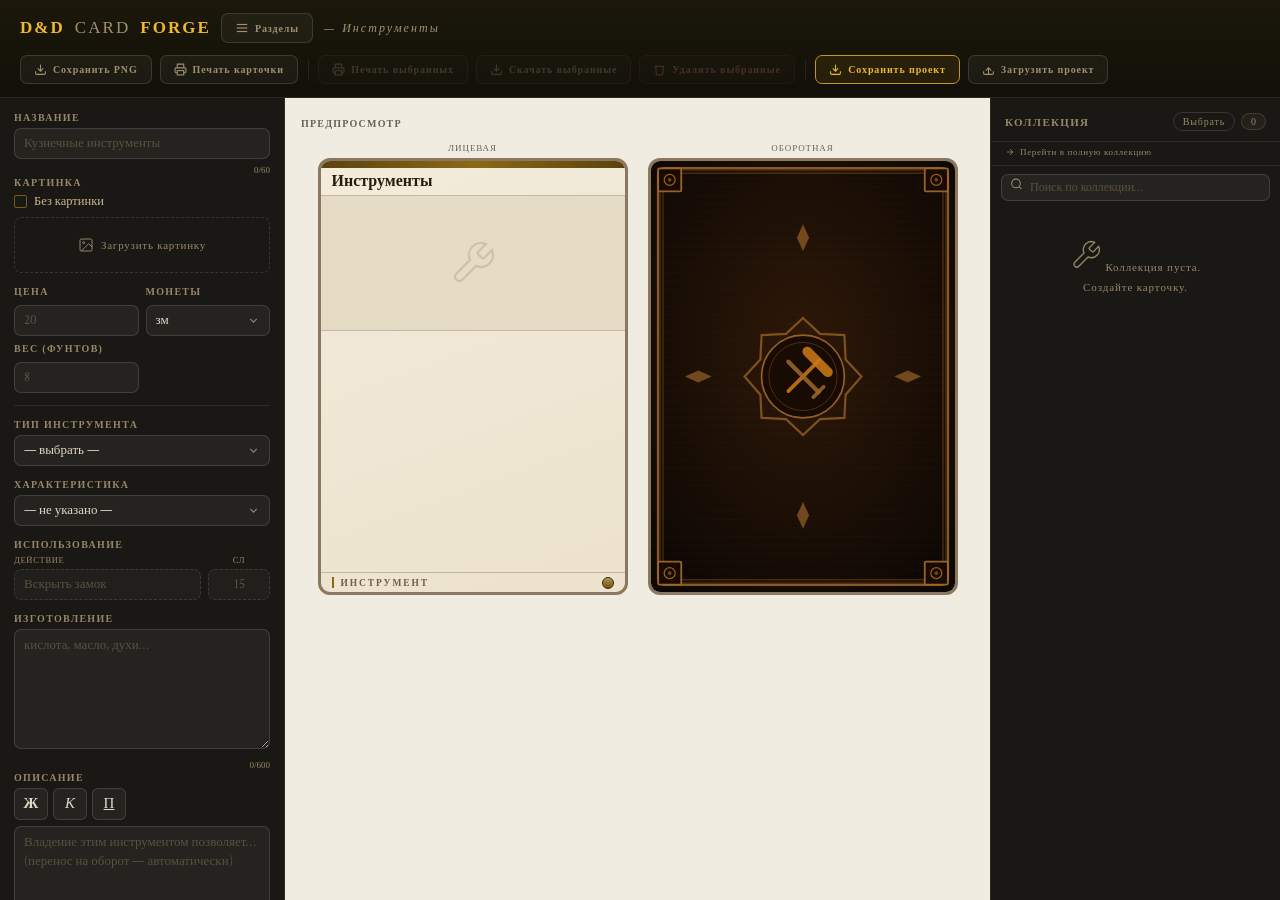
<file: tools.html>
<!DOCTYPE html>
<html lang="ru">
<head>
<meta charset="UTF-8"/>
<meta name="viewport" content="width=device-width,initial-scale=1.0"/>
<title>D&amp;D Card Forge — Инструменты</title>
<meta name="description" content="Генератор карточек инструментов D&D 5e: ремесло, музыка, воровские инструменты. Что даёт владение — на карточке."/>
<meta name="theme-color" content="#111009"/>
<link rel="icon" type="image/svg+xml" href="favicon.svg"/>
<link rel="icon" type="image/png" sizes="32x32" href="favicon-32.png"/>
<link rel="apple-touch-icon" href="apple-touch-icon.png"/>
<meta property="og:type" content="website"/>
<meta property="og:url" content="https://iuchar.github.io/dnd-card-forge/tools.html"/>
<meta property="og:title" content="D&D Card Forge — Инструменты"/>
<meta property="og:description" content="Генератор карточек инструментов D&D 5e: ремесло, музыка, воровские инструменты. Что даёт владение — на карточке."/>
<meta property="og:image" content="https://iuchar.github.io/dnd-card-forge/og-image.jpg"/>
<meta property="og:image:width" content="1200"/>
<meta property="og:image:height" content="630"/>
<link href="https://fonts.googleapis.com/css2?family=Crimson+Text:ital,wght@0,400;0,600;1,400;1,700&display=swap" rel="stylesheet"/>
<script src="lib/html2canvas.min.js" defer></script>
<script src="lib/jszip.min.js" defer></script>
<script src="lib/jspdf.umd.min.js" defer></script>
<style>
/* ═══ ОБЩИЙ ХРОМ ВСЕХ СТРАНИЦ ═══
   Тема, сброс, шапка, навигация, тосты, видимый фокус — одинаково на генераторах
   и в галереях. Раньше эти правила лежали копиями в styles.css и gallery-styles.css
   и успели разойтись: правка в одном файле не доезжала до другого.
   Подключать ПЕРВЫМ, до styles.css / gallery-styles.css. */

*,*::before,*::after{box-sizing:border-box;margin:0;padding:0;}
html{font-size:15px;height:100%;overflow:hidden;}
body{background:var(--bg);color:var(--text);font-family:'Crimson Text',Georgia,serif;height:100%;display:flex;flex-direction:column;overflow:hidden;}
.header{padding:13px 20px;display:flex;align-items:center;justify-content:space-between;border-bottom:0.5px solid var(--border);background:linear-gradient(to bottom,rgba(200,148,26,.06),transparent);gap:12px;flex-wrap:wrap;flex-shrink:0;}
.logo{font-family:'Times New Roman',Times,serif;font-size:17px;font-weight:700;letter-spacing:.12em;color:var(--gold-l);white-space:nowrap;}
/* Пояснение про редакции у подзаголовка страницы. Шапка обязана оставаться в
   одну строку: перенос выталкивает кнопки действий вниз и поднимает её высоту
   втрое. Поэтому подпись мельче, не переносится, а на узком экране прячется —
   в строке разделов год и так написан на кнопках. */
.hdr-note{font-size:11px;color:var(--text3);white-space:nowrap;}
/* 1240px — замер: при 1280 подпись кончается на 895, кнопки начинаются с 938 */
@media (max-width:1240px){.hdr-note{display:none;}}
.logo span{color:var(--text2);font-weight:400;}
.hbtn:hover{background:rgba(255,255,255,.09);color:var(--text);}
.hbtn svg{width:13px;height:13px;flex-shrink:0;}
.nav-wrap{position:relative;flex-shrink:0;}
.nav-toggle svg{width:14px;height:14px;flex-shrink:0;}
.nav-toggle:hover,.nav-toggle.open{background:rgba(255,255,255,.09);color:var(--text);}
.nav-menu{position:absolute;top:calc(100% + 8px);left:0;width:230px;background:var(--bg2);border:0.5px solid var(--border2);border-radius:10px;padding:6px;box-shadow:0 8px 32px rgba(0,0,0,.55);z-index:300;display:none;max-height:460px;overflow-y:auto;scrollbar-width:thin;scrollbar-color:var(--bg4) transparent;}
.nav-menu.open{display:block;}
.nav-item{display:flex;align-items:center;gap:8px;padding:7px 10px;border-radius:6px;font-family:'Times New Roman',Times,serif;font-size:10px;letter-spacing:.07em;color:var(--text2);cursor:pointer;transition:all .13s;text-decoration:none;}
.nav-item > svg{flex-shrink:0;}
.nav-item:hover{background:rgba(255,255,255,.06);color:var(--text);}
.nav-item.nav-active{background:rgba(200,148,26,.12);color:var(--gold-l);border:0.5px solid rgba(200,148,26,.2);}
.nav-item.nav-disabled{color:#5a5040;cursor:default;pointer-events:none;font-size:9.5px;padding:5px 10px;}
.nav-sep{height:0.5px;background:var(--border);margin:5px 4px;}
.nav-badge{margin-left:auto;font-family:'Crimson Text',Georgia,serif;font-size:8.5px;letter-spacing:.02em;color:#c88a4a;border:0.5px solid rgba(200,138,74,.4);border-radius:4px;padding:1px 5px;text-transform:lowercase;flex-shrink:0;}
.toast.show{transform:translateX(-50%) translateY(0);}
:root{
  --bg:#111009;--bg2:#1a1814;--bg3:#252018;--bg4:#2e2a20;
  --border:rgba(255,255,255,0.08);--border2:rgba(255,255,255,0.13);
  --text:#e0d8c8;--text2:#a09070;--text3:#968769;
  --gold:#c8941a;--gold-l:#f0b830;
  --accent:#4a3fa0;--accent-l:#8070e0;
  --ca:#f5f5f5;
  --r:10px;
}
.nav-toggle{padding:7px 13px;font-family:'Times New Roman',Times,serif;font-size:10px;font-weight:600;letter-spacing:.09em;cursor:pointer;border:0.5px solid var(--border2);border-radius:7px;background:rgba(255,255,255,.04);color:var(--text2);transition:all .14s;display:flex;align-items:center;gap:6px;white-space:nowrap;}
.nav-section-lbl{font-family:'Times New Roman',Times,serif;font-size:8px;letter-spacing:.18em;text-transform:uppercase;color:var(--text3);padding:5px 10px 3px;pointer-events:none;}
:focus-visible{outline:2px solid var(--gold-l,#f0b830);outline-offset:2px;border-radius:3px;}
/* Обводку гасим только там, где она пришла НЕ с клавиатуры: :focus-visible выше
   остаётся видимым. Обе строки лежали копиями в ядах и инструментах. */
html:focus,body:focus{outline:none;}
button:focus:not(:focus-visible){outline:none;}
.si:focus-visible,.coll-search:focus-visible,textarea:focus-visible{outline:none;}
.si:focus-visible{border-color:var(--gold-l,#f0b830);border-width:1.5px;}
.coll-search:focus-visible{border-color:var(--accent-l);border-width:1.5px;}
.rp:focus-visible{outline-offset:3px;}
/* Кнопки шапки (.hbtn) — общие для генераторов и галерей; text-decoration
   нужен галереям, где .hbtn висит на ссылках */
.hbtn{padding:7px 13px;font-family:'Times New Roman',Times,serif;font-size:10px;font-weight:600;letter-spacing:.09em;cursor:pointer;border:0.5px solid var(--border2);border-radius:7px;background:rgba(255,255,255,.04);color:var(--text2);transition:all .14s;display:flex;align-items:center;gap:6px;white-space:nowrap;text-decoration:none;}
.hbtn.gold{border-color:var(--gold);background:rgba(200,148,26,.1);color:var(--gold-l);}
.hbtn.gold:hover{background:rgba(200,148,26,.2);}
.hbtn:disabled{opacity:.3;cursor:default;pointer-events:none;}
.hbtn.danger{border-color:rgba(220,60,60,.25);color:#c07060;}
.hbtn.danger:not(:disabled):hover{background:rgba(220,60,60,.1);color:#e08070;border-color:rgba(220,60,60,.4);}
.hbtn-sep{width:0.5px;height:20px;background:var(--border);margin:0 2px;flex-shrink:0;}


.header-btns{display:flex;gap:8px;align-items:center;flex-wrap:wrap;}

.layout{display:flex;flex:1;min-height:0;overflow:hidden;}
.sb{width:285px;flex-shrink:0;background:var(--bg2);border-right:0.5px solid var(--border);padding:14px 14px 32px;overflow-y:auto;scrollbar-width:thin;scrollbar-color:var(--bg4) transparent;}
.sb::-webkit-scrollbar{width:4px;}
.sb::-webkit-scrollbar-thumb{background:var(--bg4);border-radius:2px;}
.lbl{display:block;font-family:'Times New Roman',Times,serif;font-size:10px;font-weight:600;letter-spacing:.13em;text-transform:uppercase;color:var(--text3);margin:13px 0 5px;}
/* подпись поля кликабельна: label[for] ставит курсор в поле и озвучивает его имя */
label.lbl{cursor:pointer;}
.si{width:100%;background:rgba(255,255,255,.05);border:0.5px solid var(--border2);border-radius:7px;color:var(--text);font-family:'Crimson Text',Georgia,serif;font-size:13px;padding:6px 9px;accent-color:var(--gold);outline:none;transition:border-color .15s;}
.si:focus{border-color:var(--gold);}
.si::placeholder{color:#5a5040;}
input[type=checkbox]{accent-color:var(--gold);}
select.si{cursor:pointer;}
select.si option{background:var(--bg2);color:var(--text);}
select.si option:checked{background:var(--gold);color:#1a1208;}
select.si option:hover{background:var(--gold);color:#1a1208;}
/* кастомные выпадашки (вместо нативного select) */
.cs-wrap{position:relative;}
.cs-btn{width:100%;display:flex;align-items:center;justify-content:space-between;gap:8px;background:rgba(255,255,255,.05);border:0.5px solid var(--border2);border-radius:7px;color:var(--text);font-family:'Crimson Text',Georgia,serif;font-size:13px;padding:6px 9px;cursor:pointer;text-align:left;transition:border-color .15s;}
.cs-btn.open{border-color:var(--gold);}
.cs-lbl{flex:1;overflow:hidden;text-overflow:ellipsis;white-space:nowrap;}
.cs-chev{width:13px;height:13px;flex-shrink:0;opacity:.55;transition:transform .15s;}
.cs-btn.open .cs-chev{transform:rotate(180deg);}
.cs-panel{position:absolute;top:calc(100% + 4px);left:0;right:0;background:var(--bg2);border:0.5px solid var(--border2);border-radius:8px;box-shadow:0 8px 28px rgba(0,0,0,.55);z-index:400;display:none;max-height:260px;overflow-y:auto;padding:3px;scrollbar-width:thin;scrollbar-color:var(--bg4) transparent;}
.cs-panel.open{display:block;}
.cs-opt{padding:7px 10px;font-family:'Crimson Text',Georgia,serif;font-size:13px;color:var(--text2);cursor:pointer;border-radius:5px;white-space:nowrap;overflow:hidden;text-overflow:ellipsis;}
.cs-opt:hover{background:linear-gradient(90deg,rgba(255,255,255,.12),rgba(255,255,255,0));color:var(--text);}
.cs-opt.on{background:rgba(200,148,26,.13);color:var(--gold-l);}

textarea.si{resize:vertical;min-height:68px;line-height:1.5;}
.row2{display:grid;grid-template-columns:1fr 1fr;gap:7px;}
.sf{display:flex;flex-direction:column;gap:3px;}
/* Поле, стоящее сразу под парой .row2: без отступа его подпись липнет к
   селекту предыдущей строки и читается как часть той пары. 8px — тот же
   воздух, что .lbl оставляет над собой в пересчёте на мелкую подпись .sl. */
.sf-gap{margin-top:8px;}
/* Настройка и Проклятие — два статуса предмета в одну строку, единым блоком
   во всех генераторах: под ценой и весом, перед магическим бонусом.
   Оправы у пары нет: строка устроена как «Концентрация / Ритуал» у заклинаний —
   голые подписи со знаком-печатью, разделённые воздухом. Вес даёт сам знак и
   окраска подписи, капсула оказалась лишней. */
.flags-row{display:flex;gap:14px;align-items:center;margin:0 0 6px;flex-wrap:wrap;}
.flags-row .noimg-toggle{margin-bottom:0;}
/* «Загрузить проект»: input был display:none и выпадал из таб-порядка, а label
   сам не фокусируется — кнопку проскакивало. Теперь input прозрачно накрывает
   label, поэтому фокусируется штатно; обводку рисуем на самом label. */
.hbtn-upload{position:relative;cursor:pointer;}
.hbtn-file{position:absolute;inset:0;width:100%;height:100%;opacity:0;cursor:pointer;}
.hbtn-upload:has(.hbtn-file:focus-visible){outline:2px solid var(--gold-l);outline-offset:2px;}
/* Галка со словом в сайдбаре (свойства оружия, доспехов, заклинаний). Базовые
   правила были тремя копиями в этих страницах; локально осталась только
   разница: у оружия строки плотнее, у заклинаний выше пальцевая цель. */
.pcb{display:flex;align-items:center;gap:5px;cursor:pointer;padding:3px 0;}
.pcb span{font-size:13px;color:var(--text2);}

/* ═══ ЗНАКИ ЧЕКБОКСОВ ═══
   Сам input становится знаком: appearance:none снимает системную отрисовку и
   разрешает псевдоэлементы. Разметку не трогаем, поэтому знак получают и те
   чекбоксы, которые создаёт скрипт: свойства оружия, блоки произвольной
   карточки. Элемент остаётся настоящим чекбоксом — Tab, пробел и озвучивание
   работают как прежде.
   Цвет семейства живёт в переменных на label: --mk для знака, --mk-on для
   подписи включённого пункта. */
.sb label{--mk:var(--gold);--mk-on:var(--gold-l);}
.sb input[type=checkbox]{
  appearance:none;-webkit-appearance:none;
  width:13px;height:13px;margin:0;flex-shrink:0;cursor:pointer;position:relative;
  display:inline-flex;align-items:center;justify-content:center;
  color:var(--mk);opacity:.55;
  border:1.5px solid currentColor;border-radius:50%;background:transparent;
  transition:opacity .14s,background .14s,border-color .14s;
}
/* знак по умолчанию — звено: кольцо, в котором появляется сердцевина */
.sb input[type=checkbox]::before{
  content:'';width:4px;height:4px;border-radius:50%;background:transparent;
}
.sb input[type=checkbox]:checked{opacity:1;}
.sb input[type=checkbox]:checked::before{background:currentColor;}
/* включённый пункт красится целиком: знак и подпись */
.sb label:has(input[type=checkbox]:checked) span{color:var(--mk-on);}
/* винные семейства */
.sb label:has(#fcursed),.sb label:has(#fritual),.sb label:has(#fstealth){
  --mk:#a8402f;--mk-on:#e8b6a9;
}

/* ── печать: статусы предмета и пара «концентрация / ритуал» ── */
.sb input#fcursed,.sb input#fattune,.sb input#fconc,.sb input#fritual{
  width:12px;height:12px;border-width:1px;
}
.sb input#fcursed::before,.sb input#fattune::before,
.sb input#fconc::before,.sb input#fritual::before{content:none;}
.sb input#fcursed:checked,.sb input#fattune:checked,
.sb input#fconc:checked,.sb input#fritual:checked{
  background:currentColor;
  box-shadow:inset 0 2px 2px rgba(255,255,255,.45),inset 0 -2px 3px rgba(0,0,0,.35);
}

/* ── крест: «Без картинки» ── */
.sb input#f-noimg{
  border-radius:2px;border-width:1px;
  font-family:'Times New Roman',Times,serif;font-size:11px;line-height:1;
}
.sb input#f-noimg::before{
  content:'✕';width:auto;height:auto;background:none;border-radius:0;opacity:0;
}
.sb input#f-noimg:checked::before{opacity:1;background:none;}

/* ── рамка: помеха скрытности ──
   Скобы из двух уголков рядом с остальными знаками читались как «ничего»:
   это единственная галка, у которой не было замкнутого контура. Замкнули —
   небольшая прямоугольная рамка со скруглением, внутри проступает ядро. */
.sb input#fstealth{border-radius:3px;border-width:1px;}
.sb input#fstealth::before{width:5px;height:5px;border-radius:1px;}

/* ── око: типы яда ── */
.sb #fptype-wrap input[type=checkbox]{border-width:1px;}
.sb #fptype-wrap input[type=checkbox]::before{
  width:5px;height:5px;border-radius:0;transform:rotate(45deg);
  border:1px solid currentColor;background:transparent;
}
.sb #fptype-wrap input[type=checkbox]:checked::before{background:currentColor;}

/* ── гранёный камень: компоненты В / С / М ── */
.sb input#fcv,.sb input#fcs,.sb input#fcm{
  border:0;border-radius:0;background:currentColor;opacity:.35;
  clip-path:polygon(50% 0,100% 26%,100% 74%,50% 100%,0 74%,0 26%);
}
.sb input#fcv::before,.sb input#fcs::before,.sb input#fcm::before{content:none;}
.sb input#fcv:checked,.sb input#fcs:checked,.sb input#fcm:checked{opacity:1;}

/* ── клеймо: «Нумерованный» в редакторе блоков ── */
.sb .blk-ck input[type=checkbox][data-f="ordered"]{
  border-radius:3px;border-width:1px;background:rgba(230,220,198,.10);
  font-family:'Times New Roman',Times,serif;font-size:11px;line-height:1;
}
.sb .blk-ck input[type=checkbox][data-f="ordered"]::before{
  content:'✓';width:auto;height:auto;background:none;border-radius:0;opacity:0;
}
.sb .blk-ck input[type=checkbox][data-f="ordered"]:checked{background:rgba(230,220,198,.16);}
.sb .blk-ck input[type=checkbox][data-f="ordered"]:checked::before{opacity:1;background:none;}

/* Скрытая справка у подписи поля: кружок «?» разворачивает текст под ним.
   Нужна там, где поле влияет на карточку не напрямую (магический бонус входит
   в атаку, урон и КБ, но сам на карточке не печатается). Свёрнута по
   умолчанию: это подсказка на один раз, а не часть формы. */
.lbl-hint{display:flex;align-items:center;gap:7px;}
.hint-btn{width:14px;height:14px;flex-shrink:0;padding:0;border:1px solid var(--border2);border-radius:50%;
  background:rgba(255,255,255,.05);color:var(--text2);cursor:pointer;
  font-family:'Times New Roman',Times,serif;font-size:10px;font-weight:700;line-height:1;
  display:flex;align-items:center;justify-content:center;transition:all .14s;}
.hint-btn:hover{border-color:var(--gold);color:var(--gold-l);background:rgba(200,148,26,.13);}
.hint-btn[aria-expanded="true"]{border-color:var(--gold);color:var(--gold-l);background:rgba(200,148,26,.13);}
.hint-box{margin:0 0 9px;padding:7px 0 7px 9px;border-left:2px solid rgba(200,148,26,.35);
  font-family:'Crimson Text',Georgia,serif;font-size:12.5px;line-height:1.45;color:var(--text2);}
.hint-box p{margin:0 0 5px;}
.hint-box p:last-child{margin-bottom:0;}
/* строки формул: выделены светлее и не разрываются на слова внутри слагаемых */
.hint-box .hint-f{font-family:'Times New Roman',Times,serif;font-size:12px;color:var(--text);}
.divider{height:0.5px;background:var(--border);margin:12px 0;}
.btn-reset{width:100%;padding:8px 9px;margin-top:10px;font-family:'Times New Roman',Times,serif;font-size:10px;font-weight:600;letter-spacing:.08em;cursor:pointer;border:1px solid rgba(220,60,60,.35);border-radius:6px;background:rgba(220,60,60,.08);color:#cf8474;transition:all .14s;display:flex;align-items:center;justify-content:center;gap:5px;}
.btn-reset:hover{background:rgba(220,60,60,.18);color:#ec9282;border-color:rgba(220,60,60,.55);}
.btn-reset svg{width:12px;height:12px;}
.field-wrap{position:relative;}
/* Маска поверх поля проклятия. Накрывает textarea, не трогая её значение:
   подмена текста на «Текст скрыт» стоила бы потерянного проклятия при первом
   же сохранении. Щелчок по маске открывает текст. */
/* display у класса перебивает браузерное [hidden]{display:none} — без этой
   строки маска не пропадала ни по галке, ни по щелчку */
.mask-veil[hidden]{display:none;}
.mask-veil{position:absolute;inset:0;border-radius:8px;overflow:hidden;cursor:pointer;
  background:var(--bg3);border:1px solid rgba(200,148,26,.22);transition:border-color .15s;
  display:flex;flex-direction:column;align-items:stretch;gap:7px;padding:13px 11px 11px 15px;}
.mask-veil:hover{border-color:rgba(200,148,26,.4);}
/* засечка проклятия: тот же винный, что у метки на карточке */
.mask-veil::before{content:'';position:absolute;left:0;top:0;bottom:0;width:4px;background:#7c231a;}
/* полоски-строки: видно, что текст есть и какой он длины, но не прочесть */
.mask-bar{height:8px;border-radius:4px;background:linear-gradient(90deg,rgba(160,144,112,.26),rgba(160,144,112,.09));}
.mask-bar:nth-of-type(2){width:92%;}
.mask-bar:nth-of-type(3){width:74%;}
.mask-bar:nth-of-type(4){width:86%;}
.mask-over{position:absolute;inset:0;display:flex;flex-direction:column;align-items:center;justify-content:center;gap:5px;
  background:linear-gradient(180deg,rgba(37,32,24,.58),rgba(37,32,24,.9));transition:background .15s;}
.mask-veil:hover .mask-over{background:linear-gradient(180deg,rgba(37,32,24,.48),rgba(37,32,24,.84));}
.mask-seal{width:26px;height:26px;border-radius:50%;border:1px solid rgba(200,148,26,.45);
  display:flex;align-items:center;justify-content:center;color:var(--gold);margin-bottom:2px;}
.mask-ttl{font-family:'Times New Roman',Times,serif;font-size:11px;font-weight:700;letter-spacing:.2em;
  text-transform:uppercase;color:var(--text2);}
.mask-hint{font-family:'Crimson Text',Georgia,serif;font-size:12px;color:var(--text3);}
/* Подпись поля и галка «скрыть» в одну строку. Перенос разрешён: на узкой
   панели пара «кружок + текст» иначе прижимается к самому краю поля. */
.lbl-row{display:flex;align-items:center;justify-content:space-between;gap:10px;flex-wrap:wrap;}
.mask-toggle{display:inline-flex;align-items:center;gap:6px;cursor:pointer;text-transform:none;
  letter-spacing:0;font-family:'Crimson Text',Georgia,serif;font-size:12px;color:var(--text3);
  padding-right:2px;}
.mask-toggle:hover{color:var(--text2);}
/* Галочка, а не кольцо: общее правило .sb input[type=checkbox] рисует круг,
   а здесь нужен знак согласия — тот же приём, что у «клейма» в блоках. */
.sb .mask-toggle input[type=checkbox]{
  border-radius:3px;border-width:1px;background:rgba(230,220,198,.10);
  font-family:'Times New Roman',Times,serif;font-size:11px;line-height:1;}
.sb .mask-toggle input[type=checkbox]::before{
  content:'✓';width:auto;height:auto;background:none;border-radius:0;opacity:0;}
.sb .mask-toggle input[type=checkbox]:checked{background:rgba(230,220,198,.16);}
.sb .mask-toggle input[type=checkbox]:checked::before{opacity:1;background:none;}
/* подпись половинки парного поля (.row2 > .sf) */
.sl{font-family:'Times New Roman',Times,serif;font-size:9px;letter-spacing:.09em;text-transform:uppercase;color:var(--text3);}
/* пара полей в столбик: длинные значения селектов не влезают в половину ширины
   панели, поэтому такие пары ставим друг под друга, а не в .row2 */
.sf-col{display:flex;flex-direction:column;gap:7px;}
/* магический бонус предмета: значений всего четыре, поэтому переключатель, а не поле ввода */
.magseg{display:flex;gap:5px;}
.magseg button{flex:1;padding:6px 0;font-family:'Crimson Text',Georgia,serif;font-size:13px;cursor:pointer;border:0.5px solid var(--border2);border-radius:7px;background:rgba(255,255,255,.05);color:var(--text2);}
.magseg button:hover{background:rgba(255,255,255,.09);}
.magseg button.on{border:1px solid var(--gold);background:rgba(200,148,26,.13);color:var(--gold-l);}
.char-counter{position:absolute;right:0;bottom:-16px;font-family:'Times New Roman',Times,serif;font-size:9px;color:var(--text3);}
.char-counter.warn{color:var(--gold);}
.char-counter.over{color:#c05040;}
.field-mb{margin-bottom:18px;}
.btn-build{width:100%;padding:10px;margin-top:10px;font-family:'Times New Roman',Times,serif;font-size:12px;font-weight:700;letter-spacing:.1em;cursor:pointer;border:1.5px solid var(--gold);border-radius:var(--r);background:linear-gradient(135deg,#5a4200,#3a2a00);color:var(--gold-l);transition:all .14s;}
.btn-build:hover{background:linear-gradient(135deg,#7a5800,#5a4000);}
.btn-build:active{transform:scale(.98);}
.cv-label{font-family:'Times New Roman',Times,serif;font-size:10px;font-weight:600;letter-spacing:.12em;text-transform:uppercase;color:#6b6152;align-self:flex-start;margin-bottom:14px;}
.cards-row{display:flex;gap:20px;align-items:flex-start;justify-content:center;}
.card-col{display:flex;flex-direction:column;align-items:center;gap:5px;}
.side-lbl{font-family:'Times New Roman',Times,serif;font-size:9px;letter-spacing:.1em;text-transform:uppercase;color:#6b6152;}
.c-meta{height:24px;flex-shrink:0;display:flex;align-items:center;padding:0;background:rgba(0,0,0,0.07);}
.c-meta-orn{width:24px;height:100%;flex-shrink:0;display:flex;align-items:center;justify-content:center;}
.c-meta-orn svg{width:20px;height:20px;}
.c-meta-inner{flex:1;position:relative;display:flex;align-items:center;justify-content:center;padding:0 10px;min-width:0;}
.c-meta-item{font-family:'Times New Roman',Times,serif;font-size:9px;font-weight:700;letter-spacing:.09em;color:#5a4830;text-transform:uppercase;white-space:nowrap;}
/* цена: #8a6010 давал контраст 4.34 на подложке карточки, ниже порога 4.5 */
.c-meta-item.cost{color:#805811;position:absolute;left:10px;}
/* Фон, а не тег картинки: html2canvas игнорирует object-fit и растягивает кадр в
   PNG-экспорте, background-size:cover же отрабатывает верно (см. setCardImg).
   cover, а не 100% 100%: кадры из старых коллекций сняты под прежнюю
   пропорцию, и срезать им края лучше, чем растягивать по вертикали на 12%.
   Новые кадры выходят из кадровщика ровно 16:9 — для них разницы нет. */
/* Кадр: 240x135 — ровно 16:9, по центру полосы. Боковые края растушёваны,
   поэтому картинка не обрывается ребром, а растворяется в подложке.
   Растушёвка выжжена в самих пикселях (_fadeEdges в crop.js), а не сделана
   mask-image: маску html2canvas игнорирует, и в PNG край выходил резким. */
.c-img-el{position:absolute;z-index:1;left:50%;top:50%;transform:translate(-50%,-50%);
  width:240px;height:135px;background-size:cover;background-position:center;
  background-repeat:no-repeat;border-radius:0;display:block;}
/* Подложка: размытая копия кадра, закрывающая полосу по бокам. Размытие НЕ
   через filter:blur — html2canvas его игнорирует, и в PNG-экспорте вместо
   мягкого фона выходила бы резкая растянутая копия. Картинка размывается
   заранее в canvas (см. _blurBg в crop.js), сюда приходит уже готовой.
   inset:-18px — подложка нарочно шире полосы: при inset:0 она повторяет кадр
   один в один, совпадает с ним по рисунку, и граница кадра читается ребром.
   Само смещение html2canvas переносит верно, это обычное позиционирование. */
.c-img-bleed{position:absolute;z-index:0;inset:-18px;background-size:cover;
  background-position:center;background-repeat:no-repeat;}
.c-foot{height:26px;flex-shrink:0;padding:0 14px;display:flex;align-items:center;justify-content:space-between;position:relative;}
.c-wgt{font-family:'Times New Roman',Times,serif;font-size:10px;color:#8a7860;letter-spacing:.04em;}
/* рамка типа в подвале карточки (ромбы + линии) */
/* .c-typeframe/.c-tfsvg (резной картуш в подвале) удалены: подвал переехал на
   вид с эталонной страницы — засечка и имя раздела капителью, см. card-new.css.
   У заклинаний свой подвал и картушем они не пользовались. */

.coll-panel{width:290px;flex-shrink:0;background:var(--bg2);border-left:0.5px solid var(--border);display:flex;flex-direction:column;}
.coll-head{padding:14px 14px 10px;border-bottom:0.5px solid var(--border);display:flex;align-items:center;justify-content:space-between;flex-shrink:0;}
.coll-search-wrap{padding:8px 10px 0;flex-shrink:0;position:relative;}
.coll-search-icon{position:absolute;left:19px;top:50%;transform:translateY(-50%);color:var(--text3);pointer-events:none;width:13px;height:13px;}
.coll-search{width:100%;background:rgba(255,255,255,.05);border:0.5px solid var(--border2);border-radius:7px;color:var(--text);font-family:'Crimson Text',Georgia,serif;font-size:12px;padding:5px 9px 5px 28px;outline:none;transition:border-color .15s;box-sizing:border-box;}
.coll-search:focus{border-color:var(--accent-l);}
.coll-search::placeholder{color:#5a5040;}
.coll-search-clear{position:absolute;right:18px;top:50%;transform:translateY(-50%);background:none;border:none;color:var(--text3);cursor:pointer;font-size:13px;line-height:1;padding:0;display:none;}
.coll-title{font-family:'Times New Roman',Times,serif;font-size:11px;font-weight:600;letter-spacing:.12em;text-transform:uppercase;color:var(--text3);}
.coll-count{font-family:'Times New Roman',Times,serif;font-size:10px;color:var(--text3);background:var(--bg3);border:0.5px solid var(--border2);border-radius:20px;padding:2px 9px;}
.coll-list{flex:1;overflow-y:auto;padding:6px 10px 10px;display:flex;flex-direction:column;gap:2px;scrollbar-width:thin;scrollbar-color:var(--bg4) transparent;}
.coll-empty{text-align:center;padding:32px 16px;color:var(--text3);font-family:'Times New Roman',Times,serif;font-size:11px;letter-spacing:.08em;line-height:1.8;}
.coll-item{background:var(--bg3);border:0.5px solid var(--border);border-radius:8px;padding:9px 10px;cursor:pointer;transition:all .13s;display:flex;align-items:center;gap:9px;position:relative;}
.coll-item:hover{background:var(--bg4);border-color:var(--border2);}
.coll-item-thumb img{width:100%;height:100%;object-fit:cover;}
.coll-item-stripe{position:absolute;top:0;left:0;right:0;height:3px;}
.coll-item-info{flex:1;min-width:0;}
.coll-item-name{font-family:'Times New Roman',Times,serif;font-size:11px;font-weight:600;color:var(--text);white-space:nowrap;overflow:hidden;text-overflow:ellipsis;margin-bottom:2px;}
.coll-item-sub{font-size:10px;color:var(--text3);white-space:nowrap;overflow:hidden;text-overflow:ellipsis;}
.coll-item-del{position:absolute;top:6px;right:6px;width:18px;height:18px;background:rgba(160,30,30,.8);border:none;border-radius:50%;color:#fff;font-size:10px;cursor:pointer;opacity:0;transition:opacity .12s;display:flex;align-items:center;justify-content:center;}
.coll-item:hover .coll-item-del{opacity:1;}
.coll-item-dup{position:absolute;top:6px;right:28px;width:18px;height:18px;background:rgba(200,148,26,.85);border:none;border-radius:50%;color:#1c1608;cursor:pointer;opacity:0;transition:opacity .12s;display:flex;align-items:center;justify-content:center;}
.coll-item:hover .coll-item-dup{opacity:1;}
.coll-item-dup svg{width:10px;height:10px;}
.coll-sect-wrap{flex-shrink:0;}
.coll-sect-head{display:flex;align-items:center;gap:7px;padding:8px 2px 4px;cursor:pointer;user-select:none;}
.coll-sect-head:hover .coll-sect-label{color:var(--text2);}
.coll-sect-dot{width:8px;height:8px;border-radius:50%;flex-shrink:0;}
.coll-sect-label{font-family:'Times New Roman',Times,serif;font-size:9px;letter-spacing:.1em;text-transform:uppercase;color:var(--text3);white-space:nowrap;transition:color .12s;}
.coll-sect-line{flex:1;height:0.5px;background:var(--border);}
.coll-sect-chevron{flex-shrink:0;color:var(--text3);transition:transform .18s;}
.coll-sect-wrap.collapsed .coll-sect-chevron{transform:rotate(-90deg);}
.coll-sect-wrap.collapsed .coll-sect-body{display:none;}
/* Кривая без перелёта: прежняя уводила тост на 56% выше конечной точки и
   возвращала обратно, то есть в конце появления он подпрыгивал. Копия этого
   правила есть в gallery-styles.css, отличается только z-index: менять парой. */
.toast{position:fixed;bottom:24px;left:50%;transform:translateX(-50%) translateY(60px);background:var(--bg3);border:0.5px solid var(--border2);border-radius:8px;padding:9px 18px;font-family:'Times New Roman',Times,serif;font-size:11px;color:var(--text);letter-spacing:.06em;z-index:200;transition:transform .3s cubic-bezier(.22,1,.36,1);pointer-events:none;}

.coll-sel-btn{padding:3px 9px;font-family:'Times New Roman',Times,serif;font-size:10px;font-weight:500;letter-spacing:.08em;cursor:pointer;border:0.5px solid var(--border2);border-radius:20px;background:transparent;color:var(--text3);transition:all .14s;}
.coll-sel-btn:hover,.coll-sel-btn.active{background:rgba(160,120,56,.15);color:var(--text2);border-color:rgba(160,120,56,.4);}
.coll-item-cb{position:absolute;left:9px;top:50%;transform:translateY(-50%);width:15px;height:15px;cursor:pointer;accent-color:#a07838;display:none;}
.coll-item.sel-mode{padding-left:32px;}
.coll-item.sel-mode .coll-item-cb{display:block;}
.coll-item.sel-mode.selected{background:rgba(160,120,56,.1);border-color:rgba(160,120,56,.35);}
.conf-modal-bg{position:fixed;inset:0;background:rgba(0,0,0,.55);z-index:300;display:none;align-items:center;justify-content:center;}
.conf-modal-bg.open{display:flex;}
.conf-modal-btns{display:flex;gap:8px;justify-content:center;}
.conf-del{border-color:rgba(220,60,60,.4)!important;color:#e08070!important;}
.conf-del:hover{background:rgba(220,60,60,.15)!important;}
.conf-keep:hover{background:rgba(255,255,255,.06);}

.coll-full-link{display:flex;align-items:center;gap:5px;padding:5px 14px 8px;font-family:'Times New Roman',Times,serif;font-size:9px;letter-spacing:.07em;color:var(--text3);text-decoration:none;flex-shrink:0;transition:color .13s;border-bottom:0.5px solid var(--border);}
.coll-full-link:hover{color:var(--gold-l);}

/* Доступность: отключение анимаций по системной настройке */
@media (prefers-reduced-motion:reduce){
  *,*::before,*::after{animation-duration:.01ms!important;animation-iteration-count:1!important;transition-duration:.01ms!important;scroll-behavior:auto!important;}
}

/* Разметка описания: панель кнопок Ж/К/П над полем + предупреждение о непомещении. */
.fmt-bar{display:flex;gap:5px;margin:0 0 6px;}
.fmt-btn{min-width:34px;height:32px;display:flex;align-items:center;justify-content:center;background:rgba(255,255,255,.05);border:0.5px solid var(--border2);border-radius:6px;color:var(--text);font-family:'Crimson Text',Georgia,serif;font-size:15px;line-height:1;cursor:pointer;transition:border-color .15s,background .15s;}
.fmt-btn:hover{border-color:var(--gold);background:rgba(255,255,255,.09);}
.fmt-warn{font-family:'Crimson Text',Georgia,serif;font-style:italic;font-size:11.5px;color:#e08070;line-height:1.4;margin:2px 0 8px;}
/* чекбоксы-свойства (.pcb): базовые размеры пока на страницах, ховер общий */
.pcb:hover span{color:var(--text);}
.btn-recrop svg{flex-shrink:0;}
.btn-del-img svg{flex-shrink:0;}
/* ═══ ХРОМ ПРИЛОЖЕНИЯ (не карточка) ═══
   Переменные темы, боковая панель, модалки, навигация, панель коллекции, кроп.
   Раньше эти правила копировались в каждый генератор и успели разойтись —
   часть копий была усечённой. Здесь сведена полная версия каждого правила.
   Подключать сразу после shared/styles.css: дальше идут стили карточки,
   которые у каждого генератора свои. */

.sb > .lbl:first-child{margin-top:0;}
.cv{flex:1;background:#f0ece2;display:flex;flex-direction:column;align-items:center;padding:20px 16px 16px;overflow:auto;}

/* панель коллекции */
.coll-search-clear:hover{color:var(--text2);}
.coll-list::-webkit-scrollbar{width:3px;}
.coll-list::-webkit-scrollbar-thumb{background:var(--bg4);border-radius:2px;}
.coll-sect-count{font-family:'Times New Roman',Times,serif;font-size:9px;color:var(--text3);opacity:.55;flex-shrink:0;}
.coll-sect-body{display:flex;flex-direction:column;gap:7px;max-height:304px;overflow-y:auto;padding-bottom:4px;scrollbar-width:thin;scrollbar-color:var(--bg4) transparent;}
.coll-sect-body::-webkit-scrollbar{width:3px;}
.coll-sect-body::-webkit-scrollbar-thumb{background:var(--bg4);border-radius:2px;}

/* модалка подтверждения */
.conf-modal{background:var(--bg2);border:0.5px solid var(--border2);border-radius:12px;padding:26px 24px 20px;width:290px;text-align:center;box-shadow:0 8px 32px rgba(0,0,0,.5);}
.conf-modal h3{font-family:'Times New Roman',Times,serif;font-size:12px;font-weight:600;color:var(--text);margin:0 0 18px;letter-spacing:.04em;line-height:1.5;}
.conf-modal-btns button{padding:7px 20px;font-family:'Times New Roman',Times,serif;font-size:11px;cursor:pointer;border-radius:6px;border:0.5px solid var(--border2);background:transparent;color:var(--text2);transition:all .14s;letter-spacing:.06em;}

/* навигация */

/* видимый фокус для навигации с клавиатуры: :focus-visible срабатывает только
   при табуляции, мышь его не показывает — вид при обычной работе не меняется.
   У полей ввода своя индикация (рамка золотеет), поэтому им обводка не нужна:
   иначе получалось два кольца. */
/* миниатюра карточки в панели «Коллекция» — единый размер и фон */
.coll-item-thumb{width:30px;height:42px;border-radius:4px;flex-shrink:0;background:var(--bg4);overflow:hidden;position:relative;border:1px solid rgba(255,255,255,.08);}
/* ═══ ЗАГРУЗКА И КАДРИРОВАНИЕ КАРТИНКИ ═══
   Всё, что нужно только страницам с изображением: галка «Без картинки», зона
   загрузки, миниатюра, кнопки «Изменить область» и «Удалить изображение»,
   модалка кадрирования с рамкой и ручками.
   Отдельный файл, потому что у заклинаний картинки нет вовсе, а правила ехали
   к ним вместе со styles.css и app-chrome.css мёртвым грузом.
   Подключать сразу после app-chrome.css — порядок каскада тот же, что был. */

/* Галка «Без картинки» стоит над зоной загрузки; при включении зона прячется. */
.noimg-toggle{display:flex;align-items:center;gap:7px;margin-bottom:8px;cursor:pointer;font-size:12.5px;color:#c9b78e;user-select:none;}

.noimg-toggle input{width:15px;height:15px;accent-color:#a9722c;cursor:pointer;flex-shrink:0;margin:0;}
.img-drop{width:100%;height:56px;border:1.5px dashed var(--border2);border-radius:7px;display:flex;align-items:center;justify-content:center;gap:7px;color:var(--text3);font-family:'Times New Roman',Times,serif;font-size:11px;letter-spacing:.07em;cursor:pointer;transition:all .14s;position:relative;overflow:hidden;}
.img-drop:hover{border-color:var(--accent-l);color:var(--text2);background:rgba(255,255,255,.03);}
.img-drop input[type=file]{position:absolute;inset:0;opacity:0;cursor:pointer;}

.img-thumb{position:absolute;inset:0;background-size:cover;background-position:center;border-radius:6px;}

.btn-recrop{width:100%;padding:5px 9px;margin-top:5px;font-family:'Times New Roman',Times,serif;font-size:10px;font-weight:500;letter-spacing:.08em;cursor:pointer;border:0.5px solid var(--border2);border-radius:6px;background:rgba(255,255,255,.04);color:var(--text2);transition:all .14s;display:flex;align-items:center;justify-content:center;gap:5px;}
.btn-recrop:hover{background:rgba(255,255,255,.09);color:var(--text);}
.btn-del-img{width:100%;padding:5px 9px;margin-top:4px;font-family:'Times New Roman',Times,serif;font-size:10px;font-weight:500;letter-spacing:.08em;cursor:pointer;border:0.5px solid var(--border);border-radius:6px;background:transparent;color:var(--text3);transition:all .14s;display:flex;align-items:center;justify-content:center;gap:5px;}
.btn-del-img:hover{background:rgba(220,60,60,.1);color:#e08070;border-color:rgba(220,60,60,.3);}

.crop-modal-bg{position:fixed;inset:0;background:rgba(0,0,0,.75);z-index:100;display:none;align-items:center;justify-content:center;}
.crop-modal-bg.open{display:flex;}
.crop-modal{max-height:95vh;overflow-y:auto;background:var(--bg2);border:0.5px solid var(--border2);border-radius:14px;padding:20px;width:560px;max-width:95vw;}
.crop-area{position:relative;width:100%;background:#555;border-radius:8px;overflow:hidden;cursor:crosshair;user-select:none;}
.cov{position:absolute;background:rgba(0,0,0,.52);pointer-events:none;}
.crop-rect{touch-action:none;position:absolute;border:2px solid #fff;box-shadow:0 0 0 1px rgba(0,0,0,.3);cursor:move;z-index:2;}
.ch{touch-action:none;position:absolute;width:12px;height:12px;background:#fff;border:1.5px solid rgba(0,0,0,.4);border-radius:2px;}
.ch.tl{top:-6px;left:-6px;cursor:nw-resize;}
.ch.tr{top:-6px;right:-6px;cursor:ne-resize;}
.ch.bl{bottom:-6px;left:-6px;cursor:sw-resize;}
.ch.br{bottom:-6px;right:-6px;cursor:se-resize;}
.crop-actions{display:flex;gap:8px;margin-top:14px;justify-content:flex-end;}
.crop-btn{padding:8px 16px;font-family:'Times New Roman',Times,serif;font-size:11px;font-weight:600;letter-spacing:.08em;cursor:pointer;border-radius:7px;transition:all .14s;}
.crop-btn.primary{border:1px solid var(--gold);background:linear-gradient(135deg,#5a4200,#3a2a00);color:var(--gold-l);}
.crop-btn.primary:hover{background:linear-gradient(135deg,#7a5800,#5a4000);}
.crop-btn.secondary{border:0.5px solid var(--border2);background:rgba(255,255,255,.04);color:var(--text2);}

/* модалка кропа */
.crop-modal-title{font-family:'Times New Roman',Times,serif;font-size:13px;font-weight:700;color:var(--gold-l);margin-bottom:14px;letter-spacing:.08em;}
.crop-area canvas{display:block;}
.crop-btn.secondary:hover{background:rgba(255,255,255,.09);color:var(--text);}

.sb>.lbl:first-child{margin-top:0;}
/* Общие стили карточки и пикера редкости (7 генераторов).
   Байт-идентичные правила, вынесены из страниц 2026-07-04. */
.c-body{flex:1;min-height:0;padding:5px 14px 3px;display:flex;flex-direction:column;overflow:hidden;}
.c-img{width:100%;height:163px;flex-shrink:0;background:#cfc0a0;position:relative;display:flex;align-items:center;justify-content:center;overflow:hidden;}
.c-img-ph{opacity:.25;display:flex;align-items:center;justify-content:center;}
.c-img-ph svg{width:48px;height:48px;}
.c-name{font-family:'Times New Roman',Times,serif;font-size:var(--name-fs,16px);font-weight:700;color:#2a1e0a;line-height:1.2;margin-bottom:1px;flex-shrink:0;white-space:nowrap;overflow:hidden;text-overflow:ellipsis;}
/* «Без картинки»: слот изображения убран, тело карты (flex:1) само забирает
   его высоту, splitDesc дольёт текст — досчитывать ничего не нужно. */
.dc.no-img .c-img{display:none;}
.c-rule{height:.7px;background:#8a7860;opacity:.55;margin:3px 0;flex-shrink:0;}
.c-stripe{height:10px;flex-shrink:0;background:var(--ca,#a09080);transition:background .2s;}
.c-stripe-under{height:1.5px;flex-shrink:0;background:#5a4820;}
.c-gem{width:14px;height:14px;border-radius:50%;opacity:.7;border:1px solid #3a2810;background:var(--ca,#888077);transition:background .2s;}
.rname{font-family:'Times New Roman',Times,serif;font-size:11px;color:var(--text2);margin-left:3px;}
.rprow{display:flex;gap:6px;align-items:center;padding:3px 0;}
.rp{width:20px;height:20px;border-radius:50%;cursor:pointer;border:2px solid transparent;transition:transform .12s;flex-shrink:0;}
.rp:hover{transform:scale(1.15);}
.rp.on{transform:scale(1.1);box-shadow:0 0 0 3px var(--rp-glow,rgba(136,128,119,.4));}
/* Цвет кружков ставит core.js из R (rarities.js). Раньше палитра была продублирована
   здесь шестью правилами и при её обновлении пикер оставался со старыми цветами. */
/* рубашка оборота (общая; страницы без рубашки правило не используют) */
.cb-rubashka{position:absolute;inset:0;z-index:2;}

.c-ttype{font-family:'Times New Roman',Times,serif;font-size:8.5px;letter-spacing:.13em;text-transform:uppercase;color:#8a6b2e;margin:1px 0 2px;flex-shrink:0;}
/* цена по правилам мета-бара остальных генераторов (.c-meta-item.cost в
   styles.css): тёмное золото и жирное начертание, иначе в светлой капители
   подзаголовка её не разглядеть */
.c-ttype .cost{font-size:9px;font-weight:700;letter-spacing:.09em;color:#8a6010;}
.c-stat-wrap{display:flex;align-items:center;gap:7px;margin:2px 0 1px;flex-shrink:0;}
.c-stat-label{font-family:'Times New Roman',Times,serif;font-size:7.5px;font-weight:700;letter-spacing:.1em;text-transform:uppercase;color:#8b6914;border:0.7px solid rgba(139,105,20,.45);border-radius:3px;padding:1.5px 5px;background:rgba(139,105,20,.09);flex-shrink:0;}
.c-stat-value{font-family:'Times New Roman',Times,serif;font-size:11px;font-weight:700;color:#2a1e0a;}
/* «Использование»: пара «действие + Сл», строки отращиваются по мере заполнения */
.use-row{display:flex;gap:7px;margin-bottom:6px;}
.use-row .use-a{flex:1;min-width:0;}
.use-row .use-d{width:62px;flex-shrink:0;text-align:center;}
.use-row.ghost .si{background:rgba(255,255,255,.03);border-style:dashed;}
.use-head{display:flex;gap:7px;margin:0 0 4px;}
.use-head-a{flex:1;font-family:'Times New Roman',Times,serif;font-size:8.5px;letter-spacing:.08em;text-transform:uppercase;color:var(--text3);}
.use-head-d{width:62px;flex-shrink:0;text-align:center;font-family:'Times New Roman',Times,serif;font-size:8.5px;letter-spacing:.08em;text-transform:uppercase;color:var(--text3);}
/* блок «Использование» на карточке: заголовок-капитель с линией, Сл выключена вправо */
/* Отступы над заголовками разные (4px и 3px), потому что выравниваем не коробки,
   а краску: над «Использованием» стоит плашка характеристики со своей границей,
   над «Изготовлением» — строка действия с полуинтерлиньяжем в 2.2px. По замеру
   пикселей обе отбивки дают на карточке одинаковые 9px. */
.c-use{margin:4px 0 0;flex-shrink:0;}
/* один заголовок на оба блока: капитель, волосяная линейка на остаток строки,
   отбивка 4px до содержимого — иначе «Изготовление» читалось как вставка в текст,
   а «Использование» как раздел */
.c-use-h,.c-craft-h{display:flex;align-items:center;gap:8px;margin-bottom:4px;font-family:'Times New Roman',Times,serif;font-size:8px;font-weight:700;letter-spacing:.12em;text-transform:uppercase;color:#8a6b2e;}
.c-use-h::after,.c-craft-h::after{content:'';flex:1;height:1px;background:rgba(160,120,56,.5);}
.c-use-row{display:flex;align-items:baseline;gap:6px;font-size:11px;color:#2a1e0a;line-height:1.4;}
.c-use-row .lead{flex:1;border-bottom:1px dotted rgba(90,72,32,.35);min-width:8px;}
.c-use-val{font-family:'Times New Roman',Times,serif;font-size:10.5px;font-weight:700;color:#2a1e0a;white-space:nowrap;}
/* Изготовление — книжный набор, а не плашка: у кузнеца перечень на 41 позицию,
   и залитый прямоугольник занимал половину тела карточки. Перечень мельче прозы
   и выключен по формату, разделитель — точка: запятые в списке из двух слов
   читаются как продолжение. Заголовок общий с «Использованием» (.c-craft-h). */
.c-craft{margin:3px 0 0;overflow:hidden;flex-shrink:0;}
/* перечень набран с интерлиньяжем 1.5 против 1.4 у строки действия, поэтому под
   его заголовком отбивку срезаем на 1px — иначе краска расходится на 1.5px */
.c-craft-h{margin-bottom:3px;}
.c-craft-list{font-size:9.5px;color:#4a3a24;line-height:1.5;text-align:justify;}
.c-craft-sep{color:rgba(138,96,16,.5);}

/* ═══ ОБЩИЕ ПРАВИЛА НОВОГО ДИЗАЙНА КАРТОЧЕК ═══
   Подключается ПОСЛЕ локальных стилей страницы (перебивает их порядком).
   Включён во все генераторы, кроме заклинаний — у них свой дизайн.
   Специфика конкретного генератора (статблок, пилюли свойств и т.п.)
   остаётся в самой странице после этого include. */

/* Геометрия лицевой стороны. Была продублирована слово в слово в шести
   генераторах, причём объявленные там border-color и background всё равно
   перебивались правилом ниже — то есть половина копии была мертва. */
/* .dc-back названа отдельно: у снаряжения, инструментов, ядов и произвольных
   оборот несёт оба класса (dc dc-back), а у оружия и доспехов — только второй.
   Раньше из-за этого геометрия оборота лежала копией в обеих страницах, причём
   объявленные там border-color и background всё равно перебивались правилом
   ниже — жила только половина копии. */
.dc,.dc-back{width:310px;height:437px;border-radius:12px;overflow:hidden;
    border:3px solid var(--cb,#a09080);display:flex;flex-direction:column;
    font-family:'Crimson Text',Georgia,serif;transition:border-color .2s;position:relative;}

/* рамка и фон — как у заклинаний, а не по редкости */
.dc,.dc-back{border-color:#8a7860;background:linear-gradient(160deg,#f3ecdb,#ece2cd);}

/* шапка: тонкая полоса с градиентом по редкости (градиент ставит applyPal) */
.c-stripe{height:7px;}
.c-stripe-under{display:none;}

/* мета-бар: редкость по центру, цена слева, настройка справа.
   Высота 20px вместо 24: строка в нём одна, кегль 9-9.5px, и лишние 4px
   отбирались у описания. Ромбы уменьшены следом, иначе они упирались в края
   полосы. */
.c-meta{height:20px;border-bottom:.5px solid rgba(90,72,32,.15);background:rgba(90,72,32,.06);}
.c-meta-orn{width:18px;}
.c-meta-orn svg{width:14px;height:14px;}
.c-meta-inner{position:relative;justify-content:center;}
/* цена и редкость 9.5px — как на эталоне equipment-test */
.c-meta-item{font-size:9.5px;}
.c-meta-item.cost{position:absolute;left:6px;}
.c-meta-attune{position:absolute;right:6px;font-family:'Crimson Text',Georgia,serif;font-style:italic;font-size:9.5px;color:#6a5236;}

/* блок имени над картинкой: имя + подзаголовок капителью */
.c-title{flex-shrink:0;padding:3px 11px 5px;}
.c-title .c-name{margin-bottom:0;}
.c-name{font-size:var(--name-fs,16px);}
/* вторую строку включает _fitName, когда имя не влезло в одну даже на 14px.
   Клампом ограничиваем именно двумя строками: третья съела бы ещё строку
   описания, а имя длиннее 60 знаков поле всё равно не принимает. */
.c-name.two-line{white-space:normal;display:-webkit-box;-webkit-box-orient:vertical;-webkit-line-clamp:2;
  max-height:2.4em;overflow:hidden;}
/* подзаголовок: #8a6b2e давал контраст 3.87 на подложке карточки, ниже порога
   4.5 для мелкого текста; тот же цвет, что и у заголовка оборота */
.c-title .c-dmgline,.c-title .c-eqtype,.c-title .c-ttype{
  font-family:'Times New Roman',Times,serif;font-size:8.5px;letter-spacing:.13em;text-transform:uppercase;
  color:#7d5f24;margin:4px 0 0;}

/* Картинка: полоса во всю ширину карточки, кадр 16:9 по центру, пустое место
   по бокам закрыто размытой копией самого кадра. Рамок нет — их роль играет
   растушёвка краёв кадра, см. .c-img-el в styles.css.
   Пропорции взяты с эталонной страницы equipment-test.html: полоса 136px,
   кадр 240x135 (16:9), по бокам остаётся по 32.6px подложки. Прежние 167px
   давали всего 20px по краям, и граница кадра читалась. Освободившийся 31px
   уходит описанию — .c-body растягивается сам. Пропорцию держит CARD_RATIO
   в shared/crop.js — менять парой. */
/* Фон слота виден в двух случаях, и они хотят РАЗНОГО тона.
   Пустая карточка: светлый #e6dcc6 — тёмная плашка на полкарточки выглядит
   тяжело, когда в ней ничего нет.
   Под вырезом без фона (.cutout ставит setCardImg): тёмный #cfc0a0 — рядом
   много блоков близкого к #e6dcc6 тона, и предмет без фона на светлом с ними
   сливается.
   У фотографий и картинок с плоской подложкой фон слота не виден вовсе: там
   лежит непрозрачная подложка (размытая копия или ровная заливка). */
/* Волосяные линии сверху и снизу — те же, что отбивают блок свойств. Без них
   полоса с ровной заливкой сливается с фоном карточки, и картинка выглядит
   висящей в воздухе.
   Линии живут на псевдоэлементе поверх слоёв картинки, а не на самой полосе:
   border забрал бы высоту у содержимого (box-sizing:border-box глобальный) и
   обрезал кадр 135px, а inset-тень рисуется НИЖЕ детей — её закрывали собой
   размытая подложка и кадр, поэтому линии пропадали, как только появлялась
   картинка. z-index 3 — над подложкой (0) и кадром (1). */
.c-img{height:136px;margin:0;width:100%;border:0;border-radius:0;background:#e6dcc6;position:relative;}
.c-img.cutout{background:#cfc0a0;}
.c-img::after{content:'';position:absolute;inset:0;pointer-events:none;z-index:3;
  border-top:.5px solid rgba(90,72,32,.24);border-bottom:.5px solid rgba(90,72,32,.24);}
/* Подвал картинки — нулевой по высоте якорь СРАЗУ ПОСЛЕ слота, а не внутри
   него. Внутри слота метка умирала вместе с ним при «Без картинки»: слот
   уходит в display:none целиком. Снаружи она живёт всегда и садится под
   заголовком, если картинки нет.
   Именно контейнер, а не голая плашка: если позже вниз переедет строка цены
   и редкости, она встанет вторым элементом столбика и метка поднимется
   сама, без правки позиций (так это устроено на эталоне). */
.c-img-foot{position:relative;height:0;z-index:2;
  display:flex;flex-direction:column;align-items:flex-end;}
.c-img-foot>*{position:absolute;bottom:0;right:0;}
/* Статус, а не свойство: полупрозрачная винная плашка поверх картинки.
   На карточку идёт только ФАКТ проклятия — текст остаётся мастеру,
   в данных и галерее. */
.c-cursed{align-self:flex-end;padding:2px 9px;border-radius:3px 0 0 0;
  background:rgba(124,35,26,.72);display:flex;align-items:center;}
.c-cursed span{font-family:'Times New Roman',Times,serif;font-size:9.5px;
  font-weight:600;letter-spacing:.2em;text-transform:uppercase;color:#fdf3e4;}
.dc.no-img .c-img{display:none;}
.dc.no-img .c-title{padding-bottom:0;}
/* Без картинки метка занимает её место: якорь становится обычной строкой в
   потоке, плашка растягивается во всю ширину и центрируется. Прижатая вправо
   плашка на нулевом якоре легла бы поверх подзаголовка — прижимать её не к
   чему, картинки под ней нет.
   Полупрозрачность здесь не нужна: просвечивать нечему, под полосой фон
   карточки, а не картинка. Отступ сверху задан самой плашке, а не якорю: у
   непроклятого предмета якорь пуст, и отступ на нём сдвинул бы описание. */
.dc.no-img .c-img-foot{height:auto;align-items:stretch;}
.dc.no-img .c-img-foot>*{position:static;}
.dc.no-img .c-cursed{width:100%;justify-content:center;border-radius:0;padding:2px 11px;
  margin-top:6px;background:#7c231a;}
/* Снаряжение: за якорем идёт полоса свойств, а не описание, и без картинки с
   непроклятым предметом она ложилась вплотную к подзаголовку — метка проклятия
   была единственным, что давало просвет. Отступ переносим на якорь: он есть в
   обоих случаях, и зазор до полосы одинаков — проклят предмет или нет.
   Плашка в DOM всегда и прячется инлайновым display, поэтому отбор идёт по
   соседней полосе свойств, а не по её наличию. */
/* Снаряжение: полоса свойств прилегает вплотную и к картинке, и к метке
   проклятия — обе дают собственную кромку. Отступ нужен только когда сверху
   голый подзаголовок: там текст, а не кромка. */
.dc.no-img .c-img-foot:has(+ .c-eqprops){margin-top:6px;}
.dc.no-img .c-img-foot:has(+ .c-eqprops) .c-cursed{margin-top:0;}

/* единые боковые отступы 11px */
/* Первый блок тела отступает от того, что над ним, на 6px — одинаково во всех
   генераторах и при любом верхе: картинка, метка проклятия или голый
   подзаголовок. Числа 5 и 0 разошлись по страницам исторически, и карточки
   выглядели по-разному без причины. */
.c-body{padding:6px 11px 3px;}
/* Верхний отступ у первого блока гасим: он складывался с полем тела и давал
   разные просветы на разных страницах — 8px у инструментов, 10px у оружия при
   заявленных 6. Источник отступа должен быть один. */
.c-body>*:first-child{margin-top:0;}
/* Верхний отступ 5px, а не 11: строка «Описание» на обороте встаёт серединой
   ровно против середины мета-полосы на лице (обе 20px от верха карточки).
   Связка ручная — оборот про высоту лицевой полосы ничего не знает, поэтому
   при изменении .c-meta{height} этот отступ надо пересчитывать. */
.cb-body{flex:1;min-height:0;padding:5px 11px 6px;display:flex;flex-direction:column;overflow:hidden;}
/* Подвал — с эталонной equipment-test. Слева засечка цвета редкости и имя
   раздела капителью, справа вес и гем; на обороте зеркально, без веса.
   Резной картуш (.c-typeframe) и плашка типа (.c-typeplate) убраны.
   11px — как боковые отступы карточки: на целой позиции засечка 2px рисуется
   двумя сплошными пикселями и выглядит плотной, на половине (рамка 2.5px)
   сглаживание даёт одинаковый тонкий штрих слева и справа. */
.c-foot{height:20px;margin-top:2px;padding:0 11px;border-top:.5px solid rgba(90,72,32,.3);}
/* Обе половины одной высоты: иначе высота обёртки равнялась самому высокому
   ребёнку (слева засечка 11px, справа гем 12px) и текст в них центрировался по
   разным коробкам, отчего половины стояли на разной высоте. */
.c-sign,.c-right{height:12px;display:flex;align-items:center;flex-shrink:0;}
.c-sign{gap:7px;}
.c-right{gap:9px;}
/* у произвольной карточки подпись задаёт пользователь и может быть пустой */
.c-foot:has(.c-cat:empty) .c-sign{display:none;}
.c-tick{width:2px;height:11px;background:var(--gem,#8a6b2e);}
.c-cat{font-family:'Times New Roman',Times,serif;font-size:9.5px;font-weight:600;
  letter-spacing:.2em;text-transform:uppercase;color:#6f6045;white-space:nowrap;}
/* вес: #75634a стоял ровно на границе (4.49) */
.c-wgt{font-size:9.5px;color:#6f5d45;font-variant-numeric:tabular-nums;white-space:nowrap;}
/* Блик поверх цвета: сам цвет ставит applyPal инлайном (background), поэтому
   градиент даём отдельным слоем, иначе инлайн его затирает. */
.c-gem{width:12px;height:12px;opacity:1;position:relative;}
.c-gem::after{content:'';position:absolute;inset:0;border-radius:50%;
  background:linear-gradient(180deg,rgba(246,241,227,.32),rgba(0,0,0,.2));}

.c-quote{margin:6px 0 2px;line-height:1.3;}
/* межстрочный интервал описания: 1.35 (было 1.5, потом 1.4 как у заклинаний).
   Ужат ради лишней строки на лице. Значение безразмерное и потому действует на
   все ступени лестницы кеглей разом: 12px→16.2, 11.5→15.53, 11→14.85, 10.5→14.18,
   10→13.5. На 11.5px семь строк проходят с запасом всего 0.3px, и подстрочные
   элементы последней строки идут близко к подвалу — если понадобится воздух,
   добирать его надо нижним полем .c-body, а не интерлиньяжем.
   Остальные свойства пришли сюда из пяти одинаковых локальных копий; там
   стояло line-height:1.5, которое это правило и так перебивало. */
.c-desc{font-family:'Crimson Text',Georgia,serif;font-size:var(--desc-fs,12px);line-height:1.35;color:#2a1e0a;flex:1;overflow:hidden;white-space:pre-wrap;}
.cb-desc{font-family:'Crimson Text',Georgia,serif;font-size:var(--desc-fs,12px);line-height:1.35;color:#2a1e0a;flex:1;overflow:hidden;white-space:pre-wrap;}

/* оборот: заголовок «Описание» золотой с чертой */
/* заголовок оборота: #8a6b2e давал 3.87 */
.cb-lbl{font-family:'Times New Roman',Times,serif;font-size:8.5px;font-weight:700;color:#7d5f24;letter-spacing:.16em;gap:8px;
  display:flex;align-items:center;text-align:left;text-transform:uppercase;
  border-bottom:none;padding:0;margin-bottom:6px;flex-shrink:0;}
.cb-lbl::after{content:'';flex:1;height:1px;background:rgba(160,120,56,.5);}
/* Ромбов по центру оборота больше нет: там теперь та же подпись раздела, что
   и на лице, зеркально — гем слева, имя и засечка справа. */

/* Плашки «+N» у названия больше нет: бонус пишут в самом названии, и знак его
   дублировал. Убран вместе с .c-title-main.has-mag; сам .c-title-main остался
   как группа «имя + подпись» в разметке оружия и доспехов. */
.c-stripe-wrap{flex-shrink:0;}
</style>
<link rel="stylesheet" href="mobile.css"/>
</head>
<body>
<header class="header">
  <div class="logo" style="display:flex;align-items:center;gap:10px;">
<a href="index.html" class="logo-brand" style="display:flex;align-items:center;gap:10px;font-weight:700;color:inherit;text-decoration:none;cursor:pointer;">D&amp;D <span>CARD</span> FORGE</a>
    <div class="nav-wrap" id="nav-wrap">
      <button class="nav-toggle" id="nav-toggle">
        <svg viewBox="0 0 24 24" fill="none" stroke="currentColor" stroke-width="2"><line x1="3" y1="6" x2="21" y2="6"/><line x1="3" y1="12" x2="21" y2="12"/><line x1="3" y1="18" x2="21" y2="18"/></svg>
        Разделы
      </button>
<div class="nav-menu" id="nav-menu">
      <a class="nav-item" href="collection.html">
        <svg viewBox="0 0 24 24" fill="none" stroke="currentColor" stroke-width="2" width="11" height="11"><path d="M19 21l-7-5-7 5V5a2 2 0 0 1 2-2h10a2 2 0 0 1 2 2z"/></svg>
        Моя коллекция
      </a>
      <a class="nav-item" href="templates.html">
        <svg viewBox="0 0 24 24" fill="none" stroke="currentColor" stroke-width="2" width="11" height="11"><polygon points="12 2 15.09 8.26 22 9.27 17 14.14 18.18 21.02 12 17.77 5.82 21.02 7 14.14 2 9.27 8.91 8.26 12 2"/></svg>
        Готовые шаблоны
      </a>
      <a class="nav-item" href="spellbook.html">
        <svg viewBox="0 0 24 24" fill="none" stroke="currentColor" stroke-width="2" width="11" height="11"><path d="M4 19.5A2.5 2.5 0 0 1 6.5 17H20"/><path d="M6.5 2H20v20H6.5A2.5 2.5 0 0 1 4 19.5v-15A2.5 2.5 0 0 1 6.5 2z"/></svg>
        Книга заклинаний<span class="nav-badge">в разработке</span>
      </a>
      <div class="nav-sep"></div>
      <div class="nav-section-lbl">Генераторы</div>
      <a class="nav-item" href="weapon.html">
        <svg viewBox="0 0 24 24" fill="none" stroke="currentColor" stroke-width="2" width="11" height="11"><path d="M14.5 17.5L3 6V3h3l11.5 11.5"/><path d="M13 19l6-6"/><path d="M2 22l7.5-7.5"/></svg>
        Оружие 5e</a>
      <a class="nav-item" href="armor.html">
        <svg viewBox="0 0 24 24" fill="none" stroke="currentColor" stroke-width="2" width="11" height="11"><path d="M12 22s8-4 8-10V5l-8-3-8 3v7c0 6 8 10 8 10z"/></svg>
        Доспехи
      </a>
      <a class="nav-item" href="equipment.html">
        <svg viewBox="0 0 24 24" fill="none" stroke="currentColor" stroke-width="2" width="11" height="11"><circle cx="12" cy="12" r="10"/><path d="M12 8v4l3 3"/></svg>
        Снаряжение<span class="nav-badge">в разработке</span>
      </a>
      <a class="nav-item" href="tools.html">
        <svg viewBox="0 0 24 24" fill="none" stroke="currentColor" stroke-width="2" width="11" height="11"><path d="M14.7 6.3a1 1 0 0 0 0 1.4l1.6 1.6a1 1 0 0 0 1.4 0l3.77-3.77a6 6 0 0 1-7.94 7.94l-6.91 6.91a2.12 2.12 0 0 1-3-3l6.91-6.91a6 6 0 0 1 7.94-7.94l-3.76 3.76z"/></svg>
        Инструменты<span class="nav-badge">в разработке</span>
      </a>
      <a class="nav-item" href="poisons.html">
        <svg viewBox="0 0 24 24" fill="none" stroke="currentColor" stroke-width="2" width="11" height="11"><path d="M10 2v7.527a2 2 0 0 1-.211.896L4.72 20.55a1 1 0 0 0 .9 1.45h12.76a1 1 0 0 0 .9-1.45l-5.069-10.127A2 2 0 0 1 14 9.527V2"/><line x1="8.5" y1="2" x2="15.5" y2="2"/></svg>
        Яды<span class="nav-badge">в разработке</span>
      </a>
      <a class="nav-item" href="spells.html">
        <svg viewBox="0 0 24 24" fill="none" stroke="currentColor" stroke-width="2" width="11" height="11"><path d="M12 3l1.9 5.3L19 10l-5.1 1.7L12 17l-1.9-5.3L5 10l5.1-1.7z"/><path d="M18 15l.8 2.2L21 18l-2.2.8L18 21l-.8-2.2L15 18l2.2-.8z"/></svg>
        Заклинания
      </a>
      <a class="nav-item" href="custom.html">
        <svg viewBox="0 0 24 24" fill="none" stroke="currentColor" stroke-width="2" width="11" height="11"><rect x="3" y="3" width="18" height="18" rx="2"/><line x1="12" y1="8" x2="12" y2="16"/><line x1="8" y1="12" x2="16" y2="12"/></svg>
        Произвольная карточка<span class="nav-badge">в разработке</span>
      </a>
      <div class="nav-sep"></div>
      <div class="nav-section-lbl">Скоро</div>
      <span class="nav-item nav-disabled">
        <svg viewBox="0 0 24 24" fill="none" stroke="currentColor" stroke-width="2" width="11" height="11"><path d="M12 3l1.9 5.3L19 10l-5.1 1.7L12 17l-1.9-5.3L5 10l5.1-1.7z"/><circle cx="18" cy="18" r="3"/></svg>
        Магические предметы
      </span>
      <span class="nav-item nav-disabled">
        <svg viewBox="0 0 24 24" fill="none" stroke="currentColor" stroke-width="2" width="11" height="11"><circle cx="12" cy="12" r="10"/><line x1="22" y1="12" x2="18" y2="12"/><line x1="6" y1="12" x2="2" y2="12"/><line x1="12" y1="6" x2="12" y2="2"/><line x1="12" y1="22" x2="12" y2="18"/></svg>
        Огнестрел и взрывчатка
      </span>
      <span class="nav-item nav-disabled">
        <svg viewBox="0 0 24 24" fill="none" stroke="currentColor" stroke-width="2" width="11" height="11"><rect x="3" y="3" width="18" height="18" rx="2"/><path d="M3 9h18M9 21V9"/></svg>
        Осадное снаряжение
      </span>
      <span class="nav-item nav-disabled">
        <svg viewBox="0 0 24 24" fill="none" stroke="currentColor" stroke-width="2" width="11" height="11"><path d="M17 21v-2a4 4 0 0 0-4-4H5a4 4 0 0 0-4 4v2"/><circle cx="9" cy="7" r="4"/><path d="M23 21v-2a4 4 0 0 0-3-3.87"/><path d="M16 3.13a4 4 0 0 1 0 7.75"/></svg>
        Существа
      </span>
    </div>
    </div>
    <h1 style="font-size:12px;color:var(--text2);font-family:'Crimson Text',serif;font-style:italic;font-weight:400;margin:0;">— Инструменты</h1>
  </div>
<!-- Кнопки шапки генератора: PNG, печать, операции с выбранными, проект -->
<div class="header-btns">
    <button class="hbtn" id="btn-png">
      <svg viewBox="0 0 24 24" fill="none" stroke="currentColor" stroke-width="2"><path d="M21 15v4a2 2 0 0 1-2 2H5a2 2 0 0 1-2-2v-4"/><polyline points="7 10 12 15 17 10"/><line x1="12" y1="15" x2="12" y2="3"/></svg>
      Сохранить PNG
    </button>
    <button class="hbtn" id="btn-print-one">
      <svg viewBox="0 0 24 24" fill="none" stroke="currentColor" stroke-width="2"><polyline points="6 9 6 2 18 2 18 9"/><path d="M6 18H4a2 2 0 0 1-2-2v-5a2 2 0 0 1 2-2h16a2 2 0 0 1 2 2v5a2 2 0 0 1-2 2h-2"/><rect x="6" y="14" width="12" height="8"/></svg>
      Печать карточки
    </button>
    <div class="hbtn-sep"></div>
    <button class="hbtn" id="btn-print-sel" disabled>
      <svg viewBox="0 0 24 24" fill="none" stroke="currentColor" stroke-width="2"><polyline points="6 9 6 2 18 2 18 9"/><path d="M6 18H4a2 2 0 0 1-2-2v-5a2 2 0 0 1 2-2h16a2 2 0 0 1 2 2v5a2 2 0 0 1-2 2h-2"/><rect x="6" y="14" width="12" height="8"/></svg>
      Печать выбранных
    </button>
    <button class="hbtn" id="btn-dl-sel" disabled>
      <svg viewBox="0 0 24 24" fill="none" stroke="currentColor" stroke-width="2"><path d="M21 15v4a2 2 0 0 1-2 2H5a2 2 0 0 1-2-2v-4"/><polyline points="7 10 12 15 17 10"/><line x1="12" y1="15" x2="12" y2="3"/></svg>
      Скачать выбранные
    </button>
    <button class="hbtn danger" id="btn-del-sel" disabled>
      <svg viewBox="0 0 24 24" fill="none" stroke="currentColor" stroke-width="2"><polyline points="3 6 5 6 21 6"/><path d="M19 6l-1 14a2 2 0 0 1-2 2H8a2 2 0 0 1-2-2L5 6"/></svg>
      Удалить выбранные
    </button>
    <div class="hbtn-sep"></div>
    <button class="hbtn gold" id="btn-export-json">
      <svg viewBox="0 0 24 24" fill="none" stroke="currentColor" stroke-width="2"><path d="M21 15v4a2 2 0 0 1-2 2H5a2 2 0 0 1-2-2v-4"/><polyline points="7 10 12 15 17 10"/><line x1="12" y1="15" x2="12" y2="3"/></svg>
      Сохранить проект
    </button>
    <label class="hbtn hbtn-upload">
      <svg viewBox="0 0 24 24" fill="none" stroke="currentColor" stroke-width="2"><path d="M21 15v4a2 2 0 0 1-2 2H5a2 2 0 0 1-2-2v-4"/><polyline points="7 14 12 9 17 14"/><line x1="12" y1="9" x2="12" y2="21"/></svg>
      Загрузить проект
      <input type="file" id="btn-import-json" accept=".json" class="hbtn-file"/>
    </label>
  </div>
</header>

<div class="layout">
<aside class="sb">

  <label class="lbl" for="fn">Название</label>
  <div class="field-wrap field-mb">
    <input class="si" type="text" id="fn" placeholder="Кузнечные инструменты" maxlength="60"/>
    <span class="char-counter" id="cnt-fn">0/60</span>
  </div>

  <div class="lbl">Картинка</div>
  <label class="noimg-toggle"><input type="checkbox" id="f-noimg"/><span>Без картинки</span></label>
  <div class="img-drop" id="img-drop">
    <div class="img-thumb" id="img-thumb" style="display:none;"></div>
    <svg id="img-icon" width="16" height="16" viewBox="0 0 24 24" fill="none" stroke="currentColor" stroke-width="1.5"><rect x="3" y="3" width="18" height="18" rx="2"/><circle cx="8.5" cy="8.5" r="1.5"/><polyline points="21 15 16 10 5 21"/></svg>
    <span id="img-lbl">Загрузить картинку</span>
    <input type="file" id="f-img" accept="image/*"/>
  </div>
  <button class="btn-recrop" id="btn-recrop" style="display:none;">
    <svg viewBox="0 0 24 24" fill="none" stroke="currentColor" stroke-width="2" width="12" height="12"><path d="M6 2v14a2 2 0 0 0 2 2h14"/><path d="M18 22V8a2 2 0 0 0-2-2H2"/></svg>
    Изменить область
  </button>
  <button class="btn-del-img" id="btn-del-img" style="display:none;">
    <svg viewBox="0 0 24 24" fill="none" stroke="currentColor" stroke-width="2" width="12" height="12"><polyline points="3 6 5 6 21 6"/><path d="M19 6l-1 14a2 2 0 0 1-2 2H8a2 2 0 0 1-2-2L5 6"/><path d="M10 11v6"/><path d="M14 11v6"/></svg>
    Удалить изображение
  </button>

  <div class="row2" style="margin-top:13px;">
    <div class="sf"><label class="lbl" style="margin:0 0 5px;" for="fc">Цена</label><input class="si" type="text" id="fc" placeholder="20" maxlength="7" inputmode="decimal"/></div>
    <div class="sf"><label class="lbl" style="margin:0 0 5px;" for="fcoin">Монеты</label>
      <select class="si" id="fcoin">
        <option>мм</option><option>см</option><option>эм</option><option selected>зм</option><option>пм</option>
      </select>
    </div>
  </div>
  <div class="row2" style="margin-top:7px;">
    <div class="sf"><label class="lbl" style="margin:0 0 5px;" for="fwgt">Вес (фунтов)</label><input class="si" type="text" id="fwgt" placeholder="8" maxlength="7" inputmode="decimal"/></div>
    <div class="sf"></div>
  </div>

  <div class="divider"></div>

  

  <label class="lbl" for="ftooltype">Тип инструмента</label>
  <select class="si" id="ftooltype">
    <option value="">— выбрать —</option>
    <option>Ремесленные инструменты</option>
    <option>Музыкальный инструмент</option>
    <option>Игровой набор</option>
    <option>Прочее</option>
  </select>

    <label class="lbl" for="fstat">Характеристика</label>
    <select class="si" id="fstat">
      <option value="">— не указано —</option>
      <option>Сила</option>
      <option>Ловкость</option>
      <option>Телосложение</option>
      <option>Интеллект</option>
      <option>Мудрость</option>
      <option>Харизма</option>
    </select>

    <div class="lbl">Использование</div>
    <div class="use-head">
      <span class="use-head-a">действие</span>
      <span class="use-head-d">Сл</span>
    </div>
    <div id="use-rows"></div>

    <label class="lbl" for="fcraft">Изготовление</label>
    <div class="field-wrap field-mb">
      <!-- перечень бывает на 40 позиций: в одну строку его не прочитать и не выправить -->
      <textarea class="si" id="fcraft" placeholder="кислота, масло, духи…" maxlength="600" style="height:120px;"></textarea>
      <span class="char-counter" id="cnt-craft">0/600</span>
    </div>

  <label class="lbl" for="fdesc">Описание</label>
<!-- Панель форматирования описания (Ж/К/П); копия живёт в weapon-form-b.html,
     т.к. вложенные включения build.py не разворачивает -->
<div class="fmt-bar" role="group" aria-label="Форматирование описания">
    <button type="button" class="fmt-btn" data-fmt="**" title="Полужирный (Ctrl+B)" aria-label="Полужирный"><b>Ж</b></button>
    <button type="button" class="fmt-btn" data-fmt="*" title="Курсив (Ctrl+I)" aria-label="Курсив"><i>К</i></button>
    <button type="button" class="fmt-btn" data-fmt="__" title="Подчёркнутый (Ctrl+U)" aria-label="Подчёркнутый"><u>П</u></button>
  </div>
  <div class="field-wrap field-mb">
    <textarea class="si" id="fdesc" maxlength="2400" placeholder="Владение этим инструментом позволяет… (перенос на оборот — автоматически)" style="height:350px;"></textarea>
    <span class="char-counter" id="cnt-desc">0/2000</span>
    <div class="fmt-warn" id="desc-warn" role="status" aria-live="polite" style="display:none;"></div>
  </div>

  <button class="btn-build" id="gbtn">✦ Создать карточку</button>
  <button class="btn-build-alt" id="gbtn-new" style="display:none;">+ Создать как новую</button>
  <button class="btn-reset" id="btn-reset">
    <svg viewBox="0 0 24 24" fill="none" stroke="currentColor" stroke-width="2"><polyline points="1 4 1 10 7 10"/><path d="M3.51 15a9 9 0 1 0 .49-3.5"/></svg>
    Сбросить все поля
  </button>
</aside>

<main class="cv">
  <div class="cv-label">Предпросмотр</div>
  <div class="cards-row" id="cards-row">
  <div class="card-col">
  <div class="side-lbl">Лицевая</div>
  <div class="dc" id="pc">
    <div class="c-stripe" id="ps"></div>
    <div class="c-stripe-under"></div>
        <div class="c-title">
          <div class="c-name" id="pnm">Инструменты</div>
          <div class="c-ttype" id="ptooltype" style="display:none;"></div>
        </div>
    <div class="c-img" id="cib">
      <div class="c-img-ph" id="img-ph">
        <svg viewBox="0 0 24 24" fill="none" stroke="#8a7860" stroke-width="1.2" width="40" height="40"><path d="M14.7 6.3a1 1 0 0 0 0 1.4l1.6 1.6a1 1 0 0 0 1.4 0l3.77-3.77a6 6 0 0 1-7.94 7.94l-6.91 6.91a2.12 2.12 0 0 1-3-3l6.91-6.91a6 6 0 0 1 7.94-7.94l-3.76 3.76z"/></svg>
      </div>

    </div>
    <div class="c-body">
      <div class="c-stat-wrap" id="pstat" style="display:none;"><span class="c-stat-label">Характеристика</span><span class="c-stat-value" id="pstat-val"></span></div>
      <div class="c-use" id="puse" style="display:none;"><div class="c-use-h">Использование</div><div id="puse-rows"></div></div>
      <div class="c-craft" id="pcraft" style="display:none;"></div>
      <div class="c-rule" id="prule-desc" style="display:none;"></div>
      <div class="c-desc" id="pdesc"></div>
    </div>
    <div class="c-foot"><span class="c-sign"><span class="c-tick"></span><span class="c-cat" id="p-type">Инструмент</span></span><span class="c-right"><span class="c-wgt" id="pwgt"></span><div class="c-gem" id="pgm"></div></span></div>
  </div>
  </div><!-- /.card-col front -->
  <div class="card-col">
  <div class="side-lbl">Оборотная</div>
  <div class="dc dc-back" id="pb">
    <div class="cb-rubashka" id="pb-rubashka">
      <svg width="100%" height="100%" viewBox="0 0 250 354" preserveAspectRatio="xMidYMid slice" xmlns="http://www.w3.org/2000/svg">
        <defs>
          <radialGradient id="rgrad-t" cx="50%" cy="44%" r="65%">
            <stop offset="0%" stop-color="#2e1808"/>
            <stop offset="100%" stop-color="#0e0804"/>
          </radialGradient>
          <pattern id="rpat-t" x="0" y="0" width="250" height="7" patternUnits="userSpaceOnUse">
            <line x1="0" y1="0" x2="250" y2="0" stroke="#7a4a18" stroke-width="0.5" opacity="0.14"/>
          </pattern>
        </defs>
        <rect width="250" height="354" fill="url(#rgrad-t)"/>
        <rect width="250" height="354" fill="url(#rpat-t)"/>
        <rect x="6" y="6" width="238" height="342" rx="5" fill="none" stroke="#a06828" stroke-width="2" opacity="0.85"/>
        <rect x="10" y="10" width="230" height="334" rx="3" fill="none" stroke="#c87818" stroke-width="0.8" opacity="0.45"/>
        <rect x="6" y="6" width="19" height="19" rx="1" fill="#180c04" stroke="#a06828" stroke-width="1.5" opacity="0.95"/>
        <circle cx="15.5" cy="15.5" r="4.5" fill="none" stroke="#c87818" stroke-width="1" opacity="0.75"/>
        <circle cx="15.5" cy="15.5" r="1.5" fill="#a06828" opacity="0.65"/>
        <rect x="225" y="6" width="19" height="19" rx="1" fill="#180c04" stroke="#a06828" stroke-width="1.5" opacity="0.95"/>
        <circle cx="234.5" cy="15.5" r="4.5" fill="none" stroke="#c87818" stroke-width="1" opacity="0.75"/>
        <circle cx="234.5" cy="15.5" r="1.5" fill="#a06828" opacity="0.65"/>
        <rect x="6" y="329" width="19" height="19" rx="1" fill="#180c04" stroke="#a06828" stroke-width="1.5" opacity="0.95"/>
        <circle cx="15.5" cy="338.5" r="4.5" fill="none" stroke="#c87818" stroke-width="1" opacity="0.75"/>
        <circle cx="15.5" cy="338.5" r="1.5" fill="#a06828" opacity="0.65"/>
        <rect x="225" y="329" width="19" height="19" rx="1" fill="#180c04" stroke="#a06828" stroke-width="1.5" opacity="0.95"/>
        <circle cx="234.5" cy="338.5" r="4.5" fill="none" stroke="#c87818" stroke-width="1" opacity="0.75"/>
        <circle cx="234.5" cy="338.5" r="1.5" fill="#a06828" opacity="0.65"/>
        <line x1="25" y1="8" x2="225" y2="8" stroke="#a06828" stroke-width="0.6" opacity="0.45"/>
        <line x1="25" y1="346" x2="225" y2="346" stroke="#a06828" stroke-width="0.6" opacity="0.45"/>
        <line x1="8" y1="25" x2="8" y2="329" stroke="#a06828" stroke-width="0.6" opacity="0.45"/>
        <line x1="242" y1="25" x2="242" y2="329" stroke="#a06828" stroke-width="0.6" opacity="0.45"/>
        <polygon points="125,129 139,142 159,143 160,163 173,177 160,192 159,211 139,212 125,225 111,212 91,211 90,192 77,177 90,163 91,143 111,142" fill="none" stroke="#a06828" stroke-width="1.8" opacity="0.72"/>
        <circle cx="125" cy="177" r="34" fill="#160a04" stroke="#a06828" stroke-width="1.4" opacity="0.9"/>
        <circle cx="125" cy="177" r="28" fill="none" stroke="#c87818" stroke-width="0.7" opacity="0.38"/>
        <g transform="rotate(45 125 177)">
          <line x1="125" y1="158" x2="125" y2="194" stroke="#c87818" stroke-width="3" stroke-linecap="round" opacity="0.88"/>
          <line x1="113" y1="160" x2="137" y2="160" stroke="#c87818" stroke-width="8" stroke-linecap="round" opacity="0.88"/>
        </g>
        <g transform="rotate(-45 125 177)">
          <line x1="125" y1="160" x2="125" y2="195" stroke="#a06828" stroke-width="3.5" stroke-linecap="round" opacity="0.85"/>
          <line x1="119" y1="195" x2="131" y2="195" stroke="#a06828" stroke-width="3" stroke-linecap="round" opacity="0.85"/>
        </g>
        <path d="M125,52 L130,63 L125,74 L120,63 Z" fill="#a06828" opacity="0.65"/>
        <path d="M125,280 L130,291 L125,302 L120,291 Z" fill="#a06828" opacity="0.65"/>
        <path d="M28,177 L39,172 L50,177 L39,182 Z" fill="#a06828" opacity="0.65"/>
        <path d="M200,177 L211,172 L222,177 L211,182 Z" fill="#a06828" opacity="0.65"/>
      </svg>
    </div>
    <div class="c-stripe" id="pbs" style="display:none;"></div>
    <div class="c-stripe-under" id="pbs2" style="display:none;"></div>
    <div class="cb-body" id="pb-body" style="display:none;">
      <div class="cb-lbl">Описание</div>
      <div class="cb-desc" id="pb-desc"></div>
    </div>
    <div class="c-foot" id="pb-foot" style="display:none;"><div class="c-gem" id="pbgm"></div><span class="c-sign"><span class="c-cat">Инструмент</span><span class="c-tick"></span></span></div>
  </div>
  </div><!-- /.card-col back -->
  </div><!-- /.cards-row -->
</main>

<!-- Панель «Коллекция» генератора, часть A. После неё страница даёт СВОЙ
     значок пустой коллекции (одна строка <svg>), затем часть B. -->
<aside class="coll-panel">
  <div class="coll-head">
    <span class="coll-title">Коллекция</span>
    <div style="display:flex;gap:6px;align-items:center;">
      <span class="coll-sel-info" id="coll-sel-info" style="display:none;font-family:'Times New Roman',Times,serif;font-size:10px;color:var(--text3);"></span>
      <button class="coll-sel-btn" id="btn-sel-mode">Выбрать</button>
      <span class="coll-count" id="coll-count">0</span>
    </div>
  </div>
  <a class="coll-full-link" href="collection.html">
    <svg viewBox="0 0 24 24" fill="none" stroke="currentColor" stroke-width="2" width="10" height="10"><line x1="5" y1="12" x2="19" y2="12"/><polyline points="12 5 19 12 12 19"/></svg>
    Перейти в полную коллекцию
  </a>
  <div class="coll-search-wrap">
    <svg class="coll-search-icon" viewBox="0 0 24 24" fill="none" stroke="currentColor" stroke-width="2"><circle cx="11" cy="11" r="8"/><line x1="21" y1="21" x2="16.65" y2="16.65"/></svg>
    <input class="coll-search" id="coll-search" type="text" aria-label="Поиск по коллекции" placeholder="Поиск по коллекции…" autocomplete="off"/>
    <button class="coll-search-clear" id="coll-search-clear" title="Очистить">✕</button>
  </div>
  <div class="coll-list" id="coll-list">
    <div class="coll-empty" id="coll-empty">
      <svg width="32" height="32" viewBox="0 0 24 24" fill="none" stroke="currentColor" stroke-width="1"><path d="M14.7 6.3a1 1 0 0 0 0 1.4l1.6 1.6a1 1 0 0 0 1.4 0l3.77-3.77a6 6 0 0 1-7.94 7.94l-6.91 6.91a2.12 2.12 0 0 1-3-3l6.91-6.91a6 6 0 0 1 7.94-7.94l-3.76 3.76z"/></svg>
      Коллекция пуста.<br/>Создайте карточку.
    </div>
  </div>
</aside>
</div>

<!-- Кроп картинки — общий для всех генераторов с загрузкой изображения -->
<div class="crop-modal-bg" id="crop-modal-bg">
  <div class="crop-modal">
    <div class="crop-modal-title">Выберите область картинки</div>
    <div class="crop-area" id="crop-area">
      <canvas id="crop-canvas"></canvas>
      <div class="cov" id="cov-t"></div>
      <div class="cov" id="cov-b"></div>
      <div class="cov" id="cov-l"></div>
      <div class="cov" id="cov-r"></div>
      <div class="crop-rect" id="crop-rect">
        <div class="ch tl" data-h="tl"></div>
        <div class="ch tr" data-h="tr"></div>
        <div class="ch bl" data-h="bl"></div>
        <div class="ch br" data-h="br"></div>
      </div>
    </div>
    <div id="crop-coords-lbl" style="font-size:11px;color:var(--text3);margin-top:6px;font-family:'Times New Roman',Times,serif;letter-spacing:.06em;"></div>
    <div class="crop-actions">
      <button class="crop-btn secondary" id="crop-cancel">Отмена</button>
      <button class="crop-btn primary" id="crop-apply">✦ Применить</button>
    </div>
  </div>
</div>

<!-- Выбор режима печати — общий для всех генераторов -->
<div class="conf-modal-bg" id="print-modal-bg">
  <div class="conf-modal">
    <h3>Режим печати</h3>
    <div class="conf-modal-btns" style="flex-direction:column;gap:8px;">
      <button class="conf-keep" id="btn-print-single" style="padding:10px 20px;text-align:left;">
        <div style="font-size:11px;margin-bottom:2px;">Пары 2×3 (односторонняя)</div>
        <div style="font-size:10px;opacity:.6;font-family:'Crimson Text',serif;font-style:italic;">3 пары лицо+оборот на листе A4</div>
      </button>
      <button class="conf-keep" id="btn-print-duplex" style="padding:10px 20px;text-align:left;">
        <div style="font-size:11px;margin-bottom:2px;">Двусторонняя печать</div>
        <div style="font-size:10px;opacity:.6;font-family:'Crimson Text',serif;font-style:italic;">Листы лицевых и оборотных отдельно</div>
      </button>
      <button class="conf-keep" id="btn-print-cancel" style="opacity:.5;">Отмена</button>
    </div>
  </div>
</div>
<!-- Подтверждение удаления — общее; текст в h3 подставляет showConfirmDelete -->
<div class="conf-modal-bg" id="conf-modal-bg">
  <div class="conf-modal">
    <h3 id="conf-modal-h">Удалить карточку?</h3>
    <div class="conf-modal-btns">
      <button class="conf-del" id="conf-del">Удалить</button>
      <button class="conf-keep" id="conf-keep">Оставить</button>
    </div>
  </div>
</div>
<div class="toast" id="toast"></div>

<script>
(function(){
/* Палитра редкостей (общая для генераторов, кроме kits — у него своя
   единственная «Немагический»). Порядок секций RARITY_ORDER — в collection.js.
   Поля a/cb/cs — старый дизайн (полоса-акцент, рамка, тень); grad/gem — новый
   (градиент шапки тёмный→средний→тёмный + акцентный гем). Пока grad/gem читает
   только weapon-2014; остальные генераторы живут на a/cb/cs до своей очереди. */
/* Немагический — «холодная сталь» (2026-08-13). Был чистый серый #979b99/
   #d2d5d3/#b7bab9: хромы ноль, и он сталкивался с тёплым серо-коричневым
   «Обычным» — на полосе в 3px они различались только светлотой. Холодный
   оттенок разводит их по температуре, остальные редкости не тронуты. */
var R={nonmagic:{l:'Немагический',a:'#f5f5f5',cb:'#f5f5f5',cs:'#cdc8be',grad:['#7f8f99','#c3d0d7','#7f8f99'],gem:'#93a4ae'},
  common:   {l:'Обычный',     a:'#888077',cb:'#888077',cs:'#5a5030',grad:['#625b4e','#8a8272','#625b4e'],gem:'#7a7264'},
  uncommon: {l:'Необычный',   a:'#52aa40',cb:'#52aa40',cs:'#286820',grad:['#356a2b','#5a9a4c','#356a2b'],gem:'#4a8a3c'},
  rare:     {l:'Редкий',      a:'#4a8ccc',cb:'#4a8ccc',cs:'#1e4c88',grad:['#24557f','#4f92cc','#24557f'],gem:'#3f82c0'},
  veryrare: {l:'Очень редкий',a:'#9870cc',cb:'#9870cc',cs:'#503888',grad:['#533a86','#9a72cc','#533a86'],gem:'#8a5fbf'},
  legendary:{l:'Легендарный', a:'#e09820',cb:'#e09820',cs:'#906008',grad:['#8f5f12','#e2a034','#8f5f12'],gem:'#d18a24'}
};

/* Новый дизайн: градиент шапки (тёмный→средний→тёмный) и акцентный гем ставятся
   inline, поэтому applyR их не чистит — вызывать при рендере, сбросе и на старте.
   Полосы ps/pbs и гемы pgm/pbgm есть не на всех страницах: чего нет, то пропускаем. */
function applyPal(rar){
  var d=R[rar]||R.common||R[Object.keys(R)[0]];
  if(d.grad){var g='linear-gradient(90deg,'+d.grad[0]+','+d.grad[1]+','+d.grad[0]+')';
    ['ps','pbs'].forEach(function(id){var e=document.getElementById(id);if(e)e.style.background=g;});}
  if(d.gem){['pgm','pbgm'].forEach(function(id){var e=document.getElementById(id);if(e)e.style.background=d.gem;});
    /* тот же цвет как переменная на самой карточке: им красятся засечки
       счётчиков в снаряжении, а брать его со стиля гема нельзя — гем
       рисуется градиентом поверх */
    ['pc','pb'].forEach(function(id){var e=document.getElementById(id);if(e)e.style.setProperty('--gem',d.gem);});}
}
/* ═══ ЦВЕТА СЕКЦИЙ — ЭТО НЕ РЕДКОСТЬ ═══
   Инструменты, яды и произвольные карточки редкости не имеют вовсе: у них
   один фиксированный цвет на всю секцию. Раньше он лежал россыпью — в
   applyToolPal, _backPal, COLL_PAL, STRIPE и GAL_GROUPPAL — и описывался
   теми же полями grad/gem, что и палитра редкостей в rarities.js. При беглом
   чтении «gem» у инструментов было не отличить от «gem» у легендарного
   предмета, а одно и то же значение приходилось править в трёх-четырёх
   местах. Здесь оно одно, и названия полей намеренно другие:

     label  — как называется цвет, для человека
     dark   — тёмный конец полосы
     light  — светлый конец полосы и цвет метки
     mark   — гем, точка в галерее, засечка в панели коллекции

   Ключ — это _group карточки (он же ключ GAL_GROUPPAL). Добавили генератор
   без редкости — добавьте строку сюда, и больше нигде. */
var SECTION_PAL={
  tools:  {label:'латунь', dark:'#5a430d', light:'#8b6914', mark:'#8b6914'},
  poisons:{label:'полынь', dark:'#3a4a1e', light:'#63802f', mark:'#63802f'},
  /* у произвольных полоса одноцветная: охра без затемнённых концов */
  custom: {label:'охра',   dark:'#8a6b2e', light:'#8a6b2e', mark:'#8a6b2e'}
};

/* Полоса шапки. У custom оба конца одинаковые, поэтому градиент вырождается
   в ровную заливку — так и было до выноса в общий файл. */
function sectionGrad(key){
  var p=SECTION_PAL[key];if(!p)return '';
  return (p.dark===p.light)?p.light
    :('linear-gradient(90deg,'+p.dark+','+p.light+','+p.dark+')');
}
/* Раскраска карточки в генераторе: полосы ps/pbs и гемы pgm/pbgm.
   Заменяет применявшиеся раньше applyToolPal / applyPoisonPal / applyPal. */
function applySectionPal(key){
  var p=SECTION_PAL[key];if(!p)return;
  var g=sectionGrad(key);
  ['ps','pbs'].forEach(function(id){var e=document.getElementById(id);if(e)e.style.background=g;});
  ['pgm','pbgm'].forEach(function(id){var e=document.getElementById(id);if(e)e.style.background=p.mark;});
  /* тот же цвет переменной на самих карточках: им красится засечка в подвале.
     У генераторов с редкостью это делает applyPal, здесь редкости нет. */
  ['pc','pb'].forEach(function(id){var e=document.getElementById(id);if(e)e.style.setProperty('--gem',p.mark);});
}
/* Хук _backPal, который зовёт renderback.js: оборот не должен краситься по
   data.rarity, у секции свой цвет. */
function sectionBackPal(key,stripe,gem){
  var p=SECTION_PAL[key];if(!p)return;
  if(stripe)stripe.style.background=sectionGrad(key);
  if(gem)gem.style.background=p.mark;
  var pb=document.getElementById('pb');
  if(pb)pb.style.setProperty('--gem',p.mark);
}
var LS_KEY='dnd_cardforge_tools';
/* панель коллекции: без секций редкости, полоски латунные (см. collection.js) */
var COLL_PAL={gem:SECTION_PAL.tools.mark};
var IDB_NAME='dnd_tools_imgs';
var cr='nonmagic', imgDataUrl=null, collection=[], currentCard=null;
var IDB_STORE='imgs',_idb=null;
function _openIDB(cb){if(_idb){cb(_idb);return;}var r=indexedDB.open(IDB_NAME,1);r.onupgradeneeded=function(e){e.target.result.createObjectStore(IDB_STORE);};r.onsuccess=function(e){_idb=e.target.result;cb(_idb);};r.onerror=function(){cb(null);};}
function _saveImg(id,img){_openIDB(function(db){if(!db||!img)return;try{db.transaction(IDB_STORE,'readwrite').objectStore(IDB_STORE).put(img,String(id));}catch(e){}});}
function _delImg(id){_openIDB(function(db){if(!db)return;try{db.transaction(IDB_STORE,'readwrite').objectStore(IDB_STORE).delete(String(id));}catch(e){}});}
function saveToLS(){try{var slim=collection.map(function(c){var o=Object.assign({},c);delete o.rawImg;delete o.img;return o;});localStorage.setItem(LS_KEY,JSON.stringify(slim));}catch(e){}collection.forEach(function(c){if(c.id&&c.img)_saveImg(c.id,c.img);}); }
function _finishLoad(){
  renderCollection();
  var ep=null;try{ep=new URLSearchParams(location.search).get('edit');}catch(e){}
  if(ep){
    var c=null;for(var i=0;i<collection.length;i++){if(String(collection[i].id)===String(ep)){c=collection[i];break;}}
    if(c){applyFormData(c);renderCard(c);currentCard=JSON.parse(JSON.stringify(c));editingId=c.id;if(typeof updateBuildBtn==='function')updateBuildBtn();if(window.__syncSelects)window.__syncSelects();try{history.replaceState(null,'',location.pathname);}catch(e){}return;}
  }
  /* префилл из шаблона: карта передана через sessionStorage (?prefill=1),
     грузим в форму как НОВУЮ (editingId=null) — пользователь правит и сохраняет к себе */
  var pf=null;try{if(new URLSearchParams(location.search).get('prefill'))pf=sessionStorage.getItem('dnd_prefill');}catch(e){}
  if(pf){
    try{var pc=JSON.parse(pf);sessionStorage.removeItem('dnd_prefill');applyFormData(pc);renderCard(readForm());currentCard=null;editingId=null;if(typeof updateBuildBtn==='function')updateBuildBtn();if(window.__syncSelects)window.__syncSelects();try{history.replaceState(null,'',location.pathname);}catch(e){}return;}catch(e){}
  }
  /* по умолчанию — базовое состояние (как «Сбросить все поля»): пустая форма,
     редкость cr (nonmagic) на карточку через applyR, БЕЗ renderCard —
     чтобы сохранить статические плейсхолдеры и не было прыжка */
  applyFormData({});applyR(cr);currentCard=null;editingId=null;if(typeof updateBuildBtn==='function')updateBuildBtn();if(window.__syncSelects)window.__syncSelects();
}
function loadFromLS(){try{var d=localStorage.getItem(LS_KEY);if(d){var arr=JSON.parse(d);if(Array.isArray(arr)&&arr.length){collection=arr;}}}catch(e){}if(!collection.length){_finishLoad();return;}_openIDB(function(db){if(!db){_finishLoad();return;}var pending=collection.length;var tx=db.transaction(IDB_STORE,'readonly');collection.forEach(function(c){var req=tx.objectStore(IDB_STORE).get(String(c.id));req.onsuccess=function(e){if(e.target.result)c.img=e.target.result;if(--pending===0)_finishLoad();};req.onerror=function(){if(--pending===0)_finishLoad();};});});}
var rawImgDataUrl=null;

function applyR(r){
  var d=R[r]||R.common||R[Object.keys(R)[0]];
  document.documentElement.style.setProperty('--ca',d.a);
  var prar=document.getElementById('p-rar'); if(prar) prar.textContent=d.l;
}

/* выбор редкости (пикер .rp есть не на всех страницах — где нет, forEach пуст).
   Кружки — это div, поэтому клавиатуре их нужно объявить кнопками: tabindex
   даёт фокус, role/aria-checked озвучивают состояние, Enter и пробел выбирают. */
/* Красим кружки из общей палитры: цвет — акцент карточки (gem), обводка
   выбранного — он же полупрозрачным. Раньше все шесть цветов были продублированы
   в card-styles.css, и обновление палитры до пикера не доходило. */
(function(){
  function _rgba(hex,a){
    var h=String(hex||'').replace('#','');
    if(h.length!==6)return 'rgba(136,128,119,'+a+')';
    return 'rgba('+parseInt(h.slice(0,2),16)+','+parseInt(h.slice(2,4),16)+','+parseInt(h.slice(4,6),16)+','+a+')';
  }
  document.querySelectorAll('.rp').forEach(function(el){
    var d=R[el.getAttribute('data-r')];if(!d)return;
    var col=d.gem||d.a;
    el.style.background=col;
    el.style.setProperty('--rp-glow',_rgba(col,.4));
  });
})();

document.querySelectorAll('.rp').forEach(function(el){
  function pick(){
    document.querySelectorAll('.rp').forEach(function(x){x.classList.remove('on');x.setAttribute('aria-checked','false');});
    el.classList.add('on');el.setAttribute('aria-checked','true');cr=el.getAttribute('data-r');
    var rn=document.getElementById('rn'); if(rn) rn.textContent=R[cr].l;
    applyR(cr);
    if(typeof updateAttuneWrap==='function') updateAttuneWrap();
    renderCard(readForm());
  }
  el.setAttribute('tabindex','0');
  el.setAttribute('role','radio');
  el.setAttribute('aria-checked',el.classList.contains('on')?'true':'false');
  if(!el.getAttribute('aria-label')&&el.getAttribute('title'))el.setAttribute('aria-label',el.getAttribute('title'));
  el.addEventListener('click',pick);
  el.addEventListener('keydown',function(e){
    if(e.key===' '||e.key==='Enter'){e.preventDefault();pick();}
  });
});

/* живой предпросмотр + фильтры цены/веса (общие для всех страниц) */
document.querySelector('.sb').addEventListener('input',function(){renderCard(readForm());});
/* fc/fwgt есть не на всех страницах (у заклинаний нет цены/веса) */
var _fcEl=document.getElementById('fc');if(_fcEl)_fcEl.addEventListener('input',function(){var p=this.selectionStart;this.value=this.value.replace(/[^0-9.,\/]/g,'');this.setSelectionRange(p,p);});
var _fwEl=document.getElementById('fwgt');if(_fwEl)_fwEl.addEventListener('input',function(){var p=this.selectionStart;this.value=this.value.replace(/[^0-9.,\/]/g,'');this.setSelectionRange(p,p);});
document.querySelector('.sb').addEventListener('change',function(){renderCard(readForm());});

/* счётчик символов */
/* lenFn — необязательная мера длины (например, без учёта маркеров разметки) */
function mkCounter(inputId,countId,max,lenFn){
  var inp=document.getElementById(inputId),cnt=document.getElementById(countId);
  if(!inp||!cnt)return;
  function upd(){
    var n=lenFn?lenFn(inp.value):inp.value.length;
    cnt.textContent=n+'/'+max;
    cnt.className='char-counter'+(n>=max?' over':n>max*.88?' warn':'');
  }
  if(!inp._cbound){inp.addEventListener('input',upd);inp._cbound=true;}upd();
}
/* «Изготовление» — многострочное поле ради удобства правки, но значение остаётся
   перечнем через запятую: перевод строки (Enter или вставка из таблицы) склеиваем,
   иначе он уедет в данные и на карточку. Вешаем ДО счётчика и живого предпросмотра —
   их обработчики на том же событии должны увидеть уже склеенное значение. */
(function(){var f=document.getElementById('fcraft');
  f.addEventListener('input',function(){if(this.value.indexOf('\n')<0)return;
    var before=this.value.slice(0,this.selectionStart).replace(/\s*\n+\s*/g,', ');
    this.value=this.value.replace(/\s*\n+\s*/g,', ');
    this.selectionStart=this.selectionEnd=before.length;});})();
mkCounter('fn','cnt-fn',60);mkCounter('fdesc','cnt-desc',2000,visLen);mkCounter('fcraft','cnt-craft',600);

/* Автошрифт названия. Имя длиной до 60 знаков в одну строку не помещается ни при
   каком кегле (10px берёт 53), поэтому лестница работает в два захода:
   1) одна строка, 16→14 шагом 0.5 — это про «не хватило пары символов»: 16px
      держит 33 знака, 14px — 37, а разница на глаз почти не читается;
   2) не влезло — разрешаем перенос и начинаем кегль заново с 16, потому что
      двум строкам ужатие уже не нужно: 2×33 знака хватает с запасом.
   Что не поместилось и так — многоточие второй строки (CSS).
   Общий для шести генераторов; spells crop.js не включает, у него свой _fitName. */
var NAME_FS=[16,15.5,15,14.5,14];
function _fitName(){
  var el=document.getElementById('pnm');if(!el)return;
  var i;
  el.classList.remove('two-line');
  for(i=0;i<NAME_FS.length;i++){
    el.style.setProperty('--name-fs',NAME_FS[i]+'px');
    if(el.scrollWidth<=el.clientWidth+1)return;
  }
  el.classList.add('two-line');
  for(i=0;i<NAME_FS.length;i++){
    el.style.setProperty('--name-fs',NAME_FS[i]+'px');
    if(el.scrollHeight<=el.clientHeight+1)return;
  }
}

/* Флаг «Без картинки». Зону загрузки прячем здесь; превью перерисует
   делегированный change на .sb из core.js — отдельный ререндер не нужен. */
function _applyNoImgForm(on){
  var drop=document.getElementById('img-drop');if(drop)drop.style.display=on?'none':'';
  var rc=document.getElementById('btn-recrop'),dl=document.getElementById('btn-del-img');
  if(on){if(rc)rc.style.display='none';if(dl)dl.style.display='none';}
  else{var has=!!imgDataUrl;if(rc)rc.style.display=has?'flex':'none';if(dl)dl.style.display=has?'flex':'none';}
}
var _noImgCb=document.getElementById('f-noimg');
if(_noImgCb)_noImgCb.addEventListener('change',function(){_applyNoImgForm(_noImgCb.checked);});
/* «Сбросить все поля» обязан снять и этот флаг. Без него форма говорила «без
   картинки», а карточка показывала пустой слот: readForm читает галку, и слот
   исчезал сам собой при первом же вводе. Живёт здесь, чтобы шесть генераторов
   не заводили шесть копий (аудит 2026-08-11). */
function resetNoImg(){
  var cb=document.getElementById('f-noimg');
  if(cb)cb.checked=false;
  if(typeof _applyNoImgForm==='function')_applyNoImgForm(false);
  /* и сама карточка: у оружия, доспехов и снаряжения сброс не перерисовывает
     её целиком, поэтому класс «без картинки» иначе остаётся висеть */
  var pc=document.getElementById('pc');
  if(pc)pc.classList.remove('no-img');
}

/* image upload & crop */
var fImgInput=document.getElementById('f-img');
fImgInput.addEventListener('change',function(){
  var file=this.files[0];if(!file)return;
  var reader=new FileReader();
  reader.onload=function(e){rawImgDataUrl=e.target.result;openCrop(rawImgDataUrl);};
  reader.readAsDataURL(file);
  /* reset so same file can be picked again */
  this.value='';
});

/* п.2: separate recrop button */
document.getElementById('btn-recrop').addEventListener('click',function(){
  if(rawImgDataUrl) openCrop(rawImgDataUrl);
});

document.getElementById('btn-del-img').addEventListener('click',function(){
  imgDataUrl=null; rawImgDataUrl=null;
  var th=document.getElementById('img-thumb');
  th.style.display='none'; th.style.backgroundImage='';
  document.getElementById('img-icon').style.display='';
  document.getElementById('img-lbl').style.display='';
  document.getElementById('f-img').value='';
  setCardImg(null);
});

/* Размытая подложка готовится здесь, а не CSS-фильтром: html2canvas не знает
   ни filter:blur, ни mask-image, и в PNG-экспорте вместо мягкого фона выходила
   бы резкая растянутая копия кадра. Размываем в canvas один раз на картинку и
   держим результат в кэше — рендер зовётся на каждый ввод символа. */
var _blurCache={},_fadeCache={};
/* Растушёвка боковых краёв кадра. Тоже не CSS: mask-image html2canvas
   игнорирует, и в PNG кадр обрывался ребром. Прозрачность выжигается прямо
   в пикселях через destination-out, результат — PNG с альфой. */
function _fadeEdges(src,cb){
  if(_fadeCache[src]!==undefined)return cb(_fadeCache[src]);
  var im=new Image();
  im.onload=function(){
    try{
      var W=Math.min(im.naturalWidth,900),H=Math.round(W*im.naturalHeight/im.naturalWidth);
      var c=document.createElement('canvas');c.width=W;c.height=H;
      var g=c.getContext('2d');
      g.drawImage(im,0,0,W,H);
      /* SMOOTHSTEP (3t^2-2t^3): вход и выход с нулевой скоростью, середина
         крутая — старт растушёвки невидим, 50% на 17px, зона 9% ширины.
         Градиент интерполирует между стопами линейно, поэтому кривая
         набрана девятью точками на каждую сторону. Рваная кромка (сдвиг
         окна шумом по строкам) пробовалась и откатана: прямую линию на
         однотонных фонах давала не кромка, а рампа обработки подложки. */
      var f=0.09;
      var gr=g.createLinearGradient(0,0,W,0);
      for(var k=0;k<=8;k++){
        var t=k/8,s=t*t*(3-2*t);
        gr.addColorStop(f*t,'rgba(0,0,0,'+(1-s)+')');
        gr.addColorStop(1-f*t,'rgba(0,0,0,'+(1-s)+')');
      }
      g.globalCompositeOperation='destination-out';
      g.fillStyle=gr;g.fillRect(0,0,W,H);
      _fadeCache[src]=c.toDataURL('image/png');
    }catch(e){_fadeCache[src]=null;}
    cb(_fadeCache[src]);
  };
  im.onerror=function(){_fadeCache[src]=null;cb(null);};
  im.src=src;
}
function _blurBg(src,cb){
  if(_blurCache[src]!==undefined)return cb(_blurCache[src]);
  var im=new Image();
  im.onload=function(){
    try{
      /* Точная копия эталонного CSS-фильтра blur(18px) saturate(.65)
         brightness(1.04): холст 341 — родная экранная ширина элемента
         подложки (полоса 305 + вынос 18 с двух сторон), поэтому и радиус
         размытия берётся эталонный без пересчёта, и даунскейл-потерь нет.
         Прежний холст 220 стирал мелкую структуру ещё до размытия, а радиус
         13.5 после растяжки оборачивался 20.9px — поля выходили «пластилином»
         (структура была в 2–4.5 раза глаже эталонной).
         Сверять с эталоном можно ТОЛЬКО репликой обоих конвейеров в canvas:
         html2canvas элементы с CSS-фильтром не рисует вовсе, из-за такой
         «сверки» здесь однажды появились кривые 0.985 и зум (см. историю). */
      /* Карта в ГЕОМЕТРИИ КАДРА: холст = элемент подложки (341x172), кадр
         240x135 в центре, картинка ложится в него ровно тем же cover, что и
         в резком кадре. Тогда под зоной растушёвки лежит размытая версия ТЕХ
         ЖЕ пикселей — переход становится кроссфейдом резкое-размытое одного
         содержимого. Прежняя карта крыла картинкой весь элемент (зум 1.42),
         и под растушёвкой оказывалось смещённое содержимое с другой
         обработкой — граница читалась даже при гладкой кривой.
         Поля вокруг кадра заполняются растянутыми крайними рядами его
         пикселей и размываются вместе с ним; до краёв холста они доходят
         вплотную, поэтому blur не мешает прозрачность и углы остаются
         честно-тёмными — осветлённые углы эталона были артефактом CSS. */
      var W=341,H=172,FW=240,FH=135;
      var mx=Math.round((W-FW)/2),my=Math.round((H-FH)/2);
      var iw=im.naturalWidth,ih=im.naturalHeight;
      var s=Math.max(FW/iw,FH/ih),dw=iw*s,dh=ih*s;
      var c0=document.createElement('canvas');c0.width=W;c0.height=H;
      var g0=c0.getContext('2d');
      /* кадр — тем же cover, с обрезкой в границы кадра */
      g0.save();g0.beginPath();g0.rect(mx,my,FW,FH);g0.clip();
      g0.drawImage(im,mx+(FW-dw)/2,my+(FH-dh)/2,dw,dh);
      g0.restore();
      /* поля — продолжение кромок кадра */
      var есть=function(a,b2){return Math.max(1,Math.round(a/b2));};
      g0.drawImage(c0,mx,my,1,FH, 0,my,mx,FH);          /* левое */
      g0.drawImage(c0,mx+FW-1,my,1,FH, mx+FW,my,W-mx-FW,FH); /* правое */
      g0.drawImage(c0,0,my,W,1, 0,0,W,my);              /* верхнее */
      g0.drawImage(c0,0,my+FH-1,W,1, 0,my+FH,W,H-my-FH);/* нижнее */
      /* ПЛОСКАЯ КРОМКА — РАЗМЫВАТЬ НЕЧЕГО.
         Предмет, снятый на ровной подложке (или вырез без фона), даёт по краям
         кадра однотонную полосу. Размытие такой полосы не добавляет фактуры, а
         растягивает по бокам сам предмет: за доспехом появлялся его призрак, у
         клинка — серая муть. Заливаем полосу тем же цветом, что и кромка кадра,
         тогда шва между кадром и полем не видно вообще.
         Признак — разброс яркости краевых колонок кадра: замер по восьми
         шаблонным картинкам дал 0 у всех плоских подложек и 31 и 59 у настоящих
         фотографий, поэтому порог 4 стоит с запасом в обе стороны.
         У выреза с альфой усреднять нечего, и подложка ему вообще не нужна:
         отдаём null, тогда setCardImg не ставит слой подложки и сквозь кадр
         виден фон самого слота (.c-img в card-new.css). Так цвет живёт в одном
         месте: поменяли фон слота — вырезы поехали за ним сами. */
      var _edge=function(x0,x1){
        var dd=g0.getImageData(x0,my+6,x1-x0,FH-12).data;
        var s1=0,s2=0,n=0,clear=0,tot=0,r=0,gg=0,b=0;
        for(var i=0;i<dd.length;i+=4){
          tot++;
          if(dd[i+3]<24){clear++;continue;}
          var L=(dd[i]+dd[i+1]+dd[i+2])/3;s1+=L;s2+=L*L;n++;
          r+=dd[i];gg+=dd[i+1];b+=dd[i+2];
        }
        var m=s1/(n||1);
        return {sig:Math.sqrt(Math.max(0,s2/(n||1)-m*m)),clear:clear/(tot||1),
                col:[Math.round(r/(n||1)),Math.round(gg/(n||1)),Math.round(b/(n||1))]};
      };
      var eL=_edge(mx+2,mx+14),eR=_edge(mx+FW-14,mx+FW-2);
      var плоская=Math.max(eL.sig,eR.sig)<4;
      var вырез=Math.max(eL.clear,eR.clear)>0.5;
      if(вырез){
        /* маркер, а не картинка: слоя подложки у выреза нет вовсе, сквозь кадр
           виден фон слота, а setCardImg по этому маркеру вешает на слот класс
           .cutout — под вырезом фон темнее, чем у пустой карточки (цвета в CSS,
           см. .c-img/.c-img.cutout в card-new.css). */
        _blurCache[src]='cutout';
        return cb('cutout');
      }
      if(плоская){
        var flat=document.createElement('canvas');flat.width=W;flat.height=H;
        var gf=flat.getContext('2d');
        gf.fillStyle='rgb('+eL.col[0]+','+eL.col[1]+','+eL.col[2]+')';
        gf.fillRect(0,0,W,H);
        _blurCache[src]=flat.toDataURL('image/png');
        return cb(_blurCache[src]);
      }
      /* Обесцвечивание — ГРАДИЕНТОМ по расстоянию от кадра, а не разом.
         saturate(.65)+brightness(1.04) делают дальние поля бледным фоном, но
         применённые ступенькой они стыковались с необработанным кадром прямо
         на границе: на однотонных картинках, где размытие ничего не меняет,
         тональная полоса кроссфейда была единственным и заметным сигналом.
         Теперь у самого шва подложка — чистая размытая копия (цвет совпадает
         с кадром по построению), а бледность нарастает к краям карточки.
         Пейзажам это тоже на пользу: непрерывность у шва полная. */
      var bOrig=document.createElement('canvas');bOrig.width=W;bOrig.height=H;
      var gO=bOrig.getContext('2d');
      if('filter' in gO)gO.filter='blur(18px)';
      gO.drawImage(c0,0,0);
      var bProc=document.createElement('canvas');bProc.width=W;bProc.height=H;
      var gP=bProc.getContext('2d');
      if('filter' in gP)gP.filter='blur(18px) saturate(0.65) brightness(1.04)';
      gP.drawImage(c0,0,0);
      /* Маска чистой копии: 1 над кадром, smoothstep вниз к краям
         (спад 28px по горизонтали, 14 по вертикали).
         Горизонтальная рампа ВОЛНИСТАЯ: каждая строка сдвигает её на +-5px
         плавным value-шумом с периодом ~14px. Идеально прямая вертикаль
         этой рампы — то, что на однотонных картинках читалось тонкой
         линией даже после градиентного обесцвечивания: кроссфейд там
         невидим, и глаз собирал по вертикали единственную прямую
         структуру. Волну кромке кадра давать бесполезно и не нужно — это
         проверено и откатано, линию давала именно рампа. Шум сеян
         константой: узор одинаков для всех картинок и стабилен между
         перерисовками, кэш не страдает. */
      var Rh=28,Rv=14,maxSh=6;
      var strip=document.createElement('canvas');
      strip.width=W+2*maxSh;strip.height=1;
      var gs2=strip.getContext('2d');
      var mh=gs2.createLinearGradient(maxSh,0,maxSh+W,0);
      for(var k=0;k<=4;k++){
        var t=k/4,sst=t*t*(3-2*t);
        mh.addColorStop(Math.max(0,(mx-Rh+Rh*t))/W,'rgba(0,0,0,'+sst+')');
        mh.addColorStop(Math.min(W,(mx+FW+Rh-Rh*t))/W,'rgba(0,0,0,'+sst+')');
      }
      gs2.fillStyle=mh;gs2.fillRect(0,0,strip.width,1);
      var mcv=document.createElement('canvas');mcv.width=W;mcv.height=H;
      var gm=mcv.getContext('2d');
      var grid=[],seed=7;
      for(var i2=0;i2<64;i2++){seed=(seed*1103515245+12345)%2147483648;grid.push(seed/2147483648*2-1);}
      var noise=function(y){var pnt=y/14,i3=Math.floor(pnt),fr=pnt-i3;
        var t2=fr*fr*(3-2*fr);
        return grid[i3%64]+(grid[(i3+1)%64]-grid[i3%64])*t2;};
      for(var y2=0;y2<H;y2++){
        gm.drawImage(strip,Math.round(noise(y2)*5)-maxSh,y2);
      }
      /* вертикальная составляющая остаётся прямой: горизонтальные поля
         всего 18px, линии там глаз не строит */
      var mv=gm.createLinearGradient(0,0,0,H);
      for(var k2=0;k2<=4;k2++){
        var t2b=k2/4,ss2=t2b*t2b*(3-2*t2b);
        mv.addColorStop(Math.max(0,(my-Rv+Rv*t2b))/H,'rgba(0,0,0,'+ss2+')');
        mv.addColorStop(Math.min(H,(my+FH+Rv-Rv*t2b))/H,'rgba(0,0,0,'+ss2+')');
      }
      gm.globalCompositeOperation='destination-in';
      gm.fillStyle=mv;gm.fillRect(0,0,W,H);
      /* маска — на КОПИЮ чистой версии: сама bOrig нужна целой и для
         замера пестроты, и как базовый слой при слабой обработке */
      var bMask=document.createElement('canvas');bMask.width=W;bMask.height=H;
      var gk=bMask.getContext('2d');
      gk.drawImage(bOrig,0,0);
      gk.globalCompositeOperation='destination-in';
      gk.drawImage(mcv,0,0);
      /* АДАПТИВНОСТЬ ПО СОДЕРЖИМОМУ. На плоском однотоне любая тональная
         разница кадра и поля видна: растягивание рампы и волна ломают
         ступень и прямизну, но саму разницу тонов не убрать — кроме неё на
         ровном фоне смотреть не на что. Поэтому сила обесцвечивания зависит
         от пестроты краевых колонок кадра (по уже размытой копии):
         однотонные кромки -> поля становятся чистой размытой копией, тон
         совпадает с кадром, линии не из чего возникнуть; живые кромки ->
         полная обработка, бледные поля как утверждено. Переход плавный,
         smoothstep между сигма 3 и 12. */
      var ed=gO.getImageData(0,0,W,H).data;
      var _sig=function(x0,x1){var s1=0,s2=0,n=0;
        for(var yy=my+6;yy<my+FH-6;yy+=2)for(var xx=x0;xx<x1;xx+=2){
          var ii=(yy*W+xx)*4;var L=(ed[ii]+ed[ii+1]+ed[ii+2])/3;
          s1+=L;s2+=L*L;n++;}
        var mid=s1/n;return Math.sqrt(Math.max(0,s2/n-mid*mid));};
      var sig=Math.max(_sig(mx+2,mx+14),_sig(mx+FW-14,mx+FW-2));
      var wA=(sig-3)/9;wA=wA<0?0:(wA>1?1:wA);wA=wA*wA*(3-2*wA);
      /* сборка: чистая как база, бледная поверх с силой wA, у кадра — чистая */
      var c=document.createElement('canvas');c.width=W;c.height=H;
      var g=c.getContext('2d');
      g.drawImage(bOrig,0,0);
      g.globalAlpha=wA;g.drawImage(bProc,0,0);g.globalAlpha=1;
      g.drawImage(bMask,0,0);
      /* PNG, а не JPEG: у вырезанных картинок фон прозрачный, JPEG альфу
         не хранит и заливал его чёрным — вся полоса выходила чёрной, а
         растушёвка на чёрном читалась ребром. PNG сохраняет прозрачность,
         сквозь подложку виден кремовый фон карточки, как на эталоне. */
      _blurCache[src]=c.toDataURL('image/png');
    }catch(e){_blurCache[src]=null;}
    cb(_blurCache[src]);
  };
  im.onerror=function(){_blurCache[src]=null;cb(null);};
  im.src=src;
}
function setCardImg(src){
  var ci=document.getElementById('cib');
  var ex=ci.querySelector('.c-img-el');
  var bl=ci.querySelector('.c-img-bleed');
  if(src){
    /* div с фоном, а НЕ тег картинки: html2canvas игнорирует object-fit и
       растягивает картинку в PNG-экспорте, а background-size:cover отрабатывает
       верно. Проверено кругом в кадре 2:1 — тегом он давал эллипс 0.88. */
    if(!bl){bl=document.createElement('div');bl.className='c-img-bleed';ci.insertBefore(bl,ci.firstChild);}
    if(!ex){ex=document.createElement('div');ex.className='c-img-el';ci.insertBefore(ex,bl.nextSibling);}
    /* Кадр и подложка применяются ОДНИМ махом, когда готовы обе: раньше
       сначала вставал резкий исходник, а спустя момент его подменяли
       растушёвкой с подложкой — при переключении карточек виден был прыжок.
       Пока считается, на карточке остаётся прежняя картинка; для уже
       виденных изображений оба кэша срабатывают синхронно, без задержки. */
    var _wait=2,_fg=null,_bg=null,_my=setCardImg._tok=(setCardImg._tok||0)+1;
    var _apply=function(){
      if(--_wait>0)return;
      if(setCardImg._tok!==_my)return; /* пришла более свежая картинка */
      var e=ci.querySelector('.c-img-el'),b=ci.querySelector('.c-img-bleed');
      if(e)e.style.backgroundImage='url("'+(_fg||src).replace(/"/g,'\\"')+'")';
      /* 'cutout' — не картинка, а признак: у выреза подложки нет, фон даёт сам
         слот, и он должен быть темнее, чем у пустой карточки (иначе предмет
         без фона сливается с соседними блоками того же тона). */
      var _вырез=(_bg==='cutout');
      ci.classList.toggle('cutout',_вырез);
      if(b)b.style.backgroundImage=(_bg&&!_вырез)?('url("'+_bg.replace(/"/g,'\\"')+'")'):'none';
    };
    _fadeEdges(src,function(fg){_fg=fg;_apply();});
    _blurBg(src,function(bg){_bg=bg;_apply();});
    document.getElementById('img-ph').style.display='none';
    document.getElementById('btn-recrop').style.display='flex';
    document.getElementById('btn-del-img').style.display='flex';
  }else{
    if(ex)ex.remove();
    if(bl)bl.remove();
    ci.classList.remove('cutout');   /* пустой слот — светлый фон */
    document.getElementById('img-ph').style.display='flex';
    document.getElementById('btn-recrop').style.display='none';
    document.getElementById('btn-del-img').style.display='none';
  }
}

/* CROP */
/* CROP — image fills canvas fully, selection in display-px,
   mapped back to natural-image-px on apply */
var cropImg = new Image();
var cropNW = 1, cropNH = 1;   /* natural size */
var cropDW = 1, cropDH = 1;   /* display size (canvas CSS px) */
/* selection in display-px */
var sel = {x:0,y:0,w:100,h:100};
var cropState = null;

function clamp(v,a,b){return Math.max(a,Math.min(b,v));}

/* Пропорция слота картинки — 16:9 (2026-08-11). Раньше здесь стояло 296/149,
   то есть 1.9866, а слот рисовал ровно 2.0, и каждое фото растягивалось на 1%.
   Число обязано совпадать с .c-img в shared/card-new.css: там высота 167px на
   фиксированной ширине 282, что даёт кадру 264x149. */
var CARD_RATIO = 16 / 9;

function openCrop(src){
  cropImg = new Image();
  cropImg.onload = function(){
    cropNW = cropImg.naturalWidth;
    cropNH = cropImg.naturalHeight;
    /* Открываем модал до измерения, чтобы clientWidth был корректным */
    document.getElementById('crop-modal-bg').classList.add('open');
    requestAnimationFrame(function(){
      var area = document.getElementById('crop-area');
      area.style.width='';
      var maxW = area.clientWidth || 500;
      var maxH = Math.max(160, window.innerHeight - 200);
      var aW = maxW;
      var aH = Math.round(aW * cropNH / cropNW);
      if(aH > maxH){ aH = maxH; aW = Math.round(aH * cropNW / cropNH); }
      area.style.width = aW + 'px'; area.style.margin = '0 auto';
      var cv = document.getElementById('crop-canvas');
      cv.width = aW; cv.height = aH;
      cv.style.width = aW+'px'; cv.style.height = aH+'px';
      cropDW = aW; cropDH = aH;
      var ctx = cv.getContext('2d');
      ctx.drawImage(cropImg, 0, 0, aW, aH);
      /* initial selection: card-ratio rect centered in image */
      var initW = aW;
      var initH = Math.round(aW / CARD_RATIO);
      if(initH > aH){ initH = aH; initW = Math.round(aH * CARD_RATIO); }
      sel = {
        x: Math.round((aW - initW) / 2),
        y: Math.round((aH - initH) / 2),
        w: initW, h: initH
      };
      updateCropUI();
    });
  };
  cropImg.src = src;
}

function updateCropUI(){
  var r = document.getElementById('crop-rect');
  /* top/left/bottom/right in px relative to crop-area */
  var t = sel.y;
  var l = sel.x;
  var b = cropDH - (sel.y + sel.h);
  var rr = cropDW - (sel.x + sel.w);
  r.style.top    = t+'px';
  r.style.left   = l+'px';
  r.style.bottom = b+'px';
  r.style.right  = rr+'px';
  document.getElementById('cov-t').style.cssText = 'top:0;left:0;right:0;height:'+t+'px';
  document.getElementById('cov-b').style.cssText = 'bottom:0;left:0;right:0;height:'+b+'px';
  document.getElementById('cov-l').style.cssText = 'top:'+t+'px;bottom:'+b+'px;left:0;width:'+l+'px';
  document.getElementById('cov-r').style.cssText = 'top:'+t+'px;bottom:'+b+'px;right:0;width:'+rr+'px';
  /* show natural-px coords for debug */
  var sx = Math.round(sel.x / cropDW * cropNW);
  var sy = Math.round(sel.y / cropDH * cropNH);
  var sw = Math.round(sel.w / cropDW * cropNW);
  var sh = Math.round(sel.h / cropDH * cropNH);
  document.getElementById('crop-coords-lbl').textContent =
    'Область: '+sx+', '+sy+' → '+sw+'×'+sh+' px';
}

document.getElementById('crop-rect').addEventListener('pointerdown',function(e){
  var h = e.target.getAttribute('data-h');
  cropState = {
    h: h || 'move',
    sx: e.clientX, sy: e.clientY,
    ox: sel.x, oy: sel.y, ow: sel.w, oh: sel.h
  };
  e.preventDefault(); e.stopPropagation();
});

document.addEventListener('pointermove',function(e){
  if(!cropState) return;
  var dx = e.clientX - cropState.sx;
  var dy = e.clientY - cropState.sy;
  var MIN = 40;
  var ox=cropState.ox, oy=cropState.oy, ow=cropState.ow, oh=cropState.oh;
  var nx=ox, ny=oy, nw=ow, nh=oh;

  if(cropState.h==='move'){
    /* move: keep size, clamp to canvas */
    nx = clamp(ox+dx, 0, cropDW-ow);
    ny = clamp(oy+dy, 0, cropDH-oh);
  } else {
    /* resize: diagonal only, fixed ratio CARD_RATIO (w/h) */
    /* use the larger of |dx|/|dy| projected onto the ratio */
    var delta;
    if(cropState.h==='tl'){
      /* growing toward top-left: dx<0 grows, dy<0 grows */
      delta = -(dx + dy * CARD_RATIO) / 2;
      nw = clamp(ow + delta, MIN, Math.min(ox+ow, cropDH*CARD_RATIO));
      nh = nw / CARD_RATIO;
      nx = ox + ow - nw;
      ny = oy + oh - nh;
      /* clamp so we don't go negative */
      if(nx < 0){ nx=0; nw=ox+ow; nh=nw/CARD_RATIO; ny=oy+oh-nh; }
      if(ny < 0){ ny=0; nh=oy+oh; nw=nh*CARD_RATIO; nx=ox+ow-nw; }
    } else if(cropState.h==='tr'){
      /* growing toward top-right: dx>0 grows, dy<0 grows */
      delta = (dx - dy * CARD_RATIO) / 2;
      nw = clamp(ow + delta, MIN, Math.min(cropDW-ox, cropDH*CARD_RATIO));
      nh = nw / CARD_RATIO;
      ny = oy + oh - nh;
      if(ny < 0){ ny=0; nh=oy+oh; nw=nh*CARD_RATIO; }
    } else if(cropState.h==='bl'){
      /* growing toward bottom-left: dx<0 grows, dy>0 grows */
      delta = (-dx + dy * CARD_RATIO) / 2;
      nw = clamp(ow + delta, MIN, Math.min(ox+ow, cropDH*CARD_RATIO));
      nh = nw / CARD_RATIO;
      nx = ox + ow - nw;
      if(nx < 0){ nx=0; nw=ox+ow; nh=nw/CARD_RATIO; }
      if(ny+nh > cropDH){ nh=cropDH-ny; nw=nh*CARD_RATIO; nx=ox+ow-nw; }
    } else if(cropState.h==='br'){
      /* growing toward bottom-right: dx>0 grows, dy>0 grows */
      delta = (dx + dy * CARD_RATIO) / 2;
      nw = clamp(ow + delta, MIN, Math.min(cropDW-ox, (cropDH-oy)*CARD_RATIO));
      nh = nw / CARD_RATIO;
      if(nx+nw > cropDW){ nw=cropDW-nx; nh=nw/CARD_RATIO; }
      if(ny+nh > cropDH){ nh=cropDH-ny; nw=nh*CARD_RATIO; }
    }
    /* round */
    nw=Math.round(nw); nh=Math.round(nh);
    nx=Math.round(nx); ny=Math.round(ny);
    /* hard clamp: selection must not exceed canvas bounds */
    if(nx < 0){ nx=0; }
    if(ny < 0){ ny=0; }
    if(nx + nw > cropDW){ nw = cropDW - nx; nh = Math.round(nw / CARD_RATIO); }
    if(ny + nh > cropDH){ nh = cropDH - ny; nw = Math.round(nh * CARD_RATIO); }
    if(nw < MIN){ nw=MIN; nh=Math.round(nw/CARD_RATIO); }
    if(nh < Math.round(MIN/CARD_RATIO)){ nh=Math.round(MIN/CARD_RATIO); nw=Math.round(nh*CARD_RATIO); }
  }
  sel = {x:nx, y:ny, w:nw, h:nh};
  updateCropUI();
});

document.addEventListener('pointerup',function(){cropState=null;});

document.getElementById('crop-cancel').addEventListener('click',function(){
  document.getElementById('crop-modal-bg').classList.remove('open');
});

document.getElementById('crop-apply').addEventListener('click',function(){
  /* map display-px selection → natural-image-px */
  var scaleX = cropNW / cropDW;
  var scaleY = cropNH / cropDH;
  var nx = Math.floor(sel.x * scaleX);
  var ny = Math.floor(sel.y * scaleY);
  var nw = Math.ceil((sel.x + sel.w) * scaleX) - nx;
  var nh = Math.ceil((sel.y + sel.h) * scaleY) - ny;
  nx=Math.max(0,nx); ny=Math.max(0,ny);
  nw=Math.min(nw,cropNW-nx); nh=Math.min(nh,cropNH-ny);
  /* потолок хранимого кадра: 900x506 — это 16:9 и вдвое больше того, что нужно
     PNG-экспорту (264x149 CSS при scale:3 = 792x447), запас на печать */
  var maxW=900, maxH=506, dw=nw, dh=nh;
  if(dw>maxW){ dh=Math.round(dh*maxW/dw); dw=maxW; }
  if(dh>maxH){ dw=Math.round(dw*maxH/dh); dh=maxH; }
  var out = document.createElement('canvas');
  out.width=dw; out.height=dh;
  var octx = out.getContext('2d');
  octx.drawImage(cropImg, nx, ny, nw, nh, 0, 0, dw, dh);
  /* прозрачность: JPEG не хранит альфа-канал → если есть полупрозрачные
     пиксели, сохраняем PNG (сохраняет прозрачность), иначе JPEG (компактнее) */
  var hasAlpha=false;
  try{
    var px=octx.getImageData(0,0,dw,dh).data;
    for(var ai=3;ai<px.length;ai+=4){ if(px[ai]<255){ hasAlpha=true; break; } }
  }catch(e){ hasAlpha=false; }
  imgDataUrl = hasAlpha ? out.toDataURL('image/png') : out.toDataURL('image/jpeg', 0.85);
  var th=document.getElementById('img-thumb');
  th.style.backgroundImage='url('+imgDataUrl+')'; th.style.display='block';
  document.getElementById('img-icon').style.display='none';
  document.getElementById('img-lbl').style.display='none';
  setCardImg(imgDataUrl);
  document.getElementById('crop-modal-bg').classList.remove('open');
  toast('✦ Картинка применена');
});

/* Состояние зоны загрузки по данным карточки (для applyFormData): миниатюра
   и кнопки «Перекроить»/«Удалить» видимы, только когда картинка есть.
   Заодно ставит imgDataUrl/rawImgDataUrl и галку «Без картинки». */
function applyImgThumb(data){
  imgDataUrl=data.img||null;rawImgDataUrl=data.rawImg||data.img||null;
  var _ni=document.getElementById('f-noimg');if(_ni)_ni.checked=!!data.noImg;
  if(typeof _applyNoImgForm==='function')_applyNoImgForm(!!data.noImg);
  var th=document.getElementById('img-thumb'),on=!!imgDataUrl;
  th.style.display=on?'block':'none';
  th.style.backgroundImage=on?'url('+imgDataUrl+')':'';
  document.getElementById('img-icon').style.display=on?'none':'';
  document.getElementById('img-lbl').style.display=on?'none':'';
  document.getElementById('btn-recrop').style.display=on?'flex':'none';
  document.getElementById('btn-del-img').style.display=on?'flex':'none';
}
/* ── Разметка описания: **полужирный** *курсив* __подчёркнутый__ ──
   Текст без маркеров даёт один ран, поэтому старые карточки, импорт и шаблоны
   рендерятся ровно как прежде — миграция не нужна.

   Маркер открывает стиль только при наличии парного дальше по строке, иначе это
   обычный символ: "2*3" остаётся умножением, незакрытый "**жирный" — текстом.

   Текст попадает в DOM только через createTextNode, теги берутся из белого
   списка из трёх штук. innerHTML здесь не используется намеренно: описание
   приходит из localStorage и из импортированного JSON, то есть является
   недоверенным вводом. */
var FMT_MARKS=[{m:'**',k:'b'},{m:'__',k:'u'},{m:'*',k:'i'}];

/* текст -> плоский список ранов [{t,b,i,u}] */
function parseFmt(text){
  var s=String(text==null?'':text),runs=[],buf='',st={b:false,i:false,u:false},i=0;
  function flush(){if(buf){runs.push({t:buf,b:st.b,i:st.i,u:st.u});buf='';}}
  while(i<s.length){
    var hit=null,lit=null;
    for(var j=0;j<FMT_MARKS.length;j++){
      var f=FMT_MARKS[j];
      if(s.substr(i,f.m.length)!==f.m)continue;
      /* закрывающий — всегда; открывающий — только если есть парный */
      if(st[f.k]||s.indexOf(f.m,i+f.m.length)!==-1)hit=f;
      else lit=f;
      /* первое текстовое совпадение решает: иначе непарный "**" откатился бы на
         одиночный "*" и нашёл "пару" в собственной второй звёздочке */
      break;
    }
    if(hit){flush();st[hit.k]=!st[hit.k];i+=hit.m.length;}
    else if(lit){buf+=lit.m;i+=lit.m.length;}
    else{buf+=s.charAt(i);i++;}
  }
  flush();
  return runs;
}

function runsText(runs){var o='',i=0;for(;i<runs.length;i++)o+=runs[i].t;return o;}
/* видимый текст без маркеров — для счётчика и текстовых превью галерей */
function stripFmt(text){return runsText(parseFmt(text));}
function visLen(text){return stripFmt(text).length;}

/* срез по ВИДИМОМУ смещению [from,to): теги на границе закрываются сами,
   потому что каждая сторона карточки рендерит свой список ранов независимо */
function sliceRuns(runs,from,to){
  var out=[],pos=0;
  for(var i=0;i<runs.length;i++){
    var r=runs[i],a=pos,b=pos+r.t.length;pos=b;
    if(b<=from||a>=to)continue;
    var s=Math.max(from,a)-a,e=Math.min(to,b)-a;
    if(e>s)out.push({t:r.t.slice(s,e),b:r.b,i:r.i,u:r.u});
  }
  return out;
}

function renderRuns(el,runs){
  el.textContent='';
  for(var i=0;i<runs.length;i++){
    var r=runs[i],node=document.createTextNode(r.t);
    if(r.u){var u=document.createElement('u');u.appendChild(node);node=u;}
    if(r.i){var it=document.createElement('i');it.appendChild(node);node=it;}
    if(r.b){var bo=document.createElement('b');bo.appendChild(node);node=bo;}
    el.appendChild(node);
  }
}

/* ── Ввод разметки в поле: кнопки Ж/К/П и Ctrl+B/I/U ──
   Живёт здесь, а не в fmt-ui.js, потому что нужна и там, где своя привязка
   кнопок: у произвольной карточки поле в каждом блоке своё, у заклинаний
   собственная панель. Раньше это была одна реализация на троих в трёх копиях,
   причём копия произвольных писала в ta.value и стирала стек отмены. */

/* Замена куска поля с сохранением нативной отмены: присваивание ta.value
   очищает историю браузера, поэтому пишем через execCommand, а откат value
   оставлен для движков, где команда не поддержана. */
function fmtReplace(ta,from,to,text){
  ta.focus();ta.setSelectionRange(from,to);
  var ok=false;try{ok=document.execCommand('insertText',false,text);}catch(e){ok=false;}
  if(ok)return;
  var v=ta.value;ta.value=v.slice(0,from)+text+v.slice(to);
  ta.dispatchEvent(new Event('input',{bubbles:true}));
}

/* Обернуть выделение маркерами; повторный вызов на уже обёрнутом — снимает.
   Маркеры ищем и снаружи выделения, и внутри него: пользователь может выделить
   как «текст», так и «**текст**». */
function fmtWrap(ta,mark){
  var ml=mark.length,st=ta.selectionStart,en=ta.selectionEnd,v=ta.value,inner=v.slice(st,en);
  if(st>=ml&&v.slice(st-ml,st)===mark&&v.slice(en,en+ml)===mark){
    fmtReplace(ta,st-ml,en+ml,inner);ta.setSelectionRange(st-ml,st-ml+inner.length);
  }else if(inner.length>=ml*2&&inner.slice(0,ml)===mark&&inner.slice(inner.length-ml)===mark){
    var bare=inner.slice(ml,inner.length-ml);
    fmtReplace(ta,st,en,bare);ta.setSelectionRange(st,st+bare.length);
  }else{
    fmtReplace(ta,st,en,mark+inner+mark);ta.setSelectionRange(st+ml,st+ml+inner.length);
  }
  ta.focus();
}
/* Разметка описания для генераторов: кнопки Ж/К/П, Ctrl+B/I/U и жёсткий предел
   по ВИДИМЫМ символам. Автономный — поле находит сам (fdesc у большинства,
   fprops у доспехов), поэтому один include обслуживает все шесть страниц.
   Сама обёртка выделения живёт в fmt.js (fmtWrap/fmtReplace) — её же зовут
   произвольные карточки и заклинания со своими полями.
   Зависит от fmt.js (visLen, fmtWrap); подключать после него, до splitdesc.js. */
(function(){
  var ta=document.getElementById('fdesc')||document.getElementById('fprops');
  if(!ta)return;
  /* Видимый предел: маркеры **__ __** в счёт не идут. Сырой maxlength поля выше —
     это лишь потолок на случай, если поле забьют одними маркерами. */
  var LIMIT=2000;

  [].forEach.call(document.querySelectorAll('.fmt-btn'),function(b){
    b.addEventListener('click',function(){fmtWrap(ta,b.getAttribute('data-fmt'));});
  });

  ta.addEventListener('keydown',function(e){
    if(!(e.ctrlKey||e.metaKey)||e.altKey)return;
    var k=(e.key||'').toLowerCase();
    var m=k==='b'?'**':k==='i'?'*':k==='u'?'__':null;
    if(!m)return;
    e.preventDefault();fmtWrap(ta,m);
  });

  /* Жёсткий предел по видимым символам. Работаем через beforeinput +
     preventDefault (а не обрезкой value — та ломает Ctrl+Z). */
  ta.addEventListener('beforeinput',function(e){
    var t=e.inputType||'';
    if(t.indexOf('delete')===0||t.indexOf('history')===0)return;
    var data=e.data;
    /* Enter даёт insertLineBreak/insertParagraph с data===null — без этой строки
       перевод строки проскакивал бы мимо предела. */
    if(data==null&&(t==='insertLineBreak'||t==='insertParagraph'))data='\n';
    if(data==null&&e.dataTransfer)data=e.dataTransfer.getData('text/plain');
    if(data==null)return;
    var v=ta.value,head=v.slice(0,ta.selectionStart),tail=v.slice(ta.selectionEnd);
    if(visLen(head+data+tail)<=LIMIT)return;
    e.preventDefault();
    /* кладём столько, сколько влезает */
    var lo=0,hi=data.length;
    while(lo<hi-1){var mid=(lo+hi)>>1;if(visLen(head+data.slice(0,mid)+tail)<=LIMIT)lo=mid;else hi=mid;}
    if(lo>0)document.execCommand('insertText',false,data.slice(0,lo));
  });
})();
/* Единое описание с разметкой и автокеглем. Лицевая заполняется, излишек уходит
   на оборот. Кегль 12→10 общий для обеих сторон (--desc-fs). Разметка **__ __**
   рендерится ранами, поэтому режем по ВИДИМОМУ смещению, а не по строке — иначе
   срез разорвал бы тег пополам; sliceRuns закрывает и переоткрывает теги сам.
   Оборот двух видов: renderBackCard (equipment/tools/poisons — прячет пустую
   сторону в рубашку) или прямой #pbk (armor/weapon — оборот виден всегда).
   _rafSoon: rAF с таймаут-фолбэком — в фоновой вкладке rAF заморожен, без него
   экспорт из галерей давал бы карточки без описания. */
var DESC_FS=[12,11.5,11,10.5,10];
function _rafSoon(cb){var done=false;function run(){if(!done){done=true;cb();}}requestAnimationFrame(run);setTimeout(run,60);}
function _descWarn(n){
  var el=document.getElementById('desc-warn');if(!el)return;
  if(n>0){var ni=document.getElementById('f-noimg');
    el.textContent='⚠ Текст не помещается на карточку — обрезано '+n+' симв. Сократите описание'
      +(ni&&!ni.checked?' или уберите картинку.':'.');
    el.style.display='';}
  else{el.style.display='none';}
}
/* наибольший видимый префикс с from, влезающий в el по высоте, с откатом до слова */
function _cutRuns(el,runs,vis,from){
  var ch=el.clientHeight,lo=from,hi=vis.length;
  while(lo<hi-1){var mid=(lo+hi)>>1;renderRuns(el,sliceRuns(runs,from,mid));
    if(el.scrollHeight<=ch+2)lo=mid;else hi=mid;}
  var cut=lo;
  for(var i=cut;i>Math.max(from,cut-60);i--){if(vis.charAt(i)===' '||vis.charAt(i)==='\n'){cut=i;break;}}
  return cut;
}
function splitDesc(data){
  var faceEl=document.getElementById('pds')||document.getElementById('pdesc');
  var backEl=document.getElementById('pbk')||document.getElementById('pb-desc');
  var hasRB=(typeof renderBackCard==='function');
  var runs=parseFmt(data.desc||''),vis=runsText(runs);
  function showBack(on){if(hasRB)renderBackCard({rarity:data.rarity,back:on?'x':''});}
  function fillBack(from,to){showBack(true);renderRuns(backEl,sliceRuns(runs,from,to));}
  function emptyBack(){showBack(false);if(!hasRB)renderRuns(backEl,[]);}

  renderRuns(faceEl,[]);
  if(!vis){emptyBack();_descWarn(0);return;}
  _rafSoon(function(){
    for(var i=0;i<DESC_FS.length;i++){
      document.documentElement.style.setProperty('--desc-fs',DESC_FS[i]+'px');
      renderRuns(faceEl,sliceRuns(runs,0,vis.length));
      var ch=faceEl.clientHeight;
      /* Лицо не даёт места вовсе: у инструментов кузнеца перечень изготовления
         занимает всё тело, и .c-desc схлопывается в ноль. Раньше здесь стоял
         continue, из-за чего цикл проваливался мимо всех ступеней в аварийную
         ветку: кегль падал до 10px, а хвост описания срезался, хотя на обороте
         места вдоволь. Отдаём оборот целиком и подбираем кегль по нему. */
      if(!ch){
        renderRuns(faceEl,[]);
        fillBack(0,vis.length);
        if(backEl.scrollHeight<=backEl.clientHeight+2){_descWarn(0);return;}
        continue;
      }
      /* всё уместилось на лице — оборот в рубашку */
      if(faceEl.scrollHeight<=ch+2){emptyBack();_descWarn(0);return;}
      /* режем лицо, остаток — на оборот */
      var cut=_cutRuns(faceEl,runs,vis,0);
      renderRuns(faceEl,sliceRuns(runs,0,cut));
      var bs=(vis.charAt(cut)===' '||vis.charAt(cut)==='\n')?cut+1:cut;
      fillBack(bs,vis.length);
      if(backEl.scrollHeight<=backEl.clientHeight+2){_descWarn(0);return;}
      /* оборот переполнен — следующая ступень кегля */
    }
    /* не влезло даже на 10px — обрезаем оборот, считаем остаток для предупреждения */
    var last=DESC_FS[DESC_FS.length-1];
    document.documentElement.style.setProperty('--desc-fs',last+'px');
    renderRuns(faceEl,sliceRuns(runs,0,vis.length));
    var cut=_cutRuns(faceEl,runs,vis,0);
    renderRuns(faceEl,sliceRuns(runs,0,cut));
    var bs=(vis.charAt(cut)===' '||vis.charAt(cut)==='\n')?cut+1:cut;
    showBack(true);
    var bcut=_cutRuns(backEl,runs,vis,bs);
    renderRuns(backEl,sliceRuns(runs,bs,bcut));
    _descWarn(vis.length-bcut);
  });
}
/* Деления на редакции у инструментов нет: страница даёт максимальный набор полей
   (характеристика, использование, изготовление — механика 2024), а пользователь
   заполняет столько, сколько нужно его столу. Редакция осталась только у оружия,
   где отличается сама карточка. */

/* Строки «Использования» отращиваются: всегда одна пустая в конце, максимум 10.
   Пустые при чтении формы отбрасываются, поэтому чистить их вручную не нужно. */
var USE_MAX=10;
function _useRows(){return [].slice.call(document.querySelectorAll('#use-rows .use-row'));}
function _useAdd(a,d){
  var wrap=document.getElementById('use-rows');
  var row=document.createElement('div');row.className='use-row';
  /* 40 знаков на действие: в колонке «Использование» галереи (130px) каждое
     действие идёт своей строкой, и более длинное разваливается на четыре */
  row.innerHTML='<input class="si use-a" type="text" maxlength="40" placeholder="Вскрыть замок"/>'+
                '<input class="si use-d" type="text" maxlength="2" inputmode="numeric" placeholder="15"/>';
  var ia=row.children[0],id_=row.children[1];
  ia.value=a||'';id_.value=d||'';
  id_.addEventListener('input',function(){var p=this.selectionStart;this.value=this.value.replace(/[^0-9]/g,'');this.setSelectionRange(p,p);});
  row.addEventListener('input',function(){_useGrow();renderCard(readForm());});
  wrap.appendChild(row);
  return row;
}
function _rowEmpty(r){return !(r.children[0].value.trim()||r.children[1].value.trim());}
function _useGrow(){
  /* пустые строки убираем (кроме той, где стоит фокус), затем следим,
     чтобы в конце была ровно одна пустая — и не больше USE_MAX всего */
  var focus=document.activeElement;
  _useRows().forEach(function(r){
    if(_rowEmpty(r)&&!r.contains(focus))r.remove();
  });
  var rows=_useRows();
  var last=rows[rows.length-1];
  if((!last||!_rowEmpty(last))&&rows.length<USE_MAX)_useAdd();
  _useRows().forEach(function(r,i,all){r.classList.toggle('ghost',i===all.length-1&&_rowEmpty(r));});
}
document.getElementById('use-rows').addEventListener('focusout',function(){
  setTimeout(function(){_useGrow();renderCard(readForm());},0);
});
function _useGet(){
  var out=[];
  _useRows().forEach(function(r){
    var a=r.children[0].value.trim(),d=r.children[1].value.trim();
    if(a||d)out.push({a:a,dc:d});
  });
  return out;
}
function _useSet(list){
  document.getElementById('use-rows').innerHTML='';
  (list||[]).forEach(function(u){_useAdd(u.a,u.dc);});
  _useAdd();
  _useGrow();
}
_useSet([]);

function readForm(){return{type:'tool',toolType:document.getElementById('ftooltype').value,name:document.getElementById('fn').value.trim(),cost:document.getElementById('fc').value.trim(),coin:document.getElementById('fcoin').value,wgt:document.getElementById('fwgt').value.trim(),stat:document.getElementById('fstat').value,use:_useGet(),craft:document.getElementById('fcraft').value.trim(),desc:document.getElementById('fdesc').value,noImg:document.getElementById('f-noimg').checked,
    img:imgDataUrl,rawImg:rawImgDataUrl};}
function renderCard(data){document.getElementById('p-type').textContent='Инструмент';document.getElementById('pnm').textContent=data.name||'Инструменты';
  _fitName();document.getElementById('pc').classList.toggle('no-img',!!data.noImg);document.getElementById('pwgt').textContent=data.wgt?data.wgt+' фнт.':'';
  /* подзаголовок как у ядов: «Категория · Цена» */
  var tt=document.getElementById('ptooltype');
  tt.innerHTML='';
  if(data.toolType)tt.appendChild(document.createTextNode(data.toolType));
  if(data.cost){if(data.toolType)tt.appendChild(document.createTextNode(' · '));
    var _co=document.createElement('span');_co.className='cost';
    _co.textContent=data.cost+' '+(data.coin||'зм');tt.appendChild(_co);}
  tt.style.display=(data.toolType||data.cost)?'':'none';
  /* блоки рисуем по наличию данных, а не по году: поля необязательные */
  var st=document.getElementById('pstat');
  if(data.stat){document.getElementById('pstat-val').textContent=data.stat;st.style.display='';}else{st.style.display='none';}
  /* «Использование»: строка на действие, Сл выключена вправо точечным лидером */
  var use=(data.use||[]).filter(function(u){return u.a||u.dc;});
  var ub=document.getElementById('puse'),ur=document.getElementById('puse-rows');
  ur.innerHTML='';
  use.forEach(function(u){
    var r=document.createElement('div');r.className='c-use-row';
    var a=document.createElement('span');a.textContent=u.a||'';
    var l=document.createElement('span');l.className='lead';
    var d=document.createElement('span');d.className='c-use-val';d.textContent=u.dc?('Сл '+u.dc):'';
    r.appendChild(a);r.appendChild(l);r.appendChild(d);ur.appendChild(r);
  });
  ub.style.display=use.length?'':'none';
  var cr2=document.getElementById('pcraft'),crv=data.craft||'';
  if(crv){cr2.innerHTML='';
    var ch=document.createElement('div');ch.className='c-craft-h';ch.textContent='Изготовление';cr2.appendChild(ch);
    var cls=document.createElement('div');cls.className='c-craft-list';
    /* позиции разделяем точкой: имена из двух слов («Снаряды для пращи») через
       запятую сливаются в одно перечисление и список перестаёт члениться */
    crv.split(/\s*,\s*/).filter(function(s){return s;}).forEach(function(it,i){
      if(i){var sp=document.createElement('span');sp.className='c-craft-sep';sp.textContent=' · ';cls.appendChild(sp);}
      cls.appendChild(document.createTextNode(it));});
    cr2.appendChild(cls);cr2.style.display='block';}
  else{cr2.style.display='none';}
  document.getElementById('prule-desc').style.display=(data.toolType||data.stat||use.length||crv)?'':'none';
  setCardImg(data.img||null);
applyToolPal();splitDesc(data);}
/* Оборотная сторона с «рубашкой» (equipment/tools/kits/poisons). */
function renderBackCard(data){var hasBack=data.back&&data.back.trim();var rubashka=document.getElementById('pb-rubashka');var pbs=document.getElementById('pbs');var pbs2=document.getElementById('pbs2');var pbBody=document.getElementById('pb-body');var pbFoot=document.getElementById('pb-foot');var pbDesc=document.getElementById('pb-desc');var pbgm=document.getElementById('pbgm');if(hasBack){rubashka.style.display='none';pbs.style.display='';pbs2.style.display='';pbBody.style.display='flex';pbFoot.style.display='';pbDesc.textContent=data.back;/* Палитра оборота повторяет лицевую. У генераторов без редкости (яды) она
   фиксированная — там страница объявляет _backPal, и он имеет приоритет. */
if(typeof _backPal==='function'){_backPal(pbs,pbgm);}
else{var d=R[data.rarity||'common']||R.common||R[Object.keys(R)[0]];
  pbs.style.background=d.grad?'linear-gradient(90deg,'+d.grad[0]+','+d.grad[1]+','+d.grad[0]+')':d.a;
  pbgm.style.background=d.gem||d.a;}}else{rubashka.style.display='block';pbs.style.display='none';pbs2.style.display='none';pbBody.style.display='none';pbFoot.style.display='none';}}
/* Редкости у инструментов нет — цвет секции «латунь» из shared/sectionpal.js.
   _backPal перебивает раскраску оборота по data.rarity в renderback.js. */
function _backPal(stripe,gem){sectionBackPal('tools',stripe,gem);}
function applyToolPal(){applySectionPal('tools');}
function applyFormData(data){document.getElementById('ftooltype').value=data.toolType||'';document.getElementById('fn').value=data.name||'';document.getElementById('fc').value=data.cost||'';document.getElementById('fcoin').value=data.coin||'зм';document.getElementById('fwgt').value=data.wgt||'';document.getElementById('fstat').value=data.stat||'';_useSet(data.use);document.getElementById('fcraft').value=data.craft||'';document.getElementById('fdesc').value=data.desc||'';applyImgThumb(data);mkCounter('fn','cnt-fn',60);mkCounter('fdesc','cnt-desc',2000,visLen);mkCounter('fcraft','cnt-craft',600);}
document.getElementById('btn-reset').addEventListener('click',function(){if(!confirm('Сбросить все поля?'))return;['fn','fc','fwgt','fdesc'].forEach(function(id){document.getElementById(id).value='';});document.getElementById('fcoin').value='зм';document.getElementById('ftooltype').selectedIndex=0;document.getElementById('fstat').selectedIndex=0;document.getElementById('fcraft').value='';_useSet([]);imgDataUrl=null;rawImgDataUrl=null;currentCard=null;editingId=null;updateBuildBtn();var th=document.getElementById('img-thumb');th.style.display='none';th.style.backgroundImage='';document.getElementById('img-icon').style.display='';document.getElementById('img-lbl').style.display='';document.getElementById('f-img').value='';document.getElementById('btn-recrop').style.display='none';document.getElementById('btn-del-img').style.display='none';setCardImg(null);resetNoImg();mkCounter('fn','cnt-fn',60);mkCounter('fdesc','cnt-desc',2000,visLen);mkCounter('fcraft','cnt-craft',600);renderCard({});toast('Поля сброшены');});
applyToolPal();

var DEFAULT_NAME='Инструмент';
function collItemSub(card){return card.toolType||'Инструмент';}
/* Для PDF: PNG со скейлом 3 (375 dpi) → JPEG 92% при 300 dpi. Рендер общий с
   ZIP, поэтому конвертируем только на входе в печать — мастер-копии не портим. */
function _pdfImage(src,cb){
  if(!src){cb(null);return;}
  var im=new Image();
  im.onload=function(){
    var w=Math.round(im.width*0.8),h=Math.round(im.height*0.8); /* 3 → 2.4 */
    var cv=document.createElement('canvas');cv.width=w;cv.height=h;
    var ctx=cv.getContext('2d');ctx.fillStyle='#ffffff';ctx.fillRect(0,0,w,h);
    ctx.drawImage(im,0,0,w,h);
    cb(cv.toDataURL('image/jpeg',0.92));
  };
  im.onerror=function(){cb(src);};
  im.src=src;
}
function _pdfImages(items,done){
  var i=0,out=[];
  (function next(){
    if(i>=items.length){done(out);return;}
    var it=items[i++];
    _pdfImage(it.front,function(f){_pdfImage(it.back,function(b){
      out.push({card:it.card,front:f,back:b});next();
    });});
  })();
}

/* Раскладка печатного PDF (A4, карта 63×89 мм) — единственная реализация,
   общая для генераторов (collection.js) и галерей (gallery-actions.js).
   items: [{front,back}] — data-URL сторон, уже в печатном качестве.
   'single' — 3 пары «лицо+оборот» на лист; 'duplex' — лицевые 3×3, оборотные
   зеркально по колонкам для переворота по длинной стороне. */
function buildPrintPDF(mode,items){
  var n=items.length,cW=63,cH=89;
  var doc=new window.jspdf.jsPDF({unit:'mm',format:'a4',orientation:'portrait'});
  var pageW=210,pageH=297,first=true;
  function newPage(){if(first){first=false;}else{doc.addPage();}}
  if(mode==='single'){
    /* зазор рядов 2мм: 3*89+2*2=271мм оставляют поля 13мм — лист не ужимается */
    var margin=10,rows=3,gap=2;
    var pairW=cW*2+10,lx=margin+(pageW-2*margin-pairW)/2,rx=lx+cW+10;
    var totalH=rows*cH+(rows-1)*gap,startY=margin+(pageH-2*margin-totalH)/2,stepY=cH+gap,perPage=rows;
    for(var p=0;p<Math.ceil(n/perPage);p++){
      newPage();
      for(var r=0;r<rows;r++){var idx=p*perPage+r;if(idx>=n)break;var y=startY+r*stepY;
        doc.addImage(items[idx].front,'JPEG',lx,y,cW,cH);doc.addImage(items[idx].back,'JPEG',rx,y,cW,cH);}
    }
  }else{
    var margin2=7,gap2=3,vgap2=2,cols=3,rows2=3,perPage2=cols*rows2;
    var totalW=cols*cW+(cols-1)*gap2,totalH2=rows2*cH+(rows2-1)*vgap2;
    var startX=margin2+(pageW-2*margin2-totalW)/2,startY2=margin2+(pageH-2*margin2-totalH2)/2;
    var stepX=cW+gap2,stepY2=cH+vgap2,pageCount=Math.ceil(n/perPage2);
    for(var p2=0;p2<pageCount;p2++){newPage();
      for(var r3=0;r3<rows2;r3++)for(var c=0;c<cols;c++){var i1=p2*perPage2+r3*cols+c;if(i1>=n)continue;doc.addImage(items[i1].front,'JPEG',startX+c*stepX,startY2+r3*stepY2,cW,cH);}}
    for(var p3=0;p3<pageCount;p3++){doc.addPage();
      for(var r4=0;r4<rows2;r4++)for(var c2=0;c2<cols;c2++){var i2=p3*perPage2+r4*cols+(cols-1-c2);if(i2>=n)continue;doc.addImage(items[i2].back,'JPEG',startX+c2*stepX,startY2+r4*stepY2,cW,cH);}}
  }
  var d=new Date(),p_=function(x){return(x<10?'0':'')+x;};
  var stamp=d.getFullYear()+'-'+p_(d.getMonth()+1)+'-'+p_(d.getDate())+'_'+p_(d.getHours())+'-'+p_(d.getMinutes())+'-'+p_(d.getSeconds());
  doc.save('dnd_print_'+stamp+(mode==='single'?'_1стор':'_2стор')+'.pdf');
  toast('✦ PDF для печати скачан');
}
/* Ключ для поиска по названию. «Ё» приравнена к «е»: пользователь набирает
   «перышко» и должен найти «Пёрышко», а не пустой список — на клавиатуре ё
   стоит на отшибе, и в русских текстах её пишут через раз. Один и тот же ключ
   применяется и к запросу, и к названию, иначе сравнение развалится. */
function srchKey(s){return String(s||'').toLowerCase().replace(/ё/g,'е');}
var editingId=null;
function _stamp(){var d=new Date(),p=function(n){return(n<10?'0':'')+n;};return d.getFullYear()+'-'+p(d.getMonth()+1)+'-'+p(d.getDate())+'_'+p(d.getHours())+'-'+p(d.getMinutes())+'-'+p(d.getSeconds());}
function updateBuildBtn(){var g=document.getElementById('gbtn'),n=document.getElementById('gbtn-new');if(!g)return;if(editingId){g.textContent='✦ Сохранить изменения';if(n)n.style.display='';}else{g.textContent='✦ Создать карточку';if(n)n.style.display='none';}}
function _saveCard(asNew){currentCard=readForm();renderCard(currentCard);var card=JSON.parse(JSON.stringify(currentCard));if(!asNew&&editingId){card.id=editingId;var i=collection.findIndex(function(c){return c.id===editingId;});if(i>-1){collection[i]=card;}else{collection.unshift(card);}toast('✦ Изменения сохранены');}else{card.id=Date.now();collection.unshift(card);editingId=card.id;toast('✦ Карточка создана и добавлена в коллекцию!');}updateBuildBtn();renderCollection();saveToLS();}
document.getElementById('gbtn').addEventListener('click',function(){_saveCard(false);});
document.getElementById('gbtn-new').addEventListener('click',function(){_saveCard(true);});

var selMode=false;
var selectedIds=new Set();
var pendingDeleteIds=new Set();

function updateSelActions(){
  var n=selectedIds.size;
  var info=document.getElementById('coll-sel-info');
  if(selMode){info.style.display='';info.textContent='Выбрано: '+n;}
  document.getElementById('btn-dl-sel').disabled=!selMode||n===0;
  document.getElementById('btn-print-sel').disabled=!selMode||n===0;
  document.getElementById('btn-del-sel').disabled=!selMode||n===0;
}

function enterSelMode(){
  selMode=true;
  document.getElementById('btn-sel-mode').classList.add('active');
  document.getElementById('btn-sel-mode').textContent='Отмена';
  document.getElementById('coll-sel-info').style.display='';
  updateSelActions();
  renderCollection();
}

function exitSelMode(){
  selMode=false;selectedIds.clear();
  document.getElementById('btn-sel-mode').classList.remove('active');
  document.getElementById('btn-sel-mode').textContent='Выбрать';
  document.getElementById('coll-sel-info').style.display='none';
  updateSelActions();
  renderCollection();
}

var RARITY_ORDER=['nonmagic','common','uncommon','rare','veryrare','legendary'];
var collapsedSections={};

function makeCollItem(card){
  var d=(typeof COLL_PAL!=='undefined'&&COLL_PAL)?COLL_PAL:R[card.rarity||'common'];
  var item=document.createElement('div');
  item.className='coll-item'+(selMode?' sel-mode':'')+(selectedIds.has(card.id)?' selected':'');
  var cbHtml='<input type="checkbox" class="coll-item-cb"'+(selectedIds.has(card.id)?' checked':'')+'/>';
  item.innerHTML=cbHtml+'<div class="coll-item-thumb"><div class="coll-item-stripe" style="background:'+(d.gem||d.a)+';"></div>'+(card.img?'<img src="'+card.img+'" alt=""/>':'')+'</div><div class="coll-item-info"><div class="coll-item-name">'+(card.name||DEFAULT_NAME)+'</div><div class="coll-item-sub">'+collItemSub(card)+'</div></div>'+(selMode?'':'<button class="coll-item-dup" title="Дублировать"><svg viewBox="0 0 24 24" fill="none" stroke="currentColor" stroke-width="2.5"><rect x="9" y="9" width="13" height="13" rx="2"/><path d="M5 15H4a2 2 0 0 1-2-2V4a2 2 0 0 1 2-2h9a2 2 0 0 1 2 2v1"/></svg></button><button class="coll-item-del">✕</button>');
  if(!selMode){
    item.querySelector('.coll-item-del').addEventListener('click',function(e){
      e.stopPropagation();
      showConfirmDelete([card.id],'Удалить карточку «'+(card.name||DEFAULT_NAME)+'»?');
    });
    item.querySelector('.coll-item-dup').addEventListener('click',function(e){
      e.stopPropagation();
      var copy=JSON.parse(JSON.stringify(card));
      copy.id=Date.now();
      copy.name=(card.name||DEFAULT_NAME)+' (копия)';
      var idx=collection.indexOf(card);
      collection.splice(idx>-1?idx+1:0,0,copy);
      renderCollection();saveToLS();
      /* сразу открываем копию на редактирование */
      applyFormData(copy);renderCard(copy);currentCard=JSON.parse(JSON.stringify(copy));editingId=copy.id;updateBuildBtn();if(window.__syncSelects)window.__syncSelects();
      toast('Карточка продублирована');
    });
  }
  item.addEventListener('click',function(){
    if(selMode){
      if(selectedIds.has(card.id)){selectedIds.delete(card.id);}else{selectedIds.add(card.id);}
      item.classList.toggle('selected',selectedIds.has(card.id));
      item.querySelector('.coll-item-cb').checked=selectedIds.has(card.id);
      updateSelActions();
    } else {
      applyFormData(card);renderCard(card);currentCard=JSON.parse(JSON.stringify(card));editingId=card.id;updateBuildBtn();if(window.__syncSelects)window.__syncSelects();
      toast('Карточка загружена');
    }
  });
  return item;
}

function renderCollection(){
  var list=document.getElementById('coll-list'),empty=document.getElementById('coll-empty');
  document.getElementById('coll-count').textContent=collection.length;
  Array.from(list.children).forEach(function(el){if(el.id!=='coll-empty')el.remove();});
  if(!collection.length){empty.style.display='';updateSelActions();return;}
  empty.style.display='none';

  /* Страницы без редкости (яды, инструменты, произвольные) объявляют COLL_PAL —
     секции по шкале редкости им не нужны: один плоский список по алфавиту,
     полоска — фирменный цвет раздела (см. makeCollItem). */
  if(typeof COLL_PAL!=='undefined'&&COLL_PAL){
    collection.slice().sort(function(a,b){return(a.name||'').localeCompare(b.name||'','ru');})
      .forEach(function(card){list.appendChild(makeCollItem(card));});
    updateSelActions();
    applyCollSearch();
    return;
  }

  /* group by rarity */
  var groups={};
  RARITY_ORDER.forEach(function(r){groups[r]=[];});
  collection.forEach(function(card){
    var r=card.rarity||'common';
    (groups[r]||groups['common']).push(card);
  });

  RARITY_ORDER.forEach(function(r){
    var cards=groups[r];
    if(!cards.length)return;
    cards.sort(function(a,b){return(a.name||'').localeCompare(b.name||'','ru');});
    var d=R[r];
    var isCollapsed=!!collapsedSections[r];

    var wrap=document.createElement('div');
    wrap.className='coll-sect-wrap'+(isCollapsed?' collapsed':'');

    var head=document.createElement('div');
    head.className='coll-sect-head';
    head.innerHTML='<div class="coll-sect-dot" style="background:'+(d.gem||d.a)+';"></div>'
      +'<span class="coll-sect-label">'+d.l+'</span>'
      +'<span class="coll-sect-count">'+cards.length+'</span>'
      +'<div class="coll-sect-line"></div>'
      +'<svg class="coll-sect-chevron" width="11" height="11" viewBox="0 0 24 24" fill="none" stroke="currentColor" stroke-width="2.5"><polyline points="6 9 12 15 18 9"/></svg>';
    head.addEventListener('click',function(){
      collapsedSections[r]=!collapsedSections[r];
      wrap.classList.toggle('collapsed',collapsedSections[r]);
    });

    var body=document.createElement('div');
    body.className='coll-sect-body';
    cards.forEach(function(card){body.appendChild(makeCollItem(card));});

    wrap.appendChild(head);
    wrap.appendChild(body);
    list.appendChild(wrap);
  });

  updateSelActions();
  applyCollSearch();
}

/* collection search */
var collSearchQuery='';
function applyCollSearch(){
  /* srchkey.js подключён всеми боевыми страницами; проверка нужна ради
     equipment-test.html — эталон правим только по прямой просьбе */
  var _к=(typeof srchKey==='function')?srchKey:function(s){return String(s||'').toLowerCase();};
  var q=_к(collSearchQuery).trim();
  document.getElementById('coll-search-clear').style.display=q?'':'none';
  /* элементы ищем по всему списку: на COLL_PAL-страницах они лежат
     без секций-обёрток, прямо в #coll-list */
  document.querySelectorAll('#coll-list .coll-item').forEach(function(item){
    var name=(item.querySelector('.coll-item-name')||{}).textContent||'';
    item.style.display=(!q||_к(name).includes(q))?'':'none';
  });
  document.querySelectorAll('.coll-sect-wrap').forEach(function(wrap){
    var visible=0;
    wrap.querySelectorAll('.coll-item').forEach(function(item){if(item.style.display!=='none')visible++;});
    wrap.style.display=visible===0&&q?'none':'';
  });
}
document.getElementById('coll-search').addEventListener('input',function(){
  collSearchQuery=this.value;
  applyCollSearch();
});
document.getElementById('coll-search-clear').addEventListener('click',function(){
  collSearchQuery='';
  document.getElementById('coll-search').value='';
  applyCollSearch();
  document.getElementById('coll-search').focus();
});

document.getElementById('btn-sel-mode').addEventListener('click',function(){
  if(selMode){exitSelMode();}else{enterSelMode();}
});

/* delete helpers */
function showConfirmDelete(ids,label){
  pendingDeleteIds=new Set(ids);
  document.getElementById('conf-modal-h').textContent=label;
  document.getElementById('conf-modal-bg').classList.add('open');
}
document.getElementById('conf-keep').addEventListener('click',function(){
  document.getElementById('conf-modal-bg').classList.remove('open');
  pendingDeleteIds.clear();
});
document.getElementById('conf-del').addEventListener('click',function(){
  document.getElementById('conf-modal-bg').classList.remove('open');
  var n=pendingDeleteIds.size;
  collection=collection.filter(function(c){return !pendingDeleteIds.has(c.id);});
  pendingDeleteIds.forEach(function(id){selectedIds.delete(id);_delImg(id);});
  pendingDeleteIds.clear();
  if(!selMode||!selectedIds.size)exitSelMode();else renderCollection();
  saveToLS();
  toast('Удалено'+(n>1?' карточек: '+n:' карточка'));
});

/* batch delete */
document.getElementById('btn-del-sel').addEventListener('click',function(){
  if(!selectedIds.size)return;
  showConfirmDelete(selectedIds,'Удалить выбранные карточки ('+selectedIds.size+')?');
});

/* batch download */
document.getElementById('btn-dl-sel').addEventListener('click',function(){
  if(!selectedIds.size)return;
  var cards=collection.filter(function(c){return selectedIds.has(c.id);});
  var savedCard=currentCard?JSON.parse(JSON.stringify(currentCard)):null;
  var zip=new JSZip();
  var row=document.getElementById('cards-row');
  toast('Подготовка '+cards.length+' карт...');
  var i=0;
  function next(){
    if(i>=cards.length){
      zip.generateAsync({type:'blob'}).then(function(blob){
        var a=document.createElement('a');
        a.download='dnd_cards_'+_stamp()+'.zip';
        a.href=URL.createObjectURL(blob);a.click();URL.revokeObjectURL(a.href);
        if(savedCard){applyFormData(savedCard);renderCard(savedCard);currentCard=savedCard;}
        toast('✦ ZIP скачан ('+cards.length+' карт.)');
      });
      return;
    }
    var card=cards[i];i++;
    applyFormData(card);renderCard(card);
    setTimeout(function(){
      html2canvas(row,{backgroundColor:'#f0ece2',scale:3,useCORS:true,allowTaint:true,logging:false}).then(function(canvas){
        var name=(card.name||'card').replace(/\s+/g,'_')+'.png';
        zip.file(name,canvas.toDataURL('image/png').split(',')[1],{base64:true});
        next();
      }).catch(function(){next();});
    },80);
  }
  next();
});

/* print one */
var pendingPrintCards=null;
document.getElementById('btn-print-one').addEventListener('click',function(){
  if(!currentCard){toast('⚠ Сначала создайте карточку');return;}
  pendingPrintCards=[currentCard];
  document.getElementById('print-modal-bg').classList.add('open');
});

/* print selected */
document.getElementById('btn-print-sel').addEventListener('click',function(){
  if(!selectedIds.size)return;
  pendingPrintCards=collection.filter(function(c){return selectedIds.has(c.id);});
  document.getElementById('print-modal-bg').classList.add('open');
});
document.getElementById('btn-print-cancel').addEventListener('click',function(){
  document.getElementById('print-modal-bg').classList.remove('open');
  pendingPrintCards=null;
});
['btn-print-single','btn-print-duplex'].forEach(function(id){
  document.getElementById(id).addEventListener('click',function(){
    document.getElementById('print-modal-bg').classList.remove('open');
    var mode=id==='btn-print-single'?'single':'duplex';
    var cards=pendingPrintCards||[];
    pendingPrintCards=null;
    startPrintCapture(mode,cards);
  });
});

function startPrintCapture(mode,cards){
  /* Захват общий с галереями: __dndRenderCard (renderapi.js) прогоняет карту
     через форму этой же страницы и отдаёт мастер-PNG (scale 3); _pdfImages
     ужимает его в печатное качество. Карты-продолжения renderapi уже разбил
     по парам сторон. Форму в конце возвращаем к текущей карточке. */
  var items=[],i=0;
  var savedCard=currentCard?JSON.parse(JSON.stringify(currentCard)):null;
  toast('Подготовка к печати ('+cards.length+' карт.)...');
  (function next(){
    if(i>=cards.length){
      if(savedCard){applyFormData(savedCard);renderCard(savedCard);currentCard=savedCard;}
      if(!items.length){toast('⚠ Ошибка рендера');return;}
      _pdfImages(items,function(light){buildPrintPDF(mode,light);});
      return;
    }
    var card=cards[i];i++;
    window.__dndRenderCard(card,function(res){
      if(res&&res.sides&&res.sides.length>2){
        for(var k=0;k<res.sides.length;k+=2)
          items.push({front:res.sides[k],back:res.sides[k+1]||res.sides[k]});
      }else if(res&&res.front){
        items.push({front:res.front,back:res.back||res.front});
      }
      next();
    });
  })();
}

/* PNG */
document.getElementById('btn-png').addEventListener('click',function(){
  var row=document.getElementById('cards-row');
  html2canvas(row,{backgroundColor:'#f0ece2',scale:3,useCORS:true,allowTaint:true,logging:false}).then(function(canvas){
    var pad=90; /* 30px CSS × scale3 ≈ 8mm safe zone */
    var out=document.createElement('canvas');
    out.width=canvas.width+pad*2;out.height=canvas.height+pad*2;
    var ctx=out.getContext('2d');
    ctx.fillStyle='#f0ece2';ctx.fillRect(0,0,out.width,out.height);
    ctx.drawImage(canvas,pad,pad);
    var a=document.createElement('a');
    a.download=(document.getElementById('pnm').textContent||'card').replace(/\s+/g,'_')+'.png';
    a.href=out.toDataURL('image/png');a.click();toast('✦ PNG сохранён!');
  }).catch(function(){toast('⚠ Ошибка экспорта');});
});

/* ── Общий проект: экспорт/импорт ВСЕХ коллекций одним файлом ──
   Список обязан покрывать все LS_KEY генераторов: чего здесь нет, то не попадёт
   в файл проекта и потеряется при переносе (так до 2026-08-09 терялись
   произвольные карточки). Сверяться с `var LS_KEY=` в src/pages/*.html. */
var ALL_COLLECTIONS=[
  {key:'dnd_cardforge_weapon',idb:'dnd_weapon_imgs'},
  {key:'dnd_cardforge_armor',idb:'dnd_armor_imgs'},
  {key:'dnd_cardforge_equipment',idb:'dnd_equipment_imgs'},
  {key:'dnd_cardforge_tools',idb:'dnd_tools_imgs'},
  {key:'dnd_cardforge_poisons',idb:'dnd_poisons_imgs'},
  {key:'dnd_cardforge_spells',idb:'dnd_spells_imgs'},
  {key:'dnd_cardforge_custom',idb:'dnd_custom_imgs'}
];
function _idbReadAll(name,cb){
  var req=indexedDB.open(name,1);
  req.onupgradeneeded=function(e){try{e.target.result.createObjectStore('imgs');}catch(_){}};
  req.onsuccess=function(e){var db=e.target.result,out={};try{var cur=db.transaction('imgs','readonly').objectStore('imgs').openCursor();cur.onsuccess=function(ev){var c=ev.target.result;if(c){out[c.key]=c.value;c.continue();}else cb(out);};cur.onerror=function(){cb(out);};}catch(_){cb(out);}};
  req.onerror=function(){cb({});};
}
function _idbWriteAll(name,cards,cb){
  var req=indexedDB.open(name,1);
  req.onupgradeneeded=function(e){try{e.target.result.createObjectStore('imgs');}catch(_){}};
  req.onsuccess=function(e){var db=e.target.result;try{var tx=db.transaction('imgs','readwrite'),st=tx.objectStore('imgs');cards.forEach(function(c){if(c.img&&c.id)st.put(c.img,String(c.id));});tx.oncomplete=function(){cb();};tx.onerror=function(){cb();};}catch(_){cb();}};
  req.onerror=function(){cb();};
}

/* Сохранить проект — все 7 коллекций (карточки + картинки) одним файлом */
document.getElementById('btn-export-json').addEventListener('click',function(){
  toast('Сбор проекта со всех страниц…');
  var res={version:2,type:'dnd-all',exported:new Date().toISOString(),collections:{}},i=0;
  (function next(){
    if(i>=ALL_COLLECTIONS.length){
      var cnt=0,k;for(k in res.collections)cnt+=res.collections[k].length;
      if(!cnt){toast('⚠ Все коллекции пусты');return;}
      var a=document.createElement('a');
      a.download='dnd_project_'+_stamp()+'.json';
      a.href=URL.createObjectURL(new Blob([JSON.stringify(res)],{type:'application/json'}));a.click();URL.revokeObjectURL(a.href);
      toast('✦ Проект сохранён ('+cnt+' карт. со всех страниц)');return;
    }
    var pg=ALL_COLLECTIONS[i++],cards=[];
    try{var d=localStorage.getItem(pg.key);if(d){var arr=JSON.parse(d);if(Array.isArray(arr))cards=arr;}}catch(_){}
    if(!cards.length){res.collections[pg.key]=[];next();return;}
    _idbReadAll(pg.idb,function(imgs){cards.forEach(function(c){var im=imgs[String(c.id)];if(im)c.img=im;});res.collections[pg.key]=cards;next();});
  })();
});

/* Загрузить проект — общий формат (все 7) + обратная совместимость со старым (одна страница) */
document.getElementById('btn-import-json').addEventListener('change',function(){
  var file=this.files[0];if(!file)return;
  var reader=new FileReader();
  reader.onload=function(e){
    var data;try{data=JSON.parse(e.target.result);}catch(err){toast('⚠ Ошибка чтения файла');return;}
    if(data&&data.type==='dnd-all'&&data.collections){
      if(!confirm('Загрузить проект? Это ЗАМЕНИТ коллекции на ВСЕХ 7 страницах.'))return;
      var keys=Object.keys(data.collections),i=0,total=0,skipped=0;
      (function next(){
        if(i>=keys.length){
          toast('✦ Проект загружен ('+total+' карт.)'+(skipped?', пропущено '+skipped+' из упразднённых разделов':'')+'. Обновляю…');
          setTimeout(function(){location.reload();},skipped?1800:900);return;}
        var key=keys[i++],cards=data.collections[key]||[],pg=null;
        ALL_COLLECTIONS.forEach(function(x){if(x.key===key)pg=x;});
        /* файлы проектов до слияния оружия: старые ключи кладём как есть,
           страница оружия смигрирует их в новый при следующем открытии */
        if(!pg){
          var LEGACY={'dnd_cardforge_weapon2014':'dnd_weapon2014_imgs','dnd_cardforge_weapon2024':'dnd_weapon2024_imgs'};
          if(LEGACY[key])pg={key:key,idb:LEGACY[key]};
        }
        /* Ключ упразднённого раздела (например dnd_cardforge_kits из старых
           файлов) не пишем вовсе: его никто не читает, а в localStorage он
           осядет мёртвым грузом и будет вечно занимать квоту. */
        if(!pg){skipped+=cards.length;next();return;}
        var slim=cards.map(function(c){var o=Object.assign({},c);delete o.rawImg;delete o.img;return o;});
        try{localStorage.setItem(key,JSON.stringify(slim));}catch(_){}
        total+=cards.length;
        _idbWriteAll(pg.idb,cards,next);
      })();
    }else{
      var cards=Array.isArray(data)?data:(data.cards||[]);
      if(!cards.length){toast('⚠ Файл не содержит карточек');return;}
      collection=cards;renderCollection();toast('✦ Загружено '+cards.length+' карт.');saveToLS();
    }
  };
  reader.readAsText(file);this.value='';
});

var toastT;
function toast(msg){var t=document.getElementById('toast');t.textContent=msg;t.classList.add('show');clearTimeout(toastT);toastT=setTimeout(function(){t.classList.remove('show');},2600);}

applyR('common');
loadFromLS();
/* Редкость и редакция у инструментов отменены — вычищаем мёртвые ключи из
   карточек, сохранённых до отмены (loadFromLS выше заполнил collection
   синхронно). Карточки «по 2014» ничего не теряют: характеристики,
   использования и изготовления у них и не было. */
(function(){var ch=false;collection.forEach(function(c){
  ['rarity','edition'].forEach(function(k){if(k in c){delete c[k];ch=true;}});});
  if(ch)saveToLS();})();
/* Внешний рендер карточки для галерей (collection/templates).
   Галерея грузит страницу-генератор в скрытый iframe и вызывает эту функцию,
   переиспользуя applyFormData+renderCard страницы и html2canvas. Отдаёт PNG
   лицевой и оборотной сторон (как в редакторе для печати/сохранения). */
window.__dndRenderCard=function(card,cb){
  try{applyFormData(card);renderCard(card);}catch(e){if(window.console)console.warn('__dndRenderCard render error:',e);}
  var fontsReady=(document.fonts&&document.fonts.ready)?document.fonts.ready:Promise.resolve();
  function _waitLib(fn,n){n=n||0;if(typeof html2canvas!=='undefined')return fn(true);if(n>100)return fn(false);setTimeout(function(){_waitLib(fn,n+1);},100);}
  fontsReady.then(function(){
    _waitLib(function(libOk){
    setTimeout(function(){
      /* Страница может объявить _cardSides() и отдать больше двух сторон
         (заклинания с карточкой-продолжением). Остальные генераторы хука не
         имеют — для них это по-прежнему ровно лицо и оборот. */
      var els=(typeof _cardSides==='function')?_cardSides():null;
      if(!els||!els.length){
        var f=document.getElementById('pc'),b=document.getElementById('pb');
        els=(f&&b)?[f,b]:null;
      }
      if(!els||!libOk){if(cb)cb(null);return;}
      var pngs=[],k=0;
      (function shot(){
        if(k>=els.length){
          if(cb)cb({front:pngs[0]||null,back:pngs[1]||null,sides:pngs});
          return;
        }
        html2canvas(els[k++],{scale:3,useCORS:true,allowTaint:true,logging:false})
          .then(function(cv){pngs.push(cv.toDataURL('image/png'));shot();})
          .catch(function(){if(cb)cb(null);});
      })();
    },70);
    });
  });
};
window.__dndReady=true;
})();
</script>
<script>
(function(){
  var toggle=document.getElementById('nav-toggle');
  var menu=document.getElementById('nav-menu');
  /* подсветка активного пункта по текущему URL */
  var _cur=(location.pathname.split('/').pop()||'index.html');
  var _act=menu.querySelector('a[href="'+_cur+'"]');
  if(_act)_act.classList.add('nav-active');
  toggle.addEventListener('click',function(e){
    e.stopPropagation();
    var open=menu.classList.toggle('open');
    toggle.classList.toggle('open',open);
  });
  document.addEventListener('click',function(e){
    if(!document.getElementById('nav-wrap').contains(e.target)){
      menu.classList.remove('open');
      toggle.classList.remove('open');
    }
  });
  document.addEventListener('keydown',function(e){
    if(e.key==='Escape'){menu.classList.remove('open');toggle.classList.remove('open');}
  });
})();
/* Кастомные выпадашки вместо нативного <select> (чтобы убрать синюю
   подсветку ОС и держать единый золотой стиль). Нативный select прячется,
   но остаётся в DOM — readForm/applyFormData по-прежнему читают/пишут .value.
   Клик по опции ставит select.value + диспатчит change/input (живой превью).
   window.__syncSelects() обновляет подписи после applyFormData. */
(function(){
  function chev(){return '<svg class="cs-chev" viewBox="0 0 24 24" fill="none" stroke="currentColor" stroke-width="2"><polyline points="6 9 12 15 18 9"/></svg>';}
  function enhance(sel){
    if(sel._cs)return;sel._cs=true;
    var wrap=document.createElement('div');wrap.className='cs-wrap';
    sel.parentNode.insertBefore(wrap,sel);
    sel.style.display='none';wrap.appendChild(sel);
    var btn=document.createElement('button');btn.type='button';btn.className='cs-btn';
    btn.setAttribute('aria-haspopup','listbox');btn.setAttribute('aria-expanded','false');
    var lbl=document.createElement('span');lbl.className='cs-lbl';
    btn.appendChild(lbl);btn.insertAdjacentHTML('beforeend',chev());
    var panel=document.createElement('div');panel.className='cs-panel';panel.setAttribute('role','listbox');
    var opts=[];
    [].forEach.call(sel.options,function(o){
      var it=document.createElement('div');it.className='cs-opt';it.textContent=o.textContent;it.setAttribute('data-v',o.value);
      it.setAttribute('tabindex','0');it.setAttribute('role','option');
      it.addEventListener('click',function(e){e.stopPropagation();sel.value=o.value;upd();_close();sel.dispatchEvent(new Event('input',{bubbles:true}));sel.dispatchEvent(new Event('change',{bubbles:true}));});
      it.addEventListener('keydown',function(e){if(e.key==='Enter'||e.key===' '){e.preventDefault();it.click();btn.focus();}});
      panel.appendChild(it);opts.push(it);
    });
    function upd(){var o=sel.options[sel.selectedIndex];lbl.textContent=o?o.textContent:'';opts.forEach(function(it){var on=it.getAttribute('data-v')===sel.value;it.classList.toggle('on',on);it.setAttribute('aria-selected',on?'true':'false');});}
    function _close(){panel.classList.remove('open');btn.classList.remove('open');btn.setAttribute('aria-expanded','false');}
    btn.addEventListener('click',function(e){e.stopPropagation();var open=panel.classList.contains('open');_closeAll();if(!open){panel.classList.add('open');btn.classList.add('open');btn.setAttribute('aria-expanded','true');upd();}});
    wrap.addEventListener('keydown',function(e){if(e.key==='Escape'&&panel.classList.contains('open')){e.stopPropagation();_close();btn.focus();}});
    panel.addEventListener('click',function(e){e.stopPropagation();});
    wrap.appendChild(btn);wrap.appendChild(panel);
    sel._csUpd=upd;upd();
  }
  function _closeAll(){[].forEach.call(document.querySelectorAll('.cs-panel.open'),function(p){p.classList.remove('open');});[].forEach.call(document.querySelectorAll('.cs-btn.open'),function(b){b.classList.remove('open');b.setAttribute('aria-expanded','false');});}
  document.addEventListener('click',_closeAll);
  window.__syncSelects=function(){[].forEach.call(document.querySelectorAll('select.si'),function(s){if(s._csUpd)s._csUpd();});};
  [].forEach.call(document.querySelectorAll('select.si'),enhance);
  var rb=document.getElementById('btn-reset');if(rb)rb.addEventListener('click',function(){setTimeout(window.__syncSelects,0);});
})();
</script>
</body>
</html>
</file>
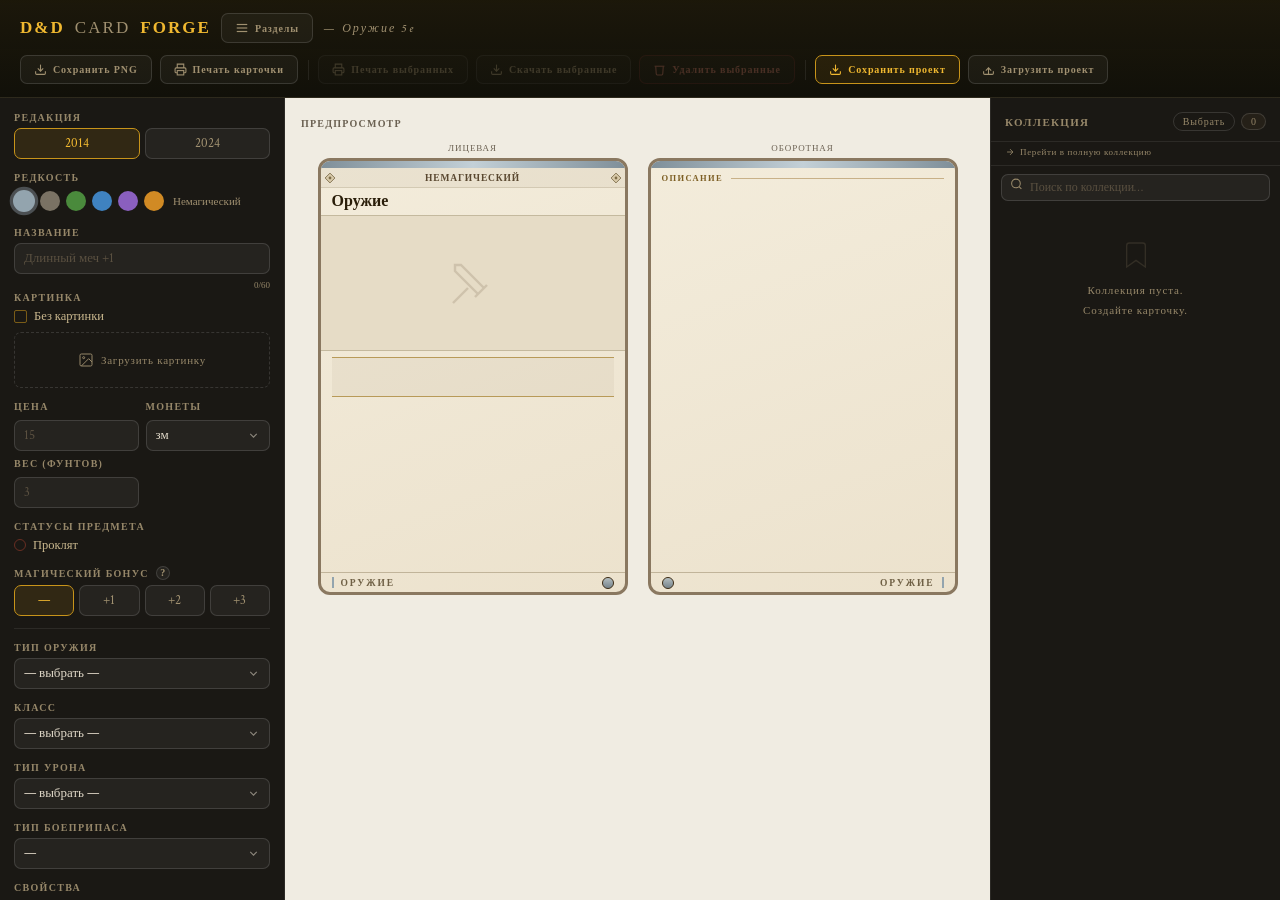
<file: weapon-2014.html>
<!DOCTYPE html>
<html lang="ru">
<head>
<meta charset="UTF-8"/>
<title>D&amp;D Card Forge — Оружие 5e</title>
<link rel="canonical" href="https://iuchar.github.io/dnd-card-forge/weapon.html"/>
<meta http-equiv="refresh" content="0;url=weapon.html?ed=2014"/>
<script>location.replace('weapon.html?ed=2014');</script>
</head>
<body>
<p style="font-family:Georgia,serif;padding:24px;">Страница переехала: <a href="weapon.html?ed=2014">генератор оружия</a>.</p>
</body>
</html>
</file>
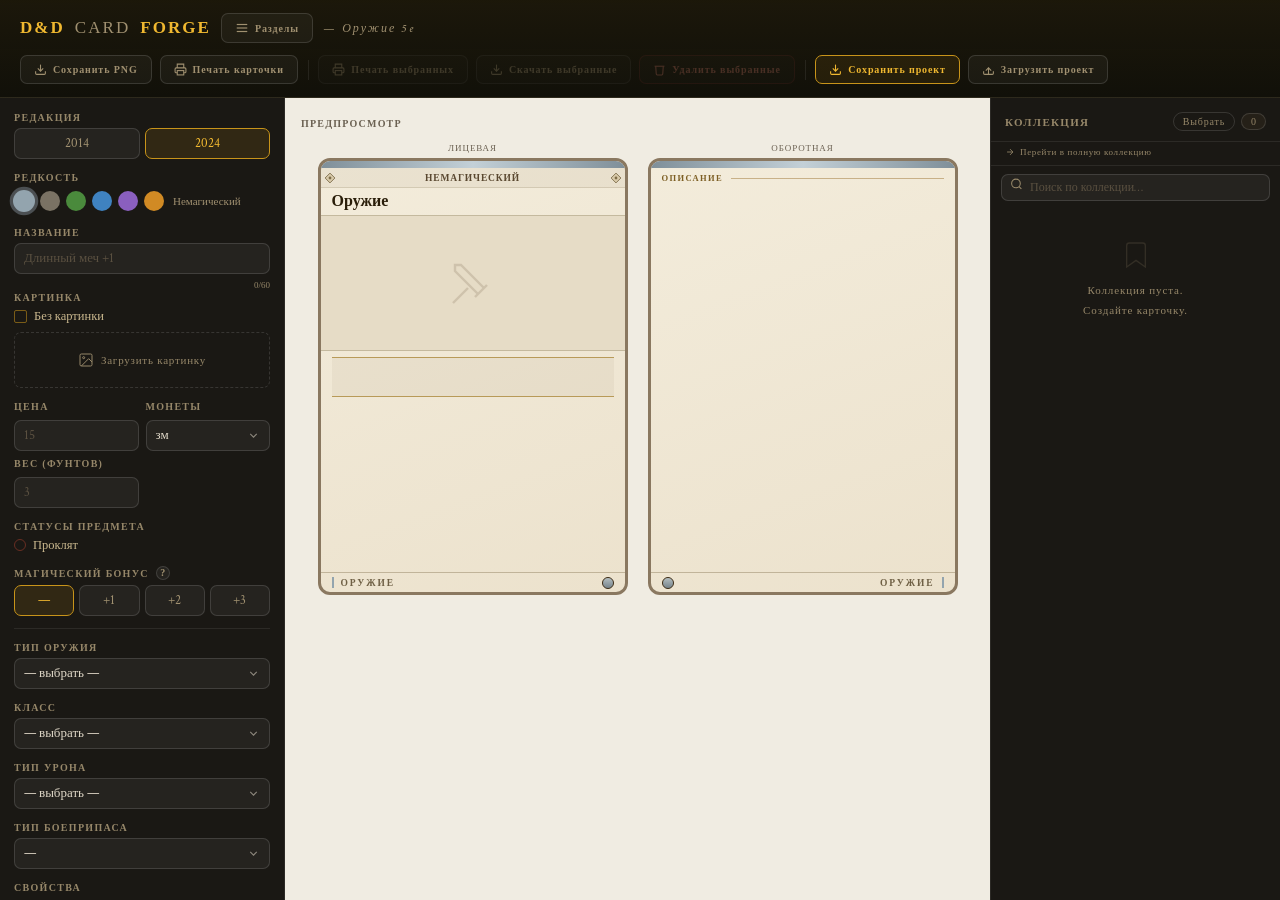
<file: weapon-2024.html>
<!DOCTYPE html>
<html lang="ru">
<head>
<meta charset="UTF-8"/>
<title>D&amp;D Card Forge — Оружие 5e</title>
<link rel="canonical" href="https://iuchar.github.io/dnd-card-forge/weapon.html"/>
<meta http-equiv="refresh" content="0;url=weapon.html?ed=2024"/>
<script>location.replace('weapon.html?ed=2024');</script>
</head>
<body>
<p style="font-family:Georgia,serif;padding:24px;">Страница переехала: <a href="weapon.html?ed=2024">генератор оружия</a>.</p>
</body>
</html>
</file>
<file: mobile.css>
/* ============================================================
   mobile.css — адаптив для узких экранов (телефоны/планшеты)
   Подход: стекирование панелей + вертикальная прокрутка.
   Подключается ПОСЛЕ инлайнового <style>, поэтому переопределяет
   десктопные правила при равной специфичности.
   ============================================================ */

/* === Общий компонент (не мобильный): вторичная кнопка
   «Создать как новую» в режиме редактирования карточки === */
.btn-build-alt{width:100%;padding:8px;margin-top:6px;font-family:'Times New Roman',Times,serif;font-size:11px;font-weight:600;letter-spacing:.08em;cursor:pointer;border:1px solid var(--border2);border-radius:var(--r,10px);background:rgba(255,255,255,.04);color:var(--text2);transition:all .14s;}
.btn-build-alt:hover{background:rgba(255,255,255,.09);color:var(--text);}

@media (max-width: 820px) {

  /* --- 1. Фундамент: разрешить прокрутку страницы --- */
  html, body {
    overflow: auto !important;
    height: auto !important;
  }

  /* --- 2. Три панели -> вертикальная лента --- */
  .layout {
    flex-direction: column;
    overflow: visible;
    min-height: 0;
  }
  .sb,
  .cv,
  .coll-panel {
    width: 100% !important;
    flex: none !important;
  }
  /* боковые рамки -> нижние разделители при стекировании */
  .sb { border-right: none; border-bottom: 0.5px solid var(--border); }
  .coll-panel { border-left: none; border-top: 0.5px solid var(--border); }
  /* убрать внутренние скроллы панелей — скроллит вся страница */
  .sb { overflow-y: visible; }
  .cv { overflow: visible; }
  .coll-list { overflow-y: visible; }

  /* центр (превью) — не на всю высоту экрана, по контенту */
  .cv { padding: 16px 12px 24px; }

  /* --- 3. Превью: лицевая + оборотная друг под другом --- */
  .cards-row {
    flex-direction: column;
    align-items: center;
    gap: 18px;
  }

  /* --- 4. Шапка компактнее --- */
  .header { padding: 10px 12px; gap: 8px; }
  .header-btns { gap: 6px; }
  .hbtn, .nav-toggle { padding: 6px 10px; }
  /* логотип на 1-й строке, «Разделы» + название страницы — на 2-й */
  .logo { flex-wrap: wrap; }
  .logo-brand { flex-basis: 100%; }

  /* --- 5. Модалки в размер экрана --- */
  .crop-modal { width: 95vw; padding: 16px; }
  /* .conf-modal — у генераторов, .conf-box — у галерей: две разные модалки
     подтверждения с одинаковым видом. Правило было только для первой, и на
     экране 320px галерейная упиралась своими 290px в края без полей. */
  .conf-modal, .conf-box { width: 90vw; max-width: 320px; }

  /* --- 7. UX-мелочи --- */
  /* инпуты >=16px — иначе iOS зумит страницу при фокусе */
  .si, .coll-search, .filter-search { font-size: 16px; }
  /* коллекция: секции не ограничиваем по высоте (страница и так скроллит) */
  .coll-sect-body { max-height: none; overflow: visible; }

  /* --- Галереи (collection / templates) --- */
  /* внутренний скролл сетки -> скролл всей страницы */
  .pg-layout { overflow: visible; min-height: 0; }
  .grid-wrap { overflow: visible; }
  .grid-area { padding: 14px 10px; gap: 12px; }
}

/* Очень узкие экраны (компактные телефоны) */
@media (max-width: 400px) {
  .cards-row { gap: 14px; }
  .cv { padding: 12px 8px 20px; }
}

/* --- Touch-таргеты (аудит 2026-07-02): интерактив ~40-44px на мобильных --- */
@media (max-width: 820px) {
  .hbtn { min-height: 40px; }
  .nav-toggle { min-height: 40px; }
  .cs-btn { min-height: 44px; }
  .cs-opt { min-height: 40px; display: flex; align-items: center; }
  .fdd { min-height: 40px; }
  .fdd-opt { min-height: 40px; }
  .fdd-pedal { min-height: 36px; }
  input.si { min-height: 44px; }
  .pcb { padding: 8px 0; }
  .pcb input[type=checkbox] { width: 18px; height: 18px; }
  .rprow { gap: 12px; }
  .rp { width: 30px; height: 30px; position: relative; }
  /* невидимая зона нажатия до ~44px */
  .rp::after { content: ''; position: absolute; inset: -7px; border-radius: 50%; }
}

/* --- Галереи: строка статистики («Оружие: 2 · Доспехи: 1 …») переносится,
   а не растягивает фильтр-бар в горизонтальный скролл --- */
@media (max-width: 820px) {
  .filter-stats { white-space: normal; width: 100%; margin-left: 0; line-height: 1.7; }
}
</file>
